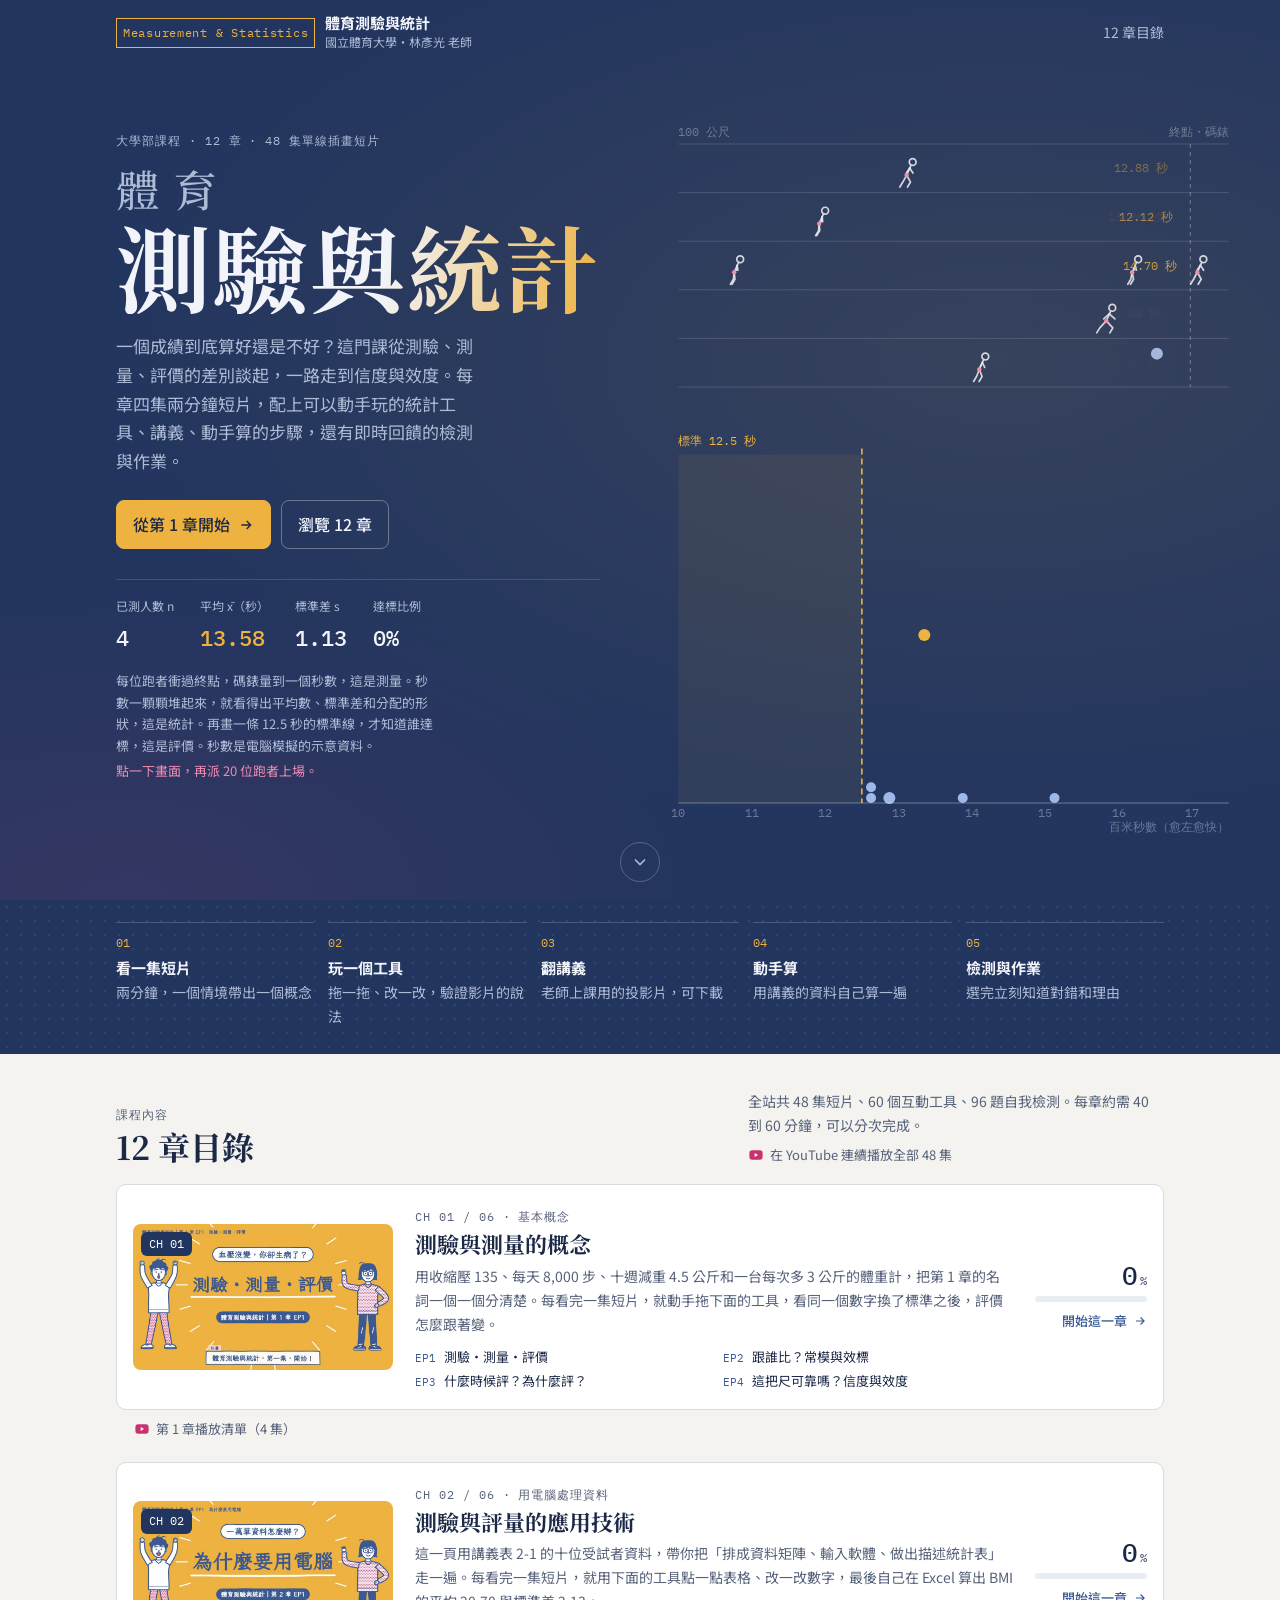
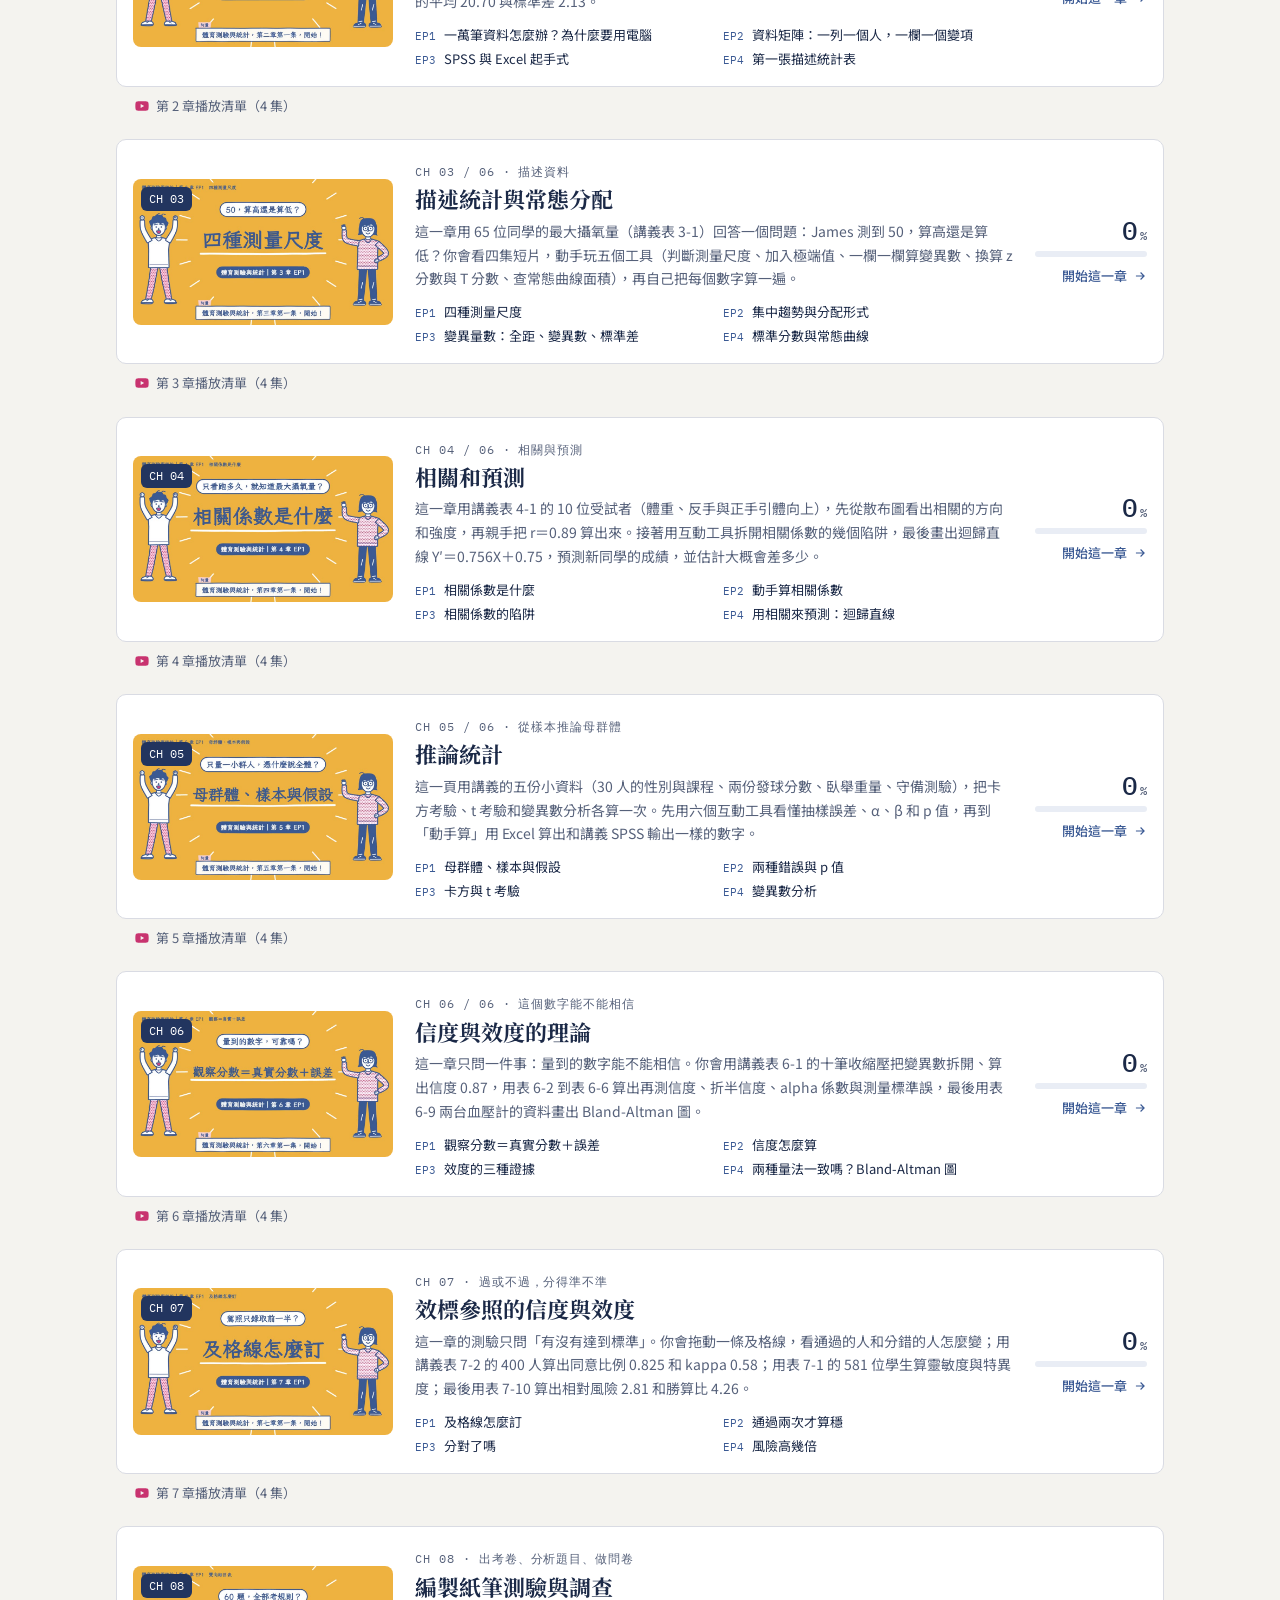
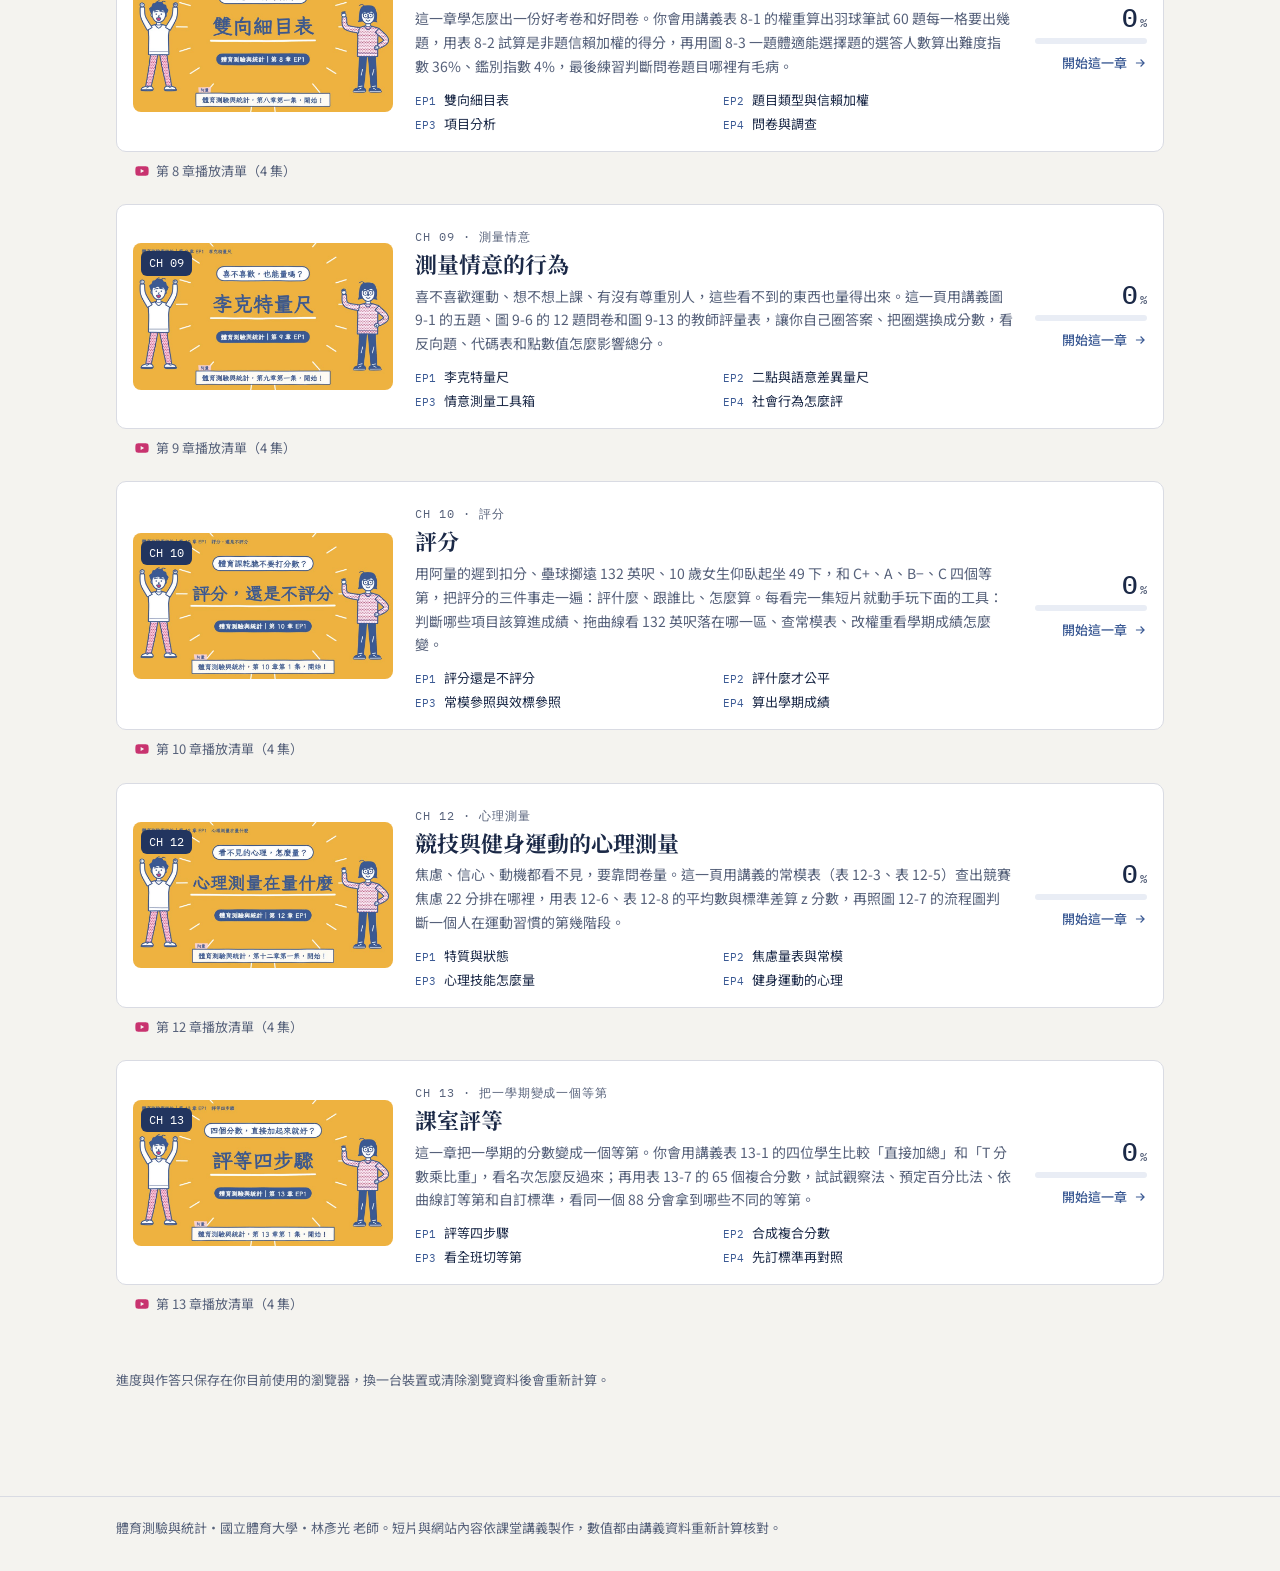
<file: index.html>
<!doctype html>
<html lang="zh-Hant"><head><meta charset="utf-8"><meta name="viewport" content="width=device-width,initial-scale=1,viewport-fit=cover">
<title>體育測驗與統計</title>
<meta name="description" content="國立體育大學「體育測驗與統計」自學網站：十二章、48 集短片、互動統計工具、講義、檢測與作業。">
<link rel="preconnect" href="https://fonts.googleapis.com">
<link rel="preconnect" href="https://fonts.gstatic.com" crossorigin>
<link rel="stylesheet" href="https://fonts.googleapis.com/css2?family=IBM+Plex+Mono:wght@400;500&family=Noto+Sans+TC:wght@400;500;700&family=Noto+Serif+TC:wght@600;700&display=swap">
<style>
body{margin:0}img{max-width:100%}[hidden]{display:none!important}

/* Layout: one chapter, five stages as tabs under a sticky bar; each stage is one focused page with prev/next. Paper ground, deep-teal ink, two analytic marks (teal = mean, amber = median). */
:root{
  --bg:#F5F4EE; --surface:#FFFFFF; --ink:#152826; --muted:#566865; --line:#D8DCD4;
  --accent:#0B7A80; --accent-ink:#FFFFFF; --amber:#B4530A; --soft:#E7EEEB;
  --ok:#1E7B45; --bad:#B42318; --band:#163533; --band-ink:#E8F1EE; --band-muted:#9FBDB7;
  --display:"Noto Serif TC","Songti TC","PMingLiU",serif;
  --body:"Noto Sans TC","PingFang TC","Microsoft JhengHei",system-ui,sans-serif;
  --mono:"IBM Plex Mono",ui-monospace,"SFMono-Regular",Menlo,monospace;
  --r:10px;
}
@media (prefers-color-scheme: dark){:root:not([data-theme="light"]){
  --bg:#0E1716; --surface:#152220; --ink:#E4ECE9; --muted:#9AAEA9; --line:#2B3B38;
  --accent:#45C1C6; --accent-ink:#04201F; --amber:#F0A24A; --soft:#1B2C2A;
  --ok:#5BC98A; --bad:#F2877D; --band:#0A2321; --band-ink:#DDEBE7; --band-muted:#86A8A2; color-scheme:dark}}
:root[data-theme="dark"]{
  --bg:#0E1716; --surface:#152220; --ink:#E4ECE9; --muted:#9AAEA9; --line:#2B3B38;
  --accent:#45C1C6; --accent-ink:#04201F; --amber:#F0A24A; --soft:#1B2C2A;
  --ok:#5BC98A; --bad:#F2877D; --band:#0A2321; --band-ink:#DDEBE7; --band-muted:#86A8A2; color-scheme:dark}
*{box-sizing:border-box}
body{background:var(--bg);color:var(--ink);font-family:var(--body);font-size:16px;line-height:1.7;-webkit-font-smoothing:antialiased;overflow-wrap:break-word}
.hero>*,.top>*,.concept>*,.guide-layout>*{min-width:0}
body::before{content:"";position:fixed;inset:0 0 auto;height:env(safe-area-inset-top,0px);z-index:30;background:var(--band)}
a{color:var(--accent)}
button{font:inherit;cursor:pointer;color:inherit}
:focus-visible{outline:2px solid var(--accent);outline-offset:2px;border-radius:4px}
h1,h2,h3,h4{text-wrap:balance;margin:0}
.wrap{max-width:1080px;margin:0 auto;padding-left:max(16px,env(safe-area-inset-left,0px));padding-right:max(16px,env(safe-area-inset-right,0px))}
.mono{font-family:var(--mono);font-variant-numeric:tabular-nums}
.label{font-family:var(--mono);font-size:12px;letter-spacing:.08em;text-transform:uppercase;color:var(--muted)}

/* top band */
.band{background:var(--band);color:var(--band-ink)}
.top{display:flex;align-items:center;gap:16px;padding-block:14px;flex-wrap:wrap}
.brand{display:flex;align-items:center;gap:10px;margin-right:auto}
.brand-mark{font-family:var(--mono);font-size:12px;border:1px solid var(--band-muted);padding:4px 6px;letter-spacing:.06em}
.brand strong{display:block;font-size:15px;line-height:1.2}
.brand small{display:block;font-size:12px;color:var(--band-muted)}
.meter{display:flex;align-items:center;gap:10px;font-size:13px;color:var(--band-muted)}
.meter-track{width:140px;height:6px;background:rgba(255,255,255,.14);border-radius:3px;overflow:hidden}
.meter-fill{height:100%;background:var(--band-ink);width:0;transition:width .3s ease}
.meter b{color:var(--band-ink);font-family:var(--mono);font-weight:500}
.hero{padding-block:28px 34px;display:grid;grid-template-columns:minmax(0,1.6fr) minmax(0,1fr);gap:32px;align-items:end}
.hero .label{color:var(--band-muted)}
.hero h1{font-family:var(--display);font-size:clamp(28px,4.4vw,44px);line-height:1.2;margin:8px 0 10px;font-weight:700}
.hero p{margin:0;color:var(--band-muted);max-width:56ch}
.hero ul{list-style:none;margin:0;padding:0;display:grid;gap:8px;font-size:14px}
.hero li{display:flex;gap:10px;align-items:baseline;border-top:1px solid rgba(255,255,255,.12);padding-top:8px}
.hero li span{font-family:var(--mono);font-size:12px;color:var(--band-muted)}
.facts{display:flex;flex-wrap:wrap;gap:6px 18px;margin-top:16px;font-size:13px;color:var(--band-muted)}
.facts b{color:var(--band-ink);font-family:var(--mono);font-weight:500}

/* stage bar */
.stagebar{position:sticky;top:env(safe-area-inset-top,0px);z-index:20;background:var(--bg);border-bottom:1px solid var(--line)}
.stages{display:flex;gap:4px;overflow-x:auto;scrollbar-width:none;padding-block:8px}
.stages::-webkit-scrollbar{display:none}
.stage-tab{flex:0 0 auto;display:flex;align-items:center;gap:8px;border:1px solid transparent;background:none;padding:8px 12px;border-radius:8px;font-size:15px;color:var(--muted);transition:background .2s,color .2s}
.stage-tab:hover{background:var(--soft);color:var(--ink)}
.stage-tab[aria-current="page"]{background:var(--surface);border-color:var(--line);color:var(--ink);font-weight:700}
.stage-tab .n{font-family:var(--mono);font-size:12px;width:22px;height:22px;border-radius:50%;display:grid;place-items:center;border:1px solid var(--line)}
.stage-tab.done .n{background:var(--ok);border-color:var(--ok);color:var(--bg)}

main{padding-block:28px 64px}
.stage{display:grid;gap:28px}
.stage[hidden]{display:none}
.stage-head h2{font-family:var(--display);font-size:clamp(24px,3.2vw,32px);line-height:1.25;margin-top:4px}
.stage-head p{margin:8px 0 0;color:var(--muted);max-width:65ch}
.panel{background:var(--surface);border:1px solid var(--line);border-radius:var(--r);padding:20px}
.panel h3{font-size:18px;margin-bottom:6px}
.prose{max-width:68ch}
.prose p{margin:0 0 10px}
.btn{display:inline-flex;align-items:center;gap:8px;border-radius:8px;padding:10px 16px;font-weight:500;border:1px solid var(--line);background:var(--surface);transition:background .2s,border-color .2s,transform .2s}
.btn:hover{border-color:var(--accent)}
.btn.primary{background:var(--accent);border-color:var(--accent);color:var(--accent-ink)}
.btn.primary:hover{transform:translateY(-1px)}
.btn[disabled]{opacity:.5;cursor:not-allowed;transform:none}
.btn svg{width:16px;height:16px;flex:0 0 auto}
.pager{display:flex;justify-content:space-between;gap:12px;flex-wrap:wrap;border-top:1px solid var(--line);padding-top:20px}
.seg{display:inline-flex;border:1px solid var(--line);border-radius:8px;overflow:hidden;background:var(--surface)}
.seg button{border:0;background:none;padding:7px 12px;font-size:14px;color:var(--muted);transition:background .2s,color .2s}
.seg button[aria-pressed="true"]{background:var(--ink);color:var(--bg)}
.controls{display:flex;flex-wrap:wrap;gap:10px 16px;align-items:center}
.controls label{font-size:14px;color:var(--muted);display:flex;gap:8px;align-items:center}
input[type=range]{accent-color:var(--accent)}

/* videos */
.videos{display:grid;grid-template-columns:repeat(3,minmax(0,1fr));gap:16px}
.video{display:flex;flex-direction:column;background:var(--surface);border:1px solid var(--line);border-radius:var(--r);overflow:hidden}
.video .thumb{position:relative;display:block;aspect-ratio:16/9;max-width:100%;background:var(--soft)}
.video .thumb img{width:100%;height:100%;object-fit:cover;display:block}
.video .play{position:absolute;inset:auto 12px 12px auto;width:44px;height:44px;border-radius:50%;background:rgba(10,20,20,.78);display:grid;place-items:center;transition:transform .2s}
.video .thumb:hover .play{transform:translateY(-2px)}
.video .play svg{width:18px;height:18px;fill:#fff;margin-left:3px}
.video .seen{position:absolute;left:10px;top:10px;font-size:12px;background:var(--ok);color:var(--bg);padding:2px 8px;border-radius:20px}
.video .body{padding:14px 16px 16px;display:flex;flex-direction:column;gap:8px;flex:1}
.video h3{font-size:16px;line-height:1.4}
.video p{margin:0;font-size:14px;color:var(--muted)}
.chips{list-style:none;margin:4px 0 0;padding:0;display:grid;gap:2px}
.chips a{display:grid;grid-template-columns:44px 1fr;gap:8px;text-decoration:none;color:var(--ink);font-size:13px;padding:4px 6px;border-radius:6px;transition:background .2s}
.chips a:hover{background:var(--soft)}
.chips .t{font-family:var(--mono);color:var(--accent)}
.note{font-size:13px;color:var(--muted)}

/* concepts */
.concept{display:grid;grid-template-columns:minmax(0,300px) minmax(0,1fr);gap:24px;align-items:start}
.concept-text .num{font-family:var(--mono);font-size:12px;color:var(--accent);letter-spacing:.06em}
.concept-text h3{font-family:var(--display);font-size:22px;margin:4px 0 8px}
.concept-text p{margin:0 0 10px;color:var(--ink)}
.concept-text .tip{font-size:14px;color:var(--muted);border-left:2px solid var(--line);padding-left:12px}
.widget{background:var(--surface);border:1px solid var(--line);border-radius:var(--r);padding:16px;display:grid;gap:12px;min-width:0}
.widget-title{display:flex;justify-content:space-between;gap:12px;flex-wrap:wrap;align-items:baseline}
.widget-title strong{font-size:15px}
.chart{width:100%;overflow-x:auto}
.chart svg{display:block;width:100%;height:auto;min-width:300px}
.chart text{fill:var(--muted);font-family:var(--mono);font-size:11px}
.chart .axis{stroke:var(--line)}
.chart .grid{stroke:var(--line);stroke-dasharray:2 4}
.chart .bar{fill:var(--accent);opacity:.28}
.chart .bar:hover{opacity:.45}
.chart .mean{stroke:var(--accent);stroke-width:2;stroke-dasharray:6 4}
.chart .median{stroke:var(--amber);stroke-width:2}
.chart .meanlab{fill:var(--accent);font-weight:500}
.chart .medlab{fill:var(--amber);font-weight:500}
.chart .box{fill:var(--soft);stroke:var(--ink);stroke-width:1.2}
.chart .whisk{stroke:var(--ink);stroke-width:1.2}
.chart .out{fill:var(--surface);stroke:var(--ink);stroke-width:1.2;cursor:pointer}
.chart .out.ext{fill:var(--ink)}
.chart .out:hover,.chart .out.sel{stroke:var(--amber);stroke-width:2.5}
.chart .grp{fill:var(--ink);font-size:12px}
.chart .dot{fill:var(--ink);cursor:grab;transition:fill .15s}
.chart .dot:hover,.chart .dot.active{fill:var(--amber)}
.chart .iqr{fill:var(--amber);opacity:.12}
.stats{display:grid;grid-template-columns:repeat(auto-fit,minmax(92px,1fr));gap:8px}
.stat{border-top:1px solid var(--line);padding-top:6px}
.stat span{display:block;font-size:12px;color:var(--muted)}
.stat b{font-family:var(--mono);font-weight:500;font-size:16px;font-variant-numeric:tabular-nums}
.stat.mean b{color:var(--accent)} .stat.med b{color:var(--amber)}
.readout{font-size:14px;background:var(--soft);border-radius:8px;padding:10px 12px;margin:0}
.tbl-wrap{overflow-x:auto}
table{border-collapse:collapse;width:100%;font-size:14px}
th,td{text-align:left;padding:7px 10px;border-bottom:1px solid var(--line);white-space:nowrap}
th{font-weight:500;color:var(--muted);font-size:13px}
td.n{font-family:var(--mono);font-variant-numeric:tabular-nums;text-align:right}
th.n{text-align:right}
.example{background:var(--band);color:var(--band-ink);border-radius:var(--r);padding:20px 22px;display:grid;gap:6px}
.example .label{color:var(--band-muted)}
.example p{margin:0;max-width:70ch}

/* slides */
.viewer{display:grid;gap:12px}
.slide-frame{position:relative;background:var(--surface);border:1px solid var(--line);border-radius:var(--r);overflow:hidden;aspect-ratio:16/9;max-width:100%}
.slide-frame img{width:100%;height:100%;object-fit:contain;display:block}
.slide-nav{display:flex;align-items:center;gap:10px;flex-wrap:wrap}
.slide-nav .count{font-family:var(--mono);font-size:14px;margin-right:auto}
.strip{display:flex;gap:8px;overflow-x:auto;padding-bottom:6px}
.strip button{flex:0 0 auto;width:112px;border:2px solid transparent;border-radius:6px;padding:0;background:var(--surface);overflow:hidden;opacity:.7;transition:opacity .2s,border-color .2s}
.strip button img{display:block;width:100%;aspect-ratio:16/9;object-fit:cover}
.strip button[aria-current="true"]{border-color:var(--accent);opacity:1}
.strip button:hover{opacity:1}
.dl-row{display:flex;flex-wrap:wrap;gap:10px}

/* spss */
.files{display:grid;grid-template-columns:repeat(auto-fill,minmax(250px,1fr));gap:10px}
.file{display:flex;gap:12px;align-items:flex-start;border:1px solid var(--line);border-radius:8px;padding:12px;background:var(--surface)}
.file .ext{font-family:var(--mono);font-size:11px;border:1px solid var(--line);border-radius:4px;padding:2px 5px;color:var(--muted);flex:0 0 auto;margin-top:2px}
.file div{min-width:0;flex:1}
.file strong{display:block;font-size:14px;font-weight:500;line-height:1.45}
.file small{display:block;font-size:12px;color:var(--muted);word-break:break-all}
.file button{margin-top:6px;border:0;background:none;color:var(--accent);padding:0;font-size:13px;font-weight:500}
.file .inzip{margin-top:6px;font-size:12px;color:var(--muted)}
.guide-layout{display:grid;grid-template-columns:220px minmax(0,1fr);gap:28px;align-items:start}
.toc{position:sticky;top:calc(env(safe-area-inset-top,0px) + 70px);display:grid;gap:2px;font-size:14px}
.toc a{display:flex;gap:8px;text-decoration:none;color:var(--muted);padding:6px 8px;border-radius:6px;transition:background .2s,color .2s}
.toc a:hover{background:var(--soft);color:var(--ink)}
.toc a.done{color:var(--ok)}
.toc a .ck{width:14px;flex:0 0 auto}
.sec{border:1px solid var(--line);border-radius:var(--r);background:var(--surface);margin-bottom:12px;scroll-margin-top:80px}
.sec>summary{list-style:none;cursor:pointer;padding:16px 18px;display:flex;gap:12px;align-items:center;font-weight:700;font-size:17px}
.sec>summary::-webkit-details-marker{display:none}
.sec>summary .chev{margin-left:auto;transition:transform .2s;width:18px;height:18px;flex:0 0 auto}
.sec[open]>summary .chev{transform:rotate(180deg)}
.sec>summary .badge{font-size:12px;font-weight:500;color:var(--ok);font-family:var(--mono)}
.sec-body{padding:0 18px 18px;border-top:1px solid var(--line)}
.sec-body h3{font-size:17px;margin:22px 0 8px}
.sec-body h4{font-size:15px;margin:18px 0 6px;color:var(--accent)}
.sec-body p,.sec-body li{max-width:72ch}
.sec-body p{margin:0 0 10px}
.sec-body ol,.sec-body ul{margin:0 0 10px;padding-left:22px}
.sec-body code{font-family:var(--mono);font-size:.88em;background:var(--soft);padding:1px 5px;border-radius:4px}
.code{position:relative;background:var(--band);color:var(--band-ink);border-radius:8px;padding:14px 16px;margin:6px 0 12px;overflow-x:auto}
.code pre{margin:0;font-family:var(--mono);font-size:13px;line-height:1.6}
.code button{position:absolute;right:8px;top:8px;font-size:12px;border:1px solid var(--band-muted);background:none;color:var(--band-ink);border-radius:6px;padding:2px 8px}
figure{margin:8px 0 16px}
figure img{display:block;max-width:100%;height:auto;border:1px solid var(--line);border-radius:6px;cursor:zoom-in;background:var(--soft)}
figcaption{font-size:13px;color:var(--muted);margin-top:6px}
.borrowed{font-size:12px;color:var(--amber);margin:0 0 6px}
.sec-done{display:flex;justify-content:flex-end;margin-top:12px}
.slideref{border:1px solid var(--line);border-left:3px solid var(--amber);border-radius:0 8px 8px 0;background:var(--soft);padding:12px 14px;margin:6px 0 14px;display:grid;gap:8px}
.slideref .label{color:var(--amber)}
.slideref p{margin:0;font-size:14px}
.slideref .pics{display:grid;grid-template-columns:repeat(auto-fit,minmax(220px,1fr));gap:10px}
.slideref figure{margin:0}
.slideref img{border-radius:4px}
.slideref figcaption{display:flex;justify-content:space-between;gap:8px}
.slideref figcaption a{font-size:13px}
.lightbox{position:fixed;inset:0;z-index:50;background:rgba(5,12,12,.86);display:grid;place-items:center;padding:max(16px,env(safe-area-inset-top,0px)) max(16px,env(safe-area-inset-right,0px)) max(16px,env(safe-area-inset-bottom,0px)) max(16px,env(safe-area-inset-left,0px))}
.lightbox img{max-width:100%;max-height:85vh;border-radius:6px;background:#fff}
.lightbox p{color:#e8f1ee;font-size:14px;margin:10px 0 0;text-align:center}
.lightbox button{position:absolute;top:calc(env(safe-area-inset-top,0px) + 12px);right:calc(env(safe-area-inset-right,0px) + 12px);background:rgba(255,255,255,.12);border:0;color:#fff;border-radius:8px;padding:8px 12px}

/* quiz & homework */
.qlist{display:grid;gap:14px}
.q{background:var(--surface);border:1px solid var(--line);border-radius:var(--r);padding:18px;display:grid;gap:10px}
.q legend,.q .prompt{font-weight:500;font-size:16px;padding:0;display:flex;gap:10px}
.q .qn{font-family:var(--mono);font-size:13px;color:var(--accent);flex:0 0 auto;padding-top:2px}
fieldset.q{margin:0;min-width:0}
.opts{display:grid;gap:6px}
.opt{display:flex;gap:10px;align-items:flex-start;border:1px solid var(--line);border-radius:8px;padding:9px 12px;cursor:pointer;transition:border-color .2s,background .2s}
.opt:hover{border-color:var(--accent)}
.opt input{margin-top:5px;accent-color:var(--accent)}
.opt.right{border-color:var(--ok);background:color-mix(in srgb,var(--ok) 10%,transparent)}
.opt.wrong{border-color:var(--bad);background:color-mix(in srgb,var(--bad) 8%,transparent)}
.fb{border-radius:8px;padding:10px 12px;font-size:14px;margin:0}
.fb.ok{background:color-mix(in srgb,var(--ok) 12%,transparent)}
.fb.no{background:color-mix(in srgb,var(--bad) 10%,transparent)}
.fb b{display:block;margin-bottom:2px}
.fb.ok b{color:var(--ok)} .fb.no b{color:var(--bad)}
.numrow{display:flex;gap:8px;flex-wrap:wrap;align-items:center}
.numrow input{font:inherit;font-family:var(--mono);width:160px;padding:8px 10px;border:1px solid var(--line);border-radius:8px;background:var(--bg);color:var(--ink)}
textarea{font:inherit;width:100%;min-height:120px;padding:10px 12px;border:1px solid var(--line);border-radius:8px;background:var(--bg);color:var(--ink);resize:vertical}
textarea:focus,.numrow input:focus{outline:none;border-color:var(--accent);box-shadow:0 0 0 3px color-mix(in srgb,var(--accent) 20%,transparent)}
.ref{border-left:3px solid var(--accent);background:var(--soft);border-radius:0 8px 8px 0;padding:12px 14px;font-size:14px}
.ref h4{font-size:14px;margin-bottom:6px;color:var(--accent)}
.ref p{margin:0 0 6px}
.ref table{font-size:13px;background:var(--surface)}
.score{display:flex;gap:16px;align-items:center;flex-wrap:wrap}
.score b{font-family:var(--mono);font-size:28px;font-weight:500}
.status-line{font-size:13px;color:var(--muted)}
.confirm{display:inline-flex;gap:8px;align-items:center;font-size:14px}
.toast{position:fixed;left:50%;bottom:calc(env(safe-area-inset-bottom,0px) + 20px);transform:translateX(-50%);background:var(--ink);color:var(--bg);padding:10px 16px;border-radius:8px;font-size:14px;z-index:60;max-width:calc(100% - 32px)}
footer{border-top:1px solid var(--line);padding-block:20px 32px;font-size:13px;color:var(--muted)}

@media (max-width:860px){
  .hero{grid-template-columns:1fr;gap:20px}
  .videos{grid-template-columns:1fr}
  .concept{grid-template-columns:1fr}
  .guide-layout{grid-template-columns:1fr}
  .toc{position:static;grid-template-columns:repeat(auto-fill,minmax(150px,1fr))}
  .meter-track{width:90px}
}
@media (prefers-reduced-motion:reduce){*{transition:none!important;scroll-behavior:auto!important}}

.chapnav{display:flex;gap:4px;flex-wrap:wrap;align-items:center;padding-bottom:4px}
.chapnav a,.chapnav span{font-family:var(--mono);font-size:12px;text-decoration:none;color:var(--band-muted);border:1px solid rgba(255,255,255,.14);border-radius:6px;padding:3px 7px;transition:color .2s,border-color .2s}
.chapnav a:hover{color:var(--band-ink);border-color:var(--band-muted)}
.chapnav .cur{color:var(--band);background:var(--band-ink);border-color:var(--band-ink)}
.chapnav .home{font-family:var(--body);font-size:13px}
.concept.solo{grid-template-columns:minmax(0,1fr)}
.concept.solo .concept-text{max-width:68ch}
.ct{border-collapse:separate;border-spacing:0;font-size:14px;width:auto;min-width:100%}
.ct th,.ct td{border-bottom:1px solid var(--line);padding:8px 10px;text-align:right;white-space:nowrap}
.ct th:first-child,.ct td:first-child{text-align:left}
.ct td.cell{cursor:pointer;font-family:var(--mono);transition:background .2s}
.ct td.cell:hover{background:var(--soft)}
.ct td.num,.ct td.tot{font-family:var(--mono)}
.ct .hl-num{background:color-mix(in srgb,var(--accent) 22%,transparent);font-weight:700}
.ct .hl-den{background:color-mix(in srgb,var(--amber) 16%,transparent)}
.ct input{width:72px;font:inherit;font-family:var(--mono);text-align:right;padding:5px 7px;border:1px solid var(--line);border-radius:6px;background:var(--bg);color:var(--ink)}
.ct .exp{display:block;font-size:11px;color:var(--muted)}
.ct .exp.low{color:var(--bad);font-weight:700}
.frac{font-family:var(--mono);font-size:18px}
.frac b{color:var(--accent);font-weight:500}
.frac i{font-style:normal;color:var(--amber)}
.slider-row{display:grid;grid-template-columns:repeat(auto-fit,minmax(170px,1fr));gap:8px 18px}
.slider-row label{display:grid;gap:2px;font-size:13px;color:var(--muted)}
.slider-row label span{display:flex;justify-content:space-between}
.slider-row label b{font-family:var(--mono);font-weight:500;color:var(--ink)}
.slider-row input[type=range]{width:100%}
.chart .area-p{fill:var(--accent);opacity:.35}
.chart .area-r{fill:var(--amber);opacity:.18}
.chart .curve{fill:none;stroke:var(--ink);stroke-width:1.6}
.chart .curve2{fill:none;stroke:var(--amber);stroke-width:1.6}
.chart .curve3{fill:none;stroke:var(--accent);stroke-width:1.6}
.chart .zline{stroke:var(--ink);stroke-width:2}
.chart .bar2{fill:var(--amber);opacity:.55}
.chart .bar.sel,.chart .bar.ext{opacity:.8}
.chart .bar2.sel{opacity:.95}
.chart .ci-hit{stroke:var(--accent);stroke-width:1.6}
.chart .ci-miss{stroke:var(--amber);stroke-width:2.4}
.chart .ptA{fill:var(--accent)}
.chart .ptB{fill:var(--amber)}
.chart .ptN{fill:var(--ink);opacity:.55}
.chart .fit{stroke:var(--ink);stroke-width:2}
.chart .fitA{stroke:var(--accent);stroke-width:2}
.chart .fitB{stroke:var(--amber);stroke-width:2}
.chart .drag{cursor:grab}
.decision{font-weight:700}
.decision.rej{color:var(--accent)} .decision.keep{color:var(--amber)}
.legend{display:flex;gap:14px;flex-wrap:wrap;font-size:13px;color:var(--muted)}
.legend i{display:inline-block;width:12px;height:12px;border-radius:2px;margin-right:6px;vertical-align:-1px}
.num-in{width:96px;font:inherit;font-variant-numeric:tabular-nums;padding:6px 8px;border:1px solid var(--line);border-radius:6px;background:var(--surface);color:var(--ink)}
.num-in:focus{outline:2px solid var(--accent);outline-offset:1px}
.in-row{display:flex;flex-wrap:wrap;gap:10px 18px;align-items:center;margin:10px 0}
.in-row label{display:flex;align-items:center;gap:8px}
.in-row .btn{padding:5px 10px;font-size:13px}
.area-q{fill:var(--amber);opacity:.4}

/* ===== 體育測驗與統計：沿用短片的配色（海軍藍單線、粉紅、芥末黃、米白紙） ===== */
:root{
  --bg:#F4F3EF; --surface:#FFFFFF; --ink:#1B2947; --muted:#56617A; --line:#D9DBE3;
  --accent:#3B5A94; --accent-ink:#FFFFFF; --amber:#C8336F; --soft:#E9EDF5;
  --ok:#1E7B45; --bad:#B42318; --band:#22355F; --band-ink:#F2F4FA; --band-muted:#AEBBD6;
  --mustard:#EDB23F; --pink:#D6457F;
}
@media (prefers-color-scheme: dark){:root:not([data-theme="light"]){
  --bg:#0F1524; --surface:#172036; --ink:#E6EAF4; --muted:#9BA6C0; --line:#2B3654;
  --accent:#8FB0EE; --accent-ink:#0B1530; --amber:#F08BB3; --soft:#1D2843;
  --ok:#5BC98A; --bad:#F2877D; --band:#141D36; --band-ink:#E3E9F7; --band-muted:#8E9DC0; color-scheme:dark}}
:root[data-theme="dark"]{
  --bg:#0F1524; --surface:#172036; --ink:#E6EAF4; --muted:#9BA6C0; --line:#2B3654;
  --accent:#8FB0EE; --accent-ink:#0B1530; --amber:#F08BB3; --soft:#1D2843;
  --ok:#5BC98A; --bad:#F2877D; --band:#141D36; --band-ink:#E3E9F7; --band-muted:#8E9DC0; color-scheme:dark}
.band{background-image:radial-gradient(rgba(255,255,255,.07) 1.4px,transparent 1.6px);background-size:14px 14px}
.brand-mark{border-color:var(--mustard);color:var(--mustard)}
.meter-fill{background:var(--mustard)}
.chapnav .cur{background:var(--mustard);border-color:var(--mustard);color:#1B2947}
.hero li span{color:var(--mustard)}

/* 影片直接在頁面播放 */
.video .thumb.vp{background:#0b1020}
.video .thumb.vp video{width:100%;height:100%;display:block;background:#0b1020}
.video .seen{pointer-events:none;z-index:1}
.chips button{display:grid;grid-template-columns:44px 1fr;gap:8px;width:100%;text-align:left;background:none;border:0;color:var(--ink);font-size:13px;padding:4px 6px;border-radius:6px;transition:background .2s}
.chips button:hover{background:var(--soft)}
.ep-badge svg{display:block}

/* 互動工具共用：小表格、可編輯數列 */
.wtbl{border-collapse:collapse;font-size:14px;width:100%}
.wtbl th,.wtbl td{border-bottom:1px solid var(--line);padding:6px 8px;text-align:right;font-variant-numeric:tabular-nums}
.wtbl th{font-weight:500;color:var(--muted);font-size:13px}
.wtbl th:first-child,.wtbl td:first-child{text-align:left}
.wtbl tr.sum td{font-weight:700;border-top:2px solid var(--ink);border-bottom:0}
.wtbl input{width:68px;font:inherit;font-family:var(--mono);text-align:right;padding:4px 6px;border:1px solid var(--line);border-radius:6px;background:var(--bg);color:var(--ink)}
.wtbl .hl{background:color-mix(in srgb,var(--mustard) 28%,transparent)}
.widget textarea.nums{width:100%;min-height:64px;font:inherit;font-family:var(--mono);font-size:14px;padding:8px 10px;border:1px solid var(--line);border-radius:8px;background:var(--bg);color:var(--ink);resize:vertical}
.formula{font-family:var(--mono);font-size:14px;background:var(--soft);border-radius:8px;padding:10px 12px;overflow-x:auto;white-space:nowrap}
.formula b{color:var(--accent);font-weight:500}.formula i{font-style:normal;color:var(--amber)}
.tagrow{display:flex;flex-wrap:wrap;gap:8px}
.tag{font-size:13px;border:1px solid var(--line);border-radius:20px;padding:3px 12px;background:var(--surface);color:var(--ink)}
.tag[aria-pressed="true"],.tag.on{background:var(--accent);border-color:var(--accent);color:var(--accent-ink)}
.tag.right{background:var(--ok);border-color:var(--ok);color:#fff}.tag.wrong{background:var(--bad);border-color:var(--bad);color:#fff}
.chart .pt{fill:var(--accent)}.chart .pt2{fill:var(--amber)}
.chart .ln{stroke:var(--accent);stroke-width:2;fill:none}.chart .ln2{stroke:var(--amber);stroke-width:2;fill:none}
.chart .dash{stroke:var(--muted);stroke-width:1.2;stroke-dasharray:5 4;fill:none}
.chart .bar{fill:var(--accent);opacity:.8}.chart .bar2{fill:var(--amber);opacity:.8}
.chart .must{fill:var(--mustard)}.chart .lnm{stroke:var(--mustard);stroke-width:2.4;fill:none}

/* 框架修正：長題目的框線、作業參考表格在手機溢出、表格文字換行、目標標籤不折行 */
.q>*{min-width:0}
.q legend{float:left;width:100%}
.sec-body td,.sec-body th,.ref td,.ref th{white-space:normal}
.hero li span{flex:0 0 auto;white-space:nowrap}
.formula{white-space:normal;overflow-wrap:anywhere}
.sec-body .tbl-wrap,.ref .tbl-wrap{margin:0 0 12px}

/* YouTube 內嵌播放 */
.video .thumb.yt{cursor:pointer}
.video .thumb iframe{width:100%;height:100%;border:0;display:block}
.ytlink{font-size:12px;color:var(--muted);margin-top:auto;align-self:flex-start}
.ytlink:hover{color:var(--accent)}

/* ===== animated intro ===== */
.intro{--ball:#5CC9CE;--curve:#F0A24A;--peg:rgba(232,241,238,.38);position:relative;min-height:100vh;min-height:100svh;background:var(--band);color:var(--band-ink);overflow:hidden;display:flex;flex-direction:column;isolation:isolate}
.intro::after{content:"";position:absolute;inset:0;z-index:-1;pointer-events:none;background:radial-gradient(120% 90% at 78% 40%,rgba(92,201,206,.10),transparent 60%),radial-gradient(80% 60% at 10% 100%,rgba(240,162,74,.08),transparent 60%)}
#galton{position:absolute;inset:0;width:100%;height:100%;z-index:-1;cursor:pointer;touch-action:manipulation}
.intro>.wrap{width:100%}
.intro a{text-decoration:none}
.intro .brand-mark{white-space:nowrap}
.intro-top{position:relative;z-index:1}
.top-link{margin-left:auto;font-size:14px;color:var(--band-muted);border-bottom:1px solid transparent;transition:color .2s,border-color .2s}
.top-link:hover{color:var(--band-ink);border-color:var(--band-muted)}
.intro-body{flex:1;display:flex;align-items:center;position:relative;z-index:1;pointer-events:none;padding-block:12px 72px}
.intro-text{max-width:min(520px,48%);pointer-events:auto}
.intro .label{color:var(--band-muted)}
.intro h1{font-family:var(--display);font-weight:700;line-height:1.02;margin:14px 0 18px;font-size:clamp(48px,7.4vw,96px);letter-spacing:.02em}
.intro h1 .t1{display:block;font-size:.46em;letter-spacing:.3em;color:var(--band-muted);font-weight:500;margin-bottom:.15em}
.intro h1 .t2{display:block;background:linear-gradient(100deg,var(--band-ink) 0%,var(--band-ink) 55%,var(--ball) 100%);-webkit-background-clip:text;background-clip:text;color:transparent}
.intro .sub{color:var(--band-muted);font-size:17px;margin:0 0 24px;max-width:40ch}
.cta{display:flex;flex-wrap:wrap;gap:10px}
.intro .btn.primary{background:var(--ball);border-color:var(--ball);color:#04201F}
.intro .btn.primary:hover{box-shadow:0 8px 24px -8px rgba(92,201,206,.6)}
.btn.ghost{background:transparent;color:var(--band-ink);border-color:rgba(232,241,238,.35)}
.btn.ghost:hover{border-color:var(--band-ink)}
.live{display:flex;gap:28px;margin-top:30px;padding-top:16px;border-top:1px solid rgba(232,241,238,.16)}
.live div{display:grid;gap:2px}
.live span{font-size:12px;color:var(--band-muted)}
.live b{font-family:var(--mono);font-weight:500;font-size:22px;font-variant-numeric:tabular-nums;color:var(--band-ink)}
.live div:nth-child(2) b{color:var(--ball)}
.intro .cap{font-size:13px;color:var(--band-muted);margin:14px 0 0;max-width:46ch;line-height:1.65}
.intro .cap .hint{display:block;color:var(--curve);margin-top:4px}
.scroll-cue{position:absolute;left:50%;bottom:18px;transform:translateX(-50%);width:40px;height:40px;display:grid;place-items:center;border-radius:50%;border:1px solid rgba(232,241,238,.25);color:var(--band-muted);z-index:1;animation:cue 2.2s ease-in-out infinite}
.scroll-cue svg{width:20px;height:20px}
.scroll-cue:hover{color:var(--band-ink);border-color:var(--band-ink)}
@keyframes cue{0%,100%{transform:translate(-50%,0)}50%{transform:translate(-50%,6px)}}
.rv{opacity:0;transform:translateY(18px);animation:rv .9s cubic-bezier(.2,.7,.2,1) forwards;animation-delay:calc(var(--d) * 120ms + 150ms)}
@keyframes rv{to{opacity:1;transform:none}}
.flowband{padding-block:22px 26px}
#chapters{scroll-margin-top:12px}
.chrow.pre{opacity:0;transform:translateY(24px)}
.chrow.in{opacity:1;transform:none;transition:opacity .7s ease,transform .7s cubic-bezier(.2,.7,.2,1)}
.chrow{transition:border-color .2s,box-shadow .2s}
.chrow:hover{border-color:var(--accent);box-shadow:0 10px 30px -18px rgba(11,122,128,.45)}
@media (max-width:900px){
 .intro-body{align-items:flex-start;padding-top:8px;padding-bottom:calc(min(48svh,440px) + 40px)}
 .intro-text{max-width:100%}
 .intro .brand small{display:none}
 .top-link{display:none}
 .intro h1{font-size:clamp(44px,13vw,72px);margin:10px 0 12px}
 .intro .sub{font-size:15px;margin-bottom:18px}
 .live{margin-top:20px;gap:22px}
 .live b{font-size:19px}
 .intro .cap{display:none}
 .scroll-cue{display:none}
}
@media (prefers-reduced-motion:reduce){.rv{animation:none;opacity:1;transform:none}.scroll-cue{animation:none}.chrow.pre{opacity:1;transform:none}}

#hero{position:absolute;inset:0;width:100%;height:100%;z-index:-1;cursor:pointer;touch-action:manipulation}
.live{flex-wrap:wrap;gap:14px 26px}
.intro{--ball:#EDB23F;--curve:#F08BB3;--peg:rgba(226,232,247,.38)}
.intro::after{background:radial-gradient(120% 90% at 78% 40%,rgba(237,178,63,.10),transparent 60%),radial-gradient(80% 60% at 10% 100%,rgba(214,69,127,.10),transparent 60%)}
.intro h1 .t2{background:linear-gradient(100deg,var(--band-ink) 0%,var(--band-ink) 55%,var(--ball) 100%);-webkit-background-clip:text;background-clip:text;color:transparent}
.intro .btn.primary{background:var(--ball);border-color:var(--ball);color:#1B2947}
.intro .btn.primary:hover{box-shadow:0 8px 24px -8px rgba(237,178,63,.6)}
.live div:nth-child(2) b{color:var(--ball)}
.flow{list-style:none;margin:0;padding:0;display:grid;grid-template-columns:repeat(5,minmax(0,1fr));gap:14px;counter-reset:f}
.flow li{counter-increment:f;border-top:1px solid rgba(255,255,255,.18);padding-top:10px;font-size:14px;color:var(--band-muted)}
.flow li::before{content:"0" counter(f);display:block;font-family:var(--mono);font-size:12px;color:var(--mustard);margin-bottom:2px}
.flow b{display:block;color:var(--band-ink);font-size:15px;font-weight:700}
.home-head{display:flex;align-items:end;justify-content:space-between;gap:16px;flex-wrap:wrap;margin-bottom:18px}
.home-head h2{font-family:var(--display);font-size:clamp(24px,3.2vw,32px);line-height:1.25}
.home-head p{margin:0;color:var(--muted);font-size:14px;max-width:52ch}
.chlist{display:grid;gap:16px;padding-bottom:48px}
.chrow{display:grid;grid-template-columns:minmax(0,260px) minmax(0,1fr) auto;gap:22px;align-items:center;background:var(--surface);border:1px solid var(--line);border-radius:var(--r);padding:16px;text-decoration:none;color:var(--ink)}
.chrow:hover{border-color:var(--accent);box-shadow:0 10px 30px -18px rgba(59,90,148,.5)}
.chrow .pic{position:relative;aspect-ratio:16/9;border-radius:8px;overflow:hidden;background:var(--soft)}
.chrow .pic img{width:100%;height:100%;object-fit:cover;display:block}
.chrow .pic span{position:absolute;left:8px;top:8px;font-family:var(--mono);font-size:12px;background:#22355F;color:#fff;border-radius:6px;padding:2px 8px}
.chrow h3{font-family:var(--display);font-size:22px;line-height:1.3;margin:2px 0 6px}
.chrow p{margin:0 0 10px;font-size:14px;color:var(--muted)}
.chrow ol{list-style:none;margin:0;padding:0;display:grid;grid-template-columns:repeat(2,minmax(0,1fr));gap:2px 18px;font-size:13px}
.chrow ol li{display:flex;gap:8px;align-items:baseline;min-width:0}
.chrow ol li span{font-family:var(--mono);font-size:11px;color:var(--accent);flex:0 0 auto}
.chrow .go{display:grid;gap:8px;justify-items:end;min-width:112px}
.chrow .pct{font-family:var(--mono);font-size:26px;font-weight:500;font-variant-numeric:tabular-nums;line-height:1}
.chrow .pct small{font-size:12px;color:var(--muted);margin-left:2px}
.chrow .bar{width:112px;height:6px;border-radius:3px;background:var(--soft);overflow:hidden}
.chrow .bar i{display:block;height:100%;width:0;background:var(--accent);transition:width .4s ease}
.chrow.done .bar i{background:var(--ok)}
.chrow .cta{font-size:13px;color:var(--accent);display:inline-flex;align-items:center;gap:6px;font-weight:500}
.chrow .cta svg{width:14px;height:14px}
.chyt,.allyt{display:inline-flex;align-items:center;gap:6px;font-size:13px;color:var(--muted);text-decoration:none}
.chyt svg,.allyt svg{width:16px;height:16px;color:var(--amber);flex:0 0 auto}
.chyt:hover,.allyt:hover{color:var(--accent);text-decoration:underline}
.chyt{margin:-8px 0 6px 18px;width:max-content}
.allyt{display:flex;margin-top:6px}
.home-note{font-size:13px;color:var(--muted);margin:0 0 40px}
@media (max-width:860px){
 .flow{grid-template-columns:1fr 1fr}
 .chrow{grid-template-columns:1fr;gap:12px}
 .chrow ol{grid-template-columns:1fr}
 .chrow .go{grid-template-columns:auto 1fr auto;align-items:center;justify-items:start;min-width:0}
 .chrow .bar{width:100%}
}
</style></head>
<body>
<section class="intro" id="top" aria-labelledby="intro-title">
 <canvas id="hero" aria-hidden="true"></canvas>
 <div class="wrap top intro-top"><div class="brand"><span class="brand-mark">Measurement &amp; Statistics</span><span><strong>體育測驗與統計</strong><small>國立體育大學・林彥光 老師</small></span></div><a class="top-link" href="#chapters">12 章目錄</a></div>
 <div class="wrap intro-body">
  <div class="intro-text">
   <span class="label rv" style="--d:0">大學部課程 · 12 章 · 48 集單線插畫短片</span>
   <h1 id="intro-title" class="rv" style="--d:1"><span class="t1">體育</span><span class="t2">測驗與統計</span></h1>
   <p class="sub rv" style="--d:2">一個成績到底算好還是不好？這門課從測驗、測量、評價的差別談起，一路走到信度與效度。每章四集兩分鐘短片，配上可以動手玩的統計工具、講義、動手算的步驟，還有即時回饋的檢測與作業。</p>
   <div class="cta rv" style="--d:3"><a class="btn primary" href="ch1/index.html">從第 1 章開始 <svg viewBox="0 0 24 24" fill="none" stroke="currentColor" stroke-width="2"><path d="M5 12h14M13 6l6 6-6 6"/></svg></a><a class="btn ghost" href="#chapters">瀏覽 12 章</a></div>
   <div class="live rv" style="--d:4" aria-live="off">
    <div><span>已測人數 n</span><b id="gN">0</b></div><div><span>平均 x̄（秒）</span><b id="gM">—</b></div><div><span>標準差 s</span><b id="gS">—</b></div><div><span>達標比例</span><b id="gP">—</b></div>
   </div>
   <p class="cap rv" style="--d:5">每位跑者衝過終點，碼錶量到一個秒數，這是測量。秒數一顆顆堆起來，就看得出平均數、標準差和分配的形狀，這是統計。再畫一條 12.5 秒的標準線，才知道誰達標，這是評價。秒數是電腦模擬的示意資料。<span class="hint">點一下畫面，再派 20 位跑者上場。</span></p>
  </div>
 </div>
 <a class="scroll-cue" href="#chapters" aria-label="往下看章節目錄"><svg viewBox="0 0 24 24" fill="none" stroke="currentColor" stroke-width="2"><path d="M6 9l6 6 6-6"/></svg></a>
</section>
<div class="band"><div class="wrap flowband"><ol class="flow"><li><b>看一集短片</b>兩分鐘，一個情境帶出一個概念</li><li><b>玩一個工具</b>拖一拖、改一改，驗證影片的說法</li><li><b>翻講義</b>老師上課用的投影片，可下載</li><li><b>動手算</b>用講義的資料自己算一遍</li><li><b>檢測與作業</b>選完立刻知道對錯和理由</li></ol></div></div>
<main class="wrap" id="chapters" style="padding-top:36px"><div class="home-head"><div><span class="label">課程內容</span><h2>12 章目錄</h2></div><p>全站共 48 集短片、60 個互動工具、96 題自我檢測。每章約需 40 到 60 分鐘，可以分次完成。<a class="allyt" href="https://www.youtube.com/playlist?list=PLI-QEvDoKmEA" target="_blank" rel="noopener"><svg viewBox="0 0 24 24" fill="currentColor" aria-hidden="true"><path d="M21.6 7.2a2.5 2.5 0 0 0-1.8-1.8C18.2 5 12 5 12 5s-6.2 0-7.8.4A2.5 2.5 0 0 0 2.4 7.2 26 26 0 0 0 2 12a26 26 0 0 0 .4 4.8 2.5 2.5 0 0 0 1.8 1.8C5.8 19 12 19 12 19s6.2 0 7.8-.4a2.5 2.5 0 0 0 1.8-1.8A26 26 0 0 0 22 12a26 26 0 0 0-.4-4.8zM10 15V9l5.2 3L10 15z"/></svg>在 YouTube 連續播放全部 48 集</a></p></div>
<div class="chlist">
<a class="chrow" href="ch1/index.html" data-ch="1"><div class="pic"><img src="ch1/thumbs/ep1.jpg" alt="" loading="lazy"><span>CH 01</span></div><div><span class="label">CH 01 / 06 · 基本概念</span><h3>測驗與測量的概念</h3><p>用收縮壓 135、每天 8,000 步、十週減重 4.5 公斤和一台每次多 3 公斤的體重計，把第 1 章的名詞一個一個分清楚。每看完一集短片，就動手拖下面的工具，看同一個數字換了標準之後，評價怎麼跟著變。</p><ol><li><span>EP1</span>測驗・測量・評價</li><li><span>EP2</span>跟誰比？常模與效標</li><li><span>EP3</span>什麼時候評？為什麼評？</li><li><span>EP4</span>這把尺可靠嗎？信度與效度</li></ol></div><div class="go"><div class="pct">0<small>%</small></div><div class="bar"><i></i></div><span class="cta"><span>開始這一章</span><svg viewBox="0 0 24 24" fill="none" stroke="currentColor" stroke-width="2"><path d="M5 12h14M13 6l6 6-6 6"/></svg></span></div></a>
<a class="chyt" href="https://www.youtube.com/playlist?list=PLL1gDochNhs0" target="_blank" rel="noopener"><svg viewBox="0 0 24 24" fill="currentColor" aria-hidden="true"><path d="M21.6 7.2a2.5 2.5 0 0 0-1.8-1.8C18.2 5 12 5 12 5s-6.2 0-7.8.4A2.5 2.5 0 0 0 2.4 7.2 26 26 0 0 0 2 12a26 26 0 0 0 .4 4.8 2.5 2.5 0 0 0 1.8 1.8C5.8 19 12 19 12 19s6.2 0 7.8-.4a2.5 2.5 0 0 0 1.8-1.8A26 26 0 0 0 22 12a26 26 0 0 0-.4-4.8zM10 15V9l5.2 3L10 15z"/></svg>第 1 章播放清單（4 集）</a>
<a class="chrow" href="ch2/index.html" data-ch="2"><div class="pic"><img src="ch2/thumbs/ep1.jpg" alt="" loading="lazy"><span>CH 02</span></div><div><span class="label">CH 02 / 06 · 用電腦處理資料</span><h3>測驗與評量的應用技術</h3><p>這一頁用講義表 2-1 的十位受試者資料，帶你把「排成資料矩陣、輸入軟體、做出描述統計表」走一遍。每看完一集短片，就用下面的工具點一點表格、改一改數字，最後自己在 Excel 算出 BMI 的平均 20.70 與標準差 2.13。</p><ol><li><span>EP1</span>一萬筆資料怎麼辦？為什麼要用電腦</li><li><span>EP2</span>資料矩陣：一列一個人，一欄一個變項</li><li><span>EP3</span>SPSS 與 Excel 起手式</li><li><span>EP4</span>第一張描述統計表</li></ol></div><div class="go"><div class="pct">0<small>%</small></div><div class="bar"><i></i></div><span class="cta"><span>開始這一章</span><svg viewBox="0 0 24 24" fill="none" stroke="currentColor" stroke-width="2"><path d="M5 12h14M13 6l6 6-6 6"/></svg></span></div></a>
<a class="chyt" href="https://www.youtube.com/playlist?list=PLY5eggl_pW5o" target="_blank" rel="noopener"><svg viewBox="0 0 24 24" fill="currentColor" aria-hidden="true"><path d="M21.6 7.2a2.5 2.5 0 0 0-1.8-1.8C18.2 5 12 5 12 5s-6.2 0-7.8.4A2.5 2.5 0 0 0 2.4 7.2 26 26 0 0 0 2 12a26 26 0 0 0 .4 4.8 2.5 2.5 0 0 0 1.8 1.8C5.8 19 12 19 12 19s6.2 0 7.8-.4a2.5 2.5 0 0 0 1.8-1.8A26 26 0 0 0 22 12a26 26 0 0 0-.4-4.8zM10 15V9l5.2 3L10 15z"/></svg>第 2 章播放清單（4 集）</a>
<a class="chrow" href="ch3/index.html" data-ch="3"><div class="pic"><img src="ch3/thumbs/ep1.jpg" alt="" loading="lazy"><span>CH 03</span></div><div><span class="label">CH 03 / 06 · 描述資料</span><h3>描述統計與常態分配</h3><p>這一章用 65 位同學的最大攝氧量（講義表 3-1）回答一個問題：James 測到 50，算高還是算低？你會看四集短片，動手玩五個工具（判斷測量尺度、加入極端值、一欄一欄算變異數、換算 z 分數與 T 分數、查常態曲線面積），再自己把每個數字算一遍。</p><ol><li><span>EP1</span>四種測量尺度</li><li><span>EP2</span>集中趨勢與分配形式</li><li><span>EP3</span>變異量數：全距、變異數、標準差</li><li><span>EP4</span>標準分數與常態曲線</li></ol></div><div class="go"><div class="pct">0<small>%</small></div><div class="bar"><i></i></div><span class="cta"><span>開始這一章</span><svg viewBox="0 0 24 24" fill="none" stroke="currentColor" stroke-width="2"><path d="M5 12h14M13 6l6 6-6 6"/></svg></span></div></a>
<a class="chyt" href="https://www.youtube.com/playlist?list=PLPcMscIV_MaM" target="_blank" rel="noopener"><svg viewBox="0 0 24 24" fill="currentColor" aria-hidden="true"><path d="M21.6 7.2a2.5 2.5 0 0 0-1.8-1.8C18.2 5 12 5 12 5s-6.2 0-7.8.4A2.5 2.5 0 0 0 2.4 7.2 26 26 0 0 0 2 12a26 26 0 0 0 .4 4.8 2.5 2.5 0 0 0 1.8 1.8C5.8 19 12 19 12 19s6.2 0 7.8-.4a2.5 2.5 0 0 0 1.8-1.8A26 26 0 0 0 22 12a26 26 0 0 0-.4-4.8zM10 15V9l5.2 3L10 15z"/></svg>第 3 章播放清單（4 集）</a>
<a class="chrow" href="ch4/index.html" data-ch="4"><div class="pic"><img src="ch4/thumbs/ep1.jpg" alt="" loading="lazy"><span>CH 04</span></div><div><span class="label">CH 04 / 06 · 相關與預測</span><h3>相關和預測</h3><p>這一章用講義表 4-1 的 10 位受試者（體重、反手與正手引體向上），先從散布圖看出相關的方向和強度，再親手把 r＝0.89 算出來。接著用互動工具拆開相關係數的幾個陷阱，最後畫出迴歸直線 Y′＝0.756X＋0.75，預測新同學的成績，並估計大概會差多少。</p><ol><li><span>EP1</span>相關係數是什麼</li><li><span>EP2</span>動手算相關係數</li><li><span>EP3</span>相關係數的陷阱</li><li><span>EP4</span>用相關來預測：迴歸直線</li></ol></div><div class="go"><div class="pct">0<small>%</small></div><div class="bar"><i></i></div><span class="cta"><span>開始這一章</span><svg viewBox="0 0 24 24" fill="none" stroke="currentColor" stroke-width="2"><path d="M5 12h14M13 6l6 6-6 6"/></svg></span></div></a>
<a class="chyt" href="https://www.youtube.com/playlist?list=PLVhp50Zj1lvg" target="_blank" rel="noopener"><svg viewBox="0 0 24 24" fill="currentColor" aria-hidden="true"><path d="M21.6 7.2a2.5 2.5 0 0 0-1.8-1.8C18.2 5 12 5 12 5s-6.2 0-7.8.4A2.5 2.5 0 0 0 2.4 7.2 26 26 0 0 0 2 12a26 26 0 0 0 .4 4.8 2.5 2.5 0 0 0 1.8 1.8C5.8 19 12 19 12 19s6.2 0 7.8-.4a2.5 2.5 0 0 0 1.8-1.8A26 26 0 0 0 22 12a26 26 0 0 0-.4-4.8zM10 15V9l5.2 3L10 15z"/></svg>第 4 章播放清單（4 集）</a>
<a class="chrow" href="ch5/index.html" data-ch="5"><div class="pic"><img src="ch5/thumbs/ep1.jpg" alt="" loading="lazy"><span>CH 05</span></div><div><span class="label">CH 05 / 06 · 從樣本推論母群體</span><h3>推論統計</h3><p>這一頁用講義的五份小資料（30 人的性別與課程、兩份發球分數、臥舉重量、守備測驗），把卡方考驗、t 考驗和變異數分析各算一次。先用六個互動工具看懂抽樣誤差、α、β 和 p 值，再到「動手算」用 Excel 算出和講義 SPSS 輸出一樣的數字。</p><ol><li><span>EP1</span>母群體、樣本與假設</li><li><span>EP2</span>兩種錯誤與 p 值</li><li><span>EP3</span>卡方與 t 考驗</li><li><span>EP4</span>變異數分析</li></ol></div><div class="go"><div class="pct">0<small>%</small></div><div class="bar"><i></i></div><span class="cta"><span>開始這一章</span><svg viewBox="0 0 24 24" fill="none" stroke="currentColor" stroke-width="2"><path d="M5 12h14M13 6l6 6-6 6"/></svg></span></div></a>
<a class="chyt" href="https://www.youtube.com/playlist?list=PLHrOfkGy3M_M" target="_blank" rel="noopener"><svg viewBox="0 0 24 24" fill="currentColor" aria-hidden="true"><path d="M21.6 7.2a2.5 2.5 0 0 0-1.8-1.8C18.2 5 12 5 12 5s-6.2 0-7.8.4A2.5 2.5 0 0 0 2.4 7.2 26 26 0 0 0 2 12a26 26 0 0 0 .4 4.8 2.5 2.5 0 0 0 1.8 1.8C5.8 19 12 19 12 19s6.2 0 7.8-.4a2.5 2.5 0 0 0 1.8-1.8A26 26 0 0 0 22 12a26 26 0 0 0-.4-4.8zM10 15V9l5.2 3L10 15z"/></svg>第 5 章播放清單（4 集）</a>
<a class="chrow" href="ch6/index.html" data-ch="6"><div class="pic"><img src="ch6/thumbs/ep1.jpg" alt="" loading="lazy"><span>CH 06</span></div><div><span class="label">CH 06 / 06 · 這個數字能不能相信</span><h3>信度與效度的理論</h3><p>這一章只問一件事：量到的數字能不能相信。你會用講義表 6-1 的十筆收縮壓把變異數拆開、算出信度 0.87，用表 6-2 到表 6-6 算出再測信度、折半信度、alpha 係數與測量標準誤，最後用表 6-9 兩台血壓計的資料畫出 Bland-Altman 圖。</p><ol><li><span>EP1</span>觀察分數＝真實分數＋誤差</li><li><span>EP2</span>信度怎麼算</li><li><span>EP3</span>效度的三種證據</li><li><span>EP4</span>兩種量法一致嗎？Bland-Altman 圖</li></ol></div><div class="go"><div class="pct">0<small>%</small></div><div class="bar"><i></i></div><span class="cta"><span>開始這一章</span><svg viewBox="0 0 24 24" fill="none" stroke="currentColor" stroke-width="2"><path d="M5 12h14M13 6l6 6-6 6"/></svg></span></div></a>
<a class="chyt" href="https://www.youtube.com/playlist?list=PLQ7ywJGqScxE" target="_blank" rel="noopener"><svg viewBox="0 0 24 24" fill="currentColor" aria-hidden="true"><path d="M21.6 7.2a2.5 2.5 0 0 0-1.8-1.8C18.2 5 12 5 12 5s-6.2 0-7.8.4A2.5 2.5 0 0 0 2.4 7.2 26 26 0 0 0 2 12a26 26 0 0 0 .4 4.8 2.5 2.5 0 0 0 1.8 1.8C5.8 19 12 19 12 19s6.2 0 7.8-.4a2.5 2.5 0 0 0 1.8-1.8A26 26 0 0 0 22 12a26 26 0 0 0-.4-4.8zM10 15V9l5.2 3L10 15z"/></svg>第 6 章播放清單（4 集）</a>
<a class="chrow" href="ch7/index.html" data-ch="7"><div class="pic"><img src="ch7/thumbs/ep1.jpg" alt="" loading="lazy"><span>CH 07</span></div><div><span class="label">CH 07 · 過或不過，分得準不準</span><h3>效標參照的信度與效度</h3><p>這一章的測驗只問「有沒有達到標準」。你會拖動一條及格線，看通過的人和分錯的人怎麼變；用講義表 7-2 的 400 人算出同意比例 0.825 和 kappa 0.58；用表 7-1 的 581 位學生算靈敏度與特異度；最後用表 7-10 算出相對風險 2.81 和勝算比 4.26。</p><ol><li><span>EP1</span>及格線怎麼訂</li><li><span>EP2</span>通過兩次才算穩</li><li><span>EP3</span>分對了嗎</li><li><span>EP4</span>風險高幾倍</li></ol></div><div class="go"><div class="pct">0<small>%</small></div><div class="bar"><i></i></div><span class="cta"><span>開始這一章</span><svg viewBox="0 0 24 24" fill="none" stroke="currentColor" stroke-width="2"><path d="M5 12h14M13 6l6 6-6 6"/></svg></span></div></a>
<a class="chyt" href="https://www.youtube.com/playlist?list=PLAL0uDimATvY" target="_blank" rel="noopener"><svg viewBox="0 0 24 24" fill="currentColor" aria-hidden="true"><path d="M21.6 7.2a2.5 2.5 0 0 0-1.8-1.8C18.2 5 12 5 12 5s-6.2 0-7.8.4A2.5 2.5 0 0 0 2.4 7.2 26 26 0 0 0 2 12a26 26 0 0 0 .4 4.8 2.5 2.5 0 0 0 1.8 1.8C5.8 19 12 19 12 19s6.2 0 7.8-.4a2.5 2.5 0 0 0 1.8-1.8A26 26 0 0 0 22 12a26 26 0 0 0-.4-4.8zM10 15V9l5.2 3L10 15z"/></svg>第 7 章播放清單（4 集）</a>
<a class="chrow" href="ch8/index.html" data-ch="8"><div class="pic"><img src="ch8/thumbs/ep1.jpg" alt="" loading="lazy"><span>CH 08</span></div><div><span class="label">CH 08 · 出考卷、分析題目、做問卷</span><h3>編製紙筆測驗與調查</h3><p>這一章學怎麼出一份好考卷和好問卷。你會用講義表 8-1 的權重算出羽球筆試 60 題每一格要出幾題，用表 8-2 試算是非題信賴加權的得分，再用圖 8-3 一題體適能選擇題的選答人數算出難度指數 36%、鑑別指數 4%，最後練習判斷問卷題目哪裡有毛病。</p><ol><li><span>EP1</span>雙向細目表</li><li><span>EP2</span>題目類型與信賴加權</li><li><span>EP3</span>項目分析</li><li><span>EP4</span>問卷與調查</li></ol></div><div class="go"><div class="pct">0<small>%</small></div><div class="bar"><i></i></div><span class="cta"><span>開始這一章</span><svg viewBox="0 0 24 24" fill="none" stroke="currentColor" stroke-width="2"><path d="M5 12h14M13 6l6 6-6 6"/></svg></span></div></a>
<a class="chyt" href="https://www.youtube.com/playlist?list=PLFUMXA8vuqR4" target="_blank" rel="noopener"><svg viewBox="0 0 24 24" fill="currentColor" aria-hidden="true"><path d="M21.6 7.2a2.5 2.5 0 0 0-1.8-1.8C18.2 5 12 5 12 5s-6.2 0-7.8.4A2.5 2.5 0 0 0 2.4 7.2 26 26 0 0 0 2 12a26 26 0 0 0 .4 4.8 2.5 2.5 0 0 0 1.8 1.8C5.8 19 12 19 12 19s6.2 0 7.8-.4a2.5 2.5 0 0 0 1.8-1.8A26 26 0 0 0 22 12a26 26 0 0 0-.4-4.8zM10 15V9l5.2 3L10 15z"/></svg>第 8 章播放清單（4 集）</a>
<a class="chrow" href="ch9/index.html" data-ch="9"><div class="pic"><img src="ch9/thumbs/ep1.jpg" alt="" loading="lazy"><span>CH 09</span></div><div><span class="label">CH 09 · 測量情意</span><h3>測量情意的行為</h3><p>喜不喜歡運動、想不想上課、有沒有尊重別人，這些看不到的東西也量得出來。這一頁用講義圖 9-1 的五題、圖 9-6 的 12 題問卷和圖 9-13 的教師評量表，讓你自己圈答案、把圈選換成分數，看反向題、代碼表和點數值怎麼影響總分。</p><ol><li><span>EP1</span>李克特量尺</li><li><span>EP2</span>二點與語意差異量尺</li><li><span>EP3</span>情意測量工具箱</li><li><span>EP4</span>社會行為怎麼評</li></ol></div><div class="go"><div class="pct">0<small>%</small></div><div class="bar"><i></i></div><span class="cta"><span>開始這一章</span><svg viewBox="0 0 24 24" fill="none" stroke="currentColor" stroke-width="2"><path d="M5 12h14M13 6l6 6-6 6"/></svg></span></div></a>
<a class="chyt" href="https://www.youtube.com/playlist?list=PLSGFBly0qkP0" target="_blank" rel="noopener"><svg viewBox="0 0 24 24" fill="currentColor" aria-hidden="true"><path d="M21.6 7.2a2.5 2.5 0 0 0-1.8-1.8C18.2 5 12 5 12 5s-6.2 0-7.8.4A2.5 2.5 0 0 0 2.4 7.2 26 26 0 0 0 2 12a26 26 0 0 0 .4 4.8 2.5 2.5 0 0 0 1.8 1.8C5.8 19 12 19 12 19s6.2 0 7.8-.4a2.5 2.5 0 0 0 1.8-1.8A26 26 0 0 0 22 12a26 26 0 0 0-.4-4.8zM10 15V9l5.2 3L10 15z"/></svg>第 9 章播放清單（4 集）</a>
<a class="chrow" href="ch10/index.html" data-ch="10"><div class="pic"><img src="ch10/thumbs/ep1.jpg" alt="" loading="lazy"><span>CH 10</span></div><div><span class="label">CH 10 · 評分</span><h3>評分</h3><p>用阿量的遲到扣分、壘球擲遠 132 英呎、10 歲女生仰臥起坐 49 下，和 C+、A、B−、C 四個等第，把評分的三件事走一遍：評什麼、跟誰比、怎麼算。每看完一集短片就動手玩下面的工具：判斷哪些項目該算進成績、拖曲線看 132 英呎落在哪一區、查常模表、改權重看學期成績怎麼變。</p><ol><li><span>EP1</span>評分還是不評分</li><li><span>EP2</span>評什麼才公平</li><li><span>EP3</span>常模參照與效標參照</li><li><span>EP4</span>算出學期成績</li></ol></div><div class="go"><div class="pct">0<small>%</small></div><div class="bar"><i></i></div><span class="cta"><span>開始這一章</span><svg viewBox="0 0 24 24" fill="none" stroke="currentColor" stroke-width="2"><path d="M5 12h14M13 6l6 6-6 6"/></svg></span></div></a>
<a class="chyt" href="https://www.youtube.com/playlist?list=PLfk0mrroQO4g" target="_blank" rel="noopener"><svg viewBox="0 0 24 24" fill="currentColor" aria-hidden="true"><path d="M21.6 7.2a2.5 2.5 0 0 0-1.8-1.8C18.2 5 12 5 12 5s-6.2 0-7.8.4A2.5 2.5 0 0 0 2.4 7.2 26 26 0 0 0 2 12a26 26 0 0 0 .4 4.8 2.5 2.5 0 0 0 1.8 1.8C5.8 19 12 19 12 19s6.2 0 7.8-.4a2.5 2.5 0 0 0 1.8-1.8A26 26 0 0 0 22 12a26 26 0 0 0-.4-4.8zM10 15V9l5.2 3L10 15z"/></svg>第 10 章播放清單（4 集）</a>
<a class="chrow" href="ch12/index.html" data-ch="12"><div class="pic"><img src="ch12/thumbs/ep1.jpg" alt="" loading="lazy"><span>CH 12</span></div><div><span class="label">CH 12 · 心理測量</span><h3>競技與健身運動的心理測量</h3><p>焦慮、信心、動機都看不見，要靠問卷量。這一頁用講義的常模表（表 12-3、表 12-5）查出競賽焦慮 22 分排在哪裡，用表 12-6、表 12-8 的平均數與標準差算 z 分數，再照圖 12-7 的流程圖判斷一個人在運動習慣的第幾階段。</p><ol><li><span>EP1</span>特質與狀態</li><li><span>EP2</span>焦慮量表與常模</li><li><span>EP3</span>心理技能怎麼量</li><li><span>EP4</span>健身運動的心理</li></ol></div><div class="go"><div class="pct">0<small>%</small></div><div class="bar"><i></i></div><span class="cta"><span>開始這一章</span><svg viewBox="0 0 24 24" fill="none" stroke="currentColor" stroke-width="2"><path d="M5 12h14M13 6l6 6-6 6"/></svg></span></div></a>
<a class="chyt" href="https://www.youtube.com/playlist?list=PLMnkg_-mcQAg" target="_blank" rel="noopener"><svg viewBox="0 0 24 24" fill="currentColor" aria-hidden="true"><path d="M21.6 7.2a2.5 2.5 0 0 0-1.8-1.8C18.2 5 12 5 12 5s-6.2 0-7.8.4A2.5 2.5 0 0 0 2.4 7.2 26 26 0 0 0 2 12a26 26 0 0 0 .4 4.8 2.5 2.5 0 0 0 1.8 1.8C5.8 19 12 19 12 19s6.2 0 7.8-.4a2.5 2.5 0 0 0 1.8-1.8A26 26 0 0 0 22 12a26 26 0 0 0-.4-4.8zM10 15V9l5.2 3L10 15z"/></svg>第 12 章播放清單（4 集）</a>
<a class="chrow" href="ch13/index.html" data-ch="13"><div class="pic"><img src="ch13/thumbs/ep1.jpg" alt="" loading="lazy"><span>CH 13</span></div><div><span class="label">CH 13 · 把一學期變成一個等第</span><h3>課室評等</h3><p>這一章把一學期的分數變成一個等第。你會用講義表 13-1 的四位學生比較「直接加總」和「T 分數乘比重」，看名次怎麼反過來；再用表 13-7 的 65 個複合分數，試試觀察法、預定百分比法、依曲線訂等第和自訂標準，看同一個 88 分會拿到哪些不同的等第。</p><ol><li><span>EP1</span>評等四步驟</li><li><span>EP2</span>合成複合分數</li><li><span>EP3</span>看全班切等第</li><li><span>EP4</span>先訂標準再對照</li></ol></div><div class="go"><div class="pct">0<small>%</small></div><div class="bar"><i></i></div><span class="cta"><span>開始這一章</span><svg viewBox="0 0 24 24" fill="none" stroke="currentColor" stroke-width="2"><path d="M5 12h14M13 6l6 6-6 6"/></svg></span></div></a>
<a class="chyt" href="https://www.youtube.com/playlist?list=PLdZ4V90UOwRA" target="_blank" rel="noopener"><svg viewBox="0 0 24 24" fill="currentColor" aria-hidden="true"><path d="M21.6 7.2a2.5 2.5 0 0 0-1.8-1.8C18.2 5 12 5 12 5s-6.2 0-7.8.4A2.5 2.5 0 0 0 2.4 7.2 26 26 0 0 0 2 12a26 26 0 0 0 .4 4.8 2.5 2.5 0 0 0 1.8 1.8C5.8 19 12 19 12 19s6.2 0 7.8-.4a2.5 2.5 0 0 0 1.8-1.8A26 26 0 0 0 22 12a26 26 0 0 0-.4-4.8zM10 15V9l5.2 3L10 15z"/></svg>第 13 章播放清單（4 集）</a>
</div>
<p class="home-note">進度與作答只保存在你目前使用的瀏覽器，換一台裝置或清除瀏覽資料後會重新計算。</p></main>
<footer><div class="wrap">體育測驗與統計・國立體育大學・林彥光 老師。短片與網站內容依課堂講義製作，數值都由講義資料重新計算核對。</div></footer>
<script type="application/json" id="homeData">[{"id": 1, "nV": 4, "nSec": 7, "nQ": 8, "nHW": 6}, {"id": 2, "nV": 4, "nSec": 6, "nQ": 8, "nHW": 6}, {"id": 3, "nV": 4, "nSec": 7, "nQ": 8, "nHW": 6}, {"id": 4, "nV": 4, "nSec": 7, "nQ": 8, "nHW": 6}, {"id": 5, "nV": 4, "nSec": 6, "nQ": 8, "nHW": 6}, {"id": 6, "nV": 4, "nSec": 7, "nQ": 8, "nHW": 6}, {"id": 7, "nV": 4, "nSec": 7, "nQ": 8, "nHW": 6}, {"id": 8, "nV": 4, "nSec": 7, "nQ": 8, "nHW": 6}, {"id": 9, "nV": 4, "nSec": 7, "nQ": 8, "nHW": 6}, {"id": 10, "nV": 4, "nSec": 6, "nQ": 8, "nHW": 6}, {"id": 12, "nV": 4, "nSec": 7, "nQ": 8, "nHW": 6}, {"id": 13, "nV": 4, "nSec": 7, "nQ": 8, "nHW": 6}]</script>
<script>/* ===== 首頁動畫：跑者衝線 → 碼錶量到秒數 → 堆成分配 → 標準線評價 ===== */
(()=>{
const cv=document.getElementById('hero');if(!cv)return;
const ctx=cv.getContext('2d');const intro=cv.closest('.intro');
const RM=matchMedia('(prefers-reduced-motion: reduce)').matches;
const C={ink:'rgba(226,232,247,.92)',dim:'rgba(226,232,247,.38)',faint:'rgba(226,232,247,.16)',must:'#EDB23F',pink:'#F08BB3',blue:'#9DB8EC'};
const MU=13.6,SD=1.15,LO=10,HI=17.5,BW=0.25,NB=Math.round((HI-LO)/BW),STD=12.5,LANES=5,CAP=320;
let W=0,H=0,dpr=1,G=null;
let times=[],counts=new Array(NB).fill(0),runners=[],drops=[],pops=[],fade=1,resetting=false,seq=0;
let running=false,visible=true,last=0,spawnAcc=0,statAcc=0;
function rnorm(){let u=0;while(u===0)u=Math.random();return Math.sqrt(-2*Math.log(u))*Math.cos(2*Math.PI*Math.random());}
function newTime(){let t;do{t=MU+SD*rnorm();}while(t<LO+0.3||t>HI-0.3);return Math.round(t*100)/100;}
function layout(){
  const r=cv.getBoundingClientRect();W=r.width;H=r.height;dpr=Math.min(2,window.devicePixelRatio||1);
  cv.width=Math.round(W*dpr);cv.height=Math.round(H*dpr);ctx.setTransform(dpr,0,0,dpr,0,0);
  let x0,x1,y0,y1;
  if(W>900){x0=W*0.53;x1=W-Math.max(28,W*0.04);y0=Math.max(120,H*0.16);y1=H-Math.max(64,H*0.09);}
  else{const bh=Math.min(H*0.48,440);const tx=document.querySelector('.intro-text');const tb=tx?tx.getBoundingClientRect().bottom-r.top:0;x0=14;x1=W-14;y0=Math.max(H-bh,tb+30);y1=H-26;}
  const bh=y1-y0;const trackH=bh*0.36;const laneH=trackH/LANES;
  const histTop=y0+trackH+bh*0.10,base=y1-16;
  G={x0,x1,y0,trackH,laneH,histTop,base,histH:base-histTop,binW:(x1-x0)/NB,startX:x0+10,finX:x1-Math.max(26,(x1-x0)*0.07),s:Math.max(0.55,Math.min(1,laneH/30))};
}
const tx=t=>G.x0+(t-LO)/(HI-LO)*(G.x1-G.x0);
const laneY=l=>G.y0+G.laneH*(l+0.5);
function dotR(){return Math.max(1.8,Math.min(G.binW*0.40,5));}
function stackStep(){const r=dotR();const mx=Math.max(1,...counts);return Math.min(r*2.15,G.histH*0.92/mx);}
function spawn(delay){runners.push({lane:(seq++)%LANES,t:newTime(),p:-(delay||0),ph:Math.random()*6});}
function finish(rn){
  const b=Math.min(NB-1,Math.max(0,Math.floor((rn.t-LO)/BW)));
  pops.push({x:G.finX-10,y:laneY(rn.lane)+4,txt:rn.t.toFixed(2),a:1});
  drops.push({x0:G.finX,y0:laneY(rn.lane),b,t:rn.t,p:0,slot:counts[b]+drops.filter(d=>d.b===b).length});
}
function step(dt){
  const s=dt/1000;
  for(const rn of runners){const dur=rn.t*0.20;rn.p+=s/dur;rn.ph+=s*(15-rn.t*0.35);if(rn.p>=1&&!rn.done){rn.done=true;finish(rn);}}
  runners=runners.filter(rn=>rn.p<1.12);
  for(const d of drops){d.p+=s/0.75;if(d.p>=1){counts[d.b]++;times.push(d.t);d.dead=true;}}
  drops=drops.filter(d=>!d.dead);
  for(const p of pops){p.a-=s/1.3;p.x-=s*16;}pops=pops.filter(p=>p.a>0);
  if(times.length>=CAP&&!resetting&&!runners.length&&!drops.length)resetting=true;
  if(resetting){fade-=s*0.8;if(fade<=0){times=[];counts.fill(0);fade=1;resetting=false;}}
}
function stats(){const n=times.length;if(n<2)return{n,m:NaN,sd:NaN,pass:NaN};const m=times.reduce((a,b)=>a+b,0)/n;const v=times.reduce((a,b)=>a+(b-m)**2,0)/(n-1);return{n,m,sd:Math.sqrt(v),pass:times.filter(t=>t<=STD).length/n};}
function runner(x,y,ph,k){
  const s=G.s*k;ctx.save();ctx.translate(x,y);ctx.lineWidth=1.7;ctx.lineCap='round';ctx.lineJoin='round';ctx.strokeStyle=C.ink;
  const sw=Math.sin(ph),sw2=Math.sin(ph+Math.PI);
  ctx.beginPath();ctx.moveTo(-2*s,-2*s);ctx.lineTo(2*s,-11*s);ctx.stroke();                         // 軀幹（前傾）
  ctx.beginPath();ctx.moveTo(-2*s,-2*s);ctx.lineTo((-2+7*sw)*s,5*s);ctx.lineTo((-2+7*sw-3)*s,10*s);ctx.stroke(); // 腿
  ctx.beginPath();ctx.moveTo(-2*s,-2*s);ctx.lineTo((-2+7*sw2)*s,5*s);ctx.lineTo((-2+7*sw2-3)*s,10*s);ctx.stroke();
  ctx.beginPath();ctx.moveTo(1*s,-9*s);ctx.lineTo((1+6*sw2)*s,-4*s);ctx.stroke();                   // 手
  ctx.beginPath();ctx.moveTo(1*s,-9*s);ctx.lineTo((1+6*sw)*s,-4*s);ctx.stroke();
  ctx.beginPath();ctx.arc(4*s,-15*s,3.4*s,0,7);ctx.fillStyle='#22355F';ctx.fill();ctx.stroke();      // 頭
  ctx.beginPath();ctx.arc(-2*s,-2*s,2.2*s,0,7);ctx.fillStyle=C.pink;ctx.fill();                       // 短褲
  ctx.restore();
}
function draw(){
  ctx.clearRect(0,0,W,H);const fs=Math.max(9,Math.min(12,(G.x1-G.x0)/42));ctx.font=`${fs}px "IBM Plex Mono",ui-monospace,monospace`;
  // 跑道
  ctx.strokeStyle=C.faint;ctx.lineWidth=1;ctx.beginPath();
  for(let l=0;l<=LANES;l++){const y=G.y0+G.laneH*l;ctx.moveTo(G.x0,y);ctx.lineTo(G.x1,y);}ctx.stroke();
  ctx.strokeStyle=C.dim;ctx.setLineDash([4,4]);ctx.beginPath();ctx.moveTo(G.finX,G.y0);ctx.lineTo(G.finX,G.y0+G.trackH);ctx.stroke();ctx.setLineDash([]);
  ctx.fillStyle=C.dim;ctx.textAlign='left';ctx.fillText('100 公尺',G.x0,G.y0-8);ctx.textAlign='right';ctx.fillText('終點・碼錶',G.x1,G.y0-8);
  for(const rn of runners){if(rn.p<0)continue;const p=Math.min(1,rn.p);runner(G.startX+(G.finX-G.startX)*p+(rn.p>1?(rn.p-1)*120:0),laneY(rn.lane)+G.laneH*0.18,rn.ph,1);}
  ctx.textAlign='right';for(const p of pops){ctx.fillStyle=`rgba(237,178,63,${Math.max(0,p.a)})`;ctx.fillText(p.txt+' 秒',p.x,p.y);}
  // 分配
  ctx.globalAlpha=fade;const r=dotR(),st=stackStep();
  const sx=tx(STD);ctx.fillStyle='rgba(237,178,63,.07)';ctx.fillRect(G.x0,G.histTop,sx-G.x0,G.histH);
  for(let b=0;b<NB;b++){const cx=G.x0+G.binW*(b+0.5);const pass=LO+BW*(b+1)<=STD+1e-9;ctx.fillStyle=pass?C.must:C.blue;
    for(let k=0;k<counts[b];k++){ctx.beginPath();ctx.arc(cx,G.base-r-k*st,r,0,7);ctx.fill();}}
  const S=stats();
  if(S.n>=12){ctx.strokeStyle=C.pink;ctx.lineWidth=2;ctx.beginPath();
    for(let i=0;i<=140;i++){const t=LO+(HI-LO)*i/140;const e=S.n*BW*Math.exp(-0.5*((t-S.m)/S.sd)**2)/(S.sd*Math.sqrt(2*Math.PI));const y=G.base-Math.min(e*st,G.histH);i?ctx.lineTo(tx(t),y):ctx.moveTo(tx(t),y);}ctx.stroke();
    ctx.strokeStyle=C.ink;ctx.lineWidth=1.4;ctx.beginPath();ctx.moveTo(tx(S.m),G.histTop+14);ctx.lineTo(tx(S.m),G.base);ctx.stroke();
    ctx.fillStyle=C.ink;ctx.textAlign='center';ctx.fillText('平均 '+S.m.toFixed(2),tx(S.m),G.histTop+8);}
  ctx.strokeStyle=C.must;ctx.lineWidth=1.6;ctx.setLineDash([6,4]);ctx.beginPath();ctx.moveTo(sx,G.histTop-6);ctx.lineTo(sx,G.base);ctx.stroke();ctx.setLineDash([]);
  ctx.fillStyle=C.must;ctx.textAlign='left';ctx.fillText('標準 '+STD.toFixed(1)+' 秒',G.x0,G.histTop-10);
  ctx.globalAlpha=1;
  // 落下中的點
  for(const d of drops){const e=d.p<.5?2*d.p*d.p:1-Math.pow(-2*d.p+2,2)/2;const x1=G.x0+G.binW*(d.b+0.5),y1=G.base-r-d.slot*st;
    const x=d.x0+(x1-d.x0)*e,y=d.y0+(y1-d.y0)*e-Math.sin(Math.PI*d.p)*18;ctx.beginPath();ctx.arc(x,y,r+1,0,7);ctx.fillStyle=d.t<=STD?C.must:C.blue;ctx.fill();}
  // 軸
  ctx.strokeStyle=C.dim;ctx.lineWidth=1;ctx.beginPath();ctx.moveTo(G.x0,G.base);ctx.lineTo(G.x1,G.base);ctx.stroke();
  ctx.fillStyle=C.dim;ctx.textAlign='center';const stp=(G.x1-G.x0)<420?2:1;
  for(let t=LO;t<=HI;t+=stp)ctx.fillText(t,tx(t),G.base+14);
  ctx.textAlign='right';ctx.fillText('百米秒數（愈左愈快）',G.x1,G.base+ (W>900?28:26));
}
const eN=document.getElementById('gN'),eM=document.getElementById('gM'),eS=document.getElementById('gS'),eP=document.getElementById('gP');
function show(){if(!eN)return;const S=stats();eN.textContent=S.n;eM.textContent=S.n<2?'—':S.m.toFixed(2);eS.textContent=S.n<2?'—':S.sd.toFixed(2);if(eP)eP.textContent=S.n<2?'—':Math.round(S.pass*100)+'%';}
function loop(ts){if(!running)return;const dt=Math.min(50,ts-(last||ts));last=ts;
  spawnAcc+=dt;if(spawnAcc>420){spawnAcc=0;if(!resetting&&times.length+runners.length+drops.length<CAP)spawn();}
  step(dt);draw();statAcc+=dt;if(statAcc>200){show();statAcc=0;}requestAnimationFrame(loop);}
function start(){if(running||RM)return;running=true;last=0;requestAnimationFrame(loop);}
function stop(){running=false;}
layout();
if(RM){for(let i=0;i<160;i++){const t=newTime();times.push(t);counts[Math.floor((t-LO)/BW)]++;}draw();show();}
else{for(let i=0;i<3;i++)spawn(i*0.25);start();}
let rt;addEventListener('resize',()=>{clearTimeout(rt);rt=setTimeout(()=>{layout();draw();},120);});
new IntersectionObserver(es=>{visible=es[0].isIntersecting;visible&&!document.hidden?start():stop();},{threshold:0.02}).observe(intro);
document.addEventListener('visibilitychange',()=>{document.hidden?stop():visible&&start();});
cv.addEventListener('click',()=>{if(RM||resetting)return;for(let i=0;i<20;i++)spawn(i*0.12);});
// 章節列進場
const rows=[...document.querySelectorAll('.chrow')];
if(!RM&&'IntersectionObserver' in window){rows.forEach(r=>r.classList.add('pre'));
  const io=new IntersectionObserver(es=>es.forEach(e=>{if(e.isIntersecting){const i=rows.indexOf(e.target);e.target.style.transitionDelay=(i%2)*80+'ms';e.target.classList.add('in');e.target.classList.remove('pre');io.unobserve(e.target);}}),{rootMargin:'0px 0px -8% 0px'});
  rows.forEach(r=>io.observe(r));}
})();

(()=>{const M=JSON.parse(document.getElementById('homeData').textContent);
M.forEach(c=>{let S=null;try{S=JSON.parse(localStorage.getItem('mstat-ch'+c.id+'-v1')||'null');}catch(e){}
  const row=document.querySelector('[data-ch="'+c.id+'"]');if(!row)return;let p=0;
  if(S){const v=Object.values(S.videos||{}).filter(Boolean).length;const sp=Object.values(S.spss||{}).filter(Boolean).length;
    const qz=Object.values(S.quiz||{}).filter(x=>x&&x.ok).length;
    const hw=Object.values(S.hw||{}).filter(x=>Array.isArray(x)?x.length:(typeof x==='number'||(typeof x==='string'&&x.trim()))).length;
    const u=Math.min(1,v/c.nV)+(S.slidesDone?1:0)+Math.min(1,sp/c.nSec)+Math.min(1,qz/c.nQ)+Math.min(1,hw/c.nHW);p=Math.round(u/5*100);}
  row.querySelector('.pct').firstChild.textContent=p;row.querySelector('.bar i').style.width=p+'%';row.classList.toggle('done',p>=100);
  row.querySelector('.cta span').textContent=p>=100?'再看一次':p>0?'繼續學習':'開始這一章';});
})();
</script>
</body></html>
</file>
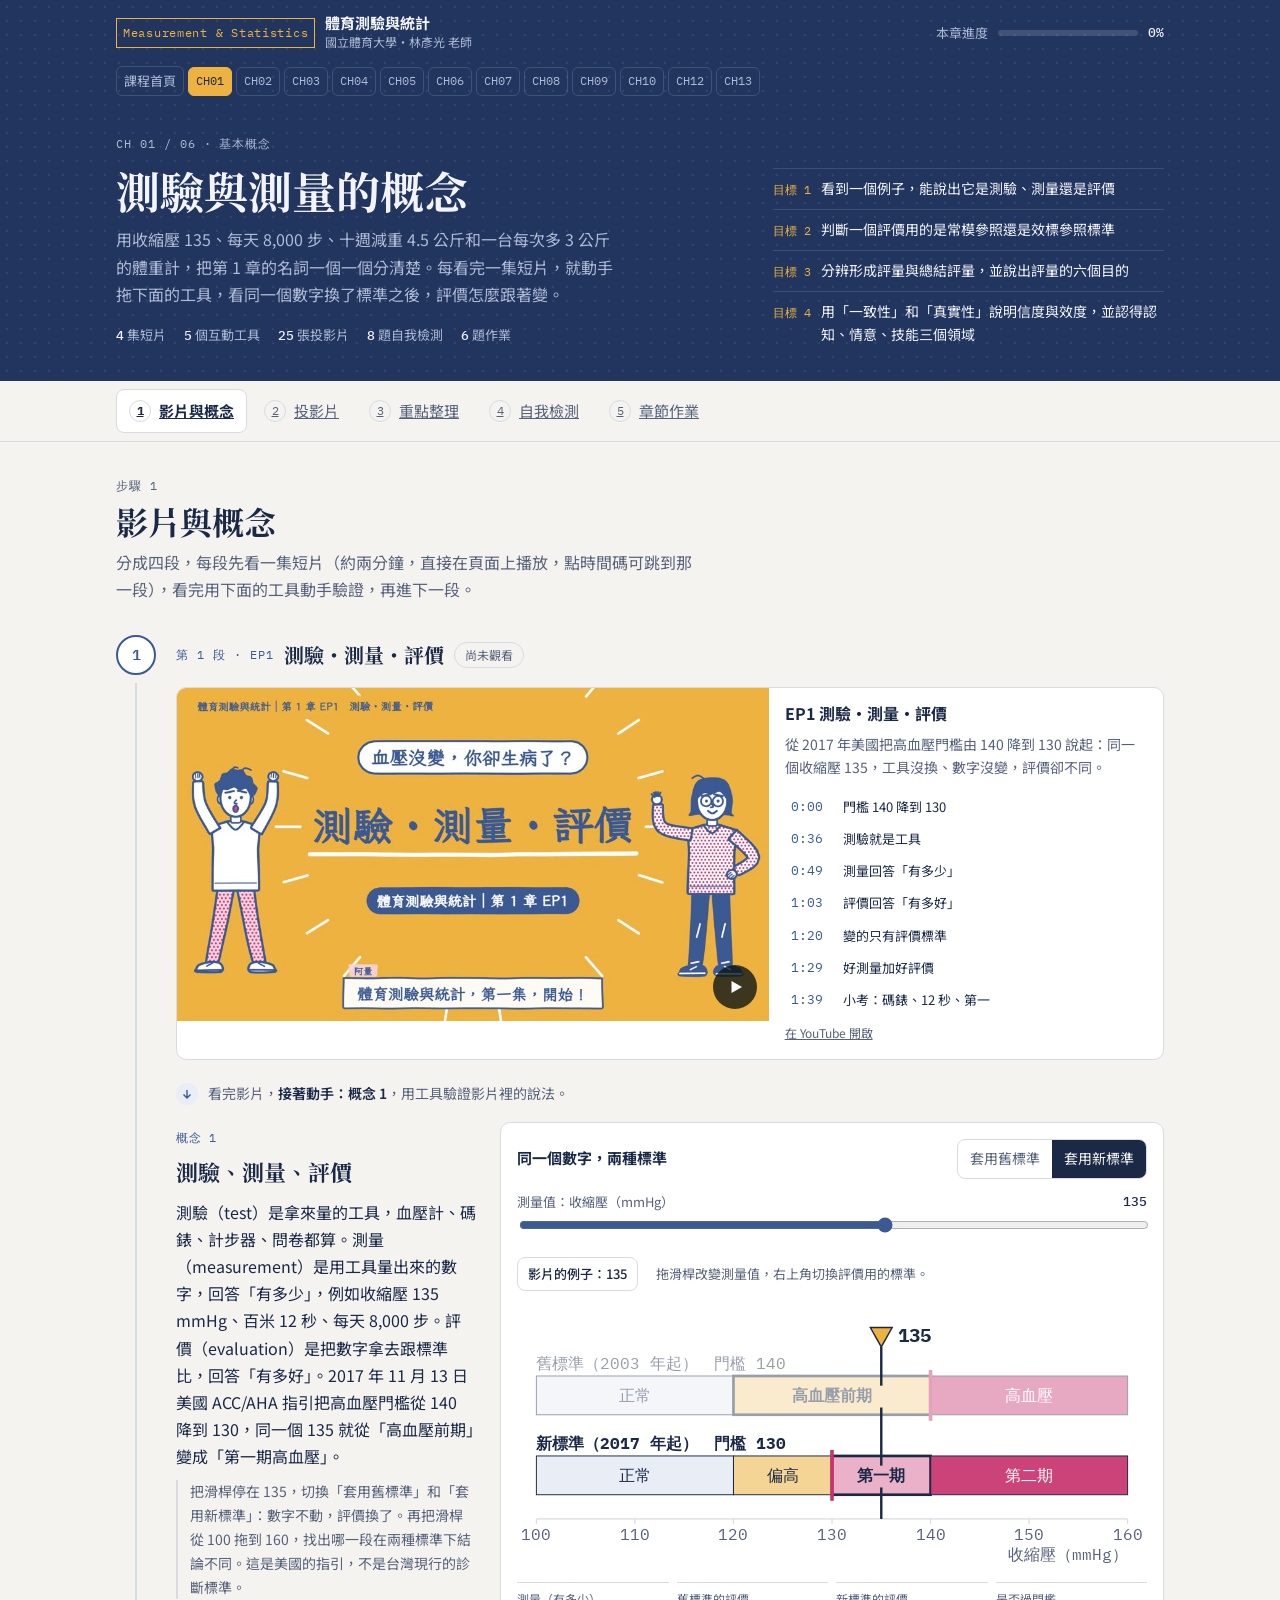
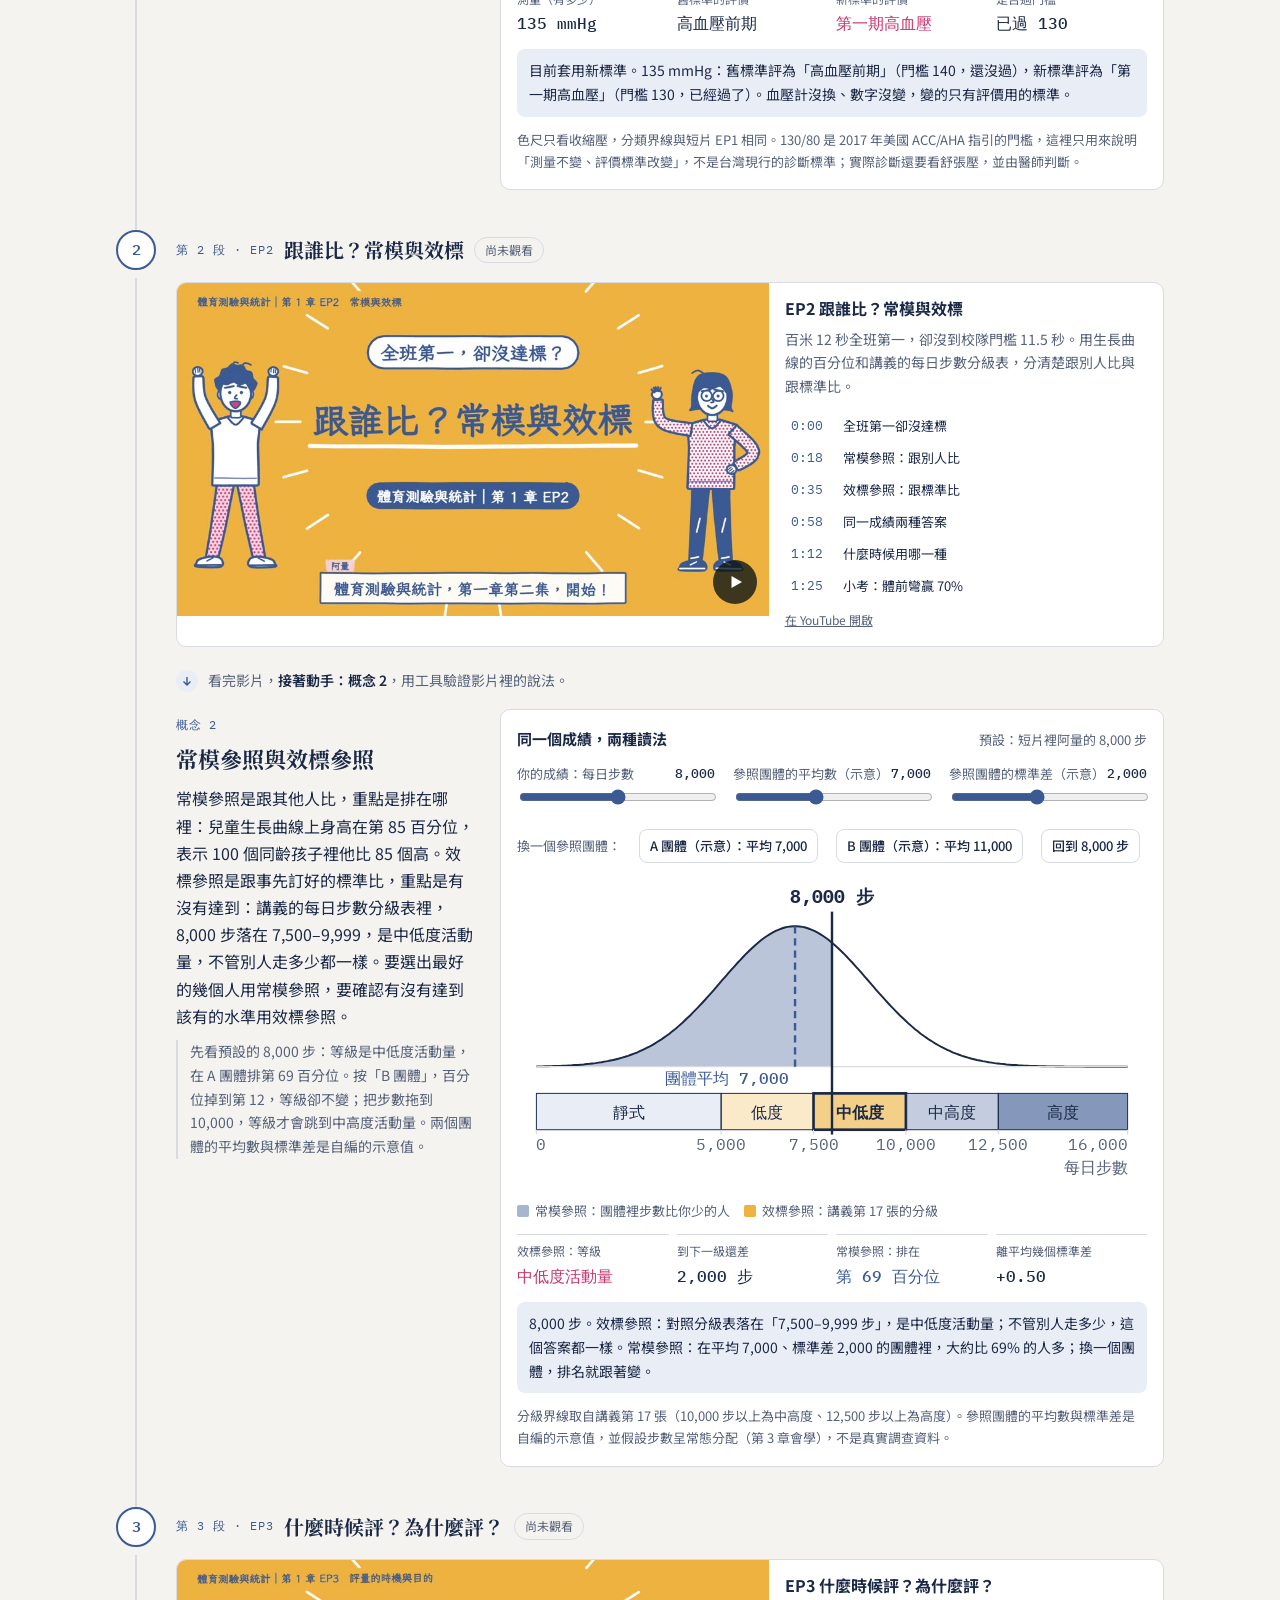
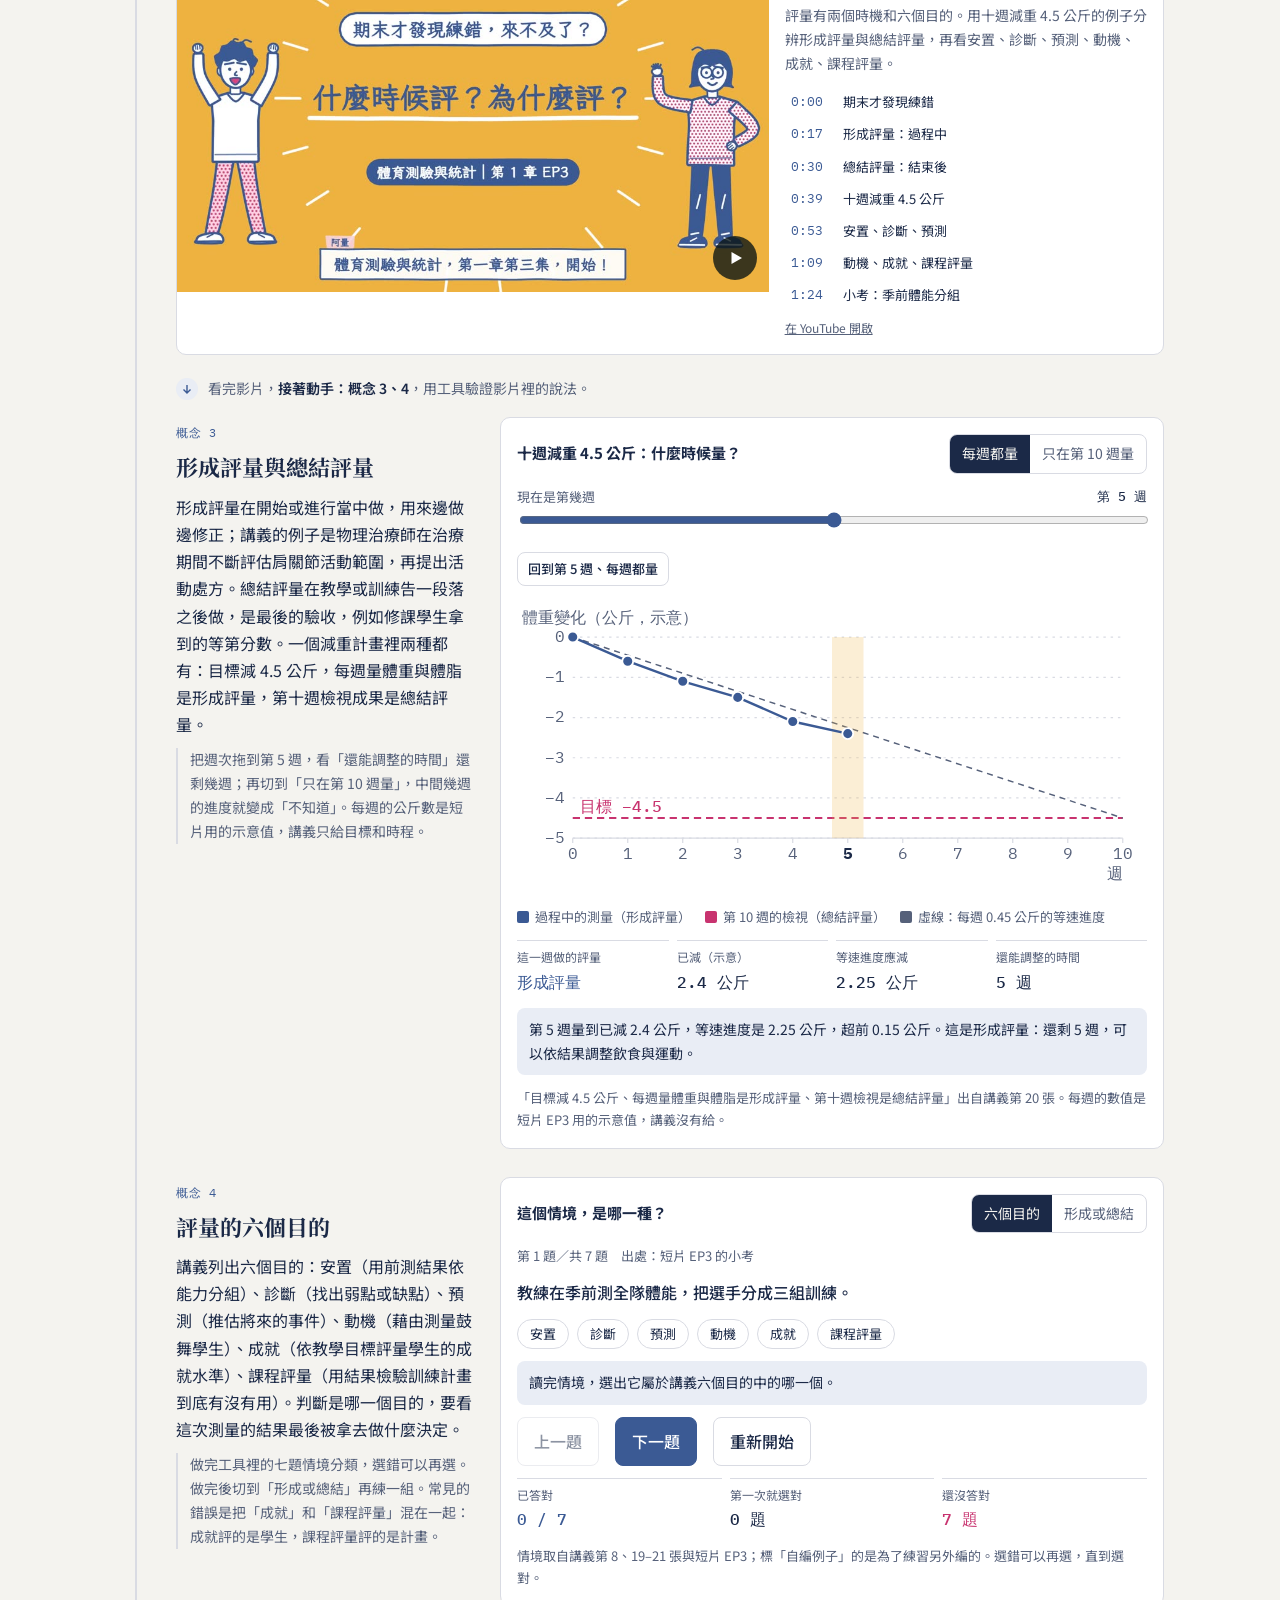
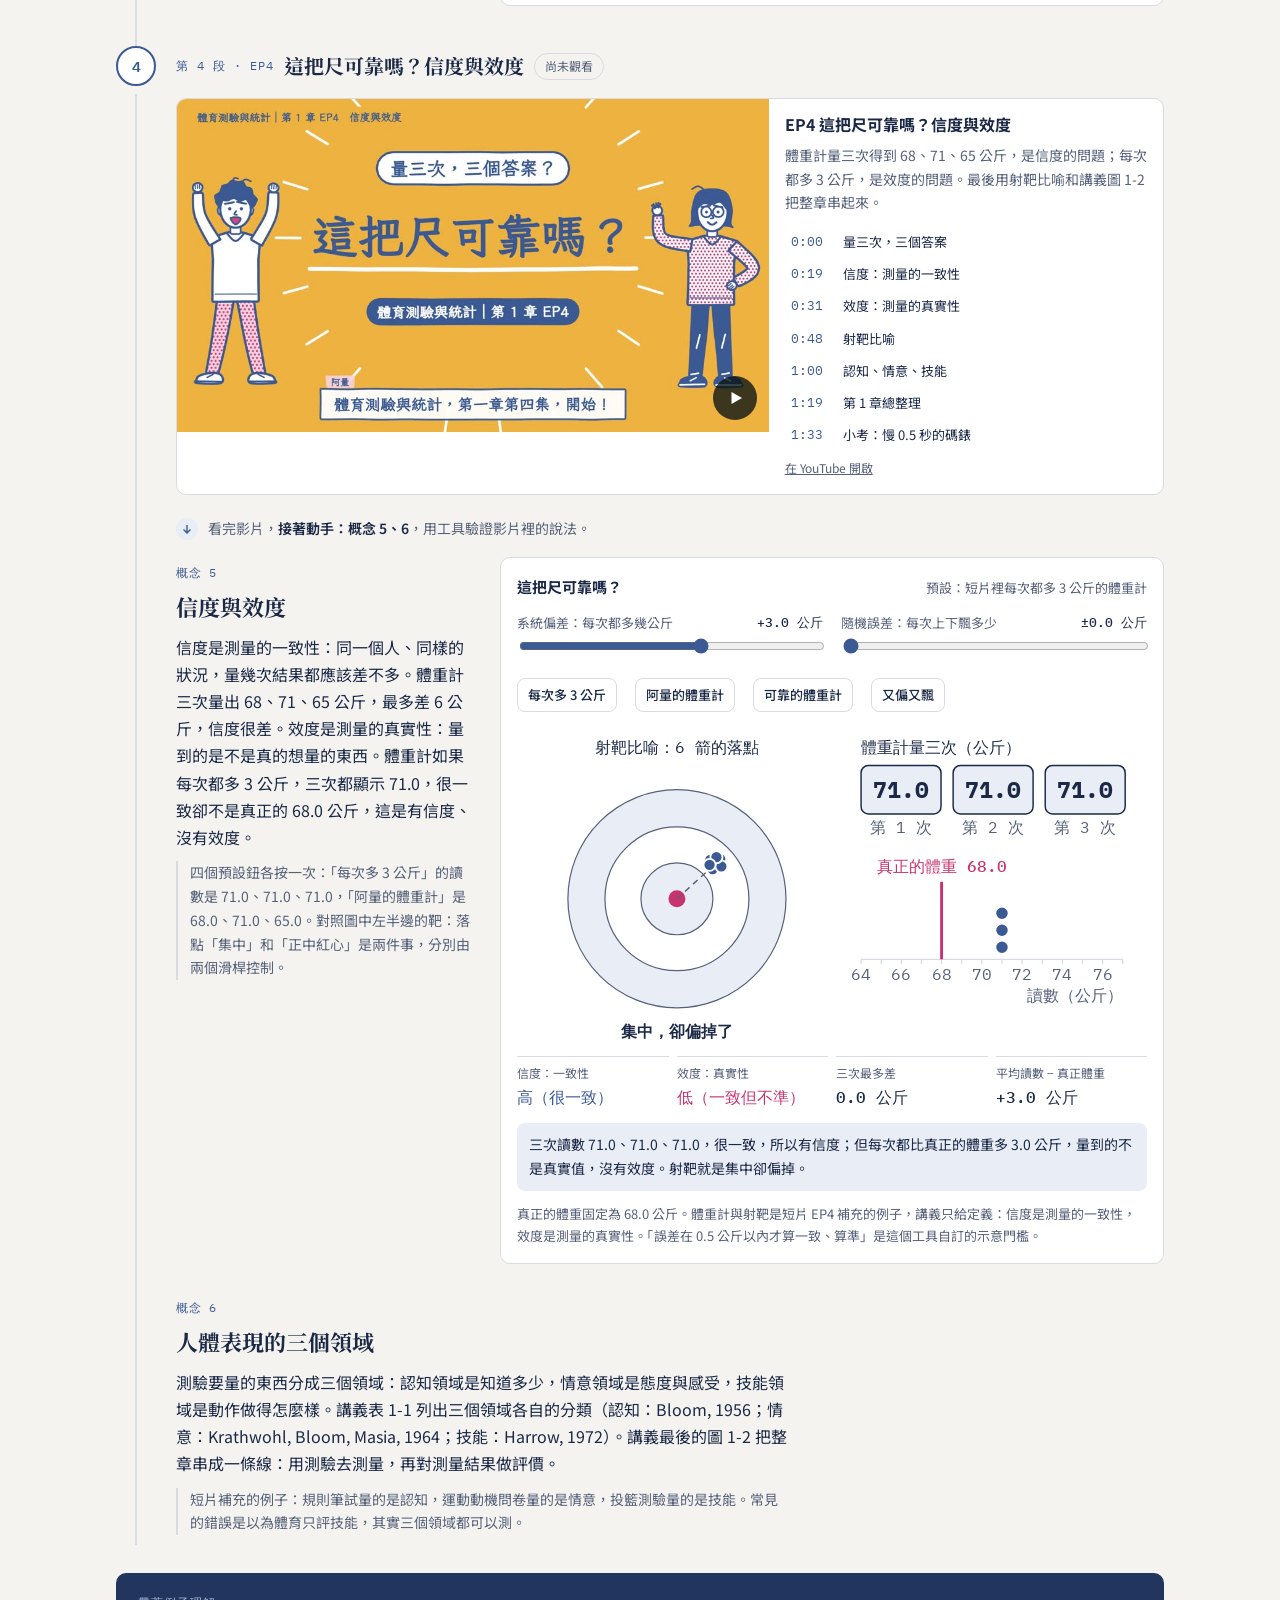
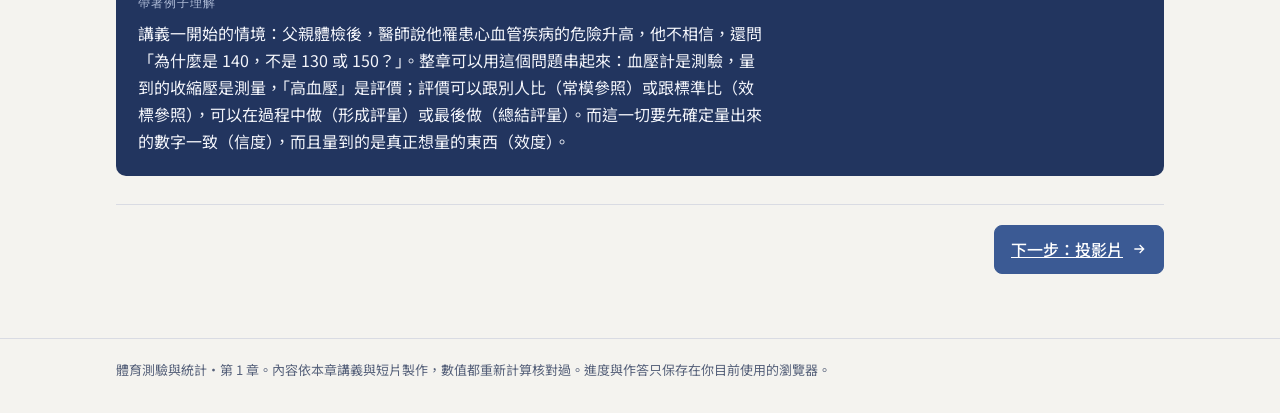
<file: ch1/index.html>
<!doctype html>
<html lang="zh-Hant"><head><meta charset="utf-8"><meta name="viewport" content="width=device-width,initial-scale=1,viewport-fit=cover">
<title>體育測驗與統計 第 1 章 測驗與測量的概念</title>
<link rel="preconnect" href="https://fonts.googleapis.com">
<link rel="preconnect" href="https://fonts.gstatic.com" crossorigin>
<link rel="stylesheet" href="https://fonts.googleapis.com/css2?family=IBM+Plex+Mono:wght@400;500&family=Noto+Sans+TC:wght@400;500;700&family=Noto+Serif+TC:wght@600;700&display=swap">
<style>
body{margin:0}img{max-width:100%}[hidden]{display:none!important}

/* Layout: one chapter, five stages as tabs under a sticky bar; each stage is one focused page with prev/next. Paper ground, deep-teal ink, two analytic marks (teal = mean, amber = median). */
:root{
  --bg:#F5F4EE; --surface:#FFFFFF; --ink:#152826; --muted:#566865; --line:#D8DCD4;
  --accent:#0B7A80; --accent-ink:#FFFFFF; --amber:#B4530A; --soft:#E7EEEB;
  --ok:#1E7B45; --bad:#B42318; --band:#163533; --band-ink:#E8F1EE; --band-muted:#9FBDB7;
  --display:"Noto Serif TC","Songti TC","PMingLiU",serif;
  --body:"Noto Sans TC","PingFang TC","Microsoft JhengHei",system-ui,sans-serif;
  --mono:"IBM Plex Mono",ui-monospace,"SFMono-Regular",Menlo,monospace;
  --r:10px;
}
@media (prefers-color-scheme: dark){:root:not([data-theme="light"]){
  --bg:#0E1716; --surface:#152220; --ink:#E4ECE9; --muted:#9AAEA9; --line:#2B3B38;
  --accent:#45C1C6; --accent-ink:#04201F; --amber:#F0A24A; --soft:#1B2C2A;
  --ok:#5BC98A; --bad:#F2877D; --band:#0A2321; --band-ink:#DDEBE7; --band-muted:#86A8A2; color-scheme:dark}}
:root[data-theme="dark"]{
  --bg:#0E1716; --surface:#152220; --ink:#E4ECE9; --muted:#9AAEA9; --line:#2B3B38;
  --accent:#45C1C6; --accent-ink:#04201F; --amber:#F0A24A; --soft:#1B2C2A;
  --ok:#5BC98A; --bad:#F2877D; --band:#0A2321; --band-ink:#DDEBE7; --band-muted:#86A8A2; color-scheme:dark}
*{box-sizing:border-box}
body{background:var(--bg);color:var(--ink);font-family:var(--body);font-size:16px;line-height:1.7;-webkit-font-smoothing:antialiased;overflow-wrap:break-word}
.hero>*,.top>*,.concept>*,.guide-layout>*{min-width:0}
body::before{content:"";position:fixed;inset:0 0 auto;height:env(safe-area-inset-top,0px);z-index:30;background:var(--band)}
a{color:var(--accent)}
button{font:inherit;cursor:pointer;color:inherit}
:focus-visible{outline:2px solid var(--accent);outline-offset:2px;border-radius:4px}
h1,h2,h3,h4{text-wrap:balance;margin:0}
.wrap{max-width:1080px;margin:0 auto;padding-left:max(16px,env(safe-area-inset-left,0px));padding-right:max(16px,env(safe-area-inset-right,0px))}
.mono{font-family:var(--mono);font-variant-numeric:tabular-nums}
.label{font-family:var(--mono);font-size:12px;letter-spacing:.08em;text-transform:uppercase;color:var(--muted)}

/* top band */
.band{background:var(--band);color:var(--band-ink)}
.top{display:flex;align-items:center;gap:16px;padding-block:14px;flex-wrap:wrap}
.brand{display:flex;align-items:center;gap:10px;margin-right:auto}
.brand-mark{font-family:var(--mono);font-size:12px;border:1px solid var(--band-muted);padding:4px 6px;letter-spacing:.06em}
.brand strong{display:block;font-size:15px;line-height:1.2}
.brand small{display:block;font-size:12px;color:var(--band-muted)}
.meter{display:flex;align-items:center;gap:10px;font-size:13px;color:var(--band-muted)}
.meter-track{width:140px;height:6px;background:rgba(255,255,255,.14);border-radius:3px;overflow:hidden}
.meter-fill{height:100%;background:var(--band-ink);width:0;transition:width .3s ease}
.meter b{color:var(--band-ink);font-family:var(--mono);font-weight:500}
.hero{padding-block:28px 34px;display:grid;grid-template-columns:minmax(0,1.6fr) minmax(0,1fr);gap:32px;align-items:end}
.hero .label{color:var(--band-muted)}
.hero h1{font-family:var(--display);font-size:clamp(28px,4.4vw,44px);line-height:1.2;margin:8px 0 10px;font-weight:700}
.hero p{margin:0;color:var(--band-muted);max-width:56ch}
.hero ul{list-style:none;margin:0;padding:0;display:grid;gap:8px;font-size:14px}
.hero li{display:flex;gap:10px;align-items:baseline;border-top:1px solid rgba(255,255,255,.12);padding-top:8px}
.hero li span{font-family:var(--mono);font-size:12px;color:var(--band-muted)}
.facts{display:flex;flex-wrap:wrap;gap:6px 18px;margin-top:16px;font-size:13px;color:var(--band-muted)}
.facts b{color:var(--band-ink);font-family:var(--mono);font-weight:500}

/* stage bar */
.stagebar{position:sticky;top:env(safe-area-inset-top,0px);z-index:20;background:var(--bg);border-bottom:1px solid var(--line)}
.stages{display:flex;gap:4px;overflow-x:auto;scrollbar-width:none;padding-block:8px}
.stages::-webkit-scrollbar{display:none}
.stage-tab{flex:0 0 auto;display:flex;align-items:center;gap:8px;border:1px solid transparent;background:none;padding:8px 12px;border-radius:8px;font-size:15px;color:var(--muted);transition:background .2s,color .2s}
.stage-tab:hover{background:var(--soft);color:var(--ink)}
.stage-tab[aria-current="page"]{background:var(--surface);border-color:var(--line);color:var(--ink);font-weight:700}
.stage-tab .n{font-family:var(--mono);font-size:12px;width:22px;height:22px;border-radius:50%;display:grid;place-items:center;border:1px solid var(--line)}
.stage-tab.done .n{background:var(--ok);border-color:var(--ok);color:var(--bg)}

main{padding-block:28px 64px}
.stage{display:grid;gap:28px}
.stage[hidden]{display:none}
.stage-head h2{font-family:var(--display);font-size:clamp(24px,3.2vw,32px);line-height:1.25;margin-top:4px}
.stage-head p{margin:8px 0 0;color:var(--muted);max-width:65ch}
.panel{background:var(--surface);border:1px solid var(--line);border-radius:var(--r);padding:20px}
.panel h3{font-size:18px;margin-bottom:6px}
.prose{max-width:68ch}
.prose p{margin:0 0 10px}
.btn{display:inline-flex;align-items:center;gap:8px;border-radius:8px;padding:10px 16px;font-weight:500;border:1px solid var(--line);background:var(--surface);transition:background .2s,border-color .2s,transform .2s}
.btn:hover{border-color:var(--accent)}
.btn.primary{background:var(--accent);border-color:var(--accent);color:var(--accent-ink)}
.btn.primary:hover{transform:translateY(-1px)}
.btn[disabled]{opacity:.5;cursor:not-allowed;transform:none}
.btn svg{width:16px;height:16px;flex:0 0 auto}
.pager{display:flex;justify-content:space-between;gap:12px;flex-wrap:wrap;border-top:1px solid var(--line);padding-top:20px}
.seg{display:inline-flex;border:1px solid var(--line);border-radius:8px;overflow:hidden;background:var(--surface)}
.seg button{border:0;background:none;padding:7px 12px;font-size:14px;color:var(--muted);transition:background .2s,color .2s}
.seg button[aria-pressed="true"]{background:var(--ink);color:var(--bg)}
.controls{display:flex;flex-wrap:wrap;gap:10px 16px;align-items:center}
.controls label{font-size:14px;color:var(--muted);display:flex;gap:8px;align-items:center}
input[type=range]{accent-color:var(--accent)}

/* videos */
.videos{display:grid;grid-template-columns:repeat(3,minmax(0,1fr));gap:16px}
.video{display:flex;flex-direction:column;background:var(--surface);border:1px solid var(--line);border-radius:var(--r);overflow:hidden}
.video .thumb{position:relative;display:block;aspect-ratio:16/9;max-width:100%;background:var(--soft)}
.video .thumb img{width:100%;height:100%;object-fit:cover;display:block}
.video .play{position:absolute;inset:auto 12px 12px auto;width:44px;height:44px;border-radius:50%;background:rgba(10,20,20,.78);display:grid;place-items:center;transition:transform .2s}
.video .thumb:hover .play{transform:translateY(-2px)}
.video .play svg{width:18px;height:18px;fill:#fff;margin-left:3px}
.video .seen{position:absolute;left:10px;top:10px;font-size:12px;background:var(--ok);color:var(--bg);padding:2px 8px;border-radius:20px}
.video .body{padding:14px 16px 16px;display:flex;flex-direction:column;gap:8px;flex:1}
.video h3{font-size:16px;line-height:1.4}
.video p{margin:0;font-size:14px;color:var(--muted)}
.chips{list-style:none;margin:4px 0 0;padding:0;display:grid;gap:2px}
.chips a{display:grid;grid-template-columns:44px 1fr;gap:8px;text-decoration:none;color:var(--ink);font-size:13px;padding:4px 6px;border-radius:6px;transition:background .2s}
.chips a:hover{background:var(--soft)}
.chips .t{font-family:var(--mono);color:var(--accent)}
.note{font-size:13px;color:var(--muted)}

/* concepts */
.concept{display:grid;grid-template-columns:minmax(0,300px) minmax(0,1fr);gap:24px;align-items:start}
.concept-text .num{font-family:var(--mono);font-size:12px;color:var(--accent);letter-spacing:.06em}
.concept-text h3{font-family:var(--display);font-size:22px;margin:4px 0 8px}
.concept-text p{margin:0 0 10px;color:var(--ink)}
.concept-text .tip{font-size:14px;color:var(--muted);border-left:2px solid var(--line);padding-left:12px}
.widget{background:var(--surface);border:1px solid var(--line);border-radius:var(--r);padding:16px;display:grid;gap:12px;min-width:0}
.widget-title{display:flex;justify-content:space-between;gap:12px;flex-wrap:wrap;align-items:baseline}
.widget-title strong{font-size:15px}
.chart{width:100%;overflow-x:auto}
.chart svg{display:block;width:100%;height:auto;min-width:300px}
.chart text{fill:var(--muted);font-family:var(--mono);font-size:11px}
.chart .axis{stroke:var(--line)}
.chart .grid{stroke:var(--line);stroke-dasharray:2 4}
.chart .bar{fill:var(--accent);opacity:.28}
.chart .bar:hover{opacity:.45}
.chart .mean{stroke:var(--accent);stroke-width:2;stroke-dasharray:6 4}
.chart .median{stroke:var(--amber);stroke-width:2}
.chart .meanlab{fill:var(--accent);font-weight:500}
.chart .medlab{fill:var(--amber);font-weight:500}
.chart .box{fill:var(--soft);stroke:var(--ink);stroke-width:1.2}
.chart .whisk{stroke:var(--ink);stroke-width:1.2}
.chart .out{fill:var(--surface);stroke:var(--ink);stroke-width:1.2;cursor:pointer}
.chart .out.ext{fill:var(--ink)}
.chart .out:hover,.chart .out.sel{stroke:var(--amber);stroke-width:2.5}
.chart .grp{fill:var(--ink);font-size:12px}
.chart .dot{fill:var(--ink);cursor:grab;transition:fill .15s}
.chart .dot:hover,.chart .dot.active{fill:var(--amber)}
.chart .iqr{fill:var(--amber);opacity:.12}
.stats{display:grid;grid-template-columns:repeat(auto-fit,minmax(92px,1fr));gap:8px}
.stat{border-top:1px solid var(--line);padding-top:6px}
.stat span{display:block;font-size:12px;color:var(--muted)}
.stat b{font-family:var(--mono);font-weight:500;font-size:16px;font-variant-numeric:tabular-nums}
.stat.mean b{color:var(--accent)} .stat.med b{color:var(--amber)}
.readout{font-size:14px;background:var(--soft);border-radius:8px;padding:10px 12px;margin:0}
.tbl-wrap{overflow-x:auto}
table{border-collapse:collapse;width:100%;font-size:14px}
th,td{text-align:left;padding:7px 10px;border-bottom:1px solid var(--line);white-space:nowrap}
th{font-weight:500;color:var(--muted);font-size:13px}
td.n{font-family:var(--mono);font-variant-numeric:tabular-nums;text-align:right}
th.n{text-align:right}
.example{background:var(--band);color:var(--band-ink);border-radius:var(--r);padding:20px 22px;display:grid;gap:6px}
.example .label{color:var(--band-muted)}
.example p{margin:0;max-width:70ch}

/* slides */
.viewer{display:grid;gap:12px}
.slide-frame{position:relative;background:var(--surface);border:1px solid var(--line);border-radius:var(--r);overflow:hidden;aspect-ratio:16/9;max-width:100%}
.slide-frame img{width:100%;height:100%;object-fit:contain;display:block}
.slide-nav{display:flex;align-items:center;gap:10px;flex-wrap:wrap}
.slide-nav .count{font-family:var(--mono);font-size:14px;margin-right:auto}
.strip{display:flex;gap:8px;overflow-x:auto;padding-bottom:6px}
.strip button{flex:0 0 auto;width:112px;border:2px solid transparent;border-radius:6px;padding:0;background:var(--surface);overflow:hidden;opacity:.7;transition:opacity .2s,border-color .2s}
.strip button img{display:block;width:100%;aspect-ratio:16/9;object-fit:cover}
.strip button[aria-current="true"]{border-color:var(--accent);opacity:1}
.strip button:hover{opacity:1}
.dl-row{display:flex;flex-wrap:wrap;gap:10px}

/* spss */
.files{display:grid;grid-template-columns:repeat(auto-fill,minmax(250px,1fr));gap:10px}
.file{display:flex;gap:12px;align-items:flex-start;border:1px solid var(--line);border-radius:8px;padding:12px;background:var(--surface)}
.file .ext{font-family:var(--mono);font-size:11px;border:1px solid var(--line);border-radius:4px;padding:2px 5px;color:var(--muted);flex:0 0 auto;margin-top:2px}
.file div{min-width:0;flex:1}
.file strong{display:block;font-size:14px;font-weight:500;line-height:1.45}
.file small{display:block;font-size:12px;color:var(--muted);word-break:break-all}
.file button{margin-top:6px;border:0;background:none;color:var(--accent);padding:0;font-size:13px;font-weight:500}
.file .inzip{margin-top:6px;font-size:12px;color:var(--muted)}
.guide-layout{display:grid;grid-template-columns:220px minmax(0,1fr);gap:28px;align-items:start}
.toc{position:sticky;top:calc(env(safe-area-inset-top,0px) + 70px);display:grid;gap:2px;font-size:14px}
.toc a{display:flex;gap:8px;text-decoration:none;color:var(--muted);padding:6px 8px;border-radius:6px;transition:background .2s,color .2s}
.toc a:hover{background:var(--soft);color:var(--ink)}
.toc a.done{color:var(--ok)}
.toc a .ck{width:14px;flex:0 0 auto}
.sec{border:1px solid var(--line);border-radius:var(--r);background:var(--surface);margin-bottom:12px;scroll-margin-top:80px}
.sec>summary{list-style:none;cursor:pointer;padding:16px 18px;display:flex;gap:12px;align-items:center;font-weight:700;font-size:17px}
.sec>summary::-webkit-details-marker{display:none}
.sec>summary .chev{margin-left:auto;transition:transform .2s;width:18px;height:18px;flex:0 0 auto}
.sec[open]>summary .chev{transform:rotate(180deg)}
.sec>summary .badge{font-size:12px;font-weight:500;color:var(--ok);font-family:var(--mono)}
.sec-body{padding:0 18px 18px;border-top:1px solid var(--line)}
.sec-body h3{font-size:17px;margin:22px 0 8px}
.sec-body h4{font-size:15px;margin:18px 0 6px;color:var(--accent)}
.sec-body p,.sec-body li{max-width:72ch}
.sec-body p{margin:0 0 10px}
.sec-body ol,.sec-body ul{margin:0 0 10px;padding-left:22px}
.sec-body code{font-family:var(--mono);font-size:.88em;background:var(--soft);padding:1px 5px;border-radius:4px}
.code{position:relative;background:var(--band);color:var(--band-ink);border-radius:8px;padding:14px 16px;margin:6px 0 12px;overflow-x:auto}
.code pre{margin:0;font-family:var(--mono);font-size:13px;line-height:1.6}
.code button{position:absolute;right:8px;top:8px;font-size:12px;border:1px solid var(--band-muted);background:none;color:var(--band-ink);border-radius:6px;padding:2px 8px}
figure{margin:8px 0 16px}
figure img{display:block;max-width:100%;height:auto;border:1px solid var(--line);border-radius:6px;cursor:zoom-in;background:var(--soft)}
figcaption{font-size:13px;color:var(--muted);margin-top:6px}
.borrowed{font-size:12px;color:var(--amber);margin:0 0 6px}
.sec-done{display:flex;justify-content:flex-end;margin-top:12px}
.slideref{border:1px solid var(--line);border-left:3px solid var(--amber);border-radius:0 8px 8px 0;background:var(--soft);padding:12px 14px;margin:6px 0 14px;display:grid;gap:8px}
.slideref .label{color:var(--amber)}
.slideref p{margin:0;font-size:14px}
.slideref .pics{display:grid;grid-template-columns:repeat(auto-fit,minmax(220px,1fr));gap:10px}
.slideref figure{margin:0}
.slideref img{border-radius:4px}
.slideref figcaption{display:flex;justify-content:space-between;gap:8px}
.slideref figcaption a{font-size:13px}
.lightbox{position:fixed;inset:0;z-index:50;background:rgba(5,12,12,.86);display:grid;place-items:center;padding:max(16px,env(safe-area-inset-top,0px)) max(16px,env(safe-area-inset-right,0px)) max(16px,env(safe-area-inset-bottom,0px)) max(16px,env(safe-area-inset-left,0px))}
.lightbox img{max-width:100%;max-height:85vh;border-radius:6px;background:#fff}
.lightbox p{color:#e8f1ee;font-size:14px;margin:10px 0 0;text-align:center}
.lightbox button{position:absolute;top:calc(env(safe-area-inset-top,0px) + 12px);right:calc(env(safe-area-inset-right,0px) + 12px);background:rgba(255,255,255,.12);border:0;color:#fff;border-radius:8px;padding:8px 12px}

/* quiz & homework */
.qlist{display:grid;gap:14px}
.q{background:var(--surface);border:1px solid var(--line);border-radius:var(--r);padding:18px;display:grid;gap:10px}
.q legend,.q .prompt{font-weight:500;font-size:16px;padding:0;display:flex;gap:10px}
.q .qn{font-family:var(--mono);font-size:13px;color:var(--accent);flex:0 0 auto;padding-top:2px}
fieldset.q{margin:0;min-width:0}
.opts{display:grid;gap:6px}
.opt{display:flex;gap:10px;align-items:flex-start;border:1px solid var(--line);border-radius:8px;padding:9px 12px;cursor:pointer;transition:border-color .2s,background .2s}
.opt:hover{border-color:var(--accent)}
.opt input{margin-top:5px;accent-color:var(--accent)}
.opt.right{border-color:var(--ok);background:color-mix(in srgb,var(--ok) 10%,transparent)}
.opt.wrong{border-color:var(--bad);background:color-mix(in srgb,var(--bad) 8%,transparent)}
.fb{border-radius:8px;padding:10px 12px;font-size:14px;margin:0}
.fb.ok{background:color-mix(in srgb,var(--ok) 12%,transparent)}
.fb.no{background:color-mix(in srgb,var(--bad) 10%,transparent)}
.fb b{display:block;margin-bottom:2px}
.fb.ok b{color:var(--ok)} .fb.no b{color:var(--bad)}
.numrow{display:flex;gap:8px;flex-wrap:wrap;align-items:center}
.numrow input{font:inherit;font-family:var(--mono);width:160px;padding:8px 10px;border:1px solid var(--line);border-radius:8px;background:var(--bg);color:var(--ink)}
textarea{font:inherit;width:100%;min-height:120px;padding:10px 12px;border:1px solid var(--line);border-radius:8px;background:var(--bg);color:var(--ink);resize:vertical}
textarea:focus,.numrow input:focus{outline:none;border-color:var(--accent);box-shadow:0 0 0 3px color-mix(in srgb,var(--accent) 20%,transparent)}
.ref{border-left:3px solid var(--accent);background:var(--soft);border-radius:0 8px 8px 0;padding:12px 14px;font-size:14px}
.ref h4{font-size:14px;margin-bottom:6px;color:var(--accent)}
.ref p{margin:0 0 6px}
.ref table{font-size:13px;background:var(--surface)}
.score{display:flex;gap:16px;align-items:center;flex-wrap:wrap}
.score b{font-family:var(--mono);font-size:28px;font-weight:500}
.status-line{font-size:13px;color:var(--muted)}
.confirm{display:inline-flex;gap:8px;align-items:center;font-size:14px}
.toast{position:fixed;left:50%;bottom:calc(env(safe-area-inset-bottom,0px) + 20px);transform:translateX(-50%);background:var(--ink);color:var(--bg);padding:10px 16px;border-radius:8px;font-size:14px;z-index:60;max-width:calc(100% - 32px)}
footer{border-top:1px solid var(--line);padding-block:20px 32px;font-size:13px;color:var(--muted)}

@media (max-width:860px){
  .hero{grid-template-columns:1fr;gap:20px}
  .videos{grid-template-columns:1fr}
  .concept{grid-template-columns:1fr}
  .guide-layout{grid-template-columns:1fr}
  .toc{position:static;grid-template-columns:repeat(auto-fill,minmax(150px,1fr))}
  .meter-track{width:90px}
}
@media (prefers-reduced-motion:reduce){*{transition:none!important;scroll-behavior:auto!important}}

.chapnav{display:flex;gap:4px;flex-wrap:wrap;align-items:center;padding-bottom:4px}
.chapnav a,.chapnav span{font-family:var(--mono);font-size:12px;text-decoration:none;color:var(--band-muted);border:1px solid rgba(255,255,255,.14);border-radius:6px;padding:3px 7px;transition:color .2s,border-color .2s}
.chapnav a:hover{color:var(--band-ink);border-color:var(--band-muted)}
.chapnav .cur{color:var(--band);background:var(--band-ink);border-color:var(--band-ink)}
.chapnav .home{font-family:var(--body);font-size:13px}
.concept.solo{grid-template-columns:minmax(0,1fr)}
.concept.solo .concept-text{max-width:68ch}
.ct{border-collapse:separate;border-spacing:0;font-size:14px;width:auto;min-width:100%}
.ct th,.ct td{border-bottom:1px solid var(--line);padding:8px 10px;text-align:right;white-space:nowrap}
.ct th:first-child,.ct td:first-child{text-align:left}
.ct td.cell{cursor:pointer;font-family:var(--mono);transition:background .2s}
.ct td.cell:hover{background:var(--soft)}
.ct td.num,.ct td.tot{font-family:var(--mono)}
.ct .hl-num{background:color-mix(in srgb,var(--accent) 22%,transparent);font-weight:700}
.ct .hl-den{background:color-mix(in srgb,var(--amber) 16%,transparent)}
.ct input{width:72px;font:inherit;font-family:var(--mono);text-align:right;padding:5px 7px;border:1px solid var(--line);border-radius:6px;background:var(--bg);color:var(--ink)}
.ct .exp{display:block;font-size:11px;color:var(--muted)}
.ct .exp.low{color:var(--bad);font-weight:700}
.frac{font-family:var(--mono);font-size:18px}
.frac b{color:var(--accent);font-weight:500}
.frac i{font-style:normal;color:var(--amber)}
.slider-row{display:grid;grid-template-columns:repeat(auto-fit,minmax(170px,1fr));gap:8px 18px}
.slider-row label{display:grid;gap:2px;font-size:13px;color:var(--muted)}
.slider-row label span{display:flex;justify-content:space-between}
.slider-row label b{font-family:var(--mono);font-weight:500;color:var(--ink)}
.slider-row input[type=range]{width:100%}
.chart .area-p{fill:var(--accent);opacity:.35}
.chart .area-r{fill:var(--amber);opacity:.18}
.chart .curve{fill:none;stroke:var(--ink);stroke-width:1.6}
.chart .curve2{fill:none;stroke:var(--amber);stroke-width:1.6}
.chart .curve3{fill:none;stroke:var(--accent);stroke-width:1.6}
.chart .zline{stroke:var(--ink);stroke-width:2}
.chart .bar2{fill:var(--amber);opacity:.55}
.chart .bar.sel,.chart .bar.ext{opacity:.8}
.chart .bar2.sel{opacity:.95}
.chart .ci-hit{stroke:var(--accent);stroke-width:1.6}
.chart .ci-miss{stroke:var(--amber);stroke-width:2.4}
.chart .ptA{fill:var(--accent)}
.chart .ptB{fill:var(--amber)}
.chart .ptN{fill:var(--ink);opacity:.55}
.chart .fit{stroke:var(--ink);stroke-width:2}
.chart .fitA{stroke:var(--accent);stroke-width:2}
.chart .fitB{stroke:var(--amber);stroke-width:2}
.chart .drag{cursor:grab}
.decision{font-weight:700}
.decision.rej{color:var(--accent)} .decision.keep{color:var(--amber)}
.legend{display:flex;gap:14px;flex-wrap:wrap;font-size:13px;color:var(--muted)}
.legend i{display:inline-block;width:12px;height:12px;border-radius:2px;margin-right:6px;vertical-align:-1px}
.num-in{width:96px;font:inherit;font-variant-numeric:tabular-nums;padding:6px 8px;border:1px solid var(--line);border-radius:6px;background:var(--surface);color:var(--ink)}
.num-in:focus{outline:2px solid var(--accent);outline-offset:1px}
.in-row{display:flex;flex-wrap:wrap;gap:10px 18px;align-items:center;margin:10px 0}
.in-row label{display:flex;align-items:center;gap:8px}
.in-row .btn{padding:5px 10px;font-size:13px}
.area-q{fill:var(--amber);opacity:.4}
/* ===== episode flow: watch one, play one ===== */
.epflow{display:grid;gap:40px;margin-top:4px}
.ep{position:relative;padding-left:60px}
.ep::before{content:"";position:absolute;left:19px;top:48px;bottom:-40px;width:2px;background:var(--line)}
.ep:last-child::before{bottom:0}
.ep-badge{position:absolute;left:0;top:0;width:40px;height:40px;border-radius:50%;display:grid;place-items:center;font-family:var(--mono);font-size:15px;font-weight:600;background:var(--surface);color:var(--accent);border:2px solid var(--accent);transition:background .3s,color .3s,border-color .3s}
.ep.watched .ep-badge{background:var(--ok);border-color:var(--ok);color:var(--bg)}
.ep-head{display:flex;align-items:center;gap:10px;flex-wrap:wrap;min-height:40px;margin-bottom:12px}
.ep-head .label{color:var(--accent)}
.ep-head h3{font-family:var(--display);font-size:20px;margin:0}
.ep-state{font-size:12px;border-radius:20px;padding:2px 10px;border:1px solid var(--line);color:var(--muted)}
.ep.watched .ep-state{border-color:var(--ok);color:var(--ok)}
.ep .video{flex-direction:row}
.ep .video .thumb{flex:0 0 min(60%,640px);align-self:flex-start}
.ep-go{display:flex;align-items:center;gap:10px;margin:22px 0 16px;font-size:14px;color:var(--muted)}
.ep-go::before{content:"";width:22px;height:22px;flex:0 0 auto;border-radius:50%;background:var(--soft) url("data:image/svg+xml,%3Csvg xmlns='http://www.w3.org/2000/svg' viewBox='0 0 24 24' fill='none' stroke='%233B5A94' stroke-width='2.4'%3E%3Cpath d='M12 5v14M6 13l6 6 6-6'/%3E%3C/svg%3E") center/14px no-repeat}
.ep-go b{color:var(--ink);font-weight:600}
.ep-concepts{display:grid;gap:28px}
@media (max-width:860px){
 .ep{padding-left:0}.ep::before{display:none}
 .ep-badge{position:static;flex:0 0 auto;width:34px;height:34px;font-size:14px}
 .ep .video{flex-direction:column}.ep .video .thumb{flex:none;width:100%}
}
.dl-file{display:inline-flex;align-items:center;gap:4px;font-family:var(--mono);font-size:.92em;color:var(--accent);background:var(--soft);border:1px solid color-mix(in srgb,var(--accent) 35%,transparent);border-radius:6px;padding:1px 7px;margin:0 2px;text-decoration:none;white-space:nowrap;vertical-align:baseline;transition:background .15s,color .15s}
.dl-file:hover{background:var(--accent);color:var(--accent-ink)}
.dl-file svg{width:13px;height:13px;flex:0 0 auto}
.dl-file.dl-btn{font-family:var(--body);font-size:13px;padding:4px 10px;margin:6px 0 0;width:max-content}

/* ===== 體育測驗與統計：沿用短片的配色（海軍藍單線、粉紅、芥末黃、米白紙） ===== */
:root{
  --bg:#F4F3EF; --surface:#FFFFFF; --ink:#1B2947; --muted:#56617A; --line:#D9DBE3;
  --accent:#3B5A94; --accent-ink:#FFFFFF; --amber:#C8336F; --soft:#E9EDF5;
  --ok:#1E7B45; --bad:#B42318; --band:#22355F; --band-ink:#F2F4FA; --band-muted:#AEBBD6;
  --mustard:#EDB23F; --pink:#D6457F;
}
@media (prefers-color-scheme: dark){:root:not([data-theme="light"]){
  --bg:#0F1524; --surface:#172036; --ink:#E6EAF4; --muted:#9BA6C0; --line:#2B3654;
  --accent:#8FB0EE; --accent-ink:#0B1530; --amber:#F08BB3; --soft:#1D2843;
  --ok:#5BC98A; --bad:#F2877D; --band:#141D36; --band-ink:#E3E9F7; --band-muted:#8E9DC0; color-scheme:dark}}
:root[data-theme="dark"]{
  --bg:#0F1524; --surface:#172036; --ink:#E6EAF4; --muted:#9BA6C0; --line:#2B3654;
  --accent:#8FB0EE; --accent-ink:#0B1530; --amber:#F08BB3; --soft:#1D2843;
  --ok:#5BC98A; --bad:#F2877D; --band:#141D36; --band-ink:#E3E9F7; --band-muted:#8E9DC0; color-scheme:dark}
.band{background-image:radial-gradient(rgba(255,255,255,.07) 1.4px,transparent 1.6px);background-size:14px 14px}
.brand-mark{border-color:var(--mustard);color:var(--mustard)}
.meter-fill{background:var(--mustard)}
.chapnav .cur{background:var(--mustard);border-color:var(--mustard);color:#1B2947}
.hero li span{color:var(--mustard)}

/* 影片直接在頁面播放 */
.video .thumb.vp{background:#0b1020}
.video .thumb.vp video{width:100%;height:100%;display:block;background:#0b1020}
.video .seen{pointer-events:none;z-index:1}
.chips button{display:grid;grid-template-columns:44px 1fr;gap:8px;width:100%;text-align:left;background:none;border:0;color:var(--ink);font-size:13px;padding:4px 6px;border-radius:6px;transition:background .2s}
.chips button:hover{background:var(--soft)}
.ep-badge svg{display:block}

/* 互動工具共用：小表格、可編輯數列 */
.wtbl{border-collapse:collapse;font-size:14px;width:100%}
.wtbl th,.wtbl td{border-bottom:1px solid var(--line);padding:6px 8px;text-align:right;font-variant-numeric:tabular-nums}
.wtbl th{font-weight:500;color:var(--muted);font-size:13px}
.wtbl th:first-child,.wtbl td:first-child{text-align:left}
.wtbl tr.sum td{font-weight:700;border-top:2px solid var(--ink);border-bottom:0}
.wtbl input{width:68px;font:inherit;font-family:var(--mono);text-align:right;padding:4px 6px;border:1px solid var(--line);border-radius:6px;background:var(--bg);color:var(--ink)}
.wtbl .hl{background:color-mix(in srgb,var(--mustard) 28%,transparent)}
.widget textarea.nums{width:100%;min-height:64px;font:inherit;font-family:var(--mono);font-size:14px;padding:8px 10px;border:1px solid var(--line);border-radius:8px;background:var(--bg);color:var(--ink);resize:vertical}
.formula{font-family:var(--mono);font-size:14px;background:var(--soft);border-radius:8px;padding:10px 12px;overflow-x:auto;white-space:nowrap}
.formula b{color:var(--accent);font-weight:500}.formula i{font-style:normal;color:var(--amber)}
.tagrow{display:flex;flex-wrap:wrap;gap:8px}
.tag{font-size:13px;border:1px solid var(--line);border-radius:20px;padding:3px 12px;background:var(--surface);color:var(--ink)}
.tag[aria-pressed="true"],.tag.on{background:var(--accent);border-color:var(--accent);color:var(--accent-ink)}
.tag.right{background:var(--ok);border-color:var(--ok);color:#fff}.tag.wrong{background:var(--bad);border-color:var(--bad);color:#fff}
.chart .pt{fill:var(--accent)}.chart .pt2{fill:var(--amber)}
.chart .ln{stroke:var(--accent);stroke-width:2;fill:none}.chart .ln2{stroke:var(--amber);stroke-width:2;fill:none}
.chart .dash{stroke:var(--muted);stroke-width:1.2;stroke-dasharray:5 4;fill:none}
.chart .bar{fill:var(--accent);opacity:.8}.chart .bar2{fill:var(--amber);opacity:.8}
.chart .must{fill:var(--mustard)}.chart .lnm{stroke:var(--mustard);stroke-width:2.4;fill:none}

/* 框架修正：長題目的框線、作業參考表格在手機溢出、表格文字換行、目標標籤不折行 */
.q>*{min-width:0}
.q legend{float:left;width:100%}
.sec-body td,.sec-body th,.ref td,.ref th{white-space:normal}
.hero li span{flex:0 0 auto;white-space:nowrap}
.formula{white-space:normal;overflow-wrap:anywhere}
.sec-body .tbl-wrap,.ref .tbl-wrap{margin:0 0 12px}

/* YouTube 內嵌播放 */
.video .thumb.yt{cursor:pointer}
.video .thumb iframe{width:100%;height:100%;border:0;display:block}
.ytlink{font-size:12px;color:var(--muted);margin-top:auto;align-self:flex-start}
.ytlink:hover{color:var(--accent)}
</style></head>
<body>
<div class="band">
  <div class="wrap top">
    <div class="brand"><span class="brand-mark">Measurement &amp; Statistics</span><span><strong>體育測驗與統計</strong><small>國立體育大學・林彥光 老師</small></span></div>
    <div class="meter" aria-live="polite"><span>本章進度</span><span class="meter-track"><span class="meter-fill" id="meterFill"></span></span><b id="meterPct">0%</b></div>
  </div>
  <div class="wrap"><nav class="chapnav" id="chapnav" aria-label="課程章節"></nav></div>
  <div class="wrap hero">
    <div>
      <span class="label" id="hEyebrow"></span>
      <h1 id="hTitle"></h1>
      <p id="hLede"></p>
      <div class="facts" id="hFacts"></div>
    </div>
    <ul aria-label="學習目標" id="hObj"></ul>
  </div>
</div>

<div class="stagebar"><nav class="wrap stages" aria-label="本章學習階段" id="stageNav"></nav></div>

<main class="wrap">
<section class="stage" data-stage="learn" aria-labelledby="h-learn">
  <div class="stage-head"><span class="label">步驟 1</span><h2 id="h-learn">影片與概念</h2><p>四集短片各約兩分鐘，直接在頁面上播放，點時間碼可跳到那一段。每看完一集，用下面的小工具動手驗證影片裡的說法。</p></div>
  <div class="videos" id="videos"></div>
  <div id="concepts" style="display:grid;gap:28px"></div>
  <div class="example"><span class="label">帶著例子理解</span><p id="exampleText"></p></div>
  <div class="pager"><span></span><a class="btn primary" href="#slides">下一步：投影片 <svg viewBox="0 0 24 24" fill="none" stroke="currentColor" stroke-width="2"><path d="M5 12h14M13 6l6 6-6 6"/></svg></a></div>
</section>

<section class="stage" data-stage="slides" aria-labelledby="h-slides" hidden>
  <div class="stage-head"><span class="label">步驟 2</span><h2 id="h-slides">課程投影片</h2><p id="slidesNote"></p></div>
  <div class="viewer">
    <div class="slide-frame"><img id="slideImg" alt="" src="slides/s-01.jpg"></div>
    <div class="slide-nav">
      <span class="count" id="slideCount"></span>
      <button class="btn" id="slidePrev" aria-label="上一張"><svg viewBox="0 0 24 24" fill="none" stroke="currentColor" stroke-width="2"><path d="M15 6l-6 6 6 6"/></svg>上一張</button>
      <button class="btn" id="slideNext" aria-label="下一張">下一張<svg viewBox="0 0 24 24" fill="none" stroke="currentColor" stroke-width="2"><path d="M9 6l6 6-6 6"/></svg></button>
    </div>
    <div class="strip" id="slideStrip" aria-label="投影片縮圖"></div>
    <div class="dl-row" id="slideDl"></div>
  </div>
  <div class="pager"><a class="btn" href="#learn">上一步：影片與概念</a><a class="btn primary" href="#spss" id="toSpss">下一步 <svg viewBox="0 0 24 24" fill="none" stroke="currentColor" stroke-width="2"><path d="M5 12h14M13 6l6 6-6 6"/></svg></a></div>
</section>

<section class="stage" data-stage="spss" aria-labelledby="h-spss" hidden>
  <div class="stage-head"><span class="label">步驟 3</span><h2 id="h-spss"></h2><p id="spssLede"></p></div>
  <div class="panel" id="filesPanel">
    <div class="widget-title"><h3>本章資料</h3><span id="zipBtn"></span></div>
    <p class="note" style="margin:4px 0 12px" id="filesNote"></p>
    <div class="files" id="files"></div>
  </div>
  <div class="guide-layout">
    <nav class="toc" id="toc" aria-label="指南章節"></nav>
    <div id="guide"></div>
  </div>
  <div class="pager"><a class="btn" href="#slides">上一步：投影片</a><a class="btn primary" href="#quiz">下一步：自我檢測 <svg viewBox="0 0 24 24" fill="none" stroke="currentColor" stroke-width="2"><path d="M5 12h14M13 6l6 6-6 6"/></svg></a></div>
</section>

<section class="stage" data-stage="quiz" aria-labelledby="h-quiz" hidden>
  <div class="stage-head"><span class="label">步驟 4</span><h2 id="h-quiz">自我檢測</h2><p>選完立刻知道對錯和理由，可以重選。題目依本章講義與短片出題，數字都重新計算核對過。</p></div>
  <div class="panel score"><div><span class="label">目前答對</span><div><b id="quizScore">0</b> <span class="mono" id="quizTotal"></span></div></div><p class="status-line" id="quizStatus" style="margin:0"></p></div>
  <div class="qlist" id="quiz"></div>
  <div class="panel">
    <h3>思考題（不計分）</h3>
    <p style="margin:0 0 10px" id="thinkP"></p>
    <textarea id="thinkText" aria-label="思考題作答" placeholder="寫下你的判斷…"></textarea>
    <div style="margin-top:10px"><button class="btn" id="thinkBtn" aria-expanded="false" aria-controls="thinkRef">查看參考答案與自我檢核</button></div>
    <div class="ref" id="thinkRef" hidden style="margin-top:12px"></div>
  </div>
  <div class="pager"><a class="btn" href="#spss" id="backSpss">上一步</a><a class="btn primary" href="#homework">下一步：章節作業 <svg viewBox="0 0 24 24" fill="none" stroke="currentColor" stroke-width="2"><path d="M5 12h14M13 6l6 6-6 6"/></svg></a></div>
</section>

<section class="stage" data-stage="homework" aria-labelledby="h-hw" hidden>
  <div class="stage-head"><span class="label" id="hwSource"></span><h2 id="h-hw"></h2><p>選擇題與數值題可立即核對。文字題先寫下自己的結果，再展開參考結果對照。作答只存在這台裝置的瀏覽器，不會傳給老師。</p></div>
  <div class="qlist" id="hw"></div>
  <div class="panel score"><div><span class="label">作業狀態</span><div class="status-line" id="hwStatus"></div></div><span class="confirm" id="hwClear"><button class="btn" id="hwClearBtn">清除我的作答</button></span></div>
  <div class="pager"><a class="btn" href="#quiz">上一步：自我檢測</a><span id="nextCh"></span></div>
</section>
</main>
<footer><div class="wrap" id="footText"></div></footer>

<script type="application/json" id="chData">{"id": 1, "title": "測驗與測量的概念", "eyebrow": "CH 01 / 06 · 基本概念", "lede": "用收縮壓 135、每天 8,000 步、十週減重 4.5 公斤和一台每次多 3 公斤的體重計，把第 1 章的名詞一個一個分清楚。每看完一集短片，就動手拖下面的工具，看同一個數字換了標準之後，評價怎麼跟著變。", "objectives": ["看到一個例子，能說出它是測驗、測量還是評價", "判斷一個評價用的是常模參照還是效標參照標準", "分辨形成評量與總結評量，並說出評量的六個目的", "用「一致性」和「真實性」說明信度與效度，並認得認知、情意、技能三個領域"], "videos": [{"k": "ep1", "t": "EP1 測驗・測量・評價", "d": "從 2017 年美國把高血壓門檻由 140 降到 130 說起：同一個收縮壓 135，工具沒換、數字沒變，評價卻不同。", "c": [["0:00", "門檻 140 降到 130"], ["0:36", "測驗就是工具"], ["0:49", "測量回答「有多少」"], ["1:03", "評價回答「有多好」"], ["1:20", "變的只有評價標準"], ["1:29", "好測量加好評價"], ["1:39", "小考：碼錶、12 秒、第一"]], "id": "Vlberda35Mc"}, {"k": "ep2", "t": "EP2 跟誰比？常模與效標", "d": "百米 12 秒全班第一，卻沒到校隊門檻 11.5 秒。用生長曲線的百分位和講義的每日步數分級表，分清楚跟別人比與跟標準比。", "c": [["0:00", "全班第一卻沒達標"], ["0:18", "常模參照：跟別人比"], ["0:35", "效標參照：跟標準比"], ["0:58", "同一成績兩種答案"], ["1:12", "什麼時候用哪一種"], ["1:25", "小考：體前彎贏 70%"]], "id": "sWXCIjHpg5s"}, {"k": "ep3", "t": "EP3 什麼時候評？為什麼評？", "d": "評量有兩個時機和六個目的。用十週減重 4.5 公斤的例子分辨形成評量與總結評量，再看安置、診斷、預測、動機、成就、課程評量。", "c": [["0:00", "期末才發現練錯"], ["0:17", "形成評量：過程中"], ["0:30", "總結評量：結束後"], ["0:39", "十週減重 4.5 公斤"], ["0:53", "安置、診斷、預測"], ["1:09", "動機、成就、課程評量"], ["1:24", "小考：季前體能分組"]], "id": "6hAVpuJn_l0"}, {"k": "ep4", "t": "EP4 這把尺可靠嗎？信度與效度", "d": "體重計量三次得到 68、71、65 公斤，是信度的問題；每次都多 3 公斤，是效度的問題。最後用射靶比喻和講義圖 1-2 把整章串起來。", "c": [["0:00", "量三次，三個答案"], ["0:19", "信度：測量的一致性"], ["0:31", "效度：測量的真實性"], ["0:48", "射靶比喻"], ["1:00", "認知、情意、技能"], ["1:19", "第 1 章總整理"], ["1:33", "小考：慢 0.5 秒的碼錶"]], "id": "XNY-CKRMQD8"}], "concepts": [{"title": "測驗、測量、評價", "text": "測驗（test）是拿來量的工具，血壓計、碼錶、計步器、問卷都算。測量（measurement）是用工具量出來的數字，回答「有多少」，例如收縮壓 135 mmHg、百米 12 秒、每天 8,000 步。評價（evaluation）是把數字拿去跟標準比，回答「有多好」。2017 年 11 月 13 日美國 ACC/AHA 指引把高血壓門檻從 140 降到 130，同一個 135 就從「高血壓前期」變成「第一期高血壓」。", "tip": "把滑桿停在 135，切換「套用舊標準」和「套用新標準」：數字不動，評價換了。再把滑桿從 100 拖到 160，找出哪一段在兩種標準下結論不同。這是美國的指引，不是台灣現行的診斷標準。"}, {"title": "常模參照與效標參照", "text": "常模參照是跟其他人比，重點是排在哪裡：兒童生長曲線上身高在第 85 百分位，表示 100 個同齡孩子裡他比 85 個高。效標參照是跟事先訂好的標準比，重點是有沒有達到：講義的每日步數分級表裡，8,000 步落在 7,500–9,999，是中低度活動量，不管別人走多少都一樣。要選出最好的幾個人用常模參照，要確認有沒有達到該有的水準用效標參照。", "tip": "先看預設的 8,000 步：等級是中低度活動量，在 A 團體排第 69 百分位。按「B 團體」，百分位掉到第 12，等級卻不變；把步數拖到 10,000，等級才會跳到中高度活動量。兩個團體的平均數與標準差是自編的示意值。"}, {"title": "形成評量與總結評量", "text": "形成評量在開始或進行當中做，用來邊做邊修正；講義的例子是物理治療師在治療期間不斷評估肩關節活動範圍，再提出活動處方。總結評量在教學或訓練告一段落之後做，是最後的驗收，例如修課學生拿到的等第分數。一個減重計畫裡兩種都有：目標減 4.5 公斤，每週量體重與體脂是形成評量，第十週檢視成果是總結評量。", "tip": "把週次拖到第 5 週，看「還能調整的時間」還剩幾週；再切到「只在第 10 週量」，中間幾週的進度就變成「不知道」。每週的公斤數是短片用的示意值，講義只給目標和時程。"}, {"title": "評量的六個目的", "text": "講義列出六個目的：安置（用前測結果依能力分組）、診斷（找出弱點或缺點）、預測（推估將來的事件）、動機（藉由測量鼓舞學生）、成就（依教學目標評量學生的成就水準）、課程評量（用結果檢驗訓練計畫到底有沒有用）。判斷是哪一個目的，要看這次測量的結果最後被拿去做什麼決定。", "tip": "做完工具裡的七題情境分類，選錯可以再選。做完後切到「形成或總結」再練一組。常見的錯誤是把「成就」和「課程評量」混在一起：成就評的是學生，課程評量評的是計畫。"}, {"title": "信度與效度", "text": "信度是測量的一致性：同一個人、同樣的狀況，量幾次結果都應該差不多。體重計三次量出 68、71、65 公斤，最多差 6 公斤，信度很差。效度是測量的真實性：量到的是不是真的想量的東西。體重計如果每次都多 3 公斤，三次都顯示 71.0，很一致卻不是真正的 68.0 公斤，這是有信度、沒有效度。", "tip": "四個預設鈕各按一次：「每次多 3 公斤」的讀數是 71.0、71.0、71.0，「阿量的體重計」是 68.0、71.0、65.0。對照圖中左半邊的靶：落點「集中」和「正中紅心」是兩件事，分別由兩個滑桿控制。"}, {"title": "人體表現的三個領域", "text": "測驗要量的東西分成三個領域：認知領域是知道多少，情意領域是態度與感受，技能領域是動作做得怎麼樣。講義表 1-1 列出三個領域各自的分類（認知：Bloom, 1956；情意：Krathwohl, Bloom, Masia, 1964；技能：Harrow, 1972）。講義最後的圖 1-2 把整章串成一條線：用測驗去測量，再對測量結果做評價。", "tip": "短片補充的例子：規則筆試量的是認知，運動動機問卷量的是情意，投籃測驗量的是技能。常見的錯誤是以為體育只評技能，其實三個領域都可以測。"}], "widgets": ["c1bp", "c1ref", "c1timing", "c1purpose", "c1target", null], "epmap": [[0], [1], [2, 3], [4, 5]], "example": "講義一開始的情境：父親體檢後，醫師說他罹患心血管疾病的危險升高，他不相信，還問「為什麼是 140，不是 130 或 150？」。整章可以用這個問題串起來：血壓計是測驗，量到的收縮壓是測量，「高血壓」是評價；評價可以跟別人比（常模參照）或跟標準比（效標參照），可以在過程中做（形成評量）或最後做（總結評量）。而這一切要先確定量出來的數字一致（信度），而且量到的是真正想量的東西（效度）。", "slidesNote": "〈(一) 體育測驗與統計概念〉，共 25 張；第 1–5 張是課程說明，第 6 張起是第 1 章的內容。", "stage3": {"tab": "重點整理", "title": "重點整理：把名詞分清楚", "lede": "這一章沒有要計算的大型資料，這一步把四集短片的核心概念整理成六組對照表，每一節都有判斷練習和講解，先自己判斷再對答案。最後一節是講義的三項更正與短片補充內容的說明。"}, "filesNote": "本章只有一個資料檔：講義第 17 張的每日步數分級表，第二節與章節作業會用到，用 Excel 可以直接開啟。", "stepRefs": [["讀生長曲線的百分位", [16], "生長曲線上的五條線是第 3、15、50、85、97 百分位，這一步說明怎麼讀。"], ["讀每日步數分級表", [17], "這張表就是效標：步數落在哪一列，評價就是那一列的等級。標題的「校標」是錯字，應為「效標」。"], ["三個領域對照", [23], "表 1-1 列出認知、情意、技能三個領域各自的分類。"]], "secRefs": [["一、", [10], "三個詞的定義出自這一張：測量、測驗、評價。"], ["三、", [19, 20], "形成評量與總結評量的定義，以及物理治療師、學期等第、減重 4.5 公斤三個例子。"], ["四、", [21], "六個目的的原文：安置、診斷、預測、動機、成就、課程評量。"], ["五、", [22], "講義對信度與效度只給一句定義：一致性、真實性。"], ["六、", [25], "圖 1-2 由下往上讀：測驗、測量、評價三層，各有分支。"]], "quiz": [{"id": "q1", "p": "「計步器、8,000 步、中低度活動量」這三樣，依序是什麼？", "o": ["測量、測驗、評價", "測驗、測量、評價", "評價、測量、測驗", "測驗、評價、測量"], "a": 1, "e": "計步器是工具（測驗），8,000 步是量出來的數字（測量），中低度活動量是拿數字對照講義分級表之後下的判斷（評價）。"}, {"id": "q2", "p": "用「同一個數字，兩種標準」的工具試試看：把收縮壓從 100 拖到 160。哪一段的人，在舊標準還沒過高血壓門檻，在新標準卻已經過了？", "o": ["100–119 mmHg", "120–129 mmHg", "130–139 mmHg", "140–160 mmHg"], "a": 2, "e": "舊標準的門檻是 140，新標準是 130。130–139 在舊標準是高血壓前期，在新標準是第一期高血壓；其他三段「有沒有過門檻」的結論不變。這是美國 ACC/AHA 的指引，不是台灣現行的診斷標準。"}, {"id": "q3", "p": "2017 年美國把高血壓門檻從 140 降到 130 之後，短片說美國成年人的高血壓比例從 32% 變成 46%。比例增加了幾個百分點？", "num": 14, "tol": 0.5, "unit": "百分點", "hint": "46 減 32。想一想：這段期間有誰的血壓數字改變了嗎？", "e": "46 − 32 ＝ 14 個百分點。沒有任何人的血壓數字改變，多出來的人全是因為評價用的標準變了。（研究原文的數字是 31.9% 與 45.6%，相差 13.7 個百分點。）"}, {"id": "q4", "p": "講義的兒童生長曲線上，一個孩子的身高在「第 85 百分位」。這句話的意思是？", "o": ["100 個同齡孩子裡，他比 85 個高", "他的身高是 85 公分", "他的身高達到標準身高的 85%", "有 85% 的同齡孩子比他高"], "a": 0, "e": "百分位說的是在同齡孩子裡排在哪裡，屬於常模參照。第 85 百分位表示 100 個同齡孩子中，他比 85 個高。"}, {"id": "q5", "p": "用「同一個成績，兩種讀法」的工具試試看：每日步數 8,000，參照團體用預設的 A 團體（平均 7,000、標準差 2,000，示意值）。8,000 步在這個團體排在第幾百分位？（四捨五入到整數）", "num": 69, "tol": 1, "unit": "百分位", "hint": "把三個滑桿調回預設值，讀「常模參照：排在」那一格。", "e": "約第 69 百分位（比平均多 0.5 個標準差）。按「B 團體」（平均 11,000、標準差 2,500）會變成第 12 百分位，但效標參照的等級一直是中低度活動量。"}, {"id": "q6", "p": "減重者的目標是十週減 4.5 公斤。他在第 4 週量體重和體脂，依結果調整飲食。第 4 週的這次測量屬於？", "o": ["總結評量", "常模參照", "安置", "形成評量"], "a": 3, "e": "在過程中量、結果用來修正做法，是形成評量。到第十週檢視有沒有減到 4.5 公斤，才是總結評量。"}, {"id": "q7", "p": "體育室比較新訓練計畫實施前後全隊的測驗成績，用來決定這套計畫要不要繼續。這是評量六個目的中的哪一個？（自編例子）", "o": ["診斷", "成就", "課程評量", "預測"], "a": 2, "e": "被評的是訓練計畫本身，不是個別學生。講義的說法：訓練計畫的正當性是依據課程評量的結果。"}, {"id": "q8", "p": "用「這把尺可靠嗎？」的工具試試看：按「阿量的體重計」，三次讀數是 68.0、71.0、65.0，真正的體重是 68.0 公斤。這台體重計的問題是？", "o": ["有信度、沒有效度", "信度低：三次最多差 6 公斤", "信度高、效度也高", "三次平均是 68，所以沒有問題"], "a": 1, "e": "71 − 65 ＝ 6 公斤，量三次得到三個答案，不一致就是信度低。雖然三次平均剛好是 68，但單獨一次的讀數不能相信。"}], "think": {"p": "2017 年 11 月 13 日那天，一位收縮壓 135 的美國人從「高血壓前期」變成「第一期高血壓」。他的身體有沒有改變？如果標準是人訂的、還會改，你要怎麼向講義裡那位不相信體檢結果的父親說明，評價仍然值得參考？", "answer": ["身體沒有改變。血壓計（測驗）沒換，135（測量）也沒變，改變的是評價用的標準。", "標準是人訂的，但不是隨便訂的。講義第 8–9 張父親問的第 4、5 個問題，問的正是依據：有什麼證據顯示超過這個數值危險性會增加、降下來危險性會降低。標準會修訂，是因為證據累積了。", "所以評價值不值得參考，要看兩件事：測量本身可不可靠（信度與效度），以及標準背後有沒有證據。講義第 9 張的結論是：好的測量與接下來的評價，應會導致好的決策。"], "check": ["你的回答有沒有把「測量沒變」和「評價變了」分開說？", "你有沒有提到評價的品質取決於測量的信度、效度與標準的依據，而不是只說「醫師說的就對」？"]}, "hw": {"title": "把第 1 章的概念用在真實情境", "source": "講義第 8–9 張「測驗與評量的挑戰」與第 17 張每日步數分級表", "questions": [{"id": "h1", "type": "long", "p": "讀講義第 8–9 張「測驗與評量的挑戰」：父親體檢後，醫師依體重、血壓、身體活動程度、膽固醇等結果，說他罹患心血管疾病的危險升高，父親不相信。請用本章的詞回答：(1) 從這個情境各舉一個測驗、測量、評價的例子；(2) 父親問「為什麼是 140，不是 130 或 150？」是在質疑測驗、測量還是評價？(3) 父親問「我們怎麼知道測量是準確的？」對應本章哪兩個概念？", "ref": "<h4>參考結果<\/h4><div class=\"tbl-wrap\"><table><tr><th>問題<\/th><th>參考答案<\/th><\/tr><tr><td>(1) 測驗<\/td><td>血壓計、體重計、抽血檢驗、詢問生活形態的問卷，任一個都可以<\/td><\/tr><tr><td>(1) 測量<\/td><td>量出來的數字：收縮壓幾 mmHg、體重幾公斤、膽固醇的數值<\/td><\/tr><tr><td>(1) 評價<\/td><td>「危險性提高」「血壓太高」這類對數字下的判斷<\/td><\/tr><tr><td>(2)<\/td><td>質疑的是評價用的標準。數字本身沒有爭議，他問的是門檻為什麼訂在 140、依據是什麼<\/td><\/tr><tr><td>(3)<\/td><td>信度與效度。講義在這個問題後面直接標了「效度與信度」<\/td><\/tr><\/table><\/div><h4>解讀方向<\/h4><p>檢查自己有沒有把「工具」「數字」「判斷」分開：只要句子裡有好壞、高低、危險這類字眼，就是評價，不是測量。<\/p><p>第 (2) 題可以連到短片 EP1：2017 年美國 ACC/AHA 指引把門檻由 140 改成 130，測量不變，評價就變了。這是美國的指引，不是台灣現行的診斷標準。<\/p>"}, {"id": "h2", "type": "single", "p": "依講義第 17 張的每日步數分級表，某位同學平均每天走 6,200 步，屬於哪一級？", "o": ["靜式生活型態", "低度活動量", "中低度活動量", "中高度活動量"], "a": 1, "e": "6,200 落在 5,000–7,499，是低度活動量。這是效標參照：只跟分級表比，不跟別人比。"}, {"id": "h3", "type": "multi", "p": "下列哪些評價用的是「效標參照」標準？（複選）", "o": ["每天 8,000 步，屬於中低度活動量", "身高在同齡孩子的第 85 百分位", "收縮壓 135，依 2017 年美國的新標準是第一期高血壓", "百米 12 秒，全班第一", "百米 12 秒，離校隊門檻 11.5 秒還差 0.5 秒（短片的虛構例子）"], "a": [0, 2, 4], "e": "跟事先訂好的固定標準比，是效標參照：步數分級表、高血壓門檻、校隊門檻。百分位和全班第一是跟其他人比，屬於常模參照。"}, {"id": "h4", "type": "num", "p": "阿量平均每天走 8,000 步。依講義第 17 張的分級表，他每天至少還要多走幾步，才會到「高度活動量」？", "num": 4500, "tol": 0.5, "hint": "先找出「高度活動量」那一列的下限，再減掉 8,000。", "e": "高度活動量的下限是 12,500 步，12,500 − 8,000 ＝ 4,500 步。如果只要到中高度活動量（10,000 步），再多 2,000 步就夠。"}, {"id": "h5", "type": "single", "p": "一支碼錶每次都比實際時間慢 0.5 秒，而且每次慢得一樣多。下列敘述何者正確？", "o": ["信度低、效度高", "信度高、效度高", "信度低、效度低", "信度高、效度低"], "a": 3, "e": "每次慢得一樣，結果很一致，信度高；但量到的不是真正的時間，效度低。這和每次都多 3 公斤的體重計是同一種情況。"}, {"id": "h6", "type": "long", "p": "選一個你的專項（或你熟悉的運動）會用到的測驗，寫出：(1) 測驗是什麼，測量得到什麼數字與單位；(2) 這個數字用常模參照怎麼評價，用效標參照怎麼評價；(3) 什麼時候量算形成評量，什麼時候量算總結評量；(4) 這個測驗的信度或效度，最可能出什麼問題。", "ref": "<h4>參考結果（自編例子：籃球罰球，數字都是假設的）<\/h4><div class=\"tbl-wrap\"><table><tr><th>項目<\/th><th>寫法示範<\/th><\/tr><tr><td>(1) 測驗與測量<\/td><td>測驗：在罰球線投 20 球。測量：命中 14 球<\/td><\/tr><tr><td>(2) 常模參照<\/td><td>跟隊友比：14 球在全隊排第幾、贏過多少人<\/td><\/tr><tr><td>(2) 效標參照<\/td><td>跟標準比：教練規定 20 球至少進 15 球才算通過，14 球沒達標<\/td><\/tr><tr><td>(3) 形成評量<\/td><td>每週練習後測一次，依結果調整出手動作<\/td><\/tr><tr><td>(3) 總結評量<\/td><td>學期末最後一次測驗，計入學期成績<\/td><\/tr><tr><td>(4) 信度<\/td><td>只投 20 球，今天進 14 球、明天進 9 球，每次差很多，就是不一致<\/td><\/tr><tr><td>(4) 效度<\/td><td>罰球沒有防守也不喘，拿它代表比賽中的投籃能力，量到的可能不是真正想量的東西<\/td><\/tr><\/table><\/div><h4>解讀方向<\/h4><p>四個部分是否都用到本章的詞，而且沒有混用：(1) 的答案只能是工具和數字，不能出現好壞。<\/p><p>(2) 同一個數字的兩種評價可以不一樣，就像百米 12 秒是全班第一，卻沒到校隊門檻。<\/p><p>(4) 信度問的是「再量一次會不會差不多」，效度問的是「量到的是不是我真正想知道的能力」。<\/p>"}]}, "slidesN": 25, "deckName": "(一)體育測驗與統計概念", "guide": "這一章沒有要計算的大型資料，重點是把名詞分清楚。下面六節各整理一組概念：先看對照表，再做判斷練習，自己判斷完才看講解。每做完一節就按「完成這一節」。最後一節列出講義要更正的三個地方，以及短片補充、講義沒有的內容。\n\n## 一、測驗、測量、評價：三個詞對照\n\n講義第 10 張的定義原文在上面的投影片裡。下表把三個詞換成白話排在一起，例子是短片 EP1 用的。\n\n| 詞 | 白話 | 回答的問題 | 例子 |\n|---|---|---|---|\n| 測驗（test） | 拿來量的儀器或工具 | 用什麼量 | 血壓計、碼錶、計步器、問卷 |\n| 測量（measurement） | 量出來的數字 | 有多少 | 收縮壓 135、百米 12 秒、8,000 步 |\n| 評價（evaluation） | 拿數字去比之後下的判斷 | 有多好 | 高血壓前期、全班第一 |\n\n講義特別提到，測驗這個工具可以是紙筆、口頭、生理、心理或器械，所以問卷和血壓計一樣都是測驗。\n\n三個詞有先後順序：先有工具（測驗），才量得出數字（測量），有了數字才能下判斷（評價）。\n\n「評價」和「評量」在這份講義裡都對應 evaluation：第 10 張寫「評價」，第 19、20 張寫「形成評量」「總結評量」。本頁照講義各處原本的用詞，不另外統一。\n\n### 判斷練習：這是哪一個詞\n\n先自己判斷下面六項各是測驗、測量還是評價，再往下看講解。\n\n1. 計步器\n2. 每週從事中高強度身體活動的天數\n3. 一份身體活動的自我報告問卷\n4. 收縮壓 135 mmHg\n5. 第一期高血壓\n6. 全班第一\n\n### 講解：工具、數字、判斷\n\n- 第 1、3 項是**測驗**。講義第 10 張說，要確定高強度身體活動的量，可以用自我報告、計步器或動作受納器，這些都是工具。問卷也是測驗，不是只有考卷才算。\n- 第 2、4 項是**測量**。它們都是量出來的數字，只回答「有多少」，沒有說好不好。\n- 第 5、6 項是**評價**。它們都是把數字拿去比較之後下的判斷。第 5 項是跟標準比，第 6 項是跟別人比，這個差別是第二節的主題。\n- 最容易錯的地方：分數是測量，等第才是評價。講義第 13 張的例子裡，滿分 500 分拿到 350 分是測量，Grade B 是評價。\n\n### 高血壓門檻的例子：測量不變，評價變了\n\n2017 年 11 月 13 日，美國兩大心臟學會（ACC 與 AHA）公布的指引把高血壓門檻由 140/90 改為 130/80。下表只看收縮壓，分類與短片 EP1 的兩把色尺相同。\n\n| 收縮壓（mmHg） | 舊標準（2003 年起） | 新標準（2017 年起） |\n|---|---|---|\n| 低於 120 | 正常 | 正常 |\n| 120–129 | 高血壓前期 | 偏高 |\n| 130–139 | 高血壓前期 | 第一期高血壓 |\n| 140 以上 | 高血壓 | 第二期高血壓 |\n\n讀法：找到 135 落在哪一列，往右讀兩欄。同一個 135，舊標準是「高血壓前期」，新標準是「第一期高血壓」。改用新標準之後，美國成年人的高血壓比例從 32% 變成 46%，增加 14 個百分點，可是血壓計沒換，每個人的數字也沒變，變的只有評價用的標準。\n\n130/80 是美國的指引，這裡只用來說明「測量不變、評價標準改變」，不是台灣現行的診斷標準。\n\n## 二、常模參照與效標參照：同一個成績，兩種讀法\n\n評價一定要「比」，差別在跟誰比。\n\n| 比較項目 | 常模參照 | 效標參照 |\n|---|---|---|\n| 跟誰比 | 跟其他人比 | 跟事先訂好的標準比 |\n| 回答的問題 | 排在哪裡 | 有沒有達到 |\n| 講義的例子 | 兒童生長曲線的百分位（第 15、16 張） | 每日步數分級表（第 17 張） |\n| 短片的例子 | 百米 12 秒，全班第一 | 百米 12 秒，離校隊門檻 11.5 秒還差 0.5 秒 |\n| 別人的成績變了 | 你的評價會跟著變 | 你的評價不變 |\n| 適合的時機（短片補充） | 要選出最好的幾個人 | 要確認有沒有達到該有的水準 |\n\n百米 12 秒與校隊門檻 11.5 秒是短片的虛構例子。\n\n### 讀生長曲線的百分位\n\n講義第 16 張的生長曲線，男生、女生各一張圖，每張圖上有身高與體重兩組曲線，每組畫了第 3、15、50、85、97 百分位五條線。\n\n1. 先在橫軸找到年齡。\n2. 往上找到這個孩子的身高，看它落在哪一條線上，或哪兩條線之間。\n3. 落在第 85 百分位那條線上，意思是 100 個同齡、同性別的孩子裡，他比 85 個高。\n\n百分位只說「排在哪裡」，沒有說「夠不夠高」。這就是常模參照。\n\n### 讀每日步數分級表\n\n講義第 17 張的分級表整理如下，也可以下載 table1_steps.csv。\n\n| 每日步數 | 活動量等級 |\n|---|---|\n| 不到 5,000 | 靜式生活型態 |\n| 5,000–7,499 | 低度活動量 |\n| 7,500–9,999 | 中低度活動量 |\n| 10,000–12,499 | 中高度活動量 |\n| 12,500 以上 | 高度活動量 |\n\n1. 找出步數落在哪一列，那一列的等級就是評價。\n2. 用下一列的下限減掉步數，就是離下一級還差幾步。\n\n以短片裡阿量的 8,000 步為例：落在 7,500–9,999，是中低度活動量。離中高度活動量還差 10,000 − 8,000 ＝ 2,000 步，離高度活動量還差 12,500 − 8,000 ＝ 4,500 步。\n\n如果有很多人的步數要分級，可以交給 Excel。用 Excel 開啟 table1_steps.csv，A 欄是活動量等級，B 欄是每一級的步數下限（第 2 到第 6 列）。在 F2 輸入步數，在 G2 輸入下面的公式，就會傳回等級；F2 輸入 8000 會得到「中低度活動量」。\n\n```\n=LOOKUP(F2,$B$2:$B$6,$A$2:$A$6)\n```\n\nLOOKUP 會在 B 欄找出「不超過 F2 的最大下限」，再傳回同一列 A 欄的等級。要判讀很多人，把步數往下填在 F 欄，再把 G2 的公式往下複製。\n\n不管全班其他人走幾步，8,000 步的等級都是中低度活動量。這就是效標參照。\n\n### 判斷練習：常模還是效標\n\n1. 體前彎成績贏過全國 70% 的同齡人。\n2. 收縮壓 135，依 2017 年美國的新標準是第一期高血壓。\n3. 每天走 6,200 步，屬於低度活動量。\n4. 身高在同齡孩子的第 50 百分位。\n5. 百米 12 秒，沒有達到校隊門檻 11.5 秒。\n\n### 講解：把「其他人」換掉，評價會不會變\n\n- 第 1、4 項是**常模參照**。「贏過 70% 的人」「第 50 百分位」都是在一群人裡的位置；如果其他人的成績變了，這個評價就會變。第 1 項是短片 EP2 的小考題。\n- 第 2、3、5 項是**效標參照**。130 mmHg、5,000–7,499 步、11.5 秒都是事先訂好的固定數值，跟別人的成績無關。\n- 判斷的方法：想像把一起受測的人全部換成另一批，評價會變的是常模參照，不會變的是效標參照。\n- 兩種讀法可以同時用在同一個成績上，而且答案可以不同：全班第一，卻沒達標。\n\n## 三、形成評量與總結評量\n\n這一節看的是「什麼時候評」。\n\n| 比較項目 | 形成評量 | 總結評量 |\n|---|---|---|\n| 英文 | formative evaluation | summative evaluation |\n| 什麼時候做 | 開始或進行中（如前測與再測） | 教學告一段落或訓練單元結束時 |\n| 用來做什麼 | 邊做邊修正 | 最後驗收 |\n| 講義的例子 | 物理治療師在治療期間不斷評估肩關節活動範圍，以提出活動處方 | 修課學生得到的最後等第分數 |\n| 減重的例子 | 每週持續測量體重與體脂 | 到第十週檢視體重與體脂百分比 |\n\n### 十週減重 4.5 公斤的例子\n\n講義第 20 張只給目標和時程：減重者目標減輕 4.5 公斤，為期十週。\n\n1. 平均每週要減 4.5 ÷ 10 ＝ 0.45 公斤，這是等速進度。\n2. 短片 EP3 畫的曲線是示意值：第 5 週已減 2.4 公斤。等速進度到第 5 週是 0.45 × 5 ＝ 2.25 公斤，所以超前 2.4 − 2.25 ＝ 0.15 公斤。\n3. 第 5 週這次測量是形成評量：還剩 5 週，知道進度就能調整。\n4. 第 10 週檢視是否減到 4.5 公斤，是總結評量：計畫已經結束，只能驗收。\n\n如果中間九週都不量，只在第 10 週量一次，就算途中落後也不會知道。短片開場「期末才發現整學期都練錯」講的就是這件事。\n\n### 判斷練習：形成還是總結\n\n1. 訓練開始前先做一次前測。\n2. 治療進行到一半，物理治療師評估肩關節活動範圍，決定接下來的活動處方。\n3. 學期最後一週的測驗，成績計入學期總分。\n\n### 講解：看時間點，也看結果拿去做什麼\n\n- 第 1、2 項是**形成評量**。講義第 19 張把「前測與再測」都算在形成評量裡，因為結果是用來安排或調整接下來的訓練。\n- 第 3 項是**總結評量**。教學已經告一段落，結果用來給最後的成績。第 3 項是自編例子。\n- 同一種測驗可以是形成也可以是總結。量體重這件事，每週量是形成評量，第十週量是總結評量，差別在時間點與用途，不在工具。\n\n## 四、評量的六個目的\n\n這一節看的是「為什麼評」。講義第 21 張列了六個目的。\n\n| 目的 | 講義的說法 | 白話 |\n|---|---|---|\n| 安置 | 利用前測結果將學生依能力分組 | 分到適合的組 |\n| 診斷 | 診斷學生的弱點或缺點 | 找出弱點 |\n| 預測 | 預測將來的事件 | 推估將來 |\n| 動機 | 藉由測量鼓舞學生 | 鼓勵人 |\n| 成就 | 教學都訂有目標，並據以評量學生的成就水準 | 目標達到了沒 |\n| 課程評量 | 訓練計畫的正當性是依據課程評量的結果 | 計畫有沒有用 |\n\n### 每個目的一個例子\n\n- **安置**：季前測全隊體能，把選手分成三組訓練（短片 EP3 的小考）。\n- **診斷**：測出某位選手左腿肌力明顯比右腿弱，針對弱點加強（自編例子）。\n- **預測**：醫師依體檢結果，推估父親將來罹患心血管疾病的危險（講義第 8 張的情境）。\n- **動機**：讓學生看到自己每個月的進步幅度，更願意練（自編例子）。\n- **成就**：教學目標是連續游 50 公尺，期末檢查每位學生有沒有做到（自編例子）。\n- **課程評量**：比較新訓練計畫實施前後全隊的成績，決定要不要繼續採用（自編例子）。\n\n### 判斷的方法：結果拿去做什麼決定\n\n看到一個情境，問自己：這次測量的結果，最後被拿去做什麼？\n\n- 決定把誰分到哪一組，是安置。\n- 決定要加強哪個弱點，是診斷。\n- 推估以後會怎樣，是預測。\n- 讓人更願意投入，是動機。\n- 確認個人有沒有達到教學目標，是成就。\n- 確認計畫本身值不值得繼續，是課程評量。\n\n最容易混的是成就與課程評量：成就評的是學生，課程評量評的是計畫。\n\n同一次測驗可以同時有好幾個目的。季前的體能測驗，可以用來分組（安置），也可以找出每個人的弱點（診斷）；季末再測一次和季前比較，就成了課程評量。\n\n## 五、信度與效度\n\n講義第 22 張各給一句定義，短片 EP4 用體重計和射靶補充說明。\n\n| 比較項目 | 信度 | 效度 |\n|---|---|---|\n| 講義的定義 | 測量的一致性 | 測量的真實性 |\n| 要問的問題 | 同一個人、同樣的狀況，量幾次結果差不多嗎 | 量到的，是不是真的想量的東西 |\n| 射靶比喻（短片補充） | 每一箭都集中 | 集中，而且正中紅心 |\n\n### 三台體重計\n\n假設真正的體重是 68.0 公斤，三台體重計各量三次（短片 EP4 的數字，單位公斤）。\n\n| 體重計 | 第 1 次 | 第 2 次 | 第 3 次 | 三次最多差 | 三次平均 | 判讀 |\n|---|---|---|---|---|---|---|\n| 可靠的體重計 | 68.0 | 68.1 | 67.9 | 0.2 | 68.0 | 信度高，而且量到真正的體重 |\n| 阿量的體重計 | 68 | 71 | 65 | 6 | 68.0 | 信度低 |\n| 每次多 3 公斤的體重計 | 71.0 | 71.0 | 71.0 | 0 | 71.0 | 有信度、沒有效度 |\n\n1. 先看一致性：最大的讀數減最小的讀數。68.1 − 67.9 ＝ 0.2，71 − 65 ＝ 6，71.0 − 71.0 ＝ 0。\n2. 再看真實性：三次平均減真正的體重。第三台是 71.0 − 68.0 ＝ 3.0 公斤，每次都多 3 公斤。\n\n把三次讀數放在 Excel 的 B2 到 D2。下面第一個公式算三次最多差多少，第二個算三次平均與真正體重 68 的差：\n\n```\n=MAX(B2:D2)-MIN(B2:D2)\n=AVERAGE(B2:D2)-68\n```\n\n### 常見的錯誤\n\n- 「很一致」不等於「很準」。第三台體重計三次一模一樣，卻每次都錯 3 公斤。\n- 「平均很準」不等於「可以相信」。阿量的體重計三次平均剛好是 68.0，但你量一次只會看到 68、71、65 其中一個，不知道該信哪個。信度不夠，效度也談不上。\n- 短片小考：碼錶每次都慢 0.5 秒，而且每次慢得一樣。很一致但不準，是有信度、沒有效度。\n\n這一章只要能用白話分辨就好。信度與效度怎麼用數字算，第 6 章會學。\n\n## 六、把整章串起來：講義圖 1-2 的讀法\n\n講義第 25 張的圖 1-2 有三個方框，由下往上是測驗、測量、評價，箭頭的方向就是第一節說的先後順序。每個方框各有幾條分支。\n\n| 層 | 方框 | 分支 | 在本頁哪裡 |\n|---|---|---|---|\n| 最下層 | 測驗 | 認知、技能、情意 | 本節的「三個領域對照」 |\n| 中間層 | 測量 | 客觀、信度、關聯、效度 | 第五節（信度、效度） |\n| 最上層 | 評價 | 常模參照標準、效標參照標準、形成、總結 | 第二節、第三節 |\n\n1. 最下層說的是「量什麼」：測驗要量的東西分成認知、技能、情意三個領域。\n2. 中間層說的是「量得好不好」：好的測量要有信度和效度。圖上的「客觀」與「關聯」，這一章的投影片沒有展開，第 6 章講信度與效度時會再出現。\n3. 最上層說的是「怎麼評」：跟誰比（常模參照或效標參照），以及什麼時候評（形成或總結）。\n\n### 三個領域對照\n\n| 領域 | 量的是什麼 | 例子（短片補充） | 講義表 1-1 的分類出處 |\n|---|---|---|---|\n| 認知 | 知道多少 | 規則筆試 | Bloom, 1956 |\n| 情意 | 態度與感受 | 運動動機問卷 | Krathwohl, Bloom, Masia, 1964 |\n| 技能 | 動作做得怎麼樣 | 投籃測驗 | Harrow, 1972 |\n\n### 用百米成績走一遍\n\n用短片的百米例子，把圖 1-2 由下往上走一遍。門檻與成績是短片的虛構例子，形成與總結那兩列是自編的延伸。\n\n| 圖上的位置 | 百米的例子 |\n|---|---|\n| 測驗（技能領域） | 用碼錶測百米 |\n| 測量 | 12 秒 |\n| 測量的信度 | 同一個人同樣狀況再測一次，成績應該差不多 |\n| 測量的效度 | 碼錶如果每次都慢 0.5 秒，量到的就不是真正的時間 |\n| 評價：常模參照 | 全班第一 |\n| 評價：效標參照 | 離校隊門檻 11.5 秒還差 0.5 秒 |\n| 評價：形成 | 訓練期間每週測一次，依結果調整訓練 |\n| 評價：總結 | 學期末最後一次測驗，計入成績 |\n\n做完這一節，試著不看表格，用自己的專項測驗照同樣的順序講一遍。章節作業第 6 題就是這個練習。\n\n## 講義更正與說明\n\n### 三項更正\n\n| 位置 | 講義的寫法 | 正確的寫法 |\n|---|---|---|\n| 第 11 張表頭 | MEASUREMENT 標成「測驗」 | 測量 |\n| 第 13 張的範例 | 體重 42 公斤評為 Fat、百米 40 秒評為 Fast | 改用收縮壓 135、百米 12 秒、每天 8,000 步 |\n| 第 17、18 張 | 「校標參照」 | 效標參照 |\n\n1. 第 11 張：依第 10 張的定義，measurement 是測量，test 才是測驗。這張表比較的是測量與評價。\n2. 第 13 張：原例的數字與評語不合理，所以短片與本頁換了例子。表的結構是對的：中間一欄是測量，右邊一欄是評價。\n3. 第 17、18 張：「校標」是錯字，應為「效標」。\n\n### 讀講義時要注意的寫法\n\n- 第 17 張步數表最後兩列寫「>10000」「>12500」。本頁與短片讀作「10,000 步以上」「12,500 步以上」，也就是 10,000–12,499 是中高度活動量，12,500 以上是高度活動量。\n- 「評價」與「評量」在講義裡都是 evaluation，見第一節的說明。\n\n### 短片補充、講義沒有的內容\n\n- EP1 開場的高血壓門檻是真實事件：2017 年 11 月 13 日，美國 ACC/AHA 指引把高血壓門檻由 140/90 改為 130/80，美國成年人的高血壓比例由 32% 變成 46%。來源是 ACC 在 2017 年 11 月 13 日的新聞稿，以及 Muntner 等人 2018 年發表在 Circulation 的研究（原文數字是 31.9% 與 45.6%）。130/80 是美國的指引，不代表台灣現行的診斷標準。\n- EP2 的百米 12 秒與校隊門檻 11.5 秒是虛構的例子；「什麼時候用常模、什麼時候用效標」是一般教科書內容的補充。\n- EP3 的開場情境是虛構的；十週減重曲線的每週數值是示意，講義只給「減 4.5 公斤」與「十週」。\n- EP4 的體重計、碼錶、射靶比喻，以及認知、情意、技能三個領域的舉例，都是補充。\n- 本頁互動工具裡，參照團體的平均數與標準差是自編的示意值；分類練習中標了「自編例子」的情境也是另外編的。\n\n### 沒有放進短片的講義內容\n\n- 第 2–5 張的課程說明（目錄、成績計算方式、班級群組）。\n- 第 8–9 張「測驗與評量的挑戰」的完整劇情。短片只取「為什麼是 140，不是 130」這個問題；完整情境放在章節作業第 1 題。\n- 第 12 張 Measurement、Assessment、Evaluation 三者的英文示意圖，第 14、18 張的 BMI 對照表與身高別體重圖，第 24 張的圖 1-1 身體活動架構。\n", "files": [{"ext": "CSV", "label": "講義第 17 張　每日步數分級表（5 級）", "file": "table1_steps.csv", "path": "data/table1_steps.csv"}], "zip": "data/all.zip", "nav": {"1": "../ch1/index.html", "2": "../ch2/index.html", "3": "../ch3/index.html", "4": "../ch4/index.html", "5": "../ch5/index.html", "6": "../ch6/index.html", "7": "../ch7/index.html", "8": "../ch8/index.html", "9": "../ch9/index.html", "10": "../ch10/index.html", "12": "../ch12/index.html", "13": "../ch13/index.html", "home": "../index.html"}, "static": true, "pptxPath": "slides/deck.pptx", "chs": [1, 2, 3, 4, 5, 6, 7, 8, 9, 10, 12, 13]}</script>
<script>(function(){
'use strict';
const $=(s,r=document)=>r.querySelector(s), $$=(s,r=document)=>[...r.querySelectorAll(s)];
const NS='http://www.w3.org/2000/svg';
const esc=s=>String(s).replace(/[&<>"]/g,c=>({'&':'&amp;','<':'&lt;','>':'&gt;','"':'&quot;'}[c]));
const fmt=(x,d=2)=>Number.isFinite(x)?x.toLocaleString('zh-TW',{minimumFractionDigits:d,maximumFractionDigits:d}):'—';
function el(tag,attrs,parent){const e=document.createElementNS(NS,tag);for(const k in attrs)e.setAttribute(k,attrs[k]);if(parent)parent.appendChild(e);return e;}
function niceStep(range,target){const raw=range/target;const p=Math.pow(10,Math.floor(Math.log10(raw)));const m=raw/p;return (m<1.5?1:m<3?2:m<7?5:10)*p;}
const CH=JSON.parse(document.getElementById('chData').textContent);
const KEY='mstat-ch'+CH.id+'-v1';
let S={videos:{},slidesDone:false,slideMax:1,spss:{},quiz:{},hw:{},hwChecked:{},think:''};
try{const raw=localStorage.getItem(KEY);if(raw)S=Object.assign(S,JSON.parse(raw));}catch(e){}
function save(){try{localStorage.setItem(KEY,JSON.stringify(S));}catch(e){}}
let toastTimer;
function toast(msg){let t=$('.toast');if(!t){t=document.createElement('div');t.className='toast';t.setAttribute('role','status');document.body.appendChild(t);}t.textContent=msg;t.hidden=false;clearTimeout(toastTimer);toastTimer=setTimeout(()=>{t.hidden=true},2600);}
/* ===== stats library ===== */
const ST=(()=>{
  function lgamma(x){const c=[76.18009172947146,-86.50532032941677,24.01409824083091,-1.231739572450155,0.1208650973866179e-2,-0.5395239384953e-5];let y=x,tmp=x+5.5;tmp-=(x+0.5)*Math.log(tmp);let ser=1.000000000190015;for(let j=0;j<6;j++)ser+=c[j]/++y;return -tmp+Math.log(2.5066282746310005*ser/x);}
  function betacf(a,b,x){const MAXIT=300,EPS=3e-14,FPMIN=1e-300;let qab=a+b,qap=a+1,qam=a-1,c=1,d=1-qab*x/qap;if(Math.abs(d)<FPMIN)d=FPMIN;d=1/d;let h=d;for(let m=1;m<=MAXIT;m++){const m2=2*m;let aa=m*(b-m)*x/((qam+m2)*(a+m2));d=1+aa*d;if(Math.abs(d)<FPMIN)d=FPMIN;c=1+aa/c;if(Math.abs(c)<FPMIN)c=FPMIN;d=1/d;h*=d*c;aa=-(a+m)*(qab+m)*x/((a+m2)*(qap+m2));d=1+aa*d;if(Math.abs(d)<FPMIN)d=FPMIN;c=1+aa/c;if(Math.abs(c)<FPMIN)c=FPMIN;d=1/d;const del=d*c;h*=del;if(Math.abs(del-1)<EPS)break;}return h;}
  function ibeta(x,a,b){if(x<=0)return 0;if(x>=1)return 1;const bt=Math.exp(lgamma(a+b)-lgamma(a)-lgamma(b)+a*Math.log(x)+b*Math.log(1-x));return x<(a+1)/(a+b+2)?bt*betacf(a,b,x)/a:1-bt*betacf(b,a,1-x)/b;}
  function gammp(a,x){if(x<=0)return 0;if(x<a+1){let ap=a,sum=1/a,del=sum;for(let n=0;n<500;n++){ap++;del*=x/ap;sum+=del;if(Math.abs(del)<Math.abs(sum)*1e-15)break;}return sum*Math.exp(-x+a*Math.log(x)-lgamma(a));}let b=x+1-a,c=1e300,d=1/b,h=d;for(let i=1;i<500;i++){const an=-i*(i-a);b+=2;d=an*d+b;if(Math.abs(d)<1e-300)d=1e-300;c=b+an/c;if(Math.abs(c)<1e-300)c=1e-300;d=1/d;const del=d*c;h*=del;if(Math.abs(del-1)<1e-15)break;}return 1-Math.exp(-x+a*Math.log(x)-lgamma(a))*h;}
  const pnorm=z=>z<0?0.5*(1-gammp(0.5,z*z/2)):0.5*(1+gammp(0.5,z*z/2));
  const dnorm=(x,m=0,s=1)=>Math.exp(-0.5*((x-m)/s)**2)/(s*Math.sqrt(2*Math.PI));
  function qnorm(p){const a=[-39.69683028665376,220.9460984245205,-275.9285104469687,138.3577518672690,-30.66479806614716,2.506628277459239],b=[-54.47609879822406,161.5858368580409,-155.6989798598866,66.80131188771972,-13.28068155288572],c=[-7.784894002430293e-3,-0.3223964580411365,-2.400758277161838,-2.549732539343734,4.374664141464968,2.938163982698783],d=[7.784695709041462e-3,0.3224671290700398,2.445134137142996,3.754408661907416];const pl=0.02425;let q,r;if(p<pl){q=Math.sqrt(-2*Math.log(p));return(((((c[0]*q+c[1])*q+c[2])*q+c[3])*q+c[4])*q+c[5])/((((d[0]*q+d[1])*q+d[2])*q+d[3])*q+1);}if(p>1-pl){q=Math.sqrt(-2*Math.log(1-p));return-(((((c[0]*q+c[1])*q+c[2])*q+c[3])*q+c[4])*q+c[5])/((((d[0]*q+d[1])*q+d[2])*q+d[3])*q+1);}q=p-0.5;r=q*q;return(((((a[0]*r+a[1])*r+a[2])*r+a[3])*r+a[4])*r+a[5])*q/(((((b[0]*r+b[1])*r+b[2])*r+b[3])*r+b[4])*r+1);}
  function pt(t,df){const x=df/(df+t*t);const tail=0.5*ibeta(x,df/2,0.5);return t>=0?1-tail:tail;}
  const dt=(t,df)=>Math.exp(lgamma((df+1)/2)-lgamma(df/2)-0.5*Math.log(df*Math.PI)-(df+1)/2*Math.log(1+t*t/df));
  function qt(p,df){let lo=-60,hi=60;for(let i=0;i<120;i++){const m=(lo+hi)/2;if(pt(m,df)<p)lo=m;else hi=m;}return (lo+hi)/2;}
  const pf=(f,d1,d2)=>f<=0?0:ibeta(d1*f/(d1*f+d2),d1/2,d2/2);
  const pchisq=(x,k)=>gammp(k/2,x/2);
  const lchoose=(n,k)=>lgamma(n+1)-lgamma(k+1)-lgamma(n-k+1);
  const dbinom=(k,n,p)=>p<=0?(k===0?1:0):p>=1?(k===n?1:0):Math.exp(lchoose(n,k)+k*Math.log(p)+(n-k)*Math.log(1-p));
  const dhyper=(a,r1,r2,c1)=>Math.exp(lchoose(r1,a)+lchoose(r2,c1-a)-lchoose(r1+r2,c1));
  function rng(seed){let s=seed>>>0;return()=>{s+=0x6D2B79F5;let t=s;t=Math.imul(t^t>>>15,t|1);t^=t+Math.imul(t^t>>>7,t|61);return((t^t>>>14)>>>0)/4294967296;};}
  function rnorm(r){let u=0,v=0;while(u===0)u=r();v=r();return Math.sqrt(-2*Math.log(u))*Math.cos(2*Math.PI*v);}
  const mean=a=>a.reduce((s,x)=>s+x,0)/a.length;
  const sd=a=>{const m=mean(a);return Math.sqrt(a.reduce((s,x)=>s+(x-m)**2,0)/(a.length-1));};
  function ols(x,y){const mx=mean(x),my=mean(y);let sxy=0,sxx=0,syy=0;for(let i=0;i<x.length;i++){sxy+=(x[i]-mx)*(y[i]-my);sxx+=(x[i]-mx)**2;syy+=(y[i]-my)**2;}const b=sxy/sxx,a=my-b*mx,r=sxy/Math.sqrt(sxx*syy),n=x.length;const sse=syy-b*sxy;const se=Math.sqrt(sse/(n-2)/sxx);const tt=b/se;return{a,b,r,r2:r*r,n,se,t:tt,p:2*(1-pt(Math.abs(tt),n-2))};}
  function ranks(a){const idx=a.map((v,i)=>[v,i]).sort((p,q)=>p[0]-q[0]);const r=new Array(a.length);for(let i=0;i<idx.length;){let j=i;while(j+1<idx.length&&idx[j+1][0]===idx[i][0])j++;const avg=(i+j)/2+1;for(let k=i;k<=j;k++)r[idx[k][1]]=avg;i=j+1;}return r;}
  const spearman=(x,y)=>ols(ranks(x),ranks(y)).r;
  return{lgamma,ibeta,gammp,pnorm,dnorm,qnorm,pt,dt,qt,pf,pchisq,dbinom,dhyper,rng,rnorm,mean,sd,ols,ranks,spearman};
})();

/* ===== widget helpers ===== */
const W={};
const SV=(vb,label)=>`<div class="chart"><svg viewBox="${vb}" role="img" aria-label="${esc(label)}"></svg></div>`;
function axisX(svg,x,lo,hi,Y,step,fmtf,label,L,R){el('line',{x1:L,x2:R,y1:Y,y2:Y,class:'axis'},svg);for(let t=Math.ceil(lo/step)*step;t<=hi+1e-9;t+=step){el('line',{x1:x(t),x2:x(t),y1:Y,y2:Y+4,class:'axis'},svg);const tx=el('text',{x:x(t),y:Y+17,'text-anchor':'middle'},svg);tx.textContent=fmtf?fmtf(t):(+t.toFixed(6));}if(label){const l=el('text',{x:R,y:Y+32,'text-anchor':'end'},svg);l.textContent=label;}}
function axisY(svg,y,lo,hi,X,step,fmtf,label,T){for(let t=Math.ceil(lo/step)*step;t<=hi+1e-9;t+=step){el('line',{x1:X,x2:X+560,y1:y(t),y2:y(t),class:'grid'},svg);const tx=el('text',{x:X-6,y:y(t)+4,'text-anchor':'end'},svg);tx.textContent=fmtf?fmtf(t):(+t.toFixed(6));}if(label){const l=el('text',{x:4,y:Math.max(11,T-6),'text-anchor':'start'},svg);l.textContent=label;}}
function pathOf(pts){return pts.map((p,i)=>(i?'L':'M')+p[0].toFixed(1)+' '+p[1].toFixed(1)).join(' ');}
function sliders(defs){return `<div class="slider-row">${defs.map(d=>`<label for="${d.id}"><span>${d.label}<b id="${d.id}-v"></b></span><input type="range" id="${d.id}" min="${d.min}" max="${d.max}" step="${d.step}" value="${d.value}"></label>`).join('')}</div>`;}
function bindSliders(root,defs,on){defs.forEach(d=>{const i=root.querySelector('#'+d.id);const upd=()=>{root.querySelector('#'+d.id+'-v').textContent=d.fmt?d.fmt(+i.value):i.value;};i.addEventListener('input',()=>{upd();on();});upd();});}
const val=(root,id)=>+root.querySelector('#'+id).value;
function segHTML(name,opts,cur){return `<div class="seg" role="group">${opts.map(([v,l])=>`<button type="button" data-${name}="${v}" aria-pressed="${v===cur}">${l}</button>`).join('')}</div>`;}
function segBind(root,name,on){root.addEventListener('click',e=>{const b=e.target.closest(`[data-${name}]`);if(!b)return;root.querySelectorAll(`[data-${name}]`).forEach(x=>x.setAttribute('aria-pressed',x===b?'true':'false'));on(b.dataset[name]);});}
function statsHTML(items){return `<div class="stats">${items.map(([l,v,c])=>`<div class="stat ${c||''}"><span>${l}</span><b>${v}</b></div>`).join('')}</div>`;}
const fp=p=>p<0.001?'< .001':p.toFixed(3).replace(/^0/,'');
const f2=(x,d=2)=>fmt(x,d);
function curveArea(svg,x,y,f,a,b,cls,steps=120){if(b<=a)return;const pts=[[x(a),y(0)]];for(let i=0;i<=steps;i++){const t=a+(b-a)*i/steps;pts.push([x(t),y(f(t))]);}pts.push([x(b),y(0)]);el('path',{d:pathOf(pts)+'Z',class:cls},svg);}
function curve(svg,x,y,f,a,b,cls,steps=200){const pts=[];for(let i=0;i<=steps;i++){const t=a+(b-a)*i/steps;pts.push([x(t),y(f(t))]);}el('path',{d:pathOf(pts),class:cls},svg);}

/* ---------- CH1 widgets (vartype / drag / lung) are injected separately ---------- */

/* ---------- ch2: condprob ---------- */
W.condprob=(w)=>{
  const T=[[7970,30],[1980,20]];const R=['無吸菸','吸菸'],C=['無肺癌','有肺癌'];let cell=[1,1],mode='all';
  w.innerHTML=`<div class="widget-title"><strong>同一格，不同分母</strong>${segHTML('cpm',[['all','以全體為分母'],['row','已知吸菸狀態'],['col','已知肺癌狀態']],'all')}</div>
  <div class="tbl-wrap"><table class="ct" id="cpT"></table></div><p class="frac" id="cpF"></p><p class="readout" id="cpM"></p><p class="note" style="margin:0">點表中任一格（人數）。資料：講義第 29 張，10,000 人。</p>`;
  const draw=()=>{const rs=T.map(r=>r[0]+r[1]),cs=[T[0][0]+T[1][0],T[0][1]+T[1][1]],N=rs[0]+rs[1];const [i,j]=cell;
    const den=mode==='all'?N:mode==='row'?rs[i]:cs[j];const isDen=(a,b)=>mode==='all'||(mode==='row'&&a===i)||(mode==='col'&&b===j);
    let h=`<tr><th></th>${C.map(c=>`<th>${c}</th>`).join('')}<th>合計</th></tr>`;
    T.forEach((r,a)=>{h+=`<tr><th>${R[a]}</th>${r.map((v,b)=>`<td class="cell ${a===i&&b===j?'hl-num':isDen(a,b)?'hl-den':''}" data-c="${a},${b}" tabindex="0">${v.toLocaleString()}</td>`).join('')}<td class="tot ${mode==='row'&&a===i?'hl-den':''}">${rs[a].toLocaleString()}</td></tr>`;});
    h+=`<tr><th>合計</th>${cs.map((v,b)=>`<td class="tot ${mode==='col'&&b===j?'hl-den':''}">${v.toLocaleString()}</td>`).join('')}<td class="tot ${mode==='all'?'hl-den':''}">${N.toLocaleString()}</td></tr>`;
    w.querySelector('#cpT').innerHTML=h;const num=T[i][j];
    w.querySelector('#cpF').innerHTML=`<b>${num.toLocaleString()}</b> ÷ <i>${den.toLocaleString()}</i> = ${(num/den).toFixed(mode==='all'?4:4)}`;
    const ev=`${R[i]}且${C[j]}`;w.querySelector('#cpM').textContent=mode==='all'?`P(${R[i]} 且 ${C[j]})：交集機率，分母是全部 ${N.toLocaleString()} 人。`:mode==='row'?`P(${C[j]} | ${R[i]})：已知${R[i]}，研究範圍縮到這 ${den.toLocaleString()} 人，分母跟著改。`:`P(${R[i]} | ${C[j]})：已知${C[j]}，分母是${C[j]}的 ${den.toLocaleString()} 人。`;};
  w.addEventListener('click',e=>{const c=e.target.closest('[data-c]');if(c){cell=c.dataset.c.split(',').map(Number);draw();}});
  w.addEventListener('keydown',e=>{const c=e.target.closest('[data-c]');if(c&&(e.key==='Enter'||e.key===' ')){e.preventDefault();cell=c.dataset.c.split(',').map(Number);draw();}});
  segBind(w,'cpm',v=>{mode=v;draw();});draw();
};

/* ---------- ch2: binom ---------- */
W.binom=(w)=>{
  const defs=[{id:'bn',label:'試驗次數 n',min:1,max:50,step:1,value:30},{id:'bp',label:'成功機率 p',min:0.05,max:0.95,step:0.05,value:0.2,fmt:v=>v.toFixed(2)}];let k=3;
  w.innerHTML=`<div class="widget-title"><strong>二項分配 Binomial(n, p)</strong><span class="note">預設：30 位選手、受傷機率 0.2</span></div>${sliders(defs)}<div class="slider-row" style="align-items:center"><label for="bk" style="display:flex;align-items:center;gap:8px;flex-wrap:wrap"><span>X 的值 k</span><input type="number" id="bk" min="0" max="30" step="1" value="3" inputmode="numeric" class="num-in"><span class="note">輸入 0–n 的整數，或直接點長條</span></label></div>${SV('0 0 640 280','二項分配長條圖')}<div id="bS"></div><p class="readout" id="bM"></p>`;
  const svg=w.querySelector('svg');
  const kin=w.querySelector('#bk');const draw=()=>{const n=val(w,'bn'),p=val(w,'bp');if(k>n)k=n;kin.max=n;if(+kin.value!==k)kin.value=k;svg.innerHTML='';const L=48,R=625,T=20,B=240;const pr=[];for(let i=0;i<=n;i++)pr.push(ST.dbinom(i,n,p));const ym=Math.max(...pr);const ys=ym>0.2?0.1:ym>0.08?0.02:0.01;const yt=Math.ceil(ym/ys)*ys;
    const x=i=>L+(i+0.5)/(n+1)*(R-L),y=v=>B-v/yt*(B-T),bw=Math.max(2,(R-L)/(n+1)-2);
    axisY(svg,y,0,yt,L,ys,v=>v.toFixed(2),'P(X=k)',T);
    pr.forEach((v,i)=>{const r=el('rect',{x:x(i)-bw/2,y:y(v),width:bw,height:B-y(v),class:'bar'+(i===k?' sel':''),'data-k':i,style:'cursor:pointer'},svg);if(i===k)r.setAttribute('style','cursor:pointer;fill:var(--amber);opacity:.85');const tt=el('title',{},r);tt.textContent=`P(X=${i}) = ${v.toFixed(4)}`;});
    el('line',{x1:L,x2:R,y1:B,y2:B,class:'axis'},svg);const st=n>30?5:n>12?2:1;for(let i=0;i<=n;i+=st){const t=el('text',{x:x(i),y:B+16,'text-anchor':'middle'},svg);t.textContent=i;}const lb=el('text',{x:R,y:B+32,'text-anchor':'end'},svg);lb.textContent='成功次數 k';
    el('line',{x1:x(n*p-0.0),x2:x(n*p),y1:T,y2:B,class:'mean'},svg);
    const cum=pr.slice(0,k+1).reduce((s,v)=>s+v,0);
    w.querySelector('#bS').innerHTML=statsHTML([['P(X='+k+')',pr[k].toFixed(4),'med'],['P(X≤'+k+')',cum.toFixed(4)],['P(X≥'+k+')',Math.max(0,1-cum+pr[k]).toFixed(4)],['平均數 np',f2(n*p,2),'mean'],['變異數 np(1−p)',f2(n*p*(1-p),2)],['標準差',f2(Math.sqrt(n*p*(1-p)),3)]]);
    w.querySelector('#bM').textContent=`在「X 的值 k」輸入數字或點長條可換 k。虛線是平均數 np = ${f2(n*p,2)}。n=30、p=0.2 時，恰有 3 人受傷的機率約 0.0785，平均 6 人、變異數 4.8。`;};
  svg.addEventListener('click',e=>{const r=e.target.closest('[data-k]');if(r){k=+r.dataset.k;draw();}});kin.addEventListener('input',()=>{const n=val(w,'bn');const v=Math.round(+kin.value);if(kin.value===''||!isFinite(v))return;k=Math.max(0,Math.min(n,v));draw();});kin.addEventListener('change',()=>{kin.value=k;});
  bindSliders(w,defs,draw);draw();
};

/* ---------- ch2: normal ---------- */
W.normal=(w)=>{
  const PRE={h:{mu:1.40,sg:0.15,a:1.749,b:1.70,u:' 公尺'},z:{mu:0,sg:1,a:1.96,b:1.96,u:''}};
  let mode='le',mu=1.40,sg=0.15,a=1.749,b=1.70,pc=99,u=' 公尺';
  const inp=(id,v,st,lab,extra='')=>`<label for="${id}"><span>${lab}</span><input class="num-in" type="number" id="${id}" value="${v}" step="${st}" inputmode="decimal"${extra}></label>`;
  w.innerHTML=`<div class="widget-title"><strong>常態分配 N(μ, σ²)</strong>${segHTML('nm',[['le','X≤a'],['ge','X≥a'],['bt','a≤X≤b'],['pc','百分位']],'le')}</div>
  <div class="in-row">${inp('nmu',mu,'any','平均數 μ')}${inp('nsg',sg,'any','標準差 σ',' min="0"')}<span class="note">範例：</span><button class="btn" type="button" data-npre="h">身高（講義第 23 張）</button><button class="btn" type="button" data-npre="z">標準常態 Z</button></div>
  <div class="in-row"><span id="nA">${inp('na',a,'any','a')}</span><span id="nB" hidden>${inp('nb',b,'any','b')}</span><span id="nP" hidden>${inp('npc',pc,'any','百分位 %',' min="0.01" max="99.99"')}</span><span id="nQ" hidden><button class="btn" type="button" data-nk="1">μ ± 1σ</button> <button class="btn" type="button" data-nk="2">μ ± 2σ</button> <button class="btn" type="button" data-nk="3">μ ± 3σ</button></span><span class="note" id="nH">輸入數值，或直接點曲線</span></div>
  ${SV('0 0 640 270','常態分配曲線與機率面積')}<div id="nS"></div><p class="readout" id="nM"></p>`;
  const svg=w.querySelector('svg'),q=id=>w.querySelector('#'+id);
  const L=30,R=625,T=16,B=208;
  const dec=()=>sg>=10?1:sg>=1?2:3;const fx=v=>(+v).toFixed(dec());
  const sync=()=>{q('na').value=+a.toFixed(4);q('nb').value=+b.toFixed(4);q('npc').value=+pc.toFixed(4);};
  const draw=()=>{const lo=mu-4*sg,hi=mu+4*sg;const x=v=>L+(v-lo)/(hi-lo)*(R-L),f=v=>ST.dnorm((v-mu)/sg),y=v=>B-v/f(mu)*(B-T);
    q('nB').hidden=mode!=='bt';q('nQ').hidden=mode!=='bt';q('nP').hidden=mode!=='pc';q('nA').hidden=mode==='pc';
    svg.innerHTML='';const za=(a-mu)/sg,zb=(b-mu)/sg;let P,cuts=[],items,msg;
    if(mode==='le'){P=ST.pnorm(za);curveArea(svg,x,y,f,lo,Math.min(Math.max(a,lo),hi),'area-p');cuts=[a];}
    if(mode==='ge'){P=1-ST.pnorm(za);curveArea(svg,x,y,f,Math.max(Math.min(a,hi),lo),hi,'area-p');cuts=[a];}
    if(mode==='bt'){const l=Math.min(a,b),h=Math.max(a,b);P=ST.pnorm((h-mu)/sg)-ST.pnorm((l-mu)/sg);curveArea(svg,x,y,f,Math.max(l,lo),Math.min(h,hi),'area-p');cuts=[a,b];}
    if(mode==='pc'){const z=ST.qnorm(pc/100),xv=mu+z*sg;P=pc/100;curveArea(svg,x,y,f,lo,Math.min(Math.max(xv,lo),hi),'area-q');cuts=[xv];}
    // ticks at mu+k sigma
    el('line',{x1:L,x2:R,y1:B,y2:B,class:'axis'},svg);
    for(let k=-3;k<=3;k++){const xv=mu+k*sg;el('line',{x1:x(xv),x2:x(xv),y1:B,y2:B+4,class:'axis'},svg);const t1=el('text',{x:x(xv),y:B+17,'text-anchor':'middle'},svg);t1.textContent=fx(xv);const t2=el('text',{x:x(xv),y:B+32,'text-anchor':'middle',style:'fill:var(--muted)'},svg);t2.textContent=k===0?'z=0':'z='+(k>0?'+':'−')+Math.abs(k);}
    curve(svg,x,y,f,lo,hi,'curve');el('line',{x1:x(mu),x2:x(mu),y1:T,y2:B,class:'mean'},svg);
    cuts.forEach(c=>{const cx=Math.min(Math.max(x(c),L),R);el('line',{x1:cx,x2:cx,y1:T,y2:B,class:'zline'},svg);});
    const pr=v=>v<0.0001?v.toExponential(2):v.toFixed(4);const zs=z=>(z<0?'−':'')+Math.abs(z).toFixed(3);
    if(mode==='le'){items=[['P(X ≤ '+fx(a)+')',pr(P),'mean'],['z = (a−μ)/σ',zs(za)],['右尾 P(X ≥ a)',pr(1-P)]];msg=`a 在平均數${za>=0?'上方':'下方'} ${Math.abs(za).toFixed(2)} 個標準差；曲線下 a 左側的面積是 ${(P*100).toFixed(2)}%，所以 a 約為第 ${(P*100).toFixed(1)} 百分位。`;}
    if(mode==='ge'){items=[['P(X ≥ '+fx(a)+')',pr(P),'mean'],['z = (a−μ)/σ',zs(za)],['左尾 P(X ≤ a)',pr(1-P)]];msg=`右尾面積 ${(P*100).toFixed(2)}%：大約每 ${P>0?Math.max(1,Math.round(1/P)).toLocaleString():'∞'} 人中有 1 人超過 ${fx(a)}${u}。`;}
    if(mode==='bt'){items=[['P('+fx(Math.min(a,b))+' ≤ X ≤ '+fx(Math.max(a,b))+')',pr(P),'mean'],['z(a)',zs(za)],['z(b)',zs(zb)],['區間外',pr(1-P)]];msg=`中間面積 ${(P*100).toFixed(2)}%。按 μ ± 1σ、2σ、3σ 可看到 68–95–99.7 規則（精確值 68.27%、95.45%、99.73%）。`;}
    if(mode==='pc'){const z=ST.qnorm(pc/100),xv=mu+z*sg;items=[['第 '+(+pc.toFixed(2))+' 百分位',fx(xv)+u,'mean'],['對應 z',zs(z)],['x = μ + zσ',fx(mu)+(z<0?' − ':' + ')+Math.abs(z).toFixed(3)+'×'+fx(sg)]];msg=`有 ${(+pc.toFixed(2))}% 的觀察值低於 ${fx(xv)}${u}。講義第 23 張：第 99 百分位用 z≈2.326，不是平均數加 3 個標準差（那是第 99.865 百分位）。`;}
    items.push(['μ',fx(mu)],['σ',fx(sg)]);
    q('nS').innerHTML=statsHTML(items);q('nM').textContent=msg;q('nH').textContent=mode==='pc'?'輸入百分位，或直接點曲線':'輸入數值，或直接點曲線';
    svg._x=v=>lo+(v-L)/(R-L)*(hi-lo);};
  const num=id=>{const v=parseFloat(q(id).value);return isFinite(v)?v:null;};
  q('nmu').addEventListener('input',()=>{const v=num('nmu');if(v!==null){mu=v;draw();}});
  q('nsg').addEventListener('input',()=>{const v=num('nsg');if(v!==null&&v>0){sg=v;draw();}});
  q('na').addEventListener('input',()=>{const v=num('na');if(v!==null){a=v;draw();}});
  q('nb').addEventListener('input',()=>{const v=num('nb');if(v!==null){b=v;draw();}});
  q('npc').addEventListener('input',()=>{const v=num('npc');if(v!==null&&v>0&&v<100){pc=v;draw();}});
  ['nmu','nsg','na','nb','npc'].forEach(id=>q(id).addEventListener('change',()=>{q('nmu').value=mu;q('nsg').value=sg;sync();}));
  w.addEventListener('click',e=>{const pb=e.target.closest('[data-npre]');if(pb){const P=PRE[pb.dataset.npre];({mu,sg,a,b,u}=P);q('nmu').value=mu;q('nsg').value=sg;sync();draw();return;}
    const kb=e.target.closest('[data-nk]');if(kb){const k=+kb.dataset.nk;a=mu-k*sg;b=mu+k*sg;sync();draw();}});
  svg.addEventListener('click',e=>{const r=svg.getBoundingClientRect();const vx=(e.clientX-r.left)/r.width*640;if(vx<L||vx>R)return;const v=+svg._x(vx).toFixed(dec());
    if(mode==='pc'){pc=Math.min(99.99,Math.max(0.01,+(ST.pnorm((v-mu)/sg)*100).toFixed(2)));}
    else if(mode==='bt'){if(Math.abs(v-a)<=Math.abs(v-b))a=v;else b=v;}else a=v;sync();draw();});
  svg.style.cursor='crosshair';
  segBind(w,'nm',v=>{mode=v;if(v==='bt'&&a===b){a=mu-sg;b=mu+sg;sync();}draw();});draw();
};

/* ---------- ch2: clt ---------- */
W.clt=(w)=>{
  let pop='skew',seed=7;const defs=[{id:'cn',label:'樣本數 n',min:1,max:100,step:1,value:5}];
  const pops={unif:{m:5,s:10/Math.sqrt(12),draw:r=>r()*10,lab:'均勻 0–10'},skew:{m:2,s:2,draw:r=>-2*Math.log(1-r()),lab:'右偏（指數，平均 2）'}};
  w.innerHTML=`<div class="widget-title"><strong>抽 1,000 次，看樣本平均數</strong><div class="controls">${segHTML('cp',[['skew','右偏母體'],['unif','均勻母體']],'skew')}<button class="btn" type="button" id="cRe">重抽</button></div></div>${sliders(defs)}${SV('0 0 640 300','樣本平均數的抽樣分配')}<div id="cS"></div><p class="readout" id="cM"></p>`;
  const svg=w.querySelector('svg');
  const draw=()=>{const n=val(w,'cn'),P=pops[pop],r=ST.rng(seed*1000+n);const means=[];for(let i=0;i<1000;i++){let s=0;for(let j=0;j<n;j++)s+=P.draw(r);means.push(s/n);}
    svg.innerHTML='';const L=48,R=625,T=20,B=250;const lo=pop==='unif'?0:0,hi=pop==='unif'?10:Math.max(8,P.m+4*P.s/Math.sqrt(n));const nb=40,bw=(hi-lo)/nb;const cnt=new Array(nb).fill(0);means.forEach(m=>{let k=Math.floor((m-lo)/bw);if(k>=nb)k=nb-1;if(k<0)k=0;cnt[k]++;});
    const se=P.s/Math.sqrt(n);const dens=cnt.map(c=>c/1000/bw);const ym=Math.max(...dens,ST.dnorm(0,0,se)*1.0);const x=v=>L+(v-lo)/(hi-lo)*(R-L),y=v=>B-v/ym*(B-T)*0.95;
    cnt.forEach((c,k)=>{el('rect',{x:x(lo+k*bw)+0.5,y:y(dens[k]),width:Math.max(1,x(lo+(k+1)*bw)-x(lo+k*bw)-1),height:B-y(dens[k]),class:'bar'},svg);});
    curve(svg,x,y,t=>ST.dnorm(t,P.m,se),lo,hi,'curve2');
    axisX(svg,x,lo,hi,B,hi-lo>12?2:1,null,'樣本平均數',L,R);
    const sdm=ST.sd(means);
    w.querySelector('#cS').innerHTML=statsHTML([['母體 μ',f2(P.m,2)],['母體 σ',f2(P.s,3)],['理論標準誤 σ/√n',f2(se,3),'mean'],['1,000 個平均數的標準差',f2(sdm,3),'med']]);
    w.querySelector('#cM').textContent=n<5&&pop==='skew'?`n=${n}：母體右偏，樣本平均數的分布也還偏。增加 n 看看曲線（常態近似）何時貼合。`:`n=${n}：平均數的分散約為 σ/√n = ${f2(se,3)}。增加 n 變窄的是「平均數的抽樣分配」，不是母體裡個人的分散。`;};
  segBind(w,'cp',v=>{pop=v;draw();});w.querySelector('#cRe').addEventListener('click',()=>{seed++;draw();});bindSliders(w,defs,draw);draw();
};

/* ---------- ch3: sdse ---------- */
W.sdse=(w)=>{
  const mu=90,s=2.6;let seed=3;const defs=[{id:'sn',label:'樣本數 n',min:5,max:400,step:5,value:40}];
  w.innerHTML=`<div class="widget-title"><strong>標準差 vs. 標準誤</strong><button class="btn" type="button" id="sRe">重抽一組樣本</button></div>${sliders(defs)}${SV('0 0 640 260','個體分布與平均數抽樣分配')}<div class="legend"><span><i style="background:var(--ink)"></i>個體分布 N(90, 2.6)</span><span><i style="background:var(--amber)"></i>樣本平均數的抽樣分配</span></div><div id="sS"></div><p class="readout" id="sM"></p>`;
  const svg=w.querySelector('svg');
  const draw=()=>{const n=val(w,'sn');const r=ST.rng(seed*7919+n);const xs=[];for(let i=0;i<n;i++)xs.push(mu+s*ST.rnorm(r));const se=s/Math.sqrt(n);
    svg.innerHTML='';const L=40,R=625,T=16,B=190;const lo=80,hi=100;const x=v=>L+(v-lo)/(hi-lo)*(R-L);const ym=ST.dnorm(mu,mu,se);const y=v=>B-v/ym*(B-T);
    curve(svg,x,v=>B-v/ST.dnorm(mu,mu,s)*(B-T)*0.35,t=>ST.dnorm(t,mu,s),lo,hi,'curve');
    curve(svg,x,y,t=>ST.dnorm(t,mu,se),lo,hi,'curve2',300);
    xs.slice(0,400).forEach((v,i)=>{el('circle',{cx:x(Math.max(lo,Math.min(hi,v))),cy:B+18+((i*37)%9),r:2.2,class:'ptN'},svg);});
    el('line',{x1:L,x2:R,y1:B+34,y2:B+34,class:'axis'},svg);for(let t=lo;t<=hi;t+=2){const tx=el('text',{x:x(t),y:B+50,'text-anchor':'middle'},svg);tx.textContent=t;}
    const xm=ST.mean(xs);el('line',{x1:x(xm),x2:x(xm),y1:T,y2:B+30,class:'mean'},svg);
    w.querySelector('#sS').innerHTML=statsHTML([['樣本平均數',f2(xm,2),'mean'],['樣本標準差 s',f2(ST.sd(xs),2)],['標準誤 σ/√n',f2(se,3),'med'],['95% 區間半寬 1.96·SE',f2(1.96*se,3)]]);
    w.querySelector('#sM').textContent=`n=${n}：點（個人跳高高度）仍然散在約 ±${f2(2*s,1)} 公分內，樣本標準差維持在 2.6 附近；橘色的平均數抽樣分配卻隨 n 變窄。n=40 時標準誤 = 2.6/√40 ≈ 0.4111。`;};
  w.querySelector('#sRe').addEventListener('click',()=>{seed++;draw();});bindSliders(w,defs,draw);draw();
};

/* ---------- ch3: ci ---------- */
W.ci=(w)=>{
  const mu=90,s=2.6;let seed=11,conf=0.95;const defs=[{id:'in',label:'樣本數 n',min:5,max:100,step:5,value:40}];
  w.innerHTML=`<div class="widget-title"><strong>重複抽樣 100 次</strong><div class="controls">${segHTML('cc',[['0.9','90%'],['0.95','95%'],['0.99','99%']],'0.95')}<button class="btn" type="button" id="iRe">再抽 100 組</button></div></div>${sliders(defs)}${SV('0 0 640 340','100 個信賴區間')}<div id="iS"></div><p class="readout" id="iM"></p>`;
  const svg=w.querySelector('svg');
  const draw=()=>{const n=val(w,'in'),r=ST.rng(seed*31+n);const z=ST.qnorm(1-(1-conf)/2),se=s/Math.sqrt(n);svg.innerHTML='';const L=40,R=625,T=10,B=300;const lo=mu-5*s/Math.sqrt(5)*0.9,hi=mu+5*s/Math.sqrt(5)*0.9;const x=v=>L+(v-lo)/(hi-lo)*(R-L);let hit=0;
    for(let i=0;i<100;i++){let m=0;for(let j=0;j<n;j++)m+=mu+s*ST.rnorm(r);m/=n;const a=m-z*se,b=m+z*se,ok=a<=mu&&mu<=b;if(ok)hit++;const yy=T+i*2.9;el('line',{x1:x(Math.max(lo,a)),x2:x(Math.min(hi,b)),y1:yy,y2:yy,class:ok?'ci-hit':'ci-miss'},svg);}
    el('line',{x1:x(mu),x2:x(mu),y1:T-4,y2:B,class:'zline'},svg);axisX(svg,x,lo,hi,B+4,1,null,'跳高高度（公分）',L,R);const lb=el('text',{x:x(mu)+4,y:T+6,'text-anchor':'start'},svg);lb.textContent='μ = 90';
    w.querySelector('#iS').innerHTML=statsHTML([['涵蓋 μ 的區間',hit+' / 100','mean'],['沒涵蓋',(100-hit)+' 個','med'],['區間半寬 z·σ/√n',f2(z*se,3)],['z 臨界值',f2(z,3)]]);
    w.querySelector('#iM').textContent=`信心水準 ${conf*100}%：長期約 ${conf*100} 個區間會涵蓋固定的 μ；這次 ${hit} 個。橘色是沒涵蓋的區間。μ 沒有在動，動的是每次抽樣算出的區間。`;};
  segBind(w,'cc',v=>{conf=+v;draw();});w.querySelector('#iRe').addEventListener('click',()=>{seed++;draw();});bindSliders(w,defs,draw);draw();
};

/* ---------- ch3: ztest ---------- */
W.ztest=(w)=>{
  let dir='right',alpha=0.05;const defs=[{id:'zx',label:'樣本平均數 x̄',min:120,max:145,step:0.5,value:138.5,fmt:v=>v.toFixed(1)}];
  w.innerHTML=`<div class="widget-title"><strong>收縮壓：n=30、μ₀=130、σ=20</strong><div class="controls">${segHTML('zd',[['right','右尾 H₁: μ>130'],['two','雙尾'],['left','左尾']],'right')}${segHTML('za',[['0.01','α=.01'],['0.05','α=.05'],['0.1','α=.10']],'0.05')}</div></div>${sliders(defs)}${SV('0 0 640 260','標準常態曲線與拒絕域')}<div class="legend"><span><i style="background:var(--amber);opacity:.4"></i>拒絕域（面積 α）</span><span><i style="background:var(--accent);opacity:.5"></i>P 值面積</span></div><div id="zS"></div><p class="readout" id="zM"></p>`;
  const svg=w.querySelector('svg');
  const draw=()=>{const xb=val(w,'zx'),se=20/Math.sqrt(30),z=(xb-130)/se;let p,crit;if(dir==='right'){p=1-ST.pnorm(z);crit=ST.qnorm(1-alpha);}else if(dir==='left'){p=ST.pnorm(z);crit=ST.qnorm(alpha);}else{p=2*(1-ST.pnorm(Math.abs(z)));crit=ST.qnorm(1-alpha/2);}
    svg.innerHTML='';const L=30,R=625,T=16,B=210,lo=-4,hi=4;const x=v=>L+(v-lo)/(hi-lo)*(R-L),y=v=>B-v/0.4*(B-T);
    if(dir==='right')curveArea(svg,x,y,ST.dnorm,crit,hi,'area-r');if(dir==='left')curveArea(svg,x,y,ST.dnorm,lo,crit,'area-r');if(dir==='two'){curveArea(svg,x,y,ST.dnorm,crit,hi,'area-r');curveArea(svg,x,y,ST.dnorm,lo,-crit,'area-r');}
    const zc=Math.max(lo,Math.min(hi,z));if(dir==='right')curveArea(svg,x,y,ST.dnorm,zc,hi,'area-p');if(dir==='left')curveArea(svg,x,y,ST.dnorm,lo,zc,'area-p');if(dir==='two'){const a=Math.abs(zc);curveArea(svg,x,y,ST.dnorm,a,hi,'area-p');curveArea(svg,x,y,ST.dnorm,lo,-a,'area-p');}
    curve(svg,x,y,ST.dnorm,lo,hi,'curve');el('line',{x1:x(zc),x2:x(zc),y1:T,y2:B,class:'zline'},svg);const zl=el('text',{x:x(zc)+(z>2.5?-6:6),y:T+12,'text-anchor':z>2.5?'end':'start'},svg);zl.textContent='z = '+z.toFixed(4);
    axisX(svg,x,lo,hi,B,1,null,'z',L,R);
    const rej=p<alpha;
    w.querySelector('#zS').innerHTML=statsHTML([['標準誤 σ/√n',f2(se,4)],['z',f2(z,4),'mean'],['P 值',p<0.0001?p.toExponential(2):p.toFixed(6),'med'],['臨界值',dir==='two'?'±'+f2(crit,4):f2(crit,4)]]);
    w.querySelector('#zM').innerHTML=`<span class="decision ${rej?'rej':'keep'}">${rej?'拒絕 H₀':'未拒絕 H₀'}</span>：P ${rej?'<':'≥'} α=${alpha}。${dir==='left'&&z>0?'觀察方向和左尾 H₁ 相反，P 值很大；方向要在看資料前決定。':''}${!rej?' 未拒絕不等於證明 H₀ 為真。':''} 講義第 26 張的 z=5.06 不符合這組數據，正確約為 2.3278。`;};
  segBind(w,'zd',v=>{dir=v;draw();});segBind(w,'za',v=>{alpha=+v;draw();});bindSliders(w,defs,draw);draw();
};

/* ---------- design (ch4, generic classify) ---------- */
W.design=(w,CH)=>{
  const items=CH.designItems||[];const ans={};
  w.innerHTML=`<div class="widget-title"><strong>獨立樣本還是成對樣本？</strong><span class="note">${items.length} 個情境</span></div><div class="tbl-wrap"><table><tbody>${items.map((it,i)=>`<tr><td style="white-space:normal">${esc(it[0])}</td><td>${segHTML('dg'+i,[['indep','獨立'],['paired','成對']],'')}</td></tr>`).join('')}</tbody></table></div><p class="readout" id="dgM">每一列選一個。</p>`;
  items.forEach((it,i)=>segBind(w,'dg'+i,v=>{ans[i]=v;const n=Object.keys(ans).length,ok=Object.entries(ans).filter(([k,a])=>items[k][1]===a).length;const wrong=Object.entries(ans).filter(([k,a])=>items[k][1]!==a).map(([k])=>+k+1);
    w.querySelector('#dgM').innerHTML=n<items.length?`已判斷 ${n} / ${items.length}，答對 ${ok}。`:ok===items.length?'<b>全對。</b>同一對象重複測量或刻意配對，就要保留配對，分析每對的差值。':`答對 ${ok} / ${items.length}。再看第 ${wrong.join('、')} 題：是不是同一批人（或配對的人）被測了兩次？`;}));
};

/* ---------- ch4: ttest ---------- */
W.ttest=(w)=>{
  const defs=[{id:'m1',label:'組 1 平均',min:30,max:70,step:0.5,value:50},{id:'m2',label:'組 2 平均',min:30,max:70,step:0.5,value:45},{id:'s1',label:'組 1 標準差',min:2,max:20,step:0.5,value:10},{id:'s2',label:'組 2 標準差',min:2,max:20,step:0.5,value:10},{id:'n1',label:'組 1 人數',min:3,max:100,step:1,value:20},{id:'n2',label:'組 2 人數',min:3,max:100,step:1,value:20}];
  w.innerHTML=`<div class="widget-title"><strong>兩獨立組平均數比較</strong><span class="note">改平均差、分散、人數</span></div>${sliders(defs)}${SV('0 0 640 230','兩組分布')}<div class="legend"><span><i style="background:var(--accent)"></i>組 1</span><span><i style="background:var(--amber)"></i>組 2</span></div><div id="tS"></div><p class="readout" id="tM"></p>`;
  const svg=w.querySelector('svg');
  const draw=()=>{const m1=val(w,'m1'),m2=val(w,'m2'),s1=val(w,'s1'),s2=val(w,'s2'),n1=val(w,'n1'),n2=val(w,'n2');
    const sp=Math.sqrt(((n1-1)*s1*s1+(n2-1)*s2*s2)/(n1+n2-2));const tS=(m1-m2)/(sp*Math.sqrt(1/n1+1/n2)),dfS=n1+n2-2,pS=2*(1-ST.pt(Math.abs(tS),dfS));
    const v1=s1*s1/n1,v2=s2*s2/n2,tW=(m1-m2)/Math.sqrt(v1+v2),dfW=(v1+v2)**2/(v1*v1/(n1-1)+v2*v2/(n2-1)),pW=2*(1-ST.pt(Math.abs(tW),dfW));
    svg.innerHTML='';const L=30,R=625,T=14,B=190,lo=0,hi=100;const x=v=>L+(v-lo)/(hi-lo)*(R-L);const ym=Math.max(ST.dnorm(0,0,s1),ST.dnorm(0,0,s2));const y=v=>B-v/ym*(B-T);
    curveArea(svg,x,y,t=>ST.dnorm(t,m1,s1),lo,hi,'area-p');curve(svg,x,y,t=>ST.dnorm(t,m1,s1),lo,hi,'curve3');curve(svg,x,y,t=>ST.dnorm(t,m2,s2),lo,hi,'curve2');axisX(svg,x,lo,hi,B,10,null,'測量值',L,R);
    w.querySelector('#tS').innerHTML=statsHTML([['平均差',f2(m1-m2,2),'mean'],['Student t',f2(tS,3)],['df',dfS],['P（雙尾）',fp(pS)],['Welch t',f2(tW,3),'med'],['Welch df',f2(dfW,1)],['Welch P',fp(pW)]]);
    const ratio=Math.max(s1,s2)/Math.min(s1,s2);
    w.querySelector('#tM').textContent=`${ratio>=2||n1!==n2&&ratio>1.5?'兩組標準差差很多（且人數不同時更明顯），Student 與 Welch 結果可能分歧，這時考慮 Welch。':'標準差相近時，Student t 與 Welch t 幾乎相同。'} 平均差不變、人數變多，t 變大、P 變小；分散變大則相反。`;};
  bindSliders(w,defs,draw);draw();
};

/* ---------- ch4: tails ---------- */
W.tails=(w)=>{
  let h1='gt';const defs=[{id:'tt',label:'觀察到的 t',min:-4,max:4,step:0.001,value:2.081,fmt:v=>v.toFixed(3)},{id:'td',label:'自由度 df',min:3,max:150,step:1,value:127}];
  w.innerHTML=`<div class="widget-title"><strong>單尾、雙尾與方向</strong>${segHTML('th',[['gt','H₁：大於'],['lt','H₁：小於'],['ne','H₁：不等於']],'gt')}</div>${sliders(defs)}${SV('0 0 640 240','t 分配與 P 值面積')}<div id="hS"></div><p class="readout" id="hM"></p>`;
  const svg=w.querySelector('svg');
  const draw=()=>{const t=val(w,'tt'),df=val(w,'td');const pR=1-ST.pt(t,df),pL=ST.pt(t,df),p2=2*(1-ST.pt(Math.abs(t),df));const p=h1==='gt'?pR:h1==='lt'?pL:p2;
    svg.innerHTML='';const L=30,R=625,T=16,B=200,lo=-5,hi=5;const x=v=>L+(v-lo)/(hi-lo)*(R-L),f=v=>ST.dt(v,df),y=v=>B-v/f(0)*(B-T);
    if(h1==='gt')curveArea(svg,x,y,f,t,hi,'area-p');if(h1==='lt')curveArea(svg,x,y,f,lo,t,'area-p');if(h1==='ne'){curveArea(svg,x,y,f,Math.abs(t),hi,'area-p');curveArea(svg,x,y,f,lo,-Math.abs(t),'area-p');}
    curve(svg,x,y,f,lo,hi,'curve');el('line',{x1:x(t),x2:x(t),y1:T,y2:B,class:'zline'},svg);axisX(svg,x,lo,hi,B,1,null,'t',L,R);
    w.querySelector('#hS').innerHTML=statsHTML([['P（你選的 H₁）',fp(p),'mean'],['右尾 P',fp(pR)],['左尾 P',fp(pL)],['雙尾 P',fp(p2)],['雙尾 ÷ 2',fp(p2/2),'med']]);
    const opp=(h1==='gt'&&t<0)||(h1==='lt'&&t>0);
    w.querySelector('#hM').textContent=opp?`觀察到的 t 方向與 H₁ 相反：正確的單尾 P = ${fp(p)}，不是雙尾 P ÷ 2 = ${fp(p2/2)}。方向必須在看資料前由研究問題決定。`:h1==='ne'?'雙尾檢定把兩側都算進 P 值。':`方向與 H₁ 一致時，單尾 P 才等於雙尾 P 的一半（${fp(p2/2)}）。`;};
  segBind(w,'th',v=>{h1=v;draw();});bindSliders(w,defs,draw);draw();
};

/* ---------- ch5: anova ---------- */
W.anova=(w)=>{
  const G=['A','B','C','D'];let means=[1.205,1.361,1.448,1.330];const Z=(()=>{const r=ST.rng(5);const z=[];for(let g=0;g<4;g++){const a=[];for(let i=0;i<12;i++)a.push(ST.rnorm(r));const m=ST.mean(a),s=ST.sd(a);z.push(a.map(v=>(v-m)/s));}return z;})();
  const defs=[{id:'as',label:'組內標準差（kg）',min:0.01,max:0.25,step:0.005,value:0.05,fmt:v=>v.toFixed(3)},{id:'an',label:'每組人數',min:3,max:12,step:1,value:6}];
  w.innerHTML=`<div class="widget-title"><strong>拖動組平均，看 F 怎麼變</strong><span class="note">預設接近作業的四種補充品平均增重</span></div>${sliders(defs)}${SV('0 0 640 300','四組資料點與平均')}<div id="aS"></div><p class="readout" id="aM"></p>`;
  const svg=w.querySelector('svg');
  const draw=()=>{const sdw=val(w,'as'),n=val(w,'an');const k=4,N=k*n;const data=G.map((g,i)=>Z[i].slice(0,n).map(z=>means[i]+sdw*z*Math.sqrt((n-1)/n)*Math.sqrt(n/(n-1))));
    const gm=ST.mean(data.flat());const ssb=data.reduce((s,a)=>s+n*(ST.mean(a)-gm)**2,0);const ssw=data.reduce((s,a)=>{const m=ST.mean(a);return s+a.reduce((t,v)=>t+(v-m)**2,0);},0);const F=(ssb/(k-1))/(ssw/(N-k)),p=1-ST.pf(F,k-1,N-k);
    svg.innerHTML='';const L=48,R=625,T=16,B=250,lo=0.8,hi=1.9;const y=v=>B-(v-lo)/(hi-lo)*(B-T);const cw=(R-L)/k;axisY(svg,y,lo,hi,L,0.1,v=>v.toFixed(1),'增重 kg',T);
    el('line',{x1:L,x2:R,y1:y(gm),y2:y(gm),class:'mean'},svg);const gl=el('text',{x:R,y:y(gm)-5,'text-anchor':'end',class:'meanlab'},svg);gl.textContent='總平均 '+f2(gm,3);
    data.forEach((a,i)=>{const cx=L+cw*(i+0.5);a.forEach((v,j)=>el('circle',{cx:cx-18+(j%6)*7,cy:y(Math.max(lo,Math.min(hi,v))),r:3,class:'ptN'},svg));const m=ST.mean(a);
      el('line',{x1:cx-34,x2:cx+34,y1:y(m),y2:y(m),class:'median'},svg);const h=el('circle',{cx:cx+30,cy:y(m),r:9,class:'dot drag',tabindex:0,'data-g':i,'aria-label':G[i]+' 組平均 '+m.toFixed(3)},svg);
      const t=el('text',{x:cx,y:B+18,'text-anchor':'middle',class:'grp'},svg);t.textContent=G[i]+' 組';});
    const pt2=ev=>{const r=svg.getBoundingClientRect();const vy=(ev.clientY-r.top)/r.height*300;return Math.max(lo+0.05,Math.min(hi-0.05,lo+(B-vy)/(B-T)*(hi-lo)));};
    svg.querySelectorAll('[data-g]').forEach(c=>{const i=+c.dataset.g;c.addEventListener('pointerdown',ev=>{ev.preventDefault();c.setPointerCapture(ev.pointerId);const mv=e2=>{means[i]=Math.round(pt2(e2)*200)/200;draw();};const up=()=>{svg.removeEventListener('pointermove',mv);svg.removeEventListener('pointerup',up);};svg.addEventListener('pointermove',mv);svg.addEventListener('pointerup',up);});
      c.addEventListener('keydown',ev=>{if(ev.key==='ArrowUp'||ev.key==='ArrowDown'){ev.preventDefault();means[i]=Math.round((means[i]+(ev.key==='ArrowUp'?0.01:-0.01))*1000)/1000;draw();const n2=svg.querySelector(`[data-g="${i}"]`);if(n2)n2.focus();}});});
    const share=ssb/(ssb+ssw);
    w.querySelector('#aS').innerHTML=statsHTML([['組間 SS',f2(ssb,3),'mean'],['組內 SS',f2(ssw,3),'med'],['F('+(k-1)+', '+(N-k)+')',f2(F,3)],['P',fp(p)],['η²（組間占比）',f2(share,3)]]);
    w.querySelector('#aM').textContent=`${p<0.05?'F 檢定顯著：只能說四組平均並非全部相等，還要事後比較才知道哪幾組不同。':'F 不顯著：組間差異相對組內分散不夠大。'} 把組內標準差調大，同樣的平均差會變得不顯著。拖動右側圓點改變組平均（或聚焦後按上下鍵）。`;};
  bindSliders(w,defs,draw);draw();
};

/* ---------- ch5: fwer ---------- */
W.fwer=(w)=>{
  let alpha=0.05;const defs=[{id:'fk',label:'組數 k',min:2,max:8,step:1,value:4}];
  w.innerHTML=`<div class="widget-title"><strong>比較越多次，誤判越多</strong>${segHTML('fa',[['0.05','α=.05'],['0.01','α=.01']],'0.05')}</div>${sliders(defs)}${SV('0 0 640 240','整體型一錯誤率')}<div id="fS"></div><p class="readout" id="fM"></p>`;
  const svg=w.querySelector('svg');
  const draw=()=>{const k=val(w,'fk'),m=k*(k-1)/2,fw=1-(1-alpha)**m,bon=alpha/m,fwb=1-(1-bon)**m;svg.innerHTML='';const L=48,R=625,T=16,B=200;const x=v=>L+(v-1)/(28-1)*(R-L),y=v=>B-v/0.8*(B-T);axisY(svg,y,0,0.8,L,0.2,v=>v.toFixed(1),'整體型一錯誤率',T);
    curve(svg,x,y,mm=>1-(1-alpha)**mm,1,28,'curve2');curve(svg,x,y,mm=>1-(1-alpha/mm)**mm,1,28,'curve3');axisX(svg,x,1,28,B,3,null,'比較次數 m',L,R);
    el('circle',{cx:x(m),cy:y(fw),r:6,style:'fill:var(--amber)'},svg);el('circle',{cx:x(m),cy:y(fwb),r:6,style:'fill:var(--accent)'},svg);
    w.querySelector('#fS').innerHTML=statsHTML([['配對數 m = k(k−1)/2',m],['未校正整體錯誤率',(fw*100).toFixed(1)+'%','med'],['Bonferroni 每次 α',bon.toPrecision(3),'mean'],['校正後整體錯誤率 ≤',(fwb*100).toFixed(1)+'%']]);
    w.querySelector('#fM').textContent=`${k} 組共有 ${m} 對。每對都用 α=${alpha} 檢定（假設獨立），至少誤判一次的機率約 ${(fw*100).toFixed(1)}%。Bonferroni 把每次門檻降到 α/m；SPSS 報的「調整後 P」已經乘過 m，不要再乘一次。`;};
  segBind(w,'fa',v=>{alpha=+v;draw();});bindSliders(w,defs,draw);draw();
};

/* ---------- ch6: chi2 & fisher ---------- */
function tableStats(t){const[a,b,c,d]=t,r1=a+b,r2=c+d,c1=a+c,c2=b+d,N=r1+r2;const E=[r1*c1/N,r1*c2/N,r2*c1/N,r2*c2/N];const chi=t.reduce((s,o,i)=>s+(E[i]?(o-E[i])**2/E[i]:0),0);const pc=1-ST.pchisq(chi,1);
  const lo=Math.max(0,c1-r2),hi=Math.min(r1,c1);const probs=[];for(let x=lo;x<=hi;x++)probs.push([x,ST.dhyper(x,r1,r2,c1)]);const pobs=ST.dhyper(a,r1,r2,c1);const pf=Math.min(1,probs.filter(q=>q[1]<=pobs*(1+1e-7)).reduce((s,q)=>s+q[1],0));return{r1,r2,c1,c2,N,E,chi,pc,pf,probs,pobs,lo,hi};}
const CHI_PRE={cfs:{rows:['藥物組','安慰劑組'],cols:['改善','未改善'],t:[12,3,3,14],note:'CFS 原始資料：χ²(1)=12.441、Fisher 雙尾 p=.001、最小期望 7.03。'},pphn:{rows:['未滿 34 週','至少 34 週'],cols:['存活','死亡'],t:[25,6,87,13],note:'PPHN 原始資料：χ²(1)=.771、p=.380；Fisher 雙尾 p=.390；最小期望 4.50。'}};
let CHI_DEF=CHI_PRE.cfs;
let chiState=CHI_DEF.t.slice();const chiListeners=[];
W.chi2=(w)=>{
  w.innerHTML=`<div class="widget-title"><strong>2×2 表：觀察、期望與檢定</strong><div class="controls">${segHTML('xp',[['cfs','CFS 試驗'],['pphn','PPHN 胎齡×存活']],'cfs')}<button class="btn" type="button" id="xR">重設</button></div></div><div class="tbl-wrap"><table class="ct" id="xT"></table></div><div id="xS"></div><p class="readout" id="xM"></p><p class="note" style="margin:0">直接改四格人數。小字是期望次數，紅色表示小於 5。</p>`;
  const build=()=>{const s=tableStats(chiState);const R=CHI_DEF.rows,C=CHI_DEF.cols;let h=`<tr><th></th>${C.map(c=>`<th>${c}</th>`).join('')}<th>合計</th><th>${C[0]}比例</th></tr>`;
    [0,1].forEach(i=>{h+=`<tr><th>${R[i]}</th>${[0,1].map(j=>{const k=i*2+j;return `<td><input type="number" min="0" max="999" value="${chiState[k]}" data-x="${k}" aria-label="${R[i]}${C[j]}"><span class="exp${s.E[k]<5?' low':''}" data-e="${k}">期望 ${f2(s.E[k],2)}</span></td>`;}).join('')}<td class="tot" data-rt="${i}">${i?s.r2:s.r1}</td><td class="tot" data-rp="${i}">${f2((i?chiState[2]/s.r2:chiState[0]/s.r1)*100,1)}%</td></tr>`;});
    h+=`<tr><th>合計</th><td class="tot" data-ct="0">${s.c1}</td><td class="tot" data-ct="1">${s.c2}</td><td class="tot" data-n>${s.N}</td><td></td></tr>`;w.querySelector('#xT').innerHTML=h;upd();};
  const upd=()=>{const s=tableStats(chiState);if(s.N===0||s.r1===0||s.r2===0||s.c1===0||s.c2===0){w.querySelector('#xS').innerHTML='';w.querySelector('#xM').textContent='每一列、每一欄至少要有 1 人。';return;}
    [0,1,2,3].forEach(k=>{const e=w.querySelector(`[data-e="${k}"]`);e.textContent='期望 '+f2(s.E[k],2);e.classList.toggle('low',s.E[k]<5);});
    w.querySelector('[data-rt="0"]').textContent=s.r1;w.querySelector('[data-rt="1"]').textContent=s.r2;w.querySelector('[data-rp="0"]').textContent=f2(chiState[0]/s.r1*100,1)+'%';w.querySelector('[data-rp="1"]').textContent=f2(chiState[2]/s.r2*100,1)+'%';w.querySelector('[data-ct="0"]').textContent=s.c1;w.querySelector('[data-ct="1"]').textContent=s.c2;w.querySelector('[data-n]').textContent=s.N;
    const low=s.E.filter(e=>e<5).length;w.querySelector('#xS').innerHTML=statsHTML([['Pearson χ²(1)',f2(s.chi,3),'mean'],['χ² 的 P',fp(s.pc)],['Fisher 雙尾 P',fp(s.pf),'med'],['最小期望次數',f2(Math.min(...s.E),2)],['期望 < 5 的格數',low+' / 4']]);
    w.querySelector('#xM').textContent=low?`有 ${low} 格期望次數小於 5，卡方近似可能不準，主要報告 Fisher 精確檢定。`+(chiState.join()===CHI_DEF.t.join()?' '+CHI_DEF.note:''):'四格期望次數都 ≥ 5，Pearson 卡方近似可用；Fisher 可作為一致性檢查。'+(chiState.join()===CHI_DEF.t.join()?' '+CHI_DEF.note:'');chiListeners.forEach(f=>f());};
  w.addEventListener('input',e=>{const i=e.target.closest('[data-x]');if(!i)return;const v=Math.max(0,Math.min(999,Math.round(+i.value||0)));chiState[+i.dataset.x]=v;upd();});
  w.querySelector('#xR').addEventListener('click',()=>{chiState=CHI_DEF.t.slice();build();});segBind(w,'xp',v=>{CHI_DEF=CHI_PRE[v];chiState=CHI_DEF.t.slice();build();});build();
};
W.fisher=(w)=>{
  w.innerHTML=`<div class="widget-title"><strong>邊際總數固定時，所有可能的表</strong><span class="note">與上方表格連動</span></div>${SV('0 0 640 260','超幾何分配')}<p class="readout" id="fiM"></p>`;
  const svg=w.querySelector('svg');
  const draw=()=>{const s=tableStats(chiState);svg.innerHTML='';if(!s.N||!s.r1||!s.r2||!s.c1||!s.c2){w.querySelector('#fiM').textContent='上方表格每列、每欄至少要有 1 人。';return;}
    const L=48,R=625,T=16,B=210;const n=s.hi-s.lo+1;const ym=Math.max(...s.probs.map(q=>q[1]));const ys=ym>0.2?0.1:ym>0.05?0.05:0.01;const yt=Math.ceil(ym/ys)*ys;const x=i=>L+(i-s.lo+0.5)/n*(R-L),y=v=>B-v/yt*(B-T),bw=Math.max(2,(R-L)/n-3);
    axisY(svg,y,0,yt,L,ys,v=>v.toFixed(2),'機率',T);
    s.probs.forEach(([a,p])=>{const ext=p<=s.pobs*(1+1e-7);const r=el('rect',{x:x(a)-bw/2,y:y(p),width:bw,height:B-y(p),class:ext?'bar2':'bar'},svg);if(a===chiState[0])r.setAttribute('style','fill:var(--amber);opacity:1');const tt=el('title',{},r);tt.textContent=`左上格 = ${a}：機率 ${p.toFixed(5)}`;});
    el('line',{x1:L,x2:R,y1:B,y2:B,class:'axis'},svg);const st=n>24?5:n>12?2:1;s.probs.forEach(([a])=>{if((a-s.lo)%st===0){const t=el('text',{x:x(a),y:B+16,'text-anchor':'middle'},svg);t.textContent=a;}});const lb=el('text',{x:R,y:B+32,'text-anchor':'end'},svg);lb.textContent=`左上格（${CHI_DEF.rows[0]}・${CHI_DEF.cols[0]}）的人數`;
    w.querySelector('#fiM').textContent=`列總數 ${s.r1}、${s.r2} 與欄總數 ${s.c1}、${s.c2} 固定下，左上格可能是 ${s.lo}–${s.hi}。觀察到 ${chiState[0]}（深色）。所有機率不大於它的表（橘色）加總，就是 Fisher 雙尾 P = ${fp(s.pf)}。`;};
  chiListeners.push(draw);draw();
};

/* ---------- ch7: corr ---------- */
W.corr=(w)=>{
  const base=(()=>{const r=ST.rng(21);const p=[];for(let i=0;i<25;i++){const x=72+r()*36;p.push([x,72+0.55*x+ST.rnorm(r)*9]);}return p;})();let pts=base.map(p=>p.slice());
  w.innerHTML=`<div class="widget-title"><strong>拖動點，看 r、ρ 與迴歸線</strong><div class="controls"><button class="btn" type="button" id="cAdd">加入一個極端點</button><button class="btn" type="button" id="cRs">重設</button></div></div>${SV('0 0 640 320','腰圍與收縮壓散佈圖')}<div id="rS"></div><p class="readout" id="rM"></p>`;
  const svg=w.querySelector('svg');const L=52,R=625,T=16,B=270,xl=60,xh=150,yl=90,yh=200;const X=v=>L+(v-xl)/(xh-xl)*(R-L),Y=v=>B-(v-yl)/(yh-yl)*(B-T);
  const draw=(act)=>{svg.innerHTML='';axisY(svg,Y,yl,yh,L,20,null,'收縮壓 mmHg',T);axisX(svg,X,xl,xh,B,10,null,'腰圍 cm',L,R);const xs=pts.map(p=>p[0]),ys=pts.map(p=>p[1]);const f=ST.ols(xs,ys),rho=ST.spearman(xs,ys);
    el('line',{x1:X(xl),x2:X(xh),y1:Y(f.a+f.b*xl),y2:Y(f.a+f.b*xh),class:'fit'},svg);
    pts.forEach((p,i)=>el('circle',{cx:X(p[0]),cy:Y(p[1]),r:6,class:'dot'+(i===act?' active':''),tabindex:0,'data-i':i,'aria-label':`點 ${i+1}：腰圍 ${p[0].toFixed(0)}、收縮壓 ${p[1].toFixed(0)}`},svg));
    const toV=ev=>{const r=svg.getBoundingClientRect();const vx=(ev.clientX-r.left)/r.width*640,vy=(ev.clientY-r.top)/r.height*320;return[Math.max(xl,Math.min(xh,xl+(vx-L)/(R-L)*(xh-xl))),Math.max(yl,Math.min(yh,yl+(B-vy)/(B-T)*(yh-yl)))];};
    svg.querySelectorAll('[data-i]').forEach(c=>{const i=+c.dataset.i;c.addEventListener('pointerdown',ev=>{ev.preventDefault();c.setPointerCapture(ev.pointerId);const mv=e2=>{pts[i]=toV(e2);draw(i);};const up=()=>{svg.removeEventListener('pointermove',mv);svg.removeEventListener('pointerup',up);draw();};svg.addEventListener('pointermove',mv);svg.addEventListener('pointerup',up);});});
    w.querySelector('#rS').innerHTML=statsHTML([['Pearson r',f2(f.r,3),'mean'],['Spearman ρ',f2(rho,3),'med'],['斜率 b',f2(f.b,3)+' mmHg/cm'],['截距 a',f2(f.a,1)],['R²',f2(f.r2,3)],['n',f.n]]);
    w.querySelector('#rM').textContent=`ŷ = ${f2(f.a,1)} + ${f2(f.b,3)} × 腰圍：腰圍每多 1 公分，平均收縮壓估計${f.b>=0?'增加':'減少'} ${f2(Math.abs(f.b),3)} mmHg（只在資料範圍內解讀）。把一個點拖到極端位置，r 通常比 ρ 變得多，因為 ρ 只看排序。示範資料為模擬值。`;};
  w.querySelector('#cAdd').addEventListener('click',()=>{pts.push([145,105]);draw(pts.length-1);});w.querySelector('#cRs').addEventListener('click',()=>{pts=base.map(p=>p.slice());draw();});draw();
};

/* ---------- ch7: r2 ---------- */
W.r2=(w)=>{
  let N=300;const defs=[{id:'rn',label:'個體差異（殘差標準差）',min:2,max:40,step:1,value:18}];
  w.innerHTML=`<div class="widget-title"><strong>顯著 ≠ 預測得準</strong>${segHTML('rnn',[['30','n=30'],['300','n=300'],['3000','n=3,000']],'300')}</div>${sliders(defs)}${SV('0 0 640 300','模擬散佈圖與迴歸線')}<div id="r2S"></div><p class="readout" id="r2M"></p>`;
  const svg=w.querySelector('svg');
  const draw=()=>{const sdv=val(w,'rn'),r=ST.rng(99+N);const xs=[],ys=[];for(let i=0;i<N;i++){const x=70+r()*40;xs.push(x);ys.push(60+0.6*x+ST.rnorm(r)*sdv);}const f=ST.ols(xs,ys);
    svg.innerHTML='';const L=52,R=625,T=16,B=250,xl=65,xh=115,yl=40,yh=220;const X=v=>L+(v-xl)/(xh-xl)*(R-L),Y=v=>B-(Math.max(yl,Math.min(yh,v))-yl)/(yh-yl)*(B-T);axisY(svg,Y,yl,yh,L,40,null,'收縮壓 mmHg',T);axisX(svg,X,xl,xh,B,10,null,'腰圍 cm',L,R);
    for(let i=0;i<Math.min(N,700);i++)el('circle',{cx:X(xs[i]),cy:Y(ys[i]),r:2.2,class:'ptN'},svg);el('line',{x1:X(xl),x2:X(xh),y1:Y(f.a+f.b*xl),y2:Y(f.a+f.b*xh),class:'fitA'},svg);
    w.querySelector('#r2S').innerHTML=statsHTML([['估計斜率',f2(f.b,3),'mean'],['斜率 P',f.p<1e-4?'< .0001':fp(f.p)],['R²',f2(f.r2,3),'med'],['n',N.toLocaleString()]]);
    w.querySelector('#r2M').textContent=`真實斜率固定為 0.6 mmHg/cm。${f.p<0.05&&f.r2<0.1?`斜率顯著（P ${f.p<1e-4?'< .0001':'= '+fp(f.p)}），但 R² 只有 ${f2(f.r2,3)}：線性關係偵測得到，個人血壓仍有大量變異沒被腰圍解釋。`:'調大個體差異、把 n 改成 3,000，看斜率仍顯著但 R² 很小的情況。'}${N>700?' 圖上只畫前 700 點。':''}`;};
  segBind(w,'rnn',v=>{N=+v;draw();});bindSliders(w,defs,draw);draw();
};

/* ---------- ch8: simpson ---------- */
W.simpson=(w)=>{
  let view='pool';const pts=(()=>{const r=ST.rng(8);const p=[];for(let g=0;g<2;g++)for(let i=0;i<40;i++){const x=(g?60:30)+r()*20;p.push([x,(g?70:40)+0.5*(x-(g?60:30))+ST.rnorm(r)*4,g]);}return p;})();
  // flip so pooled is negative: group1 high x low y
  pts.forEach(p=>{if(p[2]===1)p[1]-=55;});
  w.innerHTML=`<div class="widget-title"><strong>合併看 vs. 分組看</strong>${segHTML('sv',[['pool','合併看（未調整）'],['grp','依組別分開（調整後）']],'pool')}</div>${SV('0 0 640 300','兩組散佈圖')}<div class="legend"><span><i style="background:var(--accent)"></i>A 組</span><span><i style="background:var(--amber)"></i>B 組</span></div><div id="smS"></div><p class="readout" id="smM"></p>`;
  const svg=w.querySelector('svg');
  const draw=()=>{svg.innerHTML='';const L=48,R=625,T=16,B=250,xl=25,xh=85,yl=0,yh=80;const X=v=>L+(v-xl)/(xh-xl)*(R-L),Y=v=>B-(v-yl)/(yh-yl)*(B-T);axisY(svg,Y,yl,yh,L,20,null,'結果 Y',T);axisX(svg,X,xl,xh,B,10,null,'暴露 X',L,R);
    pts.forEach(p=>el('circle',{cx:X(p[0]),cy:Y(p[1]),r:3.4,class:view==='pool'?'ptN':(p[2]?'ptB':'ptA')},svg));
    const all=ST.ols(pts.map(p=>p[0]),pts.map(p=>p[1]));const g0=pts.filter(p=>!p[2]),g1=pts.filter(p=>p[2]);const a0=ST.ols(g0.map(p=>p[0]),g0.map(p=>p[1])),a1=ST.ols(g1.map(p=>p[0]),g1.map(p=>p[1]));
    // adjusted common slope (y ~ x + group)
    const cx=pts.map(p=>p[0]-(p[2]?ST.mean(g1.map(q=>q[0])):ST.mean(g0.map(q=>q[0])))),cy=pts.map(p=>p[1]-(p[2]?ST.mean(g1.map(q=>q[1])):ST.mean(g0.map(q=>q[1]))));const badj=cx.reduce((s,v,i)=>s+v*cy[i],0)/cx.reduce((s,v)=>s+v*v,0);
    if(view==='pool')el('line',{x1:X(xl),x2:X(xh),y1:Y(all.a+all.b*xl),y2:Y(all.a+all.b*xh),class:'fit'},svg);
    else{[[g0,a0,'fitA'],[g1,a1,'fitB']].forEach(([g,f,c])=>{const lo=Math.min(...g.map(p=>p[0])),hi=Math.max(...g.map(p=>p[0]));el('line',{x1:X(lo),x2:X(hi),y1:Y(f.a+f.b*lo),y2:Y(f.a+f.b*hi),class:c},svg);});}
    w.querySelector('#smS').innerHTML=statsHTML([['未調整斜率',f2(all.b,3),'mean'],['調整組別後斜率',f2(badj,3),'med'],['A 組內斜率',f2(a0.b,3)],['B 組內斜率',f2(a1.b,3)]]);
    w.querySelector('#smM').textContent=view==='pool'?`合併看，X 越大 Y 越小（斜率 ${f2(all.b,2)}）。切到「依組別分開」看看。`:`每組內部 X 越大 Y 越大（約 ${f2(badj,2)}），方向和合併時相反。組別同時影響 X 與 Y，是混雜因子；未調整與調整後係數差很多時要警覺。示範資料為模擬值。`;};
  segBind(w,'sv',v=>{view=v;draw();});draw();
};

/* ---------- ch8: interact ---------- */
W.interact=(w)=>{
  const defs=[{id:'ib',label:'交互作用項 β₃（sex=1 × 年齡）',min:-0.4,max:0.4,step:0.001,value:-0.149,fmt:v=>v.toFixed(3)}];
  w.innerHTML=`<div class="widget-title"><strong>年齡效果隨性別改變</strong><span class="note">壓差 = 22.388 + 0.459·年齡 + 10.658·sex + β₃·年齡·sex</span></div>${sliders(defs)}${SV('0 0 640 280','兩條迴歸線')}<div class="legend"><span><i style="background:var(--accent)"></i>sex=0</span><span><i style="background:var(--amber)"></i>sex=1</span></div><div id="inS"></div><p class="readout" id="inM"></p>`;
  const svg=w.querySelector('svg');
  const draw=()=>{const b3=val(w,'ib'),b0=22.388,b1=0.459,b2=10.658;svg.innerHTML='';const L=48,R=625,T=16,B=230,xl=20,xh=80,yl=20,yh=80;const X=v=>L+(v-xl)/(xh-xl)*(R-L),Y=v=>B-(Math.max(yl,Math.min(yh,v))-yl)/(yh-yl)*(B-T);
    axisY(svg,Y,yl,yh,L,10,null,'壓差 mmHg',T);axisX(svg,X,xl,xh,B,10,null,'年齡',L,R);
    el('line',{x1:X(xl),x2:X(xh),y1:Y(b0+b1*xl),y2:Y(b0+b1*xh),class:'fitA'},svg);el('line',{x1:X(xl),x2:X(xh),y1:Y(b0+b2+(b1+b3)*xl),y2:Y(b0+b2+(b1+b3)*xh),class:'fitB'},svg);
    const d50=b2+b3*50;
    w.querySelector('#inS').innerHTML=statsHTML([['sex=0 年齡斜率',f2(b1,3),'mean'],['sex=1 年齡斜率',f2(b1+b3,3),'med'],['50 歲時組間差',f2(d50,3)],['年齡 0 時組間差',f2(b2,3)]]);
    w.querySelector('#inM').textContent=`β₃=0 時兩線平行，年齡效果兩性相同。β₃=${b3.toFixed(3)} 時，sex=1 的年齡斜率是 ${f2(b1+b3,3)}。模型含交互作用時，10.658 只是年齡=0 的組間差；50 歲時差約 ${f2(d50,3)} mmHg。預設值取自本章 SPSS 輸出。`;};
  bindSliders(w,defs,draw);draw();
};

/* ---------- ch8: rate ---------- */
W.rate=(w)=>{
  const st={e1:3612,p1:148374,e2:2399,p2:85292};
  w.innerHTML=`<div class="widget-title"><strong>事件數 ÷ 人年 = 發生率</strong><button class="btn" type="button" id="raR">回到 CVD 資料</button></div><div class="tbl-wrap"><table class="ct"><tr><th></th><th>事件數</th><th>追蹤人年</th><th>每 1,000 人年</th></tr>${[['sex=0','e1','p1'],['sex=1','e2','p2']].map(([l,e,p])=>`<tr><th>${l}</th><td><input type="number" min="0" data-ra="${e}" value="${st[e]}" style="width:90px" aria-label="${l} 事件數"></td><td><input type="number" min="1" data-ra="${p}" value="${st[p]}" style="width:110px" aria-label="${l} 人年"></td><td class="num" data-rr="${e}"></td></tr>`).join('')}</table></div>${SV('0 0 640 200','發生率與信賴區間')}<div id="raS"></div><p class="readout" id="raM"></p>`;
  const svg=w.querySelector('svg');
  const draw=()=>{const{e1,p1,e2,p2}=st;if(!(e1>0&&e2>0&&p1>0&&p2>0)){w.querySelector('#raM').textContent='事件數與人年都要大於 0。';return;}const r1=e1/p1*1000,r2=e2/p2*1000;const ci=(e,p)=>[Math.exp(Math.log(e/p)-1.96/Math.sqrt(e))*1000,Math.exp(Math.log(e/p)+1.96/Math.sqrt(e))*1000];const c1=ci(e1,p1),c2=ci(e2,p2);
    const irr=r2/r1,se=Math.sqrt(1/e1+1/e2),il=Math.exp(Math.log(irr)-1.96*se),ih=Math.exp(Math.log(irr)+1.96*se);
    w.querySelector('[data-rr="e1"]').textContent=f2(r1,3);w.querySelector('[data-rr="e2"]').textContent=f2(r2,3);
    svg.innerHTML='';const L=70,R=625,T=20,B=170;const hi=Math.max(c1[1],c2[1])*1.15;const X=v=>L+v/hi*(R-L);const st2=niceStep(hi,6);axisX(svg,X,0,hi,B,st2,null,'每 1,000 人年',L,R);
    [[r1,c1,'sex=0','fitA'],[r2,c2,'sex=1','fitB']].forEach(([r,c,l,cls],i)=>{const yy=T+30+i*60;el('rect',{x:L,y:yy-14,width:X(r)-L,height:28,class:i?'bar2':'bar'},svg);el('line',{x1:X(c[0]),x2:X(c[1]),y1:yy,y2:yy,class:cls},svg);[c[0],c[1]].forEach(v=>el('line',{x1:X(v),x2:X(v),y1:yy-7,y2:yy+7,class:cls},svg));const t=el('text',{x:L-8,y:yy+4,'text-anchor':'end',class:'grp'},svg);t.textContent=l;});
    w.querySelector('#raS').innerHTML=statsHTML([['sex=0 發生率',f2(r1,3),'mean'],['sex=1 發生率',f2(r2,3),'med'],['IRR（sex=1 ÷ sex=0）',f2(irr,3)],['IRR 95% CI',f2(il,3)+'–'+f2(ih,3)]]);
    w.querySelector('#raM').textContent=`改變人年但不改事件數，率就會變：分母是暴露時間。Poisson 模型以 log(人年) 為 offset（係數固定為 1）才能比較不同追蹤時間的組。預設值：本章指南的 CVD 事件數與人年（sex=0 每千人年 24.344、sex=1 為 28.127）。`;};
  w.addEventListener('input',e=>{const i=e.target.closest('[data-ra]');if(!i)return;st[i.dataset.ra]=Math.max(0,+i.value||0);draw();});
  w.querySelector('#raR').addEventListener('click',()=>{Object.assign(st,{e1:3612,p1:148374,e2:2399,p2:85292});w.querySelectorAll('[data-ra]').forEach(i=>i.value=st[i.dataset.ra]);draw();});draw();
};

/* ===== 本章互動工具 ===== */
/* ===== 第 1 章 測驗與測量的概念：互動工具 ===== */
const c1T=(svg,x,y,s,a)=>{a=Object.assign({x,y},a||{});if(!/font-size/.test(a.style||''))a.style='font-size:13px;'+(a.style||'');const t=el('text',a,svg);t.textContent=s;return t;};
const c1N=v=>Math.round(v).toLocaleString('en-US');
const c1Set=(root,id,v)=>{const i=root.querySelector('#'+id);i.value=v;i.dispatchEvent(new Event('input'));};

/* ---------- c1bp：同一個收縮壓，新舊兩種標準 ---------- */
W.c1bp=(w)=>{
  // 分類界線依短片 EP1（ep_c1e1.js 的兩把色尺）：舊標準 2003 年起、新標準 2017 年起（美國 ACC/AHA）
  const STD={
    old:{name:'舊標準',yr:'2003 年起',thr:140,segs:[[100,120,'正常','正常',0],[120,140,'高血壓前期','高血壓前期',1],[140,160,'高血壓','高血壓',3]]},
    new:{name:'新標準',yr:'2017 年起',thr:130,segs:[[100,120,'正常','正常',0],[120,130,'偏高','偏高',1],[130,140,'第一期','第一期高血壓',2],[140,160,'第二期','第二期高血壓',3]]}};
  const FILL=['fill:var(--soft)','fill:var(--mustard);fill-opacity:.55','fill:var(--amber);fill-opacity:.38','fill:var(--amber);fill-opacity:.92'];
  const defs=[{id:'c1bpv',label:'測量值：收縮壓（mmHg）',min:100,max:160,step:1,value:135}];
  let cur='new';
  w.innerHTML=`<div class="widget-title"><strong>同一個數字，兩種標準</strong>${segHTML('c1bps',[['old','套用舊標準'],['new','套用新標準']],cur)}</div>
  ${sliders(defs)}
  <div class="in-row"><button class="btn" type="button" id="c1bpR">影片的例子：135</button><span class="note">拖滑桿改變測量值，右上角切換評價用的標準。</span></div>
  ${SV('0 0 520 212','收縮壓在新舊兩種高血壓標準色尺上的位置')}
  <div id="c1bpS"></div><p class="readout" id="c1bpM"></p>
  <p class="note" style="margin:0">色尺只看收縮壓，分類界線與短片 EP1 相同。130/80 是 2017 年美國 ACC/AHA 指引的門檻，這裡只用來說明「測量不變、評價標準改變」，不是台灣現行的診斷標準；實際診斷還要看舒張壓，並由醫師判斷。</p>`;
  const svg=w.querySelector('svg'),L=16,R=504,x=v=>L+(v-100)/60*(R-L);
  const cat=(k,v)=>STD[k].segs.find((s,i,a)=>v<s[1]||i===a.length-1);
  const draw=()=>{
    const v=val(w,'c1bpv');svg.innerHTML='';
    const left=v>=130;
    [['old',52],['new',118]].forEach(([k,y0])=>{
      const s=STD[k],g=el('g',{style:k===cur?'':'opacity:.45'},svg),hit=cat(k,v);
      const t=c1T(g,left?L:R,y0-6,`${s.name}（${s.yr}）　門檻 ${s.thr}`,{'text-anchor':left?'start':'end',style:'font-size:13px;fill:var(--ink)'+(k===cur?';font-weight:700':'')});
      s.segs.forEach(sg=>{
        el('rect',{x:x(sg[0]),y:y0,width:x(sg[1])-x(sg[0]),height:32,style:FILL[sg[4]]+';stroke:var(--ink);stroke-width:'+(sg===hit?2.2:.8)},g);
        c1T(g,(x(sg[0])+x(sg[1]))/2,y0+21,sg[2],{'text-anchor':'middle',style:'font-size:13px;fill:var('+(sg[4]===3?'--accent-ink':'--ink')+')'+(sg===hit?';font-weight:700':'')});
      });
      el('line',{x1:x(s.thr),x2:x(s.thr),y1:y0-5,y2:y0+37,style:'stroke:var(--amber);stroke-width:3'},g);
    });
    el('line',{x1:L,x2:R,y1:170,y2:170,class:'axis'},svg);
    for(let t=100;t<=160;t+=10){el('line',{x1:x(t),x2:x(t),y1:170,y2:174,class:'axis'},svg);c1T(svg,x(t),187,t,{'text-anchor':'middle'});}
    c1T(svg,R,204,'收縮壓（mmHg）',{'text-anchor':'end'});
    [[28,60],[78,126],[144,170]].forEach(([a,b])=>el('line',{x1:x(v),x2:x(v),y1:a,y2:b,class:'zline'},svg));
    el('path',{d:`M${x(v)-9} 12L${x(v)+9} 12L${x(v)} 28Z`,style:'fill:var(--mustard);stroke:var(--ink);stroke-width:1.2'},svg);
    c1T(svg,v>150?x(v)-14:x(v)+14,24,v,{'text-anchor':v>150?'end':'start',style:'font-size:16px;font-weight:700;fill:var(--ink)'});
    const o=cat('old',v)[3],n=cat('new',v)[3];
    w.querySelector('#c1bpS').innerHTML=statsHTML([['測量（有多少）',v+' mmHg'],['舊標準的評價',o,cur==='old'?'mean':''],['新標準的評價',n,cur==='new'?'med':''],['是否過門檻',cur==='old'?(v>=140?'已過 140':'未過 140'):(v>=130?'已過 130':'未過 130')]]);
    let m;
    if(v<120)m=`${v} mmHg：兩種標準都評為「正常」。換標準，這個人的評價不會變。`;
    else if(v<130)m=`${v} mmHg：舊標準叫「高血壓前期」，新標準叫「偏高」。名稱不同，但兩邊都還沒過高血壓門檻。`;
    else if(v<140)m=`${v} mmHg：舊標準評為「高血壓前期」（門檻 140，還沒過），新標準評為「第一期高血壓」（門檻 130，已經過了）。血壓計沒換、數字沒變，變的只有評價用的標準。`;
    else m=`${v} mmHg：兩種標準都已過高血壓門檻，舊標準稱「高血壓」，新標準稱「第二期高血壓」。`;
    w.querySelector('#c1bpM').textContent=`目前套用${STD[cur].name}。`+m;
  };
  segBind(w,'c1bps',v=>{cur=v;draw();});
  w.querySelector('#c1bpR').addEventListener('click',()=>c1Set(w,'c1bpv',135));
  bindSliders(w,defs,draw);draw();
};

/* ---------- c1ref：同一個成績，常模參照與效標參照兩種讀法 ---------- */
W.c1ref=(w)=>{
  // 效標：講義第 17 張每日步數分級表；「>10000」「>12500」依短片讀作 10,000 以上、12,500 以上
  const BAND=[[0,5000,'靜式','靜式生活型態'],[5000,7500,'低度','低度活動量'],[7500,10000,'中低度','中低度活動量'],[10000,12500,'中高度','中高度活動量'],[12500,16000,'高度','高度活動量']];
  const RNG=['不到 5,000 步','5,000–7,499 步','7,500–9,999 步','10,000–12,499 步','12,500 步以上'];
  const FILL=['fill:var(--soft)','fill:var(--mustard);fill-opacity:.28','fill:var(--mustard);fill-opacity:.62','fill:var(--accent);fill-opacity:.3','fill:var(--accent);fill-opacity:.62'];
  const defs=[{id:'c1rx',label:'你的成績：每日步數',min:0,max:16000,step:100,value:8000,fmt:c1N},
    {id:'c1rm',label:'參照團體的平均數（示意）',min:3000,max:13000,step:100,value:7000,fmt:c1N},
    {id:'c1rs',label:'參照團體的標準差（示意）',min:500,max:4000,step:100,value:2000,fmt:c1N}];
  w.innerHTML=`<div class="widget-title"><strong>同一個成績，兩種讀法</strong><span class="note">預設：短片裡阿量的 8,000 步</span></div>
  ${sliders(defs)}
  <div class="in-row"><span class="note">換一個參照團體：</span><button class="btn" type="button" data-c1rg="7000,2000">A 團體（示意）：平均 7,000</button><button class="btn" type="button" data-c1rg="11000,2500">B 團體（示意）：平均 11,000</button><button class="btn" type="button" id="c1rR">回到 8,000 步</button></div>
  ${SV('0 0 520 250','上方是參照團體的步數分布，下方是講義的每日步數分級')}
  <div class="legend"><span><i style="background:var(--accent);opacity:.45"></i>常模參照：團體裡步數比你少的人</span><span><i style="background:var(--mustard)"></i>效標參照：講義第 17 張的分級</span></div>
  <div id="c1rS"></div><p class="readout" id="c1rM"></p>
  <p class="note" style="margin:0">分級界線取自講義第 17 張（10,000 步以上為中高度、12,500 步以上為高度）。參照團體的平均數與標準差是自編的示意值，並假設步數呈常態分配（第 3 章會學），不是真實調查資料。</p>`;
  const svg=w.querySelector('svg'),L=16,R=504,T=34,B=150,x=v=>L+v/16000*(R-L);
  const draw=()=>{
    const v=val(w,'c1rx'),mu=val(w,'c1rm'),sg=val(w,'c1rs');svg.innerHTML='';
    const f=t=>ST.dnorm((t-mu)/sg),y=d=>B-d/f(mu)*(B-T),z=(v-mu)/sg,P=ST.pnorm(z);
    curveArea(svg,x,y,f,0,v,'area-p');curve(svg,x,y,f,0,16000,'curve');
    el('line',{x1:L,x2:R,y1:B,y2:B,class:'axis'},svg);
    el('line',{x1:x(mu),x2:x(mu),y1:T,y2:B,class:'mean'},svg);
    c1T(svg,x(mu)+(v>=mu?-5:5),B+14,'團體平均 '+c1N(mu),{'text-anchor':v>=mu?'end':'start',class:'meanlab'});
    const bi=BAND.findIndex((b,i)=>v<b[1]||i===BAND.length-1);
    BAND.forEach((b,i)=>{
      el('rect',{x:x(b[0]),y:172,width:x(b[1])-x(b[0]),height:30,style:FILL[i]+';stroke:var(--ink);stroke-width:'+(i===bi?2.2:.8)},svg);
      c1T(svg,(x(b[0])+x(b[1]))/2,192,b[2],{'text-anchor':'middle',style:'font-size:13px;fill:var(--ink)'+(i===bi?';font-weight:700':'')});
    });
    [0,5000,7500,10000,12500,16000].forEach(t=>{el('line',{x1:x(t),x2:x(t),y1:202,y2:206,class:'axis'},svg);c1T(svg,x(t),219,c1N(t),{'text-anchor':t===0?'start':t===16000?'end':'middle'});});
    c1T(svg,R,238,'每日步數',{'text-anchor':'end'});
    el('line',{x1:x(v),x2:x(v),y1:22,y2:206,class:'zline'},svg);
    c1T(svg,Math.min(Math.max(x(v),L+34),R-34),15,c1N(v)+' 步',{'text-anchor':'middle',style:'font-size:15px;font-weight:700;fill:var(--ink)'});
    const pc=P*100,pcs=pc<1?'不到第 1 百分位':pc>99?'第 99 百分位以上':'第 '+Math.round(pc)+' 百分位';
    const nxt=bi<BAND.length-1?c1N(BAND[bi][1]-v)+' 步':'已是最高一級';
    w.querySelector('#c1rS').innerHTML=statsHTML([['效標參照：等級',BAND[bi][3],'med'],['到下一級還差',nxt],['常模參照：排在',pcs,'mean'],['離平均幾個標準差',(z<0?'−':'+')+Math.abs(z).toFixed(2)]]);
    const more=pc<1?'幾乎比所有人都少':pc>99?'幾乎比所有人都多':`大約比 ${Math.round(pc)}% 的人多`;
    w.querySelector('#c1rM').textContent=`${c1N(v)} 步。效標參照：對照分級表落在「${RNG[bi]}」，是${BAND[bi][3]}；不管別人走多少，這個答案都一樣。常模參照：在平均 ${c1N(mu)}、標準差 ${c1N(sg)} 的團體裡，${more}；換一個團體，排名就跟著變。`;
  };
  w.addEventListener('click',e=>{const b=e.target.closest('[data-c1rg]');if(b){const [m,s]=b.dataset.c1rg.split(',');c1Set(w,'c1rm',m);c1Set(w,'c1rs',s);}});
  w.querySelector('#c1rR').addEventListener('click',()=>c1Set(w,'c1rx',8000));
  bindSliders(w,defs,draw);draw();
};

/* ---------- c1timing：十週減重 4.5 公斤，形成評量與總結評量 ---------- */
W.c1timing=(w)=>{
  // 目標與時程出自講義第 20 張；每週數值是短片 EP3 使用的示意值（ep_c1e3.js）
  const V=[0,-0.6,-1.1,-1.5,-2.1,-2.4,-3.0,-3.4,-3.8,-4.2,-4.5],GOAL=4.5;
  const defs=[{id:'c1tw',label:'現在是第幾週',min:0,max:10,step:1,value:5,fmt:v=>'第 '+v+' 週'}];
  let mode='weekly';
  w.innerHTML=`<div class="widget-title"><strong>十週減重 4.5 公斤：什麼時候量？</strong>${segHTML('c1tm',[['weekly','每週都量'],['final','只在第 10 週量']],mode)}</div>
  ${sliders(defs)}
  <div class="in-row"><button class="btn" type="button" id="c1tR">回到第 5 週、每週都量</button></div>
  ${SV('0 0 520 236','十週的體重變化與目標線')}
  <div class="legend"><span><i style="background:var(--accent)"></i>過程中的測量（形成評量）</span><span><i style="background:var(--amber)"></i>第 10 週的檢視（總結評量）</span><span><i style="background:var(--muted)"></i>虛線：每週 0.45 公斤的等速進度</span></div>
  <div id="c1tS"></div><p class="readout" id="c1tM"></p>
  <p class="note" style="margin:0">「目標減 4.5 公斤、每週量體重與體脂是形成評量、第十週檢視是總結評量」出自講義第 20 張。每週的數值是短片 EP3 用的示意值，講義沒有給。</p>`;
  const svg=w.querySelector('svg'),L=46,R=500,T=24,B=190,x=k=>L+k/10*(R-L),y=v=>T+(-v)/5*(B-T);
  const kg=v=>(Math.round(v*100)/100).toString();
  const draw=()=>{
    const k=val(w,'c1tw');svg.innerHTML='';
    for(let t=0;t<=5;t++){el('line',{x1:L,x2:R,y1:y(-t),y2:y(-t),class:'grid'},svg);c1T(svg,L-6,y(-t)+4,t?'−'+t:'0',{'text-anchor':'end'});}
    c1T(svg,4,12,'體重變化（公斤，示意）',{'text-anchor':'start'});
    el('line',{x1:L,x2:R,y1:B,y2:B,class:'axis'},svg);
    for(let t=0;t<=10;t++){el('line',{x1:x(t),x2:x(t),y1:B,y2:B+4,class:'axis'},svg);c1T(svg,x(t),B+17,t,{'text-anchor':'middle',style:t===k?'font-weight:700;fill:var(--ink)':''});}
    c1T(svg,R,B+34,'週',{'text-anchor':'end'});
    el('line',{x1:L,x2:R,y1:y(-GOAL),y2:y(-GOAL),style:'stroke:var(--amber);stroke-width:1.6;stroke-dasharray:6 4'},svg);
    c1T(svg,L+6,y(-GOAL)-5,'目標 −4.5',{'text-anchor':'start',style:'fill:var(--amber);font-weight:500'});
    el('line',{x1:x(0),x2:x(10),y1:y(0),y2:y(-GOAL),class:'dash'},svg);
    el('rect',{x:x(k)-13,y:T,width:26,height:B-T,style:'fill:var(--mustard);fill-opacity:.22'},svg);
    const shown=[];for(let t=0;t<=k;t++)if(mode==='weekly'||t===0||t===10)shown.push(t);
    if(mode==='weekly'&&shown.length>1)el('path',{d:pathOf(shown.map(t=>[x(t),y(V[t])])),class:'ln'},svg);
    shown.forEach(t=>{el('circle',{cx:x(t),cy:y(V[t]),r:t===10?7:4.5,class:t===10?'pt2':'pt',style:'stroke:var(--surface);stroke-width:1.5'},svg);});
    const known=shown.includes(k),pace=0.45*k,done=-V[k],diff=done-pace;
    const kind=k===10?'總結評量':known?'形成評量':'沒有測量';
    w.querySelector('#c1tS').innerHTML=statsHTML([['這一週做的評量',kind,k===10?'med':known?'mean':''],['已減（示意）',known?kg(done)+' 公斤':'不知道'],['等速進度應減',kg(pace)+' 公斤'],['還能調整的時間',(10-k)+' 週']]);
    let m;
    if(k===0)m='第 0 週是起點。講義說形成評量是「開始或進行中的評量，如前測與再測」，所以開始前先量一次，也算形成評量。';
    else if(k===10)m=`第 10 週檢視成果：共減 ${kg(done)} 公斤，達到目標。這是總結評量，用來驗收；計畫已經結束，沒有時間再修正。`+(mode==='final'?'中間九週都沒量，就算途中落後也不會發現。':'');
    else if(known)m=`第 ${k} 週量到已減 ${kg(done)} 公斤，等速進度是 ${kg(pace)} 公斤，${diff>=0?'超前':'落後'} ${kg(Math.abs(diff))} 公斤。這是形成評量：還剩 ${10-k} 週，可以依結果調整飲食與運動。`;
    else m=`第 ${k} 週沒有測量，不知道進度是超前還是落後。只做總結評量的話，要等到第 10 週才知道結果，那時已經來不及修正。`;
    w.querySelector('#c1tM').textContent=m;
  };
  segBind(w,'c1tm',v=>{mode=v;draw();});
  w.querySelector('#c1tR').addEventListener('click',()=>{mode='weekly';w.querySelectorAll('[data-c1tm]').forEach(b=>b.setAttribute('aria-pressed',b.dataset.c1tm==='weekly'?'true':'false'));c1Set(w,'c1tw',5);});
  bindSliders(w,defs,draw);draw();
};

/* ---------- c1purpose：情境分類練習（六個目的／形成或總結） ---------- */
W.c1purpose=(w)=>{
  const SETS={
    goal:{opts:['安置','診斷','預測','動機','成就','課程評量'],items:[
      ['教練在季前測全隊體能，把選手分成三組訓練。',0,'短片 EP3 的小考','依測驗結果把人分到適合的組別，是安置。講義的說法：利用前測結果將學生依能力分組。'],
      ['體檢後，醫師依體重、血壓、膽固醇等結果，告訴父親他將來罹患心血管疾病的危險升高。',2,'講義第 8 張的情境','用現在的測量推估將來會發生的事，是預測。'],
      ['測驗後發現某位選手左腿肌力明顯比右腿弱，教練針對這個弱點加強訓練。',1,'自編例子','找出弱點或缺點，是診斷。'],
      ['老師每個月把每個人的進步幅度畫成圖給學生看，學生看到自己進步，更願意練。',3,'自編例子','藉由測量結果鼓舞學生，是動機。'],
      ['游泳課的教學目標是「能連續游 50 公尺」，期末逐一檢查每位學生有沒有做到。',4,'自編例子','依事先訂好的教學目標，評量學生達到什麼水準，是成就。'],
      ['體育室比較新體能訓練計畫實施前後全隊的測驗成績，決定下學期要不要繼續採用。',5,'自編例子','評的對象是訓練計畫本身。講義的說法：訓練計畫的正當性是依據課程評量的結果。'],
      ['開學第一週測 50 公尺游泳，會游的編到進階班，不會游的編到基礎班。',0,'自編例子','用前測結果依能力分班，是安置。']]},
    time:{opts:['形成評量','總結評量'],items:[
      ['物理治療師在治療期間，不斷用不正式的測驗評估肩關節活動範圍，再調整活動處方。',0,'講義第 19 張','在進行當中做，結果用來調整接下來的做法，是形成評量。'],
      ['修課學生在學期結束時拿到的最後等第分數。',1,'講義第 20 張','教學告一段落後的最後評價，是總結評量。'],
      ['減重者的目標是減輕 4.5 公斤，他每週持續測量體重與體脂。',0,'講義第 20 張','過程中持續量，隨時可以修正，是形成評量。'],
      ['同一位減重者，到第十週檢視體重與體脂百分比有沒有達到目標。',1,'講義第 20 張','計畫結束時的驗收，是總結評量。'],
      ['訓練開始前先做一次前測，了解每個人的起點。',0,'講義第 19 張','講義說形成評量是「開始或進行中的評量，如前測與再測」，前測算形成評量。'],
      ['游泳課第 3 週，老師錄下每個人的換氣動作，當場告訴你哪裡要改。',0,'自編例子','還在學習過程中，回饋是為了讓你修正，是形成評量。'],
      ['學期最後一週測 1600 公尺跑走，成績計入學期總分。',1,'自編例子','教學單元結束後做、用來給最後成績，是總結評量。']]}};
  let mode='goal',k=0,st={goal:{},time:{}};
  w.innerHTML=`<div class="widget-title"><strong>這個情境，是哪一種？</strong>${segHTML('c1pm',[['goal','六個目的'],['time','形成或總結']],mode)}</div>
  <p class="note" style="margin:0" id="c1pN"></p>
  <p style="margin:0;font-size:16px;font-weight:500" id="c1pQ"></p>
  <div class="tagrow" id="c1pO"></div>
  <p class="readout" id="c1pM"></p>
  <div class="controls"><button class="btn" type="button" id="c1pPrev">上一題</button><button class="btn primary" type="button" id="c1pNext">下一題</button><button class="btn" type="button" id="c1pR">重新開始</button></div>
  <div id="c1pS"></div>
  <p class="note" style="margin:0">情境取自講義第 8、19–21 張與短片 EP3；標「自編例子」的是為了練習另外編的。選錯可以再選，直到選對。</p>`;
  const q=id=>w.querySelector('#'+id);
  const draw=()=>{
    const S0=SETS[mode],it=S0.items[k],s=st[mode][k]||{wrong:[],ok:false};
    q('c1pN').textContent=`第 ${k+1} 題／共 ${S0.items.length} 題　出處：${it[2]}`;
    q('c1pQ').textContent=it[0];
    q('c1pO').innerHTML=S0.opts.map((o,i)=>`<button type="button" class="tag${s.ok&&i===it[1]?' right':s.wrong.includes(i)?' wrong':''}" data-c1po="${i}">${o}</button>`).join('');
    q('c1pM').textContent=s.ok?`答對了，是「${S0.opts[it[1]]}」。${it[3]}`:s.wrong.length?`「${S0.opts[s.wrong[s.wrong.length-1]]}」不對，再想想：${mode==='goal'?'這次測量的結果，最後被拿去做什麼決定？':'這次評量是在過程當中做，還是告一段落之後做？'}`:(mode==='goal'?'讀完情境，選出它屬於講義六個目的中的哪一個。':'讀完情境，判斷它是形成評量還是總結評量。');
    q('c1pPrev').disabled=k===0;q('c1pNext').disabled=k===S0.items.length-1;
    const all=Object.values(st[mode]),nOk=all.filter(a=>a.ok).length,first=all.filter(a=>a.ok&&!a.wrong.length).length;
    q('c1pS').innerHTML=statsHTML([['已答對',nOk+' / '+S0.items.length,'mean'],['第一次就選對',first+' 題'],['還沒答對',(S0.items.length-nOk)+' 題',nOk===S0.items.length?'':'med']]);
  };
  w.addEventListener('click',e=>{
    const b=e.target.closest('[data-c1po]');
    if(b){const it=SETS[mode].items[k],s=st[mode][k]||(st[mode][k]={wrong:[],ok:false});if(s.ok)return;const i=+b.dataset.c1po;if(i===it[1])s.ok=true;else if(!s.wrong.includes(i))s.wrong.push(i);else{s.wrong.splice(s.wrong.indexOf(i),1);s.wrong.push(i);}draw();}
  });
  q('c1pPrev').addEventListener('click',()=>{if(k>0){k--;draw();}});
  q('c1pNext').addEventListener('click',()=>{if(k<SETS[mode].items.length-1){k++;draw();}});
  q('c1pR').addEventListener('click',()=>{st[mode]={};k=0;draw();});
  segBind(w,'c1pm',v=>{mode=v;k=0;draw();});draw();
};

/* ---------- c1target：射靶與體重計，信度與效度 ---------- */
W.c1target=(w)=>{
  // 體重計的數字與短片 EP4 相同：真正的體重 68.0；每次多 3 公斤 → 71.0、71.0、71.0；阿量的體重計 68、71、65；可靠的體重計 68.0、68.1、67.9
  const TRUE=68,U=[0,1,-1],A=[[-.7,-.5],[.6,-.6],[-.4,.7],[.75,.35],[.1,-.85],[-.8,.15]],DIR=[0.74,-0.67],LIM=0.5;
  const defs=[{id:'c1gb',label:'系統偏差：每次都多幾公斤',min:0,max:5,step:0.5,value:3,fmt:v=>'+'+v.toFixed(1)+' 公斤'},
    {id:'c1ge',label:'隨機誤差：每次上下飄多少',min:0,max:3,step:0.1,value:0,fmt:v=>'±'+v.toFixed(1)+' 公斤'}];
  w.innerHTML=`<div class="widget-title"><strong>這把尺可靠嗎？</strong><span class="note">預設：短片裡每次都多 3 公斤的體重計</span></div>
  ${sliders(defs)}
  <div class="in-row"><button class="btn" type="button" data-c1gp="3,0">每次多 3 公斤</button><button class="btn" type="button" data-c1gp="0,3">阿量的體重計</button><button class="btn" type="button" data-c1gp="0,0.1">可靠的體重計</button><button class="btn" type="button" data-c1gp="3,3">又偏又飄</button></div>
  ${SV('0 0 520 256','左邊是射靶落點，右邊是體重計三次讀數')}
  <div id="c1gS"></div><p class="readout" id="c1gM"></p>
  <p class="note" style="margin:0">真正的體重固定為 68.0 公斤。體重計與射靶是短片 EP4 補充的例子，講義只給定義：信度是測量的一致性，效度是測量的真實性。「誤差在 0.5 公斤以內才算一致、算準」是這個工具自訂的示意門檻。</p>`;
  const svg=w.querySelector('svg'),CX=132,CY=136,RR=90,x=v=>284+(v-64)/13*216;
  const draw=()=>{
    const b=val(w,'c1gb'),e=val(w,'c1ge');svg.innerHTML='';
    // 靶
    c1T(svg,CX,16,'射靶比喻：6 箭的落點',{'text-anchor':'middle',style:'font-size:13px;fill:var(--ink)'});
    [1,.66,.33].forEach((r,i)=>el('circle',{cx:CX,cy:CY,r:RR*r,style:'fill:'+(i%2?'var(--surface)':'var(--soft)')+';stroke:var(--muted);stroke-width:1'},svg));
    el('circle',{cx:CX,cy:CY,r:7,style:'fill:var(--amber)'},svg);
    const ox=CX+DIR[0]*b/5*0.8*RR,oy=CY+DIR[1]*b/5*0.8*RR,sp=(0.07+e/3*0.6)*RR;
    if(b>0)el('line',{x1:CX,y1:CY,x2:ox,y2:oy,class:'dash'},svg);
    A.forEach(p=>el('circle',{cx:ox+p[0]*sp,cy:oy+p[1]*sp,r:5,class:'pt',style:'stroke:var(--surface);stroke-width:1.5'},svg));
    c1T(svg,CX,250,e<=LIM?(b<=LIM?'集中，而且正中紅心':'集中，卻偏掉了'):'分散',{'text-anchor':'middle',style:'font-size:13px;font-weight:700;fill:var(--ink)'});
    // 體重計
    const rd=U.map(u=>TRUE+b+e*u);
    c1T(svg,284,16,'體重計量三次（公斤）',{'text-anchor':'start',style:'font-size:13px;fill:var(--ink)'});
    rd.forEach((r,i)=>{const bx=284+i*76;
      el('rect',{x:bx,y:26,width:66,height:40,rx:6,style:'fill:var(--soft);stroke:var(--ink);stroke-width:1.2'},svg);
      c1T(svg,bx+33,53,r.toFixed(1),{'text-anchor':'middle',style:'font-size:19px;font-weight:700;fill:var(--ink)'});
      c1T(svg,bx+33,82,'第 '+(i+1)+' 次',{'text-anchor':'middle'});});
    el('line',{x1:x(64),x2:x(77),y1:186,y2:186,class:'axis'},svg);
    for(let t=64;t<=77;t++){el('line',{x1:x(t),x2:x(t),y1:186,y2:190,class:'axis'},svg);if(t%2===0)c1T(svg,x(t),203,t,{'text-anchor':'middle'});}
    c1T(svg,x(77),220,'讀數（公斤）',{'text-anchor':'end'});
    el('line',{x1:x(TRUE),x2:x(TRUE),y1:122,y2:186,style:'stroke:var(--amber);stroke-width:2.4'},svg);
    c1T(svg,x(TRUE),114,'真正的體重 68.0',{'text-anchor':'middle',style:'fill:var(--amber);font-weight:500;font-size:13px'});
    rd.forEach((r,i)=>el('circle',{cx:x(r),cy:176-i*14,r:5.5,class:'pt',style:'stroke:var(--surface);stroke-width:1.5'},svg));
    // 判讀
    const rel=e<=LIM,acc=b<=LIM,range=2*e,list=rd.map(r=>r.toFixed(1)).join('、');
    const relS=rel?'高（很一致）':'低（不一致）',valS=rel?(acc?'高（量到真實值）':'低（一致但不準）'):'靠不住';
    w.querySelector('#c1gS').innerHTML=statsHTML([['信度：一致性',relS,rel?'mean':'med'],['效度：真實性',valS,rel&&acc?'mean':'med'],['三次最多差',range.toFixed(1)+' 公斤'],['平均讀數 − 真正體重',(b>0?'+':'')+b.toFixed(1)+' 公斤']]);
    let m;
    if(rel&&acc)m=`三次讀數 ${list}，幾乎一樣，而且就是真正的體重：信度高、效度也高。射靶就是每一箭都集中，而且正中紅心。`;
    else if(rel)m=`三次讀數 ${list}，很一致，所以有信度；但每次都比真正的體重多 ${b.toFixed(1)} 公斤，量到的不是真實值，沒有效度。射靶就是集中卻偏掉。`;
    else if(acc)m=`三次讀數 ${list}，最多差 ${range.toFixed(1)} 公斤，信度低。雖然三次平均起來接近 68，但你不知道哪一次可以相信；量不穩的尺，也談不上量得真。`;
    else m=`三次讀數 ${list}，最多差 ${range.toFixed(1)} 公斤，平均還多了 ${b.toFixed(1)} 公斤：既不一致也不真實，信度、效度都沒有。`;
    w.querySelector('#c1gM').textContent=m;
  };
  w.addEventListener('click',ev=>{const p=ev.target.closest('[data-c1gp]');if(p){const [b,e]=p.dataset.c1gp.split(',');c1Set(w,'c1gb',b);c1Set(w,'c1ge',e);}});
  bindSliders(w,defs,draw);draw();
};

/* ---------- hero & nav ---------- */
const pad2=n=>String(n).padStart(2,'0');
$('#hEyebrow').textContent=CH.eyebrow;$('#hTitle').textContent=CH.title;$('#hLede').textContent=CH.lede;
$('#hObj').innerHTML=CH.objectives.map((o,i)=>`<li><span>目標 ${i+1}</span>${esc(o)}</li>`).join('');
const nImg=(CH.guide.match(/!\[/g)||[]).length;
$('#hFacts').innerHTML=[[CH.videos.length,'集短片'],[CH.widgets.filter(Boolean).length,'個互動工具'],[CH.slidesN,'張投影片'],[CH.quiz.length,'題自我檢測'],[CH.hw.questions.length,'題作業']].filter(Boolean).map(([n,l])=>`<span><b>${n}</b> ${l}</span>`).join('');
const NAV=CH.nav||{};
const TGT=CH.static?'':' target="_blank" rel="noopener"';
$('#chapnav').innerHTML=(NAV.home?`<a class="home" href="${esc(NAV.home)}"${TGT}>課程首頁</a>`:'')+CH.chs.map(i=>i===CH.id?`<span class="cur" aria-current="page">CH${pad2(i)}</span>`:NAV[i]?`<a href="${esc(NAV[i])}"${TGT}>CH${pad2(i)}</a>`:`<span>CH${pad2(i)}</span>`).join('');
document.title='體育測驗與統計 第 '+CH.id+' 章 '+CH.title;
$('#footText').textContent=`體育測驗與統計・第 ${CH.id} 章。內容依本章講義與短片製作，數值都重新計算核對過。進度與作答只保存在你目前使用的瀏覽器。`;
const NXT=CH.chs[CH.chs.indexOf(CH.id)+1];const nxt=NXT&&NAV[NXT];$('#nextCh').innerHTML=nxt?`<a class="btn primary" href="${esc(nxt)}"${TGT}>下一章：第 ${NXT} 章</a>`:'<a class="btn" href="#learn">回到影片與概念</a>';

/* ---------- stages / router ---------- */
const ST3=CH.stage3;
const STAGES=[['learn','影片與概念'],['slides','投影片'],['spss',ST3.tab],['quiz','自我檢測'],['homework','章節作業']];
$('#stageNav').innerHTML=STAGES.map(([id,lab],i)=>`<a class="stage-tab" href="#${id}" data-tab="${id}"><span class="n">${i+1}</span>${lab}</a>`).join('');
$('#toSpss').firstChild.textContent='下一步：'+STAGES[2][1]+' ';$('#backSpss').textContent='上一步：'+STAGES[2][1];
function route(){
  let h=(location.hash||'').slice(1);let sub=null;
  if(/^spss-\d+$/.test(h)){sub=h;h='spss';}
  if(!STAGES.some(s=>s[0]===h))h='learn';
  $$('.stage').forEach(s=>s.hidden=s.dataset.stage!==h);
  $$('.stage-tab').forEach(t=>{if(t.dataset.tab===h)t.setAttribute('aria-current','page');else t.removeAttribute('aria-current');});
  const cur=$(`.stage-tab[data-tab="${h}"]`);if(cur)cur.scrollIntoView({block:'nearest',inline:'nearest'});
  if(sub){const d=document.getElementById(sub);if(d){d.open=true;setTimeout(()=>d.scrollIntoView({behavior:'smooth',block:'start'}),30);}}
  else window.scrollTo({top:0});
}
window.addEventListener('hashchange',route);

/* ---------- progress ---------- */
const SPSS_TRACK=[];
function answered(q){const v=S.hw[q.id];if(q.type==='multi')return Array.isArray(v)&&v.length>0;if(q.type==='single')return v!==undefined&&v!==null;return typeof v==='string'&&v.trim().length>0;}
function progress(){
  const v=CH.videos.filter(x=>S.videos[x.k]).length;const sp=SPSS_TRACK.filter(k=>S.spss[k]).length;
  const qz=CH.quiz.filter(q=>S.quiz[q.id]&&S.quiz[q.id].ok).length;const hwDone=CH.hw.questions.filter(answered).length;
  const done={learn:v===CH.videos.length,slides:!!S.slidesDone,spss:SPSS_TRACK.length>0&&sp===SPSS_TRACK.length,quiz:qz===CH.quiz.length,homework:hwDone===CH.hw.questions.length};
  const units=(v/CH.videos.length)+(S.slidesDone?1:0)+(SPSS_TRACK.length?sp/SPSS_TRACK.length:0)+(qz/CH.quiz.length)+(hwDone/CH.hw.questions.length);
  const p=Math.round(units/5*100);$('#meterFill').style.width=p+'%';$('#meterPct').textContent=p+'%';
  for(const k in done){const t=$(`.stage-tab[data-tab="${k}"]`);if(t)t.classList.toggle('done',done[k]);}
}

/* ---------- downloads ---------- */
const dlP=(window.claude&&window.claude.use)?window.claude.use('downloads').catch(()=>null):Promise.resolve(null);
async function download(path,name){
  if(CH.static){const a=document.createElement('a');a.href=path;a.download=name;document.body.appendChild(a);a.click();a.remove();return;}
  const dl=await dlP;if(!dl){toast('這個檢視無法下載檔案，請在 claude.ai 開啟本頁。');return;}
  try{let blob;if(/\.b64\.txt$/.test(path)){const txt=(await fetch(path).then(r=>{if(!r.ok)throw new Error(r.status);return r.text();})).trim();const bin=atob(txt);const u=new Uint8Array(bin.length);for(let i=0;i<bin.length;i++)u[i]=bin.charCodeAt(i);blob=new Blob([u]);}else blob=await fetch(path).then(r=>{if(!r.ok)throw new Error(r.status);return r.blob();});
    const res=await dl.save({filename:name,data:blob});if(res&&res.status==='saved')toast('已儲存 '+name);}
  catch(e){const c=e&&e.code;if(c==='declined')return;if(c==='rate_limited'){toast('上一個下載確認還沒結束，稍後再試。');return;}toast('下載沒有完成，請再試一次。');}
}
document.addEventListener('click',e=>{const b=e.target.closest('[data-dl]');if(b){e.preventDefault();download(b.dataset.dl,b.dataset.name);}});
const DLI='<svg viewBox="0 0 24 24" fill="none" stroke="currentColor" stroke-width="2"><path d="M12 4v11M7 10l5 5 5-5M5 20h14"/></svg>';

/* ---------- videos ---------- */
const secs=t=>{const [m,s]=t.split(':').map(Number);return m*60+s;};
const SEEN='<span class="seen">已觀看</span>';
const PLAY='<span class="play"><svg viewBox="0 0 24 24"><path d="M6 4l14 8-14 8z"/></svg></span>';
function renderVideos(){
  $('#videos').innerHTML=CH.videos.map(v=>{
    const media=v.id?`<div class="thumb yt" role="button" tabindex="0" data-ytplay="${v.k}" data-t="0" aria-label="播放 ${esc(v.t)}"><img src="thumbs/${v.k}.jpg" alt="" loading="lazy">${S.videos[v.k]?SEEN:''}${PLAY}</div>`
      :`<div class="thumb vp"><video controls preload="none" playsinline poster="thumbs/${v.k}.jpg" data-vk="${v.k}" aria-label="${esc(v.t)}"><source src="${esc(v.src)}" type="video/mp4"></video>${S.videos[v.k]?SEEN:''}</div>`;
    const chip=([t,l])=>`<li><button type="button" ${v.id?'data-ytplay':'data-seek'}="${v.k}" data-t="${secs(t)}"><span class="t">${t}</span><span>${esc(l)}</span></button></li>`;
    return `<article class="video" data-card="${v.k}">${media}<div class="body"><h3>${esc(v.t)}</h3><p>${esc(v.d)}</p><ul class="chips">${v.c.map(chip).join('')}</ul>${v.id?`<a class="ytlink" href="https://youtu.be/${v.id}" target="_blank" rel="noopener">在 YouTube 開啟</a>`:''}</div></article>`;}).join('');
}
function markSeen(k){if(S.videos[k])return;S.videos[k]=true;save();const t=$(`[data-card="${k}"] .thumb`);if(t&&!t.querySelector('.seen'))t.insertAdjacentHTML('beforeend',SEEN);progress();if(window.__epSync)window.__epSync();}
function ytPlay(k,t){const v=CH.videos.find(x=>x.k===k);const box=$(`[data-card="${k}"] .thumb`);if(!v||!box)return;
  $$('.thumb.yt iframe').forEach(f=>{const b=f.parentElement;if(b!==box){const kk=b.dataset.ytplay;b.innerHTML=`<img src="thumbs/${kk}.jpg" alt="">${S.videos[kk]?SEEN:''}${PLAY}`;}});
  box.innerHTML=`<iframe src="https://www.youtube-nocookie.com/embed/${v.id}?autoplay=1&rel=0&playsinline=1&start=${t|0}" title="${esc(v.t)}" allow="autoplay; encrypted-media; picture-in-picture; fullscreen" allowfullscreen></iframe>`;
  box.scrollIntoView({block:'nearest',behavior:'smooth'});setTimeout(()=>markSeen(k),3000);}
document.addEventListener('timeupdate',e=>{const v=e.target;if(v.tagName==='VIDEO'&&v.dataset.vk&&v.duration&&v.currentTime/v.duration>=0.9)markSeen(v.dataset.vk);},true);
document.addEventListener('ended',e=>{const v=e.target;if(v.tagName==='VIDEO'&&v.dataset.vk)markSeen(v.dataset.vk);},true);
document.addEventListener('play',e=>{const v=e.target;if(v.tagName==='VIDEO')$$('video[data-vk]').forEach(o=>{if(o!==v)o.pause();});},true);
document.addEventListener('click',e=>{
  const y=e.target.closest('[data-ytplay]');if(y){if(y.querySelector('iframe'))return;ytPlay(y.dataset.ytplay,+y.dataset.t);return;}
  const b=e.target.closest('[data-seek]');
  if(b){const v=$(`video[data-vk="${b.dataset.seek}"]`);if(!v)return;const t=+b.dataset.t;const go=()=>{v.currentTime=t;v.play();};if(v.readyState>=1)go();else{v.addEventListener('loadedmetadata',go,{once:true});v.load();}}
});
document.addEventListener('keydown',e=>{if((e.key==='Enter'||e.key===' ')&&e.target.matches&&e.target.matches('.thumb.yt')){e.preventDefault();ytPlay(e.target.dataset.ytplay,0);}});

/* ---------- concepts ---------- */
function renderConcepts(){
  $('#concepts').innerHTML=CH.concepts.map((c,i)=>{const w=CH.widgets[i];return `<article class="concept${w?'':' solo'}"><div class="concept-text"><span class="num">概念 ${i+1}</span><h3>${esc(c.title)}</h3><p>${esc(c.text)}</p>${c.tip?`<p class="tip">${esc(c.tip)}</p>`:''}</div>${w?`<div class="widget" id="w${i}"></div>`:''}</article>`;}).join('');
  $('#exampleText').textContent=CH.example;
  CH.widgets.forEach((w,i)=>{if(w&&W[w]){try{W[w]($('#w'+i),CH);}catch(err){$('#w'+i).innerHTML='<p class="note">這個互動工具載入失敗。</p>';console.error(err);}}});
}

/* ---------- slides ---------- */
const NSL=CH.slidesN;let slide=1;
function renderSlides(){
  $('#slidesNote').textContent=CH.slidesNote+' 用左右鍵或下方縮圖翻頁；翻到最後一張即完成本步驟。';
  $('#slideStrip').innerHTML=Array.from({length:NSL},(_,i)=>`<button data-s="${i+1}" aria-label="第 ${i+1} 張"><img src="slides/s-${pad2(i+1)}.jpg" alt="" loading="lazy"></button>`).join('');
  $('#slideDl').innerHTML=`<button class="btn" data-dl="${CH.pptxPath||'slides/deck.pptx.b64.txt'}" data-name="${esc(CH.deckName)}.pptx">${DLI}下載 PPTX 原檔</button><button class="btn" data-dl="slides/deck.pdf" data-name="${esc(CH.deckName)}.pdf">${DLI}下載 PDF</button>`;
  $('#slideStrip').addEventListener('click',e=>{const b=e.target.closest('[data-s]');if(b)goSlide(+b.dataset.s);});
  $('#slidePrev').addEventListener('click',()=>goSlide(slide-1));$('#slideNext').addEventListener('click',()=>goSlide(slide+1));
  document.addEventListener('keydown',e=>{if($('[data-stage="slides"]').hidden)return;if(e.target.closest('input,textarea'))return;if(e.key==='ArrowRight')goSlide(slide+1);if(e.key==='ArrowLeft')goSlide(slide-1);});
  goSlide(1,true);
}
function goSlide(n,silent){
  slide=Math.max(1,Math.min(NSL,n));$('#slideImg').src='slides/s-'+pad2(slide)+'.jpg';$('#slideImg').alt='第 '+CH.id+' 章投影片第 '+slide+' 張';
  $('#slideCount').textContent=slide+' / '+NSL;$('#slidePrev').disabled=slide===1;$('#slideNext').disabled=slide===NSL;
  $$('#slideStrip button').forEach(b=>b.setAttribute('aria-current',+b.dataset.s===slide?'true':'false'));
  const cur=$(`#slideStrip [data-s="${slide}"]`);if(cur&&!silent)cur.scrollIntoView({block:'nearest',inline:'center',behavior:'smooth'});
  if(slide===NSL&&!S.slidesDone){S.slidesDone=true;toast('投影片看完了，步驟 2 完成。');}
  save();progress();
}

/* ---------- files ---------- */
function renderFiles(){
  if(!CH.files.length){$('#filesPanel').hidden=true;return;}
  $('#zipBtn').innerHTML=CH.zip?`<button class="btn primary" data-dl="${esc(CH.zip)}" data-name="體育測驗與統計_CH${pad2(CH.id)}_資料.zip">${DLI}下載全部（ZIP，${CH.files.length} 個檔）</button>`:'';
  $('#filesNote').textContent=CH.filesNote||'每個檔案都可以單獨下載，也可以一次下載全部（ZIP）。CSV 檔用 Excel 或 SPSS 都能直接開啟。';
  $('#files').innerHTML=CH.files.map(f=>`<div class="file"><span class="ext">${esc(f.ext)}</span><div><strong>${esc(f.label)}</strong><small>${esc(f.file)}</small>${f.path?`<button data-dl="${esc(f.path)}" data-name="${esc(f.file)}">下載 ${esc(f.ext)}</button>`:'<span class="inzip">在 ZIP 內</span>'}</div></div>`).join('');
}

/* ---------- guide ---------- */
function inline(t){return esc(t).replace(/`([^`]+)`/g,'<code>$1</code>').replace(/\*\*([^*]+)\*\*/g,'<strong>$1</strong>');}
function slideRef(nums,note){return `<div class="slideref"><span class="label">講義對照 · 第 ${nums.join('、')} 張</span><p>${esc(note)}</p><div class="pics">${nums.map(n=>`<figure><img src="slides/s-${pad2(n)}.jpg" alt="講義第 ${n} 張" loading="lazy" data-zoom><figcaption><span>講義第 ${n} 張</span><a href="#slides" data-goslide="${n}">在投影片檢視器開啟</a></figcaption></figure>`).join('')}</div></div>`;}
function blocks(text){
  const lines=text.split('\n');let h='';let list=null;const close=()=>{if(list){h+=`</${list}>`;list=null;}};
  for(let i=0;i<lines.length;i++){
    const line=lines[i].trim();if(!line){close();continue;}
    if(line.startsWith('```')){close();const code=[];while(++i<lines.length&&!lines[i].trim().startsWith('```'))code.push(lines[i]);h+=`<div class="code"><button type="button" data-copy>複製</button><pre>${esc(code.join('\n'))}</pre></div>`;continue;}
    const shot=/!\[([^\]]*)\]\((?:截圖|img)\/([^)]+)\)/.exec(line);
    if(shot){close();const file=shot[2];const src='img/'+file;const ch=Number((/^ch(\d+)/.exec(file)||[])[1]);
      const rest=line.replace(shot[0],'').replace(/^[-*]\s*/,'').trim();const restC=rest.replace(/^（|）$/g,'');
      const alt=/\.(png|bmp|jpg)$/i.test(shot[1])||/^SPSS ch/i.test(shot[1])?(restC||'操作畫面'):shot[1];
      h+=`<figure>${ch&&ch!==CH.id?`<p class="borrowed">共用介面示意：本圖來自第 ${ch} 章。請依本節文字選擇資料與變數，勿照填背景欄位。</p>`:''}<img src="${esc(src)}" alt="${esc(alt)}" loading="lazy" data-zoom><figcaption>${inline(alt)}${restC&&alt!==restC?'　'+inline(restC):''}</figcaption></figure>`;continue;}
    const hd=/^(#{1,6}) (.*)/.exec(line);
    if(hd){close();const lv=hd[1].length;h+=lv<=3?`<h3>${inline(hd[2])}</h3>`:`<h4>${inline(hd[2])}</h4>`;const m=(CH.stepRefs||[]).find(r=>hd[2].startsWith(r[0]));if(m)h+=slideRef(m[1],m[2]);continue;}
    if(line.startsWith('|')){close();const rows=[line];while(i+1<lines.length&&lines[i+1].trim().startsWith('|'))rows.push(lines[++i].trim());const cells=rows.filter(r=>!/^\|[\s:|-]+\|$/.test(r)).map(r=>r.replace(/^\||\|$/g,'').split('|'));h+=`<div class="tbl-wrap"><table>${cells.map((r,j)=>`<tr>${r.map(c=>j===0?`<th>${inline(c.trim())}</th>`:`<td>${inline(c.trim())}</td>`).join('')}</tr>`).join('')}</table></div>`;continue;}
    const ol=/^\d+\.\s+(.*)/.exec(line),ul=/^[-*]\s+(.*)/.exec(line);
    if(ol){if(list!=='ol'){close();h+='<ol>';list='ol';}h+=`<li>${inline(ol[1])}</li>`;continue;}
    if(ul){if(list!=='ul'){close();h+='<ul>';list='ul';}h+=`<li>${inline(ul[1])}</li>`;continue;}
    close();h+=`<p>${inline(line)}</p>`;
  }
  close();return h;
}
function renderGuide(){
  $('#h-spss').textContent=ST3.title;
  $('#spssLede').textContent=ST3.lede;
  const md=CH.guide;const parts=md.split(/^## /m);const intro=parts.shift().replace(/^# .*\n?/,'').trim();
  const secsArr=parts.map(p=>{const nl=p.indexOf('\n');return{title:(nl<0?p:p.slice(0,nl)).trim(),body:nl<0?'':p.slice(nl+1)};});
  const ck='<svg class="ck" viewBox="0 0 24 24" fill="none" stroke="currentColor" stroke-width="2.4"><path d="M5 12l5 5 9-10"/></svg>';
  const chev='<svg class="chev" viewBox="0 0 24 24" fill="none" stroke="currentColor" stroke-width="2"><path d="M6 9l6 6 6-6"/></svg>';
  let html=intro?`<p class="prose" style="margin:0 0 14px">${inline(intro)}</p>`:'';
  secsArr.forEach((s,k)=>{const id='spss-'+(k+1);const track=!/核對狀態/.test(s.title);if(track)SPSS_TRACK.push(id);
    const sr=(CH.secRefs||[]).find(x=>s.title.startsWith(x[0]));
    html+=`<details class="sec" id="${id}"${k===0?' open':''}><summary><span class="mono" style="color:var(--muted);font-size:13px">${pad2(k+1)}</span><span>${inline(s.title)}</span><span class="badge" data-badge="${id}"></span>${chev}</summary><div class="sec-body">${sr?slideRef(sr[1],sr[2]):''}${blocks(s.body)}${track?`<div class="sec-done"><button class="btn" data-done="${id}"></button></div>`:''}</div></details>`;});
  $('#guide').innerHTML=html;
  $('#toc').innerHTML='<span class="label" style="padding:0 8px 6px">本頁章節</span>'+secsArr.map((s,k)=>`<a href="#spss-${k+1}" data-toc="spss-${k+1}">${ck}<span>${inline(s.title)}</span></a>`).join('');
  refreshSpss();
}
function refreshSpss(){
  SPSS_TRACK.forEach(id=>{const d=!!S.spss[id];const b=$(`[data-done="${id}"]`);if(b){b.innerHTML=d?'已完成 · 取消標記':'完成這一節';b.classList.toggle('primary',!d);}
    const bd=$(`[data-badge="${id}"]`);if(bd)bd.textContent=d?'已完成':'';const t=$(`[data-toc="${id}"]`);if(t)t.classList.toggle('done',d);});
  $$('#toc a .ck').forEach(c=>c.style.visibility=c.parentElement.classList.contains('done')?'visible':'hidden');
}
document.addEventListener('click',e=>{
  const d=e.target.closest('[data-done]');if(d){const id=d.dataset.done;S.spss[id]=!S.spss[id];save();refreshSpss();progress();if(S.spss[id]){const sec=document.getElementById(id);if(sec)sec.open=false;}return;}
  const c=e.target.closest('[data-copy]');if(c){const txt=c.nextElementSibling.textContent;const ok=()=>{c.textContent='已複製';setTimeout(()=>c.textContent='複製',1500);};
    if(navigator.clipboard&&navigator.clipboard.writeText){navigator.clipboard.writeText(txt).then(ok).catch(()=>selectText(c.nextElementSibling));}else selectText(c.nextElementSibling);return;}
  const z=e.target.closest('[data-zoom]');if(z){openLight(z.src,z.alt);return;}
  const gs=e.target.closest('[data-goslide]');if(gs){const n=+gs.dataset.goslide;setTimeout(()=>goSlide(n),60);return;}
  const t=e.target.closest('[data-toc]');if(t){const sec=document.getElementById(t.dataset.toc);if(sec)sec.open=true;}
});
function selectText(n){const r=document.createRange();r.selectNodeContents(n);const s=getSelection();s.removeAllRanges();s.addRange(r);toast('已選取，請按 Ctrl+C 複製');}
function openLight(src,alt){const o=document.createElement('div');o.className='lightbox';o.setAttribute('role','dialog');o.setAttribute('aria-label','放大檢視');
  o.innerHTML=`<button type="button">關閉</button><div><img src="${esc(src)}" alt="${esc(alt)}"><p>${esc(alt)}</p></div>`;
  const close=()=>{o.remove();document.removeEventListener('keydown',k);};const k=e=>{if(e.key==='Escape')close();};
  o.addEventListener('click',e=>{if(e.target===o||e.target.tagName==='BUTTON')close();});document.addEventListener('keydown',k);document.body.appendChild(o);o.querySelector('button').focus();}

/* ---------- quiz ---------- */
const QUIZ=CH.quiz;
function renderQuiz(){
  $('#quizTotal').textContent='/ '+QUIZ.length;
  $('#quiz').innerHTML=QUIZ.map((q,k)=>{const st=S.quiz[q.id]||{};
    const body=q.num!==undefined?`<div class="numrow"><input id="in-${q.id}" inputmode="decimal" aria-label="${esc(q.p)}" value="${st.v!==undefined?esc(st.v):''}"><button class="btn" data-qnum="${q.id}">檢查</button>${q.unit?`<span class="note">單位：${esc(q.unit)}</span>`:''}</div>`:
      `<div class="opts">${q.o.map((o,i)=>`<label class="opt${st.v===i?(i===q.a?' right':' wrong'):''}"><input type="radio" name="${q.id}" value="${i}"${st.v===i?' checked':''}><span>${esc(o)}</span></label>`).join('')}</div>`;
    return `<fieldset class="q" id="card-${q.id}"><legend><span class="qn">${pad2(k+1)}</span><span>${esc(q.p)}</span></legend>${body}<div data-fb="${q.id}">${fb(q,st)}</div></fieldset>`;}).join('');
  updQuiz();
}
function fb(q,st){if(st.v===undefined||st.v==='')return '';return st.ok?`<p class="fb ok"><b>答對了</b>${esc(q.e)}</p>`:`<p class="fb no"><b>再想想</b>${q.num!==undefined?esc(q.hint||'再算一次。'):'這個選項不對，換一個試試。'}</p>`;}
function setQ(q,v,ok){S.quiz[q.id]={v,ok};save();const card=$('#card-'+q.id);$(`[data-fb="${q.id}"]`,card).innerHTML=fb(q,S.quiz[q.id]);
  $$('.opt',card).forEach((l,i)=>{l.classList.remove('right','wrong');if(i===v)l.classList.add(ok?'right':'wrong');});updQuiz();progress();}
function updQuiz(){const n=QUIZ.filter(q=>S.quiz[q.id]&&S.quiz[q.id].ok).length;$('#quizScore').textContent=n;$('#quizStatus').textContent=n===QUIZ.length?'全部答對，步驟 4 完成。':`還有 ${QUIZ.length-n} 題沒答對。全部答對即完成本步驟。`;}
document.addEventListener('change',e=>{const r=e.target;if(r.type==='radio'){const q=QUIZ.find(x=>x.id===r.name);if(q){const v=+r.value;setQ(q,v,v===q.a);}}});
document.addEventListener('click',e=>{const b=e.target.closest('[data-qnum]');if(!b)return;const q=QUIZ.find(x=>x.id===b.dataset.qnum);const raw=$('#in-'+q.id).value.trim().replace(/,/g,'').replace(/[−－]/g,'-').replace(/%$/,'');const v=Number(raw);
  if(raw===''||!Number.isFinite(v)){toast('請輸入數字');return;}setQ(q,raw,Math.abs(v-q.num)<=q.tol);});

/* ---------- think ---------- */
$('#thinkP').textContent=CH.think.p;
$('#thinkRef').innerHTML=`<h4>參考答案</h4>${CH.think.answer.map(p=>`<p>${esc(p)}</p>`).join('')}<h4 style="margin-top:10px">自我檢核</h4>${CH.think.check.map(p=>`<p>${esc(p)}</p>`).join('')}`;

/* ---------- homework ---------- */
const HW=CH.hw.questions;
$('#h-hw').textContent='章節作業：'+CH.hw.title;$('#hwSource').textContent='步驟 5 · '+CH.hw.source;
function renderHW(){
  $('#hw').innerHTML=HW.map((q,k)=>{const v=S.hw[q.id];let body='';
    if(q.type==='multi')body=`<div class="opts">${q.o.map((o,i)=>`<label class="opt"><input type="checkbox" data-hwm="${q.id}" value="${i}"${Array.isArray(v)&&v.includes(i)?' checked':''}><span>${esc(o)}</span></label>`).join('')}</div><div><button class="btn" data-hwcheck="${q.id}">核對答案</button></div>`;
    if(q.type==='single')body=`<div class="opts">${q.o.map((o,i)=>`<label class="opt"><input type="radio" name="hw-${q.id}" data-hws="${q.id}" value="${i}"${v===i?' checked':''}><span>${esc(o)}</span></label>`).join('')}</div>`;
    if(q.type==='num')body=`<div class="numrow"><input id="hw-${q.id}" inputmode="decimal" aria-label="${esc(q.p)}" value="${typeof v==='string'?esc(v):''}"><button class="btn" data-hwcheck="${q.id}">核對答案</button></div>${q.hint?`<span class="note">${esc(q.hint)}</span>`:''}`;
    if(q.type==='long')body=`<textarea data-hwt="${q.id}" aria-label="${esc(q.p)}" placeholder="寫下分析步驟、結果與解釋…">${typeof v==='string'?esc(v):''}</textarea><div><button class="btn" data-hwref="${q.id}" aria-expanded="false">對照參考結果</button></div><div class="ref" data-ref="${q.id}" hidden>${q.ref||''}</div>`;
    return `<fieldset class="q" id="hwcard-${q.id}"><legend><span class="qn">${pad2(k+1)}</span><span>${esc(q.p)}</span></legend>${body}<div data-hwfb="${q.id}"></div></fieldset>`;}).join('');
  HW.forEach(q=>{if((q.type==='single'&&S.hw[q.id]!==undefined)||(S.hwChecked&&S.hwChecked[q.id]&&answered(q)))checkHW(q,true);});updHW();
}
function checkHW(q,quiet){const box=$(`[data-hwfb="${q.id}"]`);const card=$('#hwcard-'+q.id);let ok=false;
  if(q.type==='multi'){const v=(S.hw[q.id]||[]).slice().sort();const a=q.a.slice().sort();ok=v.length===a.length&&v.every((x,i)=>x===a[i]);
    $$('.opt',card).forEach((l,i)=>{l.classList.remove('right','wrong');const sel=v.includes(i),should=a.includes(i);if(sel&&should)l.classList.add('right');else if(sel!==should)l.classList.add('wrong');});}
  if(q.type==='single'){const v=S.hw[q.id];ok=v===q.a;$$('.opt',card).forEach((l,i)=>{l.classList.remove('right','wrong');if(i===v)l.classList.add(ok?'right':'wrong');});}
  if(q.type==='num'){const v=Number(String(S.hw[q.id]).replace(/,/g,'').replace(/[−－]/g,'-').replace(/%$/,''));ok=Number.isFinite(v)&&Math.abs(v-q.num)<=q.tol;}
  box.innerHTML=ok?`<p class="fb ok"><b>正確</b>${esc(q.e||'')}</p>`:`<p class="fb no"><b>還不對</b>${q.type==='multi'?'標紅的選項要再想想：有該選沒選的，也有不該選的。':q.type==='num'?esc(q.hint||'再檢查一次計算與分母。'):'再想想題目問的是哪一種情況。'}</p>`;
  if(!quiet){S.hwChecked=S.hwChecked||{};S.hwChecked[q.id]=true;save();}
}
function updHW(){const n=HW.filter(answered).length;$('#hwStatus').textContent=n===HW.length?`${n} / ${HW.length} 題已作答，步驟 5 完成。`:`${n} / ${HW.length} 題已作答`;progress();}
let hwTimer;
document.addEventListener('input',e=>{const t=e.target;
  if(t.dataset.hwt){S.hw[t.dataset.hwt]=t.value;clearTimeout(hwTimer);hwTimer=setTimeout(()=>{save();updHW();},400);}
  if(t.id&&t.id.startsWith('hw-')&&t.tagName==='INPUT'&&t.type!=='radio'){S.hw[t.id.slice(3)]=t.value;save();updHW();}
  if(t.id==='thinkText'){S.think=t.value;save();}
});
document.addEventListener('change',e=>{const t=e.target;
  if(t.dataset.hwm){const id=t.dataset.hwm;S.hw[id]=$$(`[data-hwm="${id}"]`).filter(x=>x.checked).map(x=>+x.value);save();updHW();}
  if(t.dataset.hws){const q=HW.find(x=>x.id===t.dataset.hws);S.hw[q.id]=+t.value;save();checkHW(q);updHW();}
});
document.addEventListener('click',e=>{
  const c=e.target.closest('[data-hwcheck]');if(c){const q=HW.find(x=>x.id===c.dataset.hwcheck);if(!answered(q)){toast('先作答再核對');return;}checkHW(q);return;}
  const r=e.target.closest('[data-hwref]');if(r){const box=$(`[data-ref="${r.dataset.hwref}"]`);box.hidden=!box.hidden;r.setAttribute('aria-expanded',String(!box.hidden));r.textContent=box.hidden?'對照參考結果':'收起對照';return;}
  if(e.target.id==='hwClearBtn'){$('#hwClear').innerHTML='<span>確定清除這些作答？</span><button class="btn" id="hwYes">清除</button><button class="btn" id="hwNo">取消</button>';return;}
  if(e.target.id==='hwNo'){$('#hwClear').innerHTML='<button class="btn" id="hwClearBtn">清除我的作答</button>';return;}
  if(e.target.id==='hwYes'){S.hw={};S.hwChecked={};save();renderHW();$('#hwClear').innerHTML='<button class="btn" id="hwClearBtn">清除我的作答</button>';toast('已清除作答');return;}
  if(e.target.id==='thinkBtn'){const box=$('#thinkRef');box.hidden=!box.hidden;e.target.setAttribute('aria-expanded',String(!box.hidden));e.target.textContent=box.hidden?'查看參考答案與自我檢核':'收起參考答案';}
});

/* ---------- boot ---------- */
renderVideos();renderConcepts();renderSlides();renderFiles();renderGuide();renderQuiz();renderHW();
/* ===== episode flow: watch one, play one ===== */
(()=>{
const stage=document.querySelector('[data-stage="learn"]');const vbox=document.getElementById('videos');if(!stage||!vbox)return;
const cons=[...stage.querySelectorAll('.concept')];const cards=[...vbox.children];const nV=cards.length;
const map=CH.epmap||Array.from({length:nV},(_,i)=>cons.length===nV?[i]:[]);
const flow=document.createElement('div');flow.className='epflow';flow.id='epflow';
const NUM=['一','二','三','四','五','六'];
cards.forEach((card,i)=>{
  const ep=document.createElement('section');ep.className='ep';ep.dataset.ep=CH.videos[i].k;
  const t=CH.videos[i].t.replace(/^EP\d+\s*/,'');const cs=map[i]||[];
  ep.innerHTML=`<div class="ep-head"><span class="ep-badge">${i+1}</span><span class="label">第 ${i+1} 段 · EP${i+1}</span><h3>${esc(t)}</h3><span class="ep-state">尚未觀看</span></div><div class="ep-video"></div>`+
    (cs.length?`<p class="ep-go"><span>${cs.some(c=>cons[c]&&cons[c].querySelector('.widget'))?`看完影片，<b>接著動手：概念 ${cs.map(c=>c+1).join('、')}</b>，用工具驗證影片裡的說法。`:`看完影片，<b>接著讀：概念 ${cs.map(c=>c+1).join('、')}</b>，把這一集的重點整理一次。`}</span></p><div class="ep-concepts"></div>`:'');
  ep.querySelector('.ep-video').appendChild(card);
  const box=ep.querySelector('.ep-concepts');cs.forEach(c=>{if(cons[c])box.appendChild(cons[c]);});
  flow.appendChild(ep);
});
const used=new Set(map.flat());const left=cons.filter((_,i)=>!used.has(i));
if(left.length){const last=flow.lastElementChild;let box=last.querySelector('.ep-concepts');if(!box){box=document.createElement('div');box.className='ep-concepts';last.appendChild(box);}left.forEach(c=>box.appendChild(c));}
vbox.before(flow);vbox.hidden=true;const cb=document.getElementById('concepts');if(cb&&!cb.children.length)cb.hidden=true;
const p=stage.querySelector('.stage-head p');if(p)p.textContent=`分成${NUM[nV-1]||nV}段，每段先看一集短片（約兩分鐘，直接在頁面上播放，點時間碼可跳到那一段），看完用下面的工具動手驗證，再進下一段。`;
window.__epSync=function(){flow.querySelectorAll('.ep').forEach((ep,i)=>{const seen=!!S.videos[ep.dataset.ep];ep.classList.toggle('watched',seen);ep.querySelector('.ep-state').textContent=seen?'已觀看':'尚未觀看';ep.querySelector('.ep-badge').innerHTML=seen?'<svg viewBox="0 0 24 24" width="18" height="18" fill="none" stroke="currentColor" stroke-width="2.6"><path d="M5 12l5 5 9-10"/></svg>':(i+1);});};
window.__epSync();
})();

$('#thinkText').value=S.think||'';
window.FILEMAP={"table1_steps.csv": "data/table1_steps.csv"};/* ===== 講義步驟中的檔名 → 直接下載連結 ===== */
(()=>{
const FM=window.FILEMAP||{};const names=Object.keys(FM).sort((a,b)=>b.length-a.length);if(!names.length)return;
const DL='<svg viewBox="0 0 24 24" fill="none" stroke="currentColor" stroke-width="2.2" aria-hidden="true"><path d="M12 4v11M7 10l5 5 5-5M5 20h14"/></svg>';
const mk=n=>{const a=document.createElement('a');a.className='dl-file';a.href=FM[n];a.setAttribute('download',n);a.title='下載 '+n;a.innerHTML=DL+'<span></span>';a.lastChild.textContent=n;return a;};
// 1) 步驟說明裡的檔名
const g=document.getElementById('guide');
if(g){const re=new RegExp(names.map(n=>n.replace(/[.*+?^${}()|[\]\\]/g,'\\$&')).join('|'),'g');
  const w=document.createTreeWalker(g,NodeFilter.SHOW_TEXT,{acceptNode:t=>t.parentElement.closest('a,button,.dl-file')?NodeFilter.FILTER_REJECT:NodeFilter.FILTER_ACCEPT});
  const nodes=[];let n;while(n=w.nextNode())if(re.test(n.data)){nodes.push(n);re.lastIndex=0;}
  nodes.forEach(t=>{const s=t.data;re.lastIndex=0;let m,last=0;const frag=document.createDocumentFragment();
    while(m=re.exec(s)){if(m.index>last)frag.appendChild(document.createTextNode(s.slice(last,m.index)));frag.appendChild(mk(m[0]));last=m.index+m[0].length;}
    if(last<s.length)frag.appendChild(document.createTextNode(s.slice(last)));
    const code=t.parentElement.tagName==='CODE'&&t.parentElement.textContent===s?t.parentElement:null;
    (code||t).replaceWith(frag);});}
// 2) 「本章資料」清單：每個檔都能單獨下載
document.querySelectorAll('#files .file').forEach(f=>{const nm=(f.querySelector('small')||{}).textContent;const z=f.querySelector('.inzip');
  if(nm&&FM[nm]&&z){const a=mk(nm);a.classList.add('dl-btn');a.lastChild.textContent='下載';z.replaceWith(a);}});
const note=document.getElementById('filesNote');if(note&&/ZIP 內/.test(note.textContent))note.textContent='每個檔案都可以單獨下載，也可以按上方按鈕一次下載全部（ZIP）。SPS 語法裡的路徑要改成自己的下載位置。';
})();

route();progress();

})();</script>
</body></html>
</file>
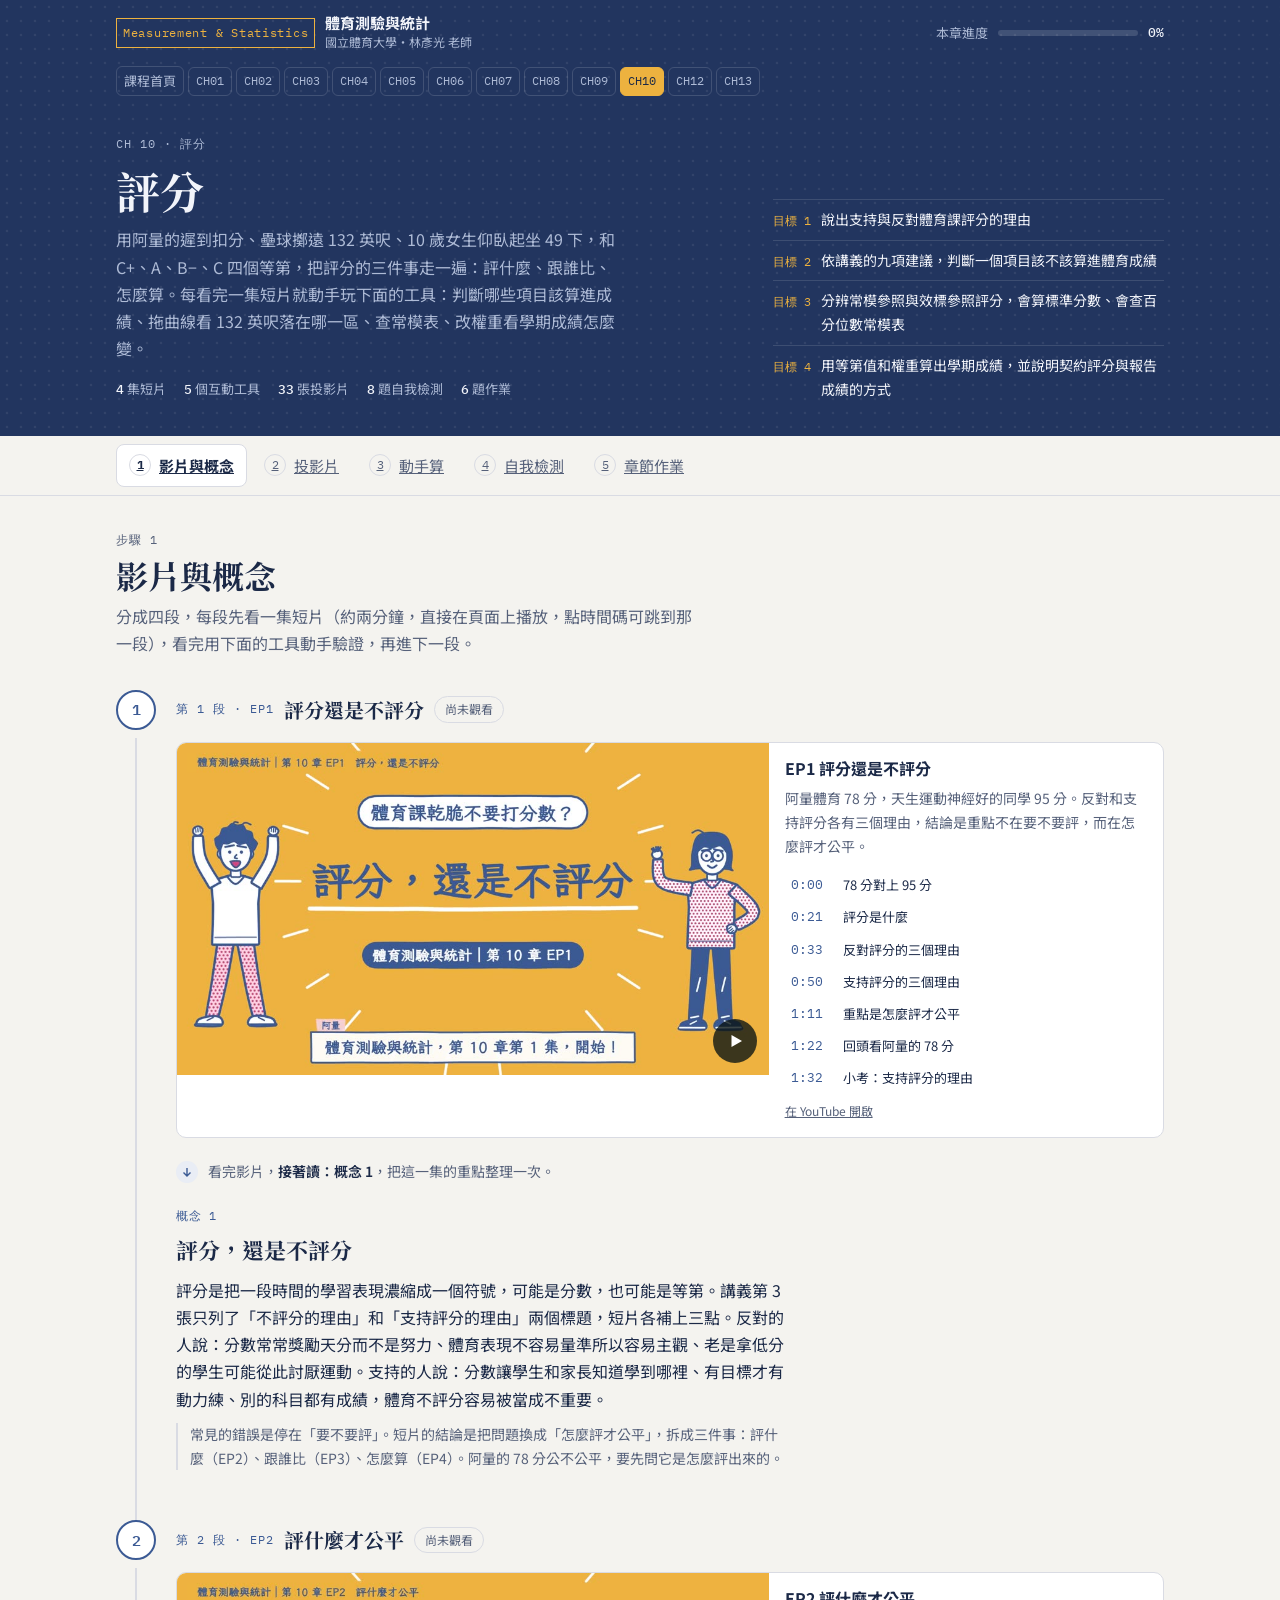
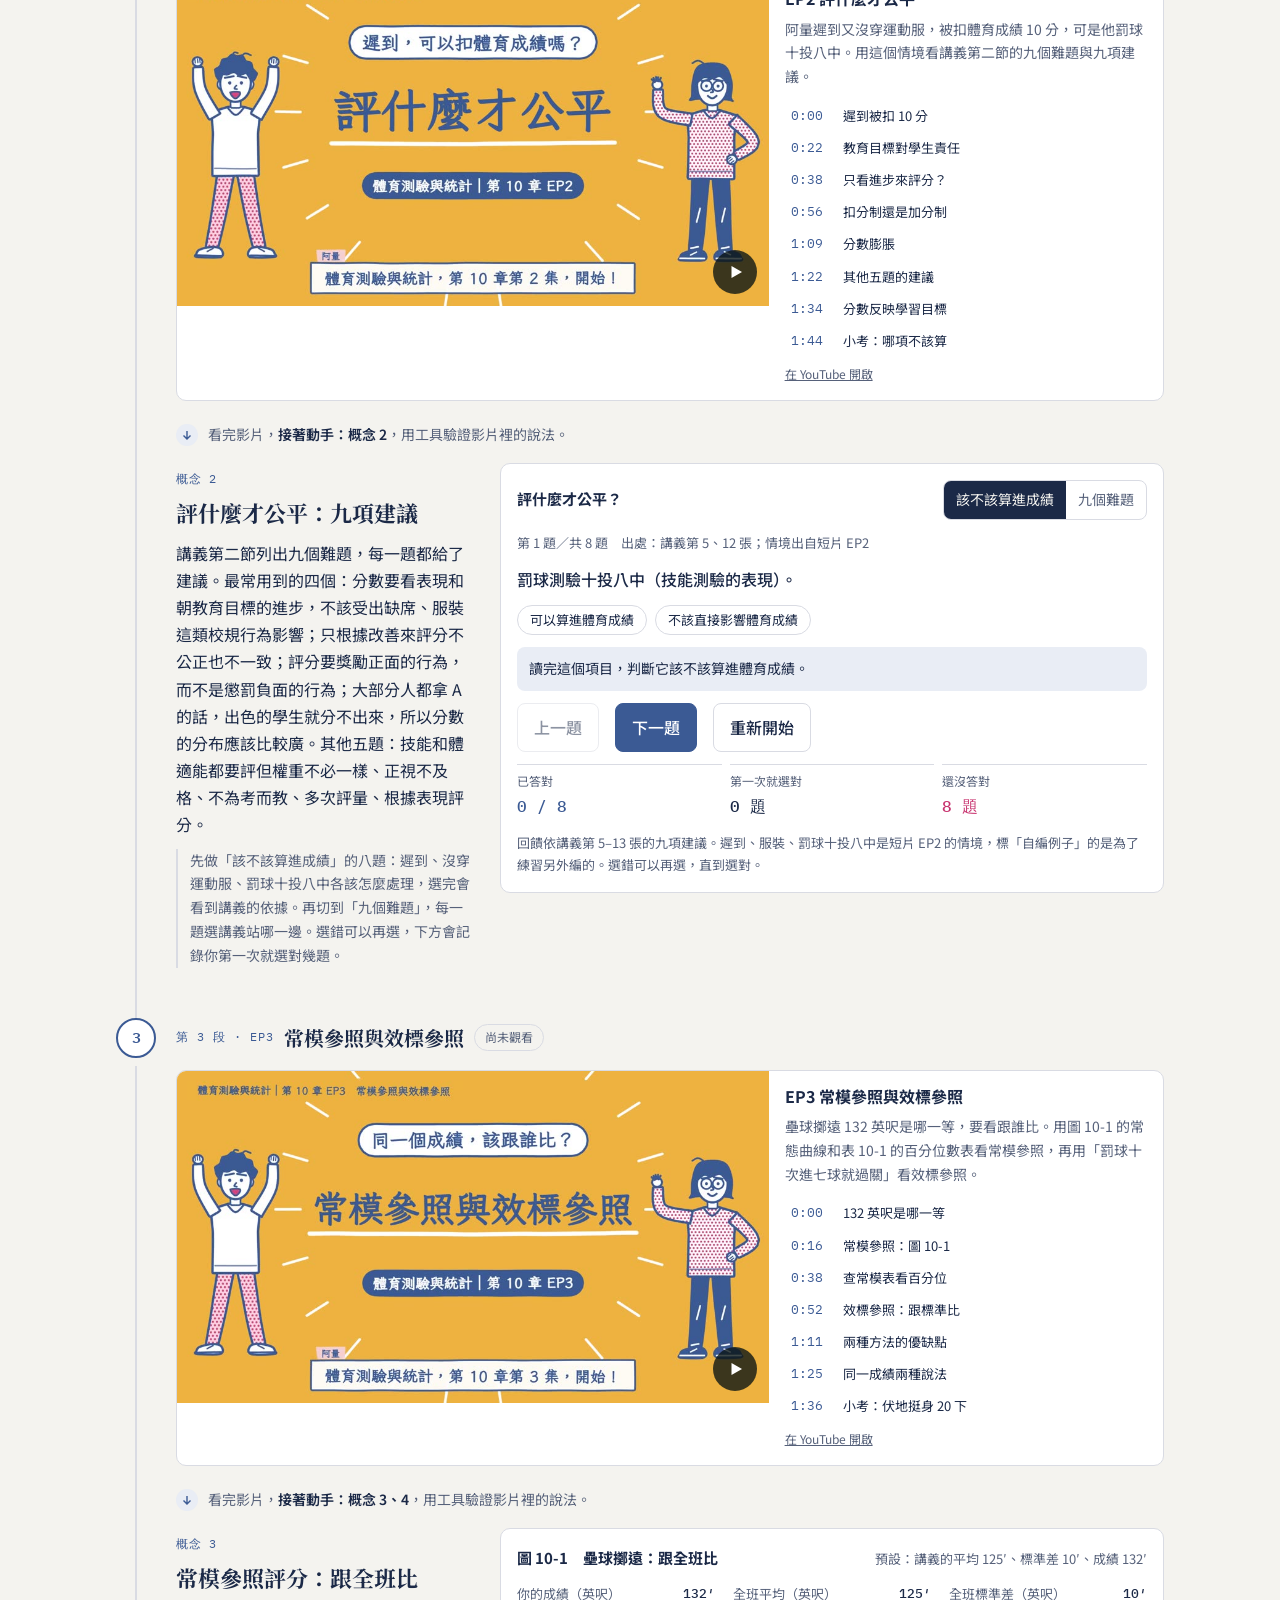
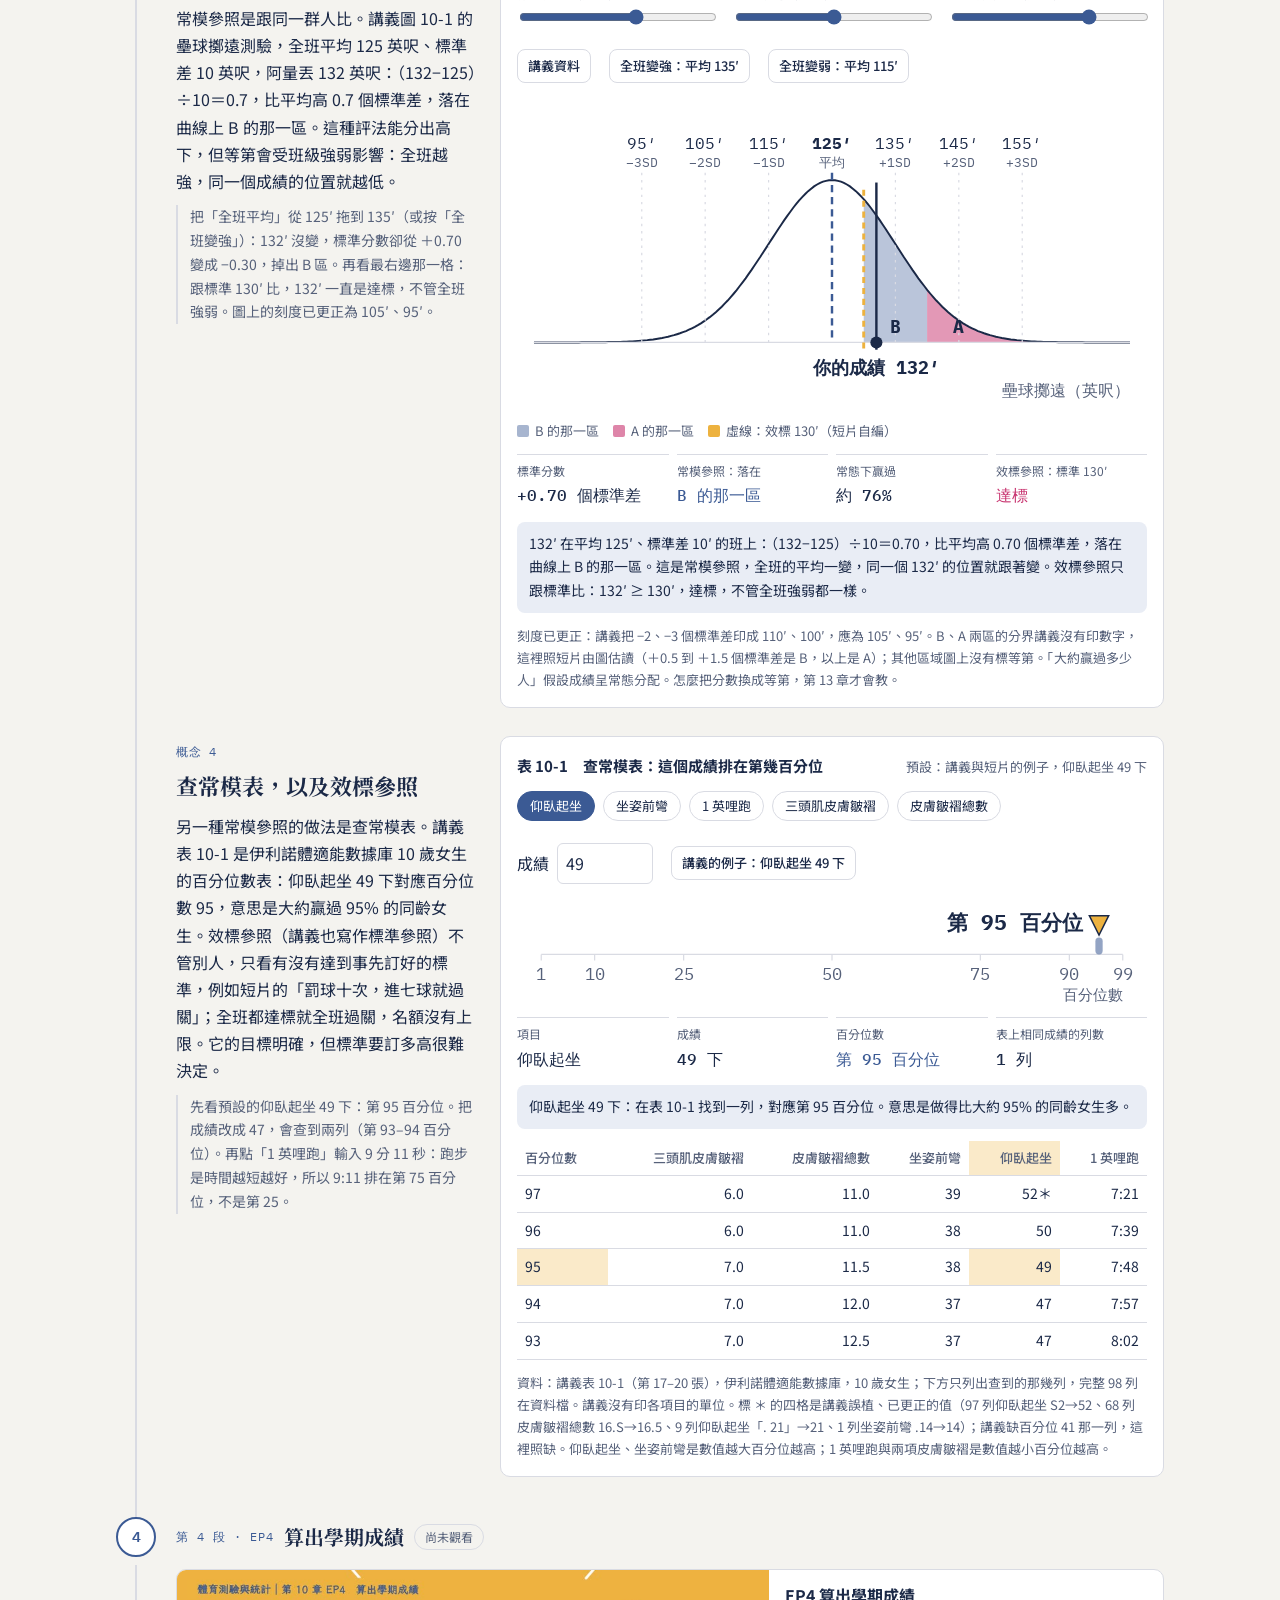
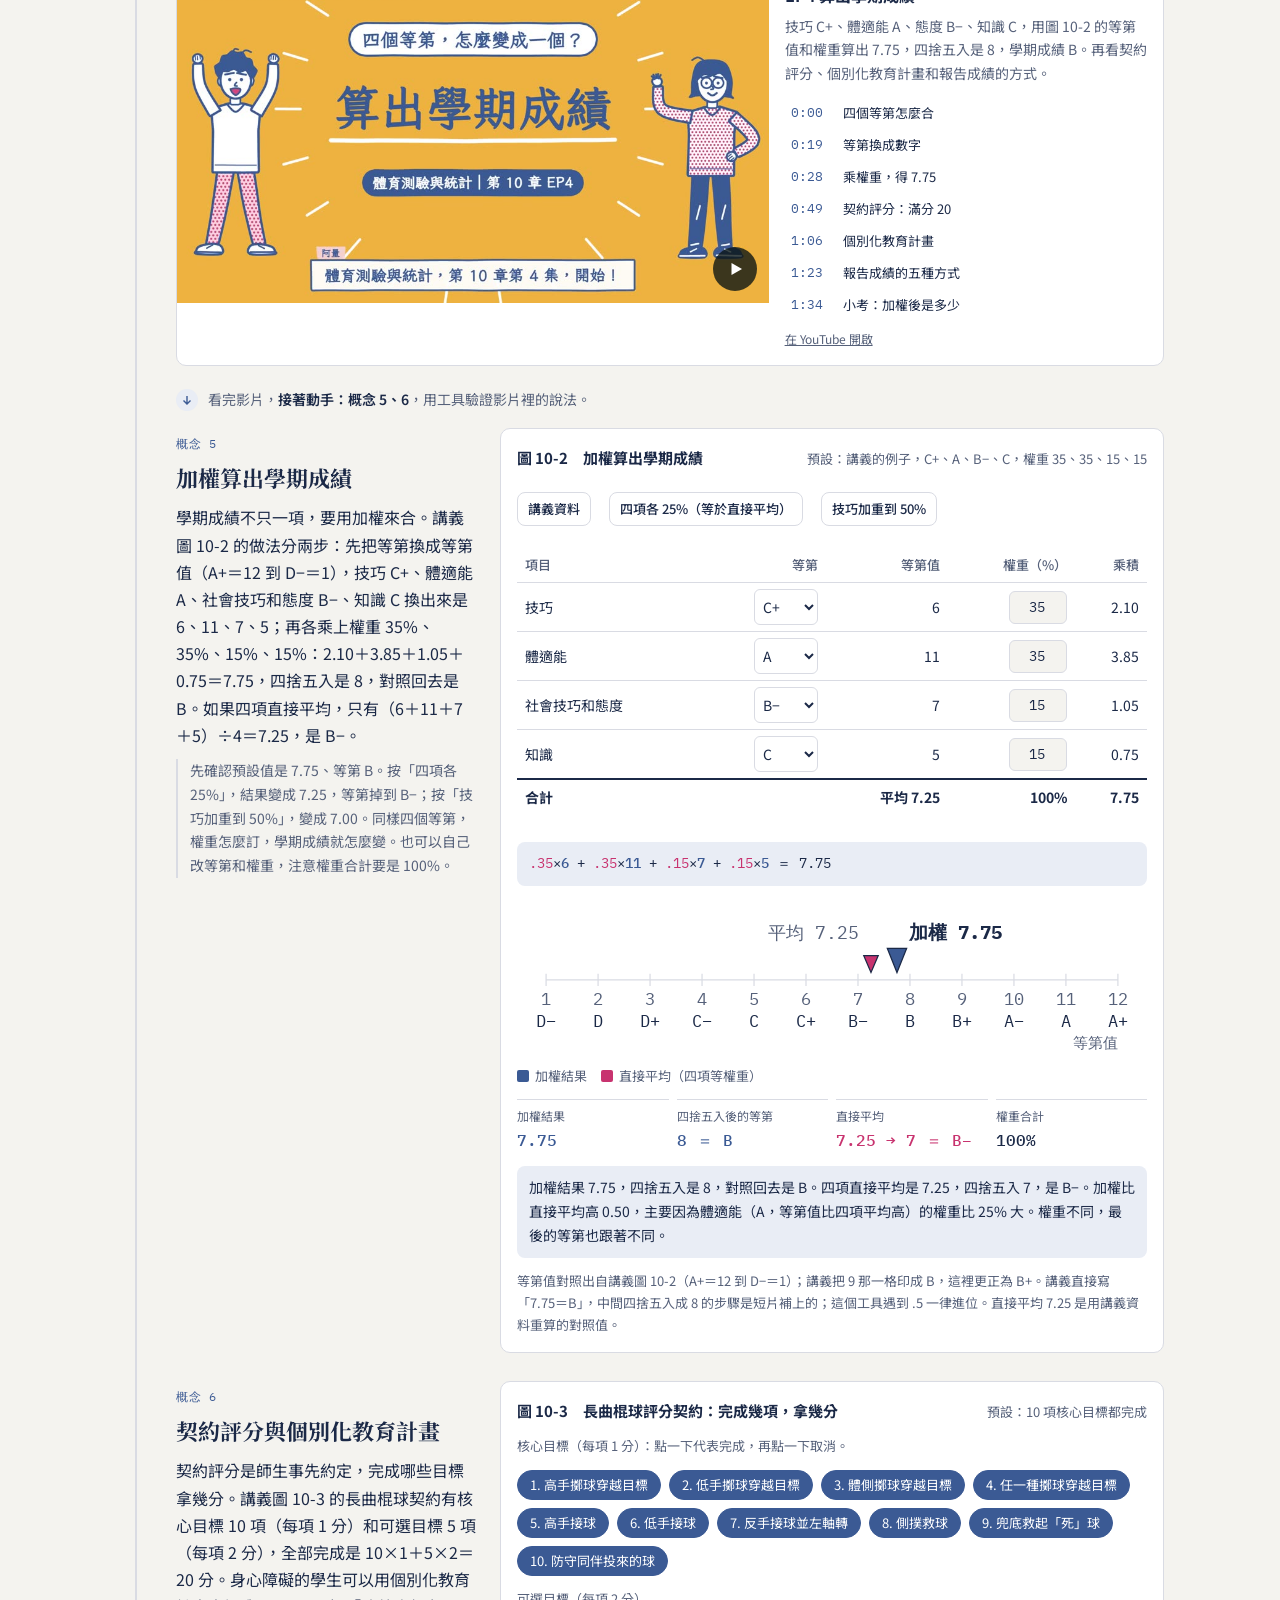
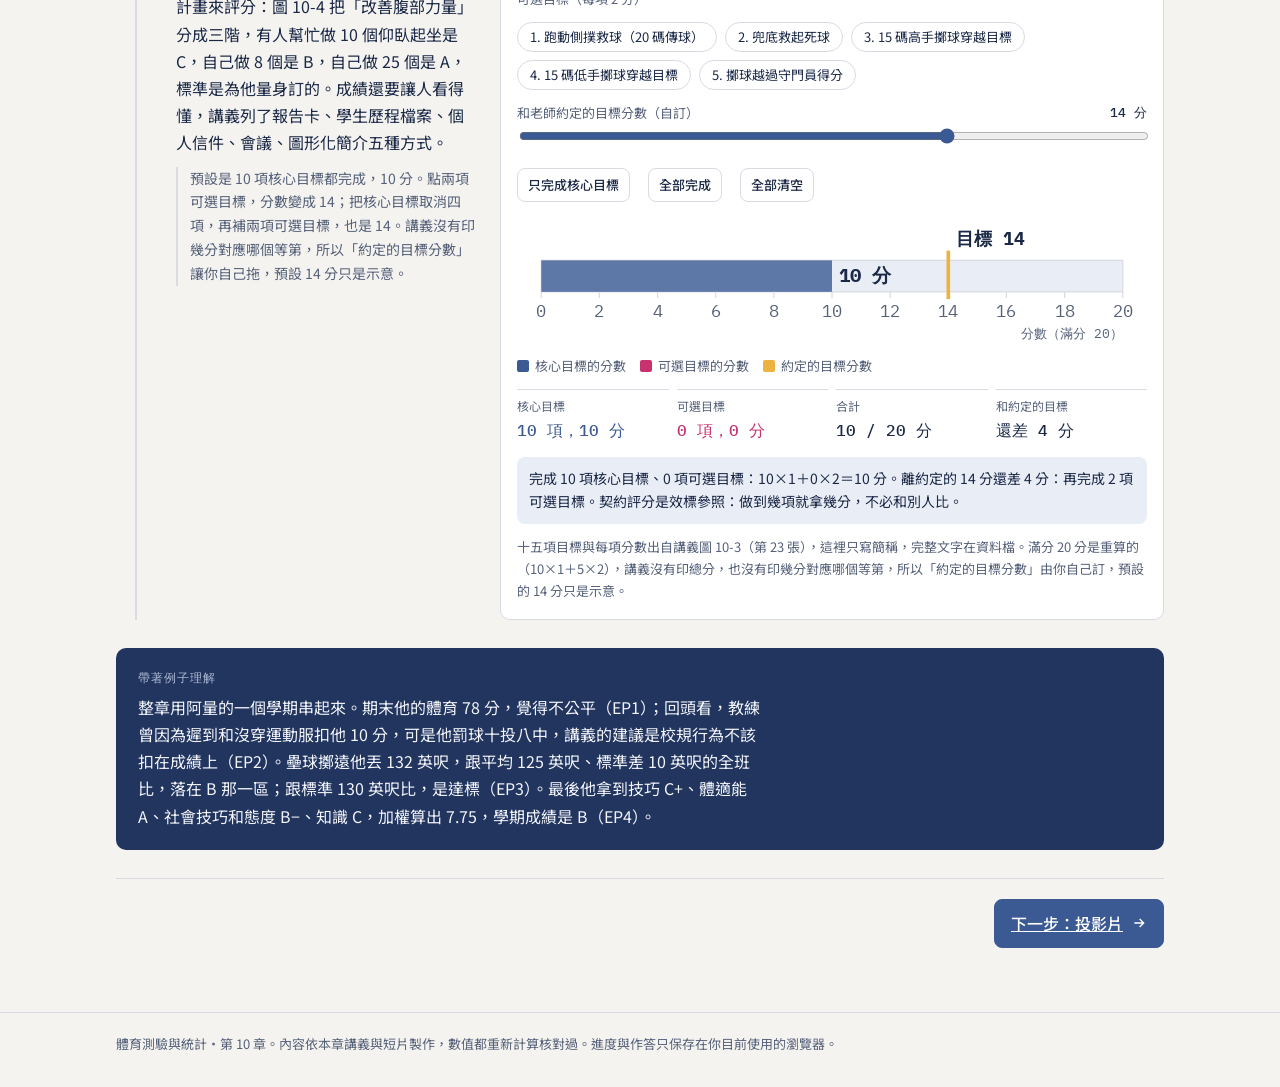
<file: ch10/index.html>
<!doctype html>
<html lang="zh-Hant"><head><meta charset="utf-8"><meta name="viewport" content="width=device-width,initial-scale=1,viewport-fit=cover">
<title>體育測驗與統計 第 10 章 評分</title>
<link rel="preconnect" href="https://fonts.googleapis.com">
<link rel="preconnect" href="https://fonts.gstatic.com" crossorigin>
<link rel="stylesheet" href="https://fonts.googleapis.com/css2?family=IBM+Plex+Mono:wght@400;500&family=Noto+Sans+TC:wght@400;500;700&family=Noto+Serif+TC:wght@600;700&display=swap">
<style>
body{margin:0}img{max-width:100%}[hidden]{display:none!important}

/* Layout: one chapter, five stages as tabs under a sticky bar; each stage is one focused page with prev/next. Paper ground, deep-teal ink, two analytic marks (teal = mean, amber = median). */
:root{
  --bg:#F5F4EE; --surface:#FFFFFF; --ink:#152826; --muted:#566865; --line:#D8DCD4;
  --accent:#0B7A80; --accent-ink:#FFFFFF; --amber:#B4530A; --soft:#E7EEEB;
  --ok:#1E7B45; --bad:#B42318; --band:#163533; --band-ink:#E8F1EE; --band-muted:#9FBDB7;
  --display:"Noto Serif TC","Songti TC","PMingLiU",serif;
  --body:"Noto Sans TC","PingFang TC","Microsoft JhengHei",system-ui,sans-serif;
  --mono:"IBM Plex Mono",ui-monospace,"SFMono-Regular",Menlo,monospace;
  --r:10px;
}
@media (prefers-color-scheme: dark){:root:not([data-theme="light"]){
  --bg:#0E1716; --surface:#152220; --ink:#E4ECE9; --muted:#9AAEA9; --line:#2B3B38;
  --accent:#45C1C6; --accent-ink:#04201F; --amber:#F0A24A; --soft:#1B2C2A;
  --ok:#5BC98A; --bad:#F2877D; --band:#0A2321; --band-ink:#DDEBE7; --band-muted:#86A8A2; color-scheme:dark}}
:root[data-theme="dark"]{
  --bg:#0E1716; --surface:#152220; --ink:#E4ECE9; --muted:#9AAEA9; --line:#2B3B38;
  --accent:#45C1C6; --accent-ink:#04201F; --amber:#F0A24A; --soft:#1B2C2A;
  --ok:#5BC98A; --bad:#F2877D; --band:#0A2321; --band-ink:#DDEBE7; --band-muted:#86A8A2; color-scheme:dark}
*{box-sizing:border-box}
body{background:var(--bg);color:var(--ink);font-family:var(--body);font-size:16px;line-height:1.7;-webkit-font-smoothing:antialiased;overflow-wrap:break-word}
.hero>*,.top>*,.concept>*,.guide-layout>*{min-width:0}
body::before{content:"";position:fixed;inset:0 0 auto;height:env(safe-area-inset-top,0px);z-index:30;background:var(--band)}
a{color:var(--accent)}
button{font:inherit;cursor:pointer;color:inherit}
:focus-visible{outline:2px solid var(--accent);outline-offset:2px;border-radius:4px}
h1,h2,h3,h4{text-wrap:balance;margin:0}
.wrap{max-width:1080px;margin:0 auto;padding-left:max(16px,env(safe-area-inset-left,0px));padding-right:max(16px,env(safe-area-inset-right,0px))}
.mono{font-family:var(--mono);font-variant-numeric:tabular-nums}
.label{font-family:var(--mono);font-size:12px;letter-spacing:.08em;text-transform:uppercase;color:var(--muted)}

/* top band */
.band{background:var(--band);color:var(--band-ink)}
.top{display:flex;align-items:center;gap:16px;padding-block:14px;flex-wrap:wrap}
.brand{display:flex;align-items:center;gap:10px;margin-right:auto}
.brand-mark{font-family:var(--mono);font-size:12px;border:1px solid var(--band-muted);padding:4px 6px;letter-spacing:.06em}
.brand strong{display:block;font-size:15px;line-height:1.2}
.brand small{display:block;font-size:12px;color:var(--band-muted)}
.meter{display:flex;align-items:center;gap:10px;font-size:13px;color:var(--band-muted)}
.meter-track{width:140px;height:6px;background:rgba(255,255,255,.14);border-radius:3px;overflow:hidden}
.meter-fill{height:100%;background:var(--band-ink);width:0;transition:width .3s ease}
.meter b{color:var(--band-ink);font-family:var(--mono);font-weight:500}
.hero{padding-block:28px 34px;display:grid;grid-template-columns:minmax(0,1.6fr) minmax(0,1fr);gap:32px;align-items:end}
.hero .label{color:var(--band-muted)}
.hero h1{font-family:var(--display);font-size:clamp(28px,4.4vw,44px);line-height:1.2;margin:8px 0 10px;font-weight:700}
.hero p{margin:0;color:var(--band-muted);max-width:56ch}
.hero ul{list-style:none;margin:0;padding:0;display:grid;gap:8px;font-size:14px}
.hero li{display:flex;gap:10px;align-items:baseline;border-top:1px solid rgba(255,255,255,.12);padding-top:8px}
.hero li span{font-family:var(--mono);font-size:12px;color:var(--band-muted)}
.facts{display:flex;flex-wrap:wrap;gap:6px 18px;margin-top:16px;font-size:13px;color:var(--band-muted)}
.facts b{color:var(--band-ink);font-family:var(--mono);font-weight:500}

/* stage bar */
.stagebar{position:sticky;top:env(safe-area-inset-top,0px);z-index:20;background:var(--bg);border-bottom:1px solid var(--line)}
.stages{display:flex;gap:4px;overflow-x:auto;scrollbar-width:none;padding-block:8px}
.stages::-webkit-scrollbar{display:none}
.stage-tab{flex:0 0 auto;display:flex;align-items:center;gap:8px;border:1px solid transparent;background:none;padding:8px 12px;border-radius:8px;font-size:15px;color:var(--muted);transition:background .2s,color .2s}
.stage-tab:hover{background:var(--soft);color:var(--ink)}
.stage-tab[aria-current="page"]{background:var(--surface);border-color:var(--line);color:var(--ink);font-weight:700}
.stage-tab .n{font-family:var(--mono);font-size:12px;width:22px;height:22px;border-radius:50%;display:grid;place-items:center;border:1px solid var(--line)}
.stage-tab.done .n{background:var(--ok);border-color:var(--ok);color:var(--bg)}

main{padding-block:28px 64px}
.stage{display:grid;gap:28px}
.stage[hidden]{display:none}
.stage-head h2{font-family:var(--display);font-size:clamp(24px,3.2vw,32px);line-height:1.25;margin-top:4px}
.stage-head p{margin:8px 0 0;color:var(--muted);max-width:65ch}
.panel{background:var(--surface);border:1px solid var(--line);border-radius:var(--r);padding:20px}
.panel h3{font-size:18px;margin-bottom:6px}
.prose{max-width:68ch}
.prose p{margin:0 0 10px}
.btn{display:inline-flex;align-items:center;gap:8px;border-radius:8px;padding:10px 16px;font-weight:500;border:1px solid var(--line);background:var(--surface);transition:background .2s,border-color .2s,transform .2s}
.btn:hover{border-color:var(--accent)}
.btn.primary{background:var(--accent);border-color:var(--accent);color:var(--accent-ink)}
.btn.primary:hover{transform:translateY(-1px)}
.btn[disabled]{opacity:.5;cursor:not-allowed;transform:none}
.btn svg{width:16px;height:16px;flex:0 0 auto}
.pager{display:flex;justify-content:space-between;gap:12px;flex-wrap:wrap;border-top:1px solid var(--line);padding-top:20px}
.seg{display:inline-flex;border:1px solid var(--line);border-radius:8px;overflow:hidden;background:var(--surface)}
.seg button{border:0;background:none;padding:7px 12px;font-size:14px;color:var(--muted);transition:background .2s,color .2s}
.seg button[aria-pressed="true"]{background:var(--ink);color:var(--bg)}
.controls{display:flex;flex-wrap:wrap;gap:10px 16px;align-items:center}
.controls label{font-size:14px;color:var(--muted);display:flex;gap:8px;align-items:center}
input[type=range]{accent-color:var(--accent)}

/* videos */
.videos{display:grid;grid-template-columns:repeat(3,minmax(0,1fr));gap:16px}
.video{display:flex;flex-direction:column;background:var(--surface);border:1px solid var(--line);border-radius:var(--r);overflow:hidden}
.video .thumb{position:relative;display:block;aspect-ratio:16/9;max-width:100%;background:var(--soft)}
.video .thumb img{width:100%;height:100%;object-fit:cover;display:block}
.video .play{position:absolute;inset:auto 12px 12px auto;width:44px;height:44px;border-radius:50%;background:rgba(10,20,20,.78);display:grid;place-items:center;transition:transform .2s}
.video .thumb:hover .play{transform:translateY(-2px)}
.video .play svg{width:18px;height:18px;fill:#fff;margin-left:3px}
.video .seen{position:absolute;left:10px;top:10px;font-size:12px;background:var(--ok);color:var(--bg);padding:2px 8px;border-radius:20px}
.video .body{padding:14px 16px 16px;display:flex;flex-direction:column;gap:8px;flex:1}
.video h3{font-size:16px;line-height:1.4}
.video p{margin:0;font-size:14px;color:var(--muted)}
.chips{list-style:none;margin:4px 0 0;padding:0;display:grid;gap:2px}
.chips a{display:grid;grid-template-columns:44px 1fr;gap:8px;text-decoration:none;color:var(--ink);font-size:13px;padding:4px 6px;border-radius:6px;transition:background .2s}
.chips a:hover{background:var(--soft)}
.chips .t{font-family:var(--mono);color:var(--accent)}
.note{font-size:13px;color:var(--muted)}

/* concepts */
.concept{display:grid;grid-template-columns:minmax(0,300px) minmax(0,1fr);gap:24px;align-items:start}
.concept-text .num{font-family:var(--mono);font-size:12px;color:var(--accent);letter-spacing:.06em}
.concept-text h3{font-family:var(--display);font-size:22px;margin:4px 0 8px}
.concept-text p{margin:0 0 10px;color:var(--ink)}
.concept-text .tip{font-size:14px;color:var(--muted);border-left:2px solid var(--line);padding-left:12px}
.widget{background:var(--surface);border:1px solid var(--line);border-radius:var(--r);padding:16px;display:grid;gap:12px;min-width:0}
.widget-title{display:flex;justify-content:space-between;gap:12px;flex-wrap:wrap;align-items:baseline}
.widget-title strong{font-size:15px}
.chart{width:100%;overflow-x:auto}
.chart svg{display:block;width:100%;height:auto;min-width:300px}
.chart text{fill:var(--muted);font-family:var(--mono);font-size:11px}
.chart .axis{stroke:var(--line)}
.chart .grid{stroke:var(--line);stroke-dasharray:2 4}
.chart .bar{fill:var(--accent);opacity:.28}
.chart .bar:hover{opacity:.45}
.chart .mean{stroke:var(--accent);stroke-width:2;stroke-dasharray:6 4}
.chart .median{stroke:var(--amber);stroke-width:2}
.chart .meanlab{fill:var(--accent);font-weight:500}
.chart .medlab{fill:var(--amber);font-weight:500}
.chart .box{fill:var(--soft);stroke:var(--ink);stroke-width:1.2}
.chart .whisk{stroke:var(--ink);stroke-width:1.2}
.chart .out{fill:var(--surface);stroke:var(--ink);stroke-width:1.2;cursor:pointer}
.chart .out.ext{fill:var(--ink)}
.chart .out:hover,.chart .out.sel{stroke:var(--amber);stroke-width:2.5}
.chart .grp{fill:var(--ink);font-size:12px}
.chart .dot{fill:var(--ink);cursor:grab;transition:fill .15s}
.chart .dot:hover,.chart .dot.active{fill:var(--amber)}
.chart .iqr{fill:var(--amber);opacity:.12}
.stats{display:grid;grid-template-columns:repeat(auto-fit,minmax(92px,1fr));gap:8px}
.stat{border-top:1px solid var(--line);padding-top:6px}
.stat span{display:block;font-size:12px;color:var(--muted)}
.stat b{font-family:var(--mono);font-weight:500;font-size:16px;font-variant-numeric:tabular-nums}
.stat.mean b{color:var(--accent)} .stat.med b{color:var(--amber)}
.readout{font-size:14px;background:var(--soft);border-radius:8px;padding:10px 12px;margin:0}
.tbl-wrap{overflow-x:auto}
table{border-collapse:collapse;width:100%;font-size:14px}
th,td{text-align:left;padding:7px 10px;border-bottom:1px solid var(--line);white-space:nowrap}
th{font-weight:500;color:var(--muted);font-size:13px}
td.n{font-family:var(--mono);font-variant-numeric:tabular-nums;text-align:right}
th.n{text-align:right}
.example{background:var(--band);color:var(--band-ink);border-radius:var(--r);padding:20px 22px;display:grid;gap:6px}
.example .label{color:var(--band-muted)}
.example p{margin:0;max-width:70ch}

/* slides */
.viewer{display:grid;gap:12px}
.slide-frame{position:relative;background:var(--surface);border:1px solid var(--line);border-radius:var(--r);overflow:hidden;aspect-ratio:16/9;max-width:100%}
.slide-frame img{width:100%;height:100%;object-fit:contain;display:block}
.slide-nav{display:flex;align-items:center;gap:10px;flex-wrap:wrap}
.slide-nav .count{font-family:var(--mono);font-size:14px;margin-right:auto}
.strip{display:flex;gap:8px;overflow-x:auto;padding-bottom:6px}
.strip button{flex:0 0 auto;width:112px;border:2px solid transparent;border-radius:6px;padding:0;background:var(--surface);overflow:hidden;opacity:.7;transition:opacity .2s,border-color .2s}
.strip button img{display:block;width:100%;aspect-ratio:16/9;object-fit:cover}
.strip button[aria-current="true"]{border-color:var(--accent);opacity:1}
.strip button:hover{opacity:1}
.dl-row{display:flex;flex-wrap:wrap;gap:10px}

/* spss */
.files{display:grid;grid-template-columns:repeat(auto-fill,minmax(250px,1fr));gap:10px}
.file{display:flex;gap:12px;align-items:flex-start;border:1px solid var(--line);border-radius:8px;padding:12px;background:var(--surface)}
.file .ext{font-family:var(--mono);font-size:11px;border:1px solid var(--line);border-radius:4px;padding:2px 5px;color:var(--muted);flex:0 0 auto;margin-top:2px}
.file div{min-width:0;flex:1}
.file strong{display:block;font-size:14px;font-weight:500;line-height:1.45}
.file small{display:block;font-size:12px;color:var(--muted);word-break:break-all}
.file button{margin-top:6px;border:0;background:none;color:var(--accent);padding:0;font-size:13px;font-weight:500}
.file .inzip{margin-top:6px;font-size:12px;color:var(--muted)}
.guide-layout{display:grid;grid-template-columns:220px minmax(0,1fr);gap:28px;align-items:start}
.toc{position:sticky;top:calc(env(safe-area-inset-top,0px) + 70px);display:grid;gap:2px;font-size:14px}
.toc a{display:flex;gap:8px;text-decoration:none;color:var(--muted);padding:6px 8px;border-radius:6px;transition:background .2s,color .2s}
.toc a:hover{background:var(--soft);color:var(--ink)}
.toc a.done{color:var(--ok)}
.toc a .ck{width:14px;flex:0 0 auto}
.sec{border:1px solid var(--line);border-radius:var(--r);background:var(--surface);margin-bottom:12px;scroll-margin-top:80px}
.sec>summary{list-style:none;cursor:pointer;padding:16px 18px;display:flex;gap:12px;align-items:center;font-weight:700;font-size:17px}
.sec>summary::-webkit-details-marker{display:none}
.sec>summary .chev{margin-left:auto;transition:transform .2s;width:18px;height:18px;flex:0 0 auto}
.sec[open]>summary .chev{transform:rotate(180deg)}
.sec>summary .badge{font-size:12px;font-weight:500;color:var(--ok);font-family:var(--mono)}
.sec-body{padding:0 18px 18px;border-top:1px solid var(--line)}
.sec-body h3{font-size:17px;margin:22px 0 8px}
.sec-body h4{font-size:15px;margin:18px 0 6px;color:var(--accent)}
.sec-body p,.sec-body li{max-width:72ch}
.sec-body p{margin:0 0 10px}
.sec-body ol,.sec-body ul{margin:0 0 10px;padding-left:22px}
.sec-body code{font-family:var(--mono);font-size:.88em;background:var(--soft);padding:1px 5px;border-radius:4px}
.code{position:relative;background:var(--band);color:var(--band-ink);border-radius:8px;padding:14px 16px;margin:6px 0 12px;overflow-x:auto}
.code pre{margin:0;font-family:var(--mono);font-size:13px;line-height:1.6}
.code button{position:absolute;right:8px;top:8px;font-size:12px;border:1px solid var(--band-muted);background:none;color:var(--band-ink);border-radius:6px;padding:2px 8px}
figure{margin:8px 0 16px}
figure img{display:block;max-width:100%;height:auto;border:1px solid var(--line);border-radius:6px;cursor:zoom-in;background:var(--soft)}
figcaption{font-size:13px;color:var(--muted);margin-top:6px}
.borrowed{font-size:12px;color:var(--amber);margin:0 0 6px}
.sec-done{display:flex;justify-content:flex-end;margin-top:12px}
.slideref{border:1px solid var(--line);border-left:3px solid var(--amber);border-radius:0 8px 8px 0;background:var(--soft);padding:12px 14px;margin:6px 0 14px;display:grid;gap:8px}
.slideref .label{color:var(--amber)}
.slideref p{margin:0;font-size:14px}
.slideref .pics{display:grid;grid-template-columns:repeat(auto-fit,minmax(220px,1fr));gap:10px}
.slideref figure{margin:0}
.slideref img{border-radius:4px}
.slideref figcaption{display:flex;justify-content:space-between;gap:8px}
.slideref figcaption a{font-size:13px}
.lightbox{position:fixed;inset:0;z-index:50;background:rgba(5,12,12,.86);display:grid;place-items:center;padding:max(16px,env(safe-area-inset-top,0px)) max(16px,env(safe-area-inset-right,0px)) max(16px,env(safe-area-inset-bottom,0px)) max(16px,env(safe-area-inset-left,0px))}
.lightbox img{max-width:100%;max-height:85vh;border-radius:6px;background:#fff}
.lightbox p{color:#e8f1ee;font-size:14px;margin:10px 0 0;text-align:center}
.lightbox button{position:absolute;top:calc(env(safe-area-inset-top,0px) + 12px);right:calc(env(safe-area-inset-right,0px) + 12px);background:rgba(255,255,255,.12);border:0;color:#fff;border-radius:8px;padding:8px 12px}

/* quiz & homework */
.qlist{display:grid;gap:14px}
.q{background:var(--surface);border:1px solid var(--line);border-radius:var(--r);padding:18px;display:grid;gap:10px}
.q legend,.q .prompt{font-weight:500;font-size:16px;padding:0;display:flex;gap:10px}
.q .qn{font-family:var(--mono);font-size:13px;color:var(--accent);flex:0 0 auto;padding-top:2px}
fieldset.q{margin:0;min-width:0}
.opts{display:grid;gap:6px}
.opt{display:flex;gap:10px;align-items:flex-start;border:1px solid var(--line);border-radius:8px;padding:9px 12px;cursor:pointer;transition:border-color .2s,background .2s}
.opt:hover{border-color:var(--accent)}
.opt input{margin-top:5px;accent-color:var(--accent)}
.opt.right{border-color:var(--ok);background:color-mix(in srgb,var(--ok) 10%,transparent)}
.opt.wrong{border-color:var(--bad);background:color-mix(in srgb,var(--bad) 8%,transparent)}
.fb{border-radius:8px;padding:10px 12px;font-size:14px;margin:0}
.fb.ok{background:color-mix(in srgb,var(--ok) 12%,transparent)}
.fb.no{background:color-mix(in srgb,var(--bad) 10%,transparent)}
.fb b{display:block;margin-bottom:2px}
.fb.ok b{color:var(--ok)} .fb.no b{color:var(--bad)}
.numrow{display:flex;gap:8px;flex-wrap:wrap;align-items:center}
.numrow input{font:inherit;font-family:var(--mono);width:160px;padding:8px 10px;border:1px solid var(--line);border-radius:8px;background:var(--bg);color:var(--ink)}
textarea{font:inherit;width:100%;min-height:120px;padding:10px 12px;border:1px solid var(--line);border-radius:8px;background:var(--bg);color:var(--ink);resize:vertical}
textarea:focus,.numrow input:focus{outline:none;border-color:var(--accent);box-shadow:0 0 0 3px color-mix(in srgb,var(--accent) 20%,transparent)}
.ref{border-left:3px solid var(--accent);background:var(--soft);border-radius:0 8px 8px 0;padding:12px 14px;font-size:14px}
.ref h4{font-size:14px;margin-bottom:6px;color:var(--accent)}
.ref p{margin:0 0 6px}
.ref table{font-size:13px;background:var(--surface)}
.score{display:flex;gap:16px;align-items:center;flex-wrap:wrap}
.score b{font-family:var(--mono);font-size:28px;font-weight:500}
.status-line{font-size:13px;color:var(--muted)}
.confirm{display:inline-flex;gap:8px;align-items:center;font-size:14px}
.toast{position:fixed;left:50%;bottom:calc(env(safe-area-inset-bottom,0px) + 20px);transform:translateX(-50%);background:var(--ink);color:var(--bg);padding:10px 16px;border-radius:8px;font-size:14px;z-index:60;max-width:calc(100% - 32px)}
footer{border-top:1px solid var(--line);padding-block:20px 32px;font-size:13px;color:var(--muted)}

@media (max-width:860px){
  .hero{grid-template-columns:1fr;gap:20px}
  .videos{grid-template-columns:1fr}
  .concept{grid-template-columns:1fr}
  .guide-layout{grid-template-columns:1fr}
  .toc{position:static;grid-template-columns:repeat(auto-fill,minmax(150px,1fr))}
  .meter-track{width:90px}
}
@media (prefers-reduced-motion:reduce){*{transition:none!important;scroll-behavior:auto!important}}

.chapnav{display:flex;gap:4px;flex-wrap:wrap;align-items:center;padding-bottom:4px}
.chapnav a,.chapnav span{font-family:var(--mono);font-size:12px;text-decoration:none;color:var(--band-muted);border:1px solid rgba(255,255,255,.14);border-radius:6px;padding:3px 7px;transition:color .2s,border-color .2s}
.chapnav a:hover{color:var(--band-ink);border-color:var(--band-muted)}
.chapnav .cur{color:var(--band);background:var(--band-ink);border-color:var(--band-ink)}
.chapnav .home{font-family:var(--body);font-size:13px}
.concept.solo{grid-template-columns:minmax(0,1fr)}
.concept.solo .concept-text{max-width:68ch}
.ct{border-collapse:separate;border-spacing:0;font-size:14px;width:auto;min-width:100%}
.ct th,.ct td{border-bottom:1px solid var(--line);padding:8px 10px;text-align:right;white-space:nowrap}
.ct th:first-child,.ct td:first-child{text-align:left}
.ct td.cell{cursor:pointer;font-family:var(--mono);transition:background .2s}
.ct td.cell:hover{background:var(--soft)}
.ct td.num,.ct td.tot{font-family:var(--mono)}
.ct .hl-num{background:color-mix(in srgb,var(--accent) 22%,transparent);font-weight:700}
.ct .hl-den{background:color-mix(in srgb,var(--amber) 16%,transparent)}
.ct input{width:72px;font:inherit;font-family:var(--mono);text-align:right;padding:5px 7px;border:1px solid var(--line);border-radius:6px;background:var(--bg);color:var(--ink)}
.ct .exp{display:block;font-size:11px;color:var(--muted)}
.ct .exp.low{color:var(--bad);font-weight:700}
.frac{font-family:var(--mono);font-size:18px}
.frac b{color:var(--accent);font-weight:500}
.frac i{font-style:normal;color:var(--amber)}
.slider-row{display:grid;grid-template-columns:repeat(auto-fit,minmax(170px,1fr));gap:8px 18px}
.slider-row label{display:grid;gap:2px;font-size:13px;color:var(--muted)}
.slider-row label span{display:flex;justify-content:space-between}
.slider-row label b{font-family:var(--mono);font-weight:500;color:var(--ink)}
.slider-row input[type=range]{width:100%}
.chart .area-p{fill:var(--accent);opacity:.35}
.chart .area-r{fill:var(--amber);opacity:.18}
.chart .curve{fill:none;stroke:var(--ink);stroke-width:1.6}
.chart .curve2{fill:none;stroke:var(--amber);stroke-width:1.6}
.chart .curve3{fill:none;stroke:var(--accent);stroke-width:1.6}
.chart .zline{stroke:var(--ink);stroke-width:2}
.chart .bar2{fill:var(--amber);opacity:.55}
.chart .bar.sel,.chart .bar.ext{opacity:.8}
.chart .bar2.sel{opacity:.95}
.chart .ci-hit{stroke:var(--accent);stroke-width:1.6}
.chart .ci-miss{stroke:var(--amber);stroke-width:2.4}
.chart .ptA{fill:var(--accent)}
.chart .ptB{fill:var(--amber)}
.chart .ptN{fill:var(--ink);opacity:.55}
.chart .fit{stroke:var(--ink);stroke-width:2}
.chart .fitA{stroke:var(--accent);stroke-width:2}
.chart .fitB{stroke:var(--amber);stroke-width:2}
.chart .drag{cursor:grab}
.decision{font-weight:700}
.decision.rej{color:var(--accent)} .decision.keep{color:var(--amber)}
.legend{display:flex;gap:14px;flex-wrap:wrap;font-size:13px;color:var(--muted)}
.legend i{display:inline-block;width:12px;height:12px;border-radius:2px;margin-right:6px;vertical-align:-1px}
.num-in{width:96px;font:inherit;font-variant-numeric:tabular-nums;padding:6px 8px;border:1px solid var(--line);border-radius:6px;background:var(--surface);color:var(--ink)}
.num-in:focus{outline:2px solid var(--accent);outline-offset:1px}
.in-row{display:flex;flex-wrap:wrap;gap:10px 18px;align-items:center;margin:10px 0}
.in-row label{display:flex;align-items:center;gap:8px}
.in-row .btn{padding:5px 10px;font-size:13px}
.area-q{fill:var(--amber);opacity:.4}
/* ===== episode flow: watch one, play one ===== */
.epflow{display:grid;gap:40px;margin-top:4px}
.ep{position:relative;padding-left:60px}
.ep::before{content:"";position:absolute;left:19px;top:48px;bottom:-40px;width:2px;background:var(--line)}
.ep:last-child::before{bottom:0}
.ep-badge{position:absolute;left:0;top:0;width:40px;height:40px;border-radius:50%;display:grid;place-items:center;font-family:var(--mono);font-size:15px;font-weight:600;background:var(--surface);color:var(--accent);border:2px solid var(--accent);transition:background .3s,color .3s,border-color .3s}
.ep.watched .ep-badge{background:var(--ok);border-color:var(--ok);color:var(--bg)}
.ep-head{display:flex;align-items:center;gap:10px;flex-wrap:wrap;min-height:40px;margin-bottom:12px}
.ep-head .label{color:var(--accent)}
.ep-head h3{font-family:var(--display);font-size:20px;margin:0}
.ep-state{font-size:12px;border-radius:20px;padding:2px 10px;border:1px solid var(--line);color:var(--muted)}
.ep.watched .ep-state{border-color:var(--ok);color:var(--ok)}
.ep .video{flex-direction:row}
.ep .video .thumb{flex:0 0 min(60%,640px);align-self:flex-start}
.ep-go{display:flex;align-items:center;gap:10px;margin:22px 0 16px;font-size:14px;color:var(--muted)}
.ep-go::before{content:"";width:22px;height:22px;flex:0 0 auto;border-radius:50%;background:var(--soft) url("data:image/svg+xml,%3Csvg xmlns='http://www.w3.org/2000/svg' viewBox='0 0 24 24' fill='none' stroke='%233B5A94' stroke-width='2.4'%3E%3Cpath d='M12 5v14M6 13l6 6 6-6'/%3E%3C/svg%3E") center/14px no-repeat}
.ep-go b{color:var(--ink);font-weight:600}
.ep-concepts{display:grid;gap:28px}
@media (max-width:860px){
 .ep{padding-left:0}.ep::before{display:none}
 .ep-badge{position:static;flex:0 0 auto;width:34px;height:34px;font-size:14px}
 .ep .video{flex-direction:column}.ep .video .thumb{flex:none;width:100%}
}
.dl-file{display:inline-flex;align-items:center;gap:4px;font-family:var(--mono);font-size:.92em;color:var(--accent);background:var(--soft);border:1px solid color-mix(in srgb,var(--accent) 35%,transparent);border-radius:6px;padding:1px 7px;margin:0 2px;text-decoration:none;white-space:nowrap;vertical-align:baseline;transition:background .15s,color .15s}
.dl-file:hover{background:var(--accent);color:var(--accent-ink)}
.dl-file svg{width:13px;height:13px;flex:0 0 auto}
.dl-file.dl-btn{font-family:var(--body);font-size:13px;padding:4px 10px;margin:6px 0 0;width:max-content}

/* ===== 體育測驗與統計：沿用短片的配色（海軍藍單線、粉紅、芥末黃、米白紙） ===== */
:root{
  --bg:#F4F3EF; --surface:#FFFFFF; --ink:#1B2947; --muted:#56617A; --line:#D9DBE3;
  --accent:#3B5A94; --accent-ink:#FFFFFF; --amber:#C8336F; --soft:#E9EDF5;
  --ok:#1E7B45; --bad:#B42318; --band:#22355F; --band-ink:#F2F4FA; --band-muted:#AEBBD6;
  --mustard:#EDB23F; --pink:#D6457F;
}
@media (prefers-color-scheme: dark){:root:not([data-theme="light"]){
  --bg:#0F1524; --surface:#172036; --ink:#E6EAF4; --muted:#9BA6C0; --line:#2B3654;
  --accent:#8FB0EE; --accent-ink:#0B1530; --amber:#F08BB3; --soft:#1D2843;
  --ok:#5BC98A; --bad:#F2877D; --band:#141D36; --band-ink:#E3E9F7; --band-muted:#8E9DC0; color-scheme:dark}}
:root[data-theme="dark"]{
  --bg:#0F1524; --surface:#172036; --ink:#E6EAF4; --muted:#9BA6C0; --line:#2B3654;
  --accent:#8FB0EE; --accent-ink:#0B1530; --amber:#F08BB3; --soft:#1D2843;
  --ok:#5BC98A; --bad:#F2877D; --band:#141D36; --band-ink:#E3E9F7; --band-muted:#8E9DC0; color-scheme:dark}
.band{background-image:radial-gradient(rgba(255,255,255,.07) 1.4px,transparent 1.6px);background-size:14px 14px}
.brand-mark{border-color:var(--mustard);color:var(--mustard)}
.meter-fill{background:var(--mustard)}
.chapnav .cur{background:var(--mustard);border-color:var(--mustard);color:#1B2947}
.hero li span{color:var(--mustard)}

/* 影片直接在頁面播放 */
.video .thumb.vp{background:#0b1020}
.video .thumb.vp video{width:100%;height:100%;display:block;background:#0b1020}
.video .seen{pointer-events:none;z-index:1}
.chips button{display:grid;grid-template-columns:44px 1fr;gap:8px;width:100%;text-align:left;background:none;border:0;color:var(--ink);font-size:13px;padding:4px 6px;border-radius:6px;transition:background .2s}
.chips button:hover{background:var(--soft)}
.ep-badge svg{display:block}

/* 互動工具共用：小表格、可編輯數列 */
.wtbl{border-collapse:collapse;font-size:14px;width:100%}
.wtbl th,.wtbl td{border-bottom:1px solid var(--line);padding:6px 8px;text-align:right;font-variant-numeric:tabular-nums}
.wtbl th{font-weight:500;color:var(--muted);font-size:13px}
.wtbl th:first-child,.wtbl td:first-child{text-align:left}
.wtbl tr.sum td{font-weight:700;border-top:2px solid var(--ink);border-bottom:0}
.wtbl input{width:68px;font:inherit;font-family:var(--mono);text-align:right;padding:4px 6px;border:1px solid var(--line);border-radius:6px;background:var(--bg);color:var(--ink)}
.wtbl .hl{background:color-mix(in srgb,var(--mustard) 28%,transparent)}
.widget textarea.nums{width:100%;min-height:64px;font:inherit;font-family:var(--mono);font-size:14px;padding:8px 10px;border:1px solid var(--line);border-radius:8px;background:var(--bg);color:var(--ink);resize:vertical}
.formula{font-family:var(--mono);font-size:14px;background:var(--soft);border-radius:8px;padding:10px 12px;overflow-x:auto;white-space:nowrap}
.formula b{color:var(--accent);font-weight:500}.formula i{font-style:normal;color:var(--amber)}
.tagrow{display:flex;flex-wrap:wrap;gap:8px}
.tag{font-size:13px;border:1px solid var(--line);border-radius:20px;padding:3px 12px;background:var(--surface);color:var(--ink)}
.tag[aria-pressed="true"],.tag.on{background:var(--accent);border-color:var(--accent);color:var(--accent-ink)}
.tag.right{background:var(--ok);border-color:var(--ok);color:#fff}.tag.wrong{background:var(--bad);border-color:var(--bad);color:#fff}
.chart .pt{fill:var(--accent)}.chart .pt2{fill:var(--amber)}
.chart .ln{stroke:var(--accent);stroke-width:2;fill:none}.chart .ln2{stroke:var(--amber);stroke-width:2;fill:none}
.chart .dash{stroke:var(--muted);stroke-width:1.2;stroke-dasharray:5 4;fill:none}
.chart .bar{fill:var(--accent);opacity:.8}.chart .bar2{fill:var(--amber);opacity:.8}
.chart .must{fill:var(--mustard)}.chart .lnm{stroke:var(--mustard);stroke-width:2.4;fill:none}

/* 框架修正：長題目的框線、作業參考表格在手機溢出、表格文字換行、目標標籤不折行 */
.q>*{min-width:0}
.q legend{float:left;width:100%}
.sec-body td,.sec-body th,.ref td,.ref th{white-space:normal}
.hero li span{flex:0 0 auto;white-space:nowrap}
.formula{white-space:normal;overflow-wrap:anywhere}
.sec-body .tbl-wrap,.ref .tbl-wrap{margin:0 0 12px}

/* YouTube 內嵌播放 */
.video .thumb.yt{cursor:pointer}
.video .thumb iframe{width:100%;height:100%;border:0;display:block}
.ytlink{font-size:12px;color:var(--muted);margin-top:auto;align-self:flex-start}
.ytlink:hover{color:var(--accent)}
</style></head>
<body>
<div class="band">
  <div class="wrap top">
    <div class="brand"><span class="brand-mark">Measurement &amp; Statistics</span><span><strong>體育測驗與統計</strong><small>國立體育大學・林彥光 老師</small></span></div>
    <div class="meter" aria-live="polite"><span>本章進度</span><span class="meter-track"><span class="meter-fill" id="meterFill"></span></span><b id="meterPct">0%</b></div>
  </div>
  <div class="wrap"><nav class="chapnav" id="chapnav" aria-label="課程章節"></nav></div>
  <div class="wrap hero">
    <div>
      <span class="label" id="hEyebrow"></span>
      <h1 id="hTitle"></h1>
      <p id="hLede"></p>
      <div class="facts" id="hFacts"></div>
    </div>
    <ul aria-label="學習目標" id="hObj"></ul>
  </div>
</div>

<div class="stagebar"><nav class="wrap stages" aria-label="本章學習階段" id="stageNav"></nav></div>

<main class="wrap">
<section class="stage" data-stage="learn" aria-labelledby="h-learn">
  <div class="stage-head"><span class="label">步驟 1</span><h2 id="h-learn">影片與概念</h2><p>四集短片各約兩分鐘，直接在頁面上播放，點時間碼可跳到那一段。每看完一集，用下面的小工具動手驗證影片裡的說法。</p></div>
  <div class="videos" id="videos"></div>
  <div id="concepts" style="display:grid;gap:28px"></div>
  <div class="example"><span class="label">帶著例子理解</span><p id="exampleText"></p></div>
  <div class="pager"><span></span><a class="btn primary" href="#slides">下一步：投影片 <svg viewBox="0 0 24 24" fill="none" stroke="currentColor" stroke-width="2"><path d="M5 12h14M13 6l6 6-6 6"/></svg></a></div>
</section>

<section class="stage" data-stage="slides" aria-labelledby="h-slides" hidden>
  <div class="stage-head"><span class="label">步驟 2</span><h2 id="h-slides">課程投影片</h2><p id="slidesNote"></p></div>
  <div class="viewer">
    <div class="slide-frame"><img id="slideImg" alt="" src="slides/s-01.jpg"></div>
    <div class="slide-nav">
      <span class="count" id="slideCount"></span>
      <button class="btn" id="slidePrev" aria-label="上一張"><svg viewBox="0 0 24 24" fill="none" stroke="currentColor" stroke-width="2"><path d="M15 6l-6 6 6 6"/></svg>上一張</button>
      <button class="btn" id="slideNext" aria-label="下一張">下一張<svg viewBox="0 0 24 24" fill="none" stroke="currentColor" stroke-width="2"><path d="M9 6l6 6-6 6"/></svg></button>
    </div>
    <div class="strip" id="slideStrip" aria-label="投影片縮圖"></div>
    <div class="dl-row" id="slideDl"></div>
  </div>
  <div class="pager"><a class="btn" href="#learn">上一步：影片與概念</a><a class="btn primary" href="#spss" id="toSpss">下一步 <svg viewBox="0 0 24 24" fill="none" stroke="currentColor" stroke-width="2"><path d="M5 12h14M13 6l6 6-6 6"/></svg></a></div>
</section>

<section class="stage" data-stage="spss" aria-labelledby="h-spss" hidden>
  <div class="stage-head"><span class="label">步驟 3</span><h2 id="h-spss"></h2><p id="spssLede"></p></div>
  <div class="panel" id="filesPanel">
    <div class="widget-title"><h3>本章資料</h3><span id="zipBtn"></span></div>
    <p class="note" style="margin:4px 0 12px" id="filesNote"></p>
    <div class="files" id="files"></div>
  </div>
  <div class="guide-layout">
    <nav class="toc" id="toc" aria-label="指南章節"></nav>
    <div id="guide"></div>
  </div>
  <div class="pager"><a class="btn" href="#slides">上一步：投影片</a><a class="btn primary" href="#quiz">下一步：自我檢測 <svg viewBox="0 0 24 24" fill="none" stroke="currentColor" stroke-width="2"><path d="M5 12h14M13 6l6 6-6 6"/></svg></a></div>
</section>

<section class="stage" data-stage="quiz" aria-labelledby="h-quiz" hidden>
  <div class="stage-head"><span class="label">步驟 4</span><h2 id="h-quiz">自我檢測</h2><p>選完立刻知道對錯和理由，可以重選。題目依本章講義與短片出題，數字都重新計算核對過。</p></div>
  <div class="panel score"><div><span class="label">目前答對</span><div><b id="quizScore">0</b> <span class="mono" id="quizTotal"></span></div></div><p class="status-line" id="quizStatus" style="margin:0"></p></div>
  <div class="qlist" id="quiz"></div>
  <div class="panel">
    <h3>思考題（不計分）</h3>
    <p style="margin:0 0 10px" id="thinkP"></p>
    <textarea id="thinkText" aria-label="思考題作答" placeholder="寫下你的判斷…"></textarea>
    <div style="margin-top:10px"><button class="btn" id="thinkBtn" aria-expanded="false" aria-controls="thinkRef">查看參考答案與自我檢核</button></div>
    <div class="ref" id="thinkRef" hidden style="margin-top:12px"></div>
  </div>
  <div class="pager"><a class="btn" href="#spss" id="backSpss">上一步</a><a class="btn primary" href="#homework">下一步：章節作業 <svg viewBox="0 0 24 24" fill="none" stroke="currentColor" stroke-width="2"><path d="M5 12h14M13 6l6 6-6 6"/></svg></a></div>
</section>

<section class="stage" data-stage="homework" aria-labelledby="h-hw" hidden>
  <div class="stage-head"><span class="label" id="hwSource"></span><h2 id="h-hw"></h2><p>選擇題與數值題可立即核對。文字題先寫下自己的結果，再展開參考結果對照。作答只存在這台裝置的瀏覽器，不會傳給老師。</p></div>
  <div class="qlist" id="hw"></div>
  <div class="panel score"><div><span class="label">作業狀態</span><div class="status-line" id="hwStatus"></div></div><span class="confirm" id="hwClear"><button class="btn" id="hwClearBtn">清除我的作答</button></span></div>
  <div class="pager"><a class="btn" href="#quiz">上一步：自我檢測</a><span id="nextCh"></span></div>
</section>
</main>
<footer><div class="wrap" id="footText"></div></footer>

<script type="application/json" id="chData">{"id": 10, "title": "評分", "eyebrow": "CH 10 · 評分", "lede": "用阿量的遲到扣分、壘球擲遠 132 英呎、10 歲女生仰臥起坐 49 下，和 C+、A、B−、C 四個等第，把評分的三件事走一遍：評什麼、跟誰比、怎麼算。每看完一集短片就動手玩下面的工具：判斷哪些項目該算進成績、拖曲線看 132 英呎落在哪一區、查常模表、改權重看學期成績怎麼變。", "objectives": ["說出支持與反對體育課評分的理由", "依講義的九項建議，判斷一個項目該不該算進體育成績", "分辨常模參照與效標參照評分，會算標準分數、會查百分位數常模表", "用等第值和權重算出學期成績，並說明契約評分與報告成績的方式"], "videos": [{"k": "ep1", "t": "EP1 評分還是不評分", "d": "阿量體育 78 分，天生運動神經好的同學 95 分。反對和支持評分各有三個理由，結論是重點不在要不要評，而在怎麼評才公平。", "c": [["0:00", "78 分對上 95 分"], ["0:21", "評分是什麼"], ["0:33", "反對評分的三個理由"], ["0:50", "支持評分的三個理由"], ["1:11", "重點是怎麼評才公平"], ["1:22", "回頭看阿量的 78 分"], ["1:32", "小考：支持評分的理由"]], "id": "9CB6ZmPNq-4"}, {"k": "ep2", "t": "EP2 評什麼才公平", "d": "阿量遲到又沒穿運動服，被扣體育成績 10 分，可是他罰球十投八中。用這個情境看講義第二節的九個難題與九項建議。", "c": [["0:00", "遲到被扣 10 分"], ["0:22", "教育目標對學生責任"], ["0:38", "只看進步來評分？"], ["0:56", "扣分制還是加分制"], ["1:09", "分數膨脹"], ["1:22", "其他五題的建議"], ["1:34", "分數反映學習目標"], ["1:44", "小考：哪項不該算"]], "id": "8LN8Zs04R34"}, {"k": "ep3", "t": "EP3 常模參照與效標參照", "d": "壘球擲遠 132 英呎是哪一等，要看跟誰比。用圖 10-1 的常態曲線和表 10-1 的百分位數表看常模參照，再用「罰球十次進七球就過關」看效標參照。", "c": [["0:00", "132 英呎是哪一等"], ["0:16", "常模參照：圖 10-1"], ["0:38", "查常模表看百分位"], ["0:52", "效標參照：跟標準比"], ["1:11", "兩種方法的優缺點"], ["1:25", "同一成績兩種說法"], ["1:36", "小考：伏地挺身 20 下"]], "id": "h9u0OFkfgU8"}, {"k": "ep4", "t": "EP4 算出學期成績", "d": "技巧 C+、體適能 A、態度 B−、知識 C，用圖 10-2 的等第值和權重算出 7.75，四捨五入是 8，學期成績 B。再看契約評分、個別化教育計畫和報告成績的方式。", "c": [["0:00", "四個等第怎麼合"], ["0:19", "等第換成數字"], ["0:28", "乘權重，得 7.75"], ["0:49", "契約評分：滿分 20"], ["1:06", "個別化教育計畫"], ["1:23", "報告成績的五種方式"], ["1:34", "小考：加權後是多少"]], "id": "BkPOHde62Ks"}], "concepts": [{"title": "評分，還是不評分", "text": "評分是把一段時間的學習表現濃縮成一個符號，可能是分數，也可能是等第。講義第 3 張只列了「不評分的理由」和「支持評分的理由」兩個標題，短片各補上三點。反對的人說：分數常常獎勵天分而不是努力、體育表現不容易量準所以容易主觀、老是拿低分的學生可能從此討厭運動。支持的人說：分數讓學生和家長知道學到哪裡、有目標才有動力練、別的科目都有成績，體育不評分容易被當成不重要。", "tip": "常見的錯誤是停在「要不要評」。短片的結論是把問題換成「怎麼評才公平」，拆成三件事：評什麼（EP2）、跟誰比（EP3）、怎麼算（EP4）。阿量的 78 分公不公平，要先問它是怎麼評出來的。"}, {"title": "評什麼才公平：九項建議", "text": "講義第二節列出九個難題，每一題都給了建議。最常用到的四個：分數要看表現和朝教育目標的進步，不該受出缺席、服裝這類校規行為影響；只根據改善來評分不公正也不一致；評分要獎勵正面的行為，而不是懲罰負面的行為；大部分人都拿 A 的話，出色的學生就分不出來，所以分數的分布應該比較廣。其他五題：技能和體適能都要評但權重不必一樣、正視不及格、不為考而教、多次評量、根據表現評分。", "tip": "先做「該不該算進成績」的八題：遲到、沒穿運動服、罰球十投八中各該怎麼處理，選完會看到講義的依據。再切到「九個難題」，每一題選講義站哪一邊。選錯可以再選，下方會記錄你第一次就選對幾題。"}, {"title": "常模參照評分：跟全班比", "text": "常模參照是跟同一群人比。講義圖 10-1 的壘球擲遠測驗，全班平均 125 英呎、標準差 10 英呎，阿量丟 132 英呎：（132−125）÷10＝0.7，比平均高 0.7 個標準差，落在曲線上 B 的那一區。這種評法能分出高下，但等第會受班級強弱影響：全班越強，同一個成績的位置就越低。", "tip": "把「全班平均」從 125′ 拖到 135′（或按「全班變強」）：132′ 沒變，標準分數卻從 ＋0.70 變成 −0.30，掉出 B 區。再看最右邊那一格：跟標準 130′ 比，132′ 一直是達標，不管全班強弱。圖上的刻度已更正為 105′、95′。"}, {"title": "查常模表，以及效標參照", "text": "另一種常模參照的做法是查常模表。講義表 10-1 是伊利諾體適能數據庫 10 歲女生的百分位數表：仰臥起坐 49 下對應百分位數 95，意思是大約贏過 95% 的同齡女生。效標參照（講義也寫作標準參照）不管別人，只看有沒有達到事先訂好的標準，例如短片的「罰球十次，進七球就過關」；全班都達標就全班過關，名額沒有上限。它的目標明確，但標準要訂多高很難決定。", "tip": "先看預設的仰臥起坐 49 下：第 95 百分位。把成績改成 47，會查到兩列（第 93–94 百分位）。再點「1 英哩跑」輸入 9 分 11 秒：跑步是時間越短越好，所以 9:11 排在第 75 百分位，不是第 25。"}, {"title": "加權算出學期成績", "text": "學期成績不只一項，要用加權來合。講義圖 10-2 的做法分兩步：先把等第換成等第值（A+＝12 到 D−＝1），技巧 C+、體適能 A、社會技巧和態度 B−、知識 C 換出來是 6、11、7、5；再各乘上權重 35%、35%、15%、15%：2.10＋3.85＋1.05＋0.75＝7.75，四捨五入是 8，對照回去是 B。如果四項直接平均，只有（6＋11＋7＋5）÷4＝7.25，是 B−。", "tip": "先確認預設值是 7.75、等第 B。按「四項各 25%」，結果變成 7.25，等第掉到 B−；按「技巧加重到 50%」，變成 7.00。同樣四個等第，權重怎麼訂，學期成績就怎麼變。也可以自己改等第和權重，注意權重合計要是 100%。"}, {"title": "契約評分與個別化教育計畫", "text": "契約評分是師生事先約定，完成哪些目標拿幾分。講義圖 10-3 的長曲棍球契約有核心目標 10 項（每項 1 分）和可選目標 5 項（每項 2 分），全部完成是 10×1＋5×2＝20 分。身心障礙的學生可以用個別化教育計畫來評分：圖 10-4 把「改善腹部力量」分成三階，有人幫忙做 10 個仰臥起坐是 C，自己做 8 個是 B，自己做 25 個是 A，標準是為他量身訂的。成績還要讓人看得懂，講義列了報告卡、學生歷程檔案、個人信件、會議、圖形化簡介五種方式。", "tip": "預設是 10 項核心目標都完成，10 分。點兩項可選目標，分數變成 14；把核心目標取消四項，再補兩項可選目標，也是 14。講義沒有印幾分對應哪個等第，所以「約定的目標分數」讓你自己拖，預設 14 分只是示意。"}], "widgets": [null, "c10fair", "c10curve", "c10norm", "c10weight", "c10contract"], "epmap": [[0], [1], [2, 3], [4, 5]], "example": "整章用阿量的一個學期串起來。期末他的體育 78 分，覺得不公平（EP1）；回頭看，教練曾因為遲到和沒穿運動服扣他 10 分，可是他罰球十投八中，講義的建議是校規行為不該扣在成績上（EP2）。壘球擲遠他丟 132 英呎，跟平均 125 英呎、標準差 10 英呎的全班比，落在 B 那一區；跟標準 130 英呎比，是達標（EP3）。最後他拿到技巧 C+、體適能 A、社會技巧和態度 B−、知識 C，加權算出 7.75，學期成績是 B（EP4）。", "slidesNote": "〈第 10 章 評分〉，共 33 張；多數頁面只有標題，有內文的是第 5–13 張的九項建議，以及圖 10-1 到圖 10-4、表 10-1。", "stage3": {"tab": "動手算", "title": "動手算一次", "lede": "這一步把影片裡的數字自己做一遍：對照九項建議、算 132 英呎的標準分數、查表 10-1 的百分位數、算加權學期成績 7.75、算評分契約的分數。每一節都有手算步驟，要算的地方附 Excel 做法；最後一節是講義的更正與短片補充內容的說明。"}, "filesNote": "四個資料檔：表 10-1 的常模表（98 列，誤植的四格已更正並在備註欄註明）、圖 10-2 的等第值對照與四項權重、圖 10-3 的十五項契約目標。用 Excel 可以直接開啟。", "stepRefs": [["同一個成績的兩種說法", [15, 21], "第三節的兩張標題頁：常模參照法與效標參照法各有哪些小標。"], ["圖 10-4 個別化教育計畫", [33], "圖 10-4 的原表：年度目標、短期目標、完成日期與得分。"], ["成績怎麼報告", [25], "報告卡要有的五項內容；其餘四種方式在第 26–29 張，只有標題。"]], "secRefs": [["一、", [5, 7, 8, 13], "九項建議的原文在第 5–13 張，這裡先放短片細講的四張。"], ["二、", [16], "圖 10-1：平均 125′、表現得分 132′。圖上 −2、−3 個標準差的刻度印錯，下面用更正值。"], ["三、", [17, 18, 19, 20], "表 10-1 共四張，百分位數由 99 排到 1。"], ["四、", [22], "圖 10-2：左邊是等第值對照，右邊是加權的算式。"], ["五、", [23], "圖 10-3：長曲棍球契約的十五項目標。"]], "quiz": [{"id": "q1", "p": "下列哪一個是短片整理的「反對評分」的理由？", "o": ["分數讓學生和家長知道學到哪裡", "有目標才有動力練習", "分數常常獎勵天分，不是努力", "體育不評分，容易被當成不重要"], "a": 2, "e": "反對的三個理由是獎勵天分、容易主觀、打擊動機。其他三個選項是支持評分的理由：溝通、動力、地位。講義第 3 張只有標題，這六點是短片補上的。"}, {"id": "q2", "p": "阿量上課遲到五分鐘、沒穿運動服，但罰球十投八中。依講義第 5 張的建議，下列哪一種處理最恰當？", "o": ["遲到和服裝另外處理，罰球的成績照實給", "遲到和服裝各扣 5 分，從體育成績扣", "罰球成績打八折，當作懲罰", "這次罰球不算，改天重測"], "a": 0, "e": "講義建議分數要基於表現與朝教育目標的進步，不應受學校規章制度所要求的行為影響。遲到要處理，但不是扣在球技的分數上。"}, {"id": "q3", "p": "講義第 13 張談「分數膨脹」。全班大部分人都拿 A，最主要的問題是？", "o": ["老師要花更多時間算成績", "學生會變得不想上體育課", "家長會看不懂成績單", "表現出色的學生和同儕分不出差別"], "a": 3, "e": "講義說，如果大部分同學得了 A，卓越表現與同儕的表現之間便沒有顯著的區別；表現出色的學生應以較高的分數得到獎勵，所以分數的分布應較廣。"}, {"id": "q4", "p": "用「圖 10-1 壘球擲遠」的工具試試看：成績維持 132′、標準差維持 10′，把全班平均從 125′ 調到 135′。這時 132′ 的標準分數是多少？（比平均低要寫負號）", "num": -0.3, "tol": 0.01, "unit": "個標準差", "hint": "按「全班變強：平均 135′」，讀「標準分數」那一格；或自己算（132−135）÷10。", "e": "（132−135）÷10＝−0.3。原本在平均 125′ 的班是 ＋0.7、落在 B 區；全班變強之後，同一個 132′ 掉到平均以下。這就是常模參照的特性。"}, {"id": "q5", "p": "圖 10-1 的平均是 125′、標準差是 10′。曲線上「−2 個標準差」的刻度應該是多少？", "o": ["110′", "105′", "100′", "95′"], "a": 1, "e": "125−2×10＝105′。講義把這一格印成 110′、把 −3 個標準差印成 100′（應為 95′）；右半邊的 135′、145′、155′ 是對的。"}, {"id": "q6", "p": "用「表 10-1 查常模表」的工具試試看：一位 10 歲女生 1 英哩跑了 9 分 11 秒，排在第幾百分位？", "o": ["第 25 百分位", "第 50 百分位", "第 75 百分位", "第 91 百分位"], "a": 2, "e": "表 10-1 中 9:11 在百分位數 75 那一列。跑步時間越短越好，所以表把時間短的排在高百分位；第 25 百分位的成績是 11:51，第 50 是 10:24，第 91 是 8:15。"}, {"id": "q7", "p": "下列哪一個是「效標參照」評分？", "o": ["罰球十次，進七球就過關（短片自編的標準）", "全班成績最好的前 10% 給 A", "仰臥起坐 49 下，排在同齡女生的第 95 百分位", "擲遠成績比全班平均高 0.7 個標準差，落在 B 那一區"], "a": 0, "e": "效標參照只跟事先訂好的標準比，全班都進七球就全班過關。其他三個選項都要先知道別人的成績才能下結論，是常模參照。"}, {"id": "q8", "p": "用「圖 10-2 加權算出學期成績」的工具試試看：等第維持講義的 C+、A、B−、C，把權重改成技巧 50%、體適能 30%、社會技巧和態度 10%、知識 10%。加權結果是多少？", "num": 7.5, "tol": 0.01, "unit": "（等第值）", "hint": "四個權重輸入 50、30、10、10，讀「加權結果」那一格；或自己算 .50×6＋.30×11＋.10×7＋.10×5。", "e": ".50×6＋.30×11＋.10×7＋.10×5＝3.00＋3.30＋0.70＋0.50＝7.50，四捨五入是 8，等第 B。講義原本的權重（35、35、15、15）算出來是 7.75，也是 B。"}], "think": {"p": "阿量壘球擲遠丟 132 英呎。在平均 125 英呎的班上，他落在 B 那一區；如果他讀的是平均 135 英呎的班，同樣的 132 英呎就在平均以下。你覺得體育課的學期成績，該用常模參照還是效標參照？兩種方法各要付出什麼代價？", "answer": ["常模參照能分出高下，適合需要排序或挑選的場合；代價是等第受班級強弱影響，同一個表現在不同班得到不同的等第，而且高等第的名額有限。", "效標參照的目標明確，人人都有機會達標，比較符合講義「分數要反映有沒有達到學習目標」的方向；代價是標準訂多高很難決定，訂太低就可能出現講義第 13 張說的分數膨脹。", "沒有唯一的答案。合理的回答要說明用途：學期成績想反映有沒有學會，就偏向效標參照，並把標準訂得有鑑別力；想選出校隊或代表，就用常模參照。優缺點的說明是短片補充的，講義在這裡只有標題。"], "check": ["你的回答有沒有用 132 英呎在兩個班的不同結果，說明常模參照受班級強弱影響？", "你有沒有同時寫出效標參照的代價（標準難訂、可能分數膨脹），而不是只說它比較公平？"]}, "hw": {"title": "幫一位學生把成績評出來", "source": "講義圖 10-1、表 10-1、圖 10-2、圖 10-3 與第 5–13 張的九項建議", "questions": [{"id": "h1", "type": "long", "p": "一位 10 歲女生的四項成績（自編）：坐姿前彎 33、仰臥起坐 40 下、1 英哩跑 10 分 24 秒、三頭肌皮膚皺褶 11.0。請用表 10-1（資料檔 table10-1_illinois_girls10.csv 或上面的查表工具）：(1) 查出四項各對應的百分位數，同一個成績出現在好幾列時寫出範圍；(2) 用一兩句白話向家長說明她哪一項最好、哪一項普通；(3) 說明這樣的報告是常模參照還是效標參照，為什麼。", "ref": "<h4>參考結果<\/h4><div class=\"tbl-wrap\"><table><tr><th>項目<\/th><th>成績<\/th><th>表 10-1 的百分位數<\/th><th>怎麼讀<\/th><\/tr><tr><td>坐姿前彎<\/td><td>33<\/td><td>第 76–81<\/td><td>33 出現在 81、80、79、78、77、76 六列<\/td><\/tr><tr><td>仰臥起坐<\/td><td>40 下<\/td><td>第 73–77<\/td><td>40 出現在 77、76、75、74、73 五列<\/td><\/tr><tr><td>1 英哩跑<\/td><td>10:24<\/td><td>第 50<\/td><td>只有一列；時間越短百分位越高<\/td><\/tr><tr><td>三頭肌皮膚皺褶<\/td><td>11.0<\/td><td>第 49–55<\/td><td>11.0 出現在 55 到 49 七列；數值越小百分位越高<\/td><\/tr><\/table><\/div><h4>解讀方向<\/h4><p>(2) 柔軟度（坐姿前彎）和腹肌耐力（仰臥起坐）都在第 75 百分位上下，大約贏過四分之三的同齡女生，是她比較好的兩項；1 英哩跑和皮膚皺褶在第 50 百分位附近，是同齡女生的中間水準。<\/p><p>(3) 這是常模參照：每一個百分位數都是拿她和伊利諾數據庫裡其他 10 歲女生比出來的，沒有說她有沒有達到某個標準。如果要改成效標參照，就要先訂出標準，例如「仰臥起坐 34 下以上算通過」（自編的標準）。<\/p><p>同一個成績對應好幾列是正常的，因為很多人的成績相同；寫範圍比只挑一列誠實。講義沒有印各項目的單位，報告裡不要自己加。<\/p>"}, {"id": "h2", "type": "single", "p": "壘球擲遠的成績 132′，換到一個平均 135′、標準差 10′ 的班級，並沿用短片自編的標準 130′。下列敘述何者正確？", "o": ["標準分數仍是 ＋0.7，因為成績沒變", "標準分數變成 ＋0.3，仍在平均以上", "標準分數變成 −0.3，而且變成未達標", "標準分數變成 −0.3，但跟標準 130′ 比仍然達標"], "a": 3, "e": "（132−135）÷10＝−0.3，常模參照的位置跟著班級改變；效標參照只看 132′ ≥ 130′，結論不變。"}, {"id": "h3", "type": "multi", "p": "依講義第二節的九項建議，下列哪些做法符合建議？（複選）", "o": ["技能和體適能都列入評分，但兩者的權重不一樣", "學期成績只看期末那一次技能測驗", "完成指定的學習目標就加分", "無故缺席一次，體育成績扣 5 分", "為了讓大家開心，全班幾乎都給 A", "成績包含技能、體適能、知識、態度，而且評量不只一次"], "a": [0, 2, 5], "e": "符合的三項分別對應第 6 張（每個領域都考慮，權重不必相同）、第 8 張（獎勵正面的行為）、第 11 張（依四個學習領域、多次評量）。只測一次違反第 11 張，缺席扣分違反第 5、8 張，全班都給 A 是第 13 張說的分數膨脹。"}, {"id": "h4", "type": "num", "p": "另一位學生的等第是技巧 B、體適能 B+、社會技巧和態度 A−、知識 C+（自編）。用圖 10-2 的等第值（B+＝9）和原本的權重 35%、35%、15%、15%，加權結果是多少？", "num": 8.35, "tol": 0.01, "hint": "等第值依序是 8、9、10、6。算 .35×8＋.35×9＋.15×10＋.15×6，也可以把上面的工具改成這四個等第來驗算。", "e": ".35×8＋.35×9＋.15×10＋.15×6＝2.80＋3.15＋1.50＋0.90＝8.35，四捨五入是 8，學期成績 B。四項直接平均是（8＋9＋10＋6）÷4＝8.25，也是 B。"}, {"id": "h5", "type": "num", "p": "依圖 10-3 的長曲棍球評分契約，一位學生完成了 8 項核心目標和 3 項可選目標，共得幾分？", "num": 14, "tol": 0.5, "hint": "核心目標每項 1 分，可選目標每項 2 分。", "e": "8×1＋3×2＝14 分，滿分是 10×1＋5×2＝20 分。講義沒有印幾分對應哪個等第，那要由師生在契約裡事先約定。"}, {"id": "h6", "type": "long", "p": "替你的專項（或你熟悉的運動）設計一學期體育課的評分方案：(1) 列出三到四個評分項目和各自的權重，合計 100%；(2) 每個項目說明用常模參照還是效標參照，標準是什麼；(3) 假設一位學生各項的等第，用圖 10-2 的等第值算出學期成績；(4) 對照九項建議，指出你的方案符合哪兩項。", "ref": "<h4>參考結果（自編例子：排球課，數字都是假設的）<\/h4><div class=\"tbl-wrap\"><table><tr><th>項目<\/th><th>權重<\/th><th>評分方式<\/th><th>假設的等第<\/th><th>等第值×權重<\/th><\/tr><tr><td>發球與接發球技能<\/td><td>40%<\/td><td>效標參照：發球 10 球進 7 球為通過，再依球數分等第<\/td><td>B（8）<\/td><td>3.20<\/td><\/tr><tr><td>體適能<\/td><td>30%<\/td><td>常模參照：查同年齡常模表的百分位數<\/td><td>A−（10）<\/td><td>3.00<\/td><\/tr><tr><td>規則與知識筆試<\/td><td>15%<\/td><td>效標參照：答對題數<\/td><td>C+（6）<\/td><td>0.90<\/td><\/tr><tr><td>社會技巧和態度<\/td><td>15%<\/td><td>效標參照：完成事先約定的合作任務就加分<\/td><td>B+（9）<\/td><td>1.35<\/td><\/tr><tr><td>合計<\/td><td>100%<\/td><td><\/td><td><\/td><td>8.45<\/td><\/tr><\/table><\/div><p>8.45 四捨五入是 8，學期成績 B。四項直接平均是（8＋10＋6＋9）÷4＝8.25。<\/p><h4>解讀方向<\/h4><p>(1) 權重要加起來等於 100%，而且能說出為什麼這樣分配；講義第 6 張說每個領域都要考慮，但權重不必相同。<\/p><p>(2) 每個項目都要寫出「跟誰比」：跟其他人比是常模參照，跟事先訂好的標準比是效標參照。<\/p><p>(3) 算式要列出每一項的等第值乘權重，最後四捨五入再對照回等第。<\/p><p>(4) 這個例子符合第 5 張（出缺席與服裝沒有列入）、第 8 張（完成任務就加分）、第 11 張（四個領域都評）。如果你的方案裡有「遲到扣分」這類項目，要回頭對照講義的建議再想一次。<\/p>"}]}, "slidesN": 33, "deckName": "(十)評分", "guide": "這一步把四集短片裡的判斷和數字自己做一遍。第一節是對照講義的九項建議做判斷，第二到第五節各用一張講義的圖表動手算：圖 10-1 的標準分數、表 10-1 的百分位數、圖 10-2 的加權學期成績、圖 10-3 的契約分數。先照步驟用計算機算，再用 Excel 驗算，每做完一節就按「完成這一節」。最後一節列出講義要更正的地方，以及短片補充、講義沒有的內容。\n\n## 一、評什麼才公平：九項建議對照\n\n講義第二節「確定分數方面的問題」列了九個難題，每一題都有一段建議（第 5–13 張）。下表把九段建議各濃縮成一句。\n\n### 九項建議一覽\n\n| 題號 | 難題 | 講義的建議（濃縮） | 講義頁 |\n|---|---|---|---|\n| 一 | 教育目標 vs. 學生責任 | 分數依表現與朝教育目標的進步，不受校規要求的行為影響 | 第 5 張 |\n| 二 | 技能領域 vs. 健康體適能領域 | 兩個領域都要考核，每個因素都考慮，權重不必相同 | 第 6 張 |\n| 三 | 改善 vs. 成績 | 只根據改善評分不公正、不一致，要認真考慮 | 第 7 張 |\n| 四 | 扣分制 vs. 加分制 | 獎勵正面的行為，而不是懲罰負面的行為 | 第 8 張 |\n| 五 | 不及格制 vs. 自動升級制 | 正視有人不及格的現實，不默許自動升級 | 第 9 張 |\n| 六 | 為考而教 vs. 為學而教 | 以標準化測驗與表現目標為指南開發課程，不為考而教 | 第 10 張 |\n| 七 | 單次衡量 vs. 多次衡量 | 依四個學習領域、多種評估技術來評分 | 第 11 張 |\n| 八 | 過程 vs. 結果 | 根據表現評分，教學要充滿鼓勵與有效教導 | 第 12 張 |\n| 九 | 分數膨脹 | 出色的學生要拿到較高的分數，分數的分布應較廣 | 第 13 張 |\n\n第二題講義寫的是「心理性肌肉運動領域」，短片簡稱技能領域。\n\n### 判斷練習：該不該算進成績\n\n先自己判斷下面六件事，哪些可以算進體育成績、哪些不該直接影響成績，再往下看講解。\n\n1. 罰球測驗十投八中\n2. 上課遲到五分鐘\n3. 忘了穿運動服\n4. 1 英哩跑的測驗成績\n5. 規則與知識的筆試成績\n6. 整個成績只看前測到後測進步多少\n\n### 講解：看它是不是學習目標\n\n- 第 1、4、5 項可以算。它們分別是技能、體適能、知識的表現，都是課程要學生達到的目標。第 6、11 張說每個領域都要考慮。\n- 第 2、3 項不該直接影響成績。出缺席和服裝是學校規章制度要求的行為，不是學習目標（第 5 張）。遲到要處理，但不是扣在球技的分數上。講義只寫「學校規章制度所要求的行為或行動」，出缺席和服裝是短片舉的例子。\n- 第 6 項不宜。第 5 張說進步可以算，但第 7 張提醒只根據改善來評分不公正、不一致。短片補充兩個原因：本來就很強的人進步空間小，還有人前測會故意放水。\n- 判斷的方法只有一個：分數要反映的是有沒有達到學習目標。和學習目標無關的行為，用別的方式處理。\n\n## 二、用圖 10-1 算標準分數：132′ 落在哪一區\n\n圖 10-1 是壘球擲遠測驗的評分曲線：全班平均 125 英呎、標準差 10 英呎，某位學生（短片裡是阿量）的表現得分是 132 英呎。講義用 ′ 這個符號代表英呎。要算的是 132′ 比平均高幾個標準差，再看它落在曲線的哪一區。\n\n### 手算步驟\n\n先把曲線上的刻度算出來，也就是平均加減幾個標準差：\n\n| 位置 | −3 個標準差 | −2 個標準差 | −1 個標準差 | 平均 | ＋1 個標準差 | ＋2 個標準差 | ＋3 個標準差 |\n|---|---|---|---|---|---|---|---|\n| 算式 | 125−30 | 125−20 | 125−10 | 125 | 125＋10 | 125＋20 | 125＋30 |\n| 正確刻度 | 95′ | 105′ | 115′ | 125′ | 135′ | 145′ | 155′ |\n| 講義印的 | 100′ | 110′ | 115′ | 125′ | 135′ | 145′ | 155′ |\n\n接著兩步：\n\n1. 算標準分數：（成績−平均）÷標準差＝（132−125）÷10＝**0.7**。132′ 比平均高 0.7 個標準差。\n2. 對照圖：圖上 B 的那一區從平均右邊一點開始，到 ＋1 與 ＋2 個標準差之間結束，再往右是 A 的那一區。132′ 落在 B 那一區。\n\n講義沒有印 B、A 兩區的分界數字。短片由圖估讀成「＋0.5 到 ＋1.5 個標準差是 B，以上是 A」，也就是大約 130′ 到 140′ 是 B；這是估讀值，不是原書的數字。怎麼把分數換成等第，第 13 章會教，這裡只要會算標準分數、會看圖。\n\n### Excel 做法\n\n在任一個空白儲存格輸入：\n\n```\n=(132-125)/10\n=STANDARDIZE(132,125,10)\n=NORM.S.DIST(0.7,TRUE)\n```\n\n前兩格都是 0.7。第三格是 0.758：如果全班成績呈常態分配，132′ 大約贏過 76% 的同學。這個 76% 短片沒有講，是用常態分配重算的補充。\n\n### 換一個班級再算一次\n\n成績一樣是 132′，把班級換掉：\n\n| 班級 | 平均 | 標準差 | 132′ 的標準分數 | 位置 |\n|---|---|---|---|---|\n| 講義的班 | 125′ | 10′ | ＋0.7 | B 那一區 |\n| 比較強的班（自編） | 135′ | 10′ | −0.3 | 平均以下 |\n| 比較弱的班（自編） | 115′ | 10′ | ＋1.7 | A 那一區（依估讀的分界） |\n\n解讀：成績沒變，位置卻跟著班級變。全班越強，同一個成績的等第就越低，這是常模參照的特性。\n\n### 同一個成績的兩種說法\n\n| 比較項目 | 常模參照 | 效標參照（講義也寫作標準參照） |\n|---|---|---|\n| 跟誰比 | 跟同一群人比 | 跟事先訂好的標準比 |\n| 132′ 的說法 | 比平均高 0.7 個標準差，落在 B 那一區 | 標準訂 130′ 的話，132′ 達標 |\n| 全班變強時 | 位置下降 | 結論不變 |\n| 名額 | 高等第的人數有限 | 全班都達標就全班過關 |\n| 講義列的方法 | 標準偏差法、百分比法、百分位當量法 | 成功完成嘗試法、表現標準、契約評分 |\n| 優點（短片補充） | 能分出高下 | 目標明確，人人有機會達標 |\n| 缺點（短片補充） | 等第受班級強弱影響 | 標準訂多高，很難決定 |\n\n標準 130′、罰球十次進七球、伏地挺身 20 下都是短片自編的示意標準。圖 10-1 是標準偏差法的例子，下一節的表 10-1 是百分位當量法的例子；百分比法講義只有名稱，沒有例子。\n\n## 三、查表 10-1：把成績換成百分位數\n\n表 10-1 是伊利諾體適能數據庫 10 歲女生的百分位數表，資料檔是 table10-1_illinois_girls10.csv，共 98 列。第一欄是百分位數（99 到 1），後面是三頭肌皮膚皺褶、皮膚皺褶總數、坐姿前彎、仰臥起坐、1 英哩跑五個項目。講義沒有印各項目的單位；1 英哩跑是「分:秒」，資料檔另外加了一欄換算成秒，方便排序和計算。\n\n### 查表步驟\n\n1. 找到項目那一欄，例如仰臥起坐。\n2. 在那一欄往下找成績。49 下只出現在一列。\n3. 往左讀第一欄的百分位數：**95**。意思是大約贏過 95% 的同齡女生。\n4. 同一個成績出現在好幾列時，寫出範圍。例如仰臥起坐 47 下出現在 94、93 兩列，就寫「第 93–94 百分位」。\n5. 成績剛好夾在兩列之間時，寫「介於」。例如仰臥起坐 48 下，表上沒有這個數字：它超過第 94 百分位的 47 下，還不到第 95 百分位的 49 下。\n\n### 數值越小越好的項目\n\n仰臥起坐和坐姿前彎是數值越大、百分位越高。1 英哩跑和兩項皮膚皺褶相反，數值越小排得越前面：\n\n| 項目 | 第 99 百分位 | 第 75 百分位 | 第 50 百分位 | 第 25 百分位 | 第 1 百分位 |\n|---|---|---|---|---|---|\n| 仰臥起坐 | 58 | 40 | 34 | 28 | 6 |\n| 坐姿前彎 | 41 | 32 | 29 | 25 | 14 |\n| 1 英哩跑 | 6:38 | 9:11 | 10:24 | 11:51 | 16:32 |\n| 三頭肌皮膚皺褶 | 5.0 | 9.0 | 11.0 | 15.0 | 29.0 |\n| 皮膚皺褶總數 | 10.0 | 15.5 | 19.5 | 26.0 | 56.0 |\n\n所以 1 英哩跑 9 分 11 秒是第 75 百分位，不是第 25。查這三欄時，百分位數要讀成「跑得比多少比例的人快」「皮膚皺褶比多少比例的人薄」。\n\n### 用 Excel 查表\n\n用 Excel 開啟 table10-1_illinois_girls10.csv，資料在第 2 到第 99 列，A 欄是百分位數、D 欄是坐姿前彎、E 欄是仰臥起坐、G 欄是 1 英哩跑的秒數。\n\n```\n=INDEX(A2:A99,MATCH(49,E2:E99,0))\n=COUNTIF(E2:E99,47)\n=MAXIFS(A2:A99,E2:E99,47)\n=MINIFS(A2:A99,E2:E99,47)\n=INDEX(A2:A99,MATCH(9*60+11,G2:G99,0))\n```\n\n五格的結果依序是 95、2、94、93、75。第一格查仰臥起坐 49 下的百分位數；第二到第四格處理「47 下出現在兩列」的情形，算出有幾列、最高和最低的百分位數；第五格把 9 分 11 秒換成 551 秒再查。MAXIFS 和 MINIFS 要 Excel 2019 以上的版本才有。\n\n### 讀表時要注意的四格與缺列\n\n- 百分位數 97 那一列，仰臥起坐印成「S2」，應為 52（上下兩列是 54、50）。\n- 百分位數 68 那一列，皮膚皺褶總數印成「16.S」，應為 16.5（上下兩列是 16.5、17.0）。\n- 百分位數 9 那一列，仰臥起坐印成「. 21」，應為 21。\n- 百分位數 1 那一列，坐姿前彎印成「.14」，應為 14（上一列是 16）。\n- 講義沒有百分位數 41 那一列，42 的下一列就是 40。資料檔照缺，所以是 98 列，不是 99 列。\n\n四格更正後，每一欄由上到下都是一路變大或一路變小，沒有跳動，這也是判斷它們是誤植的依據。資料檔的備註欄寫了這四格原本印成什麼。\n\n## 四、用圖 10-2 算加權學期成績\n\n圖 10-2 的學生（短片裡是阿量）拿到四個等第：技巧 C+、體適能 A、社會技巧和態度 B−、知識 C。要算的是把四個等第合成一個學期成績。資料檔 fig10-2_grade_values.csv 是等第值對照，fig10-2_weights.csv 是這四項的等第、等第值與權重。\n\n### 等第換成數字，再乘上權重\n\n1. 把等第換成等第值。對照表由高到低：A+＝12、A＝11、A−＝10、B+＝9、B＝8、B−＝7、C+＝6、C＝5、C−＝4、D+＝3、D＝2、D−＝1。四項換出來是 6、11、7、5。\n2. 每一項的等第值乘上權重，再加起來：\n\n| 項目 | 等第 | 等第值 | 權重 | 等第值×權重 |\n|---|---|---|---|---|\n| 技巧 | C+ | 6 | .35 | 2.10 |\n| 體適能 | A | 11 | .35 | 3.85 |\n| 社會技巧和態度 | B− | 7 | .15 | 1.05 |\n| 知識 | C | 5 | .15 | 0.75 |\n| 合計 |  |  | 1.00 | **7.75** |\n\n3. 7.75 四捨五入是 8，對照回去，8＝**B**。講義直接寫「7.75＝B」，中間四捨五入這一步是短片補上的。\n\n### 用 Excel 算加權\n\n用 Excel 開啟 fig10-2_weights.csv，資料在第 2 到第 5 列，C 欄是等第值、D 欄是權重：\n\n```\n=SUMPRODUCT(C2:C5,D2:D5)\n=ROUND(SUMPRODUCT(C2:C5,D2:D5),0)\n=AVERAGE(C2:C5)\n=SUM(D2:D5)\n```\n\n四格的結果是 7.75、8、7.25、1。最後一格用來檢查權重有沒有加到 1（也就是 100%）。\n\n### 和直接平均比較\n\n如果不管權重，四項直接平均：（6＋11＋7＋5）÷4＝29÷4＝**7.25**，四捨五入是 7，等第 B−。加權的 7.75 比直接平均高 0.5，剛好讓等第從 B− 變成 B。\n\n原因在權重：阿量最好的體適能（11）佔 35%，最差的知識（5）只佔 15%。直接平均等於把四項的權重都當成 25%。\n\n### 改權重再算一次\n\n同樣四個等第，換三種權重（後兩種是自編的對照）：\n\n| 權重（技巧、體適能、態度、知識） | 加權結果 | 四捨五入 | 等第 |\n|---|---|---|---|\n| 35%、35%、15%、15%（講義） | 7.75 | 8 | B |\n| 25%、25%、25%、25% | 7.25 | 7 | B− |\n| 50%、20%、15%、15% | 7.00 | 7 | B− |\n\n解讀：等第沒變，權重一改，學期成績就可能不同。所以權重要在學期開始前就訂好並告訴學生，而且要能說明為什麼這樣分配；講義第 6 張的建議是每個領域都考慮，但權重不必相同。\n\n## 五、契約評分：圖 10-3 與圖 10-4\n\n契約評分是師生事先約定，完成哪些目標拿幾分。它屬於效標參照：做到幾項就拿幾分，不必和別人比。\n\n### 圖 10-3 長曲棍球契約的分數\n\n資料檔 fig10-3_contract.csv 列出十五項目標的完整文字。核心目標 10 項，每項 1 分；可選目標 5 項，每項 2 分。\n\n1. 滿分：10×1＋5×2＝**20 分**。\n2. 只完成全部核心目標：10×1＝10 分。\n3. 完成 8 項核心目標、3 項可選目標：8×1＋3×2＝14 分。\n4. 同樣要拿 14 分，也可以是 10 項核心加 2 項可選，或 6 項核心加 4 項可選。想拿高分，就得挑戰可選目標。\n\nExcel 做法：開啟資料檔後，D 欄是每項分數，資料在第 2 到第 16 列。\n\n```\n=SUM(D2:D16)\n=SUMIF(A2:A16,\"核心目標\",D2:D16)\n=SUMIF(A2:A16,\"可選目標\",D2:D16)\n```\n\n三格的結果是 20、10、10。\n\n講義沒有印總分，也沒有印幾分對應哪個等第，20 分是重算的。幾分算 A、幾分算及格，要由師生在契約裡事先寫清楚。另外，可選目標第 2 項「使用兜底救球技術，兜起死球 5 至 10 次」和核心目標第 9 項的文字幾乎相同，講義就是這樣印的。\n\n### 圖 10-4 個別化教育計畫\n\n身心障礙的學生可以用個別化教育計畫來評分（講義第五節的標題寫「為殘障學生評分」）。圖 10-4 的年度目標之一是「改善腹部力量」，分成三個短期目標，一階一階對應不同的得分：\n\n| 短期目標 | 內容 | 得分 |\n|---|---|---|\n| 1 | 在幫助下做 10 個屈腿仰臥起坐 | C |\n| 2 | 在沒有幫助下做 8 個屈腿仰臥起坐 | B |\n| 3 | 在沒有幫助下做 25 個屈腿仰臥起坐（進展：能做 21 個） | A |\n\n讀法：這也是效標參照，只是標準是為這位學生量身訂的。他的起點是「在幫助下做 8 次」，所以第一階訂在「在幫助下做 10 個」。圖 10-4 還有第二個年度目標（改善投擲技巧），寫法相同：用網球擊中 2×2 英吋的目標，距離由 5 英呎、10 英呎拉到 20 英呎。\n\n### 成績怎麼報告\n\n算出成績之後，還要讓學生和家長看得懂。講義第四節列了五種方式：\n\n- 報告卡：講義第 25 張列出五項內容，包括孩子的姓名與基本資料、缺席報告、字母分數或數值分數、老師寫評語的空白、家長簽名的地方。\n- 學生歷程檔案\n- 個人信件\n- 會議\n- 圖形化簡介\n\n後四種講義只有標題。注意報告卡上有「缺席報告」這一欄：出缺席可以另外報告給家長，這和第一節「不把出缺席扣在成績上」並不衝突。\n\n## 講義更正與說明\n\n### 更正\n\n- **圖 10-1 的刻度（第 16 張）**：平均 125′、標準差 10′，−2、−3 個標準差應為 105′、95′，講義印成 110′、100′。右半邊的 135′、145′、155′ 正確。影片與本頁的工具都用更正值。\n- **圖 10-1 的第二列標示（第 16 張）**：講義印成 −350、−250、−150、+150、+250、+350，應該是 −3、−2、−1、＋1、＋2、＋3 個標準差，影片寫成 −3SD 到 ＋3SD。\n- **表 10-1 的四格誤植（第 17–20 張）**：97 列仰臥起坐「S2」應為 52；68 列皮膚皺褶總數「16.S」應為 16.5；9 列仰臥起坐「. 21」應為 21；1 列坐姿前彎「.14」應為 14。影片只節錄 97 到 93 五列，用到的是 52 這一格。\n- **表 10-1 缺一列（第 19 張）**：沒有百分位數 41 那一列。資料檔與查表工具照缺，不自行補值。\n- **圖 10-2 的等第值（第 22 張）**：對照表印了兩個「B」（B＝9 與 B＝8），9 那一格應為 B+。影片與本頁都寫 B+＝9。\n- **圖 10-2 的結果（第 22 張）**：講義寫「7.75＝B」。加權算式重算後是 7.75，沒有錯；影片補上「四捨五入為 8，8＝B」這一步。\n\n### 用語\n\n- 講義「效標參照」「標準參照」混用（第 21 張的五個小標就各出現兩次），影片與本頁統一說「效標參照」，和第 1 章一致。\n- 講義第 6 張的「心理性肌肉運動領域」，影片簡稱「技能領域」。\n- 講義第五節「為殘障學生評分」，影片說「身心障礙的學生」。\n- 圖 10-2 的「社會技巧和態度」，影片旁白簡稱「態度」。\n\n### 短片補充、講義沒有的內容\n\n- EP1：講義第 3 張只有「不評分的理由」「支持評分的理由」兩個標題，正反各三點是短片依常見的說法補上的。「評分是把學習表現濃縮成一個符號」的說法、78 分與 95 分的成績單、「評什麼、跟誰比、怎麼算」三件事，都是短片自編。\n- EP2：遲到扣 10 分、罰球十投八中的情境是自編；「出缺席、服裝」是校規行為的舉例；「本來就很強的人進步空間小、前測故意放水」是只看改善為什麼不公正的說明；畫面上的長條圖是示意資料。\n- EP3：圖 10-1 的 B、A 分界由圖估讀（＋0.5 到 ＋1.5 個標準差是 B）；0.7 個標準差是重算；罰球十次進七球、標準 130′、伏地挺身 20 下是自編的示意標準；常模參照與效標參照的優缺點四句是短片補充，講義只有標題。\n- EP4：把圖 10-2 的學生說成阿量；直接平均 7.25 是重算的對照；契約滿分 20 分是重算；小考的「技能七成、等第值 10，知識三成、等第值 5，加權 8.5」是自編數字。\n- 本頁另外補充、影片沒有講的：132′ 在常態分配下大約贏過 76%；換班級與換權重的對照表；查表時同一成績對應多列要寫範圍的做法。\n\n### 沒有放進短片的講義內容\n\n- 第 15 張的三個方法名稱（標準偏差法、百分比法、百分位當量法）影片沒有逐一點名；百分比法講義沒有例子。\n- 表 10-1 的兩項皮膚皺褶與其餘九十多列；圖 10-3 十五條目標的逐條內容；圖 10-4 的第二個年度目標（投擲）。\n- 第 25 張報告卡的五項內容、第 31 張個別化教育計畫文件的六項內容、第 32 張替代評分方法（只有標題）。\n", "files": [{"ext": "CSV", "label": "表 10-1　伊利諾體適能數據庫百分位數表（10 歲女生，98 列）", "file": "table10-1_illinois_girls10.csv", "path": "data/table10-1_illinois_girls10.csv"}, {"ext": "CSV", "label": "圖 10-2　十二個等第的等第值對照", "file": "fig10-2_grade_values.csv", "path": "data/fig10-2_grade_values.csv"}, {"ext": "CSV", "label": "圖 10-2　四個項目的等第、等第值與權重", "file": "fig10-2_weights.csv", "path": "data/fig10-2_weights.csv"}, {"ext": "CSV", "label": "圖 10-3　長曲棍球評分契約的 15 項目標與分數", "file": "fig10-3_contract.csv", "path": "data/fig10-3_contract.csv"}], "zip": "data/all.zip", "nav": {"1": "../ch1/index.html", "2": "../ch2/index.html", "3": "../ch3/index.html", "4": "../ch4/index.html", "5": "../ch5/index.html", "6": "../ch6/index.html", "7": "../ch7/index.html", "8": "../ch8/index.html", "9": "../ch9/index.html", "10": "../ch10/index.html", "12": "../ch12/index.html", "13": "../ch13/index.html", "home": "../index.html"}, "static": true, "pptxPath": "slides/deck.pptx", "chs": [1, 2, 3, 4, 5, 6, 7, 8, 9, 10, 12, 13]}</script>
<script>(function(){
'use strict';
const $=(s,r=document)=>r.querySelector(s), $$=(s,r=document)=>[...r.querySelectorAll(s)];
const NS='http://www.w3.org/2000/svg';
const esc=s=>String(s).replace(/[&<>"]/g,c=>({'&':'&amp;','<':'&lt;','>':'&gt;','"':'&quot;'}[c]));
const fmt=(x,d=2)=>Number.isFinite(x)?x.toLocaleString('zh-TW',{minimumFractionDigits:d,maximumFractionDigits:d}):'—';
function el(tag,attrs,parent){const e=document.createElementNS(NS,tag);for(const k in attrs)e.setAttribute(k,attrs[k]);if(parent)parent.appendChild(e);return e;}
function niceStep(range,target){const raw=range/target;const p=Math.pow(10,Math.floor(Math.log10(raw)));const m=raw/p;return (m<1.5?1:m<3?2:m<7?5:10)*p;}
const CH=JSON.parse(document.getElementById('chData').textContent);
const KEY='mstat-ch'+CH.id+'-v1';
let S={videos:{},slidesDone:false,slideMax:1,spss:{},quiz:{},hw:{},hwChecked:{},think:''};
try{const raw=localStorage.getItem(KEY);if(raw)S=Object.assign(S,JSON.parse(raw));}catch(e){}
function save(){try{localStorage.setItem(KEY,JSON.stringify(S));}catch(e){}}
let toastTimer;
function toast(msg){let t=$('.toast');if(!t){t=document.createElement('div');t.className='toast';t.setAttribute('role','status');document.body.appendChild(t);}t.textContent=msg;t.hidden=false;clearTimeout(toastTimer);toastTimer=setTimeout(()=>{t.hidden=true},2600);}
/* ===== stats library ===== */
const ST=(()=>{
  function lgamma(x){const c=[76.18009172947146,-86.50532032941677,24.01409824083091,-1.231739572450155,0.1208650973866179e-2,-0.5395239384953e-5];let y=x,tmp=x+5.5;tmp-=(x+0.5)*Math.log(tmp);let ser=1.000000000190015;for(let j=0;j<6;j++)ser+=c[j]/++y;return -tmp+Math.log(2.5066282746310005*ser/x);}
  function betacf(a,b,x){const MAXIT=300,EPS=3e-14,FPMIN=1e-300;let qab=a+b,qap=a+1,qam=a-1,c=1,d=1-qab*x/qap;if(Math.abs(d)<FPMIN)d=FPMIN;d=1/d;let h=d;for(let m=1;m<=MAXIT;m++){const m2=2*m;let aa=m*(b-m)*x/((qam+m2)*(a+m2));d=1+aa*d;if(Math.abs(d)<FPMIN)d=FPMIN;c=1+aa/c;if(Math.abs(c)<FPMIN)c=FPMIN;d=1/d;h*=d*c;aa=-(a+m)*(qab+m)*x/((a+m2)*(qap+m2));d=1+aa*d;if(Math.abs(d)<FPMIN)d=FPMIN;c=1+aa/c;if(Math.abs(c)<FPMIN)c=FPMIN;d=1/d;const del=d*c;h*=del;if(Math.abs(del-1)<EPS)break;}return h;}
  function ibeta(x,a,b){if(x<=0)return 0;if(x>=1)return 1;const bt=Math.exp(lgamma(a+b)-lgamma(a)-lgamma(b)+a*Math.log(x)+b*Math.log(1-x));return x<(a+1)/(a+b+2)?bt*betacf(a,b,x)/a:1-bt*betacf(b,a,1-x)/b;}
  function gammp(a,x){if(x<=0)return 0;if(x<a+1){let ap=a,sum=1/a,del=sum;for(let n=0;n<500;n++){ap++;del*=x/ap;sum+=del;if(Math.abs(del)<Math.abs(sum)*1e-15)break;}return sum*Math.exp(-x+a*Math.log(x)-lgamma(a));}let b=x+1-a,c=1e300,d=1/b,h=d;for(let i=1;i<500;i++){const an=-i*(i-a);b+=2;d=an*d+b;if(Math.abs(d)<1e-300)d=1e-300;c=b+an/c;if(Math.abs(c)<1e-300)c=1e-300;d=1/d;const del=d*c;h*=del;if(Math.abs(del-1)<1e-15)break;}return 1-Math.exp(-x+a*Math.log(x)-lgamma(a))*h;}
  const pnorm=z=>z<0?0.5*(1-gammp(0.5,z*z/2)):0.5*(1+gammp(0.5,z*z/2));
  const dnorm=(x,m=0,s=1)=>Math.exp(-0.5*((x-m)/s)**2)/(s*Math.sqrt(2*Math.PI));
  function qnorm(p){const a=[-39.69683028665376,220.9460984245205,-275.9285104469687,138.3577518672690,-30.66479806614716,2.506628277459239],b=[-54.47609879822406,161.5858368580409,-155.6989798598866,66.80131188771972,-13.28068155288572],c=[-7.784894002430293e-3,-0.3223964580411365,-2.400758277161838,-2.549732539343734,4.374664141464968,2.938163982698783],d=[7.784695709041462e-3,0.3224671290700398,2.445134137142996,3.754408661907416];const pl=0.02425;let q,r;if(p<pl){q=Math.sqrt(-2*Math.log(p));return(((((c[0]*q+c[1])*q+c[2])*q+c[3])*q+c[4])*q+c[5])/((((d[0]*q+d[1])*q+d[2])*q+d[3])*q+1);}if(p>1-pl){q=Math.sqrt(-2*Math.log(1-p));return-(((((c[0]*q+c[1])*q+c[2])*q+c[3])*q+c[4])*q+c[5])/((((d[0]*q+d[1])*q+d[2])*q+d[3])*q+1);}q=p-0.5;r=q*q;return(((((a[0]*r+a[1])*r+a[2])*r+a[3])*r+a[4])*r+a[5])*q/(((((b[0]*r+b[1])*r+b[2])*r+b[3])*r+b[4])*r+1);}
  function pt(t,df){const x=df/(df+t*t);const tail=0.5*ibeta(x,df/2,0.5);return t>=0?1-tail:tail;}
  const dt=(t,df)=>Math.exp(lgamma((df+1)/2)-lgamma(df/2)-0.5*Math.log(df*Math.PI)-(df+1)/2*Math.log(1+t*t/df));
  function qt(p,df){let lo=-60,hi=60;for(let i=0;i<120;i++){const m=(lo+hi)/2;if(pt(m,df)<p)lo=m;else hi=m;}return (lo+hi)/2;}
  const pf=(f,d1,d2)=>f<=0?0:ibeta(d1*f/(d1*f+d2),d1/2,d2/2);
  const pchisq=(x,k)=>gammp(k/2,x/2);
  const lchoose=(n,k)=>lgamma(n+1)-lgamma(k+1)-lgamma(n-k+1);
  const dbinom=(k,n,p)=>p<=0?(k===0?1:0):p>=1?(k===n?1:0):Math.exp(lchoose(n,k)+k*Math.log(p)+(n-k)*Math.log(1-p));
  const dhyper=(a,r1,r2,c1)=>Math.exp(lchoose(r1,a)+lchoose(r2,c1-a)-lchoose(r1+r2,c1));
  function rng(seed){let s=seed>>>0;return()=>{s+=0x6D2B79F5;let t=s;t=Math.imul(t^t>>>15,t|1);t^=t+Math.imul(t^t>>>7,t|61);return((t^t>>>14)>>>0)/4294967296;};}
  function rnorm(r){let u=0,v=0;while(u===0)u=r();v=r();return Math.sqrt(-2*Math.log(u))*Math.cos(2*Math.PI*v);}
  const mean=a=>a.reduce((s,x)=>s+x,0)/a.length;
  const sd=a=>{const m=mean(a);return Math.sqrt(a.reduce((s,x)=>s+(x-m)**2,0)/(a.length-1));};
  function ols(x,y){const mx=mean(x),my=mean(y);let sxy=0,sxx=0,syy=0;for(let i=0;i<x.length;i++){sxy+=(x[i]-mx)*(y[i]-my);sxx+=(x[i]-mx)**2;syy+=(y[i]-my)**2;}const b=sxy/sxx,a=my-b*mx,r=sxy/Math.sqrt(sxx*syy),n=x.length;const sse=syy-b*sxy;const se=Math.sqrt(sse/(n-2)/sxx);const tt=b/se;return{a,b,r,r2:r*r,n,se,t:tt,p:2*(1-pt(Math.abs(tt),n-2))};}
  function ranks(a){const idx=a.map((v,i)=>[v,i]).sort((p,q)=>p[0]-q[0]);const r=new Array(a.length);for(let i=0;i<idx.length;){let j=i;while(j+1<idx.length&&idx[j+1][0]===idx[i][0])j++;const avg=(i+j)/2+1;for(let k=i;k<=j;k++)r[idx[k][1]]=avg;i=j+1;}return r;}
  const spearman=(x,y)=>ols(ranks(x),ranks(y)).r;
  return{lgamma,ibeta,gammp,pnorm,dnorm,qnorm,pt,dt,qt,pf,pchisq,dbinom,dhyper,rng,rnorm,mean,sd,ols,ranks,spearman};
})();

/* ===== widget helpers ===== */
const W={};
const SV=(vb,label)=>`<div class="chart"><svg viewBox="${vb}" role="img" aria-label="${esc(label)}"></svg></div>`;
function axisX(svg,x,lo,hi,Y,step,fmtf,label,L,R){el('line',{x1:L,x2:R,y1:Y,y2:Y,class:'axis'},svg);for(let t=Math.ceil(lo/step)*step;t<=hi+1e-9;t+=step){el('line',{x1:x(t),x2:x(t),y1:Y,y2:Y+4,class:'axis'},svg);const tx=el('text',{x:x(t),y:Y+17,'text-anchor':'middle'},svg);tx.textContent=fmtf?fmtf(t):(+t.toFixed(6));}if(label){const l=el('text',{x:R,y:Y+32,'text-anchor':'end'},svg);l.textContent=label;}}
function axisY(svg,y,lo,hi,X,step,fmtf,label,T){for(let t=Math.ceil(lo/step)*step;t<=hi+1e-9;t+=step){el('line',{x1:X,x2:X+560,y1:y(t),y2:y(t),class:'grid'},svg);const tx=el('text',{x:X-6,y:y(t)+4,'text-anchor':'end'},svg);tx.textContent=fmtf?fmtf(t):(+t.toFixed(6));}if(label){const l=el('text',{x:4,y:Math.max(11,T-6),'text-anchor':'start'},svg);l.textContent=label;}}
function pathOf(pts){return pts.map((p,i)=>(i?'L':'M')+p[0].toFixed(1)+' '+p[1].toFixed(1)).join(' ');}
function sliders(defs){return `<div class="slider-row">${defs.map(d=>`<label for="${d.id}"><span>${d.label}<b id="${d.id}-v"></b></span><input type="range" id="${d.id}" min="${d.min}" max="${d.max}" step="${d.step}" value="${d.value}"></label>`).join('')}</div>`;}
function bindSliders(root,defs,on){defs.forEach(d=>{const i=root.querySelector('#'+d.id);const upd=()=>{root.querySelector('#'+d.id+'-v').textContent=d.fmt?d.fmt(+i.value):i.value;};i.addEventListener('input',()=>{upd();on();});upd();});}
const val=(root,id)=>+root.querySelector('#'+id).value;
function segHTML(name,opts,cur){return `<div class="seg" role="group">${opts.map(([v,l])=>`<button type="button" data-${name}="${v}" aria-pressed="${v===cur}">${l}</button>`).join('')}</div>`;}
function segBind(root,name,on){root.addEventListener('click',e=>{const b=e.target.closest(`[data-${name}]`);if(!b)return;root.querySelectorAll(`[data-${name}]`).forEach(x=>x.setAttribute('aria-pressed',x===b?'true':'false'));on(b.dataset[name]);});}
function statsHTML(items){return `<div class="stats">${items.map(([l,v,c])=>`<div class="stat ${c||''}"><span>${l}</span><b>${v}</b></div>`).join('')}</div>`;}
const fp=p=>p<0.001?'< .001':p.toFixed(3).replace(/^0/,'');
const f2=(x,d=2)=>fmt(x,d);
function curveArea(svg,x,y,f,a,b,cls,steps=120){if(b<=a)return;const pts=[[x(a),y(0)]];for(let i=0;i<=steps;i++){const t=a+(b-a)*i/steps;pts.push([x(t),y(f(t))]);}pts.push([x(b),y(0)]);el('path',{d:pathOf(pts)+'Z',class:cls},svg);}
function curve(svg,x,y,f,a,b,cls,steps=200){const pts=[];for(let i=0;i<=steps;i++){const t=a+(b-a)*i/steps;pts.push([x(t),y(f(t))]);}el('path',{d:pathOf(pts),class:cls},svg);}

/* ---------- CH1 widgets (vartype / drag / lung) are injected separately ---------- */

/* ---------- ch2: condprob ---------- */
W.condprob=(w)=>{
  const T=[[7970,30],[1980,20]];const R=['無吸菸','吸菸'],C=['無肺癌','有肺癌'];let cell=[1,1],mode='all';
  w.innerHTML=`<div class="widget-title"><strong>同一格，不同分母</strong>${segHTML('cpm',[['all','以全體為分母'],['row','已知吸菸狀態'],['col','已知肺癌狀態']],'all')}</div>
  <div class="tbl-wrap"><table class="ct" id="cpT"></table></div><p class="frac" id="cpF"></p><p class="readout" id="cpM"></p><p class="note" style="margin:0">點表中任一格（人數）。資料：講義第 29 張，10,000 人。</p>`;
  const draw=()=>{const rs=T.map(r=>r[0]+r[1]),cs=[T[0][0]+T[1][0],T[0][1]+T[1][1]],N=rs[0]+rs[1];const [i,j]=cell;
    const den=mode==='all'?N:mode==='row'?rs[i]:cs[j];const isDen=(a,b)=>mode==='all'||(mode==='row'&&a===i)||(mode==='col'&&b===j);
    let h=`<tr><th></th>${C.map(c=>`<th>${c}</th>`).join('')}<th>合計</th></tr>`;
    T.forEach((r,a)=>{h+=`<tr><th>${R[a]}</th>${r.map((v,b)=>`<td class="cell ${a===i&&b===j?'hl-num':isDen(a,b)?'hl-den':''}" data-c="${a},${b}" tabindex="0">${v.toLocaleString()}</td>`).join('')}<td class="tot ${mode==='row'&&a===i?'hl-den':''}">${rs[a].toLocaleString()}</td></tr>`;});
    h+=`<tr><th>合計</th>${cs.map((v,b)=>`<td class="tot ${mode==='col'&&b===j?'hl-den':''}">${v.toLocaleString()}</td>`).join('')}<td class="tot ${mode==='all'?'hl-den':''}">${N.toLocaleString()}</td></tr>`;
    w.querySelector('#cpT').innerHTML=h;const num=T[i][j];
    w.querySelector('#cpF').innerHTML=`<b>${num.toLocaleString()}</b> ÷ <i>${den.toLocaleString()}</i> = ${(num/den).toFixed(mode==='all'?4:4)}`;
    const ev=`${R[i]}且${C[j]}`;w.querySelector('#cpM').textContent=mode==='all'?`P(${R[i]} 且 ${C[j]})：交集機率，分母是全部 ${N.toLocaleString()} 人。`:mode==='row'?`P(${C[j]} | ${R[i]})：已知${R[i]}，研究範圍縮到這 ${den.toLocaleString()} 人，分母跟著改。`:`P(${R[i]} | ${C[j]})：已知${C[j]}，分母是${C[j]}的 ${den.toLocaleString()} 人。`;};
  w.addEventListener('click',e=>{const c=e.target.closest('[data-c]');if(c){cell=c.dataset.c.split(',').map(Number);draw();}});
  w.addEventListener('keydown',e=>{const c=e.target.closest('[data-c]');if(c&&(e.key==='Enter'||e.key===' ')){e.preventDefault();cell=c.dataset.c.split(',').map(Number);draw();}});
  segBind(w,'cpm',v=>{mode=v;draw();});draw();
};

/* ---------- ch2: binom ---------- */
W.binom=(w)=>{
  const defs=[{id:'bn',label:'試驗次數 n',min:1,max:50,step:1,value:30},{id:'bp',label:'成功機率 p',min:0.05,max:0.95,step:0.05,value:0.2,fmt:v=>v.toFixed(2)}];let k=3;
  w.innerHTML=`<div class="widget-title"><strong>二項分配 Binomial(n, p)</strong><span class="note">預設：30 位選手、受傷機率 0.2</span></div>${sliders(defs)}<div class="slider-row" style="align-items:center"><label for="bk" style="display:flex;align-items:center;gap:8px;flex-wrap:wrap"><span>X 的值 k</span><input type="number" id="bk" min="0" max="30" step="1" value="3" inputmode="numeric" class="num-in"><span class="note">輸入 0–n 的整數，或直接點長條</span></label></div>${SV('0 0 640 280','二項分配長條圖')}<div id="bS"></div><p class="readout" id="bM"></p>`;
  const svg=w.querySelector('svg');
  const kin=w.querySelector('#bk');const draw=()=>{const n=val(w,'bn'),p=val(w,'bp');if(k>n)k=n;kin.max=n;if(+kin.value!==k)kin.value=k;svg.innerHTML='';const L=48,R=625,T=20,B=240;const pr=[];for(let i=0;i<=n;i++)pr.push(ST.dbinom(i,n,p));const ym=Math.max(...pr);const ys=ym>0.2?0.1:ym>0.08?0.02:0.01;const yt=Math.ceil(ym/ys)*ys;
    const x=i=>L+(i+0.5)/(n+1)*(R-L),y=v=>B-v/yt*(B-T),bw=Math.max(2,(R-L)/(n+1)-2);
    axisY(svg,y,0,yt,L,ys,v=>v.toFixed(2),'P(X=k)',T);
    pr.forEach((v,i)=>{const r=el('rect',{x:x(i)-bw/2,y:y(v),width:bw,height:B-y(v),class:'bar'+(i===k?' sel':''),'data-k':i,style:'cursor:pointer'},svg);if(i===k)r.setAttribute('style','cursor:pointer;fill:var(--amber);opacity:.85');const tt=el('title',{},r);tt.textContent=`P(X=${i}) = ${v.toFixed(4)}`;});
    el('line',{x1:L,x2:R,y1:B,y2:B,class:'axis'},svg);const st=n>30?5:n>12?2:1;for(let i=0;i<=n;i+=st){const t=el('text',{x:x(i),y:B+16,'text-anchor':'middle'},svg);t.textContent=i;}const lb=el('text',{x:R,y:B+32,'text-anchor':'end'},svg);lb.textContent='成功次數 k';
    el('line',{x1:x(n*p-0.0),x2:x(n*p),y1:T,y2:B,class:'mean'},svg);
    const cum=pr.slice(0,k+1).reduce((s,v)=>s+v,0);
    w.querySelector('#bS').innerHTML=statsHTML([['P(X='+k+')',pr[k].toFixed(4),'med'],['P(X≤'+k+')',cum.toFixed(4)],['P(X≥'+k+')',Math.max(0,1-cum+pr[k]).toFixed(4)],['平均數 np',f2(n*p,2),'mean'],['變異數 np(1−p)',f2(n*p*(1-p),2)],['標準差',f2(Math.sqrt(n*p*(1-p)),3)]]);
    w.querySelector('#bM').textContent=`在「X 的值 k」輸入數字或點長條可換 k。虛線是平均數 np = ${f2(n*p,2)}。n=30、p=0.2 時，恰有 3 人受傷的機率約 0.0785，平均 6 人、變異數 4.8。`;};
  svg.addEventListener('click',e=>{const r=e.target.closest('[data-k]');if(r){k=+r.dataset.k;draw();}});kin.addEventListener('input',()=>{const n=val(w,'bn');const v=Math.round(+kin.value);if(kin.value===''||!isFinite(v))return;k=Math.max(0,Math.min(n,v));draw();});kin.addEventListener('change',()=>{kin.value=k;});
  bindSliders(w,defs,draw);draw();
};

/* ---------- ch2: normal ---------- */
W.normal=(w)=>{
  const PRE={h:{mu:1.40,sg:0.15,a:1.749,b:1.70,u:' 公尺'},z:{mu:0,sg:1,a:1.96,b:1.96,u:''}};
  let mode='le',mu=1.40,sg=0.15,a=1.749,b=1.70,pc=99,u=' 公尺';
  const inp=(id,v,st,lab,extra='')=>`<label for="${id}"><span>${lab}</span><input class="num-in" type="number" id="${id}" value="${v}" step="${st}" inputmode="decimal"${extra}></label>`;
  w.innerHTML=`<div class="widget-title"><strong>常態分配 N(μ, σ²)</strong>${segHTML('nm',[['le','X≤a'],['ge','X≥a'],['bt','a≤X≤b'],['pc','百分位']],'le')}</div>
  <div class="in-row">${inp('nmu',mu,'any','平均數 μ')}${inp('nsg',sg,'any','標準差 σ',' min="0"')}<span class="note">範例：</span><button class="btn" type="button" data-npre="h">身高（講義第 23 張）</button><button class="btn" type="button" data-npre="z">標準常態 Z</button></div>
  <div class="in-row"><span id="nA">${inp('na',a,'any','a')}</span><span id="nB" hidden>${inp('nb',b,'any','b')}</span><span id="nP" hidden>${inp('npc',pc,'any','百分位 %',' min="0.01" max="99.99"')}</span><span id="nQ" hidden><button class="btn" type="button" data-nk="1">μ ± 1σ</button> <button class="btn" type="button" data-nk="2">μ ± 2σ</button> <button class="btn" type="button" data-nk="3">μ ± 3σ</button></span><span class="note" id="nH">輸入數值，或直接點曲線</span></div>
  ${SV('0 0 640 270','常態分配曲線與機率面積')}<div id="nS"></div><p class="readout" id="nM"></p>`;
  const svg=w.querySelector('svg'),q=id=>w.querySelector('#'+id);
  const L=30,R=625,T=16,B=208;
  const dec=()=>sg>=10?1:sg>=1?2:3;const fx=v=>(+v).toFixed(dec());
  const sync=()=>{q('na').value=+a.toFixed(4);q('nb').value=+b.toFixed(4);q('npc').value=+pc.toFixed(4);};
  const draw=()=>{const lo=mu-4*sg,hi=mu+4*sg;const x=v=>L+(v-lo)/(hi-lo)*(R-L),f=v=>ST.dnorm((v-mu)/sg),y=v=>B-v/f(mu)*(B-T);
    q('nB').hidden=mode!=='bt';q('nQ').hidden=mode!=='bt';q('nP').hidden=mode!=='pc';q('nA').hidden=mode==='pc';
    svg.innerHTML='';const za=(a-mu)/sg,zb=(b-mu)/sg;let P,cuts=[],items,msg;
    if(mode==='le'){P=ST.pnorm(za);curveArea(svg,x,y,f,lo,Math.min(Math.max(a,lo),hi),'area-p');cuts=[a];}
    if(mode==='ge'){P=1-ST.pnorm(za);curveArea(svg,x,y,f,Math.max(Math.min(a,hi),lo),hi,'area-p');cuts=[a];}
    if(mode==='bt'){const l=Math.min(a,b),h=Math.max(a,b);P=ST.pnorm((h-mu)/sg)-ST.pnorm((l-mu)/sg);curveArea(svg,x,y,f,Math.max(l,lo),Math.min(h,hi),'area-p');cuts=[a,b];}
    if(mode==='pc'){const z=ST.qnorm(pc/100),xv=mu+z*sg;P=pc/100;curveArea(svg,x,y,f,lo,Math.min(Math.max(xv,lo),hi),'area-q');cuts=[xv];}
    // ticks at mu+k sigma
    el('line',{x1:L,x2:R,y1:B,y2:B,class:'axis'},svg);
    for(let k=-3;k<=3;k++){const xv=mu+k*sg;el('line',{x1:x(xv),x2:x(xv),y1:B,y2:B+4,class:'axis'},svg);const t1=el('text',{x:x(xv),y:B+17,'text-anchor':'middle'},svg);t1.textContent=fx(xv);const t2=el('text',{x:x(xv),y:B+32,'text-anchor':'middle',style:'fill:var(--muted)'},svg);t2.textContent=k===0?'z=0':'z='+(k>0?'+':'−')+Math.abs(k);}
    curve(svg,x,y,f,lo,hi,'curve');el('line',{x1:x(mu),x2:x(mu),y1:T,y2:B,class:'mean'},svg);
    cuts.forEach(c=>{const cx=Math.min(Math.max(x(c),L),R);el('line',{x1:cx,x2:cx,y1:T,y2:B,class:'zline'},svg);});
    const pr=v=>v<0.0001?v.toExponential(2):v.toFixed(4);const zs=z=>(z<0?'−':'')+Math.abs(z).toFixed(3);
    if(mode==='le'){items=[['P(X ≤ '+fx(a)+')',pr(P),'mean'],['z = (a−μ)/σ',zs(za)],['右尾 P(X ≥ a)',pr(1-P)]];msg=`a 在平均數${za>=0?'上方':'下方'} ${Math.abs(za).toFixed(2)} 個標準差；曲線下 a 左側的面積是 ${(P*100).toFixed(2)}%，所以 a 約為第 ${(P*100).toFixed(1)} 百分位。`;}
    if(mode==='ge'){items=[['P(X ≥ '+fx(a)+')',pr(P),'mean'],['z = (a−μ)/σ',zs(za)],['左尾 P(X ≤ a)',pr(1-P)]];msg=`右尾面積 ${(P*100).toFixed(2)}%：大約每 ${P>0?Math.max(1,Math.round(1/P)).toLocaleString():'∞'} 人中有 1 人超過 ${fx(a)}${u}。`;}
    if(mode==='bt'){items=[['P('+fx(Math.min(a,b))+' ≤ X ≤ '+fx(Math.max(a,b))+')',pr(P),'mean'],['z(a)',zs(za)],['z(b)',zs(zb)],['區間外',pr(1-P)]];msg=`中間面積 ${(P*100).toFixed(2)}%。按 μ ± 1σ、2σ、3σ 可看到 68–95–99.7 規則（精確值 68.27%、95.45%、99.73%）。`;}
    if(mode==='pc'){const z=ST.qnorm(pc/100),xv=mu+z*sg;items=[['第 '+(+pc.toFixed(2))+' 百分位',fx(xv)+u,'mean'],['對應 z',zs(z)],['x = μ + zσ',fx(mu)+(z<0?' − ':' + ')+Math.abs(z).toFixed(3)+'×'+fx(sg)]];msg=`有 ${(+pc.toFixed(2))}% 的觀察值低於 ${fx(xv)}${u}。講義第 23 張：第 99 百分位用 z≈2.326，不是平均數加 3 個標準差（那是第 99.865 百分位）。`;}
    items.push(['μ',fx(mu)],['σ',fx(sg)]);
    q('nS').innerHTML=statsHTML(items);q('nM').textContent=msg;q('nH').textContent=mode==='pc'?'輸入百分位，或直接點曲線':'輸入數值，或直接點曲線';
    svg._x=v=>lo+(v-L)/(R-L)*(hi-lo);};
  const num=id=>{const v=parseFloat(q(id).value);return isFinite(v)?v:null;};
  q('nmu').addEventListener('input',()=>{const v=num('nmu');if(v!==null){mu=v;draw();}});
  q('nsg').addEventListener('input',()=>{const v=num('nsg');if(v!==null&&v>0){sg=v;draw();}});
  q('na').addEventListener('input',()=>{const v=num('na');if(v!==null){a=v;draw();}});
  q('nb').addEventListener('input',()=>{const v=num('nb');if(v!==null){b=v;draw();}});
  q('npc').addEventListener('input',()=>{const v=num('npc');if(v!==null&&v>0&&v<100){pc=v;draw();}});
  ['nmu','nsg','na','nb','npc'].forEach(id=>q(id).addEventListener('change',()=>{q('nmu').value=mu;q('nsg').value=sg;sync();}));
  w.addEventListener('click',e=>{const pb=e.target.closest('[data-npre]');if(pb){const P=PRE[pb.dataset.npre];({mu,sg,a,b,u}=P);q('nmu').value=mu;q('nsg').value=sg;sync();draw();return;}
    const kb=e.target.closest('[data-nk]');if(kb){const k=+kb.dataset.nk;a=mu-k*sg;b=mu+k*sg;sync();draw();}});
  svg.addEventListener('click',e=>{const r=svg.getBoundingClientRect();const vx=(e.clientX-r.left)/r.width*640;if(vx<L||vx>R)return;const v=+svg._x(vx).toFixed(dec());
    if(mode==='pc'){pc=Math.min(99.99,Math.max(0.01,+(ST.pnorm((v-mu)/sg)*100).toFixed(2)));}
    else if(mode==='bt'){if(Math.abs(v-a)<=Math.abs(v-b))a=v;else b=v;}else a=v;sync();draw();});
  svg.style.cursor='crosshair';
  segBind(w,'nm',v=>{mode=v;if(v==='bt'&&a===b){a=mu-sg;b=mu+sg;sync();}draw();});draw();
};

/* ---------- ch2: clt ---------- */
W.clt=(w)=>{
  let pop='skew',seed=7;const defs=[{id:'cn',label:'樣本數 n',min:1,max:100,step:1,value:5}];
  const pops={unif:{m:5,s:10/Math.sqrt(12),draw:r=>r()*10,lab:'均勻 0–10'},skew:{m:2,s:2,draw:r=>-2*Math.log(1-r()),lab:'右偏（指數，平均 2）'}};
  w.innerHTML=`<div class="widget-title"><strong>抽 1,000 次，看樣本平均數</strong><div class="controls">${segHTML('cp',[['skew','右偏母體'],['unif','均勻母體']],'skew')}<button class="btn" type="button" id="cRe">重抽</button></div></div>${sliders(defs)}${SV('0 0 640 300','樣本平均數的抽樣分配')}<div id="cS"></div><p class="readout" id="cM"></p>`;
  const svg=w.querySelector('svg');
  const draw=()=>{const n=val(w,'cn'),P=pops[pop],r=ST.rng(seed*1000+n);const means=[];for(let i=0;i<1000;i++){let s=0;for(let j=0;j<n;j++)s+=P.draw(r);means.push(s/n);}
    svg.innerHTML='';const L=48,R=625,T=20,B=250;const lo=pop==='unif'?0:0,hi=pop==='unif'?10:Math.max(8,P.m+4*P.s/Math.sqrt(n));const nb=40,bw=(hi-lo)/nb;const cnt=new Array(nb).fill(0);means.forEach(m=>{let k=Math.floor((m-lo)/bw);if(k>=nb)k=nb-1;if(k<0)k=0;cnt[k]++;});
    const se=P.s/Math.sqrt(n);const dens=cnt.map(c=>c/1000/bw);const ym=Math.max(...dens,ST.dnorm(0,0,se)*1.0);const x=v=>L+(v-lo)/(hi-lo)*(R-L),y=v=>B-v/ym*(B-T)*0.95;
    cnt.forEach((c,k)=>{el('rect',{x:x(lo+k*bw)+0.5,y:y(dens[k]),width:Math.max(1,x(lo+(k+1)*bw)-x(lo+k*bw)-1),height:B-y(dens[k]),class:'bar'},svg);});
    curve(svg,x,y,t=>ST.dnorm(t,P.m,se),lo,hi,'curve2');
    axisX(svg,x,lo,hi,B,hi-lo>12?2:1,null,'樣本平均數',L,R);
    const sdm=ST.sd(means);
    w.querySelector('#cS').innerHTML=statsHTML([['母體 μ',f2(P.m,2)],['母體 σ',f2(P.s,3)],['理論標準誤 σ/√n',f2(se,3),'mean'],['1,000 個平均數的標準差',f2(sdm,3),'med']]);
    w.querySelector('#cM').textContent=n<5&&pop==='skew'?`n=${n}：母體右偏，樣本平均數的分布也還偏。增加 n 看看曲線（常態近似）何時貼合。`:`n=${n}：平均數的分散約為 σ/√n = ${f2(se,3)}。增加 n 變窄的是「平均數的抽樣分配」，不是母體裡個人的分散。`;};
  segBind(w,'cp',v=>{pop=v;draw();});w.querySelector('#cRe').addEventListener('click',()=>{seed++;draw();});bindSliders(w,defs,draw);draw();
};

/* ---------- ch3: sdse ---------- */
W.sdse=(w)=>{
  const mu=90,s=2.6;let seed=3;const defs=[{id:'sn',label:'樣本數 n',min:5,max:400,step:5,value:40}];
  w.innerHTML=`<div class="widget-title"><strong>標準差 vs. 標準誤</strong><button class="btn" type="button" id="sRe">重抽一組樣本</button></div>${sliders(defs)}${SV('0 0 640 260','個體分布與平均數抽樣分配')}<div class="legend"><span><i style="background:var(--ink)"></i>個體分布 N(90, 2.6)</span><span><i style="background:var(--amber)"></i>樣本平均數的抽樣分配</span></div><div id="sS"></div><p class="readout" id="sM"></p>`;
  const svg=w.querySelector('svg');
  const draw=()=>{const n=val(w,'sn');const r=ST.rng(seed*7919+n);const xs=[];for(let i=0;i<n;i++)xs.push(mu+s*ST.rnorm(r));const se=s/Math.sqrt(n);
    svg.innerHTML='';const L=40,R=625,T=16,B=190;const lo=80,hi=100;const x=v=>L+(v-lo)/(hi-lo)*(R-L);const ym=ST.dnorm(mu,mu,se);const y=v=>B-v/ym*(B-T);
    curve(svg,x,v=>B-v/ST.dnorm(mu,mu,s)*(B-T)*0.35,t=>ST.dnorm(t,mu,s),lo,hi,'curve');
    curve(svg,x,y,t=>ST.dnorm(t,mu,se),lo,hi,'curve2',300);
    xs.slice(0,400).forEach((v,i)=>{el('circle',{cx:x(Math.max(lo,Math.min(hi,v))),cy:B+18+((i*37)%9),r:2.2,class:'ptN'},svg);});
    el('line',{x1:L,x2:R,y1:B+34,y2:B+34,class:'axis'},svg);for(let t=lo;t<=hi;t+=2){const tx=el('text',{x:x(t),y:B+50,'text-anchor':'middle'},svg);tx.textContent=t;}
    const xm=ST.mean(xs);el('line',{x1:x(xm),x2:x(xm),y1:T,y2:B+30,class:'mean'},svg);
    w.querySelector('#sS').innerHTML=statsHTML([['樣本平均數',f2(xm,2),'mean'],['樣本標準差 s',f2(ST.sd(xs),2)],['標準誤 σ/√n',f2(se,3),'med'],['95% 區間半寬 1.96·SE',f2(1.96*se,3)]]);
    w.querySelector('#sM').textContent=`n=${n}：點（個人跳高高度）仍然散在約 ±${f2(2*s,1)} 公分內，樣本標準差維持在 2.6 附近；橘色的平均數抽樣分配卻隨 n 變窄。n=40 時標準誤 = 2.6/√40 ≈ 0.4111。`;};
  w.querySelector('#sRe').addEventListener('click',()=>{seed++;draw();});bindSliders(w,defs,draw);draw();
};

/* ---------- ch3: ci ---------- */
W.ci=(w)=>{
  const mu=90,s=2.6;let seed=11,conf=0.95;const defs=[{id:'in',label:'樣本數 n',min:5,max:100,step:5,value:40}];
  w.innerHTML=`<div class="widget-title"><strong>重複抽樣 100 次</strong><div class="controls">${segHTML('cc',[['0.9','90%'],['0.95','95%'],['0.99','99%']],'0.95')}<button class="btn" type="button" id="iRe">再抽 100 組</button></div></div>${sliders(defs)}${SV('0 0 640 340','100 個信賴區間')}<div id="iS"></div><p class="readout" id="iM"></p>`;
  const svg=w.querySelector('svg');
  const draw=()=>{const n=val(w,'in'),r=ST.rng(seed*31+n);const z=ST.qnorm(1-(1-conf)/2),se=s/Math.sqrt(n);svg.innerHTML='';const L=40,R=625,T=10,B=300;const lo=mu-5*s/Math.sqrt(5)*0.9,hi=mu+5*s/Math.sqrt(5)*0.9;const x=v=>L+(v-lo)/(hi-lo)*(R-L);let hit=0;
    for(let i=0;i<100;i++){let m=0;for(let j=0;j<n;j++)m+=mu+s*ST.rnorm(r);m/=n;const a=m-z*se,b=m+z*se,ok=a<=mu&&mu<=b;if(ok)hit++;const yy=T+i*2.9;el('line',{x1:x(Math.max(lo,a)),x2:x(Math.min(hi,b)),y1:yy,y2:yy,class:ok?'ci-hit':'ci-miss'},svg);}
    el('line',{x1:x(mu),x2:x(mu),y1:T-4,y2:B,class:'zline'},svg);axisX(svg,x,lo,hi,B+4,1,null,'跳高高度（公分）',L,R);const lb=el('text',{x:x(mu)+4,y:T+6,'text-anchor':'start'},svg);lb.textContent='μ = 90';
    w.querySelector('#iS').innerHTML=statsHTML([['涵蓋 μ 的區間',hit+' / 100','mean'],['沒涵蓋',(100-hit)+' 個','med'],['區間半寬 z·σ/√n',f2(z*se,3)],['z 臨界值',f2(z,3)]]);
    w.querySelector('#iM').textContent=`信心水準 ${conf*100}%：長期約 ${conf*100} 個區間會涵蓋固定的 μ；這次 ${hit} 個。橘色是沒涵蓋的區間。μ 沒有在動，動的是每次抽樣算出的區間。`;};
  segBind(w,'cc',v=>{conf=+v;draw();});w.querySelector('#iRe').addEventListener('click',()=>{seed++;draw();});bindSliders(w,defs,draw);draw();
};

/* ---------- ch3: ztest ---------- */
W.ztest=(w)=>{
  let dir='right',alpha=0.05;const defs=[{id:'zx',label:'樣本平均數 x̄',min:120,max:145,step:0.5,value:138.5,fmt:v=>v.toFixed(1)}];
  w.innerHTML=`<div class="widget-title"><strong>收縮壓：n=30、μ₀=130、σ=20</strong><div class="controls">${segHTML('zd',[['right','右尾 H₁: μ>130'],['two','雙尾'],['left','左尾']],'right')}${segHTML('za',[['0.01','α=.01'],['0.05','α=.05'],['0.1','α=.10']],'0.05')}</div></div>${sliders(defs)}${SV('0 0 640 260','標準常態曲線與拒絕域')}<div class="legend"><span><i style="background:var(--amber);opacity:.4"></i>拒絕域（面積 α）</span><span><i style="background:var(--accent);opacity:.5"></i>P 值面積</span></div><div id="zS"></div><p class="readout" id="zM"></p>`;
  const svg=w.querySelector('svg');
  const draw=()=>{const xb=val(w,'zx'),se=20/Math.sqrt(30),z=(xb-130)/se;let p,crit;if(dir==='right'){p=1-ST.pnorm(z);crit=ST.qnorm(1-alpha);}else if(dir==='left'){p=ST.pnorm(z);crit=ST.qnorm(alpha);}else{p=2*(1-ST.pnorm(Math.abs(z)));crit=ST.qnorm(1-alpha/2);}
    svg.innerHTML='';const L=30,R=625,T=16,B=210,lo=-4,hi=4;const x=v=>L+(v-lo)/(hi-lo)*(R-L),y=v=>B-v/0.4*(B-T);
    if(dir==='right')curveArea(svg,x,y,ST.dnorm,crit,hi,'area-r');if(dir==='left')curveArea(svg,x,y,ST.dnorm,lo,crit,'area-r');if(dir==='two'){curveArea(svg,x,y,ST.dnorm,crit,hi,'area-r');curveArea(svg,x,y,ST.dnorm,lo,-crit,'area-r');}
    const zc=Math.max(lo,Math.min(hi,z));if(dir==='right')curveArea(svg,x,y,ST.dnorm,zc,hi,'area-p');if(dir==='left')curveArea(svg,x,y,ST.dnorm,lo,zc,'area-p');if(dir==='two'){const a=Math.abs(zc);curveArea(svg,x,y,ST.dnorm,a,hi,'area-p');curveArea(svg,x,y,ST.dnorm,lo,-a,'area-p');}
    curve(svg,x,y,ST.dnorm,lo,hi,'curve');el('line',{x1:x(zc),x2:x(zc),y1:T,y2:B,class:'zline'},svg);const zl=el('text',{x:x(zc)+(z>2.5?-6:6),y:T+12,'text-anchor':z>2.5?'end':'start'},svg);zl.textContent='z = '+z.toFixed(4);
    axisX(svg,x,lo,hi,B,1,null,'z',L,R);
    const rej=p<alpha;
    w.querySelector('#zS').innerHTML=statsHTML([['標準誤 σ/√n',f2(se,4)],['z',f2(z,4),'mean'],['P 值',p<0.0001?p.toExponential(2):p.toFixed(6),'med'],['臨界值',dir==='two'?'±'+f2(crit,4):f2(crit,4)]]);
    w.querySelector('#zM').innerHTML=`<span class="decision ${rej?'rej':'keep'}">${rej?'拒絕 H₀':'未拒絕 H₀'}</span>：P ${rej?'<':'≥'} α=${alpha}。${dir==='left'&&z>0?'觀察方向和左尾 H₁ 相反，P 值很大；方向要在看資料前決定。':''}${!rej?' 未拒絕不等於證明 H₀ 為真。':''} 講義第 26 張的 z=5.06 不符合這組數據，正確約為 2.3278。`;};
  segBind(w,'zd',v=>{dir=v;draw();});segBind(w,'za',v=>{alpha=+v;draw();});bindSliders(w,defs,draw);draw();
};

/* ---------- design (ch4, generic classify) ---------- */
W.design=(w,CH)=>{
  const items=CH.designItems||[];const ans={};
  w.innerHTML=`<div class="widget-title"><strong>獨立樣本還是成對樣本？</strong><span class="note">${items.length} 個情境</span></div><div class="tbl-wrap"><table><tbody>${items.map((it,i)=>`<tr><td style="white-space:normal">${esc(it[0])}</td><td>${segHTML('dg'+i,[['indep','獨立'],['paired','成對']],'')}</td></tr>`).join('')}</tbody></table></div><p class="readout" id="dgM">每一列選一個。</p>`;
  items.forEach((it,i)=>segBind(w,'dg'+i,v=>{ans[i]=v;const n=Object.keys(ans).length,ok=Object.entries(ans).filter(([k,a])=>items[k][1]===a).length;const wrong=Object.entries(ans).filter(([k,a])=>items[k][1]!==a).map(([k])=>+k+1);
    w.querySelector('#dgM').innerHTML=n<items.length?`已判斷 ${n} / ${items.length}，答對 ${ok}。`:ok===items.length?'<b>全對。</b>同一對象重複測量或刻意配對，就要保留配對，分析每對的差值。':`答對 ${ok} / ${items.length}。再看第 ${wrong.join('、')} 題：是不是同一批人（或配對的人）被測了兩次？`;}));
};

/* ---------- ch4: ttest ---------- */
W.ttest=(w)=>{
  const defs=[{id:'m1',label:'組 1 平均',min:30,max:70,step:0.5,value:50},{id:'m2',label:'組 2 平均',min:30,max:70,step:0.5,value:45},{id:'s1',label:'組 1 標準差',min:2,max:20,step:0.5,value:10},{id:'s2',label:'組 2 標準差',min:2,max:20,step:0.5,value:10},{id:'n1',label:'組 1 人數',min:3,max:100,step:1,value:20},{id:'n2',label:'組 2 人數',min:3,max:100,step:1,value:20}];
  w.innerHTML=`<div class="widget-title"><strong>兩獨立組平均數比較</strong><span class="note">改平均差、分散、人數</span></div>${sliders(defs)}${SV('0 0 640 230','兩組分布')}<div class="legend"><span><i style="background:var(--accent)"></i>組 1</span><span><i style="background:var(--amber)"></i>組 2</span></div><div id="tS"></div><p class="readout" id="tM"></p>`;
  const svg=w.querySelector('svg');
  const draw=()=>{const m1=val(w,'m1'),m2=val(w,'m2'),s1=val(w,'s1'),s2=val(w,'s2'),n1=val(w,'n1'),n2=val(w,'n2');
    const sp=Math.sqrt(((n1-1)*s1*s1+(n2-1)*s2*s2)/(n1+n2-2));const tS=(m1-m2)/(sp*Math.sqrt(1/n1+1/n2)),dfS=n1+n2-2,pS=2*(1-ST.pt(Math.abs(tS),dfS));
    const v1=s1*s1/n1,v2=s2*s2/n2,tW=(m1-m2)/Math.sqrt(v1+v2),dfW=(v1+v2)**2/(v1*v1/(n1-1)+v2*v2/(n2-1)),pW=2*(1-ST.pt(Math.abs(tW),dfW));
    svg.innerHTML='';const L=30,R=625,T=14,B=190,lo=0,hi=100;const x=v=>L+(v-lo)/(hi-lo)*(R-L);const ym=Math.max(ST.dnorm(0,0,s1),ST.dnorm(0,0,s2));const y=v=>B-v/ym*(B-T);
    curveArea(svg,x,y,t=>ST.dnorm(t,m1,s1),lo,hi,'area-p');curve(svg,x,y,t=>ST.dnorm(t,m1,s1),lo,hi,'curve3');curve(svg,x,y,t=>ST.dnorm(t,m2,s2),lo,hi,'curve2');axisX(svg,x,lo,hi,B,10,null,'測量值',L,R);
    w.querySelector('#tS').innerHTML=statsHTML([['平均差',f2(m1-m2,2),'mean'],['Student t',f2(tS,3)],['df',dfS],['P（雙尾）',fp(pS)],['Welch t',f2(tW,3),'med'],['Welch df',f2(dfW,1)],['Welch P',fp(pW)]]);
    const ratio=Math.max(s1,s2)/Math.min(s1,s2);
    w.querySelector('#tM').textContent=`${ratio>=2||n1!==n2&&ratio>1.5?'兩組標準差差很多（且人數不同時更明顯），Student 與 Welch 結果可能分歧，這時考慮 Welch。':'標準差相近時，Student t 與 Welch t 幾乎相同。'} 平均差不變、人數變多，t 變大、P 變小；分散變大則相反。`;};
  bindSliders(w,defs,draw);draw();
};

/* ---------- ch4: tails ---------- */
W.tails=(w)=>{
  let h1='gt';const defs=[{id:'tt',label:'觀察到的 t',min:-4,max:4,step:0.001,value:2.081,fmt:v=>v.toFixed(3)},{id:'td',label:'自由度 df',min:3,max:150,step:1,value:127}];
  w.innerHTML=`<div class="widget-title"><strong>單尾、雙尾與方向</strong>${segHTML('th',[['gt','H₁：大於'],['lt','H₁：小於'],['ne','H₁：不等於']],'gt')}</div>${sliders(defs)}${SV('0 0 640 240','t 分配與 P 值面積')}<div id="hS"></div><p class="readout" id="hM"></p>`;
  const svg=w.querySelector('svg');
  const draw=()=>{const t=val(w,'tt'),df=val(w,'td');const pR=1-ST.pt(t,df),pL=ST.pt(t,df),p2=2*(1-ST.pt(Math.abs(t),df));const p=h1==='gt'?pR:h1==='lt'?pL:p2;
    svg.innerHTML='';const L=30,R=625,T=16,B=200,lo=-5,hi=5;const x=v=>L+(v-lo)/(hi-lo)*(R-L),f=v=>ST.dt(v,df),y=v=>B-v/f(0)*(B-T);
    if(h1==='gt')curveArea(svg,x,y,f,t,hi,'area-p');if(h1==='lt')curveArea(svg,x,y,f,lo,t,'area-p');if(h1==='ne'){curveArea(svg,x,y,f,Math.abs(t),hi,'area-p');curveArea(svg,x,y,f,lo,-Math.abs(t),'area-p');}
    curve(svg,x,y,f,lo,hi,'curve');el('line',{x1:x(t),x2:x(t),y1:T,y2:B,class:'zline'},svg);axisX(svg,x,lo,hi,B,1,null,'t',L,R);
    w.querySelector('#hS').innerHTML=statsHTML([['P（你選的 H₁）',fp(p),'mean'],['右尾 P',fp(pR)],['左尾 P',fp(pL)],['雙尾 P',fp(p2)],['雙尾 ÷ 2',fp(p2/2),'med']]);
    const opp=(h1==='gt'&&t<0)||(h1==='lt'&&t>0);
    w.querySelector('#hM').textContent=opp?`觀察到的 t 方向與 H₁ 相反：正確的單尾 P = ${fp(p)}，不是雙尾 P ÷ 2 = ${fp(p2/2)}。方向必須在看資料前由研究問題決定。`:h1==='ne'?'雙尾檢定把兩側都算進 P 值。':`方向與 H₁ 一致時，單尾 P 才等於雙尾 P 的一半（${fp(p2/2)}）。`;};
  segBind(w,'th',v=>{h1=v;draw();});bindSliders(w,defs,draw);draw();
};

/* ---------- ch5: anova ---------- */
W.anova=(w)=>{
  const G=['A','B','C','D'];let means=[1.205,1.361,1.448,1.330];const Z=(()=>{const r=ST.rng(5);const z=[];for(let g=0;g<4;g++){const a=[];for(let i=0;i<12;i++)a.push(ST.rnorm(r));const m=ST.mean(a),s=ST.sd(a);z.push(a.map(v=>(v-m)/s));}return z;})();
  const defs=[{id:'as',label:'組內標準差（kg）',min:0.01,max:0.25,step:0.005,value:0.05,fmt:v=>v.toFixed(3)},{id:'an',label:'每組人數',min:3,max:12,step:1,value:6}];
  w.innerHTML=`<div class="widget-title"><strong>拖動組平均，看 F 怎麼變</strong><span class="note">預設接近作業的四種補充品平均增重</span></div>${sliders(defs)}${SV('0 0 640 300','四組資料點與平均')}<div id="aS"></div><p class="readout" id="aM"></p>`;
  const svg=w.querySelector('svg');
  const draw=()=>{const sdw=val(w,'as'),n=val(w,'an');const k=4,N=k*n;const data=G.map((g,i)=>Z[i].slice(0,n).map(z=>means[i]+sdw*z*Math.sqrt((n-1)/n)*Math.sqrt(n/(n-1))));
    const gm=ST.mean(data.flat());const ssb=data.reduce((s,a)=>s+n*(ST.mean(a)-gm)**2,0);const ssw=data.reduce((s,a)=>{const m=ST.mean(a);return s+a.reduce((t,v)=>t+(v-m)**2,0);},0);const F=(ssb/(k-1))/(ssw/(N-k)),p=1-ST.pf(F,k-1,N-k);
    svg.innerHTML='';const L=48,R=625,T=16,B=250,lo=0.8,hi=1.9;const y=v=>B-(v-lo)/(hi-lo)*(B-T);const cw=(R-L)/k;axisY(svg,y,lo,hi,L,0.1,v=>v.toFixed(1),'增重 kg',T);
    el('line',{x1:L,x2:R,y1:y(gm),y2:y(gm),class:'mean'},svg);const gl=el('text',{x:R,y:y(gm)-5,'text-anchor':'end',class:'meanlab'},svg);gl.textContent='總平均 '+f2(gm,3);
    data.forEach((a,i)=>{const cx=L+cw*(i+0.5);a.forEach((v,j)=>el('circle',{cx:cx-18+(j%6)*7,cy:y(Math.max(lo,Math.min(hi,v))),r:3,class:'ptN'},svg));const m=ST.mean(a);
      el('line',{x1:cx-34,x2:cx+34,y1:y(m),y2:y(m),class:'median'},svg);const h=el('circle',{cx:cx+30,cy:y(m),r:9,class:'dot drag',tabindex:0,'data-g':i,'aria-label':G[i]+' 組平均 '+m.toFixed(3)},svg);
      const t=el('text',{x:cx,y:B+18,'text-anchor':'middle',class:'grp'},svg);t.textContent=G[i]+' 組';});
    const pt2=ev=>{const r=svg.getBoundingClientRect();const vy=(ev.clientY-r.top)/r.height*300;return Math.max(lo+0.05,Math.min(hi-0.05,lo+(B-vy)/(B-T)*(hi-lo)));};
    svg.querySelectorAll('[data-g]').forEach(c=>{const i=+c.dataset.g;c.addEventListener('pointerdown',ev=>{ev.preventDefault();c.setPointerCapture(ev.pointerId);const mv=e2=>{means[i]=Math.round(pt2(e2)*200)/200;draw();};const up=()=>{svg.removeEventListener('pointermove',mv);svg.removeEventListener('pointerup',up);};svg.addEventListener('pointermove',mv);svg.addEventListener('pointerup',up);});
      c.addEventListener('keydown',ev=>{if(ev.key==='ArrowUp'||ev.key==='ArrowDown'){ev.preventDefault();means[i]=Math.round((means[i]+(ev.key==='ArrowUp'?0.01:-0.01))*1000)/1000;draw();const n2=svg.querySelector(`[data-g="${i}"]`);if(n2)n2.focus();}});});
    const share=ssb/(ssb+ssw);
    w.querySelector('#aS').innerHTML=statsHTML([['組間 SS',f2(ssb,3),'mean'],['組內 SS',f2(ssw,3),'med'],['F('+(k-1)+', '+(N-k)+')',f2(F,3)],['P',fp(p)],['η²（組間占比）',f2(share,3)]]);
    w.querySelector('#aM').textContent=`${p<0.05?'F 檢定顯著：只能說四組平均並非全部相等，還要事後比較才知道哪幾組不同。':'F 不顯著：組間差異相對組內分散不夠大。'} 把組內標準差調大，同樣的平均差會變得不顯著。拖動右側圓點改變組平均（或聚焦後按上下鍵）。`;};
  bindSliders(w,defs,draw);draw();
};

/* ---------- ch5: fwer ---------- */
W.fwer=(w)=>{
  let alpha=0.05;const defs=[{id:'fk',label:'組數 k',min:2,max:8,step:1,value:4}];
  w.innerHTML=`<div class="widget-title"><strong>比較越多次，誤判越多</strong>${segHTML('fa',[['0.05','α=.05'],['0.01','α=.01']],'0.05')}</div>${sliders(defs)}${SV('0 0 640 240','整體型一錯誤率')}<div id="fS"></div><p class="readout" id="fM"></p>`;
  const svg=w.querySelector('svg');
  const draw=()=>{const k=val(w,'fk'),m=k*(k-1)/2,fw=1-(1-alpha)**m,bon=alpha/m,fwb=1-(1-bon)**m;svg.innerHTML='';const L=48,R=625,T=16,B=200;const x=v=>L+(v-1)/(28-1)*(R-L),y=v=>B-v/0.8*(B-T);axisY(svg,y,0,0.8,L,0.2,v=>v.toFixed(1),'整體型一錯誤率',T);
    curve(svg,x,y,mm=>1-(1-alpha)**mm,1,28,'curve2');curve(svg,x,y,mm=>1-(1-alpha/mm)**mm,1,28,'curve3');axisX(svg,x,1,28,B,3,null,'比較次數 m',L,R);
    el('circle',{cx:x(m),cy:y(fw),r:6,style:'fill:var(--amber)'},svg);el('circle',{cx:x(m),cy:y(fwb),r:6,style:'fill:var(--accent)'},svg);
    w.querySelector('#fS').innerHTML=statsHTML([['配對數 m = k(k−1)/2',m],['未校正整體錯誤率',(fw*100).toFixed(1)+'%','med'],['Bonferroni 每次 α',bon.toPrecision(3),'mean'],['校正後整體錯誤率 ≤',(fwb*100).toFixed(1)+'%']]);
    w.querySelector('#fM').textContent=`${k} 組共有 ${m} 對。每對都用 α=${alpha} 檢定（假設獨立），至少誤判一次的機率約 ${(fw*100).toFixed(1)}%。Bonferroni 把每次門檻降到 α/m；SPSS 報的「調整後 P」已經乘過 m，不要再乘一次。`;};
  segBind(w,'fa',v=>{alpha=+v;draw();});bindSliders(w,defs,draw);draw();
};

/* ---------- ch6: chi2 & fisher ---------- */
function tableStats(t){const[a,b,c,d]=t,r1=a+b,r2=c+d,c1=a+c,c2=b+d,N=r1+r2;const E=[r1*c1/N,r1*c2/N,r2*c1/N,r2*c2/N];const chi=t.reduce((s,o,i)=>s+(E[i]?(o-E[i])**2/E[i]:0),0);const pc=1-ST.pchisq(chi,1);
  const lo=Math.max(0,c1-r2),hi=Math.min(r1,c1);const probs=[];for(let x=lo;x<=hi;x++)probs.push([x,ST.dhyper(x,r1,r2,c1)]);const pobs=ST.dhyper(a,r1,r2,c1);const pf=Math.min(1,probs.filter(q=>q[1]<=pobs*(1+1e-7)).reduce((s,q)=>s+q[1],0));return{r1,r2,c1,c2,N,E,chi,pc,pf,probs,pobs,lo,hi};}
const CHI_PRE={cfs:{rows:['藥物組','安慰劑組'],cols:['改善','未改善'],t:[12,3,3,14],note:'CFS 原始資料：χ²(1)=12.441、Fisher 雙尾 p=.001、最小期望 7.03。'},pphn:{rows:['未滿 34 週','至少 34 週'],cols:['存活','死亡'],t:[25,6,87,13],note:'PPHN 原始資料：χ²(1)=.771、p=.380；Fisher 雙尾 p=.390；最小期望 4.50。'}};
let CHI_DEF=CHI_PRE.cfs;
let chiState=CHI_DEF.t.slice();const chiListeners=[];
W.chi2=(w)=>{
  w.innerHTML=`<div class="widget-title"><strong>2×2 表：觀察、期望與檢定</strong><div class="controls">${segHTML('xp',[['cfs','CFS 試驗'],['pphn','PPHN 胎齡×存活']],'cfs')}<button class="btn" type="button" id="xR">重設</button></div></div><div class="tbl-wrap"><table class="ct" id="xT"></table></div><div id="xS"></div><p class="readout" id="xM"></p><p class="note" style="margin:0">直接改四格人數。小字是期望次數，紅色表示小於 5。</p>`;
  const build=()=>{const s=tableStats(chiState);const R=CHI_DEF.rows,C=CHI_DEF.cols;let h=`<tr><th></th>${C.map(c=>`<th>${c}</th>`).join('')}<th>合計</th><th>${C[0]}比例</th></tr>`;
    [0,1].forEach(i=>{h+=`<tr><th>${R[i]}</th>${[0,1].map(j=>{const k=i*2+j;return `<td><input type="number" min="0" max="999" value="${chiState[k]}" data-x="${k}" aria-label="${R[i]}${C[j]}"><span class="exp${s.E[k]<5?' low':''}" data-e="${k}">期望 ${f2(s.E[k],2)}</span></td>`;}).join('')}<td class="tot" data-rt="${i}">${i?s.r2:s.r1}</td><td class="tot" data-rp="${i}">${f2((i?chiState[2]/s.r2:chiState[0]/s.r1)*100,1)}%</td></tr>`;});
    h+=`<tr><th>合計</th><td class="tot" data-ct="0">${s.c1}</td><td class="tot" data-ct="1">${s.c2}</td><td class="tot" data-n>${s.N}</td><td></td></tr>`;w.querySelector('#xT').innerHTML=h;upd();};
  const upd=()=>{const s=tableStats(chiState);if(s.N===0||s.r1===0||s.r2===0||s.c1===0||s.c2===0){w.querySelector('#xS').innerHTML='';w.querySelector('#xM').textContent='每一列、每一欄至少要有 1 人。';return;}
    [0,1,2,3].forEach(k=>{const e=w.querySelector(`[data-e="${k}"]`);e.textContent='期望 '+f2(s.E[k],2);e.classList.toggle('low',s.E[k]<5);});
    w.querySelector('[data-rt="0"]').textContent=s.r1;w.querySelector('[data-rt="1"]').textContent=s.r2;w.querySelector('[data-rp="0"]').textContent=f2(chiState[0]/s.r1*100,1)+'%';w.querySelector('[data-rp="1"]').textContent=f2(chiState[2]/s.r2*100,1)+'%';w.querySelector('[data-ct="0"]').textContent=s.c1;w.querySelector('[data-ct="1"]').textContent=s.c2;w.querySelector('[data-n]').textContent=s.N;
    const low=s.E.filter(e=>e<5).length;w.querySelector('#xS').innerHTML=statsHTML([['Pearson χ²(1)',f2(s.chi,3),'mean'],['χ² 的 P',fp(s.pc)],['Fisher 雙尾 P',fp(s.pf),'med'],['最小期望次數',f2(Math.min(...s.E),2)],['期望 < 5 的格數',low+' / 4']]);
    w.querySelector('#xM').textContent=low?`有 ${low} 格期望次數小於 5，卡方近似可能不準，主要報告 Fisher 精確檢定。`+(chiState.join()===CHI_DEF.t.join()?' '+CHI_DEF.note:''):'四格期望次數都 ≥ 5，Pearson 卡方近似可用；Fisher 可作為一致性檢查。'+(chiState.join()===CHI_DEF.t.join()?' '+CHI_DEF.note:'');chiListeners.forEach(f=>f());};
  w.addEventListener('input',e=>{const i=e.target.closest('[data-x]');if(!i)return;const v=Math.max(0,Math.min(999,Math.round(+i.value||0)));chiState[+i.dataset.x]=v;upd();});
  w.querySelector('#xR').addEventListener('click',()=>{chiState=CHI_DEF.t.slice();build();});segBind(w,'xp',v=>{CHI_DEF=CHI_PRE[v];chiState=CHI_DEF.t.slice();build();});build();
};
W.fisher=(w)=>{
  w.innerHTML=`<div class="widget-title"><strong>邊際總數固定時，所有可能的表</strong><span class="note">與上方表格連動</span></div>${SV('0 0 640 260','超幾何分配')}<p class="readout" id="fiM"></p>`;
  const svg=w.querySelector('svg');
  const draw=()=>{const s=tableStats(chiState);svg.innerHTML='';if(!s.N||!s.r1||!s.r2||!s.c1||!s.c2){w.querySelector('#fiM').textContent='上方表格每列、每欄至少要有 1 人。';return;}
    const L=48,R=625,T=16,B=210;const n=s.hi-s.lo+1;const ym=Math.max(...s.probs.map(q=>q[1]));const ys=ym>0.2?0.1:ym>0.05?0.05:0.01;const yt=Math.ceil(ym/ys)*ys;const x=i=>L+(i-s.lo+0.5)/n*(R-L),y=v=>B-v/yt*(B-T),bw=Math.max(2,(R-L)/n-3);
    axisY(svg,y,0,yt,L,ys,v=>v.toFixed(2),'機率',T);
    s.probs.forEach(([a,p])=>{const ext=p<=s.pobs*(1+1e-7);const r=el('rect',{x:x(a)-bw/2,y:y(p),width:bw,height:B-y(p),class:ext?'bar2':'bar'},svg);if(a===chiState[0])r.setAttribute('style','fill:var(--amber);opacity:1');const tt=el('title',{},r);tt.textContent=`左上格 = ${a}：機率 ${p.toFixed(5)}`;});
    el('line',{x1:L,x2:R,y1:B,y2:B,class:'axis'},svg);const st=n>24?5:n>12?2:1;s.probs.forEach(([a])=>{if((a-s.lo)%st===0){const t=el('text',{x:x(a),y:B+16,'text-anchor':'middle'},svg);t.textContent=a;}});const lb=el('text',{x:R,y:B+32,'text-anchor':'end'},svg);lb.textContent=`左上格（${CHI_DEF.rows[0]}・${CHI_DEF.cols[0]}）的人數`;
    w.querySelector('#fiM').textContent=`列總數 ${s.r1}、${s.r2} 與欄總數 ${s.c1}、${s.c2} 固定下，左上格可能是 ${s.lo}–${s.hi}。觀察到 ${chiState[0]}（深色）。所有機率不大於它的表（橘色）加總，就是 Fisher 雙尾 P = ${fp(s.pf)}。`;};
  chiListeners.push(draw);draw();
};

/* ---------- ch7: corr ---------- */
W.corr=(w)=>{
  const base=(()=>{const r=ST.rng(21);const p=[];for(let i=0;i<25;i++){const x=72+r()*36;p.push([x,72+0.55*x+ST.rnorm(r)*9]);}return p;})();let pts=base.map(p=>p.slice());
  w.innerHTML=`<div class="widget-title"><strong>拖動點，看 r、ρ 與迴歸線</strong><div class="controls"><button class="btn" type="button" id="cAdd">加入一個極端點</button><button class="btn" type="button" id="cRs">重設</button></div></div>${SV('0 0 640 320','腰圍與收縮壓散佈圖')}<div id="rS"></div><p class="readout" id="rM"></p>`;
  const svg=w.querySelector('svg');const L=52,R=625,T=16,B=270,xl=60,xh=150,yl=90,yh=200;const X=v=>L+(v-xl)/(xh-xl)*(R-L),Y=v=>B-(v-yl)/(yh-yl)*(B-T);
  const draw=(act)=>{svg.innerHTML='';axisY(svg,Y,yl,yh,L,20,null,'收縮壓 mmHg',T);axisX(svg,X,xl,xh,B,10,null,'腰圍 cm',L,R);const xs=pts.map(p=>p[0]),ys=pts.map(p=>p[1]);const f=ST.ols(xs,ys),rho=ST.spearman(xs,ys);
    el('line',{x1:X(xl),x2:X(xh),y1:Y(f.a+f.b*xl),y2:Y(f.a+f.b*xh),class:'fit'},svg);
    pts.forEach((p,i)=>el('circle',{cx:X(p[0]),cy:Y(p[1]),r:6,class:'dot'+(i===act?' active':''),tabindex:0,'data-i':i,'aria-label':`點 ${i+1}：腰圍 ${p[0].toFixed(0)}、收縮壓 ${p[1].toFixed(0)}`},svg));
    const toV=ev=>{const r=svg.getBoundingClientRect();const vx=(ev.clientX-r.left)/r.width*640,vy=(ev.clientY-r.top)/r.height*320;return[Math.max(xl,Math.min(xh,xl+(vx-L)/(R-L)*(xh-xl))),Math.max(yl,Math.min(yh,yl+(B-vy)/(B-T)*(yh-yl)))];};
    svg.querySelectorAll('[data-i]').forEach(c=>{const i=+c.dataset.i;c.addEventListener('pointerdown',ev=>{ev.preventDefault();c.setPointerCapture(ev.pointerId);const mv=e2=>{pts[i]=toV(e2);draw(i);};const up=()=>{svg.removeEventListener('pointermove',mv);svg.removeEventListener('pointerup',up);draw();};svg.addEventListener('pointermove',mv);svg.addEventListener('pointerup',up);});});
    w.querySelector('#rS').innerHTML=statsHTML([['Pearson r',f2(f.r,3),'mean'],['Spearman ρ',f2(rho,3),'med'],['斜率 b',f2(f.b,3)+' mmHg/cm'],['截距 a',f2(f.a,1)],['R²',f2(f.r2,3)],['n',f.n]]);
    w.querySelector('#rM').textContent=`ŷ = ${f2(f.a,1)} + ${f2(f.b,3)} × 腰圍：腰圍每多 1 公分，平均收縮壓估計${f.b>=0?'增加':'減少'} ${f2(Math.abs(f.b),3)} mmHg（只在資料範圍內解讀）。把一個點拖到極端位置，r 通常比 ρ 變得多，因為 ρ 只看排序。示範資料為模擬值。`;};
  w.querySelector('#cAdd').addEventListener('click',()=>{pts.push([145,105]);draw(pts.length-1);});w.querySelector('#cRs').addEventListener('click',()=>{pts=base.map(p=>p.slice());draw();});draw();
};

/* ---------- ch7: r2 ---------- */
W.r2=(w)=>{
  let N=300;const defs=[{id:'rn',label:'個體差異（殘差標準差）',min:2,max:40,step:1,value:18}];
  w.innerHTML=`<div class="widget-title"><strong>顯著 ≠ 預測得準</strong>${segHTML('rnn',[['30','n=30'],['300','n=300'],['3000','n=3,000']],'300')}</div>${sliders(defs)}${SV('0 0 640 300','模擬散佈圖與迴歸線')}<div id="r2S"></div><p class="readout" id="r2M"></p>`;
  const svg=w.querySelector('svg');
  const draw=()=>{const sdv=val(w,'rn'),r=ST.rng(99+N);const xs=[],ys=[];for(let i=0;i<N;i++){const x=70+r()*40;xs.push(x);ys.push(60+0.6*x+ST.rnorm(r)*sdv);}const f=ST.ols(xs,ys);
    svg.innerHTML='';const L=52,R=625,T=16,B=250,xl=65,xh=115,yl=40,yh=220;const X=v=>L+(v-xl)/(xh-xl)*(R-L),Y=v=>B-(Math.max(yl,Math.min(yh,v))-yl)/(yh-yl)*(B-T);axisY(svg,Y,yl,yh,L,40,null,'收縮壓 mmHg',T);axisX(svg,X,xl,xh,B,10,null,'腰圍 cm',L,R);
    for(let i=0;i<Math.min(N,700);i++)el('circle',{cx:X(xs[i]),cy:Y(ys[i]),r:2.2,class:'ptN'},svg);el('line',{x1:X(xl),x2:X(xh),y1:Y(f.a+f.b*xl),y2:Y(f.a+f.b*xh),class:'fitA'},svg);
    w.querySelector('#r2S').innerHTML=statsHTML([['估計斜率',f2(f.b,3),'mean'],['斜率 P',f.p<1e-4?'< .0001':fp(f.p)],['R²',f2(f.r2,3),'med'],['n',N.toLocaleString()]]);
    w.querySelector('#r2M').textContent=`真實斜率固定為 0.6 mmHg/cm。${f.p<0.05&&f.r2<0.1?`斜率顯著（P ${f.p<1e-4?'< .0001':'= '+fp(f.p)}），但 R² 只有 ${f2(f.r2,3)}：線性關係偵測得到，個人血壓仍有大量變異沒被腰圍解釋。`:'調大個體差異、把 n 改成 3,000，看斜率仍顯著但 R² 很小的情況。'}${N>700?' 圖上只畫前 700 點。':''}`;};
  segBind(w,'rnn',v=>{N=+v;draw();});bindSliders(w,defs,draw);draw();
};

/* ---------- ch8: simpson ---------- */
W.simpson=(w)=>{
  let view='pool';const pts=(()=>{const r=ST.rng(8);const p=[];for(let g=0;g<2;g++)for(let i=0;i<40;i++){const x=(g?60:30)+r()*20;p.push([x,(g?70:40)+0.5*(x-(g?60:30))+ST.rnorm(r)*4,g]);}return p;})();
  // flip so pooled is negative: group1 high x low y
  pts.forEach(p=>{if(p[2]===1)p[1]-=55;});
  w.innerHTML=`<div class="widget-title"><strong>合併看 vs. 分組看</strong>${segHTML('sv',[['pool','合併看（未調整）'],['grp','依組別分開（調整後）']],'pool')}</div>${SV('0 0 640 300','兩組散佈圖')}<div class="legend"><span><i style="background:var(--accent)"></i>A 組</span><span><i style="background:var(--amber)"></i>B 組</span></div><div id="smS"></div><p class="readout" id="smM"></p>`;
  const svg=w.querySelector('svg');
  const draw=()=>{svg.innerHTML='';const L=48,R=625,T=16,B=250,xl=25,xh=85,yl=0,yh=80;const X=v=>L+(v-xl)/(xh-xl)*(R-L),Y=v=>B-(v-yl)/(yh-yl)*(B-T);axisY(svg,Y,yl,yh,L,20,null,'結果 Y',T);axisX(svg,X,xl,xh,B,10,null,'暴露 X',L,R);
    pts.forEach(p=>el('circle',{cx:X(p[0]),cy:Y(p[1]),r:3.4,class:view==='pool'?'ptN':(p[2]?'ptB':'ptA')},svg));
    const all=ST.ols(pts.map(p=>p[0]),pts.map(p=>p[1]));const g0=pts.filter(p=>!p[2]),g1=pts.filter(p=>p[2]);const a0=ST.ols(g0.map(p=>p[0]),g0.map(p=>p[1])),a1=ST.ols(g1.map(p=>p[0]),g1.map(p=>p[1]));
    // adjusted common slope (y ~ x + group)
    const cx=pts.map(p=>p[0]-(p[2]?ST.mean(g1.map(q=>q[0])):ST.mean(g0.map(q=>q[0])))),cy=pts.map(p=>p[1]-(p[2]?ST.mean(g1.map(q=>q[1])):ST.mean(g0.map(q=>q[1]))));const badj=cx.reduce((s,v,i)=>s+v*cy[i],0)/cx.reduce((s,v)=>s+v*v,0);
    if(view==='pool')el('line',{x1:X(xl),x2:X(xh),y1:Y(all.a+all.b*xl),y2:Y(all.a+all.b*xh),class:'fit'},svg);
    else{[[g0,a0,'fitA'],[g1,a1,'fitB']].forEach(([g,f,c])=>{const lo=Math.min(...g.map(p=>p[0])),hi=Math.max(...g.map(p=>p[0]));el('line',{x1:X(lo),x2:X(hi),y1:Y(f.a+f.b*lo),y2:Y(f.a+f.b*hi),class:c},svg);});}
    w.querySelector('#smS').innerHTML=statsHTML([['未調整斜率',f2(all.b,3),'mean'],['調整組別後斜率',f2(badj,3),'med'],['A 組內斜率',f2(a0.b,3)],['B 組內斜率',f2(a1.b,3)]]);
    w.querySelector('#smM').textContent=view==='pool'?`合併看，X 越大 Y 越小（斜率 ${f2(all.b,2)}）。切到「依組別分開」看看。`:`每組內部 X 越大 Y 越大（約 ${f2(badj,2)}），方向和合併時相反。組別同時影響 X 與 Y，是混雜因子；未調整與調整後係數差很多時要警覺。示範資料為模擬值。`;};
  segBind(w,'sv',v=>{view=v;draw();});draw();
};

/* ---------- ch8: interact ---------- */
W.interact=(w)=>{
  const defs=[{id:'ib',label:'交互作用項 β₃（sex=1 × 年齡）',min:-0.4,max:0.4,step:0.001,value:-0.149,fmt:v=>v.toFixed(3)}];
  w.innerHTML=`<div class="widget-title"><strong>年齡效果隨性別改變</strong><span class="note">壓差 = 22.388 + 0.459·年齡 + 10.658·sex + β₃·年齡·sex</span></div>${sliders(defs)}${SV('0 0 640 280','兩條迴歸線')}<div class="legend"><span><i style="background:var(--accent)"></i>sex=0</span><span><i style="background:var(--amber)"></i>sex=1</span></div><div id="inS"></div><p class="readout" id="inM"></p>`;
  const svg=w.querySelector('svg');
  const draw=()=>{const b3=val(w,'ib'),b0=22.388,b1=0.459,b2=10.658;svg.innerHTML='';const L=48,R=625,T=16,B=230,xl=20,xh=80,yl=20,yh=80;const X=v=>L+(v-xl)/(xh-xl)*(R-L),Y=v=>B-(Math.max(yl,Math.min(yh,v))-yl)/(yh-yl)*(B-T);
    axisY(svg,Y,yl,yh,L,10,null,'壓差 mmHg',T);axisX(svg,X,xl,xh,B,10,null,'年齡',L,R);
    el('line',{x1:X(xl),x2:X(xh),y1:Y(b0+b1*xl),y2:Y(b0+b1*xh),class:'fitA'},svg);el('line',{x1:X(xl),x2:X(xh),y1:Y(b0+b2+(b1+b3)*xl),y2:Y(b0+b2+(b1+b3)*xh),class:'fitB'},svg);
    const d50=b2+b3*50;
    w.querySelector('#inS').innerHTML=statsHTML([['sex=0 年齡斜率',f2(b1,3),'mean'],['sex=1 年齡斜率',f2(b1+b3,3),'med'],['50 歲時組間差',f2(d50,3)],['年齡 0 時組間差',f2(b2,3)]]);
    w.querySelector('#inM').textContent=`β₃=0 時兩線平行，年齡效果兩性相同。β₃=${b3.toFixed(3)} 時，sex=1 的年齡斜率是 ${f2(b1+b3,3)}。模型含交互作用時，10.658 只是年齡=0 的組間差；50 歲時差約 ${f2(d50,3)} mmHg。預設值取自本章 SPSS 輸出。`;};
  bindSliders(w,defs,draw);draw();
};

/* ---------- ch8: rate ---------- */
W.rate=(w)=>{
  const st={e1:3612,p1:148374,e2:2399,p2:85292};
  w.innerHTML=`<div class="widget-title"><strong>事件數 ÷ 人年 = 發生率</strong><button class="btn" type="button" id="raR">回到 CVD 資料</button></div><div class="tbl-wrap"><table class="ct"><tr><th></th><th>事件數</th><th>追蹤人年</th><th>每 1,000 人年</th></tr>${[['sex=0','e1','p1'],['sex=1','e2','p2']].map(([l,e,p])=>`<tr><th>${l}</th><td><input type="number" min="0" data-ra="${e}" value="${st[e]}" style="width:90px" aria-label="${l} 事件數"></td><td><input type="number" min="1" data-ra="${p}" value="${st[p]}" style="width:110px" aria-label="${l} 人年"></td><td class="num" data-rr="${e}"></td></tr>`).join('')}</table></div>${SV('0 0 640 200','發生率與信賴區間')}<div id="raS"></div><p class="readout" id="raM"></p>`;
  const svg=w.querySelector('svg');
  const draw=()=>{const{e1,p1,e2,p2}=st;if(!(e1>0&&e2>0&&p1>0&&p2>0)){w.querySelector('#raM').textContent='事件數與人年都要大於 0。';return;}const r1=e1/p1*1000,r2=e2/p2*1000;const ci=(e,p)=>[Math.exp(Math.log(e/p)-1.96/Math.sqrt(e))*1000,Math.exp(Math.log(e/p)+1.96/Math.sqrt(e))*1000];const c1=ci(e1,p1),c2=ci(e2,p2);
    const irr=r2/r1,se=Math.sqrt(1/e1+1/e2),il=Math.exp(Math.log(irr)-1.96*se),ih=Math.exp(Math.log(irr)+1.96*se);
    w.querySelector('[data-rr="e1"]').textContent=f2(r1,3);w.querySelector('[data-rr="e2"]').textContent=f2(r2,3);
    svg.innerHTML='';const L=70,R=625,T=20,B=170;const hi=Math.max(c1[1],c2[1])*1.15;const X=v=>L+v/hi*(R-L);const st2=niceStep(hi,6);axisX(svg,X,0,hi,B,st2,null,'每 1,000 人年',L,R);
    [[r1,c1,'sex=0','fitA'],[r2,c2,'sex=1','fitB']].forEach(([r,c,l,cls],i)=>{const yy=T+30+i*60;el('rect',{x:L,y:yy-14,width:X(r)-L,height:28,class:i?'bar2':'bar'},svg);el('line',{x1:X(c[0]),x2:X(c[1]),y1:yy,y2:yy,class:cls},svg);[c[0],c[1]].forEach(v=>el('line',{x1:X(v),x2:X(v),y1:yy-7,y2:yy+7,class:cls},svg));const t=el('text',{x:L-8,y:yy+4,'text-anchor':'end',class:'grp'},svg);t.textContent=l;});
    w.querySelector('#raS').innerHTML=statsHTML([['sex=0 發生率',f2(r1,3),'mean'],['sex=1 發生率',f2(r2,3),'med'],['IRR（sex=1 ÷ sex=0）',f2(irr,3)],['IRR 95% CI',f2(il,3)+'–'+f2(ih,3)]]);
    w.querySelector('#raM').textContent=`改變人年但不改事件數，率就會變：分母是暴露時間。Poisson 模型以 log(人年) 為 offset（係數固定為 1）才能比較不同追蹤時間的組。預設值：本章指南的 CVD 事件數與人年（sex=0 每千人年 24.344、sex=1 為 28.127）。`;};
  w.addEventListener('input',e=>{const i=e.target.closest('[data-ra]');if(!i)return;st[i.dataset.ra]=Math.max(0,+i.value||0);draw();});
  w.querySelector('#raR').addEventListener('click',()=>{Object.assign(st,{e1:3612,p1:148374,e2:2399,p2:85292});w.querySelectorAll('[data-ra]').forEach(i=>i.value=st[i.dataset.ra]);draw();});draw();
};

/* ===== 本章互動工具 ===== */
/* ===== 第 10 章 評分：互動工具 ===== */
const c10T=(svg,x,y,s,a)=>{a=Object.assign({x,y},a||{});if(!/font-size/.test(a.style||''))a.style='font-size:13px;'+(a.style||'');const t=el('text',a,svg);t.textContent=s;return t;};
const c10Set=(root,id,v)=>{const i=root.querySelector('#'+id);i.value=v;i.dispatchEvent(new Event('input'));};

/* ---------- c10fair：這個項目該不該算進體育成績／九個難題講義站哪一邊 ---------- */
W.c10fair=(w)=>{
  const YN=['可以算進體育成績','不該直接影響體育成績'];
  const SETS={
    item:{items:[
      ['罰球測驗十投八中（技能測驗的表現）。',YN,0,'講義第 5、12 張；情境出自短片 EP2','講義建議分數要基於學生的表現，罰球命中數就是表現。'],
      ['上課遲到五分鐘。',YN,1,'講義第 5 張；情境出自短片 EP2','出缺席是學校規章制度要求的行為。講義建議分數不應受這類行為影響；遲到要處理，但不是扣在球技的分數上。'],
      ['忘了穿運動服。',YN,1,'講義第 5 張；情境出自短片 EP2','服裝也是校規要求的行為，不是學習目標，不該直接影響體育成績。'],
      ['1 英哩跑的體適能測驗成績。',YN,0,'講義第 6 張','講義建議技能領域與健康體適能領域都要考核，體適能表現可以算，只是權重不必和技能一樣。'],
      ['期初到期末，朝著教學目標進步了多少（和表現一起看）。',YN,0,'講義第 5、7 張','講義第 5 張說分數應基於「表現」與「朝著既定教育目標所取得的進步」，所以進步可以算。但第 7 張提醒：不能只根據改善來評分。'],
      ['整個成績只看前測到後測進步幅度，不看最後的表現。',['可以，這樣最公平','不宜，只看改善不公正、不一致'],1,'講義第 7 張；說明出自短片 EP2','講義說僅根據改善評分會受到不公正與不一致的損害。短片補充的原因：本來就很強的人進步空間小，還有人前測會故意放水。'],
      ['運動規則與知識的筆試成績。',YN,0,'講義第 11 張','講義建議評分要包含所有四個學習領域的考核，知識也是其中之一。圖 10-2 的例子裡知識佔 15%。'],
      ['老師規定「上課講話一次，學期成績扣 2 分」。',['符合講義建議','不符合講義建議'],1,'講義第 8 張；自編例子','講義建議評分系統應獎勵正面的行為，而不是懲罰負面的行為。這條規定是扣分制，而且扣的是和學習目標無關的行為。']]},
    nine:{items:[
      ['一、教育目標 vs. 學生責任：分數要依什麼來評？',['學生的表現與朝教育目標的進步','出缺席、服裝這類校規行為'],0,'講義第 5 張','分數不應受學校規章制度所要求的行為或行動影響。'],
      ['二、技能領域 vs. 健康體適能領域：要評哪一個？',['只評技能','只評體適能','兩個都評，權重不必相同'],2,'講義第 6 張','每一個因素都要考慮，但不要求所有領域的權重都相同。講義把技能領域寫成「心理性肌肉運動領域」。'],
      ['三、改善 vs. 成績：可以只看進步多少來評分嗎？',['可以，這樣最能鼓勵人','要慎重，只看改善不公正也不一致'],1,'講義第 7 張','僅根據改善進行評分，會受到不公正與不一致的損害。'],
      ['四、扣分制 vs. 加分制：評分系統的結構應該怎麼設計？',['獎勵正面的行為','懲罰負面的行為'],0,'講義第 8 張','做到就加分，而不是沒做到就扣分。'],
      ['五、不及格制 vs. 自動升級制：講義站哪一邊？',['默許人人自動過關','正視有人不及格的現實'],1,'講義第 9 張','講義認為體育要維持和其他科目一樣的地位，評分系統就要正視有失敗者的現實。'],
      ['六、為考而教 vs. 為學而教：課程要怎麼開發？',['以標準化測驗與表現目標為指南，但不為考而教','考什麼就只教什麼'],0,'講義第 10 張','測驗與表現目標是開發課程的指南，不是教學的全部。'],
      ['七、單次衡量 vs. 多次衡量：分數要依據幾次評量？',['期末測一次就決定','多次、涵蓋四個學習領域的評量'],1,'講義第 11 張','講義還建議考慮第 5 章介紹的替代考核程序。'],
      ['八、過程 vs. 結果：講義的建議是？',['憑老師對學生的印象評分','根據表現評分，教學要充滿鼓勵與有效教導'],1,'講義第 12 張','原文：應根據表現進行評分，教學應在充滿鼓勵與有效教導的場域中進行。'],
      ['九、分數膨脹：全班大部分都拿 A，有什麼問題？',['沒有問題，皆大歡喜','出色的學生和同儕分不出差別'],1,'講義第 13 張','講義認為表現出色的學生應以較高的分數得到獎勵，分數的分布應較廣。']]}};
  let mode='item',k=0,st={item:{},nine:{}};
  w.innerHTML=`<div class="widget-title"><strong>評什麼才公平？</strong>${segHTML('c10fm',[['item','該不該算進成績'],['nine','九個難題']],mode)}</div>
  <p class="note" style="margin:0" id="c10fN"></p>
  <p style="margin:0;font-size:16px;font-weight:500" id="c10fQ"></p>
  <div class="tagrow" id="c10fO"></div>
  <p class="readout" id="c10fM"></p>
  <div class="controls"><button class="btn" type="button" id="c10fPrev">上一題</button><button class="btn primary" type="button" id="c10fNext">下一題</button><button class="btn" type="button" id="c10fR">重新開始</button></div>
  <div id="c10fS"></div>
  <p class="note" style="margin:0">回饋依講義第 5–13 張的九項建議。遲到、服裝、罰球十投八中是短片 EP2 的情境，標「自編例子」的是為了練習另外編的。選錯可以再選，直到選對。</p>`;
  const q=id=>w.querySelector('#'+id);
  const draw=()=>{
    const S0=SETS[mode],it=S0.items[k],s=st[mode][k]||{wrong:[],ok:false};
    q('c10fN').textContent=`第 ${k+1} 題／共 ${S0.items.length} 題　出處：${it[3]}`;
    q('c10fQ').textContent=it[0];
    q('c10fO').innerHTML=it[1].map((o,i)=>`<button type="button" class="tag${s.ok&&i===it[2]?' right':s.wrong.includes(i)?' wrong':''}" data-c10fo="${i}">${o}</button>`).join('');
    q('c10fM').textContent=s.ok?`答對了：「${it[1][it[2]]}」。${it[4]}`:s.wrong.length?`「${it[1][s.wrong[s.wrong.length-1]]}」和講義的建議不同，再想想：${mode==='item'?'這一項是學習目標上的表現，還是校規要求的行為？':'分數要反映的是有沒有達到學習目標。'}`:(mode==='item'?'讀完這個項目，判斷它該不該算進體育成績。':'九個難題各選一次：講義的建議是哪一個？');
    q('c10fPrev').disabled=k===0;q('c10fNext').disabled=k===S0.items.length-1;
    const all=Object.values(st[mode]),nOk=all.filter(a=>a.ok).length,first=all.filter(a=>a.ok&&!a.wrong.length).length;
    q('c10fS').innerHTML=statsHTML([['已答對',nOk+' / '+S0.items.length,'mean'],['第一次就選對',first+' 題'],['還沒答對',(S0.items.length-nOk)+' 題',nOk===S0.items.length?'':'med']]);
  };
  w.addEventListener('click',e=>{
    const b=e.target.closest('[data-c10fo]');
    if(b){const it=SETS[mode].items[k],s=st[mode][k]||(st[mode][k]={wrong:[],ok:false});if(s.ok)return;const i=+b.dataset.c10fo;if(i===it[2])s.ok=true;else{if(s.wrong.includes(i))s.wrong.splice(s.wrong.indexOf(i),1);s.wrong.push(i);}draw();}
  });
  q('c10fPrev').addEventListener('click',()=>{if(k>0){k--;draw();}});
  q('c10fNext').addEventListener('click',()=>{if(k<SETS[mode].items.length-1){k++;draw();}});
  q('c10fR').addEventListener('click',()=>{st[mode]={};k=0;draw();});
  segBind(w,'c10fm',v=>{mode=v;k=0;draw();});draw();
};

/* ---------- c10curve：圖 10-1 壘球擲遠的常態曲線評分 ---------- */
W.c10curve=(w)=>{
  // 講義圖 10-1：平均 125′、標準差 10′、表現得分 132′。刻度用更正值（−2、−3 個標準差是 105′、95′）。
  // B、A 兩區的分界講義沒有印數字，依短片 EP3 由圖估讀：+0.5 到 +1.5 個標準差是 B，以上是 A。
  const CRIT=130;
  const defs=[{id:'c10cx',label:'你的成績（英呎）',min:90,max:160,step:1,value:132,fmt:v=>v+'′'},
    {id:'c10cm',label:'全班平均（英呎）',min:115,max:135,step:1,value:125,fmt:v=>v+'′'},
    {id:'c10cs',label:'全班標準差（英呎）',min:5,max:12,step:1,value:10,fmt:v=>v+'′'}];
  w.innerHTML=`<div class="widget-title"><strong>圖 10-1　壘球擲遠：跟全班比</strong><span class="note">預設：講義的平均 125′、標準差 10′、成績 132′</span></div>
  ${sliders(defs)}
  <div class="in-row"><button class="btn" type="button" data-c10cp="132,125,10">講義資料</button><button class="btn" type="button" data-c10cp="132,135,10">全班變強：平均 135′</button><button class="btn" type="button" data-c10cp="132,115,10">全班變弱：平均 115′</button></div>
  ${SV('0 0 520 250','壘球擲遠成績的常態曲線，標出每個標準差的刻度、B 區、A 區與你的成績')}
  <div class="legend"><span><i style="background:var(--accent);opacity:.45"></i>B 的那一區</span><span><i style="background:var(--amber);opacity:.6"></i>A 的那一區</span><span><i style="background:var(--mustard)"></i>虛線：效標 130′（短片自編）</span></div>
  <div id="c10cS"></div><p class="readout" id="c10cM"></p>
  <p class="note" style="margin:0">刻度已更正：講義把 −2、−3 個標準差印成 110′、100′，應為 105′、95′。B、A 兩區的分界講義沒有印數字，這裡照短片由圖估讀（＋0.5 到 ＋1.5 個標準差是 B，以上是 A）；其他區域圖上沒有標等第。「大約贏過多少人」假設成績呈常態分配。怎麼把分數換成等第，第 13 章才會教。</p>`;
  const svg=w.querySelector('svg'),L=14,R=506,T=62,B=196,LO=78,HI=172,x=v=>L+(v-LO)/(HI-LO)*(R-L);
  const draw=()=>{
    const v=val(w,'c10cx'),mu=val(w,'c10cm'),sg=val(w,'c10cs');svg.innerHTML='';
    const f=t=>ST.dnorm((t-mu)/sg),y=d=>B-d/f(mu)*(B-T),z=(v-mu)/sg,P=ST.pnorm(z);
    const cl=t=>Math.min(HI,Math.max(LO,t));
    curveArea(svg,x,y,f,cl(mu+.5*sg),cl(mu+1.5*sg),'area-p');
    el('path',{d:(()=>{const a=cl(mu+1.5*sg),pts=[[x(a),y(0)]];for(let i=0;i<=60;i++){const t=a+(HI-a)*i/60;pts.push([x(t),y(f(t))]);}pts.push([x(HI),y(0)]);return pathOf(pts)+'Z';})(),style:'fill:var(--amber);opacity:.5'},svg);
    curve(svg,x,y,f,LO,HI,'curve');
    el('line',{x1:L,x2:R,y1:B,y2:B,class:'axis'},svg);
    for(let k=-3;k<=3;k++){const t=mu+k*sg,X=x(t);
      el('line',{x1:X,x2:X,y1:T-6,y2:B,class:k===0?'mean':'grid'},svg);
      c10T(svg,X,T-26,(+t.toFixed(1))+'′',{'text-anchor':'middle',style:'font-size:13px;fill:var(--ink)'+(k===0?';font-weight:700':'')});
      c10T(svg,X,T-11,k===0?'平均':(k>0?'+':'−')+Math.abs(k)+'SD',{'text-anchor':'middle',style:'font-size:11px'});}
    c10T(svg,x(cl(mu+sg)),B-8,'B',{'text-anchor':'middle',style:'font-size:15px;font-weight:700;fill:var(--ink)'});
    c10T(svg,x(cl(mu+2*sg)),B-8,'A',{'text-anchor':'middle',style:'font-size:15px;font-weight:700;fill:var(--ink)'});
    el('line',{x1:x(CRIT),x2:x(CRIT),y1:T+8,y2:B+6,style:'stroke:var(--mustard);stroke-width:2.4;stroke-dasharray:5 4'},svg);
    el('line',{x1:x(v),x2:x(v),y1:T+2,y2:B+6,class:'zline'},svg);
    el('circle',{cx:x(v),cy:B,r:5,style:'fill:var(--ink)'},svg);
    c10T(svg,Math.min(Math.max(x(v),L+60),R-60),B+26,'你的成績 '+v+'′',{'text-anchor':'middle',style:'font-size:15px;font-weight:700;fill:var(--ink)'});
    c10T(svg,R,B+44,'壘球擲遠（英呎）',{'text-anchor':'end'});
    const zs=(z<0?'−':'+')+Math.abs(z).toFixed(2),zone=z>=1.5?'A 的那一區':z>=.5?'B 的那一區':'圖上沒有標等第';
    const pc=P*100,pcs=pc<1?'不到 1%':pc>99?'超過 99%':'約 '+Math.round(pc)+'%',ok=v>=CRIT;
    w.querySelector('#c10cS').innerHTML=statsHTML([['標準分數',zs+' 個標準差'],['常模參照：落在',zone,'mean'],['常態下贏過',pcs],['效標參照：標準 130′',ok?'達標':'未達標','med']]);
    const calc=`（${v}−${mu}）÷${sg}＝${zs.replace('+','')}`;
    let m=`${v}′ 在平均 ${mu}′、標準差 ${sg}′ 的班上：${calc}，${z===0?'剛好等於平均':`比平均${z>0?'高':'低'} ${Math.abs(z).toFixed(2)} 個標準差`}，`;
    m+=z>=1.5?'落在曲線上 A 的那一區。':z>=.5?'落在曲線上 B 的那一區。':z>=0?'還沒到 B 那一區的起點（＋0.5 個標準差，'+(+(mu+.5*sg).toFixed(1))+'′）。':'在平均以下，圖上這一段沒有標等第。';
    m+=`這是常模參照，全班的平均一變，同一個 ${v}′ 的位置就跟著變。效標參照只跟標準比：${v}′ ${ok?'≥':'<'} 130′，${ok?'達標':'未達標'}，不管全班強弱都一樣。`;
    w.querySelector('#c10cM').textContent=m;
  };
  w.addEventListener('click',e=>{const b=e.target.closest('[data-c10cp]');if(b){const [a,m,s]=b.dataset.c10cp.split(',');c10Set(w,'c10cx',a);c10Set(w,'c10cm',m);c10Set(w,'c10cs',s);}});
  bindSliders(w,defs,draw);draw();
};

/* ---------- c10norm：表 10-1 常模查表（伊利諾體適能數據庫，10 歲女生） ---------- */
W.c10norm=(w)=>{
  // 逐格對照講義第 17–20 張。欄位：百分位數、三頭肌皮膚皺褶、皮膚皺褶總數、坐姿前彎、仰臥起坐、1 英哩跑（秒）。
  // 四格誤植已用更正值：97 列仰臥起坐 S2→52、68 列皮膚皺褶總數 16.S→16.5、9 列仰臥起坐「. 21」→21、1 列坐姿前彎 .14→14。講義缺百分位 41 那一列，照缺。
  const TB=[[99,5.0,10.0,41,58,398],[98,6.0,11.0,40,54,426],[97,6.0,11.0,39,52,441],[96,6.0,11.0,38,50,459],[95,7.0,11.5,38,49,468],[94,7.0,12.0,37,47,477],[93,7.0,12.5,37,47,482],[92,7.0,12.5,36,46,486],[91,7.0,13.0,36,46,495],[90,7.0,13.0,35,45,502],[89,7.5,13.0,35,45,504],[88,8.0,13.5,35,45,510],[87,8.0,14.0,35,44,512],[86,8.0,14.0,34,43,514],[85,8.0,14.0,34,43,519],[84,8.0,14.0,34,42,521],[83,8.0,14.0,34,42,523],[82,8.0,14.0,34,42,528],[81,8.0,14.5,33,42,530],[80,8.5,15.0,33,41,533],[79,8.5,15.0,33,41,538],[78,9.0,15.0,33,41,542],[77,9.0,15.0,33,40,545],[76,9.0,15.0,33,40,548],[75,9.0,15.5,32,40,551],[74,9.0,15.5,32,40,553],[73,9.0,16.0,32,40,555],[72,9.0,16.0,32,39,559],[71,9.0,16.0,32,39,561],[70,9.0,16.5,32,39,563],[69,9.5,16.5,32,38,568],[68,9.5,16.5,31,38,570],[67,10.0,17.0,31,38,574],[66,10.0,17.0,31,38,578],[65,10.0,17.0,31,37,579],[64,10.0,17.0,31,37,582],[63,10.0,17.0,31,37,585],[62,10.0,17.0,30,37,590],[61,10.0,17.0,30,36,592],[60,10.0,17.5,30,36,595],[59,10.0,18.0,30,36,599],[58,10.0,18.0,30,36,602],[57,10.5,18.0,30,36,606],[56,10.5,18.0,29,35,609],[55,11.0,18.5,29,35,610],[54,11.0,19.0,29,35,614],[53,11.0,19.0,29,35,617],[52,11.0,19.0,29,34,618],[51,11.0,19.0,29,34,620],[50,11.0,19.5,29,34,624],[49,11.0,20.0,28,34,626],[48,11.5,20.0,28,34,627],[47,11.5,20.0,28,33,630],[46,12.0,20.5,28,33,633],[45,12.0,21.0,28,33,635],[44,12.0,21.0,28,33,641],[43,12.0,21.0,28,32,645],[42,12.0,21.5,27,32,647],[40,12.0,22.0,27,32,656],[39,12.5,22.0,27,31,660],[38,13.0,22.0,27,31,663],[37,13.0,22.5,26,31,668],[36,13.0,23.0,26,31,673],[35,13.0,23.0,26,30,676],[34,13.0,23.0,26,30,679],[33,13.5,23.5,26,30,682],[32,14.0,24.0,26,30,688],[31,14.0,24.0,26,30,691],[30,14.0,24.0,25,29,693],[29,14.0,24.5,25,29,696],[28,14.0,25.0,25,29,700],[27,14.5,25.0,25,28,703],[26,15.0,26.0,25,28,707],[25,15.0,26.0,25,28,711],[24,15.0,26.5,24,28,715],[23,15.0,27.0,24,27,720],[22,16.0,27.0,24,27,726],[21,16.0,28.0,24,27,731],[20,16.0,28.0,23,26,734],[19,16.0,28.5,23,25,739],[18,16.5,29.0,23,25,745],[17,17.0,30.0,23,25,749],[16,17.0,30.5,23,24,752],[15,17.0,31.0,23,24,758],[14,18.0,32.0,22,24,765],[13,18.0,32.0,22,23,776],[12,18.5,34.0,22,23,780],[11,19.0,35.0,21,22,789],[10,19.0,36.0,21,22,802],[9,20.0,37.5,20,21,814],[8,21.0,38.0,20,20,828],[7,21.0,39.0,19,20,839],[6,22.0,40.0,19,19,848],[5,23.0,42.0,18,18,860],[4,24.0,45.0,18,17,882],[3,24.0,46.0,17,14,909],[2,25.0,52.0,16,12,927],[1,29.0,56.0,14,6,992]];
  const FIX={'97,4':'S2','68,2':'16.S','9,4':'. 21','1,3':'.14'};
  // [鍵, 名稱, 欄, 數值越大越好, 預設值, 輸入間距, 單位, 百分位的白話]
  const IT={situp:['仰臥起坐',4,true,49,1,' 下','做得比大約 P% 的同齡女生多'],reach:['坐姿前彎',3,true,33,1,'','成績比大約 P% 的同齡女生好'],mile:['1 英哩跑',5,false,624,1,'','跑得比大約 P% 的同齡女生快'],tri:['三頭肌皮膚皺褶',1,false,11,.5,'','皮膚皺褶比大約 P% 的同齡女生薄'],sum:['皮膚皺褶總數',2,false,19.5,.5,'','皮膚皺褶總數比大約 P% 的同齡女生小']};
  const HEAD=['百分位數','三頭肌皮膚皺褶','皮膚皺褶總數','坐姿前彎','仰臥起坐','1 英哩跑'];
  const ms=s=>Math.floor(s/60)+':'+String(Math.round(s%60)).padStart(2,'0');
  const show=(c,v)=>c===5?ms(v):c<=2?v.toFixed(1):String(v);
  let cur='situp';
  w.innerHTML=`<div class="widget-title"><strong>表 10-1　查常模表：這個成績排在第幾百分位</strong><span class="note">預設：講義與短片的例子，仰臥起坐 49 下</span></div>
  <div class="tagrow" id="c10nI">${Object.keys(IT).map(k=>`<button type="button" class="tag" data-c10ni="${k}" aria-pressed="${k===cur}">${IT[k][0]}</button>`).join('')}</div>
  <div class="in-row"><label for="c10nv"><span id="c10nL">成績</span><input class="num-in" type="number" id="c10nv" value="49" step="1" min="0" inputmode="decimal"></label><label for="c10ns" id="c10nSW" hidden><span>秒</span><input class="num-in" type="number" id="c10ns" value="24" step="1" min="0" max="59" inputmode="numeric"></label><button class="btn" type="button" id="c10nR">講義的例子：仰臥起坐 49 下</button></div>
  ${SV('0 0 520 82','百分位數 1 到 99 的橫軸，標出這個成績的位置')}
  <div id="c10nS"></div><p class="readout" id="c10nM"></p>
  <div class="tbl-wrap"><table class="wtbl" id="c10nT"></table></div>
  <p class="note" style="margin:0">資料：講義表 10-1（第 17–20 張），伊利諾體適能數據庫，10 歲女生；下方只列出查到的那幾列，完整 98 列在資料檔。講義沒有印各項目的單位。標 ＊ 的四格是講義誤植、已更正的值（97 列仰臥起坐 S2→52、68 列皮膚皺褶總數 16.S→16.5、9 列仰臥起坐「. 21」→21、1 列坐姿前彎 .14→14）；講義缺百分位 41 那一列，這裡照缺。仰臥起坐、坐姿前彎是數值越大百分位越高；1 英哩跑與兩項皮膚皺褶是數值越小百分位越高。</p>`;
  const q=id=>w.querySelector('#'+id),svg=w.querySelector('svg'),L=20,R=500,x=p=>L+(p-1)/98*(R-L);
  const get=()=>{const a=parseFloat(q('c10nv').value);if(cur!=='mile')return a;const s=parseFloat(q('c10ns').value);return a*60+(Number.isFinite(s)?s:0);};
  const draw=()=>{
    const it=IT[cur],c=it[1],hi=it[2],v=get();svg.innerHTML='';
    el('line',{x1:L,x2:R,y1:40,y2:40,class:'axis'},svg);
    [1,10,25,50,75,90,99].forEach(p=>{el('line',{x1:x(p),x2:x(p),y1:40,y2:45,class:'axis'},svg);c10T(svg,x(p),61,p,{'text-anchor':'middle',style:'font-size:14px'});});
    c10T(svg,R,78,'百分位數',{'text-anchor':'end',style:'font-size:12px'});
    if(!Number.isFinite(v)){q('c10nS').innerHTML='';q('c10nM').textContent='請輸入成績。';q('c10nT').innerHTML='';return;}
    const hit=TB.filter(r=>r[c]===v),reach=TB.filter(r=>hi?r[c]<=v:r[c]>=v);
    let lo,up,txt,m,i0,i1;const vs=show(c,v)+it[5];
    if(hit.length){up=hit[0][0];lo=hit[hit.length-1][0];i0=TB.indexOf(hit[0]);i1=TB.indexOf(hit[hit.length-1]);
      txt=lo===up?'第 '+up+' 百分位':'第 '+lo+'–'+up+' 百分位';
      m=`${it[0]} ${vs}：在表 10-1 找到${hit.length>1?' '+hit.length+' 列都是這個成績，對應'+txt:'一列，對應'+txt}。意思是${it[6].replace('P',lo===up?up:lo+'–'+up)}。`+(lo<=40&&up>=42?'（百分位 41 那一列講義缺漏。）':'');}
    else if(!reach.length){lo=up=1;i0=i1=TB.length-1;txt='不到第 1 百分位';m=`${it[0]} ${vs}：比表上第 1 百分位的成績（${show(c,TB[TB.length-1][c])}）還${hi?'低':'高'}，排在最後 1% 以內。`;}
    else if(reach.length===TB.length){lo=up=99;i0=i1=0;txt='超過第 99 百分位';m=`${it[0]} ${vs}：比表上第 99 百分位的成績（${show(c,TB[0][c])}）還${hi?'高':'低'}，排在最前面 1% 以內。`;}
    else{i1=TB.indexOf(reach[0]);i0=i1-1;lo=TB[i1][0];up=TB[i0][0];txt='第 '+lo+' 與 '+up+' 之間';
      m=`${it[0]} ${vs}：表上沒有剛好這個成績的列。它已達到第 ${lo} 百分位的成績（${show(c,TB[i1][c])}），還不到第 ${up} 百分位的成績（${show(c,TB[i0][c])}），所以介於兩者之間。`;}
    el('rect',{x:x(lo)-3,y:26,width:x(up)-x(lo)+6,height:14,rx:3,style:'fill:var(--accent);opacity:.55'},svg);
    const xm=x((lo+up)/2);el('path',{d:`M${xm-8} 8L${xm+8} 8L${xm} 24Z`,style:'fill:var(--mustard);stroke:var(--ink);stroke-width:1.2'},svg);
    c10T(svg,xm>R-150?xm-13:xm+13,20,txt,{'text-anchor':xm>R-150?'end':'start',style:'font-size:17px;font-weight:700;fill:var(--ink)'});
    q('c10nS').innerHTML=statsHTML([['項目',it[0]],['成績',vs],['百分位數',txt,'mean'],['表上相同成績的列數',hit.length+' 列']]);
    q('c10nM').textContent=m+(hi?'':'這個項目是數值越小、百分位越高。');
    const a=Math.max(0,i0-2),b=Math.min(TB.length-1,i1+2);let h=`<tr>${HEAD.map((t,j)=>`<th${j===c?' class="hl"':''}>${t}</th>`).join('')}</tr>`;
    for(let i=a;i<=b;i++){const r=TB[i],on=i>=i0&&i<=i1;
      if(i>a&&TB[i-1][0]-r[0]>1)h+=`<tr><td>41</td><td colspan="5" style="text-align:center;color:var(--muted)">講義缺這一列</td></tr>`;
      h+=`<tr>${r.map((t,j)=>`<td${on&&(j===c||j===0)?' class="hl"':''}>${j?show(j,t)+(FIX[r[0]+','+j]?'＊':''):t}</td>`).join('')}</tr>`;}
    q('c10nT').innerHTML=h;
  };
  const pick=(k,v)=>{cur=k;const it=IT[k];w.querySelectorAll('[data-c10ni]').forEach(b=>b.setAttribute('aria-pressed',b.dataset.c10ni===k?'true':'false'));
    const mile=k==='mile';q('c10nSW').hidden=!mile;q('c10nL').textContent=mile?'成績：分':'成績';q('c10nv').step=mile?1:it[4];
    if(v===undefined)v=it[3];q('c10nv').value=mile?Math.floor(v/60):v;if(mile)q('c10ns').value=v%60;draw();};
  w.addEventListener('click',e=>{const b=e.target.closest('[data-c10ni]');if(b)pick(b.dataset.c10ni);});
  q('c10nv').addEventListener('input',draw);q('c10ns').addEventListener('input',draw);
  q('c10nR').addEventListener('click',()=>pick('situp',49));
  draw();
};

/* ---------- c10weight：圖 10-2 加權學期成績試算 ---------- */
W.c10weight=(w)=>{
  // 等第值：A+＝12 … D−＝1；講義把 9 那一格印成 B，更正為 B+。預設四項與權重出自圖 10-2。
  const G=['D−','D','D+','C−','C','C+','B−','B','B+','A−','A','A+'],gn=v=>G[v-1];
  const DEF=[['技巧',6,35],['體適能',11,35],['社會技巧和態度',7,15],['知識',5,15]];
  const f=v=>(Math.round(v*100)/100).toFixed(2),rd=v=>Math.min(12,Math.max(1,Math.round(v+1e-9)));
  w.innerHTML=`<div class="widget-title"><strong>圖 10-2　加權算出學期成績</strong><span class="note">預設：講義的例子，C+、A、B−、C，權重 35、35、15、15</span></div>
  <div class="in-row"><button class="btn" type="button" data-c10wp="35,35,15,15">講義資料</button><button class="btn" type="button" data-c10wp="25,25,25,25">四項各 25%（等於直接平均）</button><button class="btn" type="button" data-c10wp="50,20,15,15">技巧加重到 50%</button></div>
  <div class="tbl-wrap"><table class="wtbl"><tr><th>項目</th><th>等第</th><th>等第值</th><th>權重（%）</th><th>乘積</th></tr>
  ${DEF.map((d,i)=>`<tr><td style="white-space:normal;min-width:4em">${d[0]}</td><td><select class="num-in" id="c10wg${i}" style="width:64px;padding:6px 4px" aria-label="${d[0]}的等第">${G.map((g,j)=>`<option value="${j+1}"${j+1===d[1]?' selected':''}>${g}</option>`).reverse().join('')}</select></td><td id="c10wv${i}"></td><td><input type="number" id="c10ww${i}" value="${d[2]}" min="0" max="100" step="5" inputmode="numeric" style="width:58px" aria-label="${d[0]}的權重"></td><td id="c10wx${i}"></td></tr>`).join('')}
  <tr class="sum"><td>合計</td><td></td><td id="c10wA"></td><td id="c10wW"></td><td id="c10wT"></td></tr></table></div>
  <p class="formula" id="c10wF"></p>
  ${SV('0 0 520 116','等第值 1 到 12 的刻度，標出加權結果與直接平均')}
  <div class="legend"><span><i style="background:var(--accent)"></i>加權結果</span><span><i style="background:var(--amber)"></i>直接平均（四項等權重）</span></div>
  <div id="c10wS"></div><p class="readout" id="c10wM"></p>
  <p class="note" style="margin:0">等第值對照出自講義圖 10-2（A+＝12 到 D−＝1）；講義把 9 那一格印成 B，這裡更正為 B+。講義直接寫「7.75＝B」，中間四捨五入成 8 的步驟是短片補上的；這個工具遇到 .5 一律進位。直接平均 7.25 是用講義資料重算的對照值。</p>`;
  const q=id=>w.querySelector('#'+id),svg=w.querySelector('svg'),L=24,R=496,x=v=>L+(v-1)/11*(R-L);
  const draw=()=>{
    const gs=DEF.map((d,i)=>+q('c10wg'+i).value),ws=DEF.map((d,i)=>{const t=parseFloat(q('c10ww'+i).value);return Number.isFinite(t)&&t>0?t:0;});
    const W0=ws.reduce((a,b)=>a+b,0),raw=gs.reduce((a,g,i)=>a+g*ws[i],0)/100,tot=W0>0?raw*100/W0:NaN,avg=gs.reduce((a,b)=>a+b,0)/4;
    DEF.forEach((d,i)=>{q('c10wv'+i).textContent=gs[i];q('c10wx'+i).textContent=f(gs[i]*ws[i]/100);});
    q('c10wA').textContent='平均 '+f(avg);q('c10wW').textContent=W0+'%';q('c10wT').textContent=f(raw);
    const ok=Math.abs(W0-100)<1e-9;
    q('c10wF').innerHTML=DEF.map((d,i)=>`<i>${(ws[i]/100).toFixed(2).replace(/^0/,'')}</i>×<b>${gs[i]}</b>`).join(' + ')+' ＝ '+f(raw)+(ok||!W0?'':`　÷ 權重合計 ${f(W0/100)} ＝ ${f(tot)}`);
    svg.innerHTML='';
    el('line',{x1:L,x2:R,y1:56,y2:56,class:'axis'},svg);
    for(let t=1;t<=12;t++){el('line',{x1:x(t),x2:x(t),y1:51,y2:61,class:'axis'},svg);c10T(svg,x(t),77,t,{'text-anchor':'middle',style:'font-size:14px'});c10T(svg,x(t),95,gn(t),{'text-anchor':'middle',style:'font-size:14px;fill:var(--ink)'});}
    c10T(svg,R,112,'等第值',{'text-anchor':'end',style:'font-size:12px'});
    const mark=(v,up,col,lab)=>{const X=x(v);el('path',{d:up?`M${X-8} 30L${X+8} 30L${X} 50Z`:`M${X-6} 36L${X+6} 36L${X} 50Z`,style:`fill:var(${col});stroke:var(--ink);stroke-width:1`},svg);return X;};
    if(Number.isFinite(tot)){const d=Math.abs(tot-avg)<.6,Xa=x(avg),Xt=x(tot),rt=tot>=avg;
      mark(avg,false,'--amber');mark(tot,true,'--accent');
      c10T(svg,Xt+(d?(rt?10:-10):0),22,'加權 '+f(tot),{'text-anchor':d?(rt?'start':'end'):'middle',style:'font-size:16px;font-weight:700;fill:var(--ink)'});
      c10T(svg,Xa+(d?(rt?-10:10):0),d?22:30,'平均 '+f(avg),{'text-anchor':d?(rt?'end':'start'):'middle',style:'font-size:15px'});}
    const r=Number.isFinite(tot)?rd(tot):null,ra=rd(avg);
    q('c10wS').innerHTML=statsHTML([['加權結果',Number.isFinite(tot)?f(tot):'—','mean'],['四捨五入後的等第',r?r+' ＝ '+gn(r):'—','mean'],['直接平均',f(avg)+' → '+ra+' ＝ '+gn(ra),'med'],['權重合計',W0+'%'+(ok?'':'（應為 100%）')]]);
    let m;
    if(!W0)m='四個權重都是 0，算不出來。請至少給一個項目權重。';
    else{m=`加權結果 ${f(tot)}，四捨五入是 ${r}，對照回去是 ${gn(r)}。四項直接平均是 ${f(avg)}，四捨五入 ${ra}，是 ${gn(ra)}。`;
      const ds=gs.map((g,i)=>(g-avg)*(ws[i]/W0-.25)),pk=ds.indexOf(tot>avg?Math.max(...ds):Math.min(...ds));
      if(Math.abs(tot-avg)<.005)m+='兩個結果一樣：四項權重相同時，加權就等於直接平均。';
      else m+=`加權比直接平均${tot>avg?'高':'低'} ${f(Math.abs(tot-avg))}，主要因為${DEF[pk][0]}（${gn(gs[pk])}，等第值比四項平均${gs[pk]>avg?'高':'低'}）的權重比 25% ${ws[pk]/W0>.25?'大':'小'}。`;
      if(r!==ra)m+='權重不同，最後的等第也跟著不同。';
      if(!ok)m+=`注意：權重合計是 ${W0}%，不是 100%，這裡已先除以權重合計；正式計算時請把權重調成合計 100%。`;}
    q('c10wM').textContent=m;
  };
  w.addEventListener('input',draw);w.addEventListener('change',draw);
  w.addEventListener('click',e=>{const b=e.target.closest('[data-c10wp]');if(!b)return;const p=b.dataset.c10wp.split(',');DEF.forEach((d,i)=>{q('c10ww'+i).value=p[i];if(p[0]==='35')q('c10wg'+i).value=d[1];});draw();});
  draw();
};

/* ---------- c10contract：圖 10-3 長曲棍球評分契約 ---------- */
W.c10contract=(w)=>{
  // 講義圖 10-3：核心目標 10 項各 1 分、可選目標 5 項各 2 分，全部完成 20 分（講義沒有印總分，也沒有印幾分對應哪個等第）
  const CORE=['高手擲球穿越目標','低手擲球穿越目標','體側擲球穿越目標','任一種擲球穿越目標','高手接球','低手接球','反手接球並左軸轉','側撲救球','兜底救起「死」球','防守同伴投來的球'];
  const OPT=['跑動側撲救球（20 碼傳球）','兜底救起死球','15 碼高手擲球穿越目標','15 碼低手擲球穿越目標','擲球越過守門員得分'];
  const defs=[{id:'c10kg',label:'和老師約定的目標分數（自訂）',min:1,max:20,step:1,value:14,fmt:v=>v+' 分'}];
  let on=CORE.map(()=>true).concat(OPT.map(()=>false));
  w.innerHTML=`<div class="widget-title"><strong>圖 10-3　長曲棍球評分契約：完成幾項，拿幾分</strong><span class="note">預設：10 項核心目標都完成</span></div>
  <p class="note" style="margin:0">核心目標（每項 1 分）：點一下代表完成，再點一下取消。</p>
  <div class="tagrow" id="c10kC"></div>
  <p class="note" style="margin:0">可選目標（每項 2 分）</p>
  <div class="tagrow" id="c10kO"></div>
  ${sliders(defs)}
  <div class="in-row"><button class="btn" type="button" data-c10kp="core">只完成核心目標</button><button class="btn" type="button" data-c10kp="all">全部完成</button><button class="btn" type="button" data-c10kp="none">全部清空</button></div>
  ${SV('0 0 520 98','0 到 20 分的橫條，分成核心目標與可選目標的得分，並標出約定的目標分數')}
  <div class="legend"><span><i style="background:var(--accent)"></i>核心目標的分數</span><span><i style="background:var(--amber)"></i>可選目標的分數</span><span><i style="background:var(--mustard)"></i>約定的目標分數</span></div>
  <div id="c10kS"></div><p class="readout" id="c10kM"></p>
  <p class="note" style="margin:0">十五項目標與每項分數出自講義圖 10-3（第 23 張），這裡只寫簡稱，完整文字在資料檔。滿分 20 分是重算的（10×1＋5×2），講義沒有印總分，也沒有印幾分對應哪個等第，所以「約定的目標分數」由你自己訂，預設的 14 分只是示意。</p>`;
  const q=id=>w.querySelector('#'+id),svg=w.querySelector('svg'),L=20,R=500,x=v=>L+v/20*(R-L);
  const draw=()=>{
    const tg=(a,off)=>a.map((t,i)=>`<button type="button" class="tag" data-c10ki="${i+off}" aria-pressed="${on[i+off]}">${i+1}. ${t}</button>`).join('');
    q('c10kC').innerHTML=tg(CORE,0);q('c10kO').innerHTML=tg(OPT,10);
    const nc=on.slice(0,10).filter(Boolean).length,no=on.slice(10).filter(Boolean).length,pc=nc,po=no*2,tot=pc+po,goal=val(w,'c10kg');
    svg.innerHTML='';
    el('rect',{x:L,y:30,width:R-L,height:26,style:'fill:var(--soft);stroke:var(--line)'},svg);
    if(pc)el('rect',{x:x(0),y:30,width:x(pc)-x(0),height:26,class:'bar'},svg);
    if(po)el('rect',{x:x(pc),y:30,width:x(tot)-x(pc),height:26,class:'bar2'},svg);
    for(let t=0;t<=20;t+=2){el('line',{x1:x(t),x2:x(t),y1:56,y2:61,class:'axis'},svg);c10T(svg,x(t),77,t,{'text-anchor':'middle',style:'font-size:14px'});}
    c10T(svg,R,94,'分數（滿分 20）',{'text-anchor':'end',style:'font-size:11px'});
    el('line',{x1:x(goal),x2:x(goal),y1:22,y2:62,style:'stroke:var(--mustard);stroke-width:3'},svg);
    c10T(svg,goal>16?x(goal)-6:x(goal)+6,17,'目標 '+goal,{'text-anchor':goal>16?'end':'start',style:'font-size:15px;font-weight:700;fill:var(--ink)'});
    c10T(svg,tot>16?x(tot)-6:x(tot)+6,48,tot+' 分',{'text-anchor':tot>16?'end':'start',style:'font-size:16px;font-weight:700;fill:var('+(tot>16?'--accent-ink':'--ink')+')'});
    const gap=goal-tot;
    q('c10kS').innerHTML=statsHTML([['核心目標',nc+' 項，'+pc+' 分','mean'],['可選目標',no+' 項，'+po+' 分','med'],['合計',tot+' / 20 分'],['和約定的目標',gap<=0?'已達成':'還差 '+gap+' 分']]);
    let m=`完成 ${nc} 項核心目標、${no} 項可選目標：${nc}×1＋${no}×2＝${tot} 分。`;
    if(gap<=0)m+=`已達到約定的 ${goal} 分${gap<0?'，還多 '+(-gap)+' 分':''}。`;
    else{const ro=5-no,rc=10-nc,ways=[];
      if(ro*2>=gap)ways.push(`再完成 ${Math.ceil(gap/2)} 項可選目標`);
      if(rc>=gap)ways.push(`再完成 ${gap} 項核心目標`);
      m+=`離約定的 ${goal} 分還差 ${gap} 分：`+(ways.length?ways.join('，或')+'。':rc+ro*2>=gap?'剩下的核心目標和可選目標要搭配著完成。':'');}
    m+=tot===20?'十五項全部完成就是滿分 20 分。':'契約評分是效標參照：做到幾項就拿幾分，不必和別人比。';
    q('c10kM').textContent=m;
  };
  w.addEventListener('click',e=>{
    const b=e.target.closest('[data-c10ki]'),p=e.target.closest('[data-c10kp]');
    if(b){const i=+b.dataset.c10ki;on[i]=!on[i];draw();}
    else if(p){const k=p.dataset.c10kp;on=on.map((t,i)=>k==='all'||(k==='core'&&i<10));draw();}
  });
  bindSliders(w,defs,draw);draw();
};

/* ---------- hero & nav ---------- */
const pad2=n=>String(n).padStart(2,'0');
$('#hEyebrow').textContent=CH.eyebrow;$('#hTitle').textContent=CH.title;$('#hLede').textContent=CH.lede;
$('#hObj').innerHTML=CH.objectives.map((o,i)=>`<li><span>目標 ${i+1}</span>${esc(o)}</li>`).join('');
const nImg=(CH.guide.match(/!\[/g)||[]).length;
$('#hFacts').innerHTML=[[CH.videos.length,'集短片'],[CH.widgets.filter(Boolean).length,'個互動工具'],[CH.slidesN,'張投影片'],[CH.quiz.length,'題自我檢測'],[CH.hw.questions.length,'題作業']].filter(Boolean).map(([n,l])=>`<span><b>${n}</b> ${l}</span>`).join('');
const NAV=CH.nav||{};
const TGT=CH.static?'':' target="_blank" rel="noopener"';
$('#chapnav').innerHTML=(NAV.home?`<a class="home" href="${esc(NAV.home)}"${TGT}>課程首頁</a>`:'')+CH.chs.map(i=>i===CH.id?`<span class="cur" aria-current="page">CH${pad2(i)}</span>`:NAV[i]?`<a href="${esc(NAV[i])}"${TGT}>CH${pad2(i)}</a>`:`<span>CH${pad2(i)}</span>`).join('');
document.title='體育測驗與統計 第 '+CH.id+' 章 '+CH.title;
$('#footText').textContent=`體育測驗與統計・第 ${CH.id} 章。內容依本章講義與短片製作，數值都重新計算核對過。進度與作答只保存在你目前使用的瀏覽器。`;
const NXT=CH.chs[CH.chs.indexOf(CH.id)+1];const nxt=NXT&&NAV[NXT];$('#nextCh').innerHTML=nxt?`<a class="btn primary" href="${esc(nxt)}"${TGT}>下一章：第 ${NXT} 章</a>`:'<a class="btn" href="#learn">回到影片與概念</a>';

/* ---------- stages / router ---------- */
const ST3=CH.stage3;
const STAGES=[['learn','影片與概念'],['slides','投影片'],['spss',ST3.tab],['quiz','自我檢測'],['homework','章節作業']];
$('#stageNav').innerHTML=STAGES.map(([id,lab],i)=>`<a class="stage-tab" href="#${id}" data-tab="${id}"><span class="n">${i+1}</span>${lab}</a>`).join('');
$('#toSpss').firstChild.textContent='下一步：'+STAGES[2][1]+' ';$('#backSpss').textContent='上一步：'+STAGES[2][1];
function route(){
  let h=(location.hash||'').slice(1);let sub=null;
  if(/^spss-\d+$/.test(h)){sub=h;h='spss';}
  if(!STAGES.some(s=>s[0]===h))h='learn';
  $$('.stage').forEach(s=>s.hidden=s.dataset.stage!==h);
  $$('.stage-tab').forEach(t=>{if(t.dataset.tab===h)t.setAttribute('aria-current','page');else t.removeAttribute('aria-current');});
  const cur=$(`.stage-tab[data-tab="${h}"]`);if(cur)cur.scrollIntoView({block:'nearest',inline:'nearest'});
  if(sub){const d=document.getElementById(sub);if(d){d.open=true;setTimeout(()=>d.scrollIntoView({behavior:'smooth',block:'start'}),30);}}
  else window.scrollTo({top:0});
}
window.addEventListener('hashchange',route);

/* ---------- progress ---------- */
const SPSS_TRACK=[];
function answered(q){const v=S.hw[q.id];if(q.type==='multi')return Array.isArray(v)&&v.length>0;if(q.type==='single')return v!==undefined&&v!==null;return typeof v==='string'&&v.trim().length>0;}
function progress(){
  const v=CH.videos.filter(x=>S.videos[x.k]).length;const sp=SPSS_TRACK.filter(k=>S.spss[k]).length;
  const qz=CH.quiz.filter(q=>S.quiz[q.id]&&S.quiz[q.id].ok).length;const hwDone=CH.hw.questions.filter(answered).length;
  const done={learn:v===CH.videos.length,slides:!!S.slidesDone,spss:SPSS_TRACK.length>0&&sp===SPSS_TRACK.length,quiz:qz===CH.quiz.length,homework:hwDone===CH.hw.questions.length};
  const units=(v/CH.videos.length)+(S.slidesDone?1:0)+(SPSS_TRACK.length?sp/SPSS_TRACK.length:0)+(qz/CH.quiz.length)+(hwDone/CH.hw.questions.length);
  const p=Math.round(units/5*100);$('#meterFill').style.width=p+'%';$('#meterPct').textContent=p+'%';
  for(const k in done){const t=$(`.stage-tab[data-tab="${k}"]`);if(t)t.classList.toggle('done',done[k]);}
}

/* ---------- downloads ---------- */
const dlP=(window.claude&&window.claude.use)?window.claude.use('downloads').catch(()=>null):Promise.resolve(null);
async function download(path,name){
  if(CH.static){const a=document.createElement('a');a.href=path;a.download=name;document.body.appendChild(a);a.click();a.remove();return;}
  const dl=await dlP;if(!dl){toast('這個檢視無法下載檔案，請在 claude.ai 開啟本頁。');return;}
  try{let blob;if(/\.b64\.txt$/.test(path)){const txt=(await fetch(path).then(r=>{if(!r.ok)throw new Error(r.status);return r.text();})).trim();const bin=atob(txt);const u=new Uint8Array(bin.length);for(let i=0;i<bin.length;i++)u[i]=bin.charCodeAt(i);blob=new Blob([u]);}else blob=await fetch(path).then(r=>{if(!r.ok)throw new Error(r.status);return r.blob();});
    const res=await dl.save({filename:name,data:blob});if(res&&res.status==='saved')toast('已儲存 '+name);}
  catch(e){const c=e&&e.code;if(c==='declined')return;if(c==='rate_limited'){toast('上一個下載確認還沒結束，稍後再試。');return;}toast('下載沒有完成，請再試一次。');}
}
document.addEventListener('click',e=>{const b=e.target.closest('[data-dl]');if(b){e.preventDefault();download(b.dataset.dl,b.dataset.name);}});
const DLI='<svg viewBox="0 0 24 24" fill="none" stroke="currentColor" stroke-width="2"><path d="M12 4v11M7 10l5 5 5-5M5 20h14"/></svg>';

/* ---------- videos ---------- */
const secs=t=>{const [m,s]=t.split(':').map(Number);return m*60+s;};
const SEEN='<span class="seen">已觀看</span>';
const PLAY='<span class="play"><svg viewBox="0 0 24 24"><path d="M6 4l14 8-14 8z"/></svg></span>';
function renderVideos(){
  $('#videos').innerHTML=CH.videos.map(v=>{
    const media=v.id?`<div class="thumb yt" role="button" tabindex="0" data-ytplay="${v.k}" data-t="0" aria-label="播放 ${esc(v.t)}"><img src="thumbs/${v.k}.jpg" alt="" loading="lazy">${S.videos[v.k]?SEEN:''}${PLAY}</div>`
      :`<div class="thumb vp"><video controls preload="none" playsinline poster="thumbs/${v.k}.jpg" data-vk="${v.k}" aria-label="${esc(v.t)}"><source src="${esc(v.src)}" type="video/mp4"></video>${S.videos[v.k]?SEEN:''}</div>`;
    const chip=([t,l])=>`<li><button type="button" ${v.id?'data-ytplay':'data-seek'}="${v.k}" data-t="${secs(t)}"><span class="t">${t}</span><span>${esc(l)}</span></button></li>`;
    return `<article class="video" data-card="${v.k}">${media}<div class="body"><h3>${esc(v.t)}</h3><p>${esc(v.d)}</p><ul class="chips">${v.c.map(chip).join('')}</ul>${v.id?`<a class="ytlink" href="https://youtu.be/${v.id}" target="_blank" rel="noopener">在 YouTube 開啟</a>`:''}</div></article>`;}).join('');
}
function markSeen(k){if(S.videos[k])return;S.videos[k]=true;save();const t=$(`[data-card="${k}"] .thumb`);if(t&&!t.querySelector('.seen'))t.insertAdjacentHTML('beforeend',SEEN);progress();if(window.__epSync)window.__epSync();}
function ytPlay(k,t){const v=CH.videos.find(x=>x.k===k);const box=$(`[data-card="${k}"] .thumb`);if(!v||!box)return;
  $$('.thumb.yt iframe').forEach(f=>{const b=f.parentElement;if(b!==box){const kk=b.dataset.ytplay;b.innerHTML=`<img src="thumbs/${kk}.jpg" alt="">${S.videos[kk]?SEEN:''}${PLAY}`;}});
  box.innerHTML=`<iframe src="https://www.youtube-nocookie.com/embed/${v.id}?autoplay=1&rel=0&playsinline=1&start=${t|0}" title="${esc(v.t)}" allow="autoplay; encrypted-media; picture-in-picture; fullscreen" allowfullscreen></iframe>`;
  box.scrollIntoView({block:'nearest',behavior:'smooth'});setTimeout(()=>markSeen(k),3000);}
document.addEventListener('timeupdate',e=>{const v=e.target;if(v.tagName==='VIDEO'&&v.dataset.vk&&v.duration&&v.currentTime/v.duration>=0.9)markSeen(v.dataset.vk);},true);
document.addEventListener('ended',e=>{const v=e.target;if(v.tagName==='VIDEO'&&v.dataset.vk)markSeen(v.dataset.vk);},true);
document.addEventListener('play',e=>{const v=e.target;if(v.tagName==='VIDEO')$$('video[data-vk]').forEach(o=>{if(o!==v)o.pause();});},true);
document.addEventListener('click',e=>{
  const y=e.target.closest('[data-ytplay]');if(y){if(y.querySelector('iframe'))return;ytPlay(y.dataset.ytplay,+y.dataset.t);return;}
  const b=e.target.closest('[data-seek]');
  if(b){const v=$(`video[data-vk="${b.dataset.seek}"]`);if(!v)return;const t=+b.dataset.t;const go=()=>{v.currentTime=t;v.play();};if(v.readyState>=1)go();else{v.addEventListener('loadedmetadata',go,{once:true});v.load();}}
});
document.addEventListener('keydown',e=>{if((e.key==='Enter'||e.key===' ')&&e.target.matches&&e.target.matches('.thumb.yt')){e.preventDefault();ytPlay(e.target.dataset.ytplay,0);}});

/* ---------- concepts ---------- */
function renderConcepts(){
  $('#concepts').innerHTML=CH.concepts.map((c,i)=>{const w=CH.widgets[i];return `<article class="concept${w?'':' solo'}"><div class="concept-text"><span class="num">概念 ${i+1}</span><h3>${esc(c.title)}</h3><p>${esc(c.text)}</p>${c.tip?`<p class="tip">${esc(c.tip)}</p>`:''}</div>${w?`<div class="widget" id="w${i}"></div>`:''}</article>`;}).join('');
  $('#exampleText').textContent=CH.example;
  CH.widgets.forEach((w,i)=>{if(w&&W[w]){try{W[w]($('#w'+i),CH);}catch(err){$('#w'+i).innerHTML='<p class="note">這個互動工具載入失敗。</p>';console.error(err);}}});
}

/* ---------- slides ---------- */
const NSL=CH.slidesN;let slide=1;
function renderSlides(){
  $('#slidesNote').textContent=CH.slidesNote+' 用左右鍵或下方縮圖翻頁；翻到最後一張即完成本步驟。';
  $('#slideStrip').innerHTML=Array.from({length:NSL},(_,i)=>`<button data-s="${i+1}" aria-label="第 ${i+1} 張"><img src="slides/s-${pad2(i+1)}.jpg" alt="" loading="lazy"></button>`).join('');
  $('#slideDl').innerHTML=`<button class="btn" data-dl="${CH.pptxPath||'slides/deck.pptx.b64.txt'}" data-name="${esc(CH.deckName)}.pptx">${DLI}下載 PPTX 原檔</button><button class="btn" data-dl="slides/deck.pdf" data-name="${esc(CH.deckName)}.pdf">${DLI}下載 PDF</button>`;
  $('#slideStrip').addEventListener('click',e=>{const b=e.target.closest('[data-s]');if(b)goSlide(+b.dataset.s);});
  $('#slidePrev').addEventListener('click',()=>goSlide(slide-1));$('#slideNext').addEventListener('click',()=>goSlide(slide+1));
  document.addEventListener('keydown',e=>{if($('[data-stage="slides"]').hidden)return;if(e.target.closest('input,textarea'))return;if(e.key==='ArrowRight')goSlide(slide+1);if(e.key==='ArrowLeft')goSlide(slide-1);});
  goSlide(1,true);
}
function goSlide(n,silent){
  slide=Math.max(1,Math.min(NSL,n));$('#slideImg').src='slides/s-'+pad2(slide)+'.jpg';$('#slideImg').alt='第 '+CH.id+' 章投影片第 '+slide+' 張';
  $('#slideCount').textContent=slide+' / '+NSL;$('#slidePrev').disabled=slide===1;$('#slideNext').disabled=slide===NSL;
  $$('#slideStrip button').forEach(b=>b.setAttribute('aria-current',+b.dataset.s===slide?'true':'false'));
  const cur=$(`#slideStrip [data-s="${slide}"]`);if(cur&&!silent)cur.scrollIntoView({block:'nearest',inline:'center',behavior:'smooth'});
  if(slide===NSL&&!S.slidesDone){S.slidesDone=true;toast('投影片看完了，步驟 2 完成。');}
  save();progress();
}

/* ---------- files ---------- */
function renderFiles(){
  if(!CH.files.length){$('#filesPanel').hidden=true;return;}
  $('#zipBtn').innerHTML=CH.zip?`<button class="btn primary" data-dl="${esc(CH.zip)}" data-name="體育測驗與統計_CH${pad2(CH.id)}_資料.zip">${DLI}下載全部（ZIP，${CH.files.length} 個檔）</button>`:'';
  $('#filesNote').textContent=CH.filesNote||'每個檔案都可以單獨下載，也可以一次下載全部（ZIP）。CSV 檔用 Excel 或 SPSS 都能直接開啟。';
  $('#files').innerHTML=CH.files.map(f=>`<div class="file"><span class="ext">${esc(f.ext)}</span><div><strong>${esc(f.label)}</strong><small>${esc(f.file)}</small>${f.path?`<button data-dl="${esc(f.path)}" data-name="${esc(f.file)}">下載 ${esc(f.ext)}</button>`:'<span class="inzip">在 ZIP 內</span>'}</div></div>`).join('');
}

/* ---------- guide ---------- */
function inline(t){return esc(t).replace(/`([^`]+)`/g,'<code>$1</code>').replace(/\*\*([^*]+)\*\*/g,'<strong>$1</strong>');}
function slideRef(nums,note){return `<div class="slideref"><span class="label">講義對照 · 第 ${nums.join('、')} 張</span><p>${esc(note)}</p><div class="pics">${nums.map(n=>`<figure><img src="slides/s-${pad2(n)}.jpg" alt="講義第 ${n} 張" loading="lazy" data-zoom><figcaption><span>講義第 ${n} 張</span><a href="#slides" data-goslide="${n}">在投影片檢視器開啟</a></figcaption></figure>`).join('')}</div></div>`;}
function blocks(text){
  const lines=text.split('\n');let h='';let list=null;const close=()=>{if(list){h+=`</${list}>`;list=null;}};
  for(let i=0;i<lines.length;i++){
    const line=lines[i].trim();if(!line){close();continue;}
    if(line.startsWith('```')){close();const code=[];while(++i<lines.length&&!lines[i].trim().startsWith('```'))code.push(lines[i]);h+=`<div class="code"><button type="button" data-copy>複製</button><pre>${esc(code.join('\n'))}</pre></div>`;continue;}
    const shot=/!\[([^\]]*)\]\((?:截圖|img)\/([^)]+)\)/.exec(line);
    if(shot){close();const file=shot[2];const src='img/'+file;const ch=Number((/^ch(\d+)/.exec(file)||[])[1]);
      const rest=line.replace(shot[0],'').replace(/^[-*]\s*/,'').trim();const restC=rest.replace(/^（|）$/g,'');
      const alt=/\.(png|bmp|jpg)$/i.test(shot[1])||/^SPSS ch/i.test(shot[1])?(restC||'操作畫面'):shot[1];
      h+=`<figure>${ch&&ch!==CH.id?`<p class="borrowed">共用介面示意：本圖來自第 ${ch} 章。請依本節文字選擇資料與變數，勿照填背景欄位。</p>`:''}<img src="${esc(src)}" alt="${esc(alt)}" loading="lazy" data-zoom><figcaption>${inline(alt)}${restC&&alt!==restC?'　'+inline(restC):''}</figcaption></figure>`;continue;}
    const hd=/^(#{1,6}) (.*)/.exec(line);
    if(hd){close();const lv=hd[1].length;h+=lv<=3?`<h3>${inline(hd[2])}</h3>`:`<h4>${inline(hd[2])}</h4>`;const m=(CH.stepRefs||[]).find(r=>hd[2].startsWith(r[0]));if(m)h+=slideRef(m[1],m[2]);continue;}
    if(line.startsWith('|')){close();const rows=[line];while(i+1<lines.length&&lines[i+1].trim().startsWith('|'))rows.push(lines[++i].trim());const cells=rows.filter(r=>!/^\|[\s:|-]+\|$/.test(r)).map(r=>r.replace(/^\||\|$/g,'').split('|'));h+=`<div class="tbl-wrap"><table>${cells.map((r,j)=>`<tr>${r.map(c=>j===0?`<th>${inline(c.trim())}</th>`:`<td>${inline(c.trim())}</td>`).join('')}</tr>`).join('')}</table></div>`;continue;}
    const ol=/^\d+\.\s+(.*)/.exec(line),ul=/^[-*]\s+(.*)/.exec(line);
    if(ol){if(list!=='ol'){close();h+='<ol>';list='ol';}h+=`<li>${inline(ol[1])}</li>`;continue;}
    if(ul){if(list!=='ul'){close();h+='<ul>';list='ul';}h+=`<li>${inline(ul[1])}</li>`;continue;}
    close();h+=`<p>${inline(line)}</p>`;
  }
  close();return h;
}
function renderGuide(){
  $('#h-spss').textContent=ST3.title;
  $('#spssLede').textContent=ST3.lede;
  const md=CH.guide;const parts=md.split(/^## /m);const intro=parts.shift().replace(/^# .*\n?/,'').trim();
  const secsArr=parts.map(p=>{const nl=p.indexOf('\n');return{title:(nl<0?p:p.slice(0,nl)).trim(),body:nl<0?'':p.slice(nl+1)};});
  const ck='<svg class="ck" viewBox="0 0 24 24" fill="none" stroke="currentColor" stroke-width="2.4"><path d="M5 12l5 5 9-10"/></svg>';
  const chev='<svg class="chev" viewBox="0 0 24 24" fill="none" stroke="currentColor" stroke-width="2"><path d="M6 9l6 6 6-6"/></svg>';
  let html=intro?`<p class="prose" style="margin:0 0 14px">${inline(intro)}</p>`:'';
  secsArr.forEach((s,k)=>{const id='spss-'+(k+1);const track=!/核對狀態/.test(s.title);if(track)SPSS_TRACK.push(id);
    const sr=(CH.secRefs||[]).find(x=>s.title.startsWith(x[0]));
    html+=`<details class="sec" id="${id}"${k===0?' open':''}><summary><span class="mono" style="color:var(--muted);font-size:13px">${pad2(k+1)}</span><span>${inline(s.title)}</span><span class="badge" data-badge="${id}"></span>${chev}</summary><div class="sec-body">${sr?slideRef(sr[1],sr[2]):''}${blocks(s.body)}${track?`<div class="sec-done"><button class="btn" data-done="${id}"></button></div>`:''}</div></details>`;});
  $('#guide').innerHTML=html;
  $('#toc').innerHTML='<span class="label" style="padding:0 8px 6px">本頁章節</span>'+secsArr.map((s,k)=>`<a href="#spss-${k+1}" data-toc="spss-${k+1}">${ck}<span>${inline(s.title)}</span></a>`).join('');
  refreshSpss();
}
function refreshSpss(){
  SPSS_TRACK.forEach(id=>{const d=!!S.spss[id];const b=$(`[data-done="${id}"]`);if(b){b.innerHTML=d?'已完成 · 取消標記':'完成這一節';b.classList.toggle('primary',!d);}
    const bd=$(`[data-badge="${id}"]`);if(bd)bd.textContent=d?'已完成':'';const t=$(`[data-toc="${id}"]`);if(t)t.classList.toggle('done',d);});
  $$('#toc a .ck').forEach(c=>c.style.visibility=c.parentElement.classList.contains('done')?'visible':'hidden');
}
document.addEventListener('click',e=>{
  const d=e.target.closest('[data-done]');if(d){const id=d.dataset.done;S.spss[id]=!S.spss[id];save();refreshSpss();progress();if(S.spss[id]){const sec=document.getElementById(id);if(sec)sec.open=false;}return;}
  const c=e.target.closest('[data-copy]');if(c){const txt=c.nextElementSibling.textContent;const ok=()=>{c.textContent='已複製';setTimeout(()=>c.textContent='複製',1500);};
    if(navigator.clipboard&&navigator.clipboard.writeText){navigator.clipboard.writeText(txt).then(ok).catch(()=>selectText(c.nextElementSibling));}else selectText(c.nextElementSibling);return;}
  const z=e.target.closest('[data-zoom]');if(z){openLight(z.src,z.alt);return;}
  const gs=e.target.closest('[data-goslide]');if(gs){const n=+gs.dataset.goslide;setTimeout(()=>goSlide(n),60);return;}
  const t=e.target.closest('[data-toc]');if(t){const sec=document.getElementById(t.dataset.toc);if(sec)sec.open=true;}
});
function selectText(n){const r=document.createRange();r.selectNodeContents(n);const s=getSelection();s.removeAllRanges();s.addRange(r);toast('已選取，請按 Ctrl+C 複製');}
function openLight(src,alt){const o=document.createElement('div');o.className='lightbox';o.setAttribute('role','dialog');o.setAttribute('aria-label','放大檢視');
  o.innerHTML=`<button type="button">關閉</button><div><img src="${esc(src)}" alt="${esc(alt)}"><p>${esc(alt)}</p></div>`;
  const close=()=>{o.remove();document.removeEventListener('keydown',k);};const k=e=>{if(e.key==='Escape')close();};
  o.addEventListener('click',e=>{if(e.target===o||e.target.tagName==='BUTTON')close();});document.addEventListener('keydown',k);document.body.appendChild(o);o.querySelector('button').focus();}

/* ---------- quiz ---------- */
const QUIZ=CH.quiz;
function renderQuiz(){
  $('#quizTotal').textContent='/ '+QUIZ.length;
  $('#quiz').innerHTML=QUIZ.map((q,k)=>{const st=S.quiz[q.id]||{};
    const body=q.num!==undefined?`<div class="numrow"><input id="in-${q.id}" inputmode="decimal" aria-label="${esc(q.p)}" value="${st.v!==undefined?esc(st.v):''}"><button class="btn" data-qnum="${q.id}">檢查</button>${q.unit?`<span class="note">單位：${esc(q.unit)}</span>`:''}</div>`:
      `<div class="opts">${q.o.map((o,i)=>`<label class="opt${st.v===i?(i===q.a?' right':' wrong'):''}"><input type="radio" name="${q.id}" value="${i}"${st.v===i?' checked':''}><span>${esc(o)}</span></label>`).join('')}</div>`;
    return `<fieldset class="q" id="card-${q.id}"><legend><span class="qn">${pad2(k+1)}</span><span>${esc(q.p)}</span></legend>${body}<div data-fb="${q.id}">${fb(q,st)}</div></fieldset>`;}).join('');
  updQuiz();
}
function fb(q,st){if(st.v===undefined||st.v==='')return '';return st.ok?`<p class="fb ok"><b>答對了</b>${esc(q.e)}</p>`:`<p class="fb no"><b>再想想</b>${q.num!==undefined?esc(q.hint||'再算一次。'):'這個選項不對，換一個試試。'}</p>`;}
function setQ(q,v,ok){S.quiz[q.id]={v,ok};save();const card=$('#card-'+q.id);$(`[data-fb="${q.id}"]`,card).innerHTML=fb(q,S.quiz[q.id]);
  $$('.opt',card).forEach((l,i)=>{l.classList.remove('right','wrong');if(i===v)l.classList.add(ok?'right':'wrong');});updQuiz();progress();}
function updQuiz(){const n=QUIZ.filter(q=>S.quiz[q.id]&&S.quiz[q.id].ok).length;$('#quizScore').textContent=n;$('#quizStatus').textContent=n===QUIZ.length?'全部答對，步驟 4 完成。':`還有 ${QUIZ.length-n} 題沒答對。全部答對即完成本步驟。`;}
document.addEventListener('change',e=>{const r=e.target;if(r.type==='radio'){const q=QUIZ.find(x=>x.id===r.name);if(q){const v=+r.value;setQ(q,v,v===q.a);}}});
document.addEventListener('click',e=>{const b=e.target.closest('[data-qnum]');if(!b)return;const q=QUIZ.find(x=>x.id===b.dataset.qnum);const raw=$('#in-'+q.id).value.trim().replace(/,/g,'').replace(/[−－]/g,'-').replace(/%$/,'');const v=Number(raw);
  if(raw===''||!Number.isFinite(v)){toast('請輸入數字');return;}setQ(q,raw,Math.abs(v-q.num)<=q.tol);});

/* ---------- think ---------- */
$('#thinkP').textContent=CH.think.p;
$('#thinkRef').innerHTML=`<h4>參考答案</h4>${CH.think.answer.map(p=>`<p>${esc(p)}</p>`).join('')}<h4 style="margin-top:10px">自我檢核</h4>${CH.think.check.map(p=>`<p>${esc(p)}</p>`).join('')}`;

/* ---------- homework ---------- */
const HW=CH.hw.questions;
$('#h-hw').textContent='章節作業：'+CH.hw.title;$('#hwSource').textContent='步驟 5 · '+CH.hw.source;
function renderHW(){
  $('#hw').innerHTML=HW.map((q,k)=>{const v=S.hw[q.id];let body='';
    if(q.type==='multi')body=`<div class="opts">${q.o.map((o,i)=>`<label class="opt"><input type="checkbox" data-hwm="${q.id}" value="${i}"${Array.isArray(v)&&v.includes(i)?' checked':''}><span>${esc(o)}</span></label>`).join('')}</div><div><button class="btn" data-hwcheck="${q.id}">核對答案</button></div>`;
    if(q.type==='single')body=`<div class="opts">${q.o.map((o,i)=>`<label class="opt"><input type="radio" name="hw-${q.id}" data-hws="${q.id}" value="${i}"${v===i?' checked':''}><span>${esc(o)}</span></label>`).join('')}</div>`;
    if(q.type==='num')body=`<div class="numrow"><input id="hw-${q.id}" inputmode="decimal" aria-label="${esc(q.p)}" value="${typeof v==='string'?esc(v):''}"><button class="btn" data-hwcheck="${q.id}">核對答案</button></div>${q.hint?`<span class="note">${esc(q.hint)}</span>`:''}`;
    if(q.type==='long')body=`<textarea data-hwt="${q.id}" aria-label="${esc(q.p)}" placeholder="寫下分析步驟、結果與解釋…">${typeof v==='string'?esc(v):''}</textarea><div><button class="btn" data-hwref="${q.id}" aria-expanded="false">對照參考結果</button></div><div class="ref" data-ref="${q.id}" hidden>${q.ref||''}</div>`;
    return `<fieldset class="q" id="hwcard-${q.id}"><legend><span class="qn">${pad2(k+1)}</span><span>${esc(q.p)}</span></legend>${body}<div data-hwfb="${q.id}"></div></fieldset>`;}).join('');
  HW.forEach(q=>{if((q.type==='single'&&S.hw[q.id]!==undefined)||(S.hwChecked&&S.hwChecked[q.id]&&answered(q)))checkHW(q,true);});updHW();
}
function checkHW(q,quiet){const box=$(`[data-hwfb="${q.id}"]`);const card=$('#hwcard-'+q.id);let ok=false;
  if(q.type==='multi'){const v=(S.hw[q.id]||[]).slice().sort();const a=q.a.slice().sort();ok=v.length===a.length&&v.every((x,i)=>x===a[i]);
    $$('.opt',card).forEach((l,i)=>{l.classList.remove('right','wrong');const sel=v.includes(i),should=a.includes(i);if(sel&&should)l.classList.add('right');else if(sel!==should)l.classList.add('wrong');});}
  if(q.type==='single'){const v=S.hw[q.id];ok=v===q.a;$$('.opt',card).forEach((l,i)=>{l.classList.remove('right','wrong');if(i===v)l.classList.add(ok?'right':'wrong');});}
  if(q.type==='num'){const v=Number(String(S.hw[q.id]).replace(/,/g,'').replace(/[−－]/g,'-').replace(/%$/,''));ok=Number.isFinite(v)&&Math.abs(v-q.num)<=q.tol;}
  box.innerHTML=ok?`<p class="fb ok"><b>正確</b>${esc(q.e||'')}</p>`:`<p class="fb no"><b>還不對</b>${q.type==='multi'?'標紅的選項要再想想：有該選沒選的，也有不該選的。':q.type==='num'?esc(q.hint||'再檢查一次計算與分母。'):'再想想題目問的是哪一種情況。'}</p>`;
  if(!quiet){S.hwChecked=S.hwChecked||{};S.hwChecked[q.id]=true;save();}
}
function updHW(){const n=HW.filter(answered).length;$('#hwStatus').textContent=n===HW.length?`${n} / ${HW.length} 題已作答，步驟 5 完成。`:`${n} / ${HW.length} 題已作答`;progress();}
let hwTimer;
document.addEventListener('input',e=>{const t=e.target;
  if(t.dataset.hwt){S.hw[t.dataset.hwt]=t.value;clearTimeout(hwTimer);hwTimer=setTimeout(()=>{save();updHW();},400);}
  if(t.id&&t.id.startsWith('hw-')&&t.tagName==='INPUT'&&t.type!=='radio'){S.hw[t.id.slice(3)]=t.value;save();updHW();}
  if(t.id==='thinkText'){S.think=t.value;save();}
});
document.addEventListener('change',e=>{const t=e.target;
  if(t.dataset.hwm){const id=t.dataset.hwm;S.hw[id]=$$(`[data-hwm="${id}"]`).filter(x=>x.checked).map(x=>+x.value);save();updHW();}
  if(t.dataset.hws){const q=HW.find(x=>x.id===t.dataset.hws);S.hw[q.id]=+t.value;save();checkHW(q);updHW();}
});
document.addEventListener('click',e=>{
  const c=e.target.closest('[data-hwcheck]');if(c){const q=HW.find(x=>x.id===c.dataset.hwcheck);if(!answered(q)){toast('先作答再核對');return;}checkHW(q);return;}
  const r=e.target.closest('[data-hwref]');if(r){const box=$(`[data-ref="${r.dataset.hwref}"]`);box.hidden=!box.hidden;r.setAttribute('aria-expanded',String(!box.hidden));r.textContent=box.hidden?'對照參考結果':'收起對照';return;}
  if(e.target.id==='hwClearBtn'){$('#hwClear').innerHTML='<span>確定清除這些作答？</span><button class="btn" id="hwYes">清除</button><button class="btn" id="hwNo">取消</button>';return;}
  if(e.target.id==='hwNo'){$('#hwClear').innerHTML='<button class="btn" id="hwClearBtn">清除我的作答</button>';return;}
  if(e.target.id==='hwYes'){S.hw={};S.hwChecked={};save();renderHW();$('#hwClear').innerHTML='<button class="btn" id="hwClearBtn">清除我的作答</button>';toast('已清除作答');return;}
  if(e.target.id==='thinkBtn'){const box=$('#thinkRef');box.hidden=!box.hidden;e.target.setAttribute('aria-expanded',String(!box.hidden));e.target.textContent=box.hidden?'查看參考答案與自我檢核':'收起參考答案';}
});

/* ---------- boot ---------- */
renderVideos();renderConcepts();renderSlides();renderFiles();renderGuide();renderQuiz();renderHW();
/* ===== episode flow: watch one, play one ===== */
(()=>{
const stage=document.querySelector('[data-stage="learn"]');const vbox=document.getElementById('videos');if(!stage||!vbox)return;
const cons=[...stage.querySelectorAll('.concept')];const cards=[...vbox.children];const nV=cards.length;
const map=CH.epmap||Array.from({length:nV},(_,i)=>cons.length===nV?[i]:[]);
const flow=document.createElement('div');flow.className='epflow';flow.id='epflow';
const NUM=['一','二','三','四','五','六'];
cards.forEach((card,i)=>{
  const ep=document.createElement('section');ep.className='ep';ep.dataset.ep=CH.videos[i].k;
  const t=CH.videos[i].t.replace(/^EP\d+\s*/,'');const cs=map[i]||[];
  ep.innerHTML=`<div class="ep-head"><span class="ep-badge">${i+1}</span><span class="label">第 ${i+1} 段 · EP${i+1}</span><h3>${esc(t)}</h3><span class="ep-state">尚未觀看</span></div><div class="ep-video"></div>`+
    (cs.length?`<p class="ep-go"><span>${cs.some(c=>cons[c]&&cons[c].querySelector('.widget'))?`看完影片，<b>接著動手：概念 ${cs.map(c=>c+1).join('、')}</b>，用工具驗證影片裡的說法。`:`看完影片，<b>接著讀：概念 ${cs.map(c=>c+1).join('、')}</b>，把這一集的重點整理一次。`}</span></p><div class="ep-concepts"></div>`:'');
  ep.querySelector('.ep-video').appendChild(card);
  const box=ep.querySelector('.ep-concepts');cs.forEach(c=>{if(cons[c])box.appendChild(cons[c]);});
  flow.appendChild(ep);
});
const used=new Set(map.flat());const left=cons.filter((_,i)=>!used.has(i));
if(left.length){const last=flow.lastElementChild;let box=last.querySelector('.ep-concepts');if(!box){box=document.createElement('div');box.className='ep-concepts';last.appendChild(box);}left.forEach(c=>box.appendChild(c));}
vbox.before(flow);vbox.hidden=true;const cb=document.getElementById('concepts');if(cb&&!cb.children.length)cb.hidden=true;
const p=stage.querySelector('.stage-head p');if(p)p.textContent=`分成${NUM[nV-1]||nV}段，每段先看一集短片（約兩分鐘，直接在頁面上播放，點時間碼可跳到那一段），看完用下面的工具動手驗證，再進下一段。`;
window.__epSync=function(){flow.querySelectorAll('.ep').forEach((ep,i)=>{const seen=!!S.videos[ep.dataset.ep];ep.classList.toggle('watched',seen);ep.querySelector('.ep-state').textContent=seen?'已觀看':'尚未觀看';ep.querySelector('.ep-badge').innerHTML=seen?'<svg viewBox="0 0 24 24" width="18" height="18" fill="none" stroke="currentColor" stroke-width="2.6"><path d="M5 12l5 5 9-10"/></svg>':(i+1);});};
window.__epSync();
})();

$('#thinkText').value=S.think||'';
window.FILEMAP={"table10-1_illinois_girls10.csv": "data/table10-1_illinois_girls10.csv", "fig10-2_grade_values.csv": "data/fig10-2_grade_values.csv", "fig10-2_weights.csv": "data/fig10-2_weights.csv", "fig10-3_contract.csv": "data/fig10-3_contract.csv"};/* ===== 講義步驟中的檔名 → 直接下載連結 ===== */
(()=>{
const FM=window.FILEMAP||{};const names=Object.keys(FM).sort((a,b)=>b.length-a.length);if(!names.length)return;
const DL='<svg viewBox="0 0 24 24" fill="none" stroke="currentColor" stroke-width="2.2" aria-hidden="true"><path d="M12 4v11M7 10l5 5 5-5M5 20h14"/></svg>';
const mk=n=>{const a=document.createElement('a');a.className='dl-file';a.href=FM[n];a.setAttribute('download',n);a.title='下載 '+n;a.innerHTML=DL+'<span></span>';a.lastChild.textContent=n;return a;};
// 1) 步驟說明裡的檔名
const g=document.getElementById('guide');
if(g){const re=new RegExp(names.map(n=>n.replace(/[.*+?^${}()|[\]\\]/g,'\\$&')).join('|'),'g');
  const w=document.createTreeWalker(g,NodeFilter.SHOW_TEXT,{acceptNode:t=>t.parentElement.closest('a,button,.dl-file')?NodeFilter.FILTER_REJECT:NodeFilter.FILTER_ACCEPT});
  const nodes=[];let n;while(n=w.nextNode())if(re.test(n.data)){nodes.push(n);re.lastIndex=0;}
  nodes.forEach(t=>{const s=t.data;re.lastIndex=0;let m,last=0;const frag=document.createDocumentFragment();
    while(m=re.exec(s)){if(m.index>last)frag.appendChild(document.createTextNode(s.slice(last,m.index)));frag.appendChild(mk(m[0]));last=m.index+m[0].length;}
    if(last<s.length)frag.appendChild(document.createTextNode(s.slice(last)));
    const code=t.parentElement.tagName==='CODE'&&t.parentElement.textContent===s?t.parentElement:null;
    (code||t).replaceWith(frag);});}
// 2) 「本章資料」清單：每個檔都能單獨下載
document.querySelectorAll('#files .file').forEach(f=>{const nm=(f.querySelector('small')||{}).textContent;const z=f.querySelector('.inzip');
  if(nm&&FM[nm]&&z){const a=mk(nm);a.classList.add('dl-btn');a.lastChild.textContent='下載';z.replaceWith(a);}});
const note=document.getElementById('filesNote');if(note&&/ZIP 內/.test(note.textContent))note.textContent='每個檔案都可以單獨下載，也可以按上方按鈕一次下載全部（ZIP）。SPS 語法裡的路徑要改成自己的下載位置。';
})();

route();progress();

})();</script>
</body></html>
</file>
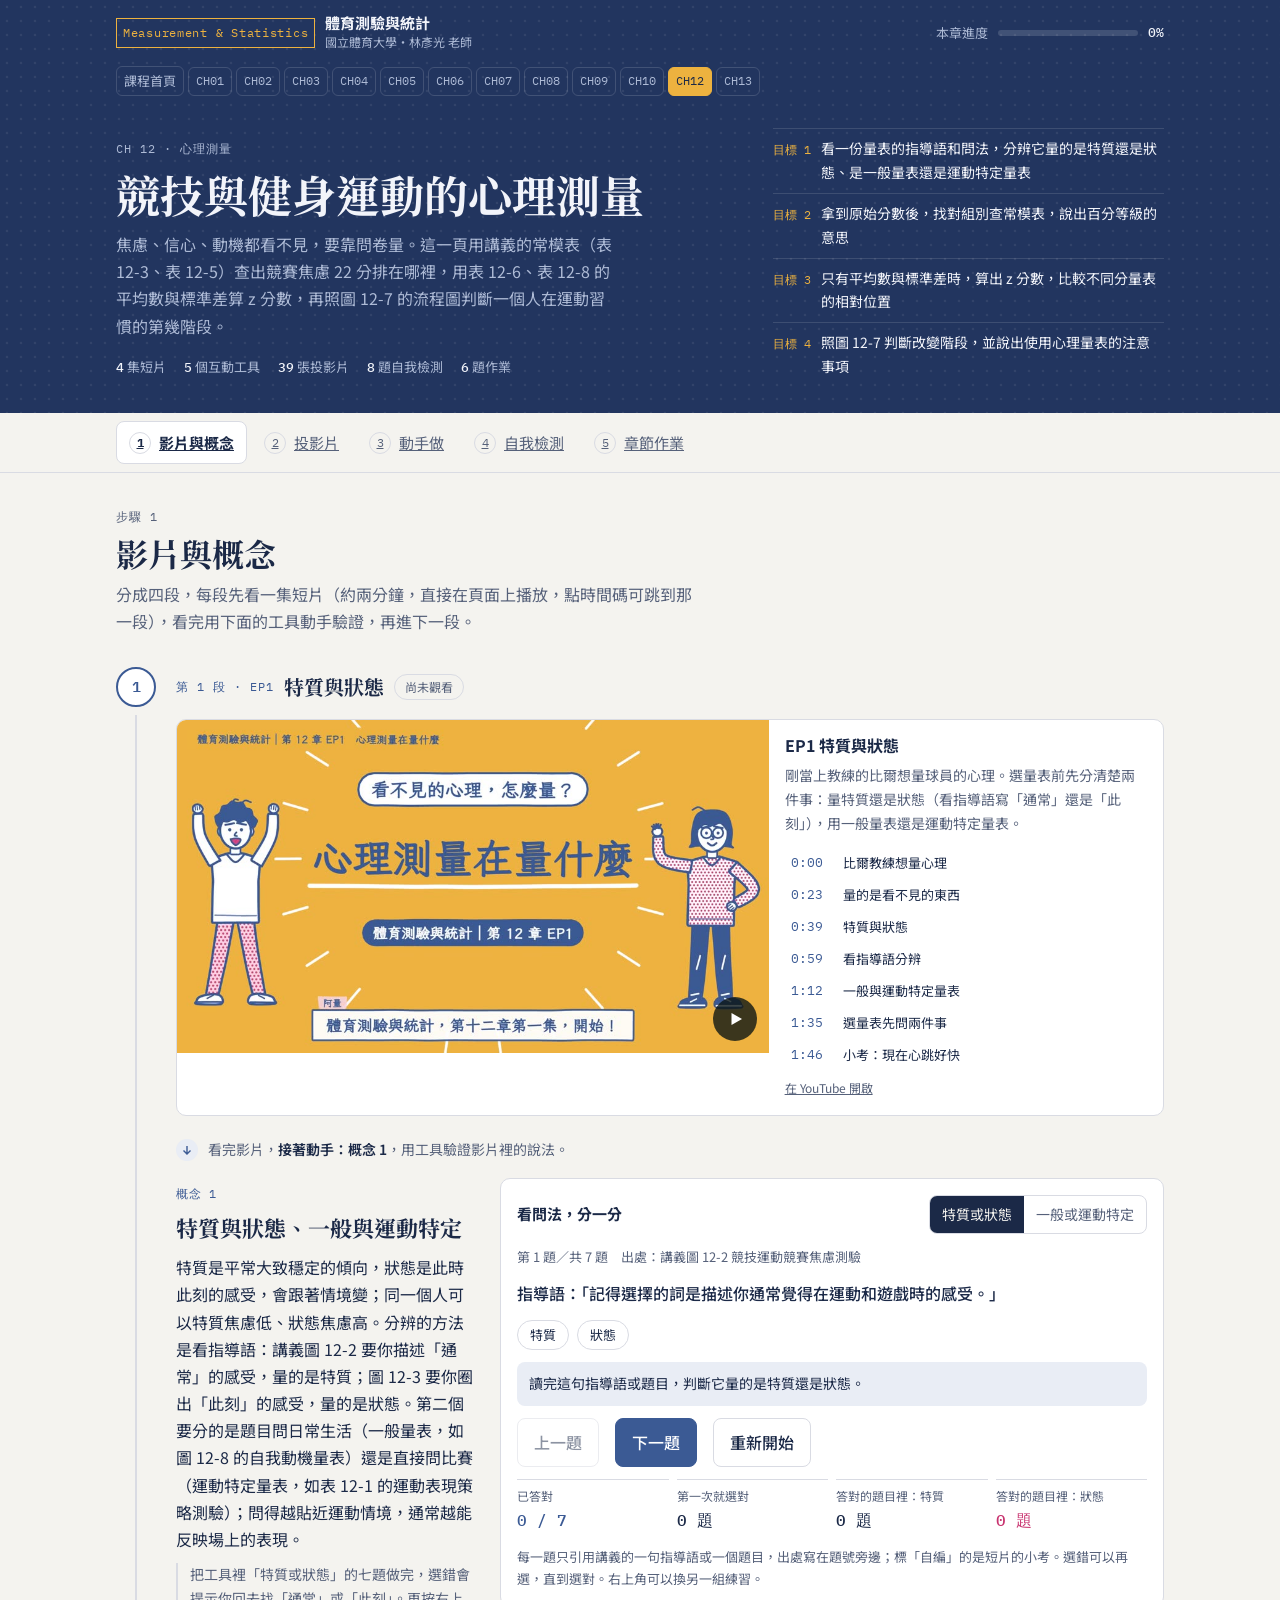
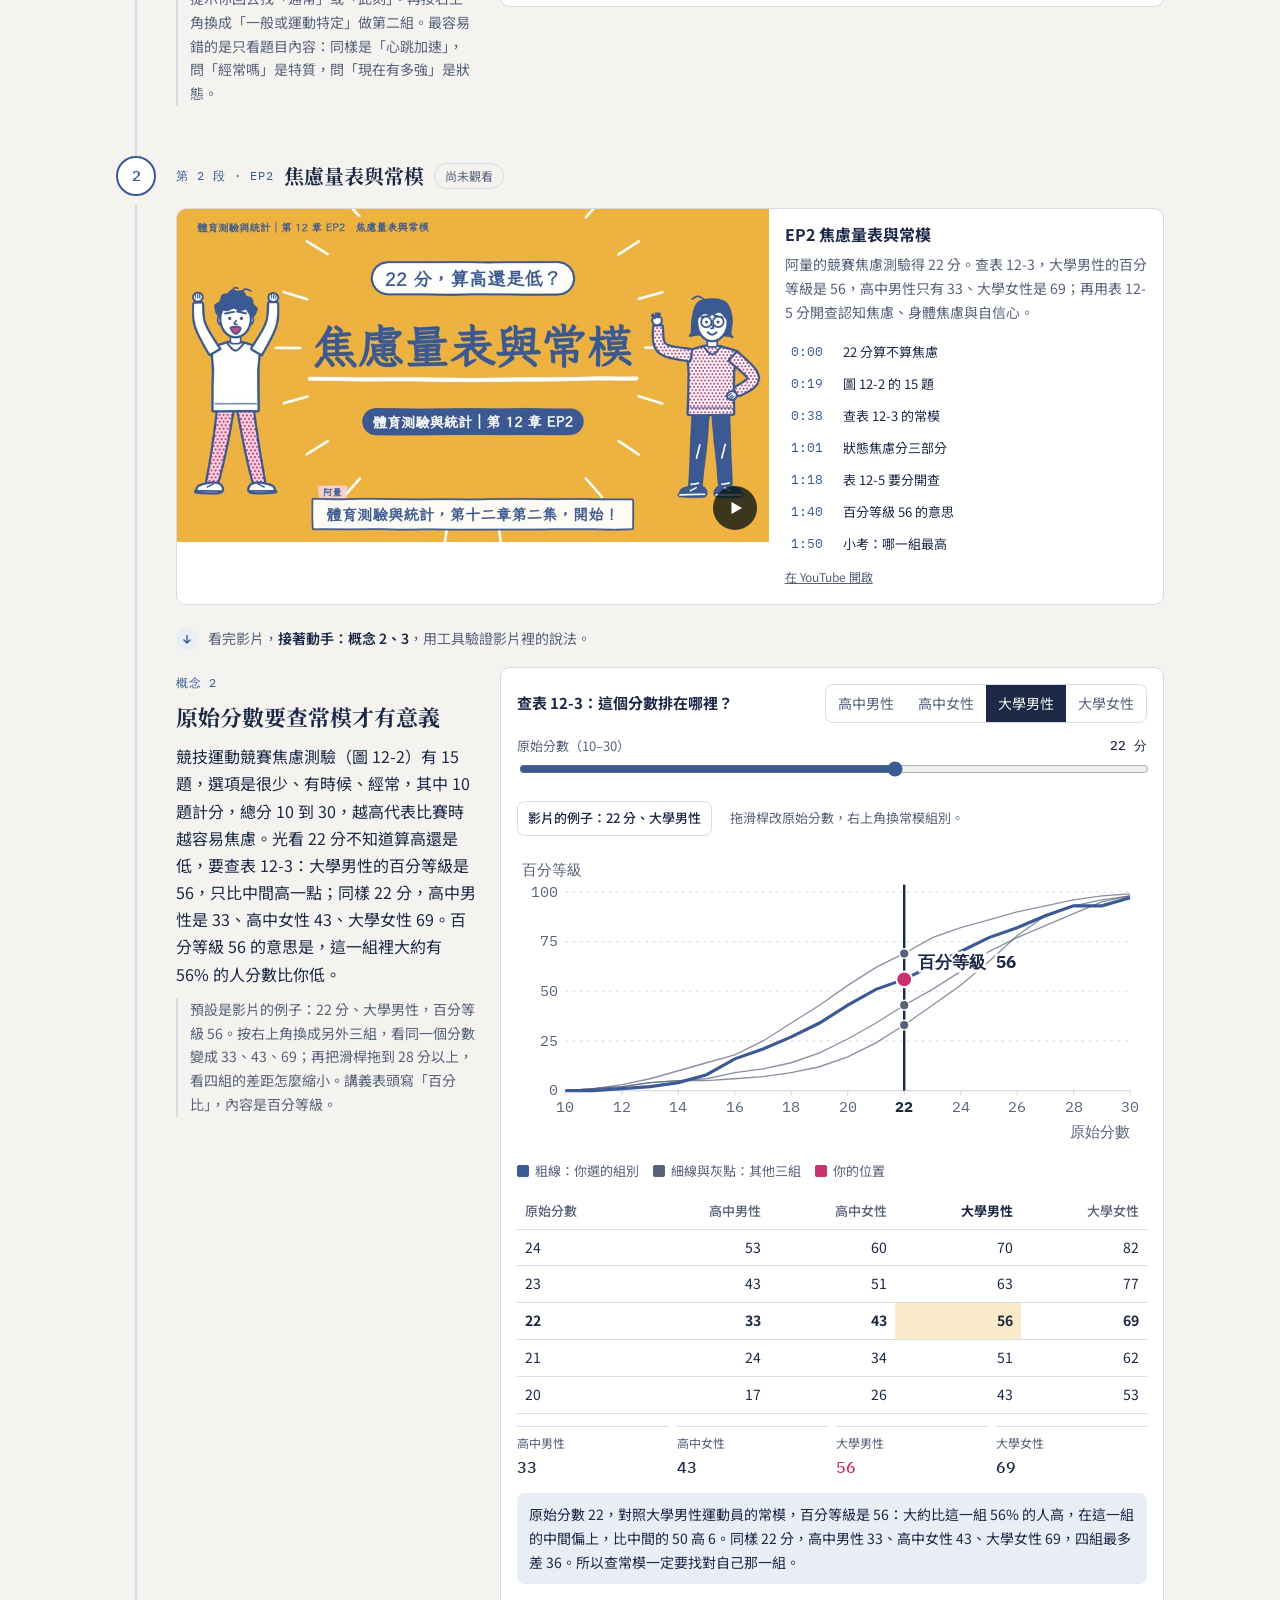
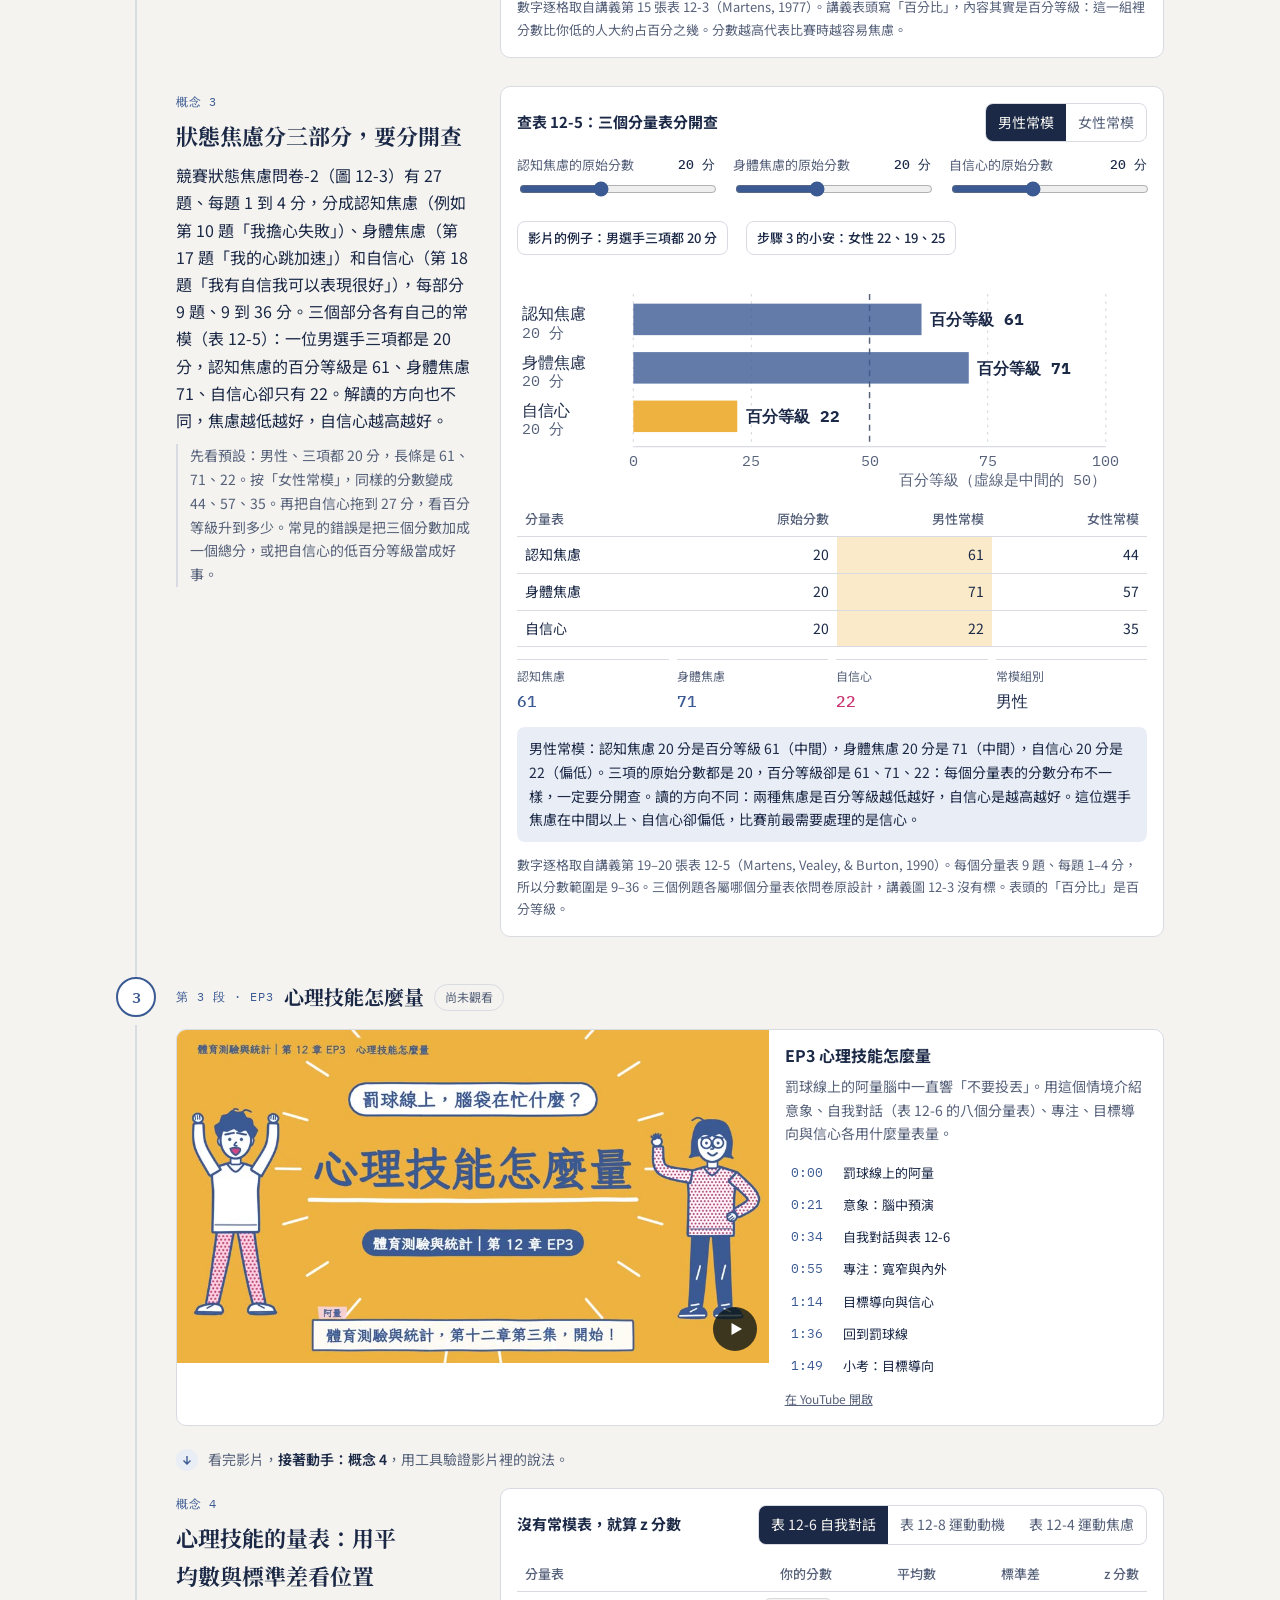
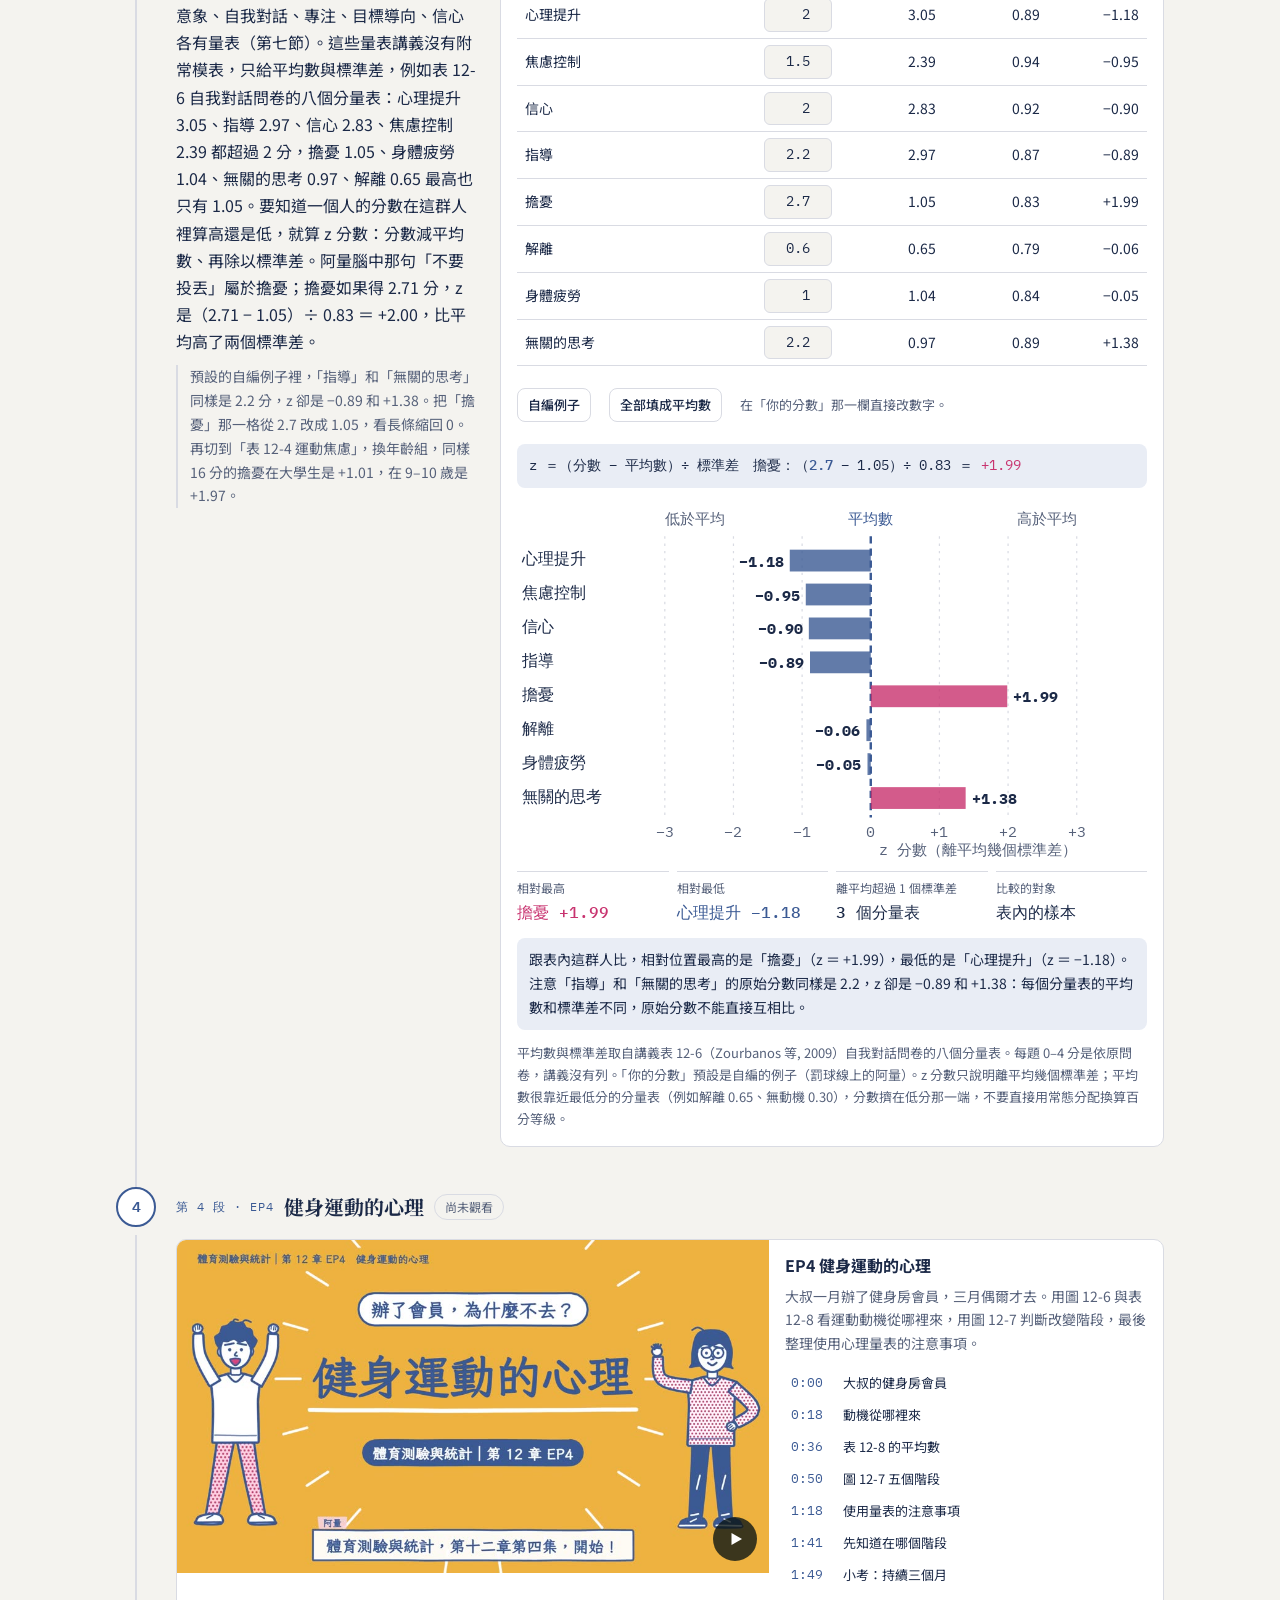
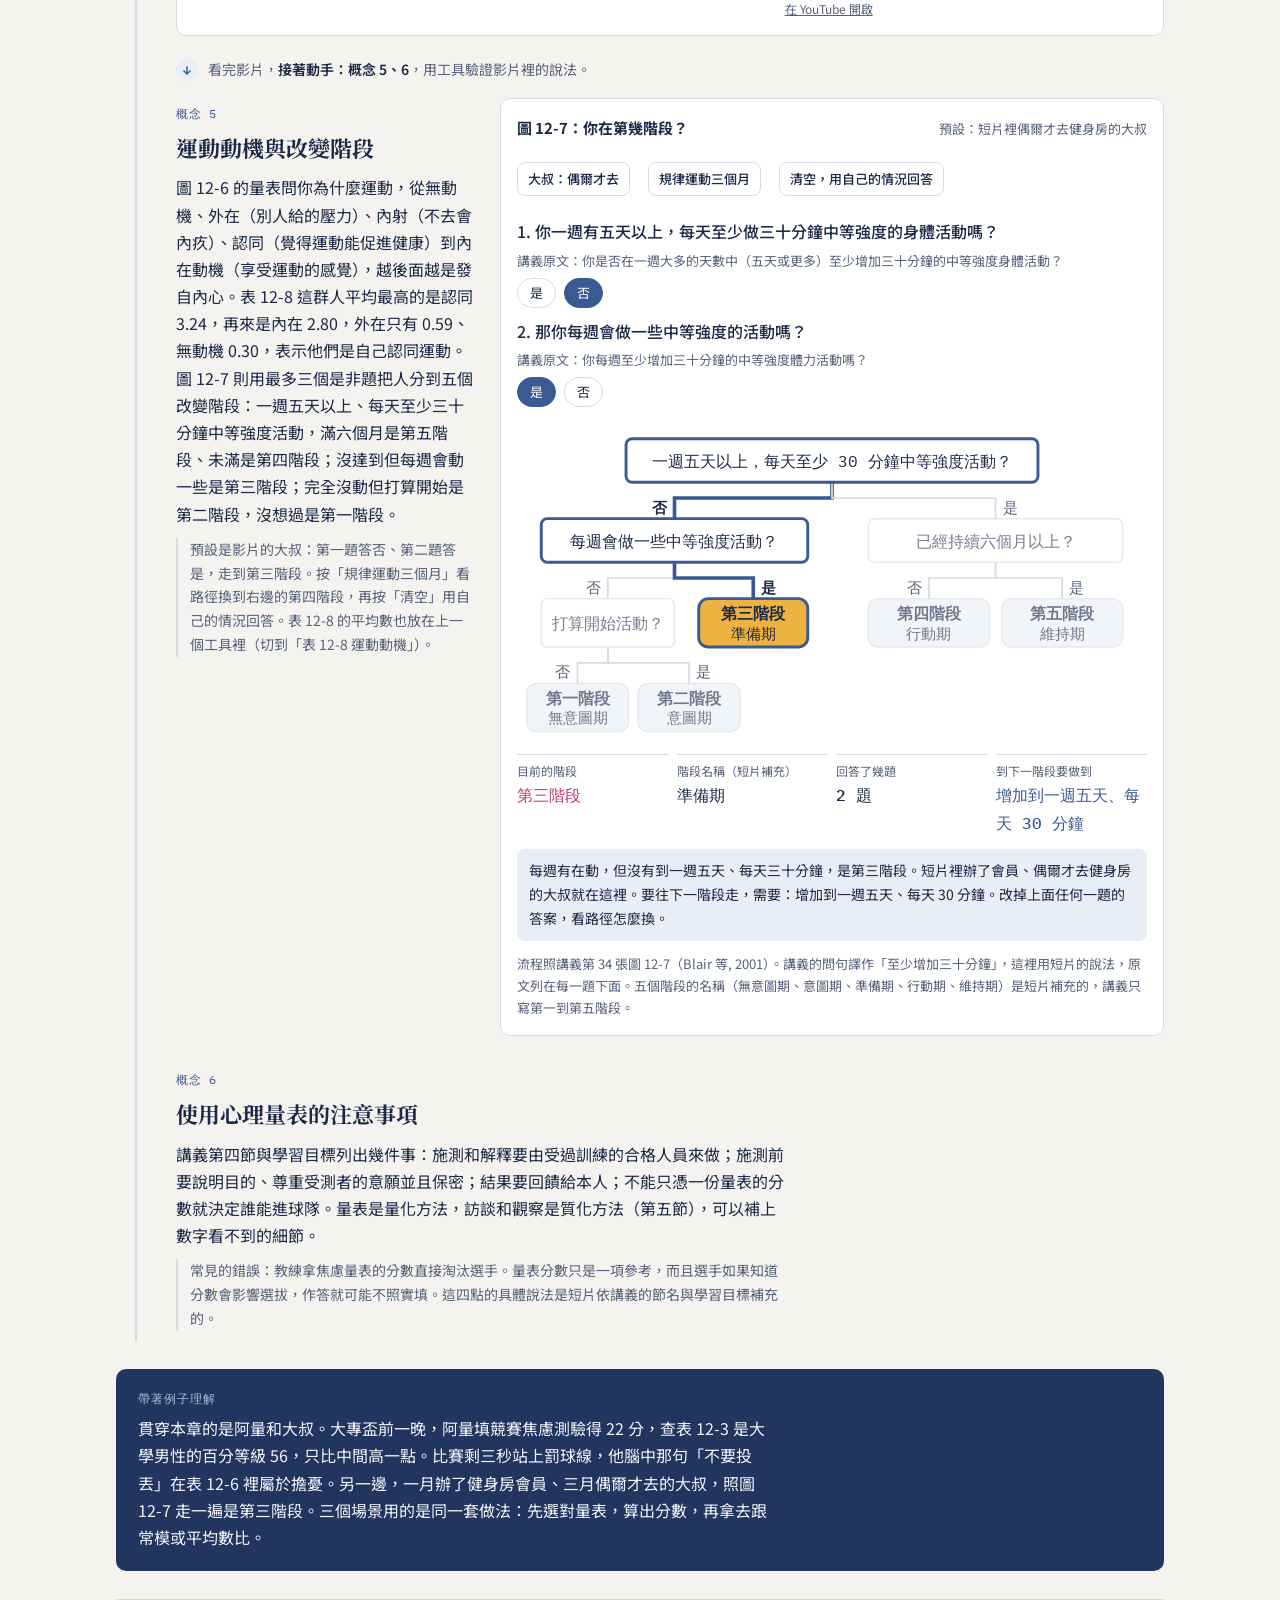
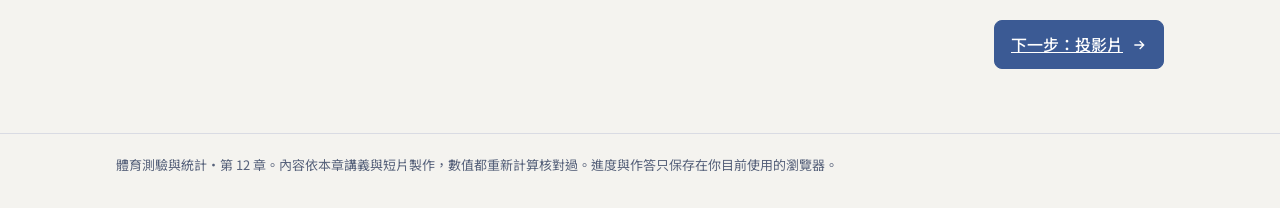
<file: ch12/index.html>
<!doctype html>
<html lang="zh-Hant"><head><meta charset="utf-8"><meta name="viewport" content="width=device-width,initial-scale=1,viewport-fit=cover">
<title>體育測驗與統計 第 12 章 競技與健身運動的心理測量</title>
<link rel="preconnect" href="https://fonts.googleapis.com">
<link rel="preconnect" href="https://fonts.gstatic.com" crossorigin>
<link rel="stylesheet" href="https://fonts.googleapis.com/css2?family=IBM+Plex+Mono:wght@400;500&family=Noto+Sans+TC:wght@400;500;700&family=Noto+Serif+TC:wght@600;700&display=swap">
<style>
body{margin:0}img{max-width:100%}[hidden]{display:none!important}

/* Layout: one chapter, five stages as tabs under a sticky bar; each stage is one focused page with prev/next. Paper ground, deep-teal ink, two analytic marks (teal = mean, amber = median). */
:root{
  --bg:#F5F4EE; --surface:#FFFFFF; --ink:#152826; --muted:#566865; --line:#D8DCD4;
  --accent:#0B7A80; --accent-ink:#FFFFFF; --amber:#B4530A; --soft:#E7EEEB;
  --ok:#1E7B45; --bad:#B42318; --band:#163533; --band-ink:#E8F1EE; --band-muted:#9FBDB7;
  --display:"Noto Serif TC","Songti TC","PMingLiU",serif;
  --body:"Noto Sans TC","PingFang TC","Microsoft JhengHei",system-ui,sans-serif;
  --mono:"IBM Plex Mono",ui-monospace,"SFMono-Regular",Menlo,monospace;
  --r:10px;
}
@media (prefers-color-scheme: dark){:root:not([data-theme="light"]){
  --bg:#0E1716; --surface:#152220; --ink:#E4ECE9; --muted:#9AAEA9; --line:#2B3B38;
  --accent:#45C1C6; --accent-ink:#04201F; --amber:#F0A24A; --soft:#1B2C2A;
  --ok:#5BC98A; --bad:#F2877D; --band:#0A2321; --band-ink:#DDEBE7; --band-muted:#86A8A2; color-scheme:dark}}
:root[data-theme="dark"]{
  --bg:#0E1716; --surface:#152220; --ink:#E4ECE9; --muted:#9AAEA9; --line:#2B3B38;
  --accent:#45C1C6; --accent-ink:#04201F; --amber:#F0A24A; --soft:#1B2C2A;
  --ok:#5BC98A; --bad:#F2877D; --band:#0A2321; --band-ink:#DDEBE7; --band-muted:#86A8A2; color-scheme:dark}
*{box-sizing:border-box}
body{background:var(--bg);color:var(--ink);font-family:var(--body);font-size:16px;line-height:1.7;-webkit-font-smoothing:antialiased;overflow-wrap:break-word}
.hero>*,.top>*,.concept>*,.guide-layout>*{min-width:0}
body::before{content:"";position:fixed;inset:0 0 auto;height:env(safe-area-inset-top,0px);z-index:30;background:var(--band)}
a{color:var(--accent)}
button{font:inherit;cursor:pointer;color:inherit}
:focus-visible{outline:2px solid var(--accent);outline-offset:2px;border-radius:4px}
h1,h2,h3,h4{text-wrap:balance;margin:0}
.wrap{max-width:1080px;margin:0 auto;padding-left:max(16px,env(safe-area-inset-left,0px));padding-right:max(16px,env(safe-area-inset-right,0px))}
.mono{font-family:var(--mono);font-variant-numeric:tabular-nums}
.label{font-family:var(--mono);font-size:12px;letter-spacing:.08em;text-transform:uppercase;color:var(--muted)}

/* top band */
.band{background:var(--band);color:var(--band-ink)}
.top{display:flex;align-items:center;gap:16px;padding-block:14px;flex-wrap:wrap}
.brand{display:flex;align-items:center;gap:10px;margin-right:auto}
.brand-mark{font-family:var(--mono);font-size:12px;border:1px solid var(--band-muted);padding:4px 6px;letter-spacing:.06em}
.brand strong{display:block;font-size:15px;line-height:1.2}
.brand small{display:block;font-size:12px;color:var(--band-muted)}
.meter{display:flex;align-items:center;gap:10px;font-size:13px;color:var(--band-muted)}
.meter-track{width:140px;height:6px;background:rgba(255,255,255,.14);border-radius:3px;overflow:hidden}
.meter-fill{height:100%;background:var(--band-ink);width:0;transition:width .3s ease}
.meter b{color:var(--band-ink);font-family:var(--mono);font-weight:500}
.hero{padding-block:28px 34px;display:grid;grid-template-columns:minmax(0,1.6fr) minmax(0,1fr);gap:32px;align-items:end}
.hero .label{color:var(--band-muted)}
.hero h1{font-family:var(--display);font-size:clamp(28px,4.4vw,44px);line-height:1.2;margin:8px 0 10px;font-weight:700}
.hero p{margin:0;color:var(--band-muted);max-width:56ch}
.hero ul{list-style:none;margin:0;padding:0;display:grid;gap:8px;font-size:14px}
.hero li{display:flex;gap:10px;align-items:baseline;border-top:1px solid rgba(255,255,255,.12);padding-top:8px}
.hero li span{font-family:var(--mono);font-size:12px;color:var(--band-muted)}
.facts{display:flex;flex-wrap:wrap;gap:6px 18px;margin-top:16px;font-size:13px;color:var(--band-muted)}
.facts b{color:var(--band-ink);font-family:var(--mono);font-weight:500}

/* stage bar */
.stagebar{position:sticky;top:env(safe-area-inset-top,0px);z-index:20;background:var(--bg);border-bottom:1px solid var(--line)}
.stages{display:flex;gap:4px;overflow-x:auto;scrollbar-width:none;padding-block:8px}
.stages::-webkit-scrollbar{display:none}
.stage-tab{flex:0 0 auto;display:flex;align-items:center;gap:8px;border:1px solid transparent;background:none;padding:8px 12px;border-radius:8px;font-size:15px;color:var(--muted);transition:background .2s,color .2s}
.stage-tab:hover{background:var(--soft);color:var(--ink)}
.stage-tab[aria-current="page"]{background:var(--surface);border-color:var(--line);color:var(--ink);font-weight:700}
.stage-tab .n{font-family:var(--mono);font-size:12px;width:22px;height:22px;border-radius:50%;display:grid;place-items:center;border:1px solid var(--line)}
.stage-tab.done .n{background:var(--ok);border-color:var(--ok);color:var(--bg)}

main{padding-block:28px 64px}
.stage{display:grid;gap:28px}
.stage[hidden]{display:none}
.stage-head h2{font-family:var(--display);font-size:clamp(24px,3.2vw,32px);line-height:1.25;margin-top:4px}
.stage-head p{margin:8px 0 0;color:var(--muted);max-width:65ch}
.panel{background:var(--surface);border:1px solid var(--line);border-radius:var(--r);padding:20px}
.panel h3{font-size:18px;margin-bottom:6px}
.prose{max-width:68ch}
.prose p{margin:0 0 10px}
.btn{display:inline-flex;align-items:center;gap:8px;border-radius:8px;padding:10px 16px;font-weight:500;border:1px solid var(--line);background:var(--surface);transition:background .2s,border-color .2s,transform .2s}
.btn:hover{border-color:var(--accent)}
.btn.primary{background:var(--accent);border-color:var(--accent);color:var(--accent-ink)}
.btn.primary:hover{transform:translateY(-1px)}
.btn[disabled]{opacity:.5;cursor:not-allowed;transform:none}
.btn svg{width:16px;height:16px;flex:0 0 auto}
.pager{display:flex;justify-content:space-between;gap:12px;flex-wrap:wrap;border-top:1px solid var(--line);padding-top:20px}
.seg{display:inline-flex;border:1px solid var(--line);border-radius:8px;overflow:hidden;background:var(--surface)}
.seg button{border:0;background:none;padding:7px 12px;font-size:14px;color:var(--muted);transition:background .2s,color .2s}
.seg button[aria-pressed="true"]{background:var(--ink);color:var(--bg)}
.controls{display:flex;flex-wrap:wrap;gap:10px 16px;align-items:center}
.controls label{font-size:14px;color:var(--muted);display:flex;gap:8px;align-items:center}
input[type=range]{accent-color:var(--accent)}

/* videos */
.videos{display:grid;grid-template-columns:repeat(3,minmax(0,1fr));gap:16px}
.video{display:flex;flex-direction:column;background:var(--surface);border:1px solid var(--line);border-radius:var(--r);overflow:hidden}
.video .thumb{position:relative;display:block;aspect-ratio:16/9;max-width:100%;background:var(--soft)}
.video .thumb img{width:100%;height:100%;object-fit:cover;display:block}
.video .play{position:absolute;inset:auto 12px 12px auto;width:44px;height:44px;border-radius:50%;background:rgba(10,20,20,.78);display:grid;place-items:center;transition:transform .2s}
.video .thumb:hover .play{transform:translateY(-2px)}
.video .play svg{width:18px;height:18px;fill:#fff;margin-left:3px}
.video .seen{position:absolute;left:10px;top:10px;font-size:12px;background:var(--ok);color:var(--bg);padding:2px 8px;border-radius:20px}
.video .body{padding:14px 16px 16px;display:flex;flex-direction:column;gap:8px;flex:1}
.video h3{font-size:16px;line-height:1.4}
.video p{margin:0;font-size:14px;color:var(--muted)}
.chips{list-style:none;margin:4px 0 0;padding:0;display:grid;gap:2px}
.chips a{display:grid;grid-template-columns:44px 1fr;gap:8px;text-decoration:none;color:var(--ink);font-size:13px;padding:4px 6px;border-radius:6px;transition:background .2s}
.chips a:hover{background:var(--soft)}
.chips .t{font-family:var(--mono);color:var(--accent)}
.note{font-size:13px;color:var(--muted)}

/* concepts */
.concept{display:grid;grid-template-columns:minmax(0,300px) minmax(0,1fr);gap:24px;align-items:start}
.concept-text .num{font-family:var(--mono);font-size:12px;color:var(--accent);letter-spacing:.06em}
.concept-text h3{font-family:var(--display);font-size:22px;margin:4px 0 8px}
.concept-text p{margin:0 0 10px;color:var(--ink)}
.concept-text .tip{font-size:14px;color:var(--muted);border-left:2px solid var(--line);padding-left:12px}
.widget{background:var(--surface);border:1px solid var(--line);border-radius:var(--r);padding:16px;display:grid;gap:12px;min-width:0}
.widget-title{display:flex;justify-content:space-between;gap:12px;flex-wrap:wrap;align-items:baseline}
.widget-title strong{font-size:15px}
.chart{width:100%;overflow-x:auto}
.chart svg{display:block;width:100%;height:auto;min-width:300px}
.chart text{fill:var(--muted);font-family:var(--mono);font-size:11px}
.chart .axis{stroke:var(--line)}
.chart .grid{stroke:var(--line);stroke-dasharray:2 4}
.chart .bar{fill:var(--accent);opacity:.28}
.chart .bar:hover{opacity:.45}
.chart .mean{stroke:var(--accent);stroke-width:2;stroke-dasharray:6 4}
.chart .median{stroke:var(--amber);stroke-width:2}
.chart .meanlab{fill:var(--accent);font-weight:500}
.chart .medlab{fill:var(--amber);font-weight:500}
.chart .box{fill:var(--soft);stroke:var(--ink);stroke-width:1.2}
.chart .whisk{stroke:var(--ink);stroke-width:1.2}
.chart .out{fill:var(--surface);stroke:var(--ink);stroke-width:1.2;cursor:pointer}
.chart .out.ext{fill:var(--ink)}
.chart .out:hover,.chart .out.sel{stroke:var(--amber);stroke-width:2.5}
.chart .grp{fill:var(--ink);font-size:12px}
.chart .dot{fill:var(--ink);cursor:grab;transition:fill .15s}
.chart .dot:hover,.chart .dot.active{fill:var(--amber)}
.chart .iqr{fill:var(--amber);opacity:.12}
.stats{display:grid;grid-template-columns:repeat(auto-fit,minmax(92px,1fr));gap:8px}
.stat{border-top:1px solid var(--line);padding-top:6px}
.stat span{display:block;font-size:12px;color:var(--muted)}
.stat b{font-family:var(--mono);font-weight:500;font-size:16px;font-variant-numeric:tabular-nums}
.stat.mean b{color:var(--accent)} .stat.med b{color:var(--amber)}
.readout{font-size:14px;background:var(--soft);border-radius:8px;padding:10px 12px;margin:0}
.tbl-wrap{overflow-x:auto}
table{border-collapse:collapse;width:100%;font-size:14px}
th,td{text-align:left;padding:7px 10px;border-bottom:1px solid var(--line);white-space:nowrap}
th{font-weight:500;color:var(--muted);font-size:13px}
td.n{font-family:var(--mono);font-variant-numeric:tabular-nums;text-align:right}
th.n{text-align:right}
.example{background:var(--band);color:var(--band-ink);border-radius:var(--r);padding:20px 22px;display:grid;gap:6px}
.example .label{color:var(--band-muted)}
.example p{margin:0;max-width:70ch}

/* slides */
.viewer{display:grid;gap:12px}
.slide-frame{position:relative;background:var(--surface);border:1px solid var(--line);border-radius:var(--r);overflow:hidden;aspect-ratio:16/9;max-width:100%}
.slide-frame img{width:100%;height:100%;object-fit:contain;display:block}
.slide-nav{display:flex;align-items:center;gap:10px;flex-wrap:wrap}
.slide-nav .count{font-family:var(--mono);font-size:14px;margin-right:auto}
.strip{display:flex;gap:8px;overflow-x:auto;padding-bottom:6px}
.strip button{flex:0 0 auto;width:112px;border:2px solid transparent;border-radius:6px;padding:0;background:var(--surface);overflow:hidden;opacity:.7;transition:opacity .2s,border-color .2s}
.strip button img{display:block;width:100%;aspect-ratio:16/9;object-fit:cover}
.strip button[aria-current="true"]{border-color:var(--accent);opacity:1}
.strip button:hover{opacity:1}
.dl-row{display:flex;flex-wrap:wrap;gap:10px}

/* spss */
.files{display:grid;grid-template-columns:repeat(auto-fill,minmax(250px,1fr));gap:10px}
.file{display:flex;gap:12px;align-items:flex-start;border:1px solid var(--line);border-radius:8px;padding:12px;background:var(--surface)}
.file .ext{font-family:var(--mono);font-size:11px;border:1px solid var(--line);border-radius:4px;padding:2px 5px;color:var(--muted);flex:0 0 auto;margin-top:2px}
.file div{min-width:0;flex:1}
.file strong{display:block;font-size:14px;font-weight:500;line-height:1.45}
.file small{display:block;font-size:12px;color:var(--muted);word-break:break-all}
.file button{margin-top:6px;border:0;background:none;color:var(--accent);padding:0;font-size:13px;font-weight:500}
.file .inzip{margin-top:6px;font-size:12px;color:var(--muted)}
.guide-layout{display:grid;grid-template-columns:220px minmax(0,1fr);gap:28px;align-items:start}
.toc{position:sticky;top:calc(env(safe-area-inset-top,0px) + 70px);display:grid;gap:2px;font-size:14px}
.toc a{display:flex;gap:8px;text-decoration:none;color:var(--muted);padding:6px 8px;border-radius:6px;transition:background .2s,color .2s}
.toc a:hover{background:var(--soft);color:var(--ink)}
.toc a.done{color:var(--ok)}
.toc a .ck{width:14px;flex:0 0 auto}
.sec{border:1px solid var(--line);border-radius:var(--r);background:var(--surface);margin-bottom:12px;scroll-margin-top:80px}
.sec>summary{list-style:none;cursor:pointer;padding:16px 18px;display:flex;gap:12px;align-items:center;font-weight:700;font-size:17px}
.sec>summary::-webkit-details-marker{display:none}
.sec>summary .chev{margin-left:auto;transition:transform .2s;width:18px;height:18px;flex:0 0 auto}
.sec[open]>summary .chev{transform:rotate(180deg)}
.sec>summary .badge{font-size:12px;font-weight:500;color:var(--ok);font-family:var(--mono)}
.sec-body{padding:0 18px 18px;border-top:1px solid var(--line)}
.sec-body h3{font-size:17px;margin:22px 0 8px}
.sec-body h4{font-size:15px;margin:18px 0 6px;color:var(--accent)}
.sec-body p,.sec-body li{max-width:72ch}
.sec-body p{margin:0 0 10px}
.sec-body ol,.sec-body ul{margin:0 0 10px;padding-left:22px}
.sec-body code{font-family:var(--mono);font-size:.88em;background:var(--soft);padding:1px 5px;border-radius:4px}
.code{position:relative;background:var(--band);color:var(--band-ink);border-radius:8px;padding:14px 16px;margin:6px 0 12px;overflow-x:auto}
.code pre{margin:0;font-family:var(--mono);font-size:13px;line-height:1.6}
.code button{position:absolute;right:8px;top:8px;font-size:12px;border:1px solid var(--band-muted);background:none;color:var(--band-ink);border-radius:6px;padding:2px 8px}
figure{margin:8px 0 16px}
figure img{display:block;max-width:100%;height:auto;border:1px solid var(--line);border-radius:6px;cursor:zoom-in;background:var(--soft)}
figcaption{font-size:13px;color:var(--muted);margin-top:6px}
.borrowed{font-size:12px;color:var(--amber);margin:0 0 6px}
.sec-done{display:flex;justify-content:flex-end;margin-top:12px}
.slideref{border:1px solid var(--line);border-left:3px solid var(--amber);border-radius:0 8px 8px 0;background:var(--soft);padding:12px 14px;margin:6px 0 14px;display:grid;gap:8px}
.slideref .label{color:var(--amber)}
.slideref p{margin:0;font-size:14px}
.slideref .pics{display:grid;grid-template-columns:repeat(auto-fit,minmax(220px,1fr));gap:10px}
.slideref figure{margin:0}
.slideref img{border-radius:4px}
.slideref figcaption{display:flex;justify-content:space-between;gap:8px}
.slideref figcaption a{font-size:13px}
.lightbox{position:fixed;inset:0;z-index:50;background:rgba(5,12,12,.86);display:grid;place-items:center;padding:max(16px,env(safe-area-inset-top,0px)) max(16px,env(safe-area-inset-right,0px)) max(16px,env(safe-area-inset-bottom,0px)) max(16px,env(safe-area-inset-left,0px))}
.lightbox img{max-width:100%;max-height:85vh;border-radius:6px;background:#fff}
.lightbox p{color:#e8f1ee;font-size:14px;margin:10px 0 0;text-align:center}
.lightbox button{position:absolute;top:calc(env(safe-area-inset-top,0px) + 12px);right:calc(env(safe-area-inset-right,0px) + 12px);background:rgba(255,255,255,.12);border:0;color:#fff;border-radius:8px;padding:8px 12px}

/* quiz & homework */
.qlist{display:grid;gap:14px}
.q{background:var(--surface);border:1px solid var(--line);border-radius:var(--r);padding:18px;display:grid;gap:10px}
.q legend,.q .prompt{font-weight:500;font-size:16px;padding:0;display:flex;gap:10px}
.q .qn{font-family:var(--mono);font-size:13px;color:var(--accent);flex:0 0 auto;padding-top:2px}
fieldset.q{margin:0;min-width:0}
.opts{display:grid;gap:6px}
.opt{display:flex;gap:10px;align-items:flex-start;border:1px solid var(--line);border-radius:8px;padding:9px 12px;cursor:pointer;transition:border-color .2s,background .2s}
.opt:hover{border-color:var(--accent)}
.opt input{margin-top:5px;accent-color:var(--accent)}
.opt.right{border-color:var(--ok);background:color-mix(in srgb,var(--ok) 10%,transparent)}
.opt.wrong{border-color:var(--bad);background:color-mix(in srgb,var(--bad) 8%,transparent)}
.fb{border-radius:8px;padding:10px 12px;font-size:14px;margin:0}
.fb.ok{background:color-mix(in srgb,var(--ok) 12%,transparent)}
.fb.no{background:color-mix(in srgb,var(--bad) 10%,transparent)}
.fb b{display:block;margin-bottom:2px}
.fb.ok b{color:var(--ok)} .fb.no b{color:var(--bad)}
.numrow{display:flex;gap:8px;flex-wrap:wrap;align-items:center}
.numrow input{font:inherit;font-family:var(--mono);width:160px;padding:8px 10px;border:1px solid var(--line);border-radius:8px;background:var(--bg);color:var(--ink)}
textarea{font:inherit;width:100%;min-height:120px;padding:10px 12px;border:1px solid var(--line);border-radius:8px;background:var(--bg);color:var(--ink);resize:vertical}
textarea:focus,.numrow input:focus{outline:none;border-color:var(--accent);box-shadow:0 0 0 3px color-mix(in srgb,var(--accent) 20%,transparent)}
.ref{border-left:3px solid var(--accent);background:var(--soft);border-radius:0 8px 8px 0;padding:12px 14px;font-size:14px}
.ref h4{font-size:14px;margin-bottom:6px;color:var(--accent)}
.ref p{margin:0 0 6px}
.ref table{font-size:13px;background:var(--surface)}
.score{display:flex;gap:16px;align-items:center;flex-wrap:wrap}
.score b{font-family:var(--mono);font-size:28px;font-weight:500}
.status-line{font-size:13px;color:var(--muted)}
.confirm{display:inline-flex;gap:8px;align-items:center;font-size:14px}
.toast{position:fixed;left:50%;bottom:calc(env(safe-area-inset-bottom,0px) + 20px);transform:translateX(-50%);background:var(--ink);color:var(--bg);padding:10px 16px;border-radius:8px;font-size:14px;z-index:60;max-width:calc(100% - 32px)}
footer{border-top:1px solid var(--line);padding-block:20px 32px;font-size:13px;color:var(--muted)}

@media (max-width:860px){
  .hero{grid-template-columns:1fr;gap:20px}
  .videos{grid-template-columns:1fr}
  .concept{grid-template-columns:1fr}
  .guide-layout{grid-template-columns:1fr}
  .toc{position:static;grid-template-columns:repeat(auto-fill,minmax(150px,1fr))}
  .meter-track{width:90px}
}
@media (prefers-reduced-motion:reduce){*{transition:none!important;scroll-behavior:auto!important}}

.chapnav{display:flex;gap:4px;flex-wrap:wrap;align-items:center;padding-bottom:4px}
.chapnav a,.chapnav span{font-family:var(--mono);font-size:12px;text-decoration:none;color:var(--band-muted);border:1px solid rgba(255,255,255,.14);border-radius:6px;padding:3px 7px;transition:color .2s,border-color .2s}
.chapnav a:hover{color:var(--band-ink);border-color:var(--band-muted)}
.chapnav .cur{color:var(--band);background:var(--band-ink);border-color:var(--band-ink)}
.chapnav .home{font-family:var(--body);font-size:13px}
.concept.solo{grid-template-columns:minmax(0,1fr)}
.concept.solo .concept-text{max-width:68ch}
.ct{border-collapse:separate;border-spacing:0;font-size:14px;width:auto;min-width:100%}
.ct th,.ct td{border-bottom:1px solid var(--line);padding:8px 10px;text-align:right;white-space:nowrap}
.ct th:first-child,.ct td:first-child{text-align:left}
.ct td.cell{cursor:pointer;font-family:var(--mono);transition:background .2s}
.ct td.cell:hover{background:var(--soft)}
.ct td.num,.ct td.tot{font-family:var(--mono)}
.ct .hl-num{background:color-mix(in srgb,var(--accent) 22%,transparent);font-weight:700}
.ct .hl-den{background:color-mix(in srgb,var(--amber) 16%,transparent)}
.ct input{width:72px;font:inherit;font-family:var(--mono);text-align:right;padding:5px 7px;border:1px solid var(--line);border-radius:6px;background:var(--bg);color:var(--ink)}
.ct .exp{display:block;font-size:11px;color:var(--muted)}
.ct .exp.low{color:var(--bad);font-weight:700}
.frac{font-family:var(--mono);font-size:18px}
.frac b{color:var(--accent);font-weight:500}
.frac i{font-style:normal;color:var(--amber)}
.slider-row{display:grid;grid-template-columns:repeat(auto-fit,minmax(170px,1fr));gap:8px 18px}
.slider-row label{display:grid;gap:2px;font-size:13px;color:var(--muted)}
.slider-row label span{display:flex;justify-content:space-between}
.slider-row label b{font-family:var(--mono);font-weight:500;color:var(--ink)}
.slider-row input[type=range]{width:100%}
.chart .area-p{fill:var(--accent);opacity:.35}
.chart .area-r{fill:var(--amber);opacity:.18}
.chart .curve{fill:none;stroke:var(--ink);stroke-width:1.6}
.chart .curve2{fill:none;stroke:var(--amber);stroke-width:1.6}
.chart .curve3{fill:none;stroke:var(--accent);stroke-width:1.6}
.chart .zline{stroke:var(--ink);stroke-width:2}
.chart .bar2{fill:var(--amber);opacity:.55}
.chart .bar.sel,.chart .bar.ext{opacity:.8}
.chart .bar2.sel{opacity:.95}
.chart .ci-hit{stroke:var(--accent);stroke-width:1.6}
.chart .ci-miss{stroke:var(--amber);stroke-width:2.4}
.chart .ptA{fill:var(--accent)}
.chart .ptB{fill:var(--amber)}
.chart .ptN{fill:var(--ink);opacity:.55}
.chart .fit{stroke:var(--ink);stroke-width:2}
.chart .fitA{stroke:var(--accent);stroke-width:2}
.chart .fitB{stroke:var(--amber);stroke-width:2}
.chart .drag{cursor:grab}
.decision{font-weight:700}
.decision.rej{color:var(--accent)} .decision.keep{color:var(--amber)}
.legend{display:flex;gap:14px;flex-wrap:wrap;font-size:13px;color:var(--muted)}
.legend i{display:inline-block;width:12px;height:12px;border-radius:2px;margin-right:6px;vertical-align:-1px}
.num-in{width:96px;font:inherit;font-variant-numeric:tabular-nums;padding:6px 8px;border:1px solid var(--line);border-radius:6px;background:var(--surface);color:var(--ink)}
.num-in:focus{outline:2px solid var(--accent);outline-offset:1px}
.in-row{display:flex;flex-wrap:wrap;gap:10px 18px;align-items:center;margin:10px 0}
.in-row label{display:flex;align-items:center;gap:8px}
.in-row .btn{padding:5px 10px;font-size:13px}
.area-q{fill:var(--amber);opacity:.4}
/* ===== episode flow: watch one, play one ===== */
.epflow{display:grid;gap:40px;margin-top:4px}
.ep{position:relative;padding-left:60px}
.ep::before{content:"";position:absolute;left:19px;top:48px;bottom:-40px;width:2px;background:var(--line)}
.ep:last-child::before{bottom:0}
.ep-badge{position:absolute;left:0;top:0;width:40px;height:40px;border-radius:50%;display:grid;place-items:center;font-family:var(--mono);font-size:15px;font-weight:600;background:var(--surface);color:var(--accent);border:2px solid var(--accent);transition:background .3s,color .3s,border-color .3s}
.ep.watched .ep-badge{background:var(--ok);border-color:var(--ok);color:var(--bg)}
.ep-head{display:flex;align-items:center;gap:10px;flex-wrap:wrap;min-height:40px;margin-bottom:12px}
.ep-head .label{color:var(--accent)}
.ep-head h3{font-family:var(--display);font-size:20px;margin:0}
.ep-state{font-size:12px;border-radius:20px;padding:2px 10px;border:1px solid var(--line);color:var(--muted)}
.ep.watched .ep-state{border-color:var(--ok);color:var(--ok)}
.ep .video{flex-direction:row}
.ep .video .thumb{flex:0 0 min(60%,640px);align-self:flex-start}
.ep-go{display:flex;align-items:center;gap:10px;margin:22px 0 16px;font-size:14px;color:var(--muted)}
.ep-go::before{content:"";width:22px;height:22px;flex:0 0 auto;border-radius:50%;background:var(--soft) url("data:image/svg+xml,%3Csvg xmlns='http://www.w3.org/2000/svg' viewBox='0 0 24 24' fill='none' stroke='%233B5A94' stroke-width='2.4'%3E%3Cpath d='M12 5v14M6 13l6 6 6-6'/%3E%3C/svg%3E") center/14px no-repeat}
.ep-go b{color:var(--ink);font-weight:600}
.ep-concepts{display:grid;gap:28px}
@media (max-width:860px){
 .ep{padding-left:0}.ep::before{display:none}
 .ep-badge{position:static;flex:0 0 auto;width:34px;height:34px;font-size:14px}
 .ep .video{flex-direction:column}.ep .video .thumb{flex:none;width:100%}
}
.dl-file{display:inline-flex;align-items:center;gap:4px;font-family:var(--mono);font-size:.92em;color:var(--accent);background:var(--soft);border:1px solid color-mix(in srgb,var(--accent) 35%,transparent);border-radius:6px;padding:1px 7px;margin:0 2px;text-decoration:none;white-space:nowrap;vertical-align:baseline;transition:background .15s,color .15s}
.dl-file:hover{background:var(--accent);color:var(--accent-ink)}
.dl-file svg{width:13px;height:13px;flex:0 0 auto}
.dl-file.dl-btn{font-family:var(--body);font-size:13px;padding:4px 10px;margin:6px 0 0;width:max-content}

/* ===== 體育測驗與統計：沿用短片的配色（海軍藍單線、粉紅、芥末黃、米白紙） ===== */
:root{
  --bg:#F4F3EF; --surface:#FFFFFF; --ink:#1B2947; --muted:#56617A; --line:#D9DBE3;
  --accent:#3B5A94; --accent-ink:#FFFFFF; --amber:#C8336F; --soft:#E9EDF5;
  --ok:#1E7B45; --bad:#B42318; --band:#22355F; --band-ink:#F2F4FA; --band-muted:#AEBBD6;
  --mustard:#EDB23F; --pink:#D6457F;
}
@media (prefers-color-scheme: dark){:root:not([data-theme="light"]){
  --bg:#0F1524; --surface:#172036; --ink:#E6EAF4; --muted:#9BA6C0; --line:#2B3654;
  --accent:#8FB0EE; --accent-ink:#0B1530; --amber:#F08BB3; --soft:#1D2843;
  --ok:#5BC98A; --bad:#F2877D; --band:#141D36; --band-ink:#E3E9F7; --band-muted:#8E9DC0; color-scheme:dark}}
:root[data-theme="dark"]{
  --bg:#0F1524; --surface:#172036; --ink:#E6EAF4; --muted:#9BA6C0; --line:#2B3654;
  --accent:#8FB0EE; --accent-ink:#0B1530; --amber:#F08BB3; --soft:#1D2843;
  --ok:#5BC98A; --bad:#F2877D; --band:#141D36; --band-ink:#E3E9F7; --band-muted:#8E9DC0; color-scheme:dark}
.band{background-image:radial-gradient(rgba(255,255,255,.07) 1.4px,transparent 1.6px);background-size:14px 14px}
.brand-mark{border-color:var(--mustard);color:var(--mustard)}
.meter-fill{background:var(--mustard)}
.chapnav .cur{background:var(--mustard);border-color:var(--mustard);color:#1B2947}
.hero li span{color:var(--mustard)}

/* 影片直接在頁面播放 */
.video .thumb.vp{background:#0b1020}
.video .thumb.vp video{width:100%;height:100%;display:block;background:#0b1020}
.video .seen{pointer-events:none;z-index:1}
.chips button{display:grid;grid-template-columns:44px 1fr;gap:8px;width:100%;text-align:left;background:none;border:0;color:var(--ink);font-size:13px;padding:4px 6px;border-radius:6px;transition:background .2s}
.chips button:hover{background:var(--soft)}
.ep-badge svg{display:block}

/* 互動工具共用：小表格、可編輯數列 */
.wtbl{border-collapse:collapse;font-size:14px;width:100%}
.wtbl th,.wtbl td{border-bottom:1px solid var(--line);padding:6px 8px;text-align:right;font-variant-numeric:tabular-nums}
.wtbl th{font-weight:500;color:var(--muted);font-size:13px}
.wtbl th:first-child,.wtbl td:first-child{text-align:left}
.wtbl tr.sum td{font-weight:700;border-top:2px solid var(--ink);border-bottom:0}
.wtbl input{width:68px;font:inherit;font-family:var(--mono);text-align:right;padding:4px 6px;border:1px solid var(--line);border-radius:6px;background:var(--bg);color:var(--ink)}
.wtbl .hl{background:color-mix(in srgb,var(--mustard) 28%,transparent)}
.widget textarea.nums{width:100%;min-height:64px;font:inherit;font-family:var(--mono);font-size:14px;padding:8px 10px;border:1px solid var(--line);border-radius:8px;background:var(--bg);color:var(--ink);resize:vertical}
.formula{font-family:var(--mono);font-size:14px;background:var(--soft);border-radius:8px;padding:10px 12px;overflow-x:auto;white-space:nowrap}
.formula b{color:var(--accent);font-weight:500}.formula i{font-style:normal;color:var(--amber)}
.tagrow{display:flex;flex-wrap:wrap;gap:8px}
.tag{font-size:13px;border:1px solid var(--line);border-radius:20px;padding:3px 12px;background:var(--surface);color:var(--ink)}
.tag[aria-pressed="true"],.tag.on{background:var(--accent);border-color:var(--accent);color:var(--accent-ink)}
.tag.right{background:var(--ok);border-color:var(--ok);color:#fff}.tag.wrong{background:var(--bad);border-color:var(--bad);color:#fff}
.chart .pt{fill:var(--accent)}.chart .pt2{fill:var(--amber)}
.chart .ln{stroke:var(--accent);stroke-width:2;fill:none}.chart .ln2{stroke:var(--amber);stroke-width:2;fill:none}
.chart .dash{stroke:var(--muted);stroke-width:1.2;stroke-dasharray:5 4;fill:none}
.chart .bar{fill:var(--accent);opacity:.8}.chart .bar2{fill:var(--amber);opacity:.8}
.chart .must{fill:var(--mustard)}.chart .lnm{stroke:var(--mustard);stroke-width:2.4;fill:none}

/* 框架修正：長題目的框線、作業參考表格在手機溢出、表格文字換行、目標標籤不折行 */
.q>*{min-width:0}
.q legend{float:left;width:100%}
.sec-body td,.sec-body th,.ref td,.ref th{white-space:normal}
.hero li span{flex:0 0 auto;white-space:nowrap}
.formula{white-space:normal;overflow-wrap:anywhere}
.sec-body .tbl-wrap,.ref .tbl-wrap{margin:0 0 12px}

/* YouTube 內嵌播放 */
.video .thumb.yt{cursor:pointer}
.video .thumb iframe{width:100%;height:100%;border:0;display:block}
.ytlink{font-size:12px;color:var(--muted);margin-top:auto;align-self:flex-start}
.ytlink:hover{color:var(--accent)}
</style></head>
<body>
<div class="band">
  <div class="wrap top">
    <div class="brand"><span class="brand-mark">Measurement &amp; Statistics</span><span><strong>體育測驗與統計</strong><small>國立體育大學・林彥光 老師</small></span></div>
    <div class="meter" aria-live="polite"><span>本章進度</span><span class="meter-track"><span class="meter-fill" id="meterFill"></span></span><b id="meterPct">0%</b></div>
  </div>
  <div class="wrap"><nav class="chapnav" id="chapnav" aria-label="課程章節"></nav></div>
  <div class="wrap hero">
    <div>
      <span class="label" id="hEyebrow"></span>
      <h1 id="hTitle"></h1>
      <p id="hLede"></p>
      <div class="facts" id="hFacts"></div>
    </div>
    <ul aria-label="學習目標" id="hObj"></ul>
  </div>
</div>

<div class="stagebar"><nav class="wrap stages" aria-label="本章學習階段" id="stageNav"></nav></div>

<main class="wrap">
<section class="stage" data-stage="learn" aria-labelledby="h-learn">
  <div class="stage-head"><span class="label">步驟 1</span><h2 id="h-learn">影片與概念</h2><p>四集短片各約兩分鐘，直接在頁面上播放，點時間碼可跳到那一段。每看完一集，用下面的小工具動手驗證影片裡的說法。</p></div>
  <div class="videos" id="videos"></div>
  <div id="concepts" style="display:grid;gap:28px"></div>
  <div class="example"><span class="label">帶著例子理解</span><p id="exampleText"></p></div>
  <div class="pager"><span></span><a class="btn primary" href="#slides">下一步：投影片 <svg viewBox="0 0 24 24" fill="none" stroke="currentColor" stroke-width="2"><path d="M5 12h14M13 6l6 6-6 6"/></svg></a></div>
</section>

<section class="stage" data-stage="slides" aria-labelledby="h-slides" hidden>
  <div class="stage-head"><span class="label">步驟 2</span><h2 id="h-slides">課程投影片</h2><p id="slidesNote"></p></div>
  <div class="viewer">
    <div class="slide-frame"><img id="slideImg" alt="" src="slides/s-01.jpg"></div>
    <div class="slide-nav">
      <span class="count" id="slideCount"></span>
      <button class="btn" id="slidePrev" aria-label="上一張"><svg viewBox="0 0 24 24" fill="none" stroke="currentColor" stroke-width="2"><path d="M15 6l-6 6 6 6"/></svg>上一張</button>
      <button class="btn" id="slideNext" aria-label="下一張">下一張<svg viewBox="0 0 24 24" fill="none" stroke="currentColor" stroke-width="2"><path d="M9 6l6 6-6 6"/></svg></button>
    </div>
    <div class="strip" id="slideStrip" aria-label="投影片縮圖"></div>
    <div class="dl-row" id="slideDl"></div>
  </div>
  <div class="pager"><a class="btn" href="#learn">上一步：影片與概念</a><a class="btn primary" href="#spss" id="toSpss">下一步 <svg viewBox="0 0 24 24" fill="none" stroke="currentColor" stroke-width="2"><path d="M5 12h14M13 6l6 6-6 6"/></svg></a></div>
</section>

<section class="stage" data-stage="spss" aria-labelledby="h-spss" hidden>
  <div class="stage-head"><span class="label">步驟 3</span><h2 id="h-spss"></h2><p id="spssLede"></p></div>
  <div class="panel" id="filesPanel">
    <div class="widget-title"><h3>本章資料</h3><span id="zipBtn"></span></div>
    <p class="note" style="margin:4px 0 12px" id="filesNote"></p>
    <div class="files" id="files"></div>
  </div>
  <div class="guide-layout">
    <nav class="toc" id="toc" aria-label="指南章節"></nav>
    <div id="guide"></div>
  </div>
  <div class="pager"><a class="btn" href="#slides">上一步：投影片</a><a class="btn primary" href="#quiz">下一步：自我檢測 <svg viewBox="0 0 24 24" fill="none" stroke="currentColor" stroke-width="2"><path d="M5 12h14M13 6l6 6-6 6"/></svg></a></div>
</section>

<section class="stage" data-stage="quiz" aria-labelledby="h-quiz" hidden>
  <div class="stage-head"><span class="label">步驟 4</span><h2 id="h-quiz">自我檢測</h2><p>選完立刻知道對錯和理由，可以重選。題目依本章講義與短片出題，數字都重新計算核對過。</p></div>
  <div class="panel score"><div><span class="label">目前答對</span><div><b id="quizScore">0</b> <span class="mono" id="quizTotal"></span></div></div><p class="status-line" id="quizStatus" style="margin:0"></p></div>
  <div class="qlist" id="quiz"></div>
  <div class="panel">
    <h3>思考題（不計分）</h3>
    <p style="margin:0 0 10px" id="thinkP"></p>
    <textarea id="thinkText" aria-label="思考題作答" placeholder="寫下你的判斷…"></textarea>
    <div style="margin-top:10px"><button class="btn" id="thinkBtn" aria-expanded="false" aria-controls="thinkRef">查看參考答案與自我檢核</button></div>
    <div class="ref" id="thinkRef" hidden style="margin-top:12px"></div>
  </div>
  <div class="pager"><a class="btn" href="#spss" id="backSpss">上一步</a><a class="btn primary" href="#homework">下一步：章節作業 <svg viewBox="0 0 24 24" fill="none" stroke="currentColor" stroke-width="2"><path d="M5 12h14M13 6l6 6-6 6"/></svg></a></div>
</section>

<section class="stage" data-stage="homework" aria-labelledby="h-hw" hidden>
  <div class="stage-head"><span class="label" id="hwSource"></span><h2 id="h-hw"></h2><p>選擇題與數值題可立即核對。文字題先寫下自己的結果，再展開參考結果對照。作答只存在這台裝置的瀏覽器，不會傳給老師。</p></div>
  <div class="qlist" id="hw"></div>
  <div class="panel score"><div><span class="label">作業狀態</span><div class="status-line" id="hwStatus"></div></div><span class="confirm" id="hwClear"><button class="btn" id="hwClearBtn">清除我的作答</button></span></div>
  <div class="pager"><a class="btn" href="#quiz">上一步：自我檢測</a><span id="nextCh"></span></div>
</section>
</main>
<footer><div class="wrap" id="footText"></div></footer>

<script type="application/json" id="chData">{"id": 12, "title": "競技與健身運動的心理測量", "eyebrow": "CH 12 · 心理測量", "lede": "焦慮、信心、動機都看不見，要靠問卷量。這一頁用講義的常模表（表 12-3、表 12-5）查出競賽焦慮 22 分排在哪裡，用表 12-6、表 12-8 的平均數與標準差算 z 分數，再照圖 12-7 的流程圖判斷一個人在運動習慣的第幾階段。", "objectives": ["看一份量表的指導語和問法，分辨它量的是特質還是狀態、是一般量表還是運動特定量表", "拿到原始分數後，找對組別查常模表，說出百分等級的意思", "只有平均數與標準差時，算出 z 分數，比較不同分量表的相對位置", "照圖 12-7 判斷改變階段，並說出使用心理量表的注意事項"], "videos": [{"k": "ep1", "t": "EP1 特質與狀態", "d": "剛當上教練的比爾想量球員的心理。選量表前先分清楚兩件事：量特質還是狀態（看指導語寫「通常」還是「此刻」），用一般量表還是運動特定量表。", "c": [["0:00", "比爾教練想量心理"], ["0:23", "量的是看不見的東西"], ["0:39", "特質與狀態"], ["0:59", "看指導語分辨"], ["1:12", "一般與運動特定量表"], ["1:35", "選量表先問兩件事"], ["1:46", "小考：現在心跳好快"]], "id": "VdRFBGjaaGw"}, {"k": "ep2", "t": "EP2 焦慮量表與常模", "d": "阿量的競賽焦慮測驗得 22 分。查表 12-3，大學男性的百分等級是 56，高中男性只有 33、大學女性是 69；再用表 12-5 分開查認知焦慮、身體焦慮與自信心。", "c": [["0:00", "22 分算不算焦慮"], ["0:19", "圖 12-2 的 15 題"], ["0:38", "查表 12-3 的常模"], ["1:01", "狀態焦慮分三部分"], ["1:18", "表 12-5 要分開查"], ["1:40", "百分等級 56 的意思"], ["1:50", "小考：哪一組最高"]], "id": "T4lTeI8hEjA"}, {"k": "ep3", "t": "EP3 心理技能怎麼量", "d": "罰球線上的阿量腦中一直響「不要投丟」。用這個情境介紹意象、自我對話（表 12-6 的八個分量表）、專注、目標導向與信心各用什麼量表量。", "c": [["0:00", "罰球線上的阿量"], ["0:21", "意象：腦中預演"], ["0:34", "自我對話與表 12-6"], ["0:55", "專注：寬窄與內外"], ["1:14", "目標導向與信心"], ["1:36", "回到罰球線"], ["1:49", "小考：目標導向"]], "id": "LALduW0166A"}, {"k": "ep4", "t": "EP4 健身運動的心理", "d": "大叔一月辦了健身房會員，三月偶爾才去。用圖 12-6 與表 12-8 看運動動機從哪裡來，用圖 12-7 判斷改變階段，最後整理使用心理量表的注意事項。", "c": [["0:00", "大叔的健身房會員"], ["0:18", "動機從哪裡來"], ["0:36", "表 12-8 的平均數"], ["0:50", "圖 12-7 五個階段"], ["1:18", "使用量表的注意事項"], ["1:41", "先知道在哪個階段"], ["1:49", "小考：持續三個月"]], "id": "COerj1wfWOU"}], "concepts": [{"title": "特質與狀態、一般與運動特定", "text": "特質是平常大致穩定的傾向，狀態是此時此刻的感受，會跟著情境變；同一個人可以特質焦慮低、狀態焦慮高。分辨的方法是看指導語：講義圖 12-2 要你描述「通常」的感受，量的是特質；圖 12-3 要你圈出「此刻」的感受，量的是狀態。第二個要分的是題目問日常生活（一般量表，如圖 12-8 的自我動機量表）還是直接問比賽（運動特定量表，如表 12-1 的運動表現策略測驗）；問得越貼近運動情境，通常越能反映場上的表現。", "tip": "把工具裡「特質或狀態」的七題做完，選錯會提示你回去找「通常」或「此刻」。再按右上角換成「一般或運動特定」做第二組。最容易錯的是只看題目內容：同樣是「心跳加速」，問「經常嗎」是特質，問「現在有多強」是狀態。"}, {"title": "原始分數要查常模才有意義", "text": "競技運動競賽焦慮測驗（圖 12-2）有 15 題，選項是很少、有時候、經常，其中 10 題計分，總分 10 到 30，越高代表比賽時越容易焦慮。光看 22 分不知道算高還是低，要查表 12-3：大學男性的百分等級是 56，只比中間高一點；同樣 22 分，高中男性是 33、高中女性 43、大學女性 69。百分等級 56 的意思是，這一組裡大約有 56% 的人分數比你低。", "tip": "預設是影片的例子：22 分、大學男性，百分等級 56。按右上角換成另外三組，看同一個分數變成 33、43、69；再把滑桿拖到 28 分以上，看四組的差距怎麼縮小。講義表頭寫「百分比」，內容是百分等級。"}, {"title": "狀態焦慮分三部分，要分開查", "text": "競賽狀態焦慮問卷-2（圖 12-3）有 27 題、每題 1 到 4 分，分成認知焦慮（例如第 10 題「我擔心失敗」）、身體焦慮（第 17 題「我的心跳加速」）和自信心（第 18 題「我有自信我可以表現很好」），每部分 9 題、9 到 36 分。三個部分各有自己的常模（表 12-5）：一位男選手三項都是 20 分，認知焦慮的百分等級是 61、身體焦慮 71、自信心卻只有 22。解讀的方向也不同，焦慮越低越好，自信心越高越好。", "tip": "先看預設：男性、三項都 20 分，長條是 61、71、22。按「女性常模」，同樣的分數變成 44、57、35。再把自信心拖到 27 分，看百分等級升到多少。常見的錯誤是把三個分數加成一個總分，或把自信心的低百分等級當成好事。"}, {"title": "心理技能的量表：用平均數與標準差看位置", "text": "意象、自我對話、專注、目標導向、信心各有量表（第七節）。這些量表講義沒有附常模表，只給平均數與標準差，例如表 12-6 自我對話問卷的八個分量表：心理提升 3.05、指導 2.97、信心 2.83、焦慮控制 2.39 都超過 2 分，擔憂 1.05、身體疲勞 1.04、無關的思考 0.97、解離 0.65 最高也只有 1.05。要知道一個人的分數在這群人裡算高還是低，就算 z 分數：分數減平均數、再除以標準差。阿量腦中那句「不要投丟」屬於擔憂；擔憂如果得 2.71 分，z 是（2.71 − 1.05）÷ 0.83 ＝ +2.00，比平均高了兩個標準差。", "tip": "預設的自編例子裡，「指導」和「無關的思考」同樣是 2.2 分，z 卻是 −0.89 和 +1.38。把「擔憂」那一格從 2.7 改成 1.05，看長條縮回 0。再切到「表 12-4 運動焦慮」，換年齡組，同樣 16 分的擔憂在大學生是 +1.01，在 9–10 歲是 +1.97。"}, {"title": "運動動機與改變階段", "text": "圖 12-6 的量表問你為什麼運動，從無動機、外在（別人給的壓力）、內射（不去會內疚）、認同（覺得運動能促進健康）到內在動機（享受運動的感覺），越後面越是發自內心。表 12-8 這群人平均最高的是認同 3.24，再來是內在 2.80，外在只有 0.59、無動機 0.30，表示他們是自己認同運動。圖 12-7 則用最多三個是非題把人分到五個改變階段：一週五天以上、每天至少三十分鐘中等強度活動，滿六個月是第五階段、未滿是第四階段；沒達到但每週會動一些是第三階段；完全沒動但打算開始是第二階段，沒想過是第一階段。", "tip": "預設是影片的大叔：第一題答否、第二題答是，走到第三階段。按「規律運動三個月」看路徑換到右邊的第四階段，再按「清空」用自己的情況回答。表 12-8 的平均數也放在上一個工具裡（切到「表 12-8 運動動機」）。"}, {"title": "使用心理量表的注意事項", "text": "講義第四節與學習目標列出幾件事：施測和解釋要由受過訓練的合格人員來做；施測前要說明目的、尊重受測者的意願並且保密；結果要回饋給本人；不能只憑一份量表的分數就決定誰能進球隊。量表是量化方法，訪談和觀察是質化方法（第五節），可以補上數字看不到的細節。", "tip": "常見的錯誤：教練拿焦慮量表的分數直接淘汰選手。量表分數只是一項參考，而且選手如果知道分數會影響選拔，作答就可能不照實填。這四點的具體說法是短片依講義的節名與學習目標補充的。"}], "widgets": ["c12trait", "c12norm", "c12csai", "c12profile", "c12stage", null], "epmap": [[0], [1, 2], [3], [4, 5]], "example": "貫穿本章的是阿量和大叔。大專盃前一晚，阿量填競賽焦慮測驗得 22 分，查表 12-3 是大學男性的百分等級 56，只比中間高一點。比賽剩三秒站上罰球線，他腦中那句「不要投丟」在表 12-6 裡屬於擔憂。另一邊，一月辦了健身房會員、三月偶爾才去的大叔，照圖 12-7 走一遍是第三階段。三個場景用的是同一套做法：先選對量表，算出分數，再拿去跟常模或平均數比。", "slidesNote": "〈第 12 章 競技與健身運動的心理測量〉，共 39 張；第一到第五節只有節名，量表實例與常模表在第 7 張與第 11–38 張。", "stage3": {"tab": "動手做", "title": "動手做：查常模、算分量表分數", "lede": "這一步把量表從作答到解讀走一遍：先看指導語分辨特質與狀態，查表 12-3 與表 12-5 的常模，自己把 27 題的作答加成三個分量表分數，再用平均數與標準差算 z 分數。每一節都有可以下載的資料檔，手查一次、再用 Excel 查一次。"}, "filesNote": "常模表與平均數、標準差表都逐格對照講義做成 CSV，用 Excel 可以直接開啟；practice_csai2_answers.csv 是第三節練習用的自編作答。", "stepRefs": [["手查三步驟", [15], "表 12-3：左邊找原始分數那一列，上面找組別那一欄，交叉的數字就是百分等級。"], ["第二步：查表 12-5", [19, 20], "表 12-5 分成兩張：原始分數 36–23 在第 19 張，22–9 在第 20 張。"], ["換一個年齡組", [16], "表 12-4 每一格是「平均數（標準差）」，四個年齡組各一欄。"], ["表 12-8：這群人為什麼運動", [32], "表 12-8 的五個分量表，平均數由高到低是認同、內在、內射、外在、無動機。"]], "secRefs": [["一、", [14, 18], "圖 12-2 的指導語寫「通常」，圖 12-3 的指導語寫「此刻」，請在說明文字裡找出這兩個詞。"], ["三、", [18], "圖 12-3 的 27 題；第 1、4、7…題是認知焦慮，第 2、5、8…題是身體焦慮，第 3、6、9…題是自信心（講義沒有標）。"], ["四、", [24], "表 12-6 只有平均數與標準差，沒有常模表，所以改算 z 分數。"], ["五、", [34], "圖 12-7 的流程圖：從最上面的問題開始，依「是」或「否」往下走。"]], "quiz": [{"id": "q1", "p": "講義圖 12-3 的指導語寫：「在右方圈選出適當的數字，表示此刻的感受。」這份問卷量的是什麼？", "o": ["特質焦慮：平常大致穩定的傾向", "狀態焦慮：此時此刻的感受", "一般人格特質，和運動無關", "運動技能的好壞"], "a": 1, "e": "關鍵字是「此刻」。問此時此刻的感受，量的是狀態，問卷名稱就叫競賽狀態焦慮問卷-2。圖 12-2 的指導語寫「通常」，量的才是特質。"}, {"id": "q2", "p": "用上面的「查表 12-3」工具試試看：競賽焦慮測驗的原始分數 22 分，對照大學女性運動員的常模，百分等級是多少？", "num": 69, "tol": 0.5, "unit": "（百分等級）", "hint": "把滑桿調到 22 分，右上角選「大學女性」，讀圖上的百分等級。", "e": "表 12-3 原始分數 22 那一列：高中男性 33、高中女性 43、大學男性 56、大學女性 69。同一個分數在四組裡最多差 36。"}, {"id": "q3", "p": "競賽焦慮測驗同樣 22 分，高中男性的百分等級是 33，大學男性是 56。下列哪一個說法正確？", "o": ["大學男性比高中男性容易焦慮 23 分", "表 12-3 有一欄印錯了", "22 分的大學男性答對了 56% 的題目", "同一個原始分數在不同常模團體裡的位置不同，要查自己那一組"], "a": 3, "e": "百分等級說的是在某一組裡排在哪裡。22 分在高中男性裡只贏過約 33% 的人，在大學男性裡贏過約 56%，分數本身沒有變，變的是比較的對象。"}, {"id": "q4", "p": "一位男選手的競賽狀態焦慮問卷-2 三個分量表都是 20 分，查表 12-5 的百分等級是認知焦慮 61、身體焦慮 71、自信心 22。哪一個解讀正確？", "o": ["兩種焦慮在中間以上，自信心偏低，只贏過約 22% 的人", "三個分數一樣，所以三方面的程度一樣", "自信心百分等級 22，表示他的焦慮很低", "三個百分等級加起來是 154，表示整體焦慮偏高"], "a": 0, "e": "三個分量表各有自己的常模，同樣 20 分位置差很多。焦慮是越低越好、自信心是越高越好，方向不要看反；三個分量表也不能加成一個總分。"}, {"id": "q5", "p": "表 12-6 自我對話問卷的「擔憂」分量表，平均數 1.05、標準差 0.83。某位選手的擔憂得 2.71 分，z 分數是多少？", "num": 2, "tol": 0.02, "hint": "z ＝（分數 − 平均數）÷ 標準差。", "e": "（2.71 − 1.05）÷ 0.83 ＝ 1.66 ÷ 0.83 ＝ +2.00，比這群人的平均高了兩個標準差，是很高的擔憂。"}, {"id": "q6", "p": "講義圖 12-4 的題幹是「我感到在競技運動中非常成功當…」。回答「藉由努力嘗試，我學習到新的技能」的人，屬於哪一種？", "o": ["自我導向：跟別人比", "外在動機：為了獎勵", "工作導向：跟自己比", "狀態信心：此刻的信心"], "a": 2, "e": "圖 12-4 把這一題列在工作導向：成功的標準是自己學會、自己進步。自我導向的題目像「我可以做的比我的朋友好」「別人會搞砸，我不會」，標準是贏過別人。"}, {"id": "q7", "p": "依表 12-8，這群人的健身運動行為調節問卷五個分量表裡，平均數最高的是哪一個？", "o": ["內在的 2.80", "內射的 1.74", "外在的 0.59", "認同的 3.24"], "a": 3, "e": "最高的是認同 3.24（認同運動的好處），其次才是內在 2.80（享受運動本身）。外在 0.59、無動機 0.30 都很低，表示這群人不是被逼著運動。"}, {"id": "q8", "p": "小美每週運動兩天，每次三十分鐘中等強度，沒有到一週五天。照圖 12-7 的流程，她在第幾階段？（自編例子）", "o": ["第二階段", "第三階段", "第四階段", "第五階段"], "a": 1, "e": "第一題「一週五天以上」答否，往左走；第二題「每週會做一些中等強度活動」答是，就是第三階段。第四、第五階段要先達到一週五天以上。"}], "think": {"p": "球隊選拔前，教練想讓所有人填競賽焦慮測驗，把分數最高的五個人直接淘汰，理由是「容易焦慮的人上場會失常」。你覺得這個做法有什麼問題？如果教練還是想了解選手的心理狀況，可以怎麼做比較好？", "answer": ["不能只憑一份量表的分數決定誰能進球隊。量表量的是「比賽時容易焦慮的傾向」，不是實際表現；影片也提醒，光看原始分數不查常模，連算高還是算低都不知道。", "選手一旦知道分數會決定去留，就可能不照實填，分數也就不可信了。施測前要說明目的、尊重意願並保密，施測與解釋要由受過訓練的合格人員來做，結果要回饋給選手本人。", "比較好的做法是把量表當成了解選手、安排心理技能訓練的參考，再用訪談和觀察補上數字看不到的細節，而不是拿來篩人。"], "check": ["你的回答有沒有提到「量表分數不等於場上表現」以及「選拔情境下作答可能不真實」？", "你有沒有提出替代做法（回饋給選手、搭配訪談與觀察、由合格人員解釋），而不只是說「不可以」？"]}, "hw": {"title": "查常模、算 z 分數、判斷改變階段", "source": "講義第 15 張表 12-3、第 19–20 張表 12-5、第 32 張表 12-8、第 34 張圖 12-7", "questions": [{"id": "h1", "type": "long", "p": "四位運動員填了競技運動競賽焦慮測驗（自編例子）：甲是高中女性、25 分；乙是大學男性、25 分；丙是大學女性、18 分；丁是高中男性、18 分。(1) 查表 12-3，寫出四個人的百分等級。(2) 甲和乙的原始分數一樣，誰在自己那一組裡排得比較前面？(3) 丙的原始分數和丁一樣，為什麼百分等級差這麼多？用一兩句話說明。", "ref": "<h4>參考結果<\/h4><div class=\"tbl-wrap\"><table><tr><th>運動員<\/th><th>組別<\/th><th>原始分數<\/th><th>百分等級<\/th><\/tr><tr><td>甲<\/td><td>高中女性<\/td><td>25<\/td><td>70<\/td><\/tr><tr><td>乙<\/td><td>大學男性<\/td><td>25<\/td><td>77<\/td><\/tr><tr><td>丙<\/td><td>大學女性<\/td><td>18<\/td><td>34<\/td><\/tr><tr><td>丁<\/td><td>高中男性<\/td><td>18<\/td><td>9<\/td><\/tr><\/table><\/div><h4>解讀方向<\/h4><p>(2) 乙的百分等級 77 高於甲的 70，所以同樣 25 分，乙在大學男性裡的位置比甲在高中女性裡更前面，也就是相對更容易焦慮。<\/p><p>(3) 丙和丁都是 18 分，但大學女性裡約有 34% 的人分數比 18 低，高中男性裡只有約 9%。原始分數相同，比較的團體不同，位置就不同，所以查常模要找對組別。<\/p><p>提醒：這份測驗分數越高代表越容易焦慮，百分等級高不是「成績好」。<\/p>"}, {"id": "h2", "type": "single", "p": "講義圖 12-9 心情狀態量表的指導語是：「以下是描述人們擁有的感受，回答你此刻的心情如何。」這份量表屬於哪一種？", "o": ["特質量表、運動特定量表", "特質量表、一般量表", "狀態量表、一般量表", "狀態量表、運動特定量表"], "a": 2, "e": "指導語問「此刻」的心情，量的是狀態；題目是「活潑的」「精力旺盛的」這類形容詞，沒有限定運動情境，講義把它放在第九節的一般心理量表。"}, {"id": "h3", "type": "multi", "p": "下列哪些是使用心理量表時適當的做法？（複選）", "o": ["施測前向選手說明目的，並尊重選手不想填的意願", "把每個人的分數貼在休息室，讓全隊互相比較", "由受過訓練的合格人員施測並解釋結果", "只用一份量表的分數決定先發名單", "把結果回饋給選手本人，並搭配訪談和觀察一起看"], "a": [0, 2, 4], "e": "說明目的、尊重意願並保密，由合格人員施測與解釋，結果回饋給本人，並搭配訪談、觀察等質化方法，都是適當的做法。公開分數違反保密；只憑一份量表選才是講義提醒的濫用。"}, {"id": "h4", "type": "num", "p": "表 12-8 的「內射的」分量表，平均數 1.74、標準差 1.25。某位會員的內射分數是 3.00，z 分數是多少？（四捨五入到小數第二位）", "num": 1.01, "tol": 0.01, "hint": "z ＝（3.00 − 1.74）÷ 1.25。", "e": "（3.00 − 1.74）÷ 1.25 ＝ 1.26 ÷ 1.25 ＝ 1.008，約 +1.01。他比這群人更常因為「不去會內疚」而運動，高出平均約一個標準差。"}, {"id": "h5", "type": "single", "p": "阿明每週運動六天、每天四十分鐘中等強度，這個習慣是兩個月前開始的。照圖 12-7，他在第幾階段？（自編例子）", "o": ["第二階段", "第三階段", "第四階段", "第五階段"], "a": 2, "e": "第一題「一週五天以上、每天至少三十分鐘」答是，往右走；第二題「已經持續六個月」答否，所以是第四階段。要滿六個月才是第五階段。"}, {"id": "h6", "type": "long", "p": "一位大學女子選手在賽前填了競賽狀態焦慮問卷-2，三個分量表的原始分數是：認知焦慮 24、身體焦慮 18、自信心 27（自編例子）。(1) 查表 12-5 的女性常模，寫出三個百分等級。(2) 用一段話向這位選手說明結果，注意三個分量表解讀的方向。(3) 如果誤用男性常模，三個百分等級會變成多少？這個錯誤會造成什麼誤解？", "ref": "<h4>參考結果<\/h4><div class=\"tbl-wrap\"><table><tr><th>分量表<\/th><th>原始分數<\/th><th>女性常模<\/th><th>男性常模（誤用）<\/th><\/tr><tr><td>認知焦慮<\/td><td>24<\/td><td>65<\/td><td>83<\/td><\/tr><tr><td>身體焦慮<\/td><td>18<\/td><td>46<\/td><td>55<\/td><\/tr><tr><td>自信心<\/td><td>27<\/td><td>78<\/td><td>66<\/td><\/tr><\/table><\/div><h4>解讀方向<\/h4><p>(2) 跟其他女性運動員比，她的認知焦慮在中間偏上（百分等級 65），也就是賽前的擔心比一般人多一些；身體焦慮接近中間（46）；自信心偏高（78）。焦慮是越低越好、自信心是越高越好，所以她的狀況是「有信心，但腦中擔心的念頭偏多」，可以從處理擔心的想法著手。<\/p><p>(3) 誤用男性常模會得到 83、55、66：認知焦慮被高估（65 變 83），自信心被低估（78 變 66），會把她說成「很焦慮、信心普通」，和實際情況不符。<\/p><p>這份問卷量的是「此刻」的狀態，換一場比賽再填，分數可能就不一樣。<\/p>"}]}, "slidesN": 39, "deckName": "(十二)競技與健身運動的心理測量", "guide": "這一步把一份心理量表從作答到解讀走一遍。前五節各做一件事：分辨特質與狀態、查表 12-3、算分量表分數再查表 12-5、用平均數與標準差算 z 分數、照圖 12-7 判斷改變階段；第六節是施測前的檢查清單。每一節先手查或手算，再用 Excel 做一次，做完就按「完成這一節」。例子裡的人物與分數除了影片的阿量之外都是自編的，常模與平均數全部取自講義。\n\n## 一、看指導語：特質還是狀態\n\n選量表之前要先知道它量的是哪一種。特質是平常大致穩定的傾向，狀態是此時此刻的感受。分辨的方法是讀指導語和選項。\n\n| 比較項目 | 特質 | 狀態 |\n|---|---|---|\n| 量的是什麼 | 平常大致穩定的傾向 | 此時此刻的感受，會跟著情境變 |\n| 指導語的關鍵字 | 通常、一般而言 | 此刻、現在 |\n| 選項常見的問法 | 多常發生：很少、有時候、經常 | 現在有多強：一點也不、稍微、普通、非常 |\n| 講義的例子 | 圖 12-2 競技運動競賽焦慮測驗 | 圖 12-3 競賽狀態焦慮問卷-2 |\n\n兩者可以不一樣。影片裡的阿量平常很淡定，比賽前五分鐘卻超緊張，就是特質焦慮低、狀態焦慮高。\n\n### 判斷練習：四句話各量什麼\n\n先自己判斷，再往下看講解。\n\n1. 圖 12-2 的指導語：「記得選擇的詞是描述你通常覺得在運動和遊戲時的感受。」\n2. 圖 12-3 的指導語：「在右方圈選出適當的數字，表示此刻的感受。」\n3. 圖 12-9 的指導語：「以下是描述人們擁有的感受，回答你此刻的心情如何。」\n4. 圖 12-8 的選項：從「非常不像我」到「非常像我」。\n\n### 講解：找「通常」和「此刻」\n\n- 第 1 句是**特質**。關鍵字是「通常」，選項很少、有時候、經常問的也是平常多常發生。\n- 第 2、3 句是**狀態**。關鍵字都是「此刻」。圖 12-3 的問卷名稱裡有「狀態」，圖 12-9 叫心情「狀態」量表。\n- 第 4 句是**特質**。「像不像我」問的是你一向的樣子，不是今天的感覺。\n- 另一個要分的是一般量表與運動特定量表。圖 12-8、圖 12-9 沒有提到運動，是一般量表（講義第九節）；圖 12-2、圖 12-3、表 12-1 直接問比賽，是運動特定量表。問得越貼近運動情境，通常越能反映場上的表現（影片補充）。\n\n## 二、查表 12-3：22 分算高還是低\n\n影片 EP2 裡，阿量的競技運動競賽焦慮測驗得 22 分。這份測驗 15 題，其中 10 題計分，每題 1 到 3 分，總分 10 到 30，越高代表比賽時越容易焦慮。光看 22 分不知道算高還是低，要查常模。資料檔是 table12-3_scat_norms.csv。\n\n### 手查三步驟\n\n1. 在表 12-3 最左邊的「原始分數」找到 22 那一列。\n2. 在表頭找到自己的組別。阿量是大學男性，看「大學」底下的「男性」那一欄。\n3. 列和欄交叉的數字是 56，這就是百分等級。\n\n原始分數 22 那一整列是這樣：\n\n| 原始分數 | 高中男性 | 高中女性 | 大學男性 | 大學女性 |\n|---|---|---|---|---|\n| 22 | 33 | 43 | 56 | 69 |\n\n百分等級 56 的意思是：大學男性運動員裡，大約有 56% 的人分數比 22 低。中間是 50，所以阿量只比中間高一點，會緊張很正常。\n\n### 用 Excel 查\n\n用 Excel 開啟 table12-3_scat_norms.csv，A 欄是原始分數，B 到 E 欄依序是高中男性、高中女性、大學男性、大學女性，資料在第 2 到第 22 列。在空白格輸入：\n\n```\n=VLOOKUP(22,A2:E22,4,FALSE)\n```\n\n第三個引數 4 表示傳回第 4 欄（大學男性），結果是 56。把 4 改成 2、3、5，會得到 33、43、69。最後的 FALSE 表示分數要完全相符才傳回。\n\n### 換人查查看\n\n同樣的做法，自己查下面三個人，再對答案。\n\n1. 高中女性，25 分。\n2. 大學女性，18 分。\n3. 高中男性，28 分。\n\n答案依序是 70、34、93。第 3 位在高中男性裡排在很前面，屬於比賽時很容易焦慮的一群。\n\n解讀時記得兩件事：這份測驗分數越高越容易焦慮，百分等級高不是成績好；同一個原始分數在四組的位置不同（22 分從 33 到 69），查常模一定要找對組別。\n\n## 三、算分量表分數，再查表 12-5\n\n競賽狀態焦慮問卷-2（圖 12-3）有 27 題，每題圈 1 到 4（一點也不、稍微、普通、非常），分成認知焦慮、身體焦慮、自信心三個分量表，每個 9 題，所以每個分量表是 9 到 36 分。三個分數要分開算、分開查，不加成總分。\n\n講義的圖 12-3 沒有標每一題屬於哪個分量表。依問卷原本的設計，題號每三題輪一次：\n\n| 分量表 | 題號 | 例題 |\n|---|---|---|\n| 認知焦慮 | 1、4、7、10、13、16、19、22、25 | 第 10 題「我擔心失敗」 |\n| 身體焦慮 | 2、5、8、11、14、17、20、23、26 | 第 17 題「我的心跳加速」 |\n| 自信心 | 3、6、9、12、15、18、21、24、27 | 第 18 題「我有自信我可以表現很好」 |\n\n第 14 題「我的身體感到放鬆」放在身體焦慮裡，但方向相反：越放鬆代表越不焦慮，所以要反向計分，用 5 減掉圈選的數字（圈 3 就算 2 分）。\n\n### 第一步：把作答加成三個分數\n\n練習用的是自編的例子：大學女子選手小安賽前的作答，資料檔是 practice_csai2_answers.csv。\n\n| 分量表 | 九題的計分（依題號順序） | 合計 |\n|---|---|---|\n| 認知焦慮 | 3、2、3、3、2、3、2、2、2 | 22 |\n| 身體焦慮 | 3、2、2、2、2、3、1、2、2 | 19 |\n| 自信心 | 3、3、3、2、3、3、2、3、3 | 25 |\n\n身體焦慮第五個數字是第 14 題：小安圈 3，反向後是 5 − 3 ＝ 2。\n\n用 Excel 開啟 practice_csai2_answers.csv，A 欄題號、B 欄分量表、C 欄是否為反向題、D 欄作答、E 欄計分。先確認 E 欄的算法（E2 的公式），再用 SUMIF 把同一個分量表的分數加起來：\n\n```\n=IF(C2=\"是\",5-D2,D2)\n=SUMIF(B2:B28,\"認知焦慮\",E2:E28)\n```\n\n把「認知焦慮」換成「身體焦慮」「自信心」，得到 22、19、25。三個數字加起來是 66，但這個總和沒有意義，不要拿去查表。\n\n### 第二步：查表 12-5 的女性常模\n\n表 12-5 的資料檔是 table12-5_csai2_norms.csv。小安是女性，看右半邊「女性」的三欄，三個分數各查各的列。\n\n| 分量表 | 原始分數 | 女性百分等級 | 同分的男性百分等級 |\n|---|---|---|---|\n| 認知焦慮 | 22 | 55 | 75 |\n| 身體焦慮 | 19 | 51 | 63 |\n| 自信心 | 25 | 67 | 52 |\n\n在 Excel 裡，A 欄是原始分數，B 到 D 欄是男性的認知、身體、自信心，E 到 G 欄是女性的認知、身體、自信心，資料在第 2 到第 29 列：\n\n```\n=VLOOKUP(22,A2:G29,5,FALSE)\n=VLOOKUP(19,A2:G29,6,FALSE)\n=VLOOKUP(25,A2:G29,7,FALSE)\n```\n\n結果是 55、51、67。\n\n### 解讀時注意方向\n\n- 認知焦慮與身體焦慮：百分等級越低越好。小安是 55 和 51，都在中間附近。\n- 自信心：百分等級越高越好。小安是 67，在中間偏上。\n- 所以小安賽前的狀態是「焦慮普通、信心不錯」。如果誤用男性常模，認知焦慮會變成 75，看起來就像偏焦慮，這是查錯組別造成的。\n- 影片的例子可以拿來對照：男選手三項都 20 分，百分等級是 61、71、22。同樣 20 分，自信心只贏過約 22% 的人。\n- 這份問卷量的是狀態，換一場比賽再填，分數可能不同。\n\n## 四、只有平均數與標準差時：算 z 分數\n\n講義第七、八節的量表沒有附常模表，只給平均數與標準差（表 12-4、12-6、12-7、12-8）。這時候用 z 分數看一個人的相對位置：\n\n```\nz ＝（分數 − 平均數）÷ 標準差\n```\n\nz 是 0 表示剛好在平均，+1 表示比平均高一個標準差，−1 表示低一個標準差。\n\n### 表 12-6 的例子：阿量的自我對話\n\n資料檔是 table12-6_astqs.csv。下表「阿量的分數」是自編的，假設他在罰球線上的自我對話是這樣（原問卷每題 0 到 4 分，講義沒有列）。\n\n| 分量表 | 平均數 | 標準差 | 阿量的分數 | z 分數 |\n|---|---|---|---|---|\n| 心理提升 | 3.05 | 0.89 | 2.0 | −1.18 |\n| 焦慮控制 | 2.39 | 0.94 | 1.5 | −0.95 |\n| 信心 | 2.83 | 0.92 | 2.0 | −0.90 |\n| 指導 | 2.97 | 0.87 | 2.2 | −0.89 |\n| 擔憂 | 1.05 | 0.83 | 2.7 | +1.99 |\n| 解離 | 0.65 | 0.79 | 0.6 | −0.06 |\n| 身體疲勞 | 1.04 | 0.84 | 1.0 | −0.05 |\n| 無關的思考 | 0.97 | 0.89 | 2.2 | +1.38 |\n\n手算其中一格：擔憂是（2.7 − 1.05）÷ 0.83 ＝ 1.65 ÷ 0.83 ＝ +1.99。\n\n在 Excel 裡，A 欄分量表、B 欄平均數、C 欄標準差，把自己的分數填在 D 欄，E2 輸入下面任一個公式再往下複製：\n\n```\n=(D2-B2)/C2\n=STANDARDIZE(D2,B2,C2)\n```\n\n讀法：\n\n- 「指導」和「無關的思考」的原始分數同樣是 2.2，z 卻是 −0.89 和 +1.38。每個分量表的平均數不同，原始分數不能直接互相比。\n- 阿量的擔憂比這群人的平均高了將近兩個標準差，正向的幾種自我對話都低於平均。這就是影片裡「不要投丟、不要投丟」的樣子。\n- 表 12-6 前四個分量表的平均數都超過 2（最小是焦慮控制 2.39），後四個最高只有 1.05（擔憂）。影片把前四個稱為正向的自我對話，這個分組是影片補充的。\n\n### 換一個年齡組（表 12-4）\n\n資料檔是 table12-4_sas2.csv。表 12-4 是競技運動焦慮量表-2 在四個年齡組的平均數與標準差，同一個分數跟不同年齡組比，z 會不同。以擔憂分量表得 16 分為例（自編）：\n\n| 比較的組別 | 平均數 | 標準差 | z 分數 |\n|---|---|---|---|\n| 9–10 歲 | 9.05 | 3.53 | +1.97 |\n| 11–12 歲 | 9.37 | 3.54 | +1.87 |\n| 13–14 歲 | 10.50 | 3.75 | +1.47 |\n| 大學生 | 12.12 | 3.85 | +1.01 |\n\n16 分在大學生裡是高出平均一個標準差，在 9–10 歲的孩子裡卻高出將近兩個標準差。這和查常模要找對組別是同一個道理。\n\n表 12-4 的「全部分數」是三個分量表相加。把三個平均數加起來核對：大學生是 9.78 + 12.12 + 6.93 ＝ 28.83，和表上一樣；11–12 歲加起來是 23.89（表上 23.88），13–14 歲是 26.13（表上 26.14），差 0.01 是四捨五入造成的。\n\n### 表 12-8：這群人為什麼運動\n\n資料檔是 table12-8_breq2.csv。\n\n| 分量表 | 平均數 | 標準差 |\n|---|---|---|\n| 內在的 | 2.80 | 1.02 |\n| 認同的 | 3.24 | 0.87 |\n| 內射的 | 1.74 | 1.25 |\n| 外在的 | 0.59 | 0.90 |\n| 無動機 | 0.30 | 0.68 |\n\n1. 先比平均數：最高是認同 3.24，其次內在 2.80，外在 0.59 與無動機 0.30 很低。這群人是自己認同運動，不是被逼的。\n2. 再算一個人的 z。假設大叔（自編）的認同和外在都是 2.0 分：認同是（2.0 − 3.24）÷ 0.87 ＝ −1.43，外在是（2.0 − 0.59）÷ 0.90 ＝ +1.57。同樣 2.0 分，他的認同遠低於這群人，外在壓力卻遠高於這群人。\n\n使用 z 分數要注意一件事：外在、無動機、解離這類分量表的平均數很靠近最低分，標準差卻和平均數差不多大，表示大多數人擠在低分那一端。這種分布不對稱，不要用第 3 章的常態分配表把 z 換算成百分等級，只說「高出平均幾個標準差」就好。\n\n## 五、走一遍圖 12-7：判斷改變階段\n\n圖 12-7 用最多三個是非題，把一個人分到運動習慣的五個階段。講義的問句譯得比較拗口，下表左欄是講義原文，右欄是影片的說法。\n\n| 講義圖 12-7 的問句 | 影片的說法 |\n|---|---|\n| 你是否在一週大多的天數中（五天或更多）至少增加三十分鐘的中等強度身體活動？ | 一週五天以上，每天至少三十分鐘中等強度的活動嗎？ |\n| 你每週至少增加三十分鐘的中等強度體力活動嗎？ | 每週會動一些嗎？ |\n| 你在過去六個月中經常活躍嗎？ | 已經持續六個月了嗎？ |\n| 你打算增加體力活動嗎？ | 打算開始嗎？ |\n\n走法：\n\n1. 先問第一題（一週五天以上、每天至少三十分鐘）。\n2. 答「是」往右：再問有沒有滿六個月。滿了是第五階段，還沒滿是第四階段。\n3. 答「否」往左：再問每週有沒有動一些。有是第三階段。\n4. 還是「否」：最後問打不打算開始。打算是第二階段，連想都沒想是第一階段。\n\n| 階段 | 講義的描述 | 名稱（影片補充） |\n|---|---|---|\n| 第一階段 | 根本沒有想到體力活動 | 無意圖期 |\n| 第二階段 | 偶爾會想到，但不會實際活動 | 意圖期 |\n| 第三階段 | 不經常進行體育鍛煉 | 準備期 |\n| 第四階段 | 一直處於活躍狀態，但尚不到六個月 | 行動期 |\n| 第五階段 | 已經養成六個月或更長時間 | 維持期 |\n\n練習：判斷下面三個人各在第幾階段，再對答案。\n\n1. 大叔一月辦了健身房會員，到三月只有偶爾想到才去一次（影片 EP4）。\n2. 每週規律運動，一週五天以上，已經持續三個月（影片小考）。\n3. 完全沒有在運動，但下個月想開始去游泳（自編例子）。\n\n答案是第三階段、第四階段、第二階段。知道一個人在哪個階段，才知道下一步要幫他什麼：大叔在第三階段，需要的是把「偶爾去」變成固定的習慣，影片的說法是陪他找到自己認同的理由，罵他懶沒有用。\n\n## 六、施測前的檢查清單\n\n把前面五節整理成施測前要確認的事。前四項是選量表與解讀，後四項是講義第四節與學習目標提到的注意事項（具體說法是影片補充的）。\n\n1. 我要量的是特質還是狀態？指導語寫的是「通常」還是「此刻」？\n2. 用一般量表，還是運動特定量表？\n3. 這份量表有幾個分量表？有沒有反向題？分量表要分開計分。\n4. 解讀時跟誰比？有常模表就查對組別的百分等級，只有平均數與標準差就算 z 分數。\n5. 施測與解釋的人受過訓練、具備資格嗎？\n6. 有沒有向受測者說明目的、尊重他的意願，並且保密？\n7. 結果會不會回饋給本人？\n8. 有沒有只憑一份量表就做選才的決定？量表之外，還可以用訪談和觀察補上數字看不到的細節。\n\n用影片 EP1 的比爾教練練習一次：他想知道球員「比賽當下」有多緊張，應該選狀態量表、運動特定量表，例如圖 12-3 的競賽狀態焦慮問卷-2；三個分量表分開計分，查表 12-5 時依球員性別選欄位；施測要找合格的人，結果回饋給球員，不拿來決定誰被淘汰。\n\n## 講義更正與說明\n\n### 講義的寫法與本頁的寫法\n\n| 位置 | 講義的寫法 | 本頁與影片的寫法 | 原因 |\n|---|---|---|---|\n| 第 3 張 | 美國足球聯盟（NFL） | 美式足球職業隊 | NFL 是美式足球聯盟 |\n| 第 15 張表 12-3、第 19–20 張表 12-5 的表頭 | 百分比 | 百分等級 | 表內的數字是「這一組裡分數比你低的人占百分之幾」 |\n| 第 24 張表 12-6 | 擔優 | 擔憂 | 錯字 |\n| 第 27 張圖 12-4 | 我能最到最好 | 我能做到最好 | 錯字 |\n| 第 31 張圖 12-6 第 7 題 | 「如果我沒有時間去做，我會感到內疚」標為融合規則 | 歸為內射規則 | 內疚屬於內射；「融合規則」已用在第 2 題，表 12-8 的分量表也是內射 |\n| 第 34 張圖 12-7 | 問句譯作「至少增加三十分鐘」 | 「每天至少三十分鐘」「每週會動一些」「打算開始」 | 改成比較好懂的說法，流程不變 |\n| 第 36 張圖 12-8 第 5 題 | 願慮 | 願意 | 錯字 |\n\n另外兩處講義的寫法本頁沒有使用：第 11 張圖 12-1 第一列刻度的第三個數字印成 2，應為 3；第 37 張圖 12-9 的選項「一點點」排在第四格，語意順序可疑。\n\n### 由講義推得或影片補充、講義沒有寫的內容\n\n- 競賽焦慮測驗「10 題計分、總分 10 到 30」是由表 12-3 的原始分數範圍與三點選項推得的；「另 5 題不計分」是影片補充。\n- 競賽狀態焦慮問卷-2「每部分 9 題、9 到 36 分」是由 27 題分三部分與表 12-5 的分數範圍推得的。每一題屬於哪個分量表、第 14 題反向計分，講義圖 12-3 沒有標，本頁依問卷原本的設計。\n- 特質與狀態的定義、「運動特定量表通常更能反映場上表現」、自我對話分成正向與負向、五個改變階段的名稱、使用量表的四點注意事項，都是影片依講義的節名與學習目標補充的。講義第一到第五節只有節名，沒有內文。\n- 本頁工具與第四節用到的每題分數範圍（自我對話問卷與健身運動行為調節問卷每題 0 到 4 分、競技運動焦慮量表-2 每個分量表 5 到 20 分）依原量表，講義沒有列。\n- 阿量 22 分、男選手三項 20 分是影片的查表示範；小安、大叔的分量表分數與作業裡的人物都是自編例子。\n\n### 重算與核對\n\n- 表 12-3、表 12-5 逐格對照講義第 15、19、20 張。影片用到的數字：表 12-3 原始分數 22 是 33、43、56、69；表 12-5 男性 20 分是 61、71、22。\n- 表 12-4 三個分量表的平均數相加，與「全部分數」最多差 0.01（四捨五入）。\n- 本頁所有 z 分數都由講義的平均數與標準差重算，取到小數第二位。\n\n### 沒有放進影片的講義內容\n\n- 第 9、11、12 張的 Likert 量表、圖 12-1 與表 12-2 語意差異量表：第 9 章已經講過。\n- 表 12-4 競技運動焦慮量表-2 的數值：影片沒用，本頁第四節拿來做 z 分數練習。\n- 表 12-7 棒球注意力與人際關係測驗的數值：各分量表題數不同，平均數不能互相比較，影片只提到有棒球專用版；資料檔 table12-7_btais.csv 提供下載。\n- 圖 12-9 心情狀態量表與表 12-9 各分量表的描述文字。\n", "files": [{"ext": "CSV", "label": "表 12-3　競賽焦慮測驗常模（原始分數 10–30，四個組別的百分等級）", "file": "table12-3_scat_norms.csv", "path": "data/table12-3_scat_norms.csv"}, {"ext": "CSV", "label": "表 12-5　競賽狀態焦慮問卷-2 常模（原始分數 9–36，男女各三個分量表）", "file": "table12-5_csai2_norms.csv", "path": "data/table12-5_csai2_norms.csv"}, {"ext": "CSV", "label": "自編練習　小安的 27 題作答（算三個分量表分數用）", "file": "practice_csai2_answers.csv", "path": "data/practice_csai2_answers.csv"}, {"ext": "CSV", "label": "表 12-4　競技運動焦慮量表-2 四個年齡組的平均數與標準差", "file": "table12-4_sas2.csv", "path": "data/table12-4_sas2.csv"}, {"ext": "CSV", "label": "表 12-6　自我對話問卷八個分量表的平均數與標準差", "file": "table12-6_astqs.csv", "path": "data/table12-6_astqs.csv"}, {"ext": "CSV", "label": "表 12-7　棒球注意力與人際關係測驗六個分量表的平均數與標準差", "file": "table12-7_btais.csv", "path": "data/table12-7_btais.csv"}, {"ext": "CSV", "label": "表 12-8　健身運動行為調節問卷五個分量表的平均數與標準差", "file": "table12-8_breq2.csv", "path": "data/table12-8_breq2.csv"}], "zip": "data/all.zip", "nav": {"1": "../ch1/index.html", "2": "../ch2/index.html", "3": "../ch3/index.html", "4": "../ch4/index.html", "5": "../ch5/index.html", "6": "../ch6/index.html", "7": "../ch7/index.html", "8": "../ch8/index.html", "9": "../ch9/index.html", "10": "../ch10/index.html", "12": "../ch12/index.html", "13": "../ch13/index.html", "home": "../index.html"}, "static": true, "pptxPath": "slides/deck.pptx", "chs": [1, 2, 3, 4, 5, 6, 7, 8, 9, 10, 12, 13]}</script>
<script>(function(){
'use strict';
const $=(s,r=document)=>r.querySelector(s), $$=(s,r=document)=>[...r.querySelectorAll(s)];
const NS='http://www.w3.org/2000/svg';
const esc=s=>String(s).replace(/[&<>"]/g,c=>({'&':'&amp;','<':'&lt;','>':'&gt;','"':'&quot;'}[c]));
const fmt=(x,d=2)=>Number.isFinite(x)?x.toLocaleString('zh-TW',{minimumFractionDigits:d,maximumFractionDigits:d}):'—';
function el(tag,attrs,parent){const e=document.createElementNS(NS,tag);for(const k in attrs)e.setAttribute(k,attrs[k]);if(parent)parent.appendChild(e);return e;}
function niceStep(range,target){const raw=range/target;const p=Math.pow(10,Math.floor(Math.log10(raw)));const m=raw/p;return (m<1.5?1:m<3?2:m<7?5:10)*p;}
const CH=JSON.parse(document.getElementById('chData').textContent);
const KEY='mstat-ch'+CH.id+'-v1';
let S={videos:{},slidesDone:false,slideMax:1,spss:{},quiz:{},hw:{},hwChecked:{},think:''};
try{const raw=localStorage.getItem(KEY);if(raw)S=Object.assign(S,JSON.parse(raw));}catch(e){}
function save(){try{localStorage.setItem(KEY,JSON.stringify(S));}catch(e){}}
let toastTimer;
function toast(msg){let t=$('.toast');if(!t){t=document.createElement('div');t.className='toast';t.setAttribute('role','status');document.body.appendChild(t);}t.textContent=msg;t.hidden=false;clearTimeout(toastTimer);toastTimer=setTimeout(()=>{t.hidden=true},2600);}
/* ===== stats library ===== */
const ST=(()=>{
  function lgamma(x){const c=[76.18009172947146,-86.50532032941677,24.01409824083091,-1.231739572450155,0.1208650973866179e-2,-0.5395239384953e-5];let y=x,tmp=x+5.5;tmp-=(x+0.5)*Math.log(tmp);let ser=1.000000000190015;for(let j=0;j<6;j++)ser+=c[j]/++y;return -tmp+Math.log(2.5066282746310005*ser/x);}
  function betacf(a,b,x){const MAXIT=300,EPS=3e-14,FPMIN=1e-300;let qab=a+b,qap=a+1,qam=a-1,c=1,d=1-qab*x/qap;if(Math.abs(d)<FPMIN)d=FPMIN;d=1/d;let h=d;for(let m=1;m<=MAXIT;m++){const m2=2*m;let aa=m*(b-m)*x/((qam+m2)*(a+m2));d=1+aa*d;if(Math.abs(d)<FPMIN)d=FPMIN;c=1+aa/c;if(Math.abs(c)<FPMIN)c=FPMIN;d=1/d;h*=d*c;aa=-(a+m)*(qab+m)*x/((a+m2)*(qap+m2));d=1+aa*d;if(Math.abs(d)<FPMIN)d=FPMIN;c=1+aa/c;if(Math.abs(c)<FPMIN)c=FPMIN;d=1/d;const del=d*c;h*=del;if(Math.abs(del-1)<EPS)break;}return h;}
  function ibeta(x,a,b){if(x<=0)return 0;if(x>=1)return 1;const bt=Math.exp(lgamma(a+b)-lgamma(a)-lgamma(b)+a*Math.log(x)+b*Math.log(1-x));return x<(a+1)/(a+b+2)?bt*betacf(a,b,x)/a:1-bt*betacf(b,a,1-x)/b;}
  function gammp(a,x){if(x<=0)return 0;if(x<a+1){let ap=a,sum=1/a,del=sum;for(let n=0;n<500;n++){ap++;del*=x/ap;sum+=del;if(Math.abs(del)<Math.abs(sum)*1e-15)break;}return sum*Math.exp(-x+a*Math.log(x)-lgamma(a));}let b=x+1-a,c=1e300,d=1/b,h=d;for(let i=1;i<500;i++){const an=-i*(i-a);b+=2;d=an*d+b;if(Math.abs(d)<1e-300)d=1e-300;c=b+an/c;if(Math.abs(c)<1e-300)c=1e-300;d=1/d;const del=d*c;h*=del;if(Math.abs(del-1)<1e-15)break;}return 1-Math.exp(-x+a*Math.log(x)-lgamma(a))*h;}
  const pnorm=z=>z<0?0.5*(1-gammp(0.5,z*z/2)):0.5*(1+gammp(0.5,z*z/2));
  const dnorm=(x,m=0,s=1)=>Math.exp(-0.5*((x-m)/s)**2)/(s*Math.sqrt(2*Math.PI));
  function qnorm(p){const a=[-39.69683028665376,220.9460984245205,-275.9285104469687,138.3577518672690,-30.66479806614716,2.506628277459239],b=[-54.47609879822406,161.5858368580409,-155.6989798598866,66.80131188771972,-13.28068155288572],c=[-7.784894002430293e-3,-0.3223964580411365,-2.400758277161838,-2.549732539343734,4.374664141464968,2.938163982698783],d=[7.784695709041462e-3,0.3224671290700398,2.445134137142996,3.754408661907416];const pl=0.02425;let q,r;if(p<pl){q=Math.sqrt(-2*Math.log(p));return(((((c[0]*q+c[1])*q+c[2])*q+c[3])*q+c[4])*q+c[5])/((((d[0]*q+d[1])*q+d[2])*q+d[3])*q+1);}if(p>1-pl){q=Math.sqrt(-2*Math.log(1-p));return-(((((c[0]*q+c[1])*q+c[2])*q+c[3])*q+c[4])*q+c[5])/((((d[0]*q+d[1])*q+d[2])*q+d[3])*q+1);}q=p-0.5;r=q*q;return(((((a[0]*r+a[1])*r+a[2])*r+a[3])*r+a[4])*r+a[5])*q/(((((b[0]*r+b[1])*r+b[2])*r+b[3])*r+b[4])*r+1);}
  function pt(t,df){const x=df/(df+t*t);const tail=0.5*ibeta(x,df/2,0.5);return t>=0?1-tail:tail;}
  const dt=(t,df)=>Math.exp(lgamma((df+1)/2)-lgamma(df/2)-0.5*Math.log(df*Math.PI)-(df+1)/2*Math.log(1+t*t/df));
  function qt(p,df){let lo=-60,hi=60;for(let i=0;i<120;i++){const m=(lo+hi)/2;if(pt(m,df)<p)lo=m;else hi=m;}return (lo+hi)/2;}
  const pf=(f,d1,d2)=>f<=0?0:ibeta(d1*f/(d1*f+d2),d1/2,d2/2);
  const pchisq=(x,k)=>gammp(k/2,x/2);
  const lchoose=(n,k)=>lgamma(n+1)-lgamma(k+1)-lgamma(n-k+1);
  const dbinom=(k,n,p)=>p<=0?(k===0?1:0):p>=1?(k===n?1:0):Math.exp(lchoose(n,k)+k*Math.log(p)+(n-k)*Math.log(1-p));
  const dhyper=(a,r1,r2,c1)=>Math.exp(lchoose(r1,a)+lchoose(r2,c1-a)-lchoose(r1+r2,c1));
  function rng(seed){let s=seed>>>0;return()=>{s+=0x6D2B79F5;let t=s;t=Math.imul(t^t>>>15,t|1);t^=t+Math.imul(t^t>>>7,t|61);return((t^t>>>14)>>>0)/4294967296;};}
  function rnorm(r){let u=0,v=0;while(u===0)u=r();v=r();return Math.sqrt(-2*Math.log(u))*Math.cos(2*Math.PI*v);}
  const mean=a=>a.reduce((s,x)=>s+x,0)/a.length;
  const sd=a=>{const m=mean(a);return Math.sqrt(a.reduce((s,x)=>s+(x-m)**2,0)/(a.length-1));};
  function ols(x,y){const mx=mean(x),my=mean(y);let sxy=0,sxx=0,syy=0;for(let i=0;i<x.length;i++){sxy+=(x[i]-mx)*(y[i]-my);sxx+=(x[i]-mx)**2;syy+=(y[i]-my)**2;}const b=sxy/sxx,a=my-b*mx,r=sxy/Math.sqrt(sxx*syy),n=x.length;const sse=syy-b*sxy;const se=Math.sqrt(sse/(n-2)/sxx);const tt=b/se;return{a,b,r,r2:r*r,n,se,t:tt,p:2*(1-pt(Math.abs(tt),n-2))};}
  function ranks(a){const idx=a.map((v,i)=>[v,i]).sort((p,q)=>p[0]-q[0]);const r=new Array(a.length);for(let i=0;i<idx.length;){let j=i;while(j+1<idx.length&&idx[j+1][0]===idx[i][0])j++;const avg=(i+j)/2+1;for(let k=i;k<=j;k++)r[idx[k][1]]=avg;i=j+1;}return r;}
  const spearman=(x,y)=>ols(ranks(x),ranks(y)).r;
  return{lgamma,ibeta,gammp,pnorm,dnorm,qnorm,pt,dt,qt,pf,pchisq,dbinom,dhyper,rng,rnorm,mean,sd,ols,ranks,spearman};
})();

/* ===== widget helpers ===== */
const W={};
const SV=(vb,label)=>`<div class="chart"><svg viewBox="${vb}" role="img" aria-label="${esc(label)}"></svg></div>`;
function axisX(svg,x,lo,hi,Y,step,fmtf,label,L,R){el('line',{x1:L,x2:R,y1:Y,y2:Y,class:'axis'},svg);for(let t=Math.ceil(lo/step)*step;t<=hi+1e-9;t+=step){el('line',{x1:x(t),x2:x(t),y1:Y,y2:Y+4,class:'axis'},svg);const tx=el('text',{x:x(t),y:Y+17,'text-anchor':'middle'},svg);tx.textContent=fmtf?fmtf(t):(+t.toFixed(6));}if(label){const l=el('text',{x:R,y:Y+32,'text-anchor':'end'},svg);l.textContent=label;}}
function axisY(svg,y,lo,hi,X,step,fmtf,label,T){for(let t=Math.ceil(lo/step)*step;t<=hi+1e-9;t+=step){el('line',{x1:X,x2:X+560,y1:y(t),y2:y(t),class:'grid'},svg);const tx=el('text',{x:X-6,y:y(t)+4,'text-anchor':'end'},svg);tx.textContent=fmtf?fmtf(t):(+t.toFixed(6));}if(label){const l=el('text',{x:4,y:Math.max(11,T-6),'text-anchor':'start'},svg);l.textContent=label;}}
function pathOf(pts){return pts.map((p,i)=>(i?'L':'M')+p[0].toFixed(1)+' '+p[1].toFixed(1)).join(' ');}
function sliders(defs){return `<div class="slider-row">${defs.map(d=>`<label for="${d.id}"><span>${d.label}<b id="${d.id}-v"></b></span><input type="range" id="${d.id}" min="${d.min}" max="${d.max}" step="${d.step}" value="${d.value}"></label>`).join('')}</div>`;}
function bindSliders(root,defs,on){defs.forEach(d=>{const i=root.querySelector('#'+d.id);const upd=()=>{root.querySelector('#'+d.id+'-v').textContent=d.fmt?d.fmt(+i.value):i.value;};i.addEventListener('input',()=>{upd();on();});upd();});}
const val=(root,id)=>+root.querySelector('#'+id).value;
function segHTML(name,opts,cur){return `<div class="seg" role="group">${opts.map(([v,l])=>`<button type="button" data-${name}="${v}" aria-pressed="${v===cur}">${l}</button>`).join('')}</div>`;}
function segBind(root,name,on){root.addEventListener('click',e=>{const b=e.target.closest(`[data-${name}]`);if(!b)return;root.querySelectorAll(`[data-${name}]`).forEach(x=>x.setAttribute('aria-pressed',x===b?'true':'false'));on(b.dataset[name]);});}
function statsHTML(items){return `<div class="stats">${items.map(([l,v,c])=>`<div class="stat ${c||''}"><span>${l}</span><b>${v}</b></div>`).join('')}</div>`;}
const fp=p=>p<0.001?'< .001':p.toFixed(3).replace(/^0/,'');
const f2=(x,d=2)=>fmt(x,d);
function curveArea(svg,x,y,f,a,b,cls,steps=120){if(b<=a)return;const pts=[[x(a),y(0)]];for(let i=0;i<=steps;i++){const t=a+(b-a)*i/steps;pts.push([x(t),y(f(t))]);}pts.push([x(b),y(0)]);el('path',{d:pathOf(pts)+'Z',class:cls},svg);}
function curve(svg,x,y,f,a,b,cls,steps=200){const pts=[];for(let i=0;i<=steps;i++){const t=a+(b-a)*i/steps;pts.push([x(t),y(f(t))]);}el('path',{d:pathOf(pts),class:cls},svg);}

/* ---------- CH1 widgets (vartype / drag / lung) are injected separately ---------- */

/* ---------- ch2: condprob ---------- */
W.condprob=(w)=>{
  const T=[[7970,30],[1980,20]];const R=['無吸菸','吸菸'],C=['無肺癌','有肺癌'];let cell=[1,1],mode='all';
  w.innerHTML=`<div class="widget-title"><strong>同一格，不同分母</strong>${segHTML('cpm',[['all','以全體為分母'],['row','已知吸菸狀態'],['col','已知肺癌狀態']],'all')}</div>
  <div class="tbl-wrap"><table class="ct" id="cpT"></table></div><p class="frac" id="cpF"></p><p class="readout" id="cpM"></p><p class="note" style="margin:0">點表中任一格（人數）。資料：講義第 29 張，10,000 人。</p>`;
  const draw=()=>{const rs=T.map(r=>r[0]+r[1]),cs=[T[0][0]+T[1][0],T[0][1]+T[1][1]],N=rs[0]+rs[1];const [i,j]=cell;
    const den=mode==='all'?N:mode==='row'?rs[i]:cs[j];const isDen=(a,b)=>mode==='all'||(mode==='row'&&a===i)||(mode==='col'&&b===j);
    let h=`<tr><th></th>${C.map(c=>`<th>${c}</th>`).join('')}<th>合計</th></tr>`;
    T.forEach((r,a)=>{h+=`<tr><th>${R[a]}</th>${r.map((v,b)=>`<td class="cell ${a===i&&b===j?'hl-num':isDen(a,b)?'hl-den':''}" data-c="${a},${b}" tabindex="0">${v.toLocaleString()}</td>`).join('')}<td class="tot ${mode==='row'&&a===i?'hl-den':''}">${rs[a].toLocaleString()}</td></tr>`;});
    h+=`<tr><th>合計</th>${cs.map((v,b)=>`<td class="tot ${mode==='col'&&b===j?'hl-den':''}">${v.toLocaleString()}</td>`).join('')}<td class="tot ${mode==='all'?'hl-den':''}">${N.toLocaleString()}</td></tr>`;
    w.querySelector('#cpT').innerHTML=h;const num=T[i][j];
    w.querySelector('#cpF').innerHTML=`<b>${num.toLocaleString()}</b> ÷ <i>${den.toLocaleString()}</i> = ${(num/den).toFixed(mode==='all'?4:4)}`;
    const ev=`${R[i]}且${C[j]}`;w.querySelector('#cpM').textContent=mode==='all'?`P(${R[i]} 且 ${C[j]})：交集機率，分母是全部 ${N.toLocaleString()} 人。`:mode==='row'?`P(${C[j]} | ${R[i]})：已知${R[i]}，研究範圍縮到這 ${den.toLocaleString()} 人，分母跟著改。`:`P(${R[i]} | ${C[j]})：已知${C[j]}，分母是${C[j]}的 ${den.toLocaleString()} 人。`;};
  w.addEventListener('click',e=>{const c=e.target.closest('[data-c]');if(c){cell=c.dataset.c.split(',').map(Number);draw();}});
  w.addEventListener('keydown',e=>{const c=e.target.closest('[data-c]');if(c&&(e.key==='Enter'||e.key===' ')){e.preventDefault();cell=c.dataset.c.split(',').map(Number);draw();}});
  segBind(w,'cpm',v=>{mode=v;draw();});draw();
};

/* ---------- ch2: binom ---------- */
W.binom=(w)=>{
  const defs=[{id:'bn',label:'試驗次數 n',min:1,max:50,step:1,value:30},{id:'bp',label:'成功機率 p',min:0.05,max:0.95,step:0.05,value:0.2,fmt:v=>v.toFixed(2)}];let k=3;
  w.innerHTML=`<div class="widget-title"><strong>二項分配 Binomial(n, p)</strong><span class="note">預設：30 位選手、受傷機率 0.2</span></div>${sliders(defs)}<div class="slider-row" style="align-items:center"><label for="bk" style="display:flex;align-items:center;gap:8px;flex-wrap:wrap"><span>X 的值 k</span><input type="number" id="bk" min="0" max="30" step="1" value="3" inputmode="numeric" class="num-in"><span class="note">輸入 0–n 的整數，或直接點長條</span></label></div>${SV('0 0 640 280','二項分配長條圖')}<div id="bS"></div><p class="readout" id="bM"></p>`;
  const svg=w.querySelector('svg');
  const kin=w.querySelector('#bk');const draw=()=>{const n=val(w,'bn'),p=val(w,'bp');if(k>n)k=n;kin.max=n;if(+kin.value!==k)kin.value=k;svg.innerHTML='';const L=48,R=625,T=20,B=240;const pr=[];for(let i=0;i<=n;i++)pr.push(ST.dbinom(i,n,p));const ym=Math.max(...pr);const ys=ym>0.2?0.1:ym>0.08?0.02:0.01;const yt=Math.ceil(ym/ys)*ys;
    const x=i=>L+(i+0.5)/(n+1)*(R-L),y=v=>B-v/yt*(B-T),bw=Math.max(2,(R-L)/(n+1)-2);
    axisY(svg,y,0,yt,L,ys,v=>v.toFixed(2),'P(X=k)',T);
    pr.forEach((v,i)=>{const r=el('rect',{x:x(i)-bw/2,y:y(v),width:bw,height:B-y(v),class:'bar'+(i===k?' sel':''),'data-k':i,style:'cursor:pointer'},svg);if(i===k)r.setAttribute('style','cursor:pointer;fill:var(--amber);opacity:.85');const tt=el('title',{},r);tt.textContent=`P(X=${i}) = ${v.toFixed(4)}`;});
    el('line',{x1:L,x2:R,y1:B,y2:B,class:'axis'},svg);const st=n>30?5:n>12?2:1;for(let i=0;i<=n;i+=st){const t=el('text',{x:x(i),y:B+16,'text-anchor':'middle'},svg);t.textContent=i;}const lb=el('text',{x:R,y:B+32,'text-anchor':'end'},svg);lb.textContent='成功次數 k';
    el('line',{x1:x(n*p-0.0),x2:x(n*p),y1:T,y2:B,class:'mean'},svg);
    const cum=pr.slice(0,k+1).reduce((s,v)=>s+v,0);
    w.querySelector('#bS').innerHTML=statsHTML([['P(X='+k+')',pr[k].toFixed(4),'med'],['P(X≤'+k+')',cum.toFixed(4)],['P(X≥'+k+')',Math.max(0,1-cum+pr[k]).toFixed(4)],['平均數 np',f2(n*p,2),'mean'],['變異數 np(1−p)',f2(n*p*(1-p),2)],['標準差',f2(Math.sqrt(n*p*(1-p)),3)]]);
    w.querySelector('#bM').textContent=`在「X 的值 k」輸入數字或點長條可換 k。虛線是平均數 np = ${f2(n*p,2)}。n=30、p=0.2 時，恰有 3 人受傷的機率約 0.0785，平均 6 人、變異數 4.8。`;};
  svg.addEventListener('click',e=>{const r=e.target.closest('[data-k]');if(r){k=+r.dataset.k;draw();}});kin.addEventListener('input',()=>{const n=val(w,'bn');const v=Math.round(+kin.value);if(kin.value===''||!isFinite(v))return;k=Math.max(0,Math.min(n,v));draw();});kin.addEventListener('change',()=>{kin.value=k;});
  bindSliders(w,defs,draw);draw();
};

/* ---------- ch2: normal ---------- */
W.normal=(w)=>{
  const PRE={h:{mu:1.40,sg:0.15,a:1.749,b:1.70,u:' 公尺'},z:{mu:0,sg:1,a:1.96,b:1.96,u:''}};
  let mode='le',mu=1.40,sg=0.15,a=1.749,b=1.70,pc=99,u=' 公尺';
  const inp=(id,v,st,lab,extra='')=>`<label for="${id}"><span>${lab}</span><input class="num-in" type="number" id="${id}" value="${v}" step="${st}" inputmode="decimal"${extra}></label>`;
  w.innerHTML=`<div class="widget-title"><strong>常態分配 N(μ, σ²)</strong>${segHTML('nm',[['le','X≤a'],['ge','X≥a'],['bt','a≤X≤b'],['pc','百分位']],'le')}</div>
  <div class="in-row">${inp('nmu',mu,'any','平均數 μ')}${inp('nsg',sg,'any','標準差 σ',' min="0"')}<span class="note">範例：</span><button class="btn" type="button" data-npre="h">身高（講義第 23 張）</button><button class="btn" type="button" data-npre="z">標準常態 Z</button></div>
  <div class="in-row"><span id="nA">${inp('na',a,'any','a')}</span><span id="nB" hidden>${inp('nb',b,'any','b')}</span><span id="nP" hidden>${inp('npc',pc,'any','百分位 %',' min="0.01" max="99.99"')}</span><span id="nQ" hidden><button class="btn" type="button" data-nk="1">μ ± 1σ</button> <button class="btn" type="button" data-nk="2">μ ± 2σ</button> <button class="btn" type="button" data-nk="3">μ ± 3σ</button></span><span class="note" id="nH">輸入數值，或直接點曲線</span></div>
  ${SV('0 0 640 270','常態分配曲線與機率面積')}<div id="nS"></div><p class="readout" id="nM"></p>`;
  const svg=w.querySelector('svg'),q=id=>w.querySelector('#'+id);
  const L=30,R=625,T=16,B=208;
  const dec=()=>sg>=10?1:sg>=1?2:3;const fx=v=>(+v).toFixed(dec());
  const sync=()=>{q('na').value=+a.toFixed(4);q('nb').value=+b.toFixed(4);q('npc').value=+pc.toFixed(4);};
  const draw=()=>{const lo=mu-4*sg,hi=mu+4*sg;const x=v=>L+(v-lo)/(hi-lo)*(R-L),f=v=>ST.dnorm((v-mu)/sg),y=v=>B-v/f(mu)*(B-T);
    q('nB').hidden=mode!=='bt';q('nQ').hidden=mode!=='bt';q('nP').hidden=mode!=='pc';q('nA').hidden=mode==='pc';
    svg.innerHTML='';const za=(a-mu)/sg,zb=(b-mu)/sg;let P,cuts=[],items,msg;
    if(mode==='le'){P=ST.pnorm(za);curveArea(svg,x,y,f,lo,Math.min(Math.max(a,lo),hi),'area-p');cuts=[a];}
    if(mode==='ge'){P=1-ST.pnorm(za);curveArea(svg,x,y,f,Math.max(Math.min(a,hi),lo),hi,'area-p');cuts=[a];}
    if(mode==='bt'){const l=Math.min(a,b),h=Math.max(a,b);P=ST.pnorm((h-mu)/sg)-ST.pnorm((l-mu)/sg);curveArea(svg,x,y,f,Math.max(l,lo),Math.min(h,hi),'area-p');cuts=[a,b];}
    if(mode==='pc'){const z=ST.qnorm(pc/100),xv=mu+z*sg;P=pc/100;curveArea(svg,x,y,f,lo,Math.min(Math.max(xv,lo),hi),'area-q');cuts=[xv];}
    // ticks at mu+k sigma
    el('line',{x1:L,x2:R,y1:B,y2:B,class:'axis'},svg);
    for(let k=-3;k<=3;k++){const xv=mu+k*sg;el('line',{x1:x(xv),x2:x(xv),y1:B,y2:B+4,class:'axis'},svg);const t1=el('text',{x:x(xv),y:B+17,'text-anchor':'middle'},svg);t1.textContent=fx(xv);const t2=el('text',{x:x(xv),y:B+32,'text-anchor':'middle',style:'fill:var(--muted)'},svg);t2.textContent=k===0?'z=0':'z='+(k>0?'+':'−')+Math.abs(k);}
    curve(svg,x,y,f,lo,hi,'curve');el('line',{x1:x(mu),x2:x(mu),y1:T,y2:B,class:'mean'},svg);
    cuts.forEach(c=>{const cx=Math.min(Math.max(x(c),L),R);el('line',{x1:cx,x2:cx,y1:T,y2:B,class:'zline'},svg);});
    const pr=v=>v<0.0001?v.toExponential(2):v.toFixed(4);const zs=z=>(z<0?'−':'')+Math.abs(z).toFixed(3);
    if(mode==='le'){items=[['P(X ≤ '+fx(a)+')',pr(P),'mean'],['z = (a−μ)/σ',zs(za)],['右尾 P(X ≥ a)',pr(1-P)]];msg=`a 在平均數${za>=0?'上方':'下方'} ${Math.abs(za).toFixed(2)} 個標準差；曲線下 a 左側的面積是 ${(P*100).toFixed(2)}%，所以 a 約為第 ${(P*100).toFixed(1)} 百分位。`;}
    if(mode==='ge'){items=[['P(X ≥ '+fx(a)+')',pr(P),'mean'],['z = (a−μ)/σ',zs(za)],['左尾 P(X ≤ a)',pr(1-P)]];msg=`右尾面積 ${(P*100).toFixed(2)}%：大約每 ${P>0?Math.max(1,Math.round(1/P)).toLocaleString():'∞'} 人中有 1 人超過 ${fx(a)}${u}。`;}
    if(mode==='bt'){items=[['P('+fx(Math.min(a,b))+' ≤ X ≤ '+fx(Math.max(a,b))+')',pr(P),'mean'],['z(a)',zs(za)],['z(b)',zs(zb)],['區間外',pr(1-P)]];msg=`中間面積 ${(P*100).toFixed(2)}%。按 μ ± 1σ、2σ、3σ 可看到 68–95–99.7 規則（精確值 68.27%、95.45%、99.73%）。`;}
    if(mode==='pc'){const z=ST.qnorm(pc/100),xv=mu+z*sg;items=[['第 '+(+pc.toFixed(2))+' 百分位',fx(xv)+u,'mean'],['對應 z',zs(z)],['x = μ + zσ',fx(mu)+(z<0?' − ':' + ')+Math.abs(z).toFixed(3)+'×'+fx(sg)]];msg=`有 ${(+pc.toFixed(2))}% 的觀察值低於 ${fx(xv)}${u}。講義第 23 張：第 99 百分位用 z≈2.326，不是平均數加 3 個標準差（那是第 99.865 百分位）。`;}
    items.push(['μ',fx(mu)],['σ',fx(sg)]);
    q('nS').innerHTML=statsHTML(items);q('nM').textContent=msg;q('nH').textContent=mode==='pc'?'輸入百分位，或直接點曲線':'輸入數值，或直接點曲線';
    svg._x=v=>lo+(v-L)/(R-L)*(hi-lo);};
  const num=id=>{const v=parseFloat(q(id).value);return isFinite(v)?v:null;};
  q('nmu').addEventListener('input',()=>{const v=num('nmu');if(v!==null){mu=v;draw();}});
  q('nsg').addEventListener('input',()=>{const v=num('nsg');if(v!==null&&v>0){sg=v;draw();}});
  q('na').addEventListener('input',()=>{const v=num('na');if(v!==null){a=v;draw();}});
  q('nb').addEventListener('input',()=>{const v=num('nb');if(v!==null){b=v;draw();}});
  q('npc').addEventListener('input',()=>{const v=num('npc');if(v!==null&&v>0&&v<100){pc=v;draw();}});
  ['nmu','nsg','na','nb','npc'].forEach(id=>q(id).addEventListener('change',()=>{q('nmu').value=mu;q('nsg').value=sg;sync();}));
  w.addEventListener('click',e=>{const pb=e.target.closest('[data-npre]');if(pb){const P=PRE[pb.dataset.npre];({mu,sg,a,b,u}=P);q('nmu').value=mu;q('nsg').value=sg;sync();draw();return;}
    const kb=e.target.closest('[data-nk]');if(kb){const k=+kb.dataset.nk;a=mu-k*sg;b=mu+k*sg;sync();draw();}});
  svg.addEventListener('click',e=>{const r=svg.getBoundingClientRect();const vx=(e.clientX-r.left)/r.width*640;if(vx<L||vx>R)return;const v=+svg._x(vx).toFixed(dec());
    if(mode==='pc'){pc=Math.min(99.99,Math.max(0.01,+(ST.pnorm((v-mu)/sg)*100).toFixed(2)));}
    else if(mode==='bt'){if(Math.abs(v-a)<=Math.abs(v-b))a=v;else b=v;}else a=v;sync();draw();});
  svg.style.cursor='crosshair';
  segBind(w,'nm',v=>{mode=v;if(v==='bt'&&a===b){a=mu-sg;b=mu+sg;sync();}draw();});draw();
};

/* ---------- ch2: clt ---------- */
W.clt=(w)=>{
  let pop='skew',seed=7;const defs=[{id:'cn',label:'樣本數 n',min:1,max:100,step:1,value:5}];
  const pops={unif:{m:5,s:10/Math.sqrt(12),draw:r=>r()*10,lab:'均勻 0–10'},skew:{m:2,s:2,draw:r=>-2*Math.log(1-r()),lab:'右偏（指數，平均 2）'}};
  w.innerHTML=`<div class="widget-title"><strong>抽 1,000 次，看樣本平均數</strong><div class="controls">${segHTML('cp',[['skew','右偏母體'],['unif','均勻母體']],'skew')}<button class="btn" type="button" id="cRe">重抽</button></div></div>${sliders(defs)}${SV('0 0 640 300','樣本平均數的抽樣分配')}<div id="cS"></div><p class="readout" id="cM"></p>`;
  const svg=w.querySelector('svg');
  const draw=()=>{const n=val(w,'cn'),P=pops[pop],r=ST.rng(seed*1000+n);const means=[];for(let i=0;i<1000;i++){let s=0;for(let j=0;j<n;j++)s+=P.draw(r);means.push(s/n);}
    svg.innerHTML='';const L=48,R=625,T=20,B=250;const lo=pop==='unif'?0:0,hi=pop==='unif'?10:Math.max(8,P.m+4*P.s/Math.sqrt(n));const nb=40,bw=(hi-lo)/nb;const cnt=new Array(nb).fill(0);means.forEach(m=>{let k=Math.floor((m-lo)/bw);if(k>=nb)k=nb-1;if(k<0)k=0;cnt[k]++;});
    const se=P.s/Math.sqrt(n);const dens=cnt.map(c=>c/1000/bw);const ym=Math.max(...dens,ST.dnorm(0,0,se)*1.0);const x=v=>L+(v-lo)/(hi-lo)*(R-L),y=v=>B-v/ym*(B-T)*0.95;
    cnt.forEach((c,k)=>{el('rect',{x:x(lo+k*bw)+0.5,y:y(dens[k]),width:Math.max(1,x(lo+(k+1)*bw)-x(lo+k*bw)-1),height:B-y(dens[k]),class:'bar'},svg);});
    curve(svg,x,y,t=>ST.dnorm(t,P.m,se),lo,hi,'curve2');
    axisX(svg,x,lo,hi,B,hi-lo>12?2:1,null,'樣本平均數',L,R);
    const sdm=ST.sd(means);
    w.querySelector('#cS').innerHTML=statsHTML([['母體 μ',f2(P.m,2)],['母體 σ',f2(P.s,3)],['理論標準誤 σ/√n',f2(se,3),'mean'],['1,000 個平均數的標準差',f2(sdm,3),'med']]);
    w.querySelector('#cM').textContent=n<5&&pop==='skew'?`n=${n}：母體右偏，樣本平均數的分布也還偏。增加 n 看看曲線（常態近似）何時貼合。`:`n=${n}：平均數的分散約為 σ/√n = ${f2(se,3)}。增加 n 變窄的是「平均數的抽樣分配」，不是母體裡個人的分散。`;};
  segBind(w,'cp',v=>{pop=v;draw();});w.querySelector('#cRe').addEventListener('click',()=>{seed++;draw();});bindSliders(w,defs,draw);draw();
};

/* ---------- ch3: sdse ---------- */
W.sdse=(w)=>{
  const mu=90,s=2.6;let seed=3;const defs=[{id:'sn',label:'樣本數 n',min:5,max:400,step:5,value:40}];
  w.innerHTML=`<div class="widget-title"><strong>標準差 vs. 標準誤</strong><button class="btn" type="button" id="sRe">重抽一組樣本</button></div>${sliders(defs)}${SV('0 0 640 260','個體分布與平均數抽樣分配')}<div class="legend"><span><i style="background:var(--ink)"></i>個體分布 N(90, 2.6)</span><span><i style="background:var(--amber)"></i>樣本平均數的抽樣分配</span></div><div id="sS"></div><p class="readout" id="sM"></p>`;
  const svg=w.querySelector('svg');
  const draw=()=>{const n=val(w,'sn');const r=ST.rng(seed*7919+n);const xs=[];for(let i=0;i<n;i++)xs.push(mu+s*ST.rnorm(r));const se=s/Math.sqrt(n);
    svg.innerHTML='';const L=40,R=625,T=16,B=190;const lo=80,hi=100;const x=v=>L+(v-lo)/(hi-lo)*(R-L);const ym=ST.dnorm(mu,mu,se);const y=v=>B-v/ym*(B-T);
    curve(svg,x,v=>B-v/ST.dnorm(mu,mu,s)*(B-T)*0.35,t=>ST.dnorm(t,mu,s),lo,hi,'curve');
    curve(svg,x,y,t=>ST.dnorm(t,mu,se),lo,hi,'curve2',300);
    xs.slice(0,400).forEach((v,i)=>{el('circle',{cx:x(Math.max(lo,Math.min(hi,v))),cy:B+18+((i*37)%9),r:2.2,class:'ptN'},svg);});
    el('line',{x1:L,x2:R,y1:B+34,y2:B+34,class:'axis'},svg);for(let t=lo;t<=hi;t+=2){const tx=el('text',{x:x(t),y:B+50,'text-anchor':'middle'},svg);tx.textContent=t;}
    const xm=ST.mean(xs);el('line',{x1:x(xm),x2:x(xm),y1:T,y2:B+30,class:'mean'},svg);
    w.querySelector('#sS').innerHTML=statsHTML([['樣本平均數',f2(xm,2),'mean'],['樣本標準差 s',f2(ST.sd(xs),2)],['標準誤 σ/√n',f2(se,3),'med'],['95% 區間半寬 1.96·SE',f2(1.96*se,3)]]);
    w.querySelector('#sM').textContent=`n=${n}：點（個人跳高高度）仍然散在約 ±${f2(2*s,1)} 公分內，樣本標準差維持在 2.6 附近；橘色的平均數抽樣分配卻隨 n 變窄。n=40 時標準誤 = 2.6/√40 ≈ 0.4111。`;};
  w.querySelector('#sRe').addEventListener('click',()=>{seed++;draw();});bindSliders(w,defs,draw);draw();
};

/* ---------- ch3: ci ---------- */
W.ci=(w)=>{
  const mu=90,s=2.6;let seed=11,conf=0.95;const defs=[{id:'in',label:'樣本數 n',min:5,max:100,step:5,value:40}];
  w.innerHTML=`<div class="widget-title"><strong>重複抽樣 100 次</strong><div class="controls">${segHTML('cc',[['0.9','90%'],['0.95','95%'],['0.99','99%']],'0.95')}<button class="btn" type="button" id="iRe">再抽 100 組</button></div></div>${sliders(defs)}${SV('0 0 640 340','100 個信賴區間')}<div id="iS"></div><p class="readout" id="iM"></p>`;
  const svg=w.querySelector('svg');
  const draw=()=>{const n=val(w,'in'),r=ST.rng(seed*31+n);const z=ST.qnorm(1-(1-conf)/2),se=s/Math.sqrt(n);svg.innerHTML='';const L=40,R=625,T=10,B=300;const lo=mu-5*s/Math.sqrt(5)*0.9,hi=mu+5*s/Math.sqrt(5)*0.9;const x=v=>L+(v-lo)/(hi-lo)*(R-L);let hit=0;
    for(let i=0;i<100;i++){let m=0;for(let j=0;j<n;j++)m+=mu+s*ST.rnorm(r);m/=n;const a=m-z*se,b=m+z*se,ok=a<=mu&&mu<=b;if(ok)hit++;const yy=T+i*2.9;el('line',{x1:x(Math.max(lo,a)),x2:x(Math.min(hi,b)),y1:yy,y2:yy,class:ok?'ci-hit':'ci-miss'},svg);}
    el('line',{x1:x(mu),x2:x(mu),y1:T-4,y2:B,class:'zline'},svg);axisX(svg,x,lo,hi,B+4,1,null,'跳高高度（公分）',L,R);const lb=el('text',{x:x(mu)+4,y:T+6,'text-anchor':'start'},svg);lb.textContent='μ = 90';
    w.querySelector('#iS').innerHTML=statsHTML([['涵蓋 μ 的區間',hit+' / 100','mean'],['沒涵蓋',(100-hit)+' 個','med'],['區間半寬 z·σ/√n',f2(z*se,3)],['z 臨界值',f2(z,3)]]);
    w.querySelector('#iM').textContent=`信心水準 ${conf*100}%：長期約 ${conf*100} 個區間會涵蓋固定的 μ；這次 ${hit} 個。橘色是沒涵蓋的區間。μ 沒有在動，動的是每次抽樣算出的區間。`;};
  segBind(w,'cc',v=>{conf=+v;draw();});w.querySelector('#iRe').addEventListener('click',()=>{seed++;draw();});bindSliders(w,defs,draw);draw();
};

/* ---------- ch3: ztest ---------- */
W.ztest=(w)=>{
  let dir='right',alpha=0.05;const defs=[{id:'zx',label:'樣本平均數 x̄',min:120,max:145,step:0.5,value:138.5,fmt:v=>v.toFixed(1)}];
  w.innerHTML=`<div class="widget-title"><strong>收縮壓：n=30、μ₀=130、σ=20</strong><div class="controls">${segHTML('zd',[['right','右尾 H₁: μ>130'],['two','雙尾'],['left','左尾']],'right')}${segHTML('za',[['0.01','α=.01'],['0.05','α=.05'],['0.1','α=.10']],'0.05')}</div></div>${sliders(defs)}${SV('0 0 640 260','標準常態曲線與拒絕域')}<div class="legend"><span><i style="background:var(--amber);opacity:.4"></i>拒絕域（面積 α）</span><span><i style="background:var(--accent);opacity:.5"></i>P 值面積</span></div><div id="zS"></div><p class="readout" id="zM"></p>`;
  const svg=w.querySelector('svg');
  const draw=()=>{const xb=val(w,'zx'),se=20/Math.sqrt(30),z=(xb-130)/se;let p,crit;if(dir==='right'){p=1-ST.pnorm(z);crit=ST.qnorm(1-alpha);}else if(dir==='left'){p=ST.pnorm(z);crit=ST.qnorm(alpha);}else{p=2*(1-ST.pnorm(Math.abs(z)));crit=ST.qnorm(1-alpha/2);}
    svg.innerHTML='';const L=30,R=625,T=16,B=210,lo=-4,hi=4;const x=v=>L+(v-lo)/(hi-lo)*(R-L),y=v=>B-v/0.4*(B-T);
    if(dir==='right')curveArea(svg,x,y,ST.dnorm,crit,hi,'area-r');if(dir==='left')curveArea(svg,x,y,ST.dnorm,lo,crit,'area-r');if(dir==='two'){curveArea(svg,x,y,ST.dnorm,crit,hi,'area-r');curveArea(svg,x,y,ST.dnorm,lo,-crit,'area-r');}
    const zc=Math.max(lo,Math.min(hi,z));if(dir==='right')curveArea(svg,x,y,ST.dnorm,zc,hi,'area-p');if(dir==='left')curveArea(svg,x,y,ST.dnorm,lo,zc,'area-p');if(dir==='two'){const a=Math.abs(zc);curveArea(svg,x,y,ST.dnorm,a,hi,'area-p');curveArea(svg,x,y,ST.dnorm,lo,-a,'area-p');}
    curve(svg,x,y,ST.dnorm,lo,hi,'curve');el('line',{x1:x(zc),x2:x(zc),y1:T,y2:B,class:'zline'},svg);const zl=el('text',{x:x(zc)+(z>2.5?-6:6),y:T+12,'text-anchor':z>2.5?'end':'start'},svg);zl.textContent='z = '+z.toFixed(4);
    axisX(svg,x,lo,hi,B,1,null,'z',L,R);
    const rej=p<alpha;
    w.querySelector('#zS').innerHTML=statsHTML([['標準誤 σ/√n',f2(se,4)],['z',f2(z,4),'mean'],['P 值',p<0.0001?p.toExponential(2):p.toFixed(6),'med'],['臨界值',dir==='two'?'±'+f2(crit,4):f2(crit,4)]]);
    w.querySelector('#zM').innerHTML=`<span class="decision ${rej?'rej':'keep'}">${rej?'拒絕 H₀':'未拒絕 H₀'}</span>：P ${rej?'<':'≥'} α=${alpha}。${dir==='left'&&z>0?'觀察方向和左尾 H₁ 相反，P 值很大；方向要在看資料前決定。':''}${!rej?' 未拒絕不等於證明 H₀ 為真。':''} 講義第 26 張的 z=5.06 不符合這組數據，正確約為 2.3278。`;};
  segBind(w,'zd',v=>{dir=v;draw();});segBind(w,'za',v=>{alpha=+v;draw();});bindSliders(w,defs,draw);draw();
};

/* ---------- design (ch4, generic classify) ---------- */
W.design=(w,CH)=>{
  const items=CH.designItems||[];const ans={};
  w.innerHTML=`<div class="widget-title"><strong>獨立樣本還是成對樣本？</strong><span class="note">${items.length} 個情境</span></div><div class="tbl-wrap"><table><tbody>${items.map((it,i)=>`<tr><td style="white-space:normal">${esc(it[0])}</td><td>${segHTML('dg'+i,[['indep','獨立'],['paired','成對']],'')}</td></tr>`).join('')}</tbody></table></div><p class="readout" id="dgM">每一列選一個。</p>`;
  items.forEach((it,i)=>segBind(w,'dg'+i,v=>{ans[i]=v;const n=Object.keys(ans).length,ok=Object.entries(ans).filter(([k,a])=>items[k][1]===a).length;const wrong=Object.entries(ans).filter(([k,a])=>items[k][1]!==a).map(([k])=>+k+1);
    w.querySelector('#dgM').innerHTML=n<items.length?`已判斷 ${n} / ${items.length}，答對 ${ok}。`:ok===items.length?'<b>全對。</b>同一對象重複測量或刻意配對，就要保留配對，分析每對的差值。':`答對 ${ok} / ${items.length}。再看第 ${wrong.join('、')} 題：是不是同一批人（或配對的人）被測了兩次？`;}));
};

/* ---------- ch4: ttest ---------- */
W.ttest=(w)=>{
  const defs=[{id:'m1',label:'組 1 平均',min:30,max:70,step:0.5,value:50},{id:'m2',label:'組 2 平均',min:30,max:70,step:0.5,value:45},{id:'s1',label:'組 1 標準差',min:2,max:20,step:0.5,value:10},{id:'s2',label:'組 2 標準差',min:2,max:20,step:0.5,value:10},{id:'n1',label:'組 1 人數',min:3,max:100,step:1,value:20},{id:'n2',label:'組 2 人數',min:3,max:100,step:1,value:20}];
  w.innerHTML=`<div class="widget-title"><strong>兩獨立組平均數比較</strong><span class="note">改平均差、分散、人數</span></div>${sliders(defs)}${SV('0 0 640 230','兩組分布')}<div class="legend"><span><i style="background:var(--accent)"></i>組 1</span><span><i style="background:var(--amber)"></i>組 2</span></div><div id="tS"></div><p class="readout" id="tM"></p>`;
  const svg=w.querySelector('svg');
  const draw=()=>{const m1=val(w,'m1'),m2=val(w,'m2'),s1=val(w,'s1'),s2=val(w,'s2'),n1=val(w,'n1'),n2=val(w,'n2');
    const sp=Math.sqrt(((n1-1)*s1*s1+(n2-1)*s2*s2)/(n1+n2-2));const tS=(m1-m2)/(sp*Math.sqrt(1/n1+1/n2)),dfS=n1+n2-2,pS=2*(1-ST.pt(Math.abs(tS),dfS));
    const v1=s1*s1/n1,v2=s2*s2/n2,tW=(m1-m2)/Math.sqrt(v1+v2),dfW=(v1+v2)**2/(v1*v1/(n1-1)+v2*v2/(n2-1)),pW=2*(1-ST.pt(Math.abs(tW),dfW));
    svg.innerHTML='';const L=30,R=625,T=14,B=190,lo=0,hi=100;const x=v=>L+(v-lo)/(hi-lo)*(R-L);const ym=Math.max(ST.dnorm(0,0,s1),ST.dnorm(0,0,s2));const y=v=>B-v/ym*(B-T);
    curveArea(svg,x,y,t=>ST.dnorm(t,m1,s1),lo,hi,'area-p');curve(svg,x,y,t=>ST.dnorm(t,m1,s1),lo,hi,'curve3');curve(svg,x,y,t=>ST.dnorm(t,m2,s2),lo,hi,'curve2');axisX(svg,x,lo,hi,B,10,null,'測量值',L,R);
    w.querySelector('#tS').innerHTML=statsHTML([['平均差',f2(m1-m2,2),'mean'],['Student t',f2(tS,3)],['df',dfS],['P（雙尾）',fp(pS)],['Welch t',f2(tW,3),'med'],['Welch df',f2(dfW,1)],['Welch P',fp(pW)]]);
    const ratio=Math.max(s1,s2)/Math.min(s1,s2);
    w.querySelector('#tM').textContent=`${ratio>=2||n1!==n2&&ratio>1.5?'兩組標準差差很多（且人數不同時更明顯），Student 與 Welch 結果可能分歧，這時考慮 Welch。':'標準差相近時，Student t 與 Welch t 幾乎相同。'} 平均差不變、人數變多，t 變大、P 變小；分散變大則相反。`;};
  bindSliders(w,defs,draw);draw();
};

/* ---------- ch4: tails ---------- */
W.tails=(w)=>{
  let h1='gt';const defs=[{id:'tt',label:'觀察到的 t',min:-4,max:4,step:0.001,value:2.081,fmt:v=>v.toFixed(3)},{id:'td',label:'自由度 df',min:3,max:150,step:1,value:127}];
  w.innerHTML=`<div class="widget-title"><strong>單尾、雙尾與方向</strong>${segHTML('th',[['gt','H₁：大於'],['lt','H₁：小於'],['ne','H₁：不等於']],'gt')}</div>${sliders(defs)}${SV('0 0 640 240','t 分配與 P 值面積')}<div id="hS"></div><p class="readout" id="hM"></p>`;
  const svg=w.querySelector('svg');
  const draw=()=>{const t=val(w,'tt'),df=val(w,'td');const pR=1-ST.pt(t,df),pL=ST.pt(t,df),p2=2*(1-ST.pt(Math.abs(t),df));const p=h1==='gt'?pR:h1==='lt'?pL:p2;
    svg.innerHTML='';const L=30,R=625,T=16,B=200,lo=-5,hi=5;const x=v=>L+(v-lo)/(hi-lo)*(R-L),f=v=>ST.dt(v,df),y=v=>B-v/f(0)*(B-T);
    if(h1==='gt')curveArea(svg,x,y,f,t,hi,'area-p');if(h1==='lt')curveArea(svg,x,y,f,lo,t,'area-p');if(h1==='ne'){curveArea(svg,x,y,f,Math.abs(t),hi,'area-p');curveArea(svg,x,y,f,lo,-Math.abs(t),'area-p');}
    curve(svg,x,y,f,lo,hi,'curve');el('line',{x1:x(t),x2:x(t),y1:T,y2:B,class:'zline'},svg);axisX(svg,x,lo,hi,B,1,null,'t',L,R);
    w.querySelector('#hS').innerHTML=statsHTML([['P（你選的 H₁）',fp(p),'mean'],['右尾 P',fp(pR)],['左尾 P',fp(pL)],['雙尾 P',fp(p2)],['雙尾 ÷ 2',fp(p2/2),'med']]);
    const opp=(h1==='gt'&&t<0)||(h1==='lt'&&t>0);
    w.querySelector('#hM').textContent=opp?`觀察到的 t 方向與 H₁ 相反：正確的單尾 P = ${fp(p)}，不是雙尾 P ÷ 2 = ${fp(p2/2)}。方向必須在看資料前由研究問題決定。`:h1==='ne'?'雙尾檢定把兩側都算進 P 值。':`方向與 H₁ 一致時，單尾 P 才等於雙尾 P 的一半（${fp(p2/2)}）。`;};
  segBind(w,'th',v=>{h1=v;draw();});bindSliders(w,defs,draw);draw();
};

/* ---------- ch5: anova ---------- */
W.anova=(w)=>{
  const G=['A','B','C','D'];let means=[1.205,1.361,1.448,1.330];const Z=(()=>{const r=ST.rng(5);const z=[];for(let g=0;g<4;g++){const a=[];for(let i=0;i<12;i++)a.push(ST.rnorm(r));const m=ST.mean(a),s=ST.sd(a);z.push(a.map(v=>(v-m)/s));}return z;})();
  const defs=[{id:'as',label:'組內標準差（kg）',min:0.01,max:0.25,step:0.005,value:0.05,fmt:v=>v.toFixed(3)},{id:'an',label:'每組人數',min:3,max:12,step:1,value:6}];
  w.innerHTML=`<div class="widget-title"><strong>拖動組平均，看 F 怎麼變</strong><span class="note">預設接近作業的四種補充品平均增重</span></div>${sliders(defs)}${SV('0 0 640 300','四組資料點與平均')}<div id="aS"></div><p class="readout" id="aM"></p>`;
  const svg=w.querySelector('svg');
  const draw=()=>{const sdw=val(w,'as'),n=val(w,'an');const k=4,N=k*n;const data=G.map((g,i)=>Z[i].slice(0,n).map(z=>means[i]+sdw*z*Math.sqrt((n-1)/n)*Math.sqrt(n/(n-1))));
    const gm=ST.mean(data.flat());const ssb=data.reduce((s,a)=>s+n*(ST.mean(a)-gm)**2,0);const ssw=data.reduce((s,a)=>{const m=ST.mean(a);return s+a.reduce((t,v)=>t+(v-m)**2,0);},0);const F=(ssb/(k-1))/(ssw/(N-k)),p=1-ST.pf(F,k-1,N-k);
    svg.innerHTML='';const L=48,R=625,T=16,B=250,lo=0.8,hi=1.9;const y=v=>B-(v-lo)/(hi-lo)*(B-T);const cw=(R-L)/k;axisY(svg,y,lo,hi,L,0.1,v=>v.toFixed(1),'增重 kg',T);
    el('line',{x1:L,x2:R,y1:y(gm),y2:y(gm),class:'mean'},svg);const gl=el('text',{x:R,y:y(gm)-5,'text-anchor':'end',class:'meanlab'},svg);gl.textContent='總平均 '+f2(gm,3);
    data.forEach((a,i)=>{const cx=L+cw*(i+0.5);a.forEach((v,j)=>el('circle',{cx:cx-18+(j%6)*7,cy:y(Math.max(lo,Math.min(hi,v))),r:3,class:'ptN'},svg));const m=ST.mean(a);
      el('line',{x1:cx-34,x2:cx+34,y1:y(m),y2:y(m),class:'median'},svg);const h=el('circle',{cx:cx+30,cy:y(m),r:9,class:'dot drag',tabindex:0,'data-g':i,'aria-label':G[i]+' 組平均 '+m.toFixed(3)},svg);
      const t=el('text',{x:cx,y:B+18,'text-anchor':'middle',class:'grp'},svg);t.textContent=G[i]+' 組';});
    const pt2=ev=>{const r=svg.getBoundingClientRect();const vy=(ev.clientY-r.top)/r.height*300;return Math.max(lo+0.05,Math.min(hi-0.05,lo+(B-vy)/(B-T)*(hi-lo)));};
    svg.querySelectorAll('[data-g]').forEach(c=>{const i=+c.dataset.g;c.addEventListener('pointerdown',ev=>{ev.preventDefault();c.setPointerCapture(ev.pointerId);const mv=e2=>{means[i]=Math.round(pt2(e2)*200)/200;draw();};const up=()=>{svg.removeEventListener('pointermove',mv);svg.removeEventListener('pointerup',up);};svg.addEventListener('pointermove',mv);svg.addEventListener('pointerup',up);});
      c.addEventListener('keydown',ev=>{if(ev.key==='ArrowUp'||ev.key==='ArrowDown'){ev.preventDefault();means[i]=Math.round((means[i]+(ev.key==='ArrowUp'?0.01:-0.01))*1000)/1000;draw();const n2=svg.querySelector(`[data-g="${i}"]`);if(n2)n2.focus();}});});
    const share=ssb/(ssb+ssw);
    w.querySelector('#aS').innerHTML=statsHTML([['組間 SS',f2(ssb,3),'mean'],['組內 SS',f2(ssw,3),'med'],['F('+(k-1)+', '+(N-k)+')',f2(F,3)],['P',fp(p)],['η²（組間占比）',f2(share,3)]]);
    w.querySelector('#aM').textContent=`${p<0.05?'F 檢定顯著：只能說四組平均並非全部相等，還要事後比較才知道哪幾組不同。':'F 不顯著：組間差異相對組內分散不夠大。'} 把組內標準差調大，同樣的平均差會變得不顯著。拖動右側圓點改變組平均（或聚焦後按上下鍵）。`;};
  bindSliders(w,defs,draw);draw();
};

/* ---------- ch5: fwer ---------- */
W.fwer=(w)=>{
  let alpha=0.05;const defs=[{id:'fk',label:'組數 k',min:2,max:8,step:1,value:4}];
  w.innerHTML=`<div class="widget-title"><strong>比較越多次，誤判越多</strong>${segHTML('fa',[['0.05','α=.05'],['0.01','α=.01']],'0.05')}</div>${sliders(defs)}${SV('0 0 640 240','整體型一錯誤率')}<div id="fS"></div><p class="readout" id="fM"></p>`;
  const svg=w.querySelector('svg');
  const draw=()=>{const k=val(w,'fk'),m=k*(k-1)/2,fw=1-(1-alpha)**m,bon=alpha/m,fwb=1-(1-bon)**m;svg.innerHTML='';const L=48,R=625,T=16,B=200;const x=v=>L+(v-1)/(28-1)*(R-L),y=v=>B-v/0.8*(B-T);axisY(svg,y,0,0.8,L,0.2,v=>v.toFixed(1),'整體型一錯誤率',T);
    curve(svg,x,y,mm=>1-(1-alpha)**mm,1,28,'curve2');curve(svg,x,y,mm=>1-(1-alpha/mm)**mm,1,28,'curve3');axisX(svg,x,1,28,B,3,null,'比較次數 m',L,R);
    el('circle',{cx:x(m),cy:y(fw),r:6,style:'fill:var(--amber)'},svg);el('circle',{cx:x(m),cy:y(fwb),r:6,style:'fill:var(--accent)'},svg);
    w.querySelector('#fS').innerHTML=statsHTML([['配對數 m = k(k−1)/2',m],['未校正整體錯誤率',(fw*100).toFixed(1)+'%','med'],['Bonferroni 每次 α',bon.toPrecision(3),'mean'],['校正後整體錯誤率 ≤',(fwb*100).toFixed(1)+'%']]);
    w.querySelector('#fM').textContent=`${k} 組共有 ${m} 對。每對都用 α=${alpha} 檢定（假設獨立），至少誤判一次的機率約 ${(fw*100).toFixed(1)}%。Bonferroni 把每次門檻降到 α/m；SPSS 報的「調整後 P」已經乘過 m，不要再乘一次。`;};
  segBind(w,'fa',v=>{alpha=+v;draw();});bindSliders(w,defs,draw);draw();
};

/* ---------- ch6: chi2 & fisher ---------- */
function tableStats(t){const[a,b,c,d]=t,r1=a+b,r2=c+d,c1=a+c,c2=b+d,N=r1+r2;const E=[r1*c1/N,r1*c2/N,r2*c1/N,r2*c2/N];const chi=t.reduce((s,o,i)=>s+(E[i]?(o-E[i])**2/E[i]:0),0);const pc=1-ST.pchisq(chi,1);
  const lo=Math.max(0,c1-r2),hi=Math.min(r1,c1);const probs=[];for(let x=lo;x<=hi;x++)probs.push([x,ST.dhyper(x,r1,r2,c1)]);const pobs=ST.dhyper(a,r1,r2,c1);const pf=Math.min(1,probs.filter(q=>q[1]<=pobs*(1+1e-7)).reduce((s,q)=>s+q[1],0));return{r1,r2,c1,c2,N,E,chi,pc,pf,probs,pobs,lo,hi};}
const CHI_PRE={cfs:{rows:['藥物組','安慰劑組'],cols:['改善','未改善'],t:[12,3,3,14],note:'CFS 原始資料：χ²(1)=12.441、Fisher 雙尾 p=.001、最小期望 7.03。'},pphn:{rows:['未滿 34 週','至少 34 週'],cols:['存活','死亡'],t:[25,6,87,13],note:'PPHN 原始資料：χ²(1)=.771、p=.380；Fisher 雙尾 p=.390；最小期望 4.50。'}};
let CHI_DEF=CHI_PRE.cfs;
let chiState=CHI_DEF.t.slice();const chiListeners=[];
W.chi2=(w)=>{
  w.innerHTML=`<div class="widget-title"><strong>2×2 表：觀察、期望與檢定</strong><div class="controls">${segHTML('xp',[['cfs','CFS 試驗'],['pphn','PPHN 胎齡×存活']],'cfs')}<button class="btn" type="button" id="xR">重設</button></div></div><div class="tbl-wrap"><table class="ct" id="xT"></table></div><div id="xS"></div><p class="readout" id="xM"></p><p class="note" style="margin:0">直接改四格人數。小字是期望次數，紅色表示小於 5。</p>`;
  const build=()=>{const s=tableStats(chiState);const R=CHI_DEF.rows,C=CHI_DEF.cols;let h=`<tr><th></th>${C.map(c=>`<th>${c}</th>`).join('')}<th>合計</th><th>${C[0]}比例</th></tr>`;
    [0,1].forEach(i=>{h+=`<tr><th>${R[i]}</th>${[0,1].map(j=>{const k=i*2+j;return `<td><input type="number" min="0" max="999" value="${chiState[k]}" data-x="${k}" aria-label="${R[i]}${C[j]}"><span class="exp${s.E[k]<5?' low':''}" data-e="${k}">期望 ${f2(s.E[k],2)}</span></td>`;}).join('')}<td class="tot" data-rt="${i}">${i?s.r2:s.r1}</td><td class="tot" data-rp="${i}">${f2((i?chiState[2]/s.r2:chiState[0]/s.r1)*100,1)}%</td></tr>`;});
    h+=`<tr><th>合計</th><td class="tot" data-ct="0">${s.c1}</td><td class="tot" data-ct="1">${s.c2}</td><td class="tot" data-n>${s.N}</td><td></td></tr>`;w.querySelector('#xT').innerHTML=h;upd();};
  const upd=()=>{const s=tableStats(chiState);if(s.N===0||s.r1===0||s.r2===0||s.c1===0||s.c2===0){w.querySelector('#xS').innerHTML='';w.querySelector('#xM').textContent='每一列、每一欄至少要有 1 人。';return;}
    [0,1,2,3].forEach(k=>{const e=w.querySelector(`[data-e="${k}"]`);e.textContent='期望 '+f2(s.E[k],2);e.classList.toggle('low',s.E[k]<5);});
    w.querySelector('[data-rt="0"]').textContent=s.r1;w.querySelector('[data-rt="1"]').textContent=s.r2;w.querySelector('[data-rp="0"]').textContent=f2(chiState[0]/s.r1*100,1)+'%';w.querySelector('[data-rp="1"]').textContent=f2(chiState[2]/s.r2*100,1)+'%';w.querySelector('[data-ct="0"]').textContent=s.c1;w.querySelector('[data-ct="1"]').textContent=s.c2;w.querySelector('[data-n]').textContent=s.N;
    const low=s.E.filter(e=>e<5).length;w.querySelector('#xS').innerHTML=statsHTML([['Pearson χ²(1)',f2(s.chi,3),'mean'],['χ² 的 P',fp(s.pc)],['Fisher 雙尾 P',fp(s.pf),'med'],['最小期望次數',f2(Math.min(...s.E),2)],['期望 < 5 的格數',low+' / 4']]);
    w.querySelector('#xM').textContent=low?`有 ${low} 格期望次數小於 5，卡方近似可能不準，主要報告 Fisher 精確檢定。`+(chiState.join()===CHI_DEF.t.join()?' '+CHI_DEF.note:''):'四格期望次數都 ≥ 5，Pearson 卡方近似可用；Fisher 可作為一致性檢查。'+(chiState.join()===CHI_DEF.t.join()?' '+CHI_DEF.note:'');chiListeners.forEach(f=>f());};
  w.addEventListener('input',e=>{const i=e.target.closest('[data-x]');if(!i)return;const v=Math.max(0,Math.min(999,Math.round(+i.value||0)));chiState[+i.dataset.x]=v;upd();});
  w.querySelector('#xR').addEventListener('click',()=>{chiState=CHI_DEF.t.slice();build();});segBind(w,'xp',v=>{CHI_DEF=CHI_PRE[v];chiState=CHI_DEF.t.slice();build();});build();
};
W.fisher=(w)=>{
  w.innerHTML=`<div class="widget-title"><strong>邊際總數固定時，所有可能的表</strong><span class="note">與上方表格連動</span></div>${SV('0 0 640 260','超幾何分配')}<p class="readout" id="fiM"></p>`;
  const svg=w.querySelector('svg');
  const draw=()=>{const s=tableStats(chiState);svg.innerHTML='';if(!s.N||!s.r1||!s.r2||!s.c1||!s.c2){w.querySelector('#fiM').textContent='上方表格每列、每欄至少要有 1 人。';return;}
    const L=48,R=625,T=16,B=210;const n=s.hi-s.lo+1;const ym=Math.max(...s.probs.map(q=>q[1]));const ys=ym>0.2?0.1:ym>0.05?0.05:0.01;const yt=Math.ceil(ym/ys)*ys;const x=i=>L+(i-s.lo+0.5)/n*(R-L),y=v=>B-v/yt*(B-T),bw=Math.max(2,(R-L)/n-3);
    axisY(svg,y,0,yt,L,ys,v=>v.toFixed(2),'機率',T);
    s.probs.forEach(([a,p])=>{const ext=p<=s.pobs*(1+1e-7);const r=el('rect',{x:x(a)-bw/2,y:y(p),width:bw,height:B-y(p),class:ext?'bar2':'bar'},svg);if(a===chiState[0])r.setAttribute('style','fill:var(--amber);opacity:1');const tt=el('title',{},r);tt.textContent=`左上格 = ${a}：機率 ${p.toFixed(5)}`;});
    el('line',{x1:L,x2:R,y1:B,y2:B,class:'axis'},svg);const st=n>24?5:n>12?2:1;s.probs.forEach(([a])=>{if((a-s.lo)%st===0){const t=el('text',{x:x(a),y:B+16,'text-anchor':'middle'},svg);t.textContent=a;}});const lb=el('text',{x:R,y:B+32,'text-anchor':'end'},svg);lb.textContent=`左上格（${CHI_DEF.rows[0]}・${CHI_DEF.cols[0]}）的人數`;
    w.querySelector('#fiM').textContent=`列總數 ${s.r1}、${s.r2} 與欄總數 ${s.c1}、${s.c2} 固定下，左上格可能是 ${s.lo}–${s.hi}。觀察到 ${chiState[0]}（深色）。所有機率不大於它的表（橘色）加總，就是 Fisher 雙尾 P = ${fp(s.pf)}。`;};
  chiListeners.push(draw);draw();
};

/* ---------- ch7: corr ---------- */
W.corr=(w)=>{
  const base=(()=>{const r=ST.rng(21);const p=[];for(let i=0;i<25;i++){const x=72+r()*36;p.push([x,72+0.55*x+ST.rnorm(r)*9]);}return p;})();let pts=base.map(p=>p.slice());
  w.innerHTML=`<div class="widget-title"><strong>拖動點，看 r、ρ 與迴歸線</strong><div class="controls"><button class="btn" type="button" id="cAdd">加入一個極端點</button><button class="btn" type="button" id="cRs">重設</button></div></div>${SV('0 0 640 320','腰圍與收縮壓散佈圖')}<div id="rS"></div><p class="readout" id="rM"></p>`;
  const svg=w.querySelector('svg');const L=52,R=625,T=16,B=270,xl=60,xh=150,yl=90,yh=200;const X=v=>L+(v-xl)/(xh-xl)*(R-L),Y=v=>B-(v-yl)/(yh-yl)*(B-T);
  const draw=(act)=>{svg.innerHTML='';axisY(svg,Y,yl,yh,L,20,null,'收縮壓 mmHg',T);axisX(svg,X,xl,xh,B,10,null,'腰圍 cm',L,R);const xs=pts.map(p=>p[0]),ys=pts.map(p=>p[1]);const f=ST.ols(xs,ys),rho=ST.spearman(xs,ys);
    el('line',{x1:X(xl),x2:X(xh),y1:Y(f.a+f.b*xl),y2:Y(f.a+f.b*xh),class:'fit'},svg);
    pts.forEach((p,i)=>el('circle',{cx:X(p[0]),cy:Y(p[1]),r:6,class:'dot'+(i===act?' active':''),tabindex:0,'data-i':i,'aria-label':`點 ${i+1}：腰圍 ${p[0].toFixed(0)}、收縮壓 ${p[1].toFixed(0)}`},svg));
    const toV=ev=>{const r=svg.getBoundingClientRect();const vx=(ev.clientX-r.left)/r.width*640,vy=(ev.clientY-r.top)/r.height*320;return[Math.max(xl,Math.min(xh,xl+(vx-L)/(R-L)*(xh-xl))),Math.max(yl,Math.min(yh,yl+(B-vy)/(B-T)*(yh-yl)))];};
    svg.querySelectorAll('[data-i]').forEach(c=>{const i=+c.dataset.i;c.addEventListener('pointerdown',ev=>{ev.preventDefault();c.setPointerCapture(ev.pointerId);const mv=e2=>{pts[i]=toV(e2);draw(i);};const up=()=>{svg.removeEventListener('pointermove',mv);svg.removeEventListener('pointerup',up);draw();};svg.addEventListener('pointermove',mv);svg.addEventListener('pointerup',up);});});
    w.querySelector('#rS').innerHTML=statsHTML([['Pearson r',f2(f.r,3),'mean'],['Spearman ρ',f2(rho,3),'med'],['斜率 b',f2(f.b,3)+' mmHg/cm'],['截距 a',f2(f.a,1)],['R²',f2(f.r2,3)],['n',f.n]]);
    w.querySelector('#rM').textContent=`ŷ = ${f2(f.a,1)} + ${f2(f.b,3)} × 腰圍：腰圍每多 1 公分，平均收縮壓估計${f.b>=0?'增加':'減少'} ${f2(Math.abs(f.b),3)} mmHg（只在資料範圍內解讀）。把一個點拖到極端位置，r 通常比 ρ 變得多，因為 ρ 只看排序。示範資料為模擬值。`;};
  w.querySelector('#cAdd').addEventListener('click',()=>{pts.push([145,105]);draw(pts.length-1);});w.querySelector('#cRs').addEventListener('click',()=>{pts=base.map(p=>p.slice());draw();});draw();
};

/* ---------- ch7: r2 ---------- */
W.r2=(w)=>{
  let N=300;const defs=[{id:'rn',label:'個體差異（殘差標準差）',min:2,max:40,step:1,value:18}];
  w.innerHTML=`<div class="widget-title"><strong>顯著 ≠ 預測得準</strong>${segHTML('rnn',[['30','n=30'],['300','n=300'],['3000','n=3,000']],'300')}</div>${sliders(defs)}${SV('0 0 640 300','模擬散佈圖與迴歸線')}<div id="r2S"></div><p class="readout" id="r2M"></p>`;
  const svg=w.querySelector('svg');
  const draw=()=>{const sdv=val(w,'rn'),r=ST.rng(99+N);const xs=[],ys=[];for(let i=0;i<N;i++){const x=70+r()*40;xs.push(x);ys.push(60+0.6*x+ST.rnorm(r)*sdv);}const f=ST.ols(xs,ys);
    svg.innerHTML='';const L=52,R=625,T=16,B=250,xl=65,xh=115,yl=40,yh=220;const X=v=>L+(v-xl)/(xh-xl)*(R-L),Y=v=>B-(Math.max(yl,Math.min(yh,v))-yl)/(yh-yl)*(B-T);axisY(svg,Y,yl,yh,L,40,null,'收縮壓 mmHg',T);axisX(svg,X,xl,xh,B,10,null,'腰圍 cm',L,R);
    for(let i=0;i<Math.min(N,700);i++)el('circle',{cx:X(xs[i]),cy:Y(ys[i]),r:2.2,class:'ptN'},svg);el('line',{x1:X(xl),x2:X(xh),y1:Y(f.a+f.b*xl),y2:Y(f.a+f.b*xh),class:'fitA'},svg);
    w.querySelector('#r2S').innerHTML=statsHTML([['估計斜率',f2(f.b,3),'mean'],['斜率 P',f.p<1e-4?'< .0001':fp(f.p)],['R²',f2(f.r2,3),'med'],['n',N.toLocaleString()]]);
    w.querySelector('#r2M').textContent=`真實斜率固定為 0.6 mmHg/cm。${f.p<0.05&&f.r2<0.1?`斜率顯著（P ${f.p<1e-4?'< .0001':'= '+fp(f.p)}），但 R² 只有 ${f2(f.r2,3)}：線性關係偵測得到，個人血壓仍有大量變異沒被腰圍解釋。`:'調大個體差異、把 n 改成 3,000，看斜率仍顯著但 R² 很小的情況。'}${N>700?' 圖上只畫前 700 點。':''}`;};
  segBind(w,'rnn',v=>{N=+v;draw();});bindSliders(w,defs,draw);draw();
};

/* ---------- ch8: simpson ---------- */
W.simpson=(w)=>{
  let view='pool';const pts=(()=>{const r=ST.rng(8);const p=[];for(let g=0;g<2;g++)for(let i=0;i<40;i++){const x=(g?60:30)+r()*20;p.push([x,(g?70:40)+0.5*(x-(g?60:30))+ST.rnorm(r)*4,g]);}return p;})();
  // flip so pooled is negative: group1 high x low y
  pts.forEach(p=>{if(p[2]===1)p[1]-=55;});
  w.innerHTML=`<div class="widget-title"><strong>合併看 vs. 分組看</strong>${segHTML('sv',[['pool','合併看（未調整）'],['grp','依組別分開（調整後）']],'pool')}</div>${SV('0 0 640 300','兩組散佈圖')}<div class="legend"><span><i style="background:var(--accent)"></i>A 組</span><span><i style="background:var(--amber)"></i>B 組</span></div><div id="smS"></div><p class="readout" id="smM"></p>`;
  const svg=w.querySelector('svg');
  const draw=()=>{svg.innerHTML='';const L=48,R=625,T=16,B=250,xl=25,xh=85,yl=0,yh=80;const X=v=>L+(v-xl)/(xh-xl)*(R-L),Y=v=>B-(v-yl)/(yh-yl)*(B-T);axisY(svg,Y,yl,yh,L,20,null,'結果 Y',T);axisX(svg,X,xl,xh,B,10,null,'暴露 X',L,R);
    pts.forEach(p=>el('circle',{cx:X(p[0]),cy:Y(p[1]),r:3.4,class:view==='pool'?'ptN':(p[2]?'ptB':'ptA')},svg));
    const all=ST.ols(pts.map(p=>p[0]),pts.map(p=>p[1]));const g0=pts.filter(p=>!p[2]),g1=pts.filter(p=>p[2]);const a0=ST.ols(g0.map(p=>p[0]),g0.map(p=>p[1])),a1=ST.ols(g1.map(p=>p[0]),g1.map(p=>p[1]));
    // adjusted common slope (y ~ x + group)
    const cx=pts.map(p=>p[0]-(p[2]?ST.mean(g1.map(q=>q[0])):ST.mean(g0.map(q=>q[0])))),cy=pts.map(p=>p[1]-(p[2]?ST.mean(g1.map(q=>q[1])):ST.mean(g0.map(q=>q[1]))));const badj=cx.reduce((s,v,i)=>s+v*cy[i],0)/cx.reduce((s,v)=>s+v*v,0);
    if(view==='pool')el('line',{x1:X(xl),x2:X(xh),y1:Y(all.a+all.b*xl),y2:Y(all.a+all.b*xh),class:'fit'},svg);
    else{[[g0,a0,'fitA'],[g1,a1,'fitB']].forEach(([g,f,c])=>{const lo=Math.min(...g.map(p=>p[0])),hi=Math.max(...g.map(p=>p[0]));el('line',{x1:X(lo),x2:X(hi),y1:Y(f.a+f.b*lo),y2:Y(f.a+f.b*hi),class:c},svg);});}
    w.querySelector('#smS').innerHTML=statsHTML([['未調整斜率',f2(all.b,3),'mean'],['調整組別後斜率',f2(badj,3),'med'],['A 組內斜率',f2(a0.b,3)],['B 組內斜率',f2(a1.b,3)]]);
    w.querySelector('#smM').textContent=view==='pool'?`合併看，X 越大 Y 越小（斜率 ${f2(all.b,2)}）。切到「依組別分開」看看。`:`每組內部 X 越大 Y 越大（約 ${f2(badj,2)}），方向和合併時相反。組別同時影響 X 與 Y，是混雜因子；未調整與調整後係數差很多時要警覺。示範資料為模擬值。`;};
  segBind(w,'sv',v=>{view=v;draw();});draw();
};

/* ---------- ch8: interact ---------- */
W.interact=(w)=>{
  const defs=[{id:'ib',label:'交互作用項 β₃（sex=1 × 年齡）',min:-0.4,max:0.4,step:0.001,value:-0.149,fmt:v=>v.toFixed(3)}];
  w.innerHTML=`<div class="widget-title"><strong>年齡效果隨性別改變</strong><span class="note">壓差 = 22.388 + 0.459·年齡 + 10.658·sex + β₃·年齡·sex</span></div>${sliders(defs)}${SV('0 0 640 280','兩條迴歸線')}<div class="legend"><span><i style="background:var(--accent)"></i>sex=0</span><span><i style="background:var(--amber)"></i>sex=1</span></div><div id="inS"></div><p class="readout" id="inM"></p>`;
  const svg=w.querySelector('svg');
  const draw=()=>{const b3=val(w,'ib'),b0=22.388,b1=0.459,b2=10.658;svg.innerHTML='';const L=48,R=625,T=16,B=230,xl=20,xh=80,yl=20,yh=80;const X=v=>L+(v-xl)/(xh-xl)*(R-L),Y=v=>B-(Math.max(yl,Math.min(yh,v))-yl)/(yh-yl)*(B-T);
    axisY(svg,Y,yl,yh,L,10,null,'壓差 mmHg',T);axisX(svg,X,xl,xh,B,10,null,'年齡',L,R);
    el('line',{x1:X(xl),x2:X(xh),y1:Y(b0+b1*xl),y2:Y(b0+b1*xh),class:'fitA'},svg);el('line',{x1:X(xl),x2:X(xh),y1:Y(b0+b2+(b1+b3)*xl),y2:Y(b0+b2+(b1+b3)*xh),class:'fitB'},svg);
    const d50=b2+b3*50;
    w.querySelector('#inS').innerHTML=statsHTML([['sex=0 年齡斜率',f2(b1,3),'mean'],['sex=1 年齡斜率',f2(b1+b3,3),'med'],['50 歲時組間差',f2(d50,3)],['年齡 0 時組間差',f2(b2,3)]]);
    w.querySelector('#inM').textContent=`β₃=0 時兩線平行，年齡效果兩性相同。β₃=${b3.toFixed(3)} 時，sex=1 的年齡斜率是 ${f2(b1+b3,3)}。模型含交互作用時，10.658 只是年齡=0 的組間差；50 歲時差約 ${f2(d50,3)} mmHg。預設值取自本章 SPSS 輸出。`;};
  bindSliders(w,defs,draw);draw();
};

/* ---------- ch8: rate ---------- */
W.rate=(w)=>{
  const st={e1:3612,p1:148374,e2:2399,p2:85292};
  w.innerHTML=`<div class="widget-title"><strong>事件數 ÷ 人年 = 發生率</strong><button class="btn" type="button" id="raR">回到 CVD 資料</button></div><div class="tbl-wrap"><table class="ct"><tr><th></th><th>事件數</th><th>追蹤人年</th><th>每 1,000 人年</th></tr>${[['sex=0','e1','p1'],['sex=1','e2','p2']].map(([l,e,p])=>`<tr><th>${l}</th><td><input type="number" min="0" data-ra="${e}" value="${st[e]}" style="width:90px" aria-label="${l} 事件數"></td><td><input type="number" min="1" data-ra="${p}" value="${st[p]}" style="width:110px" aria-label="${l} 人年"></td><td class="num" data-rr="${e}"></td></tr>`).join('')}</table></div>${SV('0 0 640 200','發生率與信賴區間')}<div id="raS"></div><p class="readout" id="raM"></p>`;
  const svg=w.querySelector('svg');
  const draw=()=>{const{e1,p1,e2,p2}=st;if(!(e1>0&&e2>0&&p1>0&&p2>0)){w.querySelector('#raM').textContent='事件數與人年都要大於 0。';return;}const r1=e1/p1*1000,r2=e2/p2*1000;const ci=(e,p)=>[Math.exp(Math.log(e/p)-1.96/Math.sqrt(e))*1000,Math.exp(Math.log(e/p)+1.96/Math.sqrt(e))*1000];const c1=ci(e1,p1),c2=ci(e2,p2);
    const irr=r2/r1,se=Math.sqrt(1/e1+1/e2),il=Math.exp(Math.log(irr)-1.96*se),ih=Math.exp(Math.log(irr)+1.96*se);
    w.querySelector('[data-rr="e1"]').textContent=f2(r1,3);w.querySelector('[data-rr="e2"]').textContent=f2(r2,3);
    svg.innerHTML='';const L=70,R=625,T=20,B=170;const hi=Math.max(c1[1],c2[1])*1.15;const X=v=>L+v/hi*(R-L);const st2=niceStep(hi,6);axisX(svg,X,0,hi,B,st2,null,'每 1,000 人年',L,R);
    [[r1,c1,'sex=0','fitA'],[r2,c2,'sex=1','fitB']].forEach(([r,c,l,cls],i)=>{const yy=T+30+i*60;el('rect',{x:L,y:yy-14,width:X(r)-L,height:28,class:i?'bar2':'bar'},svg);el('line',{x1:X(c[0]),x2:X(c[1]),y1:yy,y2:yy,class:cls},svg);[c[0],c[1]].forEach(v=>el('line',{x1:X(v),x2:X(v),y1:yy-7,y2:yy+7,class:cls},svg));const t=el('text',{x:L-8,y:yy+4,'text-anchor':'end',class:'grp'},svg);t.textContent=l;});
    w.querySelector('#raS').innerHTML=statsHTML([['sex=0 發生率',f2(r1,3),'mean'],['sex=1 發生率',f2(r2,3),'med'],['IRR（sex=1 ÷ sex=0）',f2(irr,3)],['IRR 95% CI',f2(il,3)+'–'+f2(ih,3)]]);
    w.querySelector('#raM').textContent=`改變人年但不改事件數，率就會變：分母是暴露時間。Poisson 模型以 log(人年) 為 offset（係數固定為 1）才能比較不同追蹤時間的組。預設值：本章指南的 CVD 事件數與人年（sex=0 每千人年 24.344、sex=1 為 28.127）。`;};
  w.addEventListener('input',e=>{const i=e.target.closest('[data-ra]');if(!i)return;st[i.dataset.ra]=Math.max(0,+i.value||0);draw();});
  w.querySelector('#raR').addEventListener('click',()=>{Object.assign(st,{e1:3612,p1:148374,e2:2399,p2:85292});w.querySelectorAll('[data-ra]').forEach(i=>i.value=st[i.dataset.ra]);draw();});draw();
};

/* ===== 本章互動工具 ===== */
/* ===== 第 12 章 競技與健身運動的心理測量：互動工具 ===== */
const c12T=(svg,x,y,s,a)=>{a=Object.assign({x,y},a||{});if(!/font-size/.test(a.style||''))a.style='font-size:13px;'+(a.style||'');const t=el('text',a,svg);t.textContent=s;return t;};
const c12Set=(root,id,v)=>{const i=root.querySelector('#'+id);i.value=v;i.dispatchEvent(new Event('input'));};
const c12Z=z=>Number.isFinite(z)?(z<0?'−':'+')+Math.abs(z).toFixed(2):'—';
// 表 12-3（講義第 15 張）：列＝原始分數 30→10；欄＝高中男性、高中女性、大學男性、大學女性
const c12T3=[[98,98,97,99],[96,95,93,98],[93,89,93,96],[88,83,88,93],[78,77,82,90],[65,70,77,86],[53,60,70,82],[43,51,63,77],[33,43,56,69],[24,34,51,62],[17,26,43,53],[12,19,34,43],[9,14,27,34],[7,11,21,25],[6,9,16,18],[5,6,8,14],[5,5,4,10],[4,4,2,6],[2,2,1,3],[1,1,0,1],[0,0,0,0]];
// 表 12-5（講義第 19–20 張）：列＝原始分數 36→9；欄＝男性認知、男性身體、男性自信心、女性認知、女性身體、女性自信心
const c12T5=[[99,99,99,99,99,99],[99,99,96,98,99,98],[99,99,94,96,99,97],[99,98,91,94,99,96],[99,98,87,92,98,94],[98,97,83,89,98,92],[98,96,79,87,97,89],[96,95,76,84,94,86],[95,94,71,80,91,83],[93,93,66,76,89,78],[89,92,60,73,86,73],[86,89,52,70,83,67],[83,85,46,65,79,61],[80,82,39,60,73,55],[75,79,34,55,67,48],[68,75,28,49,61,41],[61,71,22,44,57,35],[55,63,17,39,51,28],[48,55,12,33,46,21],[40,49,7,26,41,14],[34,42,3,20,35,11],[28,35,2,16,30,8],[23,27,1,11,24,5],[18,21,0,8,18,3],[12,16,0,5,14,2],[7,10,0,3,10,1],[4,5,0,1,6,0],[1,1,0,0,1,0]];

/* ---------- c12trait：看指導語與問法分類（特質或狀態／一般或運動特定） ---------- */
W.c12trait=(w)=>{
  const SETS={
    ts:{opts:['特質','狀態'],ask:'讀完這句指導語或題目，判斷它量的是特質還是狀態。',hint:'它問的是「平常、通常」的你，還是「此刻、現在」的你？',items:[
      ['指導語：「記得選擇的詞是描述你通常覺得在運動和遊戲時的感受。」',0,'講義圖 12-2 競技運動競賽焦慮測驗','關鍵字是「通常」。問平常大致穩定的傾向，量的是特質焦慮。'],
      ['指導語：「在右方圈選出適當的數字，表示此刻的感受。」',1,'講義圖 12-3 競賽狀態焦慮問卷-2','關鍵字是「此刻」。問此時此刻的感受，量的是狀態焦慮；問卷名稱裡也寫了「狀態」。'],
      ['題目：「在比賽前我感到憂慮。」選項是很少、有時候、經常。',0,'講義圖 12-2 第 2 題','選項問的是「多常發生」，要回想平常比賽前的樣子，所以是特質。'],
      ['題目：「我的心跳加速」選項是一點也不、稍微、普通、非常。',1,'講義圖 12-3 第 17 題','選項問的是現在「有多強」，配上指導語的「此刻」，是狀態。'],
      ['指導語：「以下是描述人們擁有的感受，回答你此刻的心情如何。」',1,'講義圖 12-9 心情狀態量表','又是「此刻」。心情會跟著情境變，這份量表的名稱就叫心情「狀態」量表。'],
      ['題目：「每當我開始覺得計畫無聊時，我就會放棄而做其它事情。」選項從非常不像我到非常像我。',0,'講義圖 12-8 自我動機量表第 2 題','「像不像我」問的是你一向的樣子，不是今天的感覺，所以是特質。'],
      ['題目：「我現在心跳得好快。」',1,'短片 EP1 的小考（自編，仿圖 12-3 第 17 題）','問的是「現在」，所以是狀態焦慮。同一個人可以特質焦慮低、狀態焦慮高。']]},
    gs:{opts:['一般量表','運動特定量表'],ask:'讀完這一題或這份量表的說明，判斷它是一般量表還是運動特定量表。',hint:'題目問的是日常生活，還是直接問比賽、練習或某個專項？',items:[
      ['題目：「每當我開始覺得計畫無聊時，我就會放棄而做其它事情。」',0,'講義圖 12-8 自我動機量表第 2 題','題目沒有提到運動，問的是日常做事的習慣，是一般量表。講義把它放在第九節「一般心理量表」。'],
      ['題目：「競賽時，我會保持正向的自我對話。」',1,'講義表 12-1 運動表現策略測驗','直接問競賽時的情況，是運動特定量表。'],
      ['形容詞：「精力旺盛的」，回答此刻的心情。',0,'講義圖 12-9 心情狀態量表的活力分量表','任何人、任何場合都能填，沒有運動情境，是一般量表。'],
      ['題目：「比賽前，我感到胃不舒服。」',1,'講義圖 12-2 第 8 題','問的是比賽前的反應，是運動特定量表。'],
      ['注意力與人際關係的測驗，用寬－外在、狹窄焦點等六個分量表量注意力。',0,'講義表 12-9（第九節）','講義把它列在第九節「競技與健身運動的一般心理量表」，不限定哪一種運動。'],
      ['棒球注意力與人際關係測驗。',1,'講義表 12-7（第七節）','同一份注意力測驗改成棒球專用的版本，題目貼近棒球情境，是運動特定量表。'],
      ['題幹：「我感到在競技運動中非常成功當…」題目：「我可以做的比我的朋友好。」',1,'講義圖 12-4 競技運動工作與自我導向問卷','題幹就限定在競技運動裡，是運動特定量表。']]}};
  let mode='ts',k=0,st={ts:{},gs:{}};
  w.innerHTML=`<div class="widget-title"><strong>看問法，分一分</strong>${segHTML('c12tm',[['ts','特質或狀態'],['gs','一般或運動特定']],mode)}</div>
  <p class="note" style="margin:0" id="c12tN"></p>
  <p style="margin:0;font-size:16px;font-weight:500" id="c12tQ"></p>
  <div class="tagrow" id="c12tO"></div>
  <p class="readout" id="c12tM"></p>
  <div class="controls"><button class="btn" type="button" id="c12tPrev">上一題</button><button class="btn primary" type="button" id="c12tNext">下一題</button><button class="btn" type="button" id="c12tR">重新開始</button></div>
  <div id="c12tS"></div>
  <p class="note" style="margin:0">每一題只引用講義的一句指導語或一個題目，出處寫在題號旁邊；標「自編」的是短片的小考。選錯可以再選，直到選對。右上角可以換另一組練習。</p>`;
  const q=id=>w.querySelector('#'+id);
  const draw=()=>{
    const S0=SETS[mode],it=S0.items[k],s=st[mode][k]||{wrong:[],ok:false};
    q('c12tN').textContent=`第 ${k+1} 題／共 ${S0.items.length} 題　出處：${it[2]}`;
    q('c12tQ').textContent=it[0];
    q('c12tO').innerHTML=S0.opts.map((o,i)=>`<button type="button" class="tag${s.ok&&i===it[1]?' right':s.wrong.includes(i)?' wrong':''}" data-c12to="${i}">${o}</button>`).join('');
    q('c12tM').textContent=s.ok?`答對了，是「${S0.opts[it[1]]}」。${it[3]}`:s.wrong.length?`「${S0.opts[s.wrong[s.wrong.length-1]]}」不對，再想想：${S0.hint}`:S0.ask;
    q('c12tPrev').disabled=k===0;q('c12tNext').disabled=k===S0.items.length-1;
    const all=Object.values(st[mode]),nOk=all.filter(a=>a.ok).length,first=all.filter(a=>a.ok&&!a.wrong.length).length;
    const cnt=S0.opts.map((o,i)=>S0.items.filter((x,j)=>x[1]===i&&st[mode][j]&&st[mode][j].ok).length);
    q('c12tS').innerHTML=statsHTML([['已答對',nOk+' / '+S0.items.length,'mean'],['第一次就選對',first+' 題'],['答對的題目裡：'+S0.opts[0],cnt[0]+' 題'],['答對的題目裡：'+S0.opts[1],cnt[1]+' 題',nOk===S0.items.length?'':'med']]);
  };
  w.addEventListener('click',e=>{
    const b=e.target.closest('[data-c12to]');
    if(b){const it=SETS[mode].items[k],s=st[mode][k]||(st[mode][k]={wrong:[],ok:false});if(s.ok)return;const i=+b.dataset.c12to;if(i===it[1])s.ok=true;else if(!s.wrong.includes(i))s.wrong.push(i);draw();}
  });
  q('c12tPrev').addEventListener('click',()=>{if(k>0){k--;draw();}});
  q('c12tNext').addEventListener('click',()=>{if(k<SETS[mode].items.length-1){k++;draw();}});
  q('c12tR').addEventListener('click',()=>{st[mode]={};k=0;draw();});
  segBind(w,'c12tm',v=>{mode=v;k=0;draw();});draw();
};

/* ---------- c12norm：表 12-3 競賽焦慮測驗常模查表 ---------- */
W.c12norm=(w)=>{
  const G=[['hm','高中男性'],['hf','高中女性'],['cm','大學男性'],['cf','大學女性']];
  const defs=[{id:'c12nx',label:'原始分數（10–30）',min:10,max:30,step:1,value:22,fmt:v=>v+' 分'}];
  let g=2;
  w.innerHTML=`<div class="widget-title"><strong>查表 12-3：這個分數排在哪裡？</strong>${segHTML('c12ng',G,'cm')}</div>
  ${sliders(defs)}
  <div class="in-row"><button class="btn" type="button" id="c12nR">影片的例子：22 分、大學男性</button><span class="note">拖滑桿改原始分數，右上角換常模組別。</span></div>
  ${SV('0 0 520 240','四個組別的原始分數與百分等級對照曲線')}
  <div class="legend"><span><i style="background:var(--accent)"></i>粗線：你選的組別</span><span><i style="background:var(--muted)"></i>細線與灰點：其他三組</span><span><i style="background:var(--amber)"></i>你的位置</span></div>
  <div class="tbl-wrap" id="c12nTb"></div>
  <div id="c12nS"></div><p class="readout" id="c12nM"></p>
  <p class="note" style="margin:0">數字逐格取自講義第 15 張表 12-3（Martens, 1977）。講義表頭寫「百分比」，內容其實是百分等級：這一組裡分數比你低的人大約占百分之幾。分數越高代表比賽時越容易焦慮。</p>`;
  const svg=w.querySelector('svg'),L=40,R=506,T=28,B=192,x=v=>L+(v-10)/20*(R-L),y=p=>B-p/100*(B-T);
  const pr=(raw,j)=>c12T3[30-raw][j];
  const draw=()=>{
    const raw=val(w,'c12nx');svg.innerHTML='';
    [0,25,50,75,100].forEach(p=>{el('line',{x1:L,x2:R,y1:y(p),y2:y(p),class:'grid'},svg);c12T(svg,L-6,y(p)+4,p,{'text-anchor':'end',style:'font-size:12px'});});
    c12T(svg,4,14,'百分等級',{'text-anchor':'start',style:'font-size:12px'});
    el('line',{x1:L,x2:R,y1:B,y2:B,class:'axis'},svg);
    for(let t=10;t<=30;t+=2){el('line',{x1:x(t),x2:x(t),y1:B,y2:B+4,class:'axis'},svg);c12T(svg,x(t),B+18,t,{'text-anchor':'middle',style:'font-size:12px'+(t===raw?';font-weight:700;fill:var(--ink)':'')});}
    c12T(svg,R,B+38,'原始分數',{'text-anchor':'end',style:'font-size:12px'});
    const line=j=>{const pts=[];for(let t=10;t<=30;t++)pts.push([x(t),y(pr(t,j))]);return pathOf(pts);};
    G.forEach((_,j)=>{if(j!==g)el('path',{d:line(j),style:'stroke:var(--muted);stroke-width:1.1;fill:none;opacity:.7'},svg);});
    el('path',{d:line(g),class:'ln',style:'stroke-width:2.6'},svg);
    el('line',{x1:x(raw),x2:x(raw),y1:T-6,y2:B,class:'zline'},svg);
    G.forEach((_,j)=>{if(j!==g)el('circle',{cx:x(raw),cy:y(pr(raw,j)),r:4,style:'fill:var(--muted);stroke:var(--surface);stroke-width:1.2'},svg);});
    const p=pr(raw,g),left=raw>24;
    el('circle',{cx:x(raw),cy:y(p),r:6.5,class:'pt2',style:'stroke:var(--surface);stroke-width:1.6'},svg);
    c12T(svg,x(raw)+(left?-11:11),Math.max(y(p)-9,T+4),'百分等級 '+p,{'text-anchor':left?'end':'start',style:'font-size:14px;font-weight:700;fill:var(--ink);paint-order:stroke;stroke:var(--surface);stroke-width:4px'});
    // 節錄的常模表：上下各兩列
    const top=Math.min(30,Math.max(14,raw+2));let h='<table class="wtbl"><tr><th>原始分數</th>'+G.map(([,n],j)=>`<th${j===g?' style="color:var(--ink);font-weight:700"':''}>${n}</th>`).join('')+'</tr>';
    for(let t=top;t>top-5;t--)h+=`<tr${t===raw?' style="font-weight:700"':''}><td>${t}</td>`+G.map((_,j)=>`<td${t===raw&&j===g?' class="hl"':''}>${pr(t,j)}</td>`).join('')+'</tr>';
    w.querySelector('#c12nTb').innerHTML=h+'</table>';
    w.querySelector('#c12nS').innerHTML=statsHTML(G.map(([,n],j)=>[n,pr(raw,j),j===g?'med':'']));
    const others=G.map(([,n],j)=>j===g?null:`${n} ${pr(raw,j)}`).filter(Boolean).join('、');
    const all=G.map((_,j)=>pr(raw,j)),spread=Math.max(...all)-Math.min(...all);
    const pos=p>=75?'在這一組裡算偏高，排在最高的四分之一':p<=25?'在這一組裡算偏低，排在最低的四分之一':p>=50?`在這一組的中間偏上，比中間的 50 高 ${p-50}`:`在這一組的中間偏下，比中間的 50 低 ${50-p}`;
    w.querySelector('#c12nM').textContent=`原始分數 ${raw}，對照${G[g][1]}運動員的常模，百分等級是 ${p}：大約比這一組 ${p}% 的人高，${pos}。同樣 ${raw} 分，${others}`+(spread>=10?`，四組最多差 ${spread}。所以查常模一定要找對自己那一組。`:`，四組只差 ${spread}，在分數很高或很低的兩端，各組的差別就不大了。`);
  };
  segBind(w,'c12ng',v=>{g=G.findIndex(a=>a[0]===v);draw();});
  w.querySelector('#c12nR').addEventListener('click',()=>{g=2;w.querySelectorAll('[data-c12ng]').forEach(b=>b.setAttribute('aria-pressed',b.dataset.c12ng==='cm'?'true':'false'));c12Set(w,'c12nx',22);});
  bindSliders(w,defs,draw);draw();
};

/* ---------- c12csai：表 12-5 競賽狀態焦慮問卷-2，三個分量表分開查 ---------- */
W.c12csai=(w)=>{
  const SUB=['認知焦慮','身體焦慮','自信心'];
  const defs=[{id:'c12c0',label:'認知焦慮的原始分數',min:9,max:36,step:1,value:20,fmt:v=>v+' 分'},
    {id:'c12c1',label:'身體焦慮的原始分數',min:9,max:36,step:1,value:20,fmt:v=>v+' 分'},
    {id:'c12c2',label:'自信心的原始分數',min:9,max:36,step:1,value:20,fmt:v=>v+' 分'}];
  let sex=0;
  w.innerHTML=`<div class="widget-title"><strong>查表 12-5：三個分量表分開查</strong>${segHTML('c12cs',[['m','男性常模'],['f','女性常模']],'m')}</div>
  ${sliders(defs)}
  <div class="in-row"><button class="btn" type="button" data-c12cp="m,20,20,20">影片的例子：男選手三項都 20 分</button><button class="btn" type="button" data-c12cp="f,22,19,25">步驟 3 的小安：女性 22、19、25</button></div>
  ${SV('0 0 520 176','三個分量表的百分等級長條圖')}
  <div class="tbl-wrap" id="c12cTb"></div>
  <div id="c12cS"></div><p class="readout" id="c12cM"></p>
  <p class="note" style="margin:0">數字逐格取自講義第 19–20 張表 12-5（Martens, Vealey, &amp; Burton, 1990）。每個分量表 9 題、每題 1–4 分，所以分數範圍是 9–36。三個例題各屬哪個分量表依問卷原設計，講義圖 12-3 沒有標。表頭的「百分比」是百分等級。</p>`;
  const svg=w.querySelector('svg'),L=96,R=486,x=p=>L+p/100*(R-L);
  const pr=(raw,s,j)=>c12T5[36-raw][s*3+j];
  const lvl=p=>p>=75?'偏高':p<=25?'偏低':'中間';
  const draw=()=>{
    const v=[0,1,2].map(j=>val(w,'c12c'+j)),p=v.map((r,j)=>pr(r,sex,j));svg.innerHTML='';
    [0,25,50,75,100].forEach(t=>{el('line',{x1:x(t),x2:x(t),y1:14,y2:140,class:t===50?'dash':'grid'},svg);c12T(svg,x(t),156,t,{'text-anchor':'middle',style:'font-size:12px'});});
    el('line',{x1:L,x2:R,y1:140,y2:140,class:'axis'},svg);
    c12T(svg,R,172,'百分等級（虛線是中間的 50）',{'text-anchor':'end',style:'font-size:12px'});
    SUB.forEach((n,j)=>{const y0=22+j*40;
      c12T(svg,4,y0+13,n,{'text-anchor':'start',style:'font-size:13px;fill:var(--ink);font-weight:500'});
      c12T(svg,4,y0+28,v[j]+' 分',{'text-anchor':'start',style:'font-size:12px'});
      el('rect',{x:L,y:y0,width:Math.max(x(p[j])-L,1.5),height:26,class:j===2?'must':'bar'},svg);
      const inside=p[j]>80;
      c12T(svg,inside?x(p[j])-7:x(p[j])+7,y0+18,'百分等級 '+p[j],{'text-anchor':inside?'end':'start',style:'font-size:13px;font-weight:700;fill:var('+(inside&&j!==2?'--accent-ink':'--ink')+')'});});
    w.querySelector('#c12cTb').innerHTML='<table class="wtbl"><tr><th>分量表</th><th>原始分數</th><th>男性常模</th><th>女性常模</th></tr>'+SUB.map((n,j)=>`<tr><td>${n}</td><td>${v[j]}</td><td${sex===0?' class="hl"':''}>${pr(v[j],0,j)}</td><td${sex===1?' class="hl"':''}>${pr(v[j],1,j)}</td></tr>`).join('')+'</table>';
    w.querySelector('#c12cS').innerHTML=statsHTML([['認知焦慮',p[0],'mean'],['身體焦慮',p[1],'mean'],['自信心',p[2],'med'],['常模組別',sex?'女性':'男性']]);
    const same=v[0]===v[1]&&v[1]===v[2];
    let m=`${sex?'女':'男'}性常模：認知焦慮 ${v[0]} 分是百分等級 ${p[0]}（${lvl(p[0])}），身體焦慮 ${v[1]} 分是 ${p[1]}（${lvl(p[1])}），自信心 ${v[2]} 分是 ${p[2]}（${lvl(p[2])}）。`;
    if(same)m+=`三項的原始分數都是 ${v[0]}，百分等級卻是 ${p[0]}、${p[1]}、${p[2]}：每個分量表的分數分布不一樣，一定要分開查。`;
    m+='讀的方向不同：兩種焦慮是百分等級越低越好，自信心是越高越好。';
    if(p[2]<=25&&(p[0]>50||p[1]>50))m+='這位選手焦慮在中間以上、自信心卻偏低，比賽前最需要處理的是信心。';
    else if(p[2]>=75&&p[0]<50&&p[1]<50)m+='這位選手焦慮在中間以下、自信心偏高，是比較理想的賽前狀態。';
    w.querySelector('#c12cM').textContent=m;
  };
  const setSex=s=>{sex=s==='f'?1:0;w.querySelectorAll('[data-c12cs]').forEach(b=>b.setAttribute('aria-pressed',b.dataset.c12cs===s?'true':'false'));};
  segBind(w,'c12cs',v=>{sex=v==='f'?1:0;draw();});
  w.addEventListener('click',e=>{const b=e.target.closest('[data-c12cp]');if(b){const a=b.dataset.c12cp.split(',');setSex(a[0]);[0,1,2].forEach(j=>c12Set(w,'c12c'+j,a[j+1]));}});
  bindSliders(w,defs,draw);draw();
};

/* ---------- c12profile：用平均數與標準差看相對位置（z 分數） ---------- */
W.c12profile=(w)=>{
  // 平均數與標準差取自講義表 12-6（第 24 張）、表 12-8（第 32 張）、表 12-4（第 16 張）；ex 是自編的例子
  const DS={
    t6:{name:'表 12-6 自我對話',who:'罰球線上的阿量',max:4,step:0.1,rows:[['心理提升',3.05,0.89],['焦慮控制',2.39,0.94],['信心',2.83,0.92],['指導',2.97,0.87],['擔憂',1.05,0.83],['解離',0.65,0.79],['身體疲勞',1.04,0.84],['無關的思考',0.97,0.89]],ex:[2.0,1.5,2.0,2.2,2.7,0.6,1.0,2.2],
      src:'表 12-6（Zourbanos 等, 2009）自我對話問卷的八個分量表。每題 0–4 分是依原問卷，講義沒有列。'},
    t8:{name:'表 12-8 運動動機',who:'偶爾才去健身房的大叔',max:4,step:0.1,rows:[['內在的',2.80,1.02],['認同的',3.24,0.87],['內射的',1.74,1.25],['外在的',0.59,0.90],['無動機',0.30,0.68]],ex:[1.5,2.0,2.5,2.0,0.5],
      src:'表 12-8（Markland &amp; Tobin, 2004）健身運動行為調節問卷的五個分量表。每題 0–4 分是依原問卷，講義沒有列。'},
    t4:{name:'表 12-4 運動焦慮',who:'一位大學選手',max:20,step:1,sum:true,grp:['9–10 歲','11–12 歲','13–14 歲','大學生'],
      rows:[['身體焦慮',[8.29,7.70,8.34,9.78],[3.14,2.80,3.36,3.61]],['擔憂',[9.05,9.37,10.50,12.12],[3.53,3.54,3.75,3.85]],['專注力干擾',[7.54,6.82,7.29,6.93],[2.71,2.28,2.88,2.37]],['全部分數',[24.88,23.88,26.14,28.83],[8.14,7.14,8.40,8.05]]],ex:[13,16,8],
      src:'表 12-4（Smith 等, 2006）競技運動焦慮量表-2。全部分數是三個分量表相加，由工具自動算；每個分量表 5–20 分是依原量表，講義沒有列。'}};
  let key='t6',grp=3,xs=DS.t6.ex.slice();
  w.innerHTML=`<div class="widget-title"><strong>沒有常模表，就算 z 分數</strong>${segHTML('c12pd',[['t6','表 12-6 自我對話'],['t8','表 12-8 運動動機'],['t4','表 12-4 運動焦慮']],key)}</div>
  <div class="in-row" id="c12pG"></div>
  <div class="tbl-wrap" id="c12pTb"></div>
  <div class="in-row"><button class="btn" type="button" id="c12pEx">自編例子</button><button class="btn" type="button" id="c12pMean">全部填成平均數</button><span class="note">在「你的分數」那一欄直接改數字。</span></div>
  <div class="formula" id="c12pF"></div>
  ${SV('0 0 520 300','各分量表的 z 分數長條圖')}
  <div id="c12pS"></div><p class="readout" id="c12pM"></p>
  <p class="note" style="margin:0" id="c12pN"></p>`;
  const svg=w.querySelector('svg'),q=id=>w.querySelector('#'+id),L=122,R=462,x=z=>L+(z+3)/6*(R-L);
  const ms=()=>DS[key].rows.map(r=>DS[key].grp?[r[0],r[1][grp],r[2][grp]]:r);
  const build=()=>{
    const d=DS[key],rows=ms();
    q('c12pG').innerHTML=d.grp?'<span class="note">跟哪一組比：</span><div class="tagrow">'+d.grp.map((n,i)=>`<button type="button" class="tag${i===grp?' on':''}" data-c12pg="${i}">${n}</button>`).join('')+'</div>':'';
    q('c12pG').style.display=d.grp?'':'none';
    q('c12pTb').innerHTML='<table class="wtbl"><tr><th>分量表</th><th>你的分數</th><th>平均數</th><th>標準差</th><th>z 分數</th></tr>'+rows.map((r,i)=>`<tr><td>${r[0]}</td><td>${d.sum&&i===rows.length-1?`<b id="c12pSum"></b>`:`<input type="number" inputmode="decimal" id="c12px${i}" min="0" max="${d.max}" step="${d.step}" value="${xs[i]}" aria-label="${r[0]}的分數">`}</td><td>${r[1].toFixed(2)}</td><td>${r[2].toFixed(2)}</td><td id="c12pz${i}"></td></tr>`).join('')+'</table>';
    q('c12pN').innerHTML='平均數與標準差取自講義'+d.src+'「你的分數」預設是自編的例子（'+d.who+'）。z 分數只說明離平均幾個標準差；平均數很靠近最低分的分量表（例如解離 0.65、無動機 0.30），分數擠在低分那一端，不要直接用常態分配換算百分等級。';
    draw();
  };
  const draw=()=>{
    const d=DS[key],rows=ms(),n=rows.length;
    const v=rows.map((r,i)=>{if(d.sum&&i===n-1)return NaN;const t=q('c12px'+i).value;return t===''?NaN:+t;});
    if(d.sum){v[n-1]=v.slice(0,n-1).reduce((a,b)=>a+b,0);q('c12pSum').textContent=Number.isFinite(v[n-1])?String(+v[n-1].toFixed(2)):'—';}
    const z=rows.map((r,i)=>(v[i]-r[1])/r[2]);
    z.forEach((t,i)=>{q('c12pz'+i).textContent=c12Z(t);});
    const H=38+n*28+34;svg.setAttribute('viewBox','0 0 520 '+H);svg.innerHTML='';
    const B=38+n*28;
    for(let t=-3;t<=3;t++){el('line',{x1:x(t),x2:x(t),y1:30,y2:B,class:t===0?'mean':'grid'},svg);c12T(svg,x(t),B+16,t===0?'0':(t<0?'−':'+')+Math.abs(t),{'text-anchor':'middle',style:'font-size:12px'});}
    c12T(svg,x(0),20,'平均數',{'text-anchor':'middle',class:'meanlab',style:'font-size:12px'});
    c12T(svg,x(-3),20,'低於平均',{'text-anchor':'start',style:'font-size:12px'});c12T(svg,x(3),20,'高於平均',{'text-anchor':'end',style:'font-size:12px'});
    c12T(svg,R,B+31,'z 分數（離平均幾個標準差）',{'text-anchor':'end',style:'font-size:12px'});
    rows.forEach((r,i)=>{const y0=38+i*28;
      c12T(svg,4,y0+15,r[0],{'text-anchor':'start',style:'font-size:13px;fill:var(--ink)'});
      if(!Number.isFinite(z[i]))return;
      const zc=Math.max(-3,Math.min(3,z[i])),a=Math.min(x(0),x(zc)),b=Math.max(x(0),x(zc));
      el('rect',{x:a,y:y0+3,width:Math.max(b-a,1.5),height:18,class:z[i]>=0?'bar2':'bar'},svg);
      c12T(svg,z[i]>=0?b+5:a-5,y0+17,c12Z(z[i])+(Math.abs(z[i])>3?'（超出圖）':''),{'text-anchor':z[i]>=0?'start':'end',style:'font-size:12px;font-weight:700;fill:var(--ink)'});});
    const ok=z.map((t,i)=>Number.isFinite(t)?i:-1).filter(i=>i>=0);
    if(!ok.length){q('c12pF').textContent='請在「你的分數」填入數字。';q('c12pS').innerHTML='';q('c12pM').textContent='還沒有可以計算的分數。';return;}
    const hi=ok.reduce((a,b)=>z[b]>z[a]?b:a),lo=ok.reduce((a,b)=>z[b]<z[a]?b:a);
    q('c12pF').innerHTML=`z ＝（分數 − 平均數）÷ 標準差　${esc(rows[hi][0])}：（<b>${v[hi]}</b> − ${rows[hi][1].toFixed(2)}）÷ ${rows[hi][2].toFixed(2)} ＝ <i>${c12Z(z[hi])}</i>`;
    q('c12pS').innerHTML=statsHTML([['相對最高',rows[hi][0]+' '+c12Z(z[hi]),'med'],['相對最低',rows[lo][0]+' '+c12Z(z[lo]),'mean'],['離平均超過 1 個標準差',ok.filter(i=>Math.abs(z[i])>1).length+' 個分量表'],['比較的對象',d.grp?d.grp[grp]:'表內的樣本']]);
    let pair=null;
    ok.forEach(i=>ok.forEach(j=>{if(i<j&&!(d.sum&&(i===n-1||j===n-1))&&v[i]===v[j]&&Math.abs(z[i]-z[j])>=1&&(!pair||Math.abs(z[i]-z[j])>Math.abs(z[pair[0]]-z[pair[1]])))pair=[i,j];}));
    let m;
    if(ok.every(i=>Math.abs(z[i])<0.005))m='每個分數都剛好等於平均數，z 分數全部是 0：這個人在每個分量表上都排在這群人的正中間。把其中一格改大或改小，看長條往哪一邊長。';
    else{m=`跟${d.grp?d.grp[grp]+'這一組':'表內這群人'}比，相對位置最高的是「${rows[hi][0]}」（z ＝ ${c12Z(z[hi])}），最低的是「${rows[lo][0]}」（z ＝ ${c12Z(z[lo])}）。`;
      if(pair)m+=`注意「${rows[pair[0]][0]}」和「${rows[pair[1]][0]}」的原始分數同樣是 ${v[pair[0]]}，z 卻是 ${c12Z(z[pair[0]])} 和 ${c12Z(z[pair[1]])}：每個分量表的平均數和標準差不同，原始分數不能直接互相比。`;
      else m+='原始分數的高低不等於相對位置的高低，要先減掉各自的平均數、再除以各自的標準差才能比。';
      if(d.grp)m+='換一個年齡組，同樣的分數 z 就會變。';}
    q('c12pM').textContent=m;
  };
  w.addEventListener('input',e=>{if(e.target.matches('input[type=number]')){const i=+e.target.id.replace('c12px','');xs[i]=e.target.value;draw();}});
  w.addEventListener('click',e=>{const b=e.target.closest('[data-c12pg]');if(b){grp=+b.dataset.c12pg;const keep=DS[key].rows.map((r,i)=>q('c12px'+i)?q('c12px'+i).value:null).filter(t=>t!==null);xs=keep;build();}});
  q('c12pEx').addEventListener('click',()=>{xs=DS[key].ex.slice();build();});
  q('c12pMean').addEventListener('click',()=>{const r=ms();xs=(DS[key].sum?r.slice(0,-1):r).map(a=>a[1]);build();});
  segBind(w,'c12pd',v=>{key=v;grp=3;xs=DS[key].ex.slice();build();});
  build();
};

/* ---------- c12stage：圖 12-7 改變階段的流程判斷 ---------- */
W.c12stage=(w)=>{
  // 流程與講義第 34 張圖 12-7 相同；問句採短片 EP4 的說法，講義原文列在題目下方。五個階段的名稱是短片補充。
  const N={
    q1:{x:90,y:8,w:340,h:36,t:'一週五天以上，每天至少 30 分鐘中等強度活動？',full:'你一週有五天以上，每天至少做三十分鐘中等強度的身體活動嗎？',orig:'你是否在一週大多的天數中（五天或更多）至少增加三十分鐘的中等強度身體活動？'},
    q2:{x:20,y:74,w:220,h:36,t:'每週會做一些中等強度活動？',full:'那你每週會做一些中等強度的活動嗎？',orig:'你每週至少增加三十分鐘的中等強度體力活動嗎？'},
    q3:{x:290,y:74,w:210,h:36,t:'已經持續六個月以上？',full:'這樣的活動習慣，已經持續六個月以上了嗎？',orig:'你在過去六個月中經常活躍嗎？'},
    q4:{x:20,y:140,w:110,h:40,t:'打算開始活動？',full:'你打算開始增加身體活動嗎？',orig:'你打算增加體力活動嗎？'},
    s3:{x:150,y:140,w:90,h:40,t:'第三階段',nm:'準備期'},s4:{x:290,y:140,w:100,h:40,t:'第四階段',nm:'行動期'},s5:{x:400,y:140,w:100,h:40,t:'第五階段',nm:'維持期'},
    s1:{x:8,y:210,w:84,h:40,t:'第一階段',nm:'無意圖期'},s2:{x:100,y:210,w:84,h:40,t:'第二階段',nm:'意圖期'}};
  const TREE={q1:{y:'q3',n:'q2'},q2:{y:'s3',n:'q4'},q3:{y:'s5',n:'s4'},q4:{y:'s2',n:'s1'}};
  const INFO={
    s1:['三題都答「否」：活動量沒到、每週也沒有固定在動，而且還不打算開始，是第一階段。講義的說法是「根本沒有想到體力活動」。','開始有「想動」的念頭'],
    s2:['現在沒有在動，但已經打算開始，是第二階段。講義的說法是「偶爾會想到，但不會實際活動」。','每週真的開始做一些活動'],
    s3:['每週有在動，但沒有到一週五天、每天三十分鐘，是第三階段。短片裡辦了會員、偶爾才去健身房的大叔就在這裡。','增加到一週五天、每天 30 分鐘'],
    s4:['活動量已經達到，但還沒滿六個月，是第四階段。短片小考「規律運動持續三個月」就是這一格。','繼續維持到滿六個月'],
    s5:['活動量達到，而且已經維持六個月以上，是第五階段，習慣已經養成。','已是最後階段，持續維持']};
  let ans={q1:false,q2:true};
  w.innerHTML=`<div class="widget-title"><strong>圖 12-7：你在第幾階段？</strong><span class="note">預設：短片裡偶爾才去健身房的大叔</span></div>
  <div class="in-row"><button class="btn" type="button" data-c12sp="q1:n,q2:y">大叔：偶爾才去</button><button class="btn" type="button" data-c12sp="q1:y,q3:n">規律運動三個月</button><button class="btn" type="button" data-c12sp="">清空，用自己的情況回答</button></div>
  <div id="c12sQ"></div>
  ${SV('0 0 520 258','改變階段流程圖，走過的路徑會加粗')}
  <div id="c12sS"></div><p class="readout" id="c12sM"></p>
  <p class="note" style="margin:0">流程照講義第 34 張圖 12-7（Blair 等, 2001）。講義的問句譯作「至少增加三十分鐘」，這裡用短片的說法，原文列在每一題下面。五個階段的名稱（無意圖期、意圖期、準備期、行動期、維持期）是短片補充的，講義只寫第一到第五階段。</p>`;
  const svg=w.querySelector('svg'),q=id=>w.querySelector('#'+id);
  const path=()=>{const p=['q1'];let c='q1';while(TREE[c]&&ans[c]!==undefined){c=TREE[c][ans[c]?'y':'n'];p.push(c);}return p;};
  const draw=()=>{
    const p=path(),end=p[p.length-1],done=!TREE[end];svg.innerHTML='';
    Object.keys(TREE).forEach(k=>['n','y'].forEach(s=>{const a=N[k],b=N[TREE[k][s]],on=p.includes(k)&&ans[k]===(s==='y')&&ans[k]!==undefined;
      const x1=a.x+a.w/2,y1=a.y+a.h,x2=b.x+b.w/2,y2=b.y,ym=y1+13;
      el('path',{d:`M${x1} ${y1}L${x1} ${ym}L${x2} ${ym}L${x2} ${y2}`,style:'fill:none;stroke:var('+(on?'--accent':'--line')+');stroke-width:'+(on?3:1.4)},svg);
      c12T(svg,x2+(s==='y'?6:-6),ym+12,s==='y'?'是':'否',{'text-anchor':s==='y'?'start':'end',style:'font-size:12px;'+(on?'font-weight:700;fill:var(--ink)':'')});}));
    Object.keys(N).forEach(k=>{const a=N[k],on=p.includes(k),isS=!TREE[k],hit=isS&&k===end;
      el('rect',{x:a.x,y:a.y,width:a.w,height:a.h,rx:isS?8:5,style:'fill:var('+(hit?'--mustard':isS?'--soft':'--surface')+');stroke:var('+(on?'--accent':'--line')+');stroke-width:'+(on?2.4:1.2)+(on||!done&&!isS?'':';opacity:.6')},svg);
      const tc=hit?'fill:#1B2947':'fill:var(--ink)'+(on?'':';opacity:.6');
      if(isS){c12T(svg,a.x+a.w/2,a.y+17,a.t,{'text-anchor':'middle',style:'font-size:13px;font-weight:700;'+tc});c12T(svg,a.x+a.w/2,a.y+33,a.nm,{'text-anchor':'middle',style:'font-size:12px;'+tc});}
      else c12T(svg,a.x+a.w/2,a.y+a.h/2+5,a.t,{'text-anchor':'middle',style:'font-size:13px;'+tc+(on&&ans[k]===undefined?';font-weight:700':'')});});
    q('c12sQ').innerHTML=p.filter(k=>TREE[k]).map((k,i)=>`<div style="margin:0 0 10px"><p style="margin:0 0 4px;font-weight:500">${i+1}. ${N[k].full}</p><p class="note" style="margin:0 0 6px">講義原文：${N[k].orig}</p><div class="tagrow"><button type="button" class="tag${ans[k]===true?' on':''}" data-c12sa="${k}:y">是</button><button type="button" class="tag${ans[k]===false?' on':''}" data-c12sa="${k}:n">否</button></div></div>`).join('');
    const nq=p.filter(k=>TREE[k]&&ans[k]!==undefined).length;
    if(done){const I=INFO[end];
      q('c12sS').innerHTML=statsHTML([['目前的階段',N[end].t,'med'],['階段名稱（短片補充）',N[end].nm],['回答了幾題',nq+' 題'],['到下一階段要做到',I[1],'mean']]);
      q('c12sM').textContent=I[0]+(end==='s5'?'':'要往下一階段走，需要：'+I[1]+'。')+'改掉上面任何一題的答案，看路徑怎麼換。';}
    else{q('c12sS').innerHTML=statsHTML([['目前的階段','還沒判斷出來'],['回答了幾題',nq+' 題']]);
      q('c12sM').textContent='照自己的情況回答上面的問題，每答一題，流程圖就往下走一格，最多三題就會走到一個階段。';}
  };
  w.addEventListener('click',e=>{
    const b=e.target.closest('[data-c12sa]');
    if(b){const [k,s]=b.dataset.c12sa.split(':');ans[k]=s==='y';const keep=path();Object.keys(ans).forEach(t=>{if(!keep.includes(t))delete ans[t];});draw();return;}
    const pb=e.target.closest('[data-c12sp]');
    if(pb){ans={};pb.dataset.c12sp.split(',').filter(Boolean).forEach(t=>{const [k,s]=t.split(':');ans[k]=s==='y';});draw();}
  });
  draw();
};

/* ---------- hero & nav ---------- */
const pad2=n=>String(n).padStart(2,'0');
$('#hEyebrow').textContent=CH.eyebrow;$('#hTitle').textContent=CH.title;$('#hLede').textContent=CH.lede;
$('#hObj').innerHTML=CH.objectives.map((o,i)=>`<li><span>目標 ${i+1}</span>${esc(o)}</li>`).join('');
const nImg=(CH.guide.match(/!\[/g)||[]).length;
$('#hFacts').innerHTML=[[CH.videos.length,'集短片'],[CH.widgets.filter(Boolean).length,'個互動工具'],[CH.slidesN,'張投影片'],[CH.quiz.length,'題自我檢測'],[CH.hw.questions.length,'題作業']].filter(Boolean).map(([n,l])=>`<span><b>${n}</b> ${l}</span>`).join('');
const NAV=CH.nav||{};
const TGT=CH.static?'':' target="_blank" rel="noopener"';
$('#chapnav').innerHTML=(NAV.home?`<a class="home" href="${esc(NAV.home)}"${TGT}>課程首頁</a>`:'')+CH.chs.map(i=>i===CH.id?`<span class="cur" aria-current="page">CH${pad2(i)}</span>`:NAV[i]?`<a href="${esc(NAV[i])}"${TGT}>CH${pad2(i)}</a>`:`<span>CH${pad2(i)}</span>`).join('');
document.title='體育測驗與統計 第 '+CH.id+' 章 '+CH.title;
$('#footText').textContent=`體育測驗與統計・第 ${CH.id} 章。內容依本章講義與短片製作，數值都重新計算核對過。進度與作答只保存在你目前使用的瀏覽器。`;
const NXT=CH.chs[CH.chs.indexOf(CH.id)+1];const nxt=NXT&&NAV[NXT];$('#nextCh').innerHTML=nxt?`<a class="btn primary" href="${esc(nxt)}"${TGT}>下一章：第 ${NXT} 章</a>`:'<a class="btn" href="#learn">回到影片與概念</a>';

/* ---------- stages / router ---------- */
const ST3=CH.stage3;
const STAGES=[['learn','影片與概念'],['slides','投影片'],['spss',ST3.tab],['quiz','自我檢測'],['homework','章節作業']];
$('#stageNav').innerHTML=STAGES.map(([id,lab],i)=>`<a class="stage-tab" href="#${id}" data-tab="${id}"><span class="n">${i+1}</span>${lab}</a>`).join('');
$('#toSpss').firstChild.textContent='下一步：'+STAGES[2][1]+' ';$('#backSpss').textContent='上一步：'+STAGES[2][1];
function route(){
  let h=(location.hash||'').slice(1);let sub=null;
  if(/^spss-\d+$/.test(h)){sub=h;h='spss';}
  if(!STAGES.some(s=>s[0]===h))h='learn';
  $$('.stage').forEach(s=>s.hidden=s.dataset.stage!==h);
  $$('.stage-tab').forEach(t=>{if(t.dataset.tab===h)t.setAttribute('aria-current','page');else t.removeAttribute('aria-current');});
  const cur=$(`.stage-tab[data-tab="${h}"]`);if(cur)cur.scrollIntoView({block:'nearest',inline:'nearest'});
  if(sub){const d=document.getElementById(sub);if(d){d.open=true;setTimeout(()=>d.scrollIntoView({behavior:'smooth',block:'start'}),30);}}
  else window.scrollTo({top:0});
}
window.addEventListener('hashchange',route);

/* ---------- progress ---------- */
const SPSS_TRACK=[];
function answered(q){const v=S.hw[q.id];if(q.type==='multi')return Array.isArray(v)&&v.length>0;if(q.type==='single')return v!==undefined&&v!==null;return typeof v==='string'&&v.trim().length>0;}
function progress(){
  const v=CH.videos.filter(x=>S.videos[x.k]).length;const sp=SPSS_TRACK.filter(k=>S.spss[k]).length;
  const qz=CH.quiz.filter(q=>S.quiz[q.id]&&S.quiz[q.id].ok).length;const hwDone=CH.hw.questions.filter(answered).length;
  const done={learn:v===CH.videos.length,slides:!!S.slidesDone,spss:SPSS_TRACK.length>0&&sp===SPSS_TRACK.length,quiz:qz===CH.quiz.length,homework:hwDone===CH.hw.questions.length};
  const units=(v/CH.videos.length)+(S.slidesDone?1:0)+(SPSS_TRACK.length?sp/SPSS_TRACK.length:0)+(qz/CH.quiz.length)+(hwDone/CH.hw.questions.length);
  const p=Math.round(units/5*100);$('#meterFill').style.width=p+'%';$('#meterPct').textContent=p+'%';
  for(const k in done){const t=$(`.stage-tab[data-tab="${k}"]`);if(t)t.classList.toggle('done',done[k]);}
}

/* ---------- downloads ---------- */
const dlP=(window.claude&&window.claude.use)?window.claude.use('downloads').catch(()=>null):Promise.resolve(null);
async function download(path,name){
  if(CH.static){const a=document.createElement('a');a.href=path;a.download=name;document.body.appendChild(a);a.click();a.remove();return;}
  const dl=await dlP;if(!dl){toast('這個檢視無法下載檔案，請在 claude.ai 開啟本頁。');return;}
  try{let blob;if(/\.b64\.txt$/.test(path)){const txt=(await fetch(path).then(r=>{if(!r.ok)throw new Error(r.status);return r.text();})).trim();const bin=atob(txt);const u=new Uint8Array(bin.length);for(let i=0;i<bin.length;i++)u[i]=bin.charCodeAt(i);blob=new Blob([u]);}else blob=await fetch(path).then(r=>{if(!r.ok)throw new Error(r.status);return r.blob();});
    const res=await dl.save({filename:name,data:blob});if(res&&res.status==='saved')toast('已儲存 '+name);}
  catch(e){const c=e&&e.code;if(c==='declined')return;if(c==='rate_limited'){toast('上一個下載確認還沒結束，稍後再試。');return;}toast('下載沒有完成，請再試一次。');}
}
document.addEventListener('click',e=>{const b=e.target.closest('[data-dl]');if(b){e.preventDefault();download(b.dataset.dl,b.dataset.name);}});
const DLI='<svg viewBox="0 0 24 24" fill="none" stroke="currentColor" stroke-width="2"><path d="M12 4v11M7 10l5 5 5-5M5 20h14"/></svg>';

/* ---------- videos ---------- */
const secs=t=>{const [m,s]=t.split(':').map(Number);return m*60+s;};
const SEEN='<span class="seen">已觀看</span>';
const PLAY='<span class="play"><svg viewBox="0 0 24 24"><path d="M6 4l14 8-14 8z"/></svg></span>';
function renderVideos(){
  $('#videos').innerHTML=CH.videos.map(v=>{
    const media=v.id?`<div class="thumb yt" role="button" tabindex="0" data-ytplay="${v.k}" data-t="0" aria-label="播放 ${esc(v.t)}"><img src="thumbs/${v.k}.jpg" alt="" loading="lazy">${S.videos[v.k]?SEEN:''}${PLAY}</div>`
      :`<div class="thumb vp"><video controls preload="none" playsinline poster="thumbs/${v.k}.jpg" data-vk="${v.k}" aria-label="${esc(v.t)}"><source src="${esc(v.src)}" type="video/mp4"></video>${S.videos[v.k]?SEEN:''}</div>`;
    const chip=([t,l])=>`<li><button type="button" ${v.id?'data-ytplay':'data-seek'}="${v.k}" data-t="${secs(t)}"><span class="t">${t}</span><span>${esc(l)}</span></button></li>`;
    return `<article class="video" data-card="${v.k}">${media}<div class="body"><h3>${esc(v.t)}</h3><p>${esc(v.d)}</p><ul class="chips">${v.c.map(chip).join('')}</ul>${v.id?`<a class="ytlink" href="https://youtu.be/${v.id}" target="_blank" rel="noopener">在 YouTube 開啟</a>`:''}</div></article>`;}).join('');
}
function markSeen(k){if(S.videos[k])return;S.videos[k]=true;save();const t=$(`[data-card="${k}"] .thumb`);if(t&&!t.querySelector('.seen'))t.insertAdjacentHTML('beforeend',SEEN);progress();if(window.__epSync)window.__epSync();}
function ytPlay(k,t){const v=CH.videos.find(x=>x.k===k);const box=$(`[data-card="${k}"] .thumb`);if(!v||!box)return;
  $$('.thumb.yt iframe').forEach(f=>{const b=f.parentElement;if(b!==box){const kk=b.dataset.ytplay;b.innerHTML=`<img src="thumbs/${kk}.jpg" alt="">${S.videos[kk]?SEEN:''}${PLAY}`;}});
  box.innerHTML=`<iframe src="https://www.youtube-nocookie.com/embed/${v.id}?autoplay=1&rel=0&playsinline=1&start=${t|0}" title="${esc(v.t)}" allow="autoplay; encrypted-media; picture-in-picture; fullscreen" allowfullscreen></iframe>`;
  box.scrollIntoView({block:'nearest',behavior:'smooth'});setTimeout(()=>markSeen(k),3000);}
document.addEventListener('timeupdate',e=>{const v=e.target;if(v.tagName==='VIDEO'&&v.dataset.vk&&v.duration&&v.currentTime/v.duration>=0.9)markSeen(v.dataset.vk);},true);
document.addEventListener('ended',e=>{const v=e.target;if(v.tagName==='VIDEO'&&v.dataset.vk)markSeen(v.dataset.vk);},true);
document.addEventListener('play',e=>{const v=e.target;if(v.tagName==='VIDEO')$$('video[data-vk]').forEach(o=>{if(o!==v)o.pause();});},true);
document.addEventListener('click',e=>{
  const y=e.target.closest('[data-ytplay]');if(y){if(y.querySelector('iframe'))return;ytPlay(y.dataset.ytplay,+y.dataset.t);return;}
  const b=e.target.closest('[data-seek]');
  if(b){const v=$(`video[data-vk="${b.dataset.seek}"]`);if(!v)return;const t=+b.dataset.t;const go=()=>{v.currentTime=t;v.play();};if(v.readyState>=1)go();else{v.addEventListener('loadedmetadata',go,{once:true});v.load();}}
});
document.addEventListener('keydown',e=>{if((e.key==='Enter'||e.key===' ')&&e.target.matches&&e.target.matches('.thumb.yt')){e.preventDefault();ytPlay(e.target.dataset.ytplay,0);}});

/* ---------- concepts ---------- */
function renderConcepts(){
  $('#concepts').innerHTML=CH.concepts.map((c,i)=>{const w=CH.widgets[i];return `<article class="concept${w?'':' solo'}"><div class="concept-text"><span class="num">概念 ${i+1}</span><h3>${esc(c.title)}</h3><p>${esc(c.text)}</p>${c.tip?`<p class="tip">${esc(c.tip)}</p>`:''}</div>${w?`<div class="widget" id="w${i}"></div>`:''}</article>`;}).join('');
  $('#exampleText').textContent=CH.example;
  CH.widgets.forEach((w,i)=>{if(w&&W[w]){try{W[w]($('#w'+i),CH);}catch(err){$('#w'+i).innerHTML='<p class="note">這個互動工具載入失敗。</p>';console.error(err);}}});
}

/* ---------- slides ---------- */
const NSL=CH.slidesN;let slide=1;
function renderSlides(){
  $('#slidesNote').textContent=CH.slidesNote+' 用左右鍵或下方縮圖翻頁；翻到最後一張即完成本步驟。';
  $('#slideStrip').innerHTML=Array.from({length:NSL},(_,i)=>`<button data-s="${i+1}" aria-label="第 ${i+1} 張"><img src="slides/s-${pad2(i+1)}.jpg" alt="" loading="lazy"></button>`).join('');
  $('#slideDl').innerHTML=`<button class="btn" data-dl="${CH.pptxPath||'slides/deck.pptx.b64.txt'}" data-name="${esc(CH.deckName)}.pptx">${DLI}下載 PPTX 原檔</button><button class="btn" data-dl="slides/deck.pdf" data-name="${esc(CH.deckName)}.pdf">${DLI}下載 PDF</button>`;
  $('#slideStrip').addEventListener('click',e=>{const b=e.target.closest('[data-s]');if(b)goSlide(+b.dataset.s);});
  $('#slidePrev').addEventListener('click',()=>goSlide(slide-1));$('#slideNext').addEventListener('click',()=>goSlide(slide+1));
  document.addEventListener('keydown',e=>{if($('[data-stage="slides"]').hidden)return;if(e.target.closest('input,textarea'))return;if(e.key==='ArrowRight')goSlide(slide+1);if(e.key==='ArrowLeft')goSlide(slide-1);});
  goSlide(1,true);
}
function goSlide(n,silent){
  slide=Math.max(1,Math.min(NSL,n));$('#slideImg').src='slides/s-'+pad2(slide)+'.jpg';$('#slideImg').alt='第 '+CH.id+' 章投影片第 '+slide+' 張';
  $('#slideCount').textContent=slide+' / '+NSL;$('#slidePrev').disabled=slide===1;$('#slideNext').disabled=slide===NSL;
  $$('#slideStrip button').forEach(b=>b.setAttribute('aria-current',+b.dataset.s===slide?'true':'false'));
  const cur=$(`#slideStrip [data-s="${slide}"]`);if(cur&&!silent)cur.scrollIntoView({block:'nearest',inline:'center',behavior:'smooth'});
  if(slide===NSL&&!S.slidesDone){S.slidesDone=true;toast('投影片看完了，步驟 2 完成。');}
  save();progress();
}

/* ---------- files ---------- */
function renderFiles(){
  if(!CH.files.length){$('#filesPanel').hidden=true;return;}
  $('#zipBtn').innerHTML=CH.zip?`<button class="btn primary" data-dl="${esc(CH.zip)}" data-name="體育測驗與統計_CH${pad2(CH.id)}_資料.zip">${DLI}下載全部（ZIP，${CH.files.length} 個檔）</button>`:'';
  $('#filesNote').textContent=CH.filesNote||'每個檔案都可以單獨下載，也可以一次下載全部（ZIP）。CSV 檔用 Excel 或 SPSS 都能直接開啟。';
  $('#files').innerHTML=CH.files.map(f=>`<div class="file"><span class="ext">${esc(f.ext)}</span><div><strong>${esc(f.label)}</strong><small>${esc(f.file)}</small>${f.path?`<button data-dl="${esc(f.path)}" data-name="${esc(f.file)}">下載 ${esc(f.ext)}</button>`:'<span class="inzip">在 ZIP 內</span>'}</div></div>`).join('');
}

/* ---------- guide ---------- */
function inline(t){return esc(t).replace(/`([^`]+)`/g,'<code>$1</code>').replace(/\*\*([^*]+)\*\*/g,'<strong>$1</strong>');}
function slideRef(nums,note){return `<div class="slideref"><span class="label">講義對照 · 第 ${nums.join('、')} 張</span><p>${esc(note)}</p><div class="pics">${nums.map(n=>`<figure><img src="slides/s-${pad2(n)}.jpg" alt="講義第 ${n} 張" loading="lazy" data-zoom><figcaption><span>講義第 ${n} 張</span><a href="#slides" data-goslide="${n}">在投影片檢視器開啟</a></figcaption></figure>`).join('')}</div></div>`;}
function blocks(text){
  const lines=text.split('\n');let h='';let list=null;const close=()=>{if(list){h+=`</${list}>`;list=null;}};
  for(let i=0;i<lines.length;i++){
    const line=lines[i].trim();if(!line){close();continue;}
    if(line.startsWith('```')){close();const code=[];while(++i<lines.length&&!lines[i].trim().startsWith('```'))code.push(lines[i]);h+=`<div class="code"><button type="button" data-copy>複製</button><pre>${esc(code.join('\n'))}</pre></div>`;continue;}
    const shot=/!\[([^\]]*)\]\((?:截圖|img)\/([^)]+)\)/.exec(line);
    if(shot){close();const file=shot[2];const src='img/'+file;const ch=Number((/^ch(\d+)/.exec(file)||[])[1]);
      const rest=line.replace(shot[0],'').replace(/^[-*]\s*/,'').trim();const restC=rest.replace(/^（|）$/g,'');
      const alt=/\.(png|bmp|jpg)$/i.test(shot[1])||/^SPSS ch/i.test(shot[1])?(restC||'操作畫面'):shot[1];
      h+=`<figure>${ch&&ch!==CH.id?`<p class="borrowed">共用介面示意：本圖來自第 ${ch} 章。請依本節文字選擇資料與變數，勿照填背景欄位。</p>`:''}<img src="${esc(src)}" alt="${esc(alt)}" loading="lazy" data-zoom><figcaption>${inline(alt)}${restC&&alt!==restC?'　'+inline(restC):''}</figcaption></figure>`;continue;}
    const hd=/^(#{1,6}) (.*)/.exec(line);
    if(hd){close();const lv=hd[1].length;h+=lv<=3?`<h3>${inline(hd[2])}</h3>`:`<h4>${inline(hd[2])}</h4>`;const m=(CH.stepRefs||[]).find(r=>hd[2].startsWith(r[0]));if(m)h+=slideRef(m[1],m[2]);continue;}
    if(line.startsWith('|')){close();const rows=[line];while(i+1<lines.length&&lines[i+1].trim().startsWith('|'))rows.push(lines[++i].trim());const cells=rows.filter(r=>!/^\|[\s:|-]+\|$/.test(r)).map(r=>r.replace(/^\||\|$/g,'').split('|'));h+=`<div class="tbl-wrap"><table>${cells.map((r,j)=>`<tr>${r.map(c=>j===0?`<th>${inline(c.trim())}</th>`:`<td>${inline(c.trim())}</td>`).join('')}</tr>`).join('')}</table></div>`;continue;}
    const ol=/^\d+\.\s+(.*)/.exec(line),ul=/^[-*]\s+(.*)/.exec(line);
    if(ol){if(list!=='ol'){close();h+='<ol>';list='ol';}h+=`<li>${inline(ol[1])}</li>`;continue;}
    if(ul){if(list!=='ul'){close();h+='<ul>';list='ul';}h+=`<li>${inline(ul[1])}</li>`;continue;}
    close();h+=`<p>${inline(line)}</p>`;
  }
  close();return h;
}
function renderGuide(){
  $('#h-spss').textContent=ST3.title;
  $('#spssLede').textContent=ST3.lede;
  const md=CH.guide;const parts=md.split(/^## /m);const intro=parts.shift().replace(/^# .*\n?/,'').trim();
  const secsArr=parts.map(p=>{const nl=p.indexOf('\n');return{title:(nl<0?p:p.slice(0,nl)).trim(),body:nl<0?'':p.slice(nl+1)};});
  const ck='<svg class="ck" viewBox="0 0 24 24" fill="none" stroke="currentColor" stroke-width="2.4"><path d="M5 12l5 5 9-10"/></svg>';
  const chev='<svg class="chev" viewBox="0 0 24 24" fill="none" stroke="currentColor" stroke-width="2"><path d="M6 9l6 6 6-6"/></svg>';
  let html=intro?`<p class="prose" style="margin:0 0 14px">${inline(intro)}</p>`:'';
  secsArr.forEach((s,k)=>{const id='spss-'+(k+1);const track=!/核對狀態/.test(s.title);if(track)SPSS_TRACK.push(id);
    const sr=(CH.secRefs||[]).find(x=>s.title.startsWith(x[0]));
    html+=`<details class="sec" id="${id}"${k===0?' open':''}><summary><span class="mono" style="color:var(--muted);font-size:13px">${pad2(k+1)}</span><span>${inline(s.title)}</span><span class="badge" data-badge="${id}"></span>${chev}</summary><div class="sec-body">${sr?slideRef(sr[1],sr[2]):''}${blocks(s.body)}${track?`<div class="sec-done"><button class="btn" data-done="${id}"></button></div>`:''}</div></details>`;});
  $('#guide').innerHTML=html;
  $('#toc').innerHTML='<span class="label" style="padding:0 8px 6px">本頁章節</span>'+secsArr.map((s,k)=>`<a href="#spss-${k+1}" data-toc="spss-${k+1}">${ck}<span>${inline(s.title)}</span></a>`).join('');
  refreshSpss();
}
function refreshSpss(){
  SPSS_TRACK.forEach(id=>{const d=!!S.spss[id];const b=$(`[data-done="${id}"]`);if(b){b.innerHTML=d?'已完成 · 取消標記':'完成這一節';b.classList.toggle('primary',!d);}
    const bd=$(`[data-badge="${id}"]`);if(bd)bd.textContent=d?'已完成':'';const t=$(`[data-toc="${id}"]`);if(t)t.classList.toggle('done',d);});
  $$('#toc a .ck').forEach(c=>c.style.visibility=c.parentElement.classList.contains('done')?'visible':'hidden');
}
document.addEventListener('click',e=>{
  const d=e.target.closest('[data-done]');if(d){const id=d.dataset.done;S.spss[id]=!S.spss[id];save();refreshSpss();progress();if(S.spss[id]){const sec=document.getElementById(id);if(sec)sec.open=false;}return;}
  const c=e.target.closest('[data-copy]');if(c){const txt=c.nextElementSibling.textContent;const ok=()=>{c.textContent='已複製';setTimeout(()=>c.textContent='複製',1500);};
    if(navigator.clipboard&&navigator.clipboard.writeText){navigator.clipboard.writeText(txt).then(ok).catch(()=>selectText(c.nextElementSibling));}else selectText(c.nextElementSibling);return;}
  const z=e.target.closest('[data-zoom]');if(z){openLight(z.src,z.alt);return;}
  const gs=e.target.closest('[data-goslide]');if(gs){const n=+gs.dataset.goslide;setTimeout(()=>goSlide(n),60);return;}
  const t=e.target.closest('[data-toc]');if(t){const sec=document.getElementById(t.dataset.toc);if(sec)sec.open=true;}
});
function selectText(n){const r=document.createRange();r.selectNodeContents(n);const s=getSelection();s.removeAllRanges();s.addRange(r);toast('已選取，請按 Ctrl+C 複製');}
function openLight(src,alt){const o=document.createElement('div');o.className='lightbox';o.setAttribute('role','dialog');o.setAttribute('aria-label','放大檢視');
  o.innerHTML=`<button type="button">關閉</button><div><img src="${esc(src)}" alt="${esc(alt)}"><p>${esc(alt)}</p></div>`;
  const close=()=>{o.remove();document.removeEventListener('keydown',k);};const k=e=>{if(e.key==='Escape')close();};
  o.addEventListener('click',e=>{if(e.target===o||e.target.tagName==='BUTTON')close();});document.addEventListener('keydown',k);document.body.appendChild(o);o.querySelector('button').focus();}

/* ---------- quiz ---------- */
const QUIZ=CH.quiz;
function renderQuiz(){
  $('#quizTotal').textContent='/ '+QUIZ.length;
  $('#quiz').innerHTML=QUIZ.map((q,k)=>{const st=S.quiz[q.id]||{};
    const body=q.num!==undefined?`<div class="numrow"><input id="in-${q.id}" inputmode="decimal" aria-label="${esc(q.p)}" value="${st.v!==undefined?esc(st.v):''}"><button class="btn" data-qnum="${q.id}">檢查</button>${q.unit?`<span class="note">單位：${esc(q.unit)}</span>`:''}</div>`:
      `<div class="opts">${q.o.map((o,i)=>`<label class="opt${st.v===i?(i===q.a?' right':' wrong'):''}"><input type="radio" name="${q.id}" value="${i}"${st.v===i?' checked':''}><span>${esc(o)}</span></label>`).join('')}</div>`;
    return `<fieldset class="q" id="card-${q.id}"><legend><span class="qn">${pad2(k+1)}</span><span>${esc(q.p)}</span></legend>${body}<div data-fb="${q.id}">${fb(q,st)}</div></fieldset>`;}).join('');
  updQuiz();
}
function fb(q,st){if(st.v===undefined||st.v==='')return '';return st.ok?`<p class="fb ok"><b>答對了</b>${esc(q.e)}</p>`:`<p class="fb no"><b>再想想</b>${q.num!==undefined?esc(q.hint||'再算一次。'):'這個選項不對，換一個試試。'}</p>`;}
function setQ(q,v,ok){S.quiz[q.id]={v,ok};save();const card=$('#card-'+q.id);$(`[data-fb="${q.id}"]`,card).innerHTML=fb(q,S.quiz[q.id]);
  $$('.opt',card).forEach((l,i)=>{l.classList.remove('right','wrong');if(i===v)l.classList.add(ok?'right':'wrong');});updQuiz();progress();}
function updQuiz(){const n=QUIZ.filter(q=>S.quiz[q.id]&&S.quiz[q.id].ok).length;$('#quizScore').textContent=n;$('#quizStatus').textContent=n===QUIZ.length?'全部答對，步驟 4 完成。':`還有 ${QUIZ.length-n} 題沒答對。全部答對即完成本步驟。`;}
document.addEventListener('change',e=>{const r=e.target;if(r.type==='radio'){const q=QUIZ.find(x=>x.id===r.name);if(q){const v=+r.value;setQ(q,v,v===q.a);}}});
document.addEventListener('click',e=>{const b=e.target.closest('[data-qnum]');if(!b)return;const q=QUIZ.find(x=>x.id===b.dataset.qnum);const raw=$('#in-'+q.id).value.trim().replace(/,/g,'').replace(/[−－]/g,'-').replace(/%$/,'');const v=Number(raw);
  if(raw===''||!Number.isFinite(v)){toast('請輸入數字');return;}setQ(q,raw,Math.abs(v-q.num)<=q.tol);});

/* ---------- think ---------- */
$('#thinkP').textContent=CH.think.p;
$('#thinkRef').innerHTML=`<h4>參考答案</h4>${CH.think.answer.map(p=>`<p>${esc(p)}</p>`).join('')}<h4 style="margin-top:10px">自我檢核</h4>${CH.think.check.map(p=>`<p>${esc(p)}</p>`).join('')}`;

/* ---------- homework ---------- */
const HW=CH.hw.questions;
$('#h-hw').textContent='章節作業：'+CH.hw.title;$('#hwSource').textContent='步驟 5 · '+CH.hw.source;
function renderHW(){
  $('#hw').innerHTML=HW.map((q,k)=>{const v=S.hw[q.id];let body='';
    if(q.type==='multi')body=`<div class="opts">${q.o.map((o,i)=>`<label class="opt"><input type="checkbox" data-hwm="${q.id}" value="${i}"${Array.isArray(v)&&v.includes(i)?' checked':''}><span>${esc(o)}</span></label>`).join('')}</div><div><button class="btn" data-hwcheck="${q.id}">核對答案</button></div>`;
    if(q.type==='single')body=`<div class="opts">${q.o.map((o,i)=>`<label class="opt"><input type="radio" name="hw-${q.id}" data-hws="${q.id}" value="${i}"${v===i?' checked':''}><span>${esc(o)}</span></label>`).join('')}</div>`;
    if(q.type==='num')body=`<div class="numrow"><input id="hw-${q.id}" inputmode="decimal" aria-label="${esc(q.p)}" value="${typeof v==='string'?esc(v):''}"><button class="btn" data-hwcheck="${q.id}">核對答案</button></div>${q.hint?`<span class="note">${esc(q.hint)}</span>`:''}`;
    if(q.type==='long')body=`<textarea data-hwt="${q.id}" aria-label="${esc(q.p)}" placeholder="寫下分析步驟、結果與解釋…">${typeof v==='string'?esc(v):''}</textarea><div><button class="btn" data-hwref="${q.id}" aria-expanded="false">對照參考結果</button></div><div class="ref" data-ref="${q.id}" hidden>${q.ref||''}</div>`;
    return `<fieldset class="q" id="hwcard-${q.id}"><legend><span class="qn">${pad2(k+1)}</span><span>${esc(q.p)}</span></legend>${body}<div data-hwfb="${q.id}"></div></fieldset>`;}).join('');
  HW.forEach(q=>{if((q.type==='single'&&S.hw[q.id]!==undefined)||(S.hwChecked&&S.hwChecked[q.id]&&answered(q)))checkHW(q,true);});updHW();
}
function checkHW(q,quiet){const box=$(`[data-hwfb="${q.id}"]`);const card=$('#hwcard-'+q.id);let ok=false;
  if(q.type==='multi'){const v=(S.hw[q.id]||[]).slice().sort();const a=q.a.slice().sort();ok=v.length===a.length&&v.every((x,i)=>x===a[i]);
    $$('.opt',card).forEach((l,i)=>{l.classList.remove('right','wrong');const sel=v.includes(i),should=a.includes(i);if(sel&&should)l.classList.add('right');else if(sel!==should)l.classList.add('wrong');});}
  if(q.type==='single'){const v=S.hw[q.id];ok=v===q.a;$$('.opt',card).forEach((l,i)=>{l.classList.remove('right','wrong');if(i===v)l.classList.add(ok?'right':'wrong');});}
  if(q.type==='num'){const v=Number(String(S.hw[q.id]).replace(/,/g,'').replace(/[−－]/g,'-').replace(/%$/,''));ok=Number.isFinite(v)&&Math.abs(v-q.num)<=q.tol;}
  box.innerHTML=ok?`<p class="fb ok"><b>正確</b>${esc(q.e||'')}</p>`:`<p class="fb no"><b>還不對</b>${q.type==='multi'?'標紅的選項要再想想：有該選沒選的，也有不該選的。':q.type==='num'?esc(q.hint||'再檢查一次計算與分母。'):'再想想題目問的是哪一種情況。'}</p>`;
  if(!quiet){S.hwChecked=S.hwChecked||{};S.hwChecked[q.id]=true;save();}
}
function updHW(){const n=HW.filter(answered).length;$('#hwStatus').textContent=n===HW.length?`${n} / ${HW.length} 題已作答，步驟 5 完成。`:`${n} / ${HW.length} 題已作答`;progress();}
let hwTimer;
document.addEventListener('input',e=>{const t=e.target;
  if(t.dataset.hwt){S.hw[t.dataset.hwt]=t.value;clearTimeout(hwTimer);hwTimer=setTimeout(()=>{save();updHW();},400);}
  if(t.id&&t.id.startsWith('hw-')&&t.tagName==='INPUT'&&t.type!=='radio'){S.hw[t.id.slice(3)]=t.value;save();updHW();}
  if(t.id==='thinkText'){S.think=t.value;save();}
});
document.addEventListener('change',e=>{const t=e.target;
  if(t.dataset.hwm){const id=t.dataset.hwm;S.hw[id]=$$(`[data-hwm="${id}"]`).filter(x=>x.checked).map(x=>+x.value);save();updHW();}
  if(t.dataset.hws){const q=HW.find(x=>x.id===t.dataset.hws);S.hw[q.id]=+t.value;save();checkHW(q);updHW();}
});
document.addEventListener('click',e=>{
  const c=e.target.closest('[data-hwcheck]');if(c){const q=HW.find(x=>x.id===c.dataset.hwcheck);if(!answered(q)){toast('先作答再核對');return;}checkHW(q);return;}
  const r=e.target.closest('[data-hwref]');if(r){const box=$(`[data-ref="${r.dataset.hwref}"]`);box.hidden=!box.hidden;r.setAttribute('aria-expanded',String(!box.hidden));r.textContent=box.hidden?'對照參考結果':'收起對照';return;}
  if(e.target.id==='hwClearBtn'){$('#hwClear').innerHTML='<span>確定清除這些作答？</span><button class="btn" id="hwYes">清除</button><button class="btn" id="hwNo">取消</button>';return;}
  if(e.target.id==='hwNo'){$('#hwClear').innerHTML='<button class="btn" id="hwClearBtn">清除我的作答</button>';return;}
  if(e.target.id==='hwYes'){S.hw={};S.hwChecked={};save();renderHW();$('#hwClear').innerHTML='<button class="btn" id="hwClearBtn">清除我的作答</button>';toast('已清除作答');return;}
  if(e.target.id==='thinkBtn'){const box=$('#thinkRef');box.hidden=!box.hidden;e.target.setAttribute('aria-expanded',String(!box.hidden));e.target.textContent=box.hidden?'查看參考答案與自我檢核':'收起參考答案';}
});

/* ---------- boot ---------- */
renderVideos();renderConcepts();renderSlides();renderFiles();renderGuide();renderQuiz();renderHW();
/* ===== episode flow: watch one, play one ===== */
(()=>{
const stage=document.querySelector('[data-stage="learn"]');const vbox=document.getElementById('videos');if(!stage||!vbox)return;
const cons=[...stage.querySelectorAll('.concept')];const cards=[...vbox.children];const nV=cards.length;
const map=CH.epmap||Array.from({length:nV},(_,i)=>cons.length===nV?[i]:[]);
const flow=document.createElement('div');flow.className='epflow';flow.id='epflow';
const NUM=['一','二','三','四','五','六'];
cards.forEach((card,i)=>{
  const ep=document.createElement('section');ep.className='ep';ep.dataset.ep=CH.videos[i].k;
  const t=CH.videos[i].t.replace(/^EP\d+\s*/,'');const cs=map[i]||[];
  ep.innerHTML=`<div class="ep-head"><span class="ep-badge">${i+1}</span><span class="label">第 ${i+1} 段 · EP${i+1}</span><h3>${esc(t)}</h3><span class="ep-state">尚未觀看</span></div><div class="ep-video"></div>`+
    (cs.length?`<p class="ep-go"><span>${cs.some(c=>cons[c]&&cons[c].querySelector('.widget'))?`看完影片，<b>接著動手：概念 ${cs.map(c=>c+1).join('、')}</b>，用工具驗證影片裡的說法。`:`看完影片，<b>接著讀：概念 ${cs.map(c=>c+1).join('、')}</b>，把這一集的重點整理一次。`}</span></p><div class="ep-concepts"></div>`:'');
  ep.querySelector('.ep-video').appendChild(card);
  const box=ep.querySelector('.ep-concepts');cs.forEach(c=>{if(cons[c])box.appendChild(cons[c]);});
  flow.appendChild(ep);
});
const used=new Set(map.flat());const left=cons.filter((_,i)=>!used.has(i));
if(left.length){const last=flow.lastElementChild;let box=last.querySelector('.ep-concepts');if(!box){box=document.createElement('div');box.className='ep-concepts';last.appendChild(box);}left.forEach(c=>box.appendChild(c));}
vbox.before(flow);vbox.hidden=true;const cb=document.getElementById('concepts');if(cb&&!cb.children.length)cb.hidden=true;
const p=stage.querySelector('.stage-head p');if(p)p.textContent=`分成${NUM[nV-1]||nV}段，每段先看一集短片（約兩分鐘，直接在頁面上播放，點時間碼可跳到那一段），看完用下面的工具動手驗證，再進下一段。`;
window.__epSync=function(){flow.querySelectorAll('.ep').forEach((ep,i)=>{const seen=!!S.videos[ep.dataset.ep];ep.classList.toggle('watched',seen);ep.querySelector('.ep-state').textContent=seen?'已觀看':'尚未觀看';ep.querySelector('.ep-badge').innerHTML=seen?'<svg viewBox="0 0 24 24" width="18" height="18" fill="none" stroke="currentColor" stroke-width="2.6"><path d="M5 12l5 5 9-10"/></svg>':(i+1);});};
window.__epSync();
})();

$('#thinkText').value=S.think||'';
window.FILEMAP={"table12-3_scat_norms.csv": "data/table12-3_scat_norms.csv", "table12-5_csai2_norms.csv": "data/table12-5_csai2_norms.csv", "practice_csai2_answers.csv": "data/practice_csai2_answers.csv", "table12-4_sas2.csv": "data/table12-4_sas2.csv", "table12-6_astqs.csv": "data/table12-6_astqs.csv", "table12-7_btais.csv": "data/table12-7_btais.csv", "table12-8_breq2.csv": "data/table12-8_breq2.csv"};/* ===== 講義步驟中的檔名 → 直接下載連結 ===== */
(()=>{
const FM=window.FILEMAP||{};const names=Object.keys(FM).sort((a,b)=>b.length-a.length);if(!names.length)return;
const DL='<svg viewBox="0 0 24 24" fill="none" stroke="currentColor" stroke-width="2.2" aria-hidden="true"><path d="M12 4v11M7 10l5 5 5-5M5 20h14"/></svg>';
const mk=n=>{const a=document.createElement('a');a.className='dl-file';a.href=FM[n];a.setAttribute('download',n);a.title='下載 '+n;a.innerHTML=DL+'<span></span>';a.lastChild.textContent=n;return a;};
// 1) 步驟說明裡的檔名
const g=document.getElementById('guide');
if(g){const re=new RegExp(names.map(n=>n.replace(/[.*+?^${}()|[\]\\]/g,'\\$&')).join('|'),'g');
  const w=document.createTreeWalker(g,NodeFilter.SHOW_TEXT,{acceptNode:t=>t.parentElement.closest('a,button,.dl-file')?NodeFilter.FILTER_REJECT:NodeFilter.FILTER_ACCEPT});
  const nodes=[];let n;while(n=w.nextNode())if(re.test(n.data)){nodes.push(n);re.lastIndex=0;}
  nodes.forEach(t=>{const s=t.data;re.lastIndex=0;let m,last=0;const frag=document.createDocumentFragment();
    while(m=re.exec(s)){if(m.index>last)frag.appendChild(document.createTextNode(s.slice(last,m.index)));frag.appendChild(mk(m[0]));last=m.index+m[0].length;}
    if(last<s.length)frag.appendChild(document.createTextNode(s.slice(last)));
    const code=t.parentElement.tagName==='CODE'&&t.parentElement.textContent===s?t.parentElement:null;
    (code||t).replaceWith(frag);});}
// 2) 「本章資料」清單：每個檔都能單獨下載
document.querySelectorAll('#files .file').forEach(f=>{const nm=(f.querySelector('small')||{}).textContent;const z=f.querySelector('.inzip');
  if(nm&&FM[nm]&&z){const a=mk(nm);a.classList.add('dl-btn');a.lastChild.textContent='下載';z.replaceWith(a);}});
const note=document.getElementById('filesNote');if(note&&/ZIP 內/.test(note.textContent))note.textContent='每個檔案都可以單獨下載，也可以按上方按鈕一次下載全部（ZIP）。SPS 語法裡的路徑要改成自己的下載位置。';
})();

route();progress();

})();</script>
</body></html>
</file>
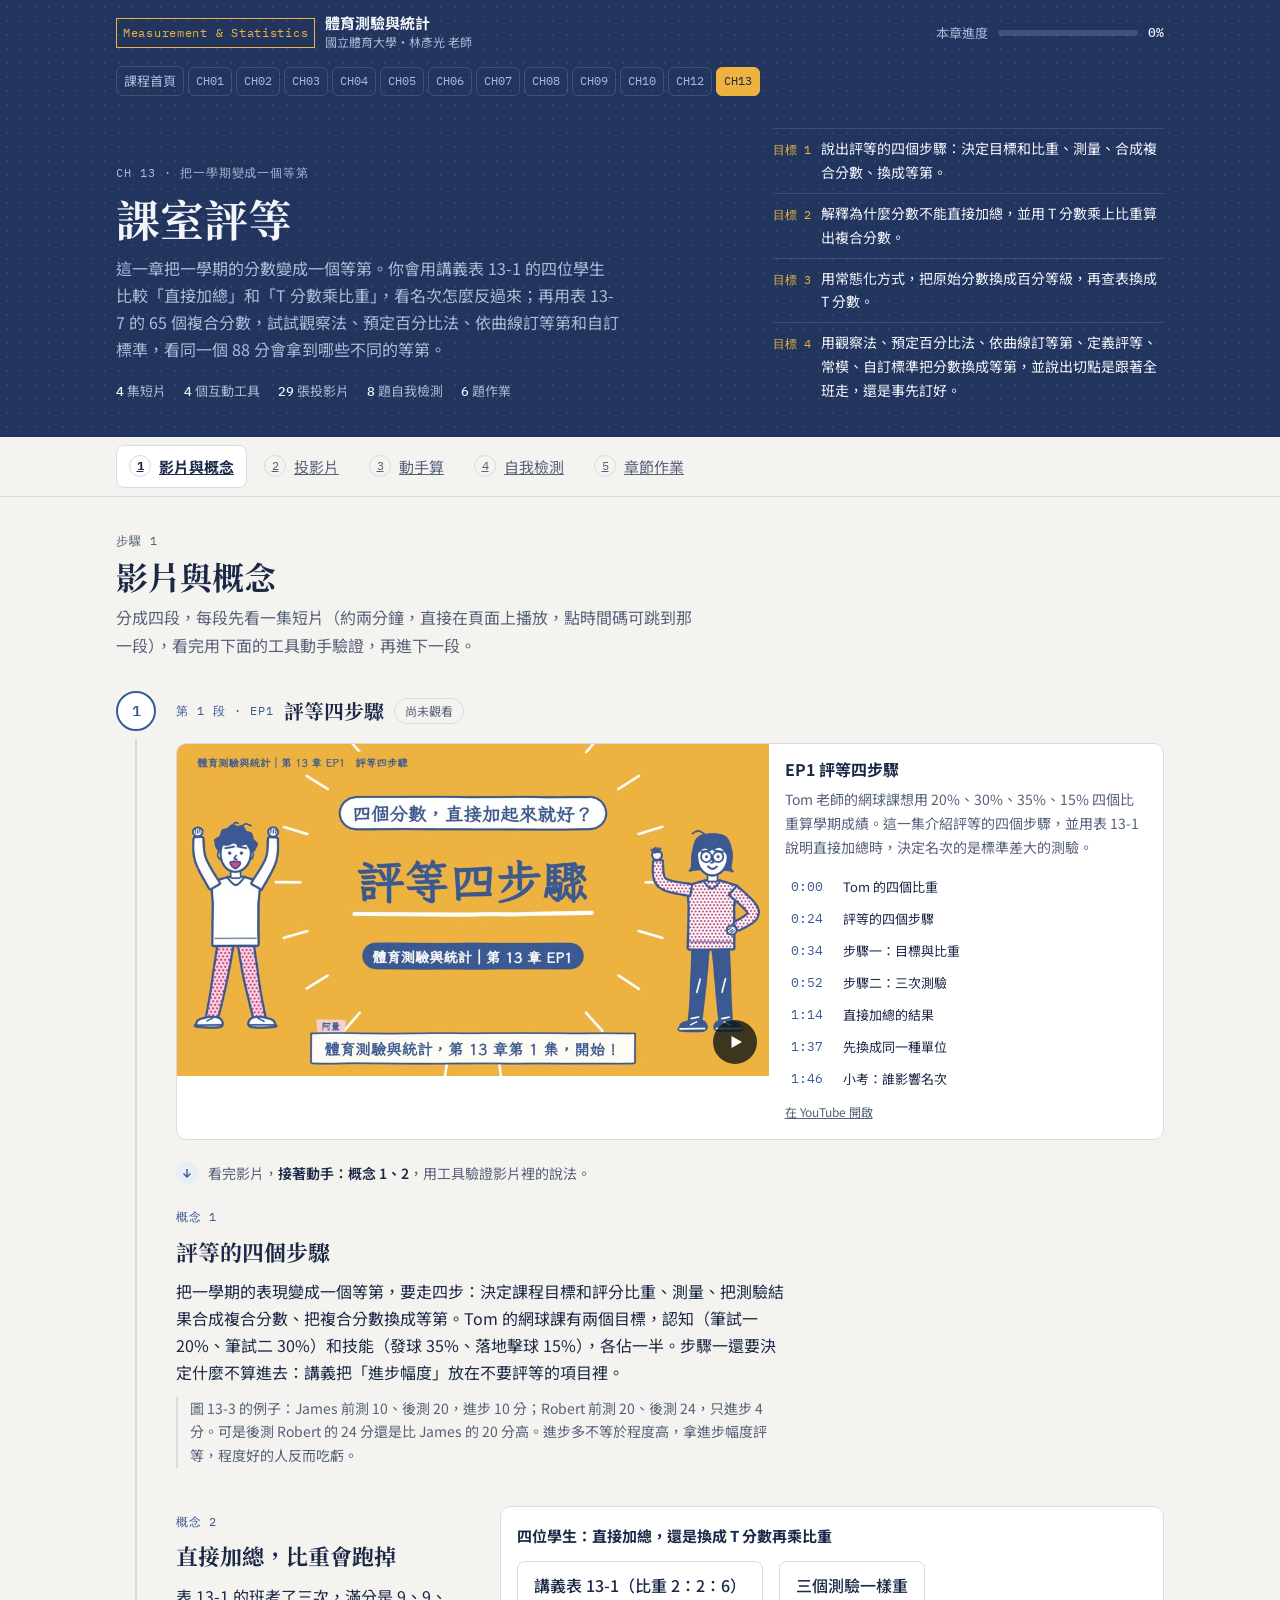
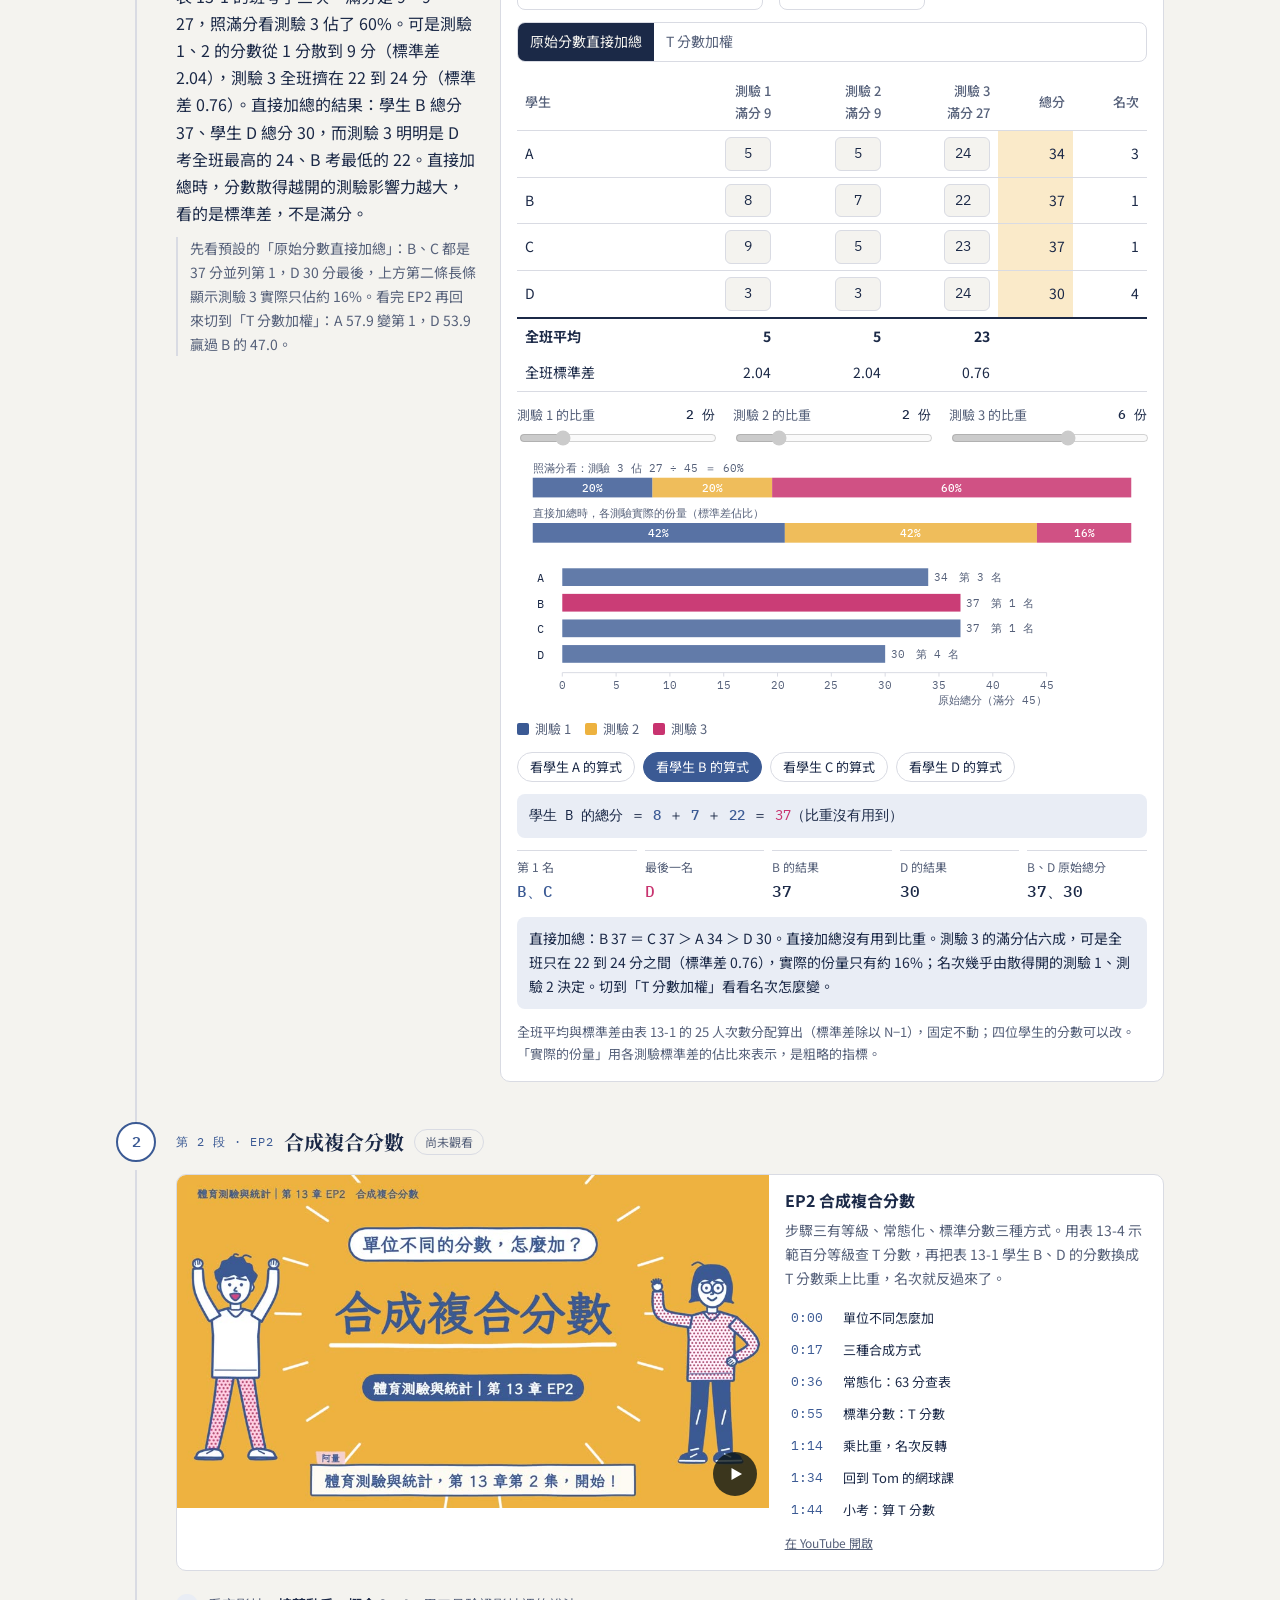
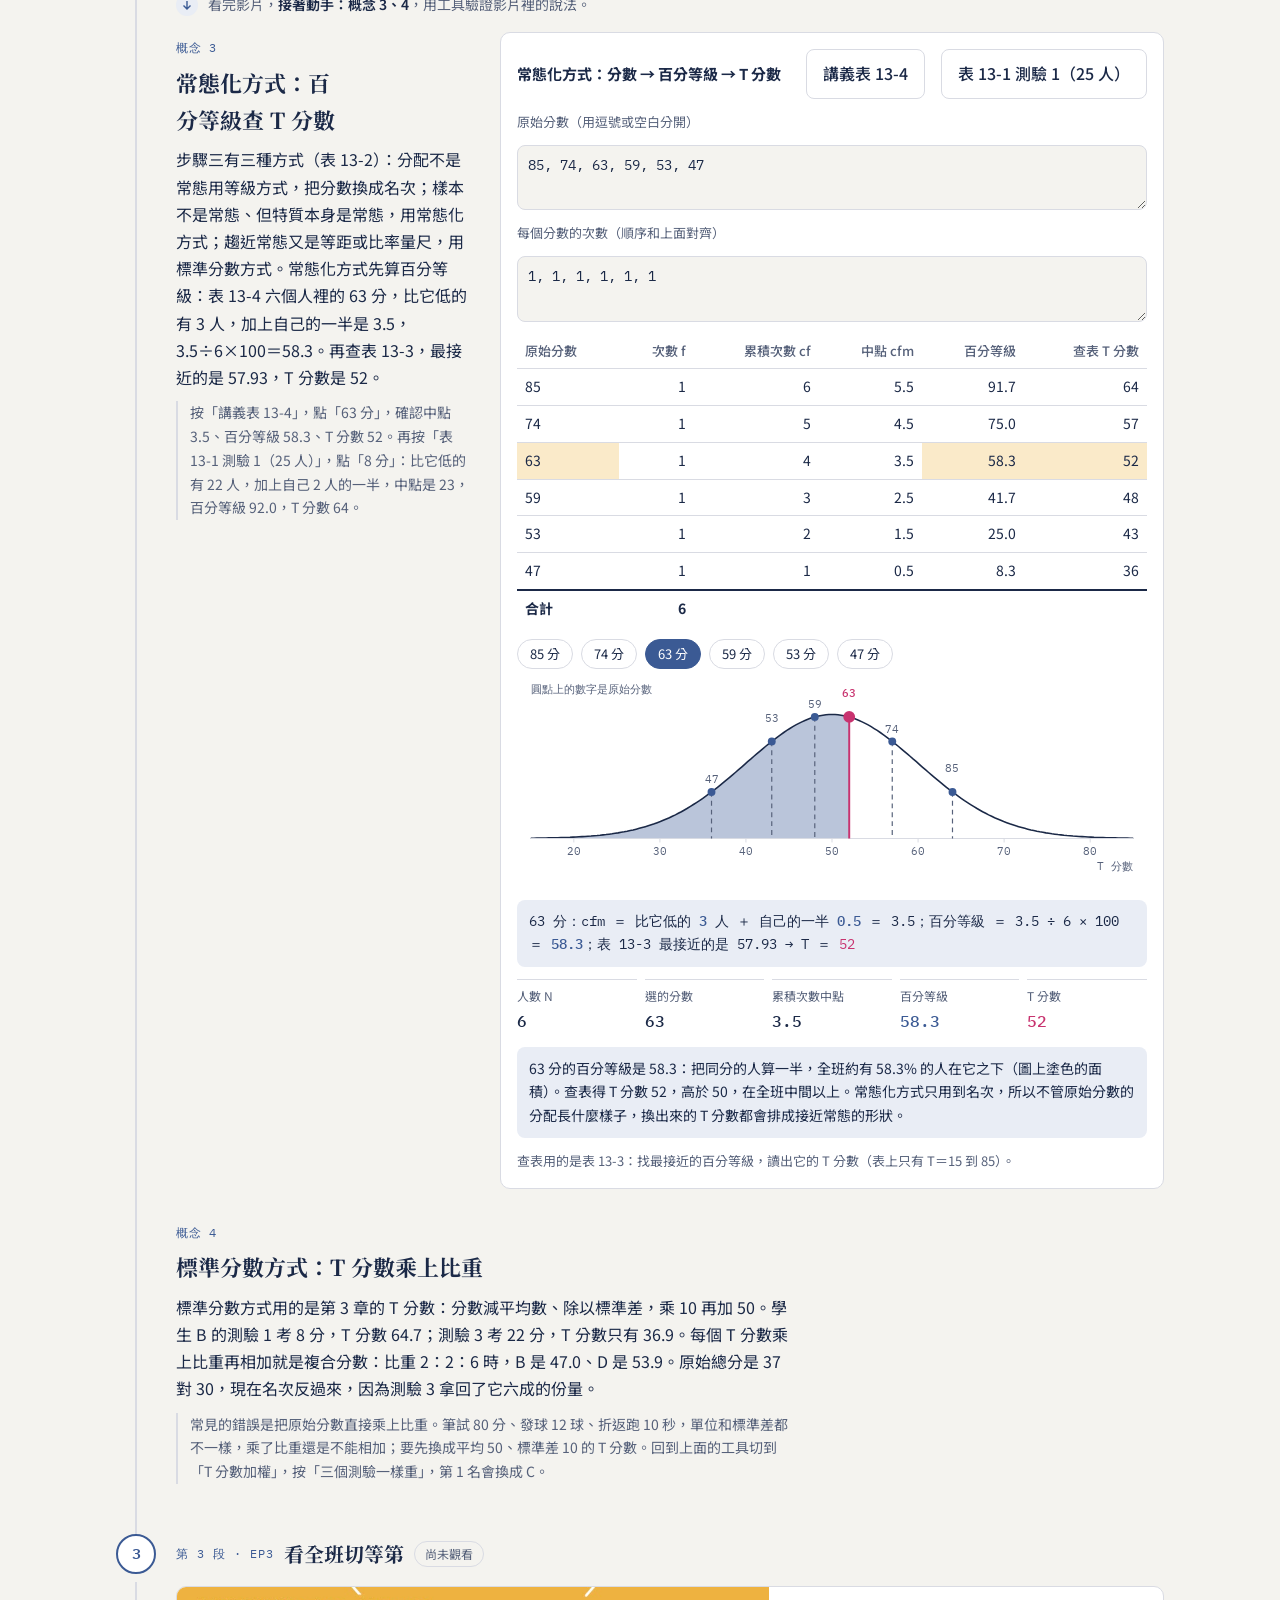
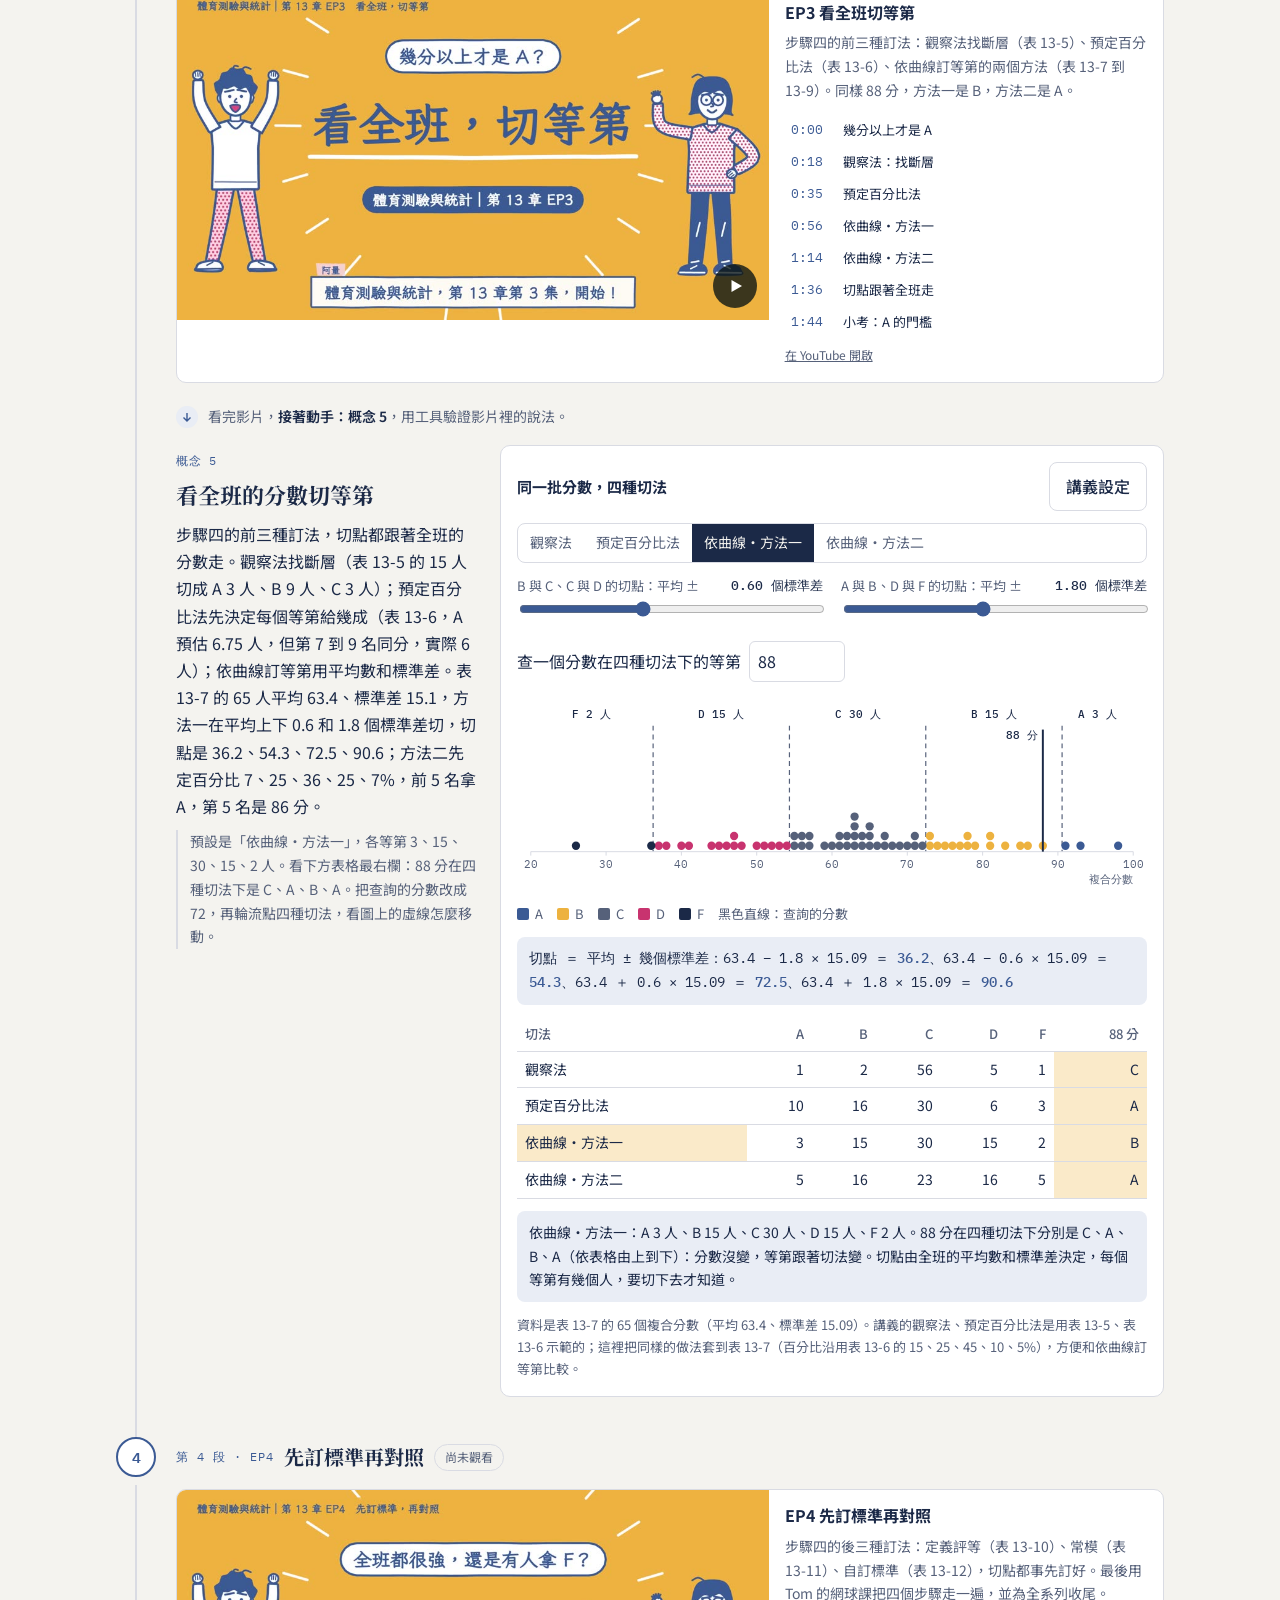
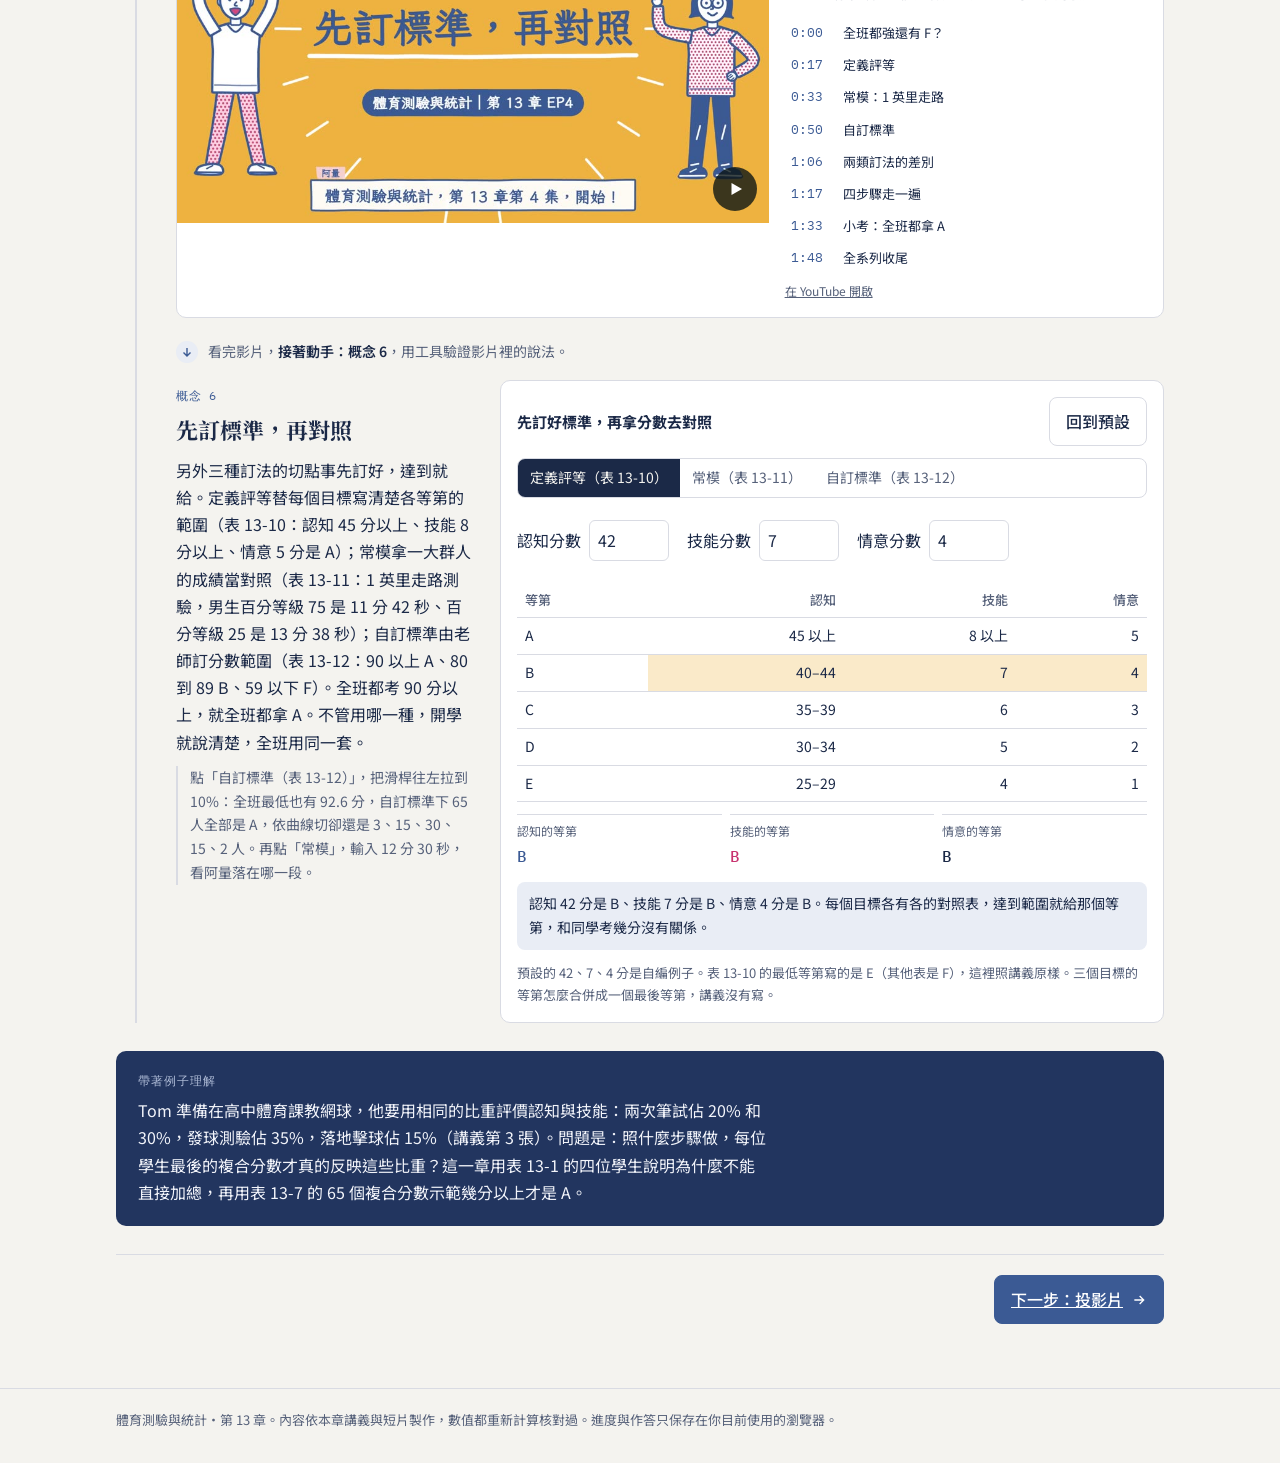
<file: ch13/index.html>
<!doctype html>
<html lang="zh-Hant"><head><meta charset="utf-8"><meta name="viewport" content="width=device-width,initial-scale=1,viewport-fit=cover">
<title>體育測驗與統計 第 13 章 課室評等</title>
<link rel="preconnect" href="https://fonts.googleapis.com">
<link rel="preconnect" href="https://fonts.gstatic.com" crossorigin>
<link rel="stylesheet" href="https://fonts.googleapis.com/css2?family=IBM+Plex+Mono:wght@400;500&family=Noto+Sans+TC:wght@400;500;700&family=Noto+Serif+TC:wght@600;700&display=swap">
<style>
body{margin:0}img{max-width:100%}[hidden]{display:none!important}

/* Layout: one chapter, five stages as tabs under a sticky bar; each stage is one focused page with prev/next. Paper ground, deep-teal ink, two analytic marks (teal = mean, amber = median). */
:root{
  --bg:#F5F4EE; --surface:#FFFFFF; --ink:#152826; --muted:#566865; --line:#D8DCD4;
  --accent:#0B7A80; --accent-ink:#FFFFFF; --amber:#B4530A; --soft:#E7EEEB;
  --ok:#1E7B45; --bad:#B42318; --band:#163533; --band-ink:#E8F1EE; --band-muted:#9FBDB7;
  --display:"Noto Serif TC","Songti TC","PMingLiU",serif;
  --body:"Noto Sans TC","PingFang TC","Microsoft JhengHei",system-ui,sans-serif;
  --mono:"IBM Plex Mono",ui-monospace,"SFMono-Regular",Menlo,monospace;
  --r:10px;
}
@media (prefers-color-scheme: dark){:root:not([data-theme="light"]){
  --bg:#0E1716; --surface:#152220; --ink:#E4ECE9; --muted:#9AAEA9; --line:#2B3B38;
  --accent:#45C1C6; --accent-ink:#04201F; --amber:#F0A24A; --soft:#1B2C2A;
  --ok:#5BC98A; --bad:#F2877D; --band:#0A2321; --band-ink:#DDEBE7; --band-muted:#86A8A2; color-scheme:dark}}
:root[data-theme="dark"]{
  --bg:#0E1716; --surface:#152220; --ink:#E4ECE9; --muted:#9AAEA9; --line:#2B3B38;
  --accent:#45C1C6; --accent-ink:#04201F; --amber:#F0A24A; --soft:#1B2C2A;
  --ok:#5BC98A; --bad:#F2877D; --band:#0A2321; --band-ink:#DDEBE7; --band-muted:#86A8A2; color-scheme:dark}
*{box-sizing:border-box}
body{background:var(--bg);color:var(--ink);font-family:var(--body);font-size:16px;line-height:1.7;-webkit-font-smoothing:antialiased;overflow-wrap:break-word}
.hero>*,.top>*,.concept>*,.guide-layout>*{min-width:0}
body::before{content:"";position:fixed;inset:0 0 auto;height:env(safe-area-inset-top,0px);z-index:30;background:var(--band)}
a{color:var(--accent)}
button{font:inherit;cursor:pointer;color:inherit}
:focus-visible{outline:2px solid var(--accent);outline-offset:2px;border-radius:4px}
h1,h2,h3,h4{text-wrap:balance;margin:0}
.wrap{max-width:1080px;margin:0 auto;padding-left:max(16px,env(safe-area-inset-left,0px));padding-right:max(16px,env(safe-area-inset-right,0px))}
.mono{font-family:var(--mono);font-variant-numeric:tabular-nums}
.label{font-family:var(--mono);font-size:12px;letter-spacing:.08em;text-transform:uppercase;color:var(--muted)}

/* top band */
.band{background:var(--band);color:var(--band-ink)}
.top{display:flex;align-items:center;gap:16px;padding-block:14px;flex-wrap:wrap}
.brand{display:flex;align-items:center;gap:10px;margin-right:auto}
.brand-mark{font-family:var(--mono);font-size:12px;border:1px solid var(--band-muted);padding:4px 6px;letter-spacing:.06em}
.brand strong{display:block;font-size:15px;line-height:1.2}
.brand small{display:block;font-size:12px;color:var(--band-muted)}
.meter{display:flex;align-items:center;gap:10px;font-size:13px;color:var(--band-muted)}
.meter-track{width:140px;height:6px;background:rgba(255,255,255,.14);border-radius:3px;overflow:hidden}
.meter-fill{height:100%;background:var(--band-ink);width:0;transition:width .3s ease}
.meter b{color:var(--band-ink);font-family:var(--mono);font-weight:500}
.hero{padding-block:28px 34px;display:grid;grid-template-columns:minmax(0,1.6fr) minmax(0,1fr);gap:32px;align-items:end}
.hero .label{color:var(--band-muted)}
.hero h1{font-family:var(--display);font-size:clamp(28px,4.4vw,44px);line-height:1.2;margin:8px 0 10px;font-weight:700}
.hero p{margin:0;color:var(--band-muted);max-width:56ch}
.hero ul{list-style:none;margin:0;padding:0;display:grid;gap:8px;font-size:14px}
.hero li{display:flex;gap:10px;align-items:baseline;border-top:1px solid rgba(255,255,255,.12);padding-top:8px}
.hero li span{font-family:var(--mono);font-size:12px;color:var(--band-muted)}
.facts{display:flex;flex-wrap:wrap;gap:6px 18px;margin-top:16px;font-size:13px;color:var(--band-muted)}
.facts b{color:var(--band-ink);font-family:var(--mono);font-weight:500}

/* stage bar */
.stagebar{position:sticky;top:env(safe-area-inset-top,0px);z-index:20;background:var(--bg);border-bottom:1px solid var(--line)}
.stages{display:flex;gap:4px;overflow-x:auto;scrollbar-width:none;padding-block:8px}
.stages::-webkit-scrollbar{display:none}
.stage-tab{flex:0 0 auto;display:flex;align-items:center;gap:8px;border:1px solid transparent;background:none;padding:8px 12px;border-radius:8px;font-size:15px;color:var(--muted);transition:background .2s,color .2s}
.stage-tab:hover{background:var(--soft);color:var(--ink)}
.stage-tab[aria-current="page"]{background:var(--surface);border-color:var(--line);color:var(--ink);font-weight:700}
.stage-tab .n{font-family:var(--mono);font-size:12px;width:22px;height:22px;border-radius:50%;display:grid;place-items:center;border:1px solid var(--line)}
.stage-tab.done .n{background:var(--ok);border-color:var(--ok);color:var(--bg)}

main{padding-block:28px 64px}
.stage{display:grid;gap:28px}
.stage[hidden]{display:none}
.stage-head h2{font-family:var(--display);font-size:clamp(24px,3.2vw,32px);line-height:1.25;margin-top:4px}
.stage-head p{margin:8px 0 0;color:var(--muted);max-width:65ch}
.panel{background:var(--surface);border:1px solid var(--line);border-radius:var(--r);padding:20px}
.panel h3{font-size:18px;margin-bottom:6px}
.prose{max-width:68ch}
.prose p{margin:0 0 10px}
.btn{display:inline-flex;align-items:center;gap:8px;border-radius:8px;padding:10px 16px;font-weight:500;border:1px solid var(--line);background:var(--surface);transition:background .2s,border-color .2s,transform .2s}
.btn:hover{border-color:var(--accent)}
.btn.primary{background:var(--accent);border-color:var(--accent);color:var(--accent-ink)}
.btn.primary:hover{transform:translateY(-1px)}
.btn[disabled]{opacity:.5;cursor:not-allowed;transform:none}
.btn svg{width:16px;height:16px;flex:0 0 auto}
.pager{display:flex;justify-content:space-between;gap:12px;flex-wrap:wrap;border-top:1px solid var(--line);padding-top:20px}
.seg{display:inline-flex;border:1px solid var(--line);border-radius:8px;overflow:hidden;background:var(--surface)}
.seg button{border:0;background:none;padding:7px 12px;font-size:14px;color:var(--muted);transition:background .2s,color .2s}
.seg button[aria-pressed="true"]{background:var(--ink);color:var(--bg)}
.controls{display:flex;flex-wrap:wrap;gap:10px 16px;align-items:center}
.controls label{font-size:14px;color:var(--muted);display:flex;gap:8px;align-items:center}
input[type=range]{accent-color:var(--accent)}

/* videos */
.videos{display:grid;grid-template-columns:repeat(3,minmax(0,1fr));gap:16px}
.video{display:flex;flex-direction:column;background:var(--surface);border:1px solid var(--line);border-radius:var(--r);overflow:hidden}
.video .thumb{position:relative;display:block;aspect-ratio:16/9;max-width:100%;background:var(--soft)}
.video .thumb img{width:100%;height:100%;object-fit:cover;display:block}
.video .play{position:absolute;inset:auto 12px 12px auto;width:44px;height:44px;border-radius:50%;background:rgba(10,20,20,.78);display:grid;place-items:center;transition:transform .2s}
.video .thumb:hover .play{transform:translateY(-2px)}
.video .play svg{width:18px;height:18px;fill:#fff;margin-left:3px}
.video .seen{position:absolute;left:10px;top:10px;font-size:12px;background:var(--ok);color:var(--bg);padding:2px 8px;border-radius:20px}
.video .body{padding:14px 16px 16px;display:flex;flex-direction:column;gap:8px;flex:1}
.video h3{font-size:16px;line-height:1.4}
.video p{margin:0;font-size:14px;color:var(--muted)}
.chips{list-style:none;margin:4px 0 0;padding:0;display:grid;gap:2px}
.chips a{display:grid;grid-template-columns:44px 1fr;gap:8px;text-decoration:none;color:var(--ink);font-size:13px;padding:4px 6px;border-radius:6px;transition:background .2s}
.chips a:hover{background:var(--soft)}
.chips .t{font-family:var(--mono);color:var(--accent)}
.note{font-size:13px;color:var(--muted)}

/* concepts */
.concept{display:grid;grid-template-columns:minmax(0,300px) minmax(0,1fr);gap:24px;align-items:start}
.concept-text .num{font-family:var(--mono);font-size:12px;color:var(--accent);letter-spacing:.06em}
.concept-text h3{font-family:var(--display);font-size:22px;margin:4px 0 8px}
.concept-text p{margin:0 0 10px;color:var(--ink)}
.concept-text .tip{font-size:14px;color:var(--muted);border-left:2px solid var(--line);padding-left:12px}
.widget{background:var(--surface);border:1px solid var(--line);border-radius:var(--r);padding:16px;display:grid;gap:12px;min-width:0}
.widget-title{display:flex;justify-content:space-between;gap:12px;flex-wrap:wrap;align-items:baseline}
.widget-title strong{font-size:15px}
.chart{width:100%;overflow-x:auto}
.chart svg{display:block;width:100%;height:auto;min-width:300px}
.chart text{fill:var(--muted);font-family:var(--mono);font-size:11px}
.chart .axis{stroke:var(--line)}
.chart .grid{stroke:var(--line);stroke-dasharray:2 4}
.chart .bar{fill:var(--accent);opacity:.28}
.chart .bar:hover{opacity:.45}
.chart .mean{stroke:var(--accent);stroke-width:2;stroke-dasharray:6 4}
.chart .median{stroke:var(--amber);stroke-width:2}
.chart .meanlab{fill:var(--accent);font-weight:500}
.chart .medlab{fill:var(--amber);font-weight:500}
.chart .box{fill:var(--soft);stroke:var(--ink);stroke-width:1.2}
.chart .whisk{stroke:var(--ink);stroke-width:1.2}
.chart .out{fill:var(--surface);stroke:var(--ink);stroke-width:1.2;cursor:pointer}
.chart .out.ext{fill:var(--ink)}
.chart .out:hover,.chart .out.sel{stroke:var(--amber);stroke-width:2.5}
.chart .grp{fill:var(--ink);font-size:12px}
.chart .dot{fill:var(--ink);cursor:grab;transition:fill .15s}
.chart .dot:hover,.chart .dot.active{fill:var(--amber)}
.chart .iqr{fill:var(--amber);opacity:.12}
.stats{display:grid;grid-template-columns:repeat(auto-fit,minmax(92px,1fr));gap:8px}
.stat{border-top:1px solid var(--line);padding-top:6px}
.stat span{display:block;font-size:12px;color:var(--muted)}
.stat b{font-family:var(--mono);font-weight:500;font-size:16px;font-variant-numeric:tabular-nums}
.stat.mean b{color:var(--accent)} .stat.med b{color:var(--amber)}
.readout{font-size:14px;background:var(--soft);border-radius:8px;padding:10px 12px;margin:0}
.tbl-wrap{overflow-x:auto}
table{border-collapse:collapse;width:100%;font-size:14px}
th,td{text-align:left;padding:7px 10px;border-bottom:1px solid var(--line);white-space:nowrap}
th{font-weight:500;color:var(--muted);font-size:13px}
td.n{font-family:var(--mono);font-variant-numeric:tabular-nums;text-align:right}
th.n{text-align:right}
.example{background:var(--band);color:var(--band-ink);border-radius:var(--r);padding:20px 22px;display:grid;gap:6px}
.example .label{color:var(--band-muted)}
.example p{margin:0;max-width:70ch}

/* slides */
.viewer{display:grid;gap:12px}
.slide-frame{position:relative;background:var(--surface);border:1px solid var(--line);border-radius:var(--r);overflow:hidden;aspect-ratio:16/9;max-width:100%}
.slide-frame img{width:100%;height:100%;object-fit:contain;display:block}
.slide-nav{display:flex;align-items:center;gap:10px;flex-wrap:wrap}
.slide-nav .count{font-family:var(--mono);font-size:14px;margin-right:auto}
.strip{display:flex;gap:8px;overflow-x:auto;padding-bottom:6px}
.strip button{flex:0 0 auto;width:112px;border:2px solid transparent;border-radius:6px;padding:0;background:var(--surface);overflow:hidden;opacity:.7;transition:opacity .2s,border-color .2s}
.strip button img{display:block;width:100%;aspect-ratio:16/9;object-fit:cover}
.strip button[aria-current="true"]{border-color:var(--accent);opacity:1}
.strip button:hover{opacity:1}
.dl-row{display:flex;flex-wrap:wrap;gap:10px}

/* spss */
.files{display:grid;grid-template-columns:repeat(auto-fill,minmax(250px,1fr));gap:10px}
.file{display:flex;gap:12px;align-items:flex-start;border:1px solid var(--line);border-radius:8px;padding:12px;background:var(--surface)}
.file .ext{font-family:var(--mono);font-size:11px;border:1px solid var(--line);border-radius:4px;padding:2px 5px;color:var(--muted);flex:0 0 auto;margin-top:2px}
.file div{min-width:0;flex:1}
.file strong{display:block;font-size:14px;font-weight:500;line-height:1.45}
.file small{display:block;font-size:12px;color:var(--muted);word-break:break-all}
.file button{margin-top:6px;border:0;background:none;color:var(--accent);padding:0;font-size:13px;font-weight:500}
.file .inzip{margin-top:6px;font-size:12px;color:var(--muted)}
.guide-layout{display:grid;grid-template-columns:220px minmax(0,1fr);gap:28px;align-items:start}
.toc{position:sticky;top:calc(env(safe-area-inset-top,0px) + 70px);display:grid;gap:2px;font-size:14px}
.toc a{display:flex;gap:8px;text-decoration:none;color:var(--muted);padding:6px 8px;border-radius:6px;transition:background .2s,color .2s}
.toc a:hover{background:var(--soft);color:var(--ink)}
.toc a.done{color:var(--ok)}
.toc a .ck{width:14px;flex:0 0 auto}
.sec{border:1px solid var(--line);border-radius:var(--r);background:var(--surface);margin-bottom:12px;scroll-margin-top:80px}
.sec>summary{list-style:none;cursor:pointer;padding:16px 18px;display:flex;gap:12px;align-items:center;font-weight:700;font-size:17px}
.sec>summary::-webkit-details-marker{display:none}
.sec>summary .chev{margin-left:auto;transition:transform .2s;width:18px;height:18px;flex:0 0 auto}
.sec[open]>summary .chev{transform:rotate(180deg)}
.sec>summary .badge{font-size:12px;font-weight:500;color:var(--ok);font-family:var(--mono)}
.sec-body{padding:0 18px 18px;border-top:1px solid var(--line)}
.sec-body h3{font-size:17px;margin:22px 0 8px}
.sec-body h4{font-size:15px;margin:18px 0 6px;color:var(--accent)}
.sec-body p,.sec-body li{max-width:72ch}
.sec-body p{margin:0 0 10px}
.sec-body ol,.sec-body ul{margin:0 0 10px;padding-left:22px}
.sec-body code{font-family:var(--mono);font-size:.88em;background:var(--soft);padding:1px 5px;border-radius:4px}
.code{position:relative;background:var(--band);color:var(--band-ink);border-radius:8px;padding:14px 16px;margin:6px 0 12px;overflow-x:auto}
.code pre{margin:0;font-family:var(--mono);font-size:13px;line-height:1.6}
.code button{position:absolute;right:8px;top:8px;font-size:12px;border:1px solid var(--band-muted);background:none;color:var(--band-ink);border-radius:6px;padding:2px 8px}
figure{margin:8px 0 16px}
figure img{display:block;max-width:100%;height:auto;border:1px solid var(--line);border-radius:6px;cursor:zoom-in;background:var(--soft)}
figcaption{font-size:13px;color:var(--muted);margin-top:6px}
.borrowed{font-size:12px;color:var(--amber);margin:0 0 6px}
.sec-done{display:flex;justify-content:flex-end;margin-top:12px}
.slideref{border:1px solid var(--line);border-left:3px solid var(--amber);border-radius:0 8px 8px 0;background:var(--soft);padding:12px 14px;margin:6px 0 14px;display:grid;gap:8px}
.slideref .label{color:var(--amber)}
.slideref p{margin:0;font-size:14px}
.slideref .pics{display:grid;grid-template-columns:repeat(auto-fit,minmax(220px,1fr));gap:10px}
.slideref figure{margin:0}
.slideref img{border-radius:4px}
.slideref figcaption{display:flex;justify-content:space-between;gap:8px}
.slideref figcaption a{font-size:13px}
.lightbox{position:fixed;inset:0;z-index:50;background:rgba(5,12,12,.86);display:grid;place-items:center;padding:max(16px,env(safe-area-inset-top,0px)) max(16px,env(safe-area-inset-right,0px)) max(16px,env(safe-area-inset-bottom,0px)) max(16px,env(safe-area-inset-left,0px))}
.lightbox img{max-width:100%;max-height:85vh;border-radius:6px;background:#fff}
.lightbox p{color:#e8f1ee;font-size:14px;margin:10px 0 0;text-align:center}
.lightbox button{position:absolute;top:calc(env(safe-area-inset-top,0px) + 12px);right:calc(env(safe-area-inset-right,0px) + 12px);background:rgba(255,255,255,.12);border:0;color:#fff;border-radius:8px;padding:8px 12px}

/* quiz & homework */
.qlist{display:grid;gap:14px}
.q{background:var(--surface);border:1px solid var(--line);border-radius:var(--r);padding:18px;display:grid;gap:10px}
.q legend,.q .prompt{font-weight:500;font-size:16px;padding:0;display:flex;gap:10px}
.q .qn{font-family:var(--mono);font-size:13px;color:var(--accent);flex:0 0 auto;padding-top:2px}
fieldset.q{margin:0;min-width:0}
.opts{display:grid;gap:6px}
.opt{display:flex;gap:10px;align-items:flex-start;border:1px solid var(--line);border-radius:8px;padding:9px 12px;cursor:pointer;transition:border-color .2s,background .2s}
.opt:hover{border-color:var(--accent)}
.opt input{margin-top:5px;accent-color:var(--accent)}
.opt.right{border-color:var(--ok);background:color-mix(in srgb,var(--ok) 10%,transparent)}
.opt.wrong{border-color:var(--bad);background:color-mix(in srgb,var(--bad) 8%,transparent)}
.fb{border-radius:8px;padding:10px 12px;font-size:14px;margin:0}
.fb.ok{background:color-mix(in srgb,var(--ok) 12%,transparent)}
.fb.no{background:color-mix(in srgb,var(--bad) 10%,transparent)}
.fb b{display:block;margin-bottom:2px}
.fb.ok b{color:var(--ok)} .fb.no b{color:var(--bad)}
.numrow{display:flex;gap:8px;flex-wrap:wrap;align-items:center}
.numrow input{font:inherit;font-family:var(--mono);width:160px;padding:8px 10px;border:1px solid var(--line);border-radius:8px;background:var(--bg);color:var(--ink)}
textarea{font:inherit;width:100%;min-height:120px;padding:10px 12px;border:1px solid var(--line);border-radius:8px;background:var(--bg);color:var(--ink);resize:vertical}
textarea:focus,.numrow input:focus{outline:none;border-color:var(--accent);box-shadow:0 0 0 3px color-mix(in srgb,var(--accent) 20%,transparent)}
.ref{border-left:3px solid var(--accent);background:var(--soft);border-radius:0 8px 8px 0;padding:12px 14px;font-size:14px}
.ref h4{font-size:14px;margin-bottom:6px;color:var(--accent)}
.ref p{margin:0 0 6px}
.ref table{font-size:13px;background:var(--surface)}
.score{display:flex;gap:16px;align-items:center;flex-wrap:wrap}
.score b{font-family:var(--mono);font-size:28px;font-weight:500}
.status-line{font-size:13px;color:var(--muted)}
.confirm{display:inline-flex;gap:8px;align-items:center;font-size:14px}
.toast{position:fixed;left:50%;bottom:calc(env(safe-area-inset-bottom,0px) + 20px);transform:translateX(-50%);background:var(--ink);color:var(--bg);padding:10px 16px;border-radius:8px;font-size:14px;z-index:60;max-width:calc(100% - 32px)}
footer{border-top:1px solid var(--line);padding-block:20px 32px;font-size:13px;color:var(--muted)}

@media (max-width:860px){
  .hero{grid-template-columns:1fr;gap:20px}
  .videos{grid-template-columns:1fr}
  .concept{grid-template-columns:1fr}
  .guide-layout{grid-template-columns:1fr}
  .toc{position:static;grid-template-columns:repeat(auto-fill,minmax(150px,1fr))}
  .meter-track{width:90px}
}
@media (prefers-reduced-motion:reduce){*{transition:none!important;scroll-behavior:auto!important}}

.chapnav{display:flex;gap:4px;flex-wrap:wrap;align-items:center;padding-bottom:4px}
.chapnav a,.chapnav span{font-family:var(--mono);font-size:12px;text-decoration:none;color:var(--band-muted);border:1px solid rgba(255,255,255,.14);border-radius:6px;padding:3px 7px;transition:color .2s,border-color .2s}
.chapnav a:hover{color:var(--band-ink);border-color:var(--band-muted)}
.chapnav .cur{color:var(--band);background:var(--band-ink);border-color:var(--band-ink)}
.chapnav .home{font-family:var(--body);font-size:13px}
.concept.solo{grid-template-columns:minmax(0,1fr)}
.concept.solo .concept-text{max-width:68ch}
.ct{border-collapse:separate;border-spacing:0;font-size:14px;width:auto;min-width:100%}
.ct th,.ct td{border-bottom:1px solid var(--line);padding:8px 10px;text-align:right;white-space:nowrap}
.ct th:first-child,.ct td:first-child{text-align:left}
.ct td.cell{cursor:pointer;font-family:var(--mono);transition:background .2s}
.ct td.cell:hover{background:var(--soft)}
.ct td.num,.ct td.tot{font-family:var(--mono)}
.ct .hl-num{background:color-mix(in srgb,var(--accent) 22%,transparent);font-weight:700}
.ct .hl-den{background:color-mix(in srgb,var(--amber) 16%,transparent)}
.ct input{width:72px;font:inherit;font-family:var(--mono);text-align:right;padding:5px 7px;border:1px solid var(--line);border-radius:6px;background:var(--bg);color:var(--ink)}
.ct .exp{display:block;font-size:11px;color:var(--muted)}
.ct .exp.low{color:var(--bad);font-weight:700}
.frac{font-family:var(--mono);font-size:18px}
.frac b{color:var(--accent);font-weight:500}
.frac i{font-style:normal;color:var(--amber)}
.slider-row{display:grid;grid-template-columns:repeat(auto-fit,minmax(170px,1fr));gap:8px 18px}
.slider-row label{display:grid;gap:2px;font-size:13px;color:var(--muted)}
.slider-row label span{display:flex;justify-content:space-between}
.slider-row label b{font-family:var(--mono);font-weight:500;color:var(--ink)}
.slider-row input[type=range]{width:100%}
.chart .area-p{fill:var(--accent);opacity:.35}
.chart .area-r{fill:var(--amber);opacity:.18}
.chart .curve{fill:none;stroke:var(--ink);stroke-width:1.6}
.chart .curve2{fill:none;stroke:var(--amber);stroke-width:1.6}
.chart .curve3{fill:none;stroke:var(--accent);stroke-width:1.6}
.chart .zline{stroke:var(--ink);stroke-width:2}
.chart .bar2{fill:var(--amber);opacity:.55}
.chart .bar.sel,.chart .bar.ext{opacity:.8}
.chart .bar2.sel{opacity:.95}
.chart .ci-hit{stroke:var(--accent);stroke-width:1.6}
.chart .ci-miss{stroke:var(--amber);stroke-width:2.4}
.chart .ptA{fill:var(--accent)}
.chart .ptB{fill:var(--amber)}
.chart .ptN{fill:var(--ink);opacity:.55}
.chart .fit{stroke:var(--ink);stroke-width:2}
.chart .fitA{stroke:var(--accent);stroke-width:2}
.chart .fitB{stroke:var(--amber);stroke-width:2}
.chart .drag{cursor:grab}
.decision{font-weight:700}
.decision.rej{color:var(--accent)} .decision.keep{color:var(--amber)}
.legend{display:flex;gap:14px;flex-wrap:wrap;font-size:13px;color:var(--muted)}
.legend i{display:inline-block;width:12px;height:12px;border-radius:2px;margin-right:6px;vertical-align:-1px}
.num-in{width:96px;font:inherit;font-variant-numeric:tabular-nums;padding:6px 8px;border:1px solid var(--line);border-radius:6px;background:var(--surface);color:var(--ink)}
.num-in:focus{outline:2px solid var(--accent);outline-offset:1px}
.in-row{display:flex;flex-wrap:wrap;gap:10px 18px;align-items:center;margin:10px 0}
.in-row label{display:flex;align-items:center;gap:8px}
.in-row .btn{padding:5px 10px;font-size:13px}
.area-q{fill:var(--amber);opacity:.4}
/* ===== episode flow: watch one, play one ===== */
.epflow{display:grid;gap:40px;margin-top:4px}
.ep{position:relative;padding-left:60px}
.ep::before{content:"";position:absolute;left:19px;top:48px;bottom:-40px;width:2px;background:var(--line)}
.ep:last-child::before{bottom:0}
.ep-badge{position:absolute;left:0;top:0;width:40px;height:40px;border-radius:50%;display:grid;place-items:center;font-family:var(--mono);font-size:15px;font-weight:600;background:var(--surface);color:var(--accent);border:2px solid var(--accent);transition:background .3s,color .3s,border-color .3s}
.ep.watched .ep-badge{background:var(--ok);border-color:var(--ok);color:var(--bg)}
.ep-head{display:flex;align-items:center;gap:10px;flex-wrap:wrap;min-height:40px;margin-bottom:12px}
.ep-head .label{color:var(--accent)}
.ep-head h3{font-family:var(--display);font-size:20px;margin:0}
.ep-state{font-size:12px;border-radius:20px;padding:2px 10px;border:1px solid var(--line);color:var(--muted)}
.ep.watched .ep-state{border-color:var(--ok);color:var(--ok)}
.ep .video{flex-direction:row}
.ep .video .thumb{flex:0 0 min(60%,640px);align-self:flex-start}
.ep-go{display:flex;align-items:center;gap:10px;margin:22px 0 16px;font-size:14px;color:var(--muted)}
.ep-go::before{content:"";width:22px;height:22px;flex:0 0 auto;border-radius:50%;background:var(--soft) url("data:image/svg+xml,%3Csvg xmlns='http://www.w3.org/2000/svg' viewBox='0 0 24 24' fill='none' stroke='%233B5A94' stroke-width='2.4'%3E%3Cpath d='M12 5v14M6 13l6 6 6-6'/%3E%3C/svg%3E") center/14px no-repeat}
.ep-go b{color:var(--ink);font-weight:600}
.ep-concepts{display:grid;gap:28px}
@media (max-width:860px){
 .ep{padding-left:0}.ep::before{display:none}
 .ep-badge{position:static;flex:0 0 auto;width:34px;height:34px;font-size:14px}
 .ep .video{flex-direction:column}.ep .video .thumb{flex:none;width:100%}
}
.dl-file{display:inline-flex;align-items:center;gap:4px;font-family:var(--mono);font-size:.92em;color:var(--accent);background:var(--soft);border:1px solid color-mix(in srgb,var(--accent) 35%,transparent);border-radius:6px;padding:1px 7px;margin:0 2px;text-decoration:none;white-space:nowrap;vertical-align:baseline;transition:background .15s,color .15s}
.dl-file:hover{background:var(--accent);color:var(--accent-ink)}
.dl-file svg{width:13px;height:13px;flex:0 0 auto}
.dl-file.dl-btn{font-family:var(--body);font-size:13px;padding:4px 10px;margin:6px 0 0;width:max-content}

/* ===== 體育測驗與統計：沿用短片的配色（海軍藍單線、粉紅、芥末黃、米白紙） ===== */
:root{
  --bg:#F4F3EF; --surface:#FFFFFF; --ink:#1B2947; --muted:#56617A; --line:#D9DBE3;
  --accent:#3B5A94; --accent-ink:#FFFFFF; --amber:#C8336F; --soft:#E9EDF5;
  --ok:#1E7B45; --bad:#B42318; --band:#22355F; --band-ink:#F2F4FA; --band-muted:#AEBBD6;
  --mustard:#EDB23F; --pink:#D6457F;
}
@media (prefers-color-scheme: dark){:root:not([data-theme="light"]){
  --bg:#0F1524; --surface:#172036; --ink:#E6EAF4; --muted:#9BA6C0; --line:#2B3654;
  --accent:#8FB0EE; --accent-ink:#0B1530; --amber:#F08BB3; --soft:#1D2843;
  --ok:#5BC98A; --bad:#F2877D; --band:#141D36; --band-ink:#E3E9F7; --band-muted:#8E9DC0; color-scheme:dark}}
:root[data-theme="dark"]{
  --bg:#0F1524; --surface:#172036; --ink:#E6EAF4; --muted:#9BA6C0; --line:#2B3654;
  --accent:#8FB0EE; --accent-ink:#0B1530; --amber:#F08BB3; --soft:#1D2843;
  --ok:#5BC98A; --bad:#F2877D; --band:#141D36; --band-ink:#E3E9F7; --band-muted:#8E9DC0; color-scheme:dark}
.band{background-image:radial-gradient(rgba(255,255,255,.07) 1.4px,transparent 1.6px);background-size:14px 14px}
.brand-mark{border-color:var(--mustard);color:var(--mustard)}
.meter-fill{background:var(--mustard)}
.chapnav .cur{background:var(--mustard);border-color:var(--mustard);color:#1B2947}
.hero li span{color:var(--mustard)}

/* 影片直接在頁面播放 */
.video .thumb.vp{background:#0b1020}
.video .thumb.vp video{width:100%;height:100%;display:block;background:#0b1020}
.video .seen{pointer-events:none;z-index:1}
.chips button{display:grid;grid-template-columns:44px 1fr;gap:8px;width:100%;text-align:left;background:none;border:0;color:var(--ink);font-size:13px;padding:4px 6px;border-radius:6px;transition:background .2s}
.chips button:hover{background:var(--soft)}
.ep-badge svg{display:block}

/* 互動工具共用：小表格、可編輯數列 */
.wtbl{border-collapse:collapse;font-size:14px;width:100%}
.wtbl th,.wtbl td{border-bottom:1px solid var(--line);padding:6px 8px;text-align:right;font-variant-numeric:tabular-nums}
.wtbl th{font-weight:500;color:var(--muted);font-size:13px}
.wtbl th:first-child,.wtbl td:first-child{text-align:left}
.wtbl tr.sum td{font-weight:700;border-top:2px solid var(--ink);border-bottom:0}
.wtbl input{width:68px;font:inherit;font-family:var(--mono);text-align:right;padding:4px 6px;border:1px solid var(--line);border-radius:6px;background:var(--bg);color:var(--ink)}
.wtbl .hl{background:color-mix(in srgb,var(--mustard) 28%,transparent)}
.widget textarea.nums{width:100%;min-height:64px;font:inherit;font-family:var(--mono);font-size:14px;padding:8px 10px;border:1px solid var(--line);border-radius:8px;background:var(--bg);color:var(--ink);resize:vertical}
.formula{font-family:var(--mono);font-size:14px;background:var(--soft);border-radius:8px;padding:10px 12px;overflow-x:auto;white-space:nowrap}
.formula b{color:var(--accent);font-weight:500}.formula i{font-style:normal;color:var(--amber)}
.tagrow{display:flex;flex-wrap:wrap;gap:8px}
.tag{font-size:13px;border:1px solid var(--line);border-radius:20px;padding:3px 12px;background:var(--surface);color:var(--ink)}
.tag[aria-pressed="true"],.tag.on{background:var(--accent);border-color:var(--accent);color:var(--accent-ink)}
.tag.right{background:var(--ok);border-color:var(--ok);color:#fff}.tag.wrong{background:var(--bad);border-color:var(--bad);color:#fff}
.chart .pt{fill:var(--accent)}.chart .pt2{fill:var(--amber)}
.chart .ln{stroke:var(--accent);stroke-width:2;fill:none}.chart .ln2{stroke:var(--amber);stroke-width:2;fill:none}
.chart .dash{stroke:var(--muted);stroke-width:1.2;stroke-dasharray:5 4;fill:none}
.chart .bar{fill:var(--accent);opacity:.8}.chart .bar2{fill:var(--amber);opacity:.8}
.chart .must{fill:var(--mustard)}.chart .lnm{stroke:var(--mustard);stroke-width:2.4;fill:none}

/* 框架修正：長題目的框線、作業參考表格在手機溢出、表格文字換行、目標標籤不折行 */
.q>*{min-width:0}
.q legend{float:left;width:100%}
.sec-body td,.sec-body th,.ref td,.ref th{white-space:normal}
.hero li span{flex:0 0 auto;white-space:nowrap}
.formula{white-space:normal;overflow-wrap:anywhere}
.sec-body .tbl-wrap,.ref .tbl-wrap{margin:0 0 12px}

/* YouTube 內嵌播放 */
.video .thumb.yt{cursor:pointer}
.video .thumb iframe{width:100%;height:100%;border:0;display:block}
.ytlink{font-size:12px;color:var(--muted);margin-top:auto;align-self:flex-start}
.ytlink:hover{color:var(--accent)}
</style></head>
<body>
<div class="band">
  <div class="wrap top">
    <div class="brand"><span class="brand-mark">Measurement &amp; Statistics</span><span><strong>體育測驗與統計</strong><small>國立體育大學・林彥光 老師</small></span></div>
    <div class="meter" aria-live="polite"><span>本章進度</span><span class="meter-track"><span class="meter-fill" id="meterFill"></span></span><b id="meterPct">0%</b></div>
  </div>
  <div class="wrap"><nav class="chapnav" id="chapnav" aria-label="課程章節"></nav></div>
  <div class="wrap hero">
    <div>
      <span class="label" id="hEyebrow"></span>
      <h1 id="hTitle"></h1>
      <p id="hLede"></p>
      <div class="facts" id="hFacts"></div>
    </div>
    <ul aria-label="學習目標" id="hObj"></ul>
  </div>
</div>

<div class="stagebar"><nav class="wrap stages" aria-label="本章學習階段" id="stageNav"></nav></div>

<main class="wrap">
<section class="stage" data-stage="learn" aria-labelledby="h-learn">
  <div class="stage-head"><span class="label">步驟 1</span><h2 id="h-learn">影片與概念</h2><p>四集短片各約兩分鐘，直接在頁面上播放，點時間碼可跳到那一段。每看完一集，用下面的小工具動手驗證影片裡的說法。</p></div>
  <div class="videos" id="videos"></div>
  <div id="concepts" style="display:grid;gap:28px"></div>
  <div class="example"><span class="label">帶著例子理解</span><p id="exampleText"></p></div>
  <div class="pager"><span></span><a class="btn primary" href="#slides">下一步：投影片 <svg viewBox="0 0 24 24" fill="none" stroke="currentColor" stroke-width="2"><path d="M5 12h14M13 6l6 6-6 6"/></svg></a></div>
</section>

<section class="stage" data-stage="slides" aria-labelledby="h-slides" hidden>
  <div class="stage-head"><span class="label">步驟 2</span><h2 id="h-slides">課程投影片</h2><p id="slidesNote"></p></div>
  <div class="viewer">
    <div class="slide-frame"><img id="slideImg" alt="" src="slides/s-01.jpg"></div>
    <div class="slide-nav">
      <span class="count" id="slideCount"></span>
      <button class="btn" id="slidePrev" aria-label="上一張"><svg viewBox="0 0 24 24" fill="none" stroke="currentColor" stroke-width="2"><path d="M15 6l-6 6 6 6"/></svg>上一張</button>
      <button class="btn" id="slideNext" aria-label="下一張">下一張<svg viewBox="0 0 24 24" fill="none" stroke="currentColor" stroke-width="2"><path d="M9 6l6 6-6 6"/></svg></button>
    </div>
    <div class="strip" id="slideStrip" aria-label="投影片縮圖"></div>
    <div class="dl-row" id="slideDl"></div>
  </div>
  <div class="pager"><a class="btn" href="#learn">上一步：影片與概念</a><a class="btn primary" href="#spss" id="toSpss">下一步 <svg viewBox="0 0 24 24" fill="none" stroke="currentColor" stroke-width="2"><path d="M5 12h14M13 6l6 6-6 6"/></svg></a></div>
</section>

<section class="stage" data-stage="spss" aria-labelledby="h-spss" hidden>
  <div class="stage-head"><span class="label">步驟 3</span><h2 id="h-spss"></h2><p id="spssLede"></p></div>
  <div class="panel" id="filesPanel">
    <div class="widget-title"><h3>本章資料</h3><span id="zipBtn"></span></div>
    <p class="note" style="margin:4px 0 12px" id="filesNote"></p>
    <div class="files" id="files"></div>
  </div>
  <div class="guide-layout">
    <nav class="toc" id="toc" aria-label="指南章節"></nav>
    <div id="guide"></div>
  </div>
  <div class="pager"><a class="btn" href="#slides">上一步：投影片</a><a class="btn primary" href="#quiz">下一步：自我檢測 <svg viewBox="0 0 24 24" fill="none" stroke="currentColor" stroke-width="2"><path d="M5 12h14M13 6l6 6-6 6"/></svg></a></div>
</section>

<section class="stage" data-stage="quiz" aria-labelledby="h-quiz" hidden>
  <div class="stage-head"><span class="label">步驟 4</span><h2 id="h-quiz">自我檢測</h2><p>選完立刻知道對錯和理由，可以重選。題目依本章講義與短片出題，數字都重新計算核對過。</p></div>
  <div class="panel score"><div><span class="label">目前答對</span><div><b id="quizScore">0</b> <span class="mono" id="quizTotal"></span></div></div><p class="status-line" id="quizStatus" style="margin:0"></p></div>
  <div class="qlist" id="quiz"></div>
  <div class="panel">
    <h3>思考題（不計分）</h3>
    <p style="margin:0 0 10px" id="thinkP"></p>
    <textarea id="thinkText" aria-label="思考題作答" placeholder="寫下你的判斷…"></textarea>
    <div style="margin-top:10px"><button class="btn" id="thinkBtn" aria-expanded="false" aria-controls="thinkRef">查看參考答案與自我檢核</button></div>
    <div class="ref" id="thinkRef" hidden style="margin-top:12px"></div>
  </div>
  <div class="pager"><a class="btn" href="#spss" id="backSpss">上一步</a><a class="btn primary" href="#homework">下一步：章節作業 <svg viewBox="0 0 24 24" fill="none" stroke="currentColor" stroke-width="2"><path d="M5 12h14M13 6l6 6-6 6"/></svg></a></div>
</section>

<section class="stage" data-stage="homework" aria-labelledby="h-hw" hidden>
  <div class="stage-head"><span class="label" id="hwSource"></span><h2 id="h-hw"></h2><p>選擇題與數值題可立即核對。文字題先寫下自己的結果，再展開參考結果對照。作答只存在這台裝置的瀏覽器，不會傳給老師。</p></div>
  <div class="qlist" id="hw"></div>
  <div class="panel score"><div><span class="label">作業狀態</span><div class="status-line" id="hwStatus"></div></div><span class="confirm" id="hwClear"><button class="btn" id="hwClearBtn">清除我的作答</button></span></div>
  <div class="pager"><a class="btn" href="#quiz">上一步：自我檢測</a><span id="nextCh"></span></div>
</section>
</main>
<footer><div class="wrap" id="footText"></div></footer>

<script type="application/json" id="chData">{"id": 13, "title": "課室評等", "eyebrow": "CH 13 · 把一學期變成一個等第", "lede": "這一章把一學期的分數變成一個等第。你會用講義表 13-1 的四位學生比較「直接加總」和「T 分數乘比重」，看名次怎麼反過來；再用表 13-7 的 65 個複合分數，試試觀察法、預定百分比法、依曲線訂等第和自訂標準，看同一個 88 分會拿到哪些不同的等第。", "objectives": ["說出評等的四個步驟：決定目標和比重、測量、合成複合分數、換成等第。", "解釋為什麼分數不能直接加總，並用 T 分數乘上比重算出複合分數。", "用常態化方式，把原始分數換成百分等級，再查表換成 T 分數。", "用觀察法、預定百分比法、依曲線訂等第、定義評等、常模、自訂標準把分數換成等第，並說出切點是跟著全班走，還是事先訂好。"], "videos": [{"k": "ep1", "t": "EP1 評等四步驟", "d": "Tom 老師的網球課想用 20%、30%、35%、15% 四個比重算學期成績。這一集介紹評等的四個步驟，並用表 13-1 說明直接加總時，決定名次的是標準差大的測驗。", "c": [["0:00", "Tom 的四個比重"], ["0:24", "評等的四個步驟"], ["0:34", "步驟一：目標與比重"], ["0:52", "步驟二：三次測驗"], ["1:14", "直接加總的結果"], ["1:37", "先換成同一種單位"], ["1:46", "小考：誰影響名次"]], "id": "VPE6d7IFLbA"}, {"k": "ep2", "t": "EP2 合成複合分數", "d": "步驟三有等級、常態化、標準分數三種方式。用表 13-4 示範百分等級查 T 分數，再把表 13-1 學生 B、D 的分數換成 T 分數乘上比重，名次就反過來了。", "c": [["0:00", "單位不同怎麼加"], ["0:17", "三種合成方式"], ["0:36", "常態化：63 分查表"], ["0:55", "標準分數：T 分數"], ["1:14", "乘比重，名次反轉"], ["1:34", "回到 Tom 的網球課"], ["1:44", "小考：算 T 分數"]], "id": "NwNjiCr2bgs"}, {"k": "ep3", "t": "EP3 看全班切等第", "d": "步驟四的前三種訂法：觀察法找斷層（表 13-5）、預定百分比法（表 13-6）、依曲線訂等第的兩個方法（表 13-7 到 13-9）。同樣 88 分，方法一是 B，方法二是 A。", "c": [["0:00", "幾分以上才是 A"], ["0:18", "觀察法：找斷層"], ["0:35", "預定百分比法"], ["0:56", "依曲線・方法一"], ["1:14", "依曲線・方法二"], ["1:36", "切點跟著全班走"], ["1:44", "小考：A 的門檻"]], "id": "GlIqhXCtHY0"}, {"k": "ep4", "t": "EP4 先訂標準再對照", "d": "步驟四的後三種訂法：定義評等（表 13-10）、常模（表 13-11）、自訂標準（表 13-12），切點都事先訂好。最後用 Tom 的網球課把四個步驟走一遍，並為全系列收尾。", "c": [["0:00", "全班都強還有 F？"], ["0:17", "定義評等"], ["0:33", "常模：1 英里走路"], ["0:50", "自訂標準"], ["1:06", "兩類訂法的差別"], ["1:17", "四步驟走一遍"], ["1:33", "小考：全班都拿 A"], ["1:48", "全系列收尾"]], "id": "s-dfuCRU2Z8"}], "concepts": [{"title": "評等的四個步驟", "text": "把一學期的表現變成一個等第，要走四步：決定課程目標和評分比重、測量、把測驗結果合成複合分數、把複合分數換成等第。Tom 的網球課有兩個目標，認知（筆試一 20%、筆試二 30%）和技能（發球 35%、落地擊球 15%），各佔一半。步驟一還要決定什麼不算進去：講義把「進步幅度」放在不要評等的項目裡。", "tip": "圖 13-3 的例子：James 前測 10、後測 20，進步 10 分；Robert 前測 20、後測 24，只進步 4 分。可是後測 Robert 的 24 分還是比 James 的 20 分高。進步多不等於程度高，拿進步幅度評等，程度好的人反而吃虧。"}, {"title": "直接加總，比重會跑掉", "text": "表 13-1 的班考了三次，滿分是 9、9、27，照滿分看測驗 3 佔了 60%。可是測驗 1、2 的分數從 1 分散到 9 分（標準差 2.04），測驗 3 全班擠在 22 到 24 分（標準差 0.76）。直接加總的結果：學生 B 總分 37、學生 D 總分 30，而測驗 3 明明是 D 考全班最高的 24、B 考最低的 22。直接加總時，分數散得越開的測驗影響力越大，看的是標準差，不是滿分。", "tip": "先看預設的「原始分數直接加總」：B、C 都是 37 分並列第 1，D 30 分最後，上方第二條長條顯示測驗 3 實際只佔約 16%。看完 EP2 再回來切到「T 分數加權」：A 57.9 變第 1，D 53.9 贏過 B 的 47.0。"}, {"title": "常態化方式：百分等級查 T 分數", "text": "步驟三有三種方式（表 13-2）：分配不是常態用等級方式，把分數換成名次；樣本不是常態、但特質本身是常態，用常態化方式；趨近常態又是等距或比率量尺，用標準分數方式。常態化方式先算百分等級：表 13-4 六個人裡的 63 分，比它低的有 3 人，加上自己的一半是 3.5，3.5÷6×100＝58.3。再查表 13-3，最接近的是 57.93，T 分數是 52。", "tip": "按「講義表 13-4」，點「63 分」，確認中點 3.5、百分等級 58.3、T 分數 52。再按「表 13-1 測驗 1（25 人）」，點「8 分」：比它低的有 22 人，加上自己 2 人的一半，中點是 23，百分等級 92.0，T 分數 64。"}, {"title": "標準分數方式：T 分數乘上比重", "text": "標準分數方式用的是第 3 章的 T 分數：分數減平均數、除以標準差，乘 10 再加 50。學生 B 的測驗 1 考 8 分，T 分數 64.7；測驗 3 考 22 分，T 分數只有 36.9。每個 T 分數乘上比重再相加就是複合分數：比重 2：2：6 時，B 是 47.0、D 是 53.9。原始總分是 37 對 30，現在名次反過來，因為測驗 3 拿回了它六成的份量。", "tip": "常見的錯誤是把原始分數直接乘上比重。筆試 80 分、發球 12 球、折返跑 10 秒，單位和標準差都不一樣，乘了比重還是不能相加；要先換成平均 50、標準差 10 的 T 分數。回到上面的工具切到「T 分數加權」，按「三個測驗一樣重」，第 1 名會換成 C。"}, {"title": "看全班的分數切等第", "text": "步驟四的前三種訂法，切點都跟著全班的分數走。觀察法找斷層（表 13-5 的 15 人切成 A 3 人、B 9 人、C 3 人）；預定百分比法先決定每個等第給幾成（表 13-6，A 預估 6.75 人，但第 7 到 9 名同分，實際 6 人）；依曲線訂等第用平均數和標準差。表 13-7 的 65 人平均 63.4、標準差 15.1，方法一在平均上下 0.6 和 1.8 個標準差切，切點是 36.2、54.3、72.5、90.6；方法二先定百分比 7、25、36、25、7%，前 5 名拿 A，第 5 名是 86 分。", "tip": "預設是「依曲線・方法一」，各等第 3、15、30、15、2 人。看下方表格最右欄：88 分在四種切法下是 C、A、B、A。把查詢的分數改成 72，再輪流點四種切法，看圖上的虛線怎麼移動。"}, {"title": "先訂標準，再對照", "text": "另外三種訂法的切點事先訂好，達到就給。定義評等替每個目標寫清楚各等第的範圍（表 13-10：認知 45 分以上、技能 8 分以上、情意 5 分是 A）；常模拿一大群人的成績當對照（表 13-11：1 英里走路測驗，男生百分等級 75 是 11 分 42 秒、百分等級 25 是 13 分 38 秒）；自訂標準由老師訂分數範圍（表 13-12：90 以上 A、80 到 89 B、59 以下 F）。全班都考 90 分以上，就全班都拿 A。不管用哪一種，開學就說清楚，全班用同一套。", "tip": "點「自訂標準（表 13-12）」，把滑桿往左拉到 10%：全班最低也有 92.6 分，自訂標準下 65 人全部是 A，依曲線切卻還是 3、15、30、15、2 人。再點「常模」，輸入 12 分 30 秒，看阿量落在哪一段。"}], "widgets": [null, "c13composite", "c13tscore", null, "c13cut", "c13standard"], "epmap": [[0, 1], [2, 3], [4], [5]], "example": "Tom 準備在高中體育課教網球，他要用相同的比重評價認知與技能：兩次筆試佔 20% 和 30%，發球測驗佔 35%，落地擊球佔 15%（講義第 3 張）。問題是：照什麼步驟做，每位學生最後的複合分數才真的反映這些比重？這一章用表 13-1 的四位學生說明為什麼不能直接加總，再用表 13-7 的 65 個複合分數示範幾分以上才是 A。", "slidesNote": "〈(十三) 課室評等：總結評價〉，共 29 張。", "stage3": {"tab": "動手算", "title": "動手算一次", "lede": "把講義的表格下載下來，用計算機或 Excel 算出表 13-1 的標準差、四位學生的 T 分數與複合分數、表 13-4 的百分等級，再把表 13-7 的 65 個分數切成等第。每一節算完，回頭和影片、互動工具裡的數字對一下。"}, "filesNote": "十一個檔案都是講義表格的數字（表 13-1、13-3、13-4、13-5、13-6、13-7、13-9、13-10、13-11、13-12），已採用更正值。CSV 檔用 Excel 或 SPSS 都能直接開啟。", "secRefs": [["用表 13-1 看直接加總的問題", [13], "表 13-1 上半是三次測驗的次數分配，下半是學生 A、B、C、D 的分數與總分。"], ["把分數換成 T 分數", [12, 14], "步驟三「結合測驗結果，獲得複合分數」；表 13-2 列出三種方式各自適用的情況。"], ["用表 13-4 做常態化", [18, 16, 17], "表 13-4 是常態化方式的例子（百分等級 58.4、8.4 應為 58.3、8.3）；表 13-3 是查 T 分數用的換算表。"], ["用表 13-7 依曲線訂等第", [22, 23, 24], "表 13-7 是 65 個複合分數；圖 13-4 與表 13-8 是方法一的切點與等第範圍。"], ["用事先訂好的標準對照等第", [26, 27, 28], "表 13-10 定義評等、表 13-11 常模、表 13-12 自訂標準。"]], "stepRefs": [["觀察法：找斷層", [20], "表 13-5：15 人的分數與次數，等第從兩個斷層切開。"], ["預定百分比法", [21], "表 13-6：老師預定的百分比、預估人數與實際人數。"], ["方法二：先用常態分配決定百分比", [25], "表 13-9：標準差距離、百分比、人數與對應的複合分數（表頭的 n=0.65 應為 65）。"]], "quiz": [{"id": "q1", "p": "表 13-1 的三次測驗滿分是 9、9、27，標準差是 2.04、2.04、0.76。把三次分數直接加總時，哪一句話是對的？", "o": ["測驗 3 的滿分最高，所以它對名次的影響最大", "測驗 1、2 的標準差大，名次主要由它們決定", "三個測驗對名次的影響一樣大", "測驗 3 的平均數最高，所以它對名次的影響最大"], "a": 1, "e": "直接加總時，分數散得越開的測驗影響力越大。測驗 3 全班只在 22 到 24 分之間，所以 D 的測驗 3 考最高（24）總分卻最低（30），B 的測驗 3 考最低（22）總分卻有 37。"}, {"id": "q2", "p": "圖 13-3：James 前測 10、後測 20；Robert 前測 20、後測 24。如果用「進步幅度」來評等，會發生什麼事？", "o": ["兩個人的等第會一樣", "Robert 的等第比較高，因為他的後測比較高", "沒有影響，進步幅度和後測分數的順序一定相同", "James 的等第比較高，可是後測其實是 Robert 比較高"], "a": 3, "e": "James 進步 10 分、Robert 進步 4 分，用進步幅度評等是 James 贏；但後測 Robert 24 分高於 James 20 分。進步多不等於程度高，所以講義把進步幅度放在「不要評等」的項目。"}, {"id": "q3", "p": "用上面的「四位學生：直接加總，還是換成 T 分數再乘比重」工具試試看：切到「T 分數加權」，再按「三個測驗一樣重」。學生 C 的複合分數是多少？（填到小數一位）", "num": 56.5, "tol": 0.1, "hint": "先點「T 分數加權」，再按右上角的「三個測驗一樣重」，讀學生 C 那一列的複合分數。", "e": "C 的三個 T 分數是 69.6、50.0、50.0，三個測驗一樣重就是取平均：(69.6＋50.0＋50.0)÷3＝56.5，變成第 1 名。比重 2：2：6 時 C 是 53.9、第 1 名是 A：比重一換，名次就跟著換。"}, {"id": "q4", "p": "表 13-4 有六個人，分數由低到高是 47、53、59、63、74、85。用常態化方式，59 分的百分等級是多少？", "o": ["41.7", "50.0", "33.3", "58.3"], "a": 0, "e": "比 59 分低的有 2 人，加上自己的一半 0.5，累積次數中點是 2.5；2.5÷6×100＝41.7。忘了加自己的一半會算成 33.3，把自己整個算進去會算成 50.0。"}, {"id": "q5", "p": "表 13-6 的班有 45 人，A 預定給 15%，預估 6.75 人，實際拿 A 的卻是 6 人。原因是什麼？", "o": ["6.75 無條件捨去小數就是 6", "有一位學生缺考", "第 7、8、9 名都是 90 分，同分要給同一個等第", "老師臨時把 A 的百分比調低了"], "a": 2, "e": "由高分往下數，120、110、100 分共 6 人，接下來的 3 人都是 90 分。給到 100 分是 6 人、給到 90 分是 9 人，6 比較接近 6.75，所以 90 分的三個人都是 B。"}, {"id": "q6", "p": "表 13-7 的 65 個複合分數平均 63.4、標準差 15.09。依曲線訂等第的方法一，A 的切點是平均數加 1.8 個標準差，是幾分？（填到小數一位）", "num": 90.6, "tol": 0.1, "hint": "先算 1.8×15.09，再加上 63.4。", "e": "1.8×15.09＝27.16，63.4＋27.16＝90.56，約 90.6。複合分數都是整數，所以 91 分以上才是 A，全班只有 98、93、91 這 3 人。"}, {"id": "q7", "p": "表 13-7 裡考 88 分的學生，依曲線方法一是 B，方法二卻是 A。為什麼？", "o": ["方法一要 90.6 分以上才是 A；方法二給前 5 名 A，第 5 名是 86 分", "方法二把每個人的分數都加了 2 分", "方法一的平均數算錯了", "方法二只看這位學生的進步幅度"], "a": 0, "e": "方法一的切點是平均加 1.8 個標準差（90.6）；方法二先定 A 佔 7%，0.07×65＝4.55，約 5 人，由高分往下數到第 5 名是 86 分。兩種都叫依曲線訂等第，切點卻不同。"}, {"id": "q8", "p": "阿量的班都是網球校隊，每個人都打得很好。下面哪一種訂法，全班有可能都拿到 A？", "o": ["預定百分比法", "自訂標準", "依曲線訂等第", "觀察法"], "a": 1, "e": "自訂標準的切點事先訂好（表 13-12：90 分以上是 A），達到就給，和同學考幾分無關。預定百分比法和依曲線訂等第都固定了各等第的比例，全班再強也有人落在後面。"}], "think": {"p": "阿量的班全是網球校隊，隔壁班是第一次拿球拍的同學。兩班的老師都用「依曲線訂等第」，結果兩班各有一些人拿 A、一些人拿 F。你覺得這樣公平嗎？如果你是老師，會改用哪一種訂法？改了之後又要注意什麼？", "answer": ["依曲線訂等第的切點跟著全班的平均數和標準差走，等第代表的是「在這一班排第幾」，不是「會了多少」。校隊班的 F 可能比隔壁班的 A 打得還好，兩班的等第不能互相比較。", "如果想讓等第代表達到的程度，可以改用事先訂好切點的訂法：自訂標準（例如表 13-12）、定義評等（表 13-10）或常模（表 13-11）。達到就給，全班都達到就全班都拿 A。", "代價是標準要訂得合理：訂太鬆全班都是 A，等第分不出差別；訂太嚴可能沒有人拿 A。不管用哪一種，都要在開學時說清楚，而且全班用同一套（講義第四節〈等第的一致性〉）。"], "check": ["我有沒有分清楚「切點跟著全班走」和「切點事先訂好」這兩類訂法，並說出各自的等第代表什麼？", "我有沒有提到改用事先訂好的標準之後，標準怎麼訂、什麼時候告訴學生？"]}, "hw": {"title": "替 Tom 的網球課把分數變成等第", "source": "講義第 3 張 Tom 的情境、表 13-1、表 13-6、表 13-7、表 13-9（本章講義沒有另附練習題，以下由講義資料出題）", "questions": [{"id": "h1", "type": "num", "p": "Tom 的比重是筆試一 20%、筆試二 30%、發球 35%、落地擊球 15%。某位學生四個測驗的 T 分數依序是 60、50、40、70（自編例子）。他的複合分數是多少？（填到小數一位）", "num": 51.5, "tol": 0.05, "hint": "每個 T 分數乘上自己的比重，再全部加起來。四個比重加起來是 100%。", "e": "60×0.20＋50×0.30＋40×0.35＋70×0.15＝12＋15＋14＋10.5＝51.5。落地擊球的 70 分最高，但只佔 15%；佔 35% 的發球只有 40 分，把複合分數拉回到 51.5。"}, {"id": "h2", "type": "long", "p": "下載 table13-1_freq.csv 與 table13-1_students.csv（講義表 13-1）。(1) 算出三次測驗的平均數與標準差（除以 N−1）。(2) 算出學生 A、B、C、D 的原始總分與名次。(3) 把四個人每次測驗的分數換成 T 分數，用比重 20%、20%、60% 算出複合分數與名次。(4) 比較兩種名次，說明為什麼會不一樣。", "ref": "<h4>參考結果<\/h4><p>平均數：測驗 1、2 是 5，測驗 3 是 23。標準差：測驗 1、2 是 2.04（離均差平方和 100÷24 再開根號），測驗 3 是 0.76（14÷24 再開根號，多取一位是 0.764）。<\/p><div class=\"tbl-wrap\"><table><tr><th>學生<\/th><th>原始總分<\/th><th>名次<\/th><th>測驗 1 的 T<\/th><th>測驗 2 的 T<\/th><th>測驗 3 的 T<\/th><th>複合分數<\/th><th>名次<\/th><\/tr><tr><td>A<\/td><td>34<\/td><td>3<\/td><td>50.0<\/td><td>50.0<\/td><td>63.1<\/td><td>57.9<\/td><td>1<\/td><\/tr><tr><td>B<\/td><td>37<\/td><td>1（並列）<\/td><td>64.7<\/td><td>59.8<\/td><td>36.9<\/td><td>47.0<\/td><td>4<\/td><\/tr><tr><td>C<\/td><td>37<\/td><td>1（並列）<\/td><td>69.6<\/td><td>50.0<\/td><td>50.0<\/td><td>53.9<\/td><td>2（並列）<\/td><\/tr><tr><td>D<\/td><td>30<\/td><td>4<\/td><td>40.2<\/td><td>40.2<\/td><td>63.1<\/td><td>53.9<\/td><td>2（並列）<\/td><\/tr><\/table><\/div><p>例：B 的複合分數＝64.7×0.2＋59.8×0.2＋36.9×0.6＝12.94＋11.96＋22.14＝47.0。C 和 D 取到小數一位都是 53.9（再多取幾位是 53.92 與 53.94），當成並列即可。<\/p><h4>解讀方向<\/h4><p>直接加總時 B、C 並列第 1、D 最後；換成 T 分數再乘比重後，A 第 1、B 最後，B 和 D 的名次反過來。<\/p><p>原因在標準差：測驗 1、2 的標準差是 2.04，測驗 3 只有 0.76。直接加總時，測驗 3 雖然滿分佔六成，全班卻只差 2 分，幾乎影響不到名次。換成 T 分數後三個測驗的標準差都是 10，再乘上 60%，測驗 3 才真的佔六成：測驗 3 考最高的 A、D 往前，考最低的 B 掉到最後。<\/p><p>如果標準差改成除以 N（2.00 與 0.75），B 的複合分數仍是 47.0、D 是 54.0，結論相同。<\/p>"}, {"id": "h3", "type": "single", "p": "表 13-1 測驗 1 的 25 人裡，考 8 分的有 2 人，比 8 分低的有 22 人。用常態化方式，8 分的累積次數中點、百分等級和查表 13-3 得到的 T 分數各是多少？", "o": ["中點 22、百分等級 88.0、T 分數 62", "中點 24、百分等級 96.0、T 分數 68", "中點 23、百分等級 92.0、T 分數 64", "中點 23、百分等級 92.0、T 分數 92"], "a": 2, "e": "中點＝比它低的 22 人＋自己 2 人的一半＝23；百分等級＝23÷25×100＝92.0；表 13-3 最接近的是 91.92，T 分數是 64。可以用步驟 1 的常態化工具按「表 13-1 測驗 1（25 人）」核對。百分等級和 T 分數是兩種不同的量尺，不能把 92 直接當成 T 分數。"}, {"id": "h4", "type": "multi", "p": "下面哪些訂法，切點要等全班的分數出來才知道？（可複選）", "o": ["觀察法", "預定百分比法", "自訂標準", "依曲線訂等第", "定義評等"], "a": [0, 1, 3], "e": "觀察法要看全班分數的斷層，預定百分比法要由高分往下數人數，依曲線訂等第要用全班的平均數和標準差，三種的切點都跟著全班走。自訂標準和定義評等的範圍在考試前就訂好了；常模用的也是事先建立的對照表。"}, {"id": "h5", "type": "num", "p": "下載 table13-6_percent.csv（講義表 13-6，45 人）。如果老師把 A 的百分比從 15% 改成 20%，照「由高分往下數、同分同等第」的做法，實際拿 A 的有幾人？", "num": 9, "tol": 0, "unit": "人", "hint": "先算 45×0.20。再由高分往下累加次數：120 分 2 人、110 分 2 人、100 分 2 人、90 分 3 人……", "e": "45×0.20＝9 人。由高分往下累加是 2、4、6、9，加到 90 分剛好 9 人，所以 A 是 120、110、100、90 分這 9 人。原本 15% 的時候預估 6.75 人，切不到 90 分，A 只有 6 人。"}, {"id": "h6", "type": "long", "p": "下載 table13-7_composite.csv（講義表 13-7，65 個複合分數）。(1) 算出平均數與標準差（除以 N−1）。(2) 用依曲線方法一（平均 ±0.6、±1.8 個標準差）算出四個切點、各等第的分數範圍與人數。(3) 用方法二（百分比 7%、25%、36%、25%、7%）算出各等第的人數與分數範圍。(4) 考 88 分和考 72 分的學生，在兩種方法下各是什麼等第？說明你的觀察。", "ref": "<h4>參考結果<\/h4><p>總和 4121，平均數 63.4；離均差平方和 14565.6，變異數 227.59，標準差 15.09。<\/p><div class=\"tbl-wrap\"><table><tr><th>等第<\/th><th>方法一的切點<\/th><th>方法一的範圍<\/th><th>人數<\/th><th>方法二的百分比<\/th><th>預估人數<\/th><th>方法二的範圍<\/th><th>人數<\/th><\/tr><tr><td>A<\/td><td>90.6 以上<\/td><td>91 以上<\/td><td>3<\/td><td>7%<\/td><td>4.55<\/td><td>86 以上<\/td><td>5<\/td><\/tr><tr><td>B<\/td><td>72.5–90.6<\/td><td>73–90<\/td><td>15<\/td><td>25%<\/td><td>16.25<\/td><td>71–85<\/td><td>16<\/td><\/tr><tr><td>C<\/td><td>54.3–72.5<\/td><td>55–72<\/td><td>30<\/td><td>36%<\/td><td>23.4<\/td><td>57–70<\/td><td>23<\/td><\/tr><tr><td>D<\/td><td>36.2–54.3<\/td><td>37–54<\/td><td>15<\/td><td>25%<\/td><td>16.25<\/td><td>41–56<\/td><td>16<\/td><\/tr><tr><td>F<\/td><td>36.2 以下<\/td><td>36 以下<\/td><td>2<\/td><td>7%<\/td><td>4.55<\/td><td>40 以下<\/td><td>5<\/td><\/tr><\/table><\/div><p>88 分：方法一是 B，方法二是 A。72 分：方法一是 C（72 低於切點 72.5），方法二是 B（71 到 85）。<\/p><h4>解讀方向<\/h4><p>方法一先定切點、人數切下去才知道，兩端的人很少（A 3 人、F 2 人）；方法二先定人數、再由高分往下數出切點，兩端各 5 人。<\/p><p>同一個分數在兩種方法下可能差一個等第，所以老師要在開學時就說清楚用哪一種。<\/p><p>講義表 13-8 把方法一的範圍印成 C 54–72、D 36–53、F 35 以下；依切點 54.3 與 36.2，54 分應該是 D、36 分應該是 F，所以這裡用 C 55–72、D 37–54、F 36 以下，65 人才會剛好分完。<\/p><p>兩種方法的切點都跟著全班的平均數和標準差走：如果全班每個人都多 10 分，各等第的人數完全不變。<\/p>"}]}, "slidesN": 29, "deckName": "(十三)課室評等", "guide": "這一步把影片裡的評等過程自己算一遍：先看直接加總為什麼會讓比重跑掉，再把分數換成 T 分數、乘上比重合成複合分數，最後用幾種方法把複合分數切成等第。每一節用一張講義表格，先用計算機算，再用 Excel 驗算。本章的標準差一律除以 N−1（Excel 的 STDEV.S）。\n\n## 用表 13-1 看直接加總的問題\n\n要算的是三次測驗的平均數與標準差，再看四位學生的原始總分。資料檔是 table13-1_freq.csv（25 位學生三次測驗的分數與頻次）和 table13-1_students.csv（學生 A、B、C、D 的分數）。\n\n### 手算步驟\n\n1. 測驗 1 的總和：每個分數乘上頻次再相加，9×1＋8×2＋7×3＋6×4＋5×5＋4×4＋3×3＋2×2＋1×1＝125，平均數＝125÷25＝5。測驗 2 的分配和測驗 1 完全一樣。\n2. 測驗 1 的離均差平方和：每個分數減 5、平方、乘上頻次再相加，得到 100。變異數＝100÷24＝4.17，標準差＝2.04。\n3. 測驗 3 只有三種分數：24 分 7 人、23 分 11 人、22 分 7 人。總和 575，平均數 23。離均差平方和＝7×1＋11×0＋7×1＝14，變異數＝14÷24＝0.58，標準差＝0.76。\n4. 四位學生的原始總分：A 是 5＋5＋24＝34，B 是 37，C 是 37，D 是 30。\n\n| 統計量 | 測驗 1 | 測驗 2 | 測驗 3 |\n|---|---|---|---|\n| 滿分 | 9 | 9 | 27 |\n| 滿分佔總分的比例 | 20% | 20% | 60% |\n| 平均數 | 5 | 5 | 23 |\n| 標準差（N−1） | 2.04 | 2.04 | 0.76 |\n| 全距 | 8 | 8 | 2 |\n\n### Excel 做法\n\n開啟 table13-1_freq.csv，A、B 欄是測驗 1 的分數與頻次，E、F 欄是測驗 3 的分數與頻次，資料在第 2 到第 10 列：\n\n```\n=SUMPRODUCT(A2:A10,B2:B10)/SUM(B2:B10)\n=SQRT(SUMPRODUCT(B2:B10,(A2:A10-5)^2)/(SUM(B2:B10)-1))\n=SUMPRODUCT(E2:E10,F2:F10)/SUM(F2:F10)\n=SQRT(SUMPRODUCT(F2:F10,(E2:E10-23)^2)/(SUM(F2:F10)-1))\n```\n\n四格的結果是 5、2.04、23、0.76。\n\n解讀：測驗 3 的滿分佔了六成，可是全班只在 22 到 24 分之間。學生 D 的測驗 3 考了全班最高的 24 分，總分卻是四個人裡最低的 30；學生 B 的測驗 3 是全班最低的 22 分，總分卻是 37。直接加總的時候，決定名次的是分數散得開（標準差大）的測驗，不是滿分高的測驗。\n\n## 把分數換成 T 分數，乘上比重\n\n要算的是四位學生每個測驗的 T 分數，以及比重 2：2：6（也就是 20%、20%、60%）的複合分數。資料檔是 table13-1_students.csv，平均數與標準差用上一節算出來的 5、2.04 和 23、0.76。\n\n### 手算步驟\n\n1. T 分數＝(分數−平均數)÷標準差×10＋50。學生 B 的測驗 1：(8−5)÷2.04×10＋50＝64.7。\n2. 學生 B 的測驗 2：(7−5)÷2.04×10＋50＝59.8；測驗 3：(22−23)÷0.764×10＋50＝36.9（這裡標準差多取一位 0.764，才不會差 0.1）。\n3. 複合分數＝每個 T 分數乘上比重再相加。學生 B：64.7×0.2＋59.8×0.2＋36.9×0.6＝12.94＋11.96＋22.14＝47.0。\n4. 其他三位照樣算。\n\n| 學生 | 測驗 1 的 T | 測驗 2 的 T | 測驗 3 的 T | 複合分數 | 原始總分 |\n|---|---|---|---|---|---|\n| A | 50.0 | 50.0 | 63.1 | 57.9 | 34 |\n| B | 64.7 | 59.8 | 36.9 | 47.0 | 37 |\n| C | 69.6 | 50.0 | 50.0 | 53.9 | 37 |\n| D | 40.2 | 40.2 | 63.1 | 53.9 | 30 |\n\n### Excel 做法\n\n開啟 table13-1_students.csv，B、C、D 欄是三次測驗的分數，學生 A 在第 2 列。在 F2 輸入下面的公式，再往下複製到第 5 列：\n\n```\n=((B2-5)/SQRT(100/24)*10+50)*0.2+((C2-5)/SQRT(100/24)*10+50)*0.2+((D2-23)/SQRT(14/24)*10+50)*0.6\n```\n\n結果是 57.9、47.0、53.9、53.9。公式裡的 SQRT(100/24) 和 SQRT(14/24) 就是兩個標準差 2.04 和 0.76。用計算機拿只取兩位的 0.76 去算，測驗 3 的 T 分數會差 0.1（36.8、63.2），所以手算時測驗 3 的標準差用 0.764。\n\n解讀：原始總分是 B 37 分贏 D 30 分；換成 T 分數再乘比重之後，D 是 53.9、B 是 47.0，名次反過來。因為每個測驗都換成了平均 50、標準差 10 的同一把尺，測驗 3 才真的拿到六成的份量。Tom 的網球課也是同樣的做法：四個測驗都換成 T 分數，再乘上 20%、30%、35%、15%。\n\n## 用表 13-4 做常態化：百分等級查 T 分數\n\n樣本的分配不是常態、但要測的特質本身是常態的時候，用常態化方式：先算每個分數的百分等級，再查表換成 T 分數。資料檔是 table13-4_normalize.csv（六個原始分數）和 table13-3_pr_to_t.csv（百分等級與 T 分數換算表）。\n\n### 手算步驟\n\n1. 由最低分往上累加次數，得到累積次數 cf。六個人各一個分數，所以 cf 是 1 到 6。\n2. 累積次數中點 cfm＝比這個分數低的人數＋這個分數次數的一半。63 分：比它低的有 3 人，加上自己的一半 0.5，cfm＝3.5。\n3. 百分等級＝cfm÷人數×100。63 分：3.5÷6×100＝58.3。\n4. 到表 13-3 找最接近的百分等級。58.3 介於 57.93（T＝52）和 61.79（T＝53）之間，離 57.93 比較近，所以 T＝52。\n\n| 原始分數 | 次數 | 累積次數 | 中點 cfm | 百分等級 | T 分數 |\n|---|---|---|---|---|---|\n| 85 | 1 | 6 | 5.5 | 91.7 | 64 |\n| 74 | 1 | 5 | 4.5 | 75.0 | 57 |\n| 63 | 1 | 4 | 3.5 | 58.3 | 52 |\n| 59 | 1 | 3 | 2.5 | 41.7 | 48 |\n| 53 | 1 | 2 | 1.5 | 25.0 | 43 |\n| 47 | 1 | 1 | 0.5 | 8.3 | 36 |\n\n### Excel 做法\n\n開啟 table13-4_normalize.csv，A 欄是原始分數、B 欄是次數，資料在第 2 到第 7 列（由高分到低分）。在 C2 算累積次數中點，D2 算百分等級，E2 直接用常態分配算 T 分數，三格都往下複製：\n\n```\n=SUM(B3:B$8)+B2/2\n=C2/SUM(B$2:B$7)*100\n=ROUND(NORM.S.INV(D2/100)*10+50,0)\n```\n\nC 欄是 5.5 到 0.5，D 欄是 91.7 到 8.3，E 欄是 64、57、52、48、43、36，和查表的結果相同。NORM.S.INV 做的事就是表 13-3：給一個百分等級，找出常態分配上對應的位置。\n\n解讀：63 分的 T 分數是 52，代表它在這六個人裡略高於中間。常態化方式只用到名次，所以原始分數差多少分不重要：74 和 85 差了 11 分，換成 T 分數是 57 和 64。\n\n## 用表 13-5、表 13-6 看全班的分數訂等第\n\n這一節做兩種最直接的切法。資料檔是 table13-5_observe.csv（15 人）和 table13-6_percent.csv（45 人）。\n\n### 觀察法：找斷層（表 13-5）\n\n把 15 個人的分數由高到低排出來：150、140、140、110、110、110、100、100、90、90、80、70、40、30、20。相鄰分數的差距大多是 10 分，只有兩個地方特別大：140 到 110 差 30 分，70 到 40 也差 30 分。從這兩個斷層切開，150 和 140 分的 3 人是 A，110 到 70 分的 9 人是 B，40 到 20 分的 3 人是 C。\n\n### 預定百分比法（表 13-6）\n\n老師先決定每個等第給幾成：A 15%、B 25%、C 45%、D 10%、F 5%。\n\n1. 預估人數＝45×百分比：A 是 6.75、B 是 11.25、C 是 20.25、D 是 4.5、F 是 2.25。\n2. 由高分往下累加次數：120 分 2 人、110 分 2 人、100 分 2 人，到這裡是 6 人；再加上 90 分的 3 人就變成 9 人。\n3. A 預估 6.75，約 7 人；可是第 7、8、9 名都是 90 分，同分要給同一個等第。給到 100 分是 6 人，給到 90 分是 9 人，6 比較接近 6.75，所以 A 實際是 6 人。\n4. 其他等第照同樣的方式往下數。\n\n| 等第 | 百分比 | 預估人數 | 分數 | 實際人數 |\n|---|---|---|---|---|\n| A | 15% | 6.75 | 120、110、100 | 6 |\n| B | 25% | 11.25 | 90、80、70 | 12 |\n| C | 45% | 20.25 | 60、50、40、30 | 21 |\n| D | 10% | 4.5 | 20 | 4 |\n| F | 5% | 2.25 | 10 | 2 |\n\nExcel 驗算：開啟 table13-6_percent.csv，B 欄是次數，在 D2 輸入下面的公式往下複製，就是由高分往下的累積人數（2、4、6、9、13、18、26、31、36、39、43、45）。\n\n```\n=SUM(B$2:B2)\n```\n\n解讀：預估人數有小數，同分的人又要拿同一個等第，所以實際人數是 6、12、21、4、2，和預估的差一點。這兩種切法都要看全班的分數才切得出來。\n\n## 用表 13-7 依曲線訂等第\n\n資料檔是 table13-7_composite.csv：65 位學生的複合分數，最高 98、最低 26。\n\n### 方法一：在平均上下幾個標準差的地方切\n\n1. 總和 4121，平均數＝4121÷65＝63.4。\n2. 離均差平方和 14565.6，變異數＝14565.6÷64＝227.59，標準差＝15.09。\n3. 切點＝平均數加減 0.6 個和 1.8 個標準差：63.4−1.8×15.09＝36.2，63.4−0.6×15.09＝54.3，63.4＋0.6×15.09＝72.5，63.4＋1.8×15.09＝90.6。\n4. 複合分數都是整數，所以等第的範圍是：A 91 以上、B 73 到 90、C 55 到 72、D 37 到 54、F 36 以下。\n5. 數人數：A 3 人、B 15 人、C 30 人、D 15 人、F 2 人，合計 65 人。\n\nExcel 做法：B 欄是複合分數，資料在第 2 到第 66 列。\n\n```\n=AVERAGE(B2:B66)\n=STDEV.S(B2:B66)\n=AVERAGE(B2:B66)+1.8*STDEV.S(B2:B66)\n=COUNTIF(B2:B66,\">=91\")\n=COUNTIFS(B2:B66,\">=73\",B2:B66,\"<=90\")\n```\n\n結果是 63.4、15.09、90.6、3、15。其他切點把 1.8 換成 0.6、−0.6、−1.8，其他等第把 COUNTIFS 的範圍換掉就可以。\n\n### 方法二：先用常態分配決定百分比（表 13-9）\n\n1. 老師先決定每個等第的標準差距離：A 是平均以上 1.48 個標準差以外，B 是 0.47 到 1.47，C 是 −0.47 到 0.46，D 是 −1.47 到 −0.48，F 是 −1.48 以下。\n2. 查常態分配表，這五段的面積大約是 7%、25%、36%、25%、7%。\n3. 乘上 65 人：0.07×65＝4.55，取 5 人；0.25×65＝16.25，取 16 人；0.36×65＝23.4，取 23 人。合計 5＋16＋23＋16＋5＝65 人。\n4. 由高分往下數：前 5 名是 98、93、91、88、86，所以 A 是 86 分以上；接下來 16 人到 71 分，B 是 71 到 85；再 23 人到 57 分，C 是 57 到 70；再 16 人到 41 分，D 是 41 到 56；最後 5 人是 F，40 分以下。\n\nExcel 驗算百分比：\n\n```\n=1-NORM.S.DIST(1.475,TRUE)\n=NORM.S.DIST(1.47,TRUE)-NORM.S.DIST(0.47,TRUE)\n=NORM.S.DIST(0.47,TRUE)-NORM.S.DIST(-0.47,TRUE)\n```\n\n結果是 0.070、0.248、0.362，也就是 7%、25%、36%。\n\n解讀：同樣考 88 分，方法一是 B（要 91 分才是 A），方法二是 A（86 分以上就是 A）。兩種方法都叫「依曲線訂等第」，切出來的結果卻不同；而且切點都跟著全班的分數走，你的等第要看同學考得怎麼樣。\n\n## 用事先訂好的標準對照等第\n\n另外三種訂法的切點是事先訂好的，不必等全班的分數出來。資料檔是 table13-10_defined.csv、table13-11_norm.csv、table13-12_standard.csv。\n\n### 定義評等（表 13-10）\n\n認知、技能、情意各有各的對照表。自編例子：某位學生認知 42 分、技能 7 分、情意 4 分。查表：認知 40 到 44 是 B，技能 7 是 B，情意 4 是 B。如果認知是 46 分，就落在 45 以上，是 A。\n\n### 常模（表 13-11）\n\n1 英里走路測驗的男生常模：百分等級 75 是 11 分 42 秒，百分等級 25 是 13 分 38 秒。走路的時間越短越好，所以百分等級高的時間比較短。影片裡阿量走 12 分 30 秒（自編例子），比 11 分 42 秒慢、比 13 分 38 秒快，落在百分等級 25 到 75 之間。女生的兩個時間是 12 分 49 秒和 14 分 12 秒。\n\n### 自訂標準（表 13-12）\n\n100 分的知識測驗：90 到 100 是 A、80 到 89 是 B、70 到 79 是 C、60 到 69 是 D、59 以下是 F。Excel 可以用一層一層的 IF 來對照，假設分數在 B2：\n\n```\n=IF(B2>=90,\"A\",IF(B2>=80,\"B\",IF(B2>=70,\"C\",IF(B2>=60,\"D\",\"F\"))))\n```\n\n練習：把這個公式套到 table13-7_composite.csv 的 65 個分數上（這是網站為了比較而做的假設，講義沒有這樣用），會得到 A 3 人、B 6 人、C 13 人、D 19 人、F 24 人；同一批分數依曲線方法一是 3、15、30、15、2 人。\n\n解讀：自訂標準的切點固定在 90、80、70、60 分。全班都考 90 分以上，就全班都拿 A；全班都考不好，也可能沒有人拿 A。依曲線訂等第則不管全班多強，都有人落在後面的等第。\n\n## 講義更正與說明\n\n影片與網站用的數字都由講義表格重新算過，下面是和講義印的不一樣的地方。\n\n| 位置 | 講義怎麼寫 | 網站與影片用的 | 理由 |\n|---|---|---|---|\n| 表 13-4 百分等級 | 58.4、8.4 | 58.3、8.3 | 3.5÷6×100＝58.33，0.5÷6×100＝8.33，四捨五入是 58.3、8.3。查到的 T 分數不變（52、36）。 |\n| 表 13-3，T＝25 | 百分等級 0.60 | 0.62 | 常態分配在平均以下 2.5 個標準差的累積比例是 0.62%。資料檔已改成 0.62，本章的計算沒有用到這一格。 |\n| 圖 13-4 的切點 | 54.4 | 54.3 | 63.4−0.6×15.09＝54.35，用還沒四捨五入的標準差 15.086 算是 54.348，所以取 54.3。其他三個切點（36.2、72.5、90.6）和講義相同。 |\n| 表 13-8 的範圍 | C 54–72、D 36–53、F 35 以下 | C 55–72、D 37–54、F 36 以下 | 切點是 54.35 和 36.25，54 分低於 54.35 應該是 D，36 分低於 36.25 應該是 F。這樣 65 人分成 3、15、30、15、2。 |\n| 表 13-6 的 A | 預估人數 6.75（沒有取整數） | 6.75，約 7 人 | 其他等第講義都有取整數，A 這一列補上。實際人數 6 人不變。 |\n| 表 13-9 表頭 | n=0.65 | 65 人 | 誤植。 |\n| 表 13-9 最低等第 | E | F | 和表 13-8、圖 13-4 一致。 |\n| 表 13-9 的 A | +1.4 以上 | +1.48 以上 | B 的上限是 +1.47，最低等第是 −1.48 以下，A 應該對稱。+1.48 以上的面積約 7%，+1.4 以上會是 8%。 |\n| 表 13-9 的 D | −1.47 到 −0.46 | −1.47 到 −0.48 | 講義的寫法和 C 的下限 −0.47 重疊。 |\n\n講義沒有印、由講義資料補算的數字：\n\n- 表 13-1 三次測驗的標準差 2.04、2.04、0.76，以及「測驗 3 照滿分佔 60%」（27÷45）。\n- 四位學生的 T 分數與比重 2：2：6 的複合分數（A 57.9、B 47.0、C 53.9、D 53.9）。講義只有表 13-1，沒有把 T 分數算出來；比重取自三個測驗的滿分 9、9、27。\n- 表 13-7 的平均數 63.4、標準差 15.09，以及各等第的人數。\n\n影片補充、講義沒有的內容：\n\n- 講義第 15 張只有三種方式的標題。「等級方式是把分數換成名次、常態化方式是先算百分等級再查 T 分數、標準分數方式是直接算 T 分數」是依表 13-2 到表 13-4 寫的白話說明。\n- 「直接加總時，分數散得越開影響力越大」是對表 13-1 的解讀，講義只有表格。\n- 表 13-10 的最低等第講義寫 E，影片與網站照原樣。三個目標的等第怎麼合併成最後的等第、表 13-11 的百分等級怎麼對應到等第，講義都沒有寫，網站也沒有替它補。\n- 阿量走 12 分 30 秒、全班都是校隊的情境、各集的小考，都是自編例子。\n- 互動工具把觀察法、預定百分比法和自訂標準套用到表 13-7 的 65 個分數，是網站為了比較各種切法而做的延伸；講義這三種方法分別用表 13-5、表 13-6、表 13-12 示範。\n", "files": [{"ext": "CSV", "label": "表 13-1　25 位學生三次測驗的分數與頻次", "file": "table13-1_freq.csv", "path": "data/table13-1_freq.csv"}, {"ext": "CSV", "label": "表 13-1　學生 A、B、C、D 的三次分數與總分", "file": "table13-1_students.csv", "path": "data/table13-1_students.csv"}, {"ext": "CSV", "label": "表 13-3　百分等級與 T 分數換算表（T＝25 已更正為 0.62）", "file": "table13-3_pr_to_t.csv", "path": "data/table13-3_pr_to_t.csv"}, {"ext": "CSV", "label": "表 13-4　常態化方式的六個原始分數", "file": "table13-4_normalize.csv", "path": "data/table13-4_normalize.csv"}, {"ext": "CSV", "label": "表 13-5　觀察法：15 人的分數與等第", "file": "table13-5_observe.csv", "path": "data/table13-5_observe.csv"}, {"ext": "CSV", "label": "表 13-6　預定百分比法：45 人的分數與等第", "file": "table13-6_percent.csv", "path": "data/table13-6_percent.csv"}, {"ext": "CSV", "label": "表 13-7　65 位學生的複合分數", "file": "table13-7_composite.csv", "path": "data/table13-7_composite.csv"}, {"ext": "CSV", "label": "表 13-9　依曲線訂等第・方法二（已採更正值）", "file": "table13-9_curve.csv", "path": "data/table13-9_curve.csv"}, {"ext": "CSV", "label": "表 13-10　定義評等系統的例子", "file": "table13-10_defined.csv", "path": "data/table13-10_defined.csv"}, {"ext": "CSV", "label": "表 13-11　1 英里走路測驗的百分位數常模", "file": "table13-11_norm.csv", "path": "data/table13-11_norm.csv"}, {"ext": "CSV", "label": "表 13-12　100 分知識測驗的自訂標準", "file": "table13-12_standard.csv", "path": "data/table13-12_standard.csv"}], "zip": "data/all.zip", "nav": {"1": "../ch1/index.html", "2": "../ch2/index.html", "3": "../ch3/index.html", "4": "../ch4/index.html", "5": "../ch5/index.html", "6": "../ch6/index.html", "7": "../ch7/index.html", "8": "../ch8/index.html", "9": "../ch9/index.html", "10": "../ch10/index.html", "12": "../ch12/index.html", "13": "../ch13/index.html", "home": "../index.html"}, "static": true, "pptxPath": "slides/deck.pptx", "chs": [1, 2, 3, 4, 5, 6, 7, 8, 9, 10, 12, 13]}</script>
<script>(function(){
'use strict';
const $=(s,r=document)=>r.querySelector(s), $$=(s,r=document)=>[...r.querySelectorAll(s)];
const NS='http://www.w3.org/2000/svg';
const esc=s=>String(s).replace(/[&<>"]/g,c=>({'&':'&amp;','<':'&lt;','>':'&gt;','"':'&quot;'}[c]));
const fmt=(x,d=2)=>Number.isFinite(x)?x.toLocaleString('zh-TW',{minimumFractionDigits:d,maximumFractionDigits:d}):'—';
function el(tag,attrs,parent){const e=document.createElementNS(NS,tag);for(const k in attrs)e.setAttribute(k,attrs[k]);if(parent)parent.appendChild(e);return e;}
function niceStep(range,target){const raw=range/target;const p=Math.pow(10,Math.floor(Math.log10(raw)));const m=raw/p;return (m<1.5?1:m<3?2:m<7?5:10)*p;}
const CH=JSON.parse(document.getElementById('chData').textContent);
const KEY='mstat-ch'+CH.id+'-v1';
let S={videos:{},slidesDone:false,slideMax:1,spss:{},quiz:{},hw:{},hwChecked:{},think:''};
try{const raw=localStorage.getItem(KEY);if(raw)S=Object.assign(S,JSON.parse(raw));}catch(e){}
function save(){try{localStorage.setItem(KEY,JSON.stringify(S));}catch(e){}}
let toastTimer;
function toast(msg){let t=$('.toast');if(!t){t=document.createElement('div');t.className='toast';t.setAttribute('role','status');document.body.appendChild(t);}t.textContent=msg;t.hidden=false;clearTimeout(toastTimer);toastTimer=setTimeout(()=>{t.hidden=true},2600);}
/* ===== stats library ===== */
const ST=(()=>{
  function lgamma(x){const c=[76.18009172947146,-86.50532032941677,24.01409824083091,-1.231739572450155,0.1208650973866179e-2,-0.5395239384953e-5];let y=x,tmp=x+5.5;tmp-=(x+0.5)*Math.log(tmp);let ser=1.000000000190015;for(let j=0;j<6;j++)ser+=c[j]/++y;return -tmp+Math.log(2.5066282746310005*ser/x);}
  function betacf(a,b,x){const MAXIT=300,EPS=3e-14,FPMIN=1e-300;let qab=a+b,qap=a+1,qam=a-1,c=1,d=1-qab*x/qap;if(Math.abs(d)<FPMIN)d=FPMIN;d=1/d;let h=d;for(let m=1;m<=MAXIT;m++){const m2=2*m;let aa=m*(b-m)*x/((qam+m2)*(a+m2));d=1+aa*d;if(Math.abs(d)<FPMIN)d=FPMIN;c=1+aa/c;if(Math.abs(c)<FPMIN)c=FPMIN;d=1/d;h*=d*c;aa=-(a+m)*(qab+m)*x/((a+m2)*(qap+m2));d=1+aa*d;if(Math.abs(d)<FPMIN)d=FPMIN;c=1+aa/c;if(Math.abs(c)<FPMIN)c=FPMIN;d=1/d;const del=d*c;h*=del;if(Math.abs(del-1)<EPS)break;}return h;}
  function ibeta(x,a,b){if(x<=0)return 0;if(x>=1)return 1;const bt=Math.exp(lgamma(a+b)-lgamma(a)-lgamma(b)+a*Math.log(x)+b*Math.log(1-x));return x<(a+1)/(a+b+2)?bt*betacf(a,b,x)/a:1-bt*betacf(b,a,1-x)/b;}
  function gammp(a,x){if(x<=0)return 0;if(x<a+1){let ap=a,sum=1/a,del=sum;for(let n=0;n<500;n++){ap++;del*=x/ap;sum+=del;if(Math.abs(del)<Math.abs(sum)*1e-15)break;}return sum*Math.exp(-x+a*Math.log(x)-lgamma(a));}let b=x+1-a,c=1e300,d=1/b,h=d;for(let i=1;i<500;i++){const an=-i*(i-a);b+=2;d=an*d+b;if(Math.abs(d)<1e-300)d=1e-300;c=b+an/c;if(Math.abs(c)<1e-300)c=1e-300;d=1/d;const del=d*c;h*=del;if(Math.abs(del-1)<1e-15)break;}return 1-Math.exp(-x+a*Math.log(x)-lgamma(a))*h;}
  const pnorm=z=>z<0?0.5*(1-gammp(0.5,z*z/2)):0.5*(1+gammp(0.5,z*z/2));
  const dnorm=(x,m=0,s=1)=>Math.exp(-0.5*((x-m)/s)**2)/(s*Math.sqrt(2*Math.PI));
  function qnorm(p){const a=[-39.69683028665376,220.9460984245205,-275.9285104469687,138.3577518672690,-30.66479806614716,2.506628277459239],b=[-54.47609879822406,161.5858368580409,-155.6989798598866,66.80131188771972,-13.28068155288572],c=[-7.784894002430293e-3,-0.3223964580411365,-2.400758277161838,-2.549732539343734,4.374664141464968,2.938163982698783],d=[7.784695709041462e-3,0.3224671290700398,2.445134137142996,3.754408661907416];const pl=0.02425;let q,r;if(p<pl){q=Math.sqrt(-2*Math.log(p));return(((((c[0]*q+c[1])*q+c[2])*q+c[3])*q+c[4])*q+c[5])/((((d[0]*q+d[1])*q+d[2])*q+d[3])*q+1);}if(p>1-pl){q=Math.sqrt(-2*Math.log(1-p));return-(((((c[0]*q+c[1])*q+c[2])*q+c[3])*q+c[4])*q+c[5])/((((d[0]*q+d[1])*q+d[2])*q+d[3])*q+1);}q=p-0.5;r=q*q;return(((((a[0]*r+a[1])*r+a[2])*r+a[3])*r+a[4])*r+a[5])*q/(((((b[0]*r+b[1])*r+b[2])*r+b[3])*r+b[4])*r+1);}
  function pt(t,df){const x=df/(df+t*t);const tail=0.5*ibeta(x,df/2,0.5);return t>=0?1-tail:tail;}
  const dt=(t,df)=>Math.exp(lgamma((df+1)/2)-lgamma(df/2)-0.5*Math.log(df*Math.PI)-(df+1)/2*Math.log(1+t*t/df));
  function qt(p,df){let lo=-60,hi=60;for(let i=0;i<120;i++){const m=(lo+hi)/2;if(pt(m,df)<p)lo=m;else hi=m;}return (lo+hi)/2;}
  const pf=(f,d1,d2)=>f<=0?0:ibeta(d1*f/(d1*f+d2),d1/2,d2/2);
  const pchisq=(x,k)=>gammp(k/2,x/2);
  const lchoose=(n,k)=>lgamma(n+1)-lgamma(k+1)-lgamma(n-k+1);
  const dbinom=(k,n,p)=>p<=0?(k===0?1:0):p>=1?(k===n?1:0):Math.exp(lchoose(n,k)+k*Math.log(p)+(n-k)*Math.log(1-p));
  const dhyper=(a,r1,r2,c1)=>Math.exp(lchoose(r1,a)+lchoose(r2,c1-a)-lchoose(r1+r2,c1));
  function rng(seed){let s=seed>>>0;return()=>{s+=0x6D2B79F5;let t=s;t=Math.imul(t^t>>>15,t|1);t^=t+Math.imul(t^t>>>7,t|61);return((t^t>>>14)>>>0)/4294967296;};}
  function rnorm(r){let u=0,v=0;while(u===0)u=r();v=r();return Math.sqrt(-2*Math.log(u))*Math.cos(2*Math.PI*v);}
  const mean=a=>a.reduce((s,x)=>s+x,0)/a.length;
  const sd=a=>{const m=mean(a);return Math.sqrt(a.reduce((s,x)=>s+(x-m)**2,0)/(a.length-1));};
  function ols(x,y){const mx=mean(x),my=mean(y);let sxy=0,sxx=0,syy=0;for(let i=0;i<x.length;i++){sxy+=(x[i]-mx)*(y[i]-my);sxx+=(x[i]-mx)**2;syy+=(y[i]-my)**2;}const b=sxy/sxx,a=my-b*mx,r=sxy/Math.sqrt(sxx*syy),n=x.length;const sse=syy-b*sxy;const se=Math.sqrt(sse/(n-2)/sxx);const tt=b/se;return{a,b,r,r2:r*r,n,se,t:tt,p:2*(1-pt(Math.abs(tt),n-2))};}
  function ranks(a){const idx=a.map((v,i)=>[v,i]).sort((p,q)=>p[0]-q[0]);const r=new Array(a.length);for(let i=0;i<idx.length;){let j=i;while(j+1<idx.length&&idx[j+1][0]===idx[i][0])j++;const avg=(i+j)/2+1;for(let k=i;k<=j;k++)r[idx[k][1]]=avg;i=j+1;}return r;}
  const spearman=(x,y)=>ols(ranks(x),ranks(y)).r;
  return{lgamma,ibeta,gammp,pnorm,dnorm,qnorm,pt,dt,qt,pf,pchisq,dbinom,dhyper,rng,rnorm,mean,sd,ols,ranks,spearman};
})();

/* ===== widget helpers ===== */
const W={};
const SV=(vb,label)=>`<div class="chart"><svg viewBox="${vb}" role="img" aria-label="${esc(label)}"></svg></div>`;
function axisX(svg,x,lo,hi,Y,step,fmtf,label,L,R){el('line',{x1:L,x2:R,y1:Y,y2:Y,class:'axis'},svg);for(let t=Math.ceil(lo/step)*step;t<=hi+1e-9;t+=step){el('line',{x1:x(t),x2:x(t),y1:Y,y2:Y+4,class:'axis'},svg);const tx=el('text',{x:x(t),y:Y+17,'text-anchor':'middle'},svg);tx.textContent=fmtf?fmtf(t):(+t.toFixed(6));}if(label){const l=el('text',{x:R,y:Y+32,'text-anchor':'end'},svg);l.textContent=label;}}
function axisY(svg,y,lo,hi,X,step,fmtf,label,T){for(let t=Math.ceil(lo/step)*step;t<=hi+1e-9;t+=step){el('line',{x1:X,x2:X+560,y1:y(t),y2:y(t),class:'grid'},svg);const tx=el('text',{x:X-6,y:y(t)+4,'text-anchor':'end'},svg);tx.textContent=fmtf?fmtf(t):(+t.toFixed(6));}if(label){const l=el('text',{x:4,y:Math.max(11,T-6),'text-anchor':'start'},svg);l.textContent=label;}}
function pathOf(pts){return pts.map((p,i)=>(i?'L':'M')+p[0].toFixed(1)+' '+p[1].toFixed(1)).join(' ');}
function sliders(defs){return `<div class="slider-row">${defs.map(d=>`<label for="${d.id}"><span>${d.label}<b id="${d.id}-v"></b></span><input type="range" id="${d.id}" min="${d.min}" max="${d.max}" step="${d.step}" value="${d.value}"></label>`).join('')}</div>`;}
function bindSliders(root,defs,on){defs.forEach(d=>{const i=root.querySelector('#'+d.id);const upd=()=>{root.querySelector('#'+d.id+'-v').textContent=d.fmt?d.fmt(+i.value):i.value;};i.addEventListener('input',()=>{upd();on();});upd();});}
const val=(root,id)=>+root.querySelector('#'+id).value;
function segHTML(name,opts,cur){return `<div class="seg" role="group">${opts.map(([v,l])=>`<button type="button" data-${name}="${v}" aria-pressed="${v===cur}">${l}</button>`).join('')}</div>`;}
function segBind(root,name,on){root.addEventListener('click',e=>{const b=e.target.closest(`[data-${name}]`);if(!b)return;root.querySelectorAll(`[data-${name}]`).forEach(x=>x.setAttribute('aria-pressed',x===b?'true':'false'));on(b.dataset[name]);});}
function statsHTML(items){return `<div class="stats">${items.map(([l,v,c])=>`<div class="stat ${c||''}"><span>${l}</span><b>${v}</b></div>`).join('')}</div>`;}
const fp=p=>p<0.001?'< .001':p.toFixed(3).replace(/^0/,'');
const f2=(x,d=2)=>fmt(x,d);
function curveArea(svg,x,y,f,a,b,cls,steps=120){if(b<=a)return;const pts=[[x(a),y(0)]];for(let i=0;i<=steps;i++){const t=a+(b-a)*i/steps;pts.push([x(t),y(f(t))]);}pts.push([x(b),y(0)]);el('path',{d:pathOf(pts)+'Z',class:cls},svg);}
function curve(svg,x,y,f,a,b,cls,steps=200){const pts=[];for(let i=0;i<=steps;i++){const t=a+(b-a)*i/steps;pts.push([x(t),y(f(t))]);}el('path',{d:pathOf(pts),class:cls},svg);}

/* ---------- CH1 widgets (vartype / drag / lung) are injected separately ---------- */

/* ---------- ch2: condprob ---------- */
W.condprob=(w)=>{
  const T=[[7970,30],[1980,20]];const R=['無吸菸','吸菸'],C=['無肺癌','有肺癌'];let cell=[1,1],mode='all';
  w.innerHTML=`<div class="widget-title"><strong>同一格，不同分母</strong>${segHTML('cpm',[['all','以全體為分母'],['row','已知吸菸狀態'],['col','已知肺癌狀態']],'all')}</div>
  <div class="tbl-wrap"><table class="ct" id="cpT"></table></div><p class="frac" id="cpF"></p><p class="readout" id="cpM"></p><p class="note" style="margin:0">點表中任一格（人數）。資料：講義第 29 張，10,000 人。</p>`;
  const draw=()=>{const rs=T.map(r=>r[0]+r[1]),cs=[T[0][0]+T[1][0],T[0][1]+T[1][1]],N=rs[0]+rs[1];const [i,j]=cell;
    const den=mode==='all'?N:mode==='row'?rs[i]:cs[j];const isDen=(a,b)=>mode==='all'||(mode==='row'&&a===i)||(mode==='col'&&b===j);
    let h=`<tr><th></th>${C.map(c=>`<th>${c}</th>`).join('')}<th>合計</th></tr>`;
    T.forEach((r,a)=>{h+=`<tr><th>${R[a]}</th>${r.map((v,b)=>`<td class="cell ${a===i&&b===j?'hl-num':isDen(a,b)?'hl-den':''}" data-c="${a},${b}" tabindex="0">${v.toLocaleString()}</td>`).join('')}<td class="tot ${mode==='row'&&a===i?'hl-den':''}">${rs[a].toLocaleString()}</td></tr>`;});
    h+=`<tr><th>合計</th>${cs.map((v,b)=>`<td class="tot ${mode==='col'&&b===j?'hl-den':''}">${v.toLocaleString()}</td>`).join('')}<td class="tot ${mode==='all'?'hl-den':''}">${N.toLocaleString()}</td></tr>`;
    w.querySelector('#cpT').innerHTML=h;const num=T[i][j];
    w.querySelector('#cpF').innerHTML=`<b>${num.toLocaleString()}</b> ÷ <i>${den.toLocaleString()}</i> = ${(num/den).toFixed(mode==='all'?4:4)}`;
    const ev=`${R[i]}且${C[j]}`;w.querySelector('#cpM').textContent=mode==='all'?`P(${R[i]} 且 ${C[j]})：交集機率，分母是全部 ${N.toLocaleString()} 人。`:mode==='row'?`P(${C[j]} | ${R[i]})：已知${R[i]}，研究範圍縮到這 ${den.toLocaleString()} 人，分母跟著改。`:`P(${R[i]} | ${C[j]})：已知${C[j]}，分母是${C[j]}的 ${den.toLocaleString()} 人。`;};
  w.addEventListener('click',e=>{const c=e.target.closest('[data-c]');if(c){cell=c.dataset.c.split(',').map(Number);draw();}});
  w.addEventListener('keydown',e=>{const c=e.target.closest('[data-c]');if(c&&(e.key==='Enter'||e.key===' ')){e.preventDefault();cell=c.dataset.c.split(',').map(Number);draw();}});
  segBind(w,'cpm',v=>{mode=v;draw();});draw();
};

/* ---------- ch2: binom ---------- */
W.binom=(w)=>{
  const defs=[{id:'bn',label:'試驗次數 n',min:1,max:50,step:1,value:30},{id:'bp',label:'成功機率 p',min:0.05,max:0.95,step:0.05,value:0.2,fmt:v=>v.toFixed(2)}];let k=3;
  w.innerHTML=`<div class="widget-title"><strong>二項分配 Binomial(n, p)</strong><span class="note">預設：30 位選手、受傷機率 0.2</span></div>${sliders(defs)}<div class="slider-row" style="align-items:center"><label for="bk" style="display:flex;align-items:center;gap:8px;flex-wrap:wrap"><span>X 的值 k</span><input type="number" id="bk" min="0" max="30" step="1" value="3" inputmode="numeric" class="num-in"><span class="note">輸入 0–n 的整數，或直接點長條</span></label></div>${SV('0 0 640 280','二項分配長條圖')}<div id="bS"></div><p class="readout" id="bM"></p>`;
  const svg=w.querySelector('svg');
  const kin=w.querySelector('#bk');const draw=()=>{const n=val(w,'bn'),p=val(w,'bp');if(k>n)k=n;kin.max=n;if(+kin.value!==k)kin.value=k;svg.innerHTML='';const L=48,R=625,T=20,B=240;const pr=[];for(let i=0;i<=n;i++)pr.push(ST.dbinom(i,n,p));const ym=Math.max(...pr);const ys=ym>0.2?0.1:ym>0.08?0.02:0.01;const yt=Math.ceil(ym/ys)*ys;
    const x=i=>L+(i+0.5)/(n+1)*(R-L),y=v=>B-v/yt*(B-T),bw=Math.max(2,(R-L)/(n+1)-2);
    axisY(svg,y,0,yt,L,ys,v=>v.toFixed(2),'P(X=k)',T);
    pr.forEach((v,i)=>{const r=el('rect',{x:x(i)-bw/2,y:y(v),width:bw,height:B-y(v),class:'bar'+(i===k?' sel':''),'data-k':i,style:'cursor:pointer'},svg);if(i===k)r.setAttribute('style','cursor:pointer;fill:var(--amber);opacity:.85');const tt=el('title',{},r);tt.textContent=`P(X=${i}) = ${v.toFixed(4)}`;});
    el('line',{x1:L,x2:R,y1:B,y2:B,class:'axis'},svg);const st=n>30?5:n>12?2:1;for(let i=0;i<=n;i+=st){const t=el('text',{x:x(i),y:B+16,'text-anchor':'middle'},svg);t.textContent=i;}const lb=el('text',{x:R,y:B+32,'text-anchor':'end'},svg);lb.textContent='成功次數 k';
    el('line',{x1:x(n*p-0.0),x2:x(n*p),y1:T,y2:B,class:'mean'},svg);
    const cum=pr.slice(0,k+1).reduce((s,v)=>s+v,0);
    w.querySelector('#bS').innerHTML=statsHTML([['P(X='+k+')',pr[k].toFixed(4),'med'],['P(X≤'+k+')',cum.toFixed(4)],['P(X≥'+k+')',Math.max(0,1-cum+pr[k]).toFixed(4)],['平均數 np',f2(n*p,2),'mean'],['變異數 np(1−p)',f2(n*p*(1-p),2)],['標準差',f2(Math.sqrt(n*p*(1-p)),3)]]);
    w.querySelector('#bM').textContent=`在「X 的值 k」輸入數字或點長條可換 k。虛線是平均數 np = ${f2(n*p,2)}。n=30、p=0.2 時，恰有 3 人受傷的機率約 0.0785，平均 6 人、變異數 4.8。`;};
  svg.addEventListener('click',e=>{const r=e.target.closest('[data-k]');if(r){k=+r.dataset.k;draw();}});kin.addEventListener('input',()=>{const n=val(w,'bn');const v=Math.round(+kin.value);if(kin.value===''||!isFinite(v))return;k=Math.max(0,Math.min(n,v));draw();});kin.addEventListener('change',()=>{kin.value=k;});
  bindSliders(w,defs,draw);draw();
};

/* ---------- ch2: normal ---------- */
W.normal=(w)=>{
  const PRE={h:{mu:1.40,sg:0.15,a:1.749,b:1.70,u:' 公尺'},z:{mu:0,sg:1,a:1.96,b:1.96,u:''}};
  let mode='le',mu=1.40,sg=0.15,a=1.749,b=1.70,pc=99,u=' 公尺';
  const inp=(id,v,st,lab,extra='')=>`<label for="${id}"><span>${lab}</span><input class="num-in" type="number" id="${id}" value="${v}" step="${st}" inputmode="decimal"${extra}></label>`;
  w.innerHTML=`<div class="widget-title"><strong>常態分配 N(μ, σ²)</strong>${segHTML('nm',[['le','X≤a'],['ge','X≥a'],['bt','a≤X≤b'],['pc','百分位']],'le')}</div>
  <div class="in-row">${inp('nmu',mu,'any','平均數 μ')}${inp('nsg',sg,'any','標準差 σ',' min="0"')}<span class="note">範例：</span><button class="btn" type="button" data-npre="h">身高（講義第 23 張）</button><button class="btn" type="button" data-npre="z">標準常態 Z</button></div>
  <div class="in-row"><span id="nA">${inp('na',a,'any','a')}</span><span id="nB" hidden>${inp('nb',b,'any','b')}</span><span id="nP" hidden>${inp('npc',pc,'any','百分位 %',' min="0.01" max="99.99"')}</span><span id="nQ" hidden><button class="btn" type="button" data-nk="1">μ ± 1σ</button> <button class="btn" type="button" data-nk="2">μ ± 2σ</button> <button class="btn" type="button" data-nk="3">μ ± 3σ</button></span><span class="note" id="nH">輸入數值，或直接點曲線</span></div>
  ${SV('0 0 640 270','常態分配曲線與機率面積')}<div id="nS"></div><p class="readout" id="nM"></p>`;
  const svg=w.querySelector('svg'),q=id=>w.querySelector('#'+id);
  const L=30,R=625,T=16,B=208;
  const dec=()=>sg>=10?1:sg>=1?2:3;const fx=v=>(+v).toFixed(dec());
  const sync=()=>{q('na').value=+a.toFixed(4);q('nb').value=+b.toFixed(4);q('npc').value=+pc.toFixed(4);};
  const draw=()=>{const lo=mu-4*sg,hi=mu+4*sg;const x=v=>L+(v-lo)/(hi-lo)*(R-L),f=v=>ST.dnorm((v-mu)/sg),y=v=>B-v/f(mu)*(B-T);
    q('nB').hidden=mode!=='bt';q('nQ').hidden=mode!=='bt';q('nP').hidden=mode!=='pc';q('nA').hidden=mode==='pc';
    svg.innerHTML='';const za=(a-mu)/sg,zb=(b-mu)/sg;let P,cuts=[],items,msg;
    if(mode==='le'){P=ST.pnorm(za);curveArea(svg,x,y,f,lo,Math.min(Math.max(a,lo),hi),'area-p');cuts=[a];}
    if(mode==='ge'){P=1-ST.pnorm(za);curveArea(svg,x,y,f,Math.max(Math.min(a,hi),lo),hi,'area-p');cuts=[a];}
    if(mode==='bt'){const l=Math.min(a,b),h=Math.max(a,b);P=ST.pnorm((h-mu)/sg)-ST.pnorm((l-mu)/sg);curveArea(svg,x,y,f,Math.max(l,lo),Math.min(h,hi),'area-p');cuts=[a,b];}
    if(mode==='pc'){const z=ST.qnorm(pc/100),xv=mu+z*sg;P=pc/100;curveArea(svg,x,y,f,lo,Math.min(Math.max(xv,lo),hi),'area-q');cuts=[xv];}
    // ticks at mu+k sigma
    el('line',{x1:L,x2:R,y1:B,y2:B,class:'axis'},svg);
    for(let k=-3;k<=3;k++){const xv=mu+k*sg;el('line',{x1:x(xv),x2:x(xv),y1:B,y2:B+4,class:'axis'},svg);const t1=el('text',{x:x(xv),y:B+17,'text-anchor':'middle'},svg);t1.textContent=fx(xv);const t2=el('text',{x:x(xv),y:B+32,'text-anchor':'middle',style:'fill:var(--muted)'},svg);t2.textContent=k===0?'z=0':'z='+(k>0?'+':'−')+Math.abs(k);}
    curve(svg,x,y,f,lo,hi,'curve');el('line',{x1:x(mu),x2:x(mu),y1:T,y2:B,class:'mean'},svg);
    cuts.forEach(c=>{const cx=Math.min(Math.max(x(c),L),R);el('line',{x1:cx,x2:cx,y1:T,y2:B,class:'zline'},svg);});
    const pr=v=>v<0.0001?v.toExponential(2):v.toFixed(4);const zs=z=>(z<0?'−':'')+Math.abs(z).toFixed(3);
    if(mode==='le'){items=[['P(X ≤ '+fx(a)+')',pr(P),'mean'],['z = (a−μ)/σ',zs(za)],['右尾 P(X ≥ a)',pr(1-P)]];msg=`a 在平均數${za>=0?'上方':'下方'} ${Math.abs(za).toFixed(2)} 個標準差；曲線下 a 左側的面積是 ${(P*100).toFixed(2)}%，所以 a 約為第 ${(P*100).toFixed(1)} 百分位。`;}
    if(mode==='ge'){items=[['P(X ≥ '+fx(a)+')',pr(P),'mean'],['z = (a−μ)/σ',zs(za)],['左尾 P(X ≤ a)',pr(1-P)]];msg=`右尾面積 ${(P*100).toFixed(2)}%：大約每 ${P>0?Math.max(1,Math.round(1/P)).toLocaleString():'∞'} 人中有 1 人超過 ${fx(a)}${u}。`;}
    if(mode==='bt'){items=[['P('+fx(Math.min(a,b))+' ≤ X ≤ '+fx(Math.max(a,b))+')',pr(P),'mean'],['z(a)',zs(za)],['z(b)',zs(zb)],['區間外',pr(1-P)]];msg=`中間面積 ${(P*100).toFixed(2)}%。按 μ ± 1σ、2σ、3σ 可看到 68–95–99.7 規則（精確值 68.27%、95.45%、99.73%）。`;}
    if(mode==='pc'){const z=ST.qnorm(pc/100),xv=mu+z*sg;items=[['第 '+(+pc.toFixed(2))+' 百分位',fx(xv)+u,'mean'],['對應 z',zs(z)],['x = μ + zσ',fx(mu)+(z<0?' − ':' + ')+Math.abs(z).toFixed(3)+'×'+fx(sg)]];msg=`有 ${(+pc.toFixed(2))}% 的觀察值低於 ${fx(xv)}${u}。講義第 23 張：第 99 百分位用 z≈2.326，不是平均數加 3 個標準差（那是第 99.865 百分位）。`;}
    items.push(['μ',fx(mu)],['σ',fx(sg)]);
    q('nS').innerHTML=statsHTML(items);q('nM').textContent=msg;q('nH').textContent=mode==='pc'?'輸入百分位，或直接點曲線':'輸入數值，或直接點曲線';
    svg._x=v=>lo+(v-L)/(R-L)*(hi-lo);};
  const num=id=>{const v=parseFloat(q(id).value);return isFinite(v)?v:null;};
  q('nmu').addEventListener('input',()=>{const v=num('nmu');if(v!==null){mu=v;draw();}});
  q('nsg').addEventListener('input',()=>{const v=num('nsg');if(v!==null&&v>0){sg=v;draw();}});
  q('na').addEventListener('input',()=>{const v=num('na');if(v!==null){a=v;draw();}});
  q('nb').addEventListener('input',()=>{const v=num('nb');if(v!==null){b=v;draw();}});
  q('npc').addEventListener('input',()=>{const v=num('npc');if(v!==null&&v>0&&v<100){pc=v;draw();}});
  ['nmu','nsg','na','nb','npc'].forEach(id=>q(id).addEventListener('change',()=>{q('nmu').value=mu;q('nsg').value=sg;sync();}));
  w.addEventListener('click',e=>{const pb=e.target.closest('[data-npre]');if(pb){const P=PRE[pb.dataset.npre];({mu,sg,a,b,u}=P);q('nmu').value=mu;q('nsg').value=sg;sync();draw();return;}
    const kb=e.target.closest('[data-nk]');if(kb){const k=+kb.dataset.nk;a=mu-k*sg;b=mu+k*sg;sync();draw();}});
  svg.addEventListener('click',e=>{const r=svg.getBoundingClientRect();const vx=(e.clientX-r.left)/r.width*640;if(vx<L||vx>R)return;const v=+svg._x(vx).toFixed(dec());
    if(mode==='pc'){pc=Math.min(99.99,Math.max(0.01,+(ST.pnorm((v-mu)/sg)*100).toFixed(2)));}
    else if(mode==='bt'){if(Math.abs(v-a)<=Math.abs(v-b))a=v;else b=v;}else a=v;sync();draw();});
  svg.style.cursor='crosshair';
  segBind(w,'nm',v=>{mode=v;if(v==='bt'&&a===b){a=mu-sg;b=mu+sg;sync();}draw();});draw();
};

/* ---------- ch2: clt ---------- */
W.clt=(w)=>{
  let pop='skew',seed=7;const defs=[{id:'cn',label:'樣本數 n',min:1,max:100,step:1,value:5}];
  const pops={unif:{m:5,s:10/Math.sqrt(12),draw:r=>r()*10,lab:'均勻 0–10'},skew:{m:2,s:2,draw:r=>-2*Math.log(1-r()),lab:'右偏（指數，平均 2）'}};
  w.innerHTML=`<div class="widget-title"><strong>抽 1,000 次，看樣本平均數</strong><div class="controls">${segHTML('cp',[['skew','右偏母體'],['unif','均勻母體']],'skew')}<button class="btn" type="button" id="cRe">重抽</button></div></div>${sliders(defs)}${SV('0 0 640 300','樣本平均數的抽樣分配')}<div id="cS"></div><p class="readout" id="cM"></p>`;
  const svg=w.querySelector('svg');
  const draw=()=>{const n=val(w,'cn'),P=pops[pop],r=ST.rng(seed*1000+n);const means=[];for(let i=0;i<1000;i++){let s=0;for(let j=0;j<n;j++)s+=P.draw(r);means.push(s/n);}
    svg.innerHTML='';const L=48,R=625,T=20,B=250;const lo=pop==='unif'?0:0,hi=pop==='unif'?10:Math.max(8,P.m+4*P.s/Math.sqrt(n));const nb=40,bw=(hi-lo)/nb;const cnt=new Array(nb).fill(0);means.forEach(m=>{let k=Math.floor((m-lo)/bw);if(k>=nb)k=nb-1;if(k<0)k=0;cnt[k]++;});
    const se=P.s/Math.sqrt(n);const dens=cnt.map(c=>c/1000/bw);const ym=Math.max(...dens,ST.dnorm(0,0,se)*1.0);const x=v=>L+(v-lo)/(hi-lo)*(R-L),y=v=>B-v/ym*(B-T)*0.95;
    cnt.forEach((c,k)=>{el('rect',{x:x(lo+k*bw)+0.5,y:y(dens[k]),width:Math.max(1,x(lo+(k+1)*bw)-x(lo+k*bw)-1),height:B-y(dens[k]),class:'bar'},svg);});
    curve(svg,x,y,t=>ST.dnorm(t,P.m,se),lo,hi,'curve2');
    axisX(svg,x,lo,hi,B,hi-lo>12?2:1,null,'樣本平均數',L,R);
    const sdm=ST.sd(means);
    w.querySelector('#cS').innerHTML=statsHTML([['母體 μ',f2(P.m,2)],['母體 σ',f2(P.s,3)],['理論標準誤 σ/√n',f2(se,3),'mean'],['1,000 個平均數的標準差',f2(sdm,3),'med']]);
    w.querySelector('#cM').textContent=n<5&&pop==='skew'?`n=${n}：母體右偏，樣本平均數的分布也還偏。增加 n 看看曲線（常態近似）何時貼合。`:`n=${n}：平均數的分散約為 σ/√n = ${f2(se,3)}。增加 n 變窄的是「平均數的抽樣分配」，不是母體裡個人的分散。`;};
  segBind(w,'cp',v=>{pop=v;draw();});w.querySelector('#cRe').addEventListener('click',()=>{seed++;draw();});bindSliders(w,defs,draw);draw();
};

/* ---------- ch3: sdse ---------- */
W.sdse=(w)=>{
  const mu=90,s=2.6;let seed=3;const defs=[{id:'sn',label:'樣本數 n',min:5,max:400,step:5,value:40}];
  w.innerHTML=`<div class="widget-title"><strong>標準差 vs. 標準誤</strong><button class="btn" type="button" id="sRe">重抽一組樣本</button></div>${sliders(defs)}${SV('0 0 640 260','個體分布與平均數抽樣分配')}<div class="legend"><span><i style="background:var(--ink)"></i>個體分布 N(90, 2.6)</span><span><i style="background:var(--amber)"></i>樣本平均數的抽樣分配</span></div><div id="sS"></div><p class="readout" id="sM"></p>`;
  const svg=w.querySelector('svg');
  const draw=()=>{const n=val(w,'sn');const r=ST.rng(seed*7919+n);const xs=[];for(let i=0;i<n;i++)xs.push(mu+s*ST.rnorm(r));const se=s/Math.sqrt(n);
    svg.innerHTML='';const L=40,R=625,T=16,B=190;const lo=80,hi=100;const x=v=>L+(v-lo)/(hi-lo)*(R-L);const ym=ST.dnorm(mu,mu,se);const y=v=>B-v/ym*(B-T);
    curve(svg,x,v=>B-v/ST.dnorm(mu,mu,s)*(B-T)*0.35,t=>ST.dnorm(t,mu,s),lo,hi,'curve');
    curve(svg,x,y,t=>ST.dnorm(t,mu,se),lo,hi,'curve2',300);
    xs.slice(0,400).forEach((v,i)=>{el('circle',{cx:x(Math.max(lo,Math.min(hi,v))),cy:B+18+((i*37)%9),r:2.2,class:'ptN'},svg);});
    el('line',{x1:L,x2:R,y1:B+34,y2:B+34,class:'axis'},svg);for(let t=lo;t<=hi;t+=2){const tx=el('text',{x:x(t),y:B+50,'text-anchor':'middle'},svg);tx.textContent=t;}
    const xm=ST.mean(xs);el('line',{x1:x(xm),x2:x(xm),y1:T,y2:B+30,class:'mean'},svg);
    w.querySelector('#sS').innerHTML=statsHTML([['樣本平均數',f2(xm,2),'mean'],['樣本標準差 s',f2(ST.sd(xs),2)],['標準誤 σ/√n',f2(se,3),'med'],['95% 區間半寬 1.96·SE',f2(1.96*se,3)]]);
    w.querySelector('#sM').textContent=`n=${n}：點（個人跳高高度）仍然散在約 ±${f2(2*s,1)} 公分內，樣本標準差維持在 2.6 附近；橘色的平均數抽樣分配卻隨 n 變窄。n=40 時標準誤 = 2.6/√40 ≈ 0.4111。`;};
  w.querySelector('#sRe').addEventListener('click',()=>{seed++;draw();});bindSliders(w,defs,draw);draw();
};

/* ---------- ch3: ci ---------- */
W.ci=(w)=>{
  const mu=90,s=2.6;let seed=11,conf=0.95;const defs=[{id:'in',label:'樣本數 n',min:5,max:100,step:5,value:40}];
  w.innerHTML=`<div class="widget-title"><strong>重複抽樣 100 次</strong><div class="controls">${segHTML('cc',[['0.9','90%'],['0.95','95%'],['0.99','99%']],'0.95')}<button class="btn" type="button" id="iRe">再抽 100 組</button></div></div>${sliders(defs)}${SV('0 0 640 340','100 個信賴區間')}<div id="iS"></div><p class="readout" id="iM"></p>`;
  const svg=w.querySelector('svg');
  const draw=()=>{const n=val(w,'in'),r=ST.rng(seed*31+n);const z=ST.qnorm(1-(1-conf)/2),se=s/Math.sqrt(n);svg.innerHTML='';const L=40,R=625,T=10,B=300;const lo=mu-5*s/Math.sqrt(5)*0.9,hi=mu+5*s/Math.sqrt(5)*0.9;const x=v=>L+(v-lo)/(hi-lo)*(R-L);let hit=0;
    for(let i=0;i<100;i++){let m=0;for(let j=0;j<n;j++)m+=mu+s*ST.rnorm(r);m/=n;const a=m-z*se,b=m+z*se,ok=a<=mu&&mu<=b;if(ok)hit++;const yy=T+i*2.9;el('line',{x1:x(Math.max(lo,a)),x2:x(Math.min(hi,b)),y1:yy,y2:yy,class:ok?'ci-hit':'ci-miss'},svg);}
    el('line',{x1:x(mu),x2:x(mu),y1:T-4,y2:B,class:'zline'},svg);axisX(svg,x,lo,hi,B+4,1,null,'跳高高度（公分）',L,R);const lb=el('text',{x:x(mu)+4,y:T+6,'text-anchor':'start'},svg);lb.textContent='μ = 90';
    w.querySelector('#iS').innerHTML=statsHTML([['涵蓋 μ 的區間',hit+' / 100','mean'],['沒涵蓋',(100-hit)+' 個','med'],['區間半寬 z·σ/√n',f2(z*se,3)],['z 臨界值',f2(z,3)]]);
    w.querySelector('#iM').textContent=`信心水準 ${conf*100}%：長期約 ${conf*100} 個區間會涵蓋固定的 μ；這次 ${hit} 個。橘色是沒涵蓋的區間。μ 沒有在動，動的是每次抽樣算出的區間。`;};
  segBind(w,'cc',v=>{conf=+v;draw();});w.querySelector('#iRe').addEventListener('click',()=>{seed++;draw();});bindSliders(w,defs,draw);draw();
};

/* ---------- ch3: ztest ---------- */
W.ztest=(w)=>{
  let dir='right',alpha=0.05;const defs=[{id:'zx',label:'樣本平均數 x̄',min:120,max:145,step:0.5,value:138.5,fmt:v=>v.toFixed(1)}];
  w.innerHTML=`<div class="widget-title"><strong>收縮壓：n=30、μ₀=130、σ=20</strong><div class="controls">${segHTML('zd',[['right','右尾 H₁: μ>130'],['two','雙尾'],['left','左尾']],'right')}${segHTML('za',[['0.01','α=.01'],['0.05','α=.05'],['0.1','α=.10']],'0.05')}</div></div>${sliders(defs)}${SV('0 0 640 260','標準常態曲線與拒絕域')}<div class="legend"><span><i style="background:var(--amber);opacity:.4"></i>拒絕域（面積 α）</span><span><i style="background:var(--accent);opacity:.5"></i>P 值面積</span></div><div id="zS"></div><p class="readout" id="zM"></p>`;
  const svg=w.querySelector('svg');
  const draw=()=>{const xb=val(w,'zx'),se=20/Math.sqrt(30),z=(xb-130)/se;let p,crit;if(dir==='right'){p=1-ST.pnorm(z);crit=ST.qnorm(1-alpha);}else if(dir==='left'){p=ST.pnorm(z);crit=ST.qnorm(alpha);}else{p=2*(1-ST.pnorm(Math.abs(z)));crit=ST.qnorm(1-alpha/2);}
    svg.innerHTML='';const L=30,R=625,T=16,B=210,lo=-4,hi=4;const x=v=>L+(v-lo)/(hi-lo)*(R-L),y=v=>B-v/0.4*(B-T);
    if(dir==='right')curveArea(svg,x,y,ST.dnorm,crit,hi,'area-r');if(dir==='left')curveArea(svg,x,y,ST.dnorm,lo,crit,'area-r');if(dir==='two'){curveArea(svg,x,y,ST.dnorm,crit,hi,'area-r');curveArea(svg,x,y,ST.dnorm,lo,-crit,'area-r');}
    const zc=Math.max(lo,Math.min(hi,z));if(dir==='right')curveArea(svg,x,y,ST.dnorm,zc,hi,'area-p');if(dir==='left')curveArea(svg,x,y,ST.dnorm,lo,zc,'area-p');if(dir==='two'){const a=Math.abs(zc);curveArea(svg,x,y,ST.dnorm,a,hi,'area-p');curveArea(svg,x,y,ST.dnorm,lo,-a,'area-p');}
    curve(svg,x,y,ST.dnorm,lo,hi,'curve');el('line',{x1:x(zc),x2:x(zc),y1:T,y2:B,class:'zline'},svg);const zl=el('text',{x:x(zc)+(z>2.5?-6:6),y:T+12,'text-anchor':z>2.5?'end':'start'},svg);zl.textContent='z = '+z.toFixed(4);
    axisX(svg,x,lo,hi,B,1,null,'z',L,R);
    const rej=p<alpha;
    w.querySelector('#zS').innerHTML=statsHTML([['標準誤 σ/√n',f2(se,4)],['z',f2(z,4),'mean'],['P 值',p<0.0001?p.toExponential(2):p.toFixed(6),'med'],['臨界值',dir==='two'?'±'+f2(crit,4):f2(crit,4)]]);
    w.querySelector('#zM').innerHTML=`<span class="decision ${rej?'rej':'keep'}">${rej?'拒絕 H₀':'未拒絕 H₀'}</span>：P ${rej?'<':'≥'} α=${alpha}。${dir==='left'&&z>0?'觀察方向和左尾 H₁ 相反，P 值很大；方向要在看資料前決定。':''}${!rej?' 未拒絕不等於證明 H₀ 為真。':''} 講義第 26 張的 z=5.06 不符合這組數據，正確約為 2.3278。`;};
  segBind(w,'zd',v=>{dir=v;draw();});segBind(w,'za',v=>{alpha=+v;draw();});bindSliders(w,defs,draw);draw();
};

/* ---------- design (ch4, generic classify) ---------- */
W.design=(w,CH)=>{
  const items=CH.designItems||[];const ans={};
  w.innerHTML=`<div class="widget-title"><strong>獨立樣本還是成對樣本？</strong><span class="note">${items.length} 個情境</span></div><div class="tbl-wrap"><table><tbody>${items.map((it,i)=>`<tr><td style="white-space:normal">${esc(it[0])}</td><td>${segHTML('dg'+i,[['indep','獨立'],['paired','成對']],'')}</td></tr>`).join('')}</tbody></table></div><p class="readout" id="dgM">每一列選一個。</p>`;
  items.forEach((it,i)=>segBind(w,'dg'+i,v=>{ans[i]=v;const n=Object.keys(ans).length,ok=Object.entries(ans).filter(([k,a])=>items[k][1]===a).length;const wrong=Object.entries(ans).filter(([k,a])=>items[k][1]!==a).map(([k])=>+k+1);
    w.querySelector('#dgM').innerHTML=n<items.length?`已判斷 ${n} / ${items.length}，答對 ${ok}。`:ok===items.length?'<b>全對。</b>同一對象重複測量或刻意配對，就要保留配對，分析每對的差值。':`答對 ${ok} / ${items.length}。再看第 ${wrong.join('、')} 題：是不是同一批人（或配對的人）被測了兩次？`;}));
};

/* ---------- ch4: ttest ---------- */
W.ttest=(w)=>{
  const defs=[{id:'m1',label:'組 1 平均',min:30,max:70,step:0.5,value:50},{id:'m2',label:'組 2 平均',min:30,max:70,step:0.5,value:45},{id:'s1',label:'組 1 標準差',min:2,max:20,step:0.5,value:10},{id:'s2',label:'組 2 標準差',min:2,max:20,step:0.5,value:10},{id:'n1',label:'組 1 人數',min:3,max:100,step:1,value:20},{id:'n2',label:'組 2 人數',min:3,max:100,step:1,value:20}];
  w.innerHTML=`<div class="widget-title"><strong>兩獨立組平均數比較</strong><span class="note">改平均差、分散、人數</span></div>${sliders(defs)}${SV('0 0 640 230','兩組分布')}<div class="legend"><span><i style="background:var(--accent)"></i>組 1</span><span><i style="background:var(--amber)"></i>組 2</span></div><div id="tS"></div><p class="readout" id="tM"></p>`;
  const svg=w.querySelector('svg');
  const draw=()=>{const m1=val(w,'m1'),m2=val(w,'m2'),s1=val(w,'s1'),s2=val(w,'s2'),n1=val(w,'n1'),n2=val(w,'n2');
    const sp=Math.sqrt(((n1-1)*s1*s1+(n2-1)*s2*s2)/(n1+n2-2));const tS=(m1-m2)/(sp*Math.sqrt(1/n1+1/n2)),dfS=n1+n2-2,pS=2*(1-ST.pt(Math.abs(tS),dfS));
    const v1=s1*s1/n1,v2=s2*s2/n2,tW=(m1-m2)/Math.sqrt(v1+v2),dfW=(v1+v2)**2/(v1*v1/(n1-1)+v2*v2/(n2-1)),pW=2*(1-ST.pt(Math.abs(tW),dfW));
    svg.innerHTML='';const L=30,R=625,T=14,B=190,lo=0,hi=100;const x=v=>L+(v-lo)/(hi-lo)*(R-L);const ym=Math.max(ST.dnorm(0,0,s1),ST.dnorm(0,0,s2));const y=v=>B-v/ym*(B-T);
    curveArea(svg,x,y,t=>ST.dnorm(t,m1,s1),lo,hi,'area-p');curve(svg,x,y,t=>ST.dnorm(t,m1,s1),lo,hi,'curve3');curve(svg,x,y,t=>ST.dnorm(t,m2,s2),lo,hi,'curve2');axisX(svg,x,lo,hi,B,10,null,'測量值',L,R);
    w.querySelector('#tS').innerHTML=statsHTML([['平均差',f2(m1-m2,2),'mean'],['Student t',f2(tS,3)],['df',dfS],['P（雙尾）',fp(pS)],['Welch t',f2(tW,3),'med'],['Welch df',f2(dfW,1)],['Welch P',fp(pW)]]);
    const ratio=Math.max(s1,s2)/Math.min(s1,s2);
    w.querySelector('#tM').textContent=`${ratio>=2||n1!==n2&&ratio>1.5?'兩組標準差差很多（且人數不同時更明顯），Student 與 Welch 結果可能分歧，這時考慮 Welch。':'標準差相近時，Student t 與 Welch t 幾乎相同。'} 平均差不變、人數變多，t 變大、P 變小；分散變大則相反。`;};
  bindSliders(w,defs,draw);draw();
};

/* ---------- ch4: tails ---------- */
W.tails=(w)=>{
  let h1='gt';const defs=[{id:'tt',label:'觀察到的 t',min:-4,max:4,step:0.001,value:2.081,fmt:v=>v.toFixed(3)},{id:'td',label:'自由度 df',min:3,max:150,step:1,value:127}];
  w.innerHTML=`<div class="widget-title"><strong>單尾、雙尾與方向</strong>${segHTML('th',[['gt','H₁：大於'],['lt','H₁：小於'],['ne','H₁：不等於']],'gt')}</div>${sliders(defs)}${SV('0 0 640 240','t 分配與 P 值面積')}<div id="hS"></div><p class="readout" id="hM"></p>`;
  const svg=w.querySelector('svg');
  const draw=()=>{const t=val(w,'tt'),df=val(w,'td');const pR=1-ST.pt(t,df),pL=ST.pt(t,df),p2=2*(1-ST.pt(Math.abs(t),df));const p=h1==='gt'?pR:h1==='lt'?pL:p2;
    svg.innerHTML='';const L=30,R=625,T=16,B=200,lo=-5,hi=5;const x=v=>L+(v-lo)/(hi-lo)*(R-L),f=v=>ST.dt(v,df),y=v=>B-v/f(0)*(B-T);
    if(h1==='gt')curveArea(svg,x,y,f,t,hi,'area-p');if(h1==='lt')curveArea(svg,x,y,f,lo,t,'area-p');if(h1==='ne'){curveArea(svg,x,y,f,Math.abs(t),hi,'area-p');curveArea(svg,x,y,f,lo,-Math.abs(t),'area-p');}
    curve(svg,x,y,f,lo,hi,'curve');el('line',{x1:x(t),x2:x(t),y1:T,y2:B,class:'zline'},svg);axisX(svg,x,lo,hi,B,1,null,'t',L,R);
    w.querySelector('#hS').innerHTML=statsHTML([['P（你選的 H₁）',fp(p),'mean'],['右尾 P',fp(pR)],['左尾 P',fp(pL)],['雙尾 P',fp(p2)],['雙尾 ÷ 2',fp(p2/2),'med']]);
    const opp=(h1==='gt'&&t<0)||(h1==='lt'&&t>0);
    w.querySelector('#hM').textContent=opp?`觀察到的 t 方向與 H₁ 相反：正確的單尾 P = ${fp(p)}，不是雙尾 P ÷ 2 = ${fp(p2/2)}。方向必須在看資料前由研究問題決定。`:h1==='ne'?'雙尾檢定把兩側都算進 P 值。':`方向與 H₁ 一致時，單尾 P 才等於雙尾 P 的一半（${fp(p2/2)}）。`;};
  segBind(w,'th',v=>{h1=v;draw();});bindSliders(w,defs,draw);draw();
};

/* ---------- ch5: anova ---------- */
W.anova=(w)=>{
  const G=['A','B','C','D'];let means=[1.205,1.361,1.448,1.330];const Z=(()=>{const r=ST.rng(5);const z=[];for(let g=0;g<4;g++){const a=[];for(let i=0;i<12;i++)a.push(ST.rnorm(r));const m=ST.mean(a),s=ST.sd(a);z.push(a.map(v=>(v-m)/s));}return z;})();
  const defs=[{id:'as',label:'組內標準差（kg）',min:0.01,max:0.25,step:0.005,value:0.05,fmt:v=>v.toFixed(3)},{id:'an',label:'每組人數',min:3,max:12,step:1,value:6}];
  w.innerHTML=`<div class="widget-title"><strong>拖動組平均，看 F 怎麼變</strong><span class="note">預設接近作業的四種補充品平均增重</span></div>${sliders(defs)}${SV('0 0 640 300','四組資料點與平均')}<div id="aS"></div><p class="readout" id="aM"></p>`;
  const svg=w.querySelector('svg');
  const draw=()=>{const sdw=val(w,'as'),n=val(w,'an');const k=4,N=k*n;const data=G.map((g,i)=>Z[i].slice(0,n).map(z=>means[i]+sdw*z*Math.sqrt((n-1)/n)*Math.sqrt(n/(n-1))));
    const gm=ST.mean(data.flat());const ssb=data.reduce((s,a)=>s+n*(ST.mean(a)-gm)**2,0);const ssw=data.reduce((s,a)=>{const m=ST.mean(a);return s+a.reduce((t,v)=>t+(v-m)**2,0);},0);const F=(ssb/(k-1))/(ssw/(N-k)),p=1-ST.pf(F,k-1,N-k);
    svg.innerHTML='';const L=48,R=625,T=16,B=250,lo=0.8,hi=1.9;const y=v=>B-(v-lo)/(hi-lo)*(B-T);const cw=(R-L)/k;axisY(svg,y,lo,hi,L,0.1,v=>v.toFixed(1),'增重 kg',T);
    el('line',{x1:L,x2:R,y1:y(gm),y2:y(gm),class:'mean'},svg);const gl=el('text',{x:R,y:y(gm)-5,'text-anchor':'end',class:'meanlab'},svg);gl.textContent='總平均 '+f2(gm,3);
    data.forEach((a,i)=>{const cx=L+cw*(i+0.5);a.forEach((v,j)=>el('circle',{cx:cx-18+(j%6)*7,cy:y(Math.max(lo,Math.min(hi,v))),r:3,class:'ptN'},svg));const m=ST.mean(a);
      el('line',{x1:cx-34,x2:cx+34,y1:y(m),y2:y(m),class:'median'},svg);const h=el('circle',{cx:cx+30,cy:y(m),r:9,class:'dot drag',tabindex:0,'data-g':i,'aria-label':G[i]+' 組平均 '+m.toFixed(3)},svg);
      const t=el('text',{x:cx,y:B+18,'text-anchor':'middle',class:'grp'},svg);t.textContent=G[i]+' 組';});
    const pt2=ev=>{const r=svg.getBoundingClientRect();const vy=(ev.clientY-r.top)/r.height*300;return Math.max(lo+0.05,Math.min(hi-0.05,lo+(B-vy)/(B-T)*(hi-lo)));};
    svg.querySelectorAll('[data-g]').forEach(c=>{const i=+c.dataset.g;c.addEventListener('pointerdown',ev=>{ev.preventDefault();c.setPointerCapture(ev.pointerId);const mv=e2=>{means[i]=Math.round(pt2(e2)*200)/200;draw();};const up=()=>{svg.removeEventListener('pointermove',mv);svg.removeEventListener('pointerup',up);};svg.addEventListener('pointermove',mv);svg.addEventListener('pointerup',up);});
      c.addEventListener('keydown',ev=>{if(ev.key==='ArrowUp'||ev.key==='ArrowDown'){ev.preventDefault();means[i]=Math.round((means[i]+(ev.key==='ArrowUp'?0.01:-0.01))*1000)/1000;draw();const n2=svg.querySelector(`[data-g="${i}"]`);if(n2)n2.focus();}});});
    const share=ssb/(ssb+ssw);
    w.querySelector('#aS').innerHTML=statsHTML([['組間 SS',f2(ssb,3),'mean'],['組內 SS',f2(ssw,3),'med'],['F('+(k-1)+', '+(N-k)+')',f2(F,3)],['P',fp(p)],['η²（組間占比）',f2(share,3)]]);
    w.querySelector('#aM').textContent=`${p<0.05?'F 檢定顯著：只能說四組平均並非全部相等，還要事後比較才知道哪幾組不同。':'F 不顯著：組間差異相對組內分散不夠大。'} 把組內標準差調大，同樣的平均差會變得不顯著。拖動右側圓點改變組平均（或聚焦後按上下鍵）。`;};
  bindSliders(w,defs,draw);draw();
};

/* ---------- ch5: fwer ---------- */
W.fwer=(w)=>{
  let alpha=0.05;const defs=[{id:'fk',label:'組數 k',min:2,max:8,step:1,value:4}];
  w.innerHTML=`<div class="widget-title"><strong>比較越多次，誤判越多</strong>${segHTML('fa',[['0.05','α=.05'],['0.01','α=.01']],'0.05')}</div>${sliders(defs)}${SV('0 0 640 240','整體型一錯誤率')}<div id="fS"></div><p class="readout" id="fM"></p>`;
  const svg=w.querySelector('svg');
  const draw=()=>{const k=val(w,'fk'),m=k*(k-1)/2,fw=1-(1-alpha)**m,bon=alpha/m,fwb=1-(1-bon)**m;svg.innerHTML='';const L=48,R=625,T=16,B=200;const x=v=>L+(v-1)/(28-1)*(R-L),y=v=>B-v/0.8*(B-T);axisY(svg,y,0,0.8,L,0.2,v=>v.toFixed(1),'整體型一錯誤率',T);
    curve(svg,x,y,mm=>1-(1-alpha)**mm,1,28,'curve2');curve(svg,x,y,mm=>1-(1-alpha/mm)**mm,1,28,'curve3');axisX(svg,x,1,28,B,3,null,'比較次數 m',L,R);
    el('circle',{cx:x(m),cy:y(fw),r:6,style:'fill:var(--amber)'},svg);el('circle',{cx:x(m),cy:y(fwb),r:6,style:'fill:var(--accent)'},svg);
    w.querySelector('#fS').innerHTML=statsHTML([['配對數 m = k(k−1)/2',m],['未校正整體錯誤率',(fw*100).toFixed(1)+'%','med'],['Bonferroni 每次 α',bon.toPrecision(3),'mean'],['校正後整體錯誤率 ≤',(fwb*100).toFixed(1)+'%']]);
    w.querySelector('#fM').textContent=`${k} 組共有 ${m} 對。每對都用 α=${alpha} 檢定（假設獨立），至少誤判一次的機率約 ${(fw*100).toFixed(1)}%。Bonferroni 把每次門檻降到 α/m；SPSS 報的「調整後 P」已經乘過 m，不要再乘一次。`;};
  segBind(w,'fa',v=>{alpha=+v;draw();});bindSliders(w,defs,draw);draw();
};

/* ---------- ch6: chi2 & fisher ---------- */
function tableStats(t){const[a,b,c,d]=t,r1=a+b,r2=c+d,c1=a+c,c2=b+d,N=r1+r2;const E=[r1*c1/N,r1*c2/N,r2*c1/N,r2*c2/N];const chi=t.reduce((s,o,i)=>s+(E[i]?(o-E[i])**2/E[i]:0),0);const pc=1-ST.pchisq(chi,1);
  const lo=Math.max(0,c1-r2),hi=Math.min(r1,c1);const probs=[];for(let x=lo;x<=hi;x++)probs.push([x,ST.dhyper(x,r1,r2,c1)]);const pobs=ST.dhyper(a,r1,r2,c1);const pf=Math.min(1,probs.filter(q=>q[1]<=pobs*(1+1e-7)).reduce((s,q)=>s+q[1],0));return{r1,r2,c1,c2,N,E,chi,pc,pf,probs,pobs,lo,hi};}
const CHI_PRE={cfs:{rows:['藥物組','安慰劑組'],cols:['改善','未改善'],t:[12,3,3,14],note:'CFS 原始資料：χ²(1)=12.441、Fisher 雙尾 p=.001、最小期望 7.03。'},pphn:{rows:['未滿 34 週','至少 34 週'],cols:['存活','死亡'],t:[25,6,87,13],note:'PPHN 原始資料：χ²(1)=.771、p=.380；Fisher 雙尾 p=.390；最小期望 4.50。'}};
let CHI_DEF=CHI_PRE.cfs;
let chiState=CHI_DEF.t.slice();const chiListeners=[];
W.chi2=(w)=>{
  w.innerHTML=`<div class="widget-title"><strong>2×2 表：觀察、期望與檢定</strong><div class="controls">${segHTML('xp',[['cfs','CFS 試驗'],['pphn','PPHN 胎齡×存活']],'cfs')}<button class="btn" type="button" id="xR">重設</button></div></div><div class="tbl-wrap"><table class="ct" id="xT"></table></div><div id="xS"></div><p class="readout" id="xM"></p><p class="note" style="margin:0">直接改四格人數。小字是期望次數，紅色表示小於 5。</p>`;
  const build=()=>{const s=tableStats(chiState);const R=CHI_DEF.rows,C=CHI_DEF.cols;let h=`<tr><th></th>${C.map(c=>`<th>${c}</th>`).join('')}<th>合計</th><th>${C[0]}比例</th></tr>`;
    [0,1].forEach(i=>{h+=`<tr><th>${R[i]}</th>${[0,1].map(j=>{const k=i*2+j;return `<td><input type="number" min="0" max="999" value="${chiState[k]}" data-x="${k}" aria-label="${R[i]}${C[j]}"><span class="exp${s.E[k]<5?' low':''}" data-e="${k}">期望 ${f2(s.E[k],2)}</span></td>`;}).join('')}<td class="tot" data-rt="${i}">${i?s.r2:s.r1}</td><td class="tot" data-rp="${i}">${f2((i?chiState[2]/s.r2:chiState[0]/s.r1)*100,1)}%</td></tr>`;});
    h+=`<tr><th>合計</th><td class="tot" data-ct="0">${s.c1}</td><td class="tot" data-ct="1">${s.c2}</td><td class="tot" data-n>${s.N}</td><td></td></tr>`;w.querySelector('#xT').innerHTML=h;upd();};
  const upd=()=>{const s=tableStats(chiState);if(s.N===0||s.r1===0||s.r2===0||s.c1===0||s.c2===0){w.querySelector('#xS').innerHTML='';w.querySelector('#xM').textContent='每一列、每一欄至少要有 1 人。';return;}
    [0,1,2,3].forEach(k=>{const e=w.querySelector(`[data-e="${k}"]`);e.textContent='期望 '+f2(s.E[k],2);e.classList.toggle('low',s.E[k]<5);});
    w.querySelector('[data-rt="0"]').textContent=s.r1;w.querySelector('[data-rt="1"]').textContent=s.r2;w.querySelector('[data-rp="0"]').textContent=f2(chiState[0]/s.r1*100,1)+'%';w.querySelector('[data-rp="1"]').textContent=f2(chiState[2]/s.r2*100,1)+'%';w.querySelector('[data-ct="0"]').textContent=s.c1;w.querySelector('[data-ct="1"]').textContent=s.c2;w.querySelector('[data-n]').textContent=s.N;
    const low=s.E.filter(e=>e<5).length;w.querySelector('#xS').innerHTML=statsHTML([['Pearson χ²(1)',f2(s.chi,3),'mean'],['χ² 的 P',fp(s.pc)],['Fisher 雙尾 P',fp(s.pf),'med'],['最小期望次數',f2(Math.min(...s.E),2)],['期望 < 5 的格數',low+' / 4']]);
    w.querySelector('#xM').textContent=low?`有 ${low} 格期望次數小於 5，卡方近似可能不準，主要報告 Fisher 精確檢定。`+(chiState.join()===CHI_DEF.t.join()?' '+CHI_DEF.note:''):'四格期望次數都 ≥ 5，Pearson 卡方近似可用；Fisher 可作為一致性檢查。'+(chiState.join()===CHI_DEF.t.join()?' '+CHI_DEF.note:'');chiListeners.forEach(f=>f());};
  w.addEventListener('input',e=>{const i=e.target.closest('[data-x]');if(!i)return;const v=Math.max(0,Math.min(999,Math.round(+i.value||0)));chiState[+i.dataset.x]=v;upd();});
  w.querySelector('#xR').addEventListener('click',()=>{chiState=CHI_DEF.t.slice();build();});segBind(w,'xp',v=>{CHI_DEF=CHI_PRE[v];chiState=CHI_DEF.t.slice();build();});build();
};
W.fisher=(w)=>{
  w.innerHTML=`<div class="widget-title"><strong>邊際總數固定時，所有可能的表</strong><span class="note">與上方表格連動</span></div>${SV('0 0 640 260','超幾何分配')}<p class="readout" id="fiM"></p>`;
  const svg=w.querySelector('svg');
  const draw=()=>{const s=tableStats(chiState);svg.innerHTML='';if(!s.N||!s.r1||!s.r2||!s.c1||!s.c2){w.querySelector('#fiM').textContent='上方表格每列、每欄至少要有 1 人。';return;}
    const L=48,R=625,T=16,B=210;const n=s.hi-s.lo+1;const ym=Math.max(...s.probs.map(q=>q[1]));const ys=ym>0.2?0.1:ym>0.05?0.05:0.01;const yt=Math.ceil(ym/ys)*ys;const x=i=>L+(i-s.lo+0.5)/n*(R-L),y=v=>B-v/yt*(B-T),bw=Math.max(2,(R-L)/n-3);
    axisY(svg,y,0,yt,L,ys,v=>v.toFixed(2),'機率',T);
    s.probs.forEach(([a,p])=>{const ext=p<=s.pobs*(1+1e-7);const r=el('rect',{x:x(a)-bw/2,y:y(p),width:bw,height:B-y(p),class:ext?'bar2':'bar'},svg);if(a===chiState[0])r.setAttribute('style','fill:var(--amber);opacity:1');const tt=el('title',{},r);tt.textContent=`左上格 = ${a}：機率 ${p.toFixed(5)}`;});
    el('line',{x1:L,x2:R,y1:B,y2:B,class:'axis'},svg);const st=n>24?5:n>12?2:1;s.probs.forEach(([a])=>{if((a-s.lo)%st===0){const t=el('text',{x:x(a),y:B+16,'text-anchor':'middle'},svg);t.textContent=a;}});const lb=el('text',{x:R,y:B+32,'text-anchor':'end'},svg);lb.textContent=`左上格（${CHI_DEF.rows[0]}・${CHI_DEF.cols[0]}）的人數`;
    w.querySelector('#fiM').textContent=`列總數 ${s.r1}、${s.r2} 與欄總數 ${s.c1}、${s.c2} 固定下，左上格可能是 ${s.lo}–${s.hi}。觀察到 ${chiState[0]}（深色）。所有機率不大於它的表（橘色）加總，就是 Fisher 雙尾 P = ${fp(s.pf)}。`;};
  chiListeners.push(draw);draw();
};

/* ---------- ch7: corr ---------- */
W.corr=(w)=>{
  const base=(()=>{const r=ST.rng(21);const p=[];for(let i=0;i<25;i++){const x=72+r()*36;p.push([x,72+0.55*x+ST.rnorm(r)*9]);}return p;})();let pts=base.map(p=>p.slice());
  w.innerHTML=`<div class="widget-title"><strong>拖動點，看 r、ρ 與迴歸線</strong><div class="controls"><button class="btn" type="button" id="cAdd">加入一個極端點</button><button class="btn" type="button" id="cRs">重設</button></div></div>${SV('0 0 640 320','腰圍與收縮壓散佈圖')}<div id="rS"></div><p class="readout" id="rM"></p>`;
  const svg=w.querySelector('svg');const L=52,R=625,T=16,B=270,xl=60,xh=150,yl=90,yh=200;const X=v=>L+(v-xl)/(xh-xl)*(R-L),Y=v=>B-(v-yl)/(yh-yl)*(B-T);
  const draw=(act)=>{svg.innerHTML='';axisY(svg,Y,yl,yh,L,20,null,'收縮壓 mmHg',T);axisX(svg,X,xl,xh,B,10,null,'腰圍 cm',L,R);const xs=pts.map(p=>p[0]),ys=pts.map(p=>p[1]);const f=ST.ols(xs,ys),rho=ST.spearman(xs,ys);
    el('line',{x1:X(xl),x2:X(xh),y1:Y(f.a+f.b*xl),y2:Y(f.a+f.b*xh),class:'fit'},svg);
    pts.forEach((p,i)=>el('circle',{cx:X(p[0]),cy:Y(p[1]),r:6,class:'dot'+(i===act?' active':''),tabindex:0,'data-i':i,'aria-label':`點 ${i+1}：腰圍 ${p[0].toFixed(0)}、收縮壓 ${p[1].toFixed(0)}`},svg));
    const toV=ev=>{const r=svg.getBoundingClientRect();const vx=(ev.clientX-r.left)/r.width*640,vy=(ev.clientY-r.top)/r.height*320;return[Math.max(xl,Math.min(xh,xl+(vx-L)/(R-L)*(xh-xl))),Math.max(yl,Math.min(yh,yl+(B-vy)/(B-T)*(yh-yl)))];};
    svg.querySelectorAll('[data-i]').forEach(c=>{const i=+c.dataset.i;c.addEventListener('pointerdown',ev=>{ev.preventDefault();c.setPointerCapture(ev.pointerId);const mv=e2=>{pts[i]=toV(e2);draw(i);};const up=()=>{svg.removeEventListener('pointermove',mv);svg.removeEventListener('pointerup',up);draw();};svg.addEventListener('pointermove',mv);svg.addEventListener('pointerup',up);});});
    w.querySelector('#rS').innerHTML=statsHTML([['Pearson r',f2(f.r,3),'mean'],['Spearman ρ',f2(rho,3),'med'],['斜率 b',f2(f.b,3)+' mmHg/cm'],['截距 a',f2(f.a,1)],['R²',f2(f.r2,3)],['n',f.n]]);
    w.querySelector('#rM').textContent=`ŷ = ${f2(f.a,1)} + ${f2(f.b,3)} × 腰圍：腰圍每多 1 公分，平均收縮壓估計${f.b>=0?'增加':'減少'} ${f2(Math.abs(f.b),3)} mmHg（只在資料範圍內解讀）。把一個點拖到極端位置，r 通常比 ρ 變得多，因為 ρ 只看排序。示範資料為模擬值。`;};
  w.querySelector('#cAdd').addEventListener('click',()=>{pts.push([145,105]);draw(pts.length-1);});w.querySelector('#cRs').addEventListener('click',()=>{pts=base.map(p=>p.slice());draw();});draw();
};

/* ---------- ch7: r2 ---------- */
W.r2=(w)=>{
  let N=300;const defs=[{id:'rn',label:'個體差異（殘差標準差）',min:2,max:40,step:1,value:18}];
  w.innerHTML=`<div class="widget-title"><strong>顯著 ≠ 預測得準</strong>${segHTML('rnn',[['30','n=30'],['300','n=300'],['3000','n=3,000']],'300')}</div>${sliders(defs)}${SV('0 0 640 300','模擬散佈圖與迴歸線')}<div id="r2S"></div><p class="readout" id="r2M"></p>`;
  const svg=w.querySelector('svg');
  const draw=()=>{const sdv=val(w,'rn'),r=ST.rng(99+N);const xs=[],ys=[];for(let i=0;i<N;i++){const x=70+r()*40;xs.push(x);ys.push(60+0.6*x+ST.rnorm(r)*sdv);}const f=ST.ols(xs,ys);
    svg.innerHTML='';const L=52,R=625,T=16,B=250,xl=65,xh=115,yl=40,yh=220;const X=v=>L+(v-xl)/(xh-xl)*(R-L),Y=v=>B-(Math.max(yl,Math.min(yh,v))-yl)/(yh-yl)*(B-T);axisY(svg,Y,yl,yh,L,40,null,'收縮壓 mmHg',T);axisX(svg,X,xl,xh,B,10,null,'腰圍 cm',L,R);
    for(let i=0;i<Math.min(N,700);i++)el('circle',{cx:X(xs[i]),cy:Y(ys[i]),r:2.2,class:'ptN'},svg);el('line',{x1:X(xl),x2:X(xh),y1:Y(f.a+f.b*xl),y2:Y(f.a+f.b*xh),class:'fitA'},svg);
    w.querySelector('#r2S').innerHTML=statsHTML([['估計斜率',f2(f.b,3),'mean'],['斜率 P',f.p<1e-4?'< .0001':fp(f.p)],['R²',f2(f.r2,3),'med'],['n',N.toLocaleString()]]);
    w.querySelector('#r2M').textContent=`真實斜率固定為 0.6 mmHg/cm。${f.p<0.05&&f.r2<0.1?`斜率顯著（P ${f.p<1e-4?'< .0001':'= '+fp(f.p)}），但 R² 只有 ${f2(f.r2,3)}：線性關係偵測得到，個人血壓仍有大量變異沒被腰圍解釋。`:'調大個體差異、把 n 改成 3,000，看斜率仍顯著但 R² 很小的情況。'}${N>700?' 圖上只畫前 700 點。':''}`;};
  segBind(w,'rnn',v=>{N=+v;draw();});bindSliders(w,defs,draw);draw();
};

/* ---------- ch8: simpson ---------- */
W.simpson=(w)=>{
  let view='pool';const pts=(()=>{const r=ST.rng(8);const p=[];for(let g=0;g<2;g++)for(let i=0;i<40;i++){const x=(g?60:30)+r()*20;p.push([x,(g?70:40)+0.5*(x-(g?60:30))+ST.rnorm(r)*4,g]);}return p;})();
  // flip so pooled is negative: group1 high x low y
  pts.forEach(p=>{if(p[2]===1)p[1]-=55;});
  w.innerHTML=`<div class="widget-title"><strong>合併看 vs. 分組看</strong>${segHTML('sv',[['pool','合併看（未調整）'],['grp','依組別分開（調整後）']],'pool')}</div>${SV('0 0 640 300','兩組散佈圖')}<div class="legend"><span><i style="background:var(--accent)"></i>A 組</span><span><i style="background:var(--amber)"></i>B 組</span></div><div id="smS"></div><p class="readout" id="smM"></p>`;
  const svg=w.querySelector('svg');
  const draw=()=>{svg.innerHTML='';const L=48,R=625,T=16,B=250,xl=25,xh=85,yl=0,yh=80;const X=v=>L+(v-xl)/(xh-xl)*(R-L),Y=v=>B-(v-yl)/(yh-yl)*(B-T);axisY(svg,Y,yl,yh,L,20,null,'結果 Y',T);axisX(svg,X,xl,xh,B,10,null,'暴露 X',L,R);
    pts.forEach(p=>el('circle',{cx:X(p[0]),cy:Y(p[1]),r:3.4,class:view==='pool'?'ptN':(p[2]?'ptB':'ptA')},svg));
    const all=ST.ols(pts.map(p=>p[0]),pts.map(p=>p[1]));const g0=pts.filter(p=>!p[2]),g1=pts.filter(p=>p[2]);const a0=ST.ols(g0.map(p=>p[0]),g0.map(p=>p[1])),a1=ST.ols(g1.map(p=>p[0]),g1.map(p=>p[1]));
    // adjusted common slope (y ~ x + group)
    const cx=pts.map(p=>p[0]-(p[2]?ST.mean(g1.map(q=>q[0])):ST.mean(g0.map(q=>q[0])))),cy=pts.map(p=>p[1]-(p[2]?ST.mean(g1.map(q=>q[1])):ST.mean(g0.map(q=>q[1]))));const badj=cx.reduce((s,v,i)=>s+v*cy[i],0)/cx.reduce((s,v)=>s+v*v,0);
    if(view==='pool')el('line',{x1:X(xl),x2:X(xh),y1:Y(all.a+all.b*xl),y2:Y(all.a+all.b*xh),class:'fit'},svg);
    else{[[g0,a0,'fitA'],[g1,a1,'fitB']].forEach(([g,f,c])=>{const lo=Math.min(...g.map(p=>p[0])),hi=Math.max(...g.map(p=>p[0]));el('line',{x1:X(lo),x2:X(hi),y1:Y(f.a+f.b*lo),y2:Y(f.a+f.b*hi),class:c},svg);});}
    w.querySelector('#smS').innerHTML=statsHTML([['未調整斜率',f2(all.b,3),'mean'],['調整組別後斜率',f2(badj,3),'med'],['A 組內斜率',f2(a0.b,3)],['B 組內斜率',f2(a1.b,3)]]);
    w.querySelector('#smM').textContent=view==='pool'?`合併看，X 越大 Y 越小（斜率 ${f2(all.b,2)}）。切到「依組別分開」看看。`:`每組內部 X 越大 Y 越大（約 ${f2(badj,2)}），方向和合併時相反。組別同時影響 X 與 Y，是混雜因子；未調整與調整後係數差很多時要警覺。示範資料為模擬值。`;};
  segBind(w,'sv',v=>{view=v;draw();});draw();
};

/* ---------- ch8: interact ---------- */
W.interact=(w)=>{
  const defs=[{id:'ib',label:'交互作用項 β₃（sex=1 × 年齡）',min:-0.4,max:0.4,step:0.001,value:-0.149,fmt:v=>v.toFixed(3)}];
  w.innerHTML=`<div class="widget-title"><strong>年齡效果隨性別改變</strong><span class="note">壓差 = 22.388 + 0.459·年齡 + 10.658·sex + β₃·年齡·sex</span></div>${sliders(defs)}${SV('0 0 640 280','兩條迴歸線')}<div class="legend"><span><i style="background:var(--accent)"></i>sex=0</span><span><i style="background:var(--amber)"></i>sex=1</span></div><div id="inS"></div><p class="readout" id="inM"></p>`;
  const svg=w.querySelector('svg');
  const draw=()=>{const b3=val(w,'ib'),b0=22.388,b1=0.459,b2=10.658;svg.innerHTML='';const L=48,R=625,T=16,B=230,xl=20,xh=80,yl=20,yh=80;const X=v=>L+(v-xl)/(xh-xl)*(R-L),Y=v=>B-(Math.max(yl,Math.min(yh,v))-yl)/(yh-yl)*(B-T);
    axisY(svg,Y,yl,yh,L,10,null,'壓差 mmHg',T);axisX(svg,X,xl,xh,B,10,null,'年齡',L,R);
    el('line',{x1:X(xl),x2:X(xh),y1:Y(b0+b1*xl),y2:Y(b0+b1*xh),class:'fitA'},svg);el('line',{x1:X(xl),x2:X(xh),y1:Y(b0+b2+(b1+b3)*xl),y2:Y(b0+b2+(b1+b3)*xh),class:'fitB'},svg);
    const d50=b2+b3*50;
    w.querySelector('#inS').innerHTML=statsHTML([['sex=0 年齡斜率',f2(b1,3),'mean'],['sex=1 年齡斜率',f2(b1+b3,3),'med'],['50 歲時組間差',f2(d50,3)],['年齡 0 時組間差',f2(b2,3)]]);
    w.querySelector('#inM').textContent=`β₃=0 時兩線平行，年齡效果兩性相同。β₃=${b3.toFixed(3)} 時，sex=1 的年齡斜率是 ${f2(b1+b3,3)}。模型含交互作用時，10.658 只是年齡=0 的組間差；50 歲時差約 ${f2(d50,3)} mmHg。預設值取自本章 SPSS 輸出。`;};
  bindSliders(w,defs,draw);draw();
};

/* ---------- ch8: rate ---------- */
W.rate=(w)=>{
  const st={e1:3612,p1:148374,e2:2399,p2:85292};
  w.innerHTML=`<div class="widget-title"><strong>事件數 ÷ 人年 = 發生率</strong><button class="btn" type="button" id="raR">回到 CVD 資料</button></div><div class="tbl-wrap"><table class="ct"><tr><th></th><th>事件數</th><th>追蹤人年</th><th>每 1,000 人年</th></tr>${[['sex=0','e1','p1'],['sex=1','e2','p2']].map(([l,e,p])=>`<tr><th>${l}</th><td><input type="number" min="0" data-ra="${e}" value="${st[e]}" style="width:90px" aria-label="${l} 事件數"></td><td><input type="number" min="1" data-ra="${p}" value="${st[p]}" style="width:110px" aria-label="${l} 人年"></td><td class="num" data-rr="${e}"></td></tr>`).join('')}</table></div>${SV('0 0 640 200','發生率與信賴區間')}<div id="raS"></div><p class="readout" id="raM"></p>`;
  const svg=w.querySelector('svg');
  const draw=()=>{const{e1,p1,e2,p2}=st;if(!(e1>0&&e2>0&&p1>0&&p2>0)){w.querySelector('#raM').textContent='事件數與人年都要大於 0。';return;}const r1=e1/p1*1000,r2=e2/p2*1000;const ci=(e,p)=>[Math.exp(Math.log(e/p)-1.96/Math.sqrt(e))*1000,Math.exp(Math.log(e/p)+1.96/Math.sqrt(e))*1000];const c1=ci(e1,p1),c2=ci(e2,p2);
    const irr=r2/r1,se=Math.sqrt(1/e1+1/e2),il=Math.exp(Math.log(irr)-1.96*se),ih=Math.exp(Math.log(irr)+1.96*se);
    w.querySelector('[data-rr="e1"]').textContent=f2(r1,3);w.querySelector('[data-rr="e2"]').textContent=f2(r2,3);
    svg.innerHTML='';const L=70,R=625,T=20,B=170;const hi=Math.max(c1[1],c2[1])*1.15;const X=v=>L+v/hi*(R-L);const st2=niceStep(hi,6);axisX(svg,X,0,hi,B,st2,null,'每 1,000 人年',L,R);
    [[r1,c1,'sex=0','fitA'],[r2,c2,'sex=1','fitB']].forEach(([r,c,l,cls],i)=>{const yy=T+30+i*60;el('rect',{x:L,y:yy-14,width:X(r)-L,height:28,class:i?'bar2':'bar'},svg);el('line',{x1:X(c[0]),x2:X(c[1]),y1:yy,y2:yy,class:cls},svg);[c[0],c[1]].forEach(v=>el('line',{x1:X(v),x2:X(v),y1:yy-7,y2:yy+7,class:cls},svg));const t=el('text',{x:L-8,y:yy+4,'text-anchor':'end',class:'grp'},svg);t.textContent=l;});
    w.querySelector('#raS').innerHTML=statsHTML([['sex=0 發生率',f2(r1,3),'mean'],['sex=1 發生率',f2(r2,3),'med'],['IRR（sex=1 ÷ sex=0）',f2(irr,3)],['IRR 95% CI',f2(il,3)+'–'+f2(ih,3)]]);
    w.querySelector('#raM').textContent=`改變人年但不改事件數，率就會變：分母是暴露時間。Poisson 模型以 log(人年) 為 offset（係數固定為 1）才能比較不同追蹤時間的組。預設值：本章指南的 CVD 事件數與人年（sex=0 每千人年 24.344、sex=1 為 28.127）。`;};
  w.addEventListener('input',e=>{const i=e.target.closest('[data-ra]');if(!i)return;st[i.dataset.ra]=Math.max(0,+i.value||0);draw();});
  w.querySelector('#raR').addEventListener('click',()=>{Object.assign(st,{e1:3612,p1:148374,e2:2399,p2:85292});w.querySelectorAll('[data-ra]').forEach(i=>i.value=st[i.dataset.ra]);draw();});draw();
};

/* ===== 本章互動工具 ===== */
/* ===== 第 13 章　課室評等：互動工具 ===== */

/* ---------- c13composite：直接加總與 T 分數加權（講義表 13-1 的四位學生） ---------- */
W.c13composite=(w)=>{
  const M=[5,5,23],SD=[Math.sqrt(100/24),Math.sqrt(100/24),Math.sqrt(14/24)],FULL=[9,9,27],NAMES=['A','B','C','D'];
  const BASE=[[5,5,24],[8,7,22],[9,5,23],[3,3,24]];
  let X=BASE.map(r=>r.slice()),mode='raw',sel=1;
  const defs=[0,1,2].map(j=>({id:'c13cpW'+j,label:'測驗 '+(j+1)+' 的比重',min:0,max:10,step:1,value:j===2?6:2,fmt:v=>v+' 份'}));
  w.innerHTML=`<div class="widget-title"><strong>四位學生：直接加總，還是換成 T 分數再乘比重</strong><div class="controls"><button class="btn" type="button" data-c13cp="2,2,6">講義表 13-1（比重 2：2：6）</button><button class="btn" type="button" data-c13cp="1,1,1">三個測驗一樣重</button></div></div>
  ${segHTML('c13cpm',[['raw','原始分數直接加總'],['t','T 分數加權']],'raw')}
  <div class="tbl-wrap"><table class="wtbl"><thead><tr><th>學生</th><th>測驗 1<br>滿分 9</th><th>測驗 2<br>滿分 9</th><th>測驗 3<br>滿分 27</th><th id="c13cpH"></th><th>名次</th></tr></thead>
  <tbody>${NAMES.map((n,i)=>`<tr><td>${n}</td>${[0,1,2].map(j=>`<td><input type="number" inputmode="decimal" step="1" data-c13cr="${i}" data-c13cc="${j}" value="${X[i][j]}" style="width:46px;padding:4px 3px" aria-label="學生 ${n} 測驗 ${j+1}"><div class="note" id="c13cpT${i}${j}"></div></td>`).join('')}<td class="hl" id="c13cpR${i}"></td><td id="c13cpK${i}"></td></tr>`).join('')}
  <tr class="sum"><td>全班平均</td><td>5</td><td>5</td><td>23</td><td></td><td></td></tr>
  <tr><td>全班標準差</td><td>2.04</td><td>2.04</td><td>0.76</td><td></td><td></td></tr></tbody></table></div>
  ${sliders(defs)}
  ${SV('0 0 640 250','上方兩條長條比較老師想要的比重與實際的份量，下方是四位學生的結果')}
  <div class="legend"><span><i style="background:var(--accent)"></i>測驗 1</span><span><i style="background:var(--mustard)"></i>測驗 2</span><span><i style="background:var(--amber)"></i>測驗 3</span></div>
  <div class="tagrow" id="c13cpS">${NAMES.map((n,i)=>`<button type="button" class="tag" data-c13cs="${i}">看學生 ${n} 的算式</button>`).join('')}</div>
  <div class="formula" style="white-space:normal;line-height:1.7" id="c13cpF"></div><div id="c13cpSt"></div><p class="readout" id="c13cpM"></p>
  <p class="note" style="margin:0">全班平均與標準差由表 13-1 的 25 人次數分配算出（標準差除以 N−1），固定不動；四位學生的分數可以改。「實際的份量」用各測驗標準差的佔比來表示，是粗略的指標。</p>`;
  const svg=w.querySelector('svg'),q=id=>w.querySelector('#'+id);
  const nar=()=>(w.clientWidth||window.innerWidth)<470;
  const txt=(s,a)=>{const t=el('text',a,svg);t.textContent=s;return t;};
  const COL=['var(--accent)','var(--mustard)','var(--amber)'];
  const r1=v=>Math.round(v*10)/10;
  const ranks=a=>a.map(v=>1+a.filter(u=>r1(u)>r1(v)).length);
  const draw=()=>{
    const ws=defs.map(d=>val(w,d.id)),sw=ws[0]+ws[1]+ws[2];
    const P=sw>0?ws.map(v=>v/sw):[0,0,0];
    const T=X.map(r=>r.map((v,j)=>50+10*(v-M[j])/SD[j]));
    const raw=X.map(r=>r[0]+r[1]+r[2]),comp=T.map(r=>r[0]*P[0]+r[1]*P[1]+r[2]*P[2]);
    const isT=mode==='t',res=isT?comp:raw,rk=ranks(res),rkRaw=ranks(raw),rkT=ranks(comp);
    const show=v=>isT?v.toFixed(1):String(+v.toFixed(2));
    q('c13cpH').innerHTML=isT?'複合分數':'總分';
    X.forEach((r,i)=>{r.forEach((v,j)=>{q('c13cpT'+i+j).textContent=isT?'T '+T[i][j].toFixed(1):'';});q('c13cpR'+i).textContent=show(res[i]);q('c13cpK'+i).textContent=rk[i];});
    defs.forEach(d=>{q(d.id).disabled=!isT;});
    w.querySelectorAll('[data-c13cs]').forEach(b=>b.classList.toggle('on',+b.dataset.c13cs===sel));
    svg.innerHTML='';const VW=nar()?400:640,L=nar()?12:16,R=VW-(nar()?12:16);svg.setAttribute('viewBox','0 0 '+VW+' 250');
    const share=(yy,lab,ps)=>{txt(lab,{x:L,y:yy-6,'text-anchor':'start'});let x0=L;ps.forEach((p,j)=>{const ww=p*(R-L);if(ww>0){el('rect',{x:x0,y:yy,width:ww,height:20,style:'fill:'+COL[j]+';opacity:.85'},svg);if(ww>34)txt(Math.round(p*100)+'%',{x:x0+ww/2,y:yy+14,'text-anchor':'middle',style:'fill:var(--surface);font-weight:500'});}x0+=ww;});};
    const sds=SD[0]+SD[1]+SD[2];
    share(18,isT?'你訂的比重':'照滿分看：測驗 3 佔 27 ÷ 45 ＝ 60%',isT?P:FULL.map(v=>v/45));
    share(64,isT?'T 分數加權後，各測驗實際的份量':'直接加總時，各測驗實際的份量（標準差佔比）',isT?P:SD.map(v=>v/sds));
    const lo=isT?20:0,hi=isT?80:45,BL=L+30,BR=R-(nar()?74:86),x=v=>BL+(Math.max(lo,Math.min(hi,v))-lo)/(hi-lo)*(BR-BL);
    NAMES.forEach((n,i)=>{const yy=110+i*26;txt(n,{x:L+4,y:yy+14,'text-anchor':'start',class:'grp'});el('rect',{x:BL,y:yy,width:Math.max(1,x(res[i])-BL),height:18,class:i===sel?'bar2 sel':'bar sel'},svg);txt(show(res[i])+'　第 '+rk[i]+' 名',{x:x(res[i])+6,y:yy+13,'text-anchor':'start'});});
    axisX(svg,x,lo,hi,216,isT?10:5,null,isT?'複合分數（T 分數 × 比重）':'原始總分（滿分 45）',BL,BR);
    const n=NAMES[sel],xs=X[sel],ts=T[sel],pc=P.map(p=>Math.round(p*100)+'%');
    q('c13cpF').innerHTML=isT?
      `學生 ${n} 的測驗 1：T ＝ (${xs[0]} − 5) ÷ 2.04 × 10 ＋ 50 ＝ <b>${ts[0].toFixed(1)}</b>。複合分數 ＝ <b>${ts[0].toFixed(1)}</b> × ${pc[0]} ＋ <b>${ts[1].toFixed(1)}</b> × ${pc[1]} ＋ <b>${ts[2].toFixed(1)}</b> × ${pc[2]} ＝ <i>${comp[sel].toFixed(1)}</i>`:
      `學生 ${n} 的總分 ＝ <b>${xs[0]}</b> ＋ <b>${xs[1]}</b> ＋ <b>${xs[2]}</b> ＝ <i>${+raw[sel].toFixed(2)}</i>（比重沒有用到）`;
    const ord=NAMES.map((_,i)=>i).sort((a,b)=>res[b]-res[a]);
    const ordS=ord.map((i,k)=>(k?(r1(res[ord[k-1]])===r1(res[i])?' ＝ ':' ＞ '):'')+NAMES[i]+' '+show(res[i])).join('');
    q('c13cpSt').innerHTML=statsHTML([['第 1 名',ord.filter(i=>rk[i]===1).map(i=>NAMES[i]).join('、'),'mean'],['最後一名',ord.filter(i=>rk[i]===Math.max(...rk)).map(i=>NAMES[i]).join('、'),'med'],['B 的結果',show(res[1])],['D 的結果',show(res[3])],['B、D 原始總分',(+raw[1].toFixed(2))+'、'+(+raw[3].toFixed(2))]]);
    let msg=(isT?'T 分數加權：':'直接加總：')+ordS+'。';
    if(!isT)msg+='直接加總沒有用到比重。測驗 3 的滿分佔六成，可是全班只在 22 到 24 分之間（標準差 0.76），實際的份量只有約 16%；名次幾乎由散得開的測驗 1、測驗 2 決定。切到「T 分數加權」看看名次怎麼變。';
    else if(sw===0)msg='三個比重都是 0，算不出複合分數。至少給一個測驗比重。';
    else{msg+='每個測驗都換成平均 50、標準差 10 的 T 分數，再乘上比重，各測驗的份量才會等於你訂的比重。';
      if(rkRaw[1]<rkRaw[3]&&rkT[3]<rkT[1])msg+=`直接加總時 B（${+raw[1].toFixed(2)}）贏 D（${+raw[3].toFixed(2)}）；現在 D ${comp[3].toFixed(1)}、B ${comp[1].toFixed(1)}，名次反過來了。`;
      else if(rkRaw[1]<rkRaw[3])msg+='這組比重下 B 仍然排在 D 前面：測驗 3 的比重要夠高，D 才追得上。';}
    q('c13cpM').textContent=msg;
  };
  segBind(w,'c13cpm',v=>{mode=v;draw();});
  bindSliders(w,defs,draw);window.addEventListener('resize',draw);
  w.addEventListener('input',e=>{const t=e.target;if(t.dataset.c13cr===undefined)return;const v=parseFloat(t.value);if(!isFinite(v))return;X[+t.dataset.c13cr][+t.dataset.c13cc]=v;draw();});
  w.addEventListener('click',e=>{const s=e.target.closest('[data-c13cs]');if(s){sel=+s.dataset.c13cs;draw();return;}
    const b=e.target.closest('[data-c13cp]');if(!b)return;const ws=b.dataset.c13cp.split(',');
    X=BASE.map(r=>r.slice());w.querySelectorAll('[data-c13cr]').forEach(i=>{i.value=X[+i.dataset.c13cr][+i.dataset.c13cc];});
    defs.forEach((d,j)=>{const i=q(d.id);i.disabled=false;i.value=ws[j];i.dispatchEvent(new Event('input'));});});
  draw();
};

/* ---------- c13tscore：常態化方式（講義表 13-4、表 13-3） ---------- */
W.c13tscore=(w)=>{
  const PRE={t4:{s:[85,74,63,59,53,47],f:[1,1,1,1,1,1],pick:63},t1:{s:[9,8,7,6,5,4,3,2,1],f:[1,2,3,4,5,4,3,2,1],pick:8}};
  let pick=63;
  w.innerHTML=`<div class="widget-title"><strong>常態化方式：分數 → 百分等級 → T 分數</strong><div class="controls"><button class="btn" type="button" data-c13ts="t4">講義表 13-4</button><button class="btn" type="button" data-c13ts="t1">表 13-1 測驗 1（25 人）</button></div></div>
  <label for="c13tsS" class="note">原始分數（用逗號或空白分開）</label><textarea class="nums" id="c13tsS" rows="2" spellcheck="false"></textarea>
  <label for="c13tsFq" class="note">每個分數的次數（順序和上面對齊）</label><textarea class="nums" id="c13tsFq" rows="2" spellcheck="false"></textarea>
  <div class="tbl-wrap"><table class="wtbl"><thead><tr><th>原始分數</th><th>次數 f</th><th>累積次數 cf</th><th>中點 cfm</th><th>百分等級</th><th>查表 T 分數</th></tr></thead><tbody id="c13tsB"></tbody></table></div>
  <div class="tagrow" id="c13tsP"></div>
  ${SV('0 0 640 210','常態曲線上標出每個原始分數換算後的 T 分數，塗色面積是所選分數的百分等級')}
  <div class="formula" style="white-space:normal;line-height:1.7" id="c13tsF"></div><div id="c13tsSt"></div><p class="readout" id="c13tsM"></p>
  <p class="note" style="margin:0">查表用的是表 13-3：找最接近的百分等級，讀出它的 T 分數（表上只有 T＝15 到 85）。</p>`;
  const svg=w.querySelector('svg'),q=id=>w.querySelector('#'+id);
  const nar=()=>(w.clientWidth||window.innerWidth)<470;
  const txt=(s,a)=>{const t=el('text',a,svg);t.textContent=s;return t;};
  const parse=id=>q(id).value.split(/[\s,，、;；]+/).filter(t=>t!=='').map(Number);
  const tabPR=T=>+(ST.pnorm((T-50)/10)*100).toFixed(2);
  const look=pr=>{let best=15;for(let T=15;T<=85;T++){if(Math.abs(tabPR(T)-pr)<Math.abs(tabPR(best)-pr)-1e-9)best=T;}return best;};
  const g=v=>String(+v.toFixed(2));
  const draw=()=>{
    const s=parse('c13tsS'),f=parse('c13tsFq');
    if(s.length<2||s.length!==f.length||s.concat(f).some(v=>!isFinite(v))||f.some(v=>v<=0)){q('c13tsM').textContent=`分數和次數要一樣多（目前 ${s.length} 個和 ${f.length} 個），至少 2 個分數，次數要大於 0。`;return;}
    const mp=new Map();s.forEach((v,i)=>mp.set(v,(mp.get(v)||0)+f[i]));
    const rows=[...mp.entries()].sort((a,b)=>a[0]-b[0]).map(([v,ff])=>({v,f:ff}));
    let cf=0;const N=rows.reduce((t,r)=>t+r.f,0);
    rows.forEach(r=>{r.below=cf;cf+=r.f;r.cf=cf;r.cfm=r.below+r.f/2;r.pr=r.cfm/N*100;r.T=look(r.pr);});
    if(!rows.some(r=>r.v===pick))pick=rows[Math.floor(rows.length/2)].v;
    const cur=rows.find(r=>r.v===pick),desc=rows.slice().reverse();
    q('c13tsB').innerHTML=desc.map(r=>`<tr><td${r===cur?' class="hl"':''}>${g(r.v)}</td><td>${g(r.f)}</td><td>${g(r.cf)}</td><td>${g(r.cfm)}</td><td${r===cur?' class="hl"':''}>${r.pr.toFixed(1)}</td><td${r===cur?' class="hl"':''}>${r.T}</td></tr>`).join('')+`<tr class="sum"><td>合計</td><td>${g(N)}</td><td></td><td></td><td></td><td></td></tr>`;
    q('c13tsP').innerHTML=desc.map(r=>`<button type="button" class="tag${r===cur?' on':''}" data-c13tp="${r.v}">${g(r.v)} 分</button>`).join('');
    svg.innerHTML='';const VW=nar()?400:640,L=14,R=VW-14,B=160,Tp=34;svg.setAttribute('viewBox','0 0 '+VW+' 210');
    const x=t=>L+(t-15)/70*(R-L),fz=t=>ST.dnorm((t-50)/10),y=v=>B-v/fz(50)*(B-Tp);
    curveArea(svg,x,y,fz,15,cur.T,'area-p');curve(svg,x,y,fz,15,85,'curve');
    axisX(svg,x,20,80,B,10,null,'T 分數',L,R);
    rows.forEach((r,i)=>{const c=r===cur;el('line',{x1:x(r.T),x2:x(r.T),y1:y(fz(r.T)),y2:B,class:c?'ln2':'dash'},svg);el('circle',{cx:x(r.T),cy:y(fz(r.T)),r:c?6:4,class:c?'pt2':'pt'},svg);
      txt(g(r.v),{x:x(r.T),y:y(fz(r.T))-(i%2?20:9),'text-anchor':'middle',class:c?'medlab':''});});
    txt('圓點上的數字是原始分數',{x:L,y:12,'text-anchor':'start'});
    q('c13tsF').innerHTML=`${g(cur.v)} 分：cfm ＝ 比它低的 <b>${g(cur.below)}</b> 人 ＋ 自己的一半 <b>${g(cur.f/2)}</b> ＝ ${g(cur.cfm)}；百分等級 ＝ ${g(cur.cfm)} ÷ ${g(N)} × 100 ＝ <b>${cur.pr.toFixed(1)}</b>；表 13-3 最接近的是 ${tabPR(cur.T).toFixed(2)} → T ＝ <i>${cur.T}</i>`;
    q('c13tsSt').innerHTML=statsHTML([['人數 N',g(N)],['選的分數',g(cur.v)],['累積次數中點',g(cur.cfm)],['百分等級',cur.pr.toFixed(1),'mean'],['T 分數',cur.T,'med']]);
    q('c13tsM').textContent=`${g(cur.v)} 分的百分等級是 ${cur.pr.toFixed(1)}：把同分的人算一半，全班約有 ${cur.pr.toFixed(1)}% 的人在它之下（圖上塗色的面積）。查表得 T 分數 ${cur.T}，${cur.T>50?'高於 50，在全班中間以上':cur.T<50?'低於 50，在全班中間以下':'剛好在全班正中間'}。常態化方式只用到名次，所以不管原始分數的分配長什麼樣子，換出來的 T 分數都會排成接近常態的形狀。`;
  };
  const load=k=>{q('c13tsS').value=PRE[k].s.join(', ');q('c13tsFq').value=PRE[k].f.join(', ');pick=PRE[k].pick;draw();};
  q('c13tsS').addEventListener('input',draw);q('c13tsFq').addEventListener('input',draw);window.addEventListener('resize',draw);
  w.addEventListener('click',e=>{const b=e.target.closest('[data-c13ts]');if(b){load(b.dataset.c13ts);return;}const p=e.target.closest('[data-c13tp]');if(p){pick=+p.dataset.c13tp;draw();}});
  load('t4');
};

/* ---------- c13cut：把 65 個複合分數切成等第（講義表 13-7，四種切法） ---------- */
W.c13cut=(w)=>{
  const DATA=[98,93,91,88,86,85,83,81,81,79,78,78,77,76,75,74,73,73,72,71,71,70,69,68,67,67,66,65,65,65,64,64,63,63,63,63,62,62,61,61,60,59,57,57,56,56,55,55,54,53,52,51,50,48,47,47,46,45,44,41,40,38,37,36,26];
  const N=DATA.length,MEAN=ST.mean(DATA),SDV=ST.sd(DATA),G=['A','B','C','D','F'];
  const GC=['var(--accent)','var(--mustard)','var(--muted)','var(--amber)','var(--ink)'];
  const MODES=[['obs','觀察法'],['pct','預定百分比法'],['c1','依曲線・方法一'],['c2','依曲線・方法二']];
  const DEF=()=>({obs:[98,91,44,36],pct:[15,25,45,10],z1:0.6,z2:1.8,q1:0.47,q2:1.47,query:88});
  let S=DEF(),mode='c1';
  const sl1=[{id:'c13cuZ1',label:'B 與 C、C 與 D 的切點：平均 ±',min:0.2,max:1.2,step:0.05,value:0.6,fmt:v=>v.toFixed(2)+' 個標準差'},{id:'c13cuZ2',label:'A 與 B、D 與 F 的切點：平均 ±',min:1.3,max:2.4,step:0.05,value:1.8,fmt:v=>v.toFixed(2)+' 個標準差'}];
  const sl2=[{id:'c13cuQ1',label:'C 的範圍：平均 ±',min:0.2,max:1,step:0.01,value:0.47,fmt:v=>v.toFixed(2)+' 個標準差'},{id:'c13cuQ2',label:'A、F 從幾個標準差以外開始',min:1.1,max:2.2,step:0.01,value:1.47,fmt:v=>v.toFixed(2)+' 個標準差'}];
  w.innerHTML=`<div class="widget-title"><strong>同一批分數，四種切法</strong><div class="controls"><button class="btn" type="button" id="c13cuRs">講義設定</button></div></div>
  ${segHTML('c13cum',MODES,'c1')}
  <div id="c13cuP"></div>
  <div class="in-row"><label for="c13cuQy"><span>查一個分數在四種切法下的等第</span><input class="num-in" type="number" id="c13cuQy" value="88" min="0" max="100" step="1" inputmode="decimal"></label></div>
  ${SV('0 0 640 190','65 個複合分數的點圖，顏色代表等第，虛線是等第的切點')}
  <div class="legend">${G.map((g,i)=>`<span><i style="background:${GC[i]}"></i>${g}</span>`).join('')}<span>黑色直線：查詢的分數</span></div>
  <div class="formula" style="white-space:normal;line-height:1.7" id="c13cuF"></div>
  <div class="tbl-wrap"><table class="wtbl"><thead><tr><th>切法</th><th>A</th><th>B</th><th>C</th><th>D</th><th>F</th><th id="c13cuTh"></th></tr></thead><tbody id="c13cuT"></tbody></table></div>
  <p class="readout" id="c13cuM"></p>
  <p class="note" style="margin:0">資料是表 13-7 的 65 個複合分數（平均 63.4、標準差 15.09）。講義的觀察法、預定百分比法是用表 13-5、表 13-6 示範的；這裡把同樣的做法套到表 13-7（百分比沿用表 13-6 的 15、25、45、10、5%），方便和依曲線訂等第比較。</p>`;
  const svg=w.querySelector('svg'),q=id=>w.querySelector('#'+id);
  const nar=()=>(w.clientWidth||window.innerWidth)<470;
  const txt=(s,a)=>{const t=el('text',a,svg);t.textContent=s;return t;};
  const half=v=>Math.floor(v+0.5);
  /* 由高分往下數：切在同分群的邊界上，取最接近目標人數的位置 */
  const byCum=cum=>{const bounds=[0,N];for(let i=1;i<N;i++)if(DATA[i-1]!==DATA[i])bounds.push(i);
    return cum.map(c=>{const t=N*c;return bounds.reduce((b,v)=>(Math.abs(v-t)<Math.abs(b-t)-1e-9||(Math.abs(Math.abs(v-t)-Math.abs(b-t))<1e-9&&v<b))?v:b,bounds[0]);}).map(b=>b===0?Infinity:DATA[b-1]);};
  const acc=p=>{const o=[];let s=0;p.forEach(v=>{s+=v;o.push(s/100);});return o;};
  const pct2=()=>{const a=Math.round((1-ST.pnorm(S.q2))*100),c=Math.round((2*ST.pnorm(S.q1)-1)*100),b=Math.round((ST.pnorm(S.q2)-ST.pnorm(S.q1))*100);return [a,b,c,b,100-a-2*b-c];};
  const mins=m=>m==='obs'?S.obs.slice():m==='pct'?byCum(acc(S.pct)):m==='c1'?[MEAN+S.z2*SDV,MEAN+S.z1*SDV,MEAN-S.z1*SDV,MEAN-S.z2*SDV]:byCum(acc(pct2().slice(0,4)));
  const gradeOf=(v,mn)=>{for(let i=0;i<4;i++)if(v>=mn[i])return i;return 4;};
  const counts=mn=>{const c=[0,0,0,0,0];DATA.forEach(v=>c[gradeOf(v,mn)]++);return c;};
  const params=()=>{
    const P=q('c13cuP');
    if(mode==='obs'){P.innerHTML=`<div class="in-row">${G.slice(0,4).map((g,i)=>`<label for="c13cuO${i}"><span>${g} 的最低分</span><input class="num-in" type="number" id="c13cuO${i}" data-c13co="${i}" value="${S.obs[i]}" step="1" inputmode="decimal" style="width:74px"></label>`).join('')}</div>`;}
    else if(mode==='pct'){P.innerHTML=`<div class="in-row">${G.slice(0,4).map((g,i)=>`<label for="c13cuC${i}"><span>${g} 給幾 %</span><input class="num-in" type="number" id="c13cuC${i}" data-c13cq="${i}" value="${S.pct[i]}" min="0" max="100" step="1" inputmode="decimal" style="width:74px"></label>`).join('')}<label><span>F（剩下的）</span><b id="c13cuCF" style="font-family:var(--mono);font-weight:500"></b></label></div>`;}
    else{const d=mode==='c1'?sl1:sl2;d[0].value=mode==='c1'?S.z1:S.q1;d[1].value=mode==='c1'?S.z2:S.q2;P.innerHTML=sliders(d);
      bindSliders(w,d,()=>{if(mode==='c1'){S.z1=val(w,'c13cuZ1');S.z2=val(w,'c13cuZ2');}else{S.q1=val(w,'c13cuQ1');S.q2=val(w,'c13cuQ2');}draw();});}
  };
  const f1=v=>v.toFixed(1);
  const draw=()=>{
    const all=MODES.map(([k])=>mins(k)),mi=MODES.findIndex(m=>m[0]===mode),mn=all[mi],cn=counts(mn),qy=S.query;
    if(mode==='pct'){const r=100-S.pct.reduce((a,b)=>a+b,0);q('c13cuCF').textContent=r+'%';}
    svg.innerHTML='';const VW=nar()?400:640,L=14,R=VW-14,B=150,rr=nar()?3:4.2,x=v=>L+(v-20)/80*(R-L);svg.setAttribute('viewBox','0 0 '+VW+' 190');
    const edges=mn.map(v=>mode==='c1'?v:v-0.5).filter(v=>isFinite(v)&&v>20&&v<=100);
    const zone=[100].concat(mn.map(v=>mode==='c1'?v:v-0.5)).concat([20]).map(v=>Math.max(20,Math.min(100,v)));
    G.forEach((g,i)=>{const a=zone[i+1],b=zone[i];if(b-a>0.01){const t=txt(g+' '+cn[i]+' 人',{x:(x(a)+x(b))/2,y:14,'text-anchor':'middle',style:'fill:var(--ink);font-weight:500'});if(x(b)-x(a)<44)t.textContent=g;}});
    edges.forEach(v=>{el('line',{x1:x(v),x2:x(v),y1:22,y2:B,class:'dash'},svg);});
    const seen={};DATA.forEach(v=>{const k=seen[v]=(seen[v]||0)+1;el('circle',{cx:x(v),cy:B-6-(k-1)*(rr*2+1.5),r:rr,style:'fill:'+GC[gradeOf(v,mn)]},svg);});
    axisX(svg,x,20,100,B,10,null,'複合分數',L,R);
    if(qy>=20&&qy<=100){el('line',{x1:x(qy),x2:x(qy),y1:26,y2:B,class:'zline'},svg);txt(String(+qy.toFixed(1))+' 分',{x:x(qy)+(qy>60?-5:5),y:36,'text-anchor':qy>60?'end':'start',style:'fill:var(--ink);font-weight:500'});}
    const rng=m=>m.map((v,i)=>isFinite(v)?G[i]+' '+(mode==='c1'?f1(v):+v.toFixed(1))+' 以上':G[i]+' 沒有人').join('、');
    let F='';
    if(mode==='obs')F=`你訂的最低分：${rng(mn)}，其餘是 F。`;
    else if(mode==='pct'){const p=S.pct.concat([100-S.pct.reduce((a,b)=>a+b,0)]);F=`預估人數 ＝ 65 × 百分比：${p.map((v,i)=>G[i]+' <b>'+(+(N*v/100).toFixed(2))+'</b>').join('、')}。由高分往下數、同分同等第，實際是 ${cn.map((v,i)=>G[i]+' <i>'+v+'</i>').join('、')} 人。`;}
    else if(mode==='c1')F=`切點 ＝ 平均 ± 幾個標準差：63.4 − ${S.z2} × 15.09 ＝ <b>${f1(mn[3])}</b>、63.4 − ${S.z1} × 15.09 ＝ <b>${f1(mn[2])}</b>、63.4 ＋ ${S.z1} × 15.09 ＝ <b>${f1(mn[1])}</b>、63.4 ＋ ${S.z2} × 15.09 ＝ <b>${f1(mn[0])}</b>`;
    else{const p=pct2();F=`常態分配下各等第的百分比：${p.map((v,i)=>G[i]+' '+v+'%').join('、')}。乘上 65 人：${p.map(v=>'<b>'+(+(N*v/100).toFixed(2))+'</b>').join('、')}，取整數後由高分往下數：${cn.map(v=>'<i>'+v+'</i>').join('、')} 人；最低分 ${mn.map((v,i)=>isFinite(v)?G[i]+' '+v:G[i]+' 無').join('、')}。`;}
    q('c13cuF').innerHTML=F;
    q('c13cuTh').textContent=(+qy.toFixed(1))+' 分';
    const gq=all.map(m=>G[gradeOf(qy,m)]);
    q('c13cuT').innerHTML=MODES.map(([k,l],i)=>{const c=counts(all[i]);return `<tr><td${i===mi?' class="hl"':''}>${l}</td>${c.map(v=>`<td>${v}</td>`).join('')}<td class="hl">${gq[i]}</td></tr>`;}).join('');
    const same=gq.every(v=>v===gq[0]);
    let msg=`${MODES[mi][1]}：${cn.map((v,i)=>G[i]+' '+v+' 人').join('、')}。${+qy.toFixed(1)} 分在四種切法下${same?'都是 '+gq[0]:'分別是 '+gq.join('、')+'（依表格由上到下）：分數沒變，等第跟著切法變'}。`;
    if(mode==='obs')msg+='表 13-7 的分數幾乎連在一起，最大的斷層只有 36 到 26（差 10 分）、98 到 93（差 5 分）、91 到 88 與 44 到 41（各差 3 分）。照斷層切，中間的人幾乎都擠在同一個等第；觀察法適合表 13-5 那種人少、斷層明顯的班。';
    else if(mode==='pct')msg+='預估人數有小數，而且同分的人要拿同一個等第，所以實際人數常常和預估差一兩個。';
    else if(mode==='c1')msg+='切點由全班的平均數和標準差決定，每個等第有幾個人，要切下去才知道。';
    else msg+='先用常態分配決定百分比，再換成人數由高分往下數；它的 A 比方法一多，因為方法一要到平均以上 1.8 個標準差才給 A。';
    q('c13cuM').textContent=msg;
  };
  segBind(w,'c13cum',v=>{mode=v;params();draw();});
  w.addEventListener('input',e=>{const t=e.target,v=parseFloat(t.value);
    if(t.id==='c13cuQy'){if(isFinite(v)){S.query=v;draw();}return;}
    if(t.dataset.c13co!==undefined){if(isFinite(v)){S.obs[+t.dataset.c13co]=v;draw();}return;}
    if(t.dataset.c13cq!==undefined){if(isFinite(v)&&v>=0){const old=S.pct[+t.dataset.c13cq];S.pct[+t.dataset.c13cq]=v;if(S.pct.reduce((a,b)=>a+b,0)>100){S.pct[+t.dataset.c13cq]=old;q('c13cuM').textContent='四個百分比加起來不能超過 100%。';return;}draw();}}});
  q('c13cuRs').addEventListener('click',()=>{S=DEF();q('c13cuQy').value=88;params();draw();});
  window.addEventListener('resize',draw);
  params();draw();
};

/* ---------- c13standard：先訂標準再對照（講義表 13-10、13-11、13-12） ---------- */
W.c13standard=(w)=>{
  const DATA=[98,93,91,88,86,85,83,81,81,79,78,78,77,76,75,74,73,73,72,71,71,70,69,68,67,67,66,65,65,65,64,64,63,63,63,63,62,62,61,61,60,59,57,57,56,56,55,55,54,53,52,51,50,48,47,47,46,45,44,41,40,38,37,36,26];
  const TABS=[['def','定義評等（表 13-10）'],['norm','常模（表 13-11）'],['std','自訂標準（表 13-12）']];
  const DEFT=[['A','45 以上','8 以上','5'],['B','40–44','7','4'],['C','35–39','6','3'],['D','30–34','5','2'],['E','25–29','4','1']];
  const LOW=[[45,40,35,30,25],[8,7,6,5,4],[5,4,3,2,1]],DOM=['認知','技能','情意'];
  const NORM={m:{l:'男',p75:702,p25:818},f:{l:'女',p75:769,p25:852}};
  let tab='def',D=[42,7,4],sex='m',mm=12,ss=30,k=100;
  const kd=[{id:'c13stK',label:'全班離滿分的差距縮成原來的',min:10,max:100,step:5,value:100,fmt:v=>v+'%'}];
  w.innerHTML=`<div class="widget-title"><strong>先訂好標準，再拿分數去對照</strong><div class="controls"><button class="btn" type="button" id="c13stRs">回到預設</button></div></div>
  ${segHTML('c13stt',TABS,'def')}<div id="c13stB" style="display:grid;gap:12px;min-width:0"></div><p class="readout" id="c13stM"></p><p class="note" id="c13stN" style="margin:0"></p>`;
  const q=id=>w.querySelector('#'+id);
  const nar=()=>(w.clientWidth||window.innerWidth)<470;
  const ms=s=>Math.floor(s/60)+':'+String(Math.round(s%60)).padStart(2,'0');
  const body=()=>{
    const B=q('c13stB');
    if(tab==='def')B.innerHTML=`<div class="in-row">${DOM.map((d,j)=>`<label for="c13stD${j}"><span>${d}分數</span><input class="num-in" type="number" id="c13stD${j}" data-c13sd="${j}" value="${D[j]}" step="1" inputmode="decimal" style="width:80px"></label>`).join('')}</div>
      <div class="tbl-wrap"><table class="wtbl"><thead><tr><th>等第</th><th>認知</th><th>技能</th><th>情意</th></tr></thead><tbody id="c13stTb"></tbody></table></div><div id="c13stS"></div>`;
    else if(tab==='norm')B.innerHTML=`${segHTML('c13stx',[['m','男'],['f','女']],sex)}
      <div class="in-row"><label for="c13stMi"><span>1 英里走路：分</span><input class="num-in" type="number" id="c13stMi" value="${mm}" min="5" max="30" step="1" inputmode="numeric" style="width:80px"></label><label for="c13stSe"><span>秒</span><input class="num-in" type="number" id="c13stSe" value="${ss}" min="0" max="59" step="1" inputmode="numeric" style="width:80px"></label></div>
      ${SV('0 0 640 120','時間數線，標出百分等級 75 與 25 的時間，以及輸入的成績')}<div id="c13stS"></div>`;
    else{kd[0].value=k;B.innerHTML=`${sliders(kd)}${SV('0 0 640 220','各等第人數：自訂標準與依曲線訂等第的比較')}
      <div class="legend"><span><i style="background:var(--accent)"></i>自訂標準（表 13-12：90、80、70、60 分）</span><span><i style="background:var(--amber)"></i>依曲線・方法一（平均 ±0.6、±1.8 個標準差）</span></div><div id="c13stS"></div>`;
      bindSliders(w,kd,()=>{k=val(w,'c13stK');draw();});}
  };
  const draw=()=>{
    const svg=w.querySelector('#c13stB svg');
    const txt=(s,a)=>{const t=el('text',a,svg);t.textContent=s;return t;};
    if(tab==='def'){
      const gi=D.map((v,j)=>{const i=LOW[j].findIndex(lo=>v>=lo);return i;});
      q('c13stTb').innerHTML=DEFT.map((r,i)=>`<tr><td>${r[0]}</td>${[0,1,2].map(j=>`<td${gi[j]===i?' class="hl"':''}>${r[j+1]}</td>`).join('')}</tr>`).join('');
      const gl=gi.map(i=>i<0?'表上沒有':DEFT[i][0]);
      q('c13stS').innerHTML=statsHTML(DOM.map((d,j)=>[d+'的等第',gl[j],j===0?'mean':j===1?'med':'']));
      q('c13stM').textContent=`認知 ${D[0]} 分是 ${gl[0]}、技能 ${D[1]} 分是 ${gl[1]}、情意 ${D[2]} 分是 ${gl[2]}。每個目標各有各的對照表，達到範圍就給那個等第，和同學考幾分沒有關係。`+(gi.some(i=>i<0)?'有分數低於表上最低的範圍（認知 25、技能 4、情意 1），表 13-10 沒有寫這種情況的等第。':'');
      q('c13stN').textContent='預設的 42、7、4 分是自編例子。表 13-10 的最低等第寫的是 E（其他表是 F），這裡照講義原樣。三個目標的等第怎麼合併成一個最後等第，講義沒有寫。';
    }else if(tab==='norm'){
      const P=NORM[sex],t=mm*60+ss,VW=nar()?400:640,L=16,R=VW-16,lo=600,hi=960,x=v=>L+(Math.max(lo,Math.min(hi,v))-lo)/(hi-lo)*(R-L);
      svg.innerHTML='';svg.setAttribute('viewBox','0 0 '+VW+' 120');
      el('rect',{x:x(lo),y:46,width:x(P.p75)-x(lo),height:16,style:'fill:var(--accent);opacity:.55'},svg);
      el('rect',{x:x(P.p75),y:46,width:x(P.p25)-x(P.p75),height:16,style:'fill:var(--mustard);opacity:.6'},svg);
      el('rect',{x:x(P.p25),y:46,width:x(hi)-x(P.p25),height:16,style:'fill:var(--amber);opacity:.5'},svg);
      txt('← 走得快',{x:L,y:14,'text-anchor':'start'});txt('走得慢 →',{x:R,y:14,'text-anchor':'end'});
      txt('百分等級 75：'+ms(P.p75),{x:x(P.p75),y:38,'text-anchor':'middle',class:'meanlab'});txt('百分等級 25：'+ms(P.p25),{x:x(P.p25),y:38,'text-anchor':nar()?'start':'middle',class:'medlab'});
      axisX(svg,x,lo,hi,70,60,ms,'時間（分：秒）',L,R);
      el('line',{x1:x(t),x2:x(t),y1:40,y2:70,class:'zline'},svg);el('circle',{cx:x(t),cy:54,r:6,style:'fill:var(--ink)'},svg);
      const pos=t<=P.p75?'百分等級 75 以上':t<P.p25?'百分等級 25 到 75 之間':t===P.p25?'剛好在百分等級 25':'百分等級 25 以下';
      q('c13stS').innerHTML=statsHTML([['你的時間',ms(t)],['百分等級 75（'+P.l+'）',ms(P.p75),'mean'],['百分等級 25（'+P.l+'）',ms(P.p25),'med'],['落在',pos]]);
      q('c13stM').textContent=`${P.l}生走 ${mm} 分 ${ss} 秒，${t<=P.p75?'比百分等級 75 的 '+ms(P.p75)+' 還快（或一樣快），贏過常模裡至少四分之三的人':t<P.p25?'落在 '+ms(P.p75)+' 和 '+ms(P.p25)+' 之間，也就是常模中間的那一半':t===P.p25?'剛好等於百分等級 25 的 '+ms(P.p25):'比百分等級 25 的 '+ms(P.p25)+' 還慢，落在常模後面的四分之一'}。走路測驗的時間越短越好，所以百分等級 75 的時間比較短。對照的是一大群人事先建立的常模，不是這一班的同學。`;
      q('c13stN').textContent='預設的 12 分 30 秒是影片裡阿量的成績（自編例子）。表 13-11 只列出百分等級 75 與 25 兩個時間，百分等級怎麼對應到等第，講義沒有寫，要由老師事先訂好。常模改編自 Jackson, Solomon, & Stusek（1992）。';
    }else{
      const kk=k/100,d=DATA.map(v=>100-(100-v)*kk),m=ST.mean(d),s=ST.sd(d);
      const cnt=mn=>{const c=[0,0,0,0,0];d.forEach(v=>{let g=4;for(let i=0;i<4;i++)if(v>=mn[i]){g=i;break;}c[g]++;});return c;};
      const c1=cnt([90,80,70,60]),c2=cnt([m+1.8*s,m+0.6*s,m-0.6*s,m-1.8*s]);
      const VW=nar()?400:640,L=34,R=VW-10,T=20,B=176,mx=Math.max(...c1,...c2,10),st=niceStep(mx,5),top=Math.ceil(mx/st)*st,y=v=>B-v/top*(B-T);
      svg.innerHTML='';svg.setAttribute('viewBox','0 0 '+VW+' 220');
      for(let t=0;t<=top+1e-9;t+=st){el('line',{x1:L,x2:R,y1:y(t),y2:y(t),class:'grid'},svg);txt(t,{x:L-6,y:y(t)+4,'text-anchor':'end'});}
      txt('人數',{x:4,y:11,'text-anchor':'start'});
      const gw=(R-L)/5,bw=Math.min(34,gw*0.34);
      ['A','B','C','D','F'].forEach((g,i)=>{const cx=L+gw*(i+0.5);
        el('rect',{x:cx-bw-2,y:y(c1[i]),width:bw,height:B-y(c1[i]),class:'bar sel'},svg);txt(c1[i],{x:cx-bw/2-2,y:y(c1[i])-5,'text-anchor':'middle',class:'meanlab'});
        el('rect',{x:cx+2,y:y(c2[i]),width:bw,height:B-y(c2[i]),class:'bar2 sel'},svg);txt(c2[i],{x:cx+bw/2+2,y:y(c2[i])-5,'text-anchor':'middle',class:'medlab'});
        txt(g,{x:cx,y:B+18,'text-anchor':'middle',class:'grp'});});
      el('line',{x1:L,x2:R,y1:B,y2:B,class:'axis'},svg);
      txt('等第',{x:R,y:B+36,'text-anchor':'end'});
      q('c13stS').innerHTML=statsHTML([['全班平均',m.toFixed(1)],['全班最低分',Math.min(...d).toFixed(1)],['自訂標準拿 A',c1[0]+' 人','mean'],['自訂標準拿 F',c1[4]+' 人','mean'],['依曲線拿 A',c2[0]+' 人','med'],['依曲線拿 F',c2[4]+' 人','med']]);
      q('c13stM').textContent=(k===100?'原始的 65 個分數：':`每個人離 100 分的差距縮成 ${k}%，全班平均變成 ${m.toFixed(1)}、最低 ${Math.min(...d).toFixed(1)} 分：`)+
        `自訂標準下 A 有 ${c1[0]} 人、F 有 ${c1[4]} 人；依曲線訂等第${k===100?'是':'還是'} A ${c2[0]} 人、F ${c2[4]} 人。`+
        (c1[0]===65?'全班都達到 90 分，自訂標準就全班都給 A；依曲線切的話，同一班還是有人拿 D、拿 F。':'自訂標準的切點固定在 90、80、70、60 分，全班越強，拿 A 的人越多；依曲線的切點跟著全班的平均數和標準差走，各等第的人數一個都沒變。把滑桿往左拉到 10% 看看。');
      q('c13stN').textContent='這裡把表 13-7 的 65 個複合分數當成 100 分知識測驗的成績，是網站為了比較而做的假設；講義沒有把表 13-7 用在自訂標準。滑桿是假設全班都變強（越往左，每個人越接近滿分）。';
    }
  };
  segBind(w,'c13stt',v=>{tab=v;body();draw();});
  segBind(w,'c13stx',v=>{sex=v;draw();});
  w.addEventListener('input',e=>{const t=e.target,v=parseFloat(t.value);if(!isFinite(v))return;
    if(t.dataset.c13sd!==undefined){D[+t.dataset.c13sd]=v;draw();}
    else if(t.id==='c13stMi'){if(v>=0){mm=Math.floor(v);draw();}}
    else if(t.id==='c13stSe'){if(v>=0&&v<60){ss=Math.floor(v);draw();}}});
  q('c13stRs').addEventListener('click',()=>{D=[42,7,4];sex='m';mm=12;ss=30;k=100;body();draw();});
  window.addEventListener('resize',draw);
  body();draw();
};

/* ---------- hero & nav ---------- */
const pad2=n=>String(n).padStart(2,'0');
$('#hEyebrow').textContent=CH.eyebrow;$('#hTitle').textContent=CH.title;$('#hLede').textContent=CH.lede;
$('#hObj').innerHTML=CH.objectives.map((o,i)=>`<li><span>目標 ${i+1}</span>${esc(o)}</li>`).join('');
const nImg=(CH.guide.match(/!\[/g)||[]).length;
$('#hFacts').innerHTML=[[CH.videos.length,'集短片'],[CH.widgets.filter(Boolean).length,'個互動工具'],[CH.slidesN,'張投影片'],[CH.quiz.length,'題自我檢測'],[CH.hw.questions.length,'題作業']].filter(Boolean).map(([n,l])=>`<span><b>${n}</b> ${l}</span>`).join('');
const NAV=CH.nav||{};
const TGT=CH.static?'':' target="_blank" rel="noopener"';
$('#chapnav').innerHTML=(NAV.home?`<a class="home" href="${esc(NAV.home)}"${TGT}>課程首頁</a>`:'')+CH.chs.map(i=>i===CH.id?`<span class="cur" aria-current="page">CH${pad2(i)}</span>`:NAV[i]?`<a href="${esc(NAV[i])}"${TGT}>CH${pad2(i)}</a>`:`<span>CH${pad2(i)}</span>`).join('');
document.title='體育測驗與統計 第 '+CH.id+' 章 '+CH.title;
$('#footText').textContent=`體育測驗與統計・第 ${CH.id} 章。內容依本章講義與短片製作，數值都重新計算核對過。進度與作答只保存在你目前使用的瀏覽器。`;
const NXT=CH.chs[CH.chs.indexOf(CH.id)+1];const nxt=NXT&&NAV[NXT];$('#nextCh').innerHTML=nxt?`<a class="btn primary" href="${esc(nxt)}"${TGT}>下一章：第 ${NXT} 章</a>`:'<a class="btn" href="#learn">回到影片與概念</a>';

/* ---------- stages / router ---------- */
const ST3=CH.stage3;
const STAGES=[['learn','影片與概念'],['slides','投影片'],['spss',ST3.tab],['quiz','自我檢測'],['homework','章節作業']];
$('#stageNav').innerHTML=STAGES.map(([id,lab],i)=>`<a class="stage-tab" href="#${id}" data-tab="${id}"><span class="n">${i+1}</span>${lab}</a>`).join('');
$('#toSpss').firstChild.textContent='下一步：'+STAGES[2][1]+' ';$('#backSpss').textContent='上一步：'+STAGES[2][1];
function route(){
  let h=(location.hash||'').slice(1);let sub=null;
  if(/^spss-\d+$/.test(h)){sub=h;h='spss';}
  if(!STAGES.some(s=>s[0]===h))h='learn';
  $$('.stage').forEach(s=>s.hidden=s.dataset.stage!==h);
  $$('.stage-tab').forEach(t=>{if(t.dataset.tab===h)t.setAttribute('aria-current','page');else t.removeAttribute('aria-current');});
  const cur=$(`.stage-tab[data-tab="${h}"]`);if(cur)cur.scrollIntoView({block:'nearest',inline:'nearest'});
  if(sub){const d=document.getElementById(sub);if(d){d.open=true;setTimeout(()=>d.scrollIntoView({behavior:'smooth',block:'start'}),30);}}
  else window.scrollTo({top:0});
}
window.addEventListener('hashchange',route);

/* ---------- progress ---------- */
const SPSS_TRACK=[];
function answered(q){const v=S.hw[q.id];if(q.type==='multi')return Array.isArray(v)&&v.length>0;if(q.type==='single')return v!==undefined&&v!==null;return typeof v==='string'&&v.trim().length>0;}
function progress(){
  const v=CH.videos.filter(x=>S.videos[x.k]).length;const sp=SPSS_TRACK.filter(k=>S.spss[k]).length;
  const qz=CH.quiz.filter(q=>S.quiz[q.id]&&S.quiz[q.id].ok).length;const hwDone=CH.hw.questions.filter(answered).length;
  const done={learn:v===CH.videos.length,slides:!!S.slidesDone,spss:SPSS_TRACK.length>0&&sp===SPSS_TRACK.length,quiz:qz===CH.quiz.length,homework:hwDone===CH.hw.questions.length};
  const units=(v/CH.videos.length)+(S.slidesDone?1:0)+(SPSS_TRACK.length?sp/SPSS_TRACK.length:0)+(qz/CH.quiz.length)+(hwDone/CH.hw.questions.length);
  const p=Math.round(units/5*100);$('#meterFill').style.width=p+'%';$('#meterPct').textContent=p+'%';
  for(const k in done){const t=$(`.stage-tab[data-tab="${k}"]`);if(t)t.classList.toggle('done',done[k]);}
}

/* ---------- downloads ---------- */
const dlP=(window.claude&&window.claude.use)?window.claude.use('downloads').catch(()=>null):Promise.resolve(null);
async function download(path,name){
  if(CH.static){const a=document.createElement('a');a.href=path;a.download=name;document.body.appendChild(a);a.click();a.remove();return;}
  const dl=await dlP;if(!dl){toast('這個檢視無法下載檔案，請在 claude.ai 開啟本頁。');return;}
  try{let blob;if(/\.b64\.txt$/.test(path)){const txt=(await fetch(path).then(r=>{if(!r.ok)throw new Error(r.status);return r.text();})).trim();const bin=atob(txt);const u=new Uint8Array(bin.length);for(let i=0;i<bin.length;i++)u[i]=bin.charCodeAt(i);blob=new Blob([u]);}else blob=await fetch(path).then(r=>{if(!r.ok)throw new Error(r.status);return r.blob();});
    const res=await dl.save({filename:name,data:blob});if(res&&res.status==='saved')toast('已儲存 '+name);}
  catch(e){const c=e&&e.code;if(c==='declined')return;if(c==='rate_limited'){toast('上一個下載確認還沒結束，稍後再試。');return;}toast('下載沒有完成，請再試一次。');}
}
document.addEventListener('click',e=>{const b=e.target.closest('[data-dl]');if(b){e.preventDefault();download(b.dataset.dl,b.dataset.name);}});
const DLI='<svg viewBox="0 0 24 24" fill="none" stroke="currentColor" stroke-width="2"><path d="M12 4v11M7 10l5 5 5-5M5 20h14"/></svg>';

/* ---------- videos ---------- */
const secs=t=>{const [m,s]=t.split(':').map(Number);return m*60+s;};
const SEEN='<span class="seen">已觀看</span>';
const PLAY='<span class="play"><svg viewBox="0 0 24 24"><path d="M6 4l14 8-14 8z"/></svg></span>';
function renderVideos(){
  $('#videos').innerHTML=CH.videos.map(v=>{
    const media=v.id?`<div class="thumb yt" role="button" tabindex="0" data-ytplay="${v.k}" data-t="0" aria-label="播放 ${esc(v.t)}"><img src="thumbs/${v.k}.jpg" alt="" loading="lazy">${S.videos[v.k]?SEEN:''}${PLAY}</div>`
      :`<div class="thumb vp"><video controls preload="none" playsinline poster="thumbs/${v.k}.jpg" data-vk="${v.k}" aria-label="${esc(v.t)}"><source src="${esc(v.src)}" type="video/mp4"></video>${S.videos[v.k]?SEEN:''}</div>`;
    const chip=([t,l])=>`<li><button type="button" ${v.id?'data-ytplay':'data-seek'}="${v.k}" data-t="${secs(t)}"><span class="t">${t}</span><span>${esc(l)}</span></button></li>`;
    return `<article class="video" data-card="${v.k}">${media}<div class="body"><h3>${esc(v.t)}</h3><p>${esc(v.d)}</p><ul class="chips">${v.c.map(chip).join('')}</ul>${v.id?`<a class="ytlink" href="https://youtu.be/${v.id}" target="_blank" rel="noopener">在 YouTube 開啟</a>`:''}</div></article>`;}).join('');
}
function markSeen(k){if(S.videos[k])return;S.videos[k]=true;save();const t=$(`[data-card="${k}"] .thumb`);if(t&&!t.querySelector('.seen'))t.insertAdjacentHTML('beforeend',SEEN);progress();if(window.__epSync)window.__epSync();}
function ytPlay(k,t){const v=CH.videos.find(x=>x.k===k);const box=$(`[data-card="${k}"] .thumb`);if(!v||!box)return;
  $$('.thumb.yt iframe').forEach(f=>{const b=f.parentElement;if(b!==box){const kk=b.dataset.ytplay;b.innerHTML=`<img src="thumbs/${kk}.jpg" alt="">${S.videos[kk]?SEEN:''}${PLAY}`;}});
  box.innerHTML=`<iframe src="https://www.youtube-nocookie.com/embed/${v.id}?autoplay=1&rel=0&playsinline=1&start=${t|0}" title="${esc(v.t)}" allow="autoplay; encrypted-media; picture-in-picture; fullscreen" allowfullscreen></iframe>`;
  box.scrollIntoView({block:'nearest',behavior:'smooth'});setTimeout(()=>markSeen(k),3000);}
document.addEventListener('timeupdate',e=>{const v=e.target;if(v.tagName==='VIDEO'&&v.dataset.vk&&v.duration&&v.currentTime/v.duration>=0.9)markSeen(v.dataset.vk);},true);
document.addEventListener('ended',e=>{const v=e.target;if(v.tagName==='VIDEO'&&v.dataset.vk)markSeen(v.dataset.vk);},true);
document.addEventListener('play',e=>{const v=e.target;if(v.tagName==='VIDEO')$$('video[data-vk]').forEach(o=>{if(o!==v)o.pause();});},true);
document.addEventListener('click',e=>{
  const y=e.target.closest('[data-ytplay]');if(y){if(y.querySelector('iframe'))return;ytPlay(y.dataset.ytplay,+y.dataset.t);return;}
  const b=e.target.closest('[data-seek]');
  if(b){const v=$(`video[data-vk="${b.dataset.seek}"]`);if(!v)return;const t=+b.dataset.t;const go=()=>{v.currentTime=t;v.play();};if(v.readyState>=1)go();else{v.addEventListener('loadedmetadata',go,{once:true});v.load();}}
});
document.addEventListener('keydown',e=>{if((e.key==='Enter'||e.key===' ')&&e.target.matches&&e.target.matches('.thumb.yt')){e.preventDefault();ytPlay(e.target.dataset.ytplay,0);}});

/* ---------- concepts ---------- */
function renderConcepts(){
  $('#concepts').innerHTML=CH.concepts.map((c,i)=>{const w=CH.widgets[i];return `<article class="concept${w?'':' solo'}"><div class="concept-text"><span class="num">概念 ${i+1}</span><h3>${esc(c.title)}</h3><p>${esc(c.text)}</p>${c.tip?`<p class="tip">${esc(c.tip)}</p>`:''}</div>${w?`<div class="widget" id="w${i}"></div>`:''}</article>`;}).join('');
  $('#exampleText').textContent=CH.example;
  CH.widgets.forEach((w,i)=>{if(w&&W[w]){try{W[w]($('#w'+i),CH);}catch(err){$('#w'+i).innerHTML='<p class="note">這個互動工具載入失敗。</p>';console.error(err);}}});
}

/* ---------- slides ---------- */
const NSL=CH.slidesN;let slide=1;
function renderSlides(){
  $('#slidesNote').textContent=CH.slidesNote+' 用左右鍵或下方縮圖翻頁；翻到最後一張即完成本步驟。';
  $('#slideStrip').innerHTML=Array.from({length:NSL},(_,i)=>`<button data-s="${i+1}" aria-label="第 ${i+1} 張"><img src="slides/s-${pad2(i+1)}.jpg" alt="" loading="lazy"></button>`).join('');
  $('#slideDl').innerHTML=`<button class="btn" data-dl="${CH.pptxPath||'slides/deck.pptx.b64.txt'}" data-name="${esc(CH.deckName)}.pptx">${DLI}下載 PPTX 原檔</button><button class="btn" data-dl="slides/deck.pdf" data-name="${esc(CH.deckName)}.pdf">${DLI}下載 PDF</button>`;
  $('#slideStrip').addEventListener('click',e=>{const b=e.target.closest('[data-s]');if(b)goSlide(+b.dataset.s);});
  $('#slidePrev').addEventListener('click',()=>goSlide(slide-1));$('#slideNext').addEventListener('click',()=>goSlide(slide+1));
  document.addEventListener('keydown',e=>{if($('[data-stage="slides"]').hidden)return;if(e.target.closest('input,textarea'))return;if(e.key==='ArrowRight')goSlide(slide+1);if(e.key==='ArrowLeft')goSlide(slide-1);});
  goSlide(1,true);
}
function goSlide(n,silent){
  slide=Math.max(1,Math.min(NSL,n));$('#slideImg').src='slides/s-'+pad2(slide)+'.jpg';$('#slideImg').alt='第 '+CH.id+' 章投影片第 '+slide+' 張';
  $('#slideCount').textContent=slide+' / '+NSL;$('#slidePrev').disabled=slide===1;$('#slideNext').disabled=slide===NSL;
  $$('#slideStrip button').forEach(b=>b.setAttribute('aria-current',+b.dataset.s===slide?'true':'false'));
  const cur=$(`#slideStrip [data-s="${slide}"]`);if(cur&&!silent)cur.scrollIntoView({block:'nearest',inline:'center',behavior:'smooth'});
  if(slide===NSL&&!S.slidesDone){S.slidesDone=true;toast('投影片看完了，步驟 2 完成。');}
  save();progress();
}

/* ---------- files ---------- */
function renderFiles(){
  if(!CH.files.length){$('#filesPanel').hidden=true;return;}
  $('#zipBtn').innerHTML=CH.zip?`<button class="btn primary" data-dl="${esc(CH.zip)}" data-name="體育測驗與統計_CH${pad2(CH.id)}_資料.zip">${DLI}下載全部（ZIP，${CH.files.length} 個檔）</button>`:'';
  $('#filesNote').textContent=CH.filesNote||'每個檔案都可以單獨下載，也可以一次下載全部（ZIP）。CSV 檔用 Excel 或 SPSS 都能直接開啟。';
  $('#files').innerHTML=CH.files.map(f=>`<div class="file"><span class="ext">${esc(f.ext)}</span><div><strong>${esc(f.label)}</strong><small>${esc(f.file)}</small>${f.path?`<button data-dl="${esc(f.path)}" data-name="${esc(f.file)}">下載 ${esc(f.ext)}</button>`:'<span class="inzip">在 ZIP 內</span>'}</div></div>`).join('');
}

/* ---------- guide ---------- */
function inline(t){return esc(t).replace(/`([^`]+)`/g,'<code>$1</code>').replace(/\*\*([^*]+)\*\*/g,'<strong>$1</strong>');}
function slideRef(nums,note){return `<div class="slideref"><span class="label">講義對照 · 第 ${nums.join('、')} 張</span><p>${esc(note)}</p><div class="pics">${nums.map(n=>`<figure><img src="slides/s-${pad2(n)}.jpg" alt="講義第 ${n} 張" loading="lazy" data-zoom><figcaption><span>講義第 ${n} 張</span><a href="#slides" data-goslide="${n}">在投影片檢視器開啟</a></figcaption></figure>`).join('')}</div></div>`;}
function blocks(text){
  const lines=text.split('\n');let h='';let list=null;const close=()=>{if(list){h+=`</${list}>`;list=null;}};
  for(let i=0;i<lines.length;i++){
    const line=lines[i].trim();if(!line){close();continue;}
    if(line.startsWith('```')){close();const code=[];while(++i<lines.length&&!lines[i].trim().startsWith('```'))code.push(lines[i]);h+=`<div class="code"><button type="button" data-copy>複製</button><pre>${esc(code.join('\n'))}</pre></div>`;continue;}
    const shot=/!\[([^\]]*)\]\((?:截圖|img)\/([^)]+)\)/.exec(line);
    if(shot){close();const file=shot[2];const src='img/'+file;const ch=Number((/^ch(\d+)/.exec(file)||[])[1]);
      const rest=line.replace(shot[0],'').replace(/^[-*]\s*/,'').trim();const restC=rest.replace(/^（|）$/g,'');
      const alt=/\.(png|bmp|jpg)$/i.test(shot[1])||/^SPSS ch/i.test(shot[1])?(restC||'操作畫面'):shot[1];
      h+=`<figure>${ch&&ch!==CH.id?`<p class="borrowed">共用介面示意：本圖來自第 ${ch} 章。請依本節文字選擇資料與變數，勿照填背景欄位。</p>`:''}<img src="${esc(src)}" alt="${esc(alt)}" loading="lazy" data-zoom><figcaption>${inline(alt)}${restC&&alt!==restC?'　'+inline(restC):''}</figcaption></figure>`;continue;}
    const hd=/^(#{1,6}) (.*)/.exec(line);
    if(hd){close();const lv=hd[1].length;h+=lv<=3?`<h3>${inline(hd[2])}</h3>`:`<h4>${inline(hd[2])}</h4>`;const m=(CH.stepRefs||[]).find(r=>hd[2].startsWith(r[0]));if(m)h+=slideRef(m[1],m[2]);continue;}
    if(line.startsWith('|')){close();const rows=[line];while(i+1<lines.length&&lines[i+1].trim().startsWith('|'))rows.push(lines[++i].trim());const cells=rows.filter(r=>!/^\|[\s:|-]+\|$/.test(r)).map(r=>r.replace(/^\||\|$/g,'').split('|'));h+=`<div class="tbl-wrap"><table>${cells.map((r,j)=>`<tr>${r.map(c=>j===0?`<th>${inline(c.trim())}</th>`:`<td>${inline(c.trim())}</td>`).join('')}</tr>`).join('')}</table></div>`;continue;}
    const ol=/^\d+\.\s+(.*)/.exec(line),ul=/^[-*]\s+(.*)/.exec(line);
    if(ol){if(list!=='ol'){close();h+='<ol>';list='ol';}h+=`<li>${inline(ol[1])}</li>`;continue;}
    if(ul){if(list!=='ul'){close();h+='<ul>';list='ul';}h+=`<li>${inline(ul[1])}</li>`;continue;}
    close();h+=`<p>${inline(line)}</p>`;
  }
  close();return h;
}
function renderGuide(){
  $('#h-spss').textContent=ST3.title;
  $('#spssLede').textContent=ST3.lede;
  const md=CH.guide;const parts=md.split(/^## /m);const intro=parts.shift().replace(/^# .*\n?/,'').trim();
  const secsArr=parts.map(p=>{const nl=p.indexOf('\n');return{title:(nl<0?p:p.slice(0,nl)).trim(),body:nl<0?'':p.slice(nl+1)};});
  const ck='<svg class="ck" viewBox="0 0 24 24" fill="none" stroke="currentColor" stroke-width="2.4"><path d="M5 12l5 5 9-10"/></svg>';
  const chev='<svg class="chev" viewBox="0 0 24 24" fill="none" stroke="currentColor" stroke-width="2"><path d="M6 9l6 6 6-6"/></svg>';
  let html=intro?`<p class="prose" style="margin:0 0 14px">${inline(intro)}</p>`:'';
  secsArr.forEach((s,k)=>{const id='spss-'+(k+1);const track=!/核對狀態/.test(s.title);if(track)SPSS_TRACK.push(id);
    const sr=(CH.secRefs||[]).find(x=>s.title.startsWith(x[0]));
    html+=`<details class="sec" id="${id}"${k===0?' open':''}><summary><span class="mono" style="color:var(--muted);font-size:13px">${pad2(k+1)}</span><span>${inline(s.title)}</span><span class="badge" data-badge="${id}"></span>${chev}</summary><div class="sec-body">${sr?slideRef(sr[1],sr[2]):''}${blocks(s.body)}${track?`<div class="sec-done"><button class="btn" data-done="${id}"></button></div>`:''}</div></details>`;});
  $('#guide').innerHTML=html;
  $('#toc').innerHTML='<span class="label" style="padding:0 8px 6px">本頁章節</span>'+secsArr.map((s,k)=>`<a href="#spss-${k+1}" data-toc="spss-${k+1}">${ck}<span>${inline(s.title)}</span></a>`).join('');
  refreshSpss();
}
function refreshSpss(){
  SPSS_TRACK.forEach(id=>{const d=!!S.spss[id];const b=$(`[data-done="${id}"]`);if(b){b.innerHTML=d?'已完成 · 取消標記':'完成這一節';b.classList.toggle('primary',!d);}
    const bd=$(`[data-badge="${id}"]`);if(bd)bd.textContent=d?'已完成':'';const t=$(`[data-toc="${id}"]`);if(t)t.classList.toggle('done',d);});
  $$('#toc a .ck').forEach(c=>c.style.visibility=c.parentElement.classList.contains('done')?'visible':'hidden');
}
document.addEventListener('click',e=>{
  const d=e.target.closest('[data-done]');if(d){const id=d.dataset.done;S.spss[id]=!S.spss[id];save();refreshSpss();progress();if(S.spss[id]){const sec=document.getElementById(id);if(sec)sec.open=false;}return;}
  const c=e.target.closest('[data-copy]');if(c){const txt=c.nextElementSibling.textContent;const ok=()=>{c.textContent='已複製';setTimeout(()=>c.textContent='複製',1500);};
    if(navigator.clipboard&&navigator.clipboard.writeText){navigator.clipboard.writeText(txt).then(ok).catch(()=>selectText(c.nextElementSibling));}else selectText(c.nextElementSibling);return;}
  const z=e.target.closest('[data-zoom]');if(z){openLight(z.src,z.alt);return;}
  const gs=e.target.closest('[data-goslide]');if(gs){const n=+gs.dataset.goslide;setTimeout(()=>goSlide(n),60);return;}
  const t=e.target.closest('[data-toc]');if(t){const sec=document.getElementById(t.dataset.toc);if(sec)sec.open=true;}
});
function selectText(n){const r=document.createRange();r.selectNodeContents(n);const s=getSelection();s.removeAllRanges();s.addRange(r);toast('已選取，請按 Ctrl+C 複製');}
function openLight(src,alt){const o=document.createElement('div');o.className='lightbox';o.setAttribute('role','dialog');o.setAttribute('aria-label','放大檢視');
  o.innerHTML=`<button type="button">關閉</button><div><img src="${esc(src)}" alt="${esc(alt)}"><p>${esc(alt)}</p></div>`;
  const close=()=>{o.remove();document.removeEventListener('keydown',k);};const k=e=>{if(e.key==='Escape')close();};
  o.addEventListener('click',e=>{if(e.target===o||e.target.tagName==='BUTTON')close();});document.addEventListener('keydown',k);document.body.appendChild(o);o.querySelector('button').focus();}

/* ---------- quiz ---------- */
const QUIZ=CH.quiz;
function renderQuiz(){
  $('#quizTotal').textContent='/ '+QUIZ.length;
  $('#quiz').innerHTML=QUIZ.map((q,k)=>{const st=S.quiz[q.id]||{};
    const body=q.num!==undefined?`<div class="numrow"><input id="in-${q.id}" inputmode="decimal" aria-label="${esc(q.p)}" value="${st.v!==undefined?esc(st.v):''}"><button class="btn" data-qnum="${q.id}">檢查</button>${q.unit?`<span class="note">單位：${esc(q.unit)}</span>`:''}</div>`:
      `<div class="opts">${q.o.map((o,i)=>`<label class="opt${st.v===i?(i===q.a?' right':' wrong'):''}"><input type="radio" name="${q.id}" value="${i}"${st.v===i?' checked':''}><span>${esc(o)}</span></label>`).join('')}</div>`;
    return `<fieldset class="q" id="card-${q.id}"><legend><span class="qn">${pad2(k+1)}</span><span>${esc(q.p)}</span></legend>${body}<div data-fb="${q.id}">${fb(q,st)}</div></fieldset>`;}).join('');
  updQuiz();
}
function fb(q,st){if(st.v===undefined||st.v==='')return '';return st.ok?`<p class="fb ok"><b>答對了</b>${esc(q.e)}</p>`:`<p class="fb no"><b>再想想</b>${q.num!==undefined?esc(q.hint||'再算一次。'):'這個選項不對，換一個試試。'}</p>`;}
function setQ(q,v,ok){S.quiz[q.id]={v,ok};save();const card=$('#card-'+q.id);$(`[data-fb="${q.id}"]`,card).innerHTML=fb(q,S.quiz[q.id]);
  $$('.opt',card).forEach((l,i)=>{l.classList.remove('right','wrong');if(i===v)l.classList.add(ok?'right':'wrong');});updQuiz();progress();}
function updQuiz(){const n=QUIZ.filter(q=>S.quiz[q.id]&&S.quiz[q.id].ok).length;$('#quizScore').textContent=n;$('#quizStatus').textContent=n===QUIZ.length?'全部答對，步驟 4 完成。':`還有 ${QUIZ.length-n} 題沒答對。全部答對即完成本步驟。`;}
document.addEventListener('change',e=>{const r=e.target;if(r.type==='radio'){const q=QUIZ.find(x=>x.id===r.name);if(q){const v=+r.value;setQ(q,v,v===q.a);}}});
document.addEventListener('click',e=>{const b=e.target.closest('[data-qnum]');if(!b)return;const q=QUIZ.find(x=>x.id===b.dataset.qnum);const raw=$('#in-'+q.id).value.trim().replace(/,/g,'').replace(/[−－]/g,'-').replace(/%$/,'');const v=Number(raw);
  if(raw===''||!Number.isFinite(v)){toast('請輸入數字');return;}setQ(q,raw,Math.abs(v-q.num)<=q.tol);});

/* ---------- think ---------- */
$('#thinkP').textContent=CH.think.p;
$('#thinkRef').innerHTML=`<h4>參考答案</h4>${CH.think.answer.map(p=>`<p>${esc(p)}</p>`).join('')}<h4 style="margin-top:10px">自我檢核</h4>${CH.think.check.map(p=>`<p>${esc(p)}</p>`).join('')}`;

/* ---------- homework ---------- */
const HW=CH.hw.questions;
$('#h-hw').textContent='章節作業：'+CH.hw.title;$('#hwSource').textContent='步驟 5 · '+CH.hw.source;
function renderHW(){
  $('#hw').innerHTML=HW.map((q,k)=>{const v=S.hw[q.id];let body='';
    if(q.type==='multi')body=`<div class="opts">${q.o.map((o,i)=>`<label class="opt"><input type="checkbox" data-hwm="${q.id}" value="${i}"${Array.isArray(v)&&v.includes(i)?' checked':''}><span>${esc(o)}</span></label>`).join('')}</div><div><button class="btn" data-hwcheck="${q.id}">核對答案</button></div>`;
    if(q.type==='single')body=`<div class="opts">${q.o.map((o,i)=>`<label class="opt"><input type="radio" name="hw-${q.id}" data-hws="${q.id}" value="${i}"${v===i?' checked':''}><span>${esc(o)}</span></label>`).join('')}</div>`;
    if(q.type==='num')body=`<div class="numrow"><input id="hw-${q.id}" inputmode="decimal" aria-label="${esc(q.p)}" value="${typeof v==='string'?esc(v):''}"><button class="btn" data-hwcheck="${q.id}">核對答案</button></div>${q.hint?`<span class="note">${esc(q.hint)}</span>`:''}`;
    if(q.type==='long')body=`<textarea data-hwt="${q.id}" aria-label="${esc(q.p)}" placeholder="寫下分析步驟、結果與解釋…">${typeof v==='string'?esc(v):''}</textarea><div><button class="btn" data-hwref="${q.id}" aria-expanded="false">對照參考結果</button></div><div class="ref" data-ref="${q.id}" hidden>${q.ref||''}</div>`;
    return `<fieldset class="q" id="hwcard-${q.id}"><legend><span class="qn">${pad2(k+1)}</span><span>${esc(q.p)}</span></legend>${body}<div data-hwfb="${q.id}"></div></fieldset>`;}).join('');
  HW.forEach(q=>{if((q.type==='single'&&S.hw[q.id]!==undefined)||(S.hwChecked&&S.hwChecked[q.id]&&answered(q)))checkHW(q,true);});updHW();
}
function checkHW(q,quiet){const box=$(`[data-hwfb="${q.id}"]`);const card=$('#hwcard-'+q.id);let ok=false;
  if(q.type==='multi'){const v=(S.hw[q.id]||[]).slice().sort();const a=q.a.slice().sort();ok=v.length===a.length&&v.every((x,i)=>x===a[i]);
    $$('.opt',card).forEach((l,i)=>{l.classList.remove('right','wrong');const sel=v.includes(i),should=a.includes(i);if(sel&&should)l.classList.add('right');else if(sel!==should)l.classList.add('wrong');});}
  if(q.type==='single'){const v=S.hw[q.id];ok=v===q.a;$$('.opt',card).forEach((l,i)=>{l.classList.remove('right','wrong');if(i===v)l.classList.add(ok?'right':'wrong');});}
  if(q.type==='num'){const v=Number(String(S.hw[q.id]).replace(/,/g,'').replace(/[−－]/g,'-').replace(/%$/,''));ok=Number.isFinite(v)&&Math.abs(v-q.num)<=q.tol;}
  box.innerHTML=ok?`<p class="fb ok"><b>正確</b>${esc(q.e||'')}</p>`:`<p class="fb no"><b>還不對</b>${q.type==='multi'?'標紅的選項要再想想：有該選沒選的，也有不該選的。':q.type==='num'?esc(q.hint||'再檢查一次計算與分母。'):'再想想題目問的是哪一種情況。'}</p>`;
  if(!quiet){S.hwChecked=S.hwChecked||{};S.hwChecked[q.id]=true;save();}
}
function updHW(){const n=HW.filter(answered).length;$('#hwStatus').textContent=n===HW.length?`${n} / ${HW.length} 題已作答，步驟 5 完成。`:`${n} / ${HW.length} 題已作答`;progress();}
let hwTimer;
document.addEventListener('input',e=>{const t=e.target;
  if(t.dataset.hwt){S.hw[t.dataset.hwt]=t.value;clearTimeout(hwTimer);hwTimer=setTimeout(()=>{save();updHW();},400);}
  if(t.id&&t.id.startsWith('hw-')&&t.tagName==='INPUT'&&t.type!=='radio'){S.hw[t.id.slice(3)]=t.value;save();updHW();}
  if(t.id==='thinkText'){S.think=t.value;save();}
});
document.addEventListener('change',e=>{const t=e.target;
  if(t.dataset.hwm){const id=t.dataset.hwm;S.hw[id]=$$(`[data-hwm="${id}"]`).filter(x=>x.checked).map(x=>+x.value);save();updHW();}
  if(t.dataset.hws){const q=HW.find(x=>x.id===t.dataset.hws);S.hw[q.id]=+t.value;save();checkHW(q);updHW();}
});
document.addEventListener('click',e=>{
  const c=e.target.closest('[data-hwcheck]');if(c){const q=HW.find(x=>x.id===c.dataset.hwcheck);if(!answered(q)){toast('先作答再核對');return;}checkHW(q);return;}
  const r=e.target.closest('[data-hwref]');if(r){const box=$(`[data-ref="${r.dataset.hwref}"]`);box.hidden=!box.hidden;r.setAttribute('aria-expanded',String(!box.hidden));r.textContent=box.hidden?'對照參考結果':'收起對照';return;}
  if(e.target.id==='hwClearBtn'){$('#hwClear').innerHTML='<span>確定清除這些作答？</span><button class="btn" id="hwYes">清除</button><button class="btn" id="hwNo">取消</button>';return;}
  if(e.target.id==='hwNo'){$('#hwClear').innerHTML='<button class="btn" id="hwClearBtn">清除我的作答</button>';return;}
  if(e.target.id==='hwYes'){S.hw={};S.hwChecked={};save();renderHW();$('#hwClear').innerHTML='<button class="btn" id="hwClearBtn">清除我的作答</button>';toast('已清除作答');return;}
  if(e.target.id==='thinkBtn'){const box=$('#thinkRef');box.hidden=!box.hidden;e.target.setAttribute('aria-expanded',String(!box.hidden));e.target.textContent=box.hidden?'查看參考答案與自我檢核':'收起參考答案';}
});

/* ---------- boot ---------- */
renderVideos();renderConcepts();renderSlides();renderFiles();renderGuide();renderQuiz();renderHW();
/* ===== episode flow: watch one, play one ===== */
(()=>{
const stage=document.querySelector('[data-stage="learn"]');const vbox=document.getElementById('videos');if(!stage||!vbox)return;
const cons=[...stage.querySelectorAll('.concept')];const cards=[...vbox.children];const nV=cards.length;
const map=CH.epmap||Array.from({length:nV},(_,i)=>cons.length===nV?[i]:[]);
const flow=document.createElement('div');flow.className='epflow';flow.id='epflow';
const NUM=['一','二','三','四','五','六'];
cards.forEach((card,i)=>{
  const ep=document.createElement('section');ep.className='ep';ep.dataset.ep=CH.videos[i].k;
  const t=CH.videos[i].t.replace(/^EP\d+\s*/,'');const cs=map[i]||[];
  ep.innerHTML=`<div class="ep-head"><span class="ep-badge">${i+1}</span><span class="label">第 ${i+1} 段 · EP${i+1}</span><h3>${esc(t)}</h3><span class="ep-state">尚未觀看</span></div><div class="ep-video"></div>`+
    (cs.length?`<p class="ep-go"><span>${cs.some(c=>cons[c]&&cons[c].querySelector('.widget'))?`看完影片，<b>接著動手：概念 ${cs.map(c=>c+1).join('、')}</b>，用工具驗證影片裡的說法。`:`看完影片，<b>接著讀：概念 ${cs.map(c=>c+1).join('、')}</b>，把這一集的重點整理一次。`}</span></p><div class="ep-concepts"></div>`:'');
  ep.querySelector('.ep-video').appendChild(card);
  const box=ep.querySelector('.ep-concepts');cs.forEach(c=>{if(cons[c])box.appendChild(cons[c]);});
  flow.appendChild(ep);
});
const used=new Set(map.flat());const left=cons.filter((_,i)=>!used.has(i));
if(left.length){const last=flow.lastElementChild;let box=last.querySelector('.ep-concepts');if(!box){box=document.createElement('div');box.className='ep-concepts';last.appendChild(box);}left.forEach(c=>box.appendChild(c));}
vbox.before(flow);vbox.hidden=true;const cb=document.getElementById('concepts');if(cb&&!cb.children.length)cb.hidden=true;
const p=stage.querySelector('.stage-head p');if(p)p.textContent=`分成${NUM[nV-1]||nV}段，每段先看一集短片（約兩分鐘，直接在頁面上播放，點時間碼可跳到那一段），看完用下面的工具動手驗證，再進下一段。`;
window.__epSync=function(){flow.querySelectorAll('.ep').forEach((ep,i)=>{const seen=!!S.videos[ep.dataset.ep];ep.classList.toggle('watched',seen);ep.querySelector('.ep-state').textContent=seen?'已觀看':'尚未觀看';ep.querySelector('.ep-badge').innerHTML=seen?'<svg viewBox="0 0 24 24" width="18" height="18" fill="none" stroke="currentColor" stroke-width="2.6"><path d="M5 12l5 5 9-10"/></svg>':(i+1);});};
window.__epSync();
})();

$('#thinkText').value=S.think||'';
window.FILEMAP={"table13-1_freq.csv": "data/table13-1_freq.csv", "table13-1_students.csv": "data/table13-1_students.csv", "table13-3_pr_to_t.csv": "data/table13-3_pr_to_t.csv", "table13-4_normalize.csv": "data/table13-4_normalize.csv", "table13-5_observe.csv": "data/table13-5_observe.csv", "table13-6_percent.csv": "data/table13-6_percent.csv", "table13-7_composite.csv": "data/table13-7_composite.csv", "table13-9_curve.csv": "data/table13-9_curve.csv", "table13-10_defined.csv": "data/table13-10_defined.csv", "table13-11_norm.csv": "data/table13-11_norm.csv", "table13-12_standard.csv": "data/table13-12_standard.csv"};/* ===== 講義步驟中的檔名 → 直接下載連結 ===== */
(()=>{
const FM=window.FILEMAP||{};const names=Object.keys(FM).sort((a,b)=>b.length-a.length);if(!names.length)return;
const DL='<svg viewBox="0 0 24 24" fill="none" stroke="currentColor" stroke-width="2.2" aria-hidden="true"><path d="M12 4v11M7 10l5 5 5-5M5 20h14"/></svg>';
const mk=n=>{const a=document.createElement('a');a.className='dl-file';a.href=FM[n];a.setAttribute('download',n);a.title='下載 '+n;a.innerHTML=DL+'<span></span>';a.lastChild.textContent=n;return a;};
// 1) 步驟說明裡的檔名
const g=document.getElementById('guide');
if(g){const re=new RegExp(names.map(n=>n.replace(/[.*+?^${}()|[\]\\]/g,'\\$&')).join('|'),'g');
  const w=document.createTreeWalker(g,NodeFilter.SHOW_TEXT,{acceptNode:t=>t.parentElement.closest('a,button,.dl-file')?NodeFilter.FILTER_REJECT:NodeFilter.FILTER_ACCEPT});
  const nodes=[];let n;while(n=w.nextNode())if(re.test(n.data)){nodes.push(n);re.lastIndex=0;}
  nodes.forEach(t=>{const s=t.data;re.lastIndex=0;let m,last=0;const frag=document.createDocumentFragment();
    while(m=re.exec(s)){if(m.index>last)frag.appendChild(document.createTextNode(s.slice(last,m.index)));frag.appendChild(mk(m[0]));last=m.index+m[0].length;}
    if(last<s.length)frag.appendChild(document.createTextNode(s.slice(last)));
    const code=t.parentElement.tagName==='CODE'&&t.parentElement.textContent===s?t.parentElement:null;
    (code||t).replaceWith(frag);});}
// 2) 「本章資料」清單：每個檔都能單獨下載
document.querySelectorAll('#files .file').forEach(f=>{const nm=(f.querySelector('small')||{}).textContent;const z=f.querySelector('.inzip');
  if(nm&&FM[nm]&&z){const a=mk(nm);a.classList.add('dl-btn');a.lastChild.textContent='下載';z.replaceWith(a);}});
const note=document.getElementById('filesNote');if(note&&/ZIP 內/.test(note.textContent))note.textContent='每個檔案都可以單獨下載，也可以按上方按鈕一次下載全部（ZIP）。SPS 語法裡的路徑要改成自己的下載位置。';
})();

route();progress();

})();</script>
</body></html>
</file>
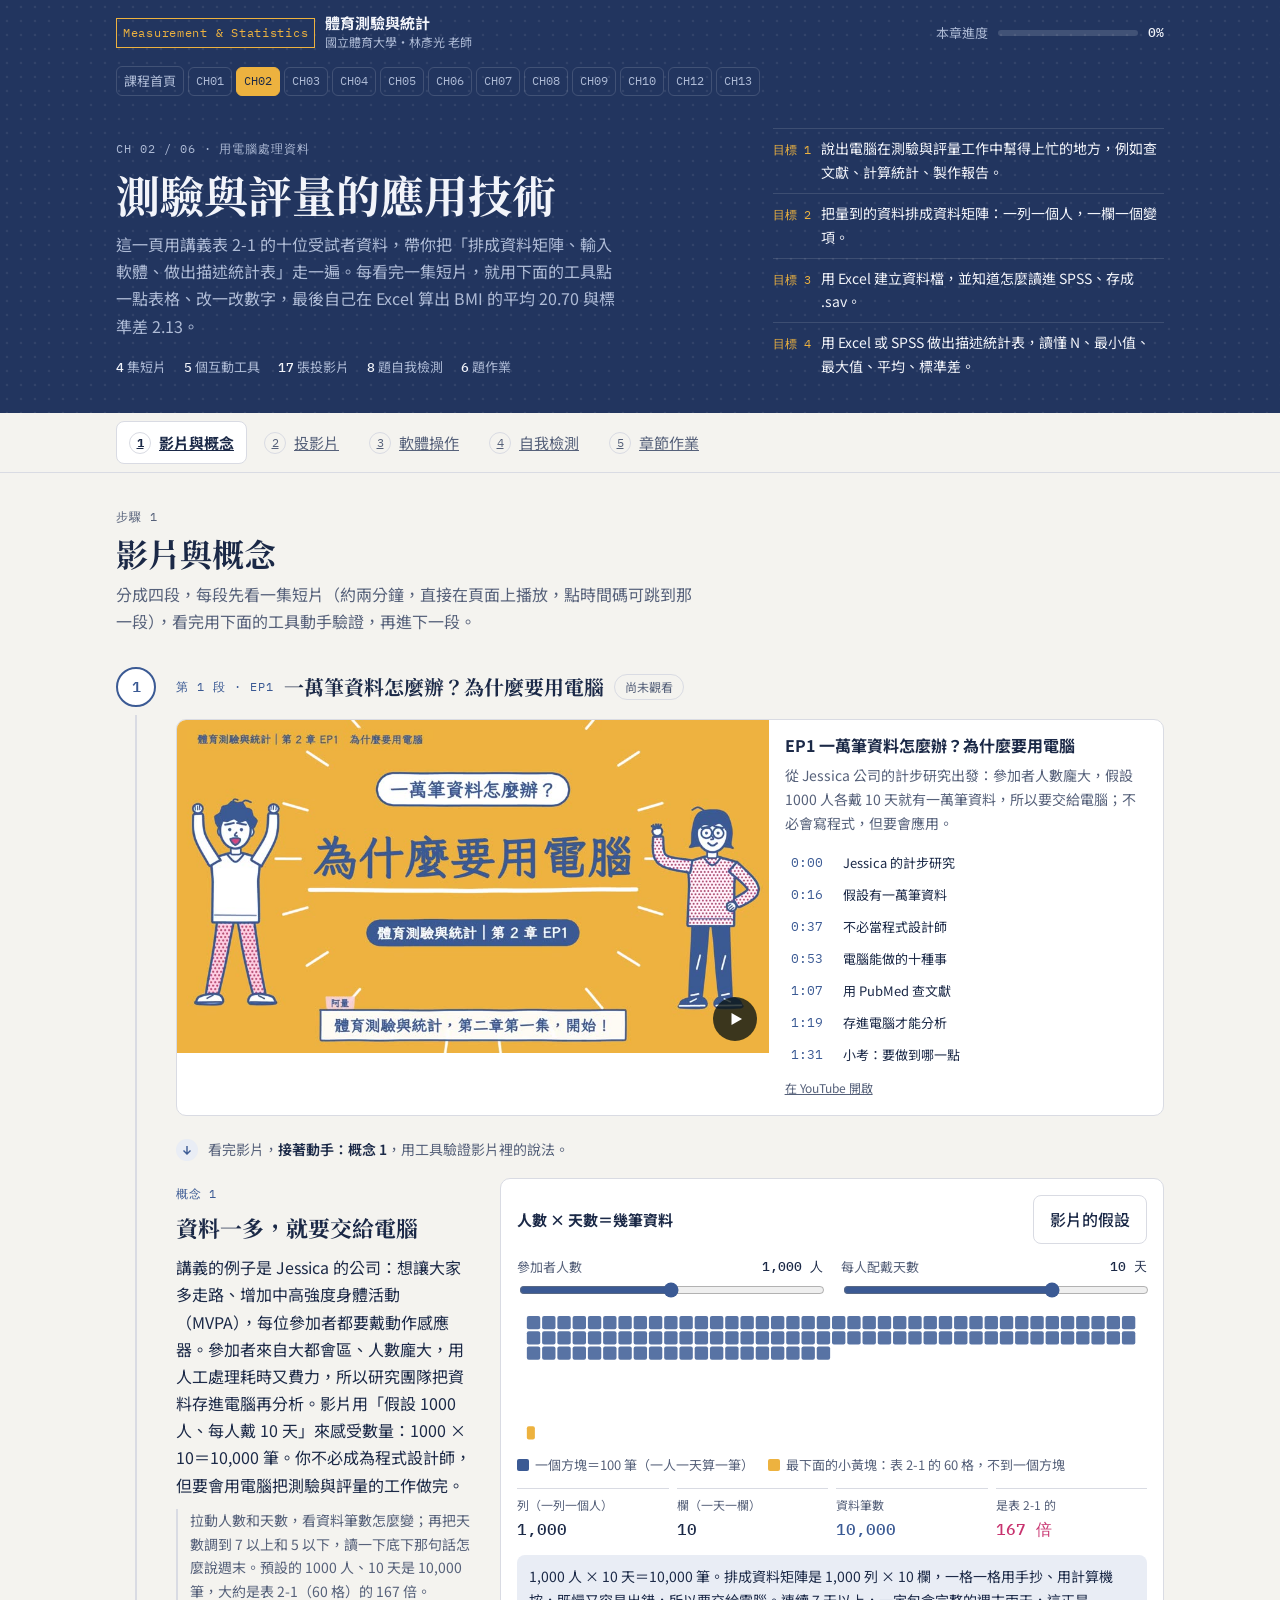
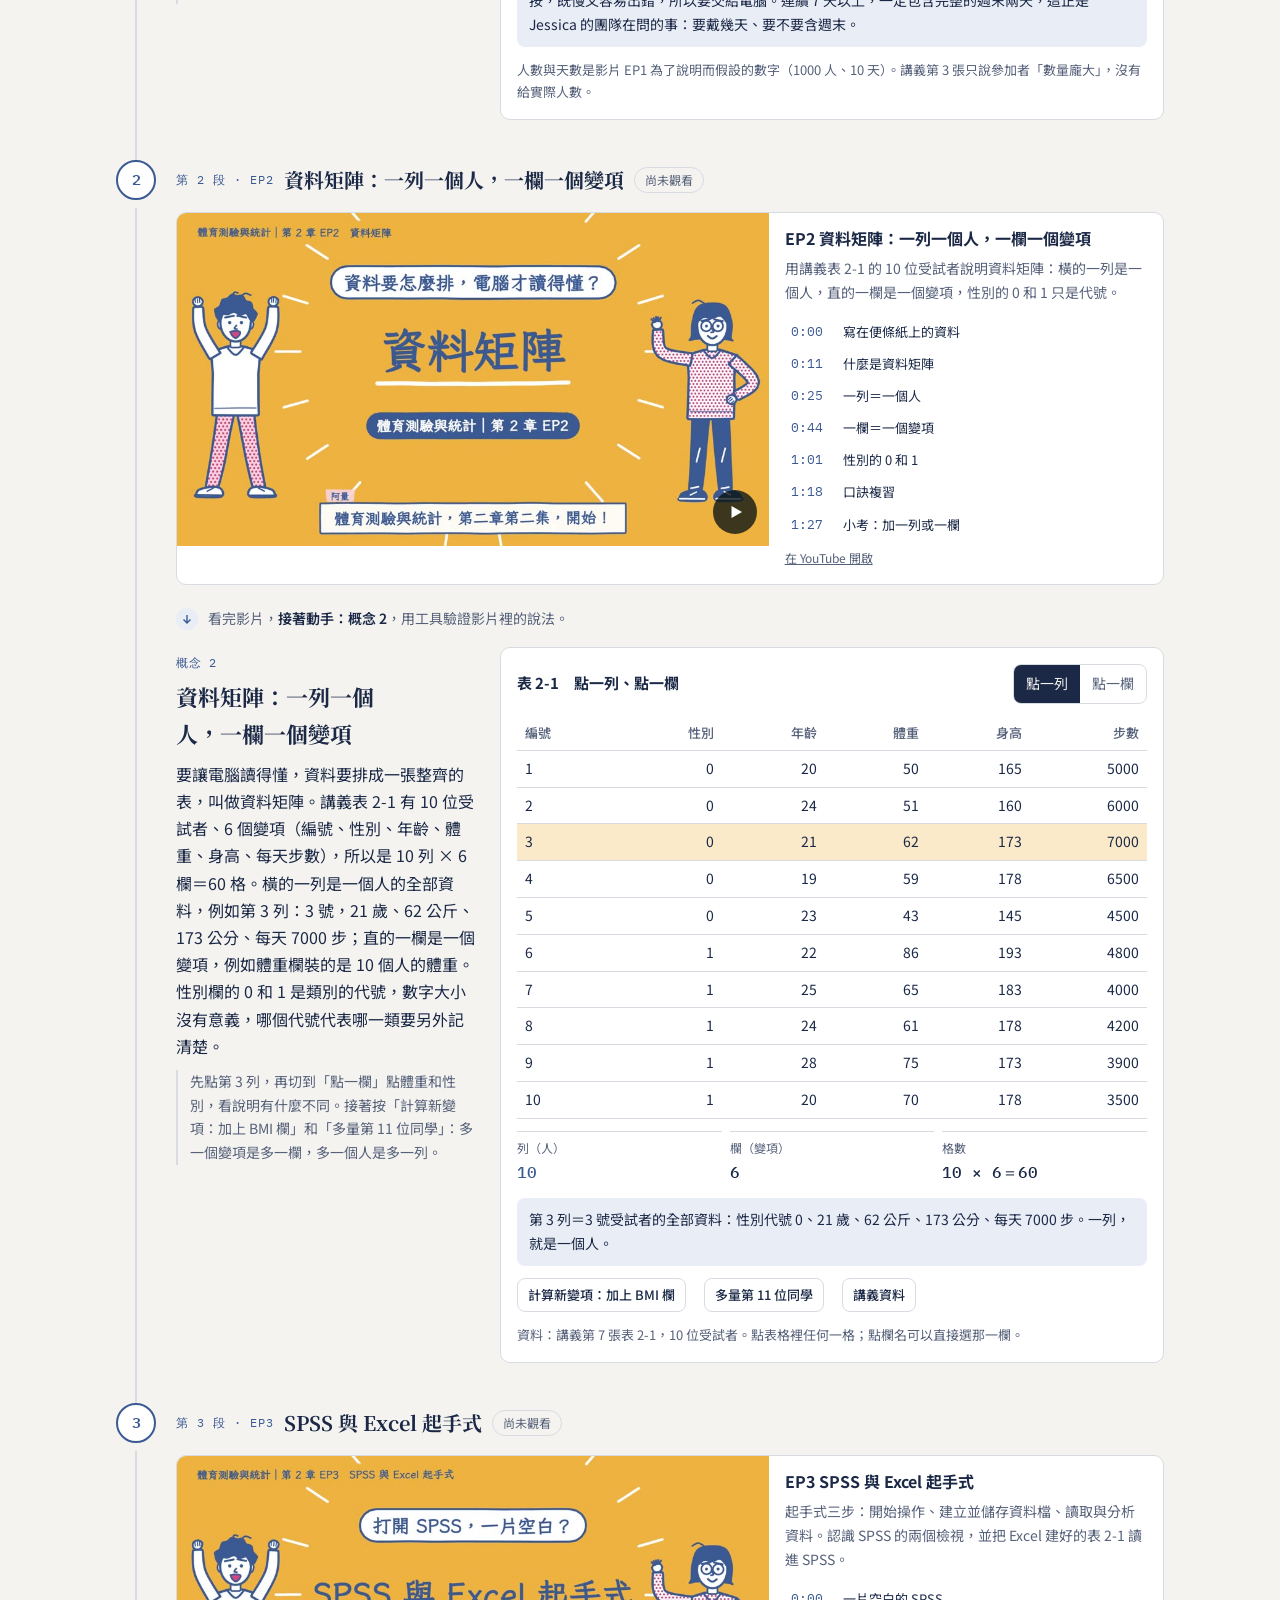
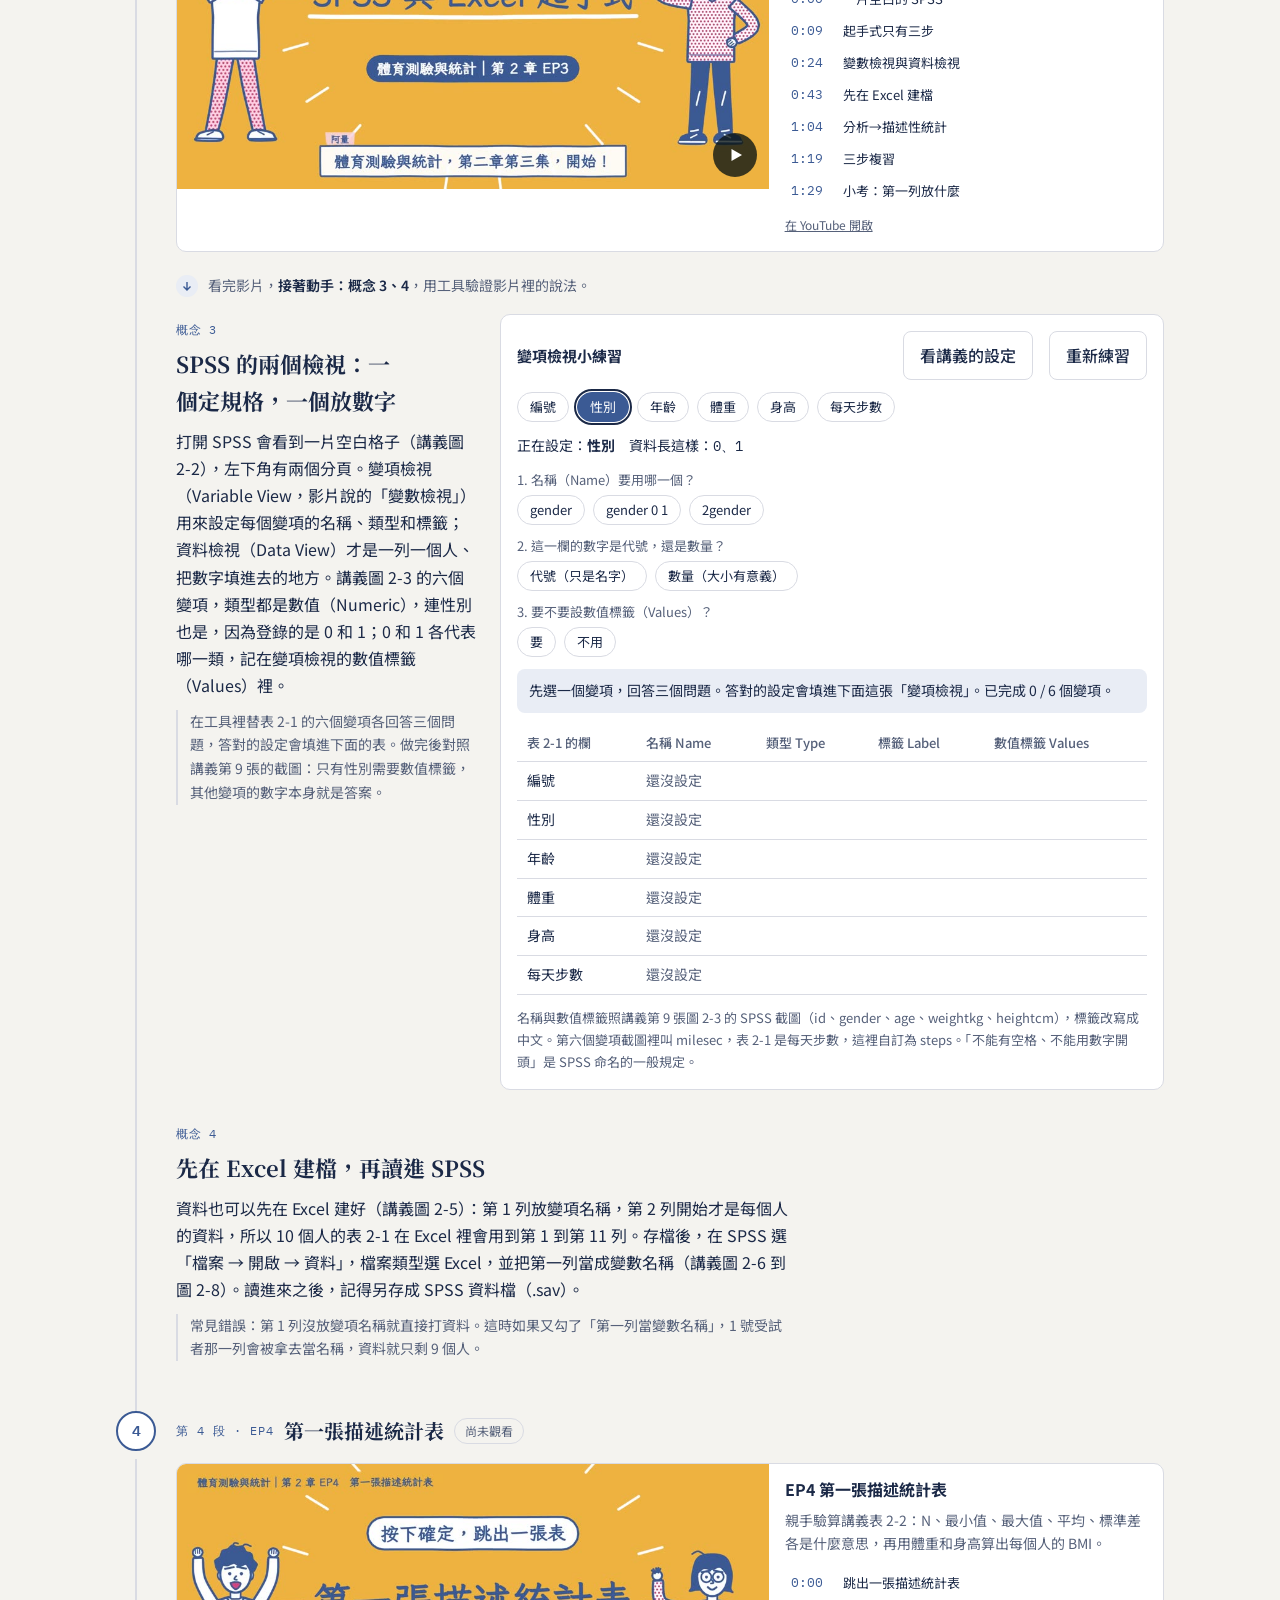
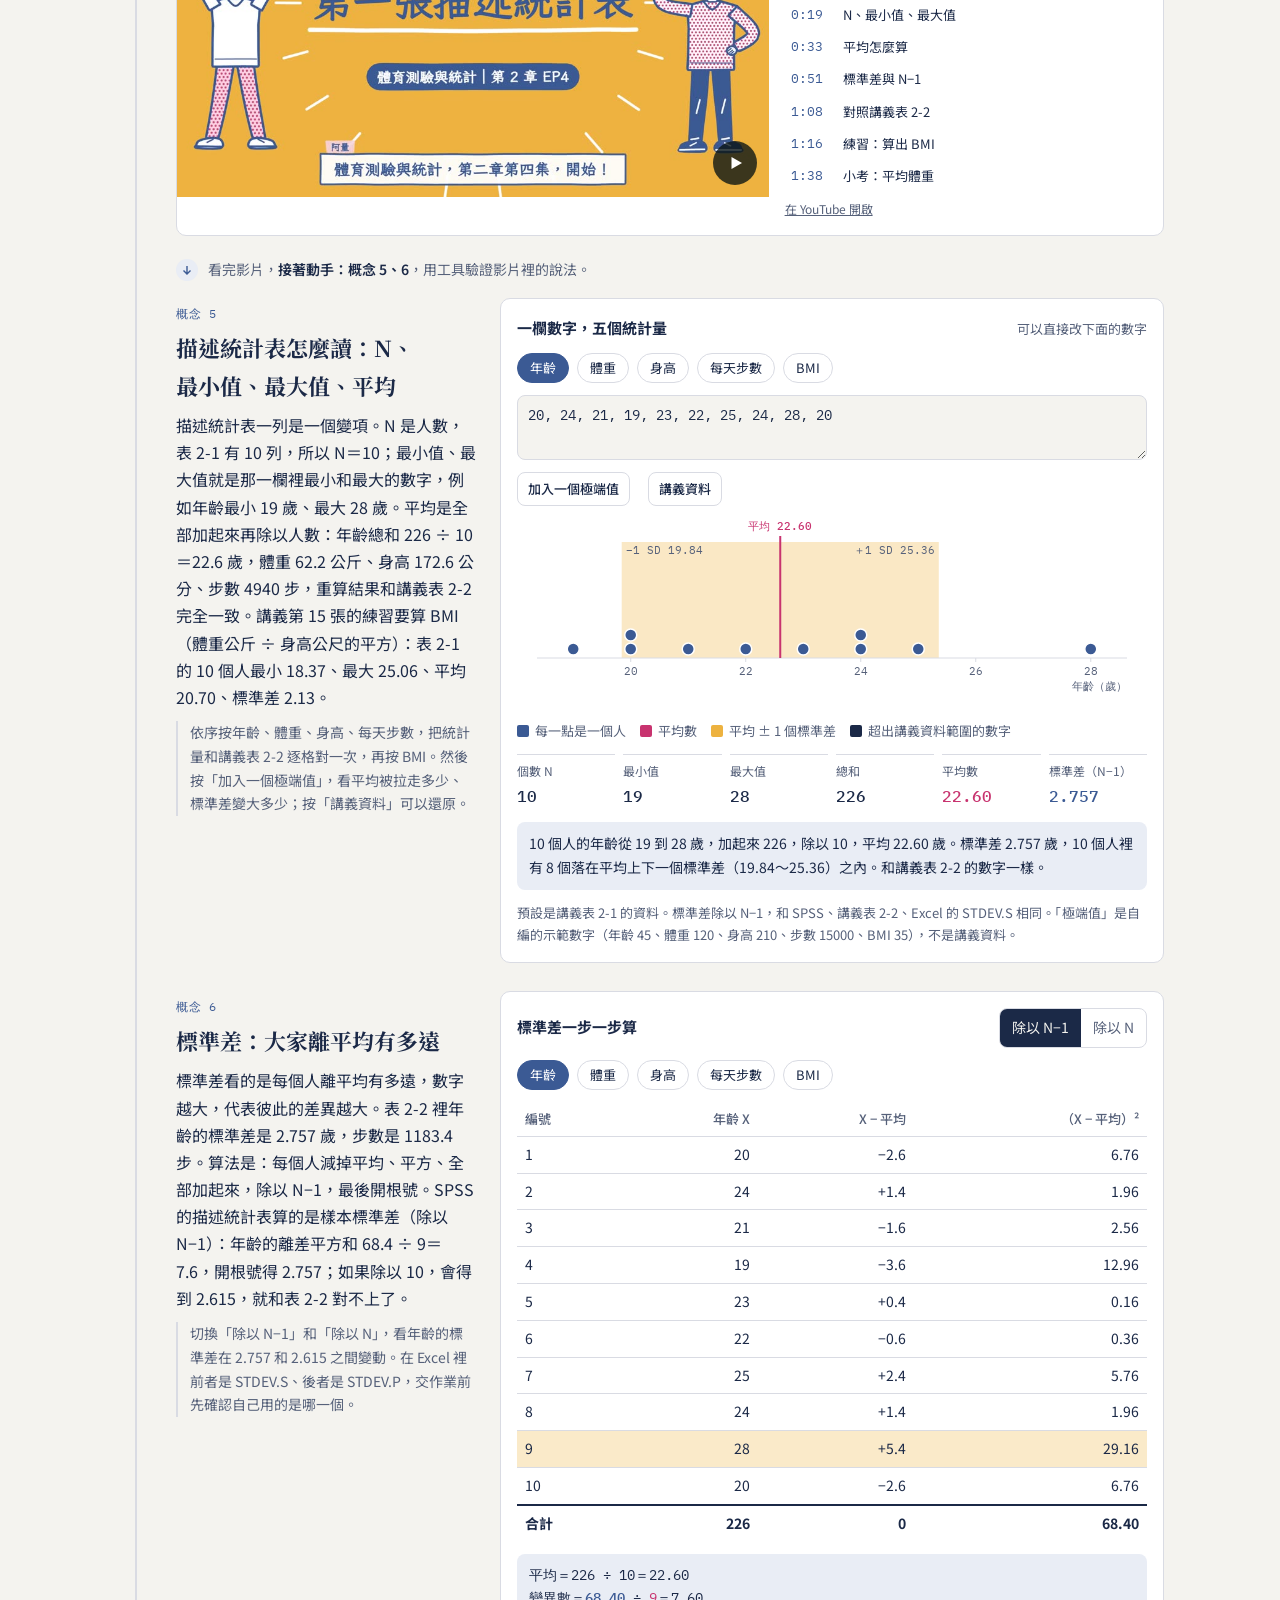
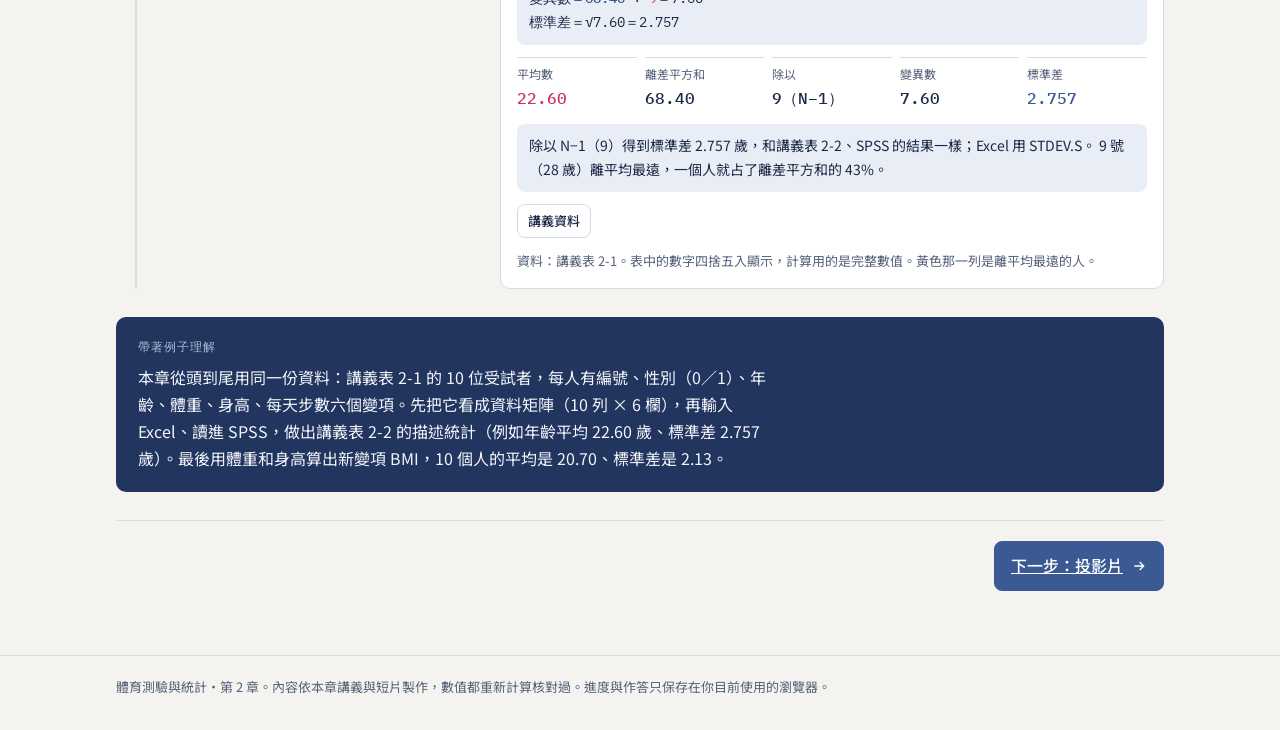
<file: ch2/index.html>
<!doctype html>
<html lang="zh-Hant"><head><meta charset="utf-8"><meta name="viewport" content="width=device-width,initial-scale=1,viewport-fit=cover">
<title>體育測驗與統計 第 2 章 測驗與評量的應用技術</title>
<link rel="preconnect" href="https://fonts.googleapis.com">
<link rel="preconnect" href="https://fonts.gstatic.com" crossorigin>
<link rel="stylesheet" href="https://fonts.googleapis.com/css2?family=IBM+Plex+Mono:wght@400;500&family=Noto+Sans+TC:wght@400;500;700&family=Noto+Serif+TC:wght@600;700&display=swap">
<style>
body{margin:0}img{max-width:100%}[hidden]{display:none!important}

/* Layout: one chapter, five stages as tabs under a sticky bar; each stage is one focused page with prev/next. Paper ground, deep-teal ink, two analytic marks (teal = mean, amber = median). */
:root{
  --bg:#F5F4EE; --surface:#FFFFFF; --ink:#152826; --muted:#566865; --line:#D8DCD4;
  --accent:#0B7A80; --accent-ink:#FFFFFF; --amber:#B4530A; --soft:#E7EEEB;
  --ok:#1E7B45; --bad:#B42318; --band:#163533; --band-ink:#E8F1EE; --band-muted:#9FBDB7;
  --display:"Noto Serif TC","Songti TC","PMingLiU",serif;
  --body:"Noto Sans TC","PingFang TC","Microsoft JhengHei",system-ui,sans-serif;
  --mono:"IBM Plex Mono",ui-monospace,"SFMono-Regular",Menlo,monospace;
  --r:10px;
}
@media (prefers-color-scheme: dark){:root:not([data-theme="light"]){
  --bg:#0E1716; --surface:#152220; --ink:#E4ECE9; --muted:#9AAEA9; --line:#2B3B38;
  --accent:#45C1C6; --accent-ink:#04201F; --amber:#F0A24A; --soft:#1B2C2A;
  --ok:#5BC98A; --bad:#F2877D; --band:#0A2321; --band-ink:#DDEBE7; --band-muted:#86A8A2; color-scheme:dark}}
:root[data-theme="dark"]{
  --bg:#0E1716; --surface:#152220; --ink:#E4ECE9; --muted:#9AAEA9; --line:#2B3B38;
  --accent:#45C1C6; --accent-ink:#04201F; --amber:#F0A24A; --soft:#1B2C2A;
  --ok:#5BC98A; --bad:#F2877D; --band:#0A2321; --band-ink:#DDEBE7; --band-muted:#86A8A2; color-scheme:dark}
*{box-sizing:border-box}
body{background:var(--bg);color:var(--ink);font-family:var(--body);font-size:16px;line-height:1.7;-webkit-font-smoothing:antialiased;overflow-wrap:break-word}
.hero>*,.top>*,.concept>*,.guide-layout>*{min-width:0}
body::before{content:"";position:fixed;inset:0 0 auto;height:env(safe-area-inset-top,0px);z-index:30;background:var(--band)}
a{color:var(--accent)}
button{font:inherit;cursor:pointer;color:inherit}
:focus-visible{outline:2px solid var(--accent);outline-offset:2px;border-radius:4px}
h1,h2,h3,h4{text-wrap:balance;margin:0}
.wrap{max-width:1080px;margin:0 auto;padding-left:max(16px,env(safe-area-inset-left,0px));padding-right:max(16px,env(safe-area-inset-right,0px))}
.mono{font-family:var(--mono);font-variant-numeric:tabular-nums}
.label{font-family:var(--mono);font-size:12px;letter-spacing:.08em;text-transform:uppercase;color:var(--muted)}

/* top band */
.band{background:var(--band);color:var(--band-ink)}
.top{display:flex;align-items:center;gap:16px;padding-block:14px;flex-wrap:wrap}
.brand{display:flex;align-items:center;gap:10px;margin-right:auto}
.brand-mark{font-family:var(--mono);font-size:12px;border:1px solid var(--band-muted);padding:4px 6px;letter-spacing:.06em}
.brand strong{display:block;font-size:15px;line-height:1.2}
.brand small{display:block;font-size:12px;color:var(--band-muted)}
.meter{display:flex;align-items:center;gap:10px;font-size:13px;color:var(--band-muted)}
.meter-track{width:140px;height:6px;background:rgba(255,255,255,.14);border-radius:3px;overflow:hidden}
.meter-fill{height:100%;background:var(--band-ink);width:0;transition:width .3s ease}
.meter b{color:var(--band-ink);font-family:var(--mono);font-weight:500}
.hero{padding-block:28px 34px;display:grid;grid-template-columns:minmax(0,1.6fr) minmax(0,1fr);gap:32px;align-items:end}
.hero .label{color:var(--band-muted)}
.hero h1{font-family:var(--display);font-size:clamp(28px,4.4vw,44px);line-height:1.2;margin:8px 0 10px;font-weight:700}
.hero p{margin:0;color:var(--band-muted);max-width:56ch}
.hero ul{list-style:none;margin:0;padding:0;display:grid;gap:8px;font-size:14px}
.hero li{display:flex;gap:10px;align-items:baseline;border-top:1px solid rgba(255,255,255,.12);padding-top:8px}
.hero li span{font-family:var(--mono);font-size:12px;color:var(--band-muted)}
.facts{display:flex;flex-wrap:wrap;gap:6px 18px;margin-top:16px;font-size:13px;color:var(--band-muted)}
.facts b{color:var(--band-ink);font-family:var(--mono);font-weight:500}

/* stage bar */
.stagebar{position:sticky;top:env(safe-area-inset-top,0px);z-index:20;background:var(--bg);border-bottom:1px solid var(--line)}
.stages{display:flex;gap:4px;overflow-x:auto;scrollbar-width:none;padding-block:8px}
.stages::-webkit-scrollbar{display:none}
.stage-tab{flex:0 0 auto;display:flex;align-items:center;gap:8px;border:1px solid transparent;background:none;padding:8px 12px;border-radius:8px;font-size:15px;color:var(--muted);transition:background .2s,color .2s}
.stage-tab:hover{background:var(--soft);color:var(--ink)}
.stage-tab[aria-current="page"]{background:var(--surface);border-color:var(--line);color:var(--ink);font-weight:700}
.stage-tab .n{font-family:var(--mono);font-size:12px;width:22px;height:22px;border-radius:50%;display:grid;place-items:center;border:1px solid var(--line)}
.stage-tab.done .n{background:var(--ok);border-color:var(--ok);color:var(--bg)}

main{padding-block:28px 64px}
.stage{display:grid;gap:28px}
.stage[hidden]{display:none}
.stage-head h2{font-family:var(--display);font-size:clamp(24px,3.2vw,32px);line-height:1.25;margin-top:4px}
.stage-head p{margin:8px 0 0;color:var(--muted);max-width:65ch}
.panel{background:var(--surface);border:1px solid var(--line);border-radius:var(--r);padding:20px}
.panel h3{font-size:18px;margin-bottom:6px}
.prose{max-width:68ch}
.prose p{margin:0 0 10px}
.btn{display:inline-flex;align-items:center;gap:8px;border-radius:8px;padding:10px 16px;font-weight:500;border:1px solid var(--line);background:var(--surface);transition:background .2s,border-color .2s,transform .2s}
.btn:hover{border-color:var(--accent)}
.btn.primary{background:var(--accent);border-color:var(--accent);color:var(--accent-ink)}
.btn.primary:hover{transform:translateY(-1px)}
.btn[disabled]{opacity:.5;cursor:not-allowed;transform:none}
.btn svg{width:16px;height:16px;flex:0 0 auto}
.pager{display:flex;justify-content:space-between;gap:12px;flex-wrap:wrap;border-top:1px solid var(--line);padding-top:20px}
.seg{display:inline-flex;border:1px solid var(--line);border-radius:8px;overflow:hidden;background:var(--surface)}
.seg button{border:0;background:none;padding:7px 12px;font-size:14px;color:var(--muted);transition:background .2s,color .2s}
.seg button[aria-pressed="true"]{background:var(--ink);color:var(--bg)}
.controls{display:flex;flex-wrap:wrap;gap:10px 16px;align-items:center}
.controls label{font-size:14px;color:var(--muted);display:flex;gap:8px;align-items:center}
input[type=range]{accent-color:var(--accent)}

/* videos */
.videos{display:grid;grid-template-columns:repeat(3,minmax(0,1fr));gap:16px}
.video{display:flex;flex-direction:column;background:var(--surface);border:1px solid var(--line);border-radius:var(--r);overflow:hidden}
.video .thumb{position:relative;display:block;aspect-ratio:16/9;max-width:100%;background:var(--soft)}
.video .thumb img{width:100%;height:100%;object-fit:cover;display:block}
.video .play{position:absolute;inset:auto 12px 12px auto;width:44px;height:44px;border-radius:50%;background:rgba(10,20,20,.78);display:grid;place-items:center;transition:transform .2s}
.video .thumb:hover .play{transform:translateY(-2px)}
.video .play svg{width:18px;height:18px;fill:#fff;margin-left:3px}
.video .seen{position:absolute;left:10px;top:10px;font-size:12px;background:var(--ok);color:var(--bg);padding:2px 8px;border-radius:20px}
.video .body{padding:14px 16px 16px;display:flex;flex-direction:column;gap:8px;flex:1}
.video h3{font-size:16px;line-height:1.4}
.video p{margin:0;font-size:14px;color:var(--muted)}
.chips{list-style:none;margin:4px 0 0;padding:0;display:grid;gap:2px}
.chips a{display:grid;grid-template-columns:44px 1fr;gap:8px;text-decoration:none;color:var(--ink);font-size:13px;padding:4px 6px;border-radius:6px;transition:background .2s}
.chips a:hover{background:var(--soft)}
.chips .t{font-family:var(--mono);color:var(--accent)}
.note{font-size:13px;color:var(--muted)}

/* concepts */
.concept{display:grid;grid-template-columns:minmax(0,300px) minmax(0,1fr);gap:24px;align-items:start}
.concept-text .num{font-family:var(--mono);font-size:12px;color:var(--accent);letter-spacing:.06em}
.concept-text h3{font-family:var(--display);font-size:22px;margin:4px 0 8px}
.concept-text p{margin:0 0 10px;color:var(--ink)}
.concept-text .tip{font-size:14px;color:var(--muted);border-left:2px solid var(--line);padding-left:12px}
.widget{background:var(--surface);border:1px solid var(--line);border-radius:var(--r);padding:16px;display:grid;gap:12px;min-width:0}
.widget-title{display:flex;justify-content:space-between;gap:12px;flex-wrap:wrap;align-items:baseline}
.widget-title strong{font-size:15px}
.chart{width:100%;overflow-x:auto}
.chart svg{display:block;width:100%;height:auto;min-width:300px}
.chart text{fill:var(--muted);font-family:var(--mono);font-size:11px}
.chart .axis{stroke:var(--line)}
.chart .grid{stroke:var(--line);stroke-dasharray:2 4}
.chart .bar{fill:var(--accent);opacity:.28}
.chart .bar:hover{opacity:.45}
.chart .mean{stroke:var(--accent);stroke-width:2;stroke-dasharray:6 4}
.chart .median{stroke:var(--amber);stroke-width:2}
.chart .meanlab{fill:var(--accent);font-weight:500}
.chart .medlab{fill:var(--amber);font-weight:500}
.chart .box{fill:var(--soft);stroke:var(--ink);stroke-width:1.2}
.chart .whisk{stroke:var(--ink);stroke-width:1.2}
.chart .out{fill:var(--surface);stroke:var(--ink);stroke-width:1.2;cursor:pointer}
.chart .out.ext{fill:var(--ink)}
.chart .out:hover,.chart .out.sel{stroke:var(--amber);stroke-width:2.5}
.chart .grp{fill:var(--ink);font-size:12px}
.chart .dot{fill:var(--ink);cursor:grab;transition:fill .15s}
.chart .dot:hover,.chart .dot.active{fill:var(--amber)}
.chart .iqr{fill:var(--amber);opacity:.12}
.stats{display:grid;grid-template-columns:repeat(auto-fit,minmax(92px,1fr));gap:8px}
.stat{border-top:1px solid var(--line);padding-top:6px}
.stat span{display:block;font-size:12px;color:var(--muted)}
.stat b{font-family:var(--mono);font-weight:500;font-size:16px;font-variant-numeric:tabular-nums}
.stat.mean b{color:var(--accent)} .stat.med b{color:var(--amber)}
.readout{font-size:14px;background:var(--soft);border-radius:8px;padding:10px 12px;margin:0}
.tbl-wrap{overflow-x:auto}
table{border-collapse:collapse;width:100%;font-size:14px}
th,td{text-align:left;padding:7px 10px;border-bottom:1px solid var(--line);white-space:nowrap}
th{font-weight:500;color:var(--muted);font-size:13px}
td.n{font-family:var(--mono);font-variant-numeric:tabular-nums;text-align:right}
th.n{text-align:right}
.example{background:var(--band);color:var(--band-ink);border-radius:var(--r);padding:20px 22px;display:grid;gap:6px}
.example .label{color:var(--band-muted)}
.example p{margin:0;max-width:70ch}

/* slides */
.viewer{display:grid;gap:12px}
.slide-frame{position:relative;background:var(--surface);border:1px solid var(--line);border-radius:var(--r);overflow:hidden;aspect-ratio:16/9;max-width:100%}
.slide-frame img{width:100%;height:100%;object-fit:contain;display:block}
.slide-nav{display:flex;align-items:center;gap:10px;flex-wrap:wrap}
.slide-nav .count{font-family:var(--mono);font-size:14px;margin-right:auto}
.strip{display:flex;gap:8px;overflow-x:auto;padding-bottom:6px}
.strip button{flex:0 0 auto;width:112px;border:2px solid transparent;border-radius:6px;padding:0;background:var(--surface);overflow:hidden;opacity:.7;transition:opacity .2s,border-color .2s}
.strip button img{display:block;width:100%;aspect-ratio:16/9;object-fit:cover}
.strip button[aria-current="true"]{border-color:var(--accent);opacity:1}
.strip button:hover{opacity:1}
.dl-row{display:flex;flex-wrap:wrap;gap:10px}

/* spss */
.files{display:grid;grid-template-columns:repeat(auto-fill,minmax(250px,1fr));gap:10px}
.file{display:flex;gap:12px;align-items:flex-start;border:1px solid var(--line);border-radius:8px;padding:12px;background:var(--surface)}
.file .ext{font-family:var(--mono);font-size:11px;border:1px solid var(--line);border-radius:4px;padding:2px 5px;color:var(--muted);flex:0 0 auto;margin-top:2px}
.file div{min-width:0;flex:1}
.file strong{display:block;font-size:14px;font-weight:500;line-height:1.45}
.file small{display:block;font-size:12px;color:var(--muted);word-break:break-all}
.file button{margin-top:6px;border:0;background:none;color:var(--accent);padding:0;font-size:13px;font-weight:500}
.file .inzip{margin-top:6px;font-size:12px;color:var(--muted)}
.guide-layout{display:grid;grid-template-columns:220px minmax(0,1fr);gap:28px;align-items:start}
.toc{position:sticky;top:calc(env(safe-area-inset-top,0px) + 70px);display:grid;gap:2px;font-size:14px}
.toc a{display:flex;gap:8px;text-decoration:none;color:var(--muted);padding:6px 8px;border-radius:6px;transition:background .2s,color .2s}
.toc a:hover{background:var(--soft);color:var(--ink)}
.toc a.done{color:var(--ok)}
.toc a .ck{width:14px;flex:0 0 auto}
.sec{border:1px solid var(--line);border-radius:var(--r);background:var(--surface);margin-bottom:12px;scroll-margin-top:80px}
.sec>summary{list-style:none;cursor:pointer;padding:16px 18px;display:flex;gap:12px;align-items:center;font-weight:700;font-size:17px}
.sec>summary::-webkit-details-marker{display:none}
.sec>summary .chev{margin-left:auto;transition:transform .2s;width:18px;height:18px;flex:0 0 auto}
.sec[open]>summary .chev{transform:rotate(180deg)}
.sec>summary .badge{font-size:12px;font-weight:500;color:var(--ok);font-family:var(--mono)}
.sec-body{padding:0 18px 18px;border-top:1px solid var(--line)}
.sec-body h3{font-size:17px;margin:22px 0 8px}
.sec-body h4{font-size:15px;margin:18px 0 6px;color:var(--accent)}
.sec-body p,.sec-body li{max-width:72ch}
.sec-body p{margin:0 0 10px}
.sec-body ol,.sec-body ul{margin:0 0 10px;padding-left:22px}
.sec-body code{font-family:var(--mono);font-size:.88em;background:var(--soft);padding:1px 5px;border-radius:4px}
.code{position:relative;background:var(--band);color:var(--band-ink);border-radius:8px;padding:14px 16px;margin:6px 0 12px;overflow-x:auto}
.code pre{margin:0;font-family:var(--mono);font-size:13px;line-height:1.6}
.code button{position:absolute;right:8px;top:8px;font-size:12px;border:1px solid var(--band-muted);background:none;color:var(--band-ink);border-radius:6px;padding:2px 8px}
figure{margin:8px 0 16px}
figure img{display:block;max-width:100%;height:auto;border:1px solid var(--line);border-radius:6px;cursor:zoom-in;background:var(--soft)}
figcaption{font-size:13px;color:var(--muted);margin-top:6px}
.borrowed{font-size:12px;color:var(--amber);margin:0 0 6px}
.sec-done{display:flex;justify-content:flex-end;margin-top:12px}
.slideref{border:1px solid var(--line);border-left:3px solid var(--amber);border-radius:0 8px 8px 0;background:var(--soft);padding:12px 14px;margin:6px 0 14px;display:grid;gap:8px}
.slideref .label{color:var(--amber)}
.slideref p{margin:0;font-size:14px}
.slideref .pics{display:grid;grid-template-columns:repeat(auto-fit,minmax(220px,1fr));gap:10px}
.slideref figure{margin:0}
.slideref img{border-radius:4px}
.slideref figcaption{display:flex;justify-content:space-between;gap:8px}
.slideref figcaption a{font-size:13px}
.lightbox{position:fixed;inset:0;z-index:50;background:rgba(5,12,12,.86);display:grid;place-items:center;padding:max(16px,env(safe-area-inset-top,0px)) max(16px,env(safe-area-inset-right,0px)) max(16px,env(safe-area-inset-bottom,0px)) max(16px,env(safe-area-inset-left,0px))}
.lightbox img{max-width:100%;max-height:85vh;border-radius:6px;background:#fff}
.lightbox p{color:#e8f1ee;font-size:14px;margin:10px 0 0;text-align:center}
.lightbox button{position:absolute;top:calc(env(safe-area-inset-top,0px) + 12px);right:calc(env(safe-area-inset-right,0px) + 12px);background:rgba(255,255,255,.12);border:0;color:#fff;border-radius:8px;padding:8px 12px}

/* quiz & homework */
.qlist{display:grid;gap:14px}
.q{background:var(--surface);border:1px solid var(--line);border-radius:var(--r);padding:18px;display:grid;gap:10px}
.q legend,.q .prompt{font-weight:500;font-size:16px;padding:0;display:flex;gap:10px}
.q .qn{font-family:var(--mono);font-size:13px;color:var(--accent);flex:0 0 auto;padding-top:2px}
fieldset.q{margin:0;min-width:0}
.opts{display:grid;gap:6px}
.opt{display:flex;gap:10px;align-items:flex-start;border:1px solid var(--line);border-radius:8px;padding:9px 12px;cursor:pointer;transition:border-color .2s,background .2s}
.opt:hover{border-color:var(--accent)}
.opt input{margin-top:5px;accent-color:var(--accent)}
.opt.right{border-color:var(--ok);background:color-mix(in srgb,var(--ok) 10%,transparent)}
.opt.wrong{border-color:var(--bad);background:color-mix(in srgb,var(--bad) 8%,transparent)}
.fb{border-radius:8px;padding:10px 12px;font-size:14px;margin:0}
.fb.ok{background:color-mix(in srgb,var(--ok) 12%,transparent)}
.fb.no{background:color-mix(in srgb,var(--bad) 10%,transparent)}
.fb b{display:block;margin-bottom:2px}
.fb.ok b{color:var(--ok)} .fb.no b{color:var(--bad)}
.numrow{display:flex;gap:8px;flex-wrap:wrap;align-items:center}
.numrow input{font:inherit;font-family:var(--mono);width:160px;padding:8px 10px;border:1px solid var(--line);border-radius:8px;background:var(--bg);color:var(--ink)}
textarea{font:inherit;width:100%;min-height:120px;padding:10px 12px;border:1px solid var(--line);border-radius:8px;background:var(--bg);color:var(--ink);resize:vertical}
textarea:focus,.numrow input:focus{outline:none;border-color:var(--accent);box-shadow:0 0 0 3px color-mix(in srgb,var(--accent) 20%,transparent)}
.ref{border-left:3px solid var(--accent);background:var(--soft);border-radius:0 8px 8px 0;padding:12px 14px;font-size:14px}
.ref h4{font-size:14px;margin-bottom:6px;color:var(--accent)}
.ref p{margin:0 0 6px}
.ref table{font-size:13px;background:var(--surface)}
.score{display:flex;gap:16px;align-items:center;flex-wrap:wrap}
.score b{font-family:var(--mono);font-size:28px;font-weight:500}
.status-line{font-size:13px;color:var(--muted)}
.confirm{display:inline-flex;gap:8px;align-items:center;font-size:14px}
.toast{position:fixed;left:50%;bottom:calc(env(safe-area-inset-bottom,0px) + 20px);transform:translateX(-50%);background:var(--ink);color:var(--bg);padding:10px 16px;border-radius:8px;font-size:14px;z-index:60;max-width:calc(100% - 32px)}
footer{border-top:1px solid var(--line);padding-block:20px 32px;font-size:13px;color:var(--muted)}

@media (max-width:860px){
  .hero{grid-template-columns:1fr;gap:20px}
  .videos{grid-template-columns:1fr}
  .concept{grid-template-columns:1fr}
  .guide-layout{grid-template-columns:1fr}
  .toc{position:static;grid-template-columns:repeat(auto-fill,minmax(150px,1fr))}
  .meter-track{width:90px}
}
@media (prefers-reduced-motion:reduce){*{transition:none!important;scroll-behavior:auto!important}}

.chapnav{display:flex;gap:4px;flex-wrap:wrap;align-items:center;padding-bottom:4px}
.chapnav a,.chapnav span{font-family:var(--mono);font-size:12px;text-decoration:none;color:var(--band-muted);border:1px solid rgba(255,255,255,.14);border-radius:6px;padding:3px 7px;transition:color .2s,border-color .2s}
.chapnav a:hover{color:var(--band-ink);border-color:var(--band-muted)}
.chapnav .cur{color:var(--band);background:var(--band-ink);border-color:var(--band-ink)}
.chapnav .home{font-family:var(--body);font-size:13px}
.concept.solo{grid-template-columns:minmax(0,1fr)}
.concept.solo .concept-text{max-width:68ch}
.ct{border-collapse:separate;border-spacing:0;font-size:14px;width:auto;min-width:100%}
.ct th,.ct td{border-bottom:1px solid var(--line);padding:8px 10px;text-align:right;white-space:nowrap}
.ct th:first-child,.ct td:first-child{text-align:left}
.ct td.cell{cursor:pointer;font-family:var(--mono);transition:background .2s}
.ct td.cell:hover{background:var(--soft)}
.ct td.num,.ct td.tot{font-family:var(--mono)}
.ct .hl-num{background:color-mix(in srgb,var(--accent) 22%,transparent);font-weight:700}
.ct .hl-den{background:color-mix(in srgb,var(--amber) 16%,transparent)}
.ct input{width:72px;font:inherit;font-family:var(--mono);text-align:right;padding:5px 7px;border:1px solid var(--line);border-radius:6px;background:var(--bg);color:var(--ink)}
.ct .exp{display:block;font-size:11px;color:var(--muted)}
.ct .exp.low{color:var(--bad);font-weight:700}
.frac{font-family:var(--mono);font-size:18px}
.frac b{color:var(--accent);font-weight:500}
.frac i{font-style:normal;color:var(--amber)}
.slider-row{display:grid;grid-template-columns:repeat(auto-fit,minmax(170px,1fr));gap:8px 18px}
.slider-row label{display:grid;gap:2px;font-size:13px;color:var(--muted)}
.slider-row label span{display:flex;justify-content:space-between}
.slider-row label b{font-family:var(--mono);font-weight:500;color:var(--ink)}
.slider-row input[type=range]{width:100%}
.chart .area-p{fill:var(--accent);opacity:.35}
.chart .area-r{fill:var(--amber);opacity:.18}
.chart .curve{fill:none;stroke:var(--ink);stroke-width:1.6}
.chart .curve2{fill:none;stroke:var(--amber);stroke-width:1.6}
.chart .curve3{fill:none;stroke:var(--accent);stroke-width:1.6}
.chart .zline{stroke:var(--ink);stroke-width:2}
.chart .bar2{fill:var(--amber);opacity:.55}
.chart .bar.sel,.chart .bar.ext{opacity:.8}
.chart .bar2.sel{opacity:.95}
.chart .ci-hit{stroke:var(--accent);stroke-width:1.6}
.chart .ci-miss{stroke:var(--amber);stroke-width:2.4}
.chart .ptA{fill:var(--accent)}
.chart .ptB{fill:var(--amber)}
.chart .ptN{fill:var(--ink);opacity:.55}
.chart .fit{stroke:var(--ink);stroke-width:2}
.chart .fitA{stroke:var(--accent);stroke-width:2}
.chart .fitB{stroke:var(--amber);stroke-width:2}
.chart .drag{cursor:grab}
.decision{font-weight:700}
.decision.rej{color:var(--accent)} .decision.keep{color:var(--amber)}
.legend{display:flex;gap:14px;flex-wrap:wrap;font-size:13px;color:var(--muted)}
.legend i{display:inline-block;width:12px;height:12px;border-radius:2px;margin-right:6px;vertical-align:-1px}
.num-in{width:96px;font:inherit;font-variant-numeric:tabular-nums;padding:6px 8px;border:1px solid var(--line);border-radius:6px;background:var(--surface);color:var(--ink)}
.num-in:focus{outline:2px solid var(--accent);outline-offset:1px}
.in-row{display:flex;flex-wrap:wrap;gap:10px 18px;align-items:center;margin:10px 0}
.in-row label{display:flex;align-items:center;gap:8px}
.in-row .btn{padding:5px 10px;font-size:13px}
.area-q{fill:var(--amber);opacity:.4}
/* ===== episode flow: watch one, play one ===== */
.epflow{display:grid;gap:40px;margin-top:4px}
.ep{position:relative;padding-left:60px}
.ep::before{content:"";position:absolute;left:19px;top:48px;bottom:-40px;width:2px;background:var(--line)}
.ep:last-child::before{bottom:0}
.ep-badge{position:absolute;left:0;top:0;width:40px;height:40px;border-radius:50%;display:grid;place-items:center;font-family:var(--mono);font-size:15px;font-weight:600;background:var(--surface);color:var(--accent);border:2px solid var(--accent);transition:background .3s,color .3s,border-color .3s}
.ep.watched .ep-badge{background:var(--ok);border-color:var(--ok);color:var(--bg)}
.ep-head{display:flex;align-items:center;gap:10px;flex-wrap:wrap;min-height:40px;margin-bottom:12px}
.ep-head .label{color:var(--accent)}
.ep-head h3{font-family:var(--display);font-size:20px;margin:0}
.ep-state{font-size:12px;border-radius:20px;padding:2px 10px;border:1px solid var(--line);color:var(--muted)}
.ep.watched .ep-state{border-color:var(--ok);color:var(--ok)}
.ep .video{flex-direction:row}
.ep .video .thumb{flex:0 0 min(60%,640px);align-self:flex-start}
.ep-go{display:flex;align-items:center;gap:10px;margin:22px 0 16px;font-size:14px;color:var(--muted)}
.ep-go::before{content:"";width:22px;height:22px;flex:0 0 auto;border-radius:50%;background:var(--soft) url("data:image/svg+xml,%3Csvg xmlns='http://www.w3.org/2000/svg' viewBox='0 0 24 24' fill='none' stroke='%233B5A94' stroke-width='2.4'%3E%3Cpath d='M12 5v14M6 13l6 6 6-6'/%3E%3C/svg%3E") center/14px no-repeat}
.ep-go b{color:var(--ink);font-weight:600}
.ep-concepts{display:grid;gap:28px}
@media (max-width:860px){
 .ep{padding-left:0}.ep::before{display:none}
 .ep-badge{position:static;flex:0 0 auto;width:34px;height:34px;font-size:14px}
 .ep .video{flex-direction:column}.ep .video .thumb{flex:none;width:100%}
}
.dl-file{display:inline-flex;align-items:center;gap:4px;font-family:var(--mono);font-size:.92em;color:var(--accent);background:var(--soft);border:1px solid color-mix(in srgb,var(--accent) 35%,transparent);border-radius:6px;padding:1px 7px;margin:0 2px;text-decoration:none;white-space:nowrap;vertical-align:baseline;transition:background .15s,color .15s}
.dl-file:hover{background:var(--accent);color:var(--accent-ink)}
.dl-file svg{width:13px;height:13px;flex:0 0 auto}
.dl-file.dl-btn{font-family:var(--body);font-size:13px;padding:4px 10px;margin:6px 0 0;width:max-content}

/* ===== 體育測驗與統計：沿用短片的配色（海軍藍單線、粉紅、芥末黃、米白紙） ===== */
:root{
  --bg:#F4F3EF; --surface:#FFFFFF; --ink:#1B2947; --muted:#56617A; --line:#D9DBE3;
  --accent:#3B5A94; --accent-ink:#FFFFFF; --amber:#C8336F; --soft:#E9EDF5;
  --ok:#1E7B45; --bad:#B42318; --band:#22355F; --band-ink:#F2F4FA; --band-muted:#AEBBD6;
  --mustard:#EDB23F; --pink:#D6457F;
}
@media (prefers-color-scheme: dark){:root:not([data-theme="light"]){
  --bg:#0F1524; --surface:#172036; --ink:#E6EAF4; --muted:#9BA6C0; --line:#2B3654;
  --accent:#8FB0EE; --accent-ink:#0B1530; --amber:#F08BB3; --soft:#1D2843;
  --ok:#5BC98A; --bad:#F2877D; --band:#141D36; --band-ink:#E3E9F7; --band-muted:#8E9DC0; color-scheme:dark}}
:root[data-theme="dark"]{
  --bg:#0F1524; --surface:#172036; --ink:#E6EAF4; --muted:#9BA6C0; --line:#2B3654;
  --accent:#8FB0EE; --accent-ink:#0B1530; --amber:#F08BB3; --soft:#1D2843;
  --ok:#5BC98A; --bad:#F2877D; --band:#141D36; --band-ink:#E3E9F7; --band-muted:#8E9DC0; color-scheme:dark}
.band{background-image:radial-gradient(rgba(255,255,255,.07) 1.4px,transparent 1.6px);background-size:14px 14px}
.brand-mark{border-color:var(--mustard);color:var(--mustard)}
.meter-fill{background:var(--mustard)}
.chapnav .cur{background:var(--mustard);border-color:var(--mustard);color:#1B2947}
.hero li span{color:var(--mustard)}

/* 影片直接在頁面播放 */
.video .thumb.vp{background:#0b1020}
.video .thumb.vp video{width:100%;height:100%;display:block;background:#0b1020}
.video .seen{pointer-events:none;z-index:1}
.chips button{display:grid;grid-template-columns:44px 1fr;gap:8px;width:100%;text-align:left;background:none;border:0;color:var(--ink);font-size:13px;padding:4px 6px;border-radius:6px;transition:background .2s}
.chips button:hover{background:var(--soft)}
.ep-badge svg{display:block}

/* 互動工具共用：小表格、可編輯數列 */
.wtbl{border-collapse:collapse;font-size:14px;width:100%}
.wtbl th,.wtbl td{border-bottom:1px solid var(--line);padding:6px 8px;text-align:right;font-variant-numeric:tabular-nums}
.wtbl th{font-weight:500;color:var(--muted);font-size:13px}
.wtbl th:first-child,.wtbl td:first-child{text-align:left}
.wtbl tr.sum td{font-weight:700;border-top:2px solid var(--ink);border-bottom:0}
.wtbl input{width:68px;font:inherit;font-family:var(--mono);text-align:right;padding:4px 6px;border:1px solid var(--line);border-radius:6px;background:var(--bg);color:var(--ink)}
.wtbl .hl{background:color-mix(in srgb,var(--mustard) 28%,transparent)}
.widget textarea.nums{width:100%;min-height:64px;font:inherit;font-family:var(--mono);font-size:14px;padding:8px 10px;border:1px solid var(--line);border-radius:8px;background:var(--bg);color:var(--ink);resize:vertical}
.formula{font-family:var(--mono);font-size:14px;background:var(--soft);border-radius:8px;padding:10px 12px;overflow-x:auto;white-space:nowrap}
.formula b{color:var(--accent);font-weight:500}.formula i{font-style:normal;color:var(--amber)}
.tagrow{display:flex;flex-wrap:wrap;gap:8px}
.tag{font-size:13px;border:1px solid var(--line);border-radius:20px;padding:3px 12px;background:var(--surface);color:var(--ink)}
.tag[aria-pressed="true"],.tag.on{background:var(--accent);border-color:var(--accent);color:var(--accent-ink)}
.tag.right{background:var(--ok);border-color:var(--ok);color:#fff}.tag.wrong{background:var(--bad);border-color:var(--bad);color:#fff}
.chart .pt{fill:var(--accent)}.chart .pt2{fill:var(--amber)}
.chart .ln{stroke:var(--accent);stroke-width:2;fill:none}.chart .ln2{stroke:var(--amber);stroke-width:2;fill:none}
.chart .dash{stroke:var(--muted);stroke-width:1.2;stroke-dasharray:5 4;fill:none}
.chart .bar{fill:var(--accent);opacity:.8}.chart .bar2{fill:var(--amber);opacity:.8}
.chart .must{fill:var(--mustard)}.chart .lnm{stroke:var(--mustard);stroke-width:2.4;fill:none}

/* 框架修正：長題目的框線、作業參考表格在手機溢出、表格文字換行、目標標籤不折行 */
.q>*{min-width:0}
.q legend{float:left;width:100%}
.sec-body td,.sec-body th,.ref td,.ref th{white-space:normal}
.hero li span{flex:0 0 auto;white-space:nowrap}
.formula{white-space:normal;overflow-wrap:anywhere}
.sec-body .tbl-wrap,.ref .tbl-wrap{margin:0 0 12px}

/* YouTube 內嵌播放 */
.video .thumb.yt{cursor:pointer}
.video .thumb iframe{width:100%;height:100%;border:0;display:block}
.ytlink{font-size:12px;color:var(--muted);margin-top:auto;align-self:flex-start}
.ytlink:hover{color:var(--accent)}
</style></head>
<body>
<div class="band">
  <div class="wrap top">
    <div class="brand"><span class="brand-mark">Measurement &amp; Statistics</span><span><strong>體育測驗與統計</strong><small>國立體育大學・林彥光 老師</small></span></div>
    <div class="meter" aria-live="polite"><span>本章進度</span><span class="meter-track"><span class="meter-fill" id="meterFill"></span></span><b id="meterPct">0%</b></div>
  </div>
  <div class="wrap"><nav class="chapnav" id="chapnav" aria-label="課程章節"></nav></div>
  <div class="wrap hero">
    <div>
      <span class="label" id="hEyebrow"></span>
      <h1 id="hTitle"></h1>
      <p id="hLede"></p>
      <div class="facts" id="hFacts"></div>
    </div>
    <ul aria-label="學習目標" id="hObj"></ul>
  </div>
</div>

<div class="stagebar"><nav class="wrap stages" aria-label="本章學習階段" id="stageNav"></nav></div>

<main class="wrap">
<section class="stage" data-stage="learn" aria-labelledby="h-learn">
  <div class="stage-head"><span class="label">步驟 1</span><h2 id="h-learn">影片與概念</h2><p>四集短片各約兩分鐘，直接在頁面上播放，點時間碼可跳到那一段。每看完一集，用下面的小工具動手驗證影片裡的說法。</p></div>
  <div class="videos" id="videos"></div>
  <div id="concepts" style="display:grid;gap:28px"></div>
  <div class="example"><span class="label">帶著例子理解</span><p id="exampleText"></p></div>
  <div class="pager"><span></span><a class="btn primary" href="#slides">下一步：投影片 <svg viewBox="0 0 24 24" fill="none" stroke="currentColor" stroke-width="2"><path d="M5 12h14M13 6l6 6-6 6"/></svg></a></div>
</section>

<section class="stage" data-stage="slides" aria-labelledby="h-slides" hidden>
  <div class="stage-head"><span class="label">步驟 2</span><h2 id="h-slides">課程投影片</h2><p id="slidesNote"></p></div>
  <div class="viewer">
    <div class="slide-frame"><img id="slideImg" alt="" src="slides/s-01.jpg"></div>
    <div class="slide-nav">
      <span class="count" id="slideCount"></span>
      <button class="btn" id="slidePrev" aria-label="上一張"><svg viewBox="0 0 24 24" fill="none" stroke="currentColor" stroke-width="2"><path d="M15 6l-6 6 6 6"/></svg>上一張</button>
      <button class="btn" id="slideNext" aria-label="下一張">下一張<svg viewBox="0 0 24 24" fill="none" stroke="currentColor" stroke-width="2"><path d="M9 6l6 6-6 6"/></svg></button>
    </div>
    <div class="strip" id="slideStrip" aria-label="投影片縮圖"></div>
    <div class="dl-row" id="slideDl"></div>
  </div>
  <div class="pager"><a class="btn" href="#learn">上一步：影片與概念</a><a class="btn primary" href="#spss" id="toSpss">下一步 <svg viewBox="0 0 24 24" fill="none" stroke="currentColor" stroke-width="2"><path d="M5 12h14M13 6l6 6-6 6"/></svg></a></div>
</section>

<section class="stage" data-stage="spss" aria-labelledby="h-spss" hidden>
  <div class="stage-head"><span class="label">步驟 3</span><h2 id="h-spss"></h2><p id="spssLede"></p></div>
  <div class="panel" id="filesPanel">
    <div class="widget-title"><h3>本章資料</h3><span id="zipBtn"></span></div>
    <p class="note" style="margin:4px 0 12px" id="filesNote"></p>
    <div class="files" id="files"></div>
  </div>
  <div class="guide-layout">
    <nav class="toc" id="toc" aria-label="指南章節"></nav>
    <div id="guide"></div>
  </div>
  <div class="pager"><a class="btn" href="#slides">上一步：投影片</a><a class="btn primary" href="#quiz">下一步：自我檢測 <svg viewBox="0 0 24 24" fill="none" stroke="currentColor" stroke-width="2"><path d="M5 12h14M13 6l6 6-6 6"/></svg></a></div>
</section>

<section class="stage" data-stage="quiz" aria-labelledby="h-quiz" hidden>
  <div class="stage-head"><span class="label">步驟 4</span><h2 id="h-quiz">自我檢測</h2><p>選完立刻知道對錯和理由，可以重選。題目依本章講義與短片出題，數字都重新計算核對過。</p></div>
  <div class="panel score"><div><span class="label">目前答對</span><div><b id="quizScore">0</b> <span class="mono" id="quizTotal"></span></div></div><p class="status-line" id="quizStatus" style="margin:0"></p></div>
  <div class="qlist" id="quiz"></div>
  <div class="panel">
    <h3>思考題（不計分）</h3>
    <p style="margin:0 0 10px" id="thinkP"></p>
    <textarea id="thinkText" aria-label="思考題作答" placeholder="寫下你的判斷…"></textarea>
    <div style="margin-top:10px"><button class="btn" id="thinkBtn" aria-expanded="false" aria-controls="thinkRef">查看參考答案與自我檢核</button></div>
    <div class="ref" id="thinkRef" hidden style="margin-top:12px"></div>
  </div>
  <div class="pager"><a class="btn" href="#spss" id="backSpss">上一步</a><a class="btn primary" href="#homework">下一步：章節作業 <svg viewBox="0 0 24 24" fill="none" stroke="currentColor" stroke-width="2"><path d="M5 12h14M13 6l6 6-6 6"/></svg></a></div>
</section>

<section class="stage" data-stage="homework" aria-labelledby="h-hw" hidden>
  <div class="stage-head"><span class="label" id="hwSource"></span><h2 id="h-hw"></h2><p>選擇題與數值題可立即核對。文字題先寫下自己的結果，再展開參考結果對照。作答只存在這台裝置的瀏覽器，不會傳給老師。</p></div>
  <div class="qlist" id="hw"></div>
  <div class="panel score"><div><span class="label">作業狀態</span><div class="status-line" id="hwStatus"></div></div><span class="confirm" id="hwClear"><button class="btn" id="hwClearBtn">清除我的作答</button></span></div>
  <div class="pager"><a class="btn" href="#quiz">上一步：自我檢測</a><span id="nextCh"></span></div>
</section>
</main>
<footer><div class="wrap" id="footText"></div></footer>

<script type="application/json" id="chData">{"id": 2, "title": "測驗與評量的應用技術", "eyebrow": "CH 02 / 06 · 用電腦處理資料", "lede": "這一頁用講義表 2-1 的十位受試者資料，帶你把「排成資料矩陣、輸入軟體、做出描述統計表」走一遍。每看完一集短片，就用下面的工具點一點表格、改一改數字，最後自己在 Excel 算出 BMI 的平均 20.70 與標準差 2.13。", "objectives": ["說出電腦在測驗與評量工作中幫得上忙的地方，例如查文獻、計算統計、製作報告。", "把量到的資料排成資料矩陣：一列一個人，一欄一個變項。", "用 Excel 建立資料檔，並知道怎麼讀進 SPSS、存成 .sav。", "用 Excel 或 SPSS 做出描述統計表，讀懂 N、最小值、最大值、平均、標準差。"], "videos": [{"k": "ep1", "t": "EP1 一萬筆資料怎麼辦？為什麼要用電腦", "d": "從 Jessica 公司的計步研究出發：參加者人數龐大，假設 1000 人各戴 10 天就有一萬筆資料，所以要交給電腦；不必會寫程式，但要會應用。", "c": [["0:00", "Jessica 的計步研究"], ["0:16", "假設有一萬筆資料"], ["0:37", "不必當程式設計師"], ["0:53", "電腦能做的十種事"], ["1:07", "用 PubMed 查文獻"], ["1:19", "存進電腦才能分析"], ["1:31", "小考：要做到哪一點"]], "id": "5eyPIMMLVSE"}, {"k": "ep2", "t": "EP2 資料矩陣：一列一個人，一欄一個變項", "d": "用講義表 2-1 的 10 位受試者說明資料矩陣：橫的一列是一個人，直的一欄是一個變項，性別的 0 和 1 只是代號。", "c": [["0:00", "寫在便條紙上的資料"], ["0:11", "什麼是資料矩陣"], ["0:25", "一列＝一個人"], ["0:44", "一欄＝一個變項"], ["1:01", "性別的 0 和 1"], ["1:18", "口訣複習"], ["1:27", "小考：加一列或一欄"]], "id": "EaUEhgUG-IE"}, {"k": "ep3", "t": "EP3 SPSS 與 Excel 起手式", "d": "起手式三步：開始操作、建立並儲存資料檔、讀取與分析資料。認識 SPSS 的兩個檢視，並把 Excel 建好的表 2-1 讀進 SPSS。", "c": [["0:00", "一片空白的 SPSS"], ["0:09", "起手式只有三步"], ["0:24", "變數檢視與資料檢視"], ["0:43", "先在 Excel 建檔"], ["1:04", "分析→描述性統計"], ["1:19", "三步複習"], ["1:29", "小考：第一列放什麼"]], "id": "fUNBvpcvtCM"}, {"k": "ep4", "t": "EP4 第一張描述統計表", "d": "親手驗算講義表 2-2：N、最小值、最大值、平均、標準差各是什麼意思，再用體重和身高算出每個人的 BMI。", "c": [["0:00", "跳出一張描述統計表"], ["0:19", "N、最小值、最大值"], ["0:33", "平均怎麼算"], ["0:51", "標準差與 N−1"], ["1:08", "對照講義表 2-2"], ["1:16", "練習：算出 BMI"], ["1:38", "小考：平均體重"]], "id": "92Z0DH0D-2w"}], "concepts": [{"title": "資料一多，就要交給電腦", "text": "講義的例子是 Jessica 的公司：想讓大家多走路、增加中高強度身體活動（MVPA），每位參加者都要戴動作感應器。參加者來自大都會區、人數龐大，用人工處理耗時又費力，所以研究團隊把資料存進電腦再分析。影片用「假設 1000 人、每人戴 10 天」來感受數量：1000 × 10＝10,000 筆。你不必成為程式設計師，但要會用電腦把測驗與評量的工作做完。", "tip": "拉動人數和天數，看資料筆數怎麼變；再把天數調到 7 以上和 5 以下，讀一下底下那句話怎麼說週末。預設的 1000 人、10 天是 10,000 筆，大約是表 2-1（60 格）的 167 倍。"}, {"title": "資料矩陣：一列一個人，一欄一個變項", "text": "要讓電腦讀得懂，資料要排成一張整齊的表，叫做資料矩陣。講義表 2-1 有 10 位受試者、6 個變項（編號、性別、年齡、體重、身高、每天步數），所以是 10 列 × 6 欄＝60 格。橫的一列是一個人的全部資料，例如第 3 列：3 號，21 歲、62 公斤、173 公分、每天 7000 步；直的一欄是一個變項，例如體重欄裝的是 10 個人的體重。性別欄的 0 和 1 是類別的代號，數字大小沒有意義，哪個代號代表哪一類要另外記清楚。", "tip": "先點第 3 列，再切到「點一欄」點體重和性別，看說明有什麼不同。接著按「計算新變項：加上 BMI 欄」和「多量第 11 位同學」：多一個變項是多一欄，多一個人是多一列。"}, {"title": "SPSS 的兩個檢視：一個定規格，一個放數字", "text": "打開 SPSS 會看到一片空白格子（講義圖 2-2），左下角有兩個分頁。變項檢視（Variable View，影片說的「變數檢視」）用來設定每個變項的名稱、類型和標籤；資料檢視（Data View）才是一列一個人、把數字填進去的地方。講義圖 2-3 的六個變項，類型都是數值（Numeric），連性別也是，因為登錄的是 0 和 1；0 和 1 各代表哪一類，記在變項檢視的數值標籤（Values）裡。", "tip": "在工具裡替表 2-1 的六個變項各回答三個問題，答對的設定會填進下面的表。做完後對照講義第 9 張的截圖：只有性別需要數值標籤，其他變項的數字本身就是答案。"}, {"title": "先在 Excel 建檔，再讀進 SPSS", "text": "資料也可以先在 Excel 建好（講義圖 2-5）：第 1 列放變項名稱，第 2 列開始才是每個人的資料，所以 10 個人的表 2-1 在 Excel 裡會用到第 1 到第 11 列。存檔後，在 SPSS 選「檔案 → 開啟 → 資料」，檔案類型選 Excel，並把第一列當成變數名稱（講義圖 2-6 到圖 2-8）。讀進來之後，記得另存成 SPSS 資料檔（.sav）。", "tip": "常見錯誤：第 1 列沒放變項名稱就直接打資料。這時如果又勾了「第一列當變數名稱」，1 號受試者那一列會被拿去當名稱，資料就只剩 9 個人。"}, {"title": "描述統計表怎麼讀：N、最小值、最大值、平均", "text": "描述統計表一列是一個變項。N 是人數，表 2-1 有 10 列，所以 N＝10；最小值、最大值就是那一欄裡最小和最大的數字，例如年齡最小 19 歲、最大 28 歲。平均是全部加起來再除以人數：年齡總和 226 ÷ 10＝22.6 歲，體重 62.2 公斤、身高 172.6 公分、步數 4940 步，重算結果和講義表 2-2 完全一致。講義第 15 張的練習要算 BMI（體重公斤 ÷ 身高公尺的平方）：表 2-1 的 10 個人最小 18.37、最大 25.06、平均 20.70、標準差 2.13。", "tip": "依序按年齡、體重、身高、每天步數，把統計量和講義表 2-2 逐格對一次，再按 BMI。然後按「加入一個極端值」，看平均被拉走多少、標準差變大多少；按「講義資料」可以還原。"}, {"title": "標準差：大家離平均有多遠", "text": "標準差看的是每個人離平均有多遠，數字越大，代表彼此的差異越大。表 2-2 裡年齡的標準差是 2.757 歲，步數是 1183.4 步。算法是：每個人減掉平均、平方、全部加起來，除以 N−1，最後開根號。SPSS 的描述統計表算的是樣本標準差（除以 N−1）：年齡的離差平方和 68.4 ÷ 9＝7.6，開根號得 2.757；如果除以 10，會得到 2.615，就和表 2-2 對不上了。", "tip": "切換「除以 N−1」和「除以 N」，看年齡的標準差在 2.757 和 2.615 之間變動。在 Excel 裡前者是 STDEV.S、後者是 STDEV.P，交作業前先確認自己用的是哪一個。"}], "widgets": ["c2count", "c2matrix", "c2vartype", null, "c2desc", "c2sdsteps"], "epmap": [[0], [1], [2, 3], [4, 5]], "example": "本章從頭到尾用同一份資料：講義表 2-1 的 10 位受試者，每人有編號、性別（0／1）、年齡、體重、身高、每天步數六個變項。先把它看成資料矩陣（10 列 × 6 欄），再輸入 Excel、讀進 SPSS，做出講義表 2-2 的描述統計（例如年齡平均 22.60 歲、標準差 2.757 歲）。最後用體重和身高算出新變項 BMI，10 個人的平均是 20.70、標準差是 2.13。", "slidesNote": "〈(二) 測驗與評量的應用技術〉，共 17 張；第 8 到 13 張是 SPSS 與 Excel 的操作截圖。", "stage3": {"tab": "軟體操作", "title": "用 Excel 與 SPSS 做一次", "lede": "把表 2-1 的十位受試者資料親手輸入，算出 BMI，再做出和講義表 2-2 一樣的描述統計表。Excel 的每一步都有公式可以照做；SPSS 的部分只寫講義截圖上看得到的操作。"}, "filesNote": "表 2-1 有中文欄名與英文欄名兩個版本，內容相同；表 2-2 是對答案用的。CSV 檔用 Excel 或 SPSS 都能直接開啟。", "stepRefs": [["第 1 列放變項名稱", [11], "圖 2-5 是講義在 Excel 輸入表 2-1 的樣子：第 1 列是變項名稱，第 2 到 11 列是十個人。截圖用英文欄名，第六欄和表 2-1 不同，說明見最後一節。"], ["和講義表 2-2 對答案", [14], "表 2-2 就是你要做出來的結果，四個變項逐格對照。"], ["打開 SPSS：資料編輯器", [8], "圖 2-2 是剛打開 SPSS 時的空白資料編輯器，左下角可以看到兩個分頁。"], ["變項檢視與資料檢視", [9], "圖 2-3 的 (a) 是變項檢視，一列一個變項；(b) 是資料檢視，一列一個人。"], ["存成 SPSS 資料檔", [10], "圖 2-4 是另存新檔的對話框，存檔類型是 .sav。"], ["在 SPSS 開啟 Excel 檔", [12, 13], "圖 2-6 到圖 2-8：從 File 選單開啟、檔案類型選 Excel、勾選把第一列當成變項名稱。"]], "secRefs": [["在 Excel 輸入表 2-1", [7], "表 2-1 就是這一節要輸入的資料矩陣：10 位受試者、6 個變項。"], ["計算新變項：BMI", [15], "講義第 15 張的練習：算出每個人的 BMI，再求最小值、最大值、平均與標準差。"]], "quiz": [{"id": "q1", "p": "表 2-1 量好之後，你又替同一批 10 個人多量了一項「握力」。資料矩陣要怎麼改？", "o": ["加一列", "加一欄", "加一列，也加一欄", "另外開一張新的表"], "a": 1, "e": "一欄一個變項，多一個變項就是多一欄，變成 10 列 × 7 欄；人還是那 10 個，列數不變。如果是多量第 11 位同學，才是加一列。"}, {"id": "q2", "p": "表 2-1 性別欄裡的 0 和 1，下列哪個說法正確？", "o": ["1 比 0 大，所以代號 1 的那一類排在比較高的等級", "把 0 和 1 加起來除以 10，就能代表這群人的「平均性別」", "0 和 1 只是類別的代號，代表哪一類要另外記下來", "在 SPSS 裡性別只能輸入文字，不能用數字"], "a": 2, "e": "性別是類別，0 和 1 只是名字，數字大小沒有意義。在 SPSS 裡把代號的意思記在變項檢視的數值標籤；講義圖 2-3 的性別類型就是數值（Numeric）。"}, {"id": "q3", "p": "在 Excel 建立要給 SPSS 讀的資料檔，第 1 列應該放什麼？", "o": ["第一個人的資料", "留空白", "表格的標題「表 2-1」", "變項名稱"], "a": 3, "e": "第 1 列放變項名稱，第 2 列起才是每個人的資料，所以 10 個人的表 2-1 在 Excel 裡用到第 1 到第 11 列。"}, {"id": "q4", "p": "表 2-1 的 5 號受試者體重 43 公斤、身高 145 公分。他的 BMI 是多少？（四捨五入到小數第 2 位）", "num": 20.45, "tol": 0.01, "hint": "身高要先換成公尺：145 公分＝1.45 公尺，平方之後再去除體重。", "e": "BMI＝體重（公斤）÷ 身高（公尺）²＝43 ÷ 1.45²＝43 ÷ 2.1025＝20.45。"}, {"id": "q5", "p": "回到步驟 1，用概念 5 的「一欄數字，五個統計量」工具試試看：選「體重」，按一次「加入一個極端值」（多一個 120 公斤的人）。平均和標準差怎麼變？", "o": ["平均和標準差都幾乎不變", "平均 62.20 → 67.45，標準差 12.709 → 21.191", "平均 62.20 → 67.45，標準差維持 12.709", "平均維持 62.20，標準差 12.709 → 21.191"], "a": 1, "e": "11 個數字的總和變成 742，平均 67.45；標準差從 12.709 變成 21.191。只多一個離群的人，兩個統計量都被拉動，標準差變得更明顯。"}, {"id": "q6", "p": "表 2-1 年齡的離差平方和是 68.4。講義表 2-2 的標準差 2.757 是怎麼算出來的？", "o": ["68.4 ÷ 9，再開根號", "68.4 ÷ 10，再開根號", "68.4 ÷ 9，不用開根號", "最大值 28 減最小值 19"], "a": 0, "e": "SPSS 算的是樣本標準差，除以 N−1：68.4 ÷ 9＝7.6，√7.6＝2.757。除以 10 會得到 2.615，和表 2-2 對不上。"}, {"id": "q7", "p": "講義表 2-2 的「每天步數」：N＝10、最小值 3500、最大值 7000、平均 4940.00、標準差 1183.404。哪一個解讀正確？", "o": ["10 個人每天都走 4940 步", "標準差 1183.404 表示有 1183 個人", "最大值 7000 是 10 個人步數的總和", "走最少的人 3500 步、最多的人 7000 步，10 個人平均 4940 步"], "a": 3, "e": "最小值、最大值是這一欄裡最小和最大的數字；平均是總和 49400 ÷ 10＝4940。標準差 1183.404 的單位也是步，說的是大家離平均有多遠。"}, {"id": "q8", "p": "關於 SPSS 左下角的兩個分頁，哪個說法正確？", "o": ["變項檢視用來輸入每個人的數字", "資料檢視用來設定變項的名稱、類型和標籤", "變項檢視設定每個變項的名稱、類型和標籤；資料檢視一列一個人、填入數字", "兩個分頁顯示的內容完全一樣"], "a": 2, "e": "一個定規格，一個放數字。在變項檢視裡一列是一個變項；到了資料檢視，一列才是一個人。"}], "think": {"p": "Jessica 的團隊問：「要連續監控幾天，量到的活動量才足以信賴？要不要包含週末？」把一萬筆資料存進電腦之後，這個問題就自動有答案了嗎？電腦在這裡幫的是什麼忙，哪一部分還是要研究者自己判斷？", "answer": ["不會自動有答案。電腦幫的是儲存、整理和計算：把每個人每天的資料排成資料矩陣，很快算出平均、標準差這些統計量。", "「幾天才可信」是信度的問題：要比較只用幾天的資料和用更多天的資料，結果一不一致，這要研究者設計怎麼比、決定多一致才算夠，後面講信度的章節會教。", "「要不要含週末」也要靠判斷：如果平日和週末的活動量可能不一樣，就要想清楚你要代表的是哪一種生活型態，電腦只會照你給的資料去算。"], "check": ["你有沒有把「電腦做得很快的事」（儲存、計算）和「需要人決定的事」（量什麼、量幾天、多一致才算可信）分開講？", "你有沒有用到講義的情境（動作感應器、MVPA、週末），而不是只寫「電腦很方便」？"]}, "hw": {"title": "建檔、計算 BMI、做描述統計表", "source": "講義第 4、14 到 17 張的練習，資料為表 2-1", "questions": [{"id": "h1", "type": "long", "p": "（講義第 14 張）把表 2-1 輸入 Excel，或下載本章的 table2-1_matrix.csv，算出年齡、體重、身高、每天步數的 N、最小值、最大值、平均、標準差，和講義表 2-2 對照。請寫下你用的函數，並各用一句話解讀四個變項的結果。", "ref": "<h4>參考結果（與講義表 2-2 完全一致）<\/h4><div class=\"tbl-wrap\"><table><tr><th>變項<\/th><th>N<\/th><th>最小值<\/th><th>最大值<\/th><th>平均<\/th><th>標準差<\/th><\/tr><tr><td>年齡（歲）<\/td><td>10<\/td><td>19<\/td><td>28<\/td><td>22.60<\/td><td>2.757<\/td><\/tr><tr><td>體重（公斤）<\/td><td>10<\/td><td>43<\/td><td>86<\/td><td>62.20<\/td><td>12.709<\/td><\/tr><tr><td>身高（公分）<\/td><td>10<\/td><td>145<\/td><td>193<\/td><td>172.60<\/td><td>13.293<\/td><\/tr><tr><td>每天步數<\/td><td>10<\/td><td>3500<\/td><td>7000<\/td><td>4940.00<\/td><td>1183.404<\/td><\/tr><\/table><\/div><p>函數：COUNT、MIN、MAX、AVERAGE、STDEV.S。四個變項的總和依序是 226、622、1726、49400，除以 10 就是平均。<\/p><h4>解讀方向<\/h4><p>每個變項說三件事：範圍（最小到最大）、中心（平均）、分散（標準差，單位和原變項相同）。例如：10 位受試者的年齡在 19 到 28 歲之間，平均 22.60 歲，標準差 2.757 歲。<\/p><p>如果標準差算出來是 2.615、12.057、12.611、1122.675，表示用了 STDEV.P（除以 N）；SPSS 和表 2-2 用的是除以 N−1。<\/p>"}, {"id": "h2", "type": "num", "p": "（講義第 15 張，改用表 2-1 的資料）算出 10 個人的 BMI，再求 BMI 的標準差。標準差是多少？（四捨五入到小數第 2 位）", "num": 2.13, "tol": 0.01, "hint": "BMI＝體重 ÷（身高 ÷ 100）²；標準差用 STDEV.S。算出 2.02 表示用了 STDEV.P；算出很小的數字，可能是身高忘了換成公尺。", "e": "10 個人的 BMI 最小 18.37（1 號）、最大 25.06（9 號）、平均 20.70，標準差 2.13（除以 N−1）。"}, {"id": "h3", "type": "single", "p": "如果把性別的代號 0、1 也一起丟進描述統計，表 2-1 會算出性別的「平均」是 0.5。這個 0.5 該怎麼看？", "o": ["這群人的平均性別介於兩類之間", "它只是代號的平均，剛好等於代號 1 的人數比例（10 人中有 5 人）", "表示資料輸入錯誤，應該重新輸入", "表示每個人的性別代號都是 0.5"], "a": 1, "e": "代號只是名字，「平均性別」沒有意義。0／1 代號加起來就是代號 1 的人數（5），除以 10 得到 0.5，也就是比例。哪些變項適合算平均，是第 3 章測量尺度的主題。"}, {"id": "h4", "type": "multi", "p": "關於「先在 Excel 建檔，再讀進 SPSS」，下列哪些說法正確？（複選）", "o": ["第 1 列放變項名稱，第 2 列起放每個人的資料", "同一個人的資料可以拆成好幾列，只要欄位對齊就好", "在 SPSS 開啟時，檔案類型要選 Excel，並把第一列當成變數名稱", "讀進 SPSS 後另存成 SPSS 資料檔（.sav）", "性別一定要先在 Excel 打成文字，SPSS 才讀得懂"], "a": [0, 2, 3], "e": "資料矩陣是一列一個人，不能把同一個人拆成好幾列。性別用 0、1 登錄即可，代號的意思記在 SPSS 變項檢視的數值標籤。"}, {"id": "h5", "type": "long", "p": "（講義第 4 張練習）到 PubMed 輸入 pedometer reliability validity，找一篇用計步器做的研究。寫下篇名與發表年份、研究對象是誰，以及這篇研究想確認計步器的什麼（信度、效度，或兩者）。", "ref": "<h4>參考結果<\/h4><p>這一題沒有標準答案，每個人找到的文章不同。搜尋結果會隨時間更新，所以請記下你查詢的日期。<\/p><h4>解讀方向<\/h4><p>從篇名和摘要找三件事：(1) 研究對象（例如兒童、大學生、高齡者）；(2) 計步器量出來的步數拿去和什麼比較（例如人工計數、另一種儀器），這是在看量得準不準，屬於效度；(3) 有沒有重複測量、看前後結果一不一致，這是在看信度。<\/p><p>信度和效度的算法在第 6 章才會教，這一題只要能分辨文章在問哪一種問題就可以。<\/p>"}, {"id": "h6", "type": "long", "p": "（講義第 16、17 張練習）用老師提供的 PPHN 與 PAQ_G 資料檔（本網站不提供），完成講義指定的平均數、中位數、變異數、標準差、IQR 與四分位數。請寫下每份資料「一列」代表什麼、用到哪幾欄、各用哪個 Excel 函數，並把結果整理成表。", "ref": "<h4>參考結果<\/h4><p>這兩份資料檔不在本網站，所以這裡不列數字，請以老師提供的檔案與課堂公布的結果為準。<\/p><h4>做法檢核<\/h4><div class=\"tbl-wrap\"><table><tr><th>統計量<\/th><th>Excel 函數<\/th><\/tr><tr><td>平均數<\/td><td>AVERAGE<\/td><\/tr><tr><td>中位數<\/td><td>MEDIAN<\/td><\/tr><tr><td>變異數（除以 N−1）<\/td><td>VAR.S<\/td><\/tr><tr><td>標準差（除以 N−1）<\/td><td>STDEV.S<\/td><\/tr><tr><td>四分位數<\/td><td>QUARTILE.INC（第 1、3 四分位數）<\/td><\/tr><tr><td>IQR（四分位距）<\/td><td>第 3 四分位數 − 第 1 四分位數<\/td><\/tr><\/table><\/div><p>分男女呈現：先用「資料」索引標籤的篩選或排序把男、女分開，再各算一次。「懷胎週期小於平均數的小孩」：先算出懷胎週期的平均，再篩選出小於這個平均的列，對這些列的體重計算。<\/p><h4>解讀方向<\/h4><p>先確認資料是不是「一列一個人（一個嬰兒）、一欄一個變項」，有沒有空白或不合理的數值。報告時寫清楚每個統計量的單位與人數（N）。不同軟體算四分位數的方法不完全相同，結果可能有小差異，請註明用的是哪個軟體。<\/p>"}]}, "slidesN": 17, "deckName": "(二)測驗與評量的應用技術", "guide": "這一步請打開 Excel，照順序把講義表 2-1 輸入、算出 BMI、做出描述統計表，最後看懂講義截圖裡 SPSS 的操作。每一節做完，都有數字可以對答案。SPSS 的部分只寫講義第 8 到 13 張截圖上看得到的操作；截圖是英文介面的舊版 SPSS（視窗標題是 PASW Statistics），你用的版本如果是中文介面，選單的中文名稱可能和這裡寫的不同，請對照英文原名或選單的位置，並以老師課堂示範為準。\n\n## 在 Excel 輸入表 2-1\n\n要做的事：把 10 位受試者、6 個變項的資料矩陣放進 Excel，存成一個乾淨的資料檔。可以自己打字，也可以直接下載 table2-1_matrix.csv 用 Excel 開啟。\n\n### 第 1 列放變項名稱\n\n1. 開一個空白活頁簿，在 A1 到 F1 依序輸入：`編號`、`性別`、`年齡`、`體重公斤`、`身高公分`、`每天步數`。\n2. 名稱要短、中間不要有空格，一格只放一個名稱。\n3. 如果你的 SPSS 讀中文欄名會出問題，改用英文名稱：`id`、`gender`、`age`、`weightkg`、`heightcm`、`steps`（英文版在 table2-1_matrix_en.csv）。\n\n### 第 2 列開始，一列一個人\n\n從 A2 開始輸入，一列一個人，到第 11 列結束：\n\n| 編號 | 性別 | 年齡 | 體重公斤 | 身高公分 | 每天步數 |\n|---|---|---|---|---|---|\n| 1 | 0 | 20 | 50 | 165 | 5000 |\n| 2 | 0 | 24 | 51 | 160 | 6000 |\n| 3 | 0 | 21 | 62 | 173 | 7000 |\n| 4 | 0 | 19 | 59 | 178 | 6500 |\n| 5 | 0 | 23 | 43 | 145 | 4500 |\n| 6 | 1 | 22 | 86 | 193 | 4800 |\n| 7 | 1 | 25 | 65 | 183 | 4000 |\n| 8 | 1 | 24 | 61 | 178 | 4200 |\n| 9 | 1 | 28 | 75 | 173 | 3900 |\n| 10 | 1 | 20 | 70 | 178 | 3500 |\n\n### 檢查有沒有打錯\n\n在旁邊任何一個空格輸入下面的公式，檢查完再刪掉：\n\n```\n=COUNT(A2:A11)\n=SUM(C2:C11)\n=SUM(D2:D11)\n=SUM(E2:E11)\n=SUM(F2:F11)\n```\n\n結果應該依序是 10、226、622、1726、49400。有一個對不上，就回去逐格核對那一欄。\n\n### 存檔\n\n用「另存新檔」存成 Excel 活頁簿（.xlsx），檔名自訂，例如 `table2-1.xlsx`。如果你是開 CSV 檔來做，也要另存成 .xlsx，因為 CSV 不會保留公式。這個檔只放第 1 到 11 列的資料，之後要讀進 SPSS 的就是它。\n\n## 計算新變項：BMI\n\n要做的事：用既有的體重和身高兩欄，算出每個人的 BMI，放在新的一欄。多一個變項，就是多一欄。\n\n### 公式與手算\n\nBMI＝體重（公斤）÷ 身高（公尺）的平方。表 2-1 的身高單位是公分，要先除以 100 換成公尺。\n\n- 1 號：50 ÷ 1.65²＝50 ÷ 2.7225＝18.37\n- 3 號：62 ÷ 1.73²＝62 ÷ 2.9929＝20.72\n- 9 號：75 ÷ 1.73²＝75 ÷ 2.9929＝25.06\n\n### Excel 的做法\n\n1. 在 G1 輸入名稱 `BMI`。\n2. 在 G2 輸入下面的公式，按 Enter。\n3. 點回 G2，把儲存格右下角的小方塊往下拖到 G11，公式會自動套用到每一列。\n\n```\n=D2/(E2/100)^2\n```\n\n十個人的結果（顯示到小數第 2 位）：\n\n| 編號 | 1 | 2 | 3 | 4 | 5 | 6 | 7 | 8 | 9 | 10 |\n|---|---|---|---|---|---|---|---|---|---|---|\n| BMI | 18.37 | 19.92 | 20.72 | 18.62 | 20.45 | 23.09 | 19.41 | 19.25 | 25.06 | 22.09 |\n\n### 常見錯誤\n\n- 忘了把公分換成公尺，寫成 `=D2/E2^2`，1 號會算出 0.0018，一看就知道不合理。\n- 少了括號，寫成 `=D2/E2/100^2`，運算順序會跑掉。\n- 想讓數字好看，只要調整儲存格的小數位數顯示就好，不要用 ROUND 把值改掉再去算平均和標準差。\n\n解讀：BMI 不是量出來的，是由體重和身高「計算出來的新變項」。資料矩陣從 10 列 × 6 欄變成 10 列 × 7 欄。存檔。\n\n## 用 Excel 做描述統計表\n\n要做的事：算出年齡、體重、身高、每天步數、BMI 的個數、最小值、最大值、平均、標準差，和講義表 2-2 對答案。先把檔案另存一份（例如 `table2-1_stats.xlsx`）再做，原來那份保持只有資料。\n\n### 先用年齡手算一次\n\n- 個數 N：10 個人，N＝10。\n- 最小值 19、最大值 28。\n- 平均：10 個人的年齡加起來是 226，226 ÷ 10＝22.6。\n- 標準差：每個人減掉 22.6、平方、加起來，得到離差平方和 68.4；68.4 ÷ 9＝7.6（這是變異數）；√7.6＝2.757。\n\n### 五個函數\n\n在 A13 到 A17 輸入列名：`N`、`最小值`、`最大值`、`平均`、`標準差`。然後在 C13 到 C17 依序輸入：\n\n```\n=COUNT(C2:C11)\n=MIN(C2:C11)\n=MAX(C2:C11)\n=AVERAGE(C2:C11)\n=STDEV.S(C2:C11)\n```\n\n選取 C13 到 C17，把右下角的小方塊往右拖到 G 欄，公式裡的 C 會自動變成 D、E、F、G，五個變項一次算完。\n\n### 和講義表 2-2 對答案\n\n| 統計量 | 年齡 | 體重 | 身高 | 每天步數 | BMI |\n|---|---|---|---|---|---|\n| N | 10 | 10 | 10 | 10 | 10 |\n| 最小值 | 19 | 43 | 145 | 3500 | 18.37 |\n| 最大值 | 28 | 86 | 193 | 7000 | 25.06 |\n| 平均 | 22.60 | 62.20 | 172.60 | 4940.00 | 20.70 |\n| 標準差 | 2.757 | 12.709 | 13.293 | 1183.404 | 2.13 |\n\n前四欄和講義表 2-2 完全一樣（也可以對照 table2-2_descriptives.csv）；BMI 那一欄是講義第 15 張練習的答案（用表 2-1 的 10 個人計算）。\n\n### STDEV.S 還是 STDEV.P\n\n`STDEV.S` 除以 N−1，是樣本標準差，SPSS 的描述統計表和講義表 2-2 用的就是這個。`STDEV.P` 除以 N，年齡會算出 2.615，對不上表 2-2。想看中間值，可以用：\n\n```\n=DEVSQ(C2:C11)\n=VAR.S(C2:C11)\n=SQRT(VAR.S(C2:C11))\n```\n\n結果依序是 68.4（離差平方和）、7.6（變異數）、2.757（標準差）。\n\n解讀：描述統計表一列（這裡是一欄）講一個變項。讀的時候說三件事：範圍、平均、標準差。例如「10 位受試者每天步數在 3500 到 7000 步之間，平均 4940 步，標準差約 1183 步」。\n\n## 認識 SPSS 的資料檔\n\n要做的事：對照講義第 8 到 10 張的截圖，看懂 SPSS 的畫面，知道資料檔怎麼設定、怎麼存。手邊有 SPSS 的話，請跟著做一次。\n\n### 打開 SPSS：資料編輯器\n\n打開 SPSS 會看到資料編輯器（Data Editor），是一整片空白的格子。左下角有兩個分頁：Data View 和 Variable View。上方選單列由左到右是 File、Edit、View、Data、Transform、Analyze、Graphs 等。\n\n### 變項檢視與資料檢視\n\n點左下角的 Variable View（講義寫「變項檢視」，影片說「變數檢視」，是同一個分頁）。在這裡一列是一個變項，每一欄是一種設定。講義截圖裡六個變項的設定是：\n\n| Name（名稱） | Type（類型） | Decimals（小數位數） | Label（標籤） | Values（數值標籤） |\n|---|---|---|---|---|\n| id | Numeric | 0 | （空白） | None |\n| gender | Numeric | 0 | Subject's Gender | {0, Female}… |\n| age | Numeric | 0 | Age in years | None |\n| weightkg | Numeric | 0 | Weight in kilograms | None |\n| heightcm | Numeric | 0 | Height in centimeters | None |\n| milesec | Numeric | 0 | Mile time in seconds | None |\n\n- 六個變項的類型都是 Numeric（數值），連性別也是，因為登錄的是 0 和 1。\n- 只有 gender 設了 Values：截圖顯示 `{0, Female}…`，也就是 0 代表女性，後面被省略的是代號 1。\n- Label 用來寫完整的說明和單位；Name 要短、沒有空格。\n- 截圖的第六個變項是 milesec，和表 2-1 的「每天步數」不同，說明見最後一節。\n\n再點 Data View（資料檢視）：這裡一列是一個人，欄名就是剛才設定的 Name，把表 2-1 的數字一列一列填進去。\n\n### 存成 SPSS 資料檔\n\n講義圖 2-4 是 Save Data As（另存資料）對話框：\n\n1. 從 File 選單選 Save As。\n2. 在 File name 輸入檔名。\n3. Save as type 維持 SPSS 資料檔（*.sav），按 Save。\n\n存成 .sav，變項的標籤和數值標籤才會跟著檔案保存。\n\n## 把 Excel 檔讀進 SPSS，做描述統計\n\n要做的事：把第一節存好的 Excel 檔讀進 SPSS，做出描述統計表，和上一節 Excel 算的結果對照。\n\n### 在 SPSS 開啟 Excel 檔\n\n講義圖 2-6 到圖 2-8 的操作（影片 EP3 的中文說法寫在括號裡）：\n\n1. 先把 Excel 裡的檔案關掉。\n2. 在 SPSS 點 File 選單裡的 Open，再選開啟資料的項目（影片：「檔案 → 開啟 → 資料」）。\n3. 在 Open Data 對話框，把 Files of type（檔案類型）改成 Excel，選你存的 .xlsx 檔，按 Open。\n4. 接著跳出 Opening Excel Data Source 對話框：勾選 Read variable names from the first row of data（把第一列當成變數名稱），Worksheet 選放資料的那張工作表，按 OK。\n5. 資料進來後，到資料檢視確認是 10 列；到變項檢視替性別加上數值標籤，然後另存成 .sav。\n\n如果讀進來不是 10 列，通常是 Excel 檔裡資料下方還有別的東西（例如第 13 到 17 列的統計量）。請讀只有資料的那一份。\n\n### 做出描述統計表\n\n這一步講義沒有截圖。影片 EP3 的示範是：點上方選單的「分析」（英文介面是 Analyze），再選「描述性統計」，把年齡、體重、身高、步數選進去，按「確定」。「描述性統計」底下還有一層子選單，名稱在不同版本不一樣，這裡不寫，請看老師課堂示範。\n\n跳出來的表應該和講義表 2-2 一樣：年齡平均 22.60、標準差 2.757；體重 62.20、12.709；身高 172.60、13.293；每天步數 4940.00、1183.404；N 都是 10。\n\n### BMI 要在哪裡算\n\n講義第 15 張的練習要在 SPSS 裡算 BMI，但講義沒有這一步的截圖，這裡不寫選單路徑，請依老師課堂示範。也可以照第二節的做法，先在 Excel 把 BMI 欄算好，再把含 BMI 欄的檔案讀進 SPSS 做描述統計，結果應該是最小 18.37、最大 25.06、平均 20.70、標準差 2.13。\n\n解讀：不管用 Excel 還是 SPSS，同一份資料算出來的描述統計應該一樣。兩邊對不上時，先檢查資料列數（N 是不是 10），再檢查標準差是不是都除以 N−1。\n\n## 講義更正與說明\n\n### 核對結果\n\n- 表 2-1 的 60 格資料已逐格對照講義第 7 張；各欄總和為年齡 226、體重 622、身高 1726、每天步數 49400。\n- 表 2-2 的四個變項（N、最小值、最大值、平均、標準差）由表 2-1 重新計算，與講義完全一致，沒有需要更正的數字。\n- BMI 的統計量（最小 18.37、最大 25.06、平均 20.70、標準差 2.13）講義沒有印出，是由表 2-1 的體重與身高重算的，和影片 EP4 相同。\n\n### 講義裡要留意的地方\n\n- 截圖和表 2-1 的第六欄不一樣：講義第 9 到 11 張的截圖裡，第六個變項叫 milesec（標籤 Mile time in seconds），數值是 500、600、700、650、450、480、400、420、390、350；表 2-1 的第六欄是「每天步數」，數值是 5000、6000、7000、6500、4500、4800、4000、4200、3900、3500，剛好是截圖的 10 倍。本頁與影片一律以表 2-1、表 2-2 為準。\n- 性別代號：表 2-1 沒有寫 0、1 各代表什麼，影片也只說「要另外記清楚」。講義第 9 張截圖的 Values 欄顯示 `{0, Female}…`，本頁依截圖說明 0 代表女性。\n- 用語：講義圖 2-3 寫「變項檢視」，影片說「變數檢視」，都是指 Variable View。\n- 第 15 張的練習指定讀取 Pasample.sav（下載連結在講義上）。影片與本頁改用表 2-1 的 10 個人示範，所以這裡的 BMI 結果不是 Pasample.sav 的答案。\n- 第 17 張的「四分衛數」是「四分位數」的錯字。\n- 第 16、17 張的 PPHN、PAQ_G 練習沒有放進影片，本頁也不提供資料檔，請用老師提供的檔案（見章節作業第 6 題）。\n\n### 影片補充、講義沒有的內容\n\n- EP1 的「1000 人 × 10 天＝一萬筆」是為了說明而假設的數字，講義只說參加者數量龐大；「要戴幾天才可信是信度問題」是依本章學習目標所做的串接。\n- EP2 的便條紙情境、「10 列 × 6 欄＝60 格」、第 11 位同學與握力的小考，都是影片自編的說明。「代號只是名字，數字大小沒有意義」是第 3 章測量尺度的內容，先在這裡提到。\n- EP3 的軟體畫面是示意圖，不是實際截圖；操作步驟依 SPSS 與 Excel 的一般用法，中文選單名稱沒有對照特定版本。「分析 → 描述性統計」這一步講義沒有截圖。\n- EP4 的「樣本標準差除以 N−1」「除以 10 會得到 2.615」，以及各變項的總和（226、622、1726、49400），是由表 2-1 重算後補充的說明。\n- 互動工具裡的「極端值」（年齡 45、體重 120、身高 210、步數 15000、BMI 35）是自編的示範數字；變項命名規則（不能有空格、不能用數字開頭）是 SPSS 的一般規定，講義沒有列出。\n", "files": [{"ext": "CSV", "label": "表 2-1　十位受試者的資料矩陣（中文欄名）", "file": "table2-1_matrix.csv", "path": "data/table2-1_matrix.csv"}, {"ext": "CSV", "label": "表 2-1　同一份資料，英文欄名（讀進 SPSS 用）", "file": "table2-1_matrix_en.csv", "path": "data/table2-1_matrix_en.csv"}, {"ext": "CSV", "label": "表 2-2　描述統計（對答案用）", "file": "table2-2_descriptives.csv", "path": "data/table2-2_descriptives.csv"}], "zip": "data/all.zip", "nav": {"1": "../ch1/index.html", "2": "../ch2/index.html", "3": "../ch3/index.html", "4": "../ch4/index.html", "5": "../ch5/index.html", "6": "../ch6/index.html", "7": "../ch7/index.html", "8": "../ch8/index.html", "9": "../ch9/index.html", "10": "../ch10/index.html", "12": "../ch12/index.html", "13": "../ch13/index.html", "home": "../index.html"}, "static": true, "pptxPath": "slides/deck.pptx", "chs": [1, 2, 3, 4, 5, 6, 7, 8, 9, 10, 12, 13]}</script>
<script>(function(){
'use strict';
const $=(s,r=document)=>r.querySelector(s), $$=(s,r=document)=>[...r.querySelectorAll(s)];
const NS='http://www.w3.org/2000/svg';
const esc=s=>String(s).replace(/[&<>"]/g,c=>({'&':'&amp;','<':'&lt;','>':'&gt;','"':'&quot;'}[c]));
const fmt=(x,d=2)=>Number.isFinite(x)?x.toLocaleString('zh-TW',{minimumFractionDigits:d,maximumFractionDigits:d}):'—';
function el(tag,attrs,parent){const e=document.createElementNS(NS,tag);for(const k in attrs)e.setAttribute(k,attrs[k]);if(parent)parent.appendChild(e);return e;}
function niceStep(range,target){const raw=range/target;const p=Math.pow(10,Math.floor(Math.log10(raw)));const m=raw/p;return (m<1.5?1:m<3?2:m<7?5:10)*p;}
const CH=JSON.parse(document.getElementById('chData').textContent);
const KEY='mstat-ch'+CH.id+'-v1';
let S={videos:{},slidesDone:false,slideMax:1,spss:{},quiz:{},hw:{},hwChecked:{},think:''};
try{const raw=localStorage.getItem(KEY);if(raw)S=Object.assign(S,JSON.parse(raw));}catch(e){}
function save(){try{localStorage.setItem(KEY,JSON.stringify(S));}catch(e){}}
let toastTimer;
function toast(msg){let t=$('.toast');if(!t){t=document.createElement('div');t.className='toast';t.setAttribute('role','status');document.body.appendChild(t);}t.textContent=msg;t.hidden=false;clearTimeout(toastTimer);toastTimer=setTimeout(()=>{t.hidden=true},2600);}
/* ===== stats library ===== */
const ST=(()=>{
  function lgamma(x){const c=[76.18009172947146,-86.50532032941677,24.01409824083091,-1.231739572450155,0.1208650973866179e-2,-0.5395239384953e-5];let y=x,tmp=x+5.5;tmp-=(x+0.5)*Math.log(tmp);let ser=1.000000000190015;for(let j=0;j<6;j++)ser+=c[j]/++y;return -tmp+Math.log(2.5066282746310005*ser/x);}
  function betacf(a,b,x){const MAXIT=300,EPS=3e-14,FPMIN=1e-300;let qab=a+b,qap=a+1,qam=a-1,c=1,d=1-qab*x/qap;if(Math.abs(d)<FPMIN)d=FPMIN;d=1/d;let h=d;for(let m=1;m<=MAXIT;m++){const m2=2*m;let aa=m*(b-m)*x/((qam+m2)*(a+m2));d=1+aa*d;if(Math.abs(d)<FPMIN)d=FPMIN;c=1+aa/c;if(Math.abs(c)<FPMIN)c=FPMIN;d=1/d;h*=d*c;aa=-(a+m)*(qab+m)*x/((a+m2)*(qap+m2));d=1+aa*d;if(Math.abs(d)<FPMIN)d=FPMIN;c=1+aa/c;if(Math.abs(c)<FPMIN)c=FPMIN;d=1/d;const del=d*c;h*=del;if(Math.abs(del-1)<EPS)break;}return h;}
  function ibeta(x,a,b){if(x<=0)return 0;if(x>=1)return 1;const bt=Math.exp(lgamma(a+b)-lgamma(a)-lgamma(b)+a*Math.log(x)+b*Math.log(1-x));return x<(a+1)/(a+b+2)?bt*betacf(a,b,x)/a:1-bt*betacf(b,a,1-x)/b;}
  function gammp(a,x){if(x<=0)return 0;if(x<a+1){let ap=a,sum=1/a,del=sum;for(let n=0;n<500;n++){ap++;del*=x/ap;sum+=del;if(Math.abs(del)<Math.abs(sum)*1e-15)break;}return sum*Math.exp(-x+a*Math.log(x)-lgamma(a));}let b=x+1-a,c=1e300,d=1/b,h=d;for(let i=1;i<500;i++){const an=-i*(i-a);b+=2;d=an*d+b;if(Math.abs(d)<1e-300)d=1e-300;c=b+an/c;if(Math.abs(c)<1e-300)c=1e-300;d=1/d;const del=d*c;h*=del;if(Math.abs(del-1)<1e-15)break;}return 1-Math.exp(-x+a*Math.log(x)-lgamma(a))*h;}
  const pnorm=z=>z<0?0.5*(1-gammp(0.5,z*z/2)):0.5*(1+gammp(0.5,z*z/2));
  const dnorm=(x,m=0,s=1)=>Math.exp(-0.5*((x-m)/s)**2)/(s*Math.sqrt(2*Math.PI));
  function qnorm(p){const a=[-39.69683028665376,220.9460984245205,-275.9285104469687,138.3577518672690,-30.66479806614716,2.506628277459239],b=[-54.47609879822406,161.5858368580409,-155.6989798598866,66.80131188771972,-13.28068155288572],c=[-7.784894002430293e-3,-0.3223964580411365,-2.400758277161838,-2.549732539343734,4.374664141464968,2.938163982698783],d=[7.784695709041462e-3,0.3224671290700398,2.445134137142996,3.754408661907416];const pl=0.02425;let q,r;if(p<pl){q=Math.sqrt(-2*Math.log(p));return(((((c[0]*q+c[1])*q+c[2])*q+c[3])*q+c[4])*q+c[5])/((((d[0]*q+d[1])*q+d[2])*q+d[3])*q+1);}if(p>1-pl){q=Math.sqrt(-2*Math.log(1-p));return-(((((c[0]*q+c[1])*q+c[2])*q+c[3])*q+c[4])*q+c[5])/((((d[0]*q+d[1])*q+d[2])*q+d[3])*q+1);}q=p-0.5;r=q*q;return(((((a[0]*r+a[1])*r+a[2])*r+a[3])*r+a[4])*r+a[5])*q/(((((b[0]*r+b[1])*r+b[2])*r+b[3])*r+b[4])*r+1);}
  function pt(t,df){const x=df/(df+t*t);const tail=0.5*ibeta(x,df/2,0.5);return t>=0?1-tail:tail;}
  const dt=(t,df)=>Math.exp(lgamma((df+1)/2)-lgamma(df/2)-0.5*Math.log(df*Math.PI)-(df+1)/2*Math.log(1+t*t/df));
  function qt(p,df){let lo=-60,hi=60;for(let i=0;i<120;i++){const m=(lo+hi)/2;if(pt(m,df)<p)lo=m;else hi=m;}return (lo+hi)/2;}
  const pf=(f,d1,d2)=>f<=0?0:ibeta(d1*f/(d1*f+d2),d1/2,d2/2);
  const pchisq=(x,k)=>gammp(k/2,x/2);
  const lchoose=(n,k)=>lgamma(n+1)-lgamma(k+1)-lgamma(n-k+1);
  const dbinom=(k,n,p)=>p<=0?(k===0?1:0):p>=1?(k===n?1:0):Math.exp(lchoose(n,k)+k*Math.log(p)+(n-k)*Math.log(1-p));
  const dhyper=(a,r1,r2,c1)=>Math.exp(lchoose(r1,a)+lchoose(r2,c1-a)-lchoose(r1+r2,c1));
  function rng(seed){let s=seed>>>0;return()=>{s+=0x6D2B79F5;let t=s;t=Math.imul(t^t>>>15,t|1);t^=t+Math.imul(t^t>>>7,t|61);return((t^t>>>14)>>>0)/4294967296;};}
  function rnorm(r){let u=0,v=0;while(u===0)u=r();v=r();return Math.sqrt(-2*Math.log(u))*Math.cos(2*Math.PI*v);}
  const mean=a=>a.reduce((s,x)=>s+x,0)/a.length;
  const sd=a=>{const m=mean(a);return Math.sqrt(a.reduce((s,x)=>s+(x-m)**2,0)/(a.length-1));};
  function ols(x,y){const mx=mean(x),my=mean(y);let sxy=0,sxx=0,syy=0;for(let i=0;i<x.length;i++){sxy+=(x[i]-mx)*(y[i]-my);sxx+=(x[i]-mx)**2;syy+=(y[i]-my)**2;}const b=sxy/sxx,a=my-b*mx,r=sxy/Math.sqrt(sxx*syy),n=x.length;const sse=syy-b*sxy;const se=Math.sqrt(sse/(n-2)/sxx);const tt=b/se;return{a,b,r,r2:r*r,n,se,t:tt,p:2*(1-pt(Math.abs(tt),n-2))};}
  function ranks(a){const idx=a.map((v,i)=>[v,i]).sort((p,q)=>p[0]-q[0]);const r=new Array(a.length);for(let i=0;i<idx.length;){let j=i;while(j+1<idx.length&&idx[j+1][0]===idx[i][0])j++;const avg=(i+j)/2+1;for(let k=i;k<=j;k++)r[idx[k][1]]=avg;i=j+1;}return r;}
  const spearman=(x,y)=>ols(ranks(x),ranks(y)).r;
  return{lgamma,ibeta,gammp,pnorm,dnorm,qnorm,pt,dt,qt,pf,pchisq,dbinom,dhyper,rng,rnorm,mean,sd,ols,ranks,spearman};
})();

/* ===== widget helpers ===== */
const W={};
const SV=(vb,label)=>`<div class="chart"><svg viewBox="${vb}" role="img" aria-label="${esc(label)}"></svg></div>`;
function axisX(svg,x,lo,hi,Y,step,fmtf,label,L,R){el('line',{x1:L,x2:R,y1:Y,y2:Y,class:'axis'},svg);for(let t=Math.ceil(lo/step)*step;t<=hi+1e-9;t+=step){el('line',{x1:x(t),x2:x(t),y1:Y,y2:Y+4,class:'axis'},svg);const tx=el('text',{x:x(t),y:Y+17,'text-anchor':'middle'},svg);tx.textContent=fmtf?fmtf(t):(+t.toFixed(6));}if(label){const l=el('text',{x:R,y:Y+32,'text-anchor':'end'},svg);l.textContent=label;}}
function axisY(svg,y,lo,hi,X,step,fmtf,label,T){for(let t=Math.ceil(lo/step)*step;t<=hi+1e-9;t+=step){el('line',{x1:X,x2:X+560,y1:y(t),y2:y(t),class:'grid'},svg);const tx=el('text',{x:X-6,y:y(t)+4,'text-anchor':'end'},svg);tx.textContent=fmtf?fmtf(t):(+t.toFixed(6));}if(label){const l=el('text',{x:4,y:Math.max(11,T-6),'text-anchor':'start'},svg);l.textContent=label;}}
function pathOf(pts){return pts.map((p,i)=>(i?'L':'M')+p[0].toFixed(1)+' '+p[1].toFixed(1)).join(' ');}
function sliders(defs){return `<div class="slider-row">${defs.map(d=>`<label for="${d.id}"><span>${d.label}<b id="${d.id}-v"></b></span><input type="range" id="${d.id}" min="${d.min}" max="${d.max}" step="${d.step}" value="${d.value}"></label>`).join('')}</div>`;}
function bindSliders(root,defs,on){defs.forEach(d=>{const i=root.querySelector('#'+d.id);const upd=()=>{root.querySelector('#'+d.id+'-v').textContent=d.fmt?d.fmt(+i.value):i.value;};i.addEventListener('input',()=>{upd();on();});upd();});}
const val=(root,id)=>+root.querySelector('#'+id).value;
function segHTML(name,opts,cur){return `<div class="seg" role="group">${opts.map(([v,l])=>`<button type="button" data-${name}="${v}" aria-pressed="${v===cur}">${l}</button>`).join('')}</div>`;}
function segBind(root,name,on){root.addEventListener('click',e=>{const b=e.target.closest(`[data-${name}]`);if(!b)return;root.querySelectorAll(`[data-${name}]`).forEach(x=>x.setAttribute('aria-pressed',x===b?'true':'false'));on(b.dataset[name]);});}
function statsHTML(items){return `<div class="stats">${items.map(([l,v,c])=>`<div class="stat ${c||''}"><span>${l}</span><b>${v}</b></div>`).join('')}</div>`;}
const fp=p=>p<0.001?'< .001':p.toFixed(3).replace(/^0/,'');
const f2=(x,d=2)=>fmt(x,d);
function curveArea(svg,x,y,f,a,b,cls,steps=120){if(b<=a)return;const pts=[[x(a),y(0)]];for(let i=0;i<=steps;i++){const t=a+(b-a)*i/steps;pts.push([x(t),y(f(t))]);}pts.push([x(b),y(0)]);el('path',{d:pathOf(pts)+'Z',class:cls},svg);}
function curve(svg,x,y,f,a,b,cls,steps=200){const pts=[];for(let i=0;i<=steps;i++){const t=a+(b-a)*i/steps;pts.push([x(t),y(f(t))]);}el('path',{d:pathOf(pts),class:cls},svg);}

/* ---------- CH1 widgets (vartype / drag / lung) are injected separately ---------- */

/* ---------- ch2: condprob ---------- */
W.condprob=(w)=>{
  const T=[[7970,30],[1980,20]];const R=['無吸菸','吸菸'],C=['無肺癌','有肺癌'];let cell=[1,1],mode='all';
  w.innerHTML=`<div class="widget-title"><strong>同一格，不同分母</strong>${segHTML('cpm',[['all','以全體為分母'],['row','已知吸菸狀態'],['col','已知肺癌狀態']],'all')}</div>
  <div class="tbl-wrap"><table class="ct" id="cpT"></table></div><p class="frac" id="cpF"></p><p class="readout" id="cpM"></p><p class="note" style="margin:0">點表中任一格（人數）。資料：講義第 29 張，10,000 人。</p>`;
  const draw=()=>{const rs=T.map(r=>r[0]+r[1]),cs=[T[0][0]+T[1][0],T[0][1]+T[1][1]],N=rs[0]+rs[1];const [i,j]=cell;
    const den=mode==='all'?N:mode==='row'?rs[i]:cs[j];const isDen=(a,b)=>mode==='all'||(mode==='row'&&a===i)||(mode==='col'&&b===j);
    let h=`<tr><th></th>${C.map(c=>`<th>${c}</th>`).join('')}<th>合計</th></tr>`;
    T.forEach((r,a)=>{h+=`<tr><th>${R[a]}</th>${r.map((v,b)=>`<td class="cell ${a===i&&b===j?'hl-num':isDen(a,b)?'hl-den':''}" data-c="${a},${b}" tabindex="0">${v.toLocaleString()}</td>`).join('')}<td class="tot ${mode==='row'&&a===i?'hl-den':''}">${rs[a].toLocaleString()}</td></tr>`;});
    h+=`<tr><th>合計</th>${cs.map((v,b)=>`<td class="tot ${mode==='col'&&b===j?'hl-den':''}">${v.toLocaleString()}</td>`).join('')}<td class="tot ${mode==='all'?'hl-den':''}">${N.toLocaleString()}</td></tr>`;
    w.querySelector('#cpT').innerHTML=h;const num=T[i][j];
    w.querySelector('#cpF').innerHTML=`<b>${num.toLocaleString()}</b> ÷ <i>${den.toLocaleString()}</i> = ${(num/den).toFixed(mode==='all'?4:4)}`;
    const ev=`${R[i]}且${C[j]}`;w.querySelector('#cpM').textContent=mode==='all'?`P(${R[i]} 且 ${C[j]})：交集機率，分母是全部 ${N.toLocaleString()} 人。`:mode==='row'?`P(${C[j]} | ${R[i]})：已知${R[i]}，研究範圍縮到這 ${den.toLocaleString()} 人，分母跟著改。`:`P(${R[i]} | ${C[j]})：已知${C[j]}，分母是${C[j]}的 ${den.toLocaleString()} 人。`;};
  w.addEventListener('click',e=>{const c=e.target.closest('[data-c]');if(c){cell=c.dataset.c.split(',').map(Number);draw();}});
  w.addEventListener('keydown',e=>{const c=e.target.closest('[data-c]');if(c&&(e.key==='Enter'||e.key===' ')){e.preventDefault();cell=c.dataset.c.split(',').map(Number);draw();}});
  segBind(w,'cpm',v=>{mode=v;draw();});draw();
};

/* ---------- ch2: binom ---------- */
W.binom=(w)=>{
  const defs=[{id:'bn',label:'試驗次數 n',min:1,max:50,step:1,value:30},{id:'bp',label:'成功機率 p',min:0.05,max:0.95,step:0.05,value:0.2,fmt:v=>v.toFixed(2)}];let k=3;
  w.innerHTML=`<div class="widget-title"><strong>二項分配 Binomial(n, p)</strong><span class="note">預設：30 位選手、受傷機率 0.2</span></div>${sliders(defs)}<div class="slider-row" style="align-items:center"><label for="bk" style="display:flex;align-items:center;gap:8px;flex-wrap:wrap"><span>X 的值 k</span><input type="number" id="bk" min="0" max="30" step="1" value="3" inputmode="numeric" class="num-in"><span class="note">輸入 0–n 的整數，或直接點長條</span></label></div>${SV('0 0 640 280','二項分配長條圖')}<div id="bS"></div><p class="readout" id="bM"></p>`;
  const svg=w.querySelector('svg');
  const kin=w.querySelector('#bk');const draw=()=>{const n=val(w,'bn'),p=val(w,'bp');if(k>n)k=n;kin.max=n;if(+kin.value!==k)kin.value=k;svg.innerHTML='';const L=48,R=625,T=20,B=240;const pr=[];for(let i=0;i<=n;i++)pr.push(ST.dbinom(i,n,p));const ym=Math.max(...pr);const ys=ym>0.2?0.1:ym>0.08?0.02:0.01;const yt=Math.ceil(ym/ys)*ys;
    const x=i=>L+(i+0.5)/(n+1)*(R-L),y=v=>B-v/yt*(B-T),bw=Math.max(2,(R-L)/(n+1)-2);
    axisY(svg,y,0,yt,L,ys,v=>v.toFixed(2),'P(X=k)',T);
    pr.forEach((v,i)=>{const r=el('rect',{x:x(i)-bw/2,y:y(v),width:bw,height:B-y(v),class:'bar'+(i===k?' sel':''),'data-k':i,style:'cursor:pointer'},svg);if(i===k)r.setAttribute('style','cursor:pointer;fill:var(--amber);opacity:.85');const tt=el('title',{},r);tt.textContent=`P(X=${i}) = ${v.toFixed(4)}`;});
    el('line',{x1:L,x2:R,y1:B,y2:B,class:'axis'},svg);const st=n>30?5:n>12?2:1;for(let i=0;i<=n;i+=st){const t=el('text',{x:x(i),y:B+16,'text-anchor':'middle'},svg);t.textContent=i;}const lb=el('text',{x:R,y:B+32,'text-anchor':'end'},svg);lb.textContent='成功次數 k';
    el('line',{x1:x(n*p-0.0),x2:x(n*p),y1:T,y2:B,class:'mean'},svg);
    const cum=pr.slice(0,k+1).reduce((s,v)=>s+v,0);
    w.querySelector('#bS').innerHTML=statsHTML([['P(X='+k+')',pr[k].toFixed(4),'med'],['P(X≤'+k+')',cum.toFixed(4)],['P(X≥'+k+')',Math.max(0,1-cum+pr[k]).toFixed(4)],['平均數 np',f2(n*p,2),'mean'],['變異數 np(1−p)',f2(n*p*(1-p),2)],['標準差',f2(Math.sqrt(n*p*(1-p)),3)]]);
    w.querySelector('#bM').textContent=`在「X 的值 k」輸入數字或點長條可換 k。虛線是平均數 np = ${f2(n*p,2)}。n=30、p=0.2 時，恰有 3 人受傷的機率約 0.0785，平均 6 人、變異數 4.8。`;};
  svg.addEventListener('click',e=>{const r=e.target.closest('[data-k]');if(r){k=+r.dataset.k;draw();}});kin.addEventListener('input',()=>{const n=val(w,'bn');const v=Math.round(+kin.value);if(kin.value===''||!isFinite(v))return;k=Math.max(0,Math.min(n,v));draw();});kin.addEventListener('change',()=>{kin.value=k;});
  bindSliders(w,defs,draw);draw();
};

/* ---------- ch2: normal ---------- */
W.normal=(w)=>{
  const PRE={h:{mu:1.40,sg:0.15,a:1.749,b:1.70,u:' 公尺'},z:{mu:0,sg:1,a:1.96,b:1.96,u:''}};
  let mode='le',mu=1.40,sg=0.15,a=1.749,b=1.70,pc=99,u=' 公尺';
  const inp=(id,v,st,lab,extra='')=>`<label for="${id}"><span>${lab}</span><input class="num-in" type="number" id="${id}" value="${v}" step="${st}" inputmode="decimal"${extra}></label>`;
  w.innerHTML=`<div class="widget-title"><strong>常態分配 N(μ, σ²)</strong>${segHTML('nm',[['le','X≤a'],['ge','X≥a'],['bt','a≤X≤b'],['pc','百分位']],'le')}</div>
  <div class="in-row">${inp('nmu',mu,'any','平均數 μ')}${inp('nsg',sg,'any','標準差 σ',' min="0"')}<span class="note">範例：</span><button class="btn" type="button" data-npre="h">身高（講義第 23 張）</button><button class="btn" type="button" data-npre="z">標準常態 Z</button></div>
  <div class="in-row"><span id="nA">${inp('na',a,'any','a')}</span><span id="nB" hidden>${inp('nb',b,'any','b')}</span><span id="nP" hidden>${inp('npc',pc,'any','百分位 %',' min="0.01" max="99.99"')}</span><span id="nQ" hidden><button class="btn" type="button" data-nk="1">μ ± 1σ</button> <button class="btn" type="button" data-nk="2">μ ± 2σ</button> <button class="btn" type="button" data-nk="3">μ ± 3σ</button></span><span class="note" id="nH">輸入數值，或直接點曲線</span></div>
  ${SV('0 0 640 270','常態分配曲線與機率面積')}<div id="nS"></div><p class="readout" id="nM"></p>`;
  const svg=w.querySelector('svg'),q=id=>w.querySelector('#'+id);
  const L=30,R=625,T=16,B=208;
  const dec=()=>sg>=10?1:sg>=1?2:3;const fx=v=>(+v).toFixed(dec());
  const sync=()=>{q('na').value=+a.toFixed(4);q('nb').value=+b.toFixed(4);q('npc').value=+pc.toFixed(4);};
  const draw=()=>{const lo=mu-4*sg,hi=mu+4*sg;const x=v=>L+(v-lo)/(hi-lo)*(R-L),f=v=>ST.dnorm((v-mu)/sg),y=v=>B-v/f(mu)*(B-T);
    q('nB').hidden=mode!=='bt';q('nQ').hidden=mode!=='bt';q('nP').hidden=mode!=='pc';q('nA').hidden=mode==='pc';
    svg.innerHTML='';const za=(a-mu)/sg,zb=(b-mu)/sg;let P,cuts=[],items,msg;
    if(mode==='le'){P=ST.pnorm(za);curveArea(svg,x,y,f,lo,Math.min(Math.max(a,lo),hi),'area-p');cuts=[a];}
    if(mode==='ge'){P=1-ST.pnorm(za);curveArea(svg,x,y,f,Math.max(Math.min(a,hi),lo),hi,'area-p');cuts=[a];}
    if(mode==='bt'){const l=Math.min(a,b),h=Math.max(a,b);P=ST.pnorm((h-mu)/sg)-ST.pnorm((l-mu)/sg);curveArea(svg,x,y,f,Math.max(l,lo),Math.min(h,hi),'area-p');cuts=[a,b];}
    if(mode==='pc'){const z=ST.qnorm(pc/100),xv=mu+z*sg;P=pc/100;curveArea(svg,x,y,f,lo,Math.min(Math.max(xv,lo),hi),'area-q');cuts=[xv];}
    // ticks at mu+k sigma
    el('line',{x1:L,x2:R,y1:B,y2:B,class:'axis'},svg);
    for(let k=-3;k<=3;k++){const xv=mu+k*sg;el('line',{x1:x(xv),x2:x(xv),y1:B,y2:B+4,class:'axis'},svg);const t1=el('text',{x:x(xv),y:B+17,'text-anchor':'middle'},svg);t1.textContent=fx(xv);const t2=el('text',{x:x(xv),y:B+32,'text-anchor':'middle',style:'fill:var(--muted)'},svg);t2.textContent=k===0?'z=0':'z='+(k>0?'+':'−')+Math.abs(k);}
    curve(svg,x,y,f,lo,hi,'curve');el('line',{x1:x(mu),x2:x(mu),y1:T,y2:B,class:'mean'},svg);
    cuts.forEach(c=>{const cx=Math.min(Math.max(x(c),L),R);el('line',{x1:cx,x2:cx,y1:T,y2:B,class:'zline'},svg);});
    const pr=v=>v<0.0001?v.toExponential(2):v.toFixed(4);const zs=z=>(z<0?'−':'')+Math.abs(z).toFixed(3);
    if(mode==='le'){items=[['P(X ≤ '+fx(a)+')',pr(P),'mean'],['z = (a−μ)/σ',zs(za)],['右尾 P(X ≥ a)',pr(1-P)]];msg=`a 在平均數${za>=0?'上方':'下方'} ${Math.abs(za).toFixed(2)} 個標準差；曲線下 a 左側的面積是 ${(P*100).toFixed(2)}%，所以 a 約為第 ${(P*100).toFixed(1)} 百分位。`;}
    if(mode==='ge'){items=[['P(X ≥ '+fx(a)+')',pr(P),'mean'],['z = (a−μ)/σ',zs(za)],['左尾 P(X ≤ a)',pr(1-P)]];msg=`右尾面積 ${(P*100).toFixed(2)}%：大約每 ${P>0?Math.max(1,Math.round(1/P)).toLocaleString():'∞'} 人中有 1 人超過 ${fx(a)}${u}。`;}
    if(mode==='bt'){items=[['P('+fx(Math.min(a,b))+' ≤ X ≤ '+fx(Math.max(a,b))+')',pr(P),'mean'],['z(a)',zs(za)],['z(b)',zs(zb)],['區間外',pr(1-P)]];msg=`中間面積 ${(P*100).toFixed(2)}%。按 μ ± 1σ、2σ、3σ 可看到 68–95–99.7 規則（精確值 68.27%、95.45%、99.73%）。`;}
    if(mode==='pc'){const z=ST.qnorm(pc/100),xv=mu+z*sg;items=[['第 '+(+pc.toFixed(2))+' 百分位',fx(xv)+u,'mean'],['對應 z',zs(z)],['x = μ + zσ',fx(mu)+(z<0?' − ':' + ')+Math.abs(z).toFixed(3)+'×'+fx(sg)]];msg=`有 ${(+pc.toFixed(2))}% 的觀察值低於 ${fx(xv)}${u}。講義第 23 張：第 99 百分位用 z≈2.326，不是平均數加 3 個標準差（那是第 99.865 百分位）。`;}
    items.push(['μ',fx(mu)],['σ',fx(sg)]);
    q('nS').innerHTML=statsHTML(items);q('nM').textContent=msg;q('nH').textContent=mode==='pc'?'輸入百分位，或直接點曲線':'輸入數值，或直接點曲線';
    svg._x=v=>lo+(v-L)/(R-L)*(hi-lo);};
  const num=id=>{const v=parseFloat(q(id).value);return isFinite(v)?v:null;};
  q('nmu').addEventListener('input',()=>{const v=num('nmu');if(v!==null){mu=v;draw();}});
  q('nsg').addEventListener('input',()=>{const v=num('nsg');if(v!==null&&v>0){sg=v;draw();}});
  q('na').addEventListener('input',()=>{const v=num('na');if(v!==null){a=v;draw();}});
  q('nb').addEventListener('input',()=>{const v=num('nb');if(v!==null){b=v;draw();}});
  q('npc').addEventListener('input',()=>{const v=num('npc');if(v!==null&&v>0&&v<100){pc=v;draw();}});
  ['nmu','nsg','na','nb','npc'].forEach(id=>q(id).addEventListener('change',()=>{q('nmu').value=mu;q('nsg').value=sg;sync();}));
  w.addEventListener('click',e=>{const pb=e.target.closest('[data-npre]');if(pb){const P=PRE[pb.dataset.npre];({mu,sg,a,b,u}=P);q('nmu').value=mu;q('nsg').value=sg;sync();draw();return;}
    const kb=e.target.closest('[data-nk]');if(kb){const k=+kb.dataset.nk;a=mu-k*sg;b=mu+k*sg;sync();draw();}});
  svg.addEventListener('click',e=>{const r=svg.getBoundingClientRect();const vx=(e.clientX-r.left)/r.width*640;if(vx<L||vx>R)return;const v=+svg._x(vx).toFixed(dec());
    if(mode==='pc'){pc=Math.min(99.99,Math.max(0.01,+(ST.pnorm((v-mu)/sg)*100).toFixed(2)));}
    else if(mode==='bt'){if(Math.abs(v-a)<=Math.abs(v-b))a=v;else b=v;}else a=v;sync();draw();});
  svg.style.cursor='crosshair';
  segBind(w,'nm',v=>{mode=v;if(v==='bt'&&a===b){a=mu-sg;b=mu+sg;sync();}draw();});draw();
};

/* ---------- ch2: clt ---------- */
W.clt=(w)=>{
  let pop='skew',seed=7;const defs=[{id:'cn',label:'樣本數 n',min:1,max:100,step:1,value:5}];
  const pops={unif:{m:5,s:10/Math.sqrt(12),draw:r=>r()*10,lab:'均勻 0–10'},skew:{m:2,s:2,draw:r=>-2*Math.log(1-r()),lab:'右偏（指數，平均 2）'}};
  w.innerHTML=`<div class="widget-title"><strong>抽 1,000 次，看樣本平均數</strong><div class="controls">${segHTML('cp',[['skew','右偏母體'],['unif','均勻母體']],'skew')}<button class="btn" type="button" id="cRe">重抽</button></div></div>${sliders(defs)}${SV('0 0 640 300','樣本平均數的抽樣分配')}<div id="cS"></div><p class="readout" id="cM"></p>`;
  const svg=w.querySelector('svg');
  const draw=()=>{const n=val(w,'cn'),P=pops[pop],r=ST.rng(seed*1000+n);const means=[];for(let i=0;i<1000;i++){let s=0;for(let j=0;j<n;j++)s+=P.draw(r);means.push(s/n);}
    svg.innerHTML='';const L=48,R=625,T=20,B=250;const lo=pop==='unif'?0:0,hi=pop==='unif'?10:Math.max(8,P.m+4*P.s/Math.sqrt(n));const nb=40,bw=(hi-lo)/nb;const cnt=new Array(nb).fill(0);means.forEach(m=>{let k=Math.floor((m-lo)/bw);if(k>=nb)k=nb-1;if(k<0)k=0;cnt[k]++;});
    const se=P.s/Math.sqrt(n);const dens=cnt.map(c=>c/1000/bw);const ym=Math.max(...dens,ST.dnorm(0,0,se)*1.0);const x=v=>L+(v-lo)/(hi-lo)*(R-L),y=v=>B-v/ym*(B-T)*0.95;
    cnt.forEach((c,k)=>{el('rect',{x:x(lo+k*bw)+0.5,y:y(dens[k]),width:Math.max(1,x(lo+(k+1)*bw)-x(lo+k*bw)-1),height:B-y(dens[k]),class:'bar'},svg);});
    curve(svg,x,y,t=>ST.dnorm(t,P.m,se),lo,hi,'curve2');
    axisX(svg,x,lo,hi,B,hi-lo>12?2:1,null,'樣本平均數',L,R);
    const sdm=ST.sd(means);
    w.querySelector('#cS').innerHTML=statsHTML([['母體 μ',f2(P.m,2)],['母體 σ',f2(P.s,3)],['理論標準誤 σ/√n',f2(se,3),'mean'],['1,000 個平均數的標準差',f2(sdm,3),'med']]);
    w.querySelector('#cM').textContent=n<5&&pop==='skew'?`n=${n}：母體右偏，樣本平均數的分布也還偏。增加 n 看看曲線（常態近似）何時貼合。`:`n=${n}：平均數的分散約為 σ/√n = ${f2(se,3)}。增加 n 變窄的是「平均數的抽樣分配」，不是母體裡個人的分散。`;};
  segBind(w,'cp',v=>{pop=v;draw();});w.querySelector('#cRe').addEventListener('click',()=>{seed++;draw();});bindSliders(w,defs,draw);draw();
};

/* ---------- ch3: sdse ---------- */
W.sdse=(w)=>{
  const mu=90,s=2.6;let seed=3;const defs=[{id:'sn',label:'樣本數 n',min:5,max:400,step:5,value:40}];
  w.innerHTML=`<div class="widget-title"><strong>標準差 vs. 標準誤</strong><button class="btn" type="button" id="sRe">重抽一組樣本</button></div>${sliders(defs)}${SV('0 0 640 260','個體分布與平均數抽樣分配')}<div class="legend"><span><i style="background:var(--ink)"></i>個體分布 N(90, 2.6)</span><span><i style="background:var(--amber)"></i>樣本平均數的抽樣分配</span></div><div id="sS"></div><p class="readout" id="sM"></p>`;
  const svg=w.querySelector('svg');
  const draw=()=>{const n=val(w,'sn');const r=ST.rng(seed*7919+n);const xs=[];for(let i=0;i<n;i++)xs.push(mu+s*ST.rnorm(r));const se=s/Math.sqrt(n);
    svg.innerHTML='';const L=40,R=625,T=16,B=190;const lo=80,hi=100;const x=v=>L+(v-lo)/(hi-lo)*(R-L);const ym=ST.dnorm(mu,mu,se);const y=v=>B-v/ym*(B-T);
    curve(svg,x,v=>B-v/ST.dnorm(mu,mu,s)*(B-T)*0.35,t=>ST.dnorm(t,mu,s),lo,hi,'curve');
    curve(svg,x,y,t=>ST.dnorm(t,mu,se),lo,hi,'curve2',300);
    xs.slice(0,400).forEach((v,i)=>{el('circle',{cx:x(Math.max(lo,Math.min(hi,v))),cy:B+18+((i*37)%9),r:2.2,class:'ptN'},svg);});
    el('line',{x1:L,x2:R,y1:B+34,y2:B+34,class:'axis'},svg);for(let t=lo;t<=hi;t+=2){const tx=el('text',{x:x(t),y:B+50,'text-anchor':'middle'},svg);tx.textContent=t;}
    const xm=ST.mean(xs);el('line',{x1:x(xm),x2:x(xm),y1:T,y2:B+30,class:'mean'},svg);
    w.querySelector('#sS').innerHTML=statsHTML([['樣本平均數',f2(xm,2),'mean'],['樣本標準差 s',f2(ST.sd(xs),2)],['標準誤 σ/√n',f2(se,3),'med'],['95% 區間半寬 1.96·SE',f2(1.96*se,3)]]);
    w.querySelector('#sM').textContent=`n=${n}：點（個人跳高高度）仍然散在約 ±${f2(2*s,1)} 公分內，樣本標準差維持在 2.6 附近；橘色的平均數抽樣分配卻隨 n 變窄。n=40 時標準誤 = 2.6/√40 ≈ 0.4111。`;};
  w.querySelector('#sRe').addEventListener('click',()=>{seed++;draw();});bindSliders(w,defs,draw);draw();
};

/* ---------- ch3: ci ---------- */
W.ci=(w)=>{
  const mu=90,s=2.6;let seed=11,conf=0.95;const defs=[{id:'in',label:'樣本數 n',min:5,max:100,step:5,value:40}];
  w.innerHTML=`<div class="widget-title"><strong>重複抽樣 100 次</strong><div class="controls">${segHTML('cc',[['0.9','90%'],['0.95','95%'],['0.99','99%']],'0.95')}<button class="btn" type="button" id="iRe">再抽 100 組</button></div></div>${sliders(defs)}${SV('0 0 640 340','100 個信賴區間')}<div id="iS"></div><p class="readout" id="iM"></p>`;
  const svg=w.querySelector('svg');
  const draw=()=>{const n=val(w,'in'),r=ST.rng(seed*31+n);const z=ST.qnorm(1-(1-conf)/2),se=s/Math.sqrt(n);svg.innerHTML='';const L=40,R=625,T=10,B=300;const lo=mu-5*s/Math.sqrt(5)*0.9,hi=mu+5*s/Math.sqrt(5)*0.9;const x=v=>L+(v-lo)/(hi-lo)*(R-L);let hit=0;
    for(let i=0;i<100;i++){let m=0;for(let j=0;j<n;j++)m+=mu+s*ST.rnorm(r);m/=n;const a=m-z*se,b=m+z*se,ok=a<=mu&&mu<=b;if(ok)hit++;const yy=T+i*2.9;el('line',{x1:x(Math.max(lo,a)),x2:x(Math.min(hi,b)),y1:yy,y2:yy,class:ok?'ci-hit':'ci-miss'},svg);}
    el('line',{x1:x(mu),x2:x(mu),y1:T-4,y2:B,class:'zline'},svg);axisX(svg,x,lo,hi,B+4,1,null,'跳高高度（公分）',L,R);const lb=el('text',{x:x(mu)+4,y:T+6,'text-anchor':'start'},svg);lb.textContent='μ = 90';
    w.querySelector('#iS').innerHTML=statsHTML([['涵蓋 μ 的區間',hit+' / 100','mean'],['沒涵蓋',(100-hit)+' 個','med'],['區間半寬 z·σ/√n',f2(z*se,3)],['z 臨界值',f2(z,3)]]);
    w.querySelector('#iM').textContent=`信心水準 ${conf*100}%：長期約 ${conf*100} 個區間會涵蓋固定的 μ；這次 ${hit} 個。橘色是沒涵蓋的區間。μ 沒有在動，動的是每次抽樣算出的區間。`;};
  segBind(w,'cc',v=>{conf=+v;draw();});w.querySelector('#iRe').addEventListener('click',()=>{seed++;draw();});bindSliders(w,defs,draw);draw();
};

/* ---------- ch3: ztest ---------- */
W.ztest=(w)=>{
  let dir='right',alpha=0.05;const defs=[{id:'zx',label:'樣本平均數 x̄',min:120,max:145,step:0.5,value:138.5,fmt:v=>v.toFixed(1)}];
  w.innerHTML=`<div class="widget-title"><strong>收縮壓：n=30、μ₀=130、σ=20</strong><div class="controls">${segHTML('zd',[['right','右尾 H₁: μ>130'],['two','雙尾'],['left','左尾']],'right')}${segHTML('za',[['0.01','α=.01'],['0.05','α=.05'],['0.1','α=.10']],'0.05')}</div></div>${sliders(defs)}${SV('0 0 640 260','標準常態曲線與拒絕域')}<div class="legend"><span><i style="background:var(--amber);opacity:.4"></i>拒絕域（面積 α）</span><span><i style="background:var(--accent);opacity:.5"></i>P 值面積</span></div><div id="zS"></div><p class="readout" id="zM"></p>`;
  const svg=w.querySelector('svg');
  const draw=()=>{const xb=val(w,'zx'),se=20/Math.sqrt(30),z=(xb-130)/se;let p,crit;if(dir==='right'){p=1-ST.pnorm(z);crit=ST.qnorm(1-alpha);}else if(dir==='left'){p=ST.pnorm(z);crit=ST.qnorm(alpha);}else{p=2*(1-ST.pnorm(Math.abs(z)));crit=ST.qnorm(1-alpha/2);}
    svg.innerHTML='';const L=30,R=625,T=16,B=210,lo=-4,hi=4;const x=v=>L+(v-lo)/(hi-lo)*(R-L),y=v=>B-v/0.4*(B-T);
    if(dir==='right')curveArea(svg,x,y,ST.dnorm,crit,hi,'area-r');if(dir==='left')curveArea(svg,x,y,ST.dnorm,lo,crit,'area-r');if(dir==='two'){curveArea(svg,x,y,ST.dnorm,crit,hi,'area-r');curveArea(svg,x,y,ST.dnorm,lo,-crit,'area-r');}
    const zc=Math.max(lo,Math.min(hi,z));if(dir==='right')curveArea(svg,x,y,ST.dnorm,zc,hi,'area-p');if(dir==='left')curveArea(svg,x,y,ST.dnorm,lo,zc,'area-p');if(dir==='two'){const a=Math.abs(zc);curveArea(svg,x,y,ST.dnorm,a,hi,'area-p');curveArea(svg,x,y,ST.dnorm,lo,-a,'area-p');}
    curve(svg,x,y,ST.dnorm,lo,hi,'curve');el('line',{x1:x(zc),x2:x(zc),y1:T,y2:B,class:'zline'},svg);const zl=el('text',{x:x(zc)+(z>2.5?-6:6),y:T+12,'text-anchor':z>2.5?'end':'start'},svg);zl.textContent='z = '+z.toFixed(4);
    axisX(svg,x,lo,hi,B,1,null,'z',L,R);
    const rej=p<alpha;
    w.querySelector('#zS').innerHTML=statsHTML([['標準誤 σ/√n',f2(se,4)],['z',f2(z,4),'mean'],['P 值',p<0.0001?p.toExponential(2):p.toFixed(6),'med'],['臨界值',dir==='two'?'±'+f2(crit,4):f2(crit,4)]]);
    w.querySelector('#zM').innerHTML=`<span class="decision ${rej?'rej':'keep'}">${rej?'拒絕 H₀':'未拒絕 H₀'}</span>：P ${rej?'<':'≥'} α=${alpha}。${dir==='left'&&z>0?'觀察方向和左尾 H₁ 相反，P 值很大；方向要在看資料前決定。':''}${!rej?' 未拒絕不等於證明 H₀ 為真。':''} 講義第 26 張的 z=5.06 不符合這組數據，正確約為 2.3278。`;};
  segBind(w,'zd',v=>{dir=v;draw();});segBind(w,'za',v=>{alpha=+v;draw();});bindSliders(w,defs,draw);draw();
};

/* ---------- design (ch4, generic classify) ---------- */
W.design=(w,CH)=>{
  const items=CH.designItems||[];const ans={};
  w.innerHTML=`<div class="widget-title"><strong>獨立樣本還是成對樣本？</strong><span class="note">${items.length} 個情境</span></div><div class="tbl-wrap"><table><tbody>${items.map((it,i)=>`<tr><td style="white-space:normal">${esc(it[0])}</td><td>${segHTML('dg'+i,[['indep','獨立'],['paired','成對']],'')}</td></tr>`).join('')}</tbody></table></div><p class="readout" id="dgM">每一列選一個。</p>`;
  items.forEach((it,i)=>segBind(w,'dg'+i,v=>{ans[i]=v;const n=Object.keys(ans).length,ok=Object.entries(ans).filter(([k,a])=>items[k][1]===a).length;const wrong=Object.entries(ans).filter(([k,a])=>items[k][1]!==a).map(([k])=>+k+1);
    w.querySelector('#dgM').innerHTML=n<items.length?`已判斷 ${n} / ${items.length}，答對 ${ok}。`:ok===items.length?'<b>全對。</b>同一對象重複測量或刻意配對，就要保留配對，分析每對的差值。':`答對 ${ok} / ${items.length}。再看第 ${wrong.join('、')} 題：是不是同一批人（或配對的人）被測了兩次？`;}));
};

/* ---------- ch4: ttest ---------- */
W.ttest=(w)=>{
  const defs=[{id:'m1',label:'組 1 平均',min:30,max:70,step:0.5,value:50},{id:'m2',label:'組 2 平均',min:30,max:70,step:0.5,value:45},{id:'s1',label:'組 1 標準差',min:2,max:20,step:0.5,value:10},{id:'s2',label:'組 2 標準差',min:2,max:20,step:0.5,value:10},{id:'n1',label:'組 1 人數',min:3,max:100,step:1,value:20},{id:'n2',label:'組 2 人數',min:3,max:100,step:1,value:20}];
  w.innerHTML=`<div class="widget-title"><strong>兩獨立組平均數比較</strong><span class="note">改平均差、分散、人數</span></div>${sliders(defs)}${SV('0 0 640 230','兩組分布')}<div class="legend"><span><i style="background:var(--accent)"></i>組 1</span><span><i style="background:var(--amber)"></i>組 2</span></div><div id="tS"></div><p class="readout" id="tM"></p>`;
  const svg=w.querySelector('svg');
  const draw=()=>{const m1=val(w,'m1'),m2=val(w,'m2'),s1=val(w,'s1'),s2=val(w,'s2'),n1=val(w,'n1'),n2=val(w,'n2');
    const sp=Math.sqrt(((n1-1)*s1*s1+(n2-1)*s2*s2)/(n1+n2-2));const tS=(m1-m2)/(sp*Math.sqrt(1/n1+1/n2)),dfS=n1+n2-2,pS=2*(1-ST.pt(Math.abs(tS),dfS));
    const v1=s1*s1/n1,v2=s2*s2/n2,tW=(m1-m2)/Math.sqrt(v1+v2),dfW=(v1+v2)**2/(v1*v1/(n1-1)+v2*v2/(n2-1)),pW=2*(1-ST.pt(Math.abs(tW),dfW));
    svg.innerHTML='';const L=30,R=625,T=14,B=190,lo=0,hi=100;const x=v=>L+(v-lo)/(hi-lo)*(R-L);const ym=Math.max(ST.dnorm(0,0,s1),ST.dnorm(0,0,s2));const y=v=>B-v/ym*(B-T);
    curveArea(svg,x,y,t=>ST.dnorm(t,m1,s1),lo,hi,'area-p');curve(svg,x,y,t=>ST.dnorm(t,m1,s1),lo,hi,'curve3');curve(svg,x,y,t=>ST.dnorm(t,m2,s2),lo,hi,'curve2');axisX(svg,x,lo,hi,B,10,null,'測量值',L,R);
    w.querySelector('#tS').innerHTML=statsHTML([['平均差',f2(m1-m2,2),'mean'],['Student t',f2(tS,3)],['df',dfS],['P（雙尾）',fp(pS)],['Welch t',f2(tW,3),'med'],['Welch df',f2(dfW,1)],['Welch P',fp(pW)]]);
    const ratio=Math.max(s1,s2)/Math.min(s1,s2);
    w.querySelector('#tM').textContent=`${ratio>=2||n1!==n2&&ratio>1.5?'兩組標準差差很多（且人數不同時更明顯），Student 與 Welch 結果可能分歧，這時考慮 Welch。':'標準差相近時，Student t 與 Welch t 幾乎相同。'} 平均差不變、人數變多，t 變大、P 變小；分散變大則相反。`;};
  bindSliders(w,defs,draw);draw();
};

/* ---------- ch4: tails ---------- */
W.tails=(w)=>{
  let h1='gt';const defs=[{id:'tt',label:'觀察到的 t',min:-4,max:4,step:0.001,value:2.081,fmt:v=>v.toFixed(3)},{id:'td',label:'自由度 df',min:3,max:150,step:1,value:127}];
  w.innerHTML=`<div class="widget-title"><strong>單尾、雙尾與方向</strong>${segHTML('th',[['gt','H₁：大於'],['lt','H₁：小於'],['ne','H₁：不等於']],'gt')}</div>${sliders(defs)}${SV('0 0 640 240','t 分配與 P 值面積')}<div id="hS"></div><p class="readout" id="hM"></p>`;
  const svg=w.querySelector('svg');
  const draw=()=>{const t=val(w,'tt'),df=val(w,'td');const pR=1-ST.pt(t,df),pL=ST.pt(t,df),p2=2*(1-ST.pt(Math.abs(t),df));const p=h1==='gt'?pR:h1==='lt'?pL:p2;
    svg.innerHTML='';const L=30,R=625,T=16,B=200,lo=-5,hi=5;const x=v=>L+(v-lo)/(hi-lo)*(R-L),f=v=>ST.dt(v,df),y=v=>B-v/f(0)*(B-T);
    if(h1==='gt')curveArea(svg,x,y,f,t,hi,'area-p');if(h1==='lt')curveArea(svg,x,y,f,lo,t,'area-p');if(h1==='ne'){curveArea(svg,x,y,f,Math.abs(t),hi,'area-p');curveArea(svg,x,y,f,lo,-Math.abs(t),'area-p');}
    curve(svg,x,y,f,lo,hi,'curve');el('line',{x1:x(t),x2:x(t),y1:T,y2:B,class:'zline'},svg);axisX(svg,x,lo,hi,B,1,null,'t',L,R);
    w.querySelector('#hS').innerHTML=statsHTML([['P（你選的 H₁）',fp(p),'mean'],['右尾 P',fp(pR)],['左尾 P',fp(pL)],['雙尾 P',fp(p2)],['雙尾 ÷ 2',fp(p2/2),'med']]);
    const opp=(h1==='gt'&&t<0)||(h1==='lt'&&t>0);
    w.querySelector('#hM').textContent=opp?`觀察到的 t 方向與 H₁ 相反：正確的單尾 P = ${fp(p)}，不是雙尾 P ÷ 2 = ${fp(p2/2)}。方向必須在看資料前由研究問題決定。`:h1==='ne'?'雙尾檢定把兩側都算進 P 值。':`方向與 H₁ 一致時，單尾 P 才等於雙尾 P 的一半（${fp(p2/2)}）。`;};
  segBind(w,'th',v=>{h1=v;draw();});bindSliders(w,defs,draw);draw();
};

/* ---------- ch5: anova ---------- */
W.anova=(w)=>{
  const G=['A','B','C','D'];let means=[1.205,1.361,1.448,1.330];const Z=(()=>{const r=ST.rng(5);const z=[];for(let g=0;g<4;g++){const a=[];for(let i=0;i<12;i++)a.push(ST.rnorm(r));const m=ST.mean(a),s=ST.sd(a);z.push(a.map(v=>(v-m)/s));}return z;})();
  const defs=[{id:'as',label:'組內標準差（kg）',min:0.01,max:0.25,step:0.005,value:0.05,fmt:v=>v.toFixed(3)},{id:'an',label:'每組人數',min:3,max:12,step:1,value:6}];
  w.innerHTML=`<div class="widget-title"><strong>拖動組平均，看 F 怎麼變</strong><span class="note">預設接近作業的四種補充品平均增重</span></div>${sliders(defs)}${SV('0 0 640 300','四組資料點與平均')}<div id="aS"></div><p class="readout" id="aM"></p>`;
  const svg=w.querySelector('svg');
  const draw=()=>{const sdw=val(w,'as'),n=val(w,'an');const k=4,N=k*n;const data=G.map((g,i)=>Z[i].slice(0,n).map(z=>means[i]+sdw*z*Math.sqrt((n-1)/n)*Math.sqrt(n/(n-1))));
    const gm=ST.mean(data.flat());const ssb=data.reduce((s,a)=>s+n*(ST.mean(a)-gm)**2,0);const ssw=data.reduce((s,a)=>{const m=ST.mean(a);return s+a.reduce((t,v)=>t+(v-m)**2,0);},0);const F=(ssb/(k-1))/(ssw/(N-k)),p=1-ST.pf(F,k-1,N-k);
    svg.innerHTML='';const L=48,R=625,T=16,B=250,lo=0.8,hi=1.9;const y=v=>B-(v-lo)/(hi-lo)*(B-T);const cw=(R-L)/k;axisY(svg,y,lo,hi,L,0.1,v=>v.toFixed(1),'增重 kg',T);
    el('line',{x1:L,x2:R,y1:y(gm),y2:y(gm),class:'mean'},svg);const gl=el('text',{x:R,y:y(gm)-5,'text-anchor':'end',class:'meanlab'},svg);gl.textContent='總平均 '+f2(gm,3);
    data.forEach((a,i)=>{const cx=L+cw*(i+0.5);a.forEach((v,j)=>el('circle',{cx:cx-18+(j%6)*7,cy:y(Math.max(lo,Math.min(hi,v))),r:3,class:'ptN'},svg));const m=ST.mean(a);
      el('line',{x1:cx-34,x2:cx+34,y1:y(m),y2:y(m),class:'median'},svg);const h=el('circle',{cx:cx+30,cy:y(m),r:9,class:'dot drag',tabindex:0,'data-g':i,'aria-label':G[i]+' 組平均 '+m.toFixed(3)},svg);
      const t=el('text',{x:cx,y:B+18,'text-anchor':'middle',class:'grp'},svg);t.textContent=G[i]+' 組';});
    const pt2=ev=>{const r=svg.getBoundingClientRect();const vy=(ev.clientY-r.top)/r.height*300;return Math.max(lo+0.05,Math.min(hi-0.05,lo+(B-vy)/(B-T)*(hi-lo)));};
    svg.querySelectorAll('[data-g]').forEach(c=>{const i=+c.dataset.g;c.addEventListener('pointerdown',ev=>{ev.preventDefault();c.setPointerCapture(ev.pointerId);const mv=e2=>{means[i]=Math.round(pt2(e2)*200)/200;draw();};const up=()=>{svg.removeEventListener('pointermove',mv);svg.removeEventListener('pointerup',up);};svg.addEventListener('pointermove',mv);svg.addEventListener('pointerup',up);});
      c.addEventListener('keydown',ev=>{if(ev.key==='ArrowUp'||ev.key==='ArrowDown'){ev.preventDefault();means[i]=Math.round((means[i]+(ev.key==='ArrowUp'?0.01:-0.01))*1000)/1000;draw();const n2=svg.querySelector(`[data-g="${i}"]`);if(n2)n2.focus();}});});
    const share=ssb/(ssb+ssw);
    w.querySelector('#aS').innerHTML=statsHTML([['組間 SS',f2(ssb,3),'mean'],['組內 SS',f2(ssw,3),'med'],['F('+(k-1)+', '+(N-k)+')',f2(F,3)],['P',fp(p)],['η²（組間占比）',f2(share,3)]]);
    w.querySelector('#aM').textContent=`${p<0.05?'F 檢定顯著：只能說四組平均並非全部相等，還要事後比較才知道哪幾組不同。':'F 不顯著：組間差異相對組內分散不夠大。'} 把組內標準差調大，同樣的平均差會變得不顯著。拖動右側圓點改變組平均（或聚焦後按上下鍵）。`;};
  bindSliders(w,defs,draw);draw();
};

/* ---------- ch5: fwer ---------- */
W.fwer=(w)=>{
  let alpha=0.05;const defs=[{id:'fk',label:'組數 k',min:2,max:8,step:1,value:4}];
  w.innerHTML=`<div class="widget-title"><strong>比較越多次，誤判越多</strong>${segHTML('fa',[['0.05','α=.05'],['0.01','α=.01']],'0.05')}</div>${sliders(defs)}${SV('0 0 640 240','整體型一錯誤率')}<div id="fS"></div><p class="readout" id="fM"></p>`;
  const svg=w.querySelector('svg');
  const draw=()=>{const k=val(w,'fk'),m=k*(k-1)/2,fw=1-(1-alpha)**m,bon=alpha/m,fwb=1-(1-bon)**m;svg.innerHTML='';const L=48,R=625,T=16,B=200;const x=v=>L+(v-1)/(28-1)*(R-L),y=v=>B-v/0.8*(B-T);axisY(svg,y,0,0.8,L,0.2,v=>v.toFixed(1),'整體型一錯誤率',T);
    curve(svg,x,y,mm=>1-(1-alpha)**mm,1,28,'curve2');curve(svg,x,y,mm=>1-(1-alpha/mm)**mm,1,28,'curve3');axisX(svg,x,1,28,B,3,null,'比較次數 m',L,R);
    el('circle',{cx:x(m),cy:y(fw),r:6,style:'fill:var(--amber)'},svg);el('circle',{cx:x(m),cy:y(fwb),r:6,style:'fill:var(--accent)'},svg);
    w.querySelector('#fS').innerHTML=statsHTML([['配對數 m = k(k−1)/2',m],['未校正整體錯誤率',(fw*100).toFixed(1)+'%','med'],['Bonferroni 每次 α',bon.toPrecision(3),'mean'],['校正後整體錯誤率 ≤',(fwb*100).toFixed(1)+'%']]);
    w.querySelector('#fM').textContent=`${k} 組共有 ${m} 對。每對都用 α=${alpha} 檢定（假設獨立），至少誤判一次的機率約 ${(fw*100).toFixed(1)}%。Bonferroni 把每次門檻降到 α/m；SPSS 報的「調整後 P」已經乘過 m，不要再乘一次。`;};
  segBind(w,'fa',v=>{alpha=+v;draw();});bindSliders(w,defs,draw);draw();
};

/* ---------- ch6: chi2 & fisher ---------- */
function tableStats(t){const[a,b,c,d]=t,r1=a+b,r2=c+d,c1=a+c,c2=b+d,N=r1+r2;const E=[r1*c1/N,r1*c2/N,r2*c1/N,r2*c2/N];const chi=t.reduce((s,o,i)=>s+(E[i]?(o-E[i])**2/E[i]:0),0);const pc=1-ST.pchisq(chi,1);
  const lo=Math.max(0,c1-r2),hi=Math.min(r1,c1);const probs=[];for(let x=lo;x<=hi;x++)probs.push([x,ST.dhyper(x,r1,r2,c1)]);const pobs=ST.dhyper(a,r1,r2,c1);const pf=Math.min(1,probs.filter(q=>q[1]<=pobs*(1+1e-7)).reduce((s,q)=>s+q[1],0));return{r1,r2,c1,c2,N,E,chi,pc,pf,probs,pobs,lo,hi};}
const CHI_PRE={cfs:{rows:['藥物組','安慰劑組'],cols:['改善','未改善'],t:[12,3,3,14],note:'CFS 原始資料：χ²(1)=12.441、Fisher 雙尾 p=.001、最小期望 7.03。'},pphn:{rows:['未滿 34 週','至少 34 週'],cols:['存活','死亡'],t:[25,6,87,13],note:'PPHN 原始資料：χ²(1)=.771、p=.380；Fisher 雙尾 p=.390；最小期望 4.50。'}};
let CHI_DEF=CHI_PRE.cfs;
let chiState=CHI_DEF.t.slice();const chiListeners=[];
W.chi2=(w)=>{
  w.innerHTML=`<div class="widget-title"><strong>2×2 表：觀察、期望與檢定</strong><div class="controls">${segHTML('xp',[['cfs','CFS 試驗'],['pphn','PPHN 胎齡×存活']],'cfs')}<button class="btn" type="button" id="xR">重設</button></div></div><div class="tbl-wrap"><table class="ct" id="xT"></table></div><div id="xS"></div><p class="readout" id="xM"></p><p class="note" style="margin:0">直接改四格人數。小字是期望次數，紅色表示小於 5。</p>`;
  const build=()=>{const s=tableStats(chiState);const R=CHI_DEF.rows,C=CHI_DEF.cols;let h=`<tr><th></th>${C.map(c=>`<th>${c}</th>`).join('')}<th>合計</th><th>${C[0]}比例</th></tr>`;
    [0,1].forEach(i=>{h+=`<tr><th>${R[i]}</th>${[0,1].map(j=>{const k=i*2+j;return `<td><input type="number" min="0" max="999" value="${chiState[k]}" data-x="${k}" aria-label="${R[i]}${C[j]}"><span class="exp${s.E[k]<5?' low':''}" data-e="${k}">期望 ${f2(s.E[k],2)}</span></td>`;}).join('')}<td class="tot" data-rt="${i}">${i?s.r2:s.r1}</td><td class="tot" data-rp="${i}">${f2((i?chiState[2]/s.r2:chiState[0]/s.r1)*100,1)}%</td></tr>`;});
    h+=`<tr><th>合計</th><td class="tot" data-ct="0">${s.c1}</td><td class="tot" data-ct="1">${s.c2}</td><td class="tot" data-n>${s.N}</td><td></td></tr>`;w.querySelector('#xT').innerHTML=h;upd();};
  const upd=()=>{const s=tableStats(chiState);if(s.N===0||s.r1===0||s.r2===0||s.c1===0||s.c2===0){w.querySelector('#xS').innerHTML='';w.querySelector('#xM').textContent='每一列、每一欄至少要有 1 人。';return;}
    [0,1,2,3].forEach(k=>{const e=w.querySelector(`[data-e="${k}"]`);e.textContent='期望 '+f2(s.E[k],2);e.classList.toggle('low',s.E[k]<5);});
    w.querySelector('[data-rt="0"]').textContent=s.r1;w.querySelector('[data-rt="1"]').textContent=s.r2;w.querySelector('[data-rp="0"]').textContent=f2(chiState[0]/s.r1*100,1)+'%';w.querySelector('[data-rp="1"]').textContent=f2(chiState[2]/s.r2*100,1)+'%';w.querySelector('[data-ct="0"]').textContent=s.c1;w.querySelector('[data-ct="1"]').textContent=s.c2;w.querySelector('[data-n]').textContent=s.N;
    const low=s.E.filter(e=>e<5).length;w.querySelector('#xS').innerHTML=statsHTML([['Pearson χ²(1)',f2(s.chi,3),'mean'],['χ² 的 P',fp(s.pc)],['Fisher 雙尾 P',fp(s.pf),'med'],['最小期望次數',f2(Math.min(...s.E),2)],['期望 < 5 的格數',low+' / 4']]);
    w.querySelector('#xM').textContent=low?`有 ${low} 格期望次數小於 5，卡方近似可能不準，主要報告 Fisher 精確檢定。`+(chiState.join()===CHI_DEF.t.join()?' '+CHI_DEF.note:''):'四格期望次數都 ≥ 5，Pearson 卡方近似可用；Fisher 可作為一致性檢查。'+(chiState.join()===CHI_DEF.t.join()?' '+CHI_DEF.note:'');chiListeners.forEach(f=>f());};
  w.addEventListener('input',e=>{const i=e.target.closest('[data-x]');if(!i)return;const v=Math.max(0,Math.min(999,Math.round(+i.value||0)));chiState[+i.dataset.x]=v;upd();});
  w.querySelector('#xR').addEventListener('click',()=>{chiState=CHI_DEF.t.slice();build();});segBind(w,'xp',v=>{CHI_DEF=CHI_PRE[v];chiState=CHI_DEF.t.slice();build();});build();
};
W.fisher=(w)=>{
  w.innerHTML=`<div class="widget-title"><strong>邊際總數固定時，所有可能的表</strong><span class="note">與上方表格連動</span></div>${SV('0 0 640 260','超幾何分配')}<p class="readout" id="fiM"></p>`;
  const svg=w.querySelector('svg');
  const draw=()=>{const s=tableStats(chiState);svg.innerHTML='';if(!s.N||!s.r1||!s.r2||!s.c1||!s.c2){w.querySelector('#fiM').textContent='上方表格每列、每欄至少要有 1 人。';return;}
    const L=48,R=625,T=16,B=210;const n=s.hi-s.lo+1;const ym=Math.max(...s.probs.map(q=>q[1]));const ys=ym>0.2?0.1:ym>0.05?0.05:0.01;const yt=Math.ceil(ym/ys)*ys;const x=i=>L+(i-s.lo+0.5)/n*(R-L),y=v=>B-v/yt*(B-T),bw=Math.max(2,(R-L)/n-3);
    axisY(svg,y,0,yt,L,ys,v=>v.toFixed(2),'機率',T);
    s.probs.forEach(([a,p])=>{const ext=p<=s.pobs*(1+1e-7);const r=el('rect',{x:x(a)-bw/2,y:y(p),width:bw,height:B-y(p),class:ext?'bar2':'bar'},svg);if(a===chiState[0])r.setAttribute('style','fill:var(--amber);opacity:1');const tt=el('title',{},r);tt.textContent=`左上格 = ${a}：機率 ${p.toFixed(5)}`;});
    el('line',{x1:L,x2:R,y1:B,y2:B,class:'axis'},svg);const st=n>24?5:n>12?2:1;s.probs.forEach(([a])=>{if((a-s.lo)%st===0){const t=el('text',{x:x(a),y:B+16,'text-anchor':'middle'},svg);t.textContent=a;}});const lb=el('text',{x:R,y:B+32,'text-anchor':'end'},svg);lb.textContent=`左上格（${CHI_DEF.rows[0]}・${CHI_DEF.cols[0]}）的人數`;
    w.querySelector('#fiM').textContent=`列總數 ${s.r1}、${s.r2} 與欄總數 ${s.c1}、${s.c2} 固定下，左上格可能是 ${s.lo}–${s.hi}。觀察到 ${chiState[0]}（深色）。所有機率不大於它的表（橘色）加總，就是 Fisher 雙尾 P = ${fp(s.pf)}。`;};
  chiListeners.push(draw);draw();
};

/* ---------- ch7: corr ---------- */
W.corr=(w)=>{
  const base=(()=>{const r=ST.rng(21);const p=[];for(let i=0;i<25;i++){const x=72+r()*36;p.push([x,72+0.55*x+ST.rnorm(r)*9]);}return p;})();let pts=base.map(p=>p.slice());
  w.innerHTML=`<div class="widget-title"><strong>拖動點，看 r、ρ 與迴歸線</strong><div class="controls"><button class="btn" type="button" id="cAdd">加入一個極端點</button><button class="btn" type="button" id="cRs">重設</button></div></div>${SV('0 0 640 320','腰圍與收縮壓散佈圖')}<div id="rS"></div><p class="readout" id="rM"></p>`;
  const svg=w.querySelector('svg');const L=52,R=625,T=16,B=270,xl=60,xh=150,yl=90,yh=200;const X=v=>L+(v-xl)/(xh-xl)*(R-L),Y=v=>B-(v-yl)/(yh-yl)*(B-T);
  const draw=(act)=>{svg.innerHTML='';axisY(svg,Y,yl,yh,L,20,null,'收縮壓 mmHg',T);axisX(svg,X,xl,xh,B,10,null,'腰圍 cm',L,R);const xs=pts.map(p=>p[0]),ys=pts.map(p=>p[1]);const f=ST.ols(xs,ys),rho=ST.spearman(xs,ys);
    el('line',{x1:X(xl),x2:X(xh),y1:Y(f.a+f.b*xl),y2:Y(f.a+f.b*xh),class:'fit'},svg);
    pts.forEach((p,i)=>el('circle',{cx:X(p[0]),cy:Y(p[1]),r:6,class:'dot'+(i===act?' active':''),tabindex:0,'data-i':i,'aria-label':`點 ${i+1}：腰圍 ${p[0].toFixed(0)}、收縮壓 ${p[1].toFixed(0)}`},svg));
    const toV=ev=>{const r=svg.getBoundingClientRect();const vx=(ev.clientX-r.left)/r.width*640,vy=(ev.clientY-r.top)/r.height*320;return[Math.max(xl,Math.min(xh,xl+(vx-L)/(R-L)*(xh-xl))),Math.max(yl,Math.min(yh,yl+(B-vy)/(B-T)*(yh-yl)))];};
    svg.querySelectorAll('[data-i]').forEach(c=>{const i=+c.dataset.i;c.addEventListener('pointerdown',ev=>{ev.preventDefault();c.setPointerCapture(ev.pointerId);const mv=e2=>{pts[i]=toV(e2);draw(i);};const up=()=>{svg.removeEventListener('pointermove',mv);svg.removeEventListener('pointerup',up);draw();};svg.addEventListener('pointermove',mv);svg.addEventListener('pointerup',up);});});
    w.querySelector('#rS').innerHTML=statsHTML([['Pearson r',f2(f.r,3),'mean'],['Spearman ρ',f2(rho,3),'med'],['斜率 b',f2(f.b,3)+' mmHg/cm'],['截距 a',f2(f.a,1)],['R²',f2(f.r2,3)],['n',f.n]]);
    w.querySelector('#rM').textContent=`ŷ = ${f2(f.a,1)} + ${f2(f.b,3)} × 腰圍：腰圍每多 1 公分，平均收縮壓估計${f.b>=0?'增加':'減少'} ${f2(Math.abs(f.b),3)} mmHg（只在資料範圍內解讀）。把一個點拖到極端位置，r 通常比 ρ 變得多，因為 ρ 只看排序。示範資料為模擬值。`;};
  w.querySelector('#cAdd').addEventListener('click',()=>{pts.push([145,105]);draw(pts.length-1);});w.querySelector('#cRs').addEventListener('click',()=>{pts=base.map(p=>p.slice());draw();});draw();
};

/* ---------- ch7: r2 ---------- */
W.r2=(w)=>{
  let N=300;const defs=[{id:'rn',label:'個體差異（殘差標準差）',min:2,max:40,step:1,value:18}];
  w.innerHTML=`<div class="widget-title"><strong>顯著 ≠ 預測得準</strong>${segHTML('rnn',[['30','n=30'],['300','n=300'],['3000','n=3,000']],'300')}</div>${sliders(defs)}${SV('0 0 640 300','模擬散佈圖與迴歸線')}<div id="r2S"></div><p class="readout" id="r2M"></p>`;
  const svg=w.querySelector('svg');
  const draw=()=>{const sdv=val(w,'rn'),r=ST.rng(99+N);const xs=[],ys=[];for(let i=0;i<N;i++){const x=70+r()*40;xs.push(x);ys.push(60+0.6*x+ST.rnorm(r)*sdv);}const f=ST.ols(xs,ys);
    svg.innerHTML='';const L=52,R=625,T=16,B=250,xl=65,xh=115,yl=40,yh=220;const X=v=>L+(v-xl)/(xh-xl)*(R-L),Y=v=>B-(Math.max(yl,Math.min(yh,v))-yl)/(yh-yl)*(B-T);axisY(svg,Y,yl,yh,L,40,null,'收縮壓 mmHg',T);axisX(svg,X,xl,xh,B,10,null,'腰圍 cm',L,R);
    for(let i=0;i<Math.min(N,700);i++)el('circle',{cx:X(xs[i]),cy:Y(ys[i]),r:2.2,class:'ptN'},svg);el('line',{x1:X(xl),x2:X(xh),y1:Y(f.a+f.b*xl),y2:Y(f.a+f.b*xh),class:'fitA'},svg);
    w.querySelector('#r2S').innerHTML=statsHTML([['估計斜率',f2(f.b,3),'mean'],['斜率 P',f.p<1e-4?'< .0001':fp(f.p)],['R²',f2(f.r2,3),'med'],['n',N.toLocaleString()]]);
    w.querySelector('#r2M').textContent=`真實斜率固定為 0.6 mmHg/cm。${f.p<0.05&&f.r2<0.1?`斜率顯著（P ${f.p<1e-4?'< .0001':'= '+fp(f.p)}），但 R² 只有 ${f2(f.r2,3)}：線性關係偵測得到，個人血壓仍有大量變異沒被腰圍解釋。`:'調大個體差異、把 n 改成 3,000，看斜率仍顯著但 R² 很小的情況。'}${N>700?' 圖上只畫前 700 點。':''}`;};
  segBind(w,'rnn',v=>{N=+v;draw();});bindSliders(w,defs,draw);draw();
};

/* ---------- ch8: simpson ---------- */
W.simpson=(w)=>{
  let view='pool';const pts=(()=>{const r=ST.rng(8);const p=[];for(let g=0;g<2;g++)for(let i=0;i<40;i++){const x=(g?60:30)+r()*20;p.push([x,(g?70:40)+0.5*(x-(g?60:30))+ST.rnorm(r)*4,g]);}return p;})();
  // flip so pooled is negative: group1 high x low y
  pts.forEach(p=>{if(p[2]===1)p[1]-=55;});
  w.innerHTML=`<div class="widget-title"><strong>合併看 vs. 分組看</strong>${segHTML('sv',[['pool','合併看（未調整）'],['grp','依組別分開（調整後）']],'pool')}</div>${SV('0 0 640 300','兩組散佈圖')}<div class="legend"><span><i style="background:var(--accent)"></i>A 組</span><span><i style="background:var(--amber)"></i>B 組</span></div><div id="smS"></div><p class="readout" id="smM"></p>`;
  const svg=w.querySelector('svg');
  const draw=()=>{svg.innerHTML='';const L=48,R=625,T=16,B=250,xl=25,xh=85,yl=0,yh=80;const X=v=>L+(v-xl)/(xh-xl)*(R-L),Y=v=>B-(v-yl)/(yh-yl)*(B-T);axisY(svg,Y,yl,yh,L,20,null,'結果 Y',T);axisX(svg,X,xl,xh,B,10,null,'暴露 X',L,R);
    pts.forEach(p=>el('circle',{cx:X(p[0]),cy:Y(p[1]),r:3.4,class:view==='pool'?'ptN':(p[2]?'ptB':'ptA')},svg));
    const all=ST.ols(pts.map(p=>p[0]),pts.map(p=>p[1]));const g0=pts.filter(p=>!p[2]),g1=pts.filter(p=>p[2]);const a0=ST.ols(g0.map(p=>p[0]),g0.map(p=>p[1])),a1=ST.ols(g1.map(p=>p[0]),g1.map(p=>p[1]));
    // adjusted common slope (y ~ x + group)
    const cx=pts.map(p=>p[0]-(p[2]?ST.mean(g1.map(q=>q[0])):ST.mean(g0.map(q=>q[0])))),cy=pts.map(p=>p[1]-(p[2]?ST.mean(g1.map(q=>q[1])):ST.mean(g0.map(q=>q[1]))));const badj=cx.reduce((s,v,i)=>s+v*cy[i],0)/cx.reduce((s,v)=>s+v*v,0);
    if(view==='pool')el('line',{x1:X(xl),x2:X(xh),y1:Y(all.a+all.b*xl),y2:Y(all.a+all.b*xh),class:'fit'},svg);
    else{[[g0,a0,'fitA'],[g1,a1,'fitB']].forEach(([g,f,c])=>{const lo=Math.min(...g.map(p=>p[0])),hi=Math.max(...g.map(p=>p[0]));el('line',{x1:X(lo),x2:X(hi),y1:Y(f.a+f.b*lo),y2:Y(f.a+f.b*hi),class:c},svg);});}
    w.querySelector('#smS').innerHTML=statsHTML([['未調整斜率',f2(all.b,3),'mean'],['調整組別後斜率',f2(badj,3),'med'],['A 組內斜率',f2(a0.b,3)],['B 組內斜率',f2(a1.b,3)]]);
    w.querySelector('#smM').textContent=view==='pool'?`合併看，X 越大 Y 越小（斜率 ${f2(all.b,2)}）。切到「依組別分開」看看。`:`每組內部 X 越大 Y 越大（約 ${f2(badj,2)}），方向和合併時相反。組別同時影響 X 與 Y，是混雜因子；未調整與調整後係數差很多時要警覺。示範資料為模擬值。`;};
  segBind(w,'sv',v=>{view=v;draw();});draw();
};

/* ---------- ch8: interact ---------- */
W.interact=(w)=>{
  const defs=[{id:'ib',label:'交互作用項 β₃（sex=1 × 年齡）',min:-0.4,max:0.4,step:0.001,value:-0.149,fmt:v=>v.toFixed(3)}];
  w.innerHTML=`<div class="widget-title"><strong>年齡效果隨性別改變</strong><span class="note">壓差 = 22.388 + 0.459·年齡 + 10.658·sex + β₃·年齡·sex</span></div>${sliders(defs)}${SV('0 0 640 280','兩條迴歸線')}<div class="legend"><span><i style="background:var(--accent)"></i>sex=0</span><span><i style="background:var(--amber)"></i>sex=1</span></div><div id="inS"></div><p class="readout" id="inM"></p>`;
  const svg=w.querySelector('svg');
  const draw=()=>{const b3=val(w,'ib'),b0=22.388,b1=0.459,b2=10.658;svg.innerHTML='';const L=48,R=625,T=16,B=230,xl=20,xh=80,yl=20,yh=80;const X=v=>L+(v-xl)/(xh-xl)*(R-L),Y=v=>B-(Math.max(yl,Math.min(yh,v))-yl)/(yh-yl)*(B-T);
    axisY(svg,Y,yl,yh,L,10,null,'壓差 mmHg',T);axisX(svg,X,xl,xh,B,10,null,'年齡',L,R);
    el('line',{x1:X(xl),x2:X(xh),y1:Y(b0+b1*xl),y2:Y(b0+b1*xh),class:'fitA'},svg);el('line',{x1:X(xl),x2:X(xh),y1:Y(b0+b2+(b1+b3)*xl),y2:Y(b0+b2+(b1+b3)*xh),class:'fitB'},svg);
    const d50=b2+b3*50;
    w.querySelector('#inS').innerHTML=statsHTML([['sex=0 年齡斜率',f2(b1,3),'mean'],['sex=1 年齡斜率',f2(b1+b3,3),'med'],['50 歲時組間差',f2(d50,3)],['年齡 0 時組間差',f2(b2,3)]]);
    w.querySelector('#inM').textContent=`β₃=0 時兩線平行，年齡效果兩性相同。β₃=${b3.toFixed(3)} 時，sex=1 的年齡斜率是 ${f2(b1+b3,3)}。模型含交互作用時，10.658 只是年齡=0 的組間差；50 歲時差約 ${f2(d50,3)} mmHg。預設值取自本章 SPSS 輸出。`;};
  bindSliders(w,defs,draw);draw();
};

/* ---------- ch8: rate ---------- */
W.rate=(w)=>{
  const st={e1:3612,p1:148374,e2:2399,p2:85292};
  w.innerHTML=`<div class="widget-title"><strong>事件數 ÷ 人年 = 發生率</strong><button class="btn" type="button" id="raR">回到 CVD 資料</button></div><div class="tbl-wrap"><table class="ct"><tr><th></th><th>事件數</th><th>追蹤人年</th><th>每 1,000 人年</th></tr>${[['sex=0','e1','p1'],['sex=1','e2','p2']].map(([l,e,p])=>`<tr><th>${l}</th><td><input type="number" min="0" data-ra="${e}" value="${st[e]}" style="width:90px" aria-label="${l} 事件數"></td><td><input type="number" min="1" data-ra="${p}" value="${st[p]}" style="width:110px" aria-label="${l} 人年"></td><td class="num" data-rr="${e}"></td></tr>`).join('')}</table></div>${SV('0 0 640 200','發生率與信賴區間')}<div id="raS"></div><p class="readout" id="raM"></p>`;
  const svg=w.querySelector('svg');
  const draw=()=>{const{e1,p1,e2,p2}=st;if(!(e1>0&&e2>0&&p1>0&&p2>0)){w.querySelector('#raM').textContent='事件數與人年都要大於 0。';return;}const r1=e1/p1*1000,r2=e2/p2*1000;const ci=(e,p)=>[Math.exp(Math.log(e/p)-1.96/Math.sqrt(e))*1000,Math.exp(Math.log(e/p)+1.96/Math.sqrt(e))*1000];const c1=ci(e1,p1),c2=ci(e2,p2);
    const irr=r2/r1,se=Math.sqrt(1/e1+1/e2),il=Math.exp(Math.log(irr)-1.96*se),ih=Math.exp(Math.log(irr)+1.96*se);
    w.querySelector('[data-rr="e1"]').textContent=f2(r1,3);w.querySelector('[data-rr="e2"]').textContent=f2(r2,3);
    svg.innerHTML='';const L=70,R=625,T=20,B=170;const hi=Math.max(c1[1],c2[1])*1.15;const X=v=>L+v/hi*(R-L);const st2=niceStep(hi,6);axisX(svg,X,0,hi,B,st2,null,'每 1,000 人年',L,R);
    [[r1,c1,'sex=0','fitA'],[r2,c2,'sex=1','fitB']].forEach(([r,c,l,cls],i)=>{const yy=T+30+i*60;el('rect',{x:L,y:yy-14,width:X(r)-L,height:28,class:i?'bar2':'bar'},svg);el('line',{x1:X(c[0]),x2:X(c[1]),y1:yy,y2:yy,class:cls},svg);[c[0],c[1]].forEach(v=>el('line',{x1:X(v),x2:X(v),y1:yy-7,y2:yy+7,class:cls},svg));const t=el('text',{x:L-8,y:yy+4,'text-anchor':'end',class:'grp'},svg);t.textContent=l;});
    w.querySelector('#raS').innerHTML=statsHTML([['sex=0 發生率',f2(r1,3),'mean'],['sex=1 發生率',f2(r2,3),'med'],['IRR（sex=1 ÷ sex=0）',f2(irr,3)],['IRR 95% CI',f2(il,3)+'–'+f2(ih,3)]]);
    w.querySelector('#raM').textContent=`改變人年但不改事件數，率就會變：分母是暴露時間。Poisson 模型以 log(人年) 為 offset（係數固定為 1）才能比較不同追蹤時間的組。預設值：本章指南的 CVD 事件數與人年（sex=0 每千人年 24.344、sex=1 為 28.127）。`;};
  w.addEventListener('input',e=>{const i=e.target.closest('[data-ra]');if(!i)return;st[i.dataset.ra]=Math.max(0,+i.value||0);draw();});
  w.querySelector('#raR').addEventListener('click',()=>{Object.assign(st,{e1:3612,p1:148374,e2:2399,p2:85292});w.querySelectorAll('[data-ra]').forEach(i=>i.value=st[i.dataset.ra]);draw();});draw();
};

/* ===== 本章互動工具 ===== */
/* ===== 第 2 章 互動工具：c2count / c2matrix / c2vartype / c2desc / c2sdsteps =====
   資料全部來自講義表 2-1（p.7）；BMI 由體重與身高計算。 */
const C2={
  H:['編號','性別','年齡','體重','身高','步數'],
  F:['編號','性別','年齡（歲）','體重（公斤）','身高（公分）','每天步數'],
  D:[[1,0,20,50,165,5000],[2,0,24,51,160,6000],[3,0,21,62,173,7000],[4,0,19,59,178,6500],[5,0,23,43,145,4500],
     [6,1,22,86,193,4800],[7,1,25,65,183,4000],[8,1,24,61,178,4200],[9,1,28,75,173,3900],[10,1,20,70,178,3500]],
  bmi:r=>r[3]/((r[4]/100)**2),
  P:[{k:'age',lab:'年齡',unit:'歲',col:2,d:0,sd:3,ext:45},
     {k:'wt',lab:'體重',unit:'公斤',col:3,d:0,sd:3,ext:120},
     {k:'ht',lab:'身高',unit:'公分',col:4,d:0,sd:3,ext:210},
     {k:'st',lab:'每天步數',unit:'步',col:5,d:0,sd:3,ext:15000},
     {k:'bmi',lab:'BMI',unit:'',col:-1,d:2,sd:2,ext:35}],
  vals:p=>p.col<0?C2.D.map(C2.bmi):C2.D.map(r=>r[p.col]),
  st:a=>{const n=a.length,sum=a.reduce((s,x)=>s+x,0),m=sum/n,ss=a.reduce((s,x)=>s+(x-m)**2,0);
    return{n,sum,m,ss,sd:n>1?Math.sqrt(ss/(n-1)):NaN,sdp:Math.sqrt(ss/n),min:Math.min(...a),max:Math.max(...a)};},
  f:(x,d=2)=>Number.isFinite(x)?x.toFixed(d):'—',
  sp:t=>/^[A-Za-z]/.test(t)?' '+t+' ':t,
  tags:(id,cur)=>`<div class="tagrow" id="${id}">${C2.P.map(p=>`<button type="button" class="tag" data-k="${p.k}" aria-pressed="${p.k===cur}">${p.lab}</button>`).join('')}</div>`
};

/* ---------- 概念 1：資料有多少筆（人數 × 天數） ---------- */
W.c2count=(w)=>{
  const defs=[{id:'c2cP',label:'參加者人數',min:10,max:2000,step:10,value:1000,fmt:v=>v.toLocaleString('zh-TW')+' 人'},
              {id:'c2cD',label:'每人配戴天數',min:1,max:14,step:1,value:10,fmt:v=>v+' 天'}];
  w.innerHTML=`<div class="widget-title"><strong>人數 × 天數＝幾筆資料</strong><div class="controls"><button type="button" class="btn" id="c2cR">影片的假設</button></div></div>
  ${sliders(defs)}${SV('0 0 640 132','方塊圖：一個方塊代表 100 筆資料')}
  <div class="legend"><span><i style="background:var(--accent)"></i>一個方塊＝100 筆（一人一天算一筆）</span><span><i style="background:var(--mustard)"></i>最下面的小黃塊：表 2-1 的 60 格，不到一個方塊</span></div>
  <div id="c2cS"></div><p class="readout" id="c2cM"></p>
  <p class="note" style="margin:0">人數與天數是影片 EP1 為了說明而假設的數字（1000 人、10 天）。講義第 3 張只說參加者「數量龐大」，沒有給實際人數。</p>`;
  const svg=w.querySelector('svg');
  const draw=()=>{const P=val(w,'c2cP'),D=val(w,'c2cD'),N=P*D;svg.innerHTML='';
    const cols=40,sz=13.6,gap=1.9,L=10,T=4;const full=Math.floor(N/100),rem=(N%100)/100;
    for(let i=0;i<full+(rem>0?1:0);i++){const cx=L+(i%cols)*(sz+gap),cy=T+Math.floor(i/cols)*(sz+gap);
      el('rect',{x:cx,y:cy,width:i<full?sz:Math.max(1.5,sz*rem),height:sz,rx:2,class:'bar',style:'opacity:.85'},svg);}
    el('rect',{x:L,y:116,width:sz*0.6,height:sz,rx:2,class:'must'},svg);
    w.querySelector('#c2cS').innerHTML=statsHTML([['列（一列一個人）',P.toLocaleString('zh-TW')],['欄（一天一欄）',D],['資料筆數',N.toLocaleString('zh-TW'),'mean'],['是表 2-1 的',fmt(N/60,0)+' 倍','med']]);
    const wk=D>=7?'連續 7 天以上，一定包含完整的週末兩天':D===6?'連續 6 天，至少會包含一天週末':'只戴 '+D+' 天，有可能完全沒排到週末（看從星期幾開始）';
    w.querySelector('#c2cM').textContent=`${P.toLocaleString('zh-TW')} 人 × ${D} 天＝${N.toLocaleString('zh-TW')} 筆。排成資料矩陣是 ${P.toLocaleString('zh-TW')} 列 × ${D} 欄，一格一格用手抄、用計算機按，既慢又容易出錯，所以要交給電腦。${wk}，這正是 Jessica 的團隊在問的事：要戴幾天、要不要含週末。`;};
  bindSliders(w,defs,draw);
  w.querySelector('#c2cR').addEventListener('click',()=>{[['c2cP',1000],['c2cD',10]].forEach(([id,v])=>{const i=w.querySelector('#'+id);i.value=v;i.dispatchEvent(new Event('input'));});});
  draw();
};

/* ---------- 概念 2：資料矩陣（表 2-1） ---------- */
W.c2matrix=(w)=>{
  let mode='row',r=2,c=3,bmi=false,extra=false;
  const INFO=[
    '「編號」這一欄是每個人的代號，用來認人、核對資料，不拿來計算。',
    '「性別」是類別，登錄時用 0 和 1 當代號（5 個 0、5 個 1）。講義圖 2-3 的 SPSS 截圖把 0 標成 Female（女），1 就是另一類。代號只是名字，數字的大小沒有意義。',
    '「年齡」是量出來的數量，單位是歲。這一欄裝的是 10 個人的年齡，最小 19、最大 28，平均 22.6 歲。',
    '「體重」是量出來的數量，單位是公斤。這一欄裝的是 10 個人的體重，最小 43、最大 86，平均 62.2 公斤。',
    '「身高」是量出來的數量，單位是公分。這一欄裝的是 10 個人的身高，最小 145、最大 193，平均 172.6 公分。',
    '「每天步數」是量出來的數量，單位是步。這一欄裝的是 10 個人的步數，最小 3500、最大 7000，平均 4940 步。',
    '「BMI」不是量出來的，是用體重和身高兩欄算出來的新變項：BMI＝體重（公斤）÷ 身高（公尺）²。10 個人最小 18.37、最大 25.06，平均 20.70。'];
  w.innerHTML=`<div class="widget-title"><strong>表 2-1　點一列、點一欄</strong>${segHTML('c2mm',[['row','點一列'],['col','點一欄']],'row')}</div>
  <div class="tbl-wrap"><table class="wtbl" id="c2mT"></table></div>
  <div class="formula" id="c2mF" hidden></div>
  <div id="c2mS"></div><p class="readout" id="c2mM"></p>
  <div class="in-row" style="margin:0"><button type="button" class="btn" id="c2mB"></button><button type="button" class="btn" id="c2mX"></button><button type="button" class="btn" id="c2mR">講義資料</button></div>
  <p class="note" style="margin:0">資料：講義第 7 張表 2-1，10 位受試者。點表格裡任何一格；點欄名可以直接選那一欄。</p>`;
  const draw=()=>{const nc=6+(bmi?1:0),nr=10+(extra?1:0);if(c>=nc)c=nc-1;if(r>=nr)r=nr-1;
    const heads=C2.H.concat(bmi?['BMI']:[]);
    let h=`<tr>${heads.map((t,j)=>`<th data-c="${j}" style="cursor:pointer" class="${mode==='col'&&j===c?'hl':''}">${t}</th>`).join('')}</tr>`;
    for(let i=0;i<nr;i++){const row=i<10?C2.D[i].concat(bmi?[C2.bmi(C2.D[i]).toFixed(2)]:[]):[11].concat(Array(nc-1).fill(''));
      h+=`<tr>${row.map((v,j)=>`<td data-r="${i}" data-c="${j}" style="cursor:pointer" class="${(mode==='row'&&i===r)||(mode==='col'&&j===c)?'hl':''}">${v===''?'<span style="color:var(--muted)">？</span>':v}</td>`).join('')}</tr>`;}
    w.querySelector('#c2mT').innerHTML=h;
    w.querySelector('#c2mB').textContent=bmi?'拿掉 BMI 欄':'計算新變項：加上 BMI 欄';
    w.querySelector('#c2mX').textContent=extra?'拿掉第 11 位':'多量第 11 位同學';
    w.querySelector('#c2mS').innerHTML=statsHTML([['列（人）',nr,mode==='row'?'mean':''],['欄（變項）',nc,mode==='col'?'mean':''],['格數',nr+' × '+nc+'＝'+nr*nc]]);
    const F=w.querySelector('#c2mF');const fr=C2.D[Math.min(r,9)];
    F.hidden=!bmi;if(bmi)F.innerHTML=mode==='row'&&r>=10?'第 11 位同學還沒量體重和身高，BMI 也就算不出來。':`${fr[0]} 號的 BMI＝體重 ÷ 身高（公尺）²＝<b>${fr[3]}</b> ÷ <i>${(fr[4]/100).toFixed(2)}</i>²＝${C2.bmi(fr).toFixed(2)}`;
    let m;
    if(mode==='row'){
      if(r>=10)m='第 11 列是新加入的同學，還沒量，所以整列是空的。多一個人，就是多一列；欄數不變。這位同學的數字要等實際量了才能填，不能自己編。';
      else{const d=C2.D[r];m=`第 ${r+1} 列＝${d[0]} 號受試者的全部資料：性別代號 ${d[1]}、${d[2]} 歲、${d[3]} 公斤、${d[4]} 公分、每天 ${d[5]} 步${bmi?`，算出來的 BMI 是 ${C2.bmi(d).toFixed(2)}`:''}。一列，就是一個人。`;}
    }else m=INFO[c]+(c===6?' 多一個變項，就是多一欄；人數不變。':' 一欄，就是一個變項。');
    w.querySelector('#c2mM').textContent=m;};
  w.querySelector('#c2mT').addEventListener('click',e=>{const th=e.target.closest('th[data-c]');
    if(th){mode='col';c=+th.dataset.c;w.querySelectorAll('[data-c2mm]').forEach(b=>b.setAttribute('aria-pressed',b.dataset.c2mm==='col'?'true':'false'));draw();return;}
    const td=e.target.closest('td[data-r]');if(!td)return;r=+td.dataset.r;c=+td.dataset.c;draw();});
  segBind(w,'c2mm',v=>{mode=v;draw();});
  const setMode=v=>{mode=v;w.querySelectorAll('[data-c2mm]').forEach(b=>b.setAttribute('aria-pressed',b.dataset.c2mm===v?'true':'false'));};
  w.querySelector('#c2mB').addEventListener('click',()=>{bmi=!bmi;if(bmi){setMode('col');c=6;}draw();});
  w.querySelector('#c2mX').addEventListener('click',()=>{extra=!extra;if(extra){setMode('row');r=10;}draw();});
  w.querySelector('#c2mR').addEventListener('click',()=>{bmi=false;extra=false;setMode('row');r=2;c=3;draw();});
  draw();
};

/* ---------- 概念 3：變項檢視小練習 ---------- */
W.c2vartype=(w)=>{
  const V=[
    {zh:'編號',eg:'1、2、3 … 10',names:['id no','id','1id'],na:1,code:1,vl:0,label:'受試者編號',vals:'無',
      why:['編號只是每個人的代號，3 號不是 1 號的三倍。','每個號碼就是一個人，不是把人分成幾類，不需要數值標籤。']},
    {zh:'性別',eg:'0、1',names:['gender','gender 0 1','2gender'],na:0,code:1,vl:1,label:'性別',vals:'{0, Female}…',
      why:['0 和 1 是類別的代號，1 不比 0「大」。','不記下來，之後沒有人知道 0 是哪一類。講義圖 2-3 的截圖記的是 0＝Female。']},
    {zh:'年齡',eg:'20、24、21 …',names:['1age','age year','age'],na:2,code:0,vl:0,label:'年齡（歲）',vals:'無',
      why:['年齡是量出來的數量，28 歲比 19 歲大 9 歲。','數字本身就是答案，不需要另外解釋。']},
    {zh:'體重',eg:'50、51、62 …',names:['weight kg','weightkg','60kg'],na:1,code:0,vl:0,label:'體重（公斤）',vals:'無',
      why:['體重是量出來的數量，可以比大小、算平均。','數字本身就是答案；單位寫在標籤（Label）裡就好。']},
    {zh:'身高',eg:'165、160、173 …',names:['heightcm','height cm','1height'],na:0,code:0,vl:0,label:'身高（公分）',vals:'無',
      why:['身高是量出來的數量，可以比大小、算平均。','數字本身就是答案；單位寫在標籤（Label）裡就好。']},
    {zh:'每天步數',eg:'5000、6000、7000 …',names:['7000steps','steps per day','steps'],na:2,code:0,vl:0,label:'每天步數',vals:'無',
      why:['步數是數出來的數量，7000 步是 3500 步的兩倍。','數字本身就是答案，不需要數值標籤。']}];
  const Q=[v=>({t:'名稱（Name）要用哪一個？',o:v.names,a:v.na}),
           v=>({t:'這一欄的數字是代號，還是數量？',o:['代號（只是名字）','數量（大小有意義）'],a:v.code?0:1}),
           v=>({t:'要不要設數值標籤（Values）？',o:['要','不用'],a:v.vl?0:1})];
  let cur=1,ans=V.map(()=>[]),msg='';
  const ok=i=>Q.every((q,k)=>ans[i][k]===q(V[i]).a);
  w.innerHTML=`<div class="widget-title"><strong>變項檢視小練習</strong><div class="controls"><button type="button" class="btn" id="c2vA">看講義的設定</button><button type="button" class="btn" id="c2vR">重新練習</button></div></div>
  <div class="tagrow" id="c2vV"></div><div id="c2vQ" style="display:grid;gap:10px"></div><p class="readout" id="c2vM"></p>
  <div class="tbl-wrap"><table id="c2vT"></table></div>
  <p class="note" style="margin:0">名稱與數值標籤照講義第 9 張圖 2-3 的 SPSS 截圖（id、gender、age、weightkg、heightcm），標籤改寫成中文。第六個變項截圖裡叫 milesec，表 2-1 是每天步數，這裡自訂為 steps。「不能有空格、不能用數字開頭」是 SPSS 命名的一般規定。</p>`;
  const draw=()=>{const v=V[cur];
    w.querySelector('#c2vV').innerHTML=V.map((x,i)=>`<button type="button" class="tag${ok(i)?' right':''}" data-v="${i}" aria-pressed="${i===cur&&!ok(i)}"${i===cur?' style="outline:2px solid var(--ink);outline-offset:1px"':''}>${x.zh}</button>`).join('');
    w.querySelector('#c2vQ').innerHTML=`<p style="margin:0;font-size:14px">正在設定：<strong>${v.zh}</strong>　資料長這樣：<span class="mono">${v.eg}</span></p>`+Q.map((q,k)=>{const d=q(v);return `<div><p class="note" style="margin:0 0 4px">${k+1}. ${d.t}</p><div class="tagrow">${d.o.map((o,j)=>`<button type="button" class="tag${ans[cur][k]===j?(j===d.a?' right':' wrong'):''}" data-q="${k}" data-o="${j}">${esc(o)}</button>`).join('')}</div></div>`;}).join('');
    const n=V.filter((x,i)=>ok(i)).length;
    w.querySelector('#c2vM').textContent=msg||(n===V.length?'六個變項都設定好了。':'先選一個變項，回答三個問題。答對的設定會填進下面這張「變項檢視」。')+(msg?'':`已完成 ${n} / ${V.length} 個變項。`);
    w.querySelector('#c2vT').innerHTML='<tr><th>表 2-1 的欄</th><th>名稱 Name</th><th>類型 Type</th><th>標籤 Label</th><th>數值標籤 Values</th></tr>'+V.map((x,i)=>ok(i)?`<tr><td>${x.zh}</td><td class="mono">${x.names[x.na]}</td><td>數值 Numeric</td><td>${x.label}</td><td class="mono">${x.vals}</td></tr>`:`<tr><td>${x.zh}</td><td colspan="4" style="color:var(--muted)">還沒設定</td></tr>`).join('');};
  w.addEventListener('click',e=>{const t=e.target.closest('[data-v]');if(t){cur=+t.dataset.v;msg='';draw();return;}
    const b=e.target.closest('[data-q]');if(!b)return;const k=+b.dataset.q,j=+b.dataset.o,v=V[cur],d=Q[k](v);ans[cur][k]=j;
    if(j===d.a){msg='對。'+(k===0?`「${d.o[j]}」沒有空格、不是數字開頭，可以當名稱。`:v.why[k-1]);
      if(ok(cur)){const n=V.filter((x,i)=>ok(i)).length;msg+=` 「${v.zh}」設定完成（${n} / ${V.length}）：類型是數值（Numeric），因為登錄的都是數字${v.code&&v.vl?'，類別的意思記在數值標籤':''}。`+(n===V.length?'六個變項都設定好了，和講義圖 2-3 對照看看。':'換下一個變項。');}}
    else msg='再想想。'+(k===0?(/\s/.test(d.o[j])?'SPSS 的變項名稱中間不能有空格。':'SPSS 的變項名稱不能用數字開頭。'):k===1?(v.code?'想一想：這一欄的數字能不能比大小、算平均？':'這一欄的數字是量出來的，大小有意義。'):(v.vl?'如果不記下來，之後誰知道 0 和 1 各代表哪一類？':'數值標籤是用來解釋「代號代表哪一類」的；這一欄不是分類。'));
    draw();});
  w.querySelector('#c2vA').addEventListener('click',()=>{ans=V.map(v=>Q.map(q=>q(v).a));msg='對照講義圖 2-3 的設定：六個變項的類型都是數值（Numeric），只有性別需要數值標籤。';draw();});
  w.querySelector('#c2vR').addEventListener('click',()=>{ans=V.map(()=>[]);cur=1;msg='';draw();});
  draw();
};

/* ---------- 概念 5：一欄數字的描述統計 ---------- */
W.c2desc=(w)=>{
  let cur=C2.P[0];
  const txt=p=>C2.vals(p).map(v=>p.d?v.toFixed(p.d):String(v)).join(', ');
  const parse=s=>s.split(/[^0-9.\-]+/).filter(t=>t!==''&&t!=='-'&&t!=='.').map(Number).filter(Number.isFinite);
  w.innerHTML=`<div class="widget-title"><strong>一欄數字，五個統計量</strong><span class="note">可以直接改下面的數字</span></div>
  ${C2.tags('c2dP','age')}
  <textarea class="nums" id="c2dT" aria-label="數列，用逗號或空白分開" spellcheck="false"></textarea>
  <div class="in-row" style="margin:0"><button type="button" class="btn" id="c2dX">加入一個極端值</button><button type="button" class="btn" id="c2dR">講義資料</button></div>
  ${SV('0 0 640 190','點圖：每一點是一個人，標出平均數與正負一個標準差')}
  <div class="legend"><span><i style="background:var(--accent)"></i>每一點是一個人</span><span><i style="background:var(--amber)"></i>平均數</span><span><i style="background:var(--mustard)"></i>平均 ± 1 個標準差</span><span><i style="background:var(--ink)"></i>超出講義資料範圍的數字</span></div>
  <div id="c2dS"></div><p class="readout" id="c2dM"></p>
  <p class="note" style="margin:0">預設是講義表 2-1 的資料。標準差除以 N−1，和 SPSS、講義表 2-2、Excel 的 STDEV.S 相同。「極端值」是自編的示範數字（年齡 45、體重 120、身高 210、步數 15000、BMI 35），不是講義資料。</p>`;
  const ta=w.querySelector('#c2dT'),svg=w.querySelector('svg');
  const draw=()=>{const a=parse(ta.value),base=parse(txt(cur)),b=C2.st(base),u=cur.unit?' '+cur.unit:'';svg.innerHTML='';
    if(a.length<2){w.querySelector('#c2dS').innerHTML=statsHTML([['個數 N',a.length],['最小值','—'],['最大值','—'],['總和','—'],['平均數','—'],['標準差（N−1）','—']]);w.querySelector('#c2dM').textContent='至少要有兩個數字才能算標準差。數字之間用逗號或空白分開。';return;}
    const s=C2.st(a),dec=a.every(Number.isInteger)?0:2;
    const lo0=Math.min(s.min,s.m-s.sd),hi0=Math.max(s.max,s.m+s.sd),span=(hi0-lo0)||1,lo=lo0-span*0.07,hi=hi0+span*0.07;
    const VW=Math.max(300,Math.min(640,Math.round(svg.clientWidth)||640));svg.setAttribute('viewBox','0 0 '+VW+' 190');
    const L=20,R=VW-20,T=24,B=140;const x=v=>L+(v-lo)/(hi-lo)*(R-L);
    const x1=x(s.m-s.sd),x2=x(s.m+s.sd);
    el('rect',{x:x1,y:T,width:Math.max(0,x2-x1),height:B-T,class:'must',opacity:.3},svg);
    const step=niceStep(hi-lo,VW<440?4:6);axisX(svg,x,lo,hi,B,step,v=>C2.f(v,step<0.1?2:step<1?1:0),cur.lab+(cur.unit?'（'+cur.unit+'）':''),L,R);
    {const s1='−1 SD '+C2.f(s.m-s.sd,2),s2='＋1 SD '+C2.f(s.m+s.sd,2),w1=s1.length*6.8+8,w2=s2.length*6.8+8,bw=x2-x1;
      if(bw>=Math.max(w1,w2)){const two=bw<w1+w2+10;const t1=el('text',{x:x1+4,y:T+12},svg);t1.textContent=s1;const t2=el('text',{x:x2-4,y:T+(two?26:12),'text-anchor':'end'},svg);t2.textContent=s2;}}
    const cnt={};a.forEach(v=>{const k=v.toFixed(4);const j=cnt[k]=(cnt[k]||0)+1;const out=v<b.min-1e-9||v>b.max+1e-9;
      el('circle',{cx:x(v),cy:Math.max(T+34,B-9-(j-1)*14),r:6,class:out?'':'pt',style:(out?'fill:var(--ink);':'')+'stroke:var(--surface);stroke-width:1.5'},svg);});
    el('line',{x1:x(s.m),x2:x(s.m),y1:T-6,y2:B,class:'median'},svg);
    const tm=el('text',{x:Math.max(L+46,Math.min(R-46,x(s.m))),y:12,'text-anchor':'middle',class:'medlab'},svg);tm.textContent='平均 '+C2.f(s.m,2);
    w.querySelector('#c2dS').innerHTML=statsHTML([['個數 N',s.n],['最小值',C2.f(s.min,dec)],['最大值',C2.f(s.max,dec)],['總和',C2.f(s.sum,dec)],['平均數',C2.f(s.m,2),'med'],['標準差（N−1）',C2.f(s.sd,cur.sd),'mean']]);
    const same=a.length===base.length&&a.every((v,i)=>Math.abs(v-base[i])<1e-9);
    const within=a.filter(v=>v>=s.m-s.sd&&v<=s.m+s.sd).length;
    let m;
    if(same)m=`${s.n} 個人的${C2.sp(cur.lab)}從 ${C2.f(s.min,dec)} 到 ${C2.f(s.max,dec)}${u}，加起來 ${C2.f(s.sum,dec)}，除以 ${s.n}，平均 ${C2.f(s.m,2)}${u}。標準差 ${C2.f(s.sd,cur.sd)}${u}，${s.n} 個人裡有 ${within} 個落在平均上下一個標準差（${C2.f(s.m-s.sd,2)}～${C2.f(s.m+s.sd,2)}）之內。`+(cur.k==='bmi'?'BMI 是用體重和身高算出來的新變項，結果和影片 EP4 一樣。':'和講義表 2-2 的數字一樣。');
    else{m=`現在有 ${s.n} 個數字。和講義資料相比：平均 ${C2.f(b.m,2)} → ${C2.f(s.m,2)}，標準差 ${C2.f(b.sd,cur.sd)} → ${C2.f(s.sd,cur.sd)}。`;
      m+=s.sd>b.sd*1.3?'離群的數字會把平均拉過去，標準差更是明顯變大，因為它看的是每個數字離平均有多遠。':s.sd<b.sd*0.8?'數字彼此靠近了，標準差就變小。':'數字變了，統計量也跟著變。';
      m+='按「講義資料」可以回到原始數字。';}
    w.querySelector('#c2dM').textContent=m;};
  const load=p=>{cur=p;ta.value=txt(p);w.querySelectorAll('#c2dP .tag').forEach(t=>t.setAttribute('aria-pressed',t.dataset.k===p.k?'true':'false'));draw();};
  w.querySelector('#c2dP').addEventListener('click',e=>{const t=e.target.closest('[data-k]');if(t)load(C2.P.find(p=>p.k===t.dataset.k));});
  ta.addEventListener('input',draw);
  if(window.ResizeObserver){let lastW=0;new ResizeObserver(()=>{const cw=Math.round(svg.clientWidth);if(cw&&Math.abs(cw-lastW)>2){lastW=cw;draw();}}).observe(svg.parentElement);}
  w.querySelector('#c2dX').addEventListener('click',()=>{ta.value=ta.value.replace(/[\s,，]+$/,'')+', '+cur.ext;draw();});
  w.querySelector('#c2dR').addEventListener('click',()=>load(cur));
  load(cur);
};

/* ---------- 概念 6：標準差一步一步算 ---------- */
W.c2sdsteps=(w)=>{
  let cur=C2.P[0],div='n1';
  w.innerHTML=`<div class="widget-title"><strong>標準差一步一步算</strong>${segHTML('c2sv',[['n1','除以 N−1'],['n','除以 N']],'n1')}</div>
  ${C2.tags('c2sP','age')}
  <div class="tbl-wrap"><table class="wtbl" id="c2sT"></table></div>
  <div class="formula" id="c2sF"></div><div id="c2sS"></div><p class="readout" id="c2sM"></p>
  <div class="in-row" style="margin:0"><button type="button" class="btn" id="c2sR">講義資料</button></div>
  <p class="note" style="margin:0">資料：講義表 2-1。表中的數字四捨五入顯示，計算用的是完整數值。黃色那一列是離平均最遠的人。</p>`;
  const draw=()=>{const a=C2.vals(cur),s=C2.st(a),d=cur.d,u=cur.unit?' '+cur.unit:'';const dd=d?2:1;
    const sq=a.map(v=>(v-s.m)**2),mx=sq.indexOf(Math.max(...sq));
    w.querySelector('#c2sT').innerHTML=`<tr><th>編號</th><th>${cur.lab} X</th><th>X − 平均</th><th>（X − 平均）²</th></tr>`+
      a.map((v,i)=>`<tr><td class="${i===mx?'hl':''}">${i+1}</td><td class="${i===mx?'hl':''}">${C2.f(v,d)}</td><td class="${i===mx?'hl':''}">${(v-s.m>=0?'+':'−')+C2.f(Math.abs(v-s.m),dd)}</td><td class="${i===mx?'hl':''}">${C2.f(sq[i],2)}</td></tr>`).join('')+
      `<tr class="sum"><td>合計</td><td>${C2.f(s.sum,d)}</td><td>0</td><td>${C2.f(s.ss,2)}</td></tr>`;
    const k=div==='n1'?s.n-1:s.n,vr=s.ss/k,sd=Math.sqrt(vr);
    w.querySelector('#c2sF').innerHTML=`平均＝${C2.f(s.sum,d)} ÷ ${s.n}＝${C2.f(s.m,2)}<br>變異數＝<b>${C2.f(s.ss,2)}</b> ÷ <i>${k}</i>＝${C2.f(vr,2)}<br>標準差＝√${C2.f(vr,2)}＝${C2.f(sd,cur.sd)}`;
    w.querySelector('#c2sS').innerHTML=statsHTML([['平均數',C2.f(s.m,2),'med'],['離差平方和',C2.f(s.ss,2)],['除以',k+(div==='n1'?'（N−1）':'（N）')],['變異數',C2.f(vr,2)],['標準差',C2.f(sd,cur.sd),'mean']]);
    const pct=Math.round(sq[mx]/s.ss*100);
    w.querySelector('#c2sM').textContent=(div==='n1'?`除以 N−1（${k}）得到標準差 ${C2.f(s.sd,cur.sd)}${u}，${cur.k==='bmi'?'和影片 EP4 的 BMI 標準差一樣':'和講義表 2-2、SPSS 的結果一樣'}；Excel 用 STDEV.S。`:`除以 N（${k}）得到 ${C2.f(s.sdp,cur.sd)}${u}，比除以 N−1 的 ${C2.f(s.sd,cur.sd)} 小一點；Excel 用 STDEV.P。SPSS 的描述統計表用的是 N−1，所以對不上${cur.k==='bmi'?'影片 EP4 的 2.13':'表 2-2'}。`)+` ${mx+1} 號（${C2.f(a[mx],d)}${u}）離平均最遠，一個人就占了離差平方和的 ${pct}%。`;};
  const pick=p=>{cur=p;w.querySelectorAll('#c2sP .tag').forEach(t=>t.setAttribute('aria-pressed',t.dataset.k===p.k?'true':'false'));draw();};
  w.querySelector('#c2sP').addEventListener('click',e=>{const t=e.target.closest('[data-k]');if(t)pick(C2.P.find(p=>p.k===t.dataset.k));});
  segBind(w,'c2sv',v=>{div=v;draw();});
  w.querySelector('#c2sR').addEventListener('click',()=>{div='n1';w.querySelectorAll('[data-c2sv]').forEach(b=>b.setAttribute('aria-pressed',b.dataset.c2sv==='n1'?'true':'false'));pick(C2.P[0]);});
  draw();
};

/* ---------- hero & nav ---------- */
const pad2=n=>String(n).padStart(2,'0');
$('#hEyebrow').textContent=CH.eyebrow;$('#hTitle').textContent=CH.title;$('#hLede').textContent=CH.lede;
$('#hObj').innerHTML=CH.objectives.map((o,i)=>`<li><span>目標 ${i+1}</span>${esc(o)}</li>`).join('');
const nImg=(CH.guide.match(/!\[/g)||[]).length;
$('#hFacts').innerHTML=[[CH.videos.length,'集短片'],[CH.widgets.filter(Boolean).length,'個互動工具'],[CH.slidesN,'張投影片'],[CH.quiz.length,'題自我檢測'],[CH.hw.questions.length,'題作業']].filter(Boolean).map(([n,l])=>`<span><b>${n}</b> ${l}</span>`).join('');
const NAV=CH.nav||{};
const TGT=CH.static?'':' target="_blank" rel="noopener"';
$('#chapnav').innerHTML=(NAV.home?`<a class="home" href="${esc(NAV.home)}"${TGT}>課程首頁</a>`:'')+CH.chs.map(i=>i===CH.id?`<span class="cur" aria-current="page">CH${pad2(i)}</span>`:NAV[i]?`<a href="${esc(NAV[i])}"${TGT}>CH${pad2(i)}</a>`:`<span>CH${pad2(i)}</span>`).join('');
document.title='體育測驗與統計 第 '+CH.id+' 章 '+CH.title;
$('#footText').textContent=`體育測驗與統計・第 ${CH.id} 章。內容依本章講義與短片製作，數值都重新計算核對過。進度與作答只保存在你目前使用的瀏覽器。`;
const NXT=CH.chs[CH.chs.indexOf(CH.id)+1];const nxt=NXT&&NAV[NXT];$('#nextCh').innerHTML=nxt?`<a class="btn primary" href="${esc(nxt)}"${TGT}>下一章：第 ${NXT} 章</a>`:'<a class="btn" href="#learn">回到影片與概念</a>';

/* ---------- stages / router ---------- */
const ST3=CH.stage3;
const STAGES=[['learn','影片與概念'],['slides','投影片'],['spss',ST3.tab],['quiz','自我檢測'],['homework','章節作業']];
$('#stageNav').innerHTML=STAGES.map(([id,lab],i)=>`<a class="stage-tab" href="#${id}" data-tab="${id}"><span class="n">${i+1}</span>${lab}</a>`).join('');
$('#toSpss').firstChild.textContent='下一步：'+STAGES[2][1]+' ';$('#backSpss').textContent='上一步：'+STAGES[2][1];
function route(){
  let h=(location.hash||'').slice(1);let sub=null;
  if(/^spss-\d+$/.test(h)){sub=h;h='spss';}
  if(!STAGES.some(s=>s[0]===h))h='learn';
  $$('.stage').forEach(s=>s.hidden=s.dataset.stage!==h);
  $$('.stage-tab').forEach(t=>{if(t.dataset.tab===h)t.setAttribute('aria-current','page');else t.removeAttribute('aria-current');});
  const cur=$(`.stage-tab[data-tab="${h}"]`);if(cur)cur.scrollIntoView({block:'nearest',inline:'nearest'});
  if(sub){const d=document.getElementById(sub);if(d){d.open=true;setTimeout(()=>d.scrollIntoView({behavior:'smooth',block:'start'}),30);}}
  else window.scrollTo({top:0});
}
window.addEventListener('hashchange',route);

/* ---------- progress ---------- */
const SPSS_TRACK=[];
function answered(q){const v=S.hw[q.id];if(q.type==='multi')return Array.isArray(v)&&v.length>0;if(q.type==='single')return v!==undefined&&v!==null;return typeof v==='string'&&v.trim().length>0;}
function progress(){
  const v=CH.videos.filter(x=>S.videos[x.k]).length;const sp=SPSS_TRACK.filter(k=>S.spss[k]).length;
  const qz=CH.quiz.filter(q=>S.quiz[q.id]&&S.quiz[q.id].ok).length;const hwDone=CH.hw.questions.filter(answered).length;
  const done={learn:v===CH.videos.length,slides:!!S.slidesDone,spss:SPSS_TRACK.length>0&&sp===SPSS_TRACK.length,quiz:qz===CH.quiz.length,homework:hwDone===CH.hw.questions.length};
  const units=(v/CH.videos.length)+(S.slidesDone?1:0)+(SPSS_TRACK.length?sp/SPSS_TRACK.length:0)+(qz/CH.quiz.length)+(hwDone/CH.hw.questions.length);
  const p=Math.round(units/5*100);$('#meterFill').style.width=p+'%';$('#meterPct').textContent=p+'%';
  for(const k in done){const t=$(`.stage-tab[data-tab="${k}"]`);if(t)t.classList.toggle('done',done[k]);}
}

/* ---------- downloads ---------- */
const dlP=(window.claude&&window.claude.use)?window.claude.use('downloads').catch(()=>null):Promise.resolve(null);
async function download(path,name){
  if(CH.static){const a=document.createElement('a');a.href=path;a.download=name;document.body.appendChild(a);a.click();a.remove();return;}
  const dl=await dlP;if(!dl){toast('這個檢視無法下載檔案，請在 claude.ai 開啟本頁。');return;}
  try{let blob;if(/\.b64\.txt$/.test(path)){const txt=(await fetch(path).then(r=>{if(!r.ok)throw new Error(r.status);return r.text();})).trim();const bin=atob(txt);const u=new Uint8Array(bin.length);for(let i=0;i<bin.length;i++)u[i]=bin.charCodeAt(i);blob=new Blob([u]);}else blob=await fetch(path).then(r=>{if(!r.ok)throw new Error(r.status);return r.blob();});
    const res=await dl.save({filename:name,data:blob});if(res&&res.status==='saved')toast('已儲存 '+name);}
  catch(e){const c=e&&e.code;if(c==='declined')return;if(c==='rate_limited'){toast('上一個下載確認還沒結束，稍後再試。');return;}toast('下載沒有完成，請再試一次。');}
}
document.addEventListener('click',e=>{const b=e.target.closest('[data-dl]');if(b){e.preventDefault();download(b.dataset.dl,b.dataset.name);}});
const DLI='<svg viewBox="0 0 24 24" fill="none" stroke="currentColor" stroke-width="2"><path d="M12 4v11M7 10l5 5 5-5M5 20h14"/></svg>';

/* ---------- videos ---------- */
const secs=t=>{const [m,s]=t.split(':').map(Number);return m*60+s;};
const SEEN='<span class="seen">已觀看</span>';
const PLAY='<span class="play"><svg viewBox="0 0 24 24"><path d="M6 4l14 8-14 8z"/></svg></span>';
function renderVideos(){
  $('#videos').innerHTML=CH.videos.map(v=>{
    const media=v.id?`<div class="thumb yt" role="button" tabindex="0" data-ytplay="${v.k}" data-t="0" aria-label="播放 ${esc(v.t)}"><img src="thumbs/${v.k}.jpg" alt="" loading="lazy">${S.videos[v.k]?SEEN:''}${PLAY}</div>`
      :`<div class="thumb vp"><video controls preload="none" playsinline poster="thumbs/${v.k}.jpg" data-vk="${v.k}" aria-label="${esc(v.t)}"><source src="${esc(v.src)}" type="video/mp4"></video>${S.videos[v.k]?SEEN:''}</div>`;
    const chip=([t,l])=>`<li><button type="button" ${v.id?'data-ytplay':'data-seek'}="${v.k}" data-t="${secs(t)}"><span class="t">${t}</span><span>${esc(l)}</span></button></li>`;
    return `<article class="video" data-card="${v.k}">${media}<div class="body"><h3>${esc(v.t)}</h3><p>${esc(v.d)}</p><ul class="chips">${v.c.map(chip).join('')}</ul>${v.id?`<a class="ytlink" href="https://youtu.be/${v.id}" target="_blank" rel="noopener">在 YouTube 開啟</a>`:''}</div></article>`;}).join('');
}
function markSeen(k){if(S.videos[k])return;S.videos[k]=true;save();const t=$(`[data-card="${k}"] .thumb`);if(t&&!t.querySelector('.seen'))t.insertAdjacentHTML('beforeend',SEEN);progress();if(window.__epSync)window.__epSync();}
function ytPlay(k,t){const v=CH.videos.find(x=>x.k===k);const box=$(`[data-card="${k}"] .thumb`);if(!v||!box)return;
  $$('.thumb.yt iframe').forEach(f=>{const b=f.parentElement;if(b!==box){const kk=b.dataset.ytplay;b.innerHTML=`<img src="thumbs/${kk}.jpg" alt="">${S.videos[kk]?SEEN:''}${PLAY}`;}});
  box.innerHTML=`<iframe src="https://www.youtube-nocookie.com/embed/${v.id}?autoplay=1&rel=0&playsinline=1&start=${t|0}" title="${esc(v.t)}" allow="autoplay; encrypted-media; picture-in-picture; fullscreen" allowfullscreen></iframe>`;
  box.scrollIntoView({block:'nearest',behavior:'smooth'});setTimeout(()=>markSeen(k),3000);}
document.addEventListener('timeupdate',e=>{const v=e.target;if(v.tagName==='VIDEO'&&v.dataset.vk&&v.duration&&v.currentTime/v.duration>=0.9)markSeen(v.dataset.vk);},true);
document.addEventListener('ended',e=>{const v=e.target;if(v.tagName==='VIDEO'&&v.dataset.vk)markSeen(v.dataset.vk);},true);
document.addEventListener('play',e=>{const v=e.target;if(v.tagName==='VIDEO')$$('video[data-vk]').forEach(o=>{if(o!==v)o.pause();});},true);
document.addEventListener('click',e=>{
  const y=e.target.closest('[data-ytplay]');if(y){if(y.querySelector('iframe'))return;ytPlay(y.dataset.ytplay,+y.dataset.t);return;}
  const b=e.target.closest('[data-seek]');
  if(b){const v=$(`video[data-vk="${b.dataset.seek}"]`);if(!v)return;const t=+b.dataset.t;const go=()=>{v.currentTime=t;v.play();};if(v.readyState>=1)go();else{v.addEventListener('loadedmetadata',go,{once:true});v.load();}}
});
document.addEventListener('keydown',e=>{if((e.key==='Enter'||e.key===' ')&&e.target.matches&&e.target.matches('.thumb.yt')){e.preventDefault();ytPlay(e.target.dataset.ytplay,0);}});

/* ---------- concepts ---------- */
function renderConcepts(){
  $('#concepts').innerHTML=CH.concepts.map((c,i)=>{const w=CH.widgets[i];return `<article class="concept${w?'':' solo'}"><div class="concept-text"><span class="num">概念 ${i+1}</span><h3>${esc(c.title)}</h3><p>${esc(c.text)}</p>${c.tip?`<p class="tip">${esc(c.tip)}</p>`:''}</div>${w?`<div class="widget" id="w${i}"></div>`:''}</article>`;}).join('');
  $('#exampleText').textContent=CH.example;
  CH.widgets.forEach((w,i)=>{if(w&&W[w]){try{W[w]($('#w'+i),CH);}catch(err){$('#w'+i).innerHTML='<p class="note">這個互動工具載入失敗。</p>';console.error(err);}}});
}

/* ---------- slides ---------- */
const NSL=CH.slidesN;let slide=1;
function renderSlides(){
  $('#slidesNote').textContent=CH.slidesNote+' 用左右鍵或下方縮圖翻頁；翻到最後一張即完成本步驟。';
  $('#slideStrip').innerHTML=Array.from({length:NSL},(_,i)=>`<button data-s="${i+1}" aria-label="第 ${i+1} 張"><img src="slides/s-${pad2(i+1)}.jpg" alt="" loading="lazy"></button>`).join('');
  $('#slideDl').innerHTML=`<button class="btn" data-dl="${CH.pptxPath||'slides/deck.pptx.b64.txt'}" data-name="${esc(CH.deckName)}.pptx">${DLI}下載 PPTX 原檔</button><button class="btn" data-dl="slides/deck.pdf" data-name="${esc(CH.deckName)}.pdf">${DLI}下載 PDF</button>`;
  $('#slideStrip').addEventListener('click',e=>{const b=e.target.closest('[data-s]');if(b)goSlide(+b.dataset.s);});
  $('#slidePrev').addEventListener('click',()=>goSlide(slide-1));$('#slideNext').addEventListener('click',()=>goSlide(slide+1));
  document.addEventListener('keydown',e=>{if($('[data-stage="slides"]').hidden)return;if(e.target.closest('input,textarea'))return;if(e.key==='ArrowRight')goSlide(slide+1);if(e.key==='ArrowLeft')goSlide(slide-1);});
  goSlide(1,true);
}
function goSlide(n,silent){
  slide=Math.max(1,Math.min(NSL,n));$('#slideImg').src='slides/s-'+pad2(slide)+'.jpg';$('#slideImg').alt='第 '+CH.id+' 章投影片第 '+slide+' 張';
  $('#slideCount').textContent=slide+' / '+NSL;$('#slidePrev').disabled=slide===1;$('#slideNext').disabled=slide===NSL;
  $$('#slideStrip button').forEach(b=>b.setAttribute('aria-current',+b.dataset.s===slide?'true':'false'));
  const cur=$(`#slideStrip [data-s="${slide}"]`);if(cur&&!silent)cur.scrollIntoView({block:'nearest',inline:'center',behavior:'smooth'});
  if(slide===NSL&&!S.slidesDone){S.slidesDone=true;toast('投影片看完了，步驟 2 完成。');}
  save();progress();
}

/* ---------- files ---------- */
function renderFiles(){
  if(!CH.files.length){$('#filesPanel').hidden=true;return;}
  $('#zipBtn').innerHTML=CH.zip?`<button class="btn primary" data-dl="${esc(CH.zip)}" data-name="體育測驗與統計_CH${pad2(CH.id)}_資料.zip">${DLI}下載全部（ZIP，${CH.files.length} 個檔）</button>`:'';
  $('#filesNote').textContent=CH.filesNote||'每個檔案都可以單獨下載，也可以一次下載全部（ZIP）。CSV 檔用 Excel 或 SPSS 都能直接開啟。';
  $('#files').innerHTML=CH.files.map(f=>`<div class="file"><span class="ext">${esc(f.ext)}</span><div><strong>${esc(f.label)}</strong><small>${esc(f.file)}</small>${f.path?`<button data-dl="${esc(f.path)}" data-name="${esc(f.file)}">下載 ${esc(f.ext)}</button>`:'<span class="inzip">在 ZIP 內</span>'}</div></div>`).join('');
}

/* ---------- guide ---------- */
function inline(t){return esc(t).replace(/`([^`]+)`/g,'<code>$1</code>').replace(/\*\*([^*]+)\*\*/g,'<strong>$1</strong>');}
function slideRef(nums,note){return `<div class="slideref"><span class="label">講義對照 · 第 ${nums.join('、')} 張</span><p>${esc(note)}</p><div class="pics">${nums.map(n=>`<figure><img src="slides/s-${pad2(n)}.jpg" alt="講義第 ${n} 張" loading="lazy" data-zoom><figcaption><span>講義第 ${n} 張</span><a href="#slides" data-goslide="${n}">在投影片檢視器開啟</a></figcaption></figure>`).join('')}</div></div>`;}
function blocks(text){
  const lines=text.split('\n');let h='';let list=null;const close=()=>{if(list){h+=`</${list}>`;list=null;}};
  for(let i=0;i<lines.length;i++){
    const line=lines[i].trim();if(!line){close();continue;}
    if(line.startsWith('```')){close();const code=[];while(++i<lines.length&&!lines[i].trim().startsWith('```'))code.push(lines[i]);h+=`<div class="code"><button type="button" data-copy>複製</button><pre>${esc(code.join('\n'))}</pre></div>`;continue;}
    const shot=/!\[([^\]]*)\]\((?:截圖|img)\/([^)]+)\)/.exec(line);
    if(shot){close();const file=shot[2];const src='img/'+file;const ch=Number((/^ch(\d+)/.exec(file)||[])[1]);
      const rest=line.replace(shot[0],'').replace(/^[-*]\s*/,'').trim();const restC=rest.replace(/^（|）$/g,'');
      const alt=/\.(png|bmp|jpg)$/i.test(shot[1])||/^SPSS ch/i.test(shot[1])?(restC||'操作畫面'):shot[1];
      h+=`<figure>${ch&&ch!==CH.id?`<p class="borrowed">共用介面示意：本圖來自第 ${ch} 章。請依本節文字選擇資料與變數，勿照填背景欄位。</p>`:''}<img src="${esc(src)}" alt="${esc(alt)}" loading="lazy" data-zoom><figcaption>${inline(alt)}${restC&&alt!==restC?'　'+inline(restC):''}</figcaption></figure>`;continue;}
    const hd=/^(#{1,6}) (.*)/.exec(line);
    if(hd){close();const lv=hd[1].length;h+=lv<=3?`<h3>${inline(hd[2])}</h3>`:`<h4>${inline(hd[2])}</h4>`;const m=(CH.stepRefs||[]).find(r=>hd[2].startsWith(r[0]));if(m)h+=slideRef(m[1],m[2]);continue;}
    if(line.startsWith('|')){close();const rows=[line];while(i+1<lines.length&&lines[i+1].trim().startsWith('|'))rows.push(lines[++i].trim());const cells=rows.filter(r=>!/^\|[\s:|-]+\|$/.test(r)).map(r=>r.replace(/^\||\|$/g,'').split('|'));h+=`<div class="tbl-wrap"><table>${cells.map((r,j)=>`<tr>${r.map(c=>j===0?`<th>${inline(c.trim())}</th>`:`<td>${inline(c.trim())}</td>`).join('')}</tr>`).join('')}</table></div>`;continue;}
    const ol=/^\d+\.\s+(.*)/.exec(line),ul=/^[-*]\s+(.*)/.exec(line);
    if(ol){if(list!=='ol'){close();h+='<ol>';list='ol';}h+=`<li>${inline(ol[1])}</li>`;continue;}
    if(ul){if(list!=='ul'){close();h+='<ul>';list='ul';}h+=`<li>${inline(ul[1])}</li>`;continue;}
    close();h+=`<p>${inline(line)}</p>`;
  }
  close();return h;
}
function renderGuide(){
  $('#h-spss').textContent=ST3.title;
  $('#spssLede').textContent=ST3.lede;
  const md=CH.guide;const parts=md.split(/^## /m);const intro=parts.shift().replace(/^# .*\n?/,'').trim();
  const secsArr=parts.map(p=>{const nl=p.indexOf('\n');return{title:(nl<0?p:p.slice(0,nl)).trim(),body:nl<0?'':p.slice(nl+1)};});
  const ck='<svg class="ck" viewBox="0 0 24 24" fill="none" stroke="currentColor" stroke-width="2.4"><path d="M5 12l5 5 9-10"/></svg>';
  const chev='<svg class="chev" viewBox="0 0 24 24" fill="none" stroke="currentColor" stroke-width="2"><path d="M6 9l6 6 6-6"/></svg>';
  let html=intro?`<p class="prose" style="margin:0 0 14px">${inline(intro)}</p>`:'';
  secsArr.forEach((s,k)=>{const id='spss-'+(k+1);const track=!/核對狀態/.test(s.title);if(track)SPSS_TRACK.push(id);
    const sr=(CH.secRefs||[]).find(x=>s.title.startsWith(x[0]));
    html+=`<details class="sec" id="${id}"${k===0?' open':''}><summary><span class="mono" style="color:var(--muted);font-size:13px">${pad2(k+1)}</span><span>${inline(s.title)}</span><span class="badge" data-badge="${id}"></span>${chev}</summary><div class="sec-body">${sr?slideRef(sr[1],sr[2]):''}${blocks(s.body)}${track?`<div class="sec-done"><button class="btn" data-done="${id}"></button></div>`:''}</div></details>`;});
  $('#guide').innerHTML=html;
  $('#toc').innerHTML='<span class="label" style="padding:0 8px 6px">本頁章節</span>'+secsArr.map((s,k)=>`<a href="#spss-${k+1}" data-toc="spss-${k+1}">${ck}<span>${inline(s.title)}</span></a>`).join('');
  refreshSpss();
}
function refreshSpss(){
  SPSS_TRACK.forEach(id=>{const d=!!S.spss[id];const b=$(`[data-done="${id}"]`);if(b){b.innerHTML=d?'已完成 · 取消標記':'完成這一節';b.classList.toggle('primary',!d);}
    const bd=$(`[data-badge="${id}"]`);if(bd)bd.textContent=d?'已完成':'';const t=$(`[data-toc="${id}"]`);if(t)t.classList.toggle('done',d);});
  $$('#toc a .ck').forEach(c=>c.style.visibility=c.parentElement.classList.contains('done')?'visible':'hidden');
}
document.addEventListener('click',e=>{
  const d=e.target.closest('[data-done]');if(d){const id=d.dataset.done;S.spss[id]=!S.spss[id];save();refreshSpss();progress();if(S.spss[id]){const sec=document.getElementById(id);if(sec)sec.open=false;}return;}
  const c=e.target.closest('[data-copy]');if(c){const txt=c.nextElementSibling.textContent;const ok=()=>{c.textContent='已複製';setTimeout(()=>c.textContent='複製',1500);};
    if(navigator.clipboard&&navigator.clipboard.writeText){navigator.clipboard.writeText(txt).then(ok).catch(()=>selectText(c.nextElementSibling));}else selectText(c.nextElementSibling);return;}
  const z=e.target.closest('[data-zoom]');if(z){openLight(z.src,z.alt);return;}
  const gs=e.target.closest('[data-goslide]');if(gs){const n=+gs.dataset.goslide;setTimeout(()=>goSlide(n),60);return;}
  const t=e.target.closest('[data-toc]');if(t){const sec=document.getElementById(t.dataset.toc);if(sec)sec.open=true;}
});
function selectText(n){const r=document.createRange();r.selectNodeContents(n);const s=getSelection();s.removeAllRanges();s.addRange(r);toast('已選取，請按 Ctrl+C 複製');}
function openLight(src,alt){const o=document.createElement('div');o.className='lightbox';o.setAttribute('role','dialog');o.setAttribute('aria-label','放大檢視');
  o.innerHTML=`<button type="button">關閉</button><div><img src="${esc(src)}" alt="${esc(alt)}"><p>${esc(alt)}</p></div>`;
  const close=()=>{o.remove();document.removeEventListener('keydown',k);};const k=e=>{if(e.key==='Escape')close();};
  o.addEventListener('click',e=>{if(e.target===o||e.target.tagName==='BUTTON')close();});document.addEventListener('keydown',k);document.body.appendChild(o);o.querySelector('button').focus();}

/* ---------- quiz ---------- */
const QUIZ=CH.quiz;
function renderQuiz(){
  $('#quizTotal').textContent='/ '+QUIZ.length;
  $('#quiz').innerHTML=QUIZ.map((q,k)=>{const st=S.quiz[q.id]||{};
    const body=q.num!==undefined?`<div class="numrow"><input id="in-${q.id}" inputmode="decimal" aria-label="${esc(q.p)}" value="${st.v!==undefined?esc(st.v):''}"><button class="btn" data-qnum="${q.id}">檢查</button>${q.unit?`<span class="note">單位：${esc(q.unit)}</span>`:''}</div>`:
      `<div class="opts">${q.o.map((o,i)=>`<label class="opt${st.v===i?(i===q.a?' right':' wrong'):''}"><input type="radio" name="${q.id}" value="${i}"${st.v===i?' checked':''}><span>${esc(o)}</span></label>`).join('')}</div>`;
    return `<fieldset class="q" id="card-${q.id}"><legend><span class="qn">${pad2(k+1)}</span><span>${esc(q.p)}</span></legend>${body}<div data-fb="${q.id}">${fb(q,st)}</div></fieldset>`;}).join('');
  updQuiz();
}
function fb(q,st){if(st.v===undefined||st.v==='')return '';return st.ok?`<p class="fb ok"><b>答對了</b>${esc(q.e)}</p>`:`<p class="fb no"><b>再想想</b>${q.num!==undefined?esc(q.hint||'再算一次。'):'這個選項不對，換一個試試。'}</p>`;}
function setQ(q,v,ok){S.quiz[q.id]={v,ok};save();const card=$('#card-'+q.id);$(`[data-fb="${q.id}"]`,card).innerHTML=fb(q,S.quiz[q.id]);
  $$('.opt',card).forEach((l,i)=>{l.classList.remove('right','wrong');if(i===v)l.classList.add(ok?'right':'wrong');});updQuiz();progress();}
function updQuiz(){const n=QUIZ.filter(q=>S.quiz[q.id]&&S.quiz[q.id].ok).length;$('#quizScore').textContent=n;$('#quizStatus').textContent=n===QUIZ.length?'全部答對，步驟 4 完成。':`還有 ${QUIZ.length-n} 題沒答對。全部答對即完成本步驟。`;}
document.addEventListener('change',e=>{const r=e.target;if(r.type==='radio'){const q=QUIZ.find(x=>x.id===r.name);if(q){const v=+r.value;setQ(q,v,v===q.a);}}});
document.addEventListener('click',e=>{const b=e.target.closest('[data-qnum]');if(!b)return;const q=QUIZ.find(x=>x.id===b.dataset.qnum);const raw=$('#in-'+q.id).value.trim().replace(/,/g,'').replace(/[−－]/g,'-').replace(/%$/,'');const v=Number(raw);
  if(raw===''||!Number.isFinite(v)){toast('請輸入數字');return;}setQ(q,raw,Math.abs(v-q.num)<=q.tol);});

/* ---------- think ---------- */
$('#thinkP').textContent=CH.think.p;
$('#thinkRef').innerHTML=`<h4>參考答案</h4>${CH.think.answer.map(p=>`<p>${esc(p)}</p>`).join('')}<h4 style="margin-top:10px">自我檢核</h4>${CH.think.check.map(p=>`<p>${esc(p)}</p>`).join('')}`;

/* ---------- homework ---------- */
const HW=CH.hw.questions;
$('#h-hw').textContent='章節作業：'+CH.hw.title;$('#hwSource').textContent='步驟 5 · '+CH.hw.source;
function renderHW(){
  $('#hw').innerHTML=HW.map((q,k)=>{const v=S.hw[q.id];let body='';
    if(q.type==='multi')body=`<div class="opts">${q.o.map((o,i)=>`<label class="opt"><input type="checkbox" data-hwm="${q.id}" value="${i}"${Array.isArray(v)&&v.includes(i)?' checked':''}><span>${esc(o)}</span></label>`).join('')}</div><div><button class="btn" data-hwcheck="${q.id}">核對答案</button></div>`;
    if(q.type==='single')body=`<div class="opts">${q.o.map((o,i)=>`<label class="opt"><input type="radio" name="hw-${q.id}" data-hws="${q.id}" value="${i}"${v===i?' checked':''}><span>${esc(o)}</span></label>`).join('')}</div>`;
    if(q.type==='num')body=`<div class="numrow"><input id="hw-${q.id}" inputmode="decimal" aria-label="${esc(q.p)}" value="${typeof v==='string'?esc(v):''}"><button class="btn" data-hwcheck="${q.id}">核對答案</button></div>${q.hint?`<span class="note">${esc(q.hint)}</span>`:''}`;
    if(q.type==='long')body=`<textarea data-hwt="${q.id}" aria-label="${esc(q.p)}" placeholder="寫下分析步驟、結果與解釋…">${typeof v==='string'?esc(v):''}</textarea><div><button class="btn" data-hwref="${q.id}" aria-expanded="false">對照參考結果</button></div><div class="ref" data-ref="${q.id}" hidden>${q.ref||''}</div>`;
    return `<fieldset class="q" id="hwcard-${q.id}"><legend><span class="qn">${pad2(k+1)}</span><span>${esc(q.p)}</span></legend>${body}<div data-hwfb="${q.id}"></div></fieldset>`;}).join('');
  HW.forEach(q=>{if((q.type==='single'&&S.hw[q.id]!==undefined)||(S.hwChecked&&S.hwChecked[q.id]&&answered(q)))checkHW(q,true);});updHW();
}
function checkHW(q,quiet){const box=$(`[data-hwfb="${q.id}"]`);const card=$('#hwcard-'+q.id);let ok=false;
  if(q.type==='multi'){const v=(S.hw[q.id]||[]).slice().sort();const a=q.a.slice().sort();ok=v.length===a.length&&v.every((x,i)=>x===a[i]);
    $$('.opt',card).forEach((l,i)=>{l.classList.remove('right','wrong');const sel=v.includes(i),should=a.includes(i);if(sel&&should)l.classList.add('right');else if(sel!==should)l.classList.add('wrong');});}
  if(q.type==='single'){const v=S.hw[q.id];ok=v===q.a;$$('.opt',card).forEach((l,i)=>{l.classList.remove('right','wrong');if(i===v)l.classList.add(ok?'right':'wrong');});}
  if(q.type==='num'){const v=Number(String(S.hw[q.id]).replace(/,/g,'').replace(/[−－]/g,'-').replace(/%$/,''));ok=Number.isFinite(v)&&Math.abs(v-q.num)<=q.tol;}
  box.innerHTML=ok?`<p class="fb ok"><b>正確</b>${esc(q.e||'')}</p>`:`<p class="fb no"><b>還不對</b>${q.type==='multi'?'標紅的選項要再想想：有該選沒選的，也有不該選的。':q.type==='num'?esc(q.hint||'再檢查一次計算與分母。'):'再想想題目問的是哪一種情況。'}</p>`;
  if(!quiet){S.hwChecked=S.hwChecked||{};S.hwChecked[q.id]=true;save();}
}
function updHW(){const n=HW.filter(answered).length;$('#hwStatus').textContent=n===HW.length?`${n} / ${HW.length} 題已作答，步驟 5 完成。`:`${n} / ${HW.length} 題已作答`;progress();}
let hwTimer;
document.addEventListener('input',e=>{const t=e.target;
  if(t.dataset.hwt){S.hw[t.dataset.hwt]=t.value;clearTimeout(hwTimer);hwTimer=setTimeout(()=>{save();updHW();},400);}
  if(t.id&&t.id.startsWith('hw-')&&t.tagName==='INPUT'&&t.type!=='radio'){S.hw[t.id.slice(3)]=t.value;save();updHW();}
  if(t.id==='thinkText'){S.think=t.value;save();}
});
document.addEventListener('change',e=>{const t=e.target;
  if(t.dataset.hwm){const id=t.dataset.hwm;S.hw[id]=$$(`[data-hwm="${id}"]`).filter(x=>x.checked).map(x=>+x.value);save();updHW();}
  if(t.dataset.hws){const q=HW.find(x=>x.id===t.dataset.hws);S.hw[q.id]=+t.value;save();checkHW(q);updHW();}
});
document.addEventListener('click',e=>{
  const c=e.target.closest('[data-hwcheck]');if(c){const q=HW.find(x=>x.id===c.dataset.hwcheck);if(!answered(q)){toast('先作答再核對');return;}checkHW(q);return;}
  const r=e.target.closest('[data-hwref]');if(r){const box=$(`[data-ref="${r.dataset.hwref}"]`);box.hidden=!box.hidden;r.setAttribute('aria-expanded',String(!box.hidden));r.textContent=box.hidden?'對照參考結果':'收起對照';return;}
  if(e.target.id==='hwClearBtn'){$('#hwClear').innerHTML='<span>確定清除這些作答？</span><button class="btn" id="hwYes">清除</button><button class="btn" id="hwNo">取消</button>';return;}
  if(e.target.id==='hwNo'){$('#hwClear').innerHTML='<button class="btn" id="hwClearBtn">清除我的作答</button>';return;}
  if(e.target.id==='hwYes'){S.hw={};S.hwChecked={};save();renderHW();$('#hwClear').innerHTML='<button class="btn" id="hwClearBtn">清除我的作答</button>';toast('已清除作答');return;}
  if(e.target.id==='thinkBtn'){const box=$('#thinkRef');box.hidden=!box.hidden;e.target.setAttribute('aria-expanded',String(!box.hidden));e.target.textContent=box.hidden?'查看參考答案與自我檢核':'收起參考答案';}
});

/* ---------- boot ---------- */
renderVideos();renderConcepts();renderSlides();renderFiles();renderGuide();renderQuiz();renderHW();
/* ===== episode flow: watch one, play one ===== */
(()=>{
const stage=document.querySelector('[data-stage="learn"]');const vbox=document.getElementById('videos');if(!stage||!vbox)return;
const cons=[...stage.querySelectorAll('.concept')];const cards=[...vbox.children];const nV=cards.length;
const map=CH.epmap||Array.from({length:nV},(_,i)=>cons.length===nV?[i]:[]);
const flow=document.createElement('div');flow.className='epflow';flow.id='epflow';
const NUM=['一','二','三','四','五','六'];
cards.forEach((card,i)=>{
  const ep=document.createElement('section');ep.className='ep';ep.dataset.ep=CH.videos[i].k;
  const t=CH.videos[i].t.replace(/^EP\d+\s*/,'');const cs=map[i]||[];
  ep.innerHTML=`<div class="ep-head"><span class="ep-badge">${i+1}</span><span class="label">第 ${i+1} 段 · EP${i+1}</span><h3>${esc(t)}</h3><span class="ep-state">尚未觀看</span></div><div class="ep-video"></div>`+
    (cs.length?`<p class="ep-go"><span>${cs.some(c=>cons[c]&&cons[c].querySelector('.widget'))?`看完影片，<b>接著動手：概念 ${cs.map(c=>c+1).join('、')}</b>，用工具驗證影片裡的說法。`:`看完影片，<b>接著讀：概念 ${cs.map(c=>c+1).join('、')}</b>，把這一集的重點整理一次。`}</span></p><div class="ep-concepts"></div>`:'');
  ep.querySelector('.ep-video').appendChild(card);
  const box=ep.querySelector('.ep-concepts');cs.forEach(c=>{if(cons[c])box.appendChild(cons[c]);});
  flow.appendChild(ep);
});
const used=new Set(map.flat());const left=cons.filter((_,i)=>!used.has(i));
if(left.length){const last=flow.lastElementChild;let box=last.querySelector('.ep-concepts');if(!box){box=document.createElement('div');box.className='ep-concepts';last.appendChild(box);}left.forEach(c=>box.appendChild(c));}
vbox.before(flow);vbox.hidden=true;const cb=document.getElementById('concepts');if(cb&&!cb.children.length)cb.hidden=true;
const p=stage.querySelector('.stage-head p');if(p)p.textContent=`分成${NUM[nV-1]||nV}段，每段先看一集短片（約兩分鐘，直接在頁面上播放，點時間碼可跳到那一段），看完用下面的工具動手驗證，再進下一段。`;
window.__epSync=function(){flow.querySelectorAll('.ep').forEach((ep,i)=>{const seen=!!S.videos[ep.dataset.ep];ep.classList.toggle('watched',seen);ep.querySelector('.ep-state').textContent=seen?'已觀看':'尚未觀看';ep.querySelector('.ep-badge').innerHTML=seen?'<svg viewBox="0 0 24 24" width="18" height="18" fill="none" stroke="currentColor" stroke-width="2.6"><path d="M5 12l5 5 9-10"/></svg>':(i+1);});};
window.__epSync();
})();

$('#thinkText').value=S.think||'';
window.FILEMAP={"table2-1_matrix.csv": "data/table2-1_matrix.csv", "table2-1_matrix_en.csv": "data/table2-1_matrix_en.csv", "table2-2_descriptives.csv": "data/table2-2_descriptives.csv"};/* ===== 講義步驟中的檔名 → 直接下載連結 ===== */
(()=>{
const FM=window.FILEMAP||{};const names=Object.keys(FM).sort((a,b)=>b.length-a.length);if(!names.length)return;
const DL='<svg viewBox="0 0 24 24" fill="none" stroke="currentColor" stroke-width="2.2" aria-hidden="true"><path d="M12 4v11M7 10l5 5 5-5M5 20h14"/></svg>';
const mk=n=>{const a=document.createElement('a');a.className='dl-file';a.href=FM[n];a.setAttribute('download',n);a.title='下載 '+n;a.innerHTML=DL+'<span></span>';a.lastChild.textContent=n;return a;};
// 1) 步驟說明裡的檔名
const g=document.getElementById('guide');
if(g){const re=new RegExp(names.map(n=>n.replace(/[.*+?^${}()|[\]\\]/g,'\\$&')).join('|'),'g');
  const w=document.createTreeWalker(g,NodeFilter.SHOW_TEXT,{acceptNode:t=>t.parentElement.closest('a,button,.dl-file')?NodeFilter.FILTER_REJECT:NodeFilter.FILTER_ACCEPT});
  const nodes=[];let n;while(n=w.nextNode())if(re.test(n.data)){nodes.push(n);re.lastIndex=0;}
  nodes.forEach(t=>{const s=t.data;re.lastIndex=0;let m,last=0;const frag=document.createDocumentFragment();
    while(m=re.exec(s)){if(m.index>last)frag.appendChild(document.createTextNode(s.slice(last,m.index)));frag.appendChild(mk(m[0]));last=m.index+m[0].length;}
    if(last<s.length)frag.appendChild(document.createTextNode(s.slice(last)));
    const code=t.parentElement.tagName==='CODE'&&t.parentElement.textContent===s?t.parentElement:null;
    (code||t).replaceWith(frag);});}
// 2) 「本章資料」清單：每個檔都能單獨下載
document.querySelectorAll('#files .file').forEach(f=>{const nm=(f.querySelector('small')||{}).textContent;const z=f.querySelector('.inzip');
  if(nm&&FM[nm]&&z){const a=mk(nm);a.classList.add('dl-btn');a.lastChild.textContent='下載';z.replaceWith(a);}});
const note=document.getElementById('filesNote');if(note&&/ZIP 內/.test(note.textContent))note.textContent='每個檔案都可以單獨下載，也可以按上方按鈕一次下載全部（ZIP）。SPS 語法裡的路徑要改成自己的下載位置。';
})();

route();progress();

})();</script>
</body></html>
</file>
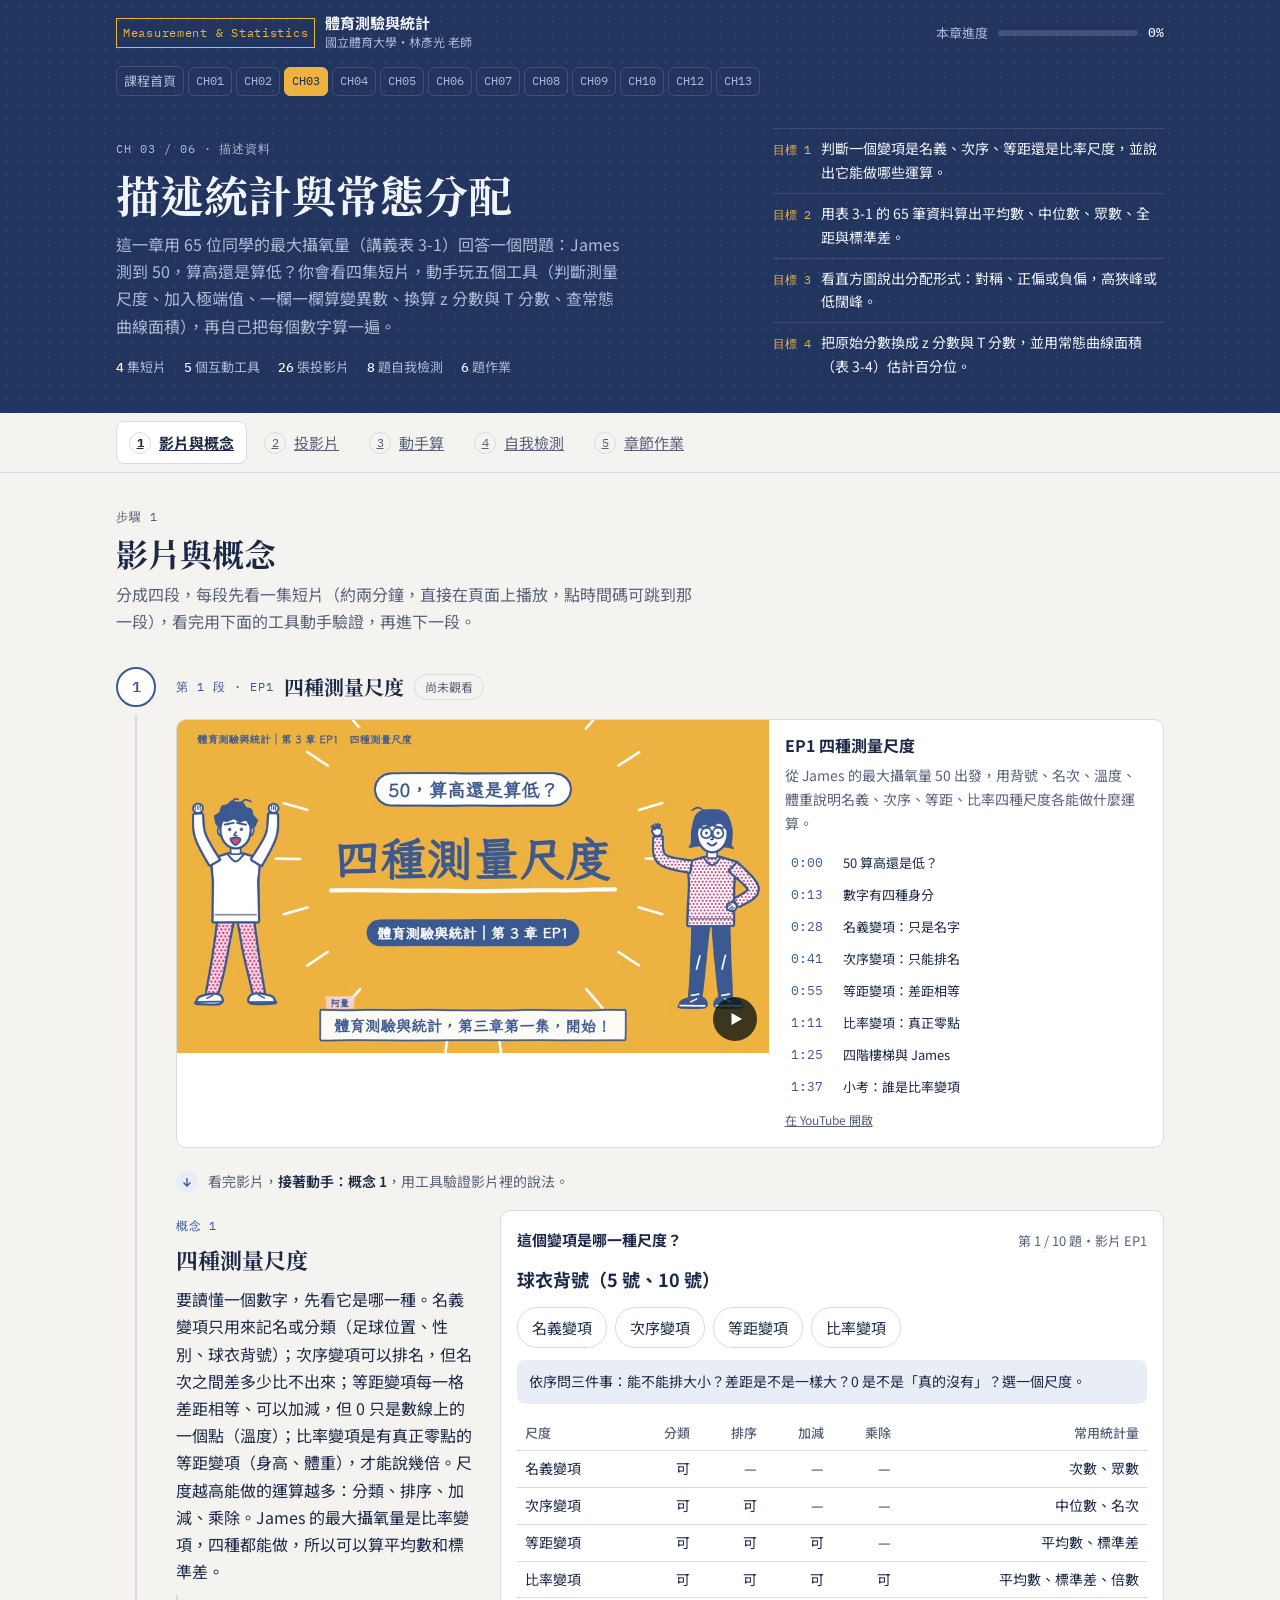
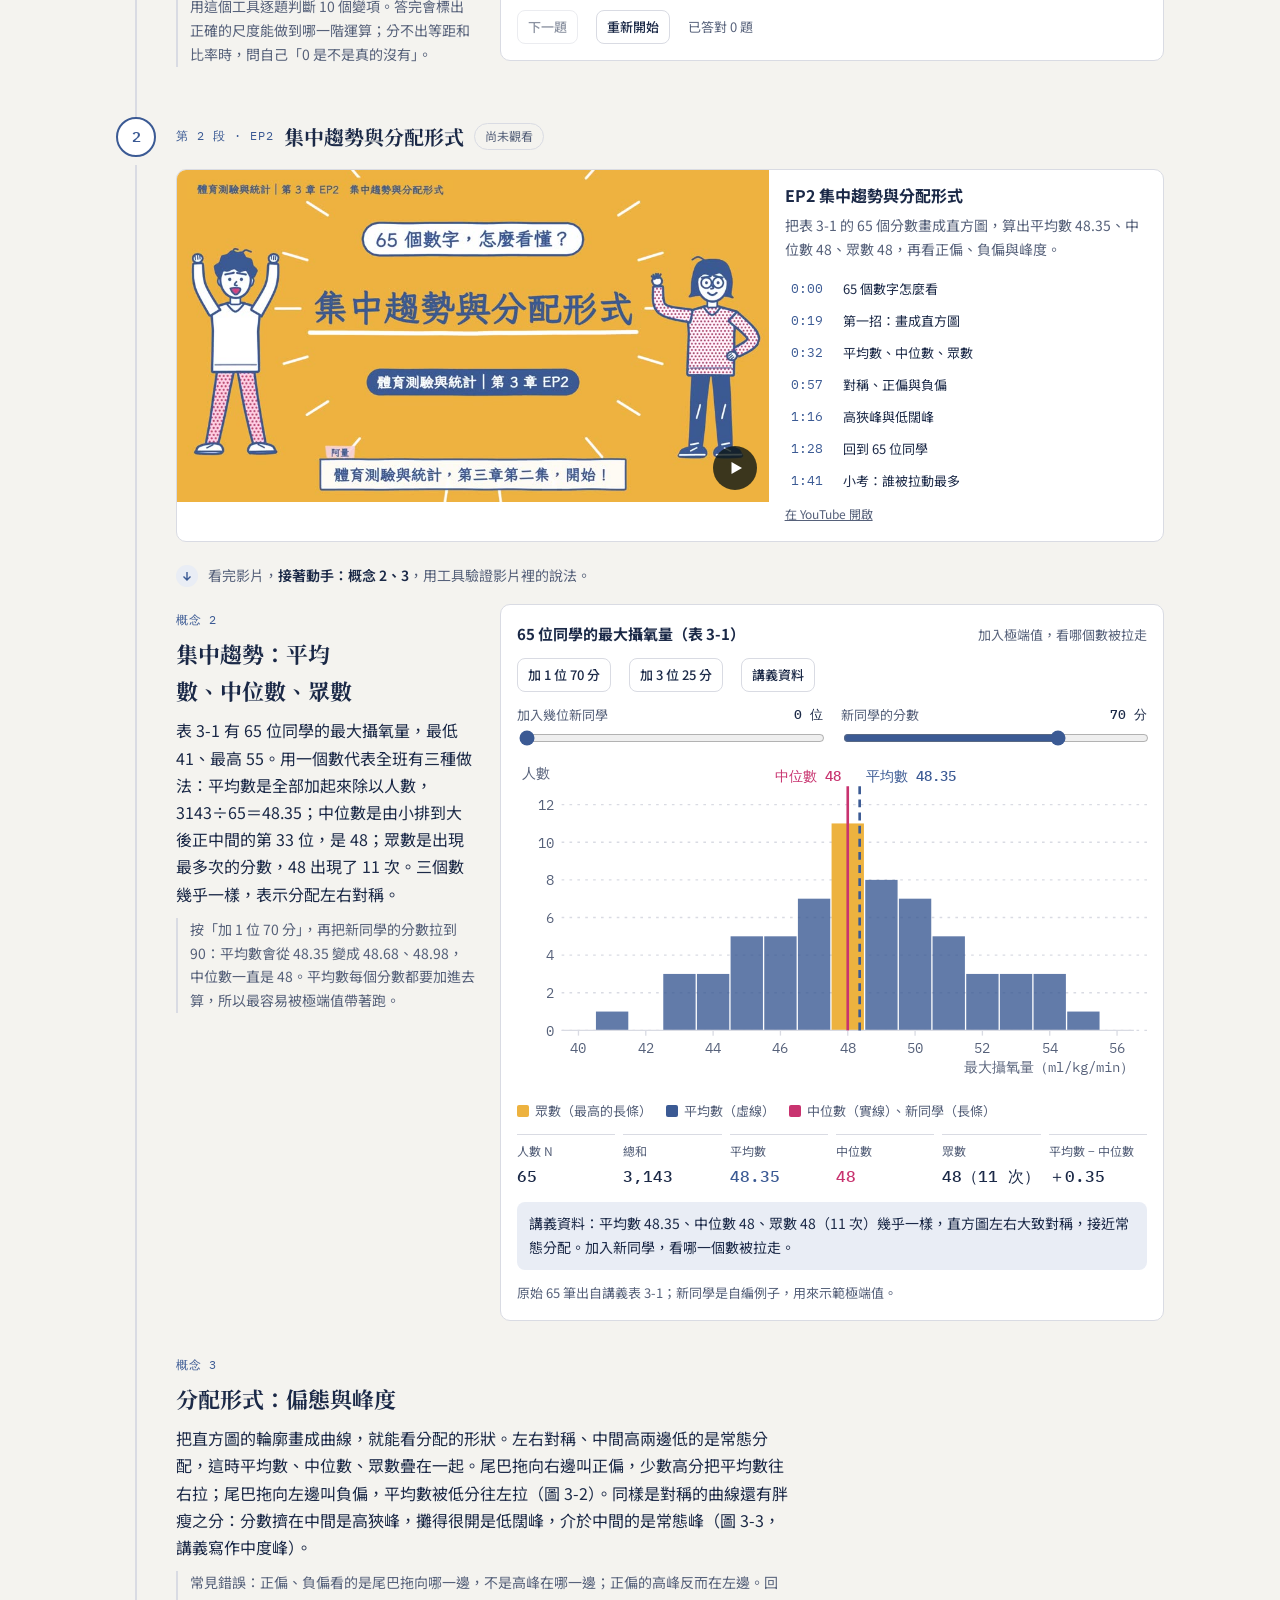
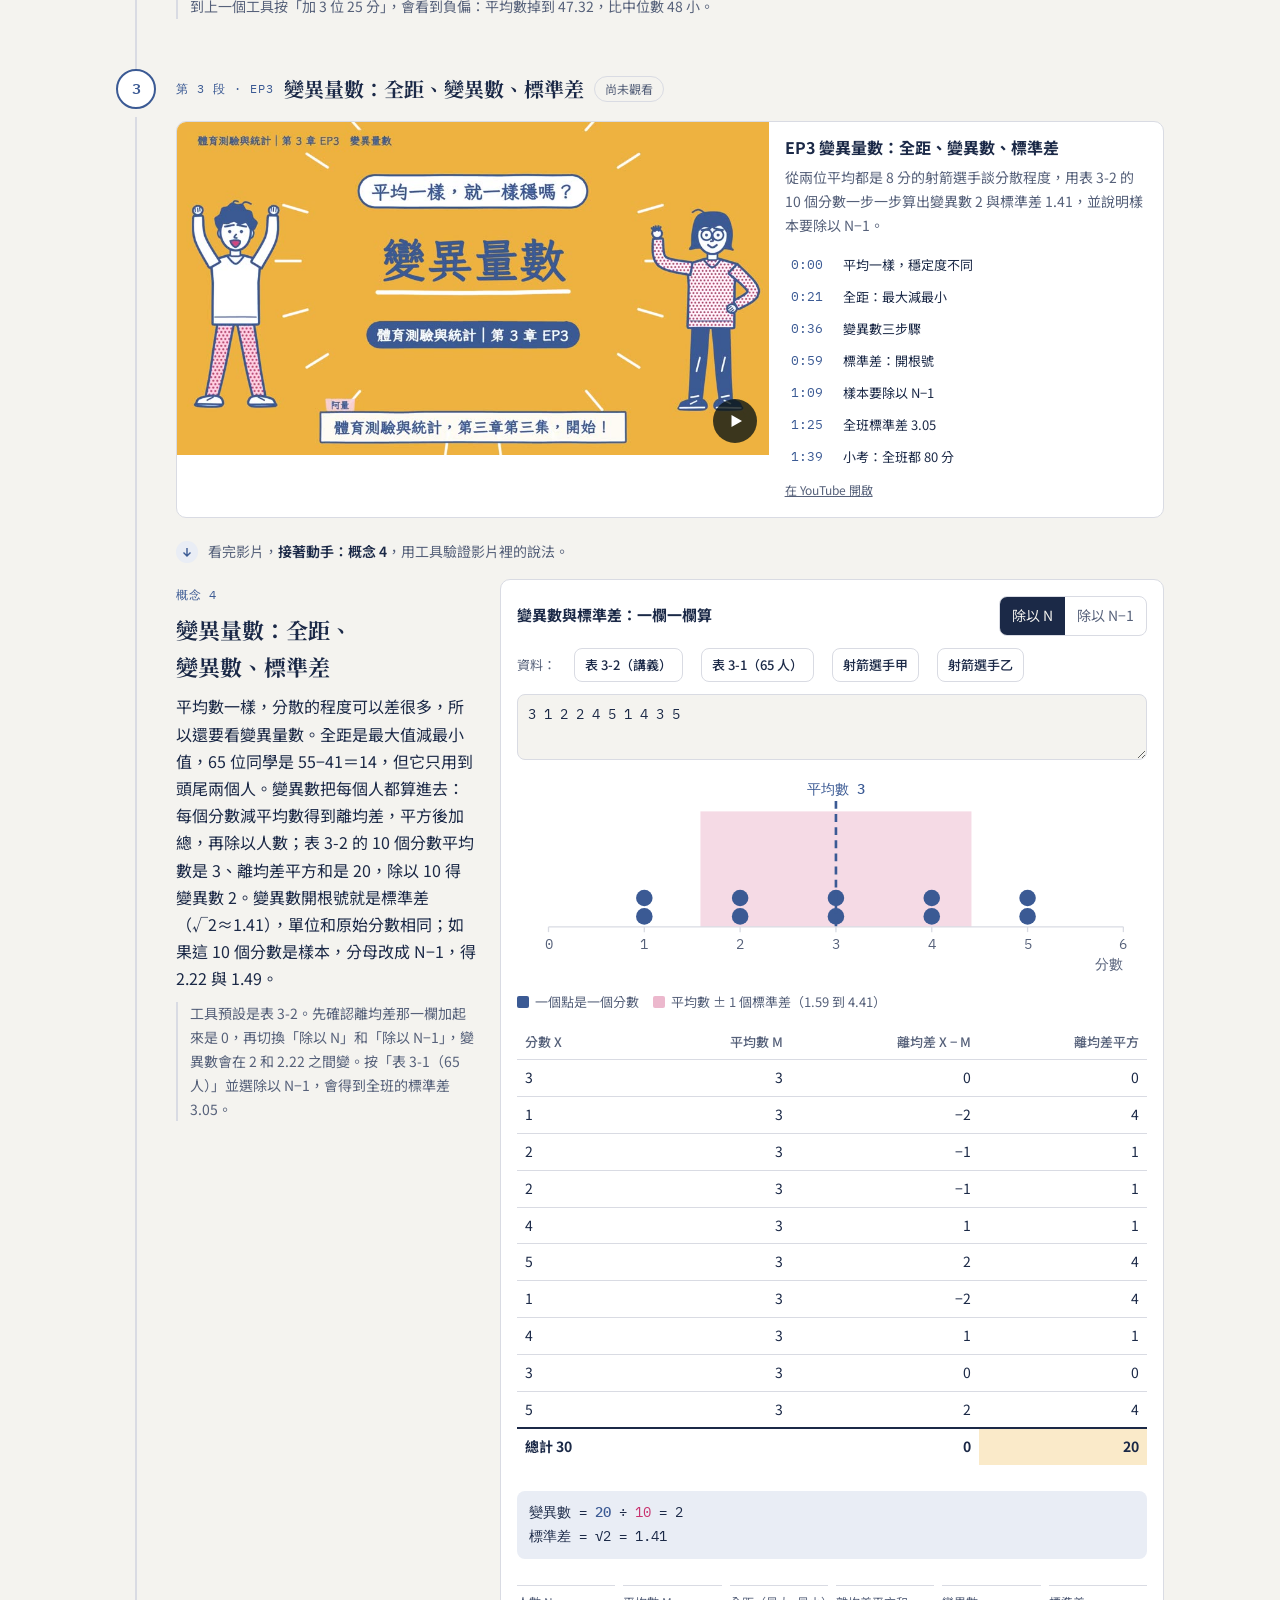
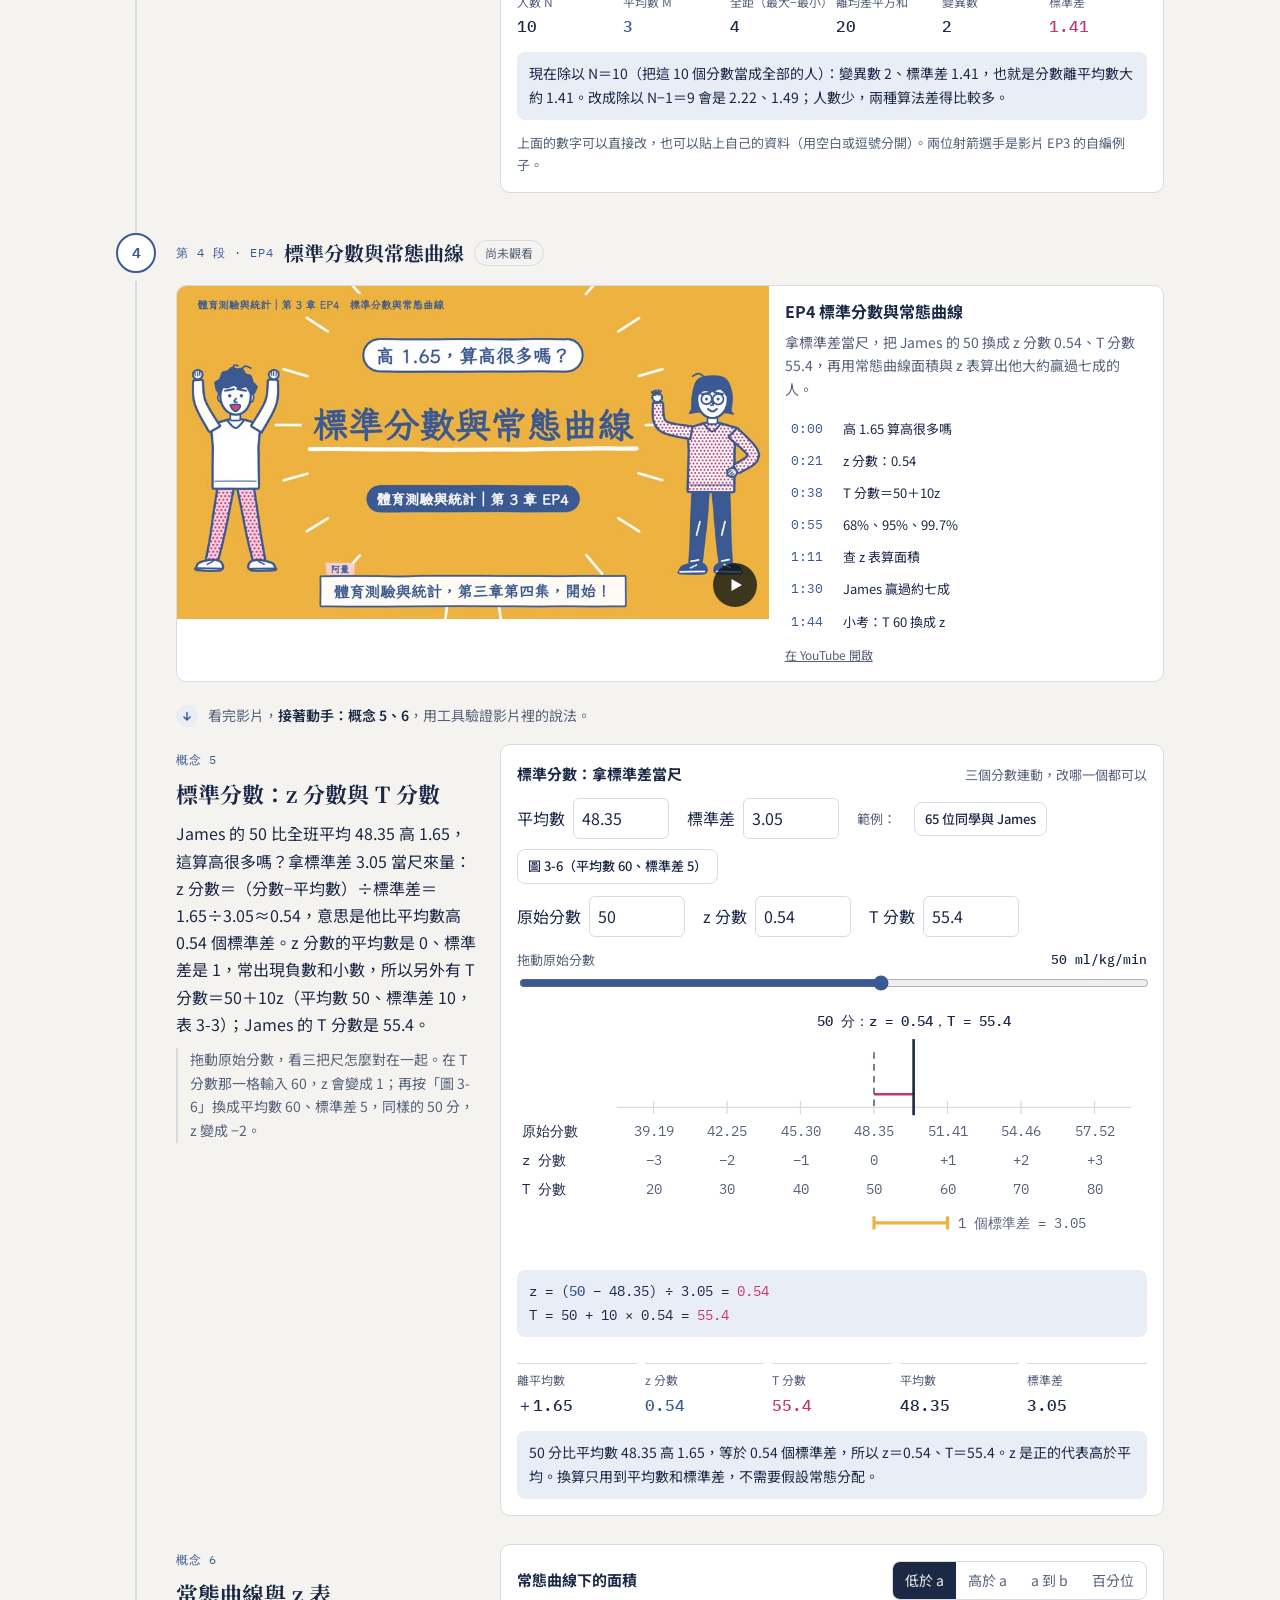
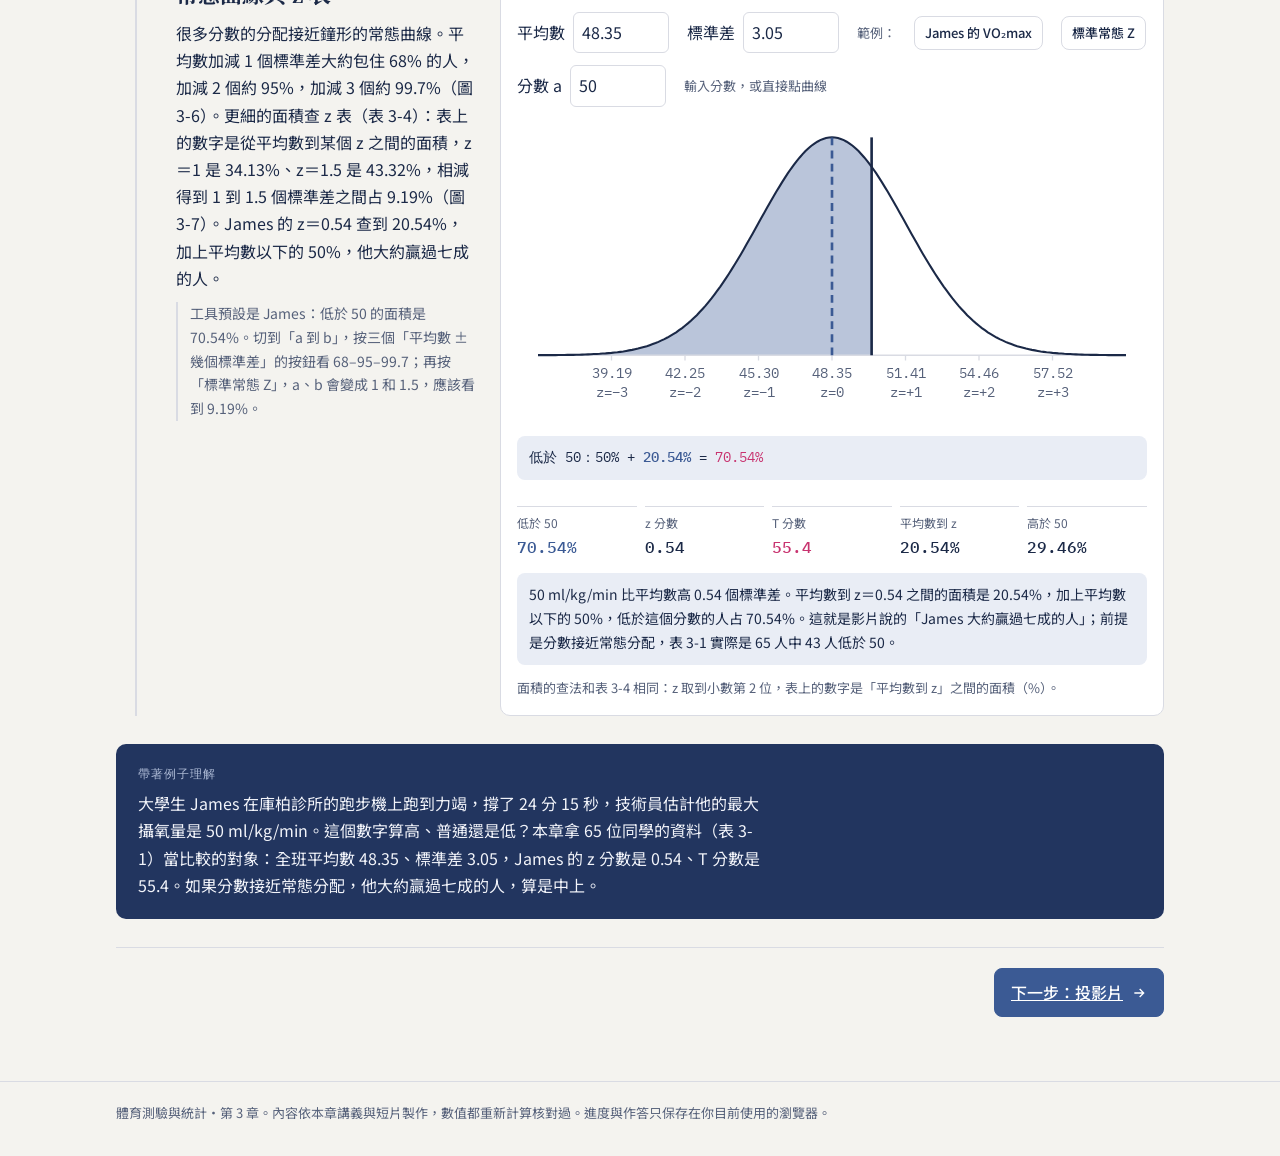
<file: ch3/index.html>
<!doctype html>
<html lang="zh-Hant"><head><meta charset="utf-8"><meta name="viewport" content="width=device-width,initial-scale=1,viewport-fit=cover">
<title>體育測驗與統計 第 3 章 描述統計與常態分配</title>
<link rel="preconnect" href="https://fonts.googleapis.com">
<link rel="preconnect" href="https://fonts.gstatic.com" crossorigin>
<link rel="stylesheet" href="https://fonts.googleapis.com/css2?family=IBM+Plex+Mono:wght@400;500&family=Noto+Sans+TC:wght@400;500;700&family=Noto+Serif+TC:wght@600;700&display=swap">
<style>
body{margin:0}img{max-width:100%}[hidden]{display:none!important}

/* Layout: one chapter, five stages as tabs under a sticky bar; each stage is one focused page with prev/next. Paper ground, deep-teal ink, two analytic marks (teal = mean, amber = median). */
:root{
  --bg:#F5F4EE; --surface:#FFFFFF; --ink:#152826; --muted:#566865; --line:#D8DCD4;
  --accent:#0B7A80; --accent-ink:#FFFFFF; --amber:#B4530A; --soft:#E7EEEB;
  --ok:#1E7B45; --bad:#B42318; --band:#163533; --band-ink:#E8F1EE; --band-muted:#9FBDB7;
  --display:"Noto Serif TC","Songti TC","PMingLiU",serif;
  --body:"Noto Sans TC","PingFang TC","Microsoft JhengHei",system-ui,sans-serif;
  --mono:"IBM Plex Mono",ui-monospace,"SFMono-Regular",Menlo,monospace;
  --r:10px;
}
@media (prefers-color-scheme: dark){:root:not([data-theme="light"]){
  --bg:#0E1716; --surface:#152220; --ink:#E4ECE9; --muted:#9AAEA9; --line:#2B3B38;
  --accent:#45C1C6; --accent-ink:#04201F; --amber:#F0A24A; --soft:#1B2C2A;
  --ok:#5BC98A; --bad:#F2877D; --band:#0A2321; --band-ink:#DDEBE7; --band-muted:#86A8A2; color-scheme:dark}}
:root[data-theme="dark"]{
  --bg:#0E1716; --surface:#152220; --ink:#E4ECE9; --muted:#9AAEA9; --line:#2B3B38;
  --accent:#45C1C6; --accent-ink:#04201F; --amber:#F0A24A; --soft:#1B2C2A;
  --ok:#5BC98A; --bad:#F2877D; --band:#0A2321; --band-ink:#DDEBE7; --band-muted:#86A8A2; color-scheme:dark}
*{box-sizing:border-box}
body{background:var(--bg);color:var(--ink);font-family:var(--body);font-size:16px;line-height:1.7;-webkit-font-smoothing:antialiased;overflow-wrap:break-word}
.hero>*,.top>*,.concept>*,.guide-layout>*{min-width:0}
body::before{content:"";position:fixed;inset:0 0 auto;height:env(safe-area-inset-top,0px);z-index:30;background:var(--band)}
a{color:var(--accent)}
button{font:inherit;cursor:pointer;color:inherit}
:focus-visible{outline:2px solid var(--accent);outline-offset:2px;border-radius:4px}
h1,h2,h3,h4{text-wrap:balance;margin:0}
.wrap{max-width:1080px;margin:0 auto;padding-left:max(16px,env(safe-area-inset-left,0px));padding-right:max(16px,env(safe-area-inset-right,0px))}
.mono{font-family:var(--mono);font-variant-numeric:tabular-nums}
.label{font-family:var(--mono);font-size:12px;letter-spacing:.08em;text-transform:uppercase;color:var(--muted)}

/* top band */
.band{background:var(--band);color:var(--band-ink)}
.top{display:flex;align-items:center;gap:16px;padding-block:14px;flex-wrap:wrap}
.brand{display:flex;align-items:center;gap:10px;margin-right:auto}
.brand-mark{font-family:var(--mono);font-size:12px;border:1px solid var(--band-muted);padding:4px 6px;letter-spacing:.06em}
.brand strong{display:block;font-size:15px;line-height:1.2}
.brand small{display:block;font-size:12px;color:var(--band-muted)}
.meter{display:flex;align-items:center;gap:10px;font-size:13px;color:var(--band-muted)}
.meter-track{width:140px;height:6px;background:rgba(255,255,255,.14);border-radius:3px;overflow:hidden}
.meter-fill{height:100%;background:var(--band-ink);width:0;transition:width .3s ease}
.meter b{color:var(--band-ink);font-family:var(--mono);font-weight:500}
.hero{padding-block:28px 34px;display:grid;grid-template-columns:minmax(0,1.6fr) minmax(0,1fr);gap:32px;align-items:end}
.hero .label{color:var(--band-muted)}
.hero h1{font-family:var(--display);font-size:clamp(28px,4.4vw,44px);line-height:1.2;margin:8px 0 10px;font-weight:700}
.hero p{margin:0;color:var(--band-muted);max-width:56ch}
.hero ul{list-style:none;margin:0;padding:0;display:grid;gap:8px;font-size:14px}
.hero li{display:flex;gap:10px;align-items:baseline;border-top:1px solid rgba(255,255,255,.12);padding-top:8px}
.hero li span{font-family:var(--mono);font-size:12px;color:var(--band-muted)}
.facts{display:flex;flex-wrap:wrap;gap:6px 18px;margin-top:16px;font-size:13px;color:var(--band-muted)}
.facts b{color:var(--band-ink);font-family:var(--mono);font-weight:500}

/* stage bar */
.stagebar{position:sticky;top:env(safe-area-inset-top,0px);z-index:20;background:var(--bg);border-bottom:1px solid var(--line)}
.stages{display:flex;gap:4px;overflow-x:auto;scrollbar-width:none;padding-block:8px}
.stages::-webkit-scrollbar{display:none}
.stage-tab{flex:0 0 auto;display:flex;align-items:center;gap:8px;border:1px solid transparent;background:none;padding:8px 12px;border-radius:8px;font-size:15px;color:var(--muted);transition:background .2s,color .2s}
.stage-tab:hover{background:var(--soft);color:var(--ink)}
.stage-tab[aria-current="page"]{background:var(--surface);border-color:var(--line);color:var(--ink);font-weight:700}
.stage-tab .n{font-family:var(--mono);font-size:12px;width:22px;height:22px;border-radius:50%;display:grid;place-items:center;border:1px solid var(--line)}
.stage-tab.done .n{background:var(--ok);border-color:var(--ok);color:var(--bg)}

main{padding-block:28px 64px}
.stage{display:grid;gap:28px}
.stage[hidden]{display:none}
.stage-head h2{font-family:var(--display);font-size:clamp(24px,3.2vw,32px);line-height:1.25;margin-top:4px}
.stage-head p{margin:8px 0 0;color:var(--muted);max-width:65ch}
.panel{background:var(--surface);border:1px solid var(--line);border-radius:var(--r);padding:20px}
.panel h3{font-size:18px;margin-bottom:6px}
.prose{max-width:68ch}
.prose p{margin:0 0 10px}
.btn{display:inline-flex;align-items:center;gap:8px;border-radius:8px;padding:10px 16px;font-weight:500;border:1px solid var(--line);background:var(--surface);transition:background .2s,border-color .2s,transform .2s}
.btn:hover{border-color:var(--accent)}
.btn.primary{background:var(--accent);border-color:var(--accent);color:var(--accent-ink)}
.btn.primary:hover{transform:translateY(-1px)}
.btn[disabled]{opacity:.5;cursor:not-allowed;transform:none}
.btn svg{width:16px;height:16px;flex:0 0 auto}
.pager{display:flex;justify-content:space-between;gap:12px;flex-wrap:wrap;border-top:1px solid var(--line);padding-top:20px}
.seg{display:inline-flex;border:1px solid var(--line);border-radius:8px;overflow:hidden;background:var(--surface)}
.seg button{border:0;background:none;padding:7px 12px;font-size:14px;color:var(--muted);transition:background .2s,color .2s}
.seg button[aria-pressed="true"]{background:var(--ink);color:var(--bg)}
.controls{display:flex;flex-wrap:wrap;gap:10px 16px;align-items:center}
.controls label{font-size:14px;color:var(--muted);display:flex;gap:8px;align-items:center}
input[type=range]{accent-color:var(--accent)}

/* videos */
.videos{display:grid;grid-template-columns:repeat(3,minmax(0,1fr));gap:16px}
.video{display:flex;flex-direction:column;background:var(--surface);border:1px solid var(--line);border-radius:var(--r);overflow:hidden}
.video .thumb{position:relative;display:block;aspect-ratio:16/9;max-width:100%;background:var(--soft)}
.video .thumb img{width:100%;height:100%;object-fit:cover;display:block}
.video .play{position:absolute;inset:auto 12px 12px auto;width:44px;height:44px;border-radius:50%;background:rgba(10,20,20,.78);display:grid;place-items:center;transition:transform .2s}
.video .thumb:hover .play{transform:translateY(-2px)}
.video .play svg{width:18px;height:18px;fill:#fff;margin-left:3px}
.video .seen{position:absolute;left:10px;top:10px;font-size:12px;background:var(--ok);color:var(--bg);padding:2px 8px;border-radius:20px}
.video .body{padding:14px 16px 16px;display:flex;flex-direction:column;gap:8px;flex:1}
.video h3{font-size:16px;line-height:1.4}
.video p{margin:0;font-size:14px;color:var(--muted)}
.chips{list-style:none;margin:4px 0 0;padding:0;display:grid;gap:2px}
.chips a{display:grid;grid-template-columns:44px 1fr;gap:8px;text-decoration:none;color:var(--ink);font-size:13px;padding:4px 6px;border-radius:6px;transition:background .2s}
.chips a:hover{background:var(--soft)}
.chips .t{font-family:var(--mono);color:var(--accent)}
.note{font-size:13px;color:var(--muted)}

/* concepts */
.concept{display:grid;grid-template-columns:minmax(0,300px) minmax(0,1fr);gap:24px;align-items:start}
.concept-text .num{font-family:var(--mono);font-size:12px;color:var(--accent);letter-spacing:.06em}
.concept-text h3{font-family:var(--display);font-size:22px;margin:4px 0 8px}
.concept-text p{margin:0 0 10px;color:var(--ink)}
.concept-text .tip{font-size:14px;color:var(--muted);border-left:2px solid var(--line);padding-left:12px}
.widget{background:var(--surface);border:1px solid var(--line);border-radius:var(--r);padding:16px;display:grid;gap:12px;min-width:0}
.widget-title{display:flex;justify-content:space-between;gap:12px;flex-wrap:wrap;align-items:baseline}
.widget-title strong{font-size:15px}
.chart{width:100%;overflow-x:auto}
.chart svg{display:block;width:100%;height:auto;min-width:300px}
.chart text{fill:var(--muted);font-family:var(--mono);font-size:11px}
.chart .axis{stroke:var(--line)}
.chart .grid{stroke:var(--line);stroke-dasharray:2 4}
.chart .bar{fill:var(--accent);opacity:.28}
.chart .bar:hover{opacity:.45}
.chart .mean{stroke:var(--accent);stroke-width:2;stroke-dasharray:6 4}
.chart .median{stroke:var(--amber);stroke-width:2}
.chart .meanlab{fill:var(--accent);font-weight:500}
.chart .medlab{fill:var(--amber);font-weight:500}
.chart .box{fill:var(--soft);stroke:var(--ink);stroke-width:1.2}
.chart .whisk{stroke:var(--ink);stroke-width:1.2}
.chart .out{fill:var(--surface);stroke:var(--ink);stroke-width:1.2;cursor:pointer}
.chart .out.ext{fill:var(--ink)}
.chart .out:hover,.chart .out.sel{stroke:var(--amber);stroke-width:2.5}
.chart .grp{fill:var(--ink);font-size:12px}
.chart .dot{fill:var(--ink);cursor:grab;transition:fill .15s}
.chart .dot:hover,.chart .dot.active{fill:var(--amber)}
.chart .iqr{fill:var(--amber);opacity:.12}
.stats{display:grid;grid-template-columns:repeat(auto-fit,minmax(92px,1fr));gap:8px}
.stat{border-top:1px solid var(--line);padding-top:6px}
.stat span{display:block;font-size:12px;color:var(--muted)}
.stat b{font-family:var(--mono);font-weight:500;font-size:16px;font-variant-numeric:tabular-nums}
.stat.mean b{color:var(--accent)} .stat.med b{color:var(--amber)}
.readout{font-size:14px;background:var(--soft);border-radius:8px;padding:10px 12px;margin:0}
.tbl-wrap{overflow-x:auto}
table{border-collapse:collapse;width:100%;font-size:14px}
th,td{text-align:left;padding:7px 10px;border-bottom:1px solid var(--line);white-space:nowrap}
th{font-weight:500;color:var(--muted);font-size:13px}
td.n{font-family:var(--mono);font-variant-numeric:tabular-nums;text-align:right}
th.n{text-align:right}
.example{background:var(--band);color:var(--band-ink);border-radius:var(--r);padding:20px 22px;display:grid;gap:6px}
.example .label{color:var(--band-muted)}
.example p{margin:0;max-width:70ch}

/* slides */
.viewer{display:grid;gap:12px}
.slide-frame{position:relative;background:var(--surface);border:1px solid var(--line);border-radius:var(--r);overflow:hidden;aspect-ratio:16/9;max-width:100%}
.slide-frame img{width:100%;height:100%;object-fit:contain;display:block}
.slide-nav{display:flex;align-items:center;gap:10px;flex-wrap:wrap}
.slide-nav .count{font-family:var(--mono);font-size:14px;margin-right:auto}
.strip{display:flex;gap:8px;overflow-x:auto;padding-bottom:6px}
.strip button{flex:0 0 auto;width:112px;border:2px solid transparent;border-radius:6px;padding:0;background:var(--surface);overflow:hidden;opacity:.7;transition:opacity .2s,border-color .2s}
.strip button img{display:block;width:100%;aspect-ratio:16/9;object-fit:cover}
.strip button[aria-current="true"]{border-color:var(--accent);opacity:1}
.strip button:hover{opacity:1}
.dl-row{display:flex;flex-wrap:wrap;gap:10px}

/* spss */
.files{display:grid;grid-template-columns:repeat(auto-fill,minmax(250px,1fr));gap:10px}
.file{display:flex;gap:12px;align-items:flex-start;border:1px solid var(--line);border-radius:8px;padding:12px;background:var(--surface)}
.file .ext{font-family:var(--mono);font-size:11px;border:1px solid var(--line);border-radius:4px;padding:2px 5px;color:var(--muted);flex:0 0 auto;margin-top:2px}
.file div{min-width:0;flex:1}
.file strong{display:block;font-size:14px;font-weight:500;line-height:1.45}
.file small{display:block;font-size:12px;color:var(--muted);word-break:break-all}
.file button{margin-top:6px;border:0;background:none;color:var(--accent);padding:0;font-size:13px;font-weight:500}
.file .inzip{margin-top:6px;font-size:12px;color:var(--muted)}
.guide-layout{display:grid;grid-template-columns:220px minmax(0,1fr);gap:28px;align-items:start}
.toc{position:sticky;top:calc(env(safe-area-inset-top,0px) + 70px);display:grid;gap:2px;font-size:14px}
.toc a{display:flex;gap:8px;text-decoration:none;color:var(--muted);padding:6px 8px;border-radius:6px;transition:background .2s,color .2s}
.toc a:hover{background:var(--soft);color:var(--ink)}
.toc a.done{color:var(--ok)}
.toc a .ck{width:14px;flex:0 0 auto}
.sec{border:1px solid var(--line);border-radius:var(--r);background:var(--surface);margin-bottom:12px;scroll-margin-top:80px}
.sec>summary{list-style:none;cursor:pointer;padding:16px 18px;display:flex;gap:12px;align-items:center;font-weight:700;font-size:17px}
.sec>summary::-webkit-details-marker{display:none}
.sec>summary .chev{margin-left:auto;transition:transform .2s;width:18px;height:18px;flex:0 0 auto}
.sec[open]>summary .chev{transform:rotate(180deg)}
.sec>summary .badge{font-size:12px;font-weight:500;color:var(--ok);font-family:var(--mono)}
.sec-body{padding:0 18px 18px;border-top:1px solid var(--line)}
.sec-body h3{font-size:17px;margin:22px 0 8px}
.sec-body h4{font-size:15px;margin:18px 0 6px;color:var(--accent)}
.sec-body p,.sec-body li{max-width:72ch}
.sec-body p{margin:0 0 10px}
.sec-body ol,.sec-body ul{margin:0 0 10px;padding-left:22px}
.sec-body code{font-family:var(--mono);font-size:.88em;background:var(--soft);padding:1px 5px;border-radius:4px}
.code{position:relative;background:var(--band);color:var(--band-ink);border-radius:8px;padding:14px 16px;margin:6px 0 12px;overflow-x:auto}
.code pre{margin:0;font-family:var(--mono);font-size:13px;line-height:1.6}
.code button{position:absolute;right:8px;top:8px;font-size:12px;border:1px solid var(--band-muted);background:none;color:var(--band-ink);border-radius:6px;padding:2px 8px}
figure{margin:8px 0 16px}
figure img{display:block;max-width:100%;height:auto;border:1px solid var(--line);border-radius:6px;cursor:zoom-in;background:var(--soft)}
figcaption{font-size:13px;color:var(--muted);margin-top:6px}
.borrowed{font-size:12px;color:var(--amber);margin:0 0 6px}
.sec-done{display:flex;justify-content:flex-end;margin-top:12px}
.slideref{border:1px solid var(--line);border-left:3px solid var(--amber);border-radius:0 8px 8px 0;background:var(--soft);padding:12px 14px;margin:6px 0 14px;display:grid;gap:8px}
.slideref .label{color:var(--amber)}
.slideref p{margin:0;font-size:14px}
.slideref .pics{display:grid;grid-template-columns:repeat(auto-fit,minmax(220px,1fr));gap:10px}
.slideref figure{margin:0}
.slideref img{border-radius:4px}
.slideref figcaption{display:flex;justify-content:space-between;gap:8px}
.slideref figcaption a{font-size:13px}
.lightbox{position:fixed;inset:0;z-index:50;background:rgba(5,12,12,.86);display:grid;place-items:center;padding:max(16px,env(safe-area-inset-top,0px)) max(16px,env(safe-area-inset-right,0px)) max(16px,env(safe-area-inset-bottom,0px)) max(16px,env(safe-area-inset-left,0px))}
.lightbox img{max-width:100%;max-height:85vh;border-radius:6px;background:#fff}
.lightbox p{color:#e8f1ee;font-size:14px;margin:10px 0 0;text-align:center}
.lightbox button{position:absolute;top:calc(env(safe-area-inset-top,0px) + 12px);right:calc(env(safe-area-inset-right,0px) + 12px);background:rgba(255,255,255,.12);border:0;color:#fff;border-radius:8px;padding:8px 12px}

/* quiz & homework */
.qlist{display:grid;gap:14px}
.q{background:var(--surface);border:1px solid var(--line);border-radius:var(--r);padding:18px;display:grid;gap:10px}
.q legend,.q .prompt{font-weight:500;font-size:16px;padding:0;display:flex;gap:10px}
.q .qn{font-family:var(--mono);font-size:13px;color:var(--accent);flex:0 0 auto;padding-top:2px}
fieldset.q{margin:0;min-width:0}
.opts{display:grid;gap:6px}
.opt{display:flex;gap:10px;align-items:flex-start;border:1px solid var(--line);border-radius:8px;padding:9px 12px;cursor:pointer;transition:border-color .2s,background .2s}
.opt:hover{border-color:var(--accent)}
.opt input{margin-top:5px;accent-color:var(--accent)}
.opt.right{border-color:var(--ok);background:color-mix(in srgb,var(--ok) 10%,transparent)}
.opt.wrong{border-color:var(--bad);background:color-mix(in srgb,var(--bad) 8%,transparent)}
.fb{border-radius:8px;padding:10px 12px;font-size:14px;margin:0}
.fb.ok{background:color-mix(in srgb,var(--ok) 12%,transparent)}
.fb.no{background:color-mix(in srgb,var(--bad) 10%,transparent)}
.fb b{display:block;margin-bottom:2px}
.fb.ok b{color:var(--ok)} .fb.no b{color:var(--bad)}
.numrow{display:flex;gap:8px;flex-wrap:wrap;align-items:center}
.numrow input{font:inherit;font-family:var(--mono);width:160px;padding:8px 10px;border:1px solid var(--line);border-radius:8px;background:var(--bg);color:var(--ink)}
textarea{font:inherit;width:100%;min-height:120px;padding:10px 12px;border:1px solid var(--line);border-radius:8px;background:var(--bg);color:var(--ink);resize:vertical}
textarea:focus,.numrow input:focus{outline:none;border-color:var(--accent);box-shadow:0 0 0 3px color-mix(in srgb,var(--accent) 20%,transparent)}
.ref{border-left:3px solid var(--accent);background:var(--soft);border-radius:0 8px 8px 0;padding:12px 14px;font-size:14px}
.ref h4{font-size:14px;margin-bottom:6px;color:var(--accent)}
.ref p{margin:0 0 6px}
.ref table{font-size:13px;background:var(--surface)}
.score{display:flex;gap:16px;align-items:center;flex-wrap:wrap}
.score b{font-family:var(--mono);font-size:28px;font-weight:500}
.status-line{font-size:13px;color:var(--muted)}
.confirm{display:inline-flex;gap:8px;align-items:center;font-size:14px}
.toast{position:fixed;left:50%;bottom:calc(env(safe-area-inset-bottom,0px) + 20px);transform:translateX(-50%);background:var(--ink);color:var(--bg);padding:10px 16px;border-radius:8px;font-size:14px;z-index:60;max-width:calc(100% - 32px)}
footer{border-top:1px solid var(--line);padding-block:20px 32px;font-size:13px;color:var(--muted)}

@media (max-width:860px){
  .hero{grid-template-columns:1fr;gap:20px}
  .videos{grid-template-columns:1fr}
  .concept{grid-template-columns:1fr}
  .guide-layout{grid-template-columns:1fr}
  .toc{position:static;grid-template-columns:repeat(auto-fill,minmax(150px,1fr))}
  .meter-track{width:90px}
}
@media (prefers-reduced-motion:reduce){*{transition:none!important;scroll-behavior:auto!important}}

.chapnav{display:flex;gap:4px;flex-wrap:wrap;align-items:center;padding-bottom:4px}
.chapnav a,.chapnav span{font-family:var(--mono);font-size:12px;text-decoration:none;color:var(--band-muted);border:1px solid rgba(255,255,255,.14);border-radius:6px;padding:3px 7px;transition:color .2s,border-color .2s}
.chapnav a:hover{color:var(--band-ink);border-color:var(--band-muted)}
.chapnav .cur{color:var(--band);background:var(--band-ink);border-color:var(--band-ink)}
.chapnav .home{font-family:var(--body);font-size:13px}
.concept.solo{grid-template-columns:minmax(0,1fr)}
.concept.solo .concept-text{max-width:68ch}
.ct{border-collapse:separate;border-spacing:0;font-size:14px;width:auto;min-width:100%}
.ct th,.ct td{border-bottom:1px solid var(--line);padding:8px 10px;text-align:right;white-space:nowrap}
.ct th:first-child,.ct td:first-child{text-align:left}
.ct td.cell{cursor:pointer;font-family:var(--mono);transition:background .2s}
.ct td.cell:hover{background:var(--soft)}
.ct td.num,.ct td.tot{font-family:var(--mono)}
.ct .hl-num{background:color-mix(in srgb,var(--accent) 22%,transparent);font-weight:700}
.ct .hl-den{background:color-mix(in srgb,var(--amber) 16%,transparent)}
.ct input{width:72px;font:inherit;font-family:var(--mono);text-align:right;padding:5px 7px;border:1px solid var(--line);border-radius:6px;background:var(--bg);color:var(--ink)}
.ct .exp{display:block;font-size:11px;color:var(--muted)}
.ct .exp.low{color:var(--bad);font-weight:700}
.frac{font-family:var(--mono);font-size:18px}
.frac b{color:var(--accent);font-weight:500}
.frac i{font-style:normal;color:var(--amber)}
.slider-row{display:grid;grid-template-columns:repeat(auto-fit,minmax(170px,1fr));gap:8px 18px}
.slider-row label{display:grid;gap:2px;font-size:13px;color:var(--muted)}
.slider-row label span{display:flex;justify-content:space-between}
.slider-row label b{font-family:var(--mono);font-weight:500;color:var(--ink)}
.slider-row input[type=range]{width:100%}
.chart .area-p{fill:var(--accent);opacity:.35}
.chart .area-r{fill:var(--amber);opacity:.18}
.chart .curve{fill:none;stroke:var(--ink);stroke-width:1.6}
.chart .curve2{fill:none;stroke:var(--amber);stroke-width:1.6}
.chart .curve3{fill:none;stroke:var(--accent);stroke-width:1.6}
.chart .zline{stroke:var(--ink);stroke-width:2}
.chart .bar2{fill:var(--amber);opacity:.55}
.chart .bar.sel,.chart .bar.ext{opacity:.8}
.chart .bar2.sel{opacity:.95}
.chart .ci-hit{stroke:var(--accent);stroke-width:1.6}
.chart .ci-miss{stroke:var(--amber);stroke-width:2.4}
.chart .ptA{fill:var(--accent)}
.chart .ptB{fill:var(--amber)}
.chart .ptN{fill:var(--ink);opacity:.55}
.chart .fit{stroke:var(--ink);stroke-width:2}
.chart .fitA{stroke:var(--accent);stroke-width:2}
.chart .fitB{stroke:var(--amber);stroke-width:2}
.chart .drag{cursor:grab}
.decision{font-weight:700}
.decision.rej{color:var(--accent)} .decision.keep{color:var(--amber)}
.legend{display:flex;gap:14px;flex-wrap:wrap;font-size:13px;color:var(--muted)}
.legend i{display:inline-block;width:12px;height:12px;border-radius:2px;margin-right:6px;vertical-align:-1px}
.num-in{width:96px;font:inherit;font-variant-numeric:tabular-nums;padding:6px 8px;border:1px solid var(--line);border-radius:6px;background:var(--surface);color:var(--ink)}
.num-in:focus{outline:2px solid var(--accent);outline-offset:1px}
.in-row{display:flex;flex-wrap:wrap;gap:10px 18px;align-items:center;margin:10px 0}
.in-row label{display:flex;align-items:center;gap:8px}
.in-row .btn{padding:5px 10px;font-size:13px}
.area-q{fill:var(--amber);opacity:.4}
/* ===== episode flow: watch one, play one ===== */
.epflow{display:grid;gap:40px;margin-top:4px}
.ep{position:relative;padding-left:60px}
.ep::before{content:"";position:absolute;left:19px;top:48px;bottom:-40px;width:2px;background:var(--line)}
.ep:last-child::before{bottom:0}
.ep-badge{position:absolute;left:0;top:0;width:40px;height:40px;border-radius:50%;display:grid;place-items:center;font-family:var(--mono);font-size:15px;font-weight:600;background:var(--surface);color:var(--accent);border:2px solid var(--accent);transition:background .3s,color .3s,border-color .3s}
.ep.watched .ep-badge{background:var(--ok);border-color:var(--ok);color:var(--bg)}
.ep-head{display:flex;align-items:center;gap:10px;flex-wrap:wrap;min-height:40px;margin-bottom:12px}
.ep-head .label{color:var(--accent)}
.ep-head h3{font-family:var(--display);font-size:20px;margin:0}
.ep-state{font-size:12px;border-radius:20px;padding:2px 10px;border:1px solid var(--line);color:var(--muted)}
.ep.watched .ep-state{border-color:var(--ok);color:var(--ok)}
.ep .video{flex-direction:row}
.ep .video .thumb{flex:0 0 min(60%,640px);align-self:flex-start}
.ep-go{display:flex;align-items:center;gap:10px;margin:22px 0 16px;font-size:14px;color:var(--muted)}
.ep-go::before{content:"";width:22px;height:22px;flex:0 0 auto;border-radius:50%;background:var(--soft) url("data:image/svg+xml,%3Csvg xmlns='http://www.w3.org/2000/svg' viewBox='0 0 24 24' fill='none' stroke='%233B5A94' stroke-width='2.4'%3E%3Cpath d='M12 5v14M6 13l6 6 6-6'/%3E%3C/svg%3E") center/14px no-repeat}
.ep-go b{color:var(--ink);font-weight:600}
.ep-concepts{display:grid;gap:28px}
@media (max-width:860px){
 .ep{padding-left:0}.ep::before{display:none}
 .ep-badge{position:static;flex:0 0 auto;width:34px;height:34px;font-size:14px}
 .ep .video{flex-direction:column}.ep .video .thumb{flex:none;width:100%}
}
.dl-file{display:inline-flex;align-items:center;gap:4px;font-family:var(--mono);font-size:.92em;color:var(--accent);background:var(--soft);border:1px solid color-mix(in srgb,var(--accent) 35%,transparent);border-radius:6px;padding:1px 7px;margin:0 2px;text-decoration:none;white-space:nowrap;vertical-align:baseline;transition:background .15s,color .15s}
.dl-file:hover{background:var(--accent);color:var(--accent-ink)}
.dl-file svg{width:13px;height:13px;flex:0 0 auto}
.dl-file.dl-btn{font-family:var(--body);font-size:13px;padding:4px 10px;margin:6px 0 0;width:max-content}

/* ===== 體育測驗與統計：沿用短片的配色（海軍藍單線、粉紅、芥末黃、米白紙） ===== */
:root{
  --bg:#F4F3EF; --surface:#FFFFFF; --ink:#1B2947; --muted:#56617A; --line:#D9DBE3;
  --accent:#3B5A94; --accent-ink:#FFFFFF; --amber:#C8336F; --soft:#E9EDF5;
  --ok:#1E7B45; --bad:#B42318; --band:#22355F; --band-ink:#F2F4FA; --band-muted:#AEBBD6;
  --mustard:#EDB23F; --pink:#D6457F;
}
@media (prefers-color-scheme: dark){:root:not([data-theme="light"]){
  --bg:#0F1524; --surface:#172036; --ink:#E6EAF4; --muted:#9BA6C0; --line:#2B3654;
  --accent:#8FB0EE; --accent-ink:#0B1530; --amber:#F08BB3; --soft:#1D2843;
  --ok:#5BC98A; --bad:#F2877D; --band:#141D36; --band-ink:#E3E9F7; --band-muted:#8E9DC0; color-scheme:dark}}
:root[data-theme="dark"]{
  --bg:#0F1524; --surface:#172036; --ink:#E6EAF4; --muted:#9BA6C0; --line:#2B3654;
  --accent:#8FB0EE; --accent-ink:#0B1530; --amber:#F08BB3; --soft:#1D2843;
  --ok:#5BC98A; --bad:#F2877D; --band:#141D36; --band-ink:#E3E9F7; --band-muted:#8E9DC0; color-scheme:dark}
.band{background-image:radial-gradient(rgba(255,255,255,.07) 1.4px,transparent 1.6px);background-size:14px 14px}
.brand-mark{border-color:var(--mustard);color:var(--mustard)}
.meter-fill{background:var(--mustard)}
.chapnav .cur{background:var(--mustard);border-color:var(--mustard);color:#1B2947}
.hero li span{color:var(--mustard)}

/* 影片直接在頁面播放 */
.video .thumb.vp{background:#0b1020}
.video .thumb.vp video{width:100%;height:100%;display:block;background:#0b1020}
.video .seen{pointer-events:none;z-index:1}
.chips button{display:grid;grid-template-columns:44px 1fr;gap:8px;width:100%;text-align:left;background:none;border:0;color:var(--ink);font-size:13px;padding:4px 6px;border-radius:6px;transition:background .2s}
.chips button:hover{background:var(--soft)}
.ep-badge svg{display:block}

/* 互動工具共用：小表格、可編輯數列 */
.wtbl{border-collapse:collapse;font-size:14px;width:100%}
.wtbl th,.wtbl td{border-bottom:1px solid var(--line);padding:6px 8px;text-align:right;font-variant-numeric:tabular-nums}
.wtbl th{font-weight:500;color:var(--muted);font-size:13px}
.wtbl th:first-child,.wtbl td:first-child{text-align:left}
.wtbl tr.sum td{font-weight:700;border-top:2px solid var(--ink);border-bottom:0}
.wtbl input{width:68px;font:inherit;font-family:var(--mono);text-align:right;padding:4px 6px;border:1px solid var(--line);border-radius:6px;background:var(--bg);color:var(--ink)}
.wtbl .hl{background:color-mix(in srgb,var(--mustard) 28%,transparent)}
.widget textarea.nums{width:100%;min-height:64px;font:inherit;font-family:var(--mono);font-size:14px;padding:8px 10px;border:1px solid var(--line);border-radius:8px;background:var(--bg);color:var(--ink);resize:vertical}
.formula{font-family:var(--mono);font-size:14px;background:var(--soft);border-radius:8px;padding:10px 12px;overflow-x:auto;white-space:nowrap}
.formula b{color:var(--accent);font-weight:500}.formula i{font-style:normal;color:var(--amber)}
.tagrow{display:flex;flex-wrap:wrap;gap:8px}
.tag{font-size:13px;border:1px solid var(--line);border-radius:20px;padding:3px 12px;background:var(--surface);color:var(--ink)}
.tag[aria-pressed="true"],.tag.on{background:var(--accent);border-color:var(--accent);color:var(--accent-ink)}
.tag.right{background:var(--ok);border-color:var(--ok);color:#fff}.tag.wrong{background:var(--bad);border-color:var(--bad);color:#fff}
.chart .pt{fill:var(--accent)}.chart .pt2{fill:var(--amber)}
.chart .ln{stroke:var(--accent);stroke-width:2;fill:none}.chart .ln2{stroke:var(--amber);stroke-width:2;fill:none}
.chart .dash{stroke:var(--muted);stroke-width:1.2;stroke-dasharray:5 4;fill:none}
.chart .bar{fill:var(--accent);opacity:.8}.chart .bar2{fill:var(--amber);opacity:.8}
.chart .must{fill:var(--mustard)}.chart .lnm{stroke:var(--mustard);stroke-width:2.4;fill:none}

/* 框架修正：長題目的框線、作業參考表格在手機溢出、表格文字換行、目標標籤不折行 */
.q>*{min-width:0}
.q legend{float:left;width:100%}
.sec-body td,.sec-body th,.ref td,.ref th{white-space:normal}
.hero li span{flex:0 0 auto;white-space:nowrap}
.formula{white-space:normal;overflow-wrap:anywhere}
.sec-body .tbl-wrap,.ref .tbl-wrap{margin:0 0 12px}

/* YouTube 內嵌播放 */
.video .thumb.yt{cursor:pointer}
.video .thumb iframe{width:100%;height:100%;border:0;display:block}
.ytlink{font-size:12px;color:var(--muted);margin-top:auto;align-self:flex-start}
.ytlink:hover{color:var(--accent)}
</style></head>
<body>
<div class="band">
  <div class="wrap top">
    <div class="brand"><span class="brand-mark">Measurement &amp; Statistics</span><span><strong>體育測驗與統計</strong><small>國立體育大學・林彥光 老師</small></span></div>
    <div class="meter" aria-live="polite"><span>本章進度</span><span class="meter-track"><span class="meter-fill" id="meterFill"></span></span><b id="meterPct">0%</b></div>
  </div>
  <div class="wrap"><nav class="chapnav" id="chapnav" aria-label="課程章節"></nav></div>
  <div class="wrap hero">
    <div>
      <span class="label" id="hEyebrow"></span>
      <h1 id="hTitle"></h1>
      <p id="hLede"></p>
      <div class="facts" id="hFacts"></div>
    </div>
    <ul aria-label="學習目標" id="hObj"></ul>
  </div>
</div>

<div class="stagebar"><nav class="wrap stages" aria-label="本章學習階段" id="stageNav"></nav></div>

<main class="wrap">
<section class="stage" data-stage="learn" aria-labelledby="h-learn">
  <div class="stage-head"><span class="label">步驟 1</span><h2 id="h-learn">影片與概念</h2><p>四集短片各約兩分鐘，直接在頁面上播放，點時間碼可跳到那一段。每看完一集，用下面的小工具動手驗證影片裡的說法。</p></div>
  <div class="videos" id="videos"></div>
  <div id="concepts" style="display:grid;gap:28px"></div>
  <div class="example"><span class="label">帶著例子理解</span><p id="exampleText"></p></div>
  <div class="pager"><span></span><a class="btn primary" href="#slides">下一步：投影片 <svg viewBox="0 0 24 24" fill="none" stroke="currentColor" stroke-width="2"><path d="M5 12h14M13 6l6 6-6 6"/></svg></a></div>
</section>

<section class="stage" data-stage="slides" aria-labelledby="h-slides" hidden>
  <div class="stage-head"><span class="label">步驟 2</span><h2 id="h-slides">課程投影片</h2><p id="slidesNote"></p></div>
  <div class="viewer">
    <div class="slide-frame"><img id="slideImg" alt="" src="slides/s-01.jpg"></div>
    <div class="slide-nav">
      <span class="count" id="slideCount"></span>
      <button class="btn" id="slidePrev" aria-label="上一張"><svg viewBox="0 0 24 24" fill="none" stroke="currentColor" stroke-width="2"><path d="M15 6l-6 6 6 6"/></svg>上一張</button>
      <button class="btn" id="slideNext" aria-label="下一張">下一張<svg viewBox="0 0 24 24" fill="none" stroke="currentColor" stroke-width="2"><path d="M9 6l6 6-6 6"/></svg></button>
    </div>
    <div class="strip" id="slideStrip" aria-label="投影片縮圖"></div>
    <div class="dl-row" id="slideDl"></div>
  </div>
  <div class="pager"><a class="btn" href="#learn">上一步：影片與概念</a><a class="btn primary" href="#spss" id="toSpss">下一步 <svg viewBox="0 0 24 24" fill="none" stroke="currentColor" stroke-width="2"><path d="M5 12h14M13 6l6 6-6 6"/></svg></a></div>
</section>

<section class="stage" data-stage="spss" aria-labelledby="h-spss" hidden>
  <div class="stage-head"><span class="label">步驟 3</span><h2 id="h-spss"></h2><p id="spssLede"></p></div>
  <div class="panel" id="filesPanel">
    <div class="widget-title"><h3>本章資料</h3><span id="zipBtn"></span></div>
    <p class="note" style="margin:4px 0 12px" id="filesNote"></p>
    <div class="files" id="files"></div>
  </div>
  <div class="guide-layout">
    <nav class="toc" id="toc" aria-label="指南章節"></nav>
    <div id="guide"></div>
  </div>
  <div class="pager"><a class="btn" href="#slides">上一步：投影片</a><a class="btn primary" href="#quiz">下一步：自我檢測 <svg viewBox="0 0 24 24" fill="none" stroke="currentColor" stroke-width="2"><path d="M5 12h14M13 6l6 6-6 6"/></svg></a></div>
</section>

<section class="stage" data-stage="quiz" aria-labelledby="h-quiz" hidden>
  <div class="stage-head"><span class="label">步驟 4</span><h2 id="h-quiz">自我檢測</h2><p>選完立刻知道對錯和理由，可以重選。題目依本章講義與短片出題，數字都重新計算核對過。</p></div>
  <div class="panel score"><div><span class="label">目前答對</span><div><b id="quizScore">0</b> <span class="mono" id="quizTotal"></span></div></div><p class="status-line" id="quizStatus" style="margin:0"></p></div>
  <div class="qlist" id="quiz"></div>
  <div class="panel">
    <h3>思考題（不計分）</h3>
    <p style="margin:0 0 10px" id="thinkP"></p>
    <textarea id="thinkText" aria-label="思考題作答" placeholder="寫下你的判斷…"></textarea>
    <div style="margin-top:10px"><button class="btn" id="thinkBtn" aria-expanded="false" aria-controls="thinkRef">查看參考答案與自我檢核</button></div>
    <div class="ref" id="thinkRef" hidden style="margin-top:12px"></div>
  </div>
  <div class="pager"><a class="btn" href="#spss" id="backSpss">上一步</a><a class="btn primary" href="#homework">下一步：章節作業 <svg viewBox="0 0 24 24" fill="none" stroke="currentColor" stroke-width="2"><path d="M5 12h14M13 6l6 6-6 6"/></svg></a></div>
</section>

<section class="stage" data-stage="homework" aria-labelledby="h-hw" hidden>
  <div class="stage-head"><span class="label" id="hwSource"></span><h2 id="h-hw"></h2><p>選擇題與數值題可立即核對。文字題先寫下自己的結果，再展開參考結果對照。作答只存在這台裝置的瀏覽器，不會傳給老師。</p></div>
  <div class="qlist" id="hw"></div>
  <div class="panel score"><div><span class="label">作業狀態</span><div class="status-line" id="hwStatus"></div></div><span class="confirm" id="hwClear"><button class="btn" id="hwClearBtn">清除我的作答</button></span></div>
  <div class="pager"><a class="btn" href="#quiz">上一步：自我檢測</a><span id="nextCh"></span></div>
</section>
</main>
<footer><div class="wrap" id="footText"></div></footer>

<script type="application/json" id="chData">{"id": 3, "title": "描述統計與常態分配", "eyebrow": "CH 03 / 06 · 描述資料", "lede": "這一章用 65 位同學的最大攝氧量（講義表 3-1）回答一個問題：James 測到 50，算高還是算低？你會看四集短片，動手玩五個工具（判斷測量尺度、加入極端值、一欄一欄算變異數、換算 z 分數與 T 分數、查常態曲線面積），再自己把每個數字算一遍。", "objectives": ["判斷一個變項是名義、次序、等距還是比率尺度，並說出它能做哪些運算。", "用表 3-1 的 65 筆資料算出平均數、中位數、眾數、全距與標準差。", "看直方圖說出分配形式：對稱、正偏或負偏，高狹峰或低闊峰。", "把原始分數換成 z 分數與 T 分數，並用常態曲線面積（表 3-4）估計百分位。"], "videos": [{"k": "ep1", "t": "EP1 四種測量尺度", "d": "從 James 的最大攝氧量 50 出發，用背號、名次、溫度、體重說明名義、次序、等距、比率四種尺度各能做什麼運算。", "c": [["0:00", "50 算高還是低？"], ["0:13", "數字有四種身分"], ["0:28", "名義變項：只是名字"], ["0:41", "次序變項：只能排名"], ["0:55", "等距變項：差距相等"], ["1:11", "比率變項：真正零點"], ["1:25", "四階樓梯與 James"], ["1:37", "小考：誰是比率變項"]], "id": "EC3ApAdnKmU"}, {"k": "ep2", "t": "EP2 集中趨勢與分配形式", "d": "把表 3-1 的 65 個分數畫成直方圖，算出平均數 48.35、中位數 48、眾數 48，再看正偏、負偏與峰度。", "c": [["0:00", "65 個數字怎麼看"], ["0:19", "第一招：畫成直方圖"], ["0:32", "平均數、中位數、眾數"], ["0:57", "對稱、正偏與負偏"], ["1:16", "高狹峰與低闊峰"], ["1:28", "回到 65 位同學"], ["1:41", "小考：誰被拉動最多"]], "id": "vlouSvxbhFA"}, {"k": "ep3", "t": "EP3 變異量數：全距、變異數、標準差", "d": "從兩位平均都是 8 分的射箭選手談分散程度，用表 3-2 的 10 個分數一步一步算出變異數 2 與標準差 1.41，並說明樣本要除以 N−1。", "c": [["0:00", "平均一樣，穩定度不同"], ["0:21", "全距：最大減最小"], ["0:36", "變異數三步驟"], ["0:59", "標準差：開根號"], ["1:09", "樣本要除以 N−1"], ["1:25", "全班標準差 3.05"], ["1:39", "小考：全班都 80 分"]], "id": "yPdLH_d0VaQ"}, {"k": "ep4", "t": "EP4 標準分數與常態曲線", "d": "拿標準差當尺，把 James 的 50 換成 z 分數 0.54、T 分數 55.4，再用常態曲線面積與 z 表算出他大約贏過七成的人。", "c": [["0:00", "高 1.65 算高很多嗎"], ["0:21", "z 分數：0.54"], ["0:38", "T 分數＝50＋10z"], ["0:55", "68%、95%、99.7%"], ["1:11", "查 z 表算面積"], ["1:30", "James 贏過約七成"], ["1:44", "小考：T 60 換成 z"]], "id": "zKDttxdOHVg"}], "concepts": [{"title": "四種測量尺度", "text": "要讀懂一個數字，先看它是哪一種。名義變項只用來記名或分類（足球位置、性別、球衣背號）；次序變項可以排名，但名次之間差多少比不出來；等距變項每一格差距相等、可以加減，但 0 只是數線上的一個點（溫度）；比率變項是有真正零點的等距變項（身高、體重），才能說幾倍。尺度越高能做的運算越多：分類、排序、加減、乘除。James 的最大攝氧量是比率變項，四種都能做，所以可以算平均數和標準差。", "tip": "用這個工具逐題判斷 10 個變項。答完會標出正確的尺度能做到哪一階運算；分不出等距和比率時，問自己「0 是不是真的沒有」。"}, {"title": "集中趨勢：平均數、中位數、眾數", "text": "表 3-1 有 65 位同學的最大攝氧量，最低 41、最高 55。用一個數代表全班有三種做法：平均數是全部加起來除以人數，3143÷65＝48.35；中位數是由小排到大後正中間的第 33 位，是 48；眾數是出現最多次的分數，48 出現了 11 次。三個數幾乎一樣，表示分配左右對稱。", "tip": "按「加 1 位 70 分」，再把新同學的分數拉到 90：平均數會從 48.35 變成 48.68、48.98，中位數一直是 48。平均數每個分數都要加進去算，所以最容易被極端值帶著跑。"}, {"title": "分配形式：偏態與峰度", "text": "把直方圖的輪廓畫成曲線，就能看分配的形狀。左右對稱、中間高兩邊低的是常態分配，這時平均數、中位數、眾數疊在一起。尾巴拖向右邊叫正偏，少數高分把平均數往右拉；尾巴拖向左邊叫負偏，平均數被低分往左拉（圖 3-2）。同樣是對稱的曲線還有胖瘦之分：分數擠在中間是高狹峰，攤得很開是低闊峰，介於中間的是常態峰（圖 3-3，講義寫作中度峰）。", "tip": "常見錯誤：正偏、負偏看的是尾巴拖向哪一邊，不是高峰在哪一邊；正偏的高峰反而在左邊。回到上一個工具按「加 3 位 25 分」，會看到負偏：平均數掉到 47.32，比中位數 48 小。"}, {"title": "變異量數：全距、變異數、標準差", "text": "平均數一樣，分散的程度可以差很多，所以還要看變異量數。全距是最大值減最小值，65 位同學是 55−41＝14，但它只用到頭尾兩個人。變異數把每個人都算進去：每個分數減平均數得到離均差，平方後加總，再除以人數；表 3-2 的 10 個分數平均數是 3、離均差平方和是 20，除以 10 得變異數 2。變異數開根號就是標準差（√2≈1.41），單位和原始分數相同；如果這 10 個分數是樣本，分母改成 N−1，得 2.22 與 1.49。", "tip": "工具預設是表 3-2。先確認離均差那一欄加起來是 0，再切換「除以 N」和「除以 N−1」，變異數會在 2 和 2.22 之間變。按「表 3-1（65 人）」並選除以 N−1，會得到全班的標準差 3.05。"}, {"title": "標準分數：z 分數與 T 分數", "text": "James 的 50 比全班平均 48.35 高 1.65，這算高很多嗎？拿標準差 3.05 當尺來量：z 分數＝（分數−平均數）÷標準差＝1.65÷3.05≈0.54，意思是他比平均數高 0.54 個標準差。z 分數的平均數是 0、標準差是 1，常出現負數和小數，所以另外有 T 分數＝50＋10z（平均數 50、標準差 10，表 3-3）；James 的 T 分數是 55.4。", "tip": "拖動原始分數，看三把尺怎麼對在一起。在 T 分數那一格輸入 60，z 會變成 1；再按「圖 3-6」換成平均數 60、標準差 5，同樣的 50 分，z 變成 −2。"}, {"title": "常態曲線與 z 表", "text": "很多分數的分配接近鐘形的常態曲線。平均數加減 1 個標準差大約包住 68% 的人，加減 2 個約 95%，加減 3 個約 99.7%（圖 3-6）。更細的面積查 z 表（表 3-4）：表上的數字是從平均數到某個 z 之間的面積，z＝1 是 34.13%、z＝1.5 是 43.32%，相減得到 1 到 1.5 個標準差之間占 9.19%（圖 3-7）。James 的 z＝0.54 查到 20.54%，加上平均數以下的 50%，他大約贏過七成的人。", "tip": "工具預設是 James：低於 50 的面積是 70.54%。切到「a 到 b」，按三個「平均數 ± 幾個標準差」的按鈕看 68–95–99.7；再按「標準常態 Z」，a、b 會變成 1 和 1.5，應該看到 9.19%。"}], "widgets": ["c3scales", "c3central", null, "c3spread", "c3zt", "c3normal"], "epmap": [[0], [1, 2], [3], [4, 5]], "example": "大學生 James 在庫柏診所的跑步機上跑到力竭，撐了 24 分 15 秒，技術員估計他的最大攝氧量是 50 ml/kg/min。這個數字算高、普通還是低？本章拿 65 位同學的資料（表 3-1）當比較的對象：全班平均數 48.35、標準差 3.05，James 的 z 分數是 0.54、T 分數是 55.4。如果分數接近常態分配，他大約贏過七成的人，算是中上。", "slidesNote": "〈(三) 描述統計與常態分布〉，共 26 張。", "stage3": {"tab": "動手算", "title": "動手算一次", "lede": "拿表 3-1 的 65 筆最大攝氧量和表 3-2 的 10 個分數，把本章的統計量自己算出來。每一節先手算、再用 Excel 核對，做完按「完成這一節」。"}, "filesNote": "兩個檔案都是 CSV，用 Excel 可以直接開啟，資料在 B 欄。表 3-1 共 65 筆，總和應為 3143。", "stepRefs": [["68、95、99.7 是怎麼來的", [21], "圖 3-6 把常態曲線切成六段，每一段的面積都標在圖上。"], ["兩個 z 之間的面積", [25], "圖 3-7 塗色的部分，就是 z＝1 到 z＝1.5 之間的 9.19%。"], ["圖 3-4 的 48.31 是怎麼來的", [9, 14], "圖 3-1 的次數表與圖 3-4 的直方圖：51 分是 6 人、54 分是 2 人，和表 3-1 差一筆。"]], "secRefs": [["一、把 65 筆資料整理成次數分配", [8, 9], "表 3-1 是 65 筆原始資料；圖 3-1 是 SPSS 整理出來的次數分配表。"], ["二、算集中趨勢", [14], "圖 3-4 是這批資料的直方圖；圖上印的平均數與標準差請看最後一節的更正。"], ["三、用表 3-2 手算變異數與標準差", [16], "表 3-2 列出 10 個分數的離均差與離均差平方，總計是 0 與 20。"], ["五、把 James 的 50 換成", [20, 22], "表 3-3 是 z 分數與 T 分數的平均數和標準差；表 3-4 是查面積用的 z 表。"]], "quiz": [{"id": "q1", "p": "馬拉松比賽記錄了每位選手的「完賽名次」和「完賽時間（分鐘）」。這兩個變項各是哪一種尺度？（自編例子）", "o": ["名次是名義變項，時間是等距變項", "名次是次序變項，時間是比率變項", "名次是等距變項，時間是比率變項", "兩個都是比率變項"], "a": 1, "e": "名次排得出前後，但第 1、2 名和第 2、3 名的差距不一定一樣，是次序變項。時間的 0 分鐘就是真的沒有花時間，有真正零點，是比率變項。"}, {"id": "q2", "p": "下面哪一句話在統計上說得通？", "o": ["今天 20 度，是昨天 10 度的兩倍熱", "10 號球員的實力是 5 號球員的兩倍", "80 公斤是 40 公斤的兩倍重", "第 2 名的實力是第 4 名的兩倍"], "a": 2, "e": "要說「幾倍」必須是比率變項，也就是 0 代表真的沒有。體重是比率變項；溫度是等距變項（0 度不是沒有溫度），背號是名義變項，名次是次序變項。"}, {"id": "q3", "p": "把表 3-1 的 65 個分數由小排到大，中位數是第幾位的分數？這個分數是多少？", "o": ["第 33 位，48", "第 32 位，47", "第 32.5 位，48.35", "第 65 位，55"], "a": 0, "e": "65 人的正中間是第 (65＋1)÷2＝33 位，前後各有 32 人。47 分以下累積 24 人、48 分以下累積 35 人，所以第 33 位是 48。"}, {"id": "q4", "p": "回到步驟 1，用「集中趨勢」那個工具試試看：在 65 位同學之外加入 1 位 90 分的新同學，平均數和中位數會變成多少？", "o": ["平均數 48.35、中位數 48（都沒變）", "平均數 48.98、中位數 48.5", "平均數 69.18、中位數 69", "平均數 48.98、中位數 48"], "a": 3, "e": "總和變成 3143＋90＝3233，除以 66 人是 48.98；中位數是第 33、34 位的平均，兩位都還是 48。平均數被極端值拉高 0.63，中位數不動。"}, {"id": "q5", "p": "某班的體適能測驗，平均數是 62 分、中位數是 70 分（自編例子）。這個分配最可能是哪一種形狀？", "o": ["左右對稱的常態分配", "正偏：尾巴拖向右邊", "負偏：尾巴拖向左邊", "高狹峰"], "a": 2, "e": "平均數比中位數小 8 分，表示有少數很低的分數把平均數往左拉，尾巴拖向左邊，是負偏。高狹峰講的是胖瘦，不是偏向哪一邊。"}, {"id": "q6", "p": "表 3-2 的 10 個分數，離均差平方和是 20。把它們當成樣本，SPSS 或 Excel 的 STDEV.S 算出來的標準差是多少？", "o": ["2", "1.41", "2.22", "1.49"], "a": 3, "e": "樣本的分母是 N−1：20÷9＝2.22 是變異數，開根號 1.49 才是標準差。2 和 1.41 是除以 N＝10 的變異數與標準差。"}, {"id": "q7", "p": "一位同學的最大攝氧量是 45。用全班平均數 48.35、標準差 3.05 換算，他的 z 分數和 T 分數各是多少？", "o": ["z＝−1.10，T＝39.0", "z＝1.10，T＝61.0", "z＝−1.10，T＝61.0", "z＝−3.35，T＝16.5"], "a": 0, "e": "z＝(45−48.35)÷3.05＝−1.10，低於平均數所以是負的。T＝50＋10×(−1.10)＝39.0，低於平均數的人 T 分數一定小於 50。"}, {"id": "q8", "p": "分數呈常態分配時，落在「高於平均數 1 個到 1.5 個標準差之間」的人占百分之多少？用表 3-4 計算（z＝1.00 是 34.13，z＝1.50 是 43.32）。", "num": 9.19, "tol": 0.015, "unit": "%", "hint": "表 3-4 的數字是「從平均數到 z」的面積。兩個 z 在平均數的同一邊，要相減，不是相加。", "e": "43.32−34.13＝9.19%。這就是講義圖 3-7 塗色的那一塊。"}], "think": {"p": "技術員告訴 James：「你的最大攝氧量 50，大約贏過七成的人。」這句話要成立，背後有哪些前提？如果比較的對象從這 65 位同學換成一群長跑選手，結論會怎麼變？", "answer": ["「七成」是用 z＝0.54 去查常態曲線面積得到的（50%＋20.54%），前提是這群人的分數接近常態分配。表 3-1 的直方圖大致對稱；實際數人頭，65 人中有 43 人低於 50（約 66%），和七成接近，所以這個前提大致站得住。", "「贏過誰」取決於拿來比的團體。平均數 48.35、標準差 3.05 是這 65 位同學算出來的；講義的情境說要和同年齡、同性別的人比，換一群人，平均數和標準差都要重算。", "如果換成一群長跑選手，全體的平均數會比較高，同樣的 50 換算出來的 z 分數可能變成負的，也就是低於平均。James 的原始分數沒有變，變的是拿來量他的那把尺。"], "check": ["我有沒有說出「分數接近常態分配」這個前提，並且用實際人數（43 人低於 50）對照？", "我有沒有說明 z 分數是相對於某個團體的平均數與標準差，換了團體就要重算？"]}, "hw": {"title": "測量尺度與 James 的體適能報告", "source": "講義第 5 張練習、表 3-1 與表 3-4", "questions": [{"id": "h1", "type": "long", "p": "（講義第 5 張練習）(1) 跳水與體操比賽的裁判評分，屬於哪一種測量尺度？說明你的理由。(2) 從你自己的專長項目，各舉一個名義、次序、等距、比率變項的例子。", "ref": "<h4>參考結果<\/h4><p>(1) 跳水與體操的分數是裁判依評分規則打出來的。它可以比高低，所以至少是次序變項；它沒有真正零點（0 分不代表「完全沒有技術」），所以不是比率變項，不能說 9 分的表現是 4.5 分的兩倍好。至於分數之間的差距是不是一樣大（8.0 到 8.5，和 9.0 到 9.5，是不是代表同樣多的進步），沒有辦法保證，所以嚴格來說是次序變項；實務上比賽會把幾位裁判的分數相加或平均，等於把它當成等距變項來使用。<\/p><p>(2) 任何合理的例子都可以。講義與影片用過的例子：名義變項有足球位置、性別、球衣背號；次序變項有比賽名次；等距變項有攝氏溫度；比率變項有身高、體重、最大攝氧量。<\/p><h4>解讀方向<\/h4><p>判斷時依序問三個問題：能不能排序？差距是不是一樣大？0 是不是真的沒有？這一題的重點不是背答案，而是說清楚你認為「差距相等」成不成立，以及這會影響能不能算平均數。講義沒有附這一題的答案，請以老師上課的說明為準。<\/p>"}, {"id": "h2", "type": "multi", "p": "下列哪些是比率變項？（可複選）", "o": ["身高（公分）", "球衣背號", "攝氏溫度", "最大攝氧量（ml/kg/min）", "比賽名次"], "a": [0, 3], "e": "身高和最大攝氧量的 0 都代表「真的沒有」，有真正零點，是比率變項。背號是名義變項，溫度是等距變項（0 度不是沒有溫度），名次是次序變項。"}, {"id": "h3", "type": "num", "p": "（自編情境）輸入資料時，把表 3-1 裡最高的 55 分誤打成 155。這時 65 個分數的平均數會變成多少？（取到小數第 2 位）", "num": 49.89, "tol": 0.01, "hint": "總和比原來的 3143 多了 100，人數還是 65。", "e": "(3143＋100)÷65＝3243÷65＝49.89。只打錯一筆，平均數就從 48.35 變成 49.89。"}, {"id": "h4", "type": "single", "p": "承上題，打錯之後中位數會變成多少？", "o": ["48", "48.35", "49.89", "55"], "a": 0, "e": "最大的那個數再怎麼大，排在正中間的第 33 位還是 48。中位數不受極端值影響；檢查資料時，如果平均數和中位數突然差很多，就要懷疑有打錯的數字。"}, {"id": "h5", "type": "num", "p": "一位同學的最大攝氧量是 53。用全班平均數 48.35、標準差 3.05 換算，他的 T 分數是多少？（z 分數先取到小數第 2 位）", "num": 65.2, "tol": 0.1, "hint": "先算 z＝(53−48.35)÷3.05，再代入 T＝50＋10z。", "e": "z＝4.65÷3.05＝1.52，T＝50＋10×1.52＝65.2。查表 3-4，z＝1.52 是 43.57，所以他大約贏過 50＋43.57＝93.57% 的人。"}, {"id": "h6", "type": "long", "p": "用 table3-1_vo2max.csv 替 James 寫一份完整的報告：(1) 列出全班的人數、平均數、中位數、眾數、全距、標準差；(2) 算出 James（50）的 z 分數、T 分數與百分位；(3) 用兩三句話回答「50 算高、普通還是低」，並說明你的結論有什麼前提。", "ref": "<h4>參考結果<\/h4><div class=\"tbl-wrap\"><table><tr><th style=\"white-space:normal\">統計量<\/th><th style=\"white-space:normal\">結果<\/th><th style=\"white-space:normal\">算法<\/th><\/tr><tr><td style=\"white-space:normal\">人數<\/td><td style=\"white-space:normal\">65<\/td><td style=\"white-space:normal\"><\/td><\/tr><tr><td style=\"white-space:normal\">平均數<\/td><td style=\"white-space:normal\">48.35<\/td><td style=\"white-space:normal\">3143÷65<\/td><\/tr><tr><td style=\"white-space:normal\">中位數<\/td><td style=\"white-space:normal\">48<\/td><td style=\"white-space:normal\">排序後第 33 位<\/td><\/tr><tr><td style=\"white-space:normal\">眾數<\/td><td style=\"white-space:normal\">48<\/td><td style=\"white-space:normal\">出現 11 次<\/td><\/tr><tr><td style=\"white-space:normal\">全距<\/td><td style=\"white-space:normal\">14<\/td><td style=\"white-space:normal\">55−41<\/td><\/tr><tr><td style=\"white-space:normal\">標準差<\/td><td style=\"white-space:normal\">3.05<\/td><td style=\"white-space:normal\">除以 N−1（除以 N 是 3.03）<\/td><\/tr><tr><td style=\"white-space:normal\">James 的 z 分數<\/td><td style=\"white-space:normal\">0.54<\/td><td style=\"white-space:normal\">(50−48.35)÷3.05<\/td><\/tr><tr><td style=\"white-space:normal\">James 的 T 分數<\/td><td style=\"white-space:normal\">55.4<\/td><td style=\"white-space:normal\">50＋10×0.54<\/td><\/tr><tr><td style=\"white-space:normal\">低於 James 的比例<\/td><td style=\"white-space:normal\">70.54%<\/td><td style=\"white-space:normal\">50＋20.54（表 3-4）<\/td><\/tr><\/table><\/div><h4>解讀方向<\/h4><p>James 的 50 比全班平均高 0.54 個標準差，大約贏過七成的人，算是中上，但還在平均數加 1 個標準差（51.41）以內，不算特別突出。<\/p><p>前提有兩個：一是「贏過七成」是用常態曲線面積算的，假設分數接近常態分配（實際數人頭是 65 人中 43 人低於 50，另有 7 人同分）；二是比較的對象是這 65 位同學，換一個團體，平均數和標準差都會不同，結論也可能改變。<\/p><p>講義圖 3-4 印的平均數 48.31、標準差 2.989 和表 3-1 算出來的不同，報告請以表 3-1 的重算值為準（原因見步驟 3 最後一節）。<\/p>"}]}, "slidesN": 26, "deckName": "(三)描述統計與常態分布", "guide": "這一步請你自己把本章的數字算出來。準備紙筆、計算機，並下載 table3-1_vo2max.csv（表 3-1，65 位同學的最大攝氧量）與 table3-2_variance.csv（表 3-2，10 個分數）。每一節都是先手算、再用 Excel 核對；兩個檔案用 Excel 開啟後，資料都在 B 欄，第 1 列是欄名。算出來的答案要和影片、互動工具上的數字一樣，不一樣就回頭找哪一步錯了。\n\n## 一、把 65 筆資料整理成次數分配\n\n65 個數字直接看是看不出東西的。第一件事是數一數每個分數出現幾次，這張表叫次數分配表，畫成圖就是直方圖。\n\n### 手算：劃記\n\n打開 table3-1_vo2max.csv，由上往下讀，每讀到一個分數就在那個分數旁邊劃一筆。劃完應該得到下面這張表，次數加起來要剛好是 65。\n\n| 分數 | 次數 | 累積次數 |\n| 41 | 1 | 1 |\n| 43 | 3 | 4 |\n| 44 | 3 | 7 |\n| 45 | 5 | 12 |\n| 46 | 5 | 17 |\n| 47 | 7 | 24 |\n| 48 | 11 | 35 |\n| 49 | 8 | 43 |\n| 50 | 7 | 50 |\n| 51 | 5 | 55 |\n| 52 | 3 | 58 |\n| 53 | 3 | 61 |\n| 54 | 3 | 64 |\n| 55 | 1 | 65 |\n\n「累積次數」是從最低分一路加上來的人數，例如 49 分那一列的 43，表示有 43 個人的分數在 49 分以下（含 49）。後面找中位數和百分位都會用到它。\n\n### 用 Excel 核對\n\n在 D2 到 D16 依序打上 41、42、…、55，在 E2 輸入下面的公式後往下複製到 E16；再選取 D、E 兩欄插入直條圖，就是直方圖。\n\n```\n=COUNTIF($B$2:$B$66,D2)\n=COUNT(B2:B66)\n=SUM(B2:B66)\n```\n\n第二、三個公式用來檢查資料有沒有少：筆數應該是 65，總和應該是 3143。SPSS 的做法是「分析 → 敘述統計 → 次數分配表」（選單名稱依版本略有不同），講義圖 3-1 就是這個輸出。\n\n### 怎麼解讀\n\n最低 41、最高 55，沒有人是 42；48 分最多，有 11 人；越往兩邊人越少，左右大致對稱。你數出來的 51 分（5 人）和 54 分（3 人）會和講義圖 3-1 各差 1 人，原因寫在最後一節。\n\n## 二、算集中趨勢：平均數、中位數、眾數\n\n要用一個數代表全班，有三種算法。先認識一個符號：ΣX 讀作「X 的總和」，意思是把每一個人的分數 X 全部加起來（講義第二節）。\n\n### 手算\n\n1. **平均數**＝ΣX ÷ N。用上一節的次數表比較快：每個分數乘以次數再加總，41×1＋43×3＋44×3＋45×5＋46×5＋47×7＋48×11＋49×8＋50×7＋51×5＋52×3＋53×3＋54×3＋55×1＝3143。3143 ÷ 65＝48.3538…，取到小數第 2 位是 48.35。\n2. **中位數**是由小排到大後正中間的那一位。65 人的正中間是第 (65＋1) ÷ 2＝33 位。看累積次數：到 47 分為止只有 24 人，到 48 分已經有 35 人，所以第 33 位落在 48 分，中位數是 48。\n3. **眾數**是出現最多次的分數。次數表裡 48 分出現 11 次最多，眾數是 48。\n\n### 用 Excel 核對\n\n```\n=AVERAGE(B2:B66)\n=MEDIAN(B2:B66)\n=MODE.SNGL(B2:B66)\n```\n\n結果依序是 48.35385、48、48。\n\n### 怎麼解讀\n\n三個數幾乎一樣（48.35、48、48），表示分配左右對稱、接近常態分配。James 的 50 比三個代表值都高一點。\n\n#### 多一位極端的同學會怎樣（自編例子）\n\n假設轉來一位 90 分的同學。總和變成 3143＋90＝3233，人數 66，平均數 3233 ÷ 66＝48.98，被拉高了 0.63。中位數呢？66 人的正中間是第 33、34 位的平均，這兩位都還在 48 分，所以中位數仍是 48。平均數每個分數都要加進去算，最容易被極端值帶著跑；中位數只看排在中間的人，幾乎不受影響。\n\n## 三、用表 3-2 手算變異數與標準差\n\n平均數一樣，分散的程度可以差很多。變異數和標準差把每一個分數都算進去，是最常用的變異量數。先用講義表 3-2 的 10 個分數把步驟練熟，資料在 table3-2_variance.csv。\n\n### 手算：四個步驟\n\n1. 算平均數：3＋1＋2＋2＋4＋5＋1＋4＋3＋5＝30，30 ÷ 10＝3。\n2. 每個分數減平均數，得到**離均差**。離均差加起來一定是 0，可以用來檢查有沒有算錯。\n3. 把離均差平方後加總，得到**離均差平方和**，這裡是 20。\n4. 除以人數得到**變異數**，再開根號得到**標準差**。\n\n| 分數 X | 平均數 M | 離均差 X − M | 離均差平方 |\n| 3 | 3 | 0 | 0 |\n| 1 | 3 | −2 | 4 |\n| 2 | 3 | −1 | 1 |\n| 2 | 3 | −1 | 1 |\n| 4 | 3 | 1 | 1 |\n| 5 | 3 | 2 | 4 |\n| 1 | 3 | −2 | 4 |\n| 4 | 3 | 1 | 1 |\n| 3 | 3 | 0 | 0 |\n| 5 | 3 | 2 | 4 |\n| 總計 30 |  | 0 | 20 |\n\n### 除以 N 還是 N − 1\n\n- 把這 10 個分數當成全部的人（母群體）：變異數＝20 ÷ 10＝2，標準差＝√2＝1.41。\n- 把這 10 個分數當成從更多人裡抽出來的樣本：分母改成 N − 1，變異數＝20 ÷ 9＝2.22，標準差＝√2.22＝1.49。\n\nSPSS 輸出的標準差是除以 N − 1 的這一種。寫報告時要說清楚用的是哪一種。\n\n### 用 Excel 核對\n\n```\n=DEVSQ(B2:B11)\n=VAR.P(B2:B11)\n=STDEV.P(B2:B11)\n=VAR.S(B2:B11)\n=STDEV.S(B2:B11)\n```\n\n結果依序是 20、2、1.4142、2.2222、1.4907。函數名稱結尾的 P 代表母群體（除以 N），S 代表樣本（除以 N − 1）。\n\n### 怎麼解讀\n\n標準差 1.41 的意思是：這 10 個分數離平均數 3 大約 1.4 分。變異數的單位是「分數的平方」，不好直接解讀，所以報告時通常寫標準差。\n\n## 四、算 65 位同學的全距、變異數與標準差\n\n回到表 3-1。做法和上一節完全一樣，只是人數變成 65，離均差那兩欄交給 Excel 算。\n\n### 全距\n\n全距＝最大值 − 最小值＝55 − 41＝14。它只用到頭尾兩個人，中間 63 個人怎麼分布都不影響它。\n\n### 變異數與標準差\n\n1. 在 Excel 的 C2 輸入離均差的公式、D2 輸入平方的公式，兩格一起往下複製到第 66 列。\n2. 加總 C 欄應該是 0（可能顯示成 2E-13 這種非常小的數，那是電腦的捨入誤差，就是 0）；加總 D 欄得到離均差平方和 596.86。\n3. 65 位同學是樣本，除以 N − 1：變異數＝596.86 ÷ 64＝9.33，標準差＝√9.33＝3.05。\n4. 如果除以 N：596.86 ÷ 65＝9.18，標準差 3.03。人數多的時候，兩種算法只差 0.02。\n\n```\n=B2-AVERAGE($B$2:$B$66)\n=C2^2\n=SUM(D2:D66)\n=MAX(B2:B66)-MIN(B2:B66)\n=VAR.S(B2:B66)\n=STDEV.S(B2:B66)\n=STDEV.P(B2:B66)\n```\n\n後四個公式的結果依序是 14、9.326、3.054、3.030。\n\n#### 不用電腦的省力算法（補充）\n\n離均差平方和也可以用「每個分數的平方和，減掉總和的平方除以人數」來算：ΣX²＝152573，3143² ÷ 65＝151976.14，152573 − 151976.14＝596.86，和上面的結果相同。\n\n### 怎麼解讀\n\n標準差 3.05 表示大家離平均數大約 3 分。平均數加減 1 個標準差是 45.30 到 51.41，實際有 43 人（46 分到 51 分）落在裡面，占 66%；加減 2 個標準差是 42.25 到 54.46，有 63 人，占 97%。記住這兩個比例，第六節會再看到它們。\n\n## 五、把 James 的 50 換成 z 分數、T 分數與百分位\n\nJames 的最大攝氧量 50 比平均數高 1.65。這算高很多嗎？要拿標準差當尺來量。\n\n### 手算\n\n1. **z 分數**＝（分數 − 平均數）÷ 標準差＝（50 − 48.35）÷ 3.05＝1.65 ÷ 3.05＝0.54。意思是 James 比平均數高 0.54 個標準差。\n2. **T 分數**＝50＋10 × z＝50＋10 × 0.54＝55.4。T 分數的平均數是 50、標準差是 10（表 3-3），不會出現負數。\n3. **百分位**：查表 3-4。在最左欄找到 0.5 那一列，往右找到 0.04 那一欄，交叉的數字是 20.54，表示從平均數到 z＝0.54 之間有 20.54% 的人。再加上平均數以下的 50%，低於 James 的人大約占 70.54%，也就是他大約贏過七成的人。\n\n### 用 Excel 核對\n\n```\n=STANDARDIZE(50,48.35,3.05)\n=50+10*0.54\n=NORM.S.DIST(0.54,TRUE)\n=COUNTIF(B2:B66,\"<50\")\n```\n\n結果依序是 0.541、55.4、0.7054、43。\n\n### 怎麼解讀\n\n「贏過七成」是假設分數接近常態分配、用曲線面積算出來的。直接數人頭，65 人裡有 43 人低於 50（66%），另外有 7 人和他同分，兩個答案很接近。結論：James 的 50 在這 65 位同學裡算中上。\n\n#### 換你算：45 分的同學\n\nz＝（45 − 48.35）÷ 3.05＝−1.10，T＝50＋10 ×（−1.10）＝39.0。z 是負的，表示低於平均數。查表時用 1.10 去查（表只列正的 z），1.1 那一列、0.00 那一欄是 36.43；這位同學在平均數下方，所以低於他的人占 50 − 36.43＝13.57%。\n\n## 六、查表 3-4：常態曲線下的面積\n\n表 3-4 每一格的數字，都是「從平均數到某個 z 之間」的面積，單位是 %。整條曲線下的面積是 100%，平均數左右各 50%。查表只有三種算法：加 50、用 50 去減、兩格相加或相減。\n\n### 68、95、99.7 是怎麼來的\n\n- z＝1.00 查到 34.13。平均數左右各 1 個標準差：34.13 × 2＝68.26%，大約 68%。\n- z＝2.00 查到 47.72。左右各 2 個標準差：47.72 × 2＝95.44%，大約 95%。\n- z＝3.00 表 3-4 沒有列，用圖 3-6 的三段相加：34.13＋13.59＋2.15＝49.87，左右合計 99.74%，大約 99.7%。\n\n上一節末尾數過，65 位同學實際有 66% 在加減 1 個標準差以內、97% 在加減 2 個標準差以內，和 68%、95% 很接近，這就是「接近常態分配」的意思。\n\n### 兩個 z 之間的面積\n\n高於平均數 1 個到 1.5 個標準差之間占多少？（講義圖 3-7）兩個 z 在平均數的同一邊，把面積相減：z＝1.50 是 43.32，z＝1.00 是 34.13，43.32 − 34.13＝9.19%。\n\n如果兩個 z 在平均數的兩邊，例如 z＝−1 到 z＝2，就把兩塊相加：34.13＋47.72＝81.85%。\n\n### 用 Excel 核對\n\n```\n=NORM.S.DIST(1,TRUE)-NORM.S.DIST(-1,TRUE)\n=NORM.S.DIST(2,TRUE)-NORM.S.DIST(-2,TRUE)\n=NORM.S.DIST(1.5,TRUE)-NORM.S.DIST(1,TRUE)\n=NORM.S.DIST(0.54,TRUE)-0.5\n```\n\n結果依序是 0.6827、0.9545、0.0918、0.2054。NORM.S.DIST 算的是「z 以下」的全部面積，所以要自己相減。\n\n### 怎麼解讀\n\nExcel 的 68.27%、95.45%、9.18% 和查表算的 68.26%、95.44%、9.19% 差 0.01，是因為表上每一格都先四捨五入到小數第 2 位，兩種都可以接受。重點是先畫一條曲線、把要的那一塊塗起來，再決定是加還是減。\n\n## 講義更正與說明\n\n下面是講義與本網站（以及影片）數字不同的地方。本章所有數字都由表 3-1、表 3-2 重新計算。\n\n- **第 4 張，比率變項**：講義寫「具有真正林度的等距變項」，「林度」是錯字，應為「真正零點」，意思是 0 就代表完全沒有。\n- **第 14 張，圖 3-4**：講義印「平均數 48.31、標準差 2.989」。用表 3-1 的 65 筆重算，總和是 3143，平均數 48.35；標準差除以 N − 1 是 3.05，除以 N 是 3.03。本章採用 48.35 與 3.05。\n- **James 的 z 分數**：用圖 3-4 的數字會算出 0.57；用重算值是 (50 − 48.35) ÷ 3.05＝0.54。本章採用 0.54。\n- **第 22 張，表 3-4**：z＝0.33 那一格印 12.95，應為 12.93；z＝1.32 那一格印 40.60，應為 40.66。這兩格和常態分配的實際面積不合，應是誤植；其餘各格都核對過，本章也沒有用到這兩格。\n\n### 圖 3-4 的 48.31 是怎麼來的\n\n把講義第 9 張圖 3-1 的次數分配表和第 8 張的表 3-1 對照，會發現差一筆資料：圖 3-1 裡 51 分有 6 人、54 分有 2 人；表 3-1 數出來是 51 分 5 人、54 分 3 人。用圖 3-1 的次數去算，總和是 3140、平均數 48.31、標準差 2.989，正好就是圖 3-4 印的數字。也就是說，表 3-1 裡有一個 54，在作圖用的資料裡是 51。從講義無法判斷哪一邊才是原始資料；影片和本網站一律以表 3-1 為準，所以直方圖在 51 分和 54 分的高度會和講義圖 3-4 各差一格。\n\n### 幾個容易混淆的地方\n\n- 圖 3-6（第 21 張）橫軸的 VO₂max 刻度是 45、50、…、75，那是平均數 60、標準差 5 的示意，不是表 3-1 這 65 位同學的 48.35 與 3.05。\n- 圖 3-3（第 13 張）的「中度峰」，影片裡稱為「常態峰」，指的是同一條曲線。\n- 講義把單位寫成 ml·kg⁻¹·min⁻¹，影片與本網站寫成 ml/kg/min，意思相同。\n- 1 到 1.5 個標準差之間的 9.19% 是表上兩格相減的結果，不四捨五入的精確值是 9.18%。\n\n### 影片補充、講義沒有寫的內容\n\n- EP1：球衣背號、名次的秒數（12.0、12.1、17.1 秒）、20 度與 10 度、40 與 80 公斤，都是自編的說明例子；「分類、排序、加減、乘除」四階是整理的說法；「最大攝氧量是比率變項」是依定義所作的判斷。\n- EP2：總和 3143、中位數 48、眾數 48（11 次）由表 3-1 算出，講義只有圖；正偏、負偏的曲線是示意圖；「常態峰、高狹峰、低闊峰」的白話說明是對圖 3-3 的補充。\n- EP3：兩位射箭選手是自編例子；表 3-2 在講義裡只列到離均差平方和 20，除以 N 得 2、除以 N − 1 得 2.22 是依公式算出的。\n- EP4：James 的 T 分數 55.4 與「大約贏過七成」是依講義公式與表 3-4 所作的延伸，前提是分數接近常態分配。\n- 講義第 5 張的練習題（跳水與體操分數屬於何種尺度、舉例四種尺度）沒有放進影片，放在本章作業第 1 題。\n", "files": [{"ext": "CSV", "label": "表 3-1　65 位學生的 VO₂max（ml/kg/min）", "file": "table3-1_vo2max.csv", "path": "data/table3-1_vo2max.csv"}, {"ext": "CSV", "label": "表 3-2　計算變異數的 10 個分數", "file": "table3-2_variance.csv", "path": "data/table3-2_variance.csv"}], "zip": "data/all.zip", "nav": {"1": "../ch1/index.html", "2": "../ch2/index.html", "3": "../ch3/index.html", "4": "../ch4/index.html", "5": "../ch5/index.html", "6": "../ch6/index.html", "7": "../ch7/index.html", "8": "../ch8/index.html", "9": "../ch9/index.html", "10": "../ch10/index.html", "12": "../ch12/index.html", "13": "../ch13/index.html", "home": "../index.html"}, "static": true, "pptxPath": "slides/deck.pptx", "chs": [1, 2, 3, 4, 5, 6, 7, 8, 9, 10, 12, 13]}</script>
<script>(function(){
'use strict';
const $=(s,r=document)=>r.querySelector(s), $$=(s,r=document)=>[...r.querySelectorAll(s)];
const NS='http://www.w3.org/2000/svg';
const esc=s=>String(s).replace(/[&<>"]/g,c=>({'&':'&amp;','<':'&lt;','>':'&gt;','"':'&quot;'}[c]));
const fmt=(x,d=2)=>Number.isFinite(x)?x.toLocaleString('zh-TW',{minimumFractionDigits:d,maximumFractionDigits:d}):'—';
function el(tag,attrs,parent){const e=document.createElementNS(NS,tag);for(const k in attrs)e.setAttribute(k,attrs[k]);if(parent)parent.appendChild(e);return e;}
function niceStep(range,target){const raw=range/target;const p=Math.pow(10,Math.floor(Math.log10(raw)));const m=raw/p;return (m<1.5?1:m<3?2:m<7?5:10)*p;}
const CH=JSON.parse(document.getElementById('chData').textContent);
const KEY='mstat-ch'+CH.id+'-v1';
let S={videos:{},slidesDone:false,slideMax:1,spss:{},quiz:{},hw:{},hwChecked:{},think:''};
try{const raw=localStorage.getItem(KEY);if(raw)S=Object.assign(S,JSON.parse(raw));}catch(e){}
function save(){try{localStorage.setItem(KEY,JSON.stringify(S));}catch(e){}}
let toastTimer;
function toast(msg){let t=$('.toast');if(!t){t=document.createElement('div');t.className='toast';t.setAttribute('role','status');document.body.appendChild(t);}t.textContent=msg;t.hidden=false;clearTimeout(toastTimer);toastTimer=setTimeout(()=>{t.hidden=true},2600);}
/* ===== stats library ===== */
const ST=(()=>{
  function lgamma(x){const c=[76.18009172947146,-86.50532032941677,24.01409824083091,-1.231739572450155,0.1208650973866179e-2,-0.5395239384953e-5];let y=x,tmp=x+5.5;tmp-=(x+0.5)*Math.log(tmp);let ser=1.000000000190015;for(let j=0;j<6;j++)ser+=c[j]/++y;return -tmp+Math.log(2.5066282746310005*ser/x);}
  function betacf(a,b,x){const MAXIT=300,EPS=3e-14,FPMIN=1e-300;let qab=a+b,qap=a+1,qam=a-1,c=1,d=1-qab*x/qap;if(Math.abs(d)<FPMIN)d=FPMIN;d=1/d;let h=d;for(let m=1;m<=MAXIT;m++){const m2=2*m;let aa=m*(b-m)*x/((qam+m2)*(a+m2));d=1+aa*d;if(Math.abs(d)<FPMIN)d=FPMIN;c=1+aa/c;if(Math.abs(c)<FPMIN)c=FPMIN;d=1/d;h*=d*c;aa=-(a+m)*(qab+m)*x/((a+m2)*(qap+m2));d=1+aa*d;if(Math.abs(d)<FPMIN)d=FPMIN;c=1+aa/c;if(Math.abs(c)<FPMIN)c=FPMIN;d=1/d;const del=d*c;h*=del;if(Math.abs(del-1)<EPS)break;}return h;}
  function ibeta(x,a,b){if(x<=0)return 0;if(x>=1)return 1;const bt=Math.exp(lgamma(a+b)-lgamma(a)-lgamma(b)+a*Math.log(x)+b*Math.log(1-x));return x<(a+1)/(a+b+2)?bt*betacf(a,b,x)/a:1-bt*betacf(b,a,1-x)/b;}
  function gammp(a,x){if(x<=0)return 0;if(x<a+1){let ap=a,sum=1/a,del=sum;for(let n=0;n<500;n++){ap++;del*=x/ap;sum+=del;if(Math.abs(del)<Math.abs(sum)*1e-15)break;}return sum*Math.exp(-x+a*Math.log(x)-lgamma(a));}let b=x+1-a,c=1e300,d=1/b,h=d;for(let i=1;i<500;i++){const an=-i*(i-a);b+=2;d=an*d+b;if(Math.abs(d)<1e-300)d=1e-300;c=b+an/c;if(Math.abs(c)<1e-300)c=1e-300;d=1/d;const del=d*c;h*=del;if(Math.abs(del-1)<1e-15)break;}return 1-Math.exp(-x+a*Math.log(x)-lgamma(a))*h;}
  const pnorm=z=>z<0?0.5*(1-gammp(0.5,z*z/2)):0.5*(1+gammp(0.5,z*z/2));
  const dnorm=(x,m=0,s=1)=>Math.exp(-0.5*((x-m)/s)**2)/(s*Math.sqrt(2*Math.PI));
  function qnorm(p){const a=[-39.69683028665376,220.9460984245205,-275.9285104469687,138.3577518672690,-30.66479806614716,2.506628277459239],b=[-54.47609879822406,161.5858368580409,-155.6989798598866,66.80131188771972,-13.28068155288572],c=[-7.784894002430293e-3,-0.3223964580411365,-2.400758277161838,-2.549732539343734,4.374664141464968,2.938163982698783],d=[7.784695709041462e-3,0.3224671290700398,2.445134137142996,3.754408661907416];const pl=0.02425;let q,r;if(p<pl){q=Math.sqrt(-2*Math.log(p));return(((((c[0]*q+c[1])*q+c[2])*q+c[3])*q+c[4])*q+c[5])/((((d[0]*q+d[1])*q+d[2])*q+d[3])*q+1);}if(p>1-pl){q=Math.sqrt(-2*Math.log(1-p));return-(((((c[0]*q+c[1])*q+c[2])*q+c[3])*q+c[4])*q+c[5])/((((d[0]*q+d[1])*q+d[2])*q+d[3])*q+1);}q=p-0.5;r=q*q;return(((((a[0]*r+a[1])*r+a[2])*r+a[3])*r+a[4])*r+a[5])*q/(((((b[0]*r+b[1])*r+b[2])*r+b[3])*r+b[4])*r+1);}
  function pt(t,df){const x=df/(df+t*t);const tail=0.5*ibeta(x,df/2,0.5);return t>=0?1-tail:tail;}
  const dt=(t,df)=>Math.exp(lgamma((df+1)/2)-lgamma(df/2)-0.5*Math.log(df*Math.PI)-(df+1)/2*Math.log(1+t*t/df));
  function qt(p,df){let lo=-60,hi=60;for(let i=0;i<120;i++){const m=(lo+hi)/2;if(pt(m,df)<p)lo=m;else hi=m;}return (lo+hi)/2;}
  const pf=(f,d1,d2)=>f<=0?0:ibeta(d1*f/(d1*f+d2),d1/2,d2/2);
  const pchisq=(x,k)=>gammp(k/2,x/2);
  const lchoose=(n,k)=>lgamma(n+1)-lgamma(k+1)-lgamma(n-k+1);
  const dbinom=(k,n,p)=>p<=0?(k===0?1:0):p>=1?(k===n?1:0):Math.exp(lchoose(n,k)+k*Math.log(p)+(n-k)*Math.log(1-p));
  const dhyper=(a,r1,r2,c1)=>Math.exp(lchoose(r1,a)+lchoose(r2,c1-a)-lchoose(r1+r2,c1));
  function rng(seed){let s=seed>>>0;return()=>{s+=0x6D2B79F5;let t=s;t=Math.imul(t^t>>>15,t|1);t^=t+Math.imul(t^t>>>7,t|61);return((t^t>>>14)>>>0)/4294967296;};}
  function rnorm(r){let u=0,v=0;while(u===0)u=r();v=r();return Math.sqrt(-2*Math.log(u))*Math.cos(2*Math.PI*v);}
  const mean=a=>a.reduce((s,x)=>s+x,0)/a.length;
  const sd=a=>{const m=mean(a);return Math.sqrt(a.reduce((s,x)=>s+(x-m)**2,0)/(a.length-1));};
  function ols(x,y){const mx=mean(x),my=mean(y);let sxy=0,sxx=0,syy=0;for(let i=0;i<x.length;i++){sxy+=(x[i]-mx)*(y[i]-my);sxx+=(x[i]-mx)**2;syy+=(y[i]-my)**2;}const b=sxy/sxx,a=my-b*mx,r=sxy/Math.sqrt(sxx*syy),n=x.length;const sse=syy-b*sxy;const se=Math.sqrt(sse/(n-2)/sxx);const tt=b/se;return{a,b,r,r2:r*r,n,se,t:tt,p:2*(1-pt(Math.abs(tt),n-2))};}
  function ranks(a){const idx=a.map((v,i)=>[v,i]).sort((p,q)=>p[0]-q[0]);const r=new Array(a.length);for(let i=0;i<idx.length;){let j=i;while(j+1<idx.length&&idx[j+1][0]===idx[i][0])j++;const avg=(i+j)/2+1;for(let k=i;k<=j;k++)r[idx[k][1]]=avg;i=j+1;}return r;}
  const spearman=(x,y)=>ols(ranks(x),ranks(y)).r;
  return{lgamma,ibeta,gammp,pnorm,dnorm,qnorm,pt,dt,qt,pf,pchisq,dbinom,dhyper,rng,rnorm,mean,sd,ols,ranks,spearman};
})();

/* ===== widget helpers ===== */
const W={};
const SV=(vb,label)=>`<div class="chart"><svg viewBox="${vb}" role="img" aria-label="${esc(label)}"></svg></div>`;
function axisX(svg,x,lo,hi,Y,step,fmtf,label,L,R){el('line',{x1:L,x2:R,y1:Y,y2:Y,class:'axis'},svg);for(let t=Math.ceil(lo/step)*step;t<=hi+1e-9;t+=step){el('line',{x1:x(t),x2:x(t),y1:Y,y2:Y+4,class:'axis'},svg);const tx=el('text',{x:x(t),y:Y+17,'text-anchor':'middle'},svg);tx.textContent=fmtf?fmtf(t):(+t.toFixed(6));}if(label){const l=el('text',{x:R,y:Y+32,'text-anchor':'end'},svg);l.textContent=label;}}
function axisY(svg,y,lo,hi,X,step,fmtf,label,T){for(let t=Math.ceil(lo/step)*step;t<=hi+1e-9;t+=step){el('line',{x1:X,x2:X+560,y1:y(t),y2:y(t),class:'grid'},svg);const tx=el('text',{x:X-6,y:y(t)+4,'text-anchor':'end'},svg);tx.textContent=fmtf?fmtf(t):(+t.toFixed(6));}if(label){const l=el('text',{x:4,y:Math.max(11,T-6),'text-anchor':'start'},svg);l.textContent=label;}}
function pathOf(pts){return pts.map((p,i)=>(i?'L':'M')+p[0].toFixed(1)+' '+p[1].toFixed(1)).join(' ');}
function sliders(defs){return `<div class="slider-row">${defs.map(d=>`<label for="${d.id}"><span>${d.label}<b id="${d.id}-v"></b></span><input type="range" id="${d.id}" min="${d.min}" max="${d.max}" step="${d.step}" value="${d.value}"></label>`).join('')}</div>`;}
function bindSliders(root,defs,on){defs.forEach(d=>{const i=root.querySelector('#'+d.id);const upd=()=>{root.querySelector('#'+d.id+'-v').textContent=d.fmt?d.fmt(+i.value):i.value;};i.addEventListener('input',()=>{upd();on();});upd();});}
const val=(root,id)=>+root.querySelector('#'+id).value;
function segHTML(name,opts,cur){return `<div class="seg" role="group">${opts.map(([v,l])=>`<button type="button" data-${name}="${v}" aria-pressed="${v===cur}">${l}</button>`).join('')}</div>`;}
function segBind(root,name,on){root.addEventListener('click',e=>{const b=e.target.closest(`[data-${name}]`);if(!b)return;root.querySelectorAll(`[data-${name}]`).forEach(x=>x.setAttribute('aria-pressed',x===b?'true':'false'));on(b.dataset[name]);});}
function statsHTML(items){return `<div class="stats">${items.map(([l,v,c])=>`<div class="stat ${c||''}"><span>${l}</span><b>${v}</b></div>`).join('')}</div>`;}
const fp=p=>p<0.001?'< .001':p.toFixed(3).replace(/^0/,'');
const f2=(x,d=2)=>fmt(x,d);
function curveArea(svg,x,y,f,a,b,cls,steps=120){if(b<=a)return;const pts=[[x(a),y(0)]];for(let i=0;i<=steps;i++){const t=a+(b-a)*i/steps;pts.push([x(t),y(f(t))]);}pts.push([x(b),y(0)]);el('path',{d:pathOf(pts)+'Z',class:cls},svg);}
function curve(svg,x,y,f,a,b,cls,steps=200){const pts=[];for(let i=0;i<=steps;i++){const t=a+(b-a)*i/steps;pts.push([x(t),y(f(t))]);}el('path',{d:pathOf(pts),class:cls},svg);}

/* ---------- CH1 widgets (vartype / drag / lung) are injected separately ---------- */

/* ---------- ch2: condprob ---------- */
W.condprob=(w)=>{
  const T=[[7970,30],[1980,20]];const R=['無吸菸','吸菸'],C=['無肺癌','有肺癌'];let cell=[1,1],mode='all';
  w.innerHTML=`<div class="widget-title"><strong>同一格，不同分母</strong>${segHTML('cpm',[['all','以全體為分母'],['row','已知吸菸狀態'],['col','已知肺癌狀態']],'all')}</div>
  <div class="tbl-wrap"><table class="ct" id="cpT"></table></div><p class="frac" id="cpF"></p><p class="readout" id="cpM"></p><p class="note" style="margin:0">點表中任一格（人數）。資料：講義第 29 張，10,000 人。</p>`;
  const draw=()=>{const rs=T.map(r=>r[0]+r[1]),cs=[T[0][0]+T[1][0],T[0][1]+T[1][1]],N=rs[0]+rs[1];const [i,j]=cell;
    const den=mode==='all'?N:mode==='row'?rs[i]:cs[j];const isDen=(a,b)=>mode==='all'||(mode==='row'&&a===i)||(mode==='col'&&b===j);
    let h=`<tr><th></th>${C.map(c=>`<th>${c}</th>`).join('')}<th>合計</th></tr>`;
    T.forEach((r,a)=>{h+=`<tr><th>${R[a]}</th>${r.map((v,b)=>`<td class="cell ${a===i&&b===j?'hl-num':isDen(a,b)?'hl-den':''}" data-c="${a},${b}" tabindex="0">${v.toLocaleString()}</td>`).join('')}<td class="tot ${mode==='row'&&a===i?'hl-den':''}">${rs[a].toLocaleString()}</td></tr>`;});
    h+=`<tr><th>合計</th>${cs.map((v,b)=>`<td class="tot ${mode==='col'&&b===j?'hl-den':''}">${v.toLocaleString()}</td>`).join('')}<td class="tot ${mode==='all'?'hl-den':''}">${N.toLocaleString()}</td></tr>`;
    w.querySelector('#cpT').innerHTML=h;const num=T[i][j];
    w.querySelector('#cpF').innerHTML=`<b>${num.toLocaleString()}</b> ÷ <i>${den.toLocaleString()}</i> = ${(num/den).toFixed(mode==='all'?4:4)}`;
    const ev=`${R[i]}且${C[j]}`;w.querySelector('#cpM').textContent=mode==='all'?`P(${R[i]} 且 ${C[j]})：交集機率，分母是全部 ${N.toLocaleString()} 人。`:mode==='row'?`P(${C[j]} | ${R[i]})：已知${R[i]}，研究範圍縮到這 ${den.toLocaleString()} 人，分母跟著改。`:`P(${R[i]} | ${C[j]})：已知${C[j]}，分母是${C[j]}的 ${den.toLocaleString()} 人。`;};
  w.addEventListener('click',e=>{const c=e.target.closest('[data-c]');if(c){cell=c.dataset.c.split(',').map(Number);draw();}});
  w.addEventListener('keydown',e=>{const c=e.target.closest('[data-c]');if(c&&(e.key==='Enter'||e.key===' ')){e.preventDefault();cell=c.dataset.c.split(',').map(Number);draw();}});
  segBind(w,'cpm',v=>{mode=v;draw();});draw();
};

/* ---------- ch2: binom ---------- */
W.binom=(w)=>{
  const defs=[{id:'bn',label:'試驗次數 n',min:1,max:50,step:1,value:30},{id:'bp',label:'成功機率 p',min:0.05,max:0.95,step:0.05,value:0.2,fmt:v=>v.toFixed(2)}];let k=3;
  w.innerHTML=`<div class="widget-title"><strong>二項分配 Binomial(n, p)</strong><span class="note">預設：30 位選手、受傷機率 0.2</span></div>${sliders(defs)}<div class="slider-row" style="align-items:center"><label for="bk" style="display:flex;align-items:center;gap:8px;flex-wrap:wrap"><span>X 的值 k</span><input type="number" id="bk" min="0" max="30" step="1" value="3" inputmode="numeric" class="num-in"><span class="note">輸入 0–n 的整數，或直接點長條</span></label></div>${SV('0 0 640 280','二項分配長條圖')}<div id="bS"></div><p class="readout" id="bM"></p>`;
  const svg=w.querySelector('svg');
  const kin=w.querySelector('#bk');const draw=()=>{const n=val(w,'bn'),p=val(w,'bp');if(k>n)k=n;kin.max=n;if(+kin.value!==k)kin.value=k;svg.innerHTML='';const L=48,R=625,T=20,B=240;const pr=[];for(let i=0;i<=n;i++)pr.push(ST.dbinom(i,n,p));const ym=Math.max(...pr);const ys=ym>0.2?0.1:ym>0.08?0.02:0.01;const yt=Math.ceil(ym/ys)*ys;
    const x=i=>L+(i+0.5)/(n+1)*(R-L),y=v=>B-v/yt*(B-T),bw=Math.max(2,(R-L)/(n+1)-2);
    axisY(svg,y,0,yt,L,ys,v=>v.toFixed(2),'P(X=k)',T);
    pr.forEach((v,i)=>{const r=el('rect',{x:x(i)-bw/2,y:y(v),width:bw,height:B-y(v),class:'bar'+(i===k?' sel':''),'data-k':i,style:'cursor:pointer'},svg);if(i===k)r.setAttribute('style','cursor:pointer;fill:var(--amber);opacity:.85');const tt=el('title',{},r);tt.textContent=`P(X=${i}) = ${v.toFixed(4)}`;});
    el('line',{x1:L,x2:R,y1:B,y2:B,class:'axis'},svg);const st=n>30?5:n>12?2:1;for(let i=0;i<=n;i+=st){const t=el('text',{x:x(i),y:B+16,'text-anchor':'middle'},svg);t.textContent=i;}const lb=el('text',{x:R,y:B+32,'text-anchor':'end'},svg);lb.textContent='成功次數 k';
    el('line',{x1:x(n*p-0.0),x2:x(n*p),y1:T,y2:B,class:'mean'},svg);
    const cum=pr.slice(0,k+1).reduce((s,v)=>s+v,0);
    w.querySelector('#bS').innerHTML=statsHTML([['P(X='+k+')',pr[k].toFixed(4),'med'],['P(X≤'+k+')',cum.toFixed(4)],['P(X≥'+k+')',Math.max(0,1-cum+pr[k]).toFixed(4)],['平均數 np',f2(n*p,2),'mean'],['變異數 np(1−p)',f2(n*p*(1-p),2)],['標準差',f2(Math.sqrt(n*p*(1-p)),3)]]);
    w.querySelector('#bM').textContent=`在「X 的值 k」輸入數字或點長條可換 k。虛線是平均數 np = ${f2(n*p,2)}。n=30、p=0.2 時，恰有 3 人受傷的機率約 0.0785，平均 6 人、變異數 4.8。`;};
  svg.addEventListener('click',e=>{const r=e.target.closest('[data-k]');if(r){k=+r.dataset.k;draw();}});kin.addEventListener('input',()=>{const n=val(w,'bn');const v=Math.round(+kin.value);if(kin.value===''||!isFinite(v))return;k=Math.max(0,Math.min(n,v));draw();});kin.addEventListener('change',()=>{kin.value=k;});
  bindSliders(w,defs,draw);draw();
};

/* ---------- ch2: normal ---------- */
W.normal=(w)=>{
  const PRE={h:{mu:1.40,sg:0.15,a:1.749,b:1.70,u:' 公尺'},z:{mu:0,sg:1,a:1.96,b:1.96,u:''}};
  let mode='le',mu=1.40,sg=0.15,a=1.749,b=1.70,pc=99,u=' 公尺';
  const inp=(id,v,st,lab,extra='')=>`<label for="${id}"><span>${lab}</span><input class="num-in" type="number" id="${id}" value="${v}" step="${st}" inputmode="decimal"${extra}></label>`;
  w.innerHTML=`<div class="widget-title"><strong>常態分配 N(μ, σ²)</strong>${segHTML('nm',[['le','X≤a'],['ge','X≥a'],['bt','a≤X≤b'],['pc','百分位']],'le')}</div>
  <div class="in-row">${inp('nmu',mu,'any','平均數 μ')}${inp('nsg',sg,'any','標準差 σ',' min="0"')}<span class="note">範例：</span><button class="btn" type="button" data-npre="h">身高（講義第 23 張）</button><button class="btn" type="button" data-npre="z">標準常態 Z</button></div>
  <div class="in-row"><span id="nA">${inp('na',a,'any','a')}</span><span id="nB" hidden>${inp('nb',b,'any','b')}</span><span id="nP" hidden>${inp('npc',pc,'any','百分位 %',' min="0.01" max="99.99"')}</span><span id="nQ" hidden><button class="btn" type="button" data-nk="1">μ ± 1σ</button> <button class="btn" type="button" data-nk="2">μ ± 2σ</button> <button class="btn" type="button" data-nk="3">μ ± 3σ</button></span><span class="note" id="nH">輸入數值，或直接點曲線</span></div>
  ${SV('0 0 640 270','常態分配曲線與機率面積')}<div id="nS"></div><p class="readout" id="nM"></p>`;
  const svg=w.querySelector('svg'),q=id=>w.querySelector('#'+id);
  const L=30,R=625,T=16,B=208;
  const dec=()=>sg>=10?1:sg>=1?2:3;const fx=v=>(+v).toFixed(dec());
  const sync=()=>{q('na').value=+a.toFixed(4);q('nb').value=+b.toFixed(4);q('npc').value=+pc.toFixed(4);};
  const draw=()=>{const lo=mu-4*sg,hi=mu+4*sg;const x=v=>L+(v-lo)/(hi-lo)*(R-L),f=v=>ST.dnorm((v-mu)/sg),y=v=>B-v/f(mu)*(B-T);
    q('nB').hidden=mode!=='bt';q('nQ').hidden=mode!=='bt';q('nP').hidden=mode!=='pc';q('nA').hidden=mode==='pc';
    svg.innerHTML='';const za=(a-mu)/sg,zb=(b-mu)/sg;let P,cuts=[],items,msg;
    if(mode==='le'){P=ST.pnorm(za);curveArea(svg,x,y,f,lo,Math.min(Math.max(a,lo),hi),'area-p');cuts=[a];}
    if(mode==='ge'){P=1-ST.pnorm(za);curveArea(svg,x,y,f,Math.max(Math.min(a,hi),lo),hi,'area-p');cuts=[a];}
    if(mode==='bt'){const l=Math.min(a,b),h=Math.max(a,b);P=ST.pnorm((h-mu)/sg)-ST.pnorm((l-mu)/sg);curveArea(svg,x,y,f,Math.max(l,lo),Math.min(h,hi),'area-p');cuts=[a,b];}
    if(mode==='pc'){const z=ST.qnorm(pc/100),xv=mu+z*sg;P=pc/100;curveArea(svg,x,y,f,lo,Math.min(Math.max(xv,lo),hi),'area-q');cuts=[xv];}
    // ticks at mu+k sigma
    el('line',{x1:L,x2:R,y1:B,y2:B,class:'axis'},svg);
    for(let k=-3;k<=3;k++){const xv=mu+k*sg;el('line',{x1:x(xv),x2:x(xv),y1:B,y2:B+4,class:'axis'},svg);const t1=el('text',{x:x(xv),y:B+17,'text-anchor':'middle'},svg);t1.textContent=fx(xv);const t2=el('text',{x:x(xv),y:B+32,'text-anchor':'middle',style:'fill:var(--muted)'},svg);t2.textContent=k===0?'z=0':'z='+(k>0?'+':'−')+Math.abs(k);}
    curve(svg,x,y,f,lo,hi,'curve');el('line',{x1:x(mu),x2:x(mu),y1:T,y2:B,class:'mean'},svg);
    cuts.forEach(c=>{const cx=Math.min(Math.max(x(c),L),R);el('line',{x1:cx,x2:cx,y1:T,y2:B,class:'zline'},svg);});
    const pr=v=>v<0.0001?v.toExponential(2):v.toFixed(4);const zs=z=>(z<0?'−':'')+Math.abs(z).toFixed(3);
    if(mode==='le'){items=[['P(X ≤ '+fx(a)+')',pr(P),'mean'],['z = (a−μ)/σ',zs(za)],['右尾 P(X ≥ a)',pr(1-P)]];msg=`a 在平均數${za>=0?'上方':'下方'} ${Math.abs(za).toFixed(2)} 個標準差；曲線下 a 左側的面積是 ${(P*100).toFixed(2)}%，所以 a 約為第 ${(P*100).toFixed(1)} 百分位。`;}
    if(mode==='ge'){items=[['P(X ≥ '+fx(a)+')',pr(P),'mean'],['z = (a−μ)/σ',zs(za)],['左尾 P(X ≤ a)',pr(1-P)]];msg=`右尾面積 ${(P*100).toFixed(2)}%：大約每 ${P>0?Math.max(1,Math.round(1/P)).toLocaleString():'∞'} 人中有 1 人超過 ${fx(a)}${u}。`;}
    if(mode==='bt'){items=[['P('+fx(Math.min(a,b))+' ≤ X ≤ '+fx(Math.max(a,b))+')',pr(P),'mean'],['z(a)',zs(za)],['z(b)',zs(zb)],['區間外',pr(1-P)]];msg=`中間面積 ${(P*100).toFixed(2)}%。按 μ ± 1σ、2σ、3σ 可看到 68–95–99.7 規則（精確值 68.27%、95.45%、99.73%）。`;}
    if(mode==='pc'){const z=ST.qnorm(pc/100),xv=mu+z*sg;items=[['第 '+(+pc.toFixed(2))+' 百分位',fx(xv)+u,'mean'],['對應 z',zs(z)],['x = μ + zσ',fx(mu)+(z<0?' − ':' + ')+Math.abs(z).toFixed(3)+'×'+fx(sg)]];msg=`有 ${(+pc.toFixed(2))}% 的觀察值低於 ${fx(xv)}${u}。講義第 23 張：第 99 百分位用 z≈2.326，不是平均數加 3 個標準差（那是第 99.865 百分位）。`;}
    items.push(['μ',fx(mu)],['σ',fx(sg)]);
    q('nS').innerHTML=statsHTML(items);q('nM').textContent=msg;q('nH').textContent=mode==='pc'?'輸入百分位，或直接點曲線':'輸入數值，或直接點曲線';
    svg._x=v=>lo+(v-L)/(R-L)*(hi-lo);};
  const num=id=>{const v=parseFloat(q(id).value);return isFinite(v)?v:null;};
  q('nmu').addEventListener('input',()=>{const v=num('nmu');if(v!==null){mu=v;draw();}});
  q('nsg').addEventListener('input',()=>{const v=num('nsg');if(v!==null&&v>0){sg=v;draw();}});
  q('na').addEventListener('input',()=>{const v=num('na');if(v!==null){a=v;draw();}});
  q('nb').addEventListener('input',()=>{const v=num('nb');if(v!==null){b=v;draw();}});
  q('npc').addEventListener('input',()=>{const v=num('npc');if(v!==null&&v>0&&v<100){pc=v;draw();}});
  ['nmu','nsg','na','nb','npc'].forEach(id=>q(id).addEventListener('change',()=>{q('nmu').value=mu;q('nsg').value=sg;sync();}));
  w.addEventListener('click',e=>{const pb=e.target.closest('[data-npre]');if(pb){const P=PRE[pb.dataset.npre];({mu,sg,a,b,u}=P);q('nmu').value=mu;q('nsg').value=sg;sync();draw();return;}
    const kb=e.target.closest('[data-nk]');if(kb){const k=+kb.dataset.nk;a=mu-k*sg;b=mu+k*sg;sync();draw();}});
  svg.addEventListener('click',e=>{const r=svg.getBoundingClientRect();const vx=(e.clientX-r.left)/r.width*640;if(vx<L||vx>R)return;const v=+svg._x(vx).toFixed(dec());
    if(mode==='pc'){pc=Math.min(99.99,Math.max(0.01,+(ST.pnorm((v-mu)/sg)*100).toFixed(2)));}
    else if(mode==='bt'){if(Math.abs(v-a)<=Math.abs(v-b))a=v;else b=v;}else a=v;sync();draw();});
  svg.style.cursor='crosshair';
  segBind(w,'nm',v=>{mode=v;if(v==='bt'&&a===b){a=mu-sg;b=mu+sg;sync();}draw();});draw();
};

/* ---------- ch2: clt ---------- */
W.clt=(w)=>{
  let pop='skew',seed=7;const defs=[{id:'cn',label:'樣本數 n',min:1,max:100,step:1,value:5}];
  const pops={unif:{m:5,s:10/Math.sqrt(12),draw:r=>r()*10,lab:'均勻 0–10'},skew:{m:2,s:2,draw:r=>-2*Math.log(1-r()),lab:'右偏（指數，平均 2）'}};
  w.innerHTML=`<div class="widget-title"><strong>抽 1,000 次，看樣本平均數</strong><div class="controls">${segHTML('cp',[['skew','右偏母體'],['unif','均勻母體']],'skew')}<button class="btn" type="button" id="cRe">重抽</button></div></div>${sliders(defs)}${SV('0 0 640 300','樣本平均數的抽樣分配')}<div id="cS"></div><p class="readout" id="cM"></p>`;
  const svg=w.querySelector('svg');
  const draw=()=>{const n=val(w,'cn'),P=pops[pop],r=ST.rng(seed*1000+n);const means=[];for(let i=0;i<1000;i++){let s=0;for(let j=0;j<n;j++)s+=P.draw(r);means.push(s/n);}
    svg.innerHTML='';const L=48,R=625,T=20,B=250;const lo=pop==='unif'?0:0,hi=pop==='unif'?10:Math.max(8,P.m+4*P.s/Math.sqrt(n));const nb=40,bw=(hi-lo)/nb;const cnt=new Array(nb).fill(0);means.forEach(m=>{let k=Math.floor((m-lo)/bw);if(k>=nb)k=nb-1;if(k<0)k=0;cnt[k]++;});
    const se=P.s/Math.sqrt(n);const dens=cnt.map(c=>c/1000/bw);const ym=Math.max(...dens,ST.dnorm(0,0,se)*1.0);const x=v=>L+(v-lo)/(hi-lo)*(R-L),y=v=>B-v/ym*(B-T)*0.95;
    cnt.forEach((c,k)=>{el('rect',{x:x(lo+k*bw)+0.5,y:y(dens[k]),width:Math.max(1,x(lo+(k+1)*bw)-x(lo+k*bw)-1),height:B-y(dens[k]),class:'bar'},svg);});
    curve(svg,x,y,t=>ST.dnorm(t,P.m,se),lo,hi,'curve2');
    axisX(svg,x,lo,hi,B,hi-lo>12?2:1,null,'樣本平均數',L,R);
    const sdm=ST.sd(means);
    w.querySelector('#cS').innerHTML=statsHTML([['母體 μ',f2(P.m,2)],['母體 σ',f2(P.s,3)],['理論標準誤 σ/√n',f2(se,3),'mean'],['1,000 個平均數的標準差',f2(sdm,3),'med']]);
    w.querySelector('#cM').textContent=n<5&&pop==='skew'?`n=${n}：母體右偏，樣本平均數的分布也還偏。增加 n 看看曲線（常態近似）何時貼合。`:`n=${n}：平均數的分散約為 σ/√n = ${f2(se,3)}。增加 n 變窄的是「平均數的抽樣分配」，不是母體裡個人的分散。`;};
  segBind(w,'cp',v=>{pop=v;draw();});w.querySelector('#cRe').addEventListener('click',()=>{seed++;draw();});bindSliders(w,defs,draw);draw();
};

/* ---------- ch3: sdse ---------- */
W.sdse=(w)=>{
  const mu=90,s=2.6;let seed=3;const defs=[{id:'sn',label:'樣本數 n',min:5,max:400,step:5,value:40}];
  w.innerHTML=`<div class="widget-title"><strong>標準差 vs. 標準誤</strong><button class="btn" type="button" id="sRe">重抽一組樣本</button></div>${sliders(defs)}${SV('0 0 640 260','個體分布與平均數抽樣分配')}<div class="legend"><span><i style="background:var(--ink)"></i>個體分布 N(90, 2.6)</span><span><i style="background:var(--amber)"></i>樣本平均數的抽樣分配</span></div><div id="sS"></div><p class="readout" id="sM"></p>`;
  const svg=w.querySelector('svg');
  const draw=()=>{const n=val(w,'sn');const r=ST.rng(seed*7919+n);const xs=[];for(let i=0;i<n;i++)xs.push(mu+s*ST.rnorm(r));const se=s/Math.sqrt(n);
    svg.innerHTML='';const L=40,R=625,T=16,B=190;const lo=80,hi=100;const x=v=>L+(v-lo)/(hi-lo)*(R-L);const ym=ST.dnorm(mu,mu,se);const y=v=>B-v/ym*(B-T);
    curve(svg,x,v=>B-v/ST.dnorm(mu,mu,s)*(B-T)*0.35,t=>ST.dnorm(t,mu,s),lo,hi,'curve');
    curve(svg,x,y,t=>ST.dnorm(t,mu,se),lo,hi,'curve2',300);
    xs.slice(0,400).forEach((v,i)=>{el('circle',{cx:x(Math.max(lo,Math.min(hi,v))),cy:B+18+((i*37)%9),r:2.2,class:'ptN'},svg);});
    el('line',{x1:L,x2:R,y1:B+34,y2:B+34,class:'axis'},svg);for(let t=lo;t<=hi;t+=2){const tx=el('text',{x:x(t),y:B+50,'text-anchor':'middle'},svg);tx.textContent=t;}
    const xm=ST.mean(xs);el('line',{x1:x(xm),x2:x(xm),y1:T,y2:B+30,class:'mean'},svg);
    w.querySelector('#sS').innerHTML=statsHTML([['樣本平均數',f2(xm,2),'mean'],['樣本標準差 s',f2(ST.sd(xs),2)],['標準誤 σ/√n',f2(se,3),'med'],['95% 區間半寬 1.96·SE',f2(1.96*se,3)]]);
    w.querySelector('#sM').textContent=`n=${n}：點（個人跳高高度）仍然散在約 ±${f2(2*s,1)} 公分內，樣本標準差維持在 2.6 附近；橘色的平均數抽樣分配卻隨 n 變窄。n=40 時標準誤 = 2.6/√40 ≈ 0.4111。`;};
  w.querySelector('#sRe').addEventListener('click',()=>{seed++;draw();});bindSliders(w,defs,draw);draw();
};

/* ---------- ch3: ci ---------- */
W.ci=(w)=>{
  const mu=90,s=2.6;let seed=11,conf=0.95;const defs=[{id:'in',label:'樣本數 n',min:5,max:100,step:5,value:40}];
  w.innerHTML=`<div class="widget-title"><strong>重複抽樣 100 次</strong><div class="controls">${segHTML('cc',[['0.9','90%'],['0.95','95%'],['0.99','99%']],'0.95')}<button class="btn" type="button" id="iRe">再抽 100 組</button></div></div>${sliders(defs)}${SV('0 0 640 340','100 個信賴區間')}<div id="iS"></div><p class="readout" id="iM"></p>`;
  const svg=w.querySelector('svg');
  const draw=()=>{const n=val(w,'in'),r=ST.rng(seed*31+n);const z=ST.qnorm(1-(1-conf)/2),se=s/Math.sqrt(n);svg.innerHTML='';const L=40,R=625,T=10,B=300;const lo=mu-5*s/Math.sqrt(5)*0.9,hi=mu+5*s/Math.sqrt(5)*0.9;const x=v=>L+(v-lo)/(hi-lo)*(R-L);let hit=0;
    for(let i=0;i<100;i++){let m=0;for(let j=0;j<n;j++)m+=mu+s*ST.rnorm(r);m/=n;const a=m-z*se,b=m+z*se,ok=a<=mu&&mu<=b;if(ok)hit++;const yy=T+i*2.9;el('line',{x1:x(Math.max(lo,a)),x2:x(Math.min(hi,b)),y1:yy,y2:yy,class:ok?'ci-hit':'ci-miss'},svg);}
    el('line',{x1:x(mu),x2:x(mu),y1:T-4,y2:B,class:'zline'},svg);axisX(svg,x,lo,hi,B+4,1,null,'跳高高度（公分）',L,R);const lb=el('text',{x:x(mu)+4,y:T+6,'text-anchor':'start'},svg);lb.textContent='μ = 90';
    w.querySelector('#iS').innerHTML=statsHTML([['涵蓋 μ 的區間',hit+' / 100','mean'],['沒涵蓋',(100-hit)+' 個','med'],['區間半寬 z·σ/√n',f2(z*se,3)],['z 臨界值',f2(z,3)]]);
    w.querySelector('#iM').textContent=`信心水準 ${conf*100}%：長期約 ${conf*100} 個區間會涵蓋固定的 μ；這次 ${hit} 個。橘色是沒涵蓋的區間。μ 沒有在動，動的是每次抽樣算出的區間。`;};
  segBind(w,'cc',v=>{conf=+v;draw();});w.querySelector('#iRe').addEventListener('click',()=>{seed++;draw();});bindSliders(w,defs,draw);draw();
};

/* ---------- ch3: ztest ---------- */
W.ztest=(w)=>{
  let dir='right',alpha=0.05;const defs=[{id:'zx',label:'樣本平均數 x̄',min:120,max:145,step:0.5,value:138.5,fmt:v=>v.toFixed(1)}];
  w.innerHTML=`<div class="widget-title"><strong>收縮壓：n=30、μ₀=130、σ=20</strong><div class="controls">${segHTML('zd',[['right','右尾 H₁: μ>130'],['two','雙尾'],['left','左尾']],'right')}${segHTML('za',[['0.01','α=.01'],['0.05','α=.05'],['0.1','α=.10']],'0.05')}</div></div>${sliders(defs)}${SV('0 0 640 260','標準常態曲線與拒絕域')}<div class="legend"><span><i style="background:var(--amber);opacity:.4"></i>拒絕域（面積 α）</span><span><i style="background:var(--accent);opacity:.5"></i>P 值面積</span></div><div id="zS"></div><p class="readout" id="zM"></p>`;
  const svg=w.querySelector('svg');
  const draw=()=>{const xb=val(w,'zx'),se=20/Math.sqrt(30),z=(xb-130)/se;let p,crit;if(dir==='right'){p=1-ST.pnorm(z);crit=ST.qnorm(1-alpha);}else if(dir==='left'){p=ST.pnorm(z);crit=ST.qnorm(alpha);}else{p=2*(1-ST.pnorm(Math.abs(z)));crit=ST.qnorm(1-alpha/2);}
    svg.innerHTML='';const L=30,R=625,T=16,B=210,lo=-4,hi=4;const x=v=>L+(v-lo)/(hi-lo)*(R-L),y=v=>B-v/0.4*(B-T);
    if(dir==='right')curveArea(svg,x,y,ST.dnorm,crit,hi,'area-r');if(dir==='left')curveArea(svg,x,y,ST.dnorm,lo,crit,'area-r');if(dir==='two'){curveArea(svg,x,y,ST.dnorm,crit,hi,'area-r');curveArea(svg,x,y,ST.dnorm,lo,-crit,'area-r');}
    const zc=Math.max(lo,Math.min(hi,z));if(dir==='right')curveArea(svg,x,y,ST.dnorm,zc,hi,'area-p');if(dir==='left')curveArea(svg,x,y,ST.dnorm,lo,zc,'area-p');if(dir==='two'){const a=Math.abs(zc);curveArea(svg,x,y,ST.dnorm,a,hi,'area-p');curveArea(svg,x,y,ST.dnorm,lo,-a,'area-p');}
    curve(svg,x,y,ST.dnorm,lo,hi,'curve');el('line',{x1:x(zc),x2:x(zc),y1:T,y2:B,class:'zline'},svg);const zl=el('text',{x:x(zc)+(z>2.5?-6:6),y:T+12,'text-anchor':z>2.5?'end':'start'},svg);zl.textContent='z = '+z.toFixed(4);
    axisX(svg,x,lo,hi,B,1,null,'z',L,R);
    const rej=p<alpha;
    w.querySelector('#zS').innerHTML=statsHTML([['標準誤 σ/√n',f2(se,4)],['z',f2(z,4),'mean'],['P 值',p<0.0001?p.toExponential(2):p.toFixed(6),'med'],['臨界值',dir==='two'?'±'+f2(crit,4):f2(crit,4)]]);
    w.querySelector('#zM').innerHTML=`<span class="decision ${rej?'rej':'keep'}">${rej?'拒絕 H₀':'未拒絕 H₀'}</span>：P ${rej?'<':'≥'} α=${alpha}。${dir==='left'&&z>0?'觀察方向和左尾 H₁ 相反，P 值很大；方向要在看資料前決定。':''}${!rej?' 未拒絕不等於證明 H₀ 為真。':''} 講義第 26 張的 z=5.06 不符合這組數據，正確約為 2.3278。`;};
  segBind(w,'zd',v=>{dir=v;draw();});segBind(w,'za',v=>{alpha=+v;draw();});bindSliders(w,defs,draw);draw();
};

/* ---------- design (ch4, generic classify) ---------- */
W.design=(w,CH)=>{
  const items=CH.designItems||[];const ans={};
  w.innerHTML=`<div class="widget-title"><strong>獨立樣本還是成對樣本？</strong><span class="note">${items.length} 個情境</span></div><div class="tbl-wrap"><table><tbody>${items.map((it,i)=>`<tr><td style="white-space:normal">${esc(it[0])}</td><td>${segHTML('dg'+i,[['indep','獨立'],['paired','成對']],'')}</td></tr>`).join('')}</tbody></table></div><p class="readout" id="dgM">每一列選一個。</p>`;
  items.forEach((it,i)=>segBind(w,'dg'+i,v=>{ans[i]=v;const n=Object.keys(ans).length,ok=Object.entries(ans).filter(([k,a])=>items[k][1]===a).length;const wrong=Object.entries(ans).filter(([k,a])=>items[k][1]!==a).map(([k])=>+k+1);
    w.querySelector('#dgM').innerHTML=n<items.length?`已判斷 ${n} / ${items.length}，答對 ${ok}。`:ok===items.length?'<b>全對。</b>同一對象重複測量或刻意配對，就要保留配對，分析每對的差值。':`答對 ${ok} / ${items.length}。再看第 ${wrong.join('、')} 題：是不是同一批人（或配對的人）被測了兩次？`;}));
};

/* ---------- ch4: ttest ---------- */
W.ttest=(w)=>{
  const defs=[{id:'m1',label:'組 1 平均',min:30,max:70,step:0.5,value:50},{id:'m2',label:'組 2 平均',min:30,max:70,step:0.5,value:45},{id:'s1',label:'組 1 標準差',min:2,max:20,step:0.5,value:10},{id:'s2',label:'組 2 標準差',min:2,max:20,step:0.5,value:10},{id:'n1',label:'組 1 人數',min:3,max:100,step:1,value:20},{id:'n2',label:'組 2 人數',min:3,max:100,step:1,value:20}];
  w.innerHTML=`<div class="widget-title"><strong>兩獨立組平均數比較</strong><span class="note">改平均差、分散、人數</span></div>${sliders(defs)}${SV('0 0 640 230','兩組分布')}<div class="legend"><span><i style="background:var(--accent)"></i>組 1</span><span><i style="background:var(--amber)"></i>組 2</span></div><div id="tS"></div><p class="readout" id="tM"></p>`;
  const svg=w.querySelector('svg');
  const draw=()=>{const m1=val(w,'m1'),m2=val(w,'m2'),s1=val(w,'s1'),s2=val(w,'s2'),n1=val(w,'n1'),n2=val(w,'n2');
    const sp=Math.sqrt(((n1-1)*s1*s1+(n2-1)*s2*s2)/(n1+n2-2));const tS=(m1-m2)/(sp*Math.sqrt(1/n1+1/n2)),dfS=n1+n2-2,pS=2*(1-ST.pt(Math.abs(tS),dfS));
    const v1=s1*s1/n1,v2=s2*s2/n2,tW=(m1-m2)/Math.sqrt(v1+v2),dfW=(v1+v2)**2/(v1*v1/(n1-1)+v2*v2/(n2-1)),pW=2*(1-ST.pt(Math.abs(tW),dfW));
    svg.innerHTML='';const L=30,R=625,T=14,B=190,lo=0,hi=100;const x=v=>L+(v-lo)/(hi-lo)*(R-L);const ym=Math.max(ST.dnorm(0,0,s1),ST.dnorm(0,0,s2));const y=v=>B-v/ym*(B-T);
    curveArea(svg,x,y,t=>ST.dnorm(t,m1,s1),lo,hi,'area-p');curve(svg,x,y,t=>ST.dnorm(t,m1,s1),lo,hi,'curve3');curve(svg,x,y,t=>ST.dnorm(t,m2,s2),lo,hi,'curve2');axisX(svg,x,lo,hi,B,10,null,'測量值',L,R);
    w.querySelector('#tS').innerHTML=statsHTML([['平均差',f2(m1-m2,2),'mean'],['Student t',f2(tS,3)],['df',dfS],['P（雙尾）',fp(pS)],['Welch t',f2(tW,3),'med'],['Welch df',f2(dfW,1)],['Welch P',fp(pW)]]);
    const ratio=Math.max(s1,s2)/Math.min(s1,s2);
    w.querySelector('#tM').textContent=`${ratio>=2||n1!==n2&&ratio>1.5?'兩組標準差差很多（且人數不同時更明顯），Student 與 Welch 結果可能分歧，這時考慮 Welch。':'標準差相近時，Student t 與 Welch t 幾乎相同。'} 平均差不變、人數變多，t 變大、P 變小；分散變大則相反。`;};
  bindSliders(w,defs,draw);draw();
};

/* ---------- ch4: tails ---------- */
W.tails=(w)=>{
  let h1='gt';const defs=[{id:'tt',label:'觀察到的 t',min:-4,max:4,step:0.001,value:2.081,fmt:v=>v.toFixed(3)},{id:'td',label:'自由度 df',min:3,max:150,step:1,value:127}];
  w.innerHTML=`<div class="widget-title"><strong>單尾、雙尾與方向</strong>${segHTML('th',[['gt','H₁：大於'],['lt','H₁：小於'],['ne','H₁：不等於']],'gt')}</div>${sliders(defs)}${SV('0 0 640 240','t 分配與 P 值面積')}<div id="hS"></div><p class="readout" id="hM"></p>`;
  const svg=w.querySelector('svg');
  const draw=()=>{const t=val(w,'tt'),df=val(w,'td');const pR=1-ST.pt(t,df),pL=ST.pt(t,df),p2=2*(1-ST.pt(Math.abs(t),df));const p=h1==='gt'?pR:h1==='lt'?pL:p2;
    svg.innerHTML='';const L=30,R=625,T=16,B=200,lo=-5,hi=5;const x=v=>L+(v-lo)/(hi-lo)*(R-L),f=v=>ST.dt(v,df),y=v=>B-v/f(0)*(B-T);
    if(h1==='gt')curveArea(svg,x,y,f,t,hi,'area-p');if(h1==='lt')curveArea(svg,x,y,f,lo,t,'area-p');if(h1==='ne'){curveArea(svg,x,y,f,Math.abs(t),hi,'area-p');curveArea(svg,x,y,f,lo,-Math.abs(t),'area-p');}
    curve(svg,x,y,f,lo,hi,'curve');el('line',{x1:x(t),x2:x(t),y1:T,y2:B,class:'zline'},svg);axisX(svg,x,lo,hi,B,1,null,'t',L,R);
    w.querySelector('#hS').innerHTML=statsHTML([['P（你選的 H₁）',fp(p),'mean'],['右尾 P',fp(pR)],['左尾 P',fp(pL)],['雙尾 P',fp(p2)],['雙尾 ÷ 2',fp(p2/2),'med']]);
    const opp=(h1==='gt'&&t<0)||(h1==='lt'&&t>0);
    w.querySelector('#hM').textContent=opp?`觀察到的 t 方向與 H₁ 相反：正確的單尾 P = ${fp(p)}，不是雙尾 P ÷ 2 = ${fp(p2/2)}。方向必須在看資料前由研究問題決定。`:h1==='ne'?'雙尾檢定把兩側都算進 P 值。':`方向與 H₁ 一致時，單尾 P 才等於雙尾 P 的一半（${fp(p2/2)}）。`;};
  segBind(w,'th',v=>{h1=v;draw();});bindSliders(w,defs,draw);draw();
};

/* ---------- ch5: anova ---------- */
W.anova=(w)=>{
  const G=['A','B','C','D'];let means=[1.205,1.361,1.448,1.330];const Z=(()=>{const r=ST.rng(5);const z=[];for(let g=0;g<4;g++){const a=[];for(let i=0;i<12;i++)a.push(ST.rnorm(r));const m=ST.mean(a),s=ST.sd(a);z.push(a.map(v=>(v-m)/s));}return z;})();
  const defs=[{id:'as',label:'組內標準差（kg）',min:0.01,max:0.25,step:0.005,value:0.05,fmt:v=>v.toFixed(3)},{id:'an',label:'每組人數',min:3,max:12,step:1,value:6}];
  w.innerHTML=`<div class="widget-title"><strong>拖動組平均，看 F 怎麼變</strong><span class="note">預設接近作業的四種補充品平均增重</span></div>${sliders(defs)}${SV('0 0 640 300','四組資料點與平均')}<div id="aS"></div><p class="readout" id="aM"></p>`;
  const svg=w.querySelector('svg');
  const draw=()=>{const sdw=val(w,'as'),n=val(w,'an');const k=4,N=k*n;const data=G.map((g,i)=>Z[i].slice(0,n).map(z=>means[i]+sdw*z*Math.sqrt((n-1)/n)*Math.sqrt(n/(n-1))));
    const gm=ST.mean(data.flat());const ssb=data.reduce((s,a)=>s+n*(ST.mean(a)-gm)**2,0);const ssw=data.reduce((s,a)=>{const m=ST.mean(a);return s+a.reduce((t,v)=>t+(v-m)**2,0);},0);const F=(ssb/(k-1))/(ssw/(N-k)),p=1-ST.pf(F,k-1,N-k);
    svg.innerHTML='';const L=48,R=625,T=16,B=250,lo=0.8,hi=1.9;const y=v=>B-(v-lo)/(hi-lo)*(B-T);const cw=(R-L)/k;axisY(svg,y,lo,hi,L,0.1,v=>v.toFixed(1),'增重 kg',T);
    el('line',{x1:L,x2:R,y1:y(gm),y2:y(gm),class:'mean'},svg);const gl=el('text',{x:R,y:y(gm)-5,'text-anchor':'end',class:'meanlab'},svg);gl.textContent='總平均 '+f2(gm,3);
    data.forEach((a,i)=>{const cx=L+cw*(i+0.5);a.forEach((v,j)=>el('circle',{cx:cx-18+(j%6)*7,cy:y(Math.max(lo,Math.min(hi,v))),r:3,class:'ptN'},svg));const m=ST.mean(a);
      el('line',{x1:cx-34,x2:cx+34,y1:y(m),y2:y(m),class:'median'},svg);const h=el('circle',{cx:cx+30,cy:y(m),r:9,class:'dot drag',tabindex:0,'data-g':i,'aria-label':G[i]+' 組平均 '+m.toFixed(3)},svg);
      const t=el('text',{x:cx,y:B+18,'text-anchor':'middle',class:'grp'},svg);t.textContent=G[i]+' 組';});
    const pt2=ev=>{const r=svg.getBoundingClientRect();const vy=(ev.clientY-r.top)/r.height*300;return Math.max(lo+0.05,Math.min(hi-0.05,lo+(B-vy)/(B-T)*(hi-lo)));};
    svg.querySelectorAll('[data-g]').forEach(c=>{const i=+c.dataset.g;c.addEventListener('pointerdown',ev=>{ev.preventDefault();c.setPointerCapture(ev.pointerId);const mv=e2=>{means[i]=Math.round(pt2(e2)*200)/200;draw();};const up=()=>{svg.removeEventListener('pointermove',mv);svg.removeEventListener('pointerup',up);};svg.addEventListener('pointermove',mv);svg.addEventListener('pointerup',up);});
      c.addEventListener('keydown',ev=>{if(ev.key==='ArrowUp'||ev.key==='ArrowDown'){ev.preventDefault();means[i]=Math.round((means[i]+(ev.key==='ArrowUp'?0.01:-0.01))*1000)/1000;draw();const n2=svg.querySelector(`[data-g="${i}"]`);if(n2)n2.focus();}});});
    const share=ssb/(ssb+ssw);
    w.querySelector('#aS').innerHTML=statsHTML([['組間 SS',f2(ssb,3),'mean'],['組內 SS',f2(ssw,3),'med'],['F('+(k-1)+', '+(N-k)+')',f2(F,3)],['P',fp(p)],['η²（組間占比）',f2(share,3)]]);
    w.querySelector('#aM').textContent=`${p<0.05?'F 檢定顯著：只能說四組平均並非全部相等，還要事後比較才知道哪幾組不同。':'F 不顯著：組間差異相對組內分散不夠大。'} 把組內標準差調大，同樣的平均差會變得不顯著。拖動右側圓點改變組平均（或聚焦後按上下鍵）。`;};
  bindSliders(w,defs,draw);draw();
};

/* ---------- ch5: fwer ---------- */
W.fwer=(w)=>{
  let alpha=0.05;const defs=[{id:'fk',label:'組數 k',min:2,max:8,step:1,value:4}];
  w.innerHTML=`<div class="widget-title"><strong>比較越多次，誤判越多</strong>${segHTML('fa',[['0.05','α=.05'],['0.01','α=.01']],'0.05')}</div>${sliders(defs)}${SV('0 0 640 240','整體型一錯誤率')}<div id="fS"></div><p class="readout" id="fM"></p>`;
  const svg=w.querySelector('svg');
  const draw=()=>{const k=val(w,'fk'),m=k*(k-1)/2,fw=1-(1-alpha)**m,bon=alpha/m,fwb=1-(1-bon)**m;svg.innerHTML='';const L=48,R=625,T=16,B=200;const x=v=>L+(v-1)/(28-1)*(R-L),y=v=>B-v/0.8*(B-T);axisY(svg,y,0,0.8,L,0.2,v=>v.toFixed(1),'整體型一錯誤率',T);
    curve(svg,x,y,mm=>1-(1-alpha)**mm,1,28,'curve2');curve(svg,x,y,mm=>1-(1-alpha/mm)**mm,1,28,'curve3');axisX(svg,x,1,28,B,3,null,'比較次數 m',L,R);
    el('circle',{cx:x(m),cy:y(fw),r:6,style:'fill:var(--amber)'},svg);el('circle',{cx:x(m),cy:y(fwb),r:6,style:'fill:var(--accent)'},svg);
    w.querySelector('#fS').innerHTML=statsHTML([['配對數 m = k(k−1)/2',m],['未校正整體錯誤率',(fw*100).toFixed(1)+'%','med'],['Bonferroni 每次 α',bon.toPrecision(3),'mean'],['校正後整體錯誤率 ≤',(fwb*100).toFixed(1)+'%']]);
    w.querySelector('#fM').textContent=`${k} 組共有 ${m} 對。每對都用 α=${alpha} 檢定（假設獨立），至少誤判一次的機率約 ${(fw*100).toFixed(1)}%。Bonferroni 把每次門檻降到 α/m；SPSS 報的「調整後 P」已經乘過 m，不要再乘一次。`;};
  segBind(w,'fa',v=>{alpha=+v;draw();});bindSliders(w,defs,draw);draw();
};

/* ---------- ch6: chi2 & fisher ---------- */
function tableStats(t){const[a,b,c,d]=t,r1=a+b,r2=c+d,c1=a+c,c2=b+d,N=r1+r2;const E=[r1*c1/N,r1*c2/N,r2*c1/N,r2*c2/N];const chi=t.reduce((s,o,i)=>s+(E[i]?(o-E[i])**2/E[i]:0),0);const pc=1-ST.pchisq(chi,1);
  const lo=Math.max(0,c1-r2),hi=Math.min(r1,c1);const probs=[];for(let x=lo;x<=hi;x++)probs.push([x,ST.dhyper(x,r1,r2,c1)]);const pobs=ST.dhyper(a,r1,r2,c1);const pf=Math.min(1,probs.filter(q=>q[1]<=pobs*(1+1e-7)).reduce((s,q)=>s+q[1],0));return{r1,r2,c1,c2,N,E,chi,pc,pf,probs,pobs,lo,hi};}
const CHI_PRE={cfs:{rows:['藥物組','安慰劑組'],cols:['改善','未改善'],t:[12,3,3,14],note:'CFS 原始資料：χ²(1)=12.441、Fisher 雙尾 p=.001、最小期望 7.03。'},pphn:{rows:['未滿 34 週','至少 34 週'],cols:['存活','死亡'],t:[25,6,87,13],note:'PPHN 原始資料：χ²(1)=.771、p=.380；Fisher 雙尾 p=.390；最小期望 4.50。'}};
let CHI_DEF=CHI_PRE.cfs;
let chiState=CHI_DEF.t.slice();const chiListeners=[];
W.chi2=(w)=>{
  w.innerHTML=`<div class="widget-title"><strong>2×2 表：觀察、期望與檢定</strong><div class="controls">${segHTML('xp',[['cfs','CFS 試驗'],['pphn','PPHN 胎齡×存活']],'cfs')}<button class="btn" type="button" id="xR">重設</button></div></div><div class="tbl-wrap"><table class="ct" id="xT"></table></div><div id="xS"></div><p class="readout" id="xM"></p><p class="note" style="margin:0">直接改四格人數。小字是期望次數，紅色表示小於 5。</p>`;
  const build=()=>{const s=tableStats(chiState);const R=CHI_DEF.rows,C=CHI_DEF.cols;let h=`<tr><th></th>${C.map(c=>`<th>${c}</th>`).join('')}<th>合計</th><th>${C[0]}比例</th></tr>`;
    [0,1].forEach(i=>{h+=`<tr><th>${R[i]}</th>${[0,1].map(j=>{const k=i*2+j;return `<td><input type="number" min="0" max="999" value="${chiState[k]}" data-x="${k}" aria-label="${R[i]}${C[j]}"><span class="exp${s.E[k]<5?' low':''}" data-e="${k}">期望 ${f2(s.E[k],2)}</span></td>`;}).join('')}<td class="tot" data-rt="${i}">${i?s.r2:s.r1}</td><td class="tot" data-rp="${i}">${f2((i?chiState[2]/s.r2:chiState[0]/s.r1)*100,1)}%</td></tr>`;});
    h+=`<tr><th>合計</th><td class="tot" data-ct="0">${s.c1}</td><td class="tot" data-ct="1">${s.c2}</td><td class="tot" data-n>${s.N}</td><td></td></tr>`;w.querySelector('#xT').innerHTML=h;upd();};
  const upd=()=>{const s=tableStats(chiState);if(s.N===0||s.r1===0||s.r2===0||s.c1===0||s.c2===0){w.querySelector('#xS').innerHTML='';w.querySelector('#xM').textContent='每一列、每一欄至少要有 1 人。';return;}
    [0,1,2,3].forEach(k=>{const e=w.querySelector(`[data-e="${k}"]`);e.textContent='期望 '+f2(s.E[k],2);e.classList.toggle('low',s.E[k]<5);});
    w.querySelector('[data-rt="0"]').textContent=s.r1;w.querySelector('[data-rt="1"]').textContent=s.r2;w.querySelector('[data-rp="0"]').textContent=f2(chiState[0]/s.r1*100,1)+'%';w.querySelector('[data-rp="1"]').textContent=f2(chiState[2]/s.r2*100,1)+'%';w.querySelector('[data-ct="0"]').textContent=s.c1;w.querySelector('[data-ct="1"]').textContent=s.c2;w.querySelector('[data-n]').textContent=s.N;
    const low=s.E.filter(e=>e<5).length;w.querySelector('#xS').innerHTML=statsHTML([['Pearson χ²(1)',f2(s.chi,3),'mean'],['χ² 的 P',fp(s.pc)],['Fisher 雙尾 P',fp(s.pf),'med'],['最小期望次數',f2(Math.min(...s.E),2)],['期望 < 5 的格數',low+' / 4']]);
    w.querySelector('#xM').textContent=low?`有 ${low} 格期望次數小於 5，卡方近似可能不準，主要報告 Fisher 精確檢定。`+(chiState.join()===CHI_DEF.t.join()?' '+CHI_DEF.note:''):'四格期望次數都 ≥ 5，Pearson 卡方近似可用；Fisher 可作為一致性檢查。'+(chiState.join()===CHI_DEF.t.join()?' '+CHI_DEF.note:'');chiListeners.forEach(f=>f());};
  w.addEventListener('input',e=>{const i=e.target.closest('[data-x]');if(!i)return;const v=Math.max(0,Math.min(999,Math.round(+i.value||0)));chiState[+i.dataset.x]=v;upd();});
  w.querySelector('#xR').addEventListener('click',()=>{chiState=CHI_DEF.t.slice();build();});segBind(w,'xp',v=>{CHI_DEF=CHI_PRE[v];chiState=CHI_DEF.t.slice();build();});build();
};
W.fisher=(w)=>{
  w.innerHTML=`<div class="widget-title"><strong>邊際總數固定時，所有可能的表</strong><span class="note">與上方表格連動</span></div>${SV('0 0 640 260','超幾何分配')}<p class="readout" id="fiM"></p>`;
  const svg=w.querySelector('svg');
  const draw=()=>{const s=tableStats(chiState);svg.innerHTML='';if(!s.N||!s.r1||!s.r2||!s.c1||!s.c2){w.querySelector('#fiM').textContent='上方表格每列、每欄至少要有 1 人。';return;}
    const L=48,R=625,T=16,B=210;const n=s.hi-s.lo+1;const ym=Math.max(...s.probs.map(q=>q[1]));const ys=ym>0.2?0.1:ym>0.05?0.05:0.01;const yt=Math.ceil(ym/ys)*ys;const x=i=>L+(i-s.lo+0.5)/n*(R-L),y=v=>B-v/yt*(B-T),bw=Math.max(2,(R-L)/n-3);
    axisY(svg,y,0,yt,L,ys,v=>v.toFixed(2),'機率',T);
    s.probs.forEach(([a,p])=>{const ext=p<=s.pobs*(1+1e-7);const r=el('rect',{x:x(a)-bw/2,y:y(p),width:bw,height:B-y(p),class:ext?'bar2':'bar'},svg);if(a===chiState[0])r.setAttribute('style','fill:var(--amber);opacity:1');const tt=el('title',{},r);tt.textContent=`左上格 = ${a}：機率 ${p.toFixed(5)}`;});
    el('line',{x1:L,x2:R,y1:B,y2:B,class:'axis'},svg);const st=n>24?5:n>12?2:1;s.probs.forEach(([a])=>{if((a-s.lo)%st===0){const t=el('text',{x:x(a),y:B+16,'text-anchor':'middle'},svg);t.textContent=a;}});const lb=el('text',{x:R,y:B+32,'text-anchor':'end'},svg);lb.textContent=`左上格（${CHI_DEF.rows[0]}・${CHI_DEF.cols[0]}）的人數`;
    w.querySelector('#fiM').textContent=`列總數 ${s.r1}、${s.r2} 與欄總數 ${s.c1}、${s.c2} 固定下，左上格可能是 ${s.lo}–${s.hi}。觀察到 ${chiState[0]}（深色）。所有機率不大於它的表（橘色）加總，就是 Fisher 雙尾 P = ${fp(s.pf)}。`;};
  chiListeners.push(draw);draw();
};

/* ---------- ch7: corr ---------- */
W.corr=(w)=>{
  const base=(()=>{const r=ST.rng(21);const p=[];for(let i=0;i<25;i++){const x=72+r()*36;p.push([x,72+0.55*x+ST.rnorm(r)*9]);}return p;})();let pts=base.map(p=>p.slice());
  w.innerHTML=`<div class="widget-title"><strong>拖動點，看 r、ρ 與迴歸線</strong><div class="controls"><button class="btn" type="button" id="cAdd">加入一個極端點</button><button class="btn" type="button" id="cRs">重設</button></div></div>${SV('0 0 640 320','腰圍與收縮壓散佈圖')}<div id="rS"></div><p class="readout" id="rM"></p>`;
  const svg=w.querySelector('svg');const L=52,R=625,T=16,B=270,xl=60,xh=150,yl=90,yh=200;const X=v=>L+(v-xl)/(xh-xl)*(R-L),Y=v=>B-(v-yl)/(yh-yl)*(B-T);
  const draw=(act)=>{svg.innerHTML='';axisY(svg,Y,yl,yh,L,20,null,'收縮壓 mmHg',T);axisX(svg,X,xl,xh,B,10,null,'腰圍 cm',L,R);const xs=pts.map(p=>p[0]),ys=pts.map(p=>p[1]);const f=ST.ols(xs,ys),rho=ST.spearman(xs,ys);
    el('line',{x1:X(xl),x2:X(xh),y1:Y(f.a+f.b*xl),y2:Y(f.a+f.b*xh),class:'fit'},svg);
    pts.forEach((p,i)=>el('circle',{cx:X(p[0]),cy:Y(p[1]),r:6,class:'dot'+(i===act?' active':''),tabindex:0,'data-i':i,'aria-label':`點 ${i+1}：腰圍 ${p[0].toFixed(0)}、收縮壓 ${p[1].toFixed(0)}`},svg));
    const toV=ev=>{const r=svg.getBoundingClientRect();const vx=(ev.clientX-r.left)/r.width*640,vy=(ev.clientY-r.top)/r.height*320;return[Math.max(xl,Math.min(xh,xl+(vx-L)/(R-L)*(xh-xl))),Math.max(yl,Math.min(yh,yl+(B-vy)/(B-T)*(yh-yl)))];};
    svg.querySelectorAll('[data-i]').forEach(c=>{const i=+c.dataset.i;c.addEventListener('pointerdown',ev=>{ev.preventDefault();c.setPointerCapture(ev.pointerId);const mv=e2=>{pts[i]=toV(e2);draw(i);};const up=()=>{svg.removeEventListener('pointermove',mv);svg.removeEventListener('pointerup',up);draw();};svg.addEventListener('pointermove',mv);svg.addEventListener('pointerup',up);});});
    w.querySelector('#rS').innerHTML=statsHTML([['Pearson r',f2(f.r,3),'mean'],['Spearman ρ',f2(rho,3),'med'],['斜率 b',f2(f.b,3)+' mmHg/cm'],['截距 a',f2(f.a,1)],['R²',f2(f.r2,3)],['n',f.n]]);
    w.querySelector('#rM').textContent=`ŷ = ${f2(f.a,1)} + ${f2(f.b,3)} × 腰圍：腰圍每多 1 公分，平均收縮壓估計${f.b>=0?'增加':'減少'} ${f2(Math.abs(f.b),3)} mmHg（只在資料範圍內解讀）。把一個點拖到極端位置，r 通常比 ρ 變得多，因為 ρ 只看排序。示範資料為模擬值。`;};
  w.querySelector('#cAdd').addEventListener('click',()=>{pts.push([145,105]);draw(pts.length-1);});w.querySelector('#cRs').addEventListener('click',()=>{pts=base.map(p=>p.slice());draw();});draw();
};

/* ---------- ch7: r2 ---------- */
W.r2=(w)=>{
  let N=300;const defs=[{id:'rn',label:'個體差異（殘差標準差）',min:2,max:40,step:1,value:18}];
  w.innerHTML=`<div class="widget-title"><strong>顯著 ≠ 預測得準</strong>${segHTML('rnn',[['30','n=30'],['300','n=300'],['3000','n=3,000']],'300')}</div>${sliders(defs)}${SV('0 0 640 300','模擬散佈圖與迴歸線')}<div id="r2S"></div><p class="readout" id="r2M"></p>`;
  const svg=w.querySelector('svg');
  const draw=()=>{const sdv=val(w,'rn'),r=ST.rng(99+N);const xs=[],ys=[];for(let i=0;i<N;i++){const x=70+r()*40;xs.push(x);ys.push(60+0.6*x+ST.rnorm(r)*sdv);}const f=ST.ols(xs,ys);
    svg.innerHTML='';const L=52,R=625,T=16,B=250,xl=65,xh=115,yl=40,yh=220;const X=v=>L+(v-xl)/(xh-xl)*(R-L),Y=v=>B-(Math.max(yl,Math.min(yh,v))-yl)/(yh-yl)*(B-T);axisY(svg,Y,yl,yh,L,40,null,'收縮壓 mmHg',T);axisX(svg,X,xl,xh,B,10,null,'腰圍 cm',L,R);
    for(let i=0;i<Math.min(N,700);i++)el('circle',{cx:X(xs[i]),cy:Y(ys[i]),r:2.2,class:'ptN'},svg);el('line',{x1:X(xl),x2:X(xh),y1:Y(f.a+f.b*xl),y2:Y(f.a+f.b*xh),class:'fitA'},svg);
    w.querySelector('#r2S').innerHTML=statsHTML([['估計斜率',f2(f.b,3),'mean'],['斜率 P',f.p<1e-4?'< .0001':fp(f.p)],['R²',f2(f.r2,3),'med'],['n',N.toLocaleString()]]);
    w.querySelector('#r2M').textContent=`真實斜率固定為 0.6 mmHg/cm。${f.p<0.05&&f.r2<0.1?`斜率顯著（P ${f.p<1e-4?'< .0001':'= '+fp(f.p)}），但 R² 只有 ${f2(f.r2,3)}：線性關係偵測得到，個人血壓仍有大量變異沒被腰圍解釋。`:'調大個體差異、把 n 改成 3,000，看斜率仍顯著但 R² 很小的情況。'}${N>700?' 圖上只畫前 700 點。':''}`;};
  segBind(w,'rnn',v=>{N=+v;draw();});bindSliders(w,defs,draw);draw();
};

/* ---------- ch8: simpson ---------- */
W.simpson=(w)=>{
  let view='pool';const pts=(()=>{const r=ST.rng(8);const p=[];for(let g=0;g<2;g++)for(let i=0;i<40;i++){const x=(g?60:30)+r()*20;p.push([x,(g?70:40)+0.5*(x-(g?60:30))+ST.rnorm(r)*4,g]);}return p;})();
  // flip so pooled is negative: group1 high x low y
  pts.forEach(p=>{if(p[2]===1)p[1]-=55;});
  w.innerHTML=`<div class="widget-title"><strong>合併看 vs. 分組看</strong>${segHTML('sv',[['pool','合併看（未調整）'],['grp','依組別分開（調整後）']],'pool')}</div>${SV('0 0 640 300','兩組散佈圖')}<div class="legend"><span><i style="background:var(--accent)"></i>A 組</span><span><i style="background:var(--amber)"></i>B 組</span></div><div id="smS"></div><p class="readout" id="smM"></p>`;
  const svg=w.querySelector('svg');
  const draw=()=>{svg.innerHTML='';const L=48,R=625,T=16,B=250,xl=25,xh=85,yl=0,yh=80;const X=v=>L+(v-xl)/(xh-xl)*(R-L),Y=v=>B-(v-yl)/(yh-yl)*(B-T);axisY(svg,Y,yl,yh,L,20,null,'結果 Y',T);axisX(svg,X,xl,xh,B,10,null,'暴露 X',L,R);
    pts.forEach(p=>el('circle',{cx:X(p[0]),cy:Y(p[1]),r:3.4,class:view==='pool'?'ptN':(p[2]?'ptB':'ptA')},svg));
    const all=ST.ols(pts.map(p=>p[0]),pts.map(p=>p[1]));const g0=pts.filter(p=>!p[2]),g1=pts.filter(p=>p[2]);const a0=ST.ols(g0.map(p=>p[0]),g0.map(p=>p[1])),a1=ST.ols(g1.map(p=>p[0]),g1.map(p=>p[1]));
    // adjusted common slope (y ~ x + group)
    const cx=pts.map(p=>p[0]-(p[2]?ST.mean(g1.map(q=>q[0])):ST.mean(g0.map(q=>q[0])))),cy=pts.map(p=>p[1]-(p[2]?ST.mean(g1.map(q=>q[1])):ST.mean(g0.map(q=>q[1]))));const badj=cx.reduce((s,v,i)=>s+v*cy[i],0)/cx.reduce((s,v)=>s+v*v,0);
    if(view==='pool')el('line',{x1:X(xl),x2:X(xh),y1:Y(all.a+all.b*xl),y2:Y(all.a+all.b*xh),class:'fit'},svg);
    else{[[g0,a0,'fitA'],[g1,a1,'fitB']].forEach(([g,f,c])=>{const lo=Math.min(...g.map(p=>p[0])),hi=Math.max(...g.map(p=>p[0]));el('line',{x1:X(lo),x2:X(hi),y1:Y(f.a+f.b*lo),y2:Y(f.a+f.b*hi),class:c},svg);});}
    w.querySelector('#smS').innerHTML=statsHTML([['未調整斜率',f2(all.b,3),'mean'],['調整組別後斜率',f2(badj,3),'med'],['A 組內斜率',f2(a0.b,3)],['B 組內斜率',f2(a1.b,3)]]);
    w.querySelector('#smM').textContent=view==='pool'?`合併看，X 越大 Y 越小（斜率 ${f2(all.b,2)}）。切到「依組別分開」看看。`:`每組內部 X 越大 Y 越大（約 ${f2(badj,2)}），方向和合併時相反。組別同時影響 X 與 Y，是混雜因子；未調整與調整後係數差很多時要警覺。示範資料為模擬值。`;};
  segBind(w,'sv',v=>{view=v;draw();});draw();
};

/* ---------- ch8: interact ---------- */
W.interact=(w)=>{
  const defs=[{id:'ib',label:'交互作用項 β₃（sex=1 × 年齡）',min:-0.4,max:0.4,step:0.001,value:-0.149,fmt:v=>v.toFixed(3)}];
  w.innerHTML=`<div class="widget-title"><strong>年齡效果隨性別改變</strong><span class="note">壓差 = 22.388 + 0.459·年齡 + 10.658·sex + β₃·年齡·sex</span></div>${sliders(defs)}${SV('0 0 640 280','兩條迴歸線')}<div class="legend"><span><i style="background:var(--accent)"></i>sex=0</span><span><i style="background:var(--amber)"></i>sex=1</span></div><div id="inS"></div><p class="readout" id="inM"></p>`;
  const svg=w.querySelector('svg');
  const draw=()=>{const b3=val(w,'ib'),b0=22.388,b1=0.459,b2=10.658;svg.innerHTML='';const L=48,R=625,T=16,B=230,xl=20,xh=80,yl=20,yh=80;const X=v=>L+(v-xl)/(xh-xl)*(R-L),Y=v=>B-(Math.max(yl,Math.min(yh,v))-yl)/(yh-yl)*(B-T);
    axisY(svg,Y,yl,yh,L,10,null,'壓差 mmHg',T);axisX(svg,X,xl,xh,B,10,null,'年齡',L,R);
    el('line',{x1:X(xl),x2:X(xh),y1:Y(b0+b1*xl),y2:Y(b0+b1*xh),class:'fitA'},svg);el('line',{x1:X(xl),x2:X(xh),y1:Y(b0+b2+(b1+b3)*xl),y2:Y(b0+b2+(b1+b3)*xh),class:'fitB'},svg);
    const d50=b2+b3*50;
    w.querySelector('#inS').innerHTML=statsHTML([['sex=0 年齡斜率',f2(b1,3),'mean'],['sex=1 年齡斜率',f2(b1+b3,3),'med'],['50 歲時組間差',f2(d50,3)],['年齡 0 時組間差',f2(b2,3)]]);
    w.querySelector('#inM').textContent=`β₃=0 時兩線平行，年齡效果兩性相同。β₃=${b3.toFixed(3)} 時，sex=1 的年齡斜率是 ${f2(b1+b3,3)}。模型含交互作用時，10.658 只是年齡=0 的組間差；50 歲時差約 ${f2(d50,3)} mmHg。預設值取自本章 SPSS 輸出。`;};
  bindSliders(w,defs,draw);draw();
};

/* ---------- ch8: rate ---------- */
W.rate=(w)=>{
  const st={e1:3612,p1:148374,e2:2399,p2:85292};
  w.innerHTML=`<div class="widget-title"><strong>事件數 ÷ 人年 = 發生率</strong><button class="btn" type="button" id="raR">回到 CVD 資料</button></div><div class="tbl-wrap"><table class="ct"><tr><th></th><th>事件數</th><th>追蹤人年</th><th>每 1,000 人年</th></tr>${[['sex=0','e1','p1'],['sex=1','e2','p2']].map(([l,e,p])=>`<tr><th>${l}</th><td><input type="number" min="0" data-ra="${e}" value="${st[e]}" style="width:90px" aria-label="${l} 事件數"></td><td><input type="number" min="1" data-ra="${p}" value="${st[p]}" style="width:110px" aria-label="${l} 人年"></td><td class="num" data-rr="${e}"></td></tr>`).join('')}</table></div>${SV('0 0 640 200','發生率與信賴區間')}<div id="raS"></div><p class="readout" id="raM"></p>`;
  const svg=w.querySelector('svg');
  const draw=()=>{const{e1,p1,e2,p2}=st;if(!(e1>0&&e2>0&&p1>0&&p2>0)){w.querySelector('#raM').textContent='事件數與人年都要大於 0。';return;}const r1=e1/p1*1000,r2=e2/p2*1000;const ci=(e,p)=>[Math.exp(Math.log(e/p)-1.96/Math.sqrt(e))*1000,Math.exp(Math.log(e/p)+1.96/Math.sqrt(e))*1000];const c1=ci(e1,p1),c2=ci(e2,p2);
    const irr=r2/r1,se=Math.sqrt(1/e1+1/e2),il=Math.exp(Math.log(irr)-1.96*se),ih=Math.exp(Math.log(irr)+1.96*se);
    w.querySelector('[data-rr="e1"]').textContent=f2(r1,3);w.querySelector('[data-rr="e2"]').textContent=f2(r2,3);
    svg.innerHTML='';const L=70,R=625,T=20,B=170;const hi=Math.max(c1[1],c2[1])*1.15;const X=v=>L+v/hi*(R-L);const st2=niceStep(hi,6);axisX(svg,X,0,hi,B,st2,null,'每 1,000 人年',L,R);
    [[r1,c1,'sex=0','fitA'],[r2,c2,'sex=1','fitB']].forEach(([r,c,l,cls],i)=>{const yy=T+30+i*60;el('rect',{x:L,y:yy-14,width:X(r)-L,height:28,class:i?'bar2':'bar'},svg);el('line',{x1:X(c[0]),x2:X(c[1]),y1:yy,y2:yy,class:cls},svg);[c[0],c[1]].forEach(v=>el('line',{x1:X(v),x2:X(v),y1:yy-7,y2:yy+7,class:cls},svg));const t=el('text',{x:L-8,y:yy+4,'text-anchor':'end',class:'grp'},svg);t.textContent=l;});
    w.querySelector('#raS').innerHTML=statsHTML([['sex=0 發生率',f2(r1,3),'mean'],['sex=1 發生率',f2(r2,3),'med'],['IRR（sex=1 ÷ sex=0）',f2(irr,3)],['IRR 95% CI',f2(il,3)+'–'+f2(ih,3)]]);
    w.querySelector('#raM').textContent=`改變人年但不改事件數，率就會變：分母是暴露時間。Poisson 模型以 log(人年) 為 offset（係數固定為 1）才能比較不同追蹤時間的組。預設值：本章指南的 CVD 事件數與人年（sex=0 每千人年 24.344、sex=1 為 28.127）。`;};
  w.addEventListener('input',e=>{const i=e.target.closest('[data-ra]');if(!i)return;st[i.dataset.ra]=Math.max(0,+i.value||0);draw();});
  w.querySelector('#raR').addEventListener('click',()=>{Object.assign(st,{e1:3612,p1:148374,e2:2399,p2:85292});w.querySelectorAll('[data-ra]').forEach(i=>i.value=st[i.dataset.ra]);draw();});draw();
};

/* ===== 本章互動工具 ===== */
/* ===== 第 3 章　描述統計與常態分配：互動工具 =====
   資料：講義表 3-1（65 筆，總和 3143）、表 3-2（10 筆）。統計量都由陣列即時計算，不寫死。 */
const C3D=[48,45,50,49,46,47,47,49,50,50,45,54,51,48,49,46,44,44,52,53,48,43,48,41,48,49,47,49,51,54,51,43,53,45,48,47,51,46,49,50,48,48,45,46,49,48,46,48,52,54,52,50,51,47,45,47,43,47,49,50,44,55,48,50,53];

/* ---------- c3scales：四種測量尺度分類練習 ---------- */
W.c3scales=(w)=>{
  const SC=['名義變項','次序變項','等距變項','比率變項'],OPS=['分類','排序','加減','乘除'],USE=['次數、眾數','中位數、名次','平均數、標準差','平均數、標準差、倍數'];
  const IT=[
    ['球衣背號（5 號、10 號）',0,'背號只是代號，用來認人；10 號不會比 5 號厲害兩倍，連誰大誰小都沒有意義。','影片 EP1'],
    ['比賽結束後的最後排名',1,'排得出誰前誰後，但名次之間差多少比不出來：第 1 名可能只贏 0.1 秒，第 2 名卻贏第 3 名 5 秒。','講義第 4 張'],
    ['溫度（攝氏 10 度、20 度）',2,'每一度的差距一樣大，20 度比 10 度高 10 度；但 0 度不是「沒有溫度」，只是數線上的一個點，所以 20 度不是 10 度的兩倍熱。','講義第 4 張'],
    ['身高（公分）',3,'0 公分就是真的沒有高度，這叫真正零點；有了它，才能說誰是誰的幾倍。','講義第 4 張'],
    ['足球位置（四分衛、邊鋒）',0,'位置只是分類，就算編成 1、2 也只是代號，不能排大小。','講義第 4 張'],
    ['James 的最大攝氧量（50 ml/kg/min）',3,'0 代表完全沒有攝氧，是真正零點；所以可以算平均數和標準差，也可以比倍數。','影片 EP1'],
    ['獎牌（金、銀、銅）',1,'金牌比銀牌好、銀牌比銅牌好，排得出順序；但金與銀的差距不一定等於銀與銅的差距。','自編例子'],
    ['體重（40 公斤、80 公斤）',3,'0 公斤就是真的沒有重量，所以 80 公斤真的是 40 公斤的兩倍。','影片 EP1'],
    ['西元年份（2000 年、2024 年）',2,'兩個年份相減得到相隔幾年，差距有意義；但西元 0 年不是「沒有時間」，不能說 2000 年是 1000 年的兩倍。','自編例子'],
    ['性別（男、女）',0,'只有類別，沒有大小順序，只能數各有幾人。','講義第 4 張']];
  let i=0,picked=null,right=0;const q=id=>w.querySelector('#'+id);
  w.innerHTML=`<div class="widget-title"><strong>這個變項是哪一種尺度？</strong><span class="note" id="c3qN"></span></div>
  <p id="c3qQ" style="margin:0;font-size:18px;font-weight:700"></p>
  <div class="tagrow">${SC.map((s,k)=>`<button type="button" class="tag" data-c3q="${k}" style="font-size:15px;padding:7px 14px">${s}</button>`).join('')}</div>
  <p class="readout" id="c3qM"></p>
  <div class="tbl-wrap"><table class="wtbl" id="c3qT"></table></div>
  <div class="in-row" style="margin:0"><button class="btn" type="button" id="c3qNext">下一題</button><button class="btn" type="button" id="c3qRe">重新開始</button><span class="note" id="c3qS"></span></div>`;
  const draw=()=>{const fin=i>=IT.length,it=fin?null:IT[i],ans=fin?-1:it[1],shown=picked!==null&&!fin;
    q('c3qN').textContent=fin?`共 ${IT.length} 題`:`第 ${i+1} / ${IT.length} 題・${it[3]}`;
    q('c3qQ').textContent=fin?`做完了：${IT.length} 題答對 ${right} 題。`:it[0];
    w.querySelectorAll('[data-c3q]').forEach(b=>{const k=+b.dataset.c3q;b.className='tag'+(shown?(k===ans?' right':k===picked?' wrong':''):'');b.disabled=shown||fin;});
    q('c3qT').innerHTML=`<tr><th>尺度</th>${OPS.map(o=>`<th>${o}</th>`).join('')}<th style="white-space:normal">常用統計量</th></tr>`+SC.map((s,k)=>`<tr><td${shown&&k===ans?' class="hl"':''}>${s}</td>${OPS.map((o,j)=>`<td${shown&&k===ans?' class="hl"':''}>${j<=k?'可':'—'}</td>`).join('')}<td${shown&&k===ans?' class="hl"':''} style="white-space:normal">${USE[k].split('、').map(t=>`<span style="white-space:nowrap">${t}</span>`).join('、')}</td></tr>`).join('');
    q('c3qM').textContent=fin?(right===IT.length?'全部答對。':'答錯的題目按「重新開始」再做一次。')+'判斷時依序問：能不能排大小？差距是不是一樣大？0 是不是「真的沒有」？三個問題各往上爬一階。'
      :!shown?'依序問三件事：能不能排大小？差距是不是一樣大？0 是不是「真的沒有」？選一個尺度。'
      :`${picked===ans?'答對了。':'不對，這是'+SC[ans]+'。'}${it[2]}這個尺度可以做：${OPS.slice(0,ans+1).join('、')}${ans<3?'；不能做：'+OPS.slice(ans+1).join('、'):''}。`;
    q('c3qNext').hidden=fin;q('c3qNext').disabled=!shown;q('c3qNext').textContent=i===IT.length-1?'看結果':'下一題';
    q('c3qS').textContent=fin?'':`已答對 ${right} 題`;};
  w.addEventListener('click',e=>{const b=e.target.closest('[data-c3q]');if(b&&picked===null&&i<IT.length){picked=+b.dataset.c3q;if(picked===IT[i][1])right++;draw();}});
  q('c3qNext').addEventListener('click',()=>{if(picked===null)return;i++;picked=null;draw();});
  q('c3qRe').addEventListener('click',()=>{i=0;picked=null;right=0;draw();});
  draw();
};

/* ---------- c3central：直方圖＋平均數、中位數、眾數＋極端值 ---------- */
W.c3central=(w)=>{
  const D=C3D,m0=ST.mean(D),q=id=>w.querySelector('#'+id);
  const defs=[{id:'c3cn',label:'加入幾位新同學',min:0,max:5,step:1,value:0,fmt:v=>v+' 位'},{id:'c3cx',label:'新同學的分數',min:20,max:90,step:1,value:70,fmt:v=>v+' 分'}];
  w.innerHTML=`<div class="widget-title"><strong>65 位同學的最大攝氧量（表 3-1）</strong><span class="note">加入極端值，看哪個數被拉走</span></div>
  <div class="in-row" style="margin:0"><button class="btn" type="button" data-c3c="1,70">加 1 位 70 分</button><button class="btn" type="button" data-c3c="3,25">加 3 位 25 分</button><button class="btn" type="button" data-c3c="0,70">講義資料</button></div>
  ${sliders(defs)}${SV('0 0 480 250','最大攝氧量直方圖，標出平均數、中位數與眾數')}
  <div class="legend"><span><i style="background:var(--mustard)"></i>眾數（最高的長條）</span><span><i style="background:var(--accent)"></i>平均數（虛線）</span><span><i style="background:var(--amber)"></i>中位數（實線）、新同學（長條）</span></div>
  <div id="c3cS"></div><p class="readout" id="c3cM"></p><p class="note" style="margin:0">原始 65 筆出自講義表 3-1；新同學是自編例子，用來示範極端值。</p>`;
  const svg=w.querySelector('svg');
  const med=a=>{const s=a.slice().sort((p,r)=>p-r),n=s.length;return n%2?s[(n-1)/2]:(s[n/2-1]+s[n/2])/2;};
  const modes=a=>{const c={};a.forEach(v=>{c[v]=(c[v]||0)+1;});const mx=Math.max(...Object.values(c));return[Object.keys(c).filter(k=>c[k]===mx).map(Number).sort((p,r)=>p-r),mx];};
  const cnt={};D.forEach(v=>{cnt[v]=(cnt[v]||0)+1;});
  const tr=v=>String(+(+v).toFixed(2));
  const draw=()=>{const n=val(w,'c3cn'),e=val(w,'c3cx'),xs=D.concat(Array(n).fill(e)),mean=ST.mean(xs),md=med(xs),[mo,mc]=modes(xs),sum=xs.reduce((s,v)=>s+v,0);
    svg.innerHTML='';const L=34,R=470,T=34,B=206,lo=Math.min(40,n?e-1:40)-0.5,hi=Math.max(56,n?e+1:56)+0.5,ymax=Math.ceil((Math.max(mc,11)+1)/2)*2;
    const x=v=>L+(v-lo)/(hi-lo)*(R-L),y=v=>B-v/ymax*(B-T),bw=(R-L)/(hi-lo);
    axisY(svg,y,0,ymax,L,ymax>12?4:2,null,'',T);el('text',{x:4,y:14,'text-anchor':'start'},svg).textContent='人數';
    for(let v=Math.ceil(lo);v<=Math.floor(hi);v++){const c=cnt[v]||0,ce=n&&v===e?n:0;
      if(c){const r=el('rect',{x:x(v-0.5)+0.5,y:y(c),width:Math.max(1,bw-1),height:B-y(c),class:mo.includes(v)?'must':'bar'},svg);el('title',{},r).textContent=`${v} 分：${c} 人`;}
      if(ce){const r=el('rect',{x:x(v-0.5)+0.5,y:y(c+ce),width:Math.max(1,bw-1),height:y(c)-y(c+ce),class:'bar2'},svg);el('title',{},r).textContent=`新同學 ${v} 分：${ce} 人`;}}
    axisX(svg,x,lo,hi,B,niceStep(hi-lo,8),null,'最大攝氧量（ml/kg/min）',L,R);
    const xm=x(mean),xd=x(md),rt=mean>=md;
    el('line',{x1:xd,x2:xd,y1:T-14,y2:B,class:'median'},svg);el('line',{x1:xm,x2:xm,y1:T-14,y2:B,class:'mean'},svg);
    el('text',{x:xm+(rt?5:-5),y:T-18,'text-anchor':rt?'start':'end',class:'meanlab'},svg).textContent='平均數 '+f2(mean);
    el('text',{x:xd+(rt?-5:5),y:T-18,'text-anchor':rt?'end':'start',class:'medlab'},svg).textContent='中位數 '+tr(md);
    const dm=mean-md;
    q('c3cS').innerHTML=statsHTML([['人數 N',xs.length],['總和',sum.toLocaleString()],['平均數',f2(mean),'mean'],['中位數',tr(md),'med'],['眾數',mo.join('、')+'（'+mc+' 次）'],['平均數 − 中位數',(dm<0?'−':'＋')+f2(Math.abs(dm))]]);
    const d0=mean-m0,up=e>55;
    q('c3cM').textContent=!n?`講義資料：平均數 ${f2(mean)}、中位數 ${tr(md)}、眾數 ${mo.join('、')}（${mc} 次）幾乎一樣，直方圖左右大致對稱，接近常態分配。加入新同學，看哪一個數被拉走。`
      :(e>55||e<41)?`加入 ${n} 位 ${e} 分的同學：平均數從 ${f2(m0)} 被拉到 ${f2(mean)}（${up?'＋':'−'}${f2(Math.abs(d0))}），中位數${md===48?'還是 48':'只從 48 變成 '+tr(md)}，眾數是 ${mo.join('、')}。${up?'右':'左'}邊拖出一條尾巴，這是${up?'正':'負'}偏：平均數${up?'大':'小'}於中位數。`
      :`新同學的 ${e} 分落在原本的範圍（41 到 55）裡，不算極端值：平均數 ${f2(mean)}、中位數 ${tr(md)}，幾乎沒動。把分數拉到 60 以上或 40 以下再看。`;};
  w.addEventListener('click',ev=>{const b=ev.target.closest('[data-c3c]');if(!b)return;const [n,e]=b.dataset.c3c.split(',');[['c3cx',e],['c3cn',n]].forEach(([id,v])=>{const s=q(id);s.value=v;s.dispatchEvent(new Event('input'));});});
  bindSliders(w,defs,draw);draw();
};

/* ---------- c3spread：離均差、離均差平方、除以 N 或 N−1 ---------- */
W.c3spread=(w)=>{
  const PRE={t32:[3,1,2,2,4,5,1,4,3,5],t31:C3D,a:[8,8,8,8,8],b:[10,6,10,4,10]};
  const q=id=>w.querySelector('#'+id);let div='n';
  const nf=v=>{const r=Math.round(v*100)/100;return(r<0?'−':'')+(Number.isInteger(r)?String(Math.abs(r)):Math.abs(r).toFixed(2));};
  w.innerHTML=`<div class="widget-title"><strong>變異數與標準差：一欄一欄算</strong>${segHTML('c3sd',[['n','除以 N'],['n1','除以 N−1']],'n')}</div>
  <div class="in-row" style="margin:0"><span class="note">資料：</span><button class="btn" type="button" data-c3s="t32">表 3-2（講義）</button><button class="btn" type="button" data-c3s="t31">表 3-1（65 人）</button><button class="btn" type="button" data-c3s="a">射箭選手甲</button><button class="btn" type="button" data-c3s="b">射箭選手乙</button></div>
  <textarea class="nums" id="c3sT" aria-label="分數，用空白或逗號分開" spellcheck="false">${PRE.t32.join(' ')}</textarea>
  ${SV('0 0 480 158','每個分數的點圖，標出平均數與正負一個標準差')}
  <div class="legend" id="c3sL"></div>
  <div class="tbl-wrap"><table class="wtbl" id="c3sB"></table></div>
  <p class="formula" id="c3sF"></p><div id="c3sS"></div><p class="readout" id="c3sM"></p>
  <p class="note" style="margin:0">上面的數字可以直接改，也可以貼上自己的資料（用空白或逗號分開）。兩位射箭選手是影片 EP3 的自編例子。</p>`;
  const svg=w.querySelector('svg');
  const draw=()=>{const xs=q('c3sT').value.replace(/−/g,'-').split(/[^0-9.\-]+/).map(parseFloat).filter(Number.isFinite);
    svg.innerHTML='';
    if(xs.length<2){q('c3sB').innerHTML='';q('c3sF').textContent='';q('c3sS').innerHTML='';q('c3sL').innerHTML='';q('c3sM').textContent='至少要有 2 個數字才能算變異數。數字之間用空白或逗號分開。';return;}
    const N=xs.length,sum=xs.reduce((s,v)=>s+v,0),M=sum/N,dev=xs.map(v=>v-M),ss=dev.reduce((s,v)=>s+v*v,0),den=div==='n'?N:N-1,va=ss/den,sd=Math.sqrt(va),mn=Math.min(...xs),mx=Math.max(...xs);
    const L=24,R=462,T=30,B=118,pad=Math.max(1,(mx-mn)*0.08),lo=Math.min(mn,M-sd)-pad,hi=Math.max(mx,M+sd)+pad,x=v=>L+(v-lo)/(hi-lo)*(R-L);
    const grp={};xs.forEach(v=>{const k=v.toFixed(4);grp[k]=(grp[k]||0)+1;});const r=Math.min(7,(B-T-6)/(2*Math.max(...Object.values(grp))));
    if(sd>0)el('rect',{x:x(M-sd),y:T,width:x(M+sd)-x(M-sd),height:B-T,class:'area-r'},svg);
    const seen={};xs.forEach(v=>{const k=v.toFixed(4);seen[k]=(seen[k]||0)+1;el('circle',{cx:x(v),cy:B-r-(seen[k]-1)*2*r-1,r:Math.max(1.5,r-0.7),class:'pt'},svg);});
    el('line',{x1:x(M),x2:x(M),y1:T-8,y2:B,class:'mean'},svg);el('text',{x:x(M),y:T-13,'text-anchor':'middle',class:'meanlab'},svg).textContent='平均數 '+nf(M);
    axisX(svg,x,lo,hi,B,niceStep(hi-lo,8),null,'分數',L,R);
    q('c3sL').innerHTML=`<span><i style="background:var(--accent)"></i>一個點是一個分數</span><span><i style="background:var(--amber);opacity:.35"></i>平均數 ± 1 個標準差${sd>0?`（${nf(M-sd)} 到 ${nf(M+sd)}）`:'（標準差是 0）'}</span>`;
    const show=N<=12?N:10;let h='<tr><th>分數 X</th><th>平均數 M</th><th>離均差 X − M</th><th>離均差平方</th></tr>';
    for(let i=0;i<show;i++)h+=`<tr><td>${nf(xs[i])}</td><td>${nf(M)}</td><td>${nf(dev[i])}</td><td>${nf(dev[i]*dev[i])}</td></tr>`;
    if(show<N)h+=`<tr><td colspan="4" style="text-align:center;color:var(--muted)">其餘 ${N-show} 筆省略；總計列包含全部 ${N} 筆</td></tr>`;
    h+=`<tr class="sum"><td>總計 ${nf(sum)}</td><td></td><td>${nf(dev.reduce((s,v)=>s+v,0))}</td><td class="hl">${nf(ss)}</td></tr>`;q('c3sB').innerHTML=h;
    q('c3sF').innerHTML=`變異數 = <b>${nf(ss)}</b> ÷ <i>${den}</i> = ${nf(va)}<br>標準差 = √${nf(va)} = ${nf(sd)}`;
    q('c3sS').innerHTML=statsHTML([['人數 N',N],['平均數 M',nf(M),'mean'],['全距（最大−最小）',nf(mx-mn)],['離均差平方和',nf(ss)],['變異數',nf(va)],['標準差',nf(sd),'med']]);
    const o=div==='n'?N-1:N,vo=ss/o;
    q('c3sM').textContent=ss<1e-12?`每個分數都等於平均數 ${nf(M)}，離均差全是 0，所以變異數和標準差都是 0：完全沒有分散。`
      :`現在除以 ${div==='n'?`N＝${N}（把這 ${N} 個分數當成全部的人）`:`N−1＝${N-1}（把這 ${N} 個分數當成樣本；SPSS 和 Excel 的 STDEV.S 用這一種）`}：變異數 ${nf(va)}、標準差 ${nf(sd)}，也就是分數離平均數大約 ${nf(sd)}。改成除以 ${div==='n'?'N−1＝'+(N-1):'N＝'+N} 會是 ${nf(vo)}、${nf(Math.sqrt(vo))}；${N>=30?'人數多，兩種算法差很少':'人數少，兩種算法差得比較多'}。`;};
  w.addEventListener('click',e=>{const b=e.target.closest('[data-c3s]');if(b){q('c3sT').value=PRE[b.dataset.c3s].join(' ');draw();}});
  q('c3sT').addEventListener('input',draw);segBind(w,'c3sd',v=>{div=v;draw();});draw();
};

/* ---------- c3zt：原始分數、z 分數、T 分數三把尺 ---------- */
W.c3zt=(w)=>{
  const m0=ST.mean(C3D),s0=ST.sd(C3D),q=id=>w.querySelector('#'+id);let mu=m0,sg=s0,x=50,u=' ml/kg/min';
  const inp=(id,v,lab)=>`<label for="${id}"><span>${lab}</span><input class="num-in" type="number" id="${id}" value="${v}" step="any" inputmode="decimal"></label>`;
  w.innerHTML=`<div class="widget-title"><strong>標準分數：拿標準差當尺</strong><span class="note">三個分數連動，改哪一個都可以</span></div>
  <div class="in-row" style="margin:0">${inp('c3zm','48.35','平均數')}${inp('c3zs','3.05','標準差')}<span class="note">範例：</span><button class="btn" type="button" data-c3z="j">65 位同學與 James</button><button class="btn" type="button" data-c3z="f">圖 3-6（平均數 60、標準差 5）</button></div>
  <div class="in-row" style="margin:0">${inp('c3zx','50','原始分數')}${inp('c3zz','0.54','z 分數')}${inp('c3zt','55.4','T 分數')}</div>
  <div class="slider-row"><label for="c3zr"><span>拖動原始分數<b id="c3zr-v"></b></span><input type="range" id="c3zr" min="-3.5" max="3.5" step="0.01" value="0.54"></label></div>
  ${SV('0 0 480 182','原始分數、z 分數、T 分數對照的尺')}
  <p class="formula" id="c3zF"></p><div id="c3zS"></div><p class="readout" id="c3zM"></p>`;
  const svg=w.querySelector('svg'),tr=(v,d=2)=>String(+(+v).toFixed(d)),sn=s=>s.replace('-','−');
  const draw=(src)=>{const z=(x-mu)/sg,zr=Math.round(z*100)/100,T=50+10*zr,zs=sn(zr.toFixed(2)),dx=(+tr(x))-(+tr(mu));
    if(src!=='x')q('c3zx').value=tr(x);if(src!=='z')q('c3zz').value=zr.toFixed(2);if(src!=='t')q('c3zt').value=T.toFixed(1);
    if(src!=='r')q('c3zr').value=Math.max(-3.5,Math.min(3.5,z));q('c3zr-v').textContent=tr(x)+u;
    svg.innerHTML='';const L=76,R=468,Y=78,X=v=>L+(v+3.5)/7*(R-L),zc=Math.max(-3.5,Math.min(3.5,z));
    const allInt=Number.isInteger(mu)&&Number.isInteger(sg);
    el('line',{x1:L,x2:R,y1:Y,y2:Y,class:'axis'},svg);
    [['原始分數',100],['z 分數',122],['T 分數',144]].forEach(([t,yy])=>{el('text',{x:4,y:yy,'text-anchor':'start',style:'fill:var(--ink)'},svg).textContent=t;});
    for(let k=-3;k<=3;k++){el('line',{x1:X(k),x2:X(k),y1:Y-5,y2:Y+5,class:'axis'},svg);
      el('text',{x:X(k),y:100,'text-anchor':'middle'},svg).textContent=allInt?String(mu+k*sg):(mu+k*sg).toFixed(2);
      el('text',{x:X(k),y:122,'text-anchor':'middle'},svg).textContent=k===0?'0':(k>0?'+':'−')+Math.abs(k);
      el('text',{x:X(k),y:144,'text-anchor':'middle'},svg).textContent=50+10*k;}
    el('line',{x1:X(0),x2:X(0),y1:36,y2:Y,class:'dash'},svg);
    if(zc!==0)el('line',{x1:X(0),x2:X(zc),y1:Y-10,y2:Y-10,class:'ln2'},svg);
    el('line',{x1:X(zc),x2:X(zc),y1:26,y2:Y+6,class:'zline'},svg);
    el('text',{x:Math.max(84,Math.min(396,X(zc))),y:16,'text-anchor':'middle',style:'fill:var(--ink);font-weight:500'},svg).textContent=`${tr(x)} 分：z = ${zs}，T = ${T.toFixed(1)}`;
    el('line',{x1:X(0),x2:X(1),y1:166,y2:166,class:'lnm'},svg);[0,1].forEach(k=>el('line',{x1:X(k),x2:X(k),y1:161,y2:171,class:'lnm'},svg));
    el('text',{x:X(1)+8,y:170,'text-anchor':'start'},svg).textContent='1 個標準差 = '+tr(sg);
    q('c3zF').innerHTML=`z = (<b>${tr(x)}</b> − ${tr(mu)}) ÷ ${tr(sg)} = <i>${zs}</i><br>T = 50 + 10 × ${zr<0?'('+zs+')':zs} = <i>${T.toFixed(1)}</i>`;
    q('c3zS').innerHTML=statsHTML([['離平均數',(dx<0?'−':'＋')+tr(Math.abs(dx))],['z 分數',zs,'mean'],['T 分數',T.toFixed(1),'med'],['平均數',tr(mu)],['標準差',tr(sg)]]);
    q('c3zM').textContent=(zr===0?`${tr(x)} 分幾乎就是平均數：z＝0、T＝50。`
      :`${tr(x)} 分比平均數 ${tr(mu)} ${z>0?'高':'低'} ${tr(Math.abs(dx))}，等於 ${Math.abs(zr).toFixed(2)} 個標準差，所以 z＝${zs}、T＝${T.toFixed(1)}。z 是${z>0?'正':'負'}的代表${z>0?'高':'低'}於平均。`)
      +(Math.abs(z)>3.5?'這個分數超出圖的範圍，標記停在邊緣。':'換算只用到平均數和標準差，不需要假設常態分配。');};
  const num=id=>{const v=parseFloat(q(id).value);return Number.isFinite(v)?v:null;};
  q('c3zm').addEventListener('input',()=>{const v=num('c3zm');if(v!==null){mu=v;draw();}});
  q('c3zs').addEventListener('input',()=>{const v=num('c3zs');if(v!==null&&v>0){sg=v;draw();}});
  q('c3zx').addEventListener('input',()=>{const v=num('c3zx');if(v!==null){x=v;draw('x');}});
  q('c3zz').addEventListener('input',()=>{const v=num('c3zz');if(v!==null){x=mu+v*sg;draw('z');}});
  q('c3zt').addEventListener('input',()=>{const v=num('c3zt');if(v!==null){x=mu+(v-50)/10*sg;draw('t');}});
  q('c3zr').addEventListener('input',()=>{x=+(mu+(+q('c3zr').value)*sg).toFixed(1);draw('r');});
  ['c3zx','c3zz','c3zt'].forEach(id=>q(id).addEventListener('change',()=>draw()));
  w.addEventListener('click',e=>{const b=e.target.closest('[data-c3z]');if(!b)return;if(b.dataset.c3z==='j'){mu=m0;sg=s0;u=' ml/kg/min';}else{mu=60;sg=5;u=' ml/kg/min';}x=50;q('c3zm').value=tr(mu);q('c3zs').value=tr(sg);draw();});
  draw();
};

/* ---------- c3normal：常態曲線面積（依 gen2 的 W.normal 改寫，查法與表 3-4 一致） ---------- */
W.c3normal=(w)=>{
  const m0=ST.mean(C3D),s0=ST.sd(C3D),q=id=>w.querySelector('#'+id);
  const PRE={j:{mu:m0,sg:s0,a:50,b:55,u:' ml/kg/min'},z:{mu:0,sg:1,a:1,b:1.5,u:''}};
  let mode='le',mu=m0,sg=s0,a=50,b=55,pc=90,u=' ml/kg/min';
  const inp=(id,v,lab,extra='')=>`<label for="${id}"><span>${lab}</span><input class="num-in" type="number" id="${id}" value="${v}" step="any" inputmode="decimal"${extra}></label>`;
  w.innerHTML=`<div class="widget-title"><strong>常態曲線下的面積</strong>${segHTML('c3nm',[['le','低於 a'],['ge','高於 a'],['bt','a 到 b'],['pc','百分位']],'le')}</div>
  <div class="in-row" style="margin:0">${inp('c3nmu','48.35','平均數')}${inp('c3nsg','3.05','標準差',' min="0"')}<span class="note">範例：</span><button class="btn" type="button" data-c3np="j">James 的 VO₂max</button><button class="btn" type="button" data-c3np="z">標準常態 Z</button></div>
  <div class="in-row" style="margin:0"><span id="c3nA">${inp('c3na','50','分數 a')}</span><span id="c3nB" hidden>${inp('c3nb','55','分數 b')}</span><span id="c3nP" hidden>${inp('c3npc','90','百分位 %',' min="0.01" max="99.99"')}</span><span id="c3nQ" hidden><button class="btn" type="button" data-c3nk="1">平均數 ± 1 個標準差</button> <button class="btn" type="button" data-c3nk="2">± 2 個</button> <button class="btn" type="button" data-c3nk="3">± 3 個</button></span><span class="note" id="c3nH"></span></div>
  ${SV('0 0 480 222','常態曲線與塗色的面積')}<p class="formula" id="c3nF"></p><div id="c3nS"></div><p class="readout" id="c3nM"></p>
  <p class="note" style="margin:0">面積的查法和表 3-4 相同：z 取到小數第 2 位，表上的數字是「平均數到 z」之間的面積（%）。</p>`;
  const svg=w.querySelector('svg'),L=16,R=464,T=14,B=180;
  const dec=()=>sg>=10?1:sg>=1?2:3,fx=v=>(+v).toFixed(dec()).replace('-','−'),fa=v=>String(+(+v).toFixed(dec())).replace('-','−'),rz=v=>Math.round(v*100)/100,r2=v=>Math.round(v*100)/100;
  const A=z=>Math.round((ST.pnorm(Math.abs(z))-0.5)*10000)/100,pct=v=>v.toFixed(2)+'%',zs=z=>(z<0?'−':'')+Math.abs(z).toFixed(2),Ts=z=>(50+10*z).toFixed(1);
  const sync=()=>{q('c3na').value=+a.toFixed(4);q('c3nb').value=+b.toFixed(4);q('c3npc').value=+pc.toFixed(4);};
  const draw=()=>{const lo=mu-4*sg,hi=mu+4*sg,x=v=>L+(v-lo)/(hi-lo)*(R-L),f=v=>ST.dnorm((v-mu)/sg),y=v=>B-v/f(mu)*(B-T),cl=v=>Math.min(Math.max(v,lo),hi);
    q('c3nB').hidden=mode!=='bt';q('c3nQ').hidden=mode!=='bt';q('c3nP').hidden=mode!=='pc';q('c3nA').hidden=mode==='pc';
    svg.innerHTML='';const za=rz((a-mu)/sg),zb=rz((b-mu)/sg),isJ=Math.abs(mu-m0)<0.005&&Math.abs(sg-s0)<0.005;let P,cuts=[],items,msg,fm;
    if(mode==='le'){P=r2(za>=0?50+A(za):50-A(za));curveArea(svg,x,y,f,lo,cl(a),'area-p');cuts=[a];
      fm=`低於 ${fa(a)}：50% ${za>=0?'+':'−'} <b>${pct(A(za))}</b> = <i>${pct(P)}</i>`;
      items=[['低於 '+fa(a),pct(P),'mean'],['z 分數',zs(za)],['T 分數',Ts(za),'med'],['平均數到 z',pct(A(za))],['高於 '+fa(a),pct(r2(100-P))]];
      msg=`${fa(a)}${u} 比平均數${za>=0?'高':'低'} ${Math.abs(za).toFixed(2)} 個標準差。平均數到 z＝${zs(za)} 之間的面積是 ${pct(A(za))}，${za>=0?'加上平均數以下的 50%':'用平均數以下的 50% 減掉它'}，低於這個分數的人占 ${pct(P)}。${isJ&&a===50?'這就是影片說的「James 大約贏過七成的人」；前提是分數接近常態分配，表 3-1 實際是 65 人中 43 人低於 50。':'前提是分數接近常態分配。'}`;}
    if(mode==='ge'){P=r2(za>=0?50-A(za):50+A(za));curveArea(svg,x,y,f,cl(a),hi,'area-p');cuts=[a];
      fm=`高於 ${fa(a)}：50% ${za>=0?'−':'+'} <b>${pct(A(za))}</b> = <i>${pct(P)}</i>`;
      items=[['高於 '+fa(a),pct(P),'mean'],['z 分數',zs(za)],['T 分數',Ts(za),'med'],['平均數到 z',pct(A(za))],['低於 '+fa(a),pct(r2(100-P))]];
      msg=`高於 ${fa(a)}${u} 的面積是 ${pct(P)}${P>0&&P<50?`：大約每 ${Math.round(100/P).toLocaleString()} 人中有 1 人超過這個分數`:''}。前提是分數接近常態分配。`;}
    if(mode==='bt'){const l=Math.min(a,b),h=Math.max(a,b),zl=rz((l-mu)/sg),zh=rz((h-mu)/sg),same=zl*zh>=0,big=Math.max(A(zl),A(zh)),sml=Math.min(A(zl),A(zh));
      P=r2(same?big-sml:big+sml);curveArea(svg,x,y,f,cl(l),cl(h),'area-p');cuts=[a,b];
      fm=`${fa(l)} 到 ${fa(h)}：<b>${pct(same?big:A(zl))}</b> ${same?'−':'+'} <b>${pct(same?sml:A(zh))}</b> = <i>${pct(P)}</i>`;
      items=[[fa(l)+' 到 '+fa(h),pct(P),'mean'],['z（左）',zs(zl)],['z（右）',zs(zh)],['區間以外',pct(r2(100-P))]];
      const k=Math.abs(zh);
      msg=(!same&&zl===-zh&&(k===1||k===2||k===3))?`平均數加減 ${k} 個標準差之間占 ${pct(P)}，就是 68–95–99.7 裡的${['','第一','第二','第三'][k]}個數（不四捨五入的精確值是 68.27%、95.45%、99.73%）。`
        :same?`兩個分數在平均數的同一邊：把兩個「平均數到 z」的面積相減，z＝${zs(zl)} 到 z＝${zs(zh)} 之間占 ${pct(P)}。`
        :`兩個分數在平均數的兩邊：把兩塊「平均數到 z」的面積相加，共 ${pct(P)}。`;}
    if(mode==='pc'){const z=rz(ST.qnorm(pc/100)),xv=mu+z*sg;P=pc;curveArea(svg,x,y,f,lo,cl(xv),'area-q');cuts=[xv];
      fm=`分數 = ${fx(mu)} ${z<0?'−':'+'} ${Math.abs(z).toFixed(2)} × ${fx(sg)} = <i>${fx(xv)}</i>`;
      items=[['第 '+(+pc.toFixed(2))+' 百分位',fx(xv),'mean'],['z 分數',zs(z)],['T 分數',Ts(z),'med']];
      msg=`要贏過 ${+pc.toFixed(2)}% 的人，z 要到 ${zs(z)}，換回原始分數是 ${fx(xv)}${u}，T 分數 ${Ts(z)}。這是反過來查表：先找面積，再讀 z。`;}
    el('line',{x1:L,x2:R,y1:B,y2:B,class:'axis'},svg);
    for(let k=-3;k<=3;k++){const xv=mu+k*sg;el('line',{x1:x(xv),x2:x(xv),y1:B,y2:B+4,class:'axis'},svg);el('text',{x:x(xv),y:B+17,'text-anchor':'middle'},svg).textContent=fx(xv);el('text',{x:x(xv),y:B+32,'text-anchor':'middle'},svg).textContent=k===0?'z=0':'z='+(k>0?'+':'−')+Math.abs(k);}
    curve(svg,x,y,f,lo,hi,'curve');el('line',{x1:x(mu),x2:x(mu),y1:T,y2:B,class:'mean'},svg);
    cuts.forEach(c=>{const cx=Math.min(Math.max(x(c),L),R);el('line',{x1:cx,x2:cx,y1:T,y2:B,class:'zline'},svg);});
    q('c3nS').innerHTML=statsHTML(items);q('c3nF').innerHTML=fm;q('c3nM').textContent=msg;q('c3nH').textContent=mode==='pc'?'輸入百分位，或直接點曲線':'輸入分數，或直接點曲線';
    svg._x=v=>lo+(v-L)/(R-L)*(hi-lo);};
  const num=id=>{const v=parseFloat(q(id).value);return Number.isFinite(v)?v:null;};
  q('c3nmu').addEventListener('input',()=>{const v=num('c3nmu');if(v!==null){mu=v;draw();}});
  q('c3nsg').addEventListener('input',()=>{const v=num('c3nsg');if(v!==null&&v>0){sg=v;draw();}});
  q('c3na').addEventListener('input',()=>{const v=num('c3na');if(v!==null){a=v;draw();}});
  q('c3nb').addEventListener('input',()=>{const v=num('c3nb');if(v!==null){b=v;draw();}});
  q('c3npc').addEventListener('input',()=>{const v=num('c3npc');if(v!==null&&v>0&&v<100){pc=v;draw();}});
  ['c3na','c3nb','c3npc'].forEach(id=>q(id).addEventListener('change',sync));
  w.addEventListener('click',e=>{const pb=e.target.closest('[data-c3np]');if(pb){({mu,sg,a,b,u}=PRE[pb.dataset.c3np]);q('c3nmu').value=+mu.toFixed(2);q('c3nsg').value=+sg.toFixed(2);sync();draw();return;}
    const kb=e.target.closest('[data-c3nk]');if(kb){const k=+kb.dataset.c3nk;a=+(mu-k*sg).toFixed(4);b=+(mu+k*sg).toFixed(4);sync();draw();}});
  svg.addEventListener('click',e=>{const r=svg.getBoundingClientRect(),vx=(e.clientX-r.left)/r.width*480;if(vx<L||vx>R)return;const v=+svg._x(vx).toFixed(sg>=1?1:2);
    if(mode==='pc'){pc=Math.min(99.99,Math.max(0.01,+(ST.pnorm((v-mu)/sg)*100).toFixed(1)));}
    else if(mode==='bt'){if(Math.abs(v-a)<=Math.abs(v-b))a=v;else b=v;}else a=v;sync();draw();});
  svg.style.cursor='crosshair';
  segBind(w,'c3nm',v=>{mode=v;draw();});draw();
};

/* ---------- hero & nav ---------- */
const pad2=n=>String(n).padStart(2,'0');
$('#hEyebrow').textContent=CH.eyebrow;$('#hTitle').textContent=CH.title;$('#hLede').textContent=CH.lede;
$('#hObj').innerHTML=CH.objectives.map((o,i)=>`<li><span>目標 ${i+1}</span>${esc(o)}</li>`).join('');
const nImg=(CH.guide.match(/!\[/g)||[]).length;
$('#hFacts').innerHTML=[[CH.videos.length,'集短片'],[CH.widgets.filter(Boolean).length,'個互動工具'],[CH.slidesN,'張投影片'],[CH.quiz.length,'題自我檢測'],[CH.hw.questions.length,'題作業']].filter(Boolean).map(([n,l])=>`<span><b>${n}</b> ${l}</span>`).join('');
const NAV=CH.nav||{};
const TGT=CH.static?'':' target="_blank" rel="noopener"';
$('#chapnav').innerHTML=(NAV.home?`<a class="home" href="${esc(NAV.home)}"${TGT}>課程首頁</a>`:'')+CH.chs.map(i=>i===CH.id?`<span class="cur" aria-current="page">CH${pad2(i)}</span>`:NAV[i]?`<a href="${esc(NAV[i])}"${TGT}>CH${pad2(i)}</a>`:`<span>CH${pad2(i)}</span>`).join('');
document.title='體育測驗與統計 第 '+CH.id+' 章 '+CH.title;
$('#footText').textContent=`體育測驗與統計・第 ${CH.id} 章。內容依本章講義與短片製作，數值都重新計算核對過。進度與作答只保存在你目前使用的瀏覽器。`;
const NXT=CH.chs[CH.chs.indexOf(CH.id)+1];const nxt=NXT&&NAV[NXT];$('#nextCh').innerHTML=nxt?`<a class="btn primary" href="${esc(nxt)}"${TGT}>下一章：第 ${NXT} 章</a>`:'<a class="btn" href="#learn">回到影片與概念</a>';

/* ---------- stages / router ---------- */
const ST3=CH.stage3;
const STAGES=[['learn','影片與概念'],['slides','投影片'],['spss',ST3.tab],['quiz','自我檢測'],['homework','章節作業']];
$('#stageNav').innerHTML=STAGES.map(([id,lab],i)=>`<a class="stage-tab" href="#${id}" data-tab="${id}"><span class="n">${i+1}</span>${lab}</a>`).join('');
$('#toSpss').firstChild.textContent='下一步：'+STAGES[2][1]+' ';$('#backSpss').textContent='上一步：'+STAGES[2][1];
function route(){
  let h=(location.hash||'').slice(1);let sub=null;
  if(/^spss-\d+$/.test(h)){sub=h;h='spss';}
  if(!STAGES.some(s=>s[0]===h))h='learn';
  $$('.stage').forEach(s=>s.hidden=s.dataset.stage!==h);
  $$('.stage-tab').forEach(t=>{if(t.dataset.tab===h)t.setAttribute('aria-current','page');else t.removeAttribute('aria-current');});
  const cur=$(`.stage-tab[data-tab="${h}"]`);if(cur)cur.scrollIntoView({block:'nearest',inline:'nearest'});
  if(sub){const d=document.getElementById(sub);if(d){d.open=true;setTimeout(()=>d.scrollIntoView({behavior:'smooth',block:'start'}),30);}}
  else window.scrollTo({top:0});
}
window.addEventListener('hashchange',route);

/* ---------- progress ---------- */
const SPSS_TRACK=[];
function answered(q){const v=S.hw[q.id];if(q.type==='multi')return Array.isArray(v)&&v.length>0;if(q.type==='single')return v!==undefined&&v!==null;return typeof v==='string'&&v.trim().length>0;}
function progress(){
  const v=CH.videos.filter(x=>S.videos[x.k]).length;const sp=SPSS_TRACK.filter(k=>S.spss[k]).length;
  const qz=CH.quiz.filter(q=>S.quiz[q.id]&&S.quiz[q.id].ok).length;const hwDone=CH.hw.questions.filter(answered).length;
  const done={learn:v===CH.videos.length,slides:!!S.slidesDone,spss:SPSS_TRACK.length>0&&sp===SPSS_TRACK.length,quiz:qz===CH.quiz.length,homework:hwDone===CH.hw.questions.length};
  const units=(v/CH.videos.length)+(S.slidesDone?1:0)+(SPSS_TRACK.length?sp/SPSS_TRACK.length:0)+(qz/CH.quiz.length)+(hwDone/CH.hw.questions.length);
  const p=Math.round(units/5*100);$('#meterFill').style.width=p+'%';$('#meterPct').textContent=p+'%';
  for(const k in done){const t=$(`.stage-tab[data-tab="${k}"]`);if(t)t.classList.toggle('done',done[k]);}
}

/* ---------- downloads ---------- */
const dlP=(window.claude&&window.claude.use)?window.claude.use('downloads').catch(()=>null):Promise.resolve(null);
async function download(path,name){
  if(CH.static){const a=document.createElement('a');a.href=path;a.download=name;document.body.appendChild(a);a.click();a.remove();return;}
  const dl=await dlP;if(!dl){toast('這個檢視無法下載檔案，請在 claude.ai 開啟本頁。');return;}
  try{let blob;if(/\.b64\.txt$/.test(path)){const txt=(await fetch(path).then(r=>{if(!r.ok)throw new Error(r.status);return r.text();})).trim();const bin=atob(txt);const u=new Uint8Array(bin.length);for(let i=0;i<bin.length;i++)u[i]=bin.charCodeAt(i);blob=new Blob([u]);}else blob=await fetch(path).then(r=>{if(!r.ok)throw new Error(r.status);return r.blob();});
    const res=await dl.save({filename:name,data:blob});if(res&&res.status==='saved')toast('已儲存 '+name);}
  catch(e){const c=e&&e.code;if(c==='declined')return;if(c==='rate_limited'){toast('上一個下載確認還沒結束，稍後再試。');return;}toast('下載沒有完成，請再試一次。');}
}
document.addEventListener('click',e=>{const b=e.target.closest('[data-dl]');if(b){e.preventDefault();download(b.dataset.dl,b.dataset.name);}});
const DLI='<svg viewBox="0 0 24 24" fill="none" stroke="currentColor" stroke-width="2"><path d="M12 4v11M7 10l5 5 5-5M5 20h14"/></svg>';

/* ---------- videos ---------- */
const secs=t=>{const [m,s]=t.split(':').map(Number);return m*60+s;};
const SEEN='<span class="seen">已觀看</span>';
const PLAY='<span class="play"><svg viewBox="0 0 24 24"><path d="M6 4l14 8-14 8z"/></svg></span>';
function renderVideos(){
  $('#videos').innerHTML=CH.videos.map(v=>{
    const media=v.id?`<div class="thumb yt" role="button" tabindex="0" data-ytplay="${v.k}" data-t="0" aria-label="播放 ${esc(v.t)}"><img src="thumbs/${v.k}.jpg" alt="" loading="lazy">${S.videos[v.k]?SEEN:''}${PLAY}</div>`
      :`<div class="thumb vp"><video controls preload="none" playsinline poster="thumbs/${v.k}.jpg" data-vk="${v.k}" aria-label="${esc(v.t)}"><source src="${esc(v.src)}" type="video/mp4"></video>${S.videos[v.k]?SEEN:''}</div>`;
    const chip=([t,l])=>`<li><button type="button" ${v.id?'data-ytplay':'data-seek'}="${v.k}" data-t="${secs(t)}"><span class="t">${t}</span><span>${esc(l)}</span></button></li>`;
    return `<article class="video" data-card="${v.k}">${media}<div class="body"><h3>${esc(v.t)}</h3><p>${esc(v.d)}</p><ul class="chips">${v.c.map(chip).join('')}</ul>${v.id?`<a class="ytlink" href="https://youtu.be/${v.id}" target="_blank" rel="noopener">在 YouTube 開啟</a>`:''}</div></article>`;}).join('');
}
function markSeen(k){if(S.videos[k])return;S.videos[k]=true;save();const t=$(`[data-card="${k}"] .thumb`);if(t&&!t.querySelector('.seen'))t.insertAdjacentHTML('beforeend',SEEN);progress();if(window.__epSync)window.__epSync();}
function ytPlay(k,t){const v=CH.videos.find(x=>x.k===k);const box=$(`[data-card="${k}"] .thumb`);if(!v||!box)return;
  $$('.thumb.yt iframe').forEach(f=>{const b=f.parentElement;if(b!==box){const kk=b.dataset.ytplay;b.innerHTML=`<img src="thumbs/${kk}.jpg" alt="">${S.videos[kk]?SEEN:''}${PLAY}`;}});
  box.innerHTML=`<iframe src="https://www.youtube-nocookie.com/embed/${v.id}?autoplay=1&rel=0&playsinline=1&start=${t|0}" title="${esc(v.t)}" allow="autoplay; encrypted-media; picture-in-picture; fullscreen" allowfullscreen></iframe>`;
  box.scrollIntoView({block:'nearest',behavior:'smooth'});setTimeout(()=>markSeen(k),3000);}
document.addEventListener('timeupdate',e=>{const v=e.target;if(v.tagName==='VIDEO'&&v.dataset.vk&&v.duration&&v.currentTime/v.duration>=0.9)markSeen(v.dataset.vk);},true);
document.addEventListener('ended',e=>{const v=e.target;if(v.tagName==='VIDEO'&&v.dataset.vk)markSeen(v.dataset.vk);},true);
document.addEventListener('play',e=>{const v=e.target;if(v.tagName==='VIDEO')$$('video[data-vk]').forEach(o=>{if(o!==v)o.pause();});},true);
document.addEventListener('click',e=>{
  const y=e.target.closest('[data-ytplay]');if(y){if(y.querySelector('iframe'))return;ytPlay(y.dataset.ytplay,+y.dataset.t);return;}
  const b=e.target.closest('[data-seek]');
  if(b){const v=$(`video[data-vk="${b.dataset.seek}"]`);if(!v)return;const t=+b.dataset.t;const go=()=>{v.currentTime=t;v.play();};if(v.readyState>=1)go();else{v.addEventListener('loadedmetadata',go,{once:true});v.load();}}
});
document.addEventListener('keydown',e=>{if((e.key==='Enter'||e.key===' ')&&e.target.matches&&e.target.matches('.thumb.yt')){e.preventDefault();ytPlay(e.target.dataset.ytplay,0);}});

/* ---------- concepts ---------- */
function renderConcepts(){
  $('#concepts').innerHTML=CH.concepts.map((c,i)=>{const w=CH.widgets[i];return `<article class="concept${w?'':' solo'}"><div class="concept-text"><span class="num">概念 ${i+1}</span><h3>${esc(c.title)}</h3><p>${esc(c.text)}</p>${c.tip?`<p class="tip">${esc(c.tip)}</p>`:''}</div>${w?`<div class="widget" id="w${i}"></div>`:''}</article>`;}).join('');
  $('#exampleText').textContent=CH.example;
  CH.widgets.forEach((w,i)=>{if(w&&W[w]){try{W[w]($('#w'+i),CH);}catch(err){$('#w'+i).innerHTML='<p class="note">這個互動工具載入失敗。</p>';console.error(err);}}});
}

/* ---------- slides ---------- */
const NSL=CH.slidesN;let slide=1;
function renderSlides(){
  $('#slidesNote').textContent=CH.slidesNote+' 用左右鍵或下方縮圖翻頁；翻到最後一張即完成本步驟。';
  $('#slideStrip').innerHTML=Array.from({length:NSL},(_,i)=>`<button data-s="${i+1}" aria-label="第 ${i+1} 張"><img src="slides/s-${pad2(i+1)}.jpg" alt="" loading="lazy"></button>`).join('');
  $('#slideDl').innerHTML=`<button class="btn" data-dl="${CH.pptxPath||'slides/deck.pptx.b64.txt'}" data-name="${esc(CH.deckName)}.pptx">${DLI}下載 PPTX 原檔</button><button class="btn" data-dl="slides/deck.pdf" data-name="${esc(CH.deckName)}.pdf">${DLI}下載 PDF</button>`;
  $('#slideStrip').addEventListener('click',e=>{const b=e.target.closest('[data-s]');if(b)goSlide(+b.dataset.s);});
  $('#slidePrev').addEventListener('click',()=>goSlide(slide-1));$('#slideNext').addEventListener('click',()=>goSlide(slide+1));
  document.addEventListener('keydown',e=>{if($('[data-stage="slides"]').hidden)return;if(e.target.closest('input,textarea'))return;if(e.key==='ArrowRight')goSlide(slide+1);if(e.key==='ArrowLeft')goSlide(slide-1);});
  goSlide(1,true);
}
function goSlide(n,silent){
  slide=Math.max(1,Math.min(NSL,n));$('#slideImg').src='slides/s-'+pad2(slide)+'.jpg';$('#slideImg').alt='第 '+CH.id+' 章投影片第 '+slide+' 張';
  $('#slideCount').textContent=slide+' / '+NSL;$('#slidePrev').disabled=slide===1;$('#slideNext').disabled=slide===NSL;
  $$('#slideStrip button').forEach(b=>b.setAttribute('aria-current',+b.dataset.s===slide?'true':'false'));
  const cur=$(`#slideStrip [data-s="${slide}"]`);if(cur&&!silent)cur.scrollIntoView({block:'nearest',inline:'center',behavior:'smooth'});
  if(slide===NSL&&!S.slidesDone){S.slidesDone=true;toast('投影片看完了，步驟 2 完成。');}
  save();progress();
}

/* ---------- files ---------- */
function renderFiles(){
  if(!CH.files.length){$('#filesPanel').hidden=true;return;}
  $('#zipBtn').innerHTML=CH.zip?`<button class="btn primary" data-dl="${esc(CH.zip)}" data-name="體育測驗與統計_CH${pad2(CH.id)}_資料.zip">${DLI}下載全部（ZIP，${CH.files.length} 個檔）</button>`:'';
  $('#filesNote').textContent=CH.filesNote||'每個檔案都可以單獨下載，也可以一次下載全部（ZIP）。CSV 檔用 Excel 或 SPSS 都能直接開啟。';
  $('#files').innerHTML=CH.files.map(f=>`<div class="file"><span class="ext">${esc(f.ext)}</span><div><strong>${esc(f.label)}</strong><small>${esc(f.file)}</small>${f.path?`<button data-dl="${esc(f.path)}" data-name="${esc(f.file)}">下載 ${esc(f.ext)}</button>`:'<span class="inzip">在 ZIP 內</span>'}</div></div>`).join('');
}

/* ---------- guide ---------- */
function inline(t){return esc(t).replace(/`([^`]+)`/g,'<code>$1</code>').replace(/\*\*([^*]+)\*\*/g,'<strong>$1</strong>');}
function slideRef(nums,note){return `<div class="slideref"><span class="label">講義對照 · 第 ${nums.join('、')} 張</span><p>${esc(note)}</p><div class="pics">${nums.map(n=>`<figure><img src="slides/s-${pad2(n)}.jpg" alt="講義第 ${n} 張" loading="lazy" data-zoom><figcaption><span>講義第 ${n} 張</span><a href="#slides" data-goslide="${n}">在投影片檢視器開啟</a></figcaption></figure>`).join('')}</div></div>`;}
function blocks(text){
  const lines=text.split('\n');let h='';let list=null;const close=()=>{if(list){h+=`</${list}>`;list=null;}};
  for(let i=0;i<lines.length;i++){
    const line=lines[i].trim();if(!line){close();continue;}
    if(line.startsWith('```')){close();const code=[];while(++i<lines.length&&!lines[i].trim().startsWith('```'))code.push(lines[i]);h+=`<div class="code"><button type="button" data-copy>複製</button><pre>${esc(code.join('\n'))}</pre></div>`;continue;}
    const shot=/!\[([^\]]*)\]\((?:截圖|img)\/([^)]+)\)/.exec(line);
    if(shot){close();const file=shot[2];const src='img/'+file;const ch=Number((/^ch(\d+)/.exec(file)||[])[1]);
      const rest=line.replace(shot[0],'').replace(/^[-*]\s*/,'').trim();const restC=rest.replace(/^（|）$/g,'');
      const alt=/\.(png|bmp|jpg)$/i.test(shot[1])||/^SPSS ch/i.test(shot[1])?(restC||'操作畫面'):shot[1];
      h+=`<figure>${ch&&ch!==CH.id?`<p class="borrowed">共用介面示意：本圖來自第 ${ch} 章。請依本節文字選擇資料與變數，勿照填背景欄位。</p>`:''}<img src="${esc(src)}" alt="${esc(alt)}" loading="lazy" data-zoom><figcaption>${inline(alt)}${restC&&alt!==restC?'　'+inline(restC):''}</figcaption></figure>`;continue;}
    const hd=/^(#{1,6}) (.*)/.exec(line);
    if(hd){close();const lv=hd[1].length;h+=lv<=3?`<h3>${inline(hd[2])}</h3>`:`<h4>${inline(hd[2])}</h4>`;const m=(CH.stepRefs||[]).find(r=>hd[2].startsWith(r[0]));if(m)h+=slideRef(m[1],m[2]);continue;}
    if(line.startsWith('|')){close();const rows=[line];while(i+1<lines.length&&lines[i+1].trim().startsWith('|'))rows.push(lines[++i].trim());const cells=rows.filter(r=>!/^\|[\s:|-]+\|$/.test(r)).map(r=>r.replace(/^\||\|$/g,'').split('|'));h+=`<div class="tbl-wrap"><table>${cells.map((r,j)=>`<tr>${r.map(c=>j===0?`<th>${inline(c.trim())}</th>`:`<td>${inline(c.trim())}</td>`).join('')}</tr>`).join('')}</table></div>`;continue;}
    const ol=/^\d+\.\s+(.*)/.exec(line),ul=/^[-*]\s+(.*)/.exec(line);
    if(ol){if(list!=='ol'){close();h+='<ol>';list='ol';}h+=`<li>${inline(ol[1])}</li>`;continue;}
    if(ul){if(list!=='ul'){close();h+='<ul>';list='ul';}h+=`<li>${inline(ul[1])}</li>`;continue;}
    close();h+=`<p>${inline(line)}</p>`;
  }
  close();return h;
}
function renderGuide(){
  $('#h-spss').textContent=ST3.title;
  $('#spssLede').textContent=ST3.lede;
  const md=CH.guide;const parts=md.split(/^## /m);const intro=parts.shift().replace(/^# .*\n?/,'').trim();
  const secsArr=parts.map(p=>{const nl=p.indexOf('\n');return{title:(nl<0?p:p.slice(0,nl)).trim(),body:nl<0?'':p.slice(nl+1)};});
  const ck='<svg class="ck" viewBox="0 0 24 24" fill="none" stroke="currentColor" stroke-width="2.4"><path d="M5 12l5 5 9-10"/></svg>';
  const chev='<svg class="chev" viewBox="0 0 24 24" fill="none" stroke="currentColor" stroke-width="2"><path d="M6 9l6 6 6-6"/></svg>';
  let html=intro?`<p class="prose" style="margin:0 0 14px">${inline(intro)}</p>`:'';
  secsArr.forEach((s,k)=>{const id='spss-'+(k+1);const track=!/核對狀態/.test(s.title);if(track)SPSS_TRACK.push(id);
    const sr=(CH.secRefs||[]).find(x=>s.title.startsWith(x[0]));
    html+=`<details class="sec" id="${id}"${k===0?' open':''}><summary><span class="mono" style="color:var(--muted);font-size:13px">${pad2(k+1)}</span><span>${inline(s.title)}</span><span class="badge" data-badge="${id}"></span>${chev}</summary><div class="sec-body">${sr?slideRef(sr[1],sr[2]):''}${blocks(s.body)}${track?`<div class="sec-done"><button class="btn" data-done="${id}"></button></div>`:''}</div></details>`;});
  $('#guide').innerHTML=html;
  $('#toc').innerHTML='<span class="label" style="padding:0 8px 6px">本頁章節</span>'+secsArr.map((s,k)=>`<a href="#spss-${k+1}" data-toc="spss-${k+1}">${ck}<span>${inline(s.title)}</span></a>`).join('');
  refreshSpss();
}
function refreshSpss(){
  SPSS_TRACK.forEach(id=>{const d=!!S.spss[id];const b=$(`[data-done="${id}"]`);if(b){b.innerHTML=d?'已完成 · 取消標記':'完成這一節';b.classList.toggle('primary',!d);}
    const bd=$(`[data-badge="${id}"]`);if(bd)bd.textContent=d?'已完成':'';const t=$(`[data-toc="${id}"]`);if(t)t.classList.toggle('done',d);});
  $$('#toc a .ck').forEach(c=>c.style.visibility=c.parentElement.classList.contains('done')?'visible':'hidden');
}
document.addEventListener('click',e=>{
  const d=e.target.closest('[data-done]');if(d){const id=d.dataset.done;S.spss[id]=!S.spss[id];save();refreshSpss();progress();if(S.spss[id]){const sec=document.getElementById(id);if(sec)sec.open=false;}return;}
  const c=e.target.closest('[data-copy]');if(c){const txt=c.nextElementSibling.textContent;const ok=()=>{c.textContent='已複製';setTimeout(()=>c.textContent='複製',1500);};
    if(navigator.clipboard&&navigator.clipboard.writeText){navigator.clipboard.writeText(txt).then(ok).catch(()=>selectText(c.nextElementSibling));}else selectText(c.nextElementSibling);return;}
  const z=e.target.closest('[data-zoom]');if(z){openLight(z.src,z.alt);return;}
  const gs=e.target.closest('[data-goslide]');if(gs){const n=+gs.dataset.goslide;setTimeout(()=>goSlide(n),60);return;}
  const t=e.target.closest('[data-toc]');if(t){const sec=document.getElementById(t.dataset.toc);if(sec)sec.open=true;}
});
function selectText(n){const r=document.createRange();r.selectNodeContents(n);const s=getSelection();s.removeAllRanges();s.addRange(r);toast('已選取，請按 Ctrl+C 複製');}
function openLight(src,alt){const o=document.createElement('div');o.className='lightbox';o.setAttribute('role','dialog');o.setAttribute('aria-label','放大檢視');
  o.innerHTML=`<button type="button">關閉</button><div><img src="${esc(src)}" alt="${esc(alt)}"><p>${esc(alt)}</p></div>`;
  const close=()=>{o.remove();document.removeEventListener('keydown',k);};const k=e=>{if(e.key==='Escape')close();};
  o.addEventListener('click',e=>{if(e.target===o||e.target.tagName==='BUTTON')close();});document.addEventListener('keydown',k);document.body.appendChild(o);o.querySelector('button').focus();}

/* ---------- quiz ---------- */
const QUIZ=CH.quiz;
function renderQuiz(){
  $('#quizTotal').textContent='/ '+QUIZ.length;
  $('#quiz').innerHTML=QUIZ.map((q,k)=>{const st=S.quiz[q.id]||{};
    const body=q.num!==undefined?`<div class="numrow"><input id="in-${q.id}" inputmode="decimal" aria-label="${esc(q.p)}" value="${st.v!==undefined?esc(st.v):''}"><button class="btn" data-qnum="${q.id}">檢查</button>${q.unit?`<span class="note">單位：${esc(q.unit)}</span>`:''}</div>`:
      `<div class="opts">${q.o.map((o,i)=>`<label class="opt${st.v===i?(i===q.a?' right':' wrong'):''}"><input type="radio" name="${q.id}" value="${i}"${st.v===i?' checked':''}><span>${esc(o)}</span></label>`).join('')}</div>`;
    return `<fieldset class="q" id="card-${q.id}"><legend><span class="qn">${pad2(k+1)}</span><span>${esc(q.p)}</span></legend>${body}<div data-fb="${q.id}">${fb(q,st)}</div></fieldset>`;}).join('');
  updQuiz();
}
function fb(q,st){if(st.v===undefined||st.v==='')return '';return st.ok?`<p class="fb ok"><b>答對了</b>${esc(q.e)}</p>`:`<p class="fb no"><b>再想想</b>${q.num!==undefined?esc(q.hint||'再算一次。'):'這個選項不對，換一個試試。'}</p>`;}
function setQ(q,v,ok){S.quiz[q.id]={v,ok};save();const card=$('#card-'+q.id);$(`[data-fb="${q.id}"]`,card).innerHTML=fb(q,S.quiz[q.id]);
  $$('.opt',card).forEach((l,i)=>{l.classList.remove('right','wrong');if(i===v)l.classList.add(ok?'right':'wrong');});updQuiz();progress();}
function updQuiz(){const n=QUIZ.filter(q=>S.quiz[q.id]&&S.quiz[q.id].ok).length;$('#quizScore').textContent=n;$('#quizStatus').textContent=n===QUIZ.length?'全部答對，步驟 4 完成。':`還有 ${QUIZ.length-n} 題沒答對。全部答對即完成本步驟。`;}
document.addEventListener('change',e=>{const r=e.target;if(r.type==='radio'){const q=QUIZ.find(x=>x.id===r.name);if(q){const v=+r.value;setQ(q,v,v===q.a);}}});
document.addEventListener('click',e=>{const b=e.target.closest('[data-qnum]');if(!b)return;const q=QUIZ.find(x=>x.id===b.dataset.qnum);const raw=$('#in-'+q.id).value.trim().replace(/,/g,'').replace(/[−－]/g,'-').replace(/%$/,'');const v=Number(raw);
  if(raw===''||!Number.isFinite(v)){toast('請輸入數字');return;}setQ(q,raw,Math.abs(v-q.num)<=q.tol);});

/* ---------- think ---------- */
$('#thinkP').textContent=CH.think.p;
$('#thinkRef').innerHTML=`<h4>參考答案</h4>${CH.think.answer.map(p=>`<p>${esc(p)}</p>`).join('')}<h4 style="margin-top:10px">自我檢核</h4>${CH.think.check.map(p=>`<p>${esc(p)}</p>`).join('')}`;

/* ---------- homework ---------- */
const HW=CH.hw.questions;
$('#h-hw').textContent='章節作業：'+CH.hw.title;$('#hwSource').textContent='步驟 5 · '+CH.hw.source;
function renderHW(){
  $('#hw').innerHTML=HW.map((q,k)=>{const v=S.hw[q.id];let body='';
    if(q.type==='multi')body=`<div class="opts">${q.o.map((o,i)=>`<label class="opt"><input type="checkbox" data-hwm="${q.id}" value="${i}"${Array.isArray(v)&&v.includes(i)?' checked':''}><span>${esc(o)}</span></label>`).join('')}</div><div><button class="btn" data-hwcheck="${q.id}">核對答案</button></div>`;
    if(q.type==='single')body=`<div class="opts">${q.o.map((o,i)=>`<label class="opt"><input type="radio" name="hw-${q.id}" data-hws="${q.id}" value="${i}"${v===i?' checked':''}><span>${esc(o)}</span></label>`).join('')}</div>`;
    if(q.type==='num')body=`<div class="numrow"><input id="hw-${q.id}" inputmode="decimal" aria-label="${esc(q.p)}" value="${typeof v==='string'?esc(v):''}"><button class="btn" data-hwcheck="${q.id}">核對答案</button></div>${q.hint?`<span class="note">${esc(q.hint)}</span>`:''}`;
    if(q.type==='long')body=`<textarea data-hwt="${q.id}" aria-label="${esc(q.p)}" placeholder="寫下分析步驟、結果與解釋…">${typeof v==='string'?esc(v):''}</textarea><div><button class="btn" data-hwref="${q.id}" aria-expanded="false">對照參考結果</button></div><div class="ref" data-ref="${q.id}" hidden>${q.ref||''}</div>`;
    return `<fieldset class="q" id="hwcard-${q.id}"><legend><span class="qn">${pad2(k+1)}</span><span>${esc(q.p)}</span></legend>${body}<div data-hwfb="${q.id}"></div></fieldset>`;}).join('');
  HW.forEach(q=>{if((q.type==='single'&&S.hw[q.id]!==undefined)||(S.hwChecked&&S.hwChecked[q.id]&&answered(q)))checkHW(q,true);});updHW();
}
function checkHW(q,quiet){const box=$(`[data-hwfb="${q.id}"]`);const card=$('#hwcard-'+q.id);let ok=false;
  if(q.type==='multi'){const v=(S.hw[q.id]||[]).slice().sort();const a=q.a.slice().sort();ok=v.length===a.length&&v.every((x,i)=>x===a[i]);
    $$('.opt',card).forEach((l,i)=>{l.classList.remove('right','wrong');const sel=v.includes(i),should=a.includes(i);if(sel&&should)l.classList.add('right');else if(sel!==should)l.classList.add('wrong');});}
  if(q.type==='single'){const v=S.hw[q.id];ok=v===q.a;$$('.opt',card).forEach((l,i)=>{l.classList.remove('right','wrong');if(i===v)l.classList.add(ok?'right':'wrong');});}
  if(q.type==='num'){const v=Number(String(S.hw[q.id]).replace(/,/g,'').replace(/[−－]/g,'-').replace(/%$/,''));ok=Number.isFinite(v)&&Math.abs(v-q.num)<=q.tol;}
  box.innerHTML=ok?`<p class="fb ok"><b>正確</b>${esc(q.e||'')}</p>`:`<p class="fb no"><b>還不對</b>${q.type==='multi'?'標紅的選項要再想想：有該選沒選的，也有不該選的。':q.type==='num'?esc(q.hint||'再檢查一次計算與分母。'):'再想想題目問的是哪一種情況。'}</p>`;
  if(!quiet){S.hwChecked=S.hwChecked||{};S.hwChecked[q.id]=true;save();}
}
function updHW(){const n=HW.filter(answered).length;$('#hwStatus').textContent=n===HW.length?`${n} / ${HW.length} 題已作答，步驟 5 完成。`:`${n} / ${HW.length} 題已作答`;progress();}
let hwTimer;
document.addEventListener('input',e=>{const t=e.target;
  if(t.dataset.hwt){S.hw[t.dataset.hwt]=t.value;clearTimeout(hwTimer);hwTimer=setTimeout(()=>{save();updHW();},400);}
  if(t.id&&t.id.startsWith('hw-')&&t.tagName==='INPUT'&&t.type!=='radio'){S.hw[t.id.slice(3)]=t.value;save();updHW();}
  if(t.id==='thinkText'){S.think=t.value;save();}
});
document.addEventListener('change',e=>{const t=e.target;
  if(t.dataset.hwm){const id=t.dataset.hwm;S.hw[id]=$$(`[data-hwm="${id}"]`).filter(x=>x.checked).map(x=>+x.value);save();updHW();}
  if(t.dataset.hws){const q=HW.find(x=>x.id===t.dataset.hws);S.hw[q.id]=+t.value;save();checkHW(q);updHW();}
});
document.addEventListener('click',e=>{
  const c=e.target.closest('[data-hwcheck]');if(c){const q=HW.find(x=>x.id===c.dataset.hwcheck);if(!answered(q)){toast('先作答再核對');return;}checkHW(q);return;}
  const r=e.target.closest('[data-hwref]');if(r){const box=$(`[data-ref="${r.dataset.hwref}"]`);box.hidden=!box.hidden;r.setAttribute('aria-expanded',String(!box.hidden));r.textContent=box.hidden?'對照參考結果':'收起對照';return;}
  if(e.target.id==='hwClearBtn'){$('#hwClear').innerHTML='<span>確定清除這些作答？</span><button class="btn" id="hwYes">清除</button><button class="btn" id="hwNo">取消</button>';return;}
  if(e.target.id==='hwNo'){$('#hwClear').innerHTML='<button class="btn" id="hwClearBtn">清除我的作答</button>';return;}
  if(e.target.id==='hwYes'){S.hw={};S.hwChecked={};save();renderHW();$('#hwClear').innerHTML='<button class="btn" id="hwClearBtn">清除我的作答</button>';toast('已清除作答');return;}
  if(e.target.id==='thinkBtn'){const box=$('#thinkRef');box.hidden=!box.hidden;e.target.setAttribute('aria-expanded',String(!box.hidden));e.target.textContent=box.hidden?'查看參考答案與自我檢核':'收起參考答案';}
});

/* ---------- boot ---------- */
renderVideos();renderConcepts();renderSlides();renderFiles();renderGuide();renderQuiz();renderHW();
/* ===== episode flow: watch one, play one ===== */
(()=>{
const stage=document.querySelector('[data-stage="learn"]');const vbox=document.getElementById('videos');if(!stage||!vbox)return;
const cons=[...stage.querySelectorAll('.concept')];const cards=[...vbox.children];const nV=cards.length;
const map=CH.epmap||Array.from({length:nV},(_,i)=>cons.length===nV?[i]:[]);
const flow=document.createElement('div');flow.className='epflow';flow.id='epflow';
const NUM=['一','二','三','四','五','六'];
cards.forEach((card,i)=>{
  const ep=document.createElement('section');ep.className='ep';ep.dataset.ep=CH.videos[i].k;
  const t=CH.videos[i].t.replace(/^EP\d+\s*/,'');const cs=map[i]||[];
  ep.innerHTML=`<div class="ep-head"><span class="ep-badge">${i+1}</span><span class="label">第 ${i+1} 段 · EP${i+1}</span><h3>${esc(t)}</h3><span class="ep-state">尚未觀看</span></div><div class="ep-video"></div>`+
    (cs.length?`<p class="ep-go"><span>${cs.some(c=>cons[c]&&cons[c].querySelector('.widget'))?`看完影片，<b>接著動手：概念 ${cs.map(c=>c+1).join('、')}</b>，用工具驗證影片裡的說法。`:`看完影片，<b>接著讀：概念 ${cs.map(c=>c+1).join('、')}</b>，把這一集的重點整理一次。`}</span></p><div class="ep-concepts"></div>`:'');
  ep.querySelector('.ep-video').appendChild(card);
  const box=ep.querySelector('.ep-concepts');cs.forEach(c=>{if(cons[c])box.appendChild(cons[c]);});
  flow.appendChild(ep);
});
const used=new Set(map.flat());const left=cons.filter((_,i)=>!used.has(i));
if(left.length){const last=flow.lastElementChild;let box=last.querySelector('.ep-concepts');if(!box){box=document.createElement('div');box.className='ep-concepts';last.appendChild(box);}left.forEach(c=>box.appendChild(c));}
vbox.before(flow);vbox.hidden=true;const cb=document.getElementById('concepts');if(cb&&!cb.children.length)cb.hidden=true;
const p=stage.querySelector('.stage-head p');if(p)p.textContent=`分成${NUM[nV-1]||nV}段，每段先看一集短片（約兩分鐘，直接在頁面上播放，點時間碼可跳到那一段），看完用下面的工具動手驗證，再進下一段。`;
window.__epSync=function(){flow.querySelectorAll('.ep').forEach((ep,i)=>{const seen=!!S.videos[ep.dataset.ep];ep.classList.toggle('watched',seen);ep.querySelector('.ep-state').textContent=seen?'已觀看':'尚未觀看';ep.querySelector('.ep-badge').innerHTML=seen?'<svg viewBox="0 0 24 24" width="18" height="18" fill="none" stroke="currentColor" stroke-width="2.6"><path d="M5 12l5 5 9-10"/></svg>':(i+1);});};
window.__epSync();
})();

$('#thinkText').value=S.think||'';
window.FILEMAP={"table3-1_vo2max.csv": "data/table3-1_vo2max.csv", "table3-2_variance.csv": "data/table3-2_variance.csv"};/* ===== 講義步驟中的檔名 → 直接下載連結 ===== */
(()=>{
const FM=window.FILEMAP||{};const names=Object.keys(FM).sort((a,b)=>b.length-a.length);if(!names.length)return;
const DL='<svg viewBox="0 0 24 24" fill="none" stroke="currentColor" stroke-width="2.2" aria-hidden="true"><path d="M12 4v11M7 10l5 5 5-5M5 20h14"/></svg>';
const mk=n=>{const a=document.createElement('a');a.className='dl-file';a.href=FM[n];a.setAttribute('download',n);a.title='下載 '+n;a.innerHTML=DL+'<span></span>';a.lastChild.textContent=n;return a;};
// 1) 步驟說明裡的檔名
const g=document.getElementById('guide');
if(g){const re=new RegExp(names.map(n=>n.replace(/[.*+?^${}()|[\]\\]/g,'\\$&')).join('|'),'g');
  const w=document.createTreeWalker(g,NodeFilter.SHOW_TEXT,{acceptNode:t=>t.parentElement.closest('a,button,.dl-file')?NodeFilter.FILTER_REJECT:NodeFilter.FILTER_ACCEPT});
  const nodes=[];let n;while(n=w.nextNode())if(re.test(n.data)){nodes.push(n);re.lastIndex=0;}
  nodes.forEach(t=>{const s=t.data;re.lastIndex=0;let m,last=0;const frag=document.createDocumentFragment();
    while(m=re.exec(s)){if(m.index>last)frag.appendChild(document.createTextNode(s.slice(last,m.index)));frag.appendChild(mk(m[0]));last=m.index+m[0].length;}
    if(last<s.length)frag.appendChild(document.createTextNode(s.slice(last)));
    const code=t.parentElement.tagName==='CODE'&&t.parentElement.textContent===s?t.parentElement:null;
    (code||t).replaceWith(frag);});}
// 2) 「本章資料」清單：每個檔都能單獨下載
document.querySelectorAll('#files .file').forEach(f=>{const nm=(f.querySelector('small')||{}).textContent;const z=f.querySelector('.inzip');
  if(nm&&FM[nm]&&z){const a=mk(nm);a.classList.add('dl-btn');a.lastChild.textContent='下載';z.replaceWith(a);}});
const note=document.getElementById('filesNote');if(note&&/ZIP 內/.test(note.textContent))note.textContent='每個檔案都可以單獨下載，也可以按上方按鈕一次下載全部（ZIP）。SPS 語法裡的路徑要改成自己的下載位置。';
})();

route();progress();

})();</script>
</body></html>
</file>
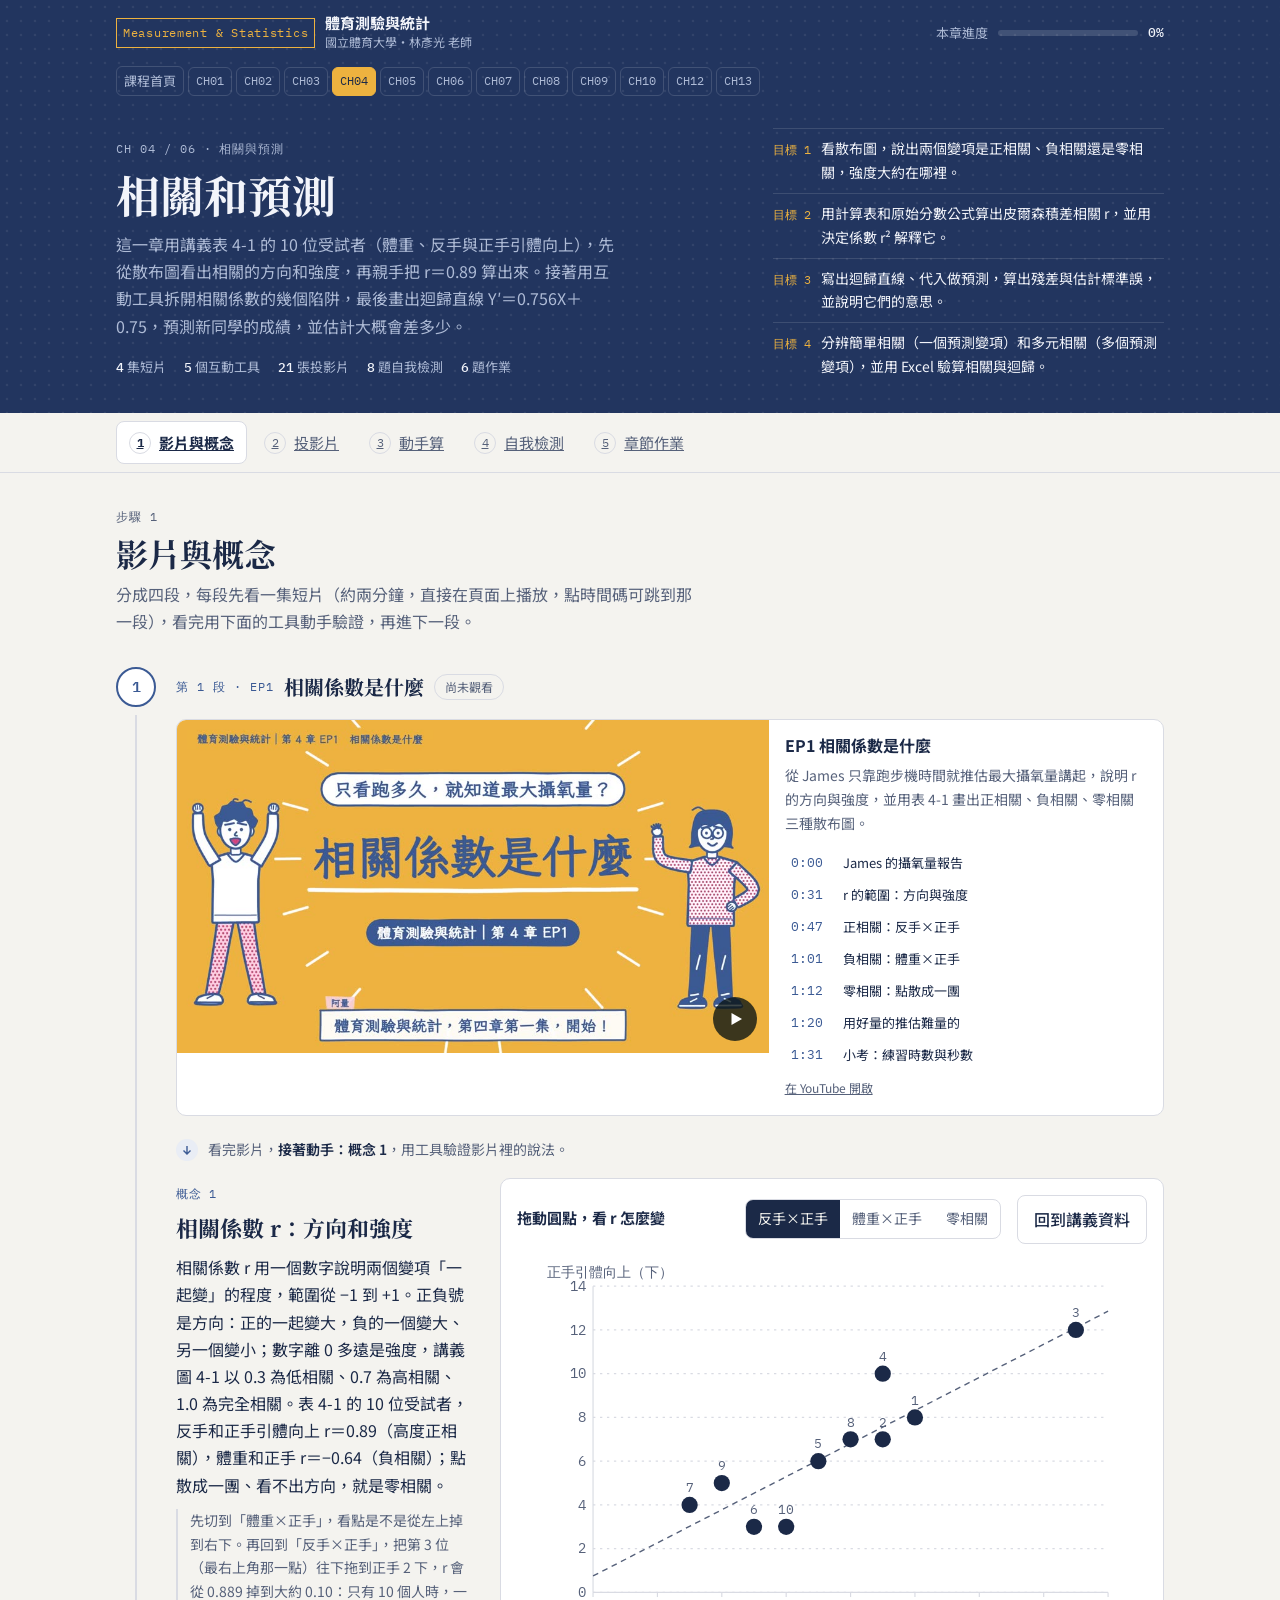
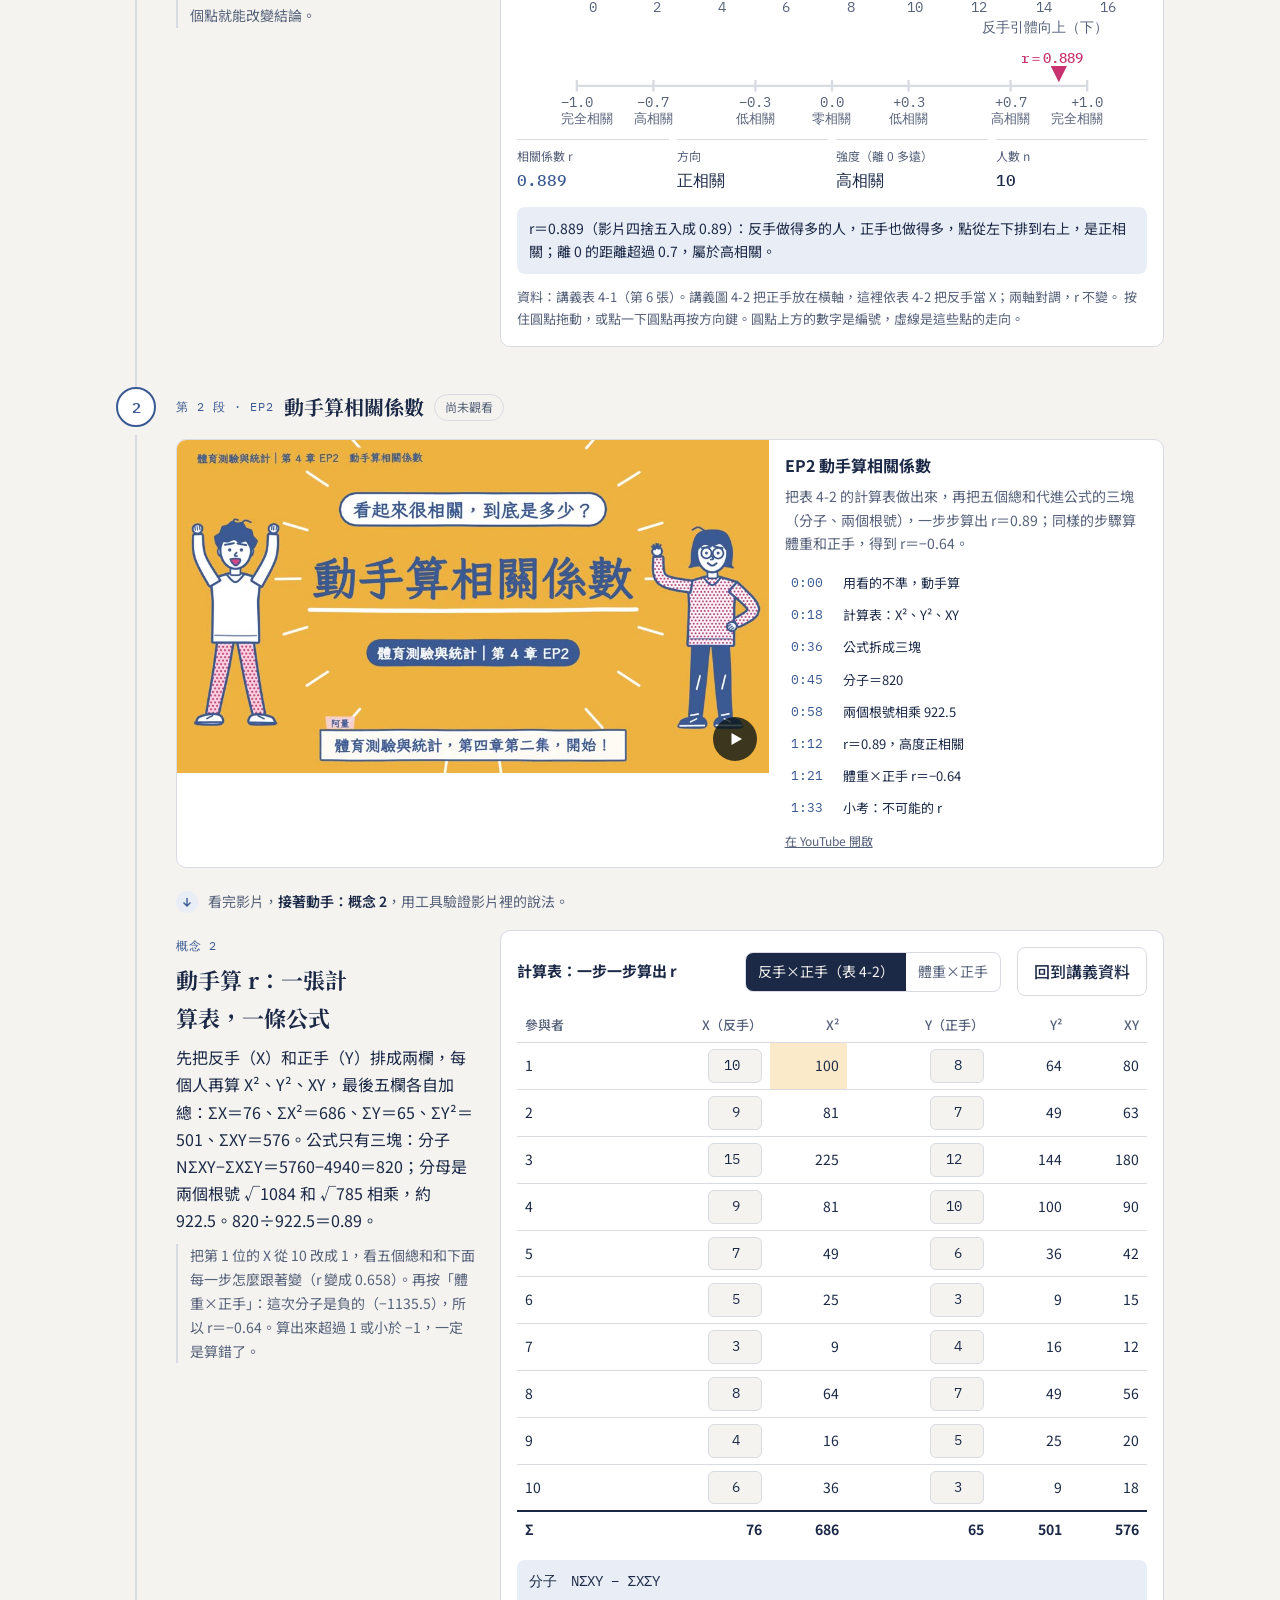
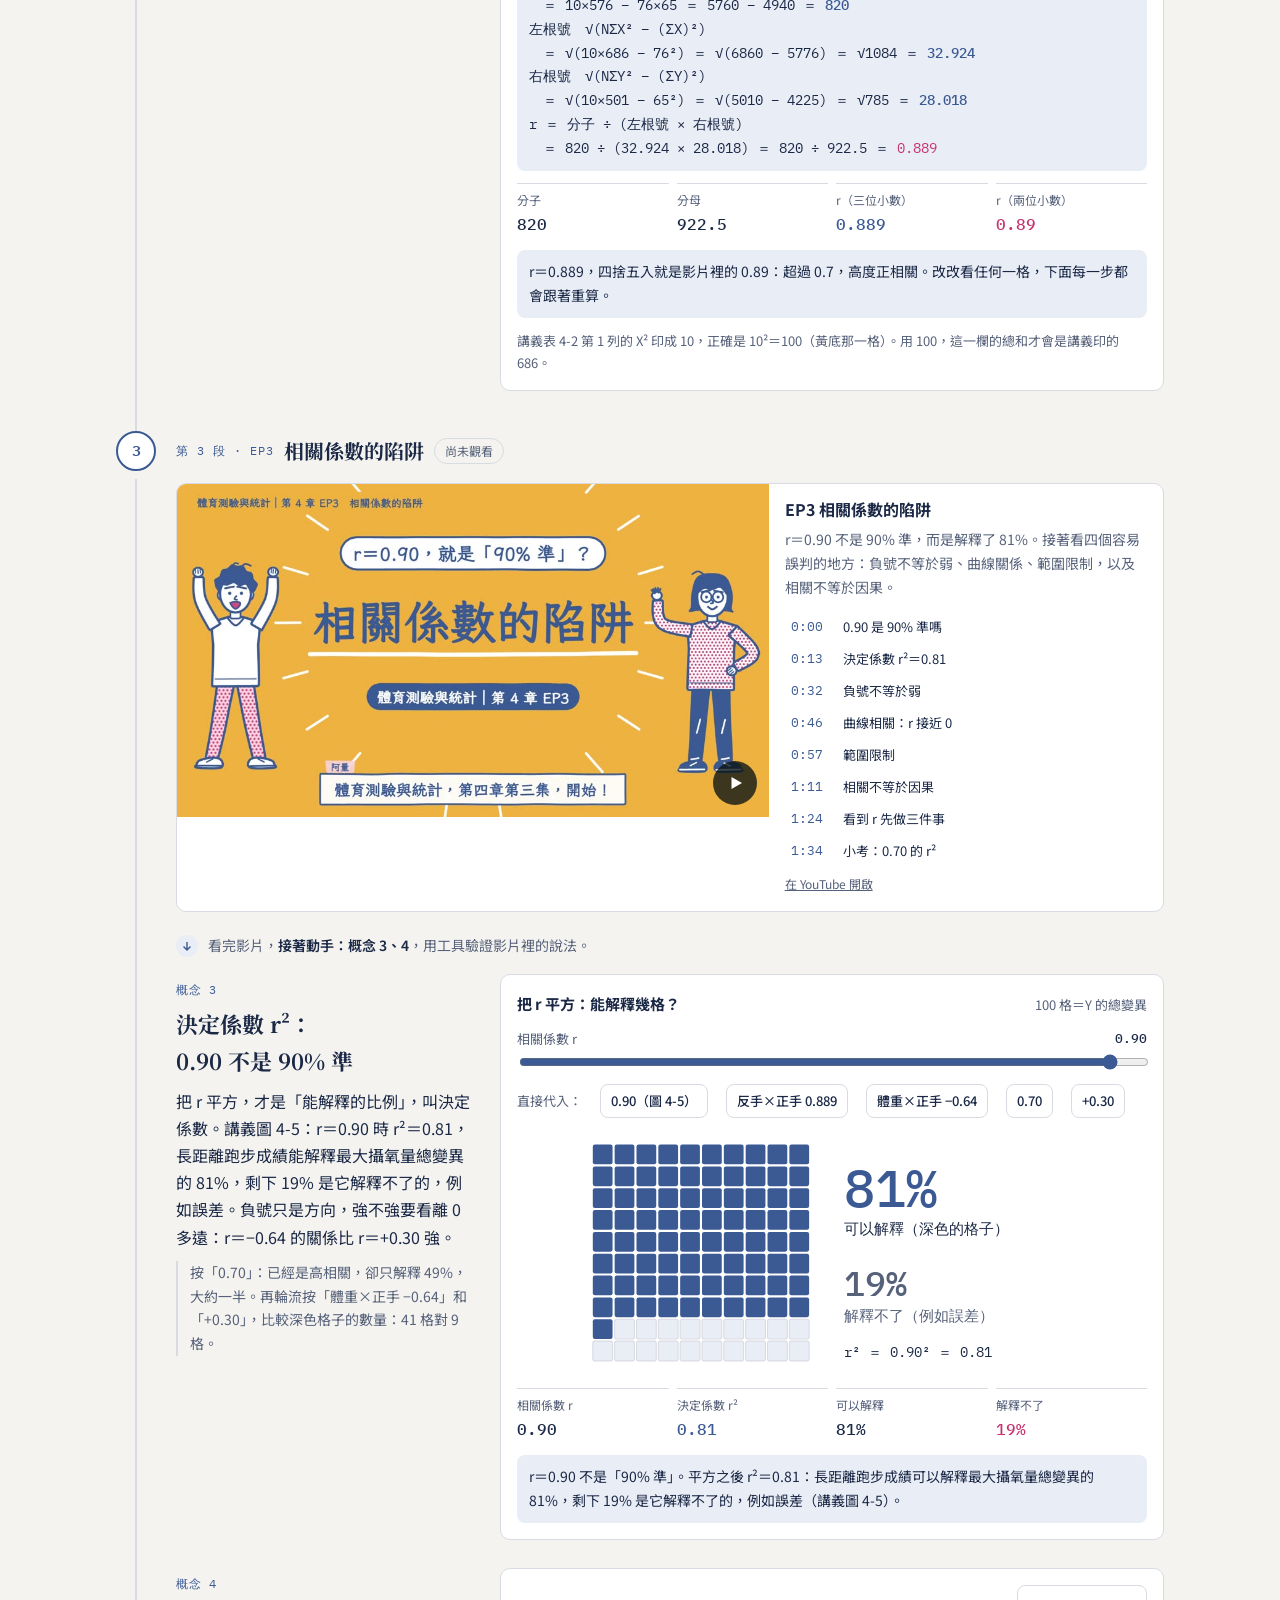
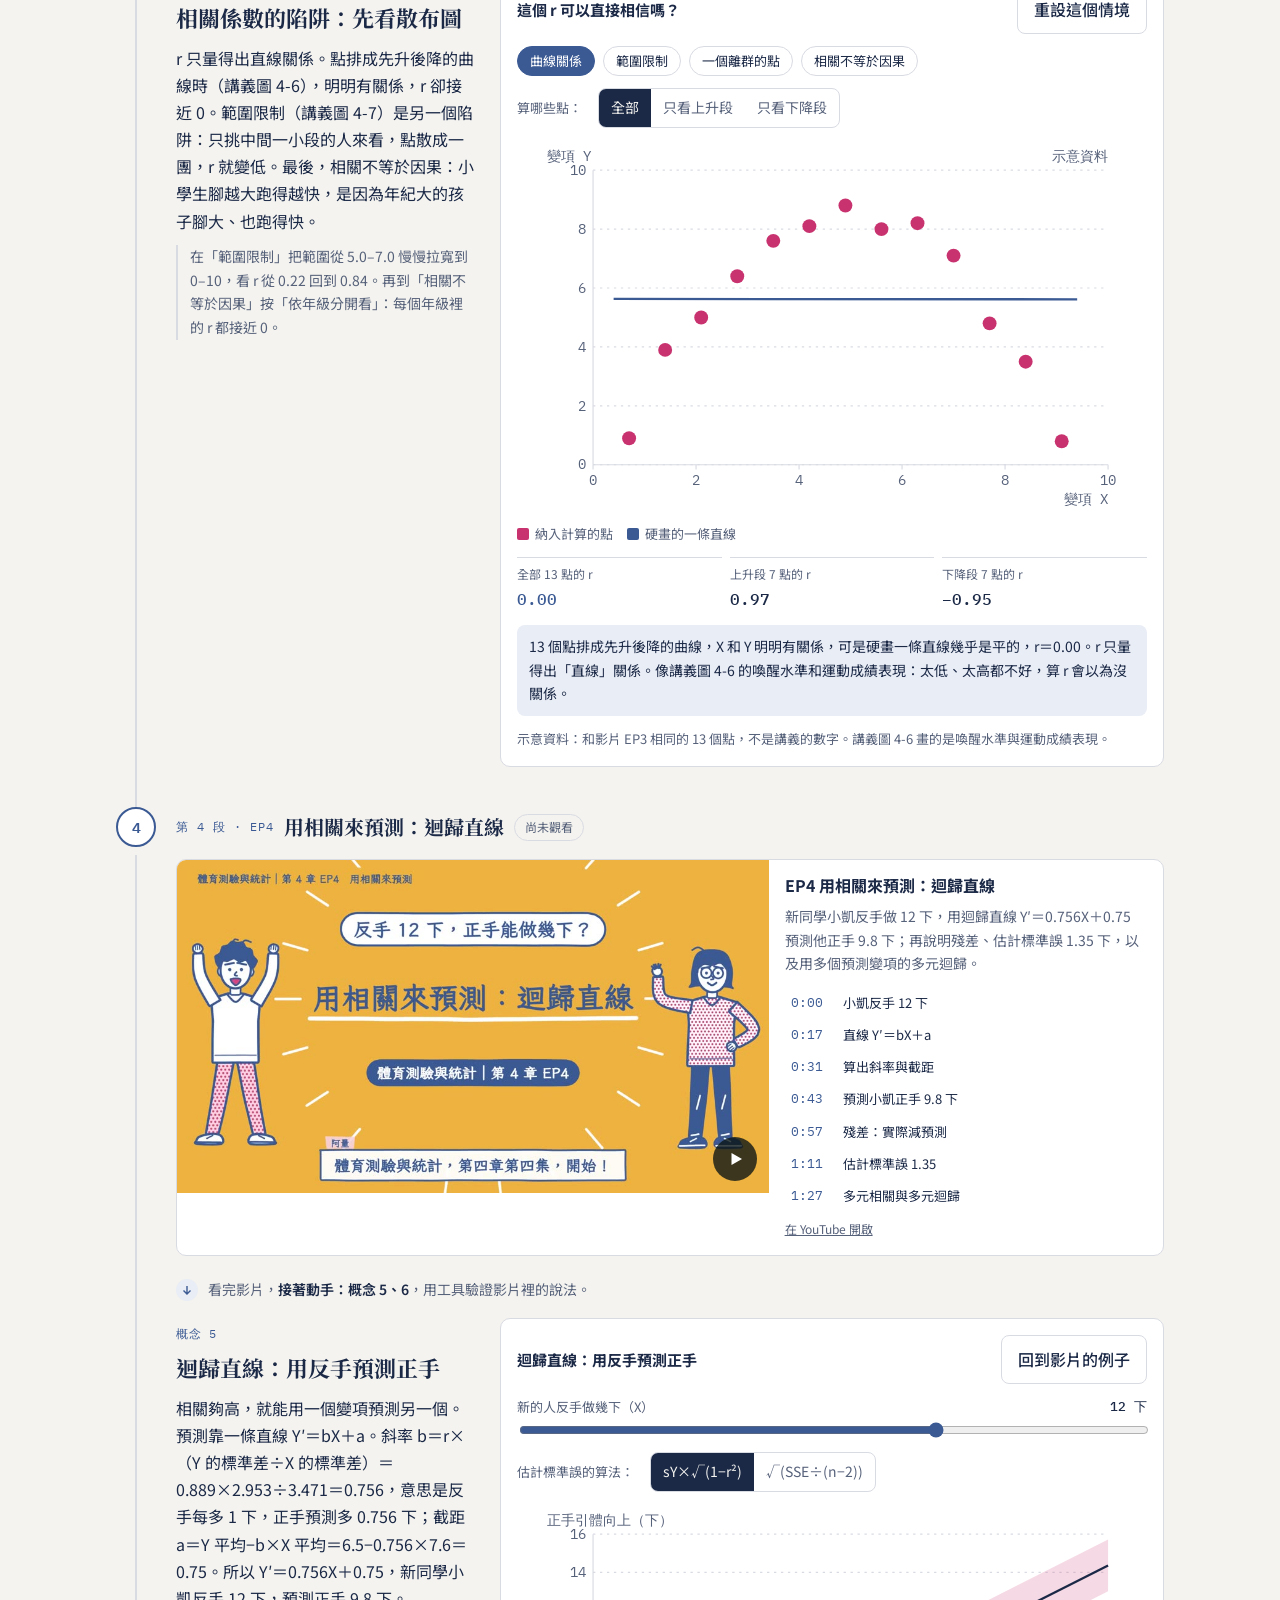
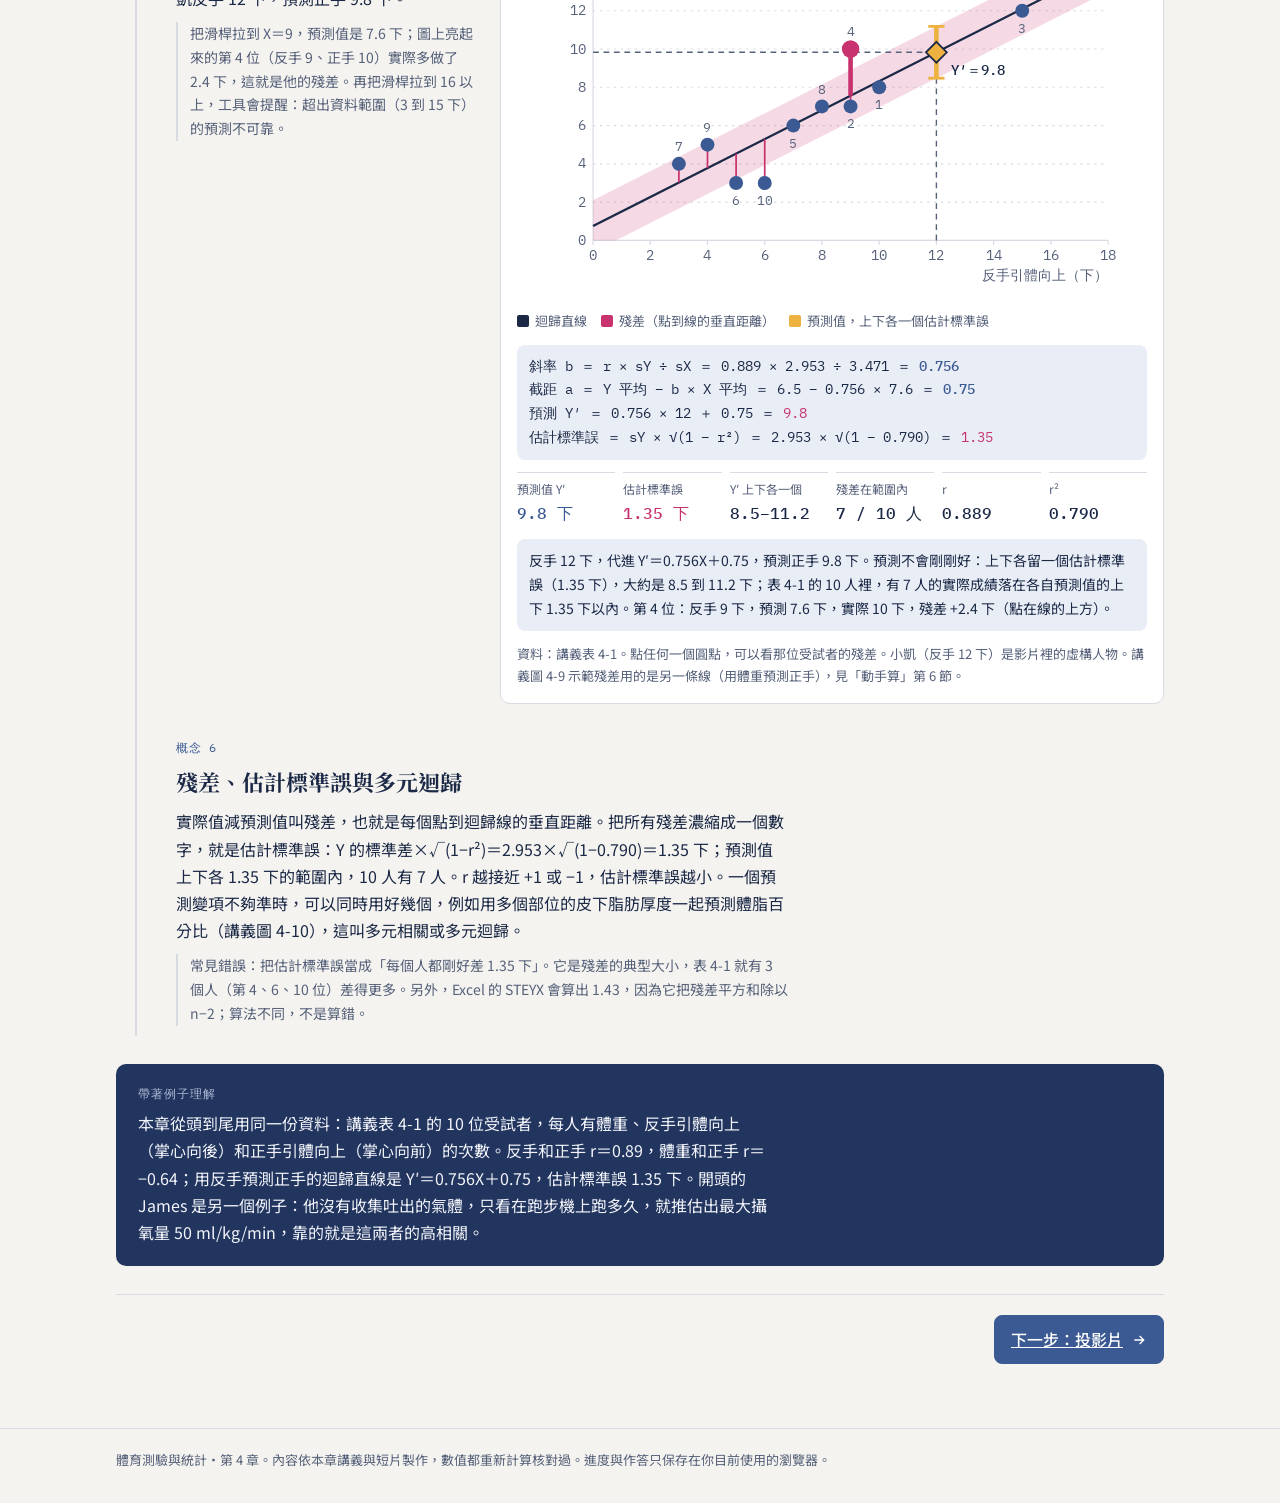
<file: ch4/index.html>
<!doctype html>
<html lang="zh-Hant"><head><meta charset="utf-8"><meta name="viewport" content="width=device-width,initial-scale=1,viewport-fit=cover">
<title>體育測驗與統計 第 4 章 相關和預測</title>
<link rel="preconnect" href="https://fonts.googleapis.com">
<link rel="preconnect" href="https://fonts.gstatic.com" crossorigin>
<link rel="stylesheet" href="https://fonts.googleapis.com/css2?family=IBM+Plex+Mono:wght@400;500&family=Noto+Sans+TC:wght@400;500;700&family=Noto+Serif+TC:wght@600;700&display=swap">
<style>
body{margin:0}img{max-width:100%}[hidden]{display:none!important}

/* Layout: one chapter, five stages as tabs under a sticky bar; each stage is one focused page with prev/next. Paper ground, deep-teal ink, two analytic marks (teal = mean, amber = median). */
:root{
  --bg:#F5F4EE; --surface:#FFFFFF; --ink:#152826; --muted:#566865; --line:#D8DCD4;
  --accent:#0B7A80; --accent-ink:#FFFFFF; --amber:#B4530A; --soft:#E7EEEB;
  --ok:#1E7B45; --bad:#B42318; --band:#163533; --band-ink:#E8F1EE; --band-muted:#9FBDB7;
  --display:"Noto Serif TC","Songti TC","PMingLiU",serif;
  --body:"Noto Sans TC","PingFang TC","Microsoft JhengHei",system-ui,sans-serif;
  --mono:"IBM Plex Mono",ui-monospace,"SFMono-Regular",Menlo,monospace;
  --r:10px;
}
@media (prefers-color-scheme: dark){:root:not([data-theme="light"]){
  --bg:#0E1716; --surface:#152220; --ink:#E4ECE9; --muted:#9AAEA9; --line:#2B3B38;
  --accent:#45C1C6; --accent-ink:#04201F; --amber:#F0A24A; --soft:#1B2C2A;
  --ok:#5BC98A; --bad:#F2877D; --band:#0A2321; --band-ink:#DDEBE7; --band-muted:#86A8A2; color-scheme:dark}}
:root[data-theme="dark"]{
  --bg:#0E1716; --surface:#152220; --ink:#E4ECE9; --muted:#9AAEA9; --line:#2B3B38;
  --accent:#45C1C6; --accent-ink:#04201F; --amber:#F0A24A; --soft:#1B2C2A;
  --ok:#5BC98A; --bad:#F2877D; --band:#0A2321; --band-ink:#DDEBE7; --band-muted:#86A8A2; color-scheme:dark}
*{box-sizing:border-box}
body{background:var(--bg);color:var(--ink);font-family:var(--body);font-size:16px;line-height:1.7;-webkit-font-smoothing:antialiased;overflow-wrap:break-word}
.hero>*,.top>*,.concept>*,.guide-layout>*{min-width:0}
body::before{content:"";position:fixed;inset:0 0 auto;height:env(safe-area-inset-top,0px);z-index:30;background:var(--band)}
a{color:var(--accent)}
button{font:inherit;cursor:pointer;color:inherit}
:focus-visible{outline:2px solid var(--accent);outline-offset:2px;border-radius:4px}
h1,h2,h3,h4{text-wrap:balance;margin:0}
.wrap{max-width:1080px;margin:0 auto;padding-left:max(16px,env(safe-area-inset-left,0px));padding-right:max(16px,env(safe-area-inset-right,0px))}
.mono{font-family:var(--mono);font-variant-numeric:tabular-nums}
.label{font-family:var(--mono);font-size:12px;letter-spacing:.08em;text-transform:uppercase;color:var(--muted)}

/* top band */
.band{background:var(--band);color:var(--band-ink)}
.top{display:flex;align-items:center;gap:16px;padding-block:14px;flex-wrap:wrap}
.brand{display:flex;align-items:center;gap:10px;margin-right:auto}
.brand-mark{font-family:var(--mono);font-size:12px;border:1px solid var(--band-muted);padding:4px 6px;letter-spacing:.06em}
.brand strong{display:block;font-size:15px;line-height:1.2}
.brand small{display:block;font-size:12px;color:var(--band-muted)}
.meter{display:flex;align-items:center;gap:10px;font-size:13px;color:var(--band-muted)}
.meter-track{width:140px;height:6px;background:rgba(255,255,255,.14);border-radius:3px;overflow:hidden}
.meter-fill{height:100%;background:var(--band-ink);width:0;transition:width .3s ease}
.meter b{color:var(--band-ink);font-family:var(--mono);font-weight:500}
.hero{padding-block:28px 34px;display:grid;grid-template-columns:minmax(0,1.6fr) minmax(0,1fr);gap:32px;align-items:end}
.hero .label{color:var(--band-muted)}
.hero h1{font-family:var(--display);font-size:clamp(28px,4.4vw,44px);line-height:1.2;margin:8px 0 10px;font-weight:700}
.hero p{margin:0;color:var(--band-muted);max-width:56ch}
.hero ul{list-style:none;margin:0;padding:0;display:grid;gap:8px;font-size:14px}
.hero li{display:flex;gap:10px;align-items:baseline;border-top:1px solid rgba(255,255,255,.12);padding-top:8px}
.hero li span{font-family:var(--mono);font-size:12px;color:var(--band-muted)}
.facts{display:flex;flex-wrap:wrap;gap:6px 18px;margin-top:16px;font-size:13px;color:var(--band-muted)}
.facts b{color:var(--band-ink);font-family:var(--mono);font-weight:500}

/* stage bar */
.stagebar{position:sticky;top:env(safe-area-inset-top,0px);z-index:20;background:var(--bg);border-bottom:1px solid var(--line)}
.stages{display:flex;gap:4px;overflow-x:auto;scrollbar-width:none;padding-block:8px}
.stages::-webkit-scrollbar{display:none}
.stage-tab{flex:0 0 auto;display:flex;align-items:center;gap:8px;border:1px solid transparent;background:none;padding:8px 12px;border-radius:8px;font-size:15px;color:var(--muted);transition:background .2s,color .2s}
.stage-tab:hover{background:var(--soft);color:var(--ink)}
.stage-tab[aria-current="page"]{background:var(--surface);border-color:var(--line);color:var(--ink);font-weight:700}
.stage-tab .n{font-family:var(--mono);font-size:12px;width:22px;height:22px;border-radius:50%;display:grid;place-items:center;border:1px solid var(--line)}
.stage-tab.done .n{background:var(--ok);border-color:var(--ok);color:var(--bg)}

main{padding-block:28px 64px}
.stage{display:grid;gap:28px}
.stage[hidden]{display:none}
.stage-head h2{font-family:var(--display);font-size:clamp(24px,3.2vw,32px);line-height:1.25;margin-top:4px}
.stage-head p{margin:8px 0 0;color:var(--muted);max-width:65ch}
.panel{background:var(--surface);border:1px solid var(--line);border-radius:var(--r);padding:20px}
.panel h3{font-size:18px;margin-bottom:6px}
.prose{max-width:68ch}
.prose p{margin:0 0 10px}
.btn{display:inline-flex;align-items:center;gap:8px;border-radius:8px;padding:10px 16px;font-weight:500;border:1px solid var(--line);background:var(--surface);transition:background .2s,border-color .2s,transform .2s}
.btn:hover{border-color:var(--accent)}
.btn.primary{background:var(--accent);border-color:var(--accent);color:var(--accent-ink)}
.btn.primary:hover{transform:translateY(-1px)}
.btn[disabled]{opacity:.5;cursor:not-allowed;transform:none}
.btn svg{width:16px;height:16px;flex:0 0 auto}
.pager{display:flex;justify-content:space-between;gap:12px;flex-wrap:wrap;border-top:1px solid var(--line);padding-top:20px}
.seg{display:inline-flex;border:1px solid var(--line);border-radius:8px;overflow:hidden;background:var(--surface)}
.seg button{border:0;background:none;padding:7px 12px;font-size:14px;color:var(--muted);transition:background .2s,color .2s}
.seg button[aria-pressed="true"]{background:var(--ink);color:var(--bg)}
.controls{display:flex;flex-wrap:wrap;gap:10px 16px;align-items:center}
.controls label{font-size:14px;color:var(--muted);display:flex;gap:8px;align-items:center}
input[type=range]{accent-color:var(--accent)}

/* videos */
.videos{display:grid;grid-template-columns:repeat(3,minmax(0,1fr));gap:16px}
.video{display:flex;flex-direction:column;background:var(--surface);border:1px solid var(--line);border-radius:var(--r);overflow:hidden}
.video .thumb{position:relative;display:block;aspect-ratio:16/9;max-width:100%;background:var(--soft)}
.video .thumb img{width:100%;height:100%;object-fit:cover;display:block}
.video .play{position:absolute;inset:auto 12px 12px auto;width:44px;height:44px;border-radius:50%;background:rgba(10,20,20,.78);display:grid;place-items:center;transition:transform .2s}
.video .thumb:hover .play{transform:translateY(-2px)}
.video .play svg{width:18px;height:18px;fill:#fff;margin-left:3px}
.video .seen{position:absolute;left:10px;top:10px;font-size:12px;background:var(--ok);color:var(--bg);padding:2px 8px;border-radius:20px}
.video .body{padding:14px 16px 16px;display:flex;flex-direction:column;gap:8px;flex:1}
.video h3{font-size:16px;line-height:1.4}
.video p{margin:0;font-size:14px;color:var(--muted)}
.chips{list-style:none;margin:4px 0 0;padding:0;display:grid;gap:2px}
.chips a{display:grid;grid-template-columns:44px 1fr;gap:8px;text-decoration:none;color:var(--ink);font-size:13px;padding:4px 6px;border-radius:6px;transition:background .2s}
.chips a:hover{background:var(--soft)}
.chips .t{font-family:var(--mono);color:var(--accent)}
.note{font-size:13px;color:var(--muted)}

/* concepts */
.concept{display:grid;grid-template-columns:minmax(0,300px) minmax(0,1fr);gap:24px;align-items:start}
.concept-text .num{font-family:var(--mono);font-size:12px;color:var(--accent);letter-spacing:.06em}
.concept-text h3{font-family:var(--display);font-size:22px;margin:4px 0 8px}
.concept-text p{margin:0 0 10px;color:var(--ink)}
.concept-text .tip{font-size:14px;color:var(--muted);border-left:2px solid var(--line);padding-left:12px}
.widget{background:var(--surface);border:1px solid var(--line);border-radius:var(--r);padding:16px;display:grid;gap:12px;min-width:0}
.widget-title{display:flex;justify-content:space-between;gap:12px;flex-wrap:wrap;align-items:baseline}
.widget-title strong{font-size:15px}
.chart{width:100%;overflow-x:auto}
.chart svg{display:block;width:100%;height:auto;min-width:300px}
.chart text{fill:var(--muted);font-family:var(--mono);font-size:11px}
.chart .axis{stroke:var(--line)}
.chart .grid{stroke:var(--line);stroke-dasharray:2 4}
.chart .bar{fill:var(--accent);opacity:.28}
.chart .bar:hover{opacity:.45}
.chart .mean{stroke:var(--accent);stroke-width:2;stroke-dasharray:6 4}
.chart .median{stroke:var(--amber);stroke-width:2}
.chart .meanlab{fill:var(--accent);font-weight:500}
.chart .medlab{fill:var(--amber);font-weight:500}
.chart .box{fill:var(--soft);stroke:var(--ink);stroke-width:1.2}
.chart .whisk{stroke:var(--ink);stroke-width:1.2}
.chart .out{fill:var(--surface);stroke:var(--ink);stroke-width:1.2;cursor:pointer}
.chart .out.ext{fill:var(--ink)}
.chart .out:hover,.chart .out.sel{stroke:var(--amber);stroke-width:2.5}
.chart .grp{fill:var(--ink);font-size:12px}
.chart .dot{fill:var(--ink);cursor:grab;transition:fill .15s}
.chart .dot:hover,.chart .dot.active{fill:var(--amber)}
.chart .iqr{fill:var(--amber);opacity:.12}
.stats{display:grid;grid-template-columns:repeat(auto-fit,minmax(92px,1fr));gap:8px}
.stat{border-top:1px solid var(--line);padding-top:6px}
.stat span{display:block;font-size:12px;color:var(--muted)}
.stat b{font-family:var(--mono);font-weight:500;font-size:16px;font-variant-numeric:tabular-nums}
.stat.mean b{color:var(--accent)} .stat.med b{color:var(--amber)}
.readout{font-size:14px;background:var(--soft);border-radius:8px;padding:10px 12px;margin:0}
.tbl-wrap{overflow-x:auto}
table{border-collapse:collapse;width:100%;font-size:14px}
th,td{text-align:left;padding:7px 10px;border-bottom:1px solid var(--line);white-space:nowrap}
th{font-weight:500;color:var(--muted);font-size:13px}
td.n{font-family:var(--mono);font-variant-numeric:tabular-nums;text-align:right}
th.n{text-align:right}
.example{background:var(--band);color:var(--band-ink);border-radius:var(--r);padding:20px 22px;display:grid;gap:6px}
.example .label{color:var(--band-muted)}
.example p{margin:0;max-width:70ch}

/* slides */
.viewer{display:grid;gap:12px}
.slide-frame{position:relative;background:var(--surface);border:1px solid var(--line);border-radius:var(--r);overflow:hidden;aspect-ratio:16/9;max-width:100%}
.slide-frame img{width:100%;height:100%;object-fit:contain;display:block}
.slide-nav{display:flex;align-items:center;gap:10px;flex-wrap:wrap}
.slide-nav .count{font-family:var(--mono);font-size:14px;margin-right:auto}
.strip{display:flex;gap:8px;overflow-x:auto;padding-bottom:6px}
.strip button{flex:0 0 auto;width:112px;border:2px solid transparent;border-radius:6px;padding:0;background:var(--surface);overflow:hidden;opacity:.7;transition:opacity .2s,border-color .2s}
.strip button img{display:block;width:100%;aspect-ratio:16/9;object-fit:cover}
.strip button[aria-current="true"]{border-color:var(--accent);opacity:1}
.strip button:hover{opacity:1}
.dl-row{display:flex;flex-wrap:wrap;gap:10px}

/* spss */
.files{display:grid;grid-template-columns:repeat(auto-fill,minmax(250px,1fr));gap:10px}
.file{display:flex;gap:12px;align-items:flex-start;border:1px solid var(--line);border-radius:8px;padding:12px;background:var(--surface)}
.file .ext{font-family:var(--mono);font-size:11px;border:1px solid var(--line);border-radius:4px;padding:2px 5px;color:var(--muted);flex:0 0 auto;margin-top:2px}
.file div{min-width:0;flex:1}
.file strong{display:block;font-size:14px;font-weight:500;line-height:1.45}
.file small{display:block;font-size:12px;color:var(--muted);word-break:break-all}
.file button{margin-top:6px;border:0;background:none;color:var(--accent);padding:0;font-size:13px;font-weight:500}
.file .inzip{margin-top:6px;font-size:12px;color:var(--muted)}
.guide-layout{display:grid;grid-template-columns:220px minmax(0,1fr);gap:28px;align-items:start}
.toc{position:sticky;top:calc(env(safe-area-inset-top,0px) + 70px);display:grid;gap:2px;font-size:14px}
.toc a{display:flex;gap:8px;text-decoration:none;color:var(--muted);padding:6px 8px;border-radius:6px;transition:background .2s,color .2s}
.toc a:hover{background:var(--soft);color:var(--ink)}
.toc a.done{color:var(--ok)}
.toc a .ck{width:14px;flex:0 0 auto}
.sec{border:1px solid var(--line);border-radius:var(--r);background:var(--surface);margin-bottom:12px;scroll-margin-top:80px}
.sec>summary{list-style:none;cursor:pointer;padding:16px 18px;display:flex;gap:12px;align-items:center;font-weight:700;font-size:17px}
.sec>summary::-webkit-details-marker{display:none}
.sec>summary .chev{margin-left:auto;transition:transform .2s;width:18px;height:18px;flex:0 0 auto}
.sec[open]>summary .chev{transform:rotate(180deg)}
.sec>summary .badge{font-size:12px;font-weight:500;color:var(--ok);font-family:var(--mono)}
.sec-body{padding:0 18px 18px;border-top:1px solid var(--line)}
.sec-body h3{font-size:17px;margin:22px 0 8px}
.sec-body h4{font-size:15px;margin:18px 0 6px;color:var(--accent)}
.sec-body p,.sec-body li{max-width:72ch}
.sec-body p{margin:0 0 10px}
.sec-body ol,.sec-body ul{margin:0 0 10px;padding-left:22px}
.sec-body code{font-family:var(--mono);font-size:.88em;background:var(--soft);padding:1px 5px;border-radius:4px}
.code{position:relative;background:var(--band);color:var(--band-ink);border-radius:8px;padding:14px 16px;margin:6px 0 12px;overflow-x:auto}
.code pre{margin:0;font-family:var(--mono);font-size:13px;line-height:1.6}
.code button{position:absolute;right:8px;top:8px;font-size:12px;border:1px solid var(--band-muted);background:none;color:var(--band-ink);border-radius:6px;padding:2px 8px}
figure{margin:8px 0 16px}
figure img{display:block;max-width:100%;height:auto;border:1px solid var(--line);border-radius:6px;cursor:zoom-in;background:var(--soft)}
figcaption{font-size:13px;color:var(--muted);margin-top:6px}
.borrowed{font-size:12px;color:var(--amber);margin:0 0 6px}
.sec-done{display:flex;justify-content:flex-end;margin-top:12px}
.slideref{border:1px solid var(--line);border-left:3px solid var(--amber);border-radius:0 8px 8px 0;background:var(--soft);padding:12px 14px;margin:6px 0 14px;display:grid;gap:8px}
.slideref .label{color:var(--amber)}
.slideref p{margin:0;font-size:14px}
.slideref .pics{display:grid;grid-template-columns:repeat(auto-fit,minmax(220px,1fr));gap:10px}
.slideref figure{margin:0}
.slideref img{border-radius:4px}
.slideref figcaption{display:flex;justify-content:space-between;gap:8px}
.slideref figcaption a{font-size:13px}
.lightbox{position:fixed;inset:0;z-index:50;background:rgba(5,12,12,.86);display:grid;place-items:center;padding:max(16px,env(safe-area-inset-top,0px)) max(16px,env(safe-area-inset-right,0px)) max(16px,env(safe-area-inset-bottom,0px)) max(16px,env(safe-area-inset-left,0px))}
.lightbox img{max-width:100%;max-height:85vh;border-radius:6px;background:#fff}
.lightbox p{color:#e8f1ee;font-size:14px;margin:10px 0 0;text-align:center}
.lightbox button{position:absolute;top:calc(env(safe-area-inset-top,0px) + 12px);right:calc(env(safe-area-inset-right,0px) + 12px);background:rgba(255,255,255,.12);border:0;color:#fff;border-radius:8px;padding:8px 12px}

/* quiz & homework */
.qlist{display:grid;gap:14px}
.q{background:var(--surface);border:1px solid var(--line);border-radius:var(--r);padding:18px;display:grid;gap:10px}
.q legend,.q .prompt{font-weight:500;font-size:16px;padding:0;display:flex;gap:10px}
.q .qn{font-family:var(--mono);font-size:13px;color:var(--accent);flex:0 0 auto;padding-top:2px}
fieldset.q{margin:0;min-width:0}
.opts{display:grid;gap:6px}
.opt{display:flex;gap:10px;align-items:flex-start;border:1px solid var(--line);border-radius:8px;padding:9px 12px;cursor:pointer;transition:border-color .2s,background .2s}
.opt:hover{border-color:var(--accent)}
.opt input{margin-top:5px;accent-color:var(--accent)}
.opt.right{border-color:var(--ok);background:color-mix(in srgb,var(--ok) 10%,transparent)}
.opt.wrong{border-color:var(--bad);background:color-mix(in srgb,var(--bad) 8%,transparent)}
.fb{border-radius:8px;padding:10px 12px;font-size:14px;margin:0}
.fb.ok{background:color-mix(in srgb,var(--ok) 12%,transparent)}
.fb.no{background:color-mix(in srgb,var(--bad) 10%,transparent)}
.fb b{display:block;margin-bottom:2px}
.fb.ok b{color:var(--ok)} .fb.no b{color:var(--bad)}
.numrow{display:flex;gap:8px;flex-wrap:wrap;align-items:center}
.numrow input{font:inherit;font-family:var(--mono);width:160px;padding:8px 10px;border:1px solid var(--line);border-radius:8px;background:var(--bg);color:var(--ink)}
textarea{font:inherit;width:100%;min-height:120px;padding:10px 12px;border:1px solid var(--line);border-radius:8px;background:var(--bg);color:var(--ink);resize:vertical}
textarea:focus,.numrow input:focus{outline:none;border-color:var(--accent);box-shadow:0 0 0 3px color-mix(in srgb,var(--accent) 20%,transparent)}
.ref{border-left:3px solid var(--accent);background:var(--soft);border-radius:0 8px 8px 0;padding:12px 14px;font-size:14px}
.ref h4{font-size:14px;margin-bottom:6px;color:var(--accent)}
.ref p{margin:0 0 6px}
.ref table{font-size:13px;background:var(--surface)}
.score{display:flex;gap:16px;align-items:center;flex-wrap:wrap}
.score b{font-family:var(--mono);font-size:28px;font-weight:500}
.status-line{font-size:13px;color:var(--muted)}
.confirm{display:inline-flex;gap:8px;align-items:center;font-size:14px}
.toast{position:fixed;left:50%;bottom:calc(env(safe-area-inset-bottom,0px) + 20px);transform:translateX(-50%);background:var(--ink);color:var(--bg);padding:10px 16px;border-radius:8px;font-size:14px;z-index:60;max-width:calc(100% - 32px)}
footer{border-top:1px solid var(--line);padding-block:20px 32px;font-size:13px;color:var(--muted)}

@media (max-width:860px){
  .hero{grid-template-columns:1fr;gap:20px}
  .videos{grid-template-columns:1fr}
  .concept{grid-template-columns:1fr}
  .guide-layout{grid-template-columns:1fr}
  .toc{position:static;grid-template-columns:repeat(auto-fill,minmax(150px,1fr))}
  .meter-track{width:90px}
}
@media (prefers-reduced-motion:reduce){*{transition:none!important;scroll-behavior:auto!important}}

.chapnav{display:flex;gap:4px;flex-wrap:wrap;align-items:center;padding-bottom:4px}
.chapnav a,.chapnav span{font-family:var(--mono);font-size:12px;text-decoration:none;color:var(--band-muted);border:1px solid rgba(255,255,255,.14);border-radius:6px;padding:3px 7px;transition:color .2s,border-color .2s}
.chapnav a:hover{color:var(--band-ink);border-color:var(--band-muted)}
.chapnav .cur{color:var(--band);background:var(--band-ink);border-color:var(--band-ink)}
.chapnav .home{font-family:var(--body);font-size:13px}
.concept.solo{grid-template-columns:minmax(0,1fr)}
.concept.solo .concept-text{max-width:68ch}
.ct{border-collapse:separate;border-spacing:0;font-size:14px;width:auto;min-width:100%}
.ct th,.ct td{border-bottom:1px solid var(--line);padding:8px 10px;text-align:right;white-space:nowrap}
.ct th:first-child,.ct td:first-child{text-align:left}
.ct td.cell{cursor:pointer;font-family:var(--mono);transition:background .2s}
.ct td.cell:hover{background:var(--soft)}
.ct td.num,.ct td.tot{font-family:var(--mono)}
.ct .hl-num{background:color-mix(in srgb,var(--accent) 22%,transparent);font-weight:700}
.ct .hl-den{background:color-mix(in srgb,var(--amber) 16%,transparent)}
.ct input{width:72px;font:inherit;font-family:var(--mono);text-align:right;padding:5px 7px;border:1px solid var(--line);border-radius:6px;background:var(--bg);color:var(--ink)}
.ct .exp{display:block;font-size:11px;color:var(--muted)}
.ct .exp.low{color:var(--bad);font-weight:700}
.frac{font-family:var(--mono);font-size:18px}
.frac b{color:var(--accent);font-weight:500}
.frac i{font-style:normal;color:var(--amber)}
.slider-row{display:grid;grid-template-columns:repeat(auto-fit,minmax(170px,1fr));gap:8px 18px}
.slider-row label{display:grid;gap:2px;font-size:13px;color:var(--muted)}
.slider-row label span{display:flex;justify-content:space-between}
.slider-row label b{font-family:var(--mono);font-weight:500;color:var(--ink)}
.slider-row input[type=range]{width:100%}
.chart .area-p{fill:var(--accent);opacity:.35}
.chart .area-r{fill:var(--amber);opacity:.18}
.chart .curve{fill:none;stroke:var(--ink);stroke-width:1.6}
.chart .curve2{fill:none;stroke:var(--amber);stroke-width:1.6}
.chart .curve3{fill:none;stroke:var(--accent);stroke-width:1.6}
.chart .zline{stroke:var(--ink);stroke-width:2}
.chart .bar2{fill:var(--amber);opacity:.55}
.chart .bar.sel,.chart .bar.ext{opacity:.8}
.chart .bar2.sel{opacity:.95}
.chart .ci-hit{stroke:var(--accent);stroke-width:1.6}
.chart .ci-miss{stroke:var(--amber);stroke-width:2.4}
.chart .ptA{fill:var(--accent)}
.chart .ptB{fill:var(--amber)}
.chart .ptN{fill:var(--ink);opacity:.55}
.chart .fit{stroke:var(--ink);stroke-width:2}
.chart .fitA{stroke:var(--accent);stroke-width:2}
.chart .fitB{stroke:var(--amber);stroke-width:2}
.chart .drag{cursor:grab}
.decision{font-weight:700}
.decision.rej{color:var(--accent)} .decision.keep{color:var(--amber)}
.legend{display:flex;gap:14px;flex-wrap:wrap;font-size:13px;color:var(--muted)}
.legend i{display:inline-block;width:12px;height:12px;border-radius:2px;margin-right:6px;vertical-align:-1px}
.num-in{width:96px;font:inherit;font-variant-numeric:tabular-nums;padding:6px 8px;border:1px solid var(--line);border-radius:6px;background:var(--surface);color:var(--ink)}
.num-in:focus{outline:2px solid var(--accent);outline-offset:1px}
.in-row{display:flex;flex-wrap:wrap;gap:10px 18px;align-items:center;margin:10px 0}
.in-row label{display:flex;align-items:center;gap:8px}
.in-row .btn{padding:5px 10px;font-size:13px}
.area-q{fill:var(--amber);opacity:.4}
/* ===== episode flow: watch one, play one ===== */
.epflow{display:grid;gap:40px;margin-top:4px}
.ep{position:relative;padding-left:60px}
.ep::before{content:"";position:absolute;left:19px;top:48px;bottom:-40px;width:2px;background:var(--line)}
.ep:last-child::before{bottom:0}
.ep-badge{position:absolute;left:0;top:0;width:40px;height:40px;border-radius:50%;display:grid;place-items:center;font-family:var(--mono);font-size:15px;font-weight:600;background:var(--surface);color:var(--accent);border:2px solid var(--accent);transition:background .3s,color .3s,border-color .3s}
.ep.watched .ep-badge{background:var(--ok);border-color:var(--ok);color:var(--bg)}
.ep-head{display:flex;align-items:center;gap:10px;flex-wrap:wrap;min-height:40px;margin-bottom:12px}
.ep-head .label{color:var(--accent)}
.ep-head h3{font-family:var(--display);font-size:20px;margin:0}
.ep-state{font-size:12px;border-radius:20px;padding:2px 10px;border:1px solid var(--line);color:var(--muted)}
.ep.watched .ep-state{border-color:var(--ok);color:var(--ok)}
.ep .video{flex-direction:row}
.ep .video .thumb{flex:0 0 min(60%,640px);align-self:flex-start}
.ep-go{display:flex;align-items:center;gap:10px;margin:22px 0 16px;font-size:14px;color:var(--muted)}
.ep-go::before{content:"";width:22px;height:22px;flex:0 0 auto;border-radius:50%;background:var(--soft) url("data:image/svg+xml,%3Csvg xmlns='http://www.w3.org/2000/svg' viewBox='0 0 24 24' fill='none' stroke='%233B5A94' stroke-width='2.4'%3E%3Cpath d='M12 5v14M6 13l6 6 6-6'/%3E%3C/svg%3E") center/14px no-repeat}
.ep-go b{color:var(--ink);font-weight:600}
.ep-concepts{display:grid;gap:28px}
@media (max-width:860px){
 .ep{padding-left:0}.ep::before{display:none}
 .ep-badge{position:static;flex:0 0 auto;width:34px;height:34px;font-size:14px}
 .ep .video{flex-direction:column}.ep .video .thumb{flex:none;width:100%}
}
.dl-file{display:inline-flex;align-items:center;gap:4px;font-family:var(--mono);font-size:.92em;color:var(--accent);background:var(--soft);border:1px solid color-mix(in srgb,var(--accent) 35%,transparent);border-radius:6px;padding:1px 7px;margin:0 2px;text-decoration:none;white-space:nowrap;vertical-align:baseline;transition:background .15s,color .15s}
.dl-file:hover{background:var(--accent);color:var(--accent-ink)}
.dl-file svg{width:13px;height:13px;flex:0 0 auto}
.dl-file.dl-btn{font-family:var(--body);font-size:13px;padding:4px 10px;margin:6px 0 0;width:max-content}

/* ===== 體育測驗與統計：沿用短片的配色（海軍藍單線、粉紅、芥末黃、米白紙） ===== */
:root{
  --bg:#F4F3EF; --surface:#FFFFFF; --ink:#1B2947; --muted:#56617A; --line:#D9DBE3;
  --accent:#3B5A94; --accent-ink:#FFFFFF; --amber:#C8336F; --soft:#E9EDF5;
  --ok:#1E7B45; --bad:#B42318; --band:#22355F; --band-ink:#F2F4FA; --band-muted:#AEBBD6;
  --mustard:#EDB23F; --pink:#D6457F;
}
@media (prefers-color-scheme: dark){:root:not([data-theme="light"]){
  --bg:#0F1524; --surface:#172036; --ink:#E6EAF4; --muted:#9BA6C0; --line:#2B3654;
  --accent:#8FB0EE; --accent-ink:#0B1530; --amber:#F08BB3; --soft:#1D2843;
  --ok:#5BC98A; --bad:#F2877D; --band:#141D36; --band-ink:#E3E9F7; --band-muted:#8E9DC0; color-scheme:dark}}
:root[data-theme="dark"]{
  --bg:#0F1524; --surface:#172036; --ink:#E6EAF4; --muted:#9BA6C0; --line:#2B3654;
  --accent:#8FB0EE; --accent-ink:#0B1530; --amber:#F08BB3; --soft:#1D2843;
  --ok:#5BC98A; --bad:#F2877D; --band:#141D36; --band-ink:#E3E9F7; --band-muted:#8E9DC0; color-scheme:dark}
.band{background-image:radial-gradient(rgba(255,255,255,.07) 1.4px,transparent 1.6px);background-size:14px 14px}
.brand-mark{border-color:var(--mustard);color:var(--mustard)}
.meter-fill{background:var(--mustard)}
.chapnav .cur{background:var(--mustard);border-color:var(--mustard);color:#1B2947}
.hero li span{color:var(--mustard)}

/* 影片直接在頁面播放 */
.video .thumb.vp{background:#0b1020}
.video .thumb.vp video{width:100%;height:100%;display:block;background:#0b1020}
.video .seen{pointer-events:none;z-index:1}
.chips button{display:grid;grid-template-columns:44px 1fr;gap:8px;width:100%;text-align:left;background:none;border:0;color:var(--ink);font-size:13px;padding:4px 6px;border-radius:6px;transition:background .2s}
.chips button:hover{background:var(--soft)}
.ep-badge svg{display:block}

/* 互動工具共用：小表格、可編輯數列 */
.wtbl{border-collapse:collapse;font-size:14px;width:100%}
.wtbl th,.wtbl td{border-bottom:1px solid var(--line);padding:6px 8px;text-align:right;font-variant-numeric:tabular-nums}
.wtbl th{font-weight:500;color:var(--muted);font-size:13px}
.wtbl th:first-child,.wtbl td:first-child{text-align:left}
.wtbl tr.sum td{font-weight:700;border-top:2px solid var(--ink);border-bottom:0}
.wtbl input{width:68px;font:inherit;font-family:var(--mono);text-align:right;padding:4px 6px;border:1px solid var(--line);border-radius:6px;background:var(--bg);color:var(--ink)}
.wtbl .hl{background:color-mix(in srgb,var(--mustard) 28%,transparent)}
.widget textarea.nums{width:100%;min-height:64px;font:inherit;font-family:var(--mono);font-size:14px;padding:8px 10px;border:1px solid var(--line);border-radius:8px;background:var(--bg);color:var(--ink);resize:vertical}
.formula{font-family:var(--mono);font-size:14px;background:var(--soft);border-radius:8px;padding:10px 12px;overflow-x:auto;white-space:nowrap}
.formula b{color:var(--accent);font-weight:500}.formula i{font-style:normal;color:var(--amber)}
.tagrow{display:flex;flex-wrap:wrap;gap:8px}
.tag{font-size:13px;border:1px solid var(--line);border-radius:20px;padding:3px 12px;background:var(--surface);color:var(--ink)}
.tag[aria-pressed="true"],.tag.on{background:var(--accent);border-color:var(--accent);color:var(--accent-ink)}
.tag.right{background:var(--ok);border-color:var(--ok);color:#fff}.tag.wrong{background:var(--bad);border-color:var(--bad);color:#fff}
.chart .pt{fill:var(--accent)}.chart .pt2{fill:var(--amber)}
.chart .ln{stroke:var(--accent);stroke-width:2;fill:none}.chart .ln2{stroke:var(--amber);stroke-width:2;fill:none}
.chart .dash{stroke:var(--muted);stroke-width:1.2;stroke-dasharray:5 4;fill:none}
.chart .bar{fill:var(--accent);opacity:.8}.chart .bar2{fill:var(--amber);opacity:.8}
.chart .must{fill:var(--mustard)}.chart .lnm{stroke:var(--mustard);stroke-width:2.4;fill:none}

/* 框架修正：長題目的框線、作業參考表格在手機溢出、表格文字換行、目標標籤不折行 */
.q>*{min-width:0}
.q legend{float:left;width:100%}
.sec-body td,.sec-body th,.ref td,.ref th{white-space:normal}
.hero li span{flex:0 0 auto;white-space:nowrap}
.formula{white-space:normal;overflow-wrap:anywhere}
.sec-body .tbl-wrap,.ref .tbl-wrap{margin:0 0 12px}

/* YouTube 內嵌播放 */
.video .thumb.yt{cursor:pointer}
.video .thumb iframe{width:100%;height:100%;border:0;display:block}
.ytlink{font-size:12px;color:var(--muted);margin-top:auto;align-self:flex-start}
.ytlink:hover{color:var(--accent)}
</style></head>
<body>
<div class="band">
  <div class="wrap top">
    <div class="brand"><span class="brand-mark">Measurement &amp; Statistics</span><span><strong>體育測驗與統計</strong><small>國立體育大學・林彥光 老師</small></span></div>
    <div class="meter" aria-live="polite"><span>本章進度</span><span class="meter-track"><span class="meter-fill" id="meterFill"></span></span><b id="meterPct">0%</b></div>
  </div>
  <div class="wrap"><nav class="chapnav" id="chapnav" aria-label="課程章節"></nav></div>
  <div class="wrap hero">
    <div>
      <span class="label" id="hEyebrow"></span>
      <h1 id="hTitle"></h1>
      <p id="hLede"></p>
      <div class="facts" id="hFacts"></div>
    </div>
    <ul aria-label="學習目標" id="hObj"></ul>
  </div>
</div>

<div class="stagebar"><nav class="wrap stages" aria-label="本章學習階段" id="stageNav"></nav></div>

<main class="wrap">
<section class="stage" data-stage="learn" aria-labelledby="h-learn">
  <div class="stage-head"><span class="label">步驟 1</span><h2 id="h-learn">影片與概念</h2><p>四集短片各約兩分鐘，直接在頁面上播放，點時間碼可跳到那一段。每看完一集，用下面的小工具動手驗證影片裡的說法。</p></div>
  <div class="videos" id="videos"></div>
  <div id="concepts" style="display:grid;gap:28px"></div>
  <div class="example"><span class="label">帶著例子理解</span><p id="exampleText"></p></div>
  <div class="pager"><span></span><a class="btn primary" href="#slides">下一步：投影片 <svg viewBox="0 0 24 24" fill="none" stroke="currentColor" stroke-width="2"><path d="M5 12h14M13 6l6 6-6 6"/></svg></a></div>
</section>

<section class="stage" data-stage="slides" aria-labelledby="h-slides" hidden>
  <div class="stage-head"><span class="label">步驟 2</span><h2 id="h-slides">課程投影片</h2><p id="slidesNote"></p></div>
  <div class="viewer">
    <div class="slide-frame"><img id="slideImg" alt="" src="slides/s-01.jpg"></div>
    <div class="slide-nav">
      <span class="count" id="slideCount"></span>
      <button class="btn" id="slidePrev" aria-label="上一張"><svg viewBox="0 0 24 24" fill="none" stroke="currentColor" stroke-width="2"><path d="M15 6l-6 6 6 6"/></svg>上一張</button>
      <button class="btn" id="slideNext" aria-label="下一張">下一張<svg viewBox="0 0 24 24" fill="none" stroke="currentColor" stroke-width="2"><path d="M9 6l6 6-6 6"/></svg></button>
    </div>
    <div class="strip" id="slideStrip" aria-label="投影片縮圖"></div>
    <div class="dl-row" id="slideDl"></div>
  </div>
  <div class="pager"><a class="btn" href="#learn">上一步：影片與概念</a><a class="btn primary" href="#spss" id="toSpss">下一步 <svg viewBox="0 0 24 24" fill="none" stroke="currentColor" stroke-width="2"><path d="M5 12h14M13 6l6 6-6 6"/></svg></a></div>
</section>

<section class="stage" data-stage="spss" aria-labelledby="h-spss" hidden>
  <div class="stage-head"><span class="label">步驟 3</span><h2 id="h-spss"></h2><p id="spssLede"></p></div>
  <div class="panel" id="filesPanel">
    <div class="widget-title"><h3>本章資料</h3><span id="zipBtn"></span></div>
    <p class="note" style="margin:4px 0 12px" id="filesNote"></p>
    <div class="files" id="files"></div>
  </div>
  <div class="guide-layout">
    <nav class="toc" id="toc" aria-label="指南章節"></nav>
    <div id="guide"></div>
  </div>
  <div class="pager"><a class="btn" href="#slides">上一步：投影片</a><a class="btn primary" href="#quiz">下一步：自我檢測 <svg viewBox="0 0 24 24" fill="none" stroke="currentColor" stroke-width="2"><path d="M5 12h14M13 6l6 6-6 6"/></svg></a></div>
</section>

<section class="stage" data-stage="quiz" aria-labelledby="h-quiz" hidden>
  <div class="stage-head"><span class="label">步驟 4</span><h2 id="h-quiz">自我檢測</h2><p>選完立刻知道對錯和理由，可以重選。題目依本章講義與短片出題，數字都重新計算核對過。</p></div>
  <div class="panel score"><div><span class="label">目前答對</span><div><b id="quizScore">0</b> <span class="mono" id="quizTotal"></span></div></div><p class="status-line" id="quizStatus" style="margin:0"></p></div>
  <div class="qlist" id="quiz"></div>
  <div class="panel">
    <h3>思考題（不計分）</h3>
    <p style="margin:0 0 10px" id="thinkP"></p>
    <textarea id="thinkText" aria-label="思考題作答" placeholder="寫下你的判斷…"></textarea>
    <div style="margin-top:10px"><button class="btn" id="thinkBtn" aria-expanded="false" aria-controls="thinkRef">查看參考答案與自我檢核</button></div>
    <div class="ref" id="thinkRef" hidden style="margin-top:12px"></div>
  </div>
  <div class="pager"><a class="btn" href="#spss" id="backSpss">上一步</a><a class="btn primary" href="#homework">下一步：章節作業 <svg viewBox="0 0 24 24" fill="none" stroke="currentColor" stroke-width="2"><path d="M5 12h14M13 6l6 6-6 6"/></svg></a></div>
</section>

<section class="stage" data-stage="homework" aria-labelledby="h-hw" hidden>
  <div class="stage-head"><span class="label" id="hwSource"></span><h2 id="h-hw"></h2><p>選擇題與數值題可立即核對。文字題先寫下自己的結果，再展開參考結果對照。作答只存在這台裝置的瀏覽器，不會傳給老師。</p></div>
  <div class="qlist" id="hw"></div>
  <div class="panel score"><div><span class="label">作業狀態</span><div class="status-line" id="hwStatus"></div></div><span class="confirm" id="hwClear"><button class="btn" id="hwClearBtn">清除我的作答</button></span></div>
  <div class="pager"><a class="btn" href="#quiz">上一步：自我檢測</a><span id="nextCh"></span></div>
</section>
</main>
<footer><div class="wrap" id="footText"></div></footer>

<script type="application/json" id="chData">{"id": 4, "title": "相關和預測", "eyebrow": "CH 04 / 06 · 相關與預測", "lede": "這一章用講義表 4-1 的 10 位受試者（體重、反手與正手引體向上），先從散布圖看出相關的方向和強度，再親手把 r＝0.89 算出來。接著用互動工具拆開相關係數的幾個陷阱，最後畫出迴歸直線 Y′＝0.756X＋0.75，預測新同學的成績，並估計大概會差多少。", "objectives": ["看散布圖，說出兩個變項是正相關、負相關還是零相關，強度大約在哪裡。", "用計算表和原始分數公式算出皮爾森積差相關 r，並用決定係數 r² 解釋它。", "寫出迴歸直線、代入做預測，算出殘差與估計標準誤，並說明它們的意思。", "分辨簡單相關（一個預測變項）和多元相關（多個預測變項），並用 Excel 驗算相關與迴歸。"], "videos": [{"k": "ep1", "t": "EP1 相關係數是什麼", "d": "從 James 只靠跑步機時間就推估最大攝氧量講起，說明 r 的方向與強度，並用表 4-1 畫出正相關、負相關、零相關三種散布圖。", "c": [["0:00", "James 的攝氧量報告"], ["0:31", "r 的範圍：方向與強度"], ["0:47", "正相關：反手×正手"], ["1:01", "負相關：體重×正手"], ["1:12", "零相關：點散成一團"], ["1:20", "用好量的推估難量的"], ["1:31", "小考：練習時數與秒數"]], "id": "1YRn_HKHhaI"}, {"k": "ep2", "t": "EP2 動手算相關係數", "d": "把表 4-2 的計算表做出來，再把五個總和代進公式的三塊（分子、兩個根號），一步步算出 r＝0.89；同樣的步驟算體重和正手，得到 r＝−0.64。", "c": [["0:00", "用看的不準，動手算"], ["0:18", "計算表：X²、Y²、XY"], ["0:36", "公式拆成三塊"], ["0:45", "分子＝820"], ["0:58", "兩個根號相乘 922.5"], ["1:12", "r＝0.89，高度正相關"], ["1:21", "體重×正手 r＝−0.64"], ["1:33", "小考：不可能的 r"]], "id": "8M2x4E-U3no"}, {"k": "ep3", "t": "EP3 相關係數的陷阱", "d": "r＝0.90 不是 90% 準，而是解釋了 81%。接著看四個容易誤判的地方：負號不等於弱、曲線關係、範圍限制，以及相關不等於因果。", "c": [["0:00", "0.90 是 90% 準嗎"], ["0:13", "決定係數 r²＝0.81"], ["0:32", "負號不等於弱"], ["0:46", "曲線相關：r 接近 0"], ["0:57", "範圍限制"], ["1:11", "相關不等於因果"], ["1:24", "看到 r 先做三件事"], ["1:34", "小考：0.70 的 r²"]], "id": "uydxlIK0gik"}, {"k": "ep4", "t": "EP4 用相關來預測：迴歸直線", "d": "新同學小凱反手做 12 下，用迴歸直線 Y′＝0.756X＋0.75 預測他正手 9.8 下；再說明殘差、估計標準誤 1.35 下，以及用多個預測變項的多元迴歸。", "c": [["0:00", "小凱反手 12 下"], ["0:17", "直線 Y′＝bX＋a"], ["0:31", "算出斜率與截距"], ["0:43", "預測小凱正手 9.8 下"], ["0:57", "殘差：實際減預測"], ["1:11", "估計標準誤 1.35"], ["1:27", "多元相關與多元迴歸"]], "id": "XD2uD8SZBPw"}], "concepts": [{"title": "相關係數 r：方向和強度", "text": "相關係數 r 用一個數字說明兩個變項「一起變」的程度，範圍從 −1 到 +1。正負號是方向：正的一起變大，負的一個變大、另一個變小；數字離 0 多遠是強度，講義圖 4-1 以 0.3 為低相關、0.7 為高相關、1.0 為完全相關。表 4-1 的 10 位受試者，反手和正手引體向上 r＝0.89（高度正相關），體重和正手 r＝−0.64（負相關）；點散成一團、看不出方向，就是零相關。", "tip": "先切到「體重×正手」，看點是不是從左上掉到右下。再回到「反手×正手」，把第 3 位（最右上角那一點）往下拖到正手 2 下，r 會從 0.889 掉到大約 0.10：只有 10 個人時，一個點就能改變結論。"}, {"title": "動手算 r：一張計算表，一條公式", "text": "先把反手（X）和正手（Y）排成兩欄，每個人再算 X²、Y²、XY，最後五欄各自加總：ΣX＝76、ΣX²＝686、ΣY＝65、ΣY²＝501、ΣXY＝576。公式只有三塊：分子 NΣXY−ΣXΣY＝5760−4940＝820；分母是兩個根號 √1084 和 √785 相乘，約 922.5。820÷922.5＝0.89。", "tip": "把第 1 位的 X 從 10 改成 1，看五個總和和下面每一步怎麼跟著變（r 變成 0.658）。再按「體重×正手」：這次分子是負的（−1135.5），所以 r＝−0.64。算出來超過 1 或小於 −1，一定是算錯了。"}, {"title": "決定係數 r²：0.90 不是 90% 準", "text": "把 r 平方，才是「能解釋的比例」，叫決定係數。講義圖 4-5：r＝0.90 時 r²＝0.81，長距離跑步成績能解釋最大攝氧量總變異的 81%，剩下 19% 是它解釋不了的，例如誤差。負號只是方向，強不強要看離 0 多遠：r＝−0.64 的關係比 r＝+0.30 強。", "tip": "按「0.70」：已經是高相關，卻只解釋 49%，大約一半。再輪流按「體重×正手 −0.64」和「+0.30」，比較深色格子的數量：41 格對 9 格。"}, {"title": "相關係數的陷阱：先看散布圖", "text": "r 只量得出直線關係。點排成先升後降的曲線時（講義圖 4-6），明明有關係，r 卻接近 0。範圍限制（講義圖 4-7）是另一個陷阱：只挑中間一小段的人來看，點散成一團，r 就變低。最後，相關不等於因果：小學生腳越大跑得越快，是因為年紀大的孩子腳大、也跑得快。", "tip": "在「範圍限制」把範圍從 5.0–7.0 慢慢拉寬到 0–10，看 r 從 0.22 回到 0.84。再到「相關不等於因果」按「依年級分開看」：每個年級裡的 r 都接近 0。"}, {"title": "迴歸直線：用反手預測正手", "text": "相關夠高，就能用一個變項預測另一個。預測靠一條直線 Y′＝bX＋a。斜率 b＝r×（Y 的標準差÷X 的標準差）＝0.889×2.953÷3.471＝0.756，意思是反手每多 1 下，正手預測多 0.756 下；截距 a＝Y 平均−b×X 平均＝6.5−0.756×7.6＝0.75。所以 Y′＝0.756X＋0.75，新同學小凱反手 12 下，預測正手 9.8 下。", "tip": "把滑桿拉到 X＝9，預測值是 7.6 下；圖上亮起來的第 4 位（反手 9、正手 10）實際多做了 2.4 下，這就是他的殘差。再把滑桿拉到 16 以上，工具會提醒：超出資料範圍（3 到 15 下）的預測不可靠。"}, {"title": "殘差、估計標準誤與多元迴歸", "text": "實際值減預測值叫殘差，也就是每個點到迴歸線的垂直距離。把所有殘差濃縮成一個數字，就是估計標準誤：Y 的標準差×√(1−r²)＝2.953×√(1−0.790)＝1.35 下；預測值上下各 1.35 下的範圍內，10 人有 7 人。r 越接近 +1 或 −1，估計標準誤越小。一個預測變項不夠準時，可以同時用好幾個，例如用多個部位的皮下脂肪厚度一起預測體脂百分比（講義圖 4-10），這叫多元相關或多元迴歸。", "tip": "常見錯誤：把估計標準誤當成「每個人都剛好差 1.35 下」。它是殘差的典型大小，表 4-1 就有 3 個人（第 4、6、10 位）差得更多。另外，Excel 的 STEYX 會算出 1.43，因為它把殘差平方和除以 n−2；算法不同，不是算錯。"}], "widgets": ["c4scatter", "c4rcalc", "c4r2", "c4trap", "c4reg", null], "epmap": [[0], [1], [2, 3], [4, 5]], "example": "本章從頭到尾用同一份資料：講義表 4-1 的 10 位受試者，每人有體重、反手引體向上（掌心向後）和正手引體向上（掌心向前）的次數。反手和正手 r＝0.89，體重和正手 r＝−0.64；用反手預測正手的迴歸直線是 Y′＝0.756X＋0.75，估計標準誤 1.35 下。開頭的 James 是另一個例子：他沒有收集吐出的氣體，只看在跑步機上跑多久，就推估出最大攝氧量 50 ml/kg/min，靠的就是這兩者的高相關。", "slidesNote": "〈(四) 相關和預測〉，共 21 張。", "stage3": {"tab": "動手算", "title": "動手算一次：從 r 到迴歸直線", "lede": "拿表 4-1 的資料，照順序把相關係數、決定係數、斜率、截距、預測值和估計標準誤各算一遍。每一節都先手算、再用 Excel 驗算，做完就按「完成這一節」。"}, "filesNote": "表 4-1 是本章所有計算的原始資料（體重同時列出公斤，以及講義圖 4-3、4-9 使用的磅）；表 4-2 是算好的計算表，用來對答案。CSV 檔用 Excel 或 SPSS 都能直接開啟。", "stepRefs": [["做計算表", [11], "表 4-2 就是這張計算表。注意第 1 列的 X² 印成 10，正確是 100；總和 686 是對的。"], ["代進原始分數公式", [10], "第 10 張右邊有兩條公式，下面那條（用總和計算）就是這裡用的原始分數公式。"], ["算斜率與截距", [17], "圖 4-8：一條直線由斜率和截距決定。圖上那條線的斜率是 1、截距是 1，通過 (3, 4)。"], ["對照講義圖 4-9", [18], "圖 4-9 用體重（磅）預測正手，示範第 3 位受試者的殘差。"]], "secRefs": [["先看資料", [6, 7, 8], "表 4-1 和兩張散布圖（圖 4-2、圖 4-3）。圖 4-2 把正手放在橫軸，圖 4-3 的體重單位是磅。"], ["決定係數", [13], "圖 4-5：r＝0.90 時，能解釋的部分是 81%，解釋不了的是 19%。"], ["殘差與估計標準誤", [20], "圖 4-10：預測值上下的鐘形分布，寬度就是估計標準誤。"]], "quiz": [{"id": "q1", "p": "表 4-1 的體重和正手引體向上，r＝−0.64。下面哪一個說法正確？", "o": ["r 是負的，表示兩者幾乎沒有關係", "體重越重、正手做得越少，而且這個關係比 r＝+0.30 強", "有 64% 的受試者體重越重、做得越少", "負的相關係數代表計算過程有錯"], "a": 1, "e": "負號只是方向：一個變大、另一個變小。強度看離 0 多遠，0.64 比 0.30 遠，所以 −0.64 的關係比 +0.30 強。"}, {"id": "q2", "p": "用表 4-2 的總和算公式的分子 NΣXY−ΣXΣY：N＝10、ΣX＝76、ΣY＝65、ΣXY＝576。分子是多少？", "num": 820, "tol": 0.5, "hint": "先算 10×576，再減掉 76×65。", "e": "10×576＝5760，76×65＝4940，5760−4940＝820。分子是正的，所以 r 也是正的。"}, {"id": "q3", "p": "表 4-2 中 ΣX＝76、ΣX²＝686。公式左邊根號裡的 NΣX²−(ΣX)² 會用到 (ΣX)²，它是多少？", "o": ["686", "152", "5776", "6860"], "a": 2, "e": "(ΣX)² 是先加總再平方：76²＝5776。ΣX² 是先平方再加總：686。兩個不一樣；根號裡是 10×686−5776＝1084。"}, {"id": "q4", "p": "講義圖 4-5：長距離跑步成績和最大攝氧量的相關是 r＝0.90。下面哪一個解讀正確？", "o": ["用跑步成績預測最大攝氧量，有 90% 的人會猜中", "最大攝氧量有 90% 是跑步成績造成的", "10 個人裡有 9 個人，兩項成績的名次相同", "跑步成績可以解釋最大攝氧量總變異的 81%"], "a": 3, "e": "要先平方：0.90²＝0.81，這是決定係數。能解釋 81%，剩下 19% 解釋不了，例如誤差。"}, {"id": "q5", "p": "用上面「這個 r 可以直接相信嗎？」工具的「範圍限制」情境試試看：把範圍設成只看 X 從 3.0 到 7.0，範圍內的 r 最接近多少？", "o": ["0.54", "0.22", "0.84", "−0.54"], "a": 0, "e": "X 介於 3.0 到 7.0 的有 18 人，r＝0.54。比只看 5.0 到 7.0 的 0.22 高，但還是低於全體 30 人的 0.84：範圍越窄，相關被壓得越低。"}, {"id": "q6", "p": "某份資料算出 r＝0.00。下面哪一個結論最恰當？", "o": ["兩個變項完全沒有任何關係", "計算一定有錯，r 不可能是 0", "兩個變項沒有直線關係，但可能有曲線關係，要先看散布圖", "人數太少，所以算不出相關"], "a": 2, "e": "r 只量直線關係。像講義圖 4-6 的喚醒水準和運動成績表現，是先升後降的曲線，關係很明顯，r 卻接近 0。"}, {"id": "q7", "p": "第 10 位受試者反手 6 下、正手 3 下。用 Y′＝0.756X＋0.75 預測，他的殘差（實際值減預測值）是多少？四捨五入到小數第二位。", "num": -2.29, "tol": 0.02, "unit": "下", "hint": "先算預測值 0.756×6＋0.75，再用實際的 3 去減。預測得比實際高，殘差是負的（負號請用鍵盤上的減號 -）。", "e": "預測值＝0.756×6＋0.75＝5.29，殘差＝3−5.29＝−2.29。殘差是負的，表示這個點在迴歸線下方：實際做得比預測少。"}, {"id": "q8", "p": "同樣是表 4-1 的資料，影片算出估計標準誤 1.35，Excel 的 STEYX 卻得到 1.43。差別在哪裡？", "o": ["Excel 把體重也放進去一起算", "殘差平方和都是 16.47，但影片的算法等於除以 n−1＝9，STEYX 除以 n−2＝8", "影片用的 r 四捨五入過，所以不準", "STEYX 算的是 X 的標準差，不是估計標準誤"], "a": 1, "e": "√(16.47÷9)＝1.35，√(16.47÷8)＝1.43。兩種算法都有人用，報告時要寫清楚是哪一種；人數越多，兩者越接近。"}], "think": {"p": "體育老師整理全校一到六年級的資料，發現「腳越長的學生，跑得越快」，相關很高。有家長因此想幫孩子買大一號的鞋。請說明這個推論哪裡有問題，以及你會怎麼檢查。（這是假想的例子，和影片 EP3、上面工具的「相關不等於因果」相同。）", "answer": ["相關只說兩件事一起變，沒有說誰造成誰。這裡有第三個變項：年紀。年紀大的孩子腳比較長，也因為身高、肌力和協調都比較好而跑得快。", "檢查方法：把年級分開來看。如果同一個年級裡，腳長和速度的相關接近 0（像工具裡的 −0.02、−0.07、−0.06），就表示整體的高相關是年紀造成的。", "所以買大一號的鞋不會讓孩子跑得更快。要談因果，得靠實驗，或至少把其他變項控制住再比較。"], "check": ["我有沒有指出「第三個變項」是什麼，並說明它怎麼同時影響腳長和速度？", "我提出的檢查方法，能不能分辨「腳長造成速度」和「年紀同時影響兩者」這兩種情況？"]}, "hw": {"title": "體重、反手與正手：相關與預測", "source": "講義表 4-1（第 6 張）、圖 4-5（第 13 張）與圖 4-9（第 18 張）。本章講義沒有現成的練習題，以下由講義資料出題", "questions": [{"id": "h1", "type": "long", "p": "影片算了「反手×正手」和「體重×正手」。請你用表 4-1 算第三組：體重（公斤，X）和反手引體向上（Y）的相關係數。列出五個總和、分子、兩個根號，算出 r 和 r²，並用一兩句話解讀。", "ref": "<h4>參考結果<\/h4><div class=\"tbl-wrap\"><table><tr><th>總和<\/th><th>數值<\/th><\/tr><tr><td>ΣX（體重）<\/td><td>689.5<\/td><\/tr><tr><td>ΣX²<\/td><td>47943.35<\/td><\/tr><tr><td>ΣY（反手）<\/td><td>76<\/td><\/tr><tr><td>ΣY²<\/td><td>686<\/td><\/tr><tr><td>ΣXY<\/td><td>5094.1<\/td><\/tr><\/table><\/div><p>分子：10×5094.1−689.5×76＝50941−52402＝−1461。<\/p><p>左邊根號：10×47943.35−689.5²＝4023.25，√4023.25＝63.429。<\/p><p>右邊根號：10×686−76²＝1084，√1084＝32.924。<\/p><p>r＝−1461÷(63.429×32.924)＝−1461÷2088.3＝−0.700；r²＝0.489。<\/p><p>Excel 驗算：<code>=CORREL(B2:B11,D2:D11)<\/code> 得到 −0.6996。<\/p><h4>解讀方向<\/h4><p>r 是負的：體重越重，反手引體向上做得越少。離 0 的距離是 0.70，剛好在講義圖 4-1「高相關」的位置，比體重和正手的 −0.64 再強一點。<\/p><p>r²＝0.489：體重大約可以解釋反手次數變異的 49%，還有一半左右要靠體重以外的原因（例如肌力、練習量）。這只是 10 個人的結果，而且相關不等於因果，不能直接說「減重就會多做幾下」。<\/p>"}, {"id": "h2", "type": "num", "p": "用迴歸直線 Y′＝0.756X＋0.75 預測：反手引體向上做 5 下的人，正手預測做幾下？（四捨五入到小數第二位）", "num": 4.53, "tol": 0.04, "hint": "把 X＝5 代進去：0.756×5，再加 0.75。", "e": "Y′＝0.756×5＋0.75＝3.78＋0.75＝4.53 下。表 4-1 的第 6 位剛好反手 5 下，實際正手 3 下，殘差是 3−4.53＝−1.53。"}, {"id": "h3", "type": "single", "p": "表 4-1 的體重和正手引體向上 r＝−0.64。體重可以解釋正手次數總變異的多少？", "o": ["約 64%", "約 41%", "約 −41%", "約 36%"], "a": 1, "e": "決定係數 r²＝(−0.64)²＝0.41，約 41%。平方之後一定是正的；剩下約 59% 要靠體重以外的原因解釋。"}, {"id": "h4", "type": "multi", "p": "關於殘差和估計標準誤，下面哪些說法正確？（可複選）", "o": ["殘差＝實際值−預測值；點在迴歸線上方時，殘差是正的", "r 越接近 +1 或 −1，點越貼近直線，估計標準誤越小", "估計標準誤 1.35 下，表示每個人的預測都剛好差 1.35 下", "用反手預測正手時，表 4-1 有 7 個人的殘差落在正負 1.35 下以內"], "a": [0, 1, 3], "e": "第三個選項不對：估計標準誤是殘差的典型大小，不是每個人都一樣。表 4-1 裡第 4、6、10 位的殘差（+2.44、−1.53、−2.29）就超過 1.35。"}, {"id": "h5", "type": "long", "p": "講義圖 4-9 是用體重（磅）預測正手引體向上。請用資料檔的「體重_磅」和「正手引體向上」兩欄：(1) 算出 r、斜率和截距，寫出迴歸式；(2) 用 sY×√(1−r²) 算這條線的估計標準誤；(3) 和「用反手預測正手」（估計標準誤 1.35 下）比較，哪一個預測變項比較好？為什麼？", "ref": "<h4>參考結果<\/h4><div class=\"tbl-wrap\"><table><tr><th>項目<\/th><th>體重（磅）<\/th><th>反手<\/th><\/tr><tr><td>r<\/td><td>−0.637<\/td><td>0.889<\/td><\/tr><tr><td>r²<\/td><td>0.406<\/td><td>0.790<\/td><\/tr><tr><td>斜率 b<\/td><td>−0.128<\/td><td>0.756<\/td><\/tr><tr><td>截距 a<\/td><td>25.888<\/td><td>0.75<\/td><\/tr><tr><td>估計標準誤<\/td><td>2.28 下<\/td><td>1.35 下<\/td><\/tr><tr><td>STEYX<\/td><td>2.41 下<\/td><td>1.43 下<\/td><\/tr><\/table><\/div><p>迴歸式：Y′＝−0.128X＋25.888，和講義圖 4-9 印的一樣。Excel：<code>=SLOPE(E2:E11,C2:C11)<\/code>、<code>=INTERCEPT(E2:E11,C2:C11)<\/code>。<\/p><p>估計標準誤：2.953×√(1−0.406)＝2.953×0.771＝2.28 下。表中的 STEYX 是 Excel 除以 n−2 的版本，列出來對照。<\/p><h4>解讀方向<\/h4><p>斜率 −0.128：體重每多 1 磅，正手預測少 0.128 下（每多 10 磅大約少 1.3 下）。<\/p><p>反手是比較好的預測變項。它和正手的相關比較高（0.889 對 −0.637，比的是離 0 的距離），能解釋的變異比較多（79% 對 41%），估計標準誤也比較小（1.35 下對 2.28 下），所以預測會比較準。<\/p><p>如果想更準，可以把體重和反手一起放進去預測，這就是講義第四節的多元迴歸。<\/p>"}, {"id": "h6", "type": "single", "p": "（自編例子）某教練只拿校隊 12 位選手的資料，算出「訓練年資」和「專項成績」的相關 r＝0.15，就說年資和成績沒什麼關係。這個結論最可能犯了哪一個毛病？", "o": ["把相關當成因果", "r 是正的，所以一定算錯了", "範圍限制：只看實力相近的一群人，相關會被壓低", "決定係數應該用 r 的平方根"], "a": 2, "e": "校隊選手的年資和成績都擠在很窄的範圍裡，就像工具裡只看 X 介於 5.0 到 7.0 的那一段，r 從 0.84 掉到 0.22。要下結論，得把一般學生也放進來看。"}]}, "slidesN": 21, "deckName": "(四)相關和預測", "guide": "這一步把第 4 章的計算從頭做一遍。先下載 table4-1_pullups.csv 用 Excel 開啟：A 欄受試者、B 欄體重（公斤）、C 欄體重（磅）、D 欄反手引體向上、E 欄正手引體向上，資料在第 2 到 11 列。每一節都先用計算機手算，再用 Excel 函數對答案；下面公式裡的儲存格位置都是照這個檔案寫的。\n\n## 先看資料：兩張散布圖\n\n算任何相關之前，先把點畫出來看。資料是講義表 4-1 的 10 位受試者：\n\n| 受試者 | 體重（公斤） | 反手引體向上 | 正手引體向上 |\n| 1 | 59.0 | 10 | 8 |\n| 2 | 59.0 | 9 | 7 |\n| 3 | 63.5 | 15 | 12 |\n| 4 | 68.0 | 9 | 10 |\n| 5 | 68.0 | 7 | 6 |\n| 6 | 72.6 | 5 | 3 |\n| 7 | 72.6 | 3 | 4 |\n| 8 | 72.6 | 8 | 7 |\n| 9 | 77.1 | 4 | 5 |\n| 10 | 77.1 | 6 | 3 |\n\n反手（chin-up）是掌心向後，正手（pull-up）是掌心向前。\n\n1. 在 Excel 選取 D2:E11（反手、正手兩欄），按「插入 → 散布圖」。橫軸是反手，縱軸是正手。\n2. 再畫第二張：先選 B2:B11，按住 Ctrl 再選 E2:E11，同樣插入散布圖。橫軸是體重，縱軸是正手。\n3. 看點的走向。第一張的點從左下排到右上，是正相關；第二張從左上掉到右下，是負相關。\n\n先用看的猜一個 r，寫下來，下一節算出來再對照。散布圖還能幫你發現兩件算式看不出來的事：有沒有離群的點（第 3 位反手 15 下、正手 12 下，離其他人很遠），以及關係是不是直線。\n\n## 手算相關係數：反手 × 正手\n\n要算的是反手（X）和正手（Y）的皮爾森積差相關 r。答案是 0.889，影片四捨五入成 0.89。\n\n### 做計算表\n\n每個人算三樣：X²、Y²、XY，然後五欄各自加總。算完可以打開 table4-2_r_calc.csv 對答案。\n\n| 參與者 | X（反手） | X² | Y（正手） | Y² | XY |\n| 1 | 10 | 100 | 8 | 64 | 80 |\n| 2 | 9 | 81 | 7 | 49 | 63 |\n| 3 | 15 | 225 | 12 | 144 | 180 |\n| 4 | 9 | 81 | 10 | 100 | 90 |\n| 5 | 7 | 49 | 6 | 36 | 42 |\n| 6 | 5 | 25 | 3 | 9 | 15 |\n| 7 | 3 | 9 | 4 | 16 | 12 |\n| 8 | 8 | 64 | 7 | 49 | 56 |\n| 9 | 4 | 16 | 5 | 25 | 20 |\n| 10 | 6 | 36 | 3 | 9 | 18 |\n| **Σ** | **76** | **686** | **65** | **501** | **576** |\n\n### 代進原始分數公式\n\n公式是 r＝(NΣXY−ΣXΣY) ÷ [√(NΣX²−(ΣX)²) × √(NΣY²−(ΣY)²)]，N 是人數 10。拆成三塊來算：\n\n1. 分子：NΣXY−ΣXΣY＝10×576−76×65＝5760−4940＝**820**。\n2. 左邊根號：NΣX²−(ΣX)²＝10×686−76²＝6860−5776＝1084，√1084＝32.924。\n3. 右邊根號：NΣY²−(ΣY)²＝10×501−65²＝5010−4225＝785，√785＝28.018。\n4. 分母：32.924×28.018＝922.5。\n5. r＝820÷922.5＝**0.889**。\n\n最容易錯的地方是把 ΣX² 和 (ΣX)² 弄混：ΣX²＝686 是每個人先平方再加總，(ΣX)²＝5776 是先加總再平方。\n\n### 用 Excel 驗算 r\n\n```\n=CORREL(D2:D11,E2:E11)\n```\n\n得到 0.8889。想檢查計算表的總和，可以用下面三個函數，分別得到 76、686、576：\n\n```\n=SUM(D2:D11)\n=SUMSQ(D2:D11)\n=SUMPRODUCT(D2:D11,E2:E11)\n```\n\nSPSS 的做法：分析 → 相關 → 雙變數（Analyze → Correlate → Bivariate，有些版本的中文譯成「雙變異數」），把反手和正手放進變數清單。\n\n解讀：r＝0.889 是正的，而且離 0 的距離超過 0.7，反手和正手引體向上是高度正相關。算出來的 r 一定在 −1 到 +1 之間，超出去就是算錯了。\n\n## 換一組變項：體重 × 正手\n\n同樣的步驟，把 X 換成體重（公斤）。講義沒有印這張計算表，五個總和要自己算：\n\n| 總和 | 數值 |\n| ΣX（體重） | 689.5 |\n| ΣX² | 47943.35 |\n| ΣY（正手） | 65 |\n| ΣY² | 501 |\n| ΣXY | 4368.2 |\n\n1. 分子：10×4368.2−689.5×65＝43682−44817.5＝**−1135.5**。\n2. 左邊根號：10×47943.35−689.5²＝479433.5−475410.25＝4023.25，√4023.25＝63.429。\n3. 右邊根號和上一節一樣：√785＝28.018。\n4. 分母：63.429×28.018＝1777.1。\n5. r＝−1135.5÷1777.1＝**−0.639**，影片四捨五入成 −0.64。\n\nExcel 驗算：\n\n```\n=CORREL(B2:B11,E2:E11)\n```\n\n得到 −0.6389。如果改用 C 欄的磅（講義圖 4-3 用的單位），會得到 −0.6373；公斤是由磅換算後四捨五入的，所以第三位小數差一點，兩個四捨五入都是 −0.64。換單位不會改變相關的方向和強度。\n\n解讀：分母一定是正的，所以 r 的正負號由分子決定。分子是負的，r 就是負的：體重越重，正手引體向上做得越少。強度看離 0 多遠，0.64 介於低相關（0.3）和高相關（0.7）之間。\n\n## 決定係數：把 r 平方\n\nr 本身不是百分比。要說「X 能解釋 Y 多少變異」，得先把 r 平方。\n\n- 講義圖 4-5：r＝0.90，r²＝0.90×0.90＝0.81。長距離跑步成績能解釋最大攝氧量總變異的 81%，剩下 19% 解釋不了。\n- 反手 × 正手：0.889²＝0.790，能解釋 79%。\n- 體重 × 正手：(−0.639)²＝0.408，能解釋 41%。負號平方之後就不見了。\n- 對照組：r＝+0.30 平方只有 0.09。所以 −0.64 的關係比 +0.30 強得多。\n\nExcel 可以直接算決定係數（注意 Y 放前面、X 放後面），或是把 CORREL 的結果平方：\n\n```\n=RSQ(E2:E11,D2:D11)\n=CORREL(D2:D11,E2:E11)^2\n```\n\n兩個都得到 0.7902。\n\n解讀：看到 r＝0.70 不要覺得「七成準」，它只解釋了 49%，大約一半。\n\n## 斜率、截距與預測值\n\n相關夠高，就可以用反手（X）預測正手（Y）。要找的是迴歸直線 Y′＝bX＋a。\n\n### 先算平均數和標準差\n\n- X 的平均＝76÷10＝7.6；Y 的平均＝65÷10＝6.5。\n- X 的標準差（除以 n−1）：上面左邊根號裡的 1084，除以 10×9＝90，得 12.044，開根號是 **3.471**。\n- Y 的標準差：785÷90＝8.722，開根號是 **2.953**。\n\nExcel：\n\n```\n=AVERAGE(D2:D11)\n=STDEV.S(D2:D11)\n=AVERAGE(E2:E11)\n=STDEV.S(E2:E11)\n```\n\n### 算斜率與截距\n\n1. 斜率 b＝r×（Y 的標準差÷X 的標準差）＝0.889×2.953÷3.471＝**0.756**。\n2. 截距 a＝Y 的平均−b×X 的平均＝6.5−0.756×7.6＝6.5−5.746＝0.754，取 **0.75**。\n3. 迴歸直線：Y′＝0.756X＋0.75。\n\n斜率的意思是：反手每多 1 下，正手預測多 0.756 下。斜率也可以直接用計算表的數字算：820÷1084＝0.756，結果一樣。\n\n### 代入做預測\n\n- 影片裡的小凱（虛構人物）反手 12 下：Y′＝0.756×12＋0.75＝9.82，大約 **9.8 下**。\n- 第 4 位受試者反手 9 下：Y′＝0.756×9＋0.75＝7.55，大約 7.6 下。\n\n表 4-1 的反手次數只有 3 到 15 下。超出這個範圍（例如 30 下）也代得進去，但那一段沒有資料，預測不可靠。\n\n### 用 Excel 驗算斜率與截距\n\n三個函數都是 Y 的範圍放前面、X 的範圍放後面，放反了答案會不一樣：\n\n```\n=SLOPE(E2:E11,D2:D11)\n=INTERCEPT(E2:E11,D2:D11)\n=FORECAST.LINEAR(12,E2:E11,D2:D11)\n```\n\n依序得到 0.7565、0.7509、9.83。舊版 Excel 沒有 FORECAST.LINEAR，改用 FORECAST，引數相同。SPSS 的做法：分析 → 迴歸 → 線性（Analyze → Regression → Linear），正手放依變數、反手放自變數，「係數」表的 B 欄就是截距（常數）和斜率。\n\n## 殘差與估計標準誤\n\n預測不會剛剛好。這一節算每個人差多少，再把這些差濃縮成一個數字。\n\n### 算每個人的殘差\n\n殘差＝實際值−預測值。正的表示實際做得比預測多（點在線的上方），負的表示比預測少。\n\n| 受試者 | 反手 X | 正手 Y | 預測 Y′ | 殘差 | 殘差平方 |\n| 1 | 10 | 8 | 8.32 | −0.32 | 0.100 |\n| 2 | 9 | 7 | 7.56 | −0.56 | 0.313 |\n| 3 | 15 | 12 | 12.10 | −0.10 | 0.010 |\n| 4 | 9 | 10 | 7.56 | 2.44 | 5.958 |\n| 5 | 7 | 6 | 6.05 | −0.05 | 0.002 |\n| 6 | 5 | 3 | 4.53 | −1.53 | 2.351 |\n| 7 | 3 | 4 | 3.02 | 0.98 | 0.960 |\n| 8 | 8 | 7 | 6.80 | 0.20 | 0.039 |\n| 9 | 4 | 5 | 3.78 | 1.22 | 1.496 |\n| 10 | 6 | 3 | 5.29 | −2.29 | 5.243 |\n| **合計** |  |  |  | **0.00** | **16.47** |\n\n殘差加起來是 0（迴歸線穿過點的正中間，正負互相抵消），所以要先平方再加總，得到殘差平方和 16.47。第 4 位的殘差 2.44 就是影片裡的「差 2.4 下」。\n\n### 估計標準誤的兩種算法\n\n- 影片的算法：Y 的標準差×√(1−r²)＝2.953×√(1−0.790)＝2.953×0.458＝**1.35 下**。這等於 √(殘差平方和÷(n−1))＝√(16.47÷9)。\n- Excel 的 STEYX 和 SPSS 迴歸報表的算法：√(殘差平方和÷(n−2))＝√(16.47÷8)＝**1.43 下**。\n\n兩種算法用的是同一個殘差平方和，只差在除以 9 還是除以 8。統計軟體除以 n−2，是因為這條線已經用資料估了斜率和截距兩個數。人數越多，兩個答案越接近；只有 10 個人時差了 0.08 下。寫報告時要註明用的是哪一種。\n\n```\n=STEYX(E2:E11,D2:D11)\n=STDEV.S(E2:E11)*SQRT(1-RSQ(E2:E11,D2:D11))\n```\n\n第一個得到 1.4349，第二個得到 1.3528。SPSS 的線性迴歸「模型摘要」表裡，「估計的標準誤」那一欄是 1.435，和 STEYX 相同。\n\n解讀：估計標準誤是殘差的典型大小。小凱預測 9.8 下，上下各留 1.35 下，大約是 8.5 到 11.2 下。回頭看上面的殘差表，絕對值在 1.35 以內的有 7 個人，超過的是第 4、6、10 位；改用 1.43 也一樣是 7 個人。r 越接近 +1 或 −1，估計標準誤越小，預測越準。\n\n### 對照講義圖 4-9：用體重預測正手\n\n講義圖 4-9 示範殘差時，用的是另一條迴歸線：用體重（磅）預測正手。圖上寫第 3 位受試者（140 磅、正手 12 下）的預測值是 (−0.128×140)＋25.888＝7.97，殘差是 12−7.97＝4.03。用 C 欄的磅來驗算：\n\n```\n=SLOPE(E2:E11,C2:C11)\n=INTERCEPT(E2:E11,C2:C11)\n```\n\n得到 −0.1276 和 25.8878，四捨五入就是講義的 −0.128 和 25.888。不過用沒有四捨五入的係數去算，第 3 位的預測值是 8.03、殘差是 3.97，和講義差 0.06。原因是講義先把斜率四捨五入成 −0.128 再乘以 140，誤差被放大了。手算時中間步驟多留一兩位小數，最後再四捨五入。\n\n## 講義更正與說明\n\n### 講義要更正或留意的地方\n\n- **表 4-2 第 1 列的 X²**（講義第 11 張）：講義印 10，正確是 10²＝100。這一欄的總和 686 是用 100 加出來的，總和沒有錯，只有那一格誤植。\n- **圖 4-9 的預測值與殘差**（講義第 18 張）：講義印 7.97 和 4.03，是用四捨五入後的斜率 −0.128 算的；用完整的斜率 −0.12755 算是 8.03 和 3.97。兩組數字都說得通，差別只在進位。另外，圖上少畫了第 1 位（130 磅、8 下）那個點，只看得到 9 個點；迴歸式本身是用 10 個人算的。\n- **圖 4-2 的座標軸**（講義第 7 張）：講義把正手放在橫軸、反手放在縱軸；表 4-2 和影片則把反手當 X、正手當 Y，本頁依表 4-2。兩軸對調，r 不變，但迴歸直線會不一樣（誰當 X，就是用誰去預測）。\n- **體重的單位**：表 4-1 是公斤，圖 4-3 和圖 4-9 的橫軸是磅（130、140、150、160、170）。資料檔兩種都有。用公斤算 r＝−0.639，用磅算 r＝−0.637，四捨五入都是 −0.64。\n\n### 講義沒有印、由表 4-1 重算的數字\n\n- r（反手×正手）＝0.889；r（體重×正手）＝−0.639。講義只有散布圖，沒有印 r 的數值。\n- 迴歸直線 Y′＝0.756X＋0.75（用反手預測正手）、第 4 位的殘差 2.44、估計標準誤 1.35。講義第三節只有標題和圖 4-8、4-9。\n- 估計標準誤有兩種常見算法（1.35 與 1.43），講義看不出用哪一種。影片和本頁以 1.35 為主，並列出 1.43。\n\n### 影片補充、講義沒有的內容\n\n- 「相關不等於因果」和小學生腳大跑得快的例子，是一般統計教科書的內容，例子是假想的。\n- 曲線相關、範圍限制的散布圖是示意資料，r 接近 0、0.84、0.22 都是由示意資料算出來的，不是講義圖 4-6、圖 4-7 的數字。\n- 新同學小凱（反手 12 下）是虛構人物；「10 人有 7 人落在上下 1.35 下以內」是從表 4-1 的殘差實際數出來的。\n- 「−0.64 比 +0.30 強」裡的 +0.30，是為了對照而取的數字（圖 4-1 的低相關位置）。\n\n### 本頁另外補充的內容\n\n- 互動工具「拖動圓點，看 r 怎麼變」的零相關選項，用的是從講義圖 4-4 讀出來的 9 個點，r＝0.06；影片裡的零相關圖是另一份示意資料。\n- 互動工具「這個 r 可以直接相信嗎？」的「一個離群的點」情境是補充：拿掉表 4-1 的第 3 位，r 從 0.89 變成 0.80。\n", "files": [{"ext": "CSV", "label": "表 4-1　10 位受試者的體重、反手與正手引體向上", "file": "table4-1_pullups.csv", "path": "data/table4-1_pullups.csv"}, {"ext": "CSV", "label": "表 4-2　相關係數計算表（第 1 列 X² 已更正為 100）", "file": "table4-2_r_calc.csv", "path": "data/table4-2_r_calc.csv"}], "zip": "data/all.zip", "nav": {"1": "../ch1/index.html", "2": "../ch2/index.html", "3": "../ch3/index.html", "4": "../ch4/index.html", "5": "../ch5/index.html", "6": "../ch6/index.html", "7": "../ch7/index.html", "8": "../ch8/index.html", "9": "../ch9/index.html", "10": "../ch10/index.html", "12": "../ch12/index.html", "13": "../ch13/index.html", "home": "../index.html"}, "static": true, "pptxPath": "slides/deck.pptx", "chs": [1, 2, 3, 4, 5, 6, 7, 8, 9, 10, 12, 13]}</script>
<script>(function(){
'use strict';
const $=(s,r=document)=>r.querySelector(s), $$=(s,r=document)=>[...r.querySelectorAll(s)];
const NS='http://www.w3.org/2000/svg';
const esc=s=>String(s).replace(/[&<>"]/g,c=>({'&':'&amp;','<':'&lt;','>':'&gt;','"':'&quot;'}[c]));
const fmt=(x,d=2)=>Number.isFinite(x)?x.toLocaleString('zh-TW',{minimumFractionDigits:d,maximumFractionDigits:d}):'—';
function el(tag,attrs,parent){const e=document.createElementNS(NS,tag);for(const k in attrs)e.setAttribute(k,attrs[k]);if(parent)parent.appendChild(e);return e;}
function niceStep(range,target){const raw=range/target;const p=Math.pow(10,Math.floor(Math.log10(raw)));const m=raw/p;return (m<1.5?1:m<3?2:m<7?5:10)*p;}
const CH=JSON.parse(document.getElementById('chData').textContent);
const KEY='mstat-ch'+CH.id+'-v1';
let S={videos:{},slidesDone:false,slideMax:1,spss:{},quiz:{},hw:{},hwChecked:{},think:''};
try{const raw=localStorage.getItem(KEY);if(raw)S=Object.assign(S,JSON.parse(raw));}catch(e){}
function save(){try{localStorage.setItem(KEY,JSON.stringify(S));}catch(e){}}
let toastTimer;
function toast(msg){let t=$('.toast');if(!t){t=document.createElement('div');t.className='toast';t.setAttribute('role','status');document.body.appendChild(t);}t.textContent=msg;t.hidden=false;clearTimeout(toastTimer);toastTimer=setTimeout(()=>{t.hidden=true},2600);}
/* ===== stats library ===== */
const ST=(()=>{
  function lgamma(x){const c=[76.18009172947146,-86.50532032941677,24.01409824083091,-1.231739572450155,0.1208650973866179e-2,-0.5395239384953e-5];let y=x,tmp=x+5.5;tmp-=(x+0.5)*Math.log(tmp);let ser=1.000000000190015;for(let j=0;j<6;j++)ser+=c[j]/++y;return -tmp+Math.log(2.5066282746310005*ser/x);}
  function betacf(a,b,x){const MAXIT=300,EPS=3e-14,FPMIN=1e-300;let qab=a+b,qap=a+1,qam=a-1,c=1,d=1-qab*x/qap;if(Math.abs(d)<FPMIN)d=FPMIN;d=1/d;let h=d;for(let m=1;m<=MAXIT;m++){const m2=2*m;let aa=m*(b-m)*x/((qam+m2)*(a+m2));d=1+aa*d;if(Math.abs(d)<FPMIN)d=FPMIN;c=1+aa/c;if(Math.abs(c)<FPMIN)c=FPMIN;d=1/d;h*=d*c;aa=-(a+m)*(qab+m)*x/((a+m2)*(qap+m2));d=1+aa*d;if(Math.abs(d)<FPMIN)d=FPMIN;c=1+aa/c;if(Math.abs(c)<FPMIN)c=FPMIN;d=1/d;const del=d*c;h*=del;if(Math.abs(del-1)<EPS)break;}return h;}
  function ibeta(x,a,b){if(x<=0)return 0;if(x>=1)return 1;const bt=Math.exp(lgamma(a+b)-lgamma(a)-lgamma(b)+a*Math.log(x)+b*Math.log(1-x));return x<(a+1)/(a+b+2)?bt*betacf(a,b,x)/a:1-bt*betacf(b,a,1-x)/b;}
  function gammp(a,x){if(x<=0)return 0;if(x<a+1){let ap=a,sum=1/a,del=sum;for(let n=0;n<500;n++){ap++;del*=x/ap;sum+=del;if(Math.abs(del)<Math.abs(sum)*1e-15)break;}return sum*Math.exp(-x+a*Math.log(x)-lgamma(a));}let b=x+1-a,c=1e300,d=1/b,h=d;for(let i=1;i<500;i++){const an=-i*(i-a);b+=2;d=an*d+b;if(Math.abs(d)<1e-300)d=1e-300;c=b+an/c;if(Math.abs(c)<1e-300)c=1e-300;d=1/d;const del=d*c;h*=del;if(Math.abs(del-1)<1e-15)break;}return 1-Math.exp(-x+a*Math.log(x)-lgamma(a))*h;}
  const pnorm=z=>z<0?0.5*(1-gammp(0.5,z*z/2)):0.5*(1+gammp(0.5,z*z/2));
  const dnorm=(x,m=0,s=1)=>Math.exp(-0.5*((x-m)/s)**2)/(s*Math.sqrt(2*Math.PI));
  function qnorm(p){const a=[-39.69683028665376,220.9460984245205,-275.9285104469687,138.3577518672690,-30.66479806614716,2.506628277459239],b=[-54.47609879822406,161.5858368580409,-155.6989798598866,66.80131188771972,-13.28068155288572],c=[-7.784894002430293e-3,-0.3223964580411365,-2.400758277161838,-2.549732539343734,4.374664141464968,2.938163982698783],d=[7.784695709041462e-3,0.3224671290700398,2.445134137142996,3.754408661907416];const pl=0.02425;let q,r;if(p<pl){q=Math.sqrt(-2*Math.log(p));return(((((c[0]*q+c[1])*q+c[2])*q+c[3])*q+c[4])*q+c[5])/((((d[0]*q+d[1])*q+d[2])*q+d[3])*q+1);}if(p>1-pl){q=Math.sqrt(-2*Math.log(1-p));return-(((((c[0]*q+c[1])*q+c[2])*q+c[3])*q+c[4])*q+c[5])/((((d[0]*q+d[1])*q+d[2])*q+d[3])*q+1);}q=p-0.5;r=q*q;return(((((a[0]*r+a[1])*r+a[2])*r+a[3])*r+a[4])*r+a[5])*q/(((((b[0]*r+b[1])*r+b[2])*r+b[3])*r+b[4])*r+1);}
  function pt(t,df){const x=df/(df+t*t);const tail=0.5*ibeta(x,df/2,0.5);return t>=0?1-tail:tail;}
  const dt=(t,df)=>Math.exp(lgamma((df+1)/2)-lgamma(df/2)-0.5*Math.log(df*Math.PI)-(df+1)/2*Math.log(1+t*t/df));
  function qt(p,df){let lo=-60,hi=60;for(let i=0;i<120;i++){const m=(lo+hi)/2;if(pt(m,df)<p)lo=m;else hi=m;}return (lo+hi)/2;}
  const pf=(f,d1,d2)=>f<=0?0:ibeta(d1*f/(d1*f+d2),d1/2,d2/2);
  const pchisq=(x,k)=>gammp(k/2,x/2);
  const lchoose=(n,k)=>lgamma(n+1)-lgamma(k+1)-lgamma(n-k+1);
  const dbinom=(k,n,p)=>p<=0?(k===0?1:0):p>=1?(k===n?1:0):Math.exp(lchoose(n,k)+k*Math.log(p)+(n-k)*Math.log(1-p));
  const dhyper=(a,r1,r2,c1)=>Math.exp(lchoose(r1,a)+lchoose(r2,c1-a)-lchoose(r1+r2,c1));
  function rng(seed){let s=seed>>>0;return()=>{s+=0x6D2B79F5;let t=s;t=Math.imul(t^t>>>15,t|1);t^=t+Math.imul(t^t>>>7,t|61);return((t^t>>>14)>>>0)/4294967296;};}
  function rnorm(r){let u=0,v=0;while(u===0)u=r();v=r();return Math.sqrt(-2*Math.log(u))*Math.cos(2*Math.PI*v);}
  const mean=a=>a.reduce((s,x)=>s+x,0)/a.length;
  const sd=a=>{const m=mean(a);return Math.sqrt(a.reduce((s,x)=>s+(x-m)**2,0)/(a.length-1));};
  function ols(x,y){const mx=mean(x),my=mean(y);let sxy=0,sxx=0,syy=0;for(let i=0;i<x.length;i++){sxy+=(x[i]-mx)*(y[i]-my);sxx+=(x[i]-mx)**2;syy+=(y[i]-my)**2;}const b=sxy/sxx,a=my-b*mx,r=sxy/Math.sqrt(sxx*syy),n=x.length;const sse=syy-b*sxy;const se=Math.sqrt(sse/(n-2)/sxx);const tt=b/se;return{a,b,r,r2:r*r,n,se,t:tt,p:2*(1-pt(Math.abs(tt),n-2))};}
  function ranks(a){const idx=a.map((v,i)=>[v,i]).sort((p,q)=>p[0]-q[0]);const r=new Array(a.length);for(let i=0;i<idx.length;){let j=i;while(j+1<idx.length&&idx[j+1][0]===idx[i][0])j++;const avg=(i+j)/2+1;for(let k=i;k<=j;k++)r[idx[k][1]]=avg;i=j+1;}return r;}
  const spearman=(x,y)=>ols(ranks(x),ranks(y)).r;
  return{lgamma,ibeta,gammp,pnorm,dnorm,qnorm,pt,dt,qt,pf,pchisq,dbinom,dhyper,rng,rnorm,mean,sd,ols,ranks,spearman};
})();

/* ===== widget helpers ===== */
const W={};
const SV=(vb,label)=>`<div class="chart"><svg viewBox="${vb}" role="img" aria-label="${esc(label)}"></svg></div>`;
function axisX(svg,x,lo,hi,Y,step,fmtf,label,L,R){el('line',{x1:L,x2:R,y1:Y,y2:Y,class:'axis'},svg);for(let t=Math.ceil(lo/step)*step;t<=hi+1e-9;t+=step){el('line',{x1:x(t),x2:x(t),y1:Y,y2:Y+4,class:'axis'},svg);const tx=el('text',{x:x(t),y:Y+17,'text-anchor':'middle'},svg);tx.textContent=fmtf?fmtf(t):(+t.toFixed(6));}if(label){const l=el('text',{x:R,y:Y+32,'text-anchor':'end'},svg);l.textContent=label;}}
function axisY(svg,y,lo,hi,X,step,fmtf,label,T){for(let t=Math.ceil(lo/step)*step;t<=hi+1e-9;t+=step){el('line',{x1:X,x2:X+560,y1:y(t),y2:y(t),class:'grid'},svg);const tx=el('text',{x:X-6,y:y(t)+4,'text-anchor':'end'},svg);tx.textContent=fmtf?fmtf(t):(+t.toFixed(6));}if(label){const l=el('text',{x:4,y:Math.max(11,T-6),'text-anchor':'start'},svg);l.textContent=label;}}
function pathOf(pts){return pts.map((p,i)=>(i?'L':'M')+p[0].toFixed(1)+' '+p[1].toFixed(1)).join(' ');}
function sliders(defs){return `<div class="slider-row">${defs.map(d=>`<label for="${d.id}"><span>${d.label}<b id="${d.id}-v"></b></span><input type="range" id="${d.id}" min="${d.min}" max="${d.max}" step="${d.step}" value="${d.value}"></label>`).join('')}</div>`;}
function bindSliders(root,defs,on){defs.forEach(d=>{const i=root.querySelector('#'+d.id);const upd=()=>{root.querySelector('#'+d.id+'-v').textContent=d.fmt?d.fmt(+i.value):i.value;};i.addEventListener('input',()=>{upd();on();});upd();});}
const val=(root,id)=>+root.querySelector('#'+id).value;
function segHTML(name,opts,cur){return `<div class="seg" role="group">${opts.map(([v,l])=>`<button type="button" data-${name}="${v}" aria-pressed="${v===cur}">${l}</button>`).join('')}</div>`;}
function segBind(root,name,on){root.addEventListener('click',e=>{const b=e.target.closest(`[data-${name}]`);if(!b)return;root.querySelectorAll(`[data-${name}]`).forEach(x=>x.setAttribute('aria-pressed',x===b?'true':'false'));on(b.dataset[name]);});}
function statsHTML(items){return `<div class="stats">${items.map(([l,v,c])=>`<div class="stat ${c||''}"><span>${l}</span><b>${v}</b></div>`).join('')}</div>`;}
const fp=p=>p<0.001?'< .001':p.toFixed(3).replace(/^0/,'');
const f2=(x,d=2)=>fmt(x,d);
function curveArea(svg,x,y,f,a,b,cls,steps=120){if(b<=a)return;const pts=[[x(a),y(0)]];for(let i=0;i<=steps;i++){const t=a+(b-a)*i/steps;pts.push([x(t),y(f(t))]);}pts.push([x(b),y(0)]);el('path',{d:pathOf(pts)+'Z',class:cls},svg);}
function curve(svg,x,y,f,a,b,cls,steps=200){const pts=[];for(let i=0;i<=steps;i++){const t=a+(b-a)*i/steps;pts.push([x(t),y(f(t))]);}el('path',{d:pathOf(pts),class:cls},svg);}

/* ---------- CH1 widgets (vartype / drag / lung) are injected separately ---------- */

/* ---------- ch2: condprob ---------- */
W.condprob=(w)=>{
  const T=[[7970,30],[1980,20]];const R=['無吸菸','吸菸'],C=['無肺癌','有肺癌'];let cell=[1,1],mode='all';
  w.innerHTML=`<div class="widget-title"><strong>同一格，不同分母</strong>${segHTML('cpm',[['all','以全體為分母'],['row','已知吸菸狀態'],['col','已知肺癌狀態']],'all')}</div>
  <div class="tbl-wrap"><table class="ct" id="cpT"></table></div><p class="frac" id="cpF"></p><p class="readout" id="cpM"></p><p class="note" style="margin:0">點表中任一格（人數）。資料：講義第 29 張，10,000 人。</p>`;
  const draw=()=>{const rs=T.map(r=>r[0]+r[1]),cs=[T[0][0]+T[1][0],T[0][1]+T[1][1]],N=rs[0]+rs[1];const [i,j]=cell;
    const den=mode==='all'?N:mode==='row'?rs[i]:cs[j];const isDen=(a,b)=>mode==='all'||(mode==='row'&&a===i)||(mode==='col'&&b===j);
    let h=`<tr><th></th>${C.map(c=>`<th>${c}</th>`).join('')}<th>合計</th></tr>`;
    T.forEach((r,a)=>{h+=`<tr><th>${R[a]}</th>${r.map((v,b)=>`<td class="cell ${a===i&&b===j?'hl-num':isDen(a,b)?'hl-den':''}" data-c="${a},${b}" tabindex="0">${v.toLocaleString()}</td>`).join('')}<td class="tot ${mode==='row'&&a===i?'hl-den':''}">${rs[a].toLocaleString()}</td></tr>`;});
    h+=`<tr><th>合計</th>${cs.map((v,b)=>`<td class="tot ${mode==='col'&&b===j?'hl-den':''}">${v.toLocaleString()}</td>`).join('')}<td class="tot ${mode==='all'?'hl-den':''}">${N.toLocaleString()}</td></tr>`;
    w.querySelector('#cpT').innerHTML=h;const num=T[i][j];
    w.querySelector('#cpF').innerHTML=`<b>${num.toLocaleString()}</b> ÷ <i>${den.toLocaleString()}</i> = ${(num/den).toFixed(mode==='all'?4:4)}`;
    const ev=`${R[i]}且${C[j]}`;w.querySelector('#cpM').textContent=mode==='all'?`P(${R[i]} 且 ${C[j]})：交集機率，分母是全部 ${N.toLocaleString()} 人。`:mode==='row'?`P(${C[j]} | ${R[i]})：已知${R[i]}，研究範圍縮到這 ${den.toLocaleString()} 人，分母跟著改。`:`P(${R[i]} | ${C[j]})：已知${C[j]}，分母是${C[j]}的 ${den.toLocaleString()} 人。`;};
  w.addEventListener('click',e=>{const c=e.target.closest('[data-c]');if(c){cell=c.dataset.c.split(',').map(Number);draw();}});
  w.addEventListener('keydown',e=>{const c=e.target.closest('[data-c]');if(c&&(e.key==='Enter'||e.key===' ')){e.preventDefault();cell=c.dataset.c.split(',').map(Number);draw();}});
  segBind(w,'cpm',v=>{mode=v;draw();});draw();
};

/* ---------- ch2: binom ---------- */
W.binom=(w)=>{
  const defs=[{id:'bn',label:'試驗次數 n',min:1,max:50,step:1,value:30},{id:'bp',label:'成功機率 p',min:0.05,max:0.95,step:0.05,value:0.2,fmt:v=>v.toFixed(2)}];let k=3;
  w.innerHTML=`<div class="widget-title"><strong>二項分配 Binomial(n, p)</strong><span class="note">預設：30 位選手、受傷機率 0.2</span></div>${sliders(defs)}<div class="slider-row" style="align-items:center"><label for="bk" style="display:flex;align-items:center;gap:8px;flex-wrap:wrap"><span>X 的值 k</span><input type="number" id="bk" min="0" max="30" step="1" value="3" inputmode="numeric" class="num-in"><span class="note">輸入 0–n 的整數，或直接點長條</span></label></div>${SV('0 0 640 280','二項分配長條圖')}<div id="bS"></div><p class="readout" id="bM"></p>`;
  const svg=w.querySelector('svg');
  const kin=w.querySelector('#bk');const draw=()=>{const n=val(w,'bn'),p=val(w,'bp');if(k>n)k=n;kin.max=n;if(+kin.value!==k)kin.value=k;svg.innerHTML='';const L=48,R=625,T=20,B=240;const pr=[];for(let i=0;i<=n;i++)pr.push(ST.dbinom(i,n,p));const ym=Math.max(...pr);const ys=ym>0.2?0.1:ym>0.08?0.02:0.01;const yt=Math.ceil(ym/ys)*ys;
    const x=i=>L+(i+0.5)/(n+1)*(R-L),y=v=>B-v/yt*(B-T),bw=Math.max(2,(R-L)/(n+1)-2);
    axisY(svg,y,0,yt,L,ys,v=>v.toFixed(2),'P(X=k)',T);
    pr.forEach((v,i)=>{const r=el('rect',{x:x(i)-bw/2,y:y(v),width:bw,height:B-y(v),class:'bar'+(i===k?' sel':''),'data-k':i,style:'cursor:pointer'},svg);if(i===k)r.setAttribute('style','cursor:pointer;fill:var(--amber);opacity:.85');const tt=el('title',{},r);tt.textContent=`P(X=${i}) = ${v.toFixed(4)}`;});
    el('line',{x1:L,x2:R,y1:B,y2:B,class:'axis'},svg);const st=n>30?5:n>12?2:1;for(let i=0;i<=n;i+=st){const t=el('text',{x:x(i),y:B+16,'text-anchor':'middle'},svg);t.textContent=i;}const lb=el('text',{x:R,y:B+32,'text-anchor':'end'},svg);lb.textContent='成功次數 k';
    el('line',{x1:x(n*p-0.0),x2:x(n*p),y1:T,y2:B,class:'mean'},svg);
    const cum=pr.slice(0,k+1).reduce((s,v)=>s+v,0);
    w.querySelector('#bS').innerHTML=statsHTML([['P(X='+k+')',pr[k].toFixed(4),'med'],['P(X≤'+k+')',cum.toFixed(4)],['P(X≥'+k+')',Math.max(0,1-cum+pr[k]).toFixed(4)],['平均數 np',f2(n*p,2),'mean'],['變異數 np(1−p)',f2(n*p*(1-p),2)],['標準差',f2(Math.sqrt(n*p*(1-p)),3)]]);
    w.querySelector('#bM').textContent=`在「X 的值 k」輸入數字或點長條可換 k。虛線是平均數 np = ${f2(n*p,2)}。n=30、p=0.2 時，恰有 3 人受傷的機率約 0.0785，平均 6 人、變異數 4.8。`;};
  svg.addEventListener('click',e=>{const r=e.target.closest('[data-k]');if(r){k=+r.dataset.k;draw();}});kin.addEventListener('input',()=>{const n=val(w,'bn');const v=Math.round(+kin.value);if(kin.value===''||!isFinite(v))return;k=Math.max(0,Math.min(n,v));draw();});kin.addEventListener('change',()=>{kin.value=k;});
  bindSliders(w,defs,draw);draw();
};

/* ---------- ch2: normal ---------- */
W.normal=(w)=>{
  const PRE={h:{mu:1.40,sg:0.15,a:1.749,b:1.70,u:' 公尺'},z:{mu:0,sg:1,a:1.96,b:1.96,u:''}};
  let mode='le',mu=1.40,sg=0.15,a=1.749,b=1.70,pc=99,u=' 公尺';
  const inp=(id,v,st,lab,extra='')=>`<label for="${id}"><span>${lab}</span><input class="num-in" type="number" id="${id}" value="${v}" step="${st}" inputmode="decimal"${extra}></label>`;
  w.innerHTML=`<div class="widget-title"><strong>常態分配 N(μ, σ²)</strong>${segHTML('nm',[['le','X≤a'],['ge','X≥a'],['bt','a≤X≤b'],['pc','百分位']],'le')}</div>
  <div class="in-row">${inp('nmu',mu,'any','平均數 μ')}${inp('nsg',sg,'any','標準差 σ',' min="0"')}<span class="note">範例：</span><button class="btn" type="button" data-npre="h">身高（講義第 23 張）</button><button class="btn" type="button" data-npre="z">標準常態 Z</button></div>
  <div class="in-row"><span id="nA">${inp('na',a,'any','a')}</span><span id="nB" hidden>${inp('nb',b,'any','b')}</span><span id="nP" hidden>${inp('npc',pc,'any','百分位 %',' min="0.01" max="99.99"')}</span><span id="nQ" hidden><button class="btn" type="button" data-nk="1">μ ± 1σ</button> <button class="btn" type="button" data-nk="2">μ ± 2σ</button> <button class="btn" type="button" data-nk="3">μ ± 3σ</button></span><span class="note" id="nH">輸入數值，或直接點曲線</span></div>
  ${SV('0 0 640 270','常態分配曲線與機率面積')}<div id="nS"></div><p class="readout" id="nM"></p>`;
  const svg=w.querySelector('svg'),q=id=>w.querySelector('#'+id);
  const L=30,R=625,T=16,B=208;
  const dec=()=>sg>=10?1:sg>=1?2:3;const fx=v=>(+v).toFixed(dec());
  const sync=()=>{q('na').value=+a.toFixed(4);q('nb').value=+b.toFixed(4);q('npc').value=+pc.toFixed(4);};
  const draw=()=>{const lo=mu-4*sg,hi=mu+4*sg;const x=v=>L+(v-lo)/(hi-lo)*(R-L),f=v=>ST.dnorm((v-mu)/sg),y=v=>B-v/f(mu)*(B-T);
    q('nB').hidden=mode!=='bt';q('nQ').hidden=mode!=='bt';q('nP').hidden=mode!=='pc';q('nA').hidden=mode==='pc';
    svg.innerHTML='';const za=(a-mu)/sg,zb=(b-mu)/sg;let P,cuts=[],items,msg;
    if(mode==='le'){P=ST.pnorm(za);curveArea(svg,x,y,f,lo,Math.min(Math.max(a,lo),hi),'area-p');cuts=[a];}
    if(mode==='ge'){P=1-ST.pnorm(za);curveArea(svg,x,y,f,Math.max(Math.min(a,hi),lo),hi,'area-p');cuts=[a];}
    if(mode==='bt'){const l=Math.min(a,b),h=Math.max(a,b);P=ST.pnorm((h-mu)/sg)-ST.pnorm((l-mu)/sg);curveArea(svg,x,y,f,Math.max(l,lo),Math.min(h,hi),'area-p');cuts=[a,b];}
    if(mode==='pc'){const z=ST.qnorm(pc/100),xv=mu+z*sg;P=pc/100;curveArea(svg,x,y,f,lo,Math.min(Math.max(xv,lo),hi),'area-q');cuts=[xv];}
    // ticks at mu+k sigma
    el('line',{x1:L,x2:R,y1:B,y2:B,class:'axis'},svg);
    for(let k=-3;k<=3;k++){const xv=mu+k*sg;el('line',{x1:x(xv),x2:x(xv),y1:B,y2:B+4,class:'axis'},svg);const t1=el('text',{x:x(xv),y:B+17,'text-anchor':'middle'},svg);t1.textContent=fx(xv);const t2=el('text',{x:x(xv),y:B+32,'text-anchor':'middle',style:'fill:var(--muted)'},svg);t2.textContent=k===0?'z=0':'z='+(k>0?'+':'−')+Math.abs(k);}
    curve(svg,x,y,f,lo,hi,'curve');el('line',{x1:x(mu),x2:x(mu),y1:T,y2:B,class:'mean'},svg);
    cuts.forEach(c=>{const cx=Math.min(Math.max(x(c),L),R);el('line',{x1:cx,x2:cx,y1:T,y2:B,class:'zline'},svg);});
    const pr=v=>v<0.0001?v.toExponential(2):v.toFixed(4);const zs=z=>(z<0?'−':'')+Math.abs(z).toFixed(3);
    if(mode==='le'){items=[['P(X ≤ '+fx(a)+')',pr(P),'mean'],['z = (a−μ)/σ',zs(za)],['右尾 P(X ≥ a)',pr(1-P)]];msg=`a 在平均數${za>=0?'上方':'下方'} ${Math.abs(za).toFixed(2)} 個標準差；曲線下 a 左側的面積是 ${(P*100).toFixed(2)}%，所以 a 約為第 ${(P*100).toFixed(1)} 百分位。`;}
    if(mode==='ge'){items=[['P(X ≥ '+fx(a)+')',pr(P),'mean'],['z = (a−μ)/σ',zs(za)],['左尾 P(X ≤ a)',pr(1-P)]];msg=`右尾面積 ${(P*100).toFixed(2)}%：大約每 ${P>0?Math.max(1,Math.round(1/P)).toLocaleString():'∞'} 人中有 1 人超過 ${fx(a)}${u}。`;}
    if(mode==='bt'){items=[['P('+fx(Math.min(a,b))+' ≤ X ≤ '+fx(Math.max(a,b))+')',pr(P),'mean'],['z(a)',zs(za)],['z(b)',zs(zb)],['區間外',pr(1-P)]];msg=`中間面積 ${(P*100).toFixed(2)}%。按 μ ± 1σ、2σ、3σ 可看到 68–95–99.7 規則（精確值 68.27%、95.45%、99.73%）。`;}
    if(mode==='pc'){const z=ST.qnorm(pc/100),xv=mu+z*sg;items=[['第 '+(+pc.toFixed(2))+' 百分位',fx(xv)+u,'mean'],['對應 z',zs(z)],['x = μ + zσ',fx(mu)+(z<0?' − ':' + ')+Math.abs(z).toFixed(3)+'×'+fx(sg)]];msg=`有 ${(+pc.toFixed(2))}% 的觀察值低於 ${fx(xv)}${u}。講義第 23 張：第 99 百分位用 z≈2.326，不是平均數加 3 個標準差（那是第 99.865 百分位）。`;}
    items.push(['μ',fx(mu)],['σ',fx(sg)]);
    q('nS').innerHTML=statsHTML(items);q('nM').textContent=msg;q('nH').textContent=mode==='pc'?'輸入百分位，或直接點曲線':'輸入數值，或直接點曲線';
    svg._x=v=>lo+(v-L)/(R-L)*(hi-lo);};
  const num=id=>{const v=parseFloat(q(id).value);return isFinite(v)?v:null;};
  q('nmu').addEventListener('input',()=>{const v=num('nmu');if(v!==null){mu=v;draw();}});
  q('nsg').addEventListener('input',()=>{const v=num('nsg');if(v!==null&&v>0){sg=v;draw();}});
  q('na').addEventListener('input',()=>{const v=num('na');if(v!==null){a=v;draw();}});
  q('nb').addEventListener('input',()=>{const v=num('nb');if(v!==null){b=v;draw();}});
  q('npc').addEventListener('input',()=>{const v=num('npc');if(v!==null&&v>0&&v<100){pc=v;draw();}});
  ['nmu','nsg','na','nb','npc'].forEach(id=>q(id).addEventListener('change',()=>{q('nmu').value=mu;q('nsg').value=sg;sync();}));
  w.addEventListener('click',e=>{const pb=e.target.closest('[data-npre]');if(pb){const P=PRE[pb.dataset.npre];({mu,sg,a,b,u}=P);q('nmu').value=mu;q('nsg').value=sg;sync();draw();return;}
    const kb=e.target.closest('[data-nk]');if(kb){const k=+kb.dataset.nk;a=mu-k*sg;b=mu+k*sg;sync();draw();}});
  svg.addEventListener('click',e=>{const r=svg.getBoundingClientRect();const vx=(e.clientX-r.left)/r.width*640;if(vx<L||vx>R)return;const v=+svg._x(vx).toFixed(dec());
    if(mode==='pc'){pc=Math.min(99.99,Math.max(0.01,+(ST.pnorm((v-mu)/sg)*100).toFixed(2)));}
    else if(mode==='bt'){if(Math.abs(v-a)<=Math.abs(v-b))a=v;else b=v;}else a=v;sync();draw();});
  svg.style.cursor='crosshair';
  segBind(w,'nm',v=>{mode=v;if(v==='bt'&&a===b){a=mu-sg;b=mu+sg;sync();}draw();});draw();
};

/* ---------- ch2: clt ---------- */
W.clt=(w)=>{
  let pop='skew',seed=7;const defs=[{id:'cn',label:'樣本數 n',min:1,max:100,step:1,value:5}];
  const pops={unif:{m:5,s:10/Math.sqrt(12),draw:r=>r()*10,lab:'均勻 0–10'},skew:{m:2,s:2,draw:r=>-2*Math.log(1-r()),lab:'右偏（指數，平均 2）'}};
  w.innerHTML=`<div class="widget-title"><strong>抽 1,000 次，看樣本平均數</strong><div class="controls">${segHTML('cp',[['skew','右偏母體'],['unif','均勻母體']],'skew')}<button class="btn" type="button" id="cRe">重抽</button></div></div>${sliders(defs)}${SV('0 0 640 300','樣本平均數的抽樣分配')}<div id="cS"></div><p class="readout" id="cM"></p>`;
  const svg=w.querySelector('svg');
  const draw=()=>{const n=val(w,'cn'),P=pops[pop],r=ST.rng(seed*1000+n);const means=[];for(let i=0;i<1000;i++){let s=0;for(let j=0;j<n;j++)s+=P.draw(r);means.push(s/n);}
    svg.innerHTML='';const L=48,R=625,T=20,B=250;const lo=pop==='unif'?0:0,hi=pop==='unif'?10:Math.max(8,P.m+4*P.s/Math.sqrt(n));const nb=40,bw=(hi-lo)/nb;const cnt=new Array(nb).fill(0);means.forEach(m=>{let k=Math.floor((m-lo)/bw);if(k>=nb)k=nb-1;if(k<0)k=0;cnt[k]++;});
    const se=P.s/Math.sqrt(n);const dens=cnt.map(c=>c/1000/bw);const ym=Math.max(...dens,ST.dnorm(0,0,se)*1.0);const x=v=>L+(v-lo)/(hi-lo)*(R-L),y=v=>B-v/ym*(B-T)*0.95;
    cnt.forEach((c,k)=>{el('rect',{x:x(lo+k*bw)+0.5,y:y(dens[k]),width:Math.max(1,x(lo+(k+1)*bw)-x(lo+k*bw)-1),height:B-y(dens[k]),class:'bar'},svg);});
    curve(svg,x,y,t=>ST.dnorm(t,P.m,se),lo,hi,'curve2');
    axisX(svg,x,lo,hi,B,hi-lo>12?2:1,null,'樣本平均數',L,R);
    const sdm=ST.sd(means);
    w.querySelector('#cS').innerHTML=statsHTML([['母體 μ',f2(P.m,2)],['母體 σ',f2(P.s,3)],['理論標準誤 σ/√n',f2(se,3),'mean'],['1,000 個平均數的標準差',f2(sdm,3),'med']]);
    w.querySelector('#cM').textContent=n<5&&pop==='skew'?`n=${n}：母體右偏，樣本平均數的分布也還偏。增加 n 看看曲線（常態近似）何時貼合。`:`n=${n}：平均數的分散約為 σ/√n = ${f2(se,3)}。增加 n 變窄的是「平均數的抽樣分配」，不是母體裡個人的分散。`;};
  segBind(w,'cp',v=>{pop=v;draw();});w.querySelector('#cRe').addEventListener('click',()=>{seed++;draw();});bindSliders(w,defs,draw);draw();
};

/* ---------- ch3: sdse ---------- */
W.sdse=(w)=>{
  const mu=90,s=2.6;let seed=3;const defs=[{id:'sn',label:'樣本數 n',min:5,max:400,step:5,value:40}];
  w.innerHTML=`<div class="widget-title"><strong>標準差 vs. 標準誤</strong><button class="btn" type="button" id="sRe">重抽一組樣本</button></div>${sliders(defs)}${SV('0 0 640 260','個體分布與平均數抽樣分配')}<div class="legend"><span><i style="background:var(--ink)"></i>個體分布 N(90, 2.6)</span><span><i style="background:var(--amber)"></i>樣本平均數的抽樣分配</span></div><div id="sS"></div><p class="readout" id="sM"></p>`;
  const svg=w.querySelector('svg');
  const draw=()=>{const n=val(w,'sn');const r=ST.rng(seed*7919+n);const xs=[];for(let i=0;i<n;i++)xs.push(mu+s*ST.rnorm(r));const se=s/Math.sqrt(n);
    svg.innerHTML='';const L=40,R=625,T=16,B=190;const lo=80,hi=100;const x=v=>L+(v-lo)/(hi-lo)*(R-L);const ym=ST.dnorm(mu,mu,se);const y=v=>B-v/ym*(B-T);
    curve(svg,x,v=>B-v/ST.dnorm(mu,mu,s)*(B-T)*0.35,t=>ST.dnorm(t,mu,s),lo,hi,'curve');
    curve(svg,x,y,t=>ST.dnorm(t,mu,se),lo,hi,'curve2',300);
    xs.slice(0,400).forEach((v,i)=>{el('circle',{cx:x(Math.max(lo,Math.min(hi,v))),cy:B+18+((i*37)%9),r:2.2,class:'ptN'},svg);});
    el('line',{x1:L,x2:R,y1:B+34,y2:B+34,class:'axis'},svg);for(let t=lo;t<=hi;t+=2){const tx=el('text',{x:x(t),y:B+50,'text-anchor':'middle'},svg);tx.textContent=t;}
    const xm=ST.mean(xs);el('line',{x1:x(xm),x2:x(xm),y1:T,y2:B+30,class:'mean'},svg);
    w.querySelector('#sS').innerHTML=statsHTML([['樣本平均數',f2(xm,2),'mean'],['樣本標準差 s',f2(ST.sd(xs),2)],['標準誤 σ/√n',f2(se,3),'med'],['95% 區間半寬 1.96·SE',f2(1.96*se,3)]]);
    w.querySelector('#sM').textContent=`n=${n}：點（個人跳高高度）仍然散在約 ±${f2(2*s,1)} 公分內，樣本標準差維持在 2.6 附近；橘色的平均數抽樣分配卻隨 n 變窄。n=40 時標準誤 = 2.6/√40 ≈ 0.4111。`;};
  w.querySelector('#sRe').addEventListener('click',()=>{seed++;draw();});bindSliders(w,defs,draw);draw();
};

/* ---------- ch3: ci ---------- */
W.ci=(w)=>{
  const mu=90,s=2.6;let seed=11,conf=0.95;const defs=[{id:'in',label:'樣本數 n',min:5,max:100,step:5,value:40}];
  w.innerHTML=`<div class="widget-title"><strong>重複抽樣 100 次</strong><div class="controls">${segHTML('cc',[['0.9','90%'],['0.95','95%'],['0.99','99%']],'0.95')}<button class="btn" type="button" id="iRe">再抽 100 組</button></div></div>${sliders(defs)}${SV('0 0 640 340','100 個信賴區間')}<div id="iS"></div><p class="readout" id="iM"></p>`;
  const svg=w.querySelector('svg');
  const draw=()=>{const n=val(w,'in'),r=ST.rng(seed*31+n);const z=ST.qnorm(1-(1-conf)/2),se=s/Math.sqrt(n);svg.innerHTML='';const L=40,R=625,T=10,B=300;const lo=mu-5*s/Math.sqrt(5)*0.9,hi=mu+5*s/Math.sqrt(5)*0.9;const x=v=>L+(v-lo)/(hi-lo)*(R-L);let hit=0;
    for(let i=0;i<100;i++){let m=0;for(let j=0;j<n;j++)m+=mu+s*ST.rnorm(r);m/=n;const a=m-z*se,b=m+z*se,ok=a<=mu&&mu<=b;if(ok)hit++;const yy=T+i*2.9;el('line',{x1:x(Math.max(lo,a)),x2:x(Math.min(hi,b)),y1:yy,y2:yy,class:ok?'ci-hit':'ci-miss'},svg);}
    el('line',{x1:x(mu),x2:x(mu),y1:T-4,y2:B,class:'zline'},svg);axisX(svg,x,lo,hi,B+4,1,null,'跳高高度（公分）',L,R);const lb=el('text',{x:x(mu)+4,y:T+6,'text-anchor':'start'},svg);lb.textContent='μ = 90';
    w.querySelector('#iS').innerHTML=statsHTML([['涵蓋 μ 的區間',hit+' / 100','mean'],['沒涵蓋',(100-hit)+' 個','med'],['區間半寬 z·σ/√n',f2(z*se,3)],['z 臨界值',f2(z,3)]]);
    w.querySelector('#iM').textContent=`信心水準 ${conf*100}%：長期約 ${conf*100} 個區間會涵蓋固定的 μ；這次 ${hit} 個。橘色是沒涵蓋的區間。μ 沒有在動，動的是每次抽樣算出的區間。`;};
  segBind(w,'cc',v=>{conf=+v;draw();});w.querySelector('#iRe').addEventListener('click',()=>{seed++;draw();});bindSliders(w,defs,draw);draw();
};

/* ---------- ch3: ztest ---------- */
W.ztest=(w)=>{
  let dir='right',alpha=0.05;const defs=[{id:'zx',label:'樣本平均數 x̄',min:120,max:145,step:0.5,value:138.5,fmt:v=>v.toFixed(1)}];
  w.innerHTML=`<div class="widget-title"><strong>收縮壓：n=30、μ₀=130、σ=20</strong><div class="controls">${segHTML('zd',[['right','右尾 H₁: μ>130'],['two','雙尾'],['left','左尾']],'right')}${segHTML('za',[['0.01','α=.01'],['0.05','α=.05'],['0.1','α=.10']],'0.05')}</div></div>${sliders(defs)}${SV('0 0 640 260','標準常態曲線與拒絕域')}<div class="legend"><span><i style="background:var(--amber);opacity:.4"></i>拒絕域（面積 α）</span><span><i style="background:var(--accent);opacity:.5"></i>P 值面積</span></div><div id="zS"></div><p class="readout" id="zM"></p>`;
  const svg=w.querySelector('svg');
  const draw=()=>{const xb=val(w,'zx'),se=20/Math.sqrt(30),z=(xb-130)/se;let p,crit;if(dir==='right'){p=1-ST.pnorm(z);crit=ST.qnorm(1-alpha);}else if(dir==='left'){p=ST.pnorm(z);crit=ST.qnorm(alpha);}else{p=2*(1-ST.pnorm(Math.abs(z)));crit=ST.qnorm(1-alpha/2);}
    svg.innerHTML='';const L=30,R=625,T=16,B=210,lo=-4,hi=4;const x=v=>L+(v-lo)/(hi-lo)*(R-L),y=v=>B-v/0.4*(B-T);
    if(dir==='right')curveArea(svg,x,y,ST.dnorm,crit,hi,'area-r');if(dir==='left')curveArea(svg,x,y,ST.dnorm,lo,crit,'area-r');if(dir==='two'){curveArea(svg,x,y,ST.dnorm,crit,hi,'area-r');curveArea(svg,x,y,ST.dnorm,lo,-crit,'area-r');}
    const zc=Math.max(lo,Math.min(hi,z));if(dir==='right')curveArea(svg,x,y,ST.dnorm,zc,hi,'area-p');if(dir==='left')curveArea(svg,x,y,ST.dnorm,lo,zc,'area-p');if(dir==='two'){const a=Math.abs(zc);curveArea(svg,x,y,ST.dnorm,a,hi,'area-p');curveArea(svg,x,y,ST.dnorm,lo,-a,'area-p');}
    curve(svg,x,y,ST.dnorm,lo,hi,'curve');el('line',{x1:x(zc),x2:x(zc),y1:T,y2:B,class:'zline'},svg);const zl=el('text',{x:x(zc)+(z>2.5?-6:6),y:T+12,'text-anchor':z>2.5?'end':'start'},svg);zl.textContent='z = '+z.toFixed(4);
    axisX(svg,x,lo,hi,B,1,null,'z',L,R);
    const rej=p<alpha;
    w.querySelector('#zS').innerHTML=statsHTML([['標準誤 σ/√n',f2(se,4)],['z',f2(z,4),'mean'],['P 值',p<0.0001?p.toExponential(2):p.toFixed(6),'med'],['臨界值',dir==='two'?'±'+f2(crit,4):f2(crit,4)]]);
    w.querySelector('#zM').innerHTML=`<span class="decision ${rej?'rej':'keep'}">${rej?'拒絕 H₀':'未拒絕 H₀'}</span>：P ${rej?'<':'≥'} α=${alpha}。${dir==='left'&&z>0?'觀察方向和左尾 H₁ 相反，P 值很大；方向要在看資料前決定。':''}${!rej?' 未拒絕不等於證明 H₀ 為真。':''} 講義第 26 張的 z=5.06 不符合這組數據，正確約為 2.3278。`;};
  segBind(w,'zd',v=>{dir=v;draw();});segBind(w,'za',v=>{alpha=+v;draw();});bindSliders(w,defs,draw);draw();
};

/* ---------- design (ch4, generic classify) ---------- */
W.design=(w,CH)=>{
  const items=CH.designItems||[];const ans={};
  w.innerHTML=`<div class="widget-title"><strong>獨立樣本還是成對樣本？</strong><span class="note">${items.length} 個情境</span></div><div class="tbl-wrap"><table><tbody>${items.map((it,i)=>`<tr><td style="white-space:normal">${esc(it[0])}</td><td>${segHTML('dg'+i,[['indep','獨立'],['paired','成對']],'')}</td></tr>`).join('')}</tbody></table></div><p class="readout" id="dgM">每一列選一個。</p>`;
  items.forEach((it,i)=>segBind(w,'dg'+i,v=>{ans[i]=v;const n=Object.keys(ans).length,ok=Object.entries(ans).filter(([k,a])=>items[k][1]===a).length;const wrong=Object.entries(ans).filter(([k,a])=>items[k][1]!==a).map(([k])=>+k+1);
    w.querySelector('#dgM').innerHTML=n<items.length?`已判斷 ${n} / ${items.length}，答對 ${ok}。`:ok===items.length?'<b>全對。</b>同一對象重複測量或刻意配對，就要保留配對，分析每對的差值。':`答對 ${ok} / ${items.length}。再看第 ${wrong.join('、')} 題：是不是同一批人（或配對的人）被測了兩次？`;}));
};

/* ---------- ch4: ttest ---------- */
W.ttest=(w)=>{
  const defs=[{id:'m1',label:'組 1 平均',min:30,max:70,step:0.5,value:50},{id:'m2',label:'組 2 平均',min:30,max:70,step:0.5,value:45},{id:'s1',label:'組 1 標準差',min:2,max:20,step:0.5,value:10},{id:'s2',label:'組 2 標準差',min:2,max:20,step:0.5,value:10},{id:'n1',label:'組 1 人數',min:3,max:100,step:1,value:20},{id:'n2',label:'組 2 人數',min:3,max:100,step:1,value:20}];
  w.innerHTML=`<div class="widget-title"><strong>兩獨立組平均數比較</strong><span class="note">改平均差、分散、人數</span></div>${sliders(defs)}${SV('0 0 640 230','兩組分布')}<div class="legend"><span><i style="background:var(--accent)"></i>組 1</span><span><i style="background:var(--amber)"></i>組 2</span></div><div id="tS"></div><p class="readout" id="tM"></p>`;
  const svg=w.querySelector('svg');
  const draw=()=>{const m1=val(w,'m1'),m2=val(w,'m2'),s1=val(w,'s1'),s2=val(w,'s2'),n1=val(w,'n1'),n2=val(w,'n2');
    const sp=Math.sqrt(((n1-1)*s1*s1+(n2-1)*s2*s2)/(n1+n2-2));const tS=(m1-m2)/(sp*Math.sqrt(1/n1+1/n2)),dfS=n1+n2-2,pS=2*(1-ST.pt(Math.abs(tS),dfS));
    const v1=s1*s1/n1,v2=s2*s2/n2,tW=(m1-m2)/Math.sqrt(v1+v2),dfW=(v1+v2)**2/(v1*v1/(n1-1)+v2*v2/(n2-1)),pW=2*(1-ST.pt(Math.abs(tW),dfW));
    svg.innerHTML='';const L=30,R=625,T=14,B=190,lo=0,hi=100;const x=v=>L+(v-lo)/(hi-lo)*(R-L);const ym=Math.max(ST.dnorm(0,0,s1),ST.dnorm(0,0,s2));const y=v=>B-v/ym*(B-T);
    curveArea(svg,x,y,t=>ST.dnorm(t,m1,s1),lo,hi,'area-p');curve(svg,x,y,t=>ST.dnorm(t,m1,s1),lo,hi,'curve3');curve(svg,x,y,t=>ST.dnorm(t,m2,s2),lo,hi,'curve2');axisX(svg,x,lo,hi,B,10,null,'測量值',L,R);
    w.querySelector('#tS').innerHTML=statsHTML([['平均差',f2(m1-m2,2),'mean'],['Student t',f2(tS,3)],['df',dfS],['P（雙尾）',fp(pS)],['Welch t',f2(tW,3),'med'],['Welch df',f2(dfW,1)],['Welch P',fp(pW)]]);
    const ratio=Math.max(s1,s2)/Math.min(s1,s2);
    w.querySelector('#tM').textContent=`${ratio>=2||n1!==n2&&ratio>1.5?'兩組標準差差很多（且人數不同時更明顯），Student 與 Welch 結果可能分歧，這時考慮 Welch。':'標準差相近時，Student t 與 Welch t 幾乎相同。'} 平均差不變、人數變多，t 變大、P 變小；分散變大則相反。`;};
  bindSliders(w,defs,draw);draw();
};

/* ---------- ch4: tails ---------- */
W.tails=(w)=>{
  let h1='gt';const defs=[{id:'tt',label:'觀察到的 t',min:-4,max:4,step:0.001,value:2.081,fmt:v=>v.toFixed(3)},{id:'td',label:'自由度 df',min:3,max:150,step:1,value:127}];
  w.innerHTML=`<div class="widget-title"><strong>單尾、雙尾與方向</strong>${segHTML('th',[['gt','H₁：大於'],['lt','H₁：小於'],['ne','H₁：不等於']],'gt')}</div>${sliders(defs)}${SV('0 0 640 240','t 分配與 P 值面積')}<div id="hS"></div><p class="readout" id="hM"></p>`;
  const svg=w.querySelector('svg');
  const draw=()=>{const t=val(w,'tt'),df=val(w,'td');const pR=1-ST.pt(t,df),pL=ST.pt(t,df),p2=2*(1-ST.pt(Math.abs(t),df));const p=h1==='gt'?pR:h1==='lt'?pL:p2;
    svg.innerHTML='';const L=30,R=625,T=16,B=200,lo=-5,hi=5;const x=v=>L+(v-lo)/(hi-lo)*(R-L),f=v=>ST.dt(v,df),y=v=>B-v/f(0)*(B-T);
    if(h1==='gt')curveArea(svg,x,y,f,t,hi,'area-p');if(h1==='lt')curveArea(svg,x,y,f,lo,t,'area-p');if(h1==='ne'){curveArea(svg,x,y,f,Math.abs(t),hi,'area-p');curveArea(svg,x,y,f,lo,-Math.abs(t),'area-p');}
    curve(svg,x,y,f,lo,hi,'curve');el('line',{x1:x(t),x2:x(t),y1:T,y2:B,class:'zline'},svg);axisX(svg,x,lo,hi,B,1,null,'t',L,R);
    w.querySelector('#hS').innerHTML=statsHTML([['P（你選的 H₁）',fp(p),'mean'],['右尾 P',fp(pR)],['左尾 P',fp(pL)],['雙尾 P',fp(p2)],['雙尾 ÷ 2',fp(p2/2),'med']]);
    const opp=(h1==='gt'&&t<0)||(h1==='lt'&&t>0);
    w.querySelector('#hM').textContent=opp?`觀察到的 t 方向與 H₁ 相反：正確的單尾 P = ${fp(p)}，不是雙尾 P ÷ 2 = ${fp(p2/2)}。方向必須在看資料前由研究問題決定。`:h1==='ne'?'雙尾檢定把兩側都算進 P 值。':`方向與 H₁ 一致時，單尾 P 才等於雙尾 P 的一半（${fp(p2/2)}）。`;};
  segBind(w,'th',v=>{h1=v;draw();});bindSliders(w,defs,draw);draw();
};

/* ---------- ch5: anova ---------- */
W.anova=(w)=>{
  const G=['A','B','C','D'];let means=[1.205,1.361,1.448,1.330];const Z=(()=>{const r=ST.rng(5);const z=[];for(let g=0;g<4;g++){const a=[];for(let i=0;i<12;i++)a.push(ST.rnorm(r));const m=ST.mean(a),s=ST.sd(a);z.push(a.map(v=>(v-m)/s));}return z;})();
  const defs=[{id:'as',label:'組內標準差（kg）',min:0.01,max:0.25,step:0.005,value:0.05,fmt:v=>v.toFixed(3)},{id:'an',label:'每組人數',min:3,max:12,step:1,value:6}];
  w.innerHTML=`<div class="widget-title"><strong>拖動組平均，看 F 怎麼變</strong><span class="note">預設接近作業的四種補充品平均增重</span></div>${sliders(defs)}${SV('0 0 640 300','四組資料點與平均')}<div id="aS"></div><p class="readout" id="aM"></p>`;
  const svg=w.querySelector('svg');
  const draw=()=>{const sdw=val(w,'as'),n=val(w,'an');const k=4,N=k*n;const data=G.map((g,i)=>Z[i].slice(0,n).map(z=>means[i]+sdw*z*Math.sqrt((n-1)/n)*Math.sqrt(n/(n-1))));
    const gm=ST.mean(data.flat());const ssb=data.reduce((s,a)=>s+n*(ST.mean(a)-gm)**2,0);const ssw=data.reduce((s,a)=>{const m=ST.mean(a);return s+a.reduce((t,v)=>t+(v-m)**2,0);},0);const F=(ssb/(k-1))/(ssw/(N-k)),p=1-ST.pf(F,k-1,N-k);
    svg.innerHTML='';const L=48,R=625,T=16,B=250,lo=0.8,hi=1.9;const y=v=>B-(v-lo)/(hi-lo)*(B-T);const cw=(R-L)/k;axisY(svg,y,lo,hi,L,0.1,v=>v.toFixed(1),'增重 kg',T);
    el('line',{x1:L,x2:R,y1:y(gm),y2:y(gm),class:'mean'},svg);const gl=el('text',{x:R,y:y(gm)-5,'text-anchor':'end',class:'meanlab'},svg);gl.textContent='總平均 '+f2(gm,3);
    data.forEach((a,i)=>{const cx=L+cw*(i+0.5);a.forEach((v,j)=>el('circle',{cx:cx-18+(j%6)*7,cy:y(Math.max(lo,Math.min(hi,v))),r:3,class:'ptN'},svg));const m=ST.mean(a);
      el('line',{x1:cx-34,x2:cx+34,y1:y(m),y2:y(m),class:'median'},svg);const h=el('circle',{cx:cx+30,cy:y(m),r:9,class:'dot drag',tabindex:0,'data-g':i,'aria-label':G[i]+' 組平均 '+m.toFixed(3)},svg);
      const t=el('text',{x:cx,y:B+18,'text-anchor':'middle',class:'grp'},svg);t.textContent=G[i]+' 組';});
    const pt2=ev=>{const r=svg.getBoundingClientRect();const vy=(ev.clientY-r.top)/r.height*300;return Math.max(lo+0.05,Math.min(hi-0.05,lo+(B-vy)/(B-T)*(hi-lo)));};
    svg.querySelectorAll('[data-g]').forEach(c=>{const i=+c.dataset.g;c.addEventListener('pointerdown',ev=>{ev.preventDefault();c.setPointerCapture(ev.pointerId);const mv=e2=>{means[i]=Math.round(pt2(e2)*200)/200;draw();};const up=()=>{svg.removeEventListener('pointermove',mv);svg.removeEventListener('pointerup',up);};svg.addEventListener('pointermove',mv);svg.addEventListener('pointerup',up);});
      c.addEventListener('keydown',ev=>{if(ev.key==='ArrowUp'||ev.key==='ArrowDown'){ev.preventDefault();means[i]=Math.round((means[i]+(ev.key==='ArrowUp'?0.01:-0.01))*1000)/1000;draw();const n2=svg.querySelector(`[data-g="${i}"]`);if(n2)n2.focus();}});});
    const share=ssb/(ssb+ssw);
    w.querySelector('#aS').innerHTML=statsHTML([['組間 SS',f2(ssb,3),'mean'],['組內 SS',f2(ssw,3),'med'],['F('+(k-1)+', '+(N-k)+')',f2(F,3)],['P',fp(p)],['η²（組間占比）',f2(share,3)]]);
    w.querySelector('#aM').textContent=`${p<0.05?'F 檢定顯著：只能說四組平均並非全部相等，還要事後比較才知道哪幾組不同。':'F 不顯著：組間差異相對組內分散不夠大。'} 把組內標準差調大，同樣的平均差會變得不顯著。拖動右側圓點改變組平均（或聚焦後按上下鍵）。`;};
  bindSliders(w,defs,draw);draw();
};

/* ---------- ch5: fwer ---------- */
W.fwer=(w)=>{
  let alpha=0.05;const defs=[{id:'fk',label:'組數 k',min:2,max:8,step:1,value:4}];
  w.innerHTML=`<div class="widget-title"><strong>比較越多次，誤判越多</strong>${segHTML('fa',[['0.05','α=.05'],['0.01','α=.01']],'0.05')}</div>${sliders(defs)}${SV('0 0 640 240','整體型一錯誤率')}<div id="fS"></div><p class="readout" id="fM"></p>`;
  const svg=w.querySelector('svg');
  const draw=()=>{const k=val(w,'fk'),m=k*(k-1)/2,fw=1-(1-alpha)**m,bon=alpha/m,fwb=1-(1-bon)**m;svg.innerHTML='';const L=48,R=625,T=16,B=200;const x=v=>L+(v-1)/(28-1)*(R-L),y=v=>B-v/0.8*(B-T);axisY(svg,y,0,0.8,L,0.2,v=>v.toFixed(1),'整體型一錯誤率',T);
    curve(svg,x,y,mm=>1-(1-alpha)**mm,1,28,'curve2');curve(svg,x,y,mm=>1-(1-alpha/mm)**mm,1,28,'curve3');axisX(svg,x,1,28,B,3,null,'比較次數 m',L,R);
    el('circle',{cx:x(m),cy:y(fw),r:6,style:'fill:var(--amber)'},svg);el('circle',{cx:x(m),cy:y(fwb),r:6,style:'fill:var(--accent)'},svg);
    w.querySelector('#fS').innerHTML=statsHTML([['配對數 m = k(k−1)/2',m],['未校正整體錯誤率',(fw*100).toFixed(1)+'%','med'],['Bonferroni 每次 α',bon.toPrecision(3),'mean'],['校正後整體錯誤率 ≤',(fwb*100).toFixed(1)+'%']]);
    w.querySelector('#fM').textContent=`${k} 組共有 ${m} 對。每對都用 α=${alpha} 檢定（假設獨立），至少誤判一次的機率約 ${(fw*100).toFixed(1)}%。Bonferroni 把每次門檻降到 α/m；SPSS 報的「調整後 P」已經乘過 m，不要再乘一次。`;};
  segBind(w,'fa',v=>{alpha=+v;draw();});bindSliders(w,defs,draw);draw();
};

/* ---------- ch6: chi2 & fisher ---------- */
function tableStats(t){const[a,b,c,d]=t,r1=a+b,r2=c+d,c1=a+c,c2=b+d,N=r1+r2;const E=[r1*c1/N,r1*c2/N,r2*c1/N,r2*c2/N];const chi=t.reduce((s,o,i)=>s+(E[i]?(o-E[i])**2/E[i]:0),0);const pc=1-ST.pchisq(chi,1);
  const lo=Math.max(0,c1-r2),hi=Math.min(r1,c1);const probs=[];for(let x=lo;x<=hi;x++)probs.push([x,ST.dhyper(x,r1,r2,c1)]);const pobs=ST.dhyper(a,r1,r2,c1);const pf=Math.min(1,probs.filter(q=>q[1]<=pobs*(1+1e-7)).reduce((s,q)=>s+q[1],0));return{r1,r2,c1,c2,N,E,chi,pc,pf,probs,pobs,lo,hi};}
const CHI_PRE={cfs:{rows:['藥物組','安慰劑組'],cols:['改善','未改善'],t:[12,3,3,14],note:'CFS 原始資料：χ²(1)=12.441、Fisher 雙尾 p=.001、最小期望 7.03。'},pphn:{rows:['未滿 34 週','至少 34 週'],cols:['存活','死亡'],t:[25,6,87,13],note:'PPHN 原始資料：χ²(1)=.771、p=.380；Fisher 雙尾 p=.390；最小期望 4.50。'}};
let CHI_DEF=CHI_PRE.cfs;
let chiState=CHI_DEF.t.slice();const chiListeners=[];
W.chi2=(w)=>{
  w.innerHTML=`<div class="widget-title"><strong>2×2 表：觀察、期望與檢定</strong><div class="controls">${segHTML('xp',[['cfs','CFS 試驗'],['pphn','PPHN 胎齡×存活']],'cfs')}<button class="btn" type="button" id="xR">重設</button></div></div><div class="tbl-wrap"><table class="ct" id="xT"></table></div><div id="xS"></div><p class="readout" id="xM"></p><p class="note" style="margin:0">直接改四格人數。小字是期望次數，紅色表示小於 5。</p>`;
  const build=()=>{const s=tableStats(chiState);const R=CHI_DEF.rows,C=CHI_DEF.cols;let h=`<tr><th></th>${C.map(c=>`<th>${c}</th>`).join('')}<th>合計</th><th>${C[0]}比例</th></tr>`;
    [0,1].forEach(i=>{h+=`<tr><th>${R[i]}</th>${[0,1].map(j=>{const k=i*2+j;return `<td><input type="number" min="0" max="999" value="${chiState[k]}" data-x="${k}" aria-label="${R[i]}${C[j]}"><span class="exp${s.E[k]<5?' low':''}" data-e="${k}">期望 ${f2(s.E[k],2)}</span></td>`;}).join('')}<td class="tot" data-rt="${i}">${i?s.r2:s.r1}</td><td class="tot" data-rp="${i}">${f2((i?chiState[2]/s.r2:chiState[0]/s.r1)*100,1)}%</td></tr>`;});
    h+=`<tr><th>合計</th><td class="tot" data-ct="0">${s.c1}</td><td class="tot" data-ct="1">${s.c2}</td><td class="tot" data-n>${s.N}</td><td></td></tr>`;w.querySelector('#xT').innerHTML=h;upd();};
  const upd=()=>{const s=tableStats(chiState);if(s.N===0||s.r1===0||s.r2===0||s.c1===0||s.c2===0){w.querySelector('#xS').innerHTML='';w.querySelector('#xM').textContent='每一列、每一欄至少要有 1 人。';return;}
    [0,1,2,3].forEach(k=>{const e=w.querySelector(`[data-e="${k}"]`);e.textContent='期望 '+f2(s.E[k],2);e.classList.toggle('low',s.E[k]<5);});
    w.querySelector('[data-rt="0"]').textContent=s.r1;w.querySelector('[data-rt="1"]').textContent=s.r2;w.querySelector('[data-rp="0"]').textContent=f2(chiState[0]/s.r1*100,1)+'%';w.querySelector('[data-rp="1"]').textContent=f2(chiState[2]/s.r2*100,1)+'%';w.querySelector('[data-ct="0"]').textContent=s.c1;w.querySelector('[data-ct="1"]').textContent=s.c2;w.querySelector('[data-n]').textContent=s.N;
    const low=s.E.filter(e=>e<5).length;w.querySelector('#xS').innerHTML=statsHTML([['Pearson χ²(1)',f2(s.chi,3),'mean'],['χ² 的 P',fp(s.pc)],['Fisher 雙尾 P',fp(s.pf),'med'],['最小期望次數',f2(Math.min(...s.E),2)],['期望 < 5 的格數',low+' / 4']]);
    w.querySelector('#xM').textContent=low?`有 ${low} 格期望次數小於 5，卡方近似可能不準，主要報告 Fisher 精確檢定。`+(chiState.join()===CHI_DEF.t.join()?' '+CHI_DEF.note:''):'四格期望次數都 ≥ 5，Pearson 卡方近似可用；Fisher 可作為一致性檢查。'+(chiState.join()===CHI_DEF.t.join()?' '+CHI_DEF.note:'');chiListeners.forEach(f=>f());};
  w.addEventListener('input',e=>{const i=e.target.closest('[data-x]');if(!i)return;const v=Math.max(0,Math.min(999,Math.round(+i.value||0)));chiState[+i.dataset.x]=v;upd();});
  w.querySelector('#xR').addEventListener('click',()=>{chiState=CHI_DEF.t.slice();build();});segBind(w,'xp',v=>{CHI_DEF=CHI_PRE[v];chiState=CHI_DEF.t.slice();build();});build();
};
W.fisher=(w)=>{
  w.innerHTML=`<div class="widget-title"><strong>邊際總數固定時，所有可能的表</strong><span class="note">與上方表格連動</span></div>${SV('0 0 640 260','超幾何分配')}<p class="readout" id="fiM"></p>`;
  const svg=w.querySelector('svg');
  const draw=()=>{const s=tableStats(chiState);svg.innerHTML='';if(!s.N||!s.r1||!s.r2||!s.c1||!s.c2){w.querySelector('#fiM').textContent='上方表格每列、每欄至少要有 1 人。';return;}
    const L=48,R=625,T=16,B=210;const n=s.hi-s.lo+1;const ym=Math.max(...s.probs.map(q=>q[1]));const ys=ym>0.2?0.1:ym>0.05?0.05:0.01;const yt=Math.ceil(ym/ys)*ys;const x=i=>L+(i-s.lo+0.5)/n*(R-L),y=v=>B-v/yt*(B-T),bw=Math.max(2,(R-L)/n-3);
    axisY(svg,y,0,yt,L,ys,v=>v.toFixed(2),'機率',T);
    s.probs.forEach(([a,p])=>{const ext=p<=s.pobs*(1+1e-7);const r=el('rect',{x:x(a)-bw/2,y:y(p),width:bw,height:B-y(p),class:ext?'bar2':'bar'},svg);if(a===chiState[0])r.setAttribute('style','fill:var(--amber);opacity:1');const tt=el('title',{},r);tt.textContent=`左上格 = ${a}：機率 ${p.toFixed(5)}`;});
    el('line',{x1:L,x2:R,y1:B,y2:B,class:'axis'},svg);const st=n>24?5:n>12?2:1;s.probs.forEach(([a])=>{if((a-s.lo)%st===0){const t=el('text',{x:x(a),y:B+16,'text-anchor':'middle'},svg);t.textContent=a;}});const lb=el('text',{x:R,y:B+32,'text-anchor':'end'},svg);lb.textContent=`左上格（${CHI_DEF.rows[0]}・${CHI_DEF.cols[0]}）的人數`;
    w.querySelector('#fiM').textContent=`列總數 ${s.r1}、${s.r2} 與欄總數 ${s.c1}、${s.c2} 固定下，左上格可能是 ${s.lo}–${s.hi}。觀察到 ${chiState[0]}（深色）。所有機率不大於它的表（橘色）加總，就是 Fisher 雙尾 P = ${fp(s.pf)}。`;};
  chiListeners.push(draw);draw();
};

/* ---------- ch7: corr ---------- */
W.corr=(w)=>{
  const base=(()=>{const r=ST.rng(21);const p=[];for(let i=0;i<25;i++){const x=72+r()*36;p.push([x,72+0.55*x+ST.rnorm(r)*9]);}return p;})();let pts=base.map(p=>p.slice());
  w.innerHTML=`<div class="widget-title"><strong>拖動點，看 r、ρ 與迴歸線</strong><div class="controls"><button class="btn" type="button" id="cAdd">加入一個極端點</button><button class="btn" type="button" id="cRs">重設</button></div></div>${SV('0 0 640 320','腰圍與收縮壓散佈圖')}<div id="rS"></div><p class="readout" id="rM"></p>`;
  const svg=w.querySelector('svg');const L=52,R=625,T=16,B=270,xl=60,xh=150,yl=90,yh=200;const X=v=>L+(v-xl)/(xh-xl)*(R-L),Y=v=>B-(v-yl)/(yh-yl)*(B-T);
  const draw=(act)=>{svg.innerHTML='';axisY(svg,Y,yl,yh,L,20,null,'收縮壓 mmHg',T);axisX(svg,X,xl,xh,B,10,null,'腰圍 cm',L,R);const xs=pts.map(p=>p[0]),ys=pts.map(p=>p[1]);const f=ST.ols(xs,ys),rho=ST.spearman(xs,ys);
    el('line',{x1:X(xl),x2:X(xh),y1:Y(f.a+f.b*xl),y2:Y(f.a+f.b*xh),class:'fit'},svg);
    pts.forEach((p,i)=>el('circle',{cx:X(p[0]),cy:Y(p[1]),r:6,class:'dot'+(i===act?' active':''),tabindex:0,'data-i':i,'aria-label':`點 ${i+1}：腰圍 ${p[0].toFixed(0)}、收縮壓 ${p[1].toFixed(0)}`},svg));
    const toV=ev=>{const r=svg.getBoundingClientRect();const vx=(ev.clientX-r.left)/r.width*640,vy=(ev.clientY-r.top)/r.height*320;return[Math.max(xl,Math.min(xh,xl+(vx-L)/(R-L)*(xh-xl))),Math.max(yl,Math.min(yh,yl+(B-vy)/(B-T)*(yh-yl)))];};
    svg.querySelectorAll('[data-i]').forEach(c=>{const i=+c.dataset.i;c.addEventListener('pointerdown',ev=>{ev.preventDefault();c.setPointerCapture(ev.pointerId);const mv=e2=>{pts[i]=toV(e2);draw(i);};const up=()=>{svg.removeEventListener('pointermove',mv);svg.removeEventListener('pointerup',up);draw();};svg.addEventListener('pointermove',mv);svg.addEventListener('pointerup',up);});});
    w.querySelector('#rS').innerHTML=statsHTML([['Pearson r',f2(f.r,3),'mean'],['Spearman ρ',f2(rho,3),'med'],['斜率 b',f2(f.b,3)+' mmHg/cm'],['截距 a',f2(f.a,1)],['R²',f2(f.r2,3)],['n',f.n]]);
    w.querySelector('#rM').textContent=`ŷ = ${f2(f.a,1)} + ${f2(f.b,3)} × 腰圍：腰圍每多 1 公分，平均收縮壓估計${f.b>=0?'增加':'減少'} ${f2(Math.abs(f.b),3)} mmHg（只在資料範圍內解讀）。把一個點拖到極端位置，r 通常比 ρ 變得多，因為 ρ 只看排序。示範資料為模擬值。`;};
  w.querySelector('#cAdd').addEventListener('click',()=>{pts.push([145,105]);draw(pts.length-1);});w.querySelector('#cRs').addEventListener('click',()=>{pts=base.map(p=>p.slice());draw();});draw();
};

/* ---------- ch7: r2 ---------- */
W.r2=(w)=>{
  let N=300;const defs=[{id:'rn',label:'個體差異（殘差標準差）',min:2,max:40,step:1,value:18}];
  w.innerHTML=`<div class="widget-title"><strong>顯著 ≠ 預測得準</strong>${segHTML('rnn',[['30','n=30'],['300','n=300'],['3000','n=3,000']],'300')}</div>${sliders(defs)}${SV('0 0 640 300','模擬散佈圖與迴歸線')}<div id="r2S"></div><p class="readout" id="r2M"></p>`;
  const svg=w.querySelector('svg');
  const draw=()=>{const sdv=val(w,'rn'),r=ST.rng(99+N);const xs=[],ys=[];for(let i=0;i<N;i++){const x=70+r()*40;xs.push(x);ys.push(60+0.6*x+ST.rnorm(r)*sdv);}const f=ST.ols(xs,ys);
    svg.innerHTML='';const L=52,R=625,T=16,B=250,xl=65,xh=115,yl=40,yh=220;const X=v=>L+(v-xl)/(xh-xl)*(R-L),Y=v=>B-(Math.max(yl,Math.min(yh,v))-yl)/(yh-yl)*(B-T);axisY(svg,Y,yl,yh,L,40,null,'收縮壓 mmHg',T);axisX(svg,X,xl,xh,B,10,null,'腰圍 cm',L,R);
    for(let i=0;i<Math.min(N,700);i++)el('circle',{cx:X(xs[i]),cy:Y(ys[i]),r:2.2,class:'ptN'},svg);el('line',{x1:X(xl),x2:X(xh),y1:Y(f.a+f.b*xl),y2:Y(f.a+f.b*xh),class:'fitA'},svg);
    w.querySelector('#r2S').innerHTML=statsHTML([['估計斜率',f2(f.b,3),'mean'],['斜率 P',f.p<1e-4?'< .0001':fp(f.p)],['R²',f2(f.r2,3),'med'],['n',N.toLocaleString()]]);
    w.querySelector('#r2M').textContent=`真實斜率固定為 0.6 mmHg/cm。${f.p<0.05&&f.r2<0.1?`斜率顯著（P ${f.p<1e-4?'< .0001':'= '+fp(f.p)}），但 R² 只有 ${f2(f.r2,3)}：線性關係偵測得到，個人血壓仍有大量變異沒被腰圍解釋。`:'調大個體差異、把 n 改成 3,000，看斜率仍顯著但 R² 很小的情況。'}${N>700?' 圖上只畫前 700 點。':''}`;};
  segBind(w,'rnn',v=>{N=+v;draw();});bindSliders(w,defs,draw);draw();
};

/* ---------- ch8: simpson ---------- */
W.simpson=(w)=>{
  let view='pool';const pts=(()=>{const r=ST.rng(8);const p=[];for(let g=0;g<2;g++)for(let i=0;i<40;i++){const x=(g?60:30)+r()*20;p.push([x,(g?70:40)+0.5*(x-(g?60:30))+ST.rnorm(r)*4,g]);}return p;})();
  // flip so pooled is negative: group1 high x low y
  pts.forEach(p=>{if(p[2]===1)p[1]-=55;});
  w.innerHTML=`<div class="widget-title"><strong>合併看 vs. 分組看</strong>${segHTML('sv',[['pool','合併看（未調整）'],['grp','依組別分開（調整後）']],'pool')}</div>${SV('0 0 640 300','兩組散佈圖')}<div class="legend"><span><i style="background:var(--accent)"></i>A 組</span><span><i style="background:var(--amber)"></i>B 組</span></div><div id="smS"></div><p class="readout" id="smM"></p>`;
  const svg=w.querySelector('svg');
  const draw=()=>{svg.innerHTML='';const L=48,R=625,T=16,B=250,xl=25,xh=85,yl=0,yh=80;const X=v=>L+(v-xl)/(xh-xl)*(R-L),Y=v=>B-(v-yl)/(yh-yl)*(B-T);axisY(svg,Y,yl,yh,L,20,null,'結果 Y',T);axisX(svg,X,xl,xh,B,10,null,'暴露 X',L,R);
    pts.forEach(p=>el('circle',{cx:X(p[0]),cy:Y(p[1]),r:3.4,class:view==='pool'?'ptN':(p[2]?'ptB':'ptA')},svg));
    const all=ST.ols(pts.map(p=>p[0]),pts.map(p=>p[1]));const g0=pts.filter(p=>!p[2]),g1=pts.filter(p=>p[2]);const a0=ST.ols(g0.map(p=>p[0]),g0.map(p=>p[1])),a1=ST.ols(g1.map(p=>p[0]),g1.map(p=>p[1]));
    // adjusted common slope (y ~ x + group)
    const cx=pts.map(p=>p[0]-(p[2]?ST.mean(g1.map(q=>q[0])):ST.mean(g0.map(q=>q[0])))),cy=pts.map(p=>p[1]-(p[2]?ST.mean(g1.map(q=>q[1])):ST.mean(g0.map(q=>q[1]))));const badj=cx.reduce((s,v,i)=>s+v*cy[i],0)/cx.reduce((s,v)=>s+v*v,0);
    if(view==='pool')el('line',{x1:X(xl),x2:X(xh),y1:Y(all.a+all.b*xl),y2:Y(all.a+all.b*xh),class:'fit'},svg);
    else{[[g0,a0,'fitA'],[g1,a1,'fitB']].forEach(([g,f,c])=>{const lo=Math.min(...g.map(p=>p[0])),hi=Math.max(...g.map(p=>p[0]));el('line',{x1:X(lo),x2:X(hi),y1:Y(f.a+f.b*lo),y2:Y(f.a+f.b*hi),class:c},svg);});}
    w.querySelector('#smS').innerHTML=statsHTML([['未調整斜率',f2(all.b,3),'mean'],['調整組別後斜率',f2(badj,3),'med'],['A 組內斜率',f2(a0.b,3)],['B 組內斜率',f2(a1.b,3)]]);
    w.querySelector('#smM').textContent=view==='pool'?`合併看，X 越大 Y 越小（斜率 ${f2(all.b,2)}）。切到「依組別分開」看看。`:`每組內部 X 越大 Y 越大（約 ${f2(badj,2)}），方向和合併時相反。組別同時影響 X 與 Y，是混雜因子；未調整與調整後係數差很多時要警覺。示範資料為模擬值。`;};
  segBind(w,'sv',v=>{view=v;draw();});draw();
};

/* ---------- ch8: interact ---------- */
W.interact=(w)=>{
  const defs=[{id:'ib',label:'交互作用項 β₃（sex=1 × 年齡）',min:-0.4,max:0.4,step:0.001,value:-0.149,fmt:v=>v.toFixed(3)}];
  w.innerHTML=`<div class="widget-title"><strong>年齡效果隨性別改變</strong><span class="note">壓差 = 22.388 + 0.459·年齡 + 10.658·sex + β₃·年齡·sex</span></div>${sliders(defs)}${SV('0 0 640 280','兩條迴歸線')}<div class="legend"><span><i style="background:var(--accent)"></i>sex=0</span><span><i style="background:var(--amber)"></i>sex=1</span></div><div id="inS"></div><p class="readout" id="inM"></p>`;
  const svg=w.querySelector('svg');
  const draw=()=>{const b3=val(w,'ib'),b0=22.388,b1=0.459,b2=10.658;svg.innerHTML='';const L=48,R=625,T=16,B=230,xl=20,xh=80,yl=20,yh=80;const X=v=>L+(v-xl)/(xh-xl)*(R-L),Y=v=>B-(Math.max(yl,Math.min(yh,v))-yl)/(yh-yl)*(B-T);
    axisY(svg,Y,yl,yh,L,10,null,'壓差 mmHg',T);axisX(svg,X,xl,xh,B,10,null,'年齡',L,R);
    el('line',{x1:X(xl),x2:X(xh),y1:Y(b0+b1*xl),y2:Y(b0+b1*xh),class:'fitA'},svg);el('line',{x1:X(xl),x2:X(xh),y1:Y(b0+b2+(b1+b3)*xl),y2:Y(b0+b2+(b1+b3)*xh),class:'fitB'},svg);
    const d50=b2+b3*50;
    w.querySelector('#inS').innerHTML=statsHTML([['sex=0 年齡斜率',f2(b1,3),'mean'],['sex=1 年齡斜率',f2(b1+b3,3),'med'],['50 歲時組間差',f2(d50,3)],['年齡 0 時組間差',f2(b2,3)]]);
    w.querySelector('#inM').textContent=`β₃=0 時兩線平行，年齡效果兩性相同。β₃=${b3.toFixed(3)} 時，sex=1 的年齡斜率是 ${f2(b1+b3,3)}。模型含交互作用時，10.658 只是年齡=0 的組間差；50 歲時差約 ${f2(d50,3)} mmHg。預設值取自本章 SPSS 輸出。`;};
  bindSliders(w,defs,draw);draw();
};

/* ---------- ch8: rate ---------- */
W.rate=(w)=>{
  const st={e1:3612,p1:148374,e2:2399,p2:85292};
  w.innerHTML=`<div class="widget-title"><strong>事件數 ÷ 人年 = 發生率</strong><button class="btn" type="button" id="raR">回到 CVD 資料</button></div><div class="tbl-wrap"><table class="ct"><tr><th></th><th>事件數</th><th>追蹤人年</th><th>每 1,000 人年</th></tr>${[['sex=0','e1','p1'],['sex=1','e2','p2']].map(([l,e,p])=>`<tr><th>${l}</th><td><input type="number" min="0" data-ra="${e}" value="${st[e]}" style="width:90px" aria-label="${l} 事件數"></td><td><input type="number" min="1" data-ra="${p}" value="${st[p]}" style="width:110px" aria-label="${l} 人年"></td><td class="num" data-rr="${e}"></td></tr>`).join('')}</table></div>${SV('0 0 640 200','發生率與信賴區間')}<div id="raS"></div><p class="readout" id="raM"></p>`;
  const svg=w.querySelector('svg');
  const draw=()=>{const{e1,p1,e2,p2}=st;if(!(e1>0&&e2>0&&p1>0&&p2>0)){w.querySelector('#raM').textContent='事件數與人年都要大於 0。';return;}const r1=e1/p1*1000,r2=e2/p2*1000;const ci=(e,p)=>[Math.exp(Math.log(e/p)-1.96/Math.sqrt(e))*1000,Math.exp(Math.log(e/p)+1.96/Math.sqrt(e))*1000];const c1=ci(e1,p1),c2=ci(e2,p2);
    const irr=r2/r1,se=Math.sqrt(1/e1+1/e2),il=Math.exp(Math.log(irr)-1.96*se),ih=Math.exp(Math.log(irr)+1.96*se);
    w.querySelector('[data-rr="e1"]').textContent=f2(r1,3);w.querySelector('[data-rr="e2"]').textContent=f2(r2,3);
    svg.innerHTML='';const L=70,R=625,T=20,B=170;const hi=Math.max(c1[1],c2[1])*1.15;const X=v=>L+v/hi*(R-L);const st2=niceStep(hi,6);axisX(svg,X,0,hi,B,st2,null,'每 1,000 人年',L,R);
    [[r1,c1,'sex=0','fitA'],[r2,c2,'sex=1','fitB']].forEach(([r,c,l,cls],i)=>{const yy=T+30+i*60;el('rect',{x:L,y:yy-14,width:X(r)-L,height:28,class:i?'bar2':'bar'},svg);el('line',{x1:X(c[0]),x2:X(c[1]),y1:yy,y2:yy,class:cls},svg);[c[0],c[1]].forEach(v=>el('line',{x1:X(v),x2:X(v),y1:yy-7,y2:yy+7,class:cls},svg));const t=el('text',{x:L-8,y:yy+4,'text-anchor':'end',class:'grp'},svg);t.textContent=l;});
    w.querySelector('#raS').innerHTML=statsHTML([['sex=0 發生率',f2(r1,3),'mean'],['sex=1 發生率',f2(r2,3),'med'],['IRR（sex=1 ÷ sex=0）',f2(irr,3)],['IRR 95% CI',f2(il,3)+'–'+f2(ih,3)]]);
    w.querySelector('#raM').textContent=`改變人年但不改事件數，率就會變：分母是暴露時間。Poisson 模型以 log(人年) 為 offset（係數固定為 1）才能比較不同追蹤時間的組。預設值：本章指南的 CVD 事件數與人年（sex=0 每千人年 24.344、sex=1 為 28.127）。`;};
  w.addEventListener('input',e=>{const i=e.target.closest('[data-ra]');if(!i)return;st[i.dataset.ra]=Math.max(0,+i.value||0);draw();});
  w.querySelector('#raR').addEventListener('click',()=>{Object.assign(st,{e1:3612,p1:148374,e2:2399,p2:85292});w.querySelectorAll('[data-ra]').forEach(i=>i.value=st[i.dataset.ra]);draw();});draw();
};

/* ===== 本章互動工具 ===== */
/* ===== 第 4 章 相關和預測：互動工具 =====
   資料：講義表 4-1（10 位受試者的體重、反手與正手引體向上）。統計量都在瀏覽器即時重算。
   示意資料（曲線、範圍限制）與影片 EP3 使用的點相同；「腳長與跑步速度」用固定亂數種子產生。 */
const C4={
  WT:[59.0,59.0,63.5,68.0,68.0,72.6,72.6,72.6,77.1,77.1],
  CH:[10,9,15,9,7,5,3,8,4,6],
  PU:[8,7,12,10,6,3,4,7,5,3],
  /* 固定小數位；負號用 −；−0.00 顯示成 0.00 */
  f(x,d=2){if(!Number.isFinite(x))return '—';let s=x.toFixed(d);if(/^-0(\.0+)?$/.test(s))s=s.slice(1);return s.replace('-','−');},
  /* 表格用：最多兩位小數，去掉尾端的 0 */
  n(x){if(!Number.isFinite(x))return '—';return String(Math.round(x*100)/100).replace('-','−');},
  raw(x,y){const n=x.length;let sx=0,sy=0,sxx=0,syy=0,sxy=0;for(let i=0;i<n;i++){sx+=x[i];sy+=y[i];sxx+=x[i]*x[i];syy+=y[i]*y[i];sxy+=x[i]*y[i];}
    const num=n*sxy-sx*sy,d1=n*sxx-sx*sx,d2=n*syy-sy*sy;return{n,sx,sy,sxx,syy,sxy,num,d1,d2,r:d1>1e-9&&d2>1e-9?num/Math.sqrt(d1*d2):NaN};},
  fit(x,y){const s=C4.raw(x,y),n=s.n,mx=s.sx/n,my=s.sy/n,b=s.d1>1e-9?s.num/s.d1:NaN,a=my-b*mx,sdx=Math.sqrt(s.d1/n/(n-1)),sdy=Math.sqrt(s.d2/n/(n-1));
    const res=x.map((v,i)=>y[i]-(a+b*v)),sse=res.reduce((t,e)=>t+e*e,0);
    return Object.assign(s,{mx,my,a,b,sdx,sdy,res,sse,r2:s.r*s.r,see1:sdy*Math.sqrt(Math.max(0,1-s.r*s.r)),see2:Math.sqrt(sse/(n-2))});},
  word(r){if(!Number.isFinite(r))return{dir:'算不出來',str:'—',long:'其中一個變項每個人都一樣，r 算不出來'};
    const a=Math.abs(r);if(a<0.1)return{dir:'零相關',str:'接近 0',long:'幾乎是零相關，看不出點往哪個方向排'};
    const dir=r>0?'正相關':'負相關';
    return{dir,str:a>=0.995?'完全相關':a>=0.7?'高相關':a>=0.3?'0.3–0.7 之間':'低於 0.3',
      long:dir+'；'+(a>=0.995?'點幾乎排成一直線，是完全相關':a>=0.7?'離 0 的距離在 0.7 以上，屬於高相關':a>=0.3?'離 0 的距離介於低相關（0.3）和高相關（0.7）之間':'離 0 的距離不到 0.3，關係很弱')};},
  chart(vb,label,id,mw=580){return `<div class="chart"><svg id="${id}" viewBox="${vb}" role="img" aria-label="${esc(label)}" style="max-width:${mw}px;margin:0 auto"></svg></div>`;},
  tx(svg,x,y,s,anchor,style){const t=el('text',{x,y,'text-anchor':anchor||'middle',style:'font-size:12px;'+(style||'')},svg);t.textContent=s;return t;},
  /* 座標框：o={L,R,T,B,xl,xh,yl,yh,xs,ys,xlab,ylab}，回傳 X、Y 換算函式 */
  frame(svg,o){const{L,R,T,B,xl,xh,yl,yh}=o;const X=v=>L+(v-xl)/(xh-xl)*(R-L),Y=v=>B-(v-yl)/(yh-yl)*(B-T);
    for(let t=Math.ceil(yl/o.ys-1e-9)*o.ys;t<=yh+1e-9;t+=o.ys){el('line',{x1:L,x2:R,y1:Y(t),y2:Y(t),class:'grid'},svg);C4.tx(svg,L-6,Y(t)+4,String(+t.toFixed(6)),'end');}
    el('line',{x1:L,x2:R,y1:B,y2:B,class:'axis'},svg);el('line',{x1:L,x2:L,y1:T,y2:B,class:'axis'},svg);
    for(let t=Math.ceil(xl/o.xs-1e-9)*o.xs;t<=xh+1e-9;t+=o.xs){el('line',{x1:X(t),x2:X(t),y1:B,y2:B+4,class:'axis'},svg);C4.tx(svg,X(t),B+17,String(+t.toFixed(6)));}
    if(o.xlab)C4.tx(svg,R,B+34,o.xlab,'end');if(o.ylab)C4.tx(svg,4,T-8,o.ylab,'start');
    return{X,Y};},
  /* 直線 y=a+bx 在框內的線段端點 */
  seg(a,b,x0,x1,yl,yh){if(!Number.isFinite(a)||!Number.isFinite(b))return null;let p=[[x0,a+b*x0],[x1,a+b*x1]];
    if(Math.abs(b)>1e-12){p=p.map(([x,y])=>y>yh?[(yh-a)/b,yh]:y<yl?[(yl-a)/b,yl]:[x,y]);}
    else if(a>yh||a<yl)return null;return p;}
};

/* ---------- 概念 1：散布圖與 r（表 4-1、圖 4-2、4-3、4-4） ---------- */
W.c4scatter=(w)=>{
  const SETS={
    chin:{x:C4.CH,y:C4.PU,xl:0,xh:16,yl:0,yh:14,xs:2,ys:2,sx:1,sy:1,xlab:'反手引體向上（下）',ylab:'正手引體向上（下）',who:'受試者',
      src:'資料：講義表 4-1（第 6 張）。講義圖 4-2 把正手放在橫軸，這裡依表 4-2 把反手當 X；兩軸對調，r 不變。'},
    wt:{x:C4.WT,y:C4.PU,xl:56,xh:80,yl:0,yh:14,xs:4,ys:2,sx:0.1,sy:1,xlab:'體重（公斤）',ylab:'正手引體向上（下）',who:'受試者',
      src:'資料：講義表 4-1。講義圖 4-3 的橫軸單位是磅（130–170），這裡用表 4-1 的公斤；換單位不會改變相關的方向和強度。'},
    zero:{x:[1,2,3,4,5,6,7,8,9],y:[4,5,2,7,3,6,3,4,5],xl:0,xh:10,yl:0,yh:8,xs:2,ys:2,sx:0.5,sy:0.5,xlab:'X',ylab:'Y',who:'點',
      src:'資料：講義圖 4-4（第 9 張）的 9 個點，座標是從圖上讀出來的。'}
  };
  const BX={L:44,R:488,T:26,B:290};
  let key='chin',S=SETS[key],xs=S.x.slice(),ys=S.y.slice();
  w.innerHTML=`<div class="widget-title"><strong>拖動圓點，看 r 怎麼變</strong><div class="controls">${segHTML('c4s',[['chin','反手×正手'],['wt','體重×正手'],['zero','零相關']],'chin')}<button class="btn" type="button" id="c4sR">回到講義資料</button></div></div>
  ${C4.chart('0 0 500 330','散布圖：可拖動的資料點','c4sSvg')}${C4.chart('0 0 500 66','相關係數 r 在 −1 到 +1 數線上的位置','c4sNl')}<div id="c4sS"></div><p class="readout" id="c4sM"></p><p class="note" id="c4sN" style="margin:0"></p>`;
  const svg=w.querySelector('#c4sSvg'),nl=w.querySelector('#c4sNl');let F,line,dots=[],labs=[];
  const snap=(v,s)=>+(Math.round(v/s)*s).toFixed(2),clamp=(v,a,b)=>Math.max(a,Math.min(b,v));
  const toV=ev=>{const r=svg.getBoundingClientRect(),vx=(ev.clientX-r.left)/r.width*500,vy=(ev.clientY-r.top)/r.height*330;
    return[clamp(snap(S.xl+(vx-BX.L)/(BX.R-BX.L)*(S.xh-S.xl),S.sx),S.xl,S.xh),clamp(snap(S.yl+(BX.B-vy)/(BX.B-BX.T)*(S.yh-S.yl),S.sy),S.yl,S.yh)];};
  const refresh=()=>{const s=C4.fit(xs,ys),base=C4.raw(S.x,S.y).r,wd=C4.word(s.r);
    xs.forEach((v,i)=>{dots[i].setAttribute('cx',F.X(v));dots[i].setAttribute('cy',F.Y(ys[i]));dots[i].setAttribute('aria-label',`第 ${i+1} 個${S.who}：X ${v}、Y ${ys[i]}`);labs[i].setAttribute('x',F.X(v));labs[i].setAttribute('y',F.Y(ys[i])-11);});
    const sg=C4.seg(s.a,s.b,S.xl,S.xh,S.yl,S.yh);if(sg){line.setAttribute('x1',F.X(sg[0][0]));line.setAttribute('y1',F.Y(sg[0][1]));line.setAttribute('x2',F.X(sg[1][0]));line.setAttribute('y2',F.Y(sg[1][1]));line.removeAttribute('visibility');}else line.setAttribute('visibility','hidden');
    /* r 的數線（講義圖 4-1） */
    nl.innerHTML='';const NX=v=>30+(v+1)/2*440;el('line',{x1:NX(-1),x2:NX(1),y1:30,y2:30,class:'axis',style:'stroke-width:2'},nl);
    [[-1,'完全相關'],[-0.7,'高相關'],[-0.3,'低相關'],[0,'零相關'],[0.3,'低相關'],[0.7,'高相關'],[1,'完全相關']].forEach(([v,l])=>{el('line',{x1:NX(v),x2:NX(v),y1:25,y2:35,class:'axis',style:'stroke-width:2'},nl);
      const an=v===-1?'start':v===1?'end':'middle',px=v===-1?NX(v)-14:v===1?NX(v)+14:NX(v);C4.tx(nl,px,48,(v>0?'+':'')+C4.f(v,1),an);C4.tx(nl,px,62,l,an,'font-size:11px');});
    if(Number.isFinite(s.r)){const mx=NX(s.r);el('path',{d:`M${mx-7} 13L${mx+7} 13L${mx} 27Z`,class:'pt2'},nl);C4.tx(nl,clamp(mx,60,440),10,'r＝'+C4.f(s.r,3),'middle','fill:var(--amber);font-weight:500');}
    const moved=xs.filter((v,i)=>v!==S.x[i]||ys[i]!==S.y[i]).length;
    w.querySelector('#c4sS').innerHTML=statsHTML([['相關係數 r',C4.f(s.r,3),'mean'],['方向',wd.dir],['強度（離 0 多遠）',wd.str],['人數 n',s.n]]);
    let msg;
    if(moved)msg=`你動了 ${moved} 個點，r 從 ${C4.f(base,3)} 變成 ${C4.f(s.r,3)}：${wd.long}。只有 ${s.n} 個點的時候，一個點的位置就能讓 r 變很多。`;
    else if(key==='chin')msg='r＝0.889（影片四捨五入成 0.89）：反手做得多的人，正手也做得多，點從左下排到右上，是正相關；離 0 的距離超過 0.7，屬於高相關。';
    else if(key==='wt')msg='r＝−0.639（影片四捨五入成 −0.64）：體重越重，正手拉得越少，點從左上掉到右下，是負相關。負號只代表方向；強度看離 0 多遠，0.64 介於低相關（0.3）和高相關（0.7）之間。';
    else msg='r＝0.058，幾乎是 0：點散成一團，看不出往哪個方向排，就是零相關。知道 X 是多少，也猜不出 Y。';
    w.querySelector('#c4sM').textContent=msg;
    w.querySelector('#c4sN').textContent=S.src+' 按住圓點拖動，或點一下圓點再按方向鍵。圓點上方的數字是編號，虛線是這些點的走向。';};
  const build=()=>{svg.innerHTML='';F=C4.frame(svg,Object.assign({},BX,S));line=el('line',{class:'dash'},svg);dots=[];labs=[];
    xs.forEach((_,i)=>{labs.push(C4.tx(svg,0,0,String(i+1),'middle','font-size:11px'));
      const c=el('circle',{r:7,class:'dot',tabindex:0,style:'touch-action:none'},svg);dots.push(c);
      c.addEventListener('pointerdown',ev=>{ev.preventDefault();c.setPointerCapture(ev.pointerId);c.classList.add('active');
        const mv=e2=>{[xs[i],ys[i]]=toV(e2);refresh();},up=()=>{c.classList.remove('active');c.removeEventListener('pointermove',mv);c.removeEventListener('pointerup',up);c.removeEventListener('pointercancel',up);};
        c.addEventListener('pointermove',mv);c.addEventListener('pointerup',up);c.addEventListener('pointercancel',up);});
      c.addEventListener('keydown',ev=>{const d={ArrowLeft:[-1,0],ArrowRight:[1,0],ArrowUp:[0,1],ArrowDown:[0,-1]}[ev.key];if(!d)return;ev.preventDefault();
        xs[i]=clamp(snap(xs[i]+d[0]*S.sx,S.sx),S.xl,S.xh);ys[i]=clamp(snap(ys[i]+d[1]*S.sy,S.sy),S.yl,S.yh);refresh();});});
    refresh();};
  const reset=()=>{S=SETS[key];xs=S.x.slice();ys=S.y.slice();build();};
  segBind(w,'c4s',v=>{key=v;reset();});w.querySelector('#c4sR').addEventListener('click',reset);build();
};

/* ---------- 概念 2：計算表與原始分數公式（表 4-2） ---------- */
W.c4rcalc=(w)=>{
  const PRE={chin:{x:C4.CH,xn:'反手'},wt:{x:C4.WT,xn:'體重'}};let key='chin',X=C4.CH.slice(),Y=C4.PU.slice();
  w.innerHTML=`<div class="widget-title"><strong>計算表：一步一步算出 r</strong><div class="controls">${segHTML('c4c',[['chin','反手×正手（表 4-2）'],['wt','體重×正手']],'chin')}<button class="btn" type="button" id="c4cR">回到講義資料</button></div></div>
  <div class="tbl-wrap"><table class="wtbl" id="c4cT"></table></div><div class="formula" id="c4cF" style="white-space:normal;line-height:1.7"></div><div id="c4cS"></div><p class="readout" id="c4cM"></p><p class="note" id="c4cN" style="margin:0"></p>`;
  const T=w.querySelector('#c4cT'),q=k=>T.querySelector(`[data-c4q="${k}"]`),par=v=>v<0?'('+C4.n(v)+')':C4.n(v);
  const upd=()=>{const ok=X.every(Number.isFinite)&&Y.every(Number.isFinite);
    X.forEach((x,i)=>{q('x'+i).textContent=C4.n(x*x);q('y'+i).textContent=C4.n(Y[i]*Y[i]);q('p'+i).textContent=C4.n(x*Y[i]);});
    q('x0').classList.toggle('hl',key==='chin'&&X[0]===10);
    const s=C4.raw(X,Y);['sx','sxx','sy','syy','sxy'].forEach(k=>{q(k).textContent=ok?C4.n(s[k]):'—';});
    const FM=w.querySelector('#c4cF'),M=w.querySelector('#c4cM'),SB=w.querySelector('#c4cS');
    if(!ok){FM.innerHTML='每一格都要填數字，才能往下算。';SB.innerHTML='';M.textContent='有空白或不是數字的格子。把 X、Y 都填好，下面的算式會自動重算。';return;}
    const n=s.n,q1=Math.sqrt(Math.max(0,s.d1)),q2=Math.sqrt(Math.max(0,s.d2)),den=q1*q2,has=Number.isFinite(s.r);
    FM.innerHTML=`分子　NΣXY − ΣXΣY<br>　＝ ${n}×${par(s.sxy)} − ${par(s.sx)}×${par(s.sy)} ＝ ${C4.n(n*s.sxy)} − ${par(s.sx*s.sy)} ＝ <b>${C4.n(s.num)}</b><br>`+
      `左根號　√(NΣX² − (ΣX)²)<br>　＝ √(${n}×${C4.n(s.sxx)} − ${par(s.sx)}²) ＝ √(${C4.n(n*s.sxx)} − ${C4.n(s.sx*s.sx)}) ＝ √${C4.n(s.d1)} ＝ <b>${C4.f(q1,3)}</b><br>`+
      `右根號　√(NΣY² − (ΣY)²)<br>　＝ √(${n}×${C4.n(s.syy)} − ${par(s.sy)}²) ＝ √(${C4.n(n*s.syy)} − ${C4.n(s.sy*s.sy)}) ＝ √${C4.n(s.d2)} ＝ <b>${C4.f(q2,3)}</b><br>`+
      `r ＝ 分子 ÷ (左根號 × 右根號)<br>`+(has?`　＝ ${C4.n(s.num)} ÷ (${C4.f(q1,3)} × ${C4.f(q2,3)}) ＝ ${C4.n(s.num)} ÷ ${C4.f(den,1)} ＝ <i>${C4.f(s.r,3)}</i>`:'　分母是 0，算不出來');
    SB.innerHTML=statsHTML([['分子',C4.n(s.num)],['分母',has?C4.f(den,1):'0'],['r（三位小數）',C4.f(s.r,3),'mean'],['r（兩位小數）',C4.f(s.r,2),'med']]);
    const same=X.every((v,i)=>v===PRE[key].x[i])&&Y.every((v,i)=>v===C4.PU[i]),wd=C4.word(s.r);
    M.textContent=!has?'X 或 Y 每個人都一樣的時候，根號裡面是 0，r 算不出來：沒有差異，就談不上「一起變」。':
      same&&key==='chin'?'r＝0.889，四捨五入就是影片裡的 0.89：超過 0.7，高度正相關。改改看任何一格，下面每一步都會跟著重算。':
      same?'這次分子是負的（−1135.5），所以 r＝−0.639，也就是影片裡的 −0.64：體重越重，正手拉得越少。分母一定是正的，r 的正負號完全由分子決定。':
      `你改過資料了：r＝${C4.f(s.r,3)}，${wd.long}。算出來的 r 一定在 −1 到 +1 之間，超出去就是算錯。`;
    w.querySelector('#c4cN').textContent=key==='chin'?'講義表 4-2 第 1 列的 X² 印成 10，正確是 10²＝100（黃底那一格）。用 100，這一欄的總和才會是講義印的 686。':'講義沒有印這張計算表，這裡用表 4-1 的體重（公斤）照同樣的步驟算。';};
  const build=()=>{const inp=(a,i,v,lab)=>`<input type="number" step="any" inputmode="decimal" data-c4${a}="${i}" value="${v}" aria-label="第 ${i+1} 位的 ${lab}" style="width:54px">`;
    T.innerHTML=`<tr><th>參與者</th><th>X（${PRE[key].xn}）</th><th>X²</th><th>Y（正手）</th><th>Y²</th><th>XY</th></tr>`+
      X.map((v,i)=>`<tr><td>${i+1}</td><td>${inp('x',i,v,'X')}</td><td data-c4q="x${i}"></td><td>${inp('y',i,Y[i],'Y')}</td><td data-c4q="y${i}"></td><td data-c4q="p${i}"></td></tr>`).join('')+
      `<tr class="sum"><td>Σ</td><td data-c4q="sx"></td><td data-c4q="sxx"></td><td data-c4q="sy"></td><td data-c4q="syy"></td><td data-c4q="sxy"></td></tr>`;upd();};
  T.addEventListener('input',e=>{const t=e.target;if(t.dataset.c4x!==undefined)X[+t.dataset.c4x]=parseFloat(t.value);else if(t.dataset.c4y!==undefined)Y[+t.dataset.c4y]=parseFloat(t.value);else return;upd();});
  const reset=()=>{X=PRE[key].x.slice();Y=C4.PU.slice();build();};
  segBind(w,'c4c',v=>{key=v;reset();});w.querySelector('#c4cR').addEventListener('click',reset);build();
};

/* ---------- 概念 3：決定係數 r²（圖 4-5） ---------- */
W.c4r2=(w)=>{
  const rf=v=>{const s=v.toFixed(3);return C4.f(v,s.endsWith('0')?2:3);};
  const defs=[{id:'c4qr',label:'相關係數 r',min:-1,max:1,step:0.001,value:0.9,fmt:rf}];
  w.innerHTML=`<div class="widget-title"><strong>把 r 平方：能解釋幾格？</strong><span class="note">100 格＝Y 的總變異</span></div>${sliders(defs)}
  <div class="in-row" style="margin:0"><span class="note">直接代入：</span>${[['0.9','0.90（圖 4-5）'],['0.889','反手×正手 0.889'],['-0.64','體重×正手 −0.64'],['0.7','0.70'],['0.3','+0.30']].map(([v,l])=>`<button class="btn" type="button" data-c4qv="${v}">${l}</button>`).join('')}</div>
  ${C4.chart('0 0 500 236','100 格方格：r 平方對應的可解釋比例','c4qSvg',520)}<div id="c4qS"></div><p class="readout" id="c4qM"></p>`;
  const svg=w.querySelector('#c4qSvg'),sl=w.querySelector('#c4qr');
  const draw=()=>{const r=+sl.value,r2=r*r,k=Math.round(r2*100),d=(+r.toFixed(3)).toFixed(3).endsWith('0')?2:3;svg.innerHTML='';
    for(let i=0;i<100;i++)el('rect',{x:20+(i%10)*21,y:14+Math.floor(i/10)*21,width:19,height:19,rx:2,class:i<k?'pt':'',style:i<k?'':'fill:var(--soft);stroke:var(--line)'},svg);
    C4.tx(svg,262,74,k+'%','start','font-size:50px;fill:var(--accent);font-weight:500');C4.tx(svg,262,100,'可以解釋（深色的格子）','start','font-size:14px;fill:var(--ink)');
    C4.tx(svg,262,160,(100-k)+'%','start','font-size:34px;font-weight:500');C4.tx(svg,262,184,'解釋不了（例如誤差）','start','font-size:14px');
    C4.tx(svg,262,218,`r² ＝ ${r<0?'('+rf(r)+')':rf(r)}² ＝ ${C4.f(r2,d)}`,'start','font-size:13px;fill:var(--ink)');
    w.querySelector('#c4qS').innerHTML=statsHTML([['相關係數 r',rf(r)],['決定係數 r²',C4.f(r2,d),'mean'],['可以解釋',k+'%'],['解釋不了',(100-k)+'%','med']]);
    const key=r.toFixed(3);let msg;
    if(key==='0.900')msg='r＝0.90 不是「90% 準」。平方之後 r²＝0.81：長距離跑步成績可以解釋最大攝氧量總變異的 81%，剩下 19% 是它解釋不了的，例如誤差（講義圖 4-5）。';
    else if(key==='0.889')msg='表 4-1 的反手和正手：0.889²＝0.790，反手次數可以解釋正手次數變異的 79%，還有 21% 要靠別的原因。';
    else if(key==='-0.640')msg='表 4-1 的體重和正手：(−0.64)²＝0.41，體重可以解釋 41%。負號只是方向，平方之後就不見了；它比 +0.30（只解釋 9%）強得多。';
    else if(key==='0.700')msg='r＝0.70 已經算高相關，平方之後只有 0.49：只解釋了大約一半。';
    else if(key==='0.300')msg='r＝+0.30 平方之後是 0.09：只解釋 9%，剩下 91% 都解釋不了。';
    else msg=`r＝${rf(r)}，r²＝${C4.f(r2,d)}：X 可以解釋 Y 總變異的 ${k}%，剩下 ${100-k}% 解釋不了。${r<0?'負號只是方向，平方之後就不見了。':''}${Math.abs(r)<0.5&&Math.abs(r)>=0.1?' r 不到 0.5 的時候，能解釋的還不到四分之一。':''}`;
    w.querySelector('#c4qM').textContent=msg;};
  w.addEventListener('click',e=>{const b=e.target.closest('[data-c4qv]');if(!b)return;sl.value=b.dataset.c4qv;sl.dispatchEvent(new Event('input',{bubbles:true}));});
  bindSliders(w,defs,draw);draw();
};

/* ---------- 概念 4：相關係數的陷阱（圖 4-6、4-7；影片 EP3） ---------- */
W.c4trap=(w)=>{
  /* 與影片 ep_c4e3.js 相同的示意資料 */
  const CURVE=[[0.7,0.9],[1.4,3.9],[2.1,5.0],[2.8,6.4],[3.5,7.6],[4.2,8.1],[4.9,8.8],[5.6,8.0],[6.3,8.2],[7.0,7.1],[7.7,4.8],[8.4,3.5],[9.1,0.8]];
  const RANGE=[[1.2,3.5],[1.5,2.4],[1.6,3.0],[2.2,2.4],[2.4,3.3],[2.4,1.2],[3.2,3.5],[3.6,4.0],[4.0,4.5],[4.3,5.7],[4.5,3.6],[4.7,6.0],[4.9,4.6],[4.9,3.6],[5.2,7.2],[5.6,5.4],[5.6,3.6],[5.7,4.5],[5.9,7.3],[6.3,3.9],[6.3,5.6],[6.4,6.2],[6.4,7.3],[7.0,7.0],[7.3,5.4],[7.6,7.9],[8.2,8.7],[8.6,7.7],[8.7,7.1],[8.9,8.1]];
  /* 假想的 30 位小學生：腳長（公分）、跑步速度（公尺／秒）、年級組別。固定亂數種子 356 */
  const KIDS=(()=>{const r=ST.rng(356),M=[[19,4.2],[21.5,5.0],[24,5.8]],p=[];for(let g=0;g<3;g++)for(let i=0;i<10;i++)p.push([Math.round((M[g][0]+ST.rnorm(r)*0.8)*10)/10,Math.round((M[g][1]+ST.rnorm(r)*0.3)*100)/100,g]);return p;})();
  const GN=['低年級','中年級','高年級'],GC=['pt','pt2','must'],GV=['var(--accent)','var(--amber)','var(--mustard)'];
  const SC=[['curve','曲線關係'],['range','範圍限制'],['outlier','一個離群的點'],['cause','相關不等於因果']];
  const NOTE={curve:'示意資料：和影片 EP3 相同的 13 個點，不是講義的數字。講義圖 4-6 畫的是喚醒水準與運動成績表現。',
    range:'示意資料：和影片 EP3 相同的 30 個點。0.84 與 0.22 是由這份資料算出來的，不是講義圖 4-7 的數字。',
    outlier:'資料：講義表 4-1 的反手與正手引體向上。這個情境是補充，影片沒有講。',
    cause:'示意資料：用固定亂數種子產生的 30 位假想小學生。講義沒有這個例子，是影片的補充。'};
  let sc='curve',cv='all',lo=5,hi=7,out=new Set(),kv='all';
  const rdefs=[{id:'c4tlo',label:'只看 X 從',min:0,max:10,step:0.5,value:5,fmt:v=>v.toFixed(1)},{id:'c4thi',label:'到',min:0,max:10,step:0.5,value:7,fmt:v=>v.toFixed(1)}];
  w.innerHTML=`<div class="widget-title"><strong>這個 r 可以直接相信嗎？</strong><button class="btn" type="button" id="c4tR">重設這個情境</button></div>
  <div class="tagrow">${SC.map(([k,l])=>`<button type="button" class="tag" data-c4t="${k}" aria-pressed="${k===sc}">${l}</button>`).join('')}</div><div id="c4tC"></div>
  ${C4.chart('0 0 500 320','散布圖：各種會誤導的情境','c4tSvg')}<div class="legend" id="c4tL"></div><div id="c4tS"></div><p class="readout" id="c4tM"></p><p class="note" id="c4tN" style="margin:0"></p>`;
  const svg=w.querySelector('#c4tSvg'),Cb=w.querySelector('#c4tC'),BX={L:44,R:488,T:26,B:280};
  const cor=p=>C4.fit(p.map(v=>v[0]),p.map(v=>v[1]));
  const fitLine=(F,f,x0,x1,o,cls)=>{const sg=C4.seg(f.a,f.b,x0,x1,o.yl,o.yh);if(sg)el('line',{x1:F.X(sg[0][0]),y1:F.Y(sg[0][1]),x2:F.X(sg[1][0]),y2:F.Y(sg[1][1]),class:cls},svg);};
  const tagNote=s=>C4.tx(svg,BX.R,BX.T-8,s,'end');
  const setStats=a=>{w.querySelector('#c4tS').innerHTML=statsHTML(a);},setMsg=s=>{w.querySelector('#c4tM').textContent=s;},setLegend=h=>{w.querySelector('#c4tL').innerHTML=h;};
  const draw=()=>{svg.innerHTML='';w.querySelector('#c4tN').textContent=NOTE[sc];setLegend('');
    if(sc==='curve'){const o={xl:0,xh:10,yl:0,yh:10,xs:2,ys:2,xlab:'變項 X',ylab:'變項 Y'},F=C4.frame(svg,Object.assign({},BX,o));tagNote('示意資料');
      const inS=p=>cv==='all'||(cv==='up'?p[0]<=4.9:p[0]>=4.9),sub=CURVE.filter(inS),f=cor(sub),fa=cor(CURVE),fu=cor(CURVE.filter(p=>p[0]<=4.9)),fd=cor(CURVE.filter(p=>p[0]>=4.9));
      fitLine(F,f,Math.min(...sub.map(p=>p[0]))-0.3,Math.max(...sub.map(p=>p[0]))+0.3,o,'ln');
      CURVE.forEach(p=>el('circle',{cx:F.X(p[0]),cy:F.Y(p[1]),r:6,class:inS(p)?'pt2':'out',style:'cursor:default'},svg));
      setLegend('<span><i style="background:var(--amber)"></i>納入計算的點</span><span><i style="background:var(--accent)"></i>硬畫的一條直線</span>');
      setStats([['全部 13 點的 r',C4.f(fa.r,2),cv==='all'?'mean':''],['上升段 7 點的 r',C4.f(fu.r,2),cv==='up'?'mean':''],['下降段 7 點的 r',C4.f(fd.r,2),cv==='down'?'mean':'']]);
      setMsg(cv==='all'?'13 個點排成先升後降的曲線，X 和 Y 明明有關係，可是硬畫一條直線幾乎是平的，r＝0.00。r 只量得出「直線」關係。像講義圖 4-6 的喚醒水準和運動成績表現：太低、太高都不好，算 r 會以為沒關係。':
        cv==='up'?'只看上升的那一段（X 到 4.9 為止），r＝0.97，是很強的正相關：X 越大，Y 越大。':'只看下降的那一段（X 從 4.9 起），r＝−0.95，是很強的負相關。前後兩段方向相反，合在一起互相抵消，r 才會接近 0。所以算 r 之前要先看散布圖。');}
    if(sc==='range'){const o={xl:0,xh:10,yl:0,yh:10,xs:2,ys:2,xlab:'變項 X',ylab:'變項 Y'},F=C4.frame(svg,Object.assign({},BX,o));tagNote('示意資料');
      const ok=lo<hi,inS=p=>ok&&p[0]>=lo&&p[0]<=hi,sub=RANGE.filter(inS),fa=cor(RANGE),f=sub.length>=3?cor(sub):null;
      if(ok)el('rect',{x:F.X(lo),y:BX.T,width:F.X(hi)-F.X(lo),height:BX.B-BX.T,class:'area-r'},svg);
      fitLine(F,fa,0.5,9.5,o,'dash');if(f&&Number.isFinite(f.r))fitLine(F,f,lo,hi,o,'ln2');
      RANGE.forEach(p=>el('circle',{cx:F.X(p[0]),cy:F.Y(p[1]),r:5.5,class:inS(p)?'pt2':'out',style:'cursor:default'},svg));
      setLegend('<span><i style="background:var(--amber)"></i>範圍內的人</span><span><i style="background:var(--surface);border:1px solid var(--ink)"></i>範圍外的人</span><span><i style="background:var(--muted)"></i>虛線：全體的走向</span>');
      setStats([['全體 30 人的 r',C4.f(fa.r,2)],['範圍內的 r',f?C4.f(f.r,2):'—','med'],['範圍內人數',sub.length],['X 的範圍',ok?lo.toFixed(1)+'–'+hi.toFixed(1):'—']]);
      setMsg(!ok?'下限要小於上限。':!f?'範圍內不到 3 個人，算 r 沒有意義。把範圍拉寬一點。':
        lo===5&&hi===7?'30 人全部一起看，r＝0.84。只挑 X 介於 5.0 到 7.0 的 10 人，r 掉到 0.22。範圍一縮小，大家的 X 都差不多，點就散成一團。就像只看校隊，實力都差不多；相關低，不代表這兩件事沒有關係。':
        `全體 30 人的 r 是 0.84；只看 X 介於 ${lo.toFixed(1)} 到 ${hi.toFixed(1)} 的 ${sub.length} 人，r＝${C4.f(f.r,2)}。${hi-lo>=7?'範圍放寬到接近全部，r 就回到全體的水準。':'範圍越窄，r 通常掉得越多；把範圍拉寬，r 會慢慢回到 0.84 附近。'}`);}
    if(sc==='outlier'){const o={xl:0,xh:16,yl:0,yh:14,xs:2,ys:2,xlab:'反手引體向上（下）',ylab:'正手引體向上（下）'},F=C4.frame(svg,Object.assign({},BX,o));tagNote('表 4-1');
      const P=C4.CH.map((v,i)=>[v,C4.PU[i],i]),sub=P.filter(p=>!out.has(p[2])),fa=cor(P),f=sub.length>=3?cor(sub):null;
      if(f)fitLine(F,f,0,16,o,'dash');
      P.forEach(p=>{C4.tx(svg,F.X(p[0]),F.Y(p[1])-11,String(p[2]+1),'middle','font-size:11px');
        el('circle',{cx:F.X(p[0]),cy:F.Y(p[1]),r:7,class:out.has(p[2])?'out':'pt',style:'cursor:pointer',tabindex:0,role:'button','data-c4o':p[2],'aria-label':`第 ${p[2]+1} 位：反手 ${p[0]}、正手 ${p[1]}，${out.has(p[2])?'已拿掉':'計算中'}`},svg);});
      setLegend('<span><i style="background:var(--accent)"></i>納入計算</span><span><i style="background:var(--surface);border:1px solid var(--ink)"></i>被拿掉的人（再點一下放回來）</span>');
      const gone=[...out].sort((a,b)=>a-b).map(i=>i+1);
      setStats([['目前的 r',f?C4.f(f.r,2):'—','mean'],['10 人全部的 r',C4.f(fa.r,2)],['納入人數',sub.length],['拿掉的人',gone.length?'第 '+gone.join('、')+' 位':'沒有']]);
      setMsg(!f?'至少要留 3 個人才能算。把人放回來。':!gone.length?'表 4-1 的 10 人，r＝0.89。第 3 位（反手 15、正手 12）離其他人很遠。點他一下把他拿掉，看 r 剩多少；再試試只拿掉第 4 位。':
        gone.join()==='3'?'拿掉第 3 位，r 從 0.89 掉到 0.80。只有 10 個人的時候，一個離群的點就能把 r 撐高不少。報告 r 之前先看散布圖，確認不是一兩個點撐出來的。':
        gone.join()==='4'?'拿掉第 4 位（反手 9、正手 10，離那條線最遠的人），r 從 0.89 升到 0.92。同樣是拿掉一個人，有的讓 r 變低，有的讓 r 變高。':
        `拿掉第 ${gone.join('、')} 位，剩 ${sub.length} 人，r＝${C4.f(f.r,2)}（10 人全部是 0.89）。人數越少，每一個點對 r 的影響越大。`);}
    if(sc==='cause'){const o={xl:17,xh:27,yl:3.5,yh:7,xs:2,ys:0.5,xlab:'腳長（公分）',ylab:'跑步速度（公尺／秒）'},F=C4.frame(svg,Object.assign({},BX,o));tagNote('示意資料・假想的例子');
      const fa=cor(KIDS),fg=[0,1,2].map(g=>cor(KIDS.filter(p=>p[2]===g)));
      if(kv==='all')fitLine(F,fa,17.5,26.5,o,'ln');else [0,1,2].forEach(g=>{const xsg=KIDS.filter(p=>p[2]===g).map(p=>p[0]);fitLine(F,fg[g],Math.min(...xsg)-0.3,Math.max(...xsg)+0.3,o,'dash');});
      KIDS.forEach(p=>el('circle',{cx:F.X(p[0]),cy:F.Y(p[1]),r:5.5,class:kv==='all'?'pt':GC[p[2]]},svg));
      setLegend(kv==='all'?'<span><i style="background:var(--accent)"></i>30 位小學生，不分年級</span>':GN.map((n,g)=>`<span><i style="background:${GV[g]}"></i>${n}</span>`).join('')+'<span>虛線：各年級自己的走向</span>');
      setStats([['全體 30 人的 r',C4.f(fa.r,2),kv==='all'?'mean':'']].concat(GN.map((n,g)=>[n+' 10 人的 r',C4.f(fg[g].r,2),kv==='grp'?'med':''])));
      setMsg(kv==='all'?`假想的例子：30 位小學生，腳越長，跑得越快，r＝${C4.f(fa.r,2)}。可以說「腳大讓人跑得快」嗎？按「依年級分開看」。`:
        `同一個年級裡面，腳長和速度幾乎沒有關係（r 是 ${fg.map(g=>C4.f(g.r,2)).join('、')}）。全體的 ${C4.f(fa.r,2)} 是年紀造成的：`+'年紀大的孩子腳大，也跑得快。兩件事一起變，不代表其中一件造成另一件，這就是相關不等於因果。');}
  };
  const controls=()=>{
    if(sc==='curve')Cb.innerHTML=`<div class="controls"><span class="note">算哪些點：</span>${segHTML('c4tv',[['all','全部'],['up','只看上升段'],['down','只看下降段']],cv)}</div>`;
    if(sc==='range'){rdefs[0].value=lo;rdefs[1].value=hi;Cb.innerHTML=sliders(rdefs)+`<div class="in-row" style="margin:6px 0 0"><button class="btn" type="button" data-c4tr="5,7">只看中間（5.0–7.0）</button><button class="btn" type="button" data-c4tr="0,10">看全部（0–10）</button></div>`;
      bindSliders(w,rdefs,()=>{lo=val(w,'c4tlo');hi=val(w,'c4thi');draw();});}
    if(sc==='outlier')Cb.innerHTML=`<div class="in-row" style="margin:0"><span class="note">點圖上的圓點，或：</span><button class="btn" type="button" data-c4to="2">只拿掉第 3 位</button><button class="btn" type="button" data-c4to="3">只拿掉第 4 位</button><button class="btn" type="button" data-c4to="">全部放回</button></div>`;
    if(sc==='cause')Cb.innerHTML=`<div class="controls"><span class="note">怎麼看：</span>${segHTML('c4tk',[['all','全部一起看'],['grp','依年級分開看']],kv)}</div>`;};
  const resetSc=()=>{cv='all';lo=5;hi=7;out=new Set();kv='all';controls();draw();};
  segBind(w,'c4tv',v=>{cv=v;draw();});segBind(w,'c4tk',v=>{kv=v;draw();});
  w.addEventListener('click',e=>{const t=e.target.closest('[data-c4t]');if(t){sc=t.dataset.c4t;w.querySelectorAll('[data-c4t]').forEach(b=>b.setAttribute('aria-pressed',b===t?'true':'false'));resetSc();return;}
    const rr=e.target.closest('[data-c4tr]');if(rr){[lo,hi]=rr.dataset.c4tr.split(',').map(Number);controls();draw();return;}
    const ob=e.target.closest('[data-c4to]');if(ob){out=new Set(ob.dataset.c4to===''?[]:[+ob.dataset.c4to]);draw();return;}
    const oc=e.target.closest('[data-c4o]');if(oc){const i=+oc.dataset.c4o;if(out.has(i))out.delete(i);else out.add(i);draw();}});
  svg.addEventListener('keydown',e=>{const oc=e.target.closest('[data-c4o]');if(oc&&(e.key==='Enter'||e.key===' ')){e.preventDefault();const i=+oc.dataset.c4o;if(out.has(i))out.delete(i);else out.add(i);draw();const n2=svg.querySelector(`[data-c4o="${i}"]`);if(n2)n2.focus();}});
  w.querySelector('#c4tR').addEventListener('click',resetSc);controls();draw();
};

/* ---------- 概念 5：迴歸直線、殘差、估計標準誤（表 4-1；影片 EP4） ---------- */
W.c4reg=(w)=>{
  const X=C4.CH,Y=C4.PU,f=C4.fit(X,Y);let sel=3,mode='1';
  const defs=[{id:'c4gx',label:'新的人反手做幾下（X）',min:0,max:18,step:1,value:12,fmt:v=>v+' 下'}];
  w.innerHTML=`<div class="widget-title"><strong>迴歸直線：用反手預測正手</strong><button class="btn" type="button" id="c4gR">回到影片的例子</button></div>${sliders(defs)}
  <div class="controls"><span class="note">估計標準誤的算法：</span>${segHTML('c4gm',[['1','sY×√(1−r²)'],['2','√(SSE÷(n−2))']],'1')}</div>
  ${C4.chart('0 0 500 340','散布圖、迴歸直線、殘差與預測值','c4gSvg')}
  <div class="legend"><span><i style="background:var(--ink)"></i>迴歸直線</span><span><i style="background:var(--amber)"></i>殘差（點到線的垂直距離）</span><span><i style="background:var(--mustard)"></i>預測值，上下各一個估計標準誤</span></div>
  <div class="formula" id="c4gF" style="white-space:normal;line-height:1.7"></div><div id="c4gS"></div><p class="readout" id="c4gM"></p><p class="note" style="margin:0">資料：講義表 4-1。點任何一個圓點，可以看那位受試者的殘差。小凱（反手 12 下）是影片裡的虛構人物。講義圖 4-9 示範殘差用的是另一條線（用體重預測正手），見「動手算」第 6 節。</p>`;
  const svg=w.querySelector('#c4gSvg'),o={L:44,R:488,T:26,B:290,xl:0,xh:18,yl:0,yh:16,xs:2,ys:2,xlab:'反手引體向上（下）',ylab:'正手引體向上（下）'};
  const draw=()=>{const x=val(w,'c4gx'),see=mode==='1'?f.see1:f.see2,yp=f.a+f.b*x,pred=v=>f.a+f.b*v;svg.innerHTML='';const F=C4.frame(svg,o);
    /* 直線上下各一個估計標準誤的帶狀範圍 */
    const x0=Math.max(0,(see-f.a)/f.b),pts=[[0,f.a+see],[18,pred(18)+see],[18,pred(18)-see],[x0,Math.max(0,pred(x0)-see)]];if(x0>0)pts.push([0,0]);
    el('path',{d:pathOf(pts.map(p=>[F.X(p[0]),F.Y(Math.min(o.yh,p[1]))]))+'Z',class:'area-r'},svg);
    el('line',{x1:F.X(0),y1:F.Y(pred(0)),x2:F.X(18),y2:F.Y(pred(18)),class:'fit'},svg);
    X.forEach((v,i)=>el('line',{x1:F.X(v),x2:F.X(v),y1:F.Y(Y[i]),y2:F.Y(pred(v)),class:'ln2',style:i===sel?'stroke-width:4':'stroke-width:1.5'},svg));
    /* 預測值 */
    el('line',{x1:F.X(x),x2:F.X(x),y1:F.Y(0),y2:F.Y(yp),class:'dash'},svg);el('line',{x1:F.X(0),x2:F.X(x),y1:F.Y(yp),y2:F.Y(yp),class:'dash'},svg);
    const ya=Math.max(0,yp-see),yb=Math.min(o.yh,yp+see);el('line',{x1:F.X(x),x2:F.X(x),y1:F.Y(ya),y2:F.Y(yb),class:'lnm',style:'stroke-width:4'},svg);
    [ya,yb].forEach(v=>el('line',{x1:F.X(x)-7,x2:F.X(x)+7,y1:F.Y(v),y2:F.Y(v),class:'lnm'},svg));
    X.forEach((v,i)=>{C4.tx(svg,F.X(v),F.Y(Y[i])+(Y[i]>=pred(v)?-11:19),String(i+1),'middle','font-size:11px');
      el('circle',{cx:F.X(v),cy:F.Y(Y[i]),r:i===sel?7.5:6,class:i===sel?'pt2':'pt',style:'cursor:pointer',tabindex:0,role:'button','data-c4g':i,'aria-label':`第 ${i+1} 位：反手 ${v}、正手 ${Y[i]}`},svg);});
    const cx=F.X(x),cy=F.Y(yp);el('path',{d:`M${cx} ${cy-9}L${cx+9} ${cy}L${cx} ${cy+9}L${cx-9} ${cy}Z`,class:'must',style:'stroke:var(--ink);stroke-width:1.5'},svg);
    C4.tx(svg,x>=14?cx-13:cx+13,cy+(x>=14?-10:20),'Y′＝'+C4.f(yp,1),x>=14?'end':'start','fill:var(--ink);font-weight:500');
    const k=f.res.filter(e=>Math.abs(e)<=see).length,e=f.res[sel],ps=pred(X[sel]);
    w.querySelector('#c4gF').innerHTML=`斜率 b ＝ r × sY ÷ sX ＝ ${C4.f(f.r,3)} × ${C4.f(f.sdy,3)} ÷ ${C4.f(f.sdx,3)} ＝ <b>${C4.f(f.b,3)}</b><br>`+
      `截距 a ＝ Y 平均 − b × X 平均 ＝ ${C4.n(f.my)} − ${C4.f(f.b,3)} × ${C4.n(f.mx)} ＝ <b>${C4.f(f.a,2)}</b><br>`+
      `預測 Y′ ＝ ${C4.f(f.b,3)} × ${x} ＋ ${C4.f(f.a,2)} ＝ <i>${C4.f(yp,1)}</i><br>`+
      (mode==='1'?`估計標準誤 ＝ sY × √(1 − r²) ＝ ${C4.f(f.sdy,3)} × √(1 − ${C4.f(f.r2,3)}) ＝ <i>${C4.f(see,2)}</i>`:`估計標準誤 ＝ √(殘差平方和 ÷ (n − 2)) ＝ √(${C4.f(f.sse,2)} ÷ ${f.n-2}) ＝ <i>${C4.f(see,2)}</i>`);
    w.querySelector('#c4gS').innerHTML=statsHTML([['預測值 Y′',C4.f(yp,1)+' 下','mean'],['估計標準誤',C4.f(see,2)+' 下','med'],['Y′ 上下各一個',C4.f(Math.max(0,yp-see),1)+'–'+C4.f(yp+see,1)],['殘差在範圍內',k+' / '+f.n+' 人'],['r',C4.f(f.r,3)],['r²',C4.f(f.r2,3)]]);
    w.querySelector('#c4gM').textContent=`反手 ${x} 下，代進 Y′＝0.756X＋0.75，預測正手 ${C4.f(yp,1)} 下。預測不會剛剛好：上下各留一個估計標準誤（${C4.f(see,2)} 下），大約是 ${C4.f(Math.max(0,yp-see),1)} 到 ${C4.f(yp+see,1)} 下；表 4-1 的 10 人裡，有 ${k} 人的實際成績落在各自預測值的上下 ${C4.f(see,2)} 下以內。`+
      `第 ${sel+1} 位：反手 ${X[sel]} 下，預測 ${C4.f(ps,1)} 下，實際 ${Y[sel]} 下，殘差 ${e>=0?'+':''}${C4.f(e,1)} 下（點在線的${e>=0?'上':'下'}方）。`+
      (mode==='2'?'這個 1.43 是 Excel 的 STEYX 和 SPSS 迴歸報表的算法：殘差平方和除以 n−2＝8；影片的 1.35 等於除以 n−1＝9。':'')+
      (x<3||x>15?'注意：表 4-1 的反手次數只有 3 到 15 下，超出這個範圍的預測不可靠。':'');};
  const pick=i=>{sel=i;draw();const n2=svg.querySelector(`[data-c4g="${i}"]`);return n2;};
  svg.addEventListener('click',e=>{const c=e.target.closest('[data-c4g]');if(c)pick(+c.dataset.c4g);});
  svg.addEventListener('keydown',e=>{const c=e.target.closest('[data-c4g]');if(c&&(e.key==='Enter'||e.key===' ')){e.preventDefault();const n2=pick(+c.dataset.c4g);if(n2)n2.focus();}});
  segBind(w,'c4gm',v=>{mode=v;draw();});
  w.querySelector('#c4gR').addEventListener('click',()=>{sel=3;mode='1';w.querySelectorAll('[data-c4gm]').forEach(b=>b.setAttribute('aria-pressed',b.dataset.c4gm==='1'?'true':'false'));const sl=w.querySelector('#c4gx');sl.value=12;sl.dispatchEvent(new Event('input',{bubbles:true}));});
  bindSliders(w,defs,draw);draw();
};

/* ---------- hero & nav ---------- */
const pad2=n=>String(n).padStart(2,'0');
$('#hEyebrow').textContent=CH.eyebrow;$('#hTitle').textContent=CH.title;$('#hLede').textContent=CH.lede;
$('#hObj').innerHTML=CH.objectives.map((o,i)=>`<li><span>目標 ${i+1}</span>${esc(o)}</li>`).join('');
const nImg=(CH.guide.match(/!\[/g)||[]).length;
$('#hFacts').innerHTML=[[CH.videos.length,'集短片'],[CH.widgets.filter(Boolean).length,'個互動工具'],[CH.slidesN,'張投影片'],[CH.quiz.length,'題自我檢測'],[CH.hw.questions.length,'題作業']].filter(Boolean).map(([n,l])=>`<span><b>${n}</b> ${l}</span>`).join('');
const NAV=CH.nav||{};
const TGT=CH.static?'':' target="_blank" rel="noopener"';
$('#chapnav').innerHTML=(NAV.home?`<a class="home" href="${esc(NAV.home)}"${TGT}>課程首頁</a>`:'')+CH.chs.map(i=>i===CH.id?`<span class="cur" aria-current="page">CH${pad2(i)}</span>`:NAV[i]?`<a href="${esc(NAV[i])}"${TGT}>CH${pad2(i)}</a>`:`<span>CH${pad2(i)}</span>`).join('');
document.title='體育測驗與統計 第 '+CH.id+' 章 '+CH.title;
$('#footText').textContent=`體育測驗與統計・第 ${CH.id} 章。內容依本章講義與短片製作，數值都重新計算核對過。進度與作答只保存在你目前使用的瀏覽器。`;
const NXT=CH.chs[CH.chs.indexOf(CH.id)+1];const nxt=NXT&&NAV[NXT];$('#nextCh').innerHTML=nxt?`<a class="btn primary" href="${esc(nxt)}"${TGT}>下一章：第 ${NXT} 章</a>`:'<a class="btn" href="#learn">回到影片與概念</a>';

/* ---------- stages / router ---------- */
const ST3=CH.stage3;
const STAGES=[['learn','影片與概念'],['slides','投影片'],['spss',ST3.tab],['quiz','自我檢測'],['homework','章節作業']];
$('#stageNav').innerHTML=STAGES.map(([id,lab],i)=>`<a class="stage-tab" href="#${id}" data-tab="${id}"><span class="n">${i+1}</span>${lab}</a>`).join('');
$('#toSpss').firstChild.textContent='下一步：'+STAGES[2][1]+' ';$('#backSpss').textContent='上一步：'+STAGES[2][1];
function route(){
  let h=(location.hash||'').slice(1);let sub=null;
  if(/^spss-\d+$/.test(h)){sub=h;h='spss';}
  if(!STAGES.some(s=>s[0]===h))h='learn';
  $$('.stage').forEach(s=>s.hidden=s.dataset.stage!==h);
  $$('.stage-tab').forEach(t=>{if(t.dataset.tab===h)t.setAttribute('aria-current','page');else t.removeAttribute('aria-current');});
  const cur=$(`.stage-tab[data-tab="${h}"]`);if(cur)cur.scrollIntoView({block:'nearest',inline:'nearest'});
  if(sub){const d=document.getElementById(sub);if(d){d.open=true;setTimeout(()=>d.scrollIntoView({behavior:'smooth',block:'start'}),30);}}
  else window.scrollTo({top:0});
}
window.addEventListener('hashchange',route);

/* ---------- progress ---------- */
const SPSS_TRACK=[];
function answered(q){const v=S.hw[q.id];if(q.type==='multi')return Array.isArray(v)&&v.length>0;if(q.type==='single')return v!==undefined&&v!==null;return typeof v==='string'&&v.trim().length>0;}
function progress(){
  const v=CH.videos.filter(x=>S.videos[x.k]).length;const sp=SPSS_TRACK.filter(k=>S.spss[k]).length;
  const qz=CH.quiz.filter(q=>S.quiz[q.id]&&S.quiz[q.id].ok).length;const hwDone=CH.hw.questions.filter(answered).length;
  const done={learn:v===CH.videos.length,slides:!!S.slidesDone,spss:SPSS_TRACK.length>0&&sp===SPSS_TRACK.length,quiz:qz===CH.quiz.length,homework:hwDone===CH.hw.questions.length};
  const units=(v/CH.videos.length)+(S.slidesDone?1:0)+(SPSS_TRACK.length?sp/SPSS_TRACK.length:0)+(qz/CH.quiz.length)+(hwDone/CH.hw.questions.length);
  const p=Math.round(units/5*100);$('#meterFill').style.width=p+'%';$('#meterPct').textContent=p+'%';
  for(const k in done){const t=$(`.stage-tab[data-tab="${k}"]`);if(t)t.classList.toggle('done',done[k]);}
}

/* ---------- downloads ---------- */
const dlP=(window.claude&&window.claude.use)?window.claude.use('downloads').catch(()=>null):Promise.resolve(null);
async function download(path,name){
  if(CH.static){const a=document.createElement('a');a.href=path;a.download=name;document.body.appendChild(a);a.click();a.remove();return;}
  const dl=await dlP;if(!dl){toast('這個檢視無法下載檔案，請在 claude.ai 開啟本頁。');return;}
  try{let blob;if(/\.b64\.txt$/.test(path)){const txt=(await fetch(path).then(r=>{if(!r.ok)throw new Error(r.status);return r.text();})).trim();const bin=atob(txt);const u=new Uint8Array(bin.length);for(let i=0;i<bin.length;i++)u[i]=bin.charCodeAt(i);blob=new Blob([u]);}else blob=await fetch(path).then(r=>{if(!r.ok)throw new Error(r.status);return r.blob();});
    const res=await dl.save({filename:name,data:blob});if(res&&res.status==='saved')toast('已儲存 '+name);}
  catch(e){const c=e&&e.code;if(c==='declined')return;if(c==='rate_limited'){toast('上一個下載確認還沒結束，稍後再試。');return;}toast('下載沒有完成，請再試一次。');}
}
document.addEventListener('click',e=>{const b=e.target.closest('[data-dl]');if(b){e.preventDefault();download(b.dataset.dl,b.dataset.name);}});
const DLI='<svg viewBox="0 0 24 24" fill="none" stroke="currentColor" stroke-width="2"><path d="M12 4v11M7 10l5 5 5-5M5 20h14"/></svg>';

/* ---------- videos ---------- */
const secs=t=>{const [m,s]=t.split(':').map(Number);return m*60+s;};
const SEEN='<span class="seen">已觀看</span>';
const PLAY='<span class="play"><svg viewBox="0 0 24 24"><path d="M6 4l14 8-14 8z"/></svg></span>';
function renderVideos(){
  $('#videos').innerHTML=CH.videos.map(v=>{
    const media=v.id?`<div class="thumb yt" role="button" tabindex="0" data-ytplay="${v.k}" data-t="0" aria-label="播放 ${esc(v.t)}"><img src="thumbs/${v.k}.jpg" alt="" loading="lazy">${S.videos[v.k]?SEEN:''}${PLAY}</div>`
      :`<div class="thumb vp"><video controls preload="none" playsinline poster="thumbs/${v.k}.jpg" data-vk="${v.k}" aria-label="${esc(v.t)}"><source src="${esc(v.src)}" type="video/mp4"></video>${S.videos[v.k]?SEEN:''}</div>`;
    const chip=([t,l])=>`<li><button type="button" ${v.id?'data-ytplay':'data-seek'}="${v.k}" data-t="${secs(t)}"><span class="t">${t}</span><span>${esc(l)}</span></button></li>`;
    return `<article class="video" data-card="${v.k}">${media}<div class="body"><h3>${esc(v.t)}</h3><p>${esc(v.d)}</p><ul class="chips">${v.c.map(chip).join('')}</ul>${v.id?`<a class="ytlink" href="https://youtu.be/${v.id}" target="_blank" rel="noopener">在 YouTube 開啟</a>`:''}</div></article>`;}).join('');
}
function markSeen(k){if(S.videos[k])return;S.videos[k]=true;save();const t=$(`[data-card="${k}"] .thumb`);if(t&&!t.querySelector('.seen'))t.insertAdjacentHTML('beforeend',SEEN);progress();if(window.__epSync)window.__epSync();}
function ytPlay(k,t){const v=CH.videos.find(x=>x.k===k);const box=$(`[data-card="${k}"] .thumb`);if(!v||!box)return;
  $$('.thumb.yt iframe').forEach(f=>{const b=f.parentElement;if(b!==box){const kk=b.dataset.ytplay;b.innerHTML=`<img src="thumbs/${kk}.jpg" alt="">${S.videos[kk]?SEEN:''}${PLAY}`;}});
  box.innerHTML=`<iframe src="https://www.youtube-nocookie.com/embed/${v.id}?autoplay=1&rel=0&playsinline=1&start=${t|0}" title="${esc(v.t)}" allow="autoplay; encrypted-media; picture-in-picture; fullscreen" allowfullscreen></iframe>`;
  box.scrollIntoView({block:'nearest',behavior:'smooth'});setTimeout(()=>markSeen(k),3000);}
document.addEventListener('timeupdate',e=>{const v=e.target;if(v.tagName==='VIDEO'&&v.dataset.vk&&v.duration&&v.currentTime/v.duration>=0.9)markSeen(v.dataset.vk);},true);
document.addEventListener('ended',e=>{const v=e.target;if(v.tagName==='VIDEO'&&v.dataset.vk)markSeen(v.dataset.vk);},true);
document.addEventListener('play',e=>{const v=e.target;if(v.tagName==='VIDEO')$$('video[data-vk]').forEach(o=>{if(o!==v)o.pause();});},true);
document.addEventListener('click',e=>{
  const y=e.target.closest('[data-ytplay]');if(y){if(y.querySelector('iframe'))return;ytPlay(y.dataset.ytplay,+y.dataset.t);return;}
  const b=e.target.closest('[data-seek]');
  if(b){const v=$(`video[data-vk="${b.dataset.seek}"]`);if(!v)return;const t=+b.dataset.t;const go=()=>{v.currentTime=t;v.play();};if(v.readyState>=1)go();else{v.addEventListener('loadedmetadata',go,{once:true});v.load();}}
});
document.addEventListener('keydown',e=>{if((e.key==='Enter'||e.key===' ')&&e.target.matches&&e.target.matches('.thumb.yt')){e.preventDefault();ytPlay(e.target.dataset.ytplay,0);}});

/* ---------- concepts ---------- */
function renderConcepts(){
  $('#concepts').innerHTML=CH.concepts.map((c,i)=>{const w=CH.widgets[i];return `<article class="concept${w?'':' solo'}"><div class="concept-text"><span class="num">概念 ${i+1}</span><h3>${esc(c.title)}</h3><p>${esc(c.text)}</p>${c.tip?`<p class="tip">${esc(c.tip)}</p>`:''}</div>${w?`<div class="widget" id="w${i}"></div>`:''}</article>`;}).join('');
  $('#exampleText').textContent=CH.example;
  CH.widgets.forEach((w,i)=>{if(w&&W[w]){try{W[w]($('#w'+i),CH);}catch(err){$('#w'+i).innerHTML='<p class="note">這個互動工具載入失敗。</p>';console.error(err);}}});
}

/* ---------- slides ---------- */
const NSL=CH.slidesN;let slide=1;
function renderSlides(){
  $('#slidesNote').textContent=CH.slidesNote+' 用左右鍵或下方縮圖翻頁；翻到最後一張即完成本步驟。';
  $('#slideStrip').innerHTML=Array.from({length:NSL},(_,i)=>`<button data-s="${i+1}" aria-label="第 ${i+1} 張"><img src="slides/s-${pad2(i+1)}.jpg" alt="" loading="lazy"></button>`).join('');
  $('#slideDl').innerHTML=`<button class="btn" data-dl="${CH.pptxPath||'slides/deck.pptx.b64.txt'}" data-name="${esc(CH.deckName)}.pptx">${DLI}下載 PPTX 原檔</button><button class="btn" data-dl="slides/deck.pdf" data-name="${esc(CH.deckName)}.pdf">${DLI}下載 PDF</button>`;
  $('#slideStrip').addEventListener('click',e=>{const b=e.target.closest('[data-s]');if(b)goSlide(+b.dataset.s);});
  $('#slidePrev').addEventListener('click',()=>goSlide(slide-1));$('#slideNext').addEventListener('click',()=>goSlide(slide+1));
  document.addEventListener('keydown',e=>{if($('[data-stage="slides"]').hidden)return;if(e.target.closest('input,textarea'))return;if(e.key==='ArrowRight')goSlide(slide+1);if(e.key==='ArrowLeft')goSlide(slide-1);});
  goSlide(1,true);
}
function goSlide(n,silent){
  slide=Math.max(1,Math.min(NSL,n));$('#slideImg').src='slides/s-'+pad2(slide)+'.jpg';$('#slideImg').alt='第 '+CH.id+' 章投影片第 '+slide+' 張';
  $('#slideCount').textContent=slide+' / '+NSL;$('#slidePrev').disabled=slide===1;$('#slideNext').disabled=slide===NSL;
  $$('#slideStrip button').forEach(b=>b.setAttribute('aria-current',+b.dataset.s===slide?'true':'false'));
  const cur=$(`#slideStrip [data-s="${slide}"]`);if(cur&&!silent)cur.scrollIntoView({block:'nearest',inline:'center',behavior:'smooth'});
  if(slide===NSL&&!S.slidesDone){S.slidesDone=true;toast('投影片看完了，步驟 2 完成。');}
  save();progress();
}

/* ---------- files ---------- */
function renderFiles(){
  if(!CH.files.length){$('#filesPanel').hidden=true;return;}
  $('#zipBtn').innerHTML=CH.zip?`<button class="btn primary" data-dl="${esc(CH.zip)}" data-name="體育測驗與統計_CH${pad2(CH.id)}_資料.zip">${DLI}下載全部（ZIP，${CH.files.length} 個檔）</button>`:'';
  $('#filesNote').textContent=CH.filesNote||'每個檔案都可以單獨下載，也可以一次下載全部（ZIP）。CSV 檔用 Excel 或 SPSS 都能直接開啟。';
  $('#files').innerHTML=CH.files.map(f=>`<div class="file"><span class="ext">${esc(f.ext)}</span><div><strong>${esc(f.label)}</strong><small>${esc(f.file)}</small>${f.path?`<button data-dl="${esc(f.path)}" data-name="${esc(f.file)}">下載 ${esc(f.ext)}</button>`:'<span class="inzip">在 ZIP 內</span>'}</div></div>`).join('');
}

/* ---------- guide ---------- */
function inline(t){return esc(t).replace(/`([^`]+)`/g,'<code>$1</code>').replace(/\*\*([^*]+)\*\*/g,'<strong>$1</strong>');}
function slideRef(nums,note){return `<div class="slideref"><span class="label">講義對照 · 第 ${nums.join('、')} 張</span><p>${esc(note)}</p><div class="pics">${nums.map(n=>`<figure><img src="slides/s-${pad2(n)}.jpg" alt="講義第 ${n} 張" loading="lazy" data-zoom><figcaption><span>講義第 ${n} 張</span><a href="#slides" data-goslide="${n}">在投影片檢視器開啟</a></figcaption></figure>`).join('')}</div></div>`;}
function blocks(text){
  const lines=text.split('\n');let h='';let list=null;const close=()=>{if(list){h+=`</${list}>`;list=null;}};
  for(let i=0;i<lines.length;i++){
    const line=lines[i].trim();if(!line){close();continue;}
    if(line.startsWith('```')){close();const code=[];while(++i<lines.length&&!lines[i].trim().startsWith('```'))code.push(lines[i]);h+=`<div class="code"><button type="button" data-copy>複製</button><pre>${esc(code.join('\n'))}</pre></div>`;continue;}
    const shot=/!\[([^\]]*)\]\((?:截圖|img)\/([^)]+)\)/.exec(line);
    if(shot){close();const file=shot[2];const src='img/'+file;const ch=Number((/^ch(\d+)/.exec(file)||[])[1]);
      const rest=line.replace(shot[0],'').replace(/^[-*]\s*/,'').trim();const restC=rest.replace(/^（|）$/g,'');
      const alt=/\.(png|bmp|jpg)$/i.test(shot[1])||/^SPSS ch/i.test(shot[1])?(restC||'操作畫面'):shot[1];
      h+=`<figure>${ch&&ch!==CH.id?`<p class="borrowed">共用介面示意：本圖來自第 ${ch} 章。請依本節文字選擇資料與變數，勿照填背景欄位。</p>`:''}<img src="${esc(src)}" alt="${esc(alt)}" loading="lazy" data-zoom><figcaption>${inline(alt)}${restC&&alt!==restC?'　'+inline(restC):''}</figcaption></figure>`;continue;}
    const hd=/^(#{1,6}) (.*)/.exec(line);
    if(hd){close();const lv=hd[1].length;h+=lv<=3?`<h3>${inline(hd[2])}</h3>`:`<h4>${inline(hd[2])}</h4>`;const m=(CH.stepRefs||[]).find(r=>hd[2].startsWith(r[0]));if(m)h+=slideRef(m[1],m[2]);continue;}
    if(line.startsWith('|')){close();const rows=[line];while(i+1<lines.length&&lines[i+1].trim().startsWith('|'))rows.push(lines[++i].trim());const cells=rows.filter(r=>!/^\|[\s:|-]+\|$/.test(r)).map(r=>r.replace(/^\||\|$/g,'').split('|'));h+=`<div class="tbl-wrap"><table>${cells.map((r,j)=>`<tr>${r.map(c=>j===0?`<th>${inline(c.trim())}</th>`:`<td>${inline(c.trim())}</td>`).join('')}</tr>`).join('')}</table></div>`;continue;}
    const ol=/^\d+\.\s+(.*)/.exec(line),ul=/^[-*]\s+(.*)/.exec(line);
    if(ol){if(list!=='ol'){close();h+='<ol>';list='ol';}h+=`<li>${inline(ol[1])}</li>`;continue;}
    if(ul){if(list!=='ul'){close();h+='<ul>';list='ul';}h+=`<li>${inline(ul[1])}</li>`;continue;}
    close();h+=`<p>${inline(line)}</p>`;
  }
  close();return h;
}
function renderGuide(){
  $('#h-spss').textContent=ST3.title;
  $('#spssLede').textContent=ST3.lede;
  const md=CH.guide;const parts=md.split(/^## /m);const intro=parts.shift().replace(/^# .*\n?/,'').trim();
  const secsArr=parts.map(p=>{const nl=p.indexOf('\n');return{title:(nl<0?p:p.slice(0,nl)).trim(),body:nl<0?'':p.slice(nl+1)};});
  const ck='<svg class="ck" viewBox="0 0 24 24" fill="none" stroke="currentColor" stroke-width="2.4"><path d="M5 12l5 5 9-10"/></svg>';
  const chev='<svg class="chev" viewBox="0 0 24 24" fill="none" stroke="currentColor" stroke-width="2"><path d="M6 9l6 6 6-6"/></svg>';
  let html=intro?`<p class="prose" style="margin:0 0 14px">${inline(intro)}</p>`:'';
  secsArr.forEach((s,k)=>{const id='spss-'+(k+1);const track=!/核對狀態/.test(s.title);if(track)SPSS_TRACK.push(id);
    const sr=(CH.secRefs||[]).find(x=>s.title.startsWith(x[0]));
    html+=`<details class="sec" id="${id}"${k===0?' open':''}><summary><span class="mono" style="color:var(--muted);font-size:13px">${pad2(k+1)}</span><span>${inline(s.title)}</span><span class="badge" data-badge="${id}"></span>${chev}</summary><div class="sec-body">${sr?slideRef(sr[1],sr[2]):''}${blocks(s.body)}${track?`<div class="sec-done"><button class="btn" data-done="${id}"></button></div>`:''}</div></details>`;});
  $('#guide').innerHTML=html;
  $('#toc').innerHTML='<span class="label" style="padding:0 8px 6px">本頁章節</span>'+secsArr.map((s,k)=>`<a href="#spss-${k+1}" data-toc="spss-${k+1}">${ck}<span>${inline(s.title)}</span></a>`).join('');
  refreshSpss();
}
function refreshSpss(){
  SPSS_TRACK.forEach(id=>{const d=!!S.spss[id];const b=$(`[data-done="${id}"]`);if(b){b.innerHTML=d?'已完成 · 取消標記':'完成這一節';b.classList.toggle('primary',!d);}
    const bd=$(`[data-badge="${id}"]`);if(bd)bd.textContent=d?'已完成':'';const t=$(`[data-toc="${id}"]`);if(t)t.classList.toggle('done',d);});
  $$('#toc a .ck').forEach(c=>c.style.visibility=c.parentElement.classList.contains('done')?'visible':'hidden');
}
document.addEventListener('click',e=>{
  const d=e.target.closest('[data-done]');if(d){const id=d.dataset.done;S.spss[id]=!S.spss[id];save();refreshSpss();progress();if(S.spss[id]){const sec=document.getElementById(id);if(sec)sec.open=false;}return;}
  const c=e.target.closest('[data-copy]');if(c){const txt=c.nextElementSibling.textContent;const ok=()=>{c.textContent='已複製';setTimeout(()=>c.textContent='複製',1500);};
    if(navigator.clipboard&&navigator.clipboard.writeText){navigator.clipboard.writeText(txt).then(ok).catch(()=>selectText(c.nextElementSibling));}else selectText(c.nextElementSibling);return;}
  const z=e.target.closest('[data-zoom]');if(z){openLight(z.src,z.alt);return;}
  const gs=e.target.closest('[data-goslide]');if(gs){const n=+gs.dataset.goslide;setTimeout(()=>goSlide(n),60);return;}
  const t=e.target.closest('[data-toc]');if(t){const sec=document.getElementById(t.dataset.toc);if(sec)sec.open=true;}
});
function selectText(n){const r=document.createRange();r.selectNodeContents(n);const s=getSelection();s.removeAllRanges();s.addRange(r);toast('已選取，請按 Ctrl+C 複製');}
function openLight(src,alt){const o=document.createElement('div');o.className='lightbox';o.setAttribute('role','dialog');o.setAttribute('aria-label','放大檢視');
  o.innerHTML=`<button type="button">關閉</button><div><img src="${esc(src)}" alt="${esc(alt)}"><p>${esc(alt)}</p></div>`;
  const close=()=>{o.remove();document.removeEventListener('keydown',k);};const k=e=>{if(e.key==='Escape')close();};
  o.addEventListener('click',e=>{if(e.target===o||e.target.tagName==='BUTTON')close();});document.addEventListener('keydown',k);document.body.appendChild(o);o.querySelector('button').focus();}

/* ---------- quiz ---------- */
const QUIZ=CH.quiz;
function renderQuiz(){
  $('#quizTotal').textContent='/ '+QUIZ.length;
  $('#quiz').innerHTML=QUIZ.map((q,k)=>{const st=S.quiz[q.id]||{};
    const body=q.num!==undefined?`<div class="numrow"><input id="in-${q.id}" inputmode="decimal" aria-label="${esc(q.p)}" value="${st.v!==undefined?esc(st.v):''}"><button class="btn" data-qnum="${q.id}">檢查</button>${q.unit?`<span class="note">單位：${esc(q.unit)}</span>`:''}</div>`:
      `<div class="opts">${q.o.map((o,i)=>`<label class="opt${st.v===i?(i===q.a?' right':' wrong'):''}"><input type="radio" name="${q.id}" value="${i}"${st.v===i?' checked':''}><span>${esc(o)}</span></label>`).join('')}</div>`;
    return `<fieldset class="q" id="card-${q.id}"><legend><span class="qn">${pad2(k+1)}</span><span>${esc(q.p)}</span></legend>${body}<div data-fb="${q.id}">${fb(q,st)}</div></fieldset>`;}).join('');
  updQuiz();
}
function fb(q,st){if(st.v===undefined||st.v==='')return '';return st.ok?`<p class="fb ok"><b>答對了</b>${esc(q.e)}</p>`:`<p class="fb no"><b>再想想</b>${q.num!==undefined?esc(q.hint||'再算一次。'):'這個選項不對，換一個試試。'}</p>`;}
function setQ(q,v,ok){S.quiz[q.id]={v,ok};save();const card=$('#card-'+q.id);$(`[data-fb="${q.id}"]`,card).innerHTML=fb(q,S.quiz[q.id]);
  $$('.opt',card).forEach((l,i)=>{l.classList.remove('right','wrong');if(i===v)l.classList.add(ok?'right':'wrong');});updQuiz();progress();}
function updQuiz(){const n=QUIZ.filter(q=>S.quiz[q.id]&&S.quiz[q.id].ok).length;$('#quizScore').textContent=n;$('#quizStatus').textContent=n===QUIZ.length?'全部答對，步驟 4 完成。':`還有 ${QUIZ.length-n} 題沒答對。全部答對即完成本步驟。`;}
document.addEventListener('change',e=>{const r=e.target;if(r.type==='radio'){const q=QUIZ.find(x=>x.id===r.name);if(q){const v=+r.value;setQ(q,v,v===q.a);}}});
document.addEventListener('click',e=>{const b=e.target.closest('[data-qnum]');if(!b)return;const q=QUIZ.find(x=>x.id===b.dataset.qnum);const raw=$('#in-'+q.id).value.trim().replace(/,/g,'').replace(/[−－]/g,'-').replace(/%$/,'');const v=Number(raw);
  if(raw===''||!Number.isFinite(v)){toast('請輸入數字');return;}setQ(q,raw,Math.abs(v-q.num)<=q.tol);});

/* ---------- think ---------- */
$('#thinkP').textContent=CH.think.p;
$('#thinkRef').innerHTML=`<h4>參考答案</h4>${CH.think.answer.map(p=>`<p>${esc(p)}</p>`).join('')}<h4 style="margin-top:10px">自我檢核</h4>${CH.think.check.map(p=>`<p>${esc(p)}</p>`).join('')}`;

/* ---------- homework ---------- */
const HW=CH.hw.questions;
$('#h-hw').textContent='章節作業：'+CH.hw.title;$('#hwSource').textContent='步驟 5 · '+CH.hw.source;
function renderHW(){
  $('#hw').innerHTML=HW.map((q,k)=>{const v=S.hw[q.id];let body='';
    if(q.type==='multi')body=`<div class="opts">${q.o.map((o,i)=>`<label class="opt"><input type="checkbox" data-hwm="${q.id}" value="${i}"${Array.isArray(v)&&v.includes(i)?' checked':''}><span>${esc(o)}</span></label>`).join('')}</div><div><button class="btn" data-hwcheck="${q.id}">核對答案</button></div>`;
    if(q.type==='single')body=`<div class="opts">${q.o.map((o,i)=>`<label class="opt"><input type="radio" name="hw-${q.id}" data-hws="${q.id}" value="${i}"${v===i?' checked':''}><span>${esc(o)}</span></label>`).join('')}</div>`;
    if(q.type==='num')body=`<div class="numrow"><input id="hw-${q.id}" inputmode="decimal" aria-label="${esc(q.p)}" value="${typeof v==='string'?esc(v):''}"><button class="btn" data-hwcheck="${q.id}">核對答案</button></div>${q.hint?`<span class="note">${esc(q.hint)}</span>`:''}`;
    if(q.type==='long')body=`<textarea data-hwt="${q.id}" aria-label="${esc(q.p)}" placeholder="寫下分析步驟、結果與解釋…">${typeof v==='string'?esc(v):''}</textarea><div><button class="btn" data-hwref="${q.id}" aria-expanded="false">對照參考結果</button></div><div class="ref" data-ref="${q.id}" hidden>${q.ref||''}</div>`;
    return `<fieldset class="q" id="hwcard-${q.id}"><legend><span class="qn">${pad2(k+1)}</span><span>${esc(q.p)}</span></legend>${body}<div data-hwfb="${q.id}"></div></fieldset>`;}).join('');
  HW.forEach(q=>{if((q.type==='single'&&S.hw[q.id]!==undefined)||(S.hwChecked&&S.hwChecked[q.id]&&answered(q)))checkHW(q,true);});updHW();
}
function checkHW(q,quiet){const box=$(`[data-hwfb="${q.id}"]`);const card=$('#hwcard-'+q.id);let ok=false;
  if(q.type==='multi'){const v=(S.hw[q.id]||[]).slice().sort();const a=q.a.slice().sort();ok=v.length===a.length&&v.every((x,i)=>x===a[i]);
    $$('.opt',card).forEach((l,i)=>{l.classList.remove('right','wrong');const sel=v.includes(i),should=a.includes(i);if(sel&&should)l.classList.add('right');else if(sel!==should)l.classList.add('wrong');});}
  if(q.type==='single'){const v=S.hw[q.id];ok=v===q.a;$$('.opt',card).forEach((l,i)=>{l.classList.remove('right','wrong');if(i===v)l.classList.add(ok?'right':'wrong');});}
  if(q.type==='num'){const v=Number(String(S.hw[q.id]).replace(/,/g,'').replace(/[−－]/g,'-').replace(/%$/,''));ok=Number.isFinite(v)&&Math.abs(v-q.num)<=q.tol;}
  box.innerHTML=ok?`<p class="fb ok"><b>正確</b>${esc(q.e||'')}</p>`:`<p class="fb no"><b>還不對</b>${q.type==='multi'?'標紅的選項要再想想：有該選沒選的，也有不該選的。':q.type==='num'?esc(q.hint||'再檢查一次計算與分母。'):'再想想題目問的是哪一種情況。'}</p>`;
  if(!quiet){S.hwChecked=S.hwChecked||{};S.hwChecked[q.id]=true;save();}
}
function updHW(){const n=HW.filter(answered).length;$('#hwStatus').textContent=n===HW.length?`${n} / ${HW.length} 題已作答，步驟 5 完成。`:`${n} / ${HW.length} 題已作答`;progress();}
let hwTimer;
document.addEventListener('input',e=>{const t=e.target;
  if(t.dataset.hwt){S.hw[t.dataset.hwt]=t.value;clearTimeout(hwTimer);hwTimer=setTimeout(()=>{save();updHW();},400);}
  if(t.id&&t.id.startsWith('hw-')&&t.tagName==='INPUT'&&t.type!=='radio'){S.hw[t.id.slice(3)]=t.value;save();updHW();}
  if(t.id==='thinkText'){S.think=t.value;save();}
});
document.addEventListener('change',e=>{const t=e.target;
  if(t.dataset.hwm){const id=t.dataset.hwm;S.hw[id]=$$(`[data-hwm="${id}"]`).filter(x=>x.checked).map(x=>+x.value);save();updHW();}
  if(t.dataset.hws){const q=HW.find(x=>x.id===t.dataset.hws);S.hw[q.id]=+t.value;save();checkHW(q);updHW();}
});
document.addEventListener('click',e=>{
  const c=e.target.closest('[data-hwcheck]');if(c){const q=HW.find(x=>x.id===c.dataset.hwcheck);if(!answered(q)){toast('先作答再核對');return;}checkHW(q);return;}
  const r=e.target.closest('[data-hwref]');if(r){const box=$(`[data-ref="${r.dataset.hwref}"]`);box.hidden=!box.hidden;r.setAttribute('aria-expanded',String(!box.hidden));r.textContent=box.hidden?'對照參考結果':'收起對照';return;}
  if(e.target.id==='hwClearBtn'){$('#hwClear').innerHTML='<span>確定清除這些作答？</span><button class="btn" id="hwYes">清除</button><button class="btn" id="hwNo">取消</button>';return;}
  if(e.target.id==='hwNo'){$('#hwClear').innerHTML='<button class="btn" id="hwClearBtn">清除我的作答</button>';return;}
  if(e.target.id==='hwYes'){S.hw={};S.hwChecked={};save();renderHW();$('#hwClear').innerHTML='<button class="btn" id="hwClearBtn">清除我的作答</button>';toast('已清除作答');return;}
  if(e.target.id==='thinkBtn'){const box=$('#thinkRef');box.hidden=!box.hidden;e.target.setAttribute('aria-expanded',String(!box.hidden));e.target.textContent=box.hidden?'查看參考答案與自我檢核':'收起參考答案';}
});

/* ---------- boot ---------- */
renderVideos();renderConcepts();renderSlides();renderFiles();renderGuide();renderQuiz();renderHW();
/* ===== episode flow: watch one, play one ===== */
(()=>{
const stage=document.querySelector('[data-stage="learn"]');const vbox=document.getElementById('videos');if(!stage||!vbox)return;
const cons=[...stage.querySelectorAll('.concept')];const cards=[...vbox.children];const nV=cards.length;
const map=CH.epmap||Array.from({length:nV},(_,i)=>cons.length===nV?[i]:[]);
const flow=document.createElement('div');flow.className='epflow';flow.id='epflow';
const NUM=['一','二','三','四','五','六'];
cards.forEach((card,i)=>{
  const ep=document.createElement('section');ep.className='ep';ep.dataset.ep=CH.videos[i].k;
  const t=CH.videos[i].t.replace(/^EP\d+\s*/,'');const cs=map[i]||[];
  ep.innerHTML=`<div class="ep-head"><span class="ep-badge">${i+1}</span><span class="label">第 ${i+1} 段 · EP${i+1}</span><h3>${esc(t)}</h3><span class="ep-state">尚未觀看</span></div><div class="ep-video"></div>`+
    (cs.length?`<p class="ep-go"><span>${cs.some(c=>cons[c]&&cons[c].querySelector('.widget'))?`看完影片，<b>接著動手：概念 ${cs.map(c=>c+1).join('、')}</b>，用工具驗證影片裡的說法。`:`看完影片，<b>接著讀：概念 ${cs.map(c=>c+1).join('、')}</b>，把這一集的重點整理一次。`}</span></p><div class="ep-concepts"></div>`:'');
  ep.querySelector('.ep-video').appendChild(card);
  const box=ep.querySelector('.ep-concepts');cs.forEach(c=>{if(cons[c])box.appendChild(cons[c]);});
  flow.appendChild(ep);
});
const used=new Set(map.flat());const left=cons.filter((_,i)=>!used.has(i));
if(left.length){const last=flow.lastElementChild;let box=last.querySelector('.ep-concepts');if(!box){box=document.createElement('div');box.className='ep-concepts';last.appendChild(box);}left.forEach(c=>box.appendChild(c));}
vbox.before(flow);vbox.hidden=true;const cb=document.getElementById('concepts');if(cb&&!cb.children.length)cb.hidden=true;
const p=stage.querySelector('.stage-head p');if(p)p.textContent=`分成${NUM[nV-1]||nV}段，每段先看一集短片（約兩分鐘，直接在頁面上播放，點時間碼可跳到那一段），看完用下面的工具動手驗證，再進下一段。`;
window.__epSync=function(){flow.querySelectorAll('.ep').forEach((ep,i)=>{const seen=!!S.videos[ep.dataset.ep];ep.classList.toggle('watched',seen);ep.querySelector('.ep-state').textContent=seen?'已觀看':'尚未觀看';ep.querySelector('.ep-badge').innerHTML=seen?'<svg viewBox="0 0 24 24" width="18" height="18" fill="none" stroke="currentColor" stroke-width="2.6"><path d="M5 12l5 5 9-10"/></svg>':(i+1);});};
window.__epSync();
})();

$('#thinkText').value=S.think||'';
window.FILEMAP={"table4-1_pullups.csv": "data/table4-1_pullups.csv", "table4-2_r_calc.csv": "data/table4-2_r_calc.csv"};/* ===== 講義步驟中的檔名 → 直接下載連結 ===== */
(()=>{
const FM=window.FILEMAP||{};const names=Object.keys(FM).sort((a,b)=>b.length-a.length);if(!names.length)return;
const DL='<svg viewBox="0 0 24 24" fill="none" stroke="currentColor" stroke-width="2.2" aria-hidden="true"><path d="M12 4v11M7 10l5 5 5-5M5 20h14"/></svg>';
const mk=n=>{const a=document.createElement('a');a.className='dl-file';a.href=FM[n];a.setAttribute('download',n);a.title='下載 '+n;a.innerHTML=DL+'<span></span>';a.lastChild.textContent=n;return a;};
// 1) 步驟說明裡的檔名
const g=document.getElementById('guide');
if(g){const re=new RegExp(names.map(n=>n.replace(/[.*+?^${}()|[\]\\]/g,'\\$&')).join('|'),'g');
  const w=document.createTreeWalker(g,NodeFilter.SHOW_TEXT,{acceptNode:t=>t.parentElement.closest('a,button,.dl-file')?NodeFilter.FILTER_REJECT:NodeFilter.FILTER_ACCEPT});
  const nodes=[];let n;while(n=w.nextNode())if(re.test(n.data)){nodes.push(n);re.lastIndex=0;}
  nodes.forEach(t=>{const s=t.data;re.lastIndex=0;let m,last=0;const frag=document.createDocumentFragment();
    while(m=re.exec(s)){if(m.index>last)frag.appendChild(document.createTextNode(s.slice(last,m.index)));frag.appendChild(mk(m[0]));last=m.index+m[0].length;}
    if(last<s.length)frag.appendChild(document.createTextNode(s.slice(last)));
    const code=t.parentElement.tagName==='CODE'&&t.parentElement.textContent===s?t.parentElement:null;
    (code||t).replaceWith(frag);});}
// 2) 「本章資料」清單：每個檔都能單獨下載
document.querySelectorAll('#files .file').forEach(f=>{const nm=(f.querySelector('small')||{}).textContent;const z=f.querySelector('.inzip');
  if(nm&&FM[nm]&&z){const a=mk(nm);a.classList.add('dl-btn');a.lastChild.textContent='下載';z.replaceWith(a);}});
const note=document.getElementById('filesNote');if(note&&/ZIP 內/.test(note.textContent))note.textContent='每個檔案都可以單獨下載，也可以按上方按鈕一次下載全部（ZIP）。SPS 語法裡的路徑要改成自己的下載位置。';
})();

route();progress();

})();</script>
</body></html>
</file>
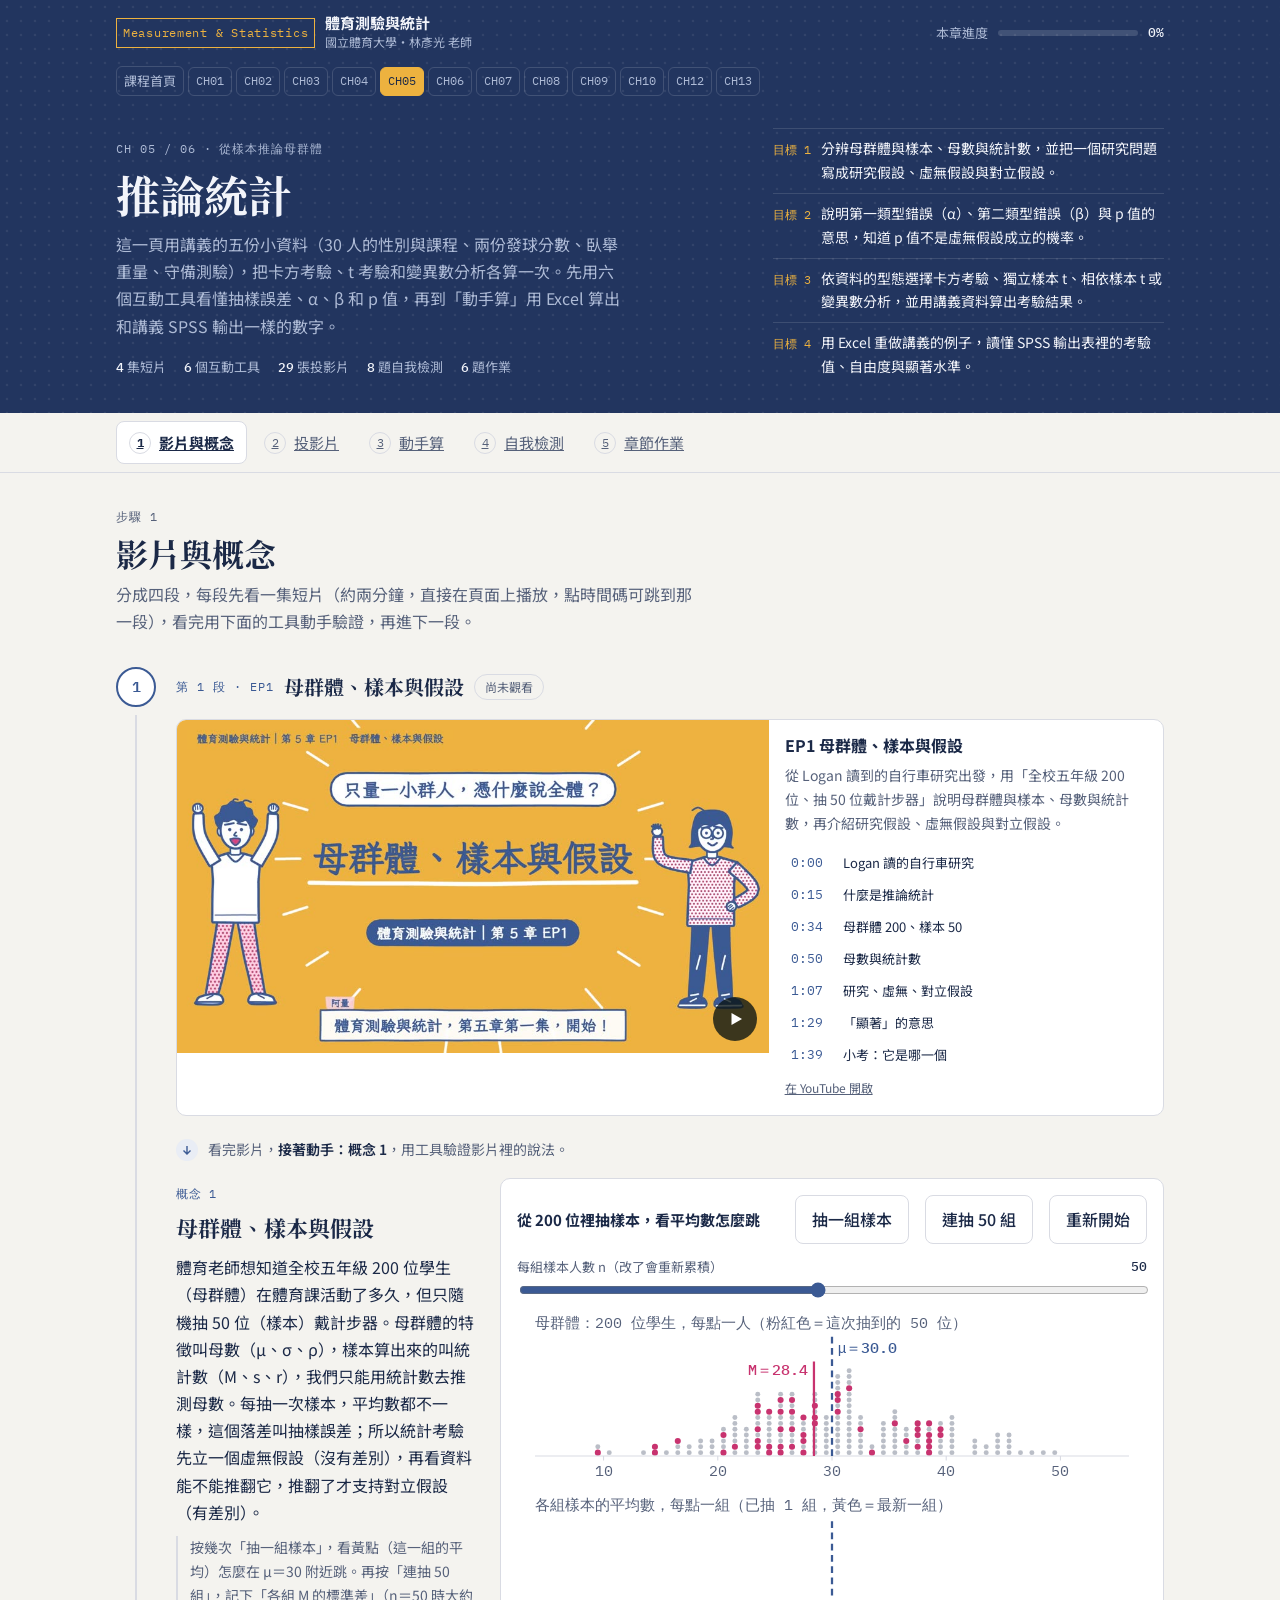
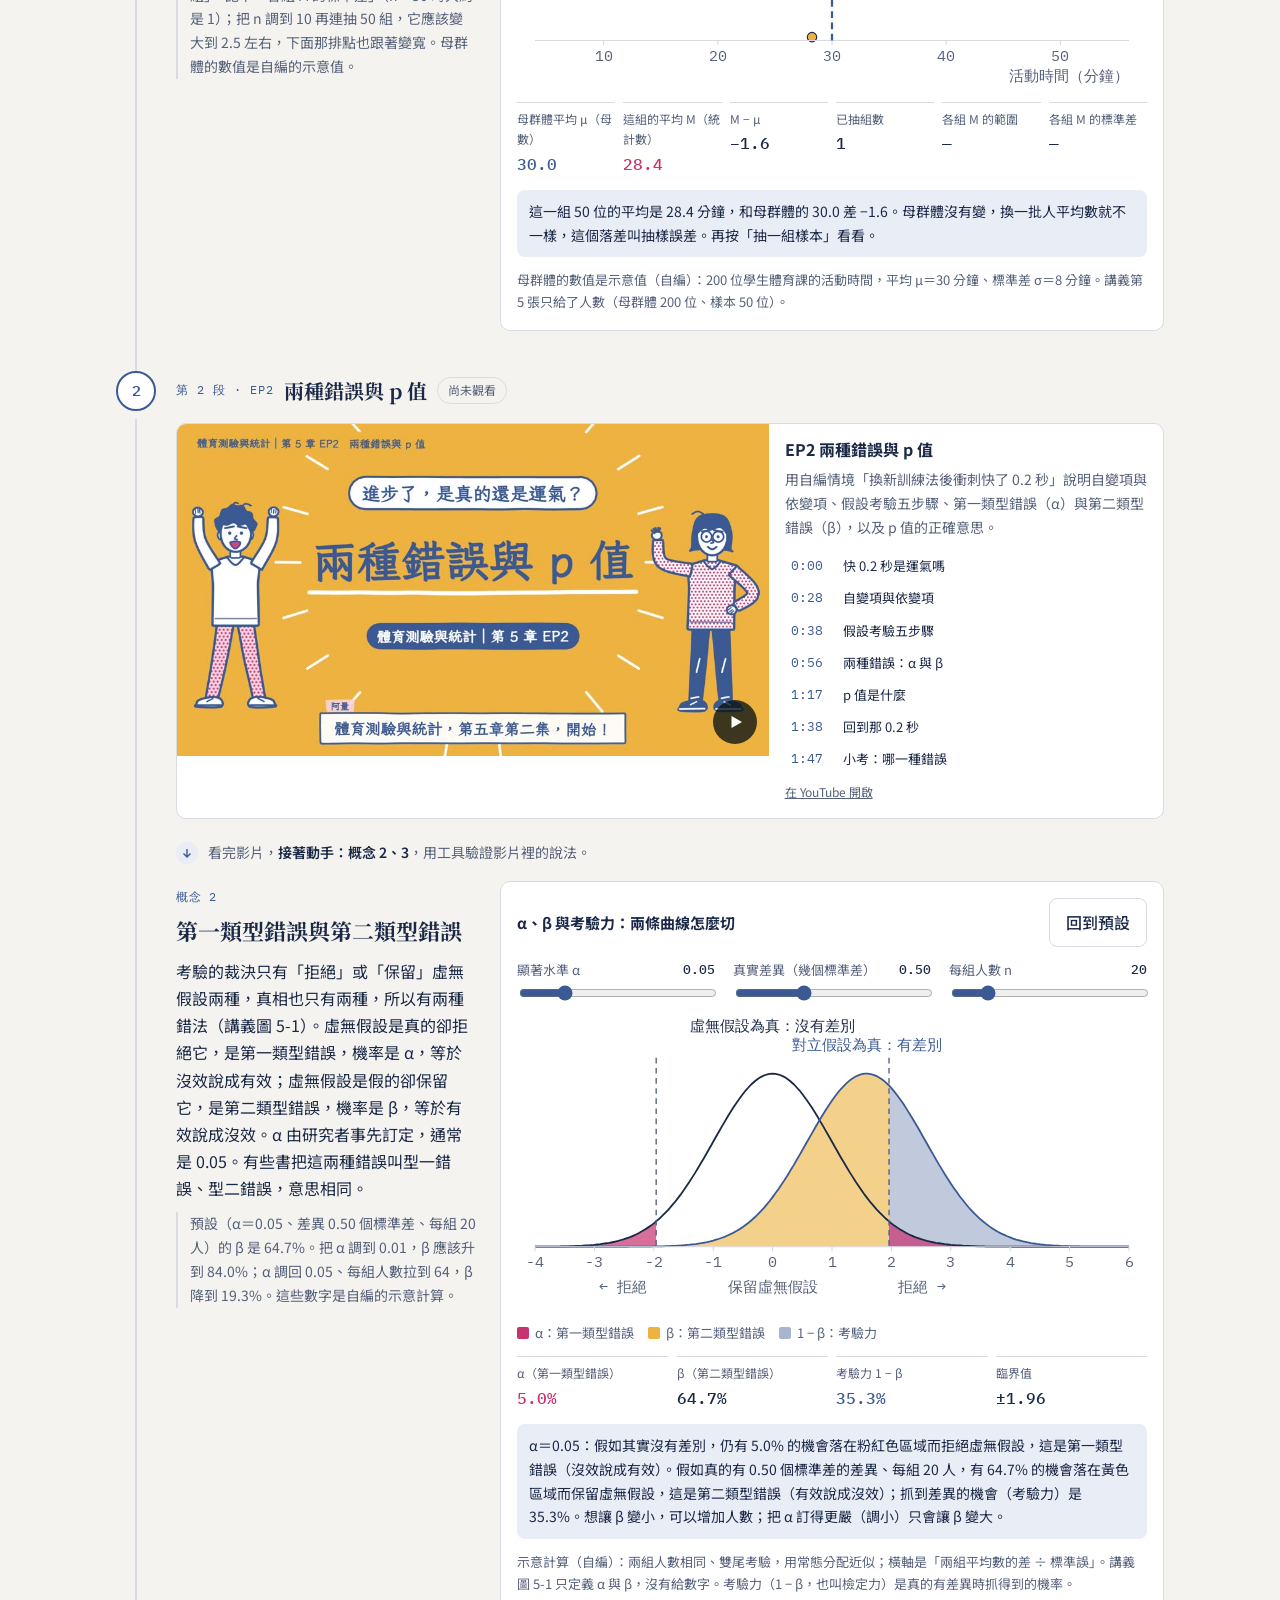
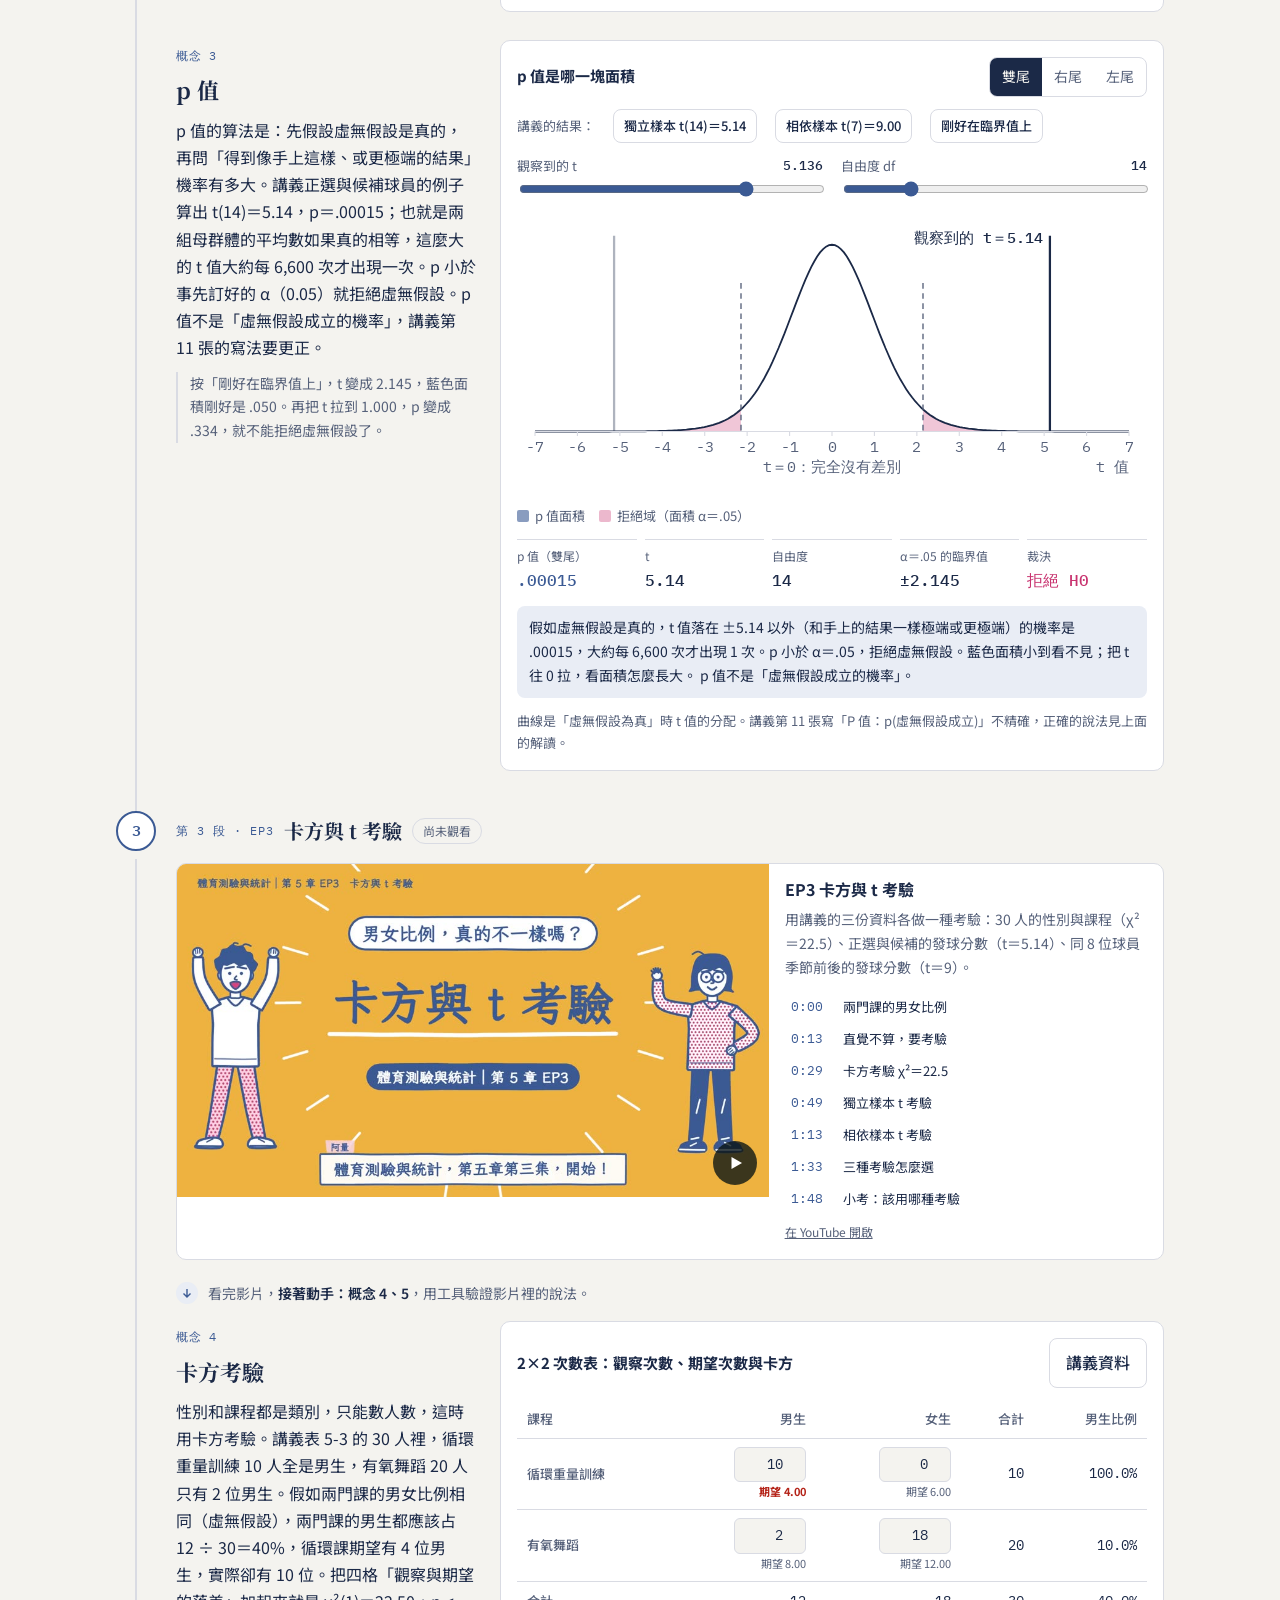
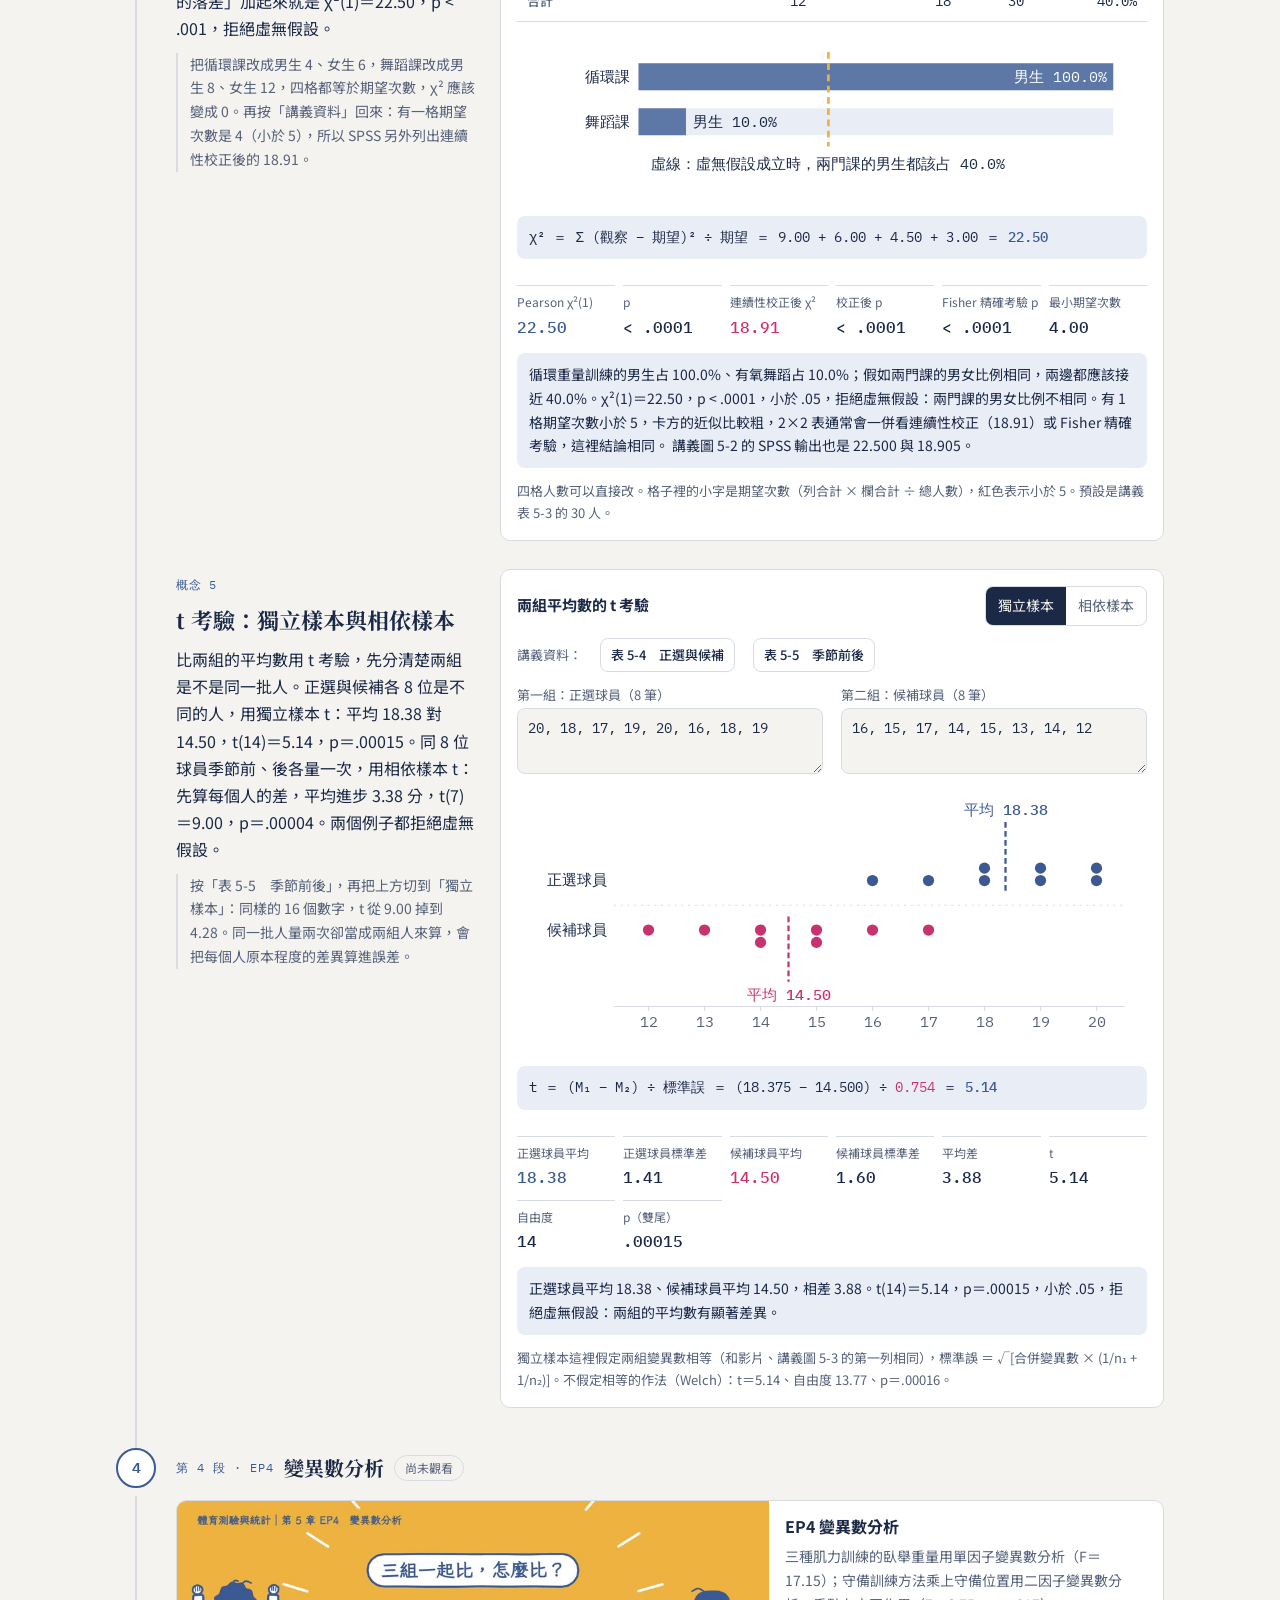
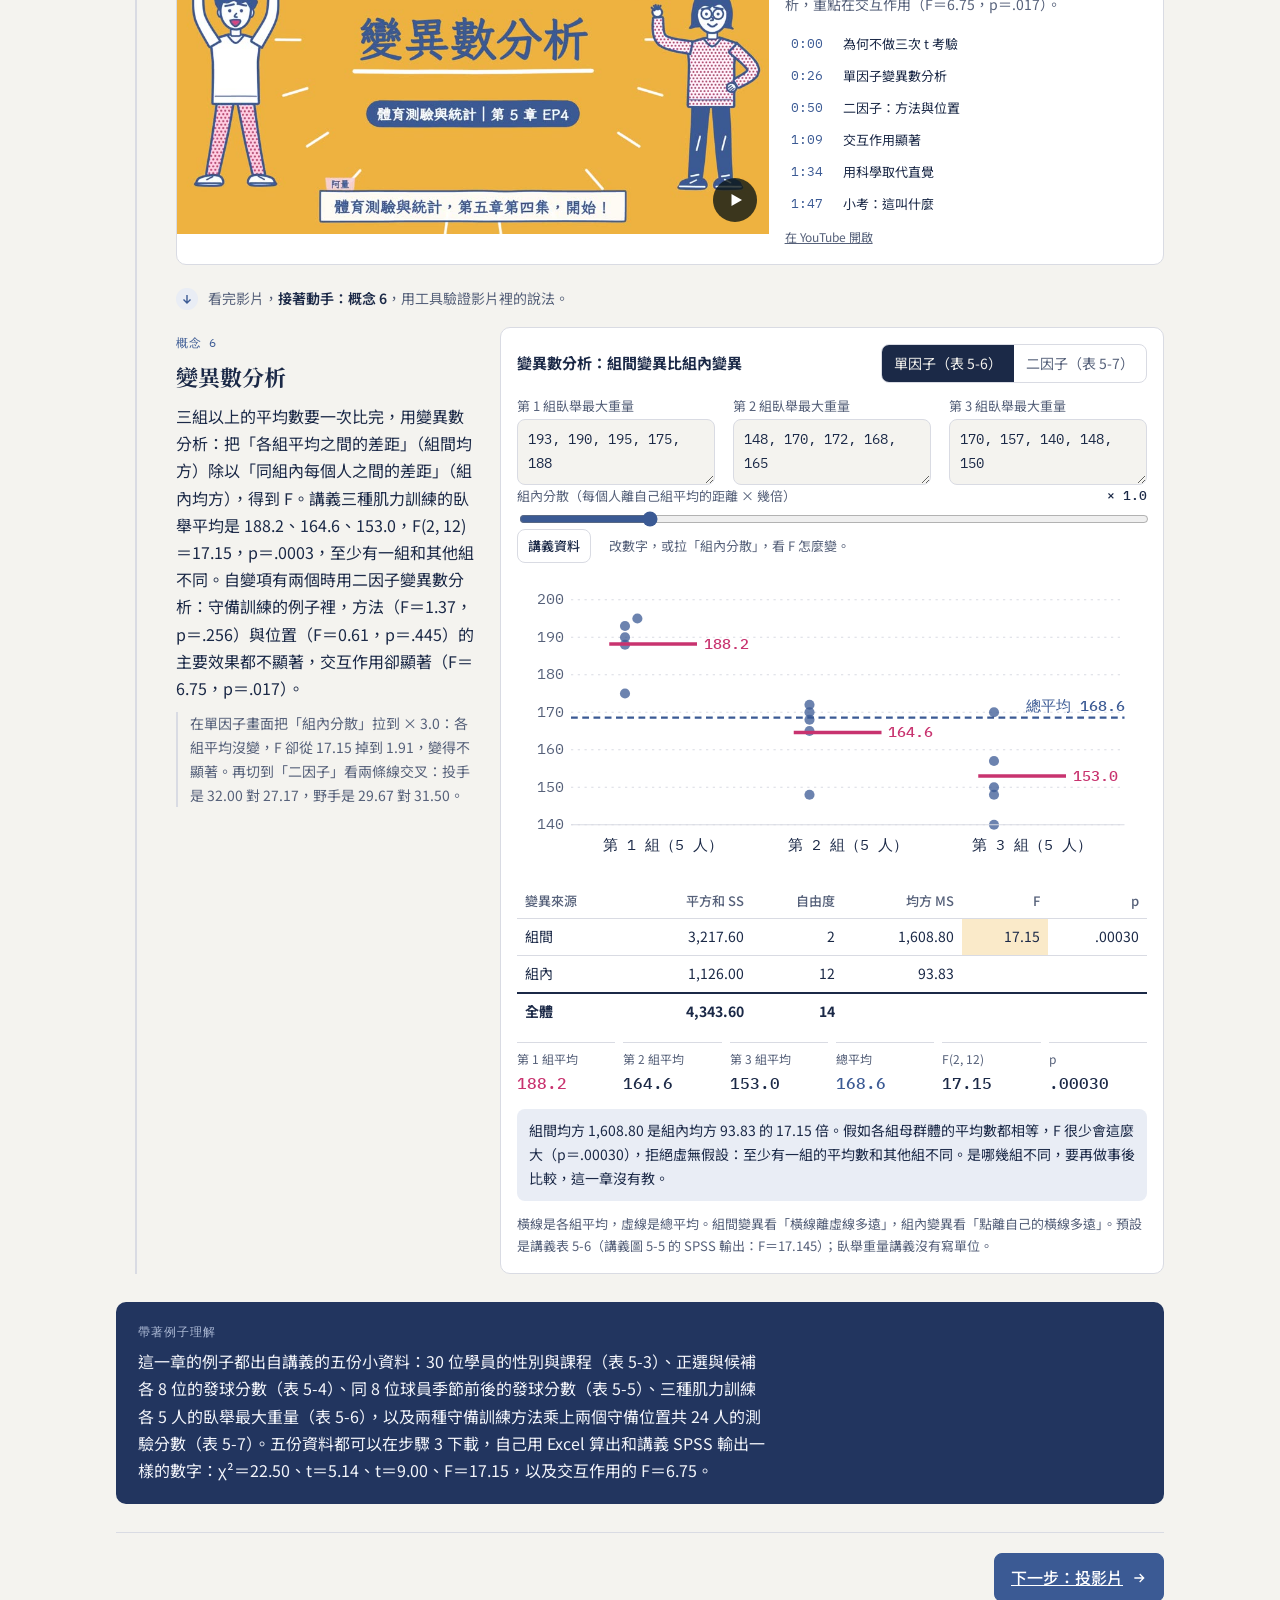
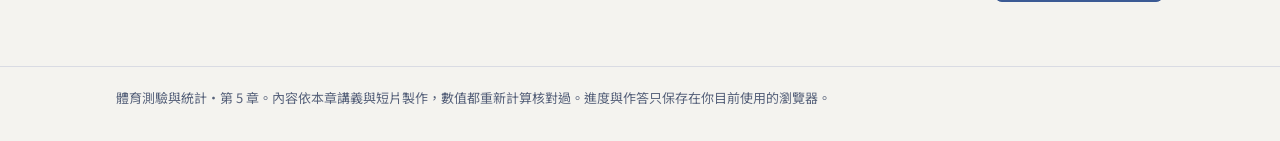
<file: ch5/index.html>
<!doctype html>
<html lang="zh-Hant"><head><meta charset="utf-8"><meta name="viewport" content="width=device-width,initial-scale=1,viewport-fit=cover">
<title>體育測驗與統計 第 5 章 推論統計</title>
<link rel="preconnect" href="https://fonts.googleapis.com">
<link rel="preconnect" href="https://fonts.gstatic.com" crossorigin>
<link rel="stylesheet" href="https://fonts.googleapis.com/css2?family=IBM+Plex+Mono:wght@400;500&family=Noto+Sans+TC:wght@400;500;700&family=Noto+Serif+TC:wght@600;700&display=swap">
<style>
body{margin:0}img{max-width:100%}[hidden]{display:none!important}

/* Layout: one chapter, five stages as tabs under a sticky bar; each stage is one focused page with prev/next. Paper ground, deep-teal ink, two analytic marks (teal = mean, amber = median). */
:root{
  --bg:#F5F4EE; --surface:#FFFFFF; --ink:#152826; --muted:#566865; --line:#D8DCD4;
  --accent:#0B7A80; --accent-ink:#FFFFFF; --amber:#B4530A; --soft:#E7EEEB;
  --ok:#1E7B45; --bad:#B42318; --band:#163533; --band-ink:#E8F1EE; --band-muted:#9FBDB7;
  --display:"Noto Serif TC","Songti TC","PMingLiU",serif;
  --body:"Noto Sans TC","PingFang TC","Microsoft JhengHei",system-ui,sans-serif;
  --mono:"IBM Plex Mono",ui-monospace,"SFMono-Regular",Menlo,monospace;
  --r:10px;
}
@media (prefers-color-scheme: dark){:root:not([data-theme="light"]){
  --bg:#0E1716; --surface:#152220; --ink:#E4ECE9; --muted:#9AAEA9; --line:#2B3B38;
  --accent:#45C1C6; --accent-ink:#04201F; --amber:#F0A24A; --soft:#1B2C2A;
  --ok:#5BC98A; --bad:#F2877D; --band:#0A2321; --band-ink:#DDEBE7; --band-muted:#86A8A2; color-scheme:dark}}
:root[data-theme="dark"]{
  --bg:#0E1716; --surface:#152220; --ink:#E4ECE9; --muted:#9AAEA9; --line:#2B3B38;
  --accent:#45C1C6; --accent-ink:#04201F; --amber:#F0A24A; --soft:#1B2C2A;
  --ok:#5BC98A; --bad:#F2877D; --band:#0A2321; --band-ink:#DDEBE7; --band-muted:#86A8A2; color-scheme:dark}
*{box-sizing:border-box}
body{background:var(--bg);color:var(--ink);font-family:var(--body);font-size:16px;line-height:1.7;-webkit-font-smoothing:antialiased;overflow-wrap:break-word}
.hero>*,.top>*,.concept>*,.guide-layout>*{min-width:0}
body::before{content:"";position:fixed;inset:0 0 auto;height:env(safe-area-inset-top,0px);z-index:30;background:var(--band)}
a{color:var(--accent)}
button{font:inherit;cursor:pointer;color:inherit}
:focus-visible{outline:2px solid var(--accent);outline-offset:2px;border-radius:4px}
h1,h2,h3,h4{text-wrap:balance;margin:0}
.wrap{max-width:1080px;margin:0 auto;padding-left:max(16px,env(safe-area-inset-left,0px));padding-right:max(16px,env(safe-area-inset-right,0px))}
.mono{font-family:var(--mono);font-variant-numeric:tabular-nums}
.label{font-family:var(--mono);font-size:12px;letter-spacing:.08em;text-transform:uppercase;color:var(--muted)}

/* top band */
.band{background:var(--band);color:var(--band-ink)}
.top{display:flex;align-items:center;gap:16px;padding-block:14px;flex-wrap:wrap}
.brand{display:flex;align-items:center;gap:10px;margin-right:auto}
.brand-mark{font-family:var(--mono);font-size:12px;border:1px solid var(--band-muted);padding:4px 6px;letter-spacing:.06em}
.brand strong{display:block;font-size:15px;line-height:1.2}
.brand small{display:block;font-size:12px;color:var(--band-muted)}
.meter{display:flex;align-items:center;gap:10px;font-size:13px;color:var(--band-muted)}
.meter-track{width:140px;height:6px;background:rgba(255,255,255,.14);border-radius:3px;overflow:hidden}
.meter-fill{height:100%;background:var(--band-ink);width:0;transition:width .3s ease}
.meter b{color:var(--band-ink);font-family:var(--mono);font-weight:500}
.hero{padding-block:28px 34px;display:grid;grid-template-columns:minmax(0,1.6fr) minmax(0,1fr);gap:32px;align-items:end}
.hero .label{color:var(--band-muted)}
.hero h1{font-family:var(--display);font-size:clamp(28px,4.4vw,44px);line-height:1.2;margin:8px 0 10px;font-weight:700}
.hero p{margin:0;color:var(--band-muted);max-width:56ch}
.hero ul{list-style:none;margin:0;padding:0;display:grid;gap:8px;font-size:14px}
.hero li{display:flex;gap:10px;align-items:baseline;border-top:1px solid rgba(255,255,255,.12);padding-top:8px}
.hero li span{font-family:var(--mono);font-size:12px;color:var(--band-muted)}
.facts{display:flex;flex-wrap:wrap;gap:6px 18px;margin-top:16px;font-size:13px;color:var(--band-muted)}
.facts b{color:var(--band-ink);font-family:var(--mono);font-weight:500}

/* stage bar */
.stagebar{position:sticky;top:env(safe-area-inset-top,0px);z-index:20;background:var(--bg);border-bottom:1px solid var(--line)}
.stages{display:flex;gap:4px;overflow-x:auto;scrollbar-width:none;padding-block:8px}
.stages::-webkit-scrollbar{display:none}
.stage-tab{flex:0 0 auto;display:flex;align-items:center;gap:8px;border:1px solid transparent;background:none;padding:8px 12px;border-radius:8px;font-size:15px;color:var(--muted);transition:background .2s,color .2s}
.stage-tab:hover{background:var(--soft);color:var(--ink)}
.stage-tab[aria-current="page"]{background:var(--surface);border-color:var(--line);color:var(--ink);font-weight:700}
.stage-tab .n{font-family:var(--mono);font-size:12px;width:22px;height:22px;border-radius:50%;display:grid;place-items:center;border:1px solid var(--line)}
.stage-tab.done .n{background:var(--ok);border-color:var(--ok);color:var(--bg)}

main{padding-block:28px 64px}
.stage{display:grid;gap:28px}
.stage[hidden]{display:none}
.stage-head h2{font-family:var(--display);font-size:clamp(24px,3.2vw,32px);line-height:1.25;margin-top:4px}
.stage-head p{margin:8px 0 0;color:var(--muted);max-width:65ch}
.panel{background:var(--surface);border:1px solid var(--line);border-radius:var(--r);padding:20px}
.panel h3{font-size:18px;margin-bottom:6px}
.prose{max-width:68ch}
.prose p{margin:0 0 10px}
.btn{display:inline-flex;align-items:center;gap:8px;border-radius:8px;padding:10px 16px;font-weight:500;border:1px solid var(--line);background:var(--surface);transition:background .2s,border-color .2s,transform .2s}
.btn:hover{border-color:var(--accent)}
.btn.primary{background:var(--accent);border-color:var(--accent);color:var(--accent-ink)}
.btn.primary:hover{transform:translateY(-1px)}
.btn[disabled]{opacity:.5;cursor:not-allowed;transform:none}
.btn svg{width:16px;height:16px;flex:0 0 auto}
.pager{display:flex;justify-content:space-between;gap:12px;flex-wrap:wrap;border-top:1px solid var(--line);padding-top:20px}
.seg{display:inline-flex;border:1px solid var(--line);border-radius:8px;overflow:hidden;background:var(--surface)}
.seg button{border:0;background:none;padding:7px 12px;font-size:14px;color:var(--muted);transition:background .2s,color .2s}
.seg button[aria-pressed="true"]{background:var(--ink);color:var(--bg)}
.controls{display:flex;flex-wrap:wrap;gap:10px 16px;align-items:center}
.controls label{font-size:14px;color:var(--muted);display:flex;gap:8px;align-items:center}
input[type=range]{accent-color:var(--accent)}

/* videos */
.videos{display:grid;grid-template-columns:repeat(3,minmax(0,1fr));gap:16px}
.video{display:flex;flex-direction:column;background:var(--surface);border:1px solid var(--line);border-radius:var(--r);overflow:hidden}
.video .thumb{position:relative;display:block;aspect-ratio:16/9;max-width:100%;background:var(--soft)}
.video .thumb img{width:100%;height:100%;object-fit:cover;display:block}
.video .play{position:absolute;inset:auto 12px 12px auto;width:44px;height:44px;border-radius:50%;background:rgba(10,20,20,.78);display:grid;place-items:center;transition:transform .2s}
.video .thumb:hover .play{transform:translateY(-2px)}
.video .play svg{width:18px;height:18px;fill:#fff;margin-left:3px}
.video .seen{position:absolute;left:10px;top:10px;font-size:12px;background:var(--ok);color:var(--bg);padding:2px 8px;border-radius:20px}
.video .body{padding:14px 16px 16px;display:flex;flex-direction:column;gap:8px;flex:1}
.video h3{font-size:16px;line-height:1.4}
.video p{margin:0;font-size:14px;color:var(--muted)}
.chips{list-style:none;margin:4px 0 0;padding:0;display:grid;gap:2px}
.chips a{display:grid;grid-template-columns:44px 1fr;gap:8px;text-decoration:none;color:var(--ink);font-size:13px;padding:4px 6px;border-radius:6px;transition:background .2s}
.chips a:hover{background:var(--soft)}
.chips .t{font-family:var(--mono);color:var(--accent)}
.note{font-size:13px;color:var(--muted)}

/* concepts */
.concept{display:grid;grid-template-columns:minmax(0,300px) minmax(0,1fr);gap:24px;align-items:start}
.concept-text .num{font-family:var(--mono);font-size:12px;color:var(--accent);letter-spacing:.06em}
.concept-text h3{font-family:var(--display);font-size:22px;margin:4px 0 8px}
.concept-text p{margin:0 0 10px;color:var(--ink)}
.concept-text .tip{font-size:14px;color:var(--muted);border-left:2px solid var(--line);padding-left:12px}
.widget{background:var(--surface);border:1px solid var(--line);border-radius:var(--r);padding:16px;display:grid;gap:12px;min-width:0}
.widget-title{display:flex;justify-content:space-between;gap:12px;flex-wrap:wrap;align-items:baseline}
.widget-title strong{font-size:15px}
.chart{width:100%;overflow-x:auto}
.chart svg{display:block;width:100%;height:auto;min-width:300px}
.chart text{fill:var(--muted);font-family:var(--mono);font-size:11px}
.chart .axis{stroke:var(--line)}
.chart .grid{stroke:var(--line);stroke-dasharray:2 4}
.chart .bar{fill:var(--accent);opacity:.28}
.chart .bar:hover{opacity:.45}
.chart .mean{stroke:var(--accent);stroke-width:2;stroke-dasharray:6 4}
.chart .median{stroke:var(--amber);stroke-width:2}
.chart .meanlab{fill:var(--accent);font-weight:500}
.chart .medlab{fill:var(--amber);font-weight:500}
.chart .box{fill:var(--soft);stroke:var(--ink);stroke-width:1.2}
.chart .whisk{stroke:var(--ink);stroke-width:1.2}
.chart .out{fill:var(--surface);stroke:var(--ink);stroke-width:1.2;cursor:pointer}
.chart .out.ext{fill:var(--ink)}
.chart .out:hover,.chart .out.sel{stroke:var(--amber);stroke-width:2.5}
.chart .grp{fill:var(--ink);font-size:12px}
.chart .dot{fill:var(--ink);cursor:grab;transition:fill .15s}
.chart .dot:hover,.chart .dot.active{fill:var(--amber)}
.chart .iqr{fill:var(--amber);opacity:.12}
.stats{display:grid;grid-template-columns:repeat(auto-fit,minmax(92px,1fr));gap:8px}
.stat{border-top:1px solid var(--line);padding-top:6px}
.stat span{display:block;font-size:12px;color:var(--muted)}
.stat b{font-family:var(--mono);font-weight:500;font-size:16px;font-variant-numeric:tabular-nums}
.stat.mean b{color:var(--accent)} .stat.med b{color:var(--amber)}
.readout{font-size:14px;background:var(--soft);border-radius:8px;padding:10px 12px;margin:0}
.tbl-wrap{overflow-x:auto}
table{border-collapse:collapse;width:100%;font-size:14px}
th,td{text-align:left;padding:7px 10px;border-bottom:1px solid var(--line);white-space:nowrap}
th{font-weight:500;color:var(--muted);font-size:13px}
td.n{font-family:var(--mono);font-variant-numeric:tabular-nums;text-align:right}
th.n{text-align:right}
.example{background:var(--band);color:var(--band-ink);border-radius:var(--r);padding:20px 22px;display:grid;gap:6px}
.example .label{color:var(--band-muted)}
.example p{margin:0;max-width:70ch}

/* slides */
.viewer{display:grid;gap:12px}
.slide-frame{position:relative;background:var(--surface);border:1px solid var(--line);border-radius:var(--r);overflow:hidden;aspect-ratio:16/9;max-width:100%}
.slide-frame img{width:100%;height:100%;object-fit:contain;display:block}
.slide-nav{display:flex;align-items:center;gap:10px;flex-wrap:wrap}
.slide-nav .count{font-family:var(--mono);font-size:14px;margin-right:auto}
.strip{display:flex;gap:8px;overflow-x:auto;padding-bottom:6px}
.strip button{flex:0 0 auto;width:112px;border:2px solid transparent;border-radius:6px;padding:0;background:var(--surface);overflow:hidden;opacity:.7;transition:opacity .2s,border-color .2s}
.strip button img{display:block;width:100%;aspect-ratio:16/9;object-fit:cover}
.strip button[aria-current="true"]{border-color:var(--accent);opacity:1}
.strip button:hover{opacity:1}
.dl-row{display:flex;flex-wrap:wrap;gap:10px}

/* spss */
.files{display:grid;grid-template-columns:repeat(auto-fill,minmax(250px,1fr));gap:10px}
.file{display:flex;gap:12px;align-items:flex-start;border:1px solid var(--line);border-radius:8px;padding:12px;background:var(--surface)}
.file .ext{font-family:var(--mono);font-size:11px;border:1px solid var(--line);border-radius:4px;padding:2px 5px;color:var(--muted);flex:0 0 auto;margin-top:2px}
.file div{min-width:0;flex:1}
.file strong{display:block;font-size:14px;font-weight:500;line-height:1.45}
.file small{display:block;font-size:12px;color:var(--muted);word-break:break-all}
.file button{margin-top:6px;border:0;background:none;color:var(--accent);padding:0;font-size:13px;font-weight:500}
.file .inzip{margin-top:6px;font-size:12px;color:var(--muted)}
.guide-layout{display:grid;grid-template-columns:220px minmax(0,1fr);gap:28px;align-items:start}
.toc{position:sticky;top:calc(env(safe-area-inset-top,0px) + 70px);display:grid;gap:2px;font-size:14px}
.toc a{display:flex;gap:8px;text-decoration:none;color:var(--muted);padding:6px 8px;border-radius:6px;transition:background .2s,color .2s}
.toc a:hover{background:var(--soft);color:var(--ink)}
.toc a.done{color:var(--ok)}
.toc a .ck{width:14px;flex:0 0 auto}
.sec{border:1px solid var(--line);border-radius:var(--r);background:var(--surface);margin-bottom:12px;scroll-margin-top:80px}
.sec>summary{list-style:none;cursor:pointer;padding:16px 18px;display:flex;gap:12px;align-items:center;font-weight:700;font-size:17px}
.sec>summary::-webkit-details-marker{display:none}
.sec>summary .chev{margin-left:auto;transition:transform .2s;width:18px;height:18px;flex:0 0 auto}
.sec[open]>summary .chev{transform:rotate(180deg)}
.sec>summary .badge{font-size:12px;font-weight:500;color:var(--ok);font-family:var(--mono)}
.sec-body{padding:0 18px 18px;border-top:1px solid var(--line)}
.sec-body h3{font-size:17px;margin:22px 0 8px}
.sec-body h4{font-size:15px;margin:18px 0 6px;color:var(--accent)}
.sec-body p,.sec-body li{max-width:72ch}
.sec-body p{margin:0 0 10px}
.sec-body ol,.sec-body ul{margin:0 0 10px;padding-left:22px}
.sec-body code{font-family:var(--mono);font-size:.88em;background:var(--soft);padding:1px 5px;border-radius:4px}
.code{position:relative;background:var(--band);color:var(--band-ink);border-radius:8px;padding:14px 16px;margin:6px 0 12px;overflow-x:auto}
.code pre{margin:0;font-family:var(--mono);font-size:13px;line-height:1.6}
.code button{position:absolute;right:8px;top:8px;font-size:12px;border:1px solid var(--band-muted);background:none;color:var(--band-ink);border-radius:6px;padding:2px 8px}
figure{margin:8px 0 16px}
figure img{display:block;max-width:100%;height:auto;border:1px solid var(--line);border-radius:6px;cursor:zoom-in;background:var(--soft)}
figcaption{font-size:13px;color:var(--muted);margin-top:6px}
.borrowed{font-size:12px;color:var(--amber);margin:0 0 6px}
.sec-done{display:flex;justify-content:flex-end;margin-top:12px}
.slideref{border:1px solid var(--line);border-left:3px solid var(--amber);border-radius:0 8px 8px 0;background:var(--soft);padding:12px 14px;margin:6px 0 14px;display:grid;gap:8px}
.slideref .label{color:var(--amber)}
.slideref p{margin:0;font-size:14px}
.slideref .pics{display:grid;grid-template-columns:repeat(auto-fit,minmax(220px,1fr));gap:10px}
.slideref figure{margin:0}
.slideref img{border-radius:4px}
.slideref figcaption{display:flex;justify-content:space-between;gap:8px}
.slideref figcaption a{font-size:13px}
.lightbox{position:fixed;inset:0;z-index:50;background:rgba(5,12,12,.86);display:grid;place-items:center;padding:max(16px,env(safe-area-inset-top,0px)) max(16px,env(safe-area-inset-right,0px)) max(16px,env(safe-area-inset-bottom,0px)) max(16px,env(safe-area-inset-left,0px))}
.lightbox img{max-width:100%;max-height:85vh;border-radius:6px;background:#fff}
.lightbox p{color:#e8f1ee;font-size:14px;margin:10px 0 0;text-align:center}
.lightbox button{position:absolute;top:calc(env(safe-area-inset-top,0px) + 12px);right:calc(env(safe-area-inset-right,0px) + 12px);background:rgba(255,255,255,.12);border:0;color:#fff;border-radius:8px;padding:8px 12px}

/* quiz & homework */
.qlist{display:grid;gap:14px}
.q{background:var(--surface);border:1px solid var(--line);border-radius:var(--r);padding:18px;display:grid;gap:10px}
.q legend,.q .prompt{font-weight:500;font-size:16px;padding:0;display:flex;gap:10px}
.q .qn{font-family:var(--mono);font-size:13px;color:var(--accent);flex:0 0 auto;padding-top:2px}
fieldset.q{margin:0;min-width:0}
.opts{display:grid;gap:6px}
.opt{display:flex;gap:10px;align-items:flex-start;border:1px solid var(--line);border-radius:8px;padding:9px 12px;cursor:pointer;transition:border-color .2s,background .2s}
.opt:hover{border-color:var(--accent)}
.opt input{margin-top:5px;accent-color:var(--accent)}
.opt.right{border-color:var(--ok);background:color-mix(in srgb,var(--ok) 10%,transparent)}
.opt.wrong{border-color:var(--bad);background:color-mix(in srgb,var(--bad) 8%,transparent)}
.fb{border-radius:8px;padding:10px 12px;font-size:14px;margin:0}
.fb.ok{background:color-mix(in srgb,var(--ok) 12%,transparent)}
.fb.no{background:color-mix(in srgb,var(--bad) 10%,transparent)}
.fb b{display:block;margin-bottom:2px}
.fb.ok b{color:var(--ok)} .fb.no b{color:var(--bad)}
.numrow{display:flex;gap:8px;flex-wrap:wrap;align-items:center}
.numrow input{font:inherit;font-family:var(--mono);width:160px;padding:8px 10px;border:1px solid var(--line);border-radius:8px;background:var(--bg);color:var(--ink)}
textarea{font:inherit;width:100%;min-height:120px;padding:10px 12px;border:1px solid var(--line);border-radius:8px;background:var(--bg);color:var(--ink);resize:vertical}
textarea:focus,.numrow input:focus{outline:none;border-color:var(--accent);box-shadow:0 0 0 3px color-mix(in srgb,var(--accent) 20%,transparent)}
.ref{border-left:3px solid var(--accent);background:var(--soft);border-radius:0 8px 8px 0;padding:12px 14px;font-size:14px}
.ref h4{font-size:14px;margin-bottom:6px;color:var(--accent)}
.ref p{margin:0 0 6px}
.ref table{font-size:13px;background:var(--surface)}
.score{display:flex;gap:16px;align-items:center;flex-wrap:wrap}
.score b{font-family:var(--mono);font-size:28px;font-weight:500}
.status-line{font-size:13px;color:var(--muted)}
.confirm{display:inline-flex;gap:8px;align-items:center;font-size:14px}
.toast{position:fixed;left:50%;bottom:calc(env(safe-area-inset-bottom,0px) + 20px);transform:translateX(-50%);background:var(--ink);color:var(--bg);padding:10px 16px;border-radius:8px;font-size:14px;z-index:60;max-width:calc(100% - 32px)}
footer{border-top:1px solid var(--line);padding-block:20px 32px;font-size:13px;color:var(--muted)}

@media (max-width:860px){
  .hero{grid-template-columns:1fr;gap:20px}
  .videos{grid-template-columns:1fr}
  .concept{grid-template-columns:1fr}
  .guide-layout{grid-template-columns:1fr}
  .toc{position:static;grid-template-columns:repeat(auto-fill,minmax(150px,1fr))}
  .meter-track{width:90px}
}
@media (prefers-reduced-motion:reduce){*{transition:none!important;scroll-behavior:auto!important}}

.chapnav{display:flex;gap:4px;flex-wrap:wrap;align-items:center;padding-bottom:4px}
.chapnav a,.chapnav span{font-family:var(--mono);font-size:12px;text-decoration:none;color:var(--band-muted);border:1px solid rgba(255,255,255,.14);border-radius:6px;padding:3px 7px;transition:color .2s,border-color .2s}
.chapnav a:hover{color:var(--band-ink);border-color:var(--band-muted)}
.chapnav .cur{color:var(--band);background:var(--band-ink);border-color:var(--band-ink)}
.chapnav .home{font-family:var(--body);font-size:13px}
.concept.solo{grid-template-columns:minmax(0,1fr)}
.concept.solo .concept-text{max-width:68ch}
.ct{border-collapse:separate;border-spacing:0;font-size:14px;width:auto;min-width:100%}
.ct th,.ct td{border-bottom:1px solid var(--line);padding:8px 10px;text-align:right;white-space:nowrap}
.ct th:first-child,.ct td:first-child{text-align:left}
.ct td.cell{cursor:pointer;font-family:var(--mono);transition:background .2s}
.ct td.cell:hover{background:var(--soft)}
.ct td.num,.ct td.tot{font-family:var(--mono)}
.ct .hl-num{background:color-mix(in srgb,var(--accent) 22%,transparent);font-weight:700}
.ct .hl-den{background:color-mix(in srgb,var(--amber) 16%,transparent)}
.ct input{width:72px;font:inherit;font-family:var(--mono);text-align:right;padding:5px 7px;border:1px solid var(--line);border-radius:6px;background:var(--bg);color:var(--ink)}
.ct .exp{display:block;font-size:11px;color:var(--muted)}
.ct .exp.low{color:var(--bad);font-weight:700}
.frac{font-family:var(--mono);font-size:18px}
.frac b{color:var(--accent);font-weight:500}
.frac i{font-style:normal;color:var(--amber)}
.slider-row{display:grid;grid-template-columns:repeat(auto-fit,minmax(170px,1fr));gap:8px 18px}
.slider-row label{display:grid;gap:2px;font-size:13px;color:var(--muted)}
.slider-row label span{display:flex;justify-content:space-between}
.slider-row label b{font-family:var(--mono);font-weight:500;color:var(--ink)}
.slider-row input[type=range]{width:100%}
.chart .area-p{fill:var(--accent);opacity:.35}
.chart .area-r{fill:var(--amber);opacity:.18}
.chart .curve{fill:none;stroke:var(--ink);stroke-width:1.6}
.chart .curve2{fill:none;stroke:var(--amber);stroke-width:1.6}
.chart .curve3{fill:none;stroke:var(--accent);stroke-width:1.6}
.chart .zline{stroke:var(--ink);stroke-width:2}
.chart .bar2{fill:var(--amber);opacity:.55}
.chart .bar.sel,.chart .bar.ext{opacity:.8}
.chart .bar2.sel{opacity:.95}
.chart .ci-hit{stroke:var(--accent);stroke-width:1.6}
.chart .ci-miss{stroke:var(--amber);stroke-width:2.4}
.chart .ptA{fill:var(--accent)}
.chart .ptB{fill:var(--amber)}
.chart .ptN{fill:var(--ink);opacity:.55}
.chart .fit{stroke:var(--ink);stroke-width:2}
.chart .fitA{stroke:var(--accent);stroke-width:2}
.chart .fitB{stroke:var(--amber);stroke-width:2}
.chart .drag{cursor:grab}
.decision{font-weight:700}
.decision.rej{color:var(--accent)} .decision.keep{color:var(--amber)}
.legend{display:flex;gap:14px;flex-wrap:wrap;font-size:13px;color:var(--muted)}
.legend i{display:inline-block;width:12px;height:12px;border-radius:2px;margin-right:6px;vertical-align:-1px}
.num-in{width:96px;font:inherit;font-variant-numeric:tabular-nums;padding:6px 8px;border:1px solid var(--line);border-radius:6px;background:var(--surface);color:var(--ink)}
.num-in:focus{outline:2px solid var(--accent);outline-offset:1px}
.in-row{display:flex;flex-wrap:wrap;gap:10px 18px;align-items:center;margin:10px 0}
.in-row label{display:flex;align-items:center;gap:8px}
.in-row .btn{padding:5px 10px;font-size:13px}
.area-q{fill:var(--amber);opacity:.4}
/* ===== episode flow: watch one, play one ===== */
.epflow{display:grid;gap:40px;margin-top:4px}
.ep{position:relative;padding-left:60px}
.ep::before{content:"";position:absolute;left:19px;top:48px;bottom:-40px;width:2px;background:var(--line)}
.ep:last-child::before{bottom:0}
.ep-badge{position:absolute;left:0;top:0;width:40px;height:40px;border-radius:50%;display:grid;place-items:center;font-family:var(--mono);font-size:15px;font-weight:600;background:var(--surface);color:var(--accent);border:2px solid var(--accent);transition:background .3s,color .3s,border-color .3s}
.ep.watched .ep-badge{background:var(--ok);border-color:var(--ok);color:var(--bg)}
.ep-head{display:flex;align-items:center;gap:10px;flex-wrap:wrap;min-height:40px;margin-bottom:12px}
.ep-head .label{color:var(--accent)}
.ep-head h3{font-family:var(--display);font-size:20px;margin:0}
.ep-state{font-size:12px;border-radius:20px;padding:2px 10px;border:1px solid var(--line);color:var(--muted)}
.ep.watched .ep-state{border-color:var(--ok);color:var(--ok)}
.ep .video{flex-direction:row}
.ep .video .thumb{flex:0 0 min(60%,640px);align-self:flex-start}
.ep-go{display:flex;align-items:center;gap:10px;margin:22px 0 16px;font-size:14px;color:var(--muted)}
.ep-go::before{content:"";width:22px;height:22px;flex:0 0 auto;border-radius:50%;background:var(--soft) url("data:image/svg+xml,%3Csvg xmlns='http://www.w3.org/2000/svg' viewBox='0 0 24 24' fill='none' stroke='%233B5A94' stroke-width='2.4'%3E%3Cpath d='M12 5v14M6 13l6 6 6-6'/%3E%3C/svg%3E") center/14px no-repeat}
.ep-go b{color:var(--ink);font-weight:600}
.ep-concepts{display:grid;gap:28px}
@media (max-width:860px){
 .ep{padding-left:0}.ep::before{display:none}
 .ep-badge{position:static;flex:0 0 auto;width:34px;height:34px;font-size:14px}
 .ep .video{flex-direction:column}.ep .video .thumb{flex:none;width:100%}
}
.dl-file{display:inline-flex;align-items:center;gap:4px;font-family:var(--mono);font-size:.92em;color:var(--accent);background:var(--soft);border:1px solid color-mix(in srgb,var(--accent) 35%,transparent);border-radius:6px;padding:1px 7px;margin:0 2px;text-decoration:none;white-space:nowrap;vertical-align:baseline;transition:background .15s,color .15s}
.dl-file:hover{background:var(--accent);color:var(--accent-ink)}
.dl-file svg{width:13px;height:13px;flex:0 0 auto}
.dl-file.dl-btn{font-family:var(--body);font-size:13px;padding:4px 10px;margin:6px 0 0;width:max-content}

/* ===== 體育測驗與統計：沿用短片的配色（海軍藍單線、粉紅、芥末黃、米白紙） ===== */
:root{
  --bg:#F4F3EF; --surface:#FFFFFF; --ink:#1B2947; --muted:#56617A; --line:#D9DBE3;
  --accent:#3B5A94; --accent-ink:#FFFFFF; --amber:#C8336F; --soft:#E9EDF5;
  --ok:#1E7B45; --bad:#B42318; --band:#22355F; --band-ink:#F2F4FA; --band-muted:#AEBBD6;
  --mustard:#EDB23F; --pink:#D6457F;
}
@media (prefers-color-scheme: dark){:root:not([data-theme="light"]){
  --bg:#0F1524; --surface:#172036; --ink:#E6EAF4; --muted:#9BA6C0; --line:#2B3654;
  --accent:#8FB0EE; --accent-ink:#0B1530; --amber:#F08BB3; --soft:#1D2843;
  --ok:#5BC98A; --bad:#F2877D; --band:#141D36; --band-ink:#E3E9F7; --band-muted:#8E9DC0; color-scheme:dark}}
:root[data-theme="dark"]{
  --bg:#0F1524; --surface:#172036; --ink:#E6EAF4; --muted:#9BA6C0; --line:#2B3654;
  --accent:#8FB0EE; --accent-ink:#0B1530; --amber:#F08BB3; --soft:#1D2843;
  --ok:#5BC98A; --bad:#F2877D; --band:#141D36; --band-ink:#E3E9F7; --band-muted:#8E9DC0; color-scheme:dark}
.band{background-image:radial-gradient(rgba(255,255,255,.07) 1.4px,transparent 1.6px);background-size:14px 14px}
.brand-mark{border-color:var(--mustard);color:var(--mustard)}
.meter-fill{background:var(--mustard)}
.chapnav .cur{background:var(--mustard);border-color:var(--mustard);color:#1B2947}
.hero li span{color:var(--mustard)}

/* 影片直接在頁面播放 */
.video .thumb.vp{background:#0b1020}
.video .thumb.vp video{width:100%;height:100%;display:block;background:#0b1020}
.video .seen{pointer-events:none;z-index:1}
.chips button{display:grid;grid-template-columns:44px 1fr;gap:8px;width:100%;text-align:left;background:none;border:0;color:var(--ink);font-size:13px;padding:4px 6px;border-radius:6px;transition:background .2s}
.chips button:hover{background:var(--soft)}
.ep-badge svg{display:block}

/* 互動工具共用：小表格、可編輯數列 */
.wtbl{border-collapse:collapse;font-size:14px;width:100%}
.wtbl th,.wtbl td{border-bottom:1px solid var(--line);padding:6px 8px;text-align:right;font-variant-numeric:tabular-nums}
.wtbl th{font-weight:500;color:var(--muted);font-size:13px}
.wtbl th:first-child,.wtbl td:first-child{text-align:left}
.wtbl tr.sum td{font-weight:700;border-top:2px solid var(--ink);border-bottom:0}
.wtbl input{width:68px;font:inherit;font-family:var(--mono);text-align:right;padding:4px 6px;border:1px solid var(--line);border-radius:6px;background:var(--bg);color:var(--ink)}
.wtbl .hl{background:color-mix(in srgb,var(--mustard) 28%,transparent)}
.widget textarea.nums{width:100%;min-height:64px;font:inherit;font-family:var(--mono);font-size:14px;padding:8px 10px;border:1px solid var(--line);border-radius:8px;background:var(--bg);color:var(--ink);resize:vertical}
.formula{font-family:var(--mono);font-size:14px;background:var(--soft);border-radius:8px;padding:10px 12px;overflow-x:auto;white-space:nowrap}
.formula b{color:var(--accent);font-weight:500}.formula i{font-style:normal;color:var(--amber)}
.tagrow{display:flex;flex-wrap:wrap;gap:8px}
.tag{font-size:13px;border:1px solid var(--line);border-radius:20px;padding:3px 12px;background:var(--surface);color:var(--ink)}
.tag[aria-pressed="true"],.tag.on{background:var(--accent);border-color:var(--accent);color:var(--accent-ink)}
.tag.right{background:var(--ok);border-color:var(--ok);color:#fff}.tag.wrong{background:var(--bad);border-color:var(--bad);color:#fff}
.chart .pt{fill:var(--accent)}.chart .pt2{fill:var(--amber)}
.chart .ln{stroke:var(--accent);stroke-width:2;fill:none}.chart .ln2{stroke:var(--amber);stroke-width:2;fill:none}
.chart .dash{stroke:var(--muted);stroke-width:1.2;stroke-dasharray:5 4;fill:none}
.chart .bar{fill:var(--accent);opacity:.8}.chart .bar2{fill:var(--amber);opacity:.8}
.chart .must{fill:var(--mustard)}.chart .lnm{stroke:var(--mustard);stroke-width:2.4;fill:none}

/* 框架修正：長題目的框線、作業參考表格在手機溢出、表格文字換行、目標標籤不折行 */
.q>*{min-width:0}
.q legend{float:left;width:100%}
.sec-body td,.sec-body th,.ref td,.ref th{white-space:normal}
.hero li span{flex:0 0 auto;white-space:nowrap}
.formula{white-space:normal;overflow-wrap:anywhere}
.sec-body .tbl-wrap,.ref .tbl-wrap{margin:0 0 12px}

/* YouTube 內嵌播放 */
.video .thumb.yt{cursor:pointer}
.video .thumb iframe{width:100%;height:100%;border:0;display:block}
.ytlink{font-size:12px;color:var(--muted);margin-top:auto;align-self:flex-start}
.ytlink:hover{color:var(--accent)}
</style></head>
<body>
<div class="band">
  <div class="wrap top">
    <div class="brand"><span class="brand-mark">Measurement &amp; Statistics</span><span><strong>體育測驗與統計</strong><small>國立體育大學・林彥光 老師</small></span></div>
    <div class="meter" aria-live="polite"><span>本章進度</span><span class="meter-track"><span class="meter-fill" id="meterFill"></span></span><b id="meterPct">0%</b></div>
  </div>
  <div class="wrap"><nav class="chapnav" id="chapnav" aria-label="課程章節"></nav></div>
  <div class="wrap hero">
    <div>
      <span class="label" id="hEyebrow"></span>
      <h1 id="hTitle"></h1>
      <p id="hLede"></p>
      <div class="facts" id="hFacts"></div>
    </div>
    <ul aria-label="學習目標" id="hObj"></ul>
  </div>
</div>

<div class="stagebar"><nav class="wrap stages" aria-label="本章學習階段" id="stageNav"></nav></div>

<main class="wrap">
<section class="stage" data-stage="learn" aria-labelledby="h-learn">
  <div class="stage-head"><span class="label">步驟 1</span><h2 id="h-learn">影片與概念</h2><p>四集短片各約兩分鐘，直接在頁面上播放，點時間碼可跳到那一段。每看完一集，用下面的小工具動手驗證影片裡的說法。</p></div>
  <div class="videos" id="videos"></div>
  <div id="concepts" style="display:grid;gap:28px"></div>
  <div class="example"><span class="label">帶著例子理解</span><p id="exampleText"></p></div>
  <div class="pager"><span></span><a class="btn primary" href="#slides">下一步：投影片 <svg viewBox="0 0 24 24" fill="none" stroke="currentColor" stroke-width="2"><path d="M5 12h14M13 6l6 6-6 6"/></svg></a></div>
</section>

<section class="stage" data-stage="slides" aria-labelledby="h-slides" hidden>
  <div class="stage-head"><span class="label">步驟 2</span><h2 id="h-slides">課程投影片</h2><p id="slidesNote"></p></div>
  <div class="viewer">
    <div class="slide-frame"><img id="slideImg" alt="" src="slides/s-01.jpg"></div>
    <div class="slide-nav">
      <span class="count" id="slideCount"></span>
      <button class="btn" id="slidePrev" aria-label="上一張"><svg viewBox="0 0 24 24" fill="none" stroke="currentColor" stroke-width="2"><path d="M15 6l-6 6 6 6"/></svg>上一張</button>
      <button class="btn" id="slideNext" aria-label="下一張">下一張<svg viewBox="0 0 24 24" fill="none" stroke="currentColor" stroke-width="2"><path d="M9 6l6 6-6 6"/></svg></button>
    </div>
    <div class="strip" id="slideStrip" aria-label="投影片縮圖"></div>
    <div class="dl-row" id="slideDl"></div>
  </div>
  <div class="pager"><a class="btn" href="#learn">上一步：影片與概念</a><a class="btn primary" href="#spss" id="toSpss">下一步 <svg viewBox="0 0 24 24" fill="none" stroke="currentColor" stroke-width="2"><path d="M5 12h14M13 6l6 6-6 6"/></svg></a></div>
</section>

<section class="stage" data-stage="spss" aria-labelledby="h-spss" hidden>
  <div class="stage-head"><span class="label">步驟 3</span><h2 id="h-spss"></h2><p id="spssLede"></p></div>
  <div class="panel" id="filesPanel">
    <div class="widget-title"><h3>本章資料</h3><span id="zipBtn"></span></div>
    <p class="note" style="margin:4px 0 12px" id="filesNote"></p>
    <div class="files" id="files"></div>
  </div>
  <div class="guide-layout">
    <nav class="toc" id="toc" aria-label="指南章節"></nav>
    <div id="guide"></div>
  </div>
  <div class="pager"><a class="btn" href="#slides">上一步：投影片</a><a class="btn primary" href="#quiz">下一步：自我檢測 <svg viewBox="0 0 24 24" fill="none" stroke="currentColor" stroke-width="2"><path d="M5 12h14M13 6l6 6-6 6"/></svg></a></div>
</section>

<section class="stage" data-stage="quiz" aria-labelledby="h-quiz" hidden>
  <div class="stage-head"><span class="label">步驟 4</span><h2 id="h-quiz">自我檢測</h2><p>選完立刻知道對錯和理由，可以重選。題目依本章講義與短片出題，數字都重新計算核對過。</p></div>
  <div class="panel score"><div><span class="label">目前答對</span><div><b id="quizScore">0</b> <span class="mono" id="quizTotal"></span></div></div><p class="status-line" id="quizStatus" style="margin:0"></p></div>
  <div class="qlist" id="quiz"></div>
  <div class="panel">
    <h3>思考題（不計分）</h3>
    <p style="margin:0 0 10px" id="thinkP"></p>
    <textarea id="thinkText" aria-label="思考題作答" placeholder="寫下你的判斷…"></textarea>
    <div style="margin-top:10px"><button class="btn" id="thinkBtn" aria-expanded="false" aria-controls="thinkRef">查看參考答案與自我檢核</button></div>
    <div class="ref" id="thinkRef" hidden style="margin-top:12px"></div>
  </div>
  <div class="pager"><a class="btn" href="#spss" id="backSpss">上一步</a><a class="btn primary" href="#homework">下一步：章節作業 <svg viewBox="0 0 24 24" fill="none" stroke="currentColor" stroke-width="2"><path d="M5 12h14M13 6l6 6-6 6"/></svg></a></div>
</section>

<section class="stage" data-stage="homework" aria-labelledby="h-hw" hidden>
  <div class="stage-head"><span class="label" id="hwSource"></span><h2 id="h-hw"></h2><p>選擇題與數值題可立即核對。文字題先寫下自己的結果，再展開參考結果對照。作答只存在這台裝置的瀏覽器，不會傳給老師。</p></div>
  <div class="qlist" id="hw"></div>
  <div class="panel score"><div><span class="label">作業狀態</span><div class="status-line" id="hwStatus"></div></div><span class="confirm" id="hwClear"><button class="btn" id="hwClearBtn">清除我的作答</button></span></div>
  <div class="pager"><a class="btn" href="#quiz">上一步：自我檢測</a><span id="nextCh"></span></div>
</section>
</main>
<footer><div class="wrap" id="footText"></div></footer>

<script type="application/json" id="chData">{"id": 5, "title": "推論統計", "eyebrow": "CH 05 / 06 · 從樣本推論母群體", "lede": "這一頁用講義的五份小資料（30 人的性別與課程、兩份發球分數、臥舉重量、守備測驗），把卡方考驗、t 考驗和變異數分析各算一次。先用六個互動工具看懂抽樣誤差、α、β 和 p 值，再到「動手算」用 Excel 算出和講義 SPSS 輸出一樣的數字。", "objectives": ["分辨母群體與樣本、母數與統計數，並把一個研究問題寫成研究假設、虛無假設與對立假設。", "說明第一類型錯誤（α）、第二類型錯誤（β）與 p 值的意思，知道 p 值不是虛無假設成立的機率。", "依資料的型態選擇卡方考驗、獨立樣本 t、相依樣本 t 或變異數分析，並用講義資料算出考驗結果。", "用 Excel 重做講義的例子，讀懂 SPSS 輸出表裡的考驗值、自由度與顯著水準。"], "videos": [{"k": "ep1", "t": "EP1 母群體、樣本與假設", "d": "從 Logan 讀到的自行車研究出發，用「全校五年級 200 位、抽 50 位戴計步器」說明母群體與樣本、母數與統計數，再介紹研究假設、虛無假設與對立假設。", "c": [["0:00", "Logan 讀的自行車研究"], ["0:15", "什麼是推論統計"], ["0:34", "母群體 200、樣本 50"], ["0:50", "母數與統計數"], ["1:07", "研究、虛無、對立假設"], ["1:29", "「顯著」的意思"], ["1:39", "小考：它是哪一個"]], "id": "xTWaC1y8t1s"}, {"k": "ep2", "t": "EP2 兩種錯誤與 p 值", "d": "用自編情境「換新訓練法後衝刺快了 0.2 秒」說明自變項與依變項、假設考驗五步驟、第一類型錯誤（α）與第二類型錯誤（β），以及 p 值的正確意思。", "c": [["0:00", "快 0.2 秒是運氣嗎"], ["0:28", "自變項與依變項"], ["0:38", "假設考驗五步驟"], ["0:56", "兩種錯誤：α 與 β"], ["1:17", "p 值是什麼"], ["1:38", "回到那 0.2 秒"], ["1:47", "小考：哪一種錯誤"]], "id": "Mwv2aRxHOkc"}, {"k": "ep3", "t": "EP3 卡方與 t 考驗", "d": "用講義的三份資料各做一種考驗：30 人的性別與課程（χ²＝22.5）、正選與候補的發球分數（t＝5.14）、同 8 位球員季節前後的發球分數（t＝9）。", "c": [["0:00", "兩門課的男女比例"], ["0:13", "直覺不算，要考驗"], ["0:29", "卡方考驗 χ²＝22.5"], ["0:49", "獨立樣本 t 考驗"], ["1:13", "相依樣本 t 考驗"], ["1:33", "三種考驗怎麼選"], ["1:48", "小考：該用哪種考驗"]], "id": "ZqMncbeuL44"}, {"k": "ep4", "t": "EP4 變異數分析", "d": "三種肌力訓練的臥舉重量用單因子變異數分析（F＝17.15）；守備訓練方法乘上守備位置用二因子變異數分析，重點在交互作用（F＝6.75，p＝.017）。", "c": [["0:00", "為何不做三次 t 考驗"], ["0:26", "單因子變異數分析"], ["0:50", "二因子：方法與位置"], ["1:09", "交互作用顯著"], ["1:34", "用科學取代直覺"], ["1:47", "小考：這叫什麼"]], "id": "anDklNqfETU"}], "concepts": [{"title": "母群體、樣本與假設", "text": "體育老師想知道全校五年級 200 位學生（母群體）在體育課活動了多久，但只隨機抽 50 位（樣本）戴計步器。母群體的特徵叫母數（μ、σ、ρ），樣本算出來的叫統計數（M、s、r），我們只能用統計數去推測母數。每抽一次樣本，平均數都不一樣，這個落差叫抽樣誤差；所以統計考驗先立一個虛無假設（沒有差別），再看資料能不能推翻它，推翻了才支持對立假設（有差別）。", "tip": "按幾次「抽一組樣本」，看黃點（這一組的平均）怎麼在 μ＝30 附近跳。再按「連抽 50 組」，記下「各組 M 的標準差」（n＝50 時大約是 1）；把 n 調到 10 再連抽 50 組，它應該變大到 2.5 左右，下面那排點也跟著變寬。母群體的數值是自編的示意值。"}, {"title": "第一類型錯誤與第二類型錯誤", "text": "考驗的裁決只有「拒絕」或「保留」虛無假設兩種，真相也只有兩種，所以有兩種錯法（講義圖 5-1）。虛無假設是真的卻拒絕它，是第一類型錯誤，機率是 α，等於沒效說成有效；虛無假設是假的卻保留它，是第二類型錯誤，機率是 β，等於有效說成沒效。α 由研究者事先訂定，通常是 0.05。有些書把這兩種錯誤叫型一錯誤、型二錯誤，意思相同。", "tip": "預設（α＝0.05、差異 0.50 個標準差、每組 20 人）的 β 是 64.7%。把 α 調到 0.01，β 應該升到 84.0%；α 調回 0.05、每組人數拉到 64，β 降到 19.3%。這些數字是自編的示意計算。"}, {"title": "p 值", "text": "p 值的算法是：先假設虛無假設是真的，再問「得到像手上這樣、或更極端的結果」機率有多大。講義正選與候補球員的例子算出 t(14)＝5.14，p＝.00015；也就是兩組母群體的平均數如果真的相等，這麼大的 t 值大約每 6,600 次才出現一次。p 小於事先訂好的 α（0.05）就拒絕虛無假設。p 值不是「虛無假設成立的機率」，講義第 11 張的寫法要更正。", "tip": "按「剛好在臨界值上」，t 變成 2.145，藍色面積剛好是 .050。再把 t 拉到 1.000，p 變成 .334，就不能拒絕虛無假設了。"}, {"title": "卡方考驗", "text": "性別和課程都是類別，只能數人數，這時用卡方考驗。講義表 5-3 的 30 人裡，循環重量訓練 10 人全是男生，有氧舞蹈 20 人只有 2 位男生。假如兩門課的男女比例相同（虛無假設），兩門課的男生都應該占 12 ÷ 30＝40%，循環課期望有 4 位男生，實際卻有 10 位。把四格「觀察與期望的落差」加起來就是 χ²(1)＝22.50，p < .001，拒絕虛無假設。", "tip": "把循環課改成男生 4、女生 6，舞蹈課改成男生 8、女生 12，四格都等於期望次數，χ² 應該變成 0。再按「講義資料」回來：有一格期望次數是 4（小於 5），所以 SPSS 另外列出連續性校正後的 18.91。"}, {"title": "t 考驗：獨立樣本與相依樣本", "text": "比兩組的平均數用 t 考驗，先分清楚兩組是不是同一批人。正選與候補各 8 位是不同的人，用獨立樣本 t：平均 18.38 對 14.50，t(14)＝5.14，p＝.00015。同 8 位球員季節前、後各量一次，用相依樣本 t：先算每個人的差，平均進步 3.38 分，t(7)＝9.00，p＝.00004。兩個例子都拒絕虛無假設。", "tip": "按「表 5-5　季節前後」，再把上方切到「獨立樣本」：同樣的 16 個數字，t 從 9.00 掉到 4.28。同一批人量兩次卻當成兩組人來算，會把每個人原本程度的差異算進誤差。"}, {"title": "變異數分析", "text": "三組以上的平均數要一次比完，用變異數分析：把「各組平均之間的差距」（組間均方）除以「同組內每個人之間的差距」（組內均方），得到 F。講義三種肌力訓練的臥舉平均是 188.2、164.6、153.0，F(2, 12)＝17.15，p＝.0003，至少有一組和其他組不同。自變項有兩個時用二因子變異數分析：守備訓練的例子裡，方法（F＝1.37，p＝.256）與位置（F＝0.61，p＝.445）的主要效果都不顯著，交互作用卻顯著（F＝6.75，p＝.017）。", "tip": "在單因子畫面把「組內分散」拉到 × 3.0：各組平均沒變，F 卻從 17.15 掉到 1.91，變得不顯著。再切到「二因子」看兩條線交叉：投手是 32.00 對 27.17，野手是 29.67 對 31.50。"}], "widgets": ["c5sample", "c5errors", "c5pvalue", "c5chi2", "c5ttest", "c5anova"], "epmap": [[0], [1, 2], [3, 4], [5]], "example": "這一章的例子都出自講義的五份小資料：30 位學員的性別與課程（表 5-3）、正選與候補各 8 位的發球分數（表 5-4）、同 8 位球員季節前後的發球分數（表 5-5）、三種肌力訓練各 5 人的臥舉最大重量（表 5-6），以及兩種守備訓練方法乘上兩個守備位置共 24 人的測驗分數（表 5-7）。五份資料都可以在步驟 3 下載，自己用 Excel 算出和講義 SPSS 輸出一樣的數字：χ²＝22.50、t＝5.14、t＝9.00、F＝17.15，以及交互作用的 F＝6.75。", "slidesNote": "〈(五) 推論統計〉，共 29 張。", "stage3": {"tab": "動手算", "title": "動手算一次", "lede": "下載講義的五份資料，照步驟手算一遍，再用 Excel 的函數核對。每一節做完，你的數字應該和講義的 SPSS 輸出圖一樣。"}, "filesNote": "五個 CSV 檔分別對應講義表 5-3 到表 5-7，用 Excel 或 SPSS 都能直接開啟；也可以一次下載全部（ZIP）。", "secRefs": [["卡方考驗", [15], "圖 5-2 是這份資料的 SPSS 輸出。你數出來的次數表、22.500（皮爾森卡方）與 18.905（連續校正）都在這一張。"], ["獨立樣本 t 考驗", [17, 18], "表 5-4 是原始資料，圖 5-3 是 SPSS 輸出：紅框第一列的 t＝5.136、自由度 14，就是這一節要算出來的數字。"], ["相依樣本 t 考驗", [20, 21], "表 5-5 是原始資料，圖 5-4 是 SPSS 輸出：配對差異的平均 3.38、標準差 1.061，t＝9.000、自由度 7。"], ["單因子變異數分析", [23, 24], "表 5-6 是原始資料，圖 5-5 下半的「變異數分析」表就是這一節要完成的摘要表。"], ["二因子變異數分析", [26, 28], "表 5-7 是原始資料，圖 5-7 是 SPSS 的摘要表；這一節要看懂「方法」「位置」「方法×位置」三列。"]], "stepRefs": [["p 值的定義", [11], "第 11 張最後一行寫「P值: p(虛無假設成立)」，這個寫法要更正。"], ["二因子的虛無假設", [25], "第 25 張的 H0 寫成 μpre＝μpost，是前面相依樣本那一頁留下來的。"], ["圖 5-6 的兩個平均數", [27], "「訓練・投手」的 32.30 與「全體・投手」的 29.85，和原始資料重算的結果不同。"]], "quiz": [{"id": "q1", "p": "體育老師從全校五年級 200 位學生隨機抽出 50 位戴計步器，算出這 50 位的平均活動時間。這個平均數是什麼？", "o": ["母數，符號是 μ", "統計數，符號是 M", "虛無假設", "對立假設"], "a": 1, "e": "它是從樣本（50 位）算出來的，所以是統計數 M；200 位全體的平均才是母數 μ。我們手上只有 M，要靠它去推測 μ。"}, {"id": "q2", "p": "講義正選與候補球員的獨立樣本 t 考驗得到 t(14)＝5.14，p＝.00015。哪一句是 p 值的正確解讀？", "o": ["虛無假設成立的機率是 0.015%", "對立假設成立的機率是 99.985%", "假如兩組母群體的平均數其實相等，得到這麼大或更極端的 t 值，機率是 0.015%", "正選球員的分數比候補球員高出 0.015%"], "a": 2, "e": "p 值是在「虛無假設為真」的前提下，得到這樣或更極端結果的機率。它不是虛無假設或對立假設成立的機率；講義第 11 張「p(虛無假設成立)」的寫法要更正。"}, {"id": "q3", "p": "用上面「α、β 與考驗力」的工具試試看：差異 0.50 個標準差、每組 20 人都不動，把 α 從 0.05 調到 0.01，β 怎麼變？", "o": ["從 64.7% 升到 84.0%", "從 64.7% 降到 16.0%", "維持 64.7% 不變", "跟著 α 一起變成 1.0%"], "a": 0, "e": "α 訂得越嚴，拒絕域越小，真的有差異時也越難拒絕，所以 β 變大（64.7% 升到 84.0%）。想同時壓低兩種錯誤，要增加人數。"}, {"id": "q4", "p": "表 5-3 共 30 人：循環重量訓練 10 人、有氧舞蹈 20 人；男生 12 人、女生 18 人。虛無假設成立時，「循環課的男生」這一格的期望次數是多少？", "o": ["10", "6", "5", "4"], "a": 3, "e": "期望次數＝列合計 × 欄合計 ÷ 總人數＝10 × 12 ÷ 30＝4。實際卻有 10 位，這一格對 χ² 的貢獻是 (10 − 4)² ÷ 4＝9。"}, {"id": "q5", "p": "用上面 t 考驗的工具試試看：按「表 5-5　季節前後」，再把上方切到「獨立樣本」。t 值怎麼變？為什麼？", "o": ["不變，都是 9.00，因為數字一樣", "從 9.00 變成 18.00，因為人數算成兩倍", "從 9.00 掉到 4.28，因為每個人原本程度的差異被算進誤差", "變成 0，因為同一批人不能做 t 考驗"], "a": 2, "e": "相依樣本只看每個人自己的進步（差的標準差 1.06）；獨立樣本卻把球員之間原本的高低（標準差約 1.6）都當成誤差，t 從 9.00 掉到 4.28。同一批人量兩次，要用相依樣本 t。"}, {"id": "q6", "p": "三種肌力訓練的單因子變異數分析得到 F(2, 12)＝17.15，p＝.0003。可以下哪一個結論？", "o": ["至少有一組的平均數和其他組不同", "三組的平均數兩兩都不同", "第 1 組的效果是其他兩組的 17.15 倍", "三組的平均數都相等"], "a": 0, "e": "F 顯著只表示「三組平均數全部相等」這個虛無假設被拒絕，也就是至少有一組不同。到底是哪幾組不同，要再做事後比較，這一章沒有教。"}, {"id": "q7", "p": "表 5-5 的 8 位球員，每人「季節後 − 季節前」的差，平均是 3.375，標準差是 1.061。相依樣本 t 值是多少？（四捨五入到小數兩位）", "num": 9.0, "tol": 0.05, "hint": "t＝差的平均 ÷（差的標準差 ÷ √n），n 是人數 8，不是 16。", "e": "標準誤＝1.061 ÷ √8＝0.375，t＝3.375 ÷ 0.375＝9.00，自由度是 8 − 1＝7。"}, {"id": "q8", "p": "守備訓練的二因子變異數分析：方法 F＝1.37（p＝.256）、位置 F＝0.61（p＝.445）、交互作用 F＝6.75（p＝.017）。哪一句解讀正確？", "o": ["訓練方法完全沒有影響，選哪一種都一樣", "動作訓練對所有位置都比較好", "投手的分數顯著高於野手", "哪種方法分數高要看守備位置：投手是動作訓練高（32.00 對 27.17），野手是 scrimmage 高（31.50 對 29.67）"], "a": 3, "e": "交互作用顯著，表示方法的效果隨位置而不同。兩個方向一高一低互相抵銷，方法的主要效果才不顯著；不能因此說方法沒有影響。"}], "think": {"p": "Logan 讀到的研究說：喝 4% 碳水化合物溶液的那組自行車選手，騎得比喝水的那組久，達到顯著水準（p < 0.05）。假如你想增進自己的自行車耐力，這個結果可以直接讀成「喝碳水溶液對我一定有效，而且效果很大」嗎？請說明「顯著」保證了什麼、沒有保證什麼。", "answer": ["「顯著」保證的是：假如喝碳水和喝水其實沒有差別，這麼大的差距很少出現（機率小於 5%），所以研究者拒絕虛無假設，認為兩組的母群體平均數不同。", "它沒有保證差距很大。p 值小可能是差異大，也可能只是人數多；要看兩組的平均騎乘時間實際差多少。講義這一頁沒有列出平均數，所以還不能判斷效果大小。", "它也沒有保證對每個人都有效，或絕對不會錯。結論講的是兩組的平均，而且拒絕虛無假設仍有 α 的機會是第一類型錯誤。研究對象是耐力自行車選手，你的條件和他們不同時，推論要保守。"], "check": ["我有沒有把 p < 0.05 說成「虛無假設成立的機率小於 5%」或「有 95% 的把握有效」？這兩種說法都不對。", "我有沒有把「有沒有差別」（顯不顯著）和「差多少」（平均數的差距）分開來講？"]}, "hw": {"title": "用講義資料完成四種考驗", "source": "講義第 6 張精熟項目 5-1，以及表 5-3、表 5-6、表 5-7", "questions": [{"id": "h1", "type": "long", "p": "（精熟項目 5-1）想一個和你自己的運動專長或興趣有關的研究問題，寫出 (1) 母群體、(2) 樣本、(3) 母數、(4) 統計數各是什麼，再寫出研究假設、虛無假設與對立假設。", "ref": "<h4>參考結果（以講義第 5、7 張的例子示範寫法）<\/h4><div class=\"tbl-wrap\"><table><tr><th>項目<\/th><th>講義的例子<\/th><\/tr><tr><td>母群體<\/td><td>全校五年級 200 位學生<\/td><\/tr><tr><td>樣本<\/td><td>隨機抽出、配戴計步器的 50 位<\/td><\/tr><tr><td>母數<\/td><td>200 位學生體育課活動時間的平均數 μ（通常量不到）<\/td><\/tr><tr><td>統計數<\/td><td>50 位學生活動時間的平均數 M（實際算得出來）<\/td><\/tr><tr><td>研究假設<\/td><td>不同的有氧訓練方法會產生不同的攝氧量<\/td><\/tr><tr><td>虛無假設<\/td><td>各組的攝氧量平均數沒有差別（μ1＝μ2）<\/td><\/tr><tr><td>對立假設<\/td><td>各組的攝氧量平均數有差別（μ1≠μ2）<\/td><\/tr><\/table><\/div><h4>解讀方向<\/h4><p>母群體要寫出「你想推論到的全體」，而且要可以界定（哪個學校、哪個年級、哪種選手）；樣本是你實際量得到的那些人，要說明怎麼抽。<\/p><p>母數和統計數要是同一種量（都是平均數，或都是比例），差別只在一個屬於母群體、一個屬於樣本。<\/p><p>虛無假設要寫成「沒有差別」或「沒有相關」，而且寫的是母數（μ、ρ），不是樣本的 M 或 r。<\/p>"}, {"id": "h2", "type": "single", "p": "Logan 讀到的研究找了兩組不同的耐力自行車選手，一組補充水分、一組喝 4% 碳水化合物溶液，在相同的運動負荷下比較兩組的騎乘時間。該用哪一種考驗？", "o": ["卡方考驗", "獨立樣本 t 考驗", "相依樣本 t 考驗", "二因子變異數分析"], "a": 1, "e": "依變項是騎乘時間（連續的數值），自變項是飲料（兩組），而且兩組是不同的人，所以用獨立樣本 t 考驗。如果是同一批選手喝水騎一次、喝碳水再騎一次，才用相依樣本 t。"}, {"id": "h3", "type": "multi", "p": "關於兩種錯誤與 p 值，哪些說法正確？（可複選）", "o": ["α 是虛無假設為真、卻拒絕它的機率", "β 是虛無假設為假、卻保留它的機率", "p < .05 表示虛無假設成立的機率小於 5%", "其他條件不變，把 α 從 .05 改成 .01，β 會變大", "拒絕虛無假設，就證明研究假設一定正確"], "a": [0, 1, 3], "e": "前兩項是講義圖 5-1 的定義。α 訂得越嚴越不容易拒絕，漏掉真實差異的機會（β）就越大。p 值是「虛無假設為真時，得到這樣或更極端結果的機率」，不是虛無假設成立的機率；拒絕虛無假設也仍有 α 的機會是第一類型錯誤。"}, {"id": "h4", "type": "num", "p": "下載 table5-3_chi2.csv，數出「課程 × 性別」的 2×2 次數表，算出四格的期望次數，再算 Pearson χ²（不做連續性校正）。χ² 是多少？", "num": 22.5, "tol": 0.05, "hint": "期望次數＝列合計 × 欄合計 ÷ 30；每一格算 (觀察 − 期望)² ÷ 期望，再把四格加起來。", "e": "次數表：循環課男生 10、女生 0；舞蹈課男生 2、女生 18。期望次數是 4、6、8、12，四格分別貢獻 9、6、4.5、3，χ²＝22.5，自由度 1，p < .001。"}, {"id": "h5", "type": "long", "p": "下載 table5-6_benchpress_oneway.csv，完成單因子變異數分析的摘要表（組間、組內、全體的平方和、自由度、均方，以及 F 與 p），並用一兩句話寫出結論。", "ref": "<h4>參考結果<\/h4><p>三組平均：188.2、164.6、153.0；總平均 168.6。<\/p><div class=\"tbl-wrap\"><table><tr><th>變異來源<\/th><th>平方和<\/th><th>自由度<\/th><th>均方<\/th><th>F<\/th><th>p<\/th><\/tr><tr><td>組間<\/td><td>3217.6<\/td><td>2<\/td><td>1608.8<\/td><td>17.15<\/td><td>.0003<\/td><\/tr><tr><td>組內<\/td><td>1126.0<\/td><td>12<\/td><td>93.83<\/td><td><\/td><td><\/td><\/tr><tr><td>全體<\/td><td>4343.6<\/td><td>14<\/td><td><\/td><td><\/td><td><\/td><\/tr><\/table><\/div><h4>解讀方向<\/h4><p>F(2, 12)＝17.15，p＝.0003，小於 .05，拒絕「三組平均數都相等」的虛無假設：三種肌力訓練的臥舉最大重量平均數至少有一組不同。<\/p><p>F 顯著不代表三組兩兩都不同。從平均數看，第 1 組（188.2）明顯高於另外兩組，但哪幾組之間真的有差異，要做事後比較才能下結論，這一章沒有教。<\/p><p>核對：你的數字應該和講義圖 5-5（第 24 張）的 SPSS 輸出一樣（F＝17.145）。SPSS 的顯著水準印 0.000 是四捨五入，不是機率等於 0。<\/p>"}, {"id": "h6", "type": "long", "p": "下載 table5-7_fielding_twoway.csv，算出四格（方法 × 位置）的平均數，畫出交互作用圖（橫軸是位置，兩條線代表兩種方法）。再根據講義圖 5-7 的摘要表說明：兩個主要效果與交互作用各是什麼結果？教練該怎麼運用？", "ref": "<h4>參考結果<\/h4><div class=\"tbl-wrap\"><table><tr><th>平均分數<\/th><th>投手<\/th><th>野手<\/th><th>方法平均<\/th><\/tr><tr><td>scrimmage<\/td><td>27.17<\/td><td>31.50<\/td><td>29.33<\/td><\/tr><tr><td>動作訓練<\/td><td>32.00<\/td><td>29.67<\/td><td>30.83<\/td><\/tr><tr><td>位置平均<\/td><td>29.58<\/td><td>30.58<\/td><td>30.08<\/td><\/tr><\/table><\/div><p>講義圖 5-7 的摘要表（重算結果相同）：<\/p><div class=\"tbl-wrap\"><table><tr><th>變異來源<\/th><th>平方和<\/th><th>自由度<\/th><th>均方<\/th><th>F<\/th><th>p<\/th><\/tr><tr><td>方法<\/td><td>13.50<\/td><td>1<\/td><td>13.50<\/td><td>1.37<\/td><td>.256<\/td><\/tr><tr><td>位置<\/td><td>6.00<\/td><td>1<\/td><td>6.00<\/td><td>0.61<\/td><td>.445<\/td><\/tr><tr><td>方法 × 位置<\/td><td>66.67<\/td><td>1<\/td><td>66.67<\/td><td>6.75<\/td><td>.017<\/td><\/tr><tr><td>誤差<\/td><td>197.67<\/td><td>20<\/td><td>9.88<\/td><td><\/td><td><\/td><\/tr><\/table><\/div><h4>解讀方向<\/h4><p>方法的主要效果不顯著（29.33 對 30.83）、位置的主要效果也不顯著（29.58 對 30.58）；交互作用顯著（F＝6.75，p＝.017）。<\/p><p>交互作用圖上兩條線交叉：投手練動作訓練比較高（32.00 對 27.17），野手卻是 scrimmage 比較高（31.50 對 29.67）。所以不能問「哪種方法比較好」，要問「對哪個位置比較好」。<\/p><p>對教練的意義：從四格平均的方向看，投手適合動作訓練、野手適合 scrimmage。但這裡只描述了平均數的方向，沒有再考驗各位置內兩種方法的差異，下結論要保留。<\/p><p>注意：講義圖 5-6（第 27 張）把「訓練・投手」的平均印成 32.30、「全體・投手」印成 29.85，用原始資料重算是 32.00 與 29.58。<\/p>"}]}, "slidesN": 29, "deckName": "(五)推論統計", "guide": "講義的 SPSS 輸出圖只印了結果。這一步要你自己把五個例子算一遍：先照步驟手算（用計算機就可以），再用 Excel 的函數核對。每一節開頭都有資料檔可以下載，欄位位置以直接用 Excel 開啟 CSV 檔為準。每一節最後的數字，應該和講義的 SPSS 輸出圖一樣。SPSS 的選單只列出路徑，中文名稱依版本略有不同，所以都附上英文版的名稱。\n\n## 卡方考驗：性別與課程的次數表\n\n要算的是：兩門課（循環重量訓練、有氧舞蹈）的男女比例是否相同。資料是 table5-3_chi2.csv，共 30 列，B 欄是性別（1＝男生、2＝女生），C 欄是班級（1＝循環、2＝舞蹈），D、E 欄是對應的中文名稱。\n\n- 虛無假設：兩門課的男女比例相同。\n- 對立假設：兩門課的男女比例不相同。\n\n### 手算\n\n#### 第 1 步：數出 2×2 次數表（觀察次數）\n\n| 課程 | 男生 | 女生 | 合計 |\n|---|---|---|---|\n| 循環重量訓練 | 10 | 0 | 10 |\n| 有氧舞蹈 | 2 | 18 | 20 |\n| 合計 | 12 | 18 | 30 |\n\n#### 第 2 步：算期望次數\n\n期望次數是「假如虛無假設成立，這一格應該有幾個人」，算法是 **列合計 × 欄合計 ÷ 總人數**。全體男生占 12 ÷ 30＝40%，所以兩門課的男生都應該占 40%。\n\n| 課程 | 男生（期望） | 女生（期望） |\n|---|---|---|\n| 循環重量訓練 | 10 × 12 ÷ 30＝4 | 10 × 18 ÷ 30＝6 |\n| 有氧舞蹈 | 20 × 12 ÷ 30＝8 | 20 × 18 ÷ 30＝12 |\n\n#### 第 3 步：算 χ²\n\n每一格算 (觀察 − 期望)² ÷ 期望，再把四格加起來。\n\n| 格子 | 觀察 | 期望 | (觀察 − 期望)² ÷ 期望 |\n|---|---|---|---|\n| 循環、男生 | 10 | 4 | 36 ÷ 4＝9.00 |\n| 循環、女生 | 0 | 6 | 36 ÷ 6＝6.00 |\n| 舞蹈、男生 | 2 | 8 | 36 ÷ 8＝4.50 |\n| 舞蹈、女生 | 18 | 12 | 36 ÷ 12＝3.00 |\n| 合計 |  |  | χ²＝22.50 |\n\n自由度＝(列數 − 1) × (欄數 − 1)＝1。α＝.05、自由度 1 的臨界值是 3.84，22.50 遠大於 3.84，p 約 .000002。\n\n#### 第 4 步：連續性校正\n\n期望次數最小的一格是 4（小於 5），這時卡方的近似比較粗。2×2 表常用的補救是連續性校正：每格的 |觀察 − 期望| 先減 0.5 再平方。這裡四格的 |觀察 − 期望| 都是 6，所以是 5.5²＝30.25，分別除以 4、6、8、12 後相加：7.5625＋5.0417＋3.7813＋2.5208＝18.906，四捨五入是 18.91。\n\n### Excel 做法\n\n用 Excel 開啟 CSV 後，資料在第 2 到 31 列。在旁邊的空白處做兩張小表：H2:I3 放觀察次數，H7:I8 放期望次數。\n\n| 儲存格 | 公式 | 結果 |\n|---|---|---|\n| H2（循環、男生） | `=COUNTIFS($C$2:$C$31,1,$B$2:$B$31,1)` | 10 |\n| I2（循環、女生） | `=COUNTIFS($C$2:$C$31,1,$B$2:$B$31,2)` | 0 |\n| H3（舞蹈、男生） | `=COUNTIFS($C$2:$C$31,2,$B$2:$B$31,1)` | 2 |\n| I3（舞蹈、女生） | `=COUNTIFS($C$2:$C$31,2,$B$2:$B$31,2)` | 18 |\n| J2、J3（列合計） | `=SUM(H2:I2)`、`=SUM(H3:I3)` | 10、20 |\n| H4、I4（欄合計） | `=SUM(H2:H3)`、`=SUM(I2:I3)` | 12、18 |\n| J4（總人數） | `=SUM(H2:I3)` | 30 |\n| H7（期望，往右往下複製到 I8） | `=$J2*H$4/$J$4` | 4、6、8、12 |\n\n接著在任意空格輸入：\n\n| 要算什麼 | 公式 | 結果 |\n|---|---|---|\n| χ² | `=SUMPRODUCT((H2:I3-H7:I8)^2/H7:I8)` | 22.5 |\n| p 值（由 χ² 與自由度） | `=CHISQ.DIST.RT(22.5,1)` | 0.0000021 |\n| p 值（直接由兩張表） | `=CHISQ.TEST(H2:I3,H7:I8)` | 0.0000021 |\n| α＝.05 的臨界值 | `=CHISQ.INV.RT(0.05,1)` | 3.841 |\n\n`CHISQ.TEST` 的兩個引數依序是觀察次數的範圍、期望次數的範圍，它只回傳 p 值，而且不做連續性校正。Excel 可能把很小的 p 值顯示成 2.1E-06，意思是 0.0000021。\n\nSPSS 的做法：分析 > 描述性統計資料 > 交叉表，把班級放進「列」、性別放進「欄」，按「統計資料」勾選「卡方」（英文版是 Analyze > Descriptive Statistics > Crosstabs）。\n\n### 怎麼解讀\n\nχ²(1)＝22.50，p < .001，拒絕虛無假設：兩門課的男女比例不相同。因為有一格期望次數小於 5，報告時要一併寫出連續性校正後的 χ²＝18.91（p < .001），結論相同。講義圖 5-2 的「皮爾森卡方 22.500」「連續校正 18.905」就是這兩個數字。\n\n## 獨立樣本 t 考驗：正選與候補的發球分數\n\n要算的是：正選球員與候補球員的發球分數平均數是否不同。兩組是不同的人，所以用獨立樣本 t 考驗。資料是 table5-4_serve_independent.csv，A 欄是正選球員、B 欄是候補球員，各 8 人（第 2 到 9 列）。\n\n- 虛無假設：兩組母群體的平均數相等（μ正選＝μ候補）。\n- 對立假設：兩組母群體的平均數不相等。\n\n### 手算\n\n1. 平均數：正選 147 ÷ 8＝18.375；候補 116 ÷ 8＝14.5。平均差＝3.875。\n2. 離均差平方和（每個分數減掉自己組的平均，平方後加總）：正選 13.875；候補 18.0。\n3. 變異數與標準差：正選 13.875 ÷ 7＝1.982，標準差 1.408；候補 18.0 ÷ 7＝2.571，標準差 1.604。\n4. 合併變異數（假定兩組變異數相等）：(13.875＋18.0) ÷ (8＋8 − 2)＝31.875 ÷ 14＝2.277。\n5. 平均差的標準誤：√[2.277 × (1/8＋1/8)]＝√0.569＝0.754。\n6. t＝3.875 ÷ 0.754＝5.14，自由度＝8＋8 − 2＝14。\n7. α＝.05、自由度 14 的雙尾臨界值是 2.145；5.14 大於 2.145，p＝.00015。\n\n### Excel 做法\n\n| 要算什麼 | 公式 | 結果 |\n|---|---|---|\n| 正選平均 | `=AVERAGE(A2:A9)` | 18.375 |\n| 候補平均 | `=AVERAGE(B2:B9)` | 14.5 |\n| 正選標準差 | `=STDEV.S(A2:A9)` | 1.408 |\n| 候補標準差 | `=STDEV.S(B2:B9)` | 1.604 |\n| 離均差平方和 | `=DEVSQ(A2:A9)`、`=DEVSQ(B2:B9)` | 13.875、18 |\n| 合併變異數 | `=(DEVSQ(A2:A9)+DEVSQ(B2:B9))/14` | 2.277 |\n| 標準誤 | `=SQRT(2.277*(1/8+1/8))` | 0.754 |\n| t 值 | `=(AVERAGE(A2:A9)-AVERAGE(B2:B9))/0.754` | 5.14 |\n| p 值（直接由資料） | `=T.TEST(A2:A9,B2:B9,2,2)` | 0.00015 |\n| p 值（由 t 與自由度） | `=T.DIST.2T(5.136,14)` | 0.00015 |\n| 雙尾臨界值 | `=T.INV.2T(0.05,14)` | 2.145 |\n\n`T.TEST` 只回傳 p 值，不回傳 t。它的第 3 個引數是尾數（2＝雙尾），第 4 個引數 type 決定是哪一種 t 考驗：\n\n| type | 意思 | 這份資料的 p |\n|---|---|---|\n| 1 | 相依樣本（成對） | 這份資料不適用 |\n| 2 | 獨立樣本，假定兩組變異數相等 | 0.00015 |\n| 3 | 獨立樣本，不假定變異數相等 | 0.00016 |\n\n`T.DIST.2T` 的第一個引數要放正的 t 值，算出來是雙尾的 p。\n\nSPSS 的做法：分析 > 比較平均數法 > 獨立樣本 T 檢定（英文版是 Analyze > Compare Means > Independent-Samples T Test）。SPSS 要把資料排成「一欄分數、一欄組別」，和這個 CSV 的兩欄並排不同。\n\n### 怎麼解讀\n\nt(14)＝5.14，p＝.00015，小於 .05，拒絕虛無假設：正選球員的發球分數平均（18.38）顯著高於候補球員（14.50）。講義圖 5-3 紅框第一列就是這個結果（t＝5.136、自由度 14、平均數差異 3.88、標準誤 0.754）；圖中的「先發球員」就是表 5-4 的正選球員。\n\n## 相依樣本 t 考驗：季節前與季節後\n\n要算的是：同 8 位球員季節前與季節後的發球分數平均數是否不同。同一批人量兩次，所以用相依樣本 t 考驗。資料是 table5-5_serve_paired.csv，B 欄是季節前、C 欄是季節後（第 2 到 9 列），同一列是同一位球員。\n\n- 虛無假設：季節前與季節後的母群體平均數相等，也就是「差的平均是 0」。\n- 對立假設：兩者不相等。\n\n### 手算\n\n相依樣本的關鍵是先算每個人自己的差，之後只處理「差」這一欄。\n\n| 球員 | 季節前 | 季節後 | 差（後 − 前） |\n|---|---|---|---|\n| 1 | 18 | 20 | 2 |\n| 2 | 20 | 24 | 4 |\n| 3 | 17 | 20 | 3 |\n| 4 | 16 | 19 | 3 |\n| 5 | 15 | 20 | 5 |\n| 6 | 18 | 22 | 4 |\n| 7 | 19 | 21 | 2 |\n| 8 | 17 | 21 | 4 |\n| 合計 | 140 | 167 | 27 |\n\n1. 差的平均：27 ÷ 8＝3.375（季節前平均 17.5，季節後平均 20.875）。\n2. 差的離均差平方和：7.875；變異數 7.875 ÷ 7＝1.125；標準差 1.061。\n3. 標準誤：1.061 ÷ √8＝0.375。\n4. t＝3.375 ÷ 0.375＝9.00，自由度＝人數 − 1＝7。\n5. α＝.05、自由度 7 的雙尾臨界值是 2.365；9.00 大於 2.365，p＝.00004。\n\n### Excel 做法\n\n先在 D2 輸入 `=C2-B2`，往下複製到 D9，得到每個人的差。\n\n| 要算什麼 | 公式 | 結果 |\n|---|---|---|\n| 差的平均 | `=AVERAGE(D2:D9)` | 3.375 |\n| 差的標準差 | `=STDEV.S(D2:D9)` | 1.061 |\n| t 值 | `=AVERAGE(D2:D9)/(STDEV.S(D2:D9)/SQRT(8))` | 9 |\n| p 值（直接由資料，type＝1） | `=T.TEST(C2:C9,B2:B9,2,1)` | 0.00004 |\n| p 值（由 t 與自由度） | `=T.DIST.2T(9,7)` | 0.00004 |\n| 雙尾臨界值 | `=T.INV.2T(0.05,7)` | 2.365 |\n\n試試把 `T.TEST` 的 type 從 1 改成 2（當成兩組不同的人）：p 變成 0.00077，對應的 t 只有 4.28。數字沒變，但每個人原本程度的高低被算進誤差，考驗就變鈍了。資料是成對的，type 一定要用 1。\n\nSPSS 的做法：分析 > 比較平均數法 > 成對樣本 T 檢定（英文版是 Analyze > Compare Means > Paired-Samples T Test）。\n\n### 怎麼解讀\n\nt(7)＝9.00，p＝.00004，小於 .05，拒絕虛無假設：季節後的發球分數顯著進步，平均進步 3.38 分。講義圖 5-4 的配對差異平均數 3.38、標準差 1.061、平均數差異標準誤 0.375、t＝9.000 都對得上。\n\n## 單因子變異數分析：三種肌力訓練的臥舉重量\n\n要算的是：三種肌力訓練組別的臥舉最大重量平均數是否都相等。資料是 table5-6_benchpress_oneway.csv，B 欄是組別、C 欄是臥舉最大重量；第 1 組在第 2 到 6 列，第 2 組在第 7 到 11 列，第 3 組在第 12 到 16 列。\n\n- 虛無假設：三組母群體的平均數都相等。\n- 對立假設：至少有一組的平均數不同。\n\n### 手算\n\n1. 各組平均：第 1 組 941 ÷ 5＝188.2；第 2 組 823 ÷ 5＝164.6；第 3 組 765 ÷ 5＝153.0。總平均 2529 ÷ 15＝168.6。\n2. 組間平方和＝每組人數 ×（組平均 − 總平均）² 的總和＝5 × 19.6²＋5 × (−4.0)²＋5 × (−15.6)²＝1920.8＋80.0＋1216.8＝3217.6。\n3. 組內平方和＝三組各自的離均差平方和相加＝246.8＋371.2＋508.0＝1126.0。\n4. 自由度：組間＝組數 − 1＝2；組內＝總人數 − 組數＝12；全體＝14。\n5. 均方＝平方和 ÷ 自由度：組間 3217.6 ÷ 2＝1608.8；組內 1126.0 ÷ 12＝93.83。\n6. F＝1608.8 ÷ 93.83＝17.15。α＝.05、自由度 (2, 12) 的臨界值是 3.89；17.15 大於 3.89，p＝.0003。\n\n把結果整理成摘要表：\n\n| 變異來源 | 平方和 | 自由度 | 均方 | F | p |\n|---|---|---|---|---|---|\n| 組間 | 3217.6 | 2 | 1608.8 | 17.15 | .0003 |\n| 組內 | 1126.0 | 12 | 93.83 |  |  |\n| 全體 | 4343.6 | 14 |  |  |  |\n\n### Excel 做法\n\n`DEVSQ` 會算出一個範圍的離均差平方和，剛好就是變異數分析要的東西。\n\n| 要算什麼 | 公式 | 結果 |\n|---|---|---|\n| 各組平均 | `=AVERAGE(C2:C6)`、`=AVERAGE(C7:C11)`、`=AVERAGE(C12:C16)` | 188.2、164.6、153 |\n| 組內平方和 | `=DEVSQ(C2:C6)+DEVSQ(C7:C11)+DEVSQ(C12:C16)` | 1126 |\n| 全體平方和 | `=DEVSQ(C2:C16)` | 4343.6 |\n| 組間平方和（全體 − 組內） | `=4343.6-1126` | 3217.6 |\n| F | `=(3217.6/2)/(1126/12)` | 17.145 |\n| p 值 | `=F.DIST.RT(17.145,2,12)` | 0.0003 |\n| 臨界值 | `=F.INV.RT(0.05,2,12)` | 3.885 |\n\n`F.DIST.RT` 的三個引數依序是 F 值、組間自由度、組內自由度，回傳右尾的機率，也就是 p 值。\n\nExcel 也可以用「資料分析」一次產生整張摘要表，但要先啟用：檔案 > 選項 > 增益集 > 下方「管理」選「Excel 增益集」按「執行」> 勾選「分析工具箱」。啟用後在「資料」索引標籤按「資料分析」，選「單因子變異數分析」。它要求每一組各占一欄，所以要先把三組的數字排成三欄再選取。\n\nSPSS 的做法：分析 > 比較平均數法 > 單因子變異數分析（英文版是 Analyze > Compare Means > One-Way ANOVA）。\n\n### 怎麼解讀\n\nF(2, 12)＝17.15，p＝.0003，小於 .05，拒絕虛無假設：三種訓練的臥舉平均數至少有一組不同。F 顯著不代表三組兩兩都不同；是哪幾組不同，要再做事後比較，這一章沒有教。講義圖 5-5 的摘要表（3217.600、1126.000、17.145）和你算的一樣。\n\n## 二因子變異數分析：方法、位置與交互作用\n\n要算的是：守備訓練方法（scrimmage、動作訓練）與守備位置（投手、野手）對守備測驗分數的影響。資料是 table5-7_fielding_twoway.csv，A 欄是方法（1＝scrimmage、2＝動作訓練），B 欄是位置（1＝投手、2＝野手），C 欄是分數；四格各 6 人，依序在第 2–7、8–13、14–19、20–25 列。二因子變異數分析一次回答三個問題：方法的主要效果、位置的主要效果，以及兩者的交互作用。\n\n### 手算\n\n#### 第 1 步：四格平均與邊際平均\n\n| 平均分數 | 投手 | 野手 | 方法平均 |\n|---|---|---|---|\n| scrimmage | 163 ÷ 6＝27.17 | 189 ÷ 6＝31.50 | 29.33 |\n| 動作訓練 | 192 ÷ 6＝32.00 | 178 ÷ 6＝29.67 | 30.83 |\n| 位置平均 | 29.58 | 30.58 | 總平均 30.08 |\n\n#### 第 2 步：平方和\n\n1. 方法：每種方法 12 人，12 × [(29.33 − 30.08)²＋(30.83 − 30.08)²]＝13.50。\n2. 位置：每個位置 12 人，12 × [(29.58 − 30.08)²＋(30.58 − 30.08)²]＝6.00。\n3. 四格之間：每格 6 人，6 ×（四個格平均各自減總平均、平方後相加）＝86.17。\n4. 交互作用＝四格之間 − 方法 − 位置＝86.17 − 13.50 − 6.00＝66.67。\n5. 誤差（格內）＝四格各自的離均差平方和相加＝42.83＋27.50＋78.00＋49.33＝197.67，自由度＝24 − 4＝20，均方＝9.88。\n\n用四捨五入到小數兩位的平均數手算，第 3 項會算出 86.03 左右，有一點尾差；用 Excel 保留完整小數才會是 86.17。\n\n#### 第 3 步：F 與 p\n\n三個效果的自由度都是 1，所以均方等於平方和；F＝均方 ÷ 誤差均方 9.88。\n\n| 變異來源 | 平方和 | 自由度 | 均方 | F | p |\n|---|---|---|---|---|---|\n| 方法 | 13.50 | 1 | 13.50 | 1.37 | .256 |\n| 位置 | 6.00 | 1 | 6.00 | 0.61 | .445 |\n| 方法 × 位置 | 66.67 | 1 | 66.67 | 6.75 | .017 |\n| 誤差 | 197.67 | 20 | 9.88 |  |  |\n| 全體 | 283.83 | 23 |  |  |  |\n\n### Excel 做法\n\n| 要算什麼 | 公式 | 結果 |\n|---|---|---|\n| scrimmage、投手的平均 | `=AVERAGEIFS($C$2:$C$25,$A$2:$A$25,1,$B$2:$B$25,1)` | 27.17 |\n| 其他三格 | 把公式裡方法或位置的條件 1 改成 2 | 31.50、32.00、29.67 |\n| 誤差平方和 | `=DEVSQ(C2:C7)+DEVSQ(C8:C13)+DEVSQ(C14:C19)+DEVSQ(C20:C25)` | 197.67 |\n| 全體平方和 | `=DEVSQ(C2:C25)` | 283.83 |\n| 交互作用的 p 值 | `=F.DIST.RT(6.745,1,20)` | 0.017 |\n| 方法、位置的 p 值 | `=F.DIST.RT(1.366,1,20)`、`=F.DIST.RT(0.607,1,20)` | 0.256、0.445 |\n\n啟用「分析工具箱」後（做法見上一節），「資料分析」裡的「雙因子變異數分析：重複試驗」可以直接產生摘要表。它要求資料排成「兩欄是投手與野手、每種方法各占 6 列」的格式，並在「每一樣本的列數」填 6。\n\nSPSS 的做法：分析 > 一般線性模型 > 單變量，分數放依變數，方法與位置放固定因子（英文版是 Analyze > General Linear Model > Univariate）。\n\n### 怎麼解讀\n\n方法的主要效果不顯著（F＝1.37，p＝.256），位置的主要效果也不顯著（F＝0.61，p＝.445），但交互作用顯著（F(1, 20)＝6.75，p＝.017）。看四格平均就知道原因：投手練動作訓練比較高（32.00 對 27.17），野手卻是 scrimmage 比較高（31.50 對 29.67），一高一低互相抵銷，所以單看方法或單看位置都看不出差別。交互作用顯著時，結論要寫成「哪種方法好，要看守哪個位置」。這裡只描述了四格平均的方向，沒有再考驗各位置內兩種方法的差異。\n\n## 講義更正與說明\n\n以下是核對講義與原始資料後，需要更正或補充說明的地方。影片、互動工具與本頁的數字都採用更正後的說法。\n\n### p 值的定義（第 11 張）\n\n- 講義寫：「P值: p(虛無假設成立)」。\n- 正確是：假如虛無假設為真，得到像手上這樣、或更極端結果的機率。\n- 為什麼：p 值是在「虛無假設為真」的前提下算出來的，它講的是資料有多罕見，不是虛無假設本身成立的機率。把 p＝.03 說成「虛無假設只有 3% 的機會成立」是常見的錯誤。出處：Wasserstein 與 Lazar（2016），美國統計學會對 p 值的聲明，The American Statistician 第 70 卷第 2 期。\n\n### 握舉應為臥舉（第 22 張）\n\n- 講義寫：「三種肌力訓練組別的握舉最大重量存有差異」。\n- 正確是：臥舉最大重量。\n- 為什麼：下一張的表 5-6 與圖 5-5 的 SPSS 輸出都寫「臥舉最大重量」，「握舉」是錯字。\n\n### 二因子的虛無假設（第 25 張）\n\n- 講義寫：H0: μpre＝μpost。\n- 正確是：二因子變異數分析有三個虛無假設：方法的各組平均數相等、位置的各組平均數相等、方法與位置沒有交互作用。\n- 為什麼：μpre＝μpost 是季節前後（相依樣本）的寫法，看起來是前面那一頁留下來的，和這一頁的守備訓練例子無關。\n\n### 圖 5-6 的兩個平均數（第 27 張）\n\n- 講義圖上印：「訓練・投手」平均 32.30，「全體・投手」平均 29.85。\n- 用表 5-7 重算是：32.00（192 ÷ 6）與 29.58（355 ÷ 12）。\n- 為什麼：同一張圖上這兩列的標準差（3.950、4.166）和其他七個平均數都與重算一致，只有這兩個平均數不同，應是印製時的誤植。影片與本頁都用 32.00 與 29.58。\n\n### 其他小地方\n\n- 第 16、19、22、25 張的「依變相」「自變相」，應為依變項、自變項。\n- 第 7 張的「攝樣平均數」應為「攝氧量平均數」。\n- 第 16 張的 H0 下標寫成 y 與 sy；對照表 5-4 的標題，應是 v（正選）與 sv（候補）。\n- 圖 5-3 的「先發球員」和表 5-4 的「正選球員」是同一組人。\n- SPSS 輸出的「顯著水準 0.000」是四捨五入到小數三位的結果，表示 p 小於 .0005，不是機率等於 0。報告時寫 p < .001。\n- 名詞對照：講義的「考驗」就是其他書上的「檢定」；「第一類型錯誤、第二類型錯誤」也叫型一錯誤、型二錯誤；「相依樣本」也叫成對樣本或配對樣本。\n\n### 影片補充、講義沒有的內容\n\n- EP2 開場「換新訓練法後衝刺快了 0.2 秒」是自編情境，只用來串起整集，沒有任何統計量。「α 通常訂 0.05」是慣例，講義只在第 3 張出現 p < 0.05。\n- EP1 把虛無假設與對立假設寫成 μ1＝μ2、μ1≠μ2，講義第 7 張只有文字敘述。\n- EP3 的卡方講的是未做連續性校正的 22.5，畫面另外註明校正後是 18.91；「虛無假設成立時兩門課的男生都占 40%」的長條圖是補充的示意。講義的假設沒有標方向，影片說「正選顯著比較高」「季後顯著進步」，是依雙尾考驗顯著、再加上平均數的方向寫的。\n- EP4「考驗做越多次，越容易碰上第一類型錯誤」是講義沒有的動機說明。scrimmage 講義沒有翻譯，影片說成「分組對抗」。臥舉重量講義沒有寫單位，影片與本頁也不標單位。\n- 本頁「母群體、樣本與假設」和「第一類型錯誤與第二類型錯誤」兩個互動工具裡的數值（μ＝30 分鐘、σ＝8 分鐘、差異 0.50 個標準差等）是自編的示意值，講義沒有這些數字。\n\n### 影片與講義的對應\n\n| 影片 | 講義範圍 |\n|---|---|\n| EP1 母群體、樣本與假設 | 第 3–7 張（表 5-1） |\n| EP2 兩種錯誤與 p 值 | 第 8–11 張（圖 5-1、表 5-2） |\n| EP3 卡方與 t 考驗 | 第 12–21 張（表 5-3、5-4、5-5） |\n| EP4 變異數分析 | 第 22–29 張（表 5-6、5-7） |\n", "files": [{"ext": "CSV", "label": "表 5-3　卡方考驗原始資料（30 人的性別與班級）", "file": "table5-3_chi2.csv", "path": "data/table5-3_chi2.csv"}, {"ext": "CSV", "label": "表 5-4　發球分數（正選與候補各 8 人，獨立樣本）", "file": "table5-4_serve_independent.csv", "path": "data/table5-4_serve_independent.csv"}, {"ext": "CSV", "label": "表 5-5　配對 t 考驗資料（同 8 人季節前、季節後）", "file": "table5-5_serve_paired.csv", "path": "data/table5-5_serve_paired.csv"}, {"ext": "CSV", "label": "表 5-6　單因子變異數分析資料（三組各 5 人的臥舉最大重量）", "file": "table5-6_benchpress_oneway.csv", "path": "data/table5-6_benchpress_oneway.csv"}, {"ext": "CSV", "label": "表 5-7　二因子變異數分析資料（方法 × 位置，每格 6 人）", "file": "table5-7_fielding_twoway.csv", "path": "data/table5-7_fielding_twoway.csv"}], "zip": "data/all.zip", "nav": {"1": "../ch1/index.html", "2": "../ch2/index.html", "3": "../ch3/index.html", "4": "../ch4/index.html", "5": "../ch5/index.html", "6": "../ch6/index.html", "7": "../ch7/index.html", "8": "../ch8/index.html", "9": "../ch9/index.html", "10": "../ch10/index.html", "12": "../ch12/index.html", "13": "../ch13/index.html", "home": "../index.html"}, "static": true, "pptxPath": "slides/deck.pptx", "chs": [1, 2, 3, 4, 5, 6, 7, 8, 9, 10, 12, 13]}</script>
<script>(function(){
'use strict';
const $=(s,r=document)=>r.querySelector(s), $$=(s,r=document)=>[...r.querySelectorAll(s)];
const NS='http://www.w3.org/2000/svg';
const esc=s=>String(s).replace(/[&<>"]/g,c=>({'&':'&amp;','<':'&lt;','>':'&gt;','"':'&quot;'}[c]));
const fmt=(x,d=2)=>Number.isFinite(x)?x.toLocaleString('zh-TW',{minimumFractionDigits:d,maximumFractionDigits:d}):'—';
function el(tag,attrs,parent){const e=document.createElementNS(NS,tag);for(const k in attrs)e.setAttribute(k,attrs[k]);if(parent)parent.appendChild(e);return e;}
function niceStep(range,target){const raw=range/target;const p=Math.pow(10,Math.floor(Math.log10(raw)));const m=raw/p;return (m<1.5?1:m<3?2:m<7?5:10)*p;}
const CH=JSON.parse(document.getElementById('chData').textContent);
const KEY='mstat-ch'+CH.id+'-v1';
let S={videos:{},slidesDone:false,slideMax:1,spss:{},quiz:{},hw:{},hwChecked:{},think:''};
try{const raw=localStorage.getItem(KEY);if(raw)S=Object.assign(S,JSON.parse(raw));}catch(e){}
function save(){try{localStorage.setItem(KEY,JSON.stringify(S));}catch(e){}}
let toastTimer;
function toast(msg){let t=$('.toast');if(!t){t=document.createElement('div');t.className='toast';t.setAttribute('role','status');document.body.appendChild(t);}t.textContent=msg;t.hidden=false;clearTimeout(toastTimer);toastTimer=setTimeout(()=>{t.hidden=true},2600);}
/* ===== stats library ===== */
const ST=(()=>{
  function lgamma(x){const c=[76.18009172947146,-86.50532032941677,24.01409824083091,-1.231739572450155,0.1208650973866179e-2,-0.5395239384953e-5];let y=x,tmp=x+5.5;tmp-=(x+0.5)*Math.log(tmp);let ser=1.000000000190015;for(let j=0;j<6;j++)ser+=c[j]/++y;return -tmp+Math.log(2.5066282746310005*ser/x);}
  function betacf(a,b,x){const MAXIT=300,EPS=3e-14,FPMIN=1e-300;let qab=a+b,qap=a+1,qam=a-1,c=1,d=1-qab*x/qap;if(Math.abs(d)<FPMIN)d=FPMIN;d=1/d;let h=d;for(let m=1;m<=MAXIT;m++){const m2=2*m;let aa=m*(b-m)*x/((qam+m2)*(a+m2));d=1+aa*d;if(Math.abs(d)<FPMIN)d=FPMIN;c=1+aa/c;if(Math.abs(c)<FPMIN)c=FPMIN;d=1/d;h*=d*c;aa=-(a+m)*(qab+m)*x/((a+m2)*(qap+m2));d=1+aa*d;if(Math.abs(d)<FPMIN)d=FPMIN;c=1+aa/c;if(Math.abs(c)<FPMIN)c=FPMIN;d=1/d;const del=d*c;h*=del;if(Math.abs(del-1)<EPS)break;}return h;}
  function ibeta(x,a,b){if(x<=0)return 0;if(x>=1)return 1;const bt=Math.exp(lgamma(a+b)-lgamma(a)-lgamma(b)+a*Math.log(x)+b*Math.log(1-x));return x<(a+1)/(a+b+2)?bt*betacf(a,b,x)/a:1-bt*betacf(b,a,1-x)/b;}
  function gammp(a,x){if(x<=0)return 0;if(x<a+1){let ap=a,sum=1/a,del=sum;for(let n=0;n<500;n++){ap++;del*=x/ap;sum+=del;if(Math.abs(del)<Math.abs(sum)*1e-15)break;}return sum*Math.exp(-x+a*Math.log(x)-lgamma(a));}let b=x+1-a,c=1e300,d=1/b,h=d;for(let i=1;i<500;i++){const an=-i*(i-a);b+=2;d=an*d+b;if(Math.abs(d)<1e-300)d=1e-300;c=b+an/c;if(Math.abs(c)<1e-300)c=1e-300;d=1/d;const del=d*c;h*=del;if(Math.abs(del-1)<1e-15)break;}return 1-Math.exp(-x+a*Math.log(x)-lgamma(a))*h;}
  const pnorm=z=>z<0?0.5*(1-gammp(0.5,z*z/2)):0.5*(1+gammp(0.5,z*z/2));
  const dnorm=(x,m=0,s=1)=>Math.exp(-0.5*((x-m)/s)**2)/(s*Math.sqrt(2*Math.PI));
  function qnorm(p){const a=[-39.69683028665376,220.9460984245205,-275.9285104469687,138.3577518672690,-30.66479806614716,2.506628277459239],b=[-54.47609879822406,161.5858368580409,-155.6989798598866,66.80131188771972,-13.28068155288572],c=[-7.784894002430293e-3,-0.3223964580411365,-2.400758277161838,-2.549732539343734,4.374664141464968,2.938163982698783],d=[7.784695709041462e-3,0.3224671290700398,2.445134137142996,3.754408661907416];const pl=0.02425;let q,r;if(p<pl){q=Math.sqrt(-2*Math.log(p));return(((((c[0]*q+c[1])*q+c[2])*q+c[3])*q+c[4])*q+c[5])/((((d[0]*q+d[1])*q+d[2])*q+d[3])*q+1);}if(p>1-pl){q=Math.sqrt(-2*Math.log(1-p));return-(((((c[0]*q+c[1])*q+c[2])*q+c[3])*q+c[4])*q+c[5])/((((d[0]*q+d[1])*q+d[2])*q+d[3])*q+1);}q=p-0.5;r=q*q;return(((((a[0]*r+a[1])*r+a[2])*r+a[3])*r+a[4])*r+a[5])*q/(((((b[0]*r+b[1])*r+b[2])*r+b[3])*r+b[4])*r+1);}
  function pt(t,df){const x=df/(df+t*t);const tail=0.5*ibeta(x,df/2,0.5);return t>=0?1-tail:tail;}
  const dt=(t,df)=>Math.exp(lgamma((df+1)/2)-lgamma(df/2)-0.5*Math.log(df*Math.PI)-(df+1)/2*Math.log(1+t*t/df));
  function qt(p,df){let lo=-60,hi=60;for(let i=0;i<120;i++){const m=(lo+hi)/2;if(pt(m,df)<p)lo=m;else hi=m;}return (lo+hi)/2;}
  const pf=(f,d1,d2)=>f<=0?0:ibeta(d1*f/(d1*f+d2),d1/2,d2/2);
  const pchisq=(x,k)=>gammp(k/2,x/2);
  const lchoose=(n,k)=>lgamma(n+1)-lgamma(k+1)-lgamma(n-k+1);
  const dbinom=(k,n,p)=>p<=0?(k===0?1:0):p>=1?(k===n?1:0):Math.exp(lchoose(n,k)+k*Math.log(p)+(n-k)*Math.log(1-p));
  const dhyper=(a,r1,r2,c1)=>Math.exp(lchoose(r1,a)+lchoose(r2,c1-a)-lchoose(r1+r2,c1));
  function rng(seed){let s=seed>>>0;return()=>{s+=0x6D2B79F5;let t=s;t=Math.imul(t^t>>>15,t|1);t^=t+Math.imul(t^t>>>7,t|61);return((t^t>>>14)>>>0)/4294967296;};}
  function rnorm(r){let u=0,v=0;while(u===0)u=r();v=r();return Math.sqrt(-2*Math.log(u))*Math.cos(2*Math.PI*v);}
  const mean=a=>a.reduce((s,x)=>s+x,0)/a.length;
  const sd=a=>{const m=mean(a);return Math.sqrt(a.reduce((s,x)=>s+(x-m)**2,0)/(a.length-1));};
  function ols(x,y){const mx=mean(x),my=mean(y);let sxy=0,sxx=0,syy=0;for(let i=0;i<x.length;i++){sxy+=(x[i]-mx)*(y[i]-my);sxx+=(x[i]-mx)**2;syy+=(y[i]-my)**2;}const b=sxy/sxx,a=my-b*mx,r=sxy/Math.sqrt(sxx*syy),n=x.length;const sse=syy-b*sxy;const se=Math.sqrt(sse/(n-2)/sxx);const tt=b/se;return{a,b,r,r2:r*r,n,se,t:tt,p:2*(1-pt(Math.abs(tt),n-2))};}
  function ranks(a){const idx=a.map((v,i)=>[v,i]).sort((p,q)=>p[0]-q[0]);const r=new Array(a.length);for(let i=0;i<idx.length;){let j=i;while(j+1<idx.length&&idx[j+1][0]===idx[i][0])j++;const avg=(i+j)/2+1;for(let k=i;k<=j;k++)r[idx[k][1]]=avg;i=j+1;}return r;}
  const spearman=(x,y)=>ols(ranks(x),ranks(y)).r;
  return{lgamma,ibeta,gammp,pnorm,dnorm,qnorm,pt,dt,qt,pf,pchisq,dbinom,dhyper,rng,rnorm,mean,sd,ols,ranks,spearman};
})();

/* ===== widget helpers ===== */
const W={};
const SV=(vb,label)=>`<div class="chart"><svg viewBox="${vb}" role="img" aria-label="${esc(label)}"></svg></div>`;
function axisX(svg,x,lo,hi,Y,step,fmtf,label,L,R){el('line',{x1:L,x2:R,y1:Y,y2:Y,class:'axis'},svg);for(let t=Math.ceil(lo/step)*step;t<=hi+1e-9;t+=step){el('line',{x1:x(t),x2:x(t),y1:Y,y2:Y+4,class:'axis'},svg);const tx=el('text',{x:x(t),y:Y+17,'text-anchor':'middle'},svg);tx.textContent=fmtf?fmtf(t):(+t.toFixed(6));}if(label){const l=el('text',{x:R,y:Y+32,'text-anchor':'end'},svg);l.textContent=label;}}
function axisY(svg,y,lo,hi,X,step,fmtf,label,T){for(let t=Math.ceil(lo/step)*step;t<=hi+1e-9;t+=step){el('line',{x1:X,x2:X+560,y1:y(t),y2:y(t),class:'grid'},svg);const tx=el('text',{x:X-6,y:y(t)+4,'text-anchor':'end'},svg);tx.textContent=fmtf?fmtf(t):(+t.toFixed(6));}if(label){const l=el('text',{x:4,y:Math.max(11,T-6),'text-anchor':'start'},svg);l.textContent=label;}}
function pathOf(pts){return pts.map((p,i)=>(i?'L':'M')+p[0].toFixed(1)+' '+p[1].toFixed(1)).join(' ');}
function sliders(defs){return `<div class="slider-row">${defs.map(d=>`<label for="${d.id}"><span>${d.label}<b id="${d.id}-v"></b></span><input type="range" id="${d.id}" min="${d.min}" max="${d.max}" step="${d.step}" value="${d.value}"></label>`).join('')}</div>`;}
function bindSliders(root,defs,on){defs.forEach(d=>{const i=root.querySelector('#'+d.id);const upd=()=>{root.querySelector('#'+d.id+'-v').textContent=d.fmt?d.fmt(+i.value):i.value;};i.addEventListener('input',()=>{upd();on();});upd();});}
const val=(root,id)=>+root.querySelector('#'+id).value;
function segHTML(name,opts,cur){return `<div class="seg" role="group">${opts.map(([v,l])=>`<button type="button" data-${name}="${v}" aria-pressed="${v===cur}">${l}</button>`).join('')}</div>`;}
function segBind(root,name,on){root.addEventListener('click',e=>{const b=e.target.closest(`[data-${name}]`);if(!b)return;root.querySelectorAll(`[data-${name}]`).forEach(x=>x.setAttribute('aria-pressed',x===b?'true':'false'));on(b.dataset[name]);});}
function statsHTML(items){return `<div class="stats">${items.map(([l,v,c])=>`<div class="stat ${c||''}"><span>${l}</span><b>${v}</b></div>`).join('')}</div>`;}
const fp=p=>p<0.001?'< .001':p.toFixed(3).replace(/^0/,'');
const f2=(x,d=2)=>fmt(x,d);
function curveArea(svg,x,y,f,a,b,cls,steps=120){if(b<=a)return;const pts=[[x(a),y(0)]];for(let i=0;i<=steps;i++){const t=a+(b-a)*i/steps;pts.push([x(t),y(f(t))]);}pts.push([x(b),y(0)]);el('path',{d:pathOf(pts)+'Z',class:cls},svg);}
function curve(svg,x,y,f,a,b,cls,steps=200){const pts=[];for(let i=0;i<=steps;i++){const t=a+(b-a)*i/steps;pts.push([x(t),y(f(t))]);}el('path',{d:pathOf(pts),class:cls},svg);}

/* ---------- CH1 widgets (vartype / drag / lung) are injected separately ---------- */

/* ---------- ch2: condprob ---------- */
W.condprob=(w)=>{
  const T=[[7970,30],[1980,20]];const R=['無吸菸','吸菸'],C=['無肺癌','有肺癌'];let cell=[1,1],mode='all';
  w.innerHTML=`<div class="widget-title"><strong>同一格，不同分母</strong>${segHTML('cpm',[['all','以全體為分母'],['row','已知吸菸狀態'],['col','已知肺癌狀態']],'all')}</div>
  <div class="tbl-wrap"><table class="ct" id="cpT"></table></div><p class="frac" id="cpF"></p><p class="readout" id="cpM"></p><p class="note" style="margin:0">點表中任一格（人數）。資料：講義第 29 張，10,000 人。</p>`;
  const draw=()=>{const rs=T.map(r=>r[0]+r[1]),cs=[T[0][0]+T[1][0],T[0][1]+T[1][1]],N=rs[0]+rs[1];const [i,j]=cell;
    const den=mode==='all'?N:mode==='row'?rs[i]:cs[j];const isDen=(a,b)=>mode==='all'||(mode==='row'&&a===i)||(mode==='col'&&b===j);
    let h=`<tr><th></th>${C.map(c=>`<th>${c}</th>`).join('')}<th>合計</th></tr>`;
    T.forEach((r,a)=>{h+=`<tr><th>${R[a]}</th>${r.map((v,b)=>`<td class="cell ${a===i&&b===j?'hl-num':isDen(a,b)?'hl-den':''}" data-c="${a},${b}" tabindex="0">${v.toLocaleString()}</td>`).join('')}<td class="tot ${mode==='row'&&a===i?'hl-den':''}">${rs[a].toLocaleString()}</td></tr>`;});
    h+=`<tr><th>合計</th>${cs.map((v,b)=>`<td class="tot ${mode==='col'&&b===j?'hl-den':''}">${v.toLocaleString()}</td>`).join('')}<td class="tot ${mode==='all'?'hl-den':''}">${N.toLocaleString()}</td></tr>`;
    w.querySelector('#cpT').innerHTML=h;const num=T[i][j];
    w.querySelector('#cpF').innerHTML=`<b>${num.toLocaleString()}</b> ÷ <i>${den.toLocaleString()}</i> = ${(num/den).toFixed(mode==='all'?4:4)}`;
    const ev=`${R[i]}且${C[j]}`;w.querySelector('#cpM').textContent=mode==='all'?`P(${R[i]} 且 ${C[j]})：交集機率，分母是全部 ${N.toLocaleString()} 人。`:mode==='row'?`P(${C[j]} | ${R[i]})：已知${R[i]}，研究範圍縮到這 ${den.toLocaleString()} 人，分母跟著改。`:`P(${R[i]} | ${C[j]})：已知${C[j]}，分母是${C[j]}的 ${den.toLocaleString()} 人。`;};
  w.addEventListener('click',e=>{const c=e.target.closest('[data-c]');if(c){cell=c.dataset.c.split(',').map(Number);draw();}});
  w.addEventListener('keydown',e=>{const c=e.target.closest('[data-c]');if(c&&(e.key==='Enter'||e.key===' ')){e.preventDefault();cell=c.dataset.c.split(',').map(Number);draw();}});
  segBind(w,'cpm',v=>{mode=v;draw();});draw();
};

/* ---------- ch2: binom ---------- */
W.binom=(w)=>{
  const defs=[{id:'bn',label:'試驗次數 n',min:1,max:50,step:1,value:30},{id:'bp',label:'成功機率 p',min:0.05,max:0.95,step:0.05,value:0.2,fmt:v=>v.toFixed(2)}];let k=3;
  w.innerHTML=`<div class="widget-title"><strong>二項分配 Binomial(n, p)</strong><span class="note">預設：30 位選手、受傷機率 0.2</span></div>${sliders(defs)}<div class="slider-row" style="align-items:center"><label for="bk" style="display:flex;align-items:center;gap:8px;flex-wrap:wrap"><span>X 的值 k</span><input type="number" id="bk" min="0" max="30" step="1" value="3" inputmode="numeric" class="num-in"><span class="note">輸入 0–n 的整數，或直接點長條</span></label></div>${SV('0 0 640 280','二項分配長條圖')}<div id="bS"></div><p class="readout" id="bM"></p>`;
  const svg=w.querySelector('svg');
  const kin=w.querySelector('#bk');const draw=()=>{const n=val(w,'bn'),p=val(w,'bp');if(k>n)k=n;kin.max=n;if(+kin.value!==k)kin.value=k;svg.innerHTML='';const L=48,R=625,T=20,B=240;const pr=[];for(let i=0;i<=n;i++)pr.push(ST.dbinom(i,n,p));const ym=Math.max(...pr);const ys=ym>0.2?0.1:ym>0.08?0.02:0.01;const yt=Math.ceil(ym/ys)*ys;
    const x=i=>L+(i+0.5)/(n+1)*(R-L),y=v=>B-v/yt*(B-T),bw=Math.max(2,(R-L)/(n+1)-2);
    axisY(svg,y,0,yt,L,ys,v=>v.toFixed(2),'P(X=k)',T);
    pr.forEach((v,i)=>{const r=el('rect',{x:x(i)-bw/2,y:y(v),width:bw,height:B-y(v),class:'bar'+(i===k?' sel':''),'data-k':i,style:'cursor:pointer'},svg);if(i===k)r.setAttribute('style','cursor:pointer;fill:var(--amber);opacity:.85');const tt=el('title',{},r);tt.textContent=`P(X=${i}) = ${v.toFixed(4)}`;});
    el('line',{x1:L,x2:R,y1:B,y2:B,class:'axis'},svg);const st=n>30?5:n>12?2:1;for(let i=0;i<=n;i+=st){const t=el('text',{x:x(i),y:B+16,'text-anchor':'middle'},svg);t.textContent=i;}const lb=el('text',{x:R,y:B+32,'text-anchor':'end'},svg);lb.textContent='成功次數 k';
    el('line',{x1:x(n*p-0.0),x2:x(n*p),y1:T,y2:B,class:'mean'},svg);
    const cum=pr.slice(0,k+1).reduce((s,v)=>s+v,0);
    w.querySelector('#bS').innerHTML=statsHTML([['P(X='+k+')',pr[k].toFixed(4),'med'],['P(X≤'+k+')',cum.toFixed(4)],['P(X≥'+k+')',Math.max(0,1-cum+pr[k]).toFixed(4)],['平均數 np',f2(n*p,2),'mean'],['變異數 np(1−p)',f2(n*p*(1-p),2)],['標準差',f2(Math.sqrt(n*p*(1-p)),3)]]);
    w.querySelector('#bM').textContent=`在「X 的值 k」輸入數字或點長條可換 k。虛線是平均數 np = ${f2(n*p,2)}。n=30、p=0.2 時，恰有 3 人受傷的機率約 0.0785，平均 6 人、變異數 4.8。`;};
  svg.addEventListener('click',e=>{const r=e.target.closest('[data-k]');if(r){k=+r.dataset.k;draw();}});kin.addEventListener('input',()=>{const n=val(w,'bn');const v=Math.round(+kin.value);if(kin.value===''||!isFinite(v))return;k=Math.max(0,Math.min(n,v));draw();});kin.addEventListener('change',()=>{kin.value=k;});
  bindSliders(w,defs,draw);draw();
};

/* ---------- ch2: normal ---------- */
W.normal=(w)=>{
  const PRE={h:{mu:1.40,sg:0.15,a:1.749,b:1.70,u:' 公尺'},z:{mu:0,sg:1,a:1.96,b:1.96,u:''}};
  let mode='le',mu=1.40,sg=0.15,a=1.749,b=1.70,pc=99,u=' 公尺';
  const inp=(id,v,st,lab,extra='')=>`<label for="${id}"><span>${lab}</span><input class="num-in" type="number" id="${id}" value="${v}" step="${st}" inputmode="decimal"${extra}></label>`;
  w.innerHTML=`<div class="widget-title"><strong>常態分配 N(μ, σ²)</strong>${segHTML('nm',[['le','X≤a'],['ge','X≥a'],['bt','a≤X≤b'],['pc','百分位']],'le')}</div>
  <div class="in-row">${inp('nmu',mu,'any','平均數 μ')}${inp('nsg',sg,'any','標準差 σ',' min="0"')}<span class="note">範例：</span><button class="btn" type="button" data-npre="h">身高（講義第 23 張）</button><button class="btn" type="button" data-npre="z">標準常態 Z</button></div>
  <div class="in-row"><span id="nA">${inp('na',a,'any','a')}</span><span id="nB" hidden>${inp('nb',b,'any','b')}</span><span id="nP" hidden>${inp('npc',pc,'any','百分位 %',' min="0.01" max="99.99"')}</span><span id="nQ" hidden><button class="btn" type="button" data-nk="1">μ ± 1σ</button> <button class="btn" type="button" data-nk="2">μ ± 2σ</button> <button class="btn" type="button" data-nk="3">μ ± 3σ</button></span><span class="note" id="nH">輸入數值，或直接點曲線</span></div>
  ${SV('0 0 640 270','常態分配曲線與機率面積')}<div id="nS"></div><p class="readout" id="nM"></p>`;
  const svg=w.querySelector('svg'),q=id=>w.querySelector('#'+id);
  const L=30,R=625,T=16,B=208;
  const dec=()=>sg>=10?1:sg>=1?2:3;const fx=v=>(+v).toFixed(dec());
  const sync=()=>{q('na').value=+a.toFixed(4);q('nb').value=+b.toFixed(4);q('npc').value=+pc.toFixed(4);};
  const draw=()=>{const lo=mu-4*sg,hi=mu+4*sg;const x=v=>L+(v-lo)/(hi-lo)*(R-L),f=v=>ST.dnorm((v-mu)/sg),y=v=>B-v/f(mu)*(B-T);
    q('nB').hidden=mode!=='bt';q('nQ').hidden=mode!=='bt';q('nP').hidden=mode!=='pc';q('nA').hidden=mode==='pc';
    svg.innerHTML='';const za=(a-mu)/sg,zb=(b-mu)/sg;let P,cuts=[],items,msg;
    if(mode==='le'){P=ST.pnorm(za);curveArea(svg,x,y,f,lo,Math.min(Math.max(a,lo),hi),'area-p');cuts=[a];}
    if(mode==='ge'){P=1-ST.pnorm(za);curveArea(svg,x,y,f,Math.max(Math.min(a,hi),lo),hi,'area-p');cuts=[a];}
    if(mode==='bt'){const l=Math.min(a,b),h=Math.max(a,b);P=ST.pnorm((h-mu)/sg)-ST.pnorm((l-mu)/sg);curveArea(svg,x,y,f,Math.max(l,lo),Math.min(h,hi),'area-p');cuts=[a,b];}
    if(mode==='pc'){const z=ST.qnorm(pc/100),xv=mu+z*sg;P=pc/100;curveArea(svg,x,y,f,lo,Math.min(Math.max(xv,lo),hi),'area-q');cuts=[xv];}
    // ticks at mu+k sigma
    el('line',{x1:L,x2:R,y1:B,y2:B,class:'axis'},svg);
    for(let k=-3;k<=3;k++){const xv=mu+k*sg;el('line',{x1:x(xv),x2:x(xv),y1:B,y2:B+4,class:'axis'},svg);const t1=el('text',{x:x(xv),y:B+17,'text-anchor':'middle'},svg);t1.textContent=fx(xv);const t2=el('text',{x:x(xv),y:B+32,'text-anchor':'middle',style:'fill:var(--muted)'},svg);t2.textContent=k===0?'z=0':'z='+(k>0?'+':'−')+Math.abs(k);}
    curve(svg,x,y,f,lo,hi,'curve');el('line',{x1:x(mu),x2:x(mu),y1:T,y2:B,class:'mean'},svg);
    cuts.forEach(c=>{const cx=Math.min(Math.max(x(c),L),R);el('line',{x1:cx,x2:cx,y1:T,y2:B,class:'zline'},svg);});
    const pr=v=>v<0.0001?v.toExponential(2):v.toFixed(4);const zs=z=>(z<0?'−':'')+Math.abs(z).toFixed(3);
    if(mode==='le'){items=[['P(X ≤ '+fx(a)+')',pr(P),'mean'],['z = (a−μ)/σ',zs(za)],['右尾 P(X ≥ a)',pr(1-P)]];msg=`a 在平均數${za>=0?'上方':'下方'} ${Math.abs(za).toFixed(2)} 個標準差；曲線下 a 左側的面積是 ${(P*100).toFixed(2)}%，所以 a 約為第 ${(P*100).toFixed(1)} 百分位。`;}
    if(mode==='ge'){items=[['P(X ≥ '+fx(a)+')',pr(P),'mean'],['z = (a−μ)/σ',zs(za)],['左尾 P(X ≤ a)',pr(1-P)]];msg=`右尾面積 ${(P*100).toFixed(2)}%：大約每 ${P>0?Math.max(1,Math.round(1/P)).toLocaleString():'∞'} 人中有 1 人超過 ${fx(a)}${u}。`;}
    if(mode==='bt'){items=[['P('+fx(Math.min(a,b))+' ≤ X ≤ '+fx(Math.max(a,b))+')',pr(P),'mean'],['z(a)',zs(za)],['z(b)',zs(zb)],['區間外',pr(1-P)]];msg=`中間面積 ${(P*100).toFixed(2)}%。按 μ ± 1σ、2σ、3σ 可看到 68–95–99.7 規則（精確值 68.27%、95.45%、99.73%）。`;}
    if(mode==='pc'){const z=ST.qnorm(pc/100),xv=mu+z*sg;items=[['第 '+(+pc.toFixed(2))+' 百分位',fx(xv)+u,'mean'],['對應 z',zs(z)],['x = μ + zσ',fx(mu)+(z<0?' − ':' + ')+Math.abs(z).toFixed(3)+'×'+fx(sg)]];msg=`有 ${(+pc.toFixed(2))}% 的觀察值低於 ${fx(xv)}${u}。講義第 23 張：第 99 百分位用 z≈2.326，不是平均數加 3 個標準差（那是第 99.865 百分位）。`;}
    items.push(['μ',fx(mu)],['σ',fx(sg)]);
    q('nS').innerHTML=statsHTML(items);q('nM').textContent=msg;q('nH').textContent=mode==='pc'?'輸入百分位，或直接點曲線':'輸入數值，或直接點曲線';
    svg._x=v=>lo+(v-L)/(R-L)*(hi-lo);};
  const num=id=>{const v=parseFloat(q(id).value);return isFinite(v)?v:null;};
  q('nmu').addEventListener('input',()=>{const v=num('nmu');if(v!==null){mu=v;draw();}});
  q('nsg').addEventListener('input',()=>{const v=num('nsg');if(v!==null&&v>0){sg=v;draw();}});
  q('na').addEventListener('input',()=>{const v=num('na');if(v!==null){a=v;draw();}});
  q('nb').addEventListener('input',()=>{const v=num('nb');if(v!==null){b=v;draw();}});
  q('npc').addEventListener('input',()=>{const v=num('npc');if(v!==null&&v>0&&v<100){pc=v;draw();}});
  ['nmu','nsg','na','nb','npc'].forEach(id=>q(id).addEventListener('change',()=>{q('nmu').value=mu;q('nsg').value=sg;sync();}));
  w.addEventListener('click',e=>{const pb=e.target.closest('[data-npre]');if(pb){const P=PRE[pb.dataset.npre];({mu,sg,a,b,u}=P);q('nmu').value=mu;q('nsg').value=sg;sync();draw();return;}
    const kb=e.target.closest('[data-nk]');if(kb){const k=+kb.dataset.nk;a=mu-k*sg;b=mu+k*sg;sync();draw();}});
  svg.addEventListener('click',e=>{const r=svg.getBoundingClientRect();const vx=(e.clientX-r.left)/r.width*640;if(vx<L||vx>R)return;const v=+svg._x(vx).toFixed(dec());
    if(mode==='pc'){pc=Math.min(99.99,Math.max(0.01,+(ST.pnorm((v-mu)/sg)*100).toFixed(2)));}
    else if(mode==='bt'){if(Math.abs(v-a)<=Math.abs(v-b))a=v;else b=v;}else a=v;sync();draw();});
  svg.style.cursor='crosshair';
  segBind(w,'nm',v=>{mode=v;if(v==='bt'&&a===b){a=mu-sg;b=mu+sg;sync();}draw();});draw();
};

/* ---------- ch2: clt ---------- */
W.clt=(w)=>{
  let pop='skew',seed=7;const defs=[{id:'cn',label:'樣本數 n',min:1,max:100,step:1,value:5}];
  const pops={unif:{m:5,s:10/Math.sqrt(12),draw:r=>r()*10,lab:'均勻 0–10'},skew:{m:2,s:2,draw:r=>-2*Math.log(1-r()),lab:'右偏（指數，平均 2）'}};
  w.innerHTML=`<div class="widget-title"><strong>抽 1,000 次，看樣本平均數</strong><div class="controls">${segHTML('cp',[['skew','右偏母體'],['unif','均勻母體']],'skew')}<button class="btn" type="button" id="cRe">重抽</button></div></div>${sliders(defs)}${SV('0 0 640 300','樣本平均數的抽樣分配')}<div id="cS"></div><p class="readout" id="cM"></p>`;
  const svg=w.querySelector('svg');
  const draw=()=>{const n=val(w,'cn'),P=pops[pop],r=ST.rng(seed*1000+n);const means=[];for(let i=0;i<1000;i++){let s=0;for(let j=0;j<n;j++)s+=P.draw(r);means.push(s/n);}
    svg.innerHTML='';const L=48,R=625,T=20,B=250;const lo=pop==='unif'?0:0,hi=pop==='unif'?10:Math.max(8,P.m+4*P.s/Math.sqrt(n));const nb=40,bw=(hi-lo)/nb;const cnt=new Array(nb).fill(0);means.forEach(m=>{let k=Math.floor((m-lo)/bw);if(k>=nb)k=nb-1;if(k<0)k=0;cnt[k]++;});
    const se=P.s/Math.sqrt(n);const dens=cnt.map(c=>c/1000/bw);const ym=Math.max(...dens,ST.dnorm(0,0,se)*1.0);const x=v=>L+(v-lo)/(hi-lo)*(R-L),y=v=>B-v/ym*(B-T)*0.95;
    cnt.forEach((c,k)=>{el('rect',{x:x(lo+k*bw)+0.5,y:y(dens[k]),width:Math.max(1,x(lo+(k+1)*bw)-x(lo+k*bw)-1),height:B-y(dens[k]),class:'bar'},svg);});
    curve(svg,x,y,t=>ST.dnorm(t,P.m,se),lo,hi,'curve2');
    axisX(svg,x,lo,hi,B,hi-lo>12?2:1,null,'樣本平均數',L,R);
    const sdm=ST.sd(means);
    w.querySelector('#cS').innerHTML=statsHTML([['母體 μ',f2(P.m,2)],['母體 σ',f2(P.s,3)],['理論標準誤 σ/√n',f2(se,3),'mean'],['1,000 個平均數的標準差',f2(sdm,3),'med']]);
    w.querySelector('#cM').textContent=n<5&&pop==='skew'?`n=${n}：母體右偏，樣本平均數的分布也還偏。增加 n 看看曲線（常態近似）何時貼合。`:`n=${n}：平均數的分散約為 σ/√n = ${f2(se,3)}。增加 n 變窄的是「平均數的抽樣分配」，不是母體裡個人的分散。`;};
  segBind(w,'cp',v=>{pop=v;draw();});w.querySelector('#cRe').addEventListener('click',()=>{seed++;draw();});bindSliders(w,defs,draw);draw();
};

/* ---------- ch3: sdse ---------- */
W.sdse=(w)=>{
  const mu=90,s=2.6;let seed=3;const defs=[{id:'sn',label:'樣本數 n',min:5,max:400,step:5,value:40}];
  w.innerHTML=`<div class="widget-title"><strong>標準差 vs. 標準誤</strong><button class="btn" type="button" id="sRe">重抽一組樣本</button></div>${sliders(defs)}${SV('0 0 640 260','個體分布與平均數抽樣分配')}<div class="legend"><span><i style="background:var(--ink)"></i>個體分布 N(90, 2.6)</span><span><i style="background:var(--amber)"></i>樣本平均數的抽樣分配</span></div><div id="sS"></div><p class="readout" id="sM"></p>`;
  const svg=w.querySelector('svg');
  const draw=()=>{const n=val(w,'sn');const r=ST.rng(seed*7919+n);const xs=[];for(let i=0;i<n;i++)xs.push(mu+s*ST.rnorm(r));const se=s/Math.sqrt(n);
    svg.innerHTML='';const L=40,R=625,T=16,B=190;const lo=80,hi=100;const x=v=>L+(v-lo)/(hi-lo)*(R-L);const ym=ST.dnorm(mu,mu,se);const y=v=>B-v/ym*(B-T);
    curve(svg,x,v=>B-v/ST.dnorm(mu,mu,s)*(B-T)*0.35,t=>ST.dnorm(t,mu,s),lo,hi,'curve');
    curve(svg,x,y,t=>ST.dnorm(t,mu,se),lo,hi,'curve2',300);
    xs.slice(0,400).forEach((v,i)=>{el('circle',{cx:x(Math.max(lo,Math.min(hi,v))),cy:B+18+((i*37)%9),r:2.2,class:'ptN'},svg);});
    el('line',{x1:L,x2:R,y1:B+34,y2:B+34,class:'axis'},svg);for(let t=lo;t<=hi;t+=2){const tx=el('text',{x:x(t),y:B+50,'text-anchor':'middle'},svg);tx.textContent=t;}
    const xm=ST.mean(xs);el('line',{x1:x(xm),x2:x(xm),y1:T,y2:B+30,class:'mean'},svg);
    w.querySelector('#sS').innerHTML=statsHTML([['樣本平均數',f2(xm,2),'mean'],['樣本標準差 s',f2(ST.sd(xs),2)],['標準誤 σ/√n',f2(se,3),'med'],['95% 區間半寬 1.96·SE',f2(1.96*se,3)]]);
    w.querySelector('#sM').textContent=`n=${n}：點（個人跳高高度）仍然散在約 ±${f2(2*s,1)} 公分內，樣本標準差維持在 2.6 附近；橘色的平均數抽樣分配卻隨 n 變窄。n=40 時標準誤 = 2.6/√40 ≈ 0.4111。`;};
  w.querySelector('#sRe').addEventListener('click',()=>{seed++;draw();});bindSliders(w,defs,draw);draw();
};

/* ---------- ch3: ci ---------- */
W.ci=(w)=>{
  const mu=90,s=2.6;let seed=11,conf=0.95;const defs=[{id:'in',label:'樣本數 n',min:5,max:100,step:5,value:40}];
  w.innerHTML=`<div class="widget-title"><strong>重複抽樣 100 次</strong><div class="controls">${segHTML('cc',[['0.9','90%'],['0.95','95%'],['0.99','99%']],'0.95')}<button class="btn" type="button" id="iRe">再抽 100 組</button></div></div>${sliders(defs)}${SV('0 0 640 340','100 個信賴區間')}<div id="iS"></div><p class="readout" id="iM"></p>`;
  const svg=w.querySelector('svg');
  const draw=()=>{const n=val(w,'in'),r=ST.rng(seed*31+n);const z=ST.qnorm(1-(1-conf)/2),se=s/Math.sqrt(n);svg.innerHTML='';const L=40,R=625,T=10,B=300;const lo=mu-5*s/Math.sqrt(5)*0.9,hi=mu+5*s/Math.sqrt(5)*0.9;const x=v=>L+(v-lo)/(hi-lo)*(R-L);let hit=0;
    for(let i=0;i<100;i++){let m=0;for(let j=0;j<n;j++)m+=mu+s*ST.rnorm(r);m/=n;const a=m-z*se,b=m+z*se,ok=a<=mu&&mu<=b;if(ok)hit++;const yy=T+i*2.9;el('line',{x1:x(Math.max(lo,a)),x2:x(Math.min(hi,b)),y1:yy,y2:yy,class:ok?'ci-hit':'ci-miss'},svg);}
    el('line',{x1:x(mu),x2:x(mu),y1:T-4,y2:B,class:'zline'},svg);axisX(svg,x,lo,hi,B+4,1,null,'跳高高度（公分）',L,R);const lb=el('text',{x:x(mu)+4,y:T+6,'text-anchor':'start'},svg);lb.textContent='μ = 90';
    w.querySelector('#iS').innerHTML=statsHTML([['涵蓋 μ 的區間',hit+' / 100','mean'],['沒涵蓋',(100-hit)+' 個','med'],['區間半寬 z·σ/√n',f2(z*se,3)],['z 臨界值',f2(z,3)]]);
    w.querySelector('#iM').textContent=`信心水準 ${conf*100}%：長期約 ${conf*100} 個區間會涵蓋固定的 μ；這次 ${hit} 個。橘色是沒涵蓋的區間。μ 沒有在動，動的是每次抽樣算出的區間。`;};
  segBind(w,'cc',v=>{conf=+v;draw();});w.querySelector('#iRe').addEventListener('click',()=>{seed++;draw();});bindSliders(w,defs,draw);draw();
};

/* ---------- ch3: ztest ---------- */
W.ztest=(w)=>{
  let dir='right',alpha=0.05;const defs=[{id:'zx',label:'樣本平均數 x̄',min:120,max:145,step:0.5,value:138.5,fmt:v=>v.toFixed(1)}];
  w.innerHTML=`<div class="widget-title"><strong>收縮壓：n=30、μ₀=130、σ=20</strong><div class="controls">${segHTML('zd',[['right','右尾 H₁: μ>130'],['two','雙尾'],['left','左尾']],'right')}${segHTML('za',[['0.01','α=.01'],['0.05','α=.05'],['0.1','α=.10']],'0.05')}</div></div>${sliders(defs)}${SV('0 0 640 260','標準常態曲線與拒絕域')}<div class="legend"><span><i style="background:var(--amber);opacity:.4"></i>拒絕域（面積 α）</span><span><i style="background:var(--accent);opacity:.5"></i>P 值面積</span></div><div id="zS"></div><p class="readout" id="zM"></p>`;
  const svg=w.querySelector('svg');
  const draw=()=>{const xb=val(w,'zx'),se=20/Math.sqrt(30),z=(xb-130)/se;let p,crit;if(dir==='right'){p=1-ST.pnorm(z);crit=ST.qnorm(1-alpha);}else if(dir==='left'){p=ST.pnorm(z);crit=ST.qnorm(alpha);}else{p=2*(1-ST.pnorm(Math.abs(z)));crit=ST.qnorm(1-alpha/2);}
    svg.innerHTML='';const L=30,R=625,T=16,B=210,lo=-4,hi=4;const x=v=>L+(v-lo)/(hi-lo)*(R-L),y=v=>B-v/0.4*(B-T);
    if(dir==='right')curveArea(svg,x,y,ST.dnorm,crit,hi,'area-r');if(dir==='left')curveArea(svg,x,y,ST.dnorm,lo,crit,'area-r');if(dir==='two'){curveArea(svg,x,y,ST.dnorm,crit,hi,'area-r');curveArea(svg,x,y,ST.dnorm,lo,-crit,'area-r');}
    const zc=Math.max(lo,Math.min(hi,z));if(dir==='right')curveArea(svg,x,y,ST.dnorm,zc,hi,'area-p');if(dir==='left')curveArea(svg,x,y,ST.dnorm,lo,zc,'area-p');if(dir==='two'){const a=Math.abs(zc);curveArea(svg,x,y,ST.dnorm,a,hi,'area-p');curveArea(svg,x,y,ST.dnorm,lo,-a,'area-p');}
    curve(svg,x,y,ST.dnorm,lo,hi,'curve');el('line',{x1:x(zc),x2:x(zc),y1:T,y2:B,class:'zline'},svg);const zl=el('text',{x:x(zc)+(z>2.5?-6:6),y:T+12,'text-anchor':z>2.5?'end':'start'},svg);zl.textContent='z = '+z.toFixed(4);
    axisX(svg,x,lo,hi,B,1,null,'z',L,R);
    const rej=p<alpha;
    w.querySelector('#zS').innerHTML=statsHTML([['標準誤 σ/√n',f2(se,4)],['z',f2(z,4),'mean'],['P 值',p<0.0001?p.toExponential(2):p.toFixed(6),'med'],['臨界值',dir==='two'?'±'+f2(crit,4):f2(crit,4)]]);
    w.querySelector('#zM').innerHTML=`<span class="decision ${rej?'rej':'keep'}">${rej?'拒絕 H₀':'未拒絕 H₀'}</span>：P ${rej?'<':'≥'} α=${alpha}。${dir==='left'&&z>0?'觀察方向和左尾 H₁ 相反，P 值很大；方向要在看資料前決定。':''}${!rej?' 未拒絕不等於證明 H₀ 為真。':''} 講義第 26 張的 z=5.06 不符合這組數據，正確約為 2.3278。`;};
  segBind(w,'zd',v=>{dir=v;draw();});segBind(w,'za',v=>{alpha=+v;draw();});bindSliders(w,defs,draw);draw();
};

/* ---------- design (ch4, generic classify) ---------- */
W.design=(w,CH)=>{
  const items=CH.designItems||[];const ans={};
  w.innerHTML=`<div class="widget-title"><strong>獨立樣本還是成對樣本？</strong><span class="note">${items.length} 個情境</span></div><div class="tbl-wrap"><table><tbody>${items.map((it,i)=>`<tr><td style="white-space:normal">${esc(it[0])}</td><td>${segHTML('dg'+i,[['indep','獨立'],['paired','成對']],'')}</td></tr>`).join('')}</tbody></table></div><p class="readout" id="dgM">每一列選一個。</p>`;
  items.forEach((it,i)=>segBind(w,'dg'+i,v=>{ans[i]=v;const n=Object.keys(ans).length,ok=Object.entries(ans).filter(([k,a])=>items[k][1]===a).length;const wrong=Object.entries(ans).filter(([k,a])=>items[k][1]!==a).map(([k])=>+k+1);
    w.querySelector('#dgM').innerHTML=n<items.length?`已判斷 ${n} / ${items.length}，答對 ${ok}。`:ok===items.length?'<b>全對。</b>同一對象重複測量或刻意配對，就要保留配對，分析每對的差值。':`答對 ${ok} / ${items.length}。再看第 ${wrong.join('、')} 題：是不是同一批人（或配對的人）被測了兩次？`;}));
};

/* ---------- ch4: ttest ---------- */
W.ttest=(w)=>{
  const defs=[{id:'m1',label:'組 1 平均',min:30,max:70,step:0.5,value:50},{id:'m2',label:'組 2 平均',min:30,max:70,step:0.5,value:45},{id:'s1',label:'組 1 標準差',min:2,max:20,step:0.5,value:10},{id:'s2',label:'組 2 標準差',min:2,max:20,step:0.5,value:10},{id:'n1',label:'組 1 人數',min:3,max:100,step:1,value:20},{id:'n2',label:'組 2 人數',min:3,max:100,step:1,value:20}];
  w.innerHTML=`<div class="widget-title"><strong>兩獨立組平均數比較</strong><span class="note">改平均差、分散、人數</span></div>${sliders(defs)}${SV('0 0 640 230','兩組分布')}<div class="legend"><span><i style="background:var(--accent)"></i>組 1</span><span><i style="background:var(--amber)"></i>組 2</span></div><div id="tS"></div><p class="readout" id="tM"></p>`;
  const svg=w.querySelector('svg');
  const draw=()=>{const m1=val(w,'m1'),m2=val(w,'m2'),s1=val(w,'s1'),s2=val(w,'s2'),n1=val(w,'n1'),n2=val(w,'n2');
    const sp=Math.sqrt(((n1-1)*s1*s1+(n2-1)*s2*s2)/(n1+n2-2));const tS=(m1-m2)/(sp*Math.sqrt(1/n1+1/n2)),dfS=n1+n2-2,pS=2*(1-ST.pt(Math.abs(tS),dfS));
    const v1=s1*s1/n1,v2=s2*s2/n2,tW=(m1-m2)/Math.sqrt(v1+v2),dfW=(v1+v2)**2/(v1*v1/(n1-1)+v2*v2/(n2-1)),pW=2*(1-ST.pt(Math.abs(tW),dfW));
    svg.innerHTML='';const L=30,R=625,T=14,B=190,lo=0,hi=100;const x=v=>L+(v-lo)/(hi-lo)*(R-L);const ym=Math.max(ST.dnorm(0,0,s1),ST.dnorm(0,0,s2));const y=v=>B-v/ym*(B-T);
    curveArea(svg,x,y,t=>ST.dnorm(t,m1,s1),lo,hi,'area-p');curve(svg,x,y,t=>ST.dnorm(t,m1,s1),lo,hi,'curve3');curve(svg,x,y,t=>ST.dnorm(t,m2,s2),lo,hi,'curve2');axisX(svg,x,lo,hi,B,10,null,'測量值',L,R);
    w.querySelector('#tS').innerHTML=statsHTML([['平均差',f2(m1-m2,2),'mean'],['Student t',f2(tS,3)],['df',dfS],['P（雙尾）',fp(pS)],['Welch t',f2(tW,3),'med'],['Welch df',f2(dfW,1)],['Welch P',fp(pW)]]);
    const ratio=Math.max(s1,s2)/Math.min(s1,s2);
    w.querySelector('#tM').textContent=`${ratio>=2||n1!==n2&&ratio>1.5?'兩組標準差差很多（且人數不同時更明顯），Student 與 Welch 結果可能分歧，這時考慮 Welch。':'標準差相近時，Student t 與 Welch t 幾乎相同。'} 平均差不變、人數變多，t 變大、P 變小；分散變大則相反。`;};
  bindSliders(w,defs,draw);draw();
};

/* ---------- ch4: tails ---------- */
W.tails=(w)=>{
  let h1='gt';const defs=[{id:'tt',label:'觀察到的 t',min:-4,max:4,step:0.001,value:2.081,fmt:v=>v.toFixed(3)},{id:'td',label:'自由度 df',min:3,max:150,step:1,value:127}];
  w.innerHTML=`<div class="widget-title"><strong>單尾、雙尾與方向</strong>${segHTML('th',[['gt','H₁：大於'],['lt','H₁：小於'],['ne','H₁：不等於']],'gt')}</div>${sliders(defs)}${SV('0 0 640 240','t 分配與 P 值面積')}<div id="hS"></div><p class="readout" id="hM"></p>`;
  const svg=w.querySelector('svg');
  const draw=()=>{const t=val(w,'tt'),df=val(w,'td');const pR=1-ST.pt(t,df),pL=ST.pt(t,df),p2=2*(1-ST.pt(Math.abs(t),df));const p=h1==='gt'?pR:h1==='lt'?pL:p2;
    svg.innerHTML='';const L=30,R=625,T=16,B=200,lo=-5,hi=5;const x=v=>L+(v-lo)/(hi-lo)*(R-L),f=v=>ST.dt(v,df),y=v=>B-v/f(0)*(B-T);
    if(h1==='gt')curveArea(svg,x,y,f,t,hi,'area-p');if(h1==='lt')curveArea(svg,x,y,f,lo,t,'area-p');if(h1==='ne'){curveArea(svg,x,y,f,Math.abs(t),hi,'area-p');curveArea(svg,x,y,f,lo,-Math.abs(t),'area-p');}
    curve(svg,x,y,f,lo,hi,'curve');el('line',{x1:x(t),x2:x(t),y1:T,y2:B,class:'zline'},svg);axisX(svg,x,lo,hi,B,1,null,'t',L,R);
    w.querySelector('#hS').innerHTML=statsHTML([['P（你選的 H₁）',fp(p),'mean'],['右尾 P',fp(pR)],['左尾 P',fp(pL)],['雙尾 P',fp(p2)],['雙尾 ÷ 2',fp(p2/2),'med']]);
    const opp=(h1==='gt'&&t<0)||(h1==='lt'&&t>0);
    w.querySelector('#hM').textContent=opp?`觀察到的 t 方向與 H₁ 相反：正確的單尾 P = ${fp(p)}，不是雙尾 P ÷ 2 = ${fp(p2/2)}。方向必須在看資料前由研究問題決定。`:h1==='ne'?'雙尾檢定把兩側都算進 P 值。':`方向與 H₁ 一致時，單尾 P 才等於雙尾 P 的一半（${fp(p2/2)}）。`;};
  segBind(w,'th',v=>{h1=v;draw();});bindSliders(w,defs,draw);draw();
};

/* ---------- ch5: anova ---------- */
W.anova=(w)=>{
  const G=['A','B','C','D'];let means=[1.205,1.361,1.448,1.330];const Z=(()=>{const r=ST.rng(5);const z=[];for(let g=0;g<4;g++){const a=[];for(let i=0;i<12;i++)a.push(ST.rnorm(r));const m=ST.mean(a),s=ST.sd(a);z.push(a.map(v=>(v-m)/s));}return z;})();
  const defs=[{id:'as',label:'組內標準差（kg）',min:0.01,max:0.25,step:0.005,value:0.05,fmt:v=>v.toFixed(3)},{id:'an',label:'每組人數',min:3,max:12,step:1,value:6}];
  w.innerHTML=`<div class="widget-title"><strong>拖動組平均，看 F 怎麼變</strong><span class="note">預設接近作業的四種補充品平均增重</span></div>${sliders(defs)}${SV('0 0 640 300','四組資料點與平均')}<div id="aS"></div><p class="readout" id="aM"></p>`;
  const svg=w.querySelector('svg');
  const draw=()=>{const sdw=val(w,'as'),n=val(w,'an');const k=4,N=k*n;const data=G.map((g,i)=>Z[i].slice(0,n).map(z=>means[i]+sdw*z*Math.sqrt((n-1)/n)*Math.sqrt(n/(n-1))));
    const gm=ST.mean(data.flat());const ssb=data.reduce((s,a)=>s+n*(ST.mean(a)-gm)**2,0);const ssw=data.reduce((s,a)=>{const m=ST.mean(a);return s+a.reduce((t,v)=>t+(v-m)**2,0);},0);const F=(ssb/(k-1))/(ssw/(N-k)),p=1-ST.pf(F,k-1,N-k);
    svg.innerHTML='';const L=48,R=625,T=16,B=250,lo=0.8,hi=1.9;const y=v=>B-(v-lo)/(hi-lo)*(B-T);const cw=(R-L)/k;axisY(svg,y,lo,hi,L,0.1,v=>v.toFixed(1),'增重 kg',T);
    el('line',{x1:L,x2:R,y1:y(gm),y2:y(gm),class:'mean'},svg);const gl=el('text',{x:R,y:y(gm)-5,'text-anchor':'end',class:'meanlab'},svg);gl.textContent='總平均 '+f2(gm,3);
    data.forEach((a,i)=>{const cx=L+cw*(i+0.5);a.forEach((v,j)=>el('circle',{cx:cx-18+(j%6)*7,cy:y(Math.max(lo,Math.min(hi,v))),r:3,class:'ptN'},svg));const m=ST.mean(a);
      el('line',{x1:cx-34,x2:cx+34,y1:y(m),y2:y(m),class:'median'},svg);const h=el('circle',{cx:cx+30,cy:y(m),r:9,class:'dot drag',tabindex:0,'data-g':i,'aria-label':G[i]+' 組平均 '+m.toFixed(3)},svg);
      const t=el('text',{x:cx,y:B+18,'text-anchor':'middle',class:'grp'},svg);t.textContent=G[i]+' 組';});
    const pt2=ev=>{const r=svg.getBoundingClientRect();const vy=(ev.clientY-r.top)/r.height*300;return Math.max(lo+0.05,Math.min(hi-0.05,lo+(B-vy)/(B-T)*(hi-lo)));};
    svg.querySelectorAll('[data-g]').forEach(c=>{const i=+c.dataset.g;c.addEventListener('pointerdown',ev=>{ev.preventDefault();c.setPointerCapture(ev.pointerId);const mv=e2=>{means[i]=Math.round(pt2(e2)*200)/200;draw();};const up=()=>{svg.removeEventListener('pointermove',mv);svg.removeEventListener('pointerup',up);};svg.addEventListener('pointermove',mv);svg.addEventListener('pointerup',up);});
      c.addEventListener('keydown',ev=>{if(ev.key==='ArrowUp'||ev.key==='ArrowDown'){ev.preventDefault();means[i]=Math.round((means[i]+(ev.key==='ArrowUp'?0.01:-0.01))*1000)/1000;draw();const n2=svg.querySelector(`[data-g="${i}"]`);if(n2)n2.focus();}});});
    const share=ssb/(ssb+ssw);
    w.querySelector('#aS').innerHTML=statsHTML([['組間 SS',f2(ssb,3),'mean'],['組內 SS',f2(ssw,3),'med'],['F('+(k-1)+', '+(N-k)+')',f2(F,3)],['P',fp(p)],['η²（組間占比）',f2(share,3)]]);
    w.querySelector('#aM').textContent=`${p<0.05?'F 檢定顯著：只能說四組平均並非全部相等，還要事後比較才知道哪幾組不同。':'F 不顯著：組間差異相對組內分散不夠大。'} 把組內標準差調大，同樣的平均差會變得不顯著。拖動右側圓點改變組平均（或聚焦後按上下鍵）。`;};
  bindSliders(w,defs,draw);draw();
};

/* ---------- ch5: fwer ---------- */
W.fwer=(w)=>{
  let alpha=0.05;const defs=[{id:'fk',label:'組數 k',min:2,max:8,step:1,value:4}];
  w.innerHTML=`<div class="widget-title"><strong>比較越多次，誤判越多</strong>${segHTML('fa',[['0.05','α=.05'],['0.01','α=.01']],'0.05')}</div>${sliders(defs)}${SV('0 0 640 240','整體型一錯誤率')}<div id="fS"></div><p class="readout" id="fM"></p>`;
  const svg=w.querySelector('svg');
  const draw=()=>{const k=val(w,'fk'),m=k*(k-1)/2,fw=1-(1-alpha)**m,bon=alpha/m,fwb=1-(1-bon)**m;svg.innerHTML='';const L=48,R=625,T=16,B=200;const x=v=>L+(v-1)/(28-1)*(R-L),y=v=>B-v/0.8*(B-T);axisY(svg,y,0,0.8,L,0.2,v=>v.toFixed(1),'整體型一錯誤率',T);
    curve(svg,x,y,mm=>1-(1-alpha)**mm,1,28,'curve2');curve(svg,x,y,mm=>1-(1-alpha/mm)**mm,1,28,'curve3');axisX(svg,x,1,28,B,3,null,'比較次數 m',L,R);
    el('circle',{cx:x(m),cy:y(fw),r:6,style:'fill:var(--amber)'},svg);el('circle',{cx:x(m),cy:y(fwb),r:6,style:'fill:var(--accent)'},svg);
    w.querySelector('#fS').innerHTML=statsHTML([['配對數 m = k(k−1)/2',m],['未校正整體錯誤率',(fw*100).toFixed(1)+'%','med'],['Bonferroni 每次 α',bon.toPrecision(3),'mean'],['校正後整體錯誤率 ≤',(fwb*100).toFixed(1)+'%']]);
    w.querySelector('#fM').textContent=`${k} 組共有 ${m} 對。每對都用 α=${alpha} 檢定（假設獨立），至少誤判一次的機率約 ${(fw*100).toFixed(1)}%。Bonferroni 把每次門檻降到 α/m；SPSS 報的「調整後 P」已經乘過 m，不要再乘一次。`;};
  segBind(w,'fa',v=>{alpha=+v;draw();});bindSliders(w,defs,draw);draw();
};

/* ---------- ch6: chi2 & fisher ---------- */
function tableStats(t){const[a,b,c,d]=t,r1=a+b,r2=c+d,c1=a+c,c2=b+d,N=r1+r2;const E=[r1*c1/N,r1*c2/N,r2*c1/N,r2*c2/N];const chi=t.reduce((s,o,i)=>s+(E[i]?(o-E[i])**2/E[i]:0),0);const pc=1-ST.pchisq(chi,1);
  const lo=Math.max(0,c1-r2),hi=Math.min(r1,c1);const probs=[];for(let x=lo;x<=hi;x++)probs.push([x,ST.dhyper(x,r1,r2,c1)]);const pobs=ST.dhyper(a,r1,r2,c1);const pf=Math.min(1,probs.filter(q=>q[1]<=pobs*(1+1e-7)).reduce((s,q)=>s+q[1],0));return{r1,r2,c1,c2,N,E,chi,pc,pf,probs,pobs,lo,hi};}
const CHI_PRE={cfs:{rows:['藥物組','安慰劑組'],cols:['改善','未改善'],t:[12,3,3,14],note:'CFS 原始資料：χ²(1)=12.441、Fisher 雙尾 p=.001、最小期望 7.03。'},pphn:{rows:['未滿 34 週','至少 34 週'],cols:['存活','死亡'],t:[25,6,87,13],note:'PPHN 原始資料：χ²(1)=.771、p=.380；Fisher 雙尾 p=.390；最小期望 4.50。'}};
let CHI_DEF=CHI_PRE.cfs;
let chiState=CHI_DEF.t.slice();const chiListeners=[];
W.chi2=(w)=>{
  w.innerHTML=`<div class="widget-title"><strong>2×2 表：觀察、期望與檢定</strong><div class="controls">${segHTML('xp',[['cfs','CFS 試驗'],['pphn','PPHN 胎齡×存活']],'cfs')}<button class="btn" type="button" id="xR">重設</button></div></div><div class="tbl-wrap"><table class="ct" id="xT"></table></div><div id="xS"></div><p class="readout" id="xM"></p><p class="note" style="margin:0">直接改四格人數。小字是期望次數，紅色表示小於 5。</p>`;
  const build=()=>{const s=tableStats(chiState);const R=CHI_DEF.rows,C=CHI_DEF.cols;let h=`<tr><th></th>${C.map(c=>`<th>${c}</th>`).join('')}<th>合計</th><th>${C[0]}比例</th></tr>`;
    [0,1].forEach(i=>{h+=`<tr><th>${R[i]}</th>${[0,1].map(j=>{const k=i*2+j;return `<td><input type="number" min="0" max="999" value="${chiState[k]}" data-x="${k}" aria-label="${R[i]}${C[j]}"><span class="exp${s.E[k]<5?' low':''}" data-e="${k}">期望 ${f2(s.E[k],2)}</span></td>`;}).join('')}<td class="tot" data-rt="${i}">${i?s.r2:s.r1}</td><td class="tot" data-rp="${i}">${f2((i?chiState[2]/s.r2:chiState[0]/s.r1)*100,1)}%</td></tr>`;});
    h+=`<tr><th>合計</th><td class="tot" data-ct="0">${s.c1}</td><td class="tot" data-ct="1">${s.c2}</td><td class="tot" data-n>${s.N}</td><td></td></tr>`;w.querySelector('#xT').innerHTML=h;upd();};
  const upd=()=>{const s=tableStats(chiState);if(s.N===0||s.r1===0||s.r2===0||s.c1===0||s.c2===0){w.querySelector('#xS').innerHTML='';w.querySelector('#xM').textContent='每一列、每一欄至少要有 1 人。';return;}
    [0,1,2,3].forEach(k=>{const e=w.querySelector(`[data-e="${k}"]`);e.textContent='期望 '+f2(s.E[k],2);e.classList.toggle('low',s.E[k]<5);});
    w.querySelector('[data-rt="0"]').textContent=s.r1;w.querySelector('[data-rt="1"]').textContent=s.r2;w.querySelector('[data-rp="0"]').textContent=f2(chiState[0]/s.r1*100,1)+'%';w.querySelector('[data-rp="1"]').textContent=f2(chiState[2]/s.r2*100,1)+'%';w.querySelector('[data-ct="0"]').textContent=s.c1;w.querySelector('[data-ct="1"]').textContent=s.c2;w.querySelector('[data-n]').textContent=s.N;
    const low=s.E.filter(e=>e<5).length;w.querySelector('#xS').innerHTML=statsHTML([['Pearson χ²(1)',f2(s.chi,3),'mean'],['χ² 的 P',fp(s.pc)],['Fisher 雙尾 P',fp(s.pf),'med'],['最小期望次數',f2(Math.min(...s.E),2)],['期望 < 5 的格數',low+' / 4']]);
    w.querySelector('#xM').textContent=low?`有 ${low} 格期望次數小於 5，卡方近似可能不準，主要報告 Fisher 精確檢定。`+(chiState.join()===CHI_DEF.t.join()?' '+CHI_DEF.note:''):'四格期望次數都 ≥ 5，Pearson 卡方近似可用；Fisher 可作為一致性檢查。'+(chiState.join()===CHI_DEF.t.join()?' '+CHI_DEF.note:'');chiListeners.forEach(f=>f());};
  w.addEventListener('input',e=>{const i=e.target.closest('[data-x]');if(!i)return;const v=Math.max(0,Math.min(999,Math.round(+i.value||0)));chiState[+i.dataset.x]=v;upd();});
  w.querySelector('#xR').addEventListener('click',()=>{chiState=CHI_DEF.t.slice();build();});segBind(w,'xp',v=>{CHI_DEF=CHI_PRE[v];chiState=CHI_DEF.t.slice();build();});build();
};
W.fisher=(w)=>{
  w.innerHTML=`<div class="widget-title"><strong>邊際總數固定時，所有可能的表</strong><span class="note">與上方表格連動</span></div>${SV('0 0 640 260','超幾何分配')}<p class="readout" id="fiM"></p>`;
  const svg=w.querySelector('svg');
  const draw=()=>{const s=tableStats(chiState);svg.innerHTML='';if(!s.N||!s.r1||!s.r2||!s.c1||!s.c2){w.querySelector('#fiM').textContent='上方表格每列、每欄至少要有 1 人。';return;}
    const L=48,R=625,T=16,B=210;const n=s.hi-s.lo+1;const ym=Math.max(...s.probs.map(q=>q[1]));const ys=ym>0.2?0.1:ym>0.05?0.05:0.01;const yt=Math.ceil(ym/ys)*ys;const x=i=>L+(i-s.lo+0.5)/n*(R-L),y=v=>B-v/yt*(B-T),bw=Math.max(2,(R-L)/n-3);
    axisY(svg,y,0,yt,L,ys,v=>v.toFixed(2),'機率',T);
    s.probs.forEach(([a,p])=>{const ext=p<=s.pobs*(1+1e-7);const r=el('rect',{x:x(a)-bw/2,y:y(p),width:bw,height:B-y(p),class:ext?'bar2':'bar'},svg);if(a===chiState[0])r.setAttribute('style','fill:var(--amber);opacity:1');const tt=el('title',{},r);tt.textContent=`左上格 = ${a}：機率 ${p.toFixed(5)}`;});
    el('line',{x1:L,x2:R,y1:B,y2:B,class:'axis'},svg);const st=n>24?5:n>12?2:1;s.probs.forEach(([a])=>{if((a-s.lo)%st===0){const t=el('text',{x:x(a),y:B+16,'text-anchor':'middle'},svg);t.textContent=a;}});const lb=el('text',{x:R,y:B+32,'text-anchor':'end'},svg);lb.textContent=`左上格（${CHI_DEF.rows[0]}・${CHI_DEF.cols[0]}）的人數`;
    w.querySelector('#fiM').textContent=`列總數 ${s.r1}、${s.r2} 與欄總數 ${s.c1}、${s.c2} 固定下，左上格可能是 ${s.lo}–${s.hi}。觀察到 ${chiState[0]}（深色）。所有機率不大於它的表（橘色）加總，就是 Fisher 雙尾 P = ${fp(s.pf)}。`;};
  chiListeners.push(draw);draw();
};

/* ---------- ch7: corr ---------- */
W.corr=(w)=>{
  const base=(()=>{const r=ST.rng(21);const p=[];for(let i=0;i<25;i++){const x=72+r()*36;p.push([x,72+0.55*x+ST.rnorm(r)*9]);}return p;})();let pts=base.map(p=>p.slice());
  w.innerHTML=`<div class="widget-title"><strong>拖動點，看 r、ρ 與迴歸線</strong><div class="controls"><button class="btn" type="button" id="cAdd">加入一個極端點</button><button class="btn" type="button" id="cRs">重設</button></div></div>${SV('0 0 640 320','腰圍與收縮壓散佈圖')}<div id="rS"></div><p class="readout" id="rM"></p>`;
  const svg=w.querySelector('svg');const L=52,R=625,T=16,B=270,xl=60,xh=150,yl=90,yh=200;const X=v=>L+(v-xl)/(xh-xl)*(R-L),Y=v=>B-(v-yl)/(yh-yl)*(B-T);
  const draw=(act)=>{svg.innerHTML='';axisY(svg,Y,yl,yh,L,20,null,'收縮壓 mmHg',T);axisX(svg,X,xl,xh,B,10,null,'腰圍 cm',L,R);const xs=pts.map(p=>p[0]),ys=pts.map(p=>p[1]);const f=ST.ols(xs,ys),rho=ST.spearman(xs,ys);
    el('line',{x1:X(xl),x2:X(xh),y1:Y(f.a+f.b*xl),y2:Y(f.a+f.b*xh),class:'fit'},svg);
    pts.forEach((p,i)=>el('circle',{cx:X(p[0]),cy:Y(p[1]),r:6,class:'dot'+(i===act?' active':''),tabindex:0,'data-i':i,'aria-label':`點 ${i+1}：腰圍 ${p[0].toFixed(0)}、收縮壓 ${p[1].toFixed(0)}`},svg));
    const toV=ev=>{const r=svg.getBoundingClientRect();const vx=(ev.clientX-r.left)/r.width*640,vy=(ev.clientY-r.top)/r.height*320;return[Math.max(xl,Math.min(xh,xl+(vx-L)/(R-L)*(xh-xl))),Math.max(yl,Math.min(yh,yl+(B-vy)/(B-T)*(yh-yl)))];};
    svg.querySelectorAll('[data-i]').forEach(c=>{const i=+c.dataset.i;c.addEventListener('pointerdown',ev=>{ev.preventDefault();c.setPointerCapture(ev.pointerId);const mv=e2=>{pts[i]=toV(e2);draw(i);};const up=()=>{svg.removeEventListener('pointermove',mv);svg.removeEventListener('pointerup',up);draw();};svg.addEventListener('pointermove',mv);svg.addEventListener('pointerup',up);});});
    w.querySelector('#rS').innerHTML=statsHTML([['Pearson r',f2(f.r,3),'mean'],['Spearman ρ',f2(rho,3),'med'],['斜率 b',f2(f.b,3)+' mmHg/cm'],['截距 a',f2(f.a,1)],['R²',f2(f.r2,3)],['n',f.n]]);
    w.querySelector('#rM').textContent=`ŷ = ${f2(f.a,1)} + ${f2(f.b,3)} × 腰圍：腰圍每多 1 公分，平均收縮壓估計${f.b>=0?'增加':'減少'} ${f2(Math.abs(f.b),3)} mmHg（只在資料範圍內解讀）。把一個點拖到極端位置，r 通常比 ρ 變得多，因為 ρ 只看排序。示範資料為模擬值。`;};
  w.querySelector('#cAdd').addEventListener('click',()=>{pts.push([145,105]);draw(pts.length-1);});w.querySelector('#cRs').addEventListener('click',()=>{pts=base.map(p=>p.slice());draw();});draw();
};

/* ---------- ch7: r2 ---------- */
W.r2=(w)=>{
  let N=300;const defs=[{id:'rn',label:'個體差異（殘差標準差）',min:2,max:40,step:1,value:18}];
  w.innerHTML=`<div class="widget-title"><strong>顯著 ≠ 預測得準</strong>${segHTML('rnn',[['30','n=30'],['300','n=300'],['3000','n=3,000']],'300')}</div>${sliders(defs)}${SV('0 0 640 300','模擬散佈圖與迴歸線')}<div id="r2S"></div><p class="readout" id="r2M"></p>`;
  const svg=w.querySelector('svg');
  const draw=()=>{const sdv=val(w,'rn'),r=ST.rng(99+N);const xs=[],ys=[];for(let i=0;i<N;i++){const x=70+r()*40;xs.push(x);ys.push(60+0.6*x+ST.rnorm(r)*sdv);}const f=ST.ols(xs,ys);
    svg.innerHTML='';const L=52,R=625,T=16,B=250,xl=65,xh=115,yl=40,yh=220;const X=v=>L+(v-xl)/(xh-xl)*(R-L),Y=v=>B-(Math.max(yl,Math.min(yh,v))-yl)/(yh-yl)*(B-T);axisY(svg,Y,yl,yh,L,40,null,'收縮壓 mmHg',T);axisX(svg,X,xl,xh,B,10,null,'腰圍 cm',L,R);
    for(let i=0;i<Math.min(N,700);i++)el('circle',{cx:X(xs[i]),cy:Y(ys[i]),r:2.2,class:'ptN'},svg);el('line',{x1:X(xl),x2:X(xh),y1:Y(f.a+f.b*xl),y2:Y(f.a+f.b*xh),class:'fitA'},svg);
    w.querySelector('#r2S').innerHTML=statsHTML([['估計斜率',f2(f.b,3),'mean'],['斜率 P',f.p<1e-4?'< .0001':fp(f.p)],['R²',f2(f.r2,3),'med'],['n',N.toLocaleString()]]);
    w.querySelector('#r2M').textContent=`真實斜率固定為 0.6 mmHg/cm。${f.p<0.05&&f.r2<0.1?`斜率顯著（P ${f.p<1e-4?'< .0001':'= '+fp(f.p)}），但 R² 只有 ${f2(f.r2,3)}：線性關係偵測得到，個人血壓仍有大量變異沒被腰圍解釋。`:'調大個體差異、把 n 改成 3,000，看斜率仍顯著但 R² 很小的情況。'}${N>700?' 圖上只畫前 700 點。':''}`;};
  segBind(w,'rnn',v=>{N=+v;draw();});bindSliders(w,defs,draw);draw();
};

/* ---------- ch8: simpson ---------- */
W.simpson=(w)=>{
  let view='pool';const pts=(()=>{const r=ST.rng(8);const p=[];for(let g=0;g<2;g++)for(let i=0;i<40;i++){const x=(g?60:30)+r()*20;p.push([x,(g?70:40)+0.5*(x-(g?60:30))+ST.rnorm(r)*4,g]);}return p;})();
  // flip so pooled is negative: group1 high x low y
  pts.forEach(p=>{if(p[2]===1)p[1]-=55;});
  w.innerHTML=`<div class="widget-title"><strong>合併看 vs. 分組看</strong>${segHTML('sv',[['pool','合併看（未調整）'],['grp','依組別分開（調整後）']],'pool')}</div>${SV('0 0 640 300','兩組散佈圖')}<div class="legend"><span><i style="background:var(--accent)"></i>A 組</span><span><i style="background:var(--amber)"></i>B 組</span></div><div id="smS"></div><p class="readout" id="smM"></p>`;
  const svg=w.querySelector('svg');
  const draw=()=>{svg.innerHTML='';const L=48,R=625,T=16,B=250,xl=25,xh=85,yl=0,yh=80;const X=v=>L+(v-xl)/(xh-xl)*(R-L),Y=v=>B-(v-yl)/(yh-yl)*(B-T);axisY(svg,Y,yl,yh,L,20,null,'結果 Y',T);axisX(svg,X,xl,xh,B,10,null,'暴露 X',L,R);
    pts.forEach(p=>el('circle',{cx:X(p[0]),cy:Y(p[1]),r:3.4,class:view==='pool'?'ptN':(p[2]?'ptB':'ptA')},svg));
    const all=ST.ols(pts.map(p=>p[0]),pts.map(p=>p[1]));const g0=pts.filter(p=>!p[2]),g1=pts.filter(p=>p[2]);const a0=ST.ols(g0.map(p=>p[0]),g0.map(p=>p[1])),a1=ST.ols(g1.map(p=>p[0]),g1.map(p=>p[1]));
    // adjusted common slope (y ~ x + group)
    const cx=pts.map(p=>p[0]-(p[2]?ST.mean(g1.map(q=>q[0])):ST.mean(g0.map(q=>q[0])))),cy=pts.map(p=>p[1]-(p[2]?ST.mean(g1.map(q=>q[1])):ST.mean(g0.map(q=>q[1]))));const badj=cx.reduce((s,v,i)=>s+v*cy[i],0)/cx.reduce((s,v)=>s+v*v,0);
    if(view==='pool')el('line',{x1:X(xl),x2:X(xh),y1:Y(all.a+all.b*xl),y2:Y(all.a+all.b*xh),class:'fit'},svg);
    else{[[g0,a0,'fitA'],[g1,a1,'fitB']].forEach(([g,f,c])=>{const lo=Math.min(...g.map(p=>p[0])),hi=Math.max(...g.map(p=>p[0]));el('line',{x1:X(lo),x2:X(hi),y1:Y(f.a+f.b*lo),y2:Y(f.a+f.b*hi),class:c},svg);});}
    w.querySelector('#smS').innerHTML=statsHTML([['未調整斜率',f2(all.b,3),'mean'],['調整組別後斜率',f2(badj,3),'med'],['A 組內斜率',f2(a0.b,3)],['B 組內斜率',f2(a1.b,3)]]);
    w.querySelector('#smM').textContent=view==='pool'?`合併看，X 越大 Y 越小（斜率 ${f2(all.b,2)}）。切到「依組別分開」看看。`:`每組內部 X 越大 Y 越大（約 ${f2(badj,2)}），方向和合併時相反。組別同時影響 X 與 Y，是混雜因子；未調整與調整後係數差很多時要警覺。示範資料為模擬值。`;};
  segBind(w,'sv',v=>{view=v;draw();});draw();
};

/* ---------- ch8: interact ---------- */
W.interact=(w)=>{
  const defs=[{id:'ib',label:'交互作用項 β₃（sex=1 × 年齡）',min:-0.4,max:0.4,step:0.001,value:-0.149,fmt:v=>v.toFixed(3)}];
  w.innerHTML=`<div class="widget-title"><strong>年齡效果隨性別改變</strong><span class="note">壓差 = 22.388 + 0.459·年齡 + 10.658·sex + β₃·年齡·sex</span></div>${sliders(defs)}${SV('0 0 640 280','兩條迴歸線')}<div class="legend"><span><i style="background:var(--accent)"></i>sex=0</span><span><i style="background:var(--amber)"></i>sex=1</span></div><div id="inS"></div><p class="readout" id="inM"></p>`;
  const svg=w.querySelector('svg');
  const draw=()=>{const b3=val(w,'ib'),b0=22.388,b1=0.459,b2=10.658;svg.innerHTML='';const L=48,R=625,T=16,B=230,xl=20,xh=80,yl=20,yh=80;const X=v=>L+(v-xl)/(xh-xl)*(R-L),Y=v=>B-(Math.max(yl,Math.min(yh,v))-yl)/(yh-yl)*(B-T);
    axisY(svg,Y,yl,yh,L,10,null,'壓差 mmHg',T);axisX(svg,X,xl,xh,B,10,null,'年齡',L,R);
    el('line',{x1:X(xl),x2:X(xh),y1:Y(b0+b1*xl),y2:Y(b0+b1*xh),class:'fitA'},svg);el('line',{x1:X(xl),x2:X(xh),y1:Y(b0+b2+(b1+b3)*xl),y2:Y(b0+b2+(b1+b3)*xh),class:'fitB'},svg);
    const d50=b2+b3*50;
    w.querySelector('#inS').innerHTML=statsHTML([['sex=0 年齡斜率',f2(b1,3),'mean'],['sex=1 年齡斜率',f2(b1+b3,3),'med'],['50 歲時組間差',f2(d50,3)],['年齡 0 時組間差',f2(b2,3)]]);
    w.querySelector('#inM').textContent=`β₃=0 時兩線平行，年齡效果兩性相同。β₃=${b3.toFixed(3)} 時，sex=1 的年齡斜率是 ${f2(b1+b3,3)}。模型含交互作用時，10.658 只是年齡=0 的組間差；50 歲時差約 ${f2(d50,3)} mmHg。預設值取自本章 SPSS 輸出。`;};
  bindSliders(w,defs,draw);draw();
};

/* ---------- ch8: rate ---------- */
W.rate=(w)=>{
  const st={e1:3612,p1:148374,e2:2399,p2:85292};
  w.innerHTML=`<div class="widget-title"><strong>事件數 ÷ 人年 = 發生率</strong><button class="btn" type="button" id="raR">回到 CVD 資料</button></div><div class="tbl-wrap"><table class="ct"><tr><th></th><th>事件數</th><th>追蹤人年</th><th>每 1,000 人年</th></tr>${[['sex=0','e1','p1'],['sex=1','e2','p2']].map(([l,e,p])=>`<tr><th>${l}</th><td><input type="number" min="0" data-ra="${e}" value="${st[e]}" style="width:90px" aria-label="${l} 事件數"></td><td><input type="number" min="1" data-ra="${p}" value="${st[p]}" style="width:110px" aria-label="${l} 人年"></td><td class="num" data-rr="${e}"></td></tr>`).join('')}</table></div>${SV('0 0 640 200','發生率與信賴區間')}<div id="raS"></div><p class="readout" id="raM"></p>`;
  const svg=w.querySelector('svg');
  const draw=()=>{const{e1,p1,e2,p2}=st;if(!(e1>0&&e2>0&&p1>0&&p2>0)){w.querySelector('#raM').textContent='事件數與人年都要大於 0。';return;}const r1=e1/p1*1000,r2=e2/p2*1000;const ci=(e,p)=>[Math.exp(Math.log(e/p)-1.96/Math.sqrt(e))*1000,Math.exp(Math.log(e/p)+1.96/Math.sqrt(e))*1000];const c1=ci(e1,p1),c2=ci(e2,p2);
    const irr=r2/r1,se=Math.sqrt(1/e1+1/e2),il=Math.exp(Math.log(irr)-1.96*se),ih=Math.exp(Math.log(irr)+1.96*se);
    w.querySelector('[data-rr="e1"]').textContent=f2(r1,3);w.querySelector('[data-rr="e2"]').textContent=f2(r2,3);
    svg.innerHTML='';const L=70,R=625,T=20,B=170;const hi=Math.max(c1[1],c2[1])*1.15;const X=v=>L+v/hi*(R-L);const st2=niceStep(hi,6);axisX(svg,X,0,hi,B,st2,null,'每 1,000 人年',L,R);
    [[r1,c1,'sex=0','fitA'],[r2,c2,'sex=1','fitB']].forEach(([r,c,l,cls],i)=>{const yy=T+30+i*60;el('rect',{x:L,y:yy-14,width:X(r)-L,height:28,class:i?'bar2':'bar'},svg);el('line',{x1:X(c[0]),x2:X(c[1]),y1:yy,y2:yy,class:cls},svg);[c[0],c[1]].forEach(v=>el('line',{x1:X(v),x2:X(v),y1:yy-7,y2:yy+7,class:cls},svg));const t=el('text',{x:L-8,y:yy+4,'text-anchor':'end',class:'grp'},svg);t.textContent=l;});
    w.querySelector('#raS').innerHTML=statsHTML([['sex=0 發生率',f2(r1,3),'mean'],['sex=1 發生率',f2(r2,3),'med'],['IRR（sex=1 ÷ sex=0）',f2(irr,3)],['IRR 95% CI',f2(il,3)+'–'+f2(ih,3)]]);
    w.querySelector('#raM').textContent=`改變人年但不改事件數，率就會變：分母是暴露時間。Poisson 模型以 log(人年) 為 offset（係數固定為 1）才能比較不同追蹤時間的組。預設值：本章指南的 CVD 事件數與人年（sex=0 每千人年 24.344、sex=1 為 28.127）。`;};
  w.addEventListener('input',e=>{const i=e.target.closest('[data-ra]');if(!i)return;st[i.dataset.ra]=Math.max(0,+i.value||0);draw();});
  w.querySelector('#raR').addEventListener('click',()=>{Object.assign(st,{e1:3612,p1:148374,e2:2399,p2:85292});w.querySelectorAll('[data-ra]').forEach(i=>i.value=st[i.dataset.ra]);draw();});draw();
};

/* ===== 本章互動工具 ===== */
/* ===== 第 5 章 推論統計：互動工具（c5sample、c5errors、c5pvalue、c5chi2、c5ttest、c5anova） =====
   預設資料＝講義表 5-3～5-7；c5sample 與 c5errors 的數值是自編示意值，畫面上有標明。 */
const c5={
  // 圖上的文字（比框架預設的 11px 大一點，手機上才看得到）
  t:(svg,x,y,s,a='middle',st='')=>{const e=el('text',{x,y,'text-anchor':a,style:'font-size:13px;'+st},svg);e.textContent=s;return e;},
  // p 值的寫法：.017、.00015、< .0001
  p:v=>!Number.isFinite(v)?'—':v<0.0001?'< .0001':v<0.001?v.toFixed(5).replace(/^0/,''):v.toFixed(3).replace(/^0/,''),
  pEq:v=>v<0.0001?'p < .0001':'p＝'+c5.p(v),
  nums:s=>(String(s).match(/-?\d+(?:\.\d+)?/g)||[]).map(Number),
  ss:a=>{const m=ST.mean(a);return a.reduce((s,v)=>s+(v-m)**2,0);},
  area:(svg,x,y,f,a,b,st)=>{if(!(b>a))return null;const n=80,pts=[[x(a),y(0)]];for(let i=0;i<=n;i++){const v=a+(b-a)*i/n;pts.push([x(v),y(f(v))]);}pts.push([x(b),y(0)]);return el('path',{d:pathOf(pts)+'Z',style:st},svg);},
  axX:(svg,x,lo,hi,Y,step,L,R,label,ff)=>{el('line',{x1:L,x2:R,y1:Y,y2:Y,class:'axis'},svg);for(let v=Math.ceil(lo/step-1e-9)*step;v<=hi+1e-9;v+=step){el('line',{x1:x(v),x2:x(v),y1:Y,y2:Y+4,class:'axis'},svg);c5.t(svg,x(v),Y+18,ff?ff(v):String(+v.toFixed(6)));}if(label)c5.t(svg,R,Y+36,label,'end');},
  axY:(svg,y,lo,hi,L,R,step,ff)=>{for(let v=Math.ceil(lo/step-1e-9)*step;v<=hi+1e-9;v+=step){el('line',{x1:L,x2:R,y1:y(v),y2:y(v),class:'grid'},svg);c5.t(svg,L-6,y(v)+4,ff?ff(v):String(+v.toFixed(6)),'end');}},
  sign:(v,d)=>(v<0?'−':'+')+f2(Math.abs(v),d)
};

/* ---------- 概念 1：母群體、樣本與抽樣誤差 ---------- */
W.c5sample=(w)=>{
  const N=200,MU=30,SG=8;
  // 示意母群體：200 位學生的活動時間（分鐘）。固定種子產生後，線性調整成平均剛好 30、標準差剛好 8。
  const POP=(()=>{const r=ST.rng(505),z=[];for(let i=0;i<N;i++)z.push(ST.rnorm(r));const m=ST.mean(z),s=Math.sqrt(z.reduce((t,v)=>t+(v-m)**2,0)/N);return z.map(v=>MU+SG*(v-m)/s);})();
  let seed=11,rnd=ST.rng(seed),means=[],cur=[];
  const defs=[{id:'c5sN',label:'每組樣本人數 n（改了會重新累積）',min:5,max:100,step:5,value:50}];
  w.innerHTML=`<div class="widget-title"><strong>從 200 位裡抽樣本，看平均數怎麼跳</strong><div class="controls"><button class="btn" type="button" id="c5sDraw">抽一組樣本</button><button class="btn" type="button" id="c5sMany">連抽 50 組</button><button class="btn" type="button" id="c5sReset">重新開始</button></div></div>${sliders(defs)}${SV('0 0 560 336','母群體的個人分數與各組樣本平均數')}<div id="c5sS"></div><p class="readout" id="c5sM"></p><p class="note" style="margin:0">母群體的數值是示意值（自編）：200 位學生體育課的活動時間，平均 μ＝30 分鐘、標準差 σ＝8 分鐘。講義第 5 張只給了人數（母群體 200 位、樣本 50 位）。</p>`;
  const svg=w.querySelector('svg');
  const take=n=>{const idx=Array.from({length:N},(_,i)=>i);for(let i=0;i<n;i++){const j=i+Math.floor(rnd()*(N-i));const t=idx[i];idx[i]=idx[j];idx[j]=t;}return idx.slice(0,n);};
  const one=()=>{const n=val(w,'c5sN');cur=take(n);means.push(ST.mean(cur.map(i=>POP[i])));};
  const draw=()=>{const n=val(w,'c5sN'),k=means.length,M=means[k-1];
    svg.innerHTML='';const L=16,R=544,lo=4,hi=56,B1=128,B2=292;const X=v=>L+(Math.max(lo,Math.min(hi,v))-lo)/(hi-lo)*(R-L);
    c5.t(svg,L,14,`母群體：200 位學生，每點一人（粉紅色＝這次抽到的 ${n} 位）`,'start');
    const inS=new Set(cur),cnt={};
    POP.forEach((v,i)=>{const b=Math.floor(Math.max(lo,Math.min(hi-0.01,v)));const j=cnt[b]=(cnt[b]||0)+1;const s=inS.has(i);el('circle',{cx:X(b+0.5),cy:B1-3-(j-1)*5.2,r:s?2.7:2.2,class:s?'pt2':'ptN',style:s?'':'opacity:.3'},svg);});
    c5.axX(svg,X,10,50,B1,10,L,R);
    c5.t(svg,L,176,`各組樣本的平均數，每點一組（已抽 ${k} 組，黃色＝最新一組）`,'start');
    const c2={},pos=means.map(m=>{const b=Math.floor(m*2);c2[b]=(c2[b]||0)+1;return[b,c2[b]];});const mx=Math.max(...Object.values(c2)),dy=Math.min(5.2,100/mx);
    pos.forEach(([b,j],i)=>{if(i<k-1)el('circle',{cx:X(b/2+0.25),cy:B2-3-(j-1)*dy,r:2.4,class:'pt'},svg);});
    {const[b,j]=pos[k-1];el('circle',{cx:X(b/2+0.25),cy:B2-3-(j-1)*dy,r:4.2,class:'must',style:'stroke:var(--ink);stroke-width:1'},svg);}
    c5.axX(svg,X,10,50,B2,10,L,R,'活動時間（分鐘）');
    el('line',{x1:X(MU),x2:X(MU),y1:22,y2:B1,class:'mean'},svg);el('line',{x1:X(MU),x2:X(MU),y1:186,y2:B2,class:'mean'},svg);c5.t(svg,X(MU)+(M>=MU?-5:5),36,'μ＝'+f2(MU,1),M>=MU?'end':'start','fill:var(--accent);font-weight:500');
    el('line',{x1:X(M),x2:X(M),y1:44,y2:B1,class:'median'},svg);c5.t(svg,X(M)+(M>=MU?5:-5),56,'M＝'+f2(M,1),M>=MU?'start':'end','fill:var(--amber);font-weight:500');
    const mn=Math.min(...means),mxm=Math.max(...means);
    w.querySelector('#c5sS').innerHTML=statsHTML([['母群體平均 μ（母數）',f2(MU,1),'mean'],['這組的平均 M（統計數）',f2(M,1),'med'],['M − μ',c5.sign(M-MU,1)],['已抽組數',k],['各組 M 的範圍',k>1?f2(mn,1)+'–'+f2(mxm,1):'—'],['各組 M 的標準差',k>1?f2(ST.sd(means),2):'—']]);
    let msg=`這一組 ${n} 位的平均是 ${f2(M,1)} 分鐘，和母群體的 ${f2(MU,1)} 差 ${c5.sign(M-MU,1)}。母群體沒有變，換一批人平均數就不一樣，這個落差叫抽樣誤差。`;
    if(k>1){const P=means[k-2];msg+=`上一組是 ${f2(P,1)}，兩組相差 ${f2(Math.abs(M-P),1)} 分鐘，可是它們來自同一個母群體。所以看到兩組平均數不同，還不能直接說母群體真的有差別，要靠考驗來判斷。`;}
    else msg+='再按「抽一組樣本」看看。';
    if(k>=30)msg+=` 累積 ${k} 組後可以看到：各組平均數都擠在 μ 附近，散布比個人分數窄得多；把 n 調小，它會變寬。`;
    w.querySelector('#c5sM').textContent=msg;};
  w.querySelector('#c5sDraw').addEventListener('click',()=>{one();draw();});
  w.querySelector('#c5sMany').addEventListener('click',()=>{for(let i=0;i<50;i++)one();draw();});
  w.querySelector('#c5sReset').addEventListener('click',()=>{seed++;rnd=ST.rng(seed);means=[];one();draw();});
  bindSliders(w,defs,()=>{means=[];one();draw();});one();draw();
};

/* ---------- 概念 2：第一類型錯誤與第二類型錯誤 ---------- */
W.c5errors=(w)=>{
  const defs=[{id:'c5eA',label:'顯著水準 α',min:0.01,max:0.2,step:0.01,value:0.05,fmt:v=>v.toFixed(2)},{id:'c5eD',label:'真實差異（幾個標準差）',min:0,max:1.5,step:0.05,value:0.5,fmt:v=>v.toFixed(2)},{id:'c5eN',label:'每組人數 n',min:5,max:100,step:1,value:20}];
  w.innerHTML=`<div class="widget-title"><strong>α、β 與考驗力：兩條曲線怎麼切</strong><button class="btn" type="button" id="c5eR">回到預設</button></div>${sliders(defs)}${SV('0 0 560 262','虛無假設與對立假設下的分配，以及 α、β、考驗力的面積')}<div class="legend"><span><i style="background:var(--amber)"></i>α：第一類型錯誤</span><span><i style="background:var(--mustard)"></i>β：第二類型錯誤</span><span><i style="background:var(--accent);opacity:.45"></i>1 − β：考驗力</span></div><div id="c5eS"></div><p class="readout" id="c5eM"></p><p class="note" style="margin:0">示意計算（自編）：兩組人數相同、雙尾考驗，用常態分配近似；橫軸是「兩組平均數的差 ÷ 標準誤」。講義圖 5-1 只定義 α 與 β，沒有給數字。考驗力（1 − β，也叫檢定力）是真的有差異時抓得到的機率。</p>`;
  const svg=w.querySelector('svg');
  const draw=()=>{const a=val(w,'c5eA'),d=val(w,'c5eD'),n=val(w,'c5eN');const de=d*Math.sqrt(n/2),zc=ST.qnorm(1-a/2);const pw=1-ST.pnorm(zc-de)+ST.pnorm(-zc-de),be=1-pw;
    svg.innerHTML='';const L=16,R=544,T=44,B=206,lo=-4,hi=Math.max(6,Math.ceil(de+3.5));const x=v=>L+(v-lo)/(hi-lo)*(R-L),y=v=>B-v/0.42*(B-T);const f0=v=>ST.dnorm(v),f1=v=>ST.dnorm(v-de);
    if(d>0){c5.area(svg,x,y,f1,zc,hi,'fill:var(--accent);opacity:.32');c5.area(svg,x,y,f1,lo,-zc,'fill:var(--accent);opacity:.32');c5.area(svg,x,y,f1,-zc,zc,'fill:var(--mustard);opacity:.6');}
    c5.area(svg,x,y,f0,zc,hi,'fill:var(--amber);opacity:.7');c5.area(svg,x,y,f0,lo,-zc,'fill:var(--amber);opacity:.7');
    curve(svg,x,y,f0,lo,hi,'curve');if(d>0)curve(svg,x,y,f1,lo,hi,'curve3');
    [-zc,zc].forEach(c=>el('line',{x1:x(c),x2:x(c),y1:T-6,y2:B,class:'dash'},svg));
    c5.axX(svg,x,lo,hi,B,hi-lo>12?2:1,L,R);
    c5.t(svg,Math.max(L+70,x(0)),14,'虛無假設為真：沒有差別','middle','fill:var(--ink);font-weight:500');
    if(d>0)c5.t(svg,Math.min(R-70,Math.max(L+70,x(de))),31,'對立假設為真：有差別','middle','fill:var(--accent);font-weight:500');
    c5.t(svg,x(0),B+40,x(zc)-x(-zc)>100?'保留虛無假設':'保留','middle');c5.t(svg,x(zc)+8,B+40,'拒絕 →','start');c5.t(svg,x(-zc)-8,B+40,'← 拒絕','end');
    const pc=v=>(v*100).toFixed(1)+'%';
    w.querySelector('#c5eS').innerHTML=statsHTML([['α（第一類型錯誤）',pc(a),'med'],['β（第二類型錯誤）',d>0?pc(be):'—'],['考驗力 1 − β',d>0?pc(pw):'—','mean'],['臨界值','±'+f2(zc,2)]]);
    let msg=`α＝${a.toFixed(2)}：假如其實沒有差別，仍有 ${pc(a)} 的機會落在粉紅色區域而拒絕虛無假設，這是第一類型錯誤（沒效說成有效）。`;
    if(d>0)msg+=`假如真的有 ${d.toFixed(2)} 個標準差的差異、每組 ${n} 人，有 ${pc(be)} 的機會落在黃色區域而保留虛無假設，這是第二類型錯誤（有效說成沒效）；抓到差異的機會（考驗力）是 ${pc(pw)}。`+(pw<0.5?'想讓 β 變小，可以增加人數；把 α 訂得更嚴（調小）只會讓 β 變大。':'把 α 調小，粉紅色變少，黃色卻變多：兩種錯誤此消彼長。');
    else msg+='真實差異設為 0 時，虛無假設就是真的，只可能犯第一類型錯誤，沒有 β 可言。';
    w.querySelector('#c5eM').textContent=msg;};
  w.querySelector('#c5eR').addEventListener('click',()=>{defs.forEach(q=>{const i=w.querySelector('#'+q.id);i.value=q.value;i.dispatchEvent(new Event('input'));});});
  bindSliders(w,defs,draw);draw();
};

/* ---------- 概念 3：p 值（由 W.tails 改寫） ---------- */
W.c5pvalue=(w)=>{
  let h1='ne';const defs=[{id:'c5pT',label:'觀察到的 t',min:-10,max:10,step:0.001,value:5.136,fmt:v=>v.toFixed(3)},{id:'c5pD',label:'自由度 df',min:2,max:60,step:1,value:14}];
  w.innerHTML=`<div class="widget-title"><strong>p 值是哪一塊面積</strong>${segHTML('c5ph',[['ne','雙尾'],['gt','右尾'],['lt','左尾']],'ne')}</div><div class="in-row" style="margin:0"><span class="note">講義的結果：</span><button class="btn" type="button" data-c5pp="5.136,14">獨立樣本 t(14)＝5.14</button><button class="btn" type="button" data-c5pp="9,7">相依樣本 t(7)＝9.00</button><button class="btn" type="button" data-c5pp="crit">剛好在臨界值上</button></div>${sliders(defs)}${SV('0 0 560 250','虛無假設為真時的 t 分配、拒絕域與 p 值面積')}<div class="legend"><span><i style="background:var(--accent);opacity:.6"></i>p 值面積</span><span><i style="background:var(--amber);opacity:.35"></i>拒絕域（面積 α＝.05）</span></div><div id="c5pS"></div><p class="readout" id="c5pM"></p><p class="note" style="margin:0">曲線是「虛無假設為真」時 t 值的分配。講義第 11 張寫「P 值：p(虛無假設成立)」不精確，正確的說法見上面的解讀。</p>`;
  const svg=w.querySelector('svg');
  const set=(id,v)=>{const i=w.querySelector('#'+id);i.value=v;i.dispatchEvent(new Event('input'));};
  const draw=()=>{const t=val(w,'c5pT'),df=val(w,'c5pD'),A=0.05;const pR=1-ST.pt(t,df),pL=ST.pt(t,df),p2=2*(1-ST.pt(Math.abs(t),df));const p=h1==='gt'?pR:h1==='lt'?pL:p2;const tc=h1==='ne'?ST.qt(1-A/2,df):ST.qt(1-A,df);
    svg.innerHTML='';const L=16,R=544,T=30,B=196,hi=Math.max(5,Math.ceil(Math.abs(t))+1),lo=-hi;const x=v=>L+(v-lo)/(hi-lo)*(R-L),f=v=>ST.dt(v,df),y=v=>B-v/f(0)*(B-T);const at=Math.abs(t);
    const rj='fill:var(--amber);opacity:.28',pa='fill:var(--accent);opacity:.6';
    if(h1!=='lt')c5.area(svg,x,y,f,tc,hi,rj);if(h1!=='gt')c5.area(svg,x,y,f,lo,-tc,rj);
    if(h1==='gt')c5.area(svg,x,y,f,t,hi,pa);if(h1==='lt')c5.area(svg,x,y,f,lo,t,pa);if(h1==='ne'){c5.area(svg,x,y,f,at,hi,pa);c5.area(svg,x,y,f,lo,-at,pa);}
    curve(svg,x,y,f,lo,hi,'curve');
    (h1==='ne'?[-tc,tc]:h1==='gt'?[tc]:[-tc]).forEach(c=>el('line',{x1:x(c),x2:x(c),y1:T+34,y2:B,class:'dash'},svg));
    el('line',{x1:x(t),x2:x(t),y1:T-8,y2:B,class:'zline'},svg);if(h1==='ne'&&at>0.02)el('line',{x1:x(-t),x2:x(-t),y1:T-8,y2:B,class:'zline',style:'opacity:.35'},svg);
    const far=x(t)>R-90;c5.t(svg,x(t)+(far?-6:6),T-2,'觀察到的 t＝'+t.toFixed(2).replace('-','−'),far?'end':'start','fill:var(--ink);font-weight:500');
    c5.axX(svg,x,lo,hi,B,hi>7?2:1,L,R,'t 值');c5.t(svg,x(0),B+36,'t＝0：完全沒有差別','middle');
    const rej=p<A;const side=h1==='ne'?`落在 ±${at.toFixed(2)} 以外`:h1==='gt'?`大於等於 ${t.toFixed(2).replace('-','−')}`:`小於等於 ${t.toFixed(2).replace('-','−')}`;
    w.querySelector('#c5pS').innerHTML=statsHTML([[h1==='ne'?'p 值（雙尾）':h1==='gt'?'p 值（右尾）':'p 值（左尾）',c5.p(p),'mean'],['t',t.toFixed(2).replace('-','−')],['自由度',df],['α＝.05 的臨界值',(h1==='ne'?'±':h1==='lt'?'−':'')+f2(tc,3)],['裁決',rej?'拒絕 H0':'保留 H0','med']]);
    let msg=`假如虛無假設是真的，t 值${side}（和手上的結果一樣極端或更極端）的機率${p<0.0001?'小於 .0001':'是 '+c5.p(p)}`;
    msg+=p>0&&p<0.01?`，大約每 ${Number((1/p).toPrecision(2)).toLocaleString('zh-TW')} 次才出現 1 次。`:'。';
    msg+=rej?`p 小於 α＝.05，拒絕虛無假設。${p<0.001?'藍色面積小到看不見；把 t 往 0 拉，看面積怎麼長大。':''}`:'p 不小於 α＝.05，保留虛無假設：這樣的結果在「沒有差別」時並不少見。';
    if((h1==='gt'&&t<0)||(h1==='lt'&&t>0))msg+='觀察到的方向和對立假設相反，單尾的 p 值會很大；方向要在看資料之前決定。';
    msg+=' p 值不是「虛無假設成立的機率」。';
    w.querySelector('#c5pM').textContent=msg;};
  w.addEventListener('click',e=>{const b=e.target.closest('[data-c5pp]');if(!b)return;if(b.dataset.c5pp==='crit'){const df=val(w,'c5pD');set('c5pT',(h1==='lt'?-1:1)*Math.ceil(ST.qt(h1==='ne'?0.975:0.95,df)*1000)/1000);}else{const[t,df]=b.dataset.c5pp.split(',');set('c5pD',df);set('c5pT',t);}});
  segBind(w,'c5ph',v=>{h1=v;draw();});bindSliders(w,defs,draw);draw();
};

/* ---------- 概念 4：卡方考驗（由 W.chi2 改寫） ---------- */
W.c5chi2=(w)=>{
  const DEF=[10,0,2,18],RN=['循環重量訓練','有氧舞蹈'],CN=['男生','女生'];let O=DEF.slice();
  const calc=t=>{const[a,b,c,d]=t,r1=a+b,r2=c+d,c1=a+c,c2=b+d,N=r1+r2;const E=[r1*c1/N,r1*c2/N,r2*c1/N,r2*c2/N];const parts=t.map((o,i)=>E[i]?(o-E[i])**2/E[i]:0);const chi=parts.reduce((s,v)=>s+v,0);const chiY=t.reduce((s,o,i)=>s+(E[i]?Math.max(0,Math.abs(o-E[i])-0.5)**2/E[i]:0),0);
    const lo=Math.max(0,c1-r2),hi=Math.min(r1,c1),pobs=ST.dhyper(a,r1,r2,c1);let pf=0;for(let k=lo;k<=hi;k++){const q=ST.dhyper(k,r1,r2,c1);if(q<=pobs*(1+1e-7))pf+=q;}
    return{r1,r2,c1,c2,N,E,parts,chi,chiY,p:1-ST.pchisq(chi,1),pY:1-ST.pchisq(chiY,1),pf:Math.min(1,pf)};};
  w.innerHTML=`<div class="widget-title"><strong>2×2 次數表：觀察次數、期望次數與卡方</strong><button class="btn" type="button" id="c5xR">講義資料</button></div><div class="tbl-wrap"><table class="ct" id="c5xT"></table></div>${SV('0 0 560 138','兩門課的男生比例，和虛無假設成立時的比例')}<p class="formula" id="c5xF"></p><div id="c5xS"></div><p class="readout" id="c5xM"></p><p class="note" style="margin:0">四格人數可以直接改。格子裡的小字是期望次數（列合計 × 欄合計 ÷ 總人數），紅色表示小於 5。預設是講義表 5-3 的 30 人。</p>`;
  const svg=w.querySelector('svg'),q=s=>w.querySelector(s);
  const build=()=>{let h=`<tr><th>課程</th>${CN.map(c=>`<th>${c}</th>`).join('')}<th>合計</th><th>男生比例</th></tr>`;
    [0,1].forEach(i=>{h+=`<tr><th>${RN[i]}</th>${[0,1].map(j=>{const k=i*2+j;return `<td><input type="number" min="0" max="999" value="${O[k]}" data-c5x="${k}" aria-label="${RN[i]}的${CN[j]}人數"><span class="exp" data-c5e="${k}"></span></td>`;}).join('')}<td class="tot" data-c5rt="${i}"></td><td class="tot" data-c5rp="${i}"></td></tr>`;});
    h+=`<tr><th>合計</th><td class="tot" data-c5ct="0"></td><td class="tot" data-c5ct="1"></td><td class="tot" data-c5n></td><td class="tot" data-c5rp="2"></td></tr>`;q('#c5xT').innerHTML=h;upd();};
  const upd=()=>{const s=calc(O);const ok=s.r1>0&&s.r2>0&&s.c1>0&&s.c2>0;const pc=v=>Number.isFinite(v)?f2(v*100,1)+'%':'—';
    [0,1,2,3].forEach(k=>{const e=q(`[data-c5e="${k}"]`);e.textContent=ok?'期望 '+f2(s.E[k],2):'';e.classList.toggle('low',ok&&s.E[k]<5);});
    q('[data-c5rt="0"]').textContent=s.r1;q('[data-c5rt="1"]').textContent=s.r2;q('[data-c5ct="0"]').textContent=s.c1;q('[data-c5ct="1"]').textContent=s.c2;q('[data-c5n]').textContent=s.N;
    const pr=[O[0]/s.r1,O[2]/s.r2,s.c1/s.N];pr.forEach((v,i)=>q(`[data-c5rp="${i}"]`).textContent=pc(v));
    svg.innerHTML='';if(!ok){q('#c5xS').innerHTML='';q('#c5xF').textContent='χ² 算不出來';q('#c5xM').textContent='每一列、每一欄至少要有 1 人，才算得出期望次數。';return;}
    const L=108,R=530,x=v=>L+v*(R-L);
    [0,1].forEach(i=>{const yy=26+i*40;el('rect',{x:L,y:yy,width:R-L,height:24,style:'fill:var(--soft)'},svg);el('rect',{x:L,y:yy,width:Math.max(0,x(pr[i])-L),height:24,class:'bar'},svg);c5.t(svg,L-8,yy+17,RN[i].replace('重量訓練','課').replace('有氧舞蹈','舞蹈課'),'end','fill:var(--ink)');
      const inside=pr[i]>0.2;c5.t(svg,inside?x(pr[i])-6:x(pr[i])+6,yy+17,'男生 '+pc(pr[i]),inside?'end':'start',inside?'fill:var(--accent-ink)':'fill:var(--ink)');});
    el('line',{x1:x(pr[2]),x2:x(pr[2]),y1:16,y2:100,class:'lnm',style:'stroke-dasharray:6 4'},svg);
    c5.t(svg,Math.min(385,Math.max(175,x(pr[2]))),120,`虛線：虛無假設成立時，兩門課的男生都該占 ${pc(pr[2])}`,'middle','fill:var(--ink)');
    q('#c5xF').innerHTML=`χ² ＝ Σ (觀察 − 期望)² ÷ 期望 ＝ ${s.parts.map(v=>f2(v,2)).join(' + ')} ＝ <b>${f2(s.chi,2)}</b>`;
    const low=s.E.filter(e=>e<5).length;
    q('#c5xS').innerHTML=statsHTML([['Pearson χ²(1)',f2(s.chi,2),'mean'],['p',c5.p(s.p)],['連續性校正後 χ²',f2(s.chiY,2),'med'],['校正後 p',c5.p(s.pY)],['Fisher 精確考驗 p',c5.p(s.pf)],['最小期望次數',f2(Math.min(...s.E),2)]]);
    const rej=s.p<0.05;let msg=`${RN[0]}的男生占 ${pc(pr[0])}、${RN[1]}占 ${pc(pr[1])}；假如兩門課的男女比例相同，兩邊都應該接近 ${pc(pr[2])}。χ²(1)＝${f2(s.chi,2)}，${c5.pEq(s.p)}，${rej?'小於 .05，拒絕虛無假設：兩門課的男女比例不相同。':'不小於 .05，保留虛無假設：這樣的落差還在抽樣誤差會出現的範圍內。'}`;
    if(low)msg+=`有 ${low} 格期望次數小於 5，卡方的近似比較粗，2×2 表通常會一併看連續性校正（${f2(s.chiY,2)}）或 Fisher 精確考驗${(s.pY<0.05)===rej&&(s.pf<0.05)===rej?'，這裡結論相同':'，這裡結論不一致，要以它們為準'}。`;
    if(O.join()===DEF.join())msg+=' 講義圖 5-2 的 SPSS 輸出也是 22.500 與 18.905。';
    q('#c5xM').textContent=msg;};
  w.addEventListener('input',e=>{const i=e.target.closest('[data-c5x]');if(!i)return;O[+i.dataset.c5x]=Math.max(0,Math.min(999,Math.round(+i.value||0)));upd();});
  q('#c5xR').addEventListener('click',()=>{O=DEF.slice();build();});build();
};

/* ---------- 概念 5：t 考驗（獨立與相依） ---------- */
W.c5ttest=(w)=>{
  const PRE={ind:{mode:'ind',a:[20,18,17,19,20,16,18,19],b:[16,15,17,14,15,13,14,12],la:'正選球員',lb:'候補球員'},pair:{mode:'pair',a:[20,24,20,19,20,22,21,21],b:[18,20,17,16,15,18,19,17],la:'季節後',lb:'季節前'}};
  let mode='ind',src='ind',la=PRE.ind.la,lb=PRE.ind.lb;
  w.innerHTML=`<div class="widget-title"><strong>兩組平均數的 t 考驗</strong>${segHTML('c5tm',[['ind','獨立樣本'],['pair','相依樣本']],'ind')}</div><div class="in-row" style="margin:0"><span class="note">講義資料：</span><button class="btn" type="button" data-c5tp="ind">表 5-4　正選與候補</button><button class="btn" type="button" data-c5tp="pair">表 5-5　季節前後</button></div>
  <div class="slider-row"><label for="c5tA"><span id="c5tLA"></span><textarea class="nums" id="c5tA" rows="2" spellcheck="false"></textarea></label><label for="c5tB"><span id="c5tLB"></span><textarea class="nums" id="c5tB" rows="2" spellcheck="false"></textarea></label></div>
  ${SV('0 0 560 226','兩組資料的點圖')}<p class="formula" id="c5tF"></p><div id="c5tS"></div><p class="readout" id="c5tM"></p><p class="note" id="c5tN" style="margin:0"></p>`;
  const svg=w.querySelector('svg'),q=s=>w.querySelector(s);
  const load=k=>{const P=PRE[k];src=k;mode=P.mode;la=P.la;lb=P.lb;q('#c5tA').value=P.a.join(', ');q('#c5tB').value=P.b.join(', ');w.querySelectorAll('[data-c5tm]').forEach(b=>b.setAttribute('aria-pressed',b.dataset.c5tm===mode?'true':'false'));draw();};
  const draw=()=>{const a=c5.nums(q('#c5tA').value),b=c5.nums(q('#c5tB').value);q('#c5tLA').textContent=`第一組：${la}（${a.length} 筆）`;q('#c5tLB').textContent=`第二組：${lb}（${b.length} 筆）`;
    svg.innerHTML='';const fail=m=>{q('#c5tS').innerHTML='';q('#c5tF').textContent='t 算不出來';q('#c5tM').textContent=m;q('#c5tN').textContent='';};
    if(a.length<2||b.length<2)return fail('每一組至少要有 2 個數字，用逗號或空白隔開。');
    if(mode==='pair'&&a.length!==b.length)return fail(`相依樣本是同一批人量兩次，兩欄的筆數要一樣，而且第 1 個對第 1 個、第 2 個對第 2 個。目前是 ${a.length} 筆和 ${b.length} 筆。`);
    const m1=ST.mean(a),m2=ST.mean(b),s1=ST.sd(a),s2=ST.sd(b),n1=a.length,n2=b.length;
    // 圖：上下兩列點圖，相同的值往外疊；相依樣本把同一個人的兩個點連起來
    const all=a.concat(b),st=niceStep(Math.max(1,Math.max(...all)-Math.min(...all)),7),lo=Math.floor(Math.min(...all)/st)*st-st/2,hi=Math.ceil(Math.max(...all)/st)*st+st/2;const L=92,R=540,x=v=>L+(v-lo)/(hi-lo)*(R-L),Y=[84,128];
    const place=(arr,dir)=>{const c={};return arr.map(v=>{const k=c[v]=(c[v]||0)+1;return[x(v),(dir<0?Y[0]:Y[1])+dir*(k-1)*11];});};const pa=place(a,-1),pb=place(b,1);
    if(mode==='pair')pa.forEach((p,i)=>el('line',{x1:p[0],y1:p[1],x2:pb[i][0],y2:pb[i][1],style:'stroke:var(--muted);stroke-width:1.2;opacity:.7'},svg));
    pa.forEach(p=>el('circle',{cx:p[0],cy:p[1],r:5,class:'pt'},svg));pb.forEach(p=>el('circle',{cx:p[0],cy:p[1],r:5,class:'pt2'},svg));
    el('line',{x1:x(m1),x2:x(m1),y1:Y[0]-52,y2:Y[0]+12,class:'ln',style:'stroke-dasharray:5 3'},svg);el('line',{x1:x(m2),x2:x(m2),y1:Y[1]-12,y2:Y[1]+46,class:'ln2',style:'stroke-dasharray:5 3'},svg);
    c5.t(svg,x(m1),Y[0]-58,'平均 '+f2(m1,2),'middle','fill:var(--accent);font-weight:500');c5.t(svg,x(m2),Y[1]+62,'平均 '+f2(m2,2),'middle','fill:var(--amber);font-weight:500');
    c5.t(svg,L-12,Y[0]+4,la.slice(0,5),'end','fill:var(--ink)');c5.t(svg,L-12,Y[1]+4,lb.slice(0,5),'end','fill:var(--ink)');
    el('line',{x1:L-6,x2:R,y1:(Y[0]+Y[1])/2,y2:(Y[0]+Y[1])/2,class:'grid'},svg);c5.axX(svg,x,lo,hi,196,st,L-6,R);
    let t,df,p,diff=m1-m2,se;
    if(mode==='ind'){const sp2=((n1-1)*s1*s1+(n2-1)*s2*s2)/(n1+n2-2);se=Math.sqrt(sp2*(1/n1+1/n2));t=diff/se;df=n1+n2-2;p=2*(1-ST.pt(Math.abs(t),df));
      const v1=s1*s1/n1,v2=s2*s2/n2,tW=diff/Math.sqrt(v1+v2),dW=(v1+v2)**2/(v1*v1/(n1-1)+v2*v2/(n2-1)),pW=2*(1-ST.pt(Math.abs(tW),dW));
      if(!(se>0))return fail('兩組都沒有變異（每個數字都一樣），標準誤是 0，t 算不出來。');
      q('#c5tF').innerHTML=`t ＝ (M₁ − M₂) ÷ 標準誤 ＝ (${f2(m1,3)} − ${f2(m2,3)}) ÷ <i>${f2(se,3)}</i> ＝ <b>${f2(t,2)}</b>`;
      q('#c5tS').innerHTML=statsHTML([[la+'平均',f2(m1,2),'mean'],[la+'標準差',f2(s1,2)],[lb+'平均',f2(m2,2),'med'],[lb+'標準差',f2(s2,2)],['平均差',f2(diff,2)],['t',f2(t,2)],['自由度',df],['p（雙尾）',c5.p(p)]]);
      q('#c5tN').textContent=`獨立樣本這裡假定兩組變異數相等（和影片、講義圖 5-3 的第一列相同），標準誤 ＝ √[合併變異數 × (1/n₁ + 1/n₂)]。不假定相等的作法（Welch）：t＝${f2(tW,2)}、自由度 ${f2(dW,2)}、p＝${c5.p(pW)}。`;
    }else{const d=a.map((v,i)=>v-b[i]),sdD=ST.sd(d);se=sdD/Math.sqrt(n1);if(!(se>0))return fail('每個人的差都一樣，差值的標準差是 0，t 算不出來。');t=diff/se;df=n1-1;p=2*(1-ST.pt(Math.abs(t),df));
      q('#c5tF').innerHTML=`t ＝ 差的平均 ÷ (差的標準差 ÷ √n) ＝ ${f2(diff,3)} ÷ (<i>${f2(sdD,3)}</i> ÷ √${n1}) ＝ <b>${f2(t,2)}</b>`;
      q('#c5tS').innerHTML=statsHTML([[la+'平均',f2(m1,2),'mean'],[lb+'平均',f2(m2,2),'med'],['差的平均',f2(diff,2)],['差的標準差',f2(sdD,2)],['t',f2(t,2)],['自由度',df],['p（雙尾）',c5.p(p)]]);
      q('#c5tN').textContent=`相依樣本先算每個人的差（${la} − ${lb}），再考驗「差的平均是不是 0」，所以自由度是人數減 1。灰線連的是同一個人的兩次分數。`;}
    const rej=p<0.05;let msg=mode==='ind'?`${la}平均 ${f2(m1,2)}、${lb}平均 ${f2(m2,2)}，相差 ${f2(Math.abs(diff),2)}。`:`同一批 ${n1} 人，每個人的差（${la} − ${lb}）平均是 ${f2(diff,2)}。`;
    msg+=`t(${df})＝${f2(t,2)}，${c5.pEq(p)}，${rej?'小於 .05，拒絕虛無假設：'+(mode==='ind'?'兩組的平均數有顯著差異。':'前後的平均數有顯著差異。'):'不小於 .05，保留虛無假設：這樣的差距還在抽樣誤差會出現的範圍內。'}`;
    if(src==='pair'&&mode==='ind')msg+=' 注意：這是同一批人的資料，卻當成兩組不同的人來算。每個人原本程度的高低全被算進誤差，t 值會比相依樣本的算法小很多（講義資料是 9.00 掉到 4.28）。';
    if(src==='ind'&&mode==='pair')msg+=' 注意：正選和候補是不同的人，沒有誰和誰配成一對，不能用相依樣本；這裡算出來的數字沒有意義。';
    q('#c5tM').textContent=msg;};
  w.addEventListener('click',e=>{const b=e.target.closest('[data-c5tp]');if(b)load(b.dataset.c5tp);});
  segBind(w,'c5tm',v=>{mode=v;draw();});
  ['c5tA','c5tB'].forEach(id=>q('#'+id).addEventListener('input',draw));load('ind');
};

/* ---------- 概念 6：變異數分析（單因子可改資料；二因子展示講義結果） ---------- */
W.c5anova=(w)=>{
  const DEF=[[193,190,195,175,188],[148,170,172,168,165],[170,157,140,148,150]];
  // 表 5-7：方法（scrimmage、動作訓練）× 位置（投手、野手），每格 6 人
  const TWO=[[[29,30,24,23,28,29],[34,34,31,30,32,28]],[[29,34,34,38,28,29],[28,34,31,26,27,32]]],MN=['scrimmage','動作訓練'],PN=['投手','野手'];
  let view='one';const defs=[{id:'c5aK',label:'組內分散（每個人離自己組平均的距離 × 幾倍）',min:0.5,max:3,step:0.1,value:1,fmt:v=>'× '+v.toFixed(1)}];
  w.innerHTML=`<div class="widget-title"><strong>變異數分析：組間變異比組內變異</strong>${segHTML('c5av',[['one','單因子（表 5-6）'],['two','二因子（表 5-7）']],'one')}</div>
  <div id="c5aOne"><div class="slider-row">${[0,1,2].map(i=>`<label for="c5aG${i}"><span>第 ${i+1} 組臥舉最大重量</span><textarea class="nums" id="c5aG${i}" rows="2" spellcheck="false" style="min-height:52px"></textarea></label>`).join('')}</div>${sliders(defs)}<div class="in-row" style="margin:0"><button class="btn" type="button" id="c5aR">講義資料</button><span class="note">改數字，或拉「組內分散」，看 F 怎麼變。</span></div></div>
  ${SV('0 0 560 264','各組資料點與平均數')}<div class="tbl-wrap"><table class="wtbl" id="c5aT"></table></div><div id="c5aS"></div><p class="readout" id="c5aM"></p><p class="note" id="c5aN" style="margin:0"></p>`;
  const svg=w.querySelector('svg'),q=s=>w.querySelector(s);
  const row=(n,ss,df,ms,F,p,cls)=>`<tr${cls?` class="${cls}"`:''}><td>${n}</td><td>${f2(ss,2)}</td><td>${df}</td><td>${ms===null?'':f2(ms,2)}</td><td${F!==null&&p<0.05?' class="hl"':''}>${F===null?'':f2(F,2)}</td><td>${p===null?'':c5.p(p)}</td></tr>`;
  const HEAD='<tr><th>變異來源</th><th>平方和 SS</th><th>自由度</th><th>均方 MS</th><th>F</th><th>p</th></tr>';
  const one=()=>{const k=val(w,'c5aK');const raw=[0,1,2].map(i=>c5.nums(q('#c5aG'+i).value)).filter(g=>g.length);
    svg.innerHTML='';const fail=m=>{q('#c5aT').innerHTML='';q('#c5aS').innerHTML='';q('#c5aM').textContent=m;};
    if(raw.length<2||raw.some(g=>g.length<2))return fail('至少要有兩組，每組至少 2 個數字，用逗號或空白隔開。');
    const G=raw.map(g=>{const m=ST.mean(g);return g.map(v=>m+k*(v-m));});const all=G.flat(),N=all.length,J=G.length,gm=ST.mean(all);const ms=G.map(g=>ST.mean(g));
    const ssb=G.reduce((s,g,i)=>s+g.length*(ms[i]-gm)**2,0),ssw=G.reduce((s,g)=>s+c5.ss(g),0),msb=ssb/(J-1),msw=ssw/(N-J);if(!(msw>0))return fail('每一組裡的數字都一樣，組內變異是 0，F 算不出來。');const F=msb/msw,p=1-ST.pf(F,J-1,N-J);
    const st=niceStep(Math.max(1,Math.max(...all)-Math.min(...all)),5),lo=Math.floor(Math.min(...all)/st)*st,hi=Math.ceil(Math.max(...all)/st)*st;const L=48,R=540,T=22,B=222,y=v=>B-(v-lo)/(hi-lo)*(B-T),cw=(R-L)/J;
    c5.axY(svg,y,lo,hi,L,R,st);el('line',{x1:L,x2:R,y1:y(gm),y2:y(gm),class:'mean'},svg);c5.t(svg,R,y(gm)-6,'總平均 '+f2(gm,1),'end','fill:var(--accent);font-weight:500');
    G.forEach((g,i)=>{const cx=L+cw*(i+0.5),c={};g.forEach(v=>{const b=Math.round(y(v)/7);const j=c[b]=(c[b]||0)+1;el('circle',{cx:cx-34+(j-1)*11,cy:y(v),r:4.5,class:'pt',style:'opacity:.75'},svg);});
      el('line',{x1:cx-48,x2:cx+30,y1:y(ms[i]),y2:y(ms[i]),class:'median',style:'stroke-width:3'},svg);c5.t(svg,cx+36,y(ms[i])+4,f2(ms[i],1),'start','fill:var(--amber);font-weight:500');c5.t(svg,cx,B+22,`第 ${i+1} 組（${g.length} 人）`,'middle','fill:var(--ink)');});
    el('line',{x1:L,x2:R,y1:B,y2:B,class:'axis'},svg);
    q('#c5aT').innerHTML=HEAD+row('組間',ssb,J-1,msb,F,p)+row('組內',ssw,N-J,msw,null,null)+row('全體',ssb+ssw,N-1,null,null,null,'sum');
    q('#c5aS').innerHTML=statsHTML(ms.map((m,i)=>[`第 ${i+1} 組平均`,f2(m,1),i===0?'med':'']).concat([['總平均',f2(gm,1),'mean'],[`F(${J-1}, ${N-J})`,f2(F,2)],['p',c5.p(p)]]));
    let msg=k!==1?`現在把每個人離自己組平均的距離變成 ${k.toFixed(1)} 倍，各組平均不變，所以組間均方還是 ${f2(msb,2)}，組內均方卻變成 ${f2(msw,2)}。`:'';
    msg+=`組間均方 ${f2(msb,2)} 是組內均方 ${f2(msw,2)} 的 ${f2(F,2)} 倍。${p<0.05?`假如各組母群體的平均數都相等，F 很少會這麼大（${c5.pEq(p)}），拒絕虛無假設：至少有一組的平均數和其他組不同。是哪幾組不同，要再做事後比較，這一章沒有教。`:`${c5.pEq(p)}，不小於 .05，保留虛無假設：各組平均數的差距，和組內每個人之間的差距比起來不夠大。`}`;
    q('#c5aM').textContent=msg;q('#c5aN').textContent='橫線是各組平均，虛線是總平均。組間變異看「橫線離虛線多遠」，組內變異看「點離自己的橫線多遠」。預設是講義表 5-6（講義圖 5-5 的 SPSS 輸出：F＝17.145）；臥舉重量講義沒有寫單位。';};
  const two=()=>{const n=6,cm=TWO.map(r=>r.map(c=>ST.mean(c))),all=TWO.flat(2),gm=ST.mean(all);const mM=TWO.map(r=>ST.mean(r.flat())),mP=[0,1].map(j=>ST.mean(TWO[0][j].concat(TWO[1][j])));
    const ssM=2*n*mM.reduce((s,m)=>s+(m-gm)**2,0),ssP=2*n*mP.reduce((s,m)=>s+(m-gm)**2,0),ssC=n*cm.flat().reduce((s,m)=>s+(m-gm)**2,0),ssI=ssC-ssM-ssP,ssE=TWO.flat().reduce((s,c)=>s+c5.ss(c),0),dfE=all.length-4,msE=ssE/dfE;const F=[ssM,ssP,ssI].map(v=>v/msE),P=F.map(v=>1-ST.pf(v,1,dfE));
    svg.innerHTML='';const L=48,R=540,T=22,B=222,lo=26,hi=33,y=v=>B-(v-lo)/(hi-lo)*(B-T),X=[L+(R-L)*0.28,L+(R-L)*0.72];
    c5.axY(svg,y,lo,hi,L,R,1);el('line',{x1:L,x2:R,y1:B,y2:B,class:'axis'},svg);PN.forEach((nm,j)=>c5.t(svg,X[j],B+22,nm,'middle','fill:var(--ink)'));
    [0,1].forEach(i=>{const cls=i?'ln2':'ln',col=i?'var(--amber)':'var(--accent)';el('line',{x1:X[0],y1:y(cm[i][0]),x2:X[1],y2:y(cm[i][1]),class:cls,style:'stroke-width:3'},svg);
      [0,1].forEach(j=>{el('circle',{cx:X[j],cy:y(cm[i][j]),r:6,class:i?'pt2':'pt'},svg);c5.t(svg,X[j]+(j?12:-12),y(cm[i][j])+5,f2(cm[i][j],2),j?'start':'end','fill:'+col+';font-weight:500');});
      c5.t(svg,X[1]+62,y(cm[i][1])+5,MN[i],'start','fill:'+col);});
    c5.t(svg,L,14,'守備測驗平均分數','start');
    q('#c5aT').innerHTML=HEAD+row('方法',ssM,1,ssM,F[0],P[0])+row('位置',ssP,1,ssP,F[1],P[1])+row('方法 × 位置',ssI,1,ssI,F[2],P[2])+row('誤差',ssE,dfE,msE,null,null)+row('全體',ssM+ssP+ssI+ssE,all.length-1,null,null,null,'sum');
    q('#c5aS').innerHTML=statsHTML([['scrimmage 平均',f2(mM[0],2),'mean'],['動作訓練平均',f2(mM[1],2),'med'],['投手平均',f2(mP[0],2)],['野手平均',f2(mP[1],2)],['交互作用 F(1, 20)',f2(F[2],2)],['交互作用 p',c5.p(P[2])]]);
    q('#c5aM').textContent=`兩條線交叉：投手練動作訓練比較高（${f2(cm[1][0],2)} 對 ${f2(cm[0][0],2)}），野手卻是 scrimmage 比較高（${f2(cm[0][1],2)} 對 ${f2(cm[1][1],2)}）。一高一低互相抵銷，所以方法和位置各自的主要效果都不顯著（p＝${c5.p(P[0])}、${c5.p(P[1])}），交互作用卻顯著（F＝${f2(F[2],2)}，p＝${c5.p(P[2])}）：哪種方法好，要看守哪個位置。`;
    q('#c5aN').textContent='這個畫面展示講義表 5-7（24 人，每格 6 人）的結果，資料不能改。兩條線如果平行，就沒有交互作用。這裡只描述四格平均的方向，沒有再做各位置內的比較。';};
  const draw=()=>{q('#c5aOne').hidden=view!=='one';(view==='one'?one:two)();};
  const reset=()=>{DEF.forEach((g,i)=>q('#c5aG'+i).value=g.join(', '));const s=q('#c5aK');s.value=1;s.dispatchEvent(new Event('input'));};
  q('#c5aR').addEventListener('click',reset);[0,1,2].forEach(i=>q('#c5aG'+i).addEventListener('input',draw));
  segBind(w,'c5av',v=>{view=v;draw();});bindSliders(w,defs,draw);DEF.forEach((g,i)=>q('#c5aG'+i).value=g.join(', '));draw();
};

/* ---------- hero & nav ---------- */
const pad2=n=>String(n).padStart(2,'0');
$('#hEyebrow').textContent=CH.eyebrow;$('#hTitle').textContent=CH.title;$('#hLede').textContent=CH.lede;
$('#hObj').innerHTML=CH.objectives.map((o,i)=>`<li><span>目標 ${i+1}</span>${esc(o)}</li>`).join('');
const nImg=(CH.guide.match(/!\[/g)||[]).length;
$('#hFacts').innerHTML=[[CH.videos.length,'集短片'],[CH.widgets.filter(Boolean).length,'個互動工具'],[CH.slidesN,'張投影片'],[CH.quiz.length,'題自我檢測'],[CH.hw.questions.length,'題作業']].filter(Boolean).map(([n,l])=>`<span><b>${n}</b> ${l}</span>`).join('');
const NAV=CH.nav||{};
const TGT=CH.static?'':' target="_blank" rel="noopener"';
$('#chapnav').innerHTML=(NAV.home?`<a class="home" href="${esc(NAV.home)}"${TGT}>課程首頁</a>`:'')+CH.chs.map(i=>i===CH.id?`<span class="cur" aria-current="page">CH${pad2(i)}</span>`:NAV[i]?`<a href="${esc(NAV[i])}"${TGT}>CH${pad2(i)}</a>`:`<span>CH${pad2(i)}</span>`).join('');
document.title='體育測驗與統計 第 '+CH.id+' 章 '+CH.title;
$('#footText').textContent=`體育測驗與統計・第 ${CH.id} 章。內容依本章講義與短片製作，數值都重新計算核對過。進度與作答只保存在你目前使用的瀏覽器。`;
const NXT=CH.chs[CH.chs.indexOf(CH.id)+1];const nxt=NXT&&NAV[NXT];$('#nextCh').innerHTML=nxt?`<a class="btn primary" href="${esc(nxt)}"${TGT}>下一章：第 ${NXT} 章</a>`:'<a class="btn" href="#learn">回到影片與概念</a>';

/* ---------- stages / router ---------- */
const ST3=CH.stage3;
const STAGES=[['learn','影片與概念'],['slides','投影片'],['spss',ST3.tab],['quiz','自我檢測'],['homework','章節作業']];
$('#stageNav').innerHTML=STAGES.map(([id,lab],i)=>`<a class="stage-tab" href="#${id}" data-tab="${id}"><span class="n">${i+1}</span>${lab}</a>`).join('');
$('#toSpss').firstChild.textContent='下一步：'+STAGES[2][1]+' ';$('#backSpss').textContent='上一步：'+STAGES[2][1];
function route(){
  let h=(location.hash||'').slice(1);let sub=null;
  if(/^spss-\d+$/.test(h)){sub=h;h='spss';}
  if(!STAGES.some(s=>s[0]===h))h='learn';
  $$('.stage').forEach(s=>s.hidden=s.dataset.stage!==h);
  $$('.stage-tab').forEach(t=>{if(t.dataset.tab===h)t.setAttribute('aria-current','page');else t.removeAttribute('aria-current');});
  const cur=$(`.stage-tab[data-tab="${h}"]`);if(cur)cur.scrollIntoView({block:'nearest',inline:'nearest'});
  if(sub){const d=document.getElementById(sub);if(d){d.open=true;setTimeout(()=>d.scrollIntoView({behavior:'smooth',block:'start'}),30);}}
  else window.scrollTo({top:0});
}
window.addEventListener('hashchange',route);

/* ---------- progress ---------- */
const SPSS_TRACK=[];
function answered(q){const v=S.hw[q.id];if(q.type==='multi')return Array.isArray(v)&&v.length>0;if(q.type==='single')return v!==undefined&&v!==null;return typeof v==='string'&&v.trim().length>0;}
function progress(){
  const v=CH.videos.filter(x=>S.videos[x.k]).length;const sp=SPSS_TRACK.filter(k=>S.spss[k]).length;
  const qz=CH.quiz.filter(q=>S.quiz[q.id]&&S.quiz[q.id].ok).length;const hwDone=CH.hw.questions.filter(answered).length;
  const done={learn:v===CH.videos.length,slides:!!S.slidesDone,spss:SPSS_TRACK.length>0&&sp===SPSS_TRACK.length,quiz:qz===CH.quiz.length,homework:hwDone===CH.hw.questions.length};
  const units=(v/CH.videos.length)+(S.slidesDone?1:0)+(SPSS_TRACK.length?sp/SPSS_TRACK.length:0)+(qz/CH.quiz.length)+(hwDone/CH.hw.questions.length);
  const p=Math.round(units/5*100);$('#meterFill').style.width=p+'%';$('#meterPct').textContent=p+'%';
  for(const k in done){const t=$(`.stage-tab[data-tab="${k}"]`);if(t)t.classList.toggle('done',done[k]);}
}

/* ---------- downloads ---------- */
const dlP=(window.claude&&window.claude.use)?window.claude.use('downloads').catch(()=>null):Promise.resolve(null);
async function download(path,name){
  if(CH.static){const a=document.createElement('a');a.href=path;a.download=name;document.body.appendChild(a);a.click();a.remove();return;}
  const dl=await dlP;if(!dl){toast('這個檢視無法下載檔案，請在 claude.ai 開啟本頁。');return;}
  try{let blob;if(/\.b64\.txt$/.test(path)){const txt=(await fetch(path).then(r=>{if(!r.ok)throw new Error(r.status);return r.text();})).trim();const bin=atob(txt);const u=new Uint8Array(bin.length);for(let i=0;i<bin.length;i++)u[i]=bin.charCodeAt(i);blob=new Blob([u]);}else blob=await fetch(path).then(r=>{if(!r.ok)throw new Error(r.status);return r.blob();});
    const res=await dl.save({filename:name,data:blob});if(res&&res.status==='saved')toast('已儲存 '+name);}
  catch(e){const c=e&&e.code;if(c==='declined')return;if(c==='rate_limited'){toast('上一個下載確認還沒結束，稍後再試。');return;}toast('下載沒有完成，請再試一次。');}
}
document.addEventListener('click',e=>{const b=e.target.closest('[data-dl]');if(b){e.preventDefault();download(b.dataset.dl,b.dataset.name);}});
const DLI='<svg viewBox="0 0 24 24" fill="none" stroke="currentColor" stroke-width="2"><path d="M12 4v11M7 10l5 5 5-5M5 20h14"/></svg>';

/* ---------- videos ---------- */
const secs=t=>{const [m,s]=t.split(':').map(Number);return m*60+s;};
const SEEN='<span class="seen">已觀看</span>';
const PLAY='<span class="play"><svg viewBox="0 0 24 24"><path d="M6 4l14 8-14 8z"/></svg></span>';
function renderVideos(){
  $('#videos').innerHTML=CH.videos.map(v=>{
    const media=v.id?`<div class="thumb yt" role="button" tabindex="0" data-ytplay="${v.k}" data-t="0" aria-label="播放 ${esc(v.t)}"><img src="thumbs/${v.k}.jpg" alt="" loading="lazy">${S.videos[v.k]?SEEN:''}${PLAY}</div>`
      :`<div class="thumb vp"><video controls preload="none" playsinline poster="thumbs/${v.k}.jpg" data-vk="${v.k}" aria-label="${esc(v.t)}"><source src="${esc(v.src)}" type="video/mp4"></video>${S.videos[v.k]?SEEN:''}</div>`;
    const chip=([t,l])=>`<li><button type="button" ${v.id?'data-ytplay':'data-seek'}="${v.k}" data-t="${secs(t)}"><span class="t">${t}</span><span>${esc(l)}</span></button></li>`;
    return `<article class="video" data-card="${v.k}">${media}<div class="body"><h3>${esc(v.t)}</h3><p>${esc(v.d)}</p><ul class="chips">${v.c.map(chip).join('')}</ul>${v.id?`<a class="ytlink" href="https://youtu.be/${v.id}" target="_blank" rel="noopener">在 YouTube 開啟</a>`:''}</div></article>`;}).join('');
}
function markSeen(k){if(S.videos[k])return;S.videos[k]=true;save();const t=$(`[data-card="${k}"] .thumb`);if(t&&!t.querySelector('.seen'))t.insertAdjacentHTML('beforeend',SEEN);progress();if(window.__epSync)window.__epSync();}
function ytPlay(k,t){const v=CH.videos.find(x=>x.k===k);const box=$(`[data-card="${k}"] .thumb`);if(!v||!box)return;
  $$('.thumb.yt iframe').forEach(f=>{const b=f.parentElement;if(b!==box){const kk=b.dataset.ytplay;b.innerHTML=`<img src="thumbs/${kk}.jpg" alt="">${S.videos[kk]?SEEN:''}${PLAY}`;}});
  box.innerHTML=`<iframe src="https://www.youtube-nocookie.com/embed/${v.id}?autoplay=1&rel=0&playsinline=1&start=${t|0}" title="${esc(v.t)}" allow="autoplay; encrypted-media; picture-in-picture; fullscreen" allowfullscreen></iframe>`;
  box.scrollIntoView({block:'nearest',behavior:'smooth'});setTimeout(()=>markSeen(k),3000);}
document.addEventListener('timeupdate',e=>{const v=e.target;if(v.tagName==='VIDEO'&&v.dataset.vk&&v.duration&&v.currentTime/v.duration>=0.9)markSeen(v.dataset.vk);},true);
document.addEventListener('ended',e=>{const v=e.target;if(v.tagName==='VIDEO'&&v.dataset.vk)markSeen(v.dataset.vk);},true);
document.addEventListener('play',e=>{const v=e.target;if(v.tagName==='VIDEO')$$('video[data-vk]').forEach(o=>{if(o!==v)o.pause();});},true);
document.addEventListener('click',e=>{
  const y=e.target.closest('[data-ytplay]');if(y){if(y.querySelector('iframe'))return;ytPlay(y.dataset.ytplay,+y.dataset.t);return;}
  const b=e.target.closest('[data-seek]');
  if(b){const v=$(`video[data-vk="${b.dataset.seek}"]`);if(!v)return;const t=+b.dataset.t;const go=()=>{v.currentTime=t;v.play();};if(v.readyState>=1)go();else{v.addEventListener('loadedmetadata',go,{once:true});v.load();}}
});
document.addEventListener('keydown',e=>{if((e.key==='Enter'||e.key===' ')&&e.target.matches&&e.target.matches('.thumb.yt')){e.preventDefault();ytPlay(e.target.dataset.ytplay,0);}});

/* ---------- concepts ---------- */
function renderConcepts(){
  $('#concepts').innerHTML=CH.concepts.map((c,i)=>{const w=CH.widgets[i];return `<article class="concept${w?'':' solo'}"><div class="concept-text"><span class="num">概念 ${i+1}</span><h3>${esc(c.title)}</h3><p>${esc(c.text)}</p>${c.tip?`<p class="tip">${esc(c.tip)}</p>`:''}</div>${w?`<div class="widget" id="w${i}"></div>`:''}</article>`;}).join('');
  $('#exampleText').textContent=CH.example;
  CH.widgets.forEach((w,i)=>{if(w&&W[w]){try{W[w]($('#w'+i),CH);}catch(err){$('#w'+i).innerHTML='<p class="note">這個互動工具載入失敗。</p>';console.error(err);}}});
}

/* ---------- slides ---------- */
const NSL=CH.slidesN;let slide=1;
function renderSlides(){
  $('#slidesNote').textContent=CH.slidesNote+' 用左右鍵或下方縮圖翻頁；翻到最後一張即完成本步驟。';
  $('#slideStrip').innerHTML=Array.from({length:NSL},(_,i)=>`<button data-s="${i+1}" aria-label="第 ${i+1} 張"><img src="slides/s-${pad2(i+1)}.jpg" alt="" loading="lazy"></button>`).join('');
  $('#slideDl').innerHTML=`<button class="btn" data-dl="${CH.pptxPath||'slides/deck.pptx.b64.txt'}" data-name="${esc(CH.deckName)}.pptx">${DLI}下載 PPTX 原檔</button><button class="btn" data-dl="slides/deck.pdf" data-name="${esc(CH.deckName)}.pdf">${DLI}下載 PDF</button>`;
  $('#slideStrip').addEventListener('click',e=>{const b=e.target.closest('[data-s]');if(b)goSlide(+b.dataset.s);});
  $('#slidePrev').addEventListener('click',()=>goSlide(slide-1));$('#slideNext').addEventListener('click',()=>goSlide(slide+1));
  document.addEventListener('keydown',e=>{if($('[data-stage="slides"]').hidden)return;if(e.target.closest('input,textarea'))return;if(e.key==='ArrowRight')goSlide(slide+1);if(e.key==='ArrowLeft')goSlide(slide-1);});
  goSlide(1,true);
}
function goSlide(n,silent){
  slide=Math.max(1,Math.min(NSL,n));$('#slideImg').src='slides/s-'+pad2(slide)+'.jpg';$('#slideImg').alt='第 '+CH.id+' 章投影片第 '+slide+' 張';
  $('#slideCount').textContent=slide+' / '+NSL;$('#slidePrev').disabled=slide===1;$('#slideNext').disabled=slide===NSL;
  $$('#slideStrip button').forEach(b=>b.setAttribute('aria-current',+b.dataset.s===slide?'true':'false'));
  const cur=$(`#slideStrip [data-s="${slide}"]`);if(cur&&!silent)cur.scrollIntoView({block:'nearest',inline:'center',behavior:'smooth'});
  if(slide===NSL&&!S.slidesDone){S.slidesDone=true;toast('投影片看完了，步驟 2 完成。');}
  save();progress();
}

/* ---------- files ---------- */
function renderFiles(){
  if(!CH.files.length){$('#filesPanel').hidden=true;return;}
  $('#zipBtn').innerHTML=CH.zip?`<button class="btn primary" data-dl="${esc(CH.zip)}" data-name="體育測驗與統計_CH${pad2(CH.id)}_資料.zip">${DLI}下載全部（ZIP，${CH.files.length} 個檔）</button>`:'';
  $('#filesNote').textContent=CH.filesNote||'每個檔案都可以單獨下載，也可以一次下載全部（ZIP）。CSV 檔用 Excel 或 SPSS 都能直接開啟。';
  $('#files').innerHTML=CH.files.map(f=>`<div class="file"><span class="ext">${esc(f.ext)}</span><div><strong>${esc(f.label)}</strong><small>${esc(f.file)}</small>${f.path?`<button data-dl="${esc(f.path)}" data-name="${esc(f.file)}">下載 ${esc(f.ext)}</button>`:'<span class="inzip">在 ZIP 內</span>'}</div></div>`).join('');
}

/* ---------- guide ---------- */
function inline(t){return esc(t).replace(/`([^`]+)`/g,'<code>$1</code>').replace(/\*\*([^*]+)\*\*/g,'<strong>$1</strong>');}
function slideRef(nums,note){return `<div class="slideref"><span class="label">講義對照 · 第 ${nums.join('、')} 張</span><p>${esc(note)}</p><div class="pics">${nums.map(n=>`<figure><img src="slides/s-${pad2(n)}.jpg" alt="講義第 ${n} 張" loading="lazy" data-zoom><figcaption><span>講義第 ${n} 張</span><a href="#slides" data-goslide="${n}">在投影片檢視器開啟</a></figcaption></figure>`).join('')}</div></div>`;}
function blocks(text){
  const lines=text.split('\n');let h='';let list=null;const close=()=>{if(list){h+=`</${list}>`;list=null;}};
  for(let i=0;i<lines.length;i++){
    const line=lines[i].trim();if(!line){close();continue;}
    if(line.startsWith('```')){close();const code=[];while(++i<lines.length&&!lines[i].trim().startsWith('```'))code.push(lines[i]);h+=`<div class="code"><button type="button" data-copy>複製</button><pre>${esc(code.join('\n'))}</pre></div>`;continue;}
    const shot=/!\[([^\]]*)\]\((?:截圖|img)\/([^)]+)\)/.exec(line);
    if(shot){close();const file=shot[2];const src='img/'+file;const ch=Number((/^ch(\d+)/.exec(file)||[])[1]);
      const rest=line.replace(shot[0],'').replace(/^[-*]\s*/,'').trim();const restC=rest.replace(/^（|）$/g,'');
      const alt=/\.(png|bmp|jpg)$/i.test(shot[1])||/^SPSS ch/i.test(shot[1])?(restC||'操作畫面'):shot[1];
      h+=`<figure>${ch&&ch!==CH.id?`<p class="borrowed">共用介面示意：本圖來自第 ${ch} 章。請依本節文字選擇資料與變數，勿照填背景欄位。</p>`:''}<img src="${esc(src)}" alt="${esc(alt)}" loading="lazy" data-zoom><figcaption>${inline(alt)}${restC&&alt!==restC?'　'+inline(restC):''}</figcaption></figure>`;continue;}
    const hd=/^(#{1,6}) (.*)/.exec(line);
    if(hd){close();const lv=hd[1].length;h+=lv<=3?`<h3>${inline(hd[2])}</h3>`:`<h4>${inline(hd[2])}</h4>`;const m=(CH.stepRefs||[]).find(r=>hd[2].startsWith(r[0]));if(m)h+=slideRef(m[1],m[2]);continue;}
    if(line.startsWith('|')){close();const rows=[line];while(i+1<lines.length&&lines[i+1].trim().startsWith('|'))rows.push(lines[++i].trim());const cells=rows.filter(r=>!/^\|[\s:|-]+\|$/.test(r)).map(r=>r.replace(/^\||\|$/g,'').split('|'));h+=`<div class="tbl-wrap"><table>${cells.map((r,j)=>`<tr>${r.map(c=>j===0?`<th>${inline(c.trim())}</th>`:`<td>${inline(c.trim())}</td>`).join('')}</tr>`).join('')}</table></div>`;continue;}
    const ol=/^\d+\.\s+(.*)/.exec(line),ul=/^[-*]\s+(.*)/.exec(line);
    if(ol){if(list!=='ol'){close();h+='<ol>';list='ol';}h+=`<li>${inline(ol[1])}</li>`;continue;}
    if(ul){if(list!=='ul'){close();h+='<ul>';list='ul';}h+=`<li>${inline(ul[1])}</li>`;continue;}
    close();h+=`<p>${inline(line)}</p>`;
  }
  close();return h;
}
function renderGuide(){
  $('#h-spss').textContent=ST3.title;
  $('#spssLede').textContent=ST3.lede;
  const md=CH.guide;const parts=md.split(/^## /m);const intro=parts.shift().replace(/^# .*\n?/,'').trim();
  const secsArr=parts.map(p=>{const nl=p.indexOf('\n');return{title:(nl<0?p:p.slice(0,nl)).trim(),body:nl<0?'':p.slice(nl+1)};});
  const ck='<svg class="ck" viewBox="0 0 24 24" fill="none" stroke="currentColor" stroke-width="2.4"><path d="M5 12l5 5 9-10"/></svg>';
  const chev='<svg class="chev" viewBox="0 0 24 24" fill="none" stroke="currentColor" stroke-width="2"><path d="M6 9l6 6 6-6"/></svg>';
  let html=intro?`<p class="prose" style="margin:0 0 14px">${inline(intro)}</p>`:'';
  secsArr.forEach((s,k)=>{const id='spss-'+(k+1);const track=!/核對狀態/.test(s.title);if(track)SPSS_TRACK.push(id);
    const sr=(CH.secRefs||[]).find(x=>s.title.startsWith(x[0]));
    html+=`<details class="sec" id="${id}"${k===0?' open':''}><summary><span class="mono" style="color:var(--muted);font-size:13px">${pad2(k+1)}</span><span>${inline(s.title)}</span><span class="badge" data-badge="${id}"></span>${chev}</summary><div class="sec-body">${sr?slideRef(sr[1],sr[2]):''}${blocks(s.body)}${track?`<div class="sec-done"><button class="btn" data-done="${id}"></button></div>`:''}</div></details>`;});
  $('#guide').innerHTML=html;
  $('#toc').innerHTML='<span class="label" style="padding:0 8px 6px">本頁章節</span>'+secsArr.map((s,k)=>`<a href="#spss-${k+1}" data-toc="spss-${k+1}">${ck}<span>${inline(s.title)}</span></a>`).join('');
  refreshSpss();
}
function refreshSpss(){
  SPSS_TRACK.forEach(id=>{const d=!!S.spss[id];const b=$(`[data-done="${id}"]`);if(b){b.innerHTML=d?'已完成 · 取消標記':'完成這一節';b.classList.toggle('primary',!d);}
    const bd=$(`[data-badge="${id}"]`);if(bd)bd.textContent=d?'已完成':'';const t=$(`[data-toc="${id}"]`);if(t)t.classList.toggle('done',d);});
  $$('#toc a .ck').forEach(c=>c.style.visibility=c.parentElement.classList.contains('done')?'visible':'hidden');
}
document.addEventListener('click',e=>{
  const d=e.target.closest('[data-done]');if(d){const id=d.dataset.done;S.spss[id]=!S.spss[id];save();refreshSpss();progress();if(S.spss[id]){const sec=document.getElementById(id);if(sec)sec.open=false;}return;}
  const c=e.target.closest('[data-copy]');if(c){const txt=c.nextElementSibling.textContent;const ok=()=>{c.textContent='已複製';setTimeout(()=>c.textContent='複製',1500);};
    if(navigator.clipboard&&navigator.clipboard.writeText){navigator.clipboard.writeText(txt).then(ok).catch(()=>selectText(c.nextElementSibling));}else selectText(c.nextElementSibling);return;}
  const z=e.target.closest('[data-zoom]');if(z){openLight(z.src,z.alt);return;}
  const gs=e.target.closest('[data-goslide]');if(gs){const n=+gs.dataset.goslide;setTimeout(()=>goSlide(n),60);return;}
  const t=e.target.closest('[data-toc]');if(t){const sec=document.getElementById(t.dataset.toc);if(sec)sec.open=true;}
});
function selectText(n){const r=document.createRange();r.selectNodeContents(n);const s=getSelection();s.removeAllRanges();s.addRange(r);toast('已選取，請按 Ctrl+C 複製');}
function openLight(src,alt){const o=document.createElement('div');o.className='lightbox';o.setAttribute('role','dialog');o.setAttribute('aria-label','放大檢視');
  o.innerHTML=`<button type="button">關閉</button><div><img src="${esc(src)}" alt="${esc(alt)}"><p>${esc(alt)}</p></div>`;
  const close=()=>{o.remove();document.removeEventListener('keydown',k);};const k=e=>{if(e.key==='Escape')close();};
  o.addEventListener('click',e=>{if(e.target===o||e.target.tagName==='BUTTON')close();});document.addEventListener('keydown',k);document.body.appendChild(o);o.querySelector('button').focus();}

/* ---------- quiz ---------- */
const QUIZ=CH.quiz;
function renderQuiz(){
  $('#quizTotal').textContent='/ '+QUIZ.length;
  $('#quiz').innerHTML=QUIZ.map((q,k)=>{const st=S.quiz[q.id]||{};
    const body=q.num!==undefined?`<div class="numrow"><input id="in-${q.id}" inputmode="decimal" aria-label="${esc(q.p)}" value="${st.v!==undefined?esc(st.v):''}"><button class="btn" data-qnum="${q.id}">檢查</button>${q.unit?`<span class="note">單位：${esc(q.unit)}</span>`:''}</div>`:
      `<div class="opts">${q.o.map((o,i)=>`<label class="opt${st.v===i?(i===q.a?' right':' wrong'):''}"><input type="radio" name="${q.id}" value="${i}"${st.v===i?' checked':''}><span>${esc(o)}</span></label>`).join('')}</div>`;
    return `<fieldset class="q" id="card-${q.id}"><legend><span class="qn">${pad2(k+1)}</span><span>${esc(q.p)}</span></legend>${body}<div data-fb="${q.id}">${fb(q,st)}</div></fieldset>`;}).join('');
  updQuiz();
}
function fb(q,st){if(st.v===undefined||st.v==='')return '';return st.ok?`<p class="fb ok"><b>答對了</b>${esc(q.e)}</p>`:`<p class="fb no"><b>再想想</b>${q.num!==undefined?esc(q.hint||'再算一次。'):'這個選項不對，換一個試試。'}</p>`;}
function setQ(q,v,ok){S.quiz[q.id]={v,ok};save();const card=$('#card-'+q.id);$(`[data-fb="${q.id}"]`,card).innerHTML=fb(q,S.quiz[q.id]);
  $$('.opt',card).forEach((l,i)=>{l.classList.remove('right','wrong');if(i===v)l.classList.add(ok?'right':'wrong');});updQuiz();progress();}
function updQuiz(){const n=QUIZ.filter(q=>S.quiz[q.id]&&S.quiz[q.id].ok).length;$('#quizScore').textContent=n;$('#quizStatus').textContent=n===QUIZ.length?'全部答對，步驟 4 完成。':`還有 ${QUIZ.length-n} 題沒答對。全部答對即完成本步驟。`;}
document.addEventListener('change',e=>{const r=e.target;if(r.type==='radio'){const q=QUIZ.find(x=>x.id===r.name);if(q){const v=+r.value;setQ(q,v,v===q.a);}}});
document.addEventListener('click',e=>{const b=e.target.closest('[data-qnum]');if(!b)return;const q=QUIZ.find(x=>x.id===b.dataset.qnum);const raw=$('#in-'+q.id).value.trim().replace(/,/g,'').replace(/[−－]/g,'-').replace(/%$/,'');const v=Number(raw);
  if(raw===''||!Number.isFinite(v)){toast('請輸入數字');return;}setQ(q,raw,Math.abs(v-q.num)<=q.tol);});

/* ---------- think ---------- */
$('#thinkP').textContent=CH.think.p;
$('#thinkRef').innerHTML=`<h4>參考答案</h4>${CH.think.answer.map(p=>`<p>${esc(p)}</p>`).join('')}<h4 style="margin-top:10px">自我檢核</h4>${CH.think.check.map(p=>`<p>${esc(p)}</p>`).join('')}`;

/* ---------- homework ---------- */
const HW=CH.hw.questions;
$('#h-hw').textContent='章節作業：'+CH.hw.title;$('#hwSource').textContent='步驟 5 · '+CH.hw.source;
function renderHW(){
  $('#hw').innerHTML=HW.map((q,k)=>{const v=S.hw[q.id];let body='';
    if(q.type==='multi')body=`<div class="opts">${q.o.map((o,i)=>`<label class="opt"><input type="checkbox" data-hwm="${q.id}" value="${i}"${Array.isArray(v)&&v.includes(i)?' checked':''}><span>${esc(o)}</span></label>`).join('')}</div><div><button class="btn" data-hwcheck="${q.id}">核對答案</button></div>`;
    if(q.type==='single')body=`<div class="opts">${q.o.map((o,i)=>`<label class="opt"><input type="radio" name="hw-${q.id}" data-hws="${q.id}" value="${i}"${v===i?' checked':''}><span>${esc(o)}</span></label>`).join('')}</div>`;
    if(q.type==='num')body=`<div class="numrow"><input id="hw-${q.id}" inputmode="decimal" aria-label="${esc(q.p)}" value="${typeof v==='string'?esc(v):''}"><button class="btn" data-hwcheck="${q.id}">核對答案</button></div>${q.hint?`<span class="note">${esc(q.hint)}</span>`:''}`;
    if(q.type==='long')body=`<textarea data-hwt="${q.id}" aria-label="${esc(q.p)}" placeholder="寫下分析步驟、結果與解釋…">${typeof v==='string'?esc(v):''}</textarea><div><button class="btn" data-hwref="${q.id}" aria-expanded="false">對照參考結果</button></div><div class="ref" data-ref="${q.id}" hidden>${q.ref||''}</div>`;
    return `<fieldset class="q" id="hwcard-${q.id}"><legend><span class="qn">${pad2(k+1)}</span><span>${esc(q.p)}</span></legend>${body}<div data-hwfb="${q.id}"></div></fieldset>`;}).join('');
  HW.forEach(q=>{if((q.type==='single'&&S.hw[q.id]!==undefined)||(S.hwChecked&&S.hwChecked[q.id]&&answered(q)))checkHW(q,true);});updHW();
}
function checkHW(q,quiet){const box=$(`[data-hwfb="${q.id}"]`);const card=$('#hwcard-'+q.id);let ok=false;
  if(q.type==='multi'){const v=(S.hw[q.id]||[]).slice().sort();const a=q.a.slice().sort();ok=v.length===a.length&&v.every((x,i)=>x===a[i]);
    $$('.opt',card).forEach((l,i)=>{l.classList.remove('right','wrong');const sel=v.includes(i),should=a.includes(i);if(sel&&should)l.classList.add('right');else if(sel!==should)l.classList.add('wrong');});}
  if(q.type==='single'){const v=S.hw[q.id];ok=v===q.a;$$('.opt',card).forEach((l,i)=>{l.classList.remove('right','wrong');if(i===v)l.classList.add(ok?'right':'wrong');});}
  if(q.type==='num'){const v=Number(String(S.hw[q.id]).replace(/,/g,'').replace(/[−－]/g,'-').replace(/%$/,''));ok=Number.isFinite(v)&&Math.abs(v-q.num)<=q.tol;}
  box.innerHTML=ok?`<p class="fb ok"><b>正確</b>${esc(q.e||'')}</p>`:`<p class="fb no"><b>還不對</b>${q.type==='multi'?'標紅的選項要再想想：有該選沒選的，也有不該選的。':q.type==='num'?esc(q.hint||'再檢查一次計算與分母。'):'再想想題目問的是哪一種情況。'}</p>`;
  if(!quiet){S.hwChecked=S.hwChecked||{};S.hwChecked[q.id]=true;save();}
}
function updHW(){const n=HW.filter(answered).length;$('#hwStatus').textContent=n===HW.length?`${n} / ${HW.length} 題已作答，步驟 5 完成。`:`${n} / ${HW.length} 題已作答`;progress();}
let hwTimer;
document.addEventListener('input',e=>{const t=e.target;
  if(t.dataset.hwt){S.hw[t.dataset.hwt]=t.value;clearTimeout(hwTimer);hwTimer=setTimeout(()=>{save();updHW();},400);}
  if(t.id&&t.id.startsWith('hw-')&&t.tagName==='INPUT'&&t.type!=='radio'){S.hw[t.id.slice(3)]=t.value;save();updHW();}
  if(t.id==='thinkText'){S.think=t.value;save();}
});
document.addEventListener('change',e=>{const t=e.target;
  if(t.dataset.hwm){const id=t.dataset.hwm;S.hw[id]=$$(`[data-hwm="${id}"]`).filter(x=>x.checked).map(x=>+x.value);save();updHW();}
  if(t.dataset.hws){const q=HW.find(x=>x.id===t.dataset.hws);S.hw[q.id]=+t.value;save();checkHW(q);updHW();}
});
document.addEventListener('click',e=>{
  const c=e.target.closest('[data-hwcheck]');if(c){const q=HW.find(x=>x.id===c.dataset.hwcheck);if(!answered(q)){toast('先作答再核對');return;}checkHW(q);return;}
  const r=e.target.closest('[data-hwref]');if(r){const box=$(`[data-ref="${r.dataset.hwref}"]`);box.hidden=!box.hidden;r.setAttribute('aria-expanded',String(!box.hidden));r.textContent=box.hidden?'對照參考結果':'收起對照';return;}
  if(e.target.id==='hwClearBtn'){$('#hwClear').innerHTML='<span>確定清除這些作答？</span><button class="btn" id="hwYes">清除</button><button class="btn" id="hwNo">取消</button>';return;}
  if(e.target.id==='hwNo'){$('#hwClear').innerHTML='<button class="btn" id="hwClearBtn">清除我的作答</button>';return;}
  if(e.target.id==='hwYes'){S.hw={};S.hwChecked={};save();renderHW();$('#hwClear').innerHTML='<button class="btn" id="hwClearBtn">清除我的作答</button>';toast('已清除作答');return;}
  if(e.target.id==='thinkBtn'){const box=$('#thinkRef');box.hidden=!box.hidden;e.target.setAttribute('aria-expanded',String(!box.hidden));e.target.textContent=box.hidden?'查看參考答案與自我檢核':'收起參考答案';}
});

/* ---------- boot ---------- */
renderVideos();renderConcepts();renderSlides();renderFiles();renderGuide();renderQuiz();renderHW();
/* ===== episode flow: watch one, play one ===== */
(()=>{
const stage=document.querySelector('[data-stage="learn"]');const vbox=document.getElementById('videos');if(!stage||!vbox)return;
const cons=[...stage.querySelectorAll('.concept')];const cards=[...vbox.children];const nV=cards.length;
const map=CH.epmap||Array.from({length:nV},(_,i)=>cons.length===nV?[i]:[]);
const flow=document.createElement('div');flow.className='epflow';flow.id='epflow';
const NUM=['一','二','三','四','五','六'];
cards.forEach((card,i)=>{
  const ep=document.createElement('section');ep.className='ep';ep.dataset.ep=CH.videos[i].k;
  const t=CH.videos[i].t.replace(/^EP\d+\s*/,'');const cs=map[i]||[];
  ep.innerHTML=`<div class="ep-head"><span class="ep-badge">${i+1}</span><span class="label">第 ${i+1} 段 · EP${i+1}</span><h3>${esc(t)}</h3><span class="ep-state">尚未觀看</span></div><div class="ep-video"></div>`+
    (cs.length?`<p class="ep-go"><span>${cs.some(c=>cons[c]&&cons[c].querySelector('.widget'))?`看完影片，<b>接著動手：概念 ${cs.map(c=>c+1).join('、')}</b>，用工具驗證影片裡的說法。`:`看完影片，<b>接著讀：概念 ${cs.map(c=>c+1).join('、')}</b>，把這一集的重點整理一次。`}</span></p><div class="ep-concepts"></div>`:'');
  ep.querySelector('.ep-video').appendChild(card);
  const box=ep.querySelector('.ep-concepts');cs.forEach(c=>{if(cons[c])box.appendChild(cons[c]);});
  flow.appendChild(ep);
});
const used=new Set(map.flat());const left=cons.filter((_,i)=>!used.has(i));
if(left.length){const last=flow.lastElementChild;let box=last.querySelector('.ep-concepts');if(!box){box=document.createElement('div');box.className='ep-concepts';last.appendChild(box);}left.forEach(c=>box.appendChild(c));}
vbox.before(flow);vbox.hidden=true;const cb=document.getElementById('concepts');if(cb&&!cb.children.length)cb.hidden=true;
const p=stage.querySelector('.stage-head p');if(p)p.textContent=`分成${NUM[nV-1]||nV}段，每段先看一集短片（約兩分鐘，直接在頁面上播放，點時間碼可跳到那一段），看完用下面的工具動手驗證，再進下一段。`;
window.__epSync=function(){flow.querySelectorAll('.ep').forEach((ep,i)=>{const seen=!!S.videos[ep.dataset.ep];ep.classList.toggle('watched',seen);ep.querySelector('.ep-state').textContent=seen?'已觀看':'尚未觀看';ep.querySelector('.ep-badge').innerHTML=seen?'<svg viewBox="0 0 24 24" width="18" height="18" fill="none" stroke="currentColor" stroke-width="2.6"><path d="M5 12l5 5 9-10"/></svg>':(i+1);});};
window.__epSync();
})();

$('#thinkText').value=S.think||'';
window.FILEMAP={"table5-3_chi2.csv": "data/table5-3_chi2.csv", "table5-4_serve_independent.csv": "data/table5-4_serve_independent.csv", "table5-5_serve_paired.csv": "data/table5-5_serve_paired.csv", "table5-6_benchpress_oneway.csv": "data/table5-6_benchpress_oneway.csv", "table5-7_fielding_twoway.csv": "data/table5-7_fielding_twoway.csv"};/* ===== 講義步驟中的檔名 → 直接下載連結 ===== */
(()=>{
const FM=window.FILEMAP||{};const names=Object.keys(FM).sort((a,b)=>b.length-a.length);if(!names.length)return;
const DL='<svg viewBox="0 0 24 24" fill="none" stroke="currentColor" stroke-width="2.2" aria-hidden="true"><path d="M12 4v11M7 10l5 5 5-5M5 20h14"/></svg>';
const mk=n=>{const a=document.createElement('a');a.className='dl-file';a.href=FM[n];a.setAttribute('download',n);a.title='下載 '+n;a.innerHTML=DL+'<span></span>';a.lastChild.textContent=n;return a;};
// 1) 步驟說明裡的檔名
const g=document.getElementById('guide');
if(g){const re=new RegExp(names.map(n=>n.replace(/[.*+?^${}()|[\]\\]/g,'\\$&')).join('|'),'g');
  const w=document.createTreeWalker(g,NodeFilter.SHOW_TEXT,{acceptNode:t=>t.parentElement.closest('a,button,.dl-file')?NodeFilter.FILTER_REJECT:NodeFilter.FILTER_ACCEPT});
  const nodes=[];let n;while(n=w.nextNode())if(re.test(n.data)){nodes.push(n);re.lastIndex=0;}
  nodes.forEach(t=>{const s=t.data;re.lastIndex=0;let m,last=0;const frag=document.createDocumentFragment();
    while(m=re.exec(s)){if(m.index>last)frag.appendChild(document.createTextNode(s.slice(last,m.index)));frag.appendChild(mk(m[0]));last=m.index+m[0].length;}
    if(last<s.length)frag.appendChild(document.createTextNode(s.slice(last)));
    const code=t.parentElement.tagName==='CODE'&&t.parentElement.textContent===s?t.parentElement:null;
    (code||t).replaceWith(frag);});}
// 2) 「本章資料」清單：每個檔都能單獨下載
document.querySelectorAll('#files .file').forEach(f=>{const nm=(f.querySelector('small')||{}).textContent;const z=f.querySelector('.inzip');
  if(nm&&FM[nm]&&z){const a=mk(nm);a.classList.add('dl-btn');a.lastChild.textContent='下載';z.replaceWith(a);}});
const note=document.getElementById('filesNote');if(note&&/ZIP 內/.test(note.textContent))note.textContent='每個檔案都可以單獨下載，也可以按上方按鈕一次下載全部（ZIP）。SPS 語法裡的路徑要改成自己的下載位置。';
})();

route();progress();

})();</script>
</body></html>
</file>
